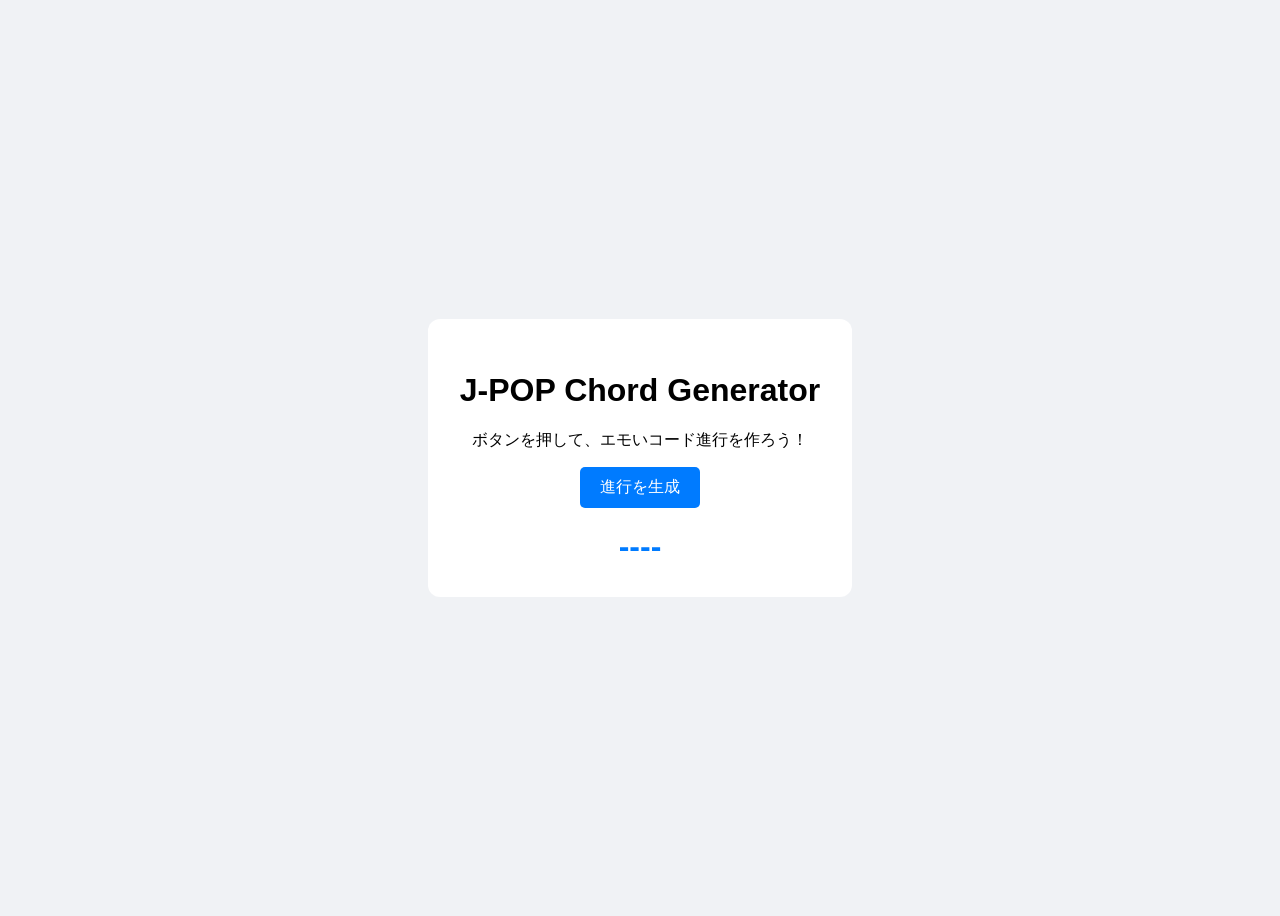
<file: index.html>
<!DOCTYPE html>
<html lang="ja">
<head>
    <meta charset="UTF-8">
    <link href="style.css" rel="stylesheet">
    <title>J-POP Chord Generator</title>
    <link rel="stylesheet" href="style.css">
</head>
<body>
    <div class="container">
        <h1>J-POP Chord Generator</h1>
        <p>ボタンを押して、エモいコード進行を作ろう！</p>
        <button id="generateBtn">進行を生成</button>
        <div id="display" class="chord-display">----</div>
    </div>
    <script src="script.js"></script>
</body>
</html>
</file>
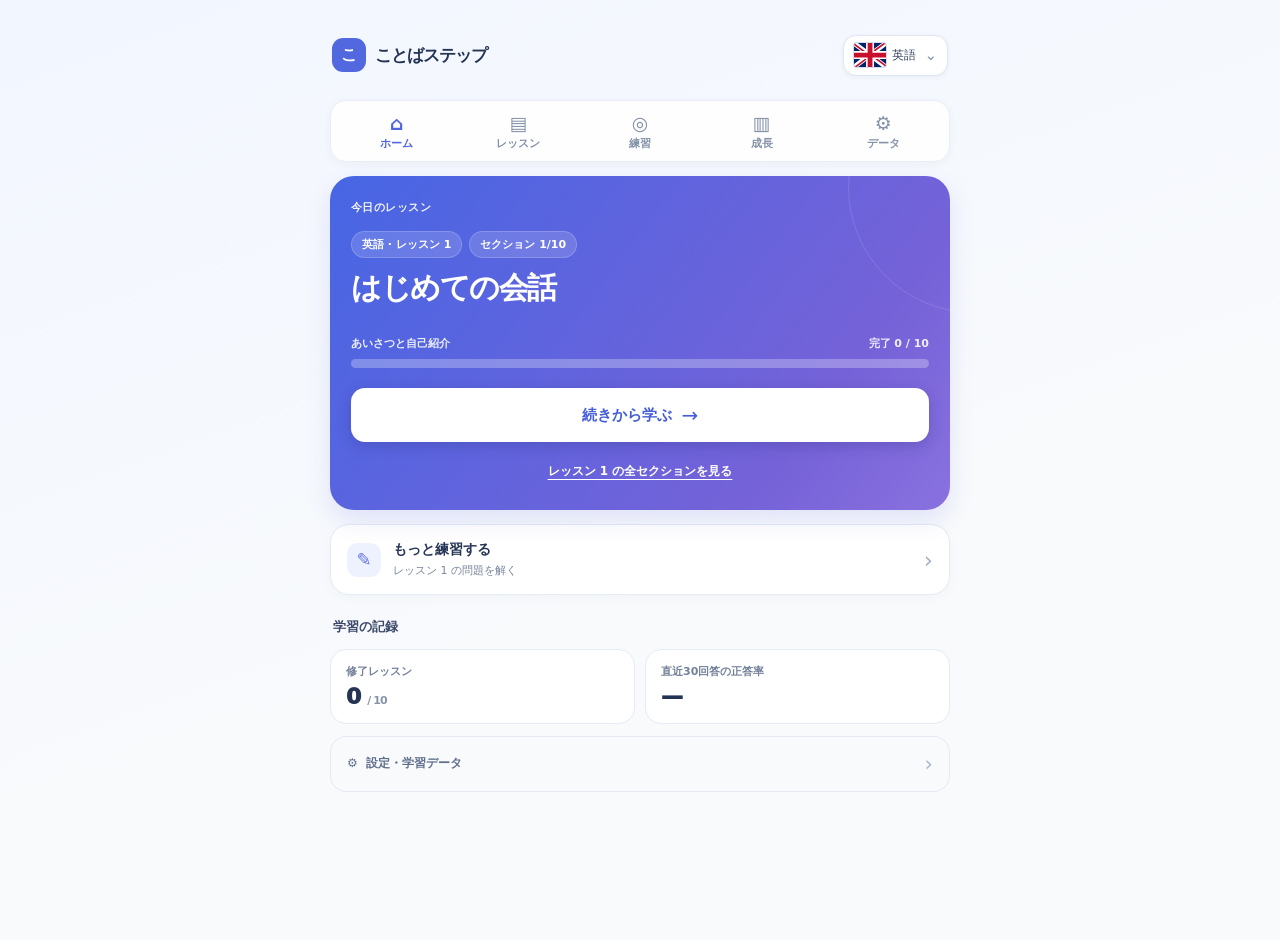
<file: kotoba/index.html>
<!DOCTYPE html>
<html lang="ja"><head><meta charset="UTF-8"><meta name="viewport" content="width=device-width,initial-scale=1"><title>ことばステップ v10 ・ 学習パス</title><style>
.ks-root{font-family:ui-rounded,"Hiragino Kaku Gothic ProN","Noto Sans JP",system-ui,sans-serif;color:#20304d;background:linear-gradient(160deg,#f2f6ff,#f8fafc 60%);padding:16px;border-radius:18px;min-height:620px}.ks-root *{box-sizing:border-box}.ks-root button,.ks-root select,.ks-root textarea{font:inherit}.ks-root button{cursor:pointer}.ks-root button:disabled{opacity:.46;cursor:default}.ks-shell{max-width:920px;margin:auto}.ks-top{display:flex;justify-content:space-between;align-items:center;gap:8px;flex-wrap:wrap;margin-bottom:20px}.ks-logo{font-weight:950;font-size:21px;letter-spacing:-.04em}.ks-logo b{display:inline-grid;place-items:center;background:#4f65e7;color:#fff;border-radius:12px;width:38px;height:38px;margin-right:8px}.ks-tabs{display:flex;gap:6px}.ks-tabs button{padding:9px 13px;border:0;background:#fff;color:#62708b;border-radius:12px;font-size:12px;font-weight:800}.ks-tabs button.ks-active{background:#e2eaff;color:#3651c2}.ks-hero{padding:25px;border-radius:21px;background:linear-gradient(105deg,#4665e5,#8065d7);color:#fff;display:flex;justify-content:space-between;align-items:center;gap:15px}.ks-hero h2{font-size:clamp(22px,4vw,29px);margin:7px 0}.ks-hero p{margin:7px 0;font-size:13px;line-height:1.65;color:#edf0ff}.ks-eyebrow{font-size:11px;letter-spacing:.1em;font-weight:900;opacity:.8}.ks-level{border:2px solid #ffffff6e;background:#ffffff20;border-radius:18px;text-align:center;padding:16px 22px;min-width:107px}.ks-level strong{font-size:32px;display:block}.ks-level span{font-size:10px}.ks-btn{display:inline-flex;align-items:center;justify-content:center;gap:7px;border:none;border-radius:12px;padding:12px 16px;background:#4865e8;color:#fff;font-weight:850;font-size:13px}.ks-btn.ks-main{background:#fff;color:#3b54dc}.ks-btn.ks-secondary{background:#eef1ff;color:#3b56c6}.ks-btn.ks-muted{background:#f0f2f8;color:#5d6b83}.ks-btn.ks-danger{background:#fff0f1;color:#bd3548}.ks-btn.ks-sm{padding:9px 11px;font-size:12px}.ks-grid3{display:grid;grid-template-columns:repeat(3,minmax(0,1fr));gap:11px}.ks-lang{border:2px solid #e4e9f4;text-align:left;background:white;border-radius:17px;padding:16px;min-width:0}.ks-lang.ks-picked{border-color:#6c80ec;background:#f7f8ff}.ks-lang .ks-flag{font-size:28px;display:block}.ks-lang strong{display:block;font-size:17px;margin:8px 0 3px}.ks-lang small{font-size:11px;color:#68758d}.ks-h3{font-size:17px;font-weight:950;margin:22px 0 12px}.ks-cols{display:grid;grid-template-columns:1fr 1fr;gap:13px;margin:13px 0}.ks-panel{background:#fff;border:1px solid #e3e9f2;border-radius:18px;padding:18px;min-width:0}.ks-panel h3{font-size:16px;margin:0 0 8px}.ks-sub{font-size:12px;color:#71809a;line-height:1.7}.ks-field{margin:12px 0;display:flex;justify-content:space-between;align-items:center;gap:8px;flex-wrap:wrap}.ks-field label{font-size:13px;font-weight:850}.ks-field select{border-radius:9px;border:1px solid #dfe5f0;padding:8px;background:#fff;color:#24344e}.ks-check{display:inline-flex;align-items:center;gap:5px;font-size:12px;font-weight:800}.ks-check input{accent-color:#4a65e5;width:16px;height:16px}.ks-progress-row{margin:13px 0}.ks-progress-row .ks-line{display:flex;justify-content:space-between;font-size:12px;margin-bottom:5px}.ks-track{height:8px;border-radius:20px;background:#edf0f7;overflow:hidden}.ks-track i{display:block;height:100%;background:linear-gradient(90deg,#556cf1,#34c5a8)}.ks-statline{display:grid;grid-template-columns:repeat(3,1fr);gap:7px}.ks-stat{background:#f5f7fc;border-radius:11px;padding:11px 8px;text-align:center}.ks-stat strong{font-size:20px;display:block}.ks-stat small{color:#6e7a8d;font-size:10px}.ks-note{background:#edf3ff;color:#596a88;border-radius:11px;padding:11px 13px;line-height:1.7;font-size:11px;margin:13px 0}.ks-section{margin:18px 0}.ks-lesson{max-width:720px;margin:0 auto}.ks-lesson-head{display:flex;gap:10px;align-items:center}.ks-lesson-head .ks-track{flex:1;height:12px}.ks-lesson-head span{font-weight:850;font-size:12px;color:#63718e}.ks-card{border:1px solid #dfe6f1;background:#fff;border-radius:20px;padding:23px;margin:17px 0}.ks-tag{display:inline-block;background:#edf1ff;color:#4c61c7;font-weight:850;font-size:11px;border-radius:8px;padding:7px 9px}.ks-card h2{font-size:21px;line-height:1.5;margin:16px 0}.ks-prompt{font-size:22px;font-weight:800;margin:16px 0;line-height:1.65;white-space:pre-wrap;overflow-wrap:anywhere}.ks-prompt.ks-reading{font-size:18px;border-left:4px solid #7891ee;background:#f7f9ff;padding:14px;border-radius:6px;font-weight:600}.ks-q{font-weight:800;font-size:14px;margin:15px 0}.ks-choices{display:grid;grid-template-columns:1fr 1fr;gap:10px}.ks-choice{border:2px solid #e3e9f2;background:#fff;color:#24344f;text-align:left;border-radius:13px;padding:15px;font-weight:750;min-height:63px}.ks-choice:hover:not(:disabled){border-color:#93a2ed}.ks-choice.ks-selected{border-color:#576fe9;background:#eef1ff}.ks-choice.ks-correct{border-color:#2bc39d;background:#e3fbf4}.ks-choice.ks-wrong{border-color:#e9596b;background:#ffeff0}.ks-tools{display:flex;justify-content:space-between;align-items:center;gap:8px;margin-top:18px;flex-wrap:wrap}.ks-feedback{border-radius:12px;padding:13px;font-size:13px;line-height:1.7;margin-top:15px}.ks-feedback.good{background:#e2faf1;color:#176c52}.ks-feedback.bad{background:#fff0ed;color:#ae394a}.ks-feedback strong{display:block}.ks-tiles{display:flex;gap:7px;flex-wrap:wrap;min-height:55px;padding:10px;border:1px dashed #bec9df;border-radius:12px;margin:13px 0;background:#f9fbff}.ks-tile{border:1px solid #cfd8eb;background:#fff;border-radius:9px;padding:10px;font-weight:800}.ks-tile:disabled{opacity:.3}.ks-stages{display:grid;grid-template-columns:repeat(4,minmax(0,1fr));gap:8px}.ks-stage{border:1px solid #e3e9f3;border-radius:12px;background:white;padding:12px}.ks-stage h4{margin:0 0 7px;font-size:13px}.ks-stage small{font-size:10px;color:#70809a}.ks-stage .ks-track{margin-top:10px}.ks-results{text-align:center;max-width:680px;margin:35px auto}.ks-results .ks-panel{padding:30px}.ks-medal{font-size:49px}.ks-results h2{font-size:27px}.ks-summaries{display:flex;gap:7px;justify-content:center;flex-wrap:wrap;margin:17px 0}.ks-chip{padding:7px 10px;background:#eef2ff;color:#5165aa;font-size:11px;border-radius:99px;font-weight:800}.ks-root textarea{width:100%;min-height:120px;border-radius:12px;border:1px solid #dfe5f0;padding:10px;font-size:11px}.ks-root .ks-hide{display:none}.ks-root button:focus-visible,.ks-root select:focus-visible,.ks-root textarea:focus-visible{outline:3px solid #a5b7ff;outline-offset:2px}@media(max-width:620px){.ks-root{padding:10px}.ks-hero{padding:17px}.ks-level{padding:10px;min-width:80px}.ks-level strong{font-size:26px}.ks-grid3{gap:6px}.ks-lang{padding:11px 7px;border-radius:12px}.ks-lang strong{font-size:13px}.ks-lang small{font-size:10px}.ks-lang .ks-flag{font-size:25px}.ks-cols{grid-template-columns:1fr}.ks-stages{grid-template-columns:1fr 1fr}.ks-choices{grid-template-columns:1fr}.ks-card{padding:16px}.ks-top{flex-direction:column;align-items:stretch}.ks-tabs{justify-content:space-between}.ks-tabs button{flex:1}.ks-statline{gap:5px}}

.ks-version{font-size:10px;color:#8592b4;font-weight:700}.ks-hero h2{font-size:clamp(21px,3.2vw,29px)}.ks-btn.ks-hero-outline{background:transparent;border:1px solid #ffffff8f;color:white}.ks-actions{display:flex;gap:9px;flex-wrap:wrap;margin-top:17px}.ks-heading{padding:4px 0 12px}.ks-heading h2{margin:7px 0;font-size:25px}.ks-eyebrow.ks-dark{color:#6179de}.ks-lvcard{text-align:left;cursor:pointer;color:#223556;min-height:112px}.ks-lvcard b{display:block;margin:7px 0;line-height:1.3;font-size:12px}.ks-lvcard.ks-focus{border:2px solid #627bff;background:#f4f6ff}.ks-lvcard .ks-track{margin:7px 0}.ks-stages{grid-template-columns:repeat(5,minmax(0,1fr))}.ks-focuspanel{margin:19px 0}.ks-focuspanel h2{margin:12px 0 4px}.ks-sectionlist{display:grid;gap:10px;margin-top:17px}.ks-unit{display:flex;align-items:center;gap:15px;padding:15px;background:#f8faff;border:1px solid #e4eafa;border-radius:13px}.ks-num{width:36px;height:36px;display:grid;place-items:center;border-radius:11px;color:#4d67de;background:#e7ebff;font-weight:950;flex:none}.ks-unitbody{flex:1;min-width:0}.ks-unitbody strong{display:block;margin:0 0 4px}.ks-unitbody p{margin:0 0 6px}.ks-study h2{margin:14px 0}.ks-studybadge{display:inline-block;background:#dff7ed;color:#176550;border-radius:9px;padding:7px 11px;margin-top:18px;font-size:12px;font-weight:900}.ks-explain{line-height:2;padding:15px;background:#f8faff;border-radius:13px;font-size:15px;margin:15px 0}.ks-formula{background:#edf1ff;border-left:4px solid #5f79ec;padding:16px;border-radius:10px;margin:16px 0}.ks-formula span{display:block;color:#61719c;font-size:11px;margin-bottom:9px}.ks-formula strong{font-size:19px}.ks-examples{display:grid;gap:9px;margin:17px 0}.ks-example{display:flex;align-items:center;gap:12px;padding:12px;border:1px solid #e0e8f5;border-radius:12px}.ks-example>span{flex:none;border-radius:8px;color:#4b65d8;background:#edf1ff;padding:5px 9px;font-weight:900}.ks-example>div{flex:1}.ks-example strong{font-size:15px}.ks-example p{color:#63738a;font-size:12px;margin:4px 0 0}.ks-answer{width:100%;padding:15px;border:2px solid #dfe6f5;border-radius:12px;color:#22324c;background:white;font:inherit;font-size:17px;margin:10px 0}.ks-answer:focus{outline:2px solid #8d9ffc;border-color:#7187ee}.ks-switch{display:flex;margin:12px 0;cursor:pointer}.ks-mt{margin-top:16px}.ks-center{justify-content:center}.ks-audio{display:flex;gap:11px;align-items:center;flex-wrap:wrap;padding:15px 0}.ks-progress-row{margin:10px 0}.ks-panel>.ks-btn{margin-top:10px}.ks-statline{margin:12px 0}.ks-root textarea{font-size:13px;line-height:1.5}.ks-root button{transition:background .12s,border-color .12s}.ks-stage.ks-lvcard:hover{background:#edf1ff}.ks-root input[type=checkbox]{accent-color:#546bec}.ks-root input:focus-visible{outline:3px solid #b1bffc}.ks-root h2{line-height:1.45}
@media(max-width:820px){.ks-stages{grid-template-columns:repeat(3,minmax(0,1fr))}.ks-tabs{flex-wrap:wrap}.ks-top{align-items:flex-start}.ks-unit{flex-wrap:wrap}.ks-unit .ks-btn{margin-left:51px}}
@media(max-width:620px){.ks-stages{grid-template-columns:repeat(2,minmax(0,1fr))}.ks-hero{align-items:flex-start;flex-direction:column}.ks-level{min-width:130px}.ks-unit{gap:8px}.ks-unit .ks-btn{margin-left:0}.ks-unitbody{min-width:calc(100% - 50px)}.ks-top{gap:13px}.ks-tabs button{padding:8px 7px;font-size:11px}.ks-actions .ks-btn{flex:1}.ks-example>div{min-width:0}.ks-lesson-head{flex-wrap:wrap}.ks-study{padding:14px}}

.ks-tabs button{white-space:nowrap}.ks-switch input{flex:none}.ks-root{word-break:normal}

/* v4: 画面右上の小さな国旗と、言語選択画面 */
.ks-topright{display:flex;align-items:center;gap:10px;min-width:0}
.ks-flagbutton{background:#fff;border:1px solid #dae3f5;border-radius:12px;min-height:39px;padding:5px 8px;display:inline-flex;align-items:center;gap:3px;box-shadow:0 3px 12px #2a46780b;flex:none}
.ks-flagbutton span:first-child{font-size:25px;line-height:1}
.ks-flagchevron{font-size:13px;color:#657694}
.ks-flagbutton:hover{background:#eef3ff;border-color:#7b91e6}
.ks-languagegrid .ks-lang{text-align:center;min-height:190px;padding:20px 12px}
.ks-languagegrid .ks-flag{font-size:48px}
.ks-languagegrid .ks-lang strong{font-size:19px}
.ks-languagegrid .ks-lang em{display:block;font-size:11px;color:#3656bd;margin-top:9px;font-style:normal;font-weight:800}
.ks-featurephrase{font-size:clamp(20px,3.5vw,28px);font-weight:850;color:#20365a;background:#f6f8ff;border:1px solid #e2e8ff;border-radius:16px;padding:24px 18px;line-height:1.6;overflow-wrap:anywhere;margin:19px 0}
.ks-vocbox{border:1px solid #d0e9dd;border-radius:14px;background:#f1fff8;padding:17px;margin-top:22px}
.ks-vocbox h3{margin:0 0 6px;color:#166a50}
.ks-btn.ks-wordbtn{background:#209b79;color:#fff}
.ks-btn.ks-wordbtn:hover{background:#178a69}
@media(max-width:620px){.ks-top{display:flex;flex-direction:column;align-items:stretch}.ks-topright{width:100%;justify-content:space-between;gap:5px}.ks-flagbutton{margin-left:auto;min-width:56px}.ks-languagegrid{grid-template-columns:repeat(3,minmax(0,1fr))}.ks-languagegrid .ks-lang{padding:16px 6px;min-height:168px}.ks-languagegrid .ks-flag{font-size:34px}.ks-languagegrid .ks-lang strong{font-size:14px}.ks-languagegrid .ks-lang small{font-size:10px}.ks-vocbox .ks-btn{width:100%}}
@media(max-width:420px){.ks-topright{flex-wrap:wrap}.ks-tabs{flex:1;min-width:235px}.ks-tabs button{font-size:10px;padding:8px 5px}.ks-flagbutton{min-width:46px}.ks-languagegrid{gap:5px}}

/* v4.1: mobile browser layout and reliable inline flag SVGs */
html{color-scheme:light}
body{margin:0;min-height:100vh;background:#f2f6ff}
.ks-root{border-radius:0;min-height:100vh;min-height:100dvh;padding:20px max(12px,env(safe-area-inset-right)) max(20px,env(safe-area-inset-bottom)) max(12px,env(safe-area-inset-left));overflow-x:clip}
.ks-shell{width:100%}
.ks-flagbutton span:first-child{display:flex;align-items:center}
.ks-flagbutton svg{width:34px;height:23px}
.ks-languagegrid .ks-flag svg{width:57px;height:38px}
.ks-root button,.ks-root select,.ks-root input{touch-action:manipulation}
@media(max-width:620px){
.ks-root{padding-top:max(12px,env(safe-area-inset-top))}
.ks-hero{flex-direction:column;align-items:stretch}
.ks-level{min-width:0;align-self:flex-start}
.ks-lesson-head{flex-wrap:wrap}
.ks-tools{align-items:stretch}
.ks-tools .ks-btn{min-height:42px}
.ks-languagegrid .ks-flag svg{width:52px;height:34px}
.ks-root input,.ks-root textarea{font-size:16px}
}

/* v5 practice selection -> level selection */
.ks-practicegrid{display:grid;grid-template-columns:repeat(2,minmax(0,1fr));gap:14px;margin:12px 0 20px}
.ks-practicecard{display:flex;gap:16px;align-items:center;text-align:left;background:#fff;color:#20304d;border:2px solid #e3e9f5;border-radius:20px;padding:20px 17px;min-height:115px;box-shadow:0 6px 20px #26397408;transition:border-color .15s,transform .15s,box-shadow .15s}
.ks-practicecard:hover,.ks-practicecard:focus-visible{border-color:#7287ec;box-shadow:0 8px 25px #4057bd18;transform:translateY(-1px)}
.ks-practiceicon{width:60px;height:60px;border-radius:17px;flex:none;display:grid;place-items:center;font-size:30px;background:#eef1ff}
.ks-practicebody{display:flex;flex-direction:column;gap:6px;flex:1;min-width:0}
.ks-practicebody strong{font-size:19px;font-weight:900}
.ks-practicebody small{font-size:12px;color:#697895;line-height:1.6}
.ks-practicearrow{font-size:29px;color:#8f9cbb}
.ks-mode-green .ks-practiceicon,.ks-mode-green.ks-modebadge{background:#dcf9ed}
.ks-mode-blue .ks-practiceicon,.ks-mode-blue.ks-modebadge{background:#e1f2ff}
.ks-mode-orange .ks-practiceicon,.ks-mode-orange.ks-modebadge{background:#fff0dc}
.ks-mode-pink .ks-practiceicon,.ks-mode-pink.ks-modebadge{background:#ffe8f1}
.ks-mode-purple .ks-practiceicon,.ks-mode-purple.ks-modebadge{background:#e9e9ff}
.ks-modeheading{display:flex;align-items:center;gap:16px;margin-top:10px}
.ks-modebadge{display:grid;place-items:center;flex:none;width:64px;height:64px;border-radius:17px;font-size:30px}
.ks-backlink{border:none;background:transparent;color:#5069cf;font-weight:850;padding:10px 0;font-size:13px}
.ks-root .ks-practicecard:focus-visible,.ks-backlink:focus-visible{outline:3px solid #8da6ff;outline-offset:2px}
@media(max-width:650px){.ks-practicegrid{grid-template-columns:1fr;gap:10px}.ks-practicecard{min-height:95px;padding:14px}.ks-practiceicon{width:52px;height:52px;font-size:27px}.ks-practicebody strong{font-size:17px}.ks-modeheading{gap:12px}.ks-modebadge{width:52px;height:52px;font-size:26px}}

/* v5.1 | Adopted A homepage only; lesson, practice and progress pages unchanged. */
.ks-home-page{font-family:ui-rounded,"Hiragino Kaku Gothic ProN","Noto Sans JP",system-ui,sans-serif;width:100%;max-width:620px;margin:0 auto;padding:0 0 92px;color:#243453}
.ks-home-page button{cursor:pointer;font:inherit;touch-action:manipulation}
.ks-home-page button:focus-visible{outline:3px solid #9f8aff;outline-offset:3px}
.ks-home-top{height:70px;display:flex;align-items:center;justify-content:space-between;gap:10px;padding:0 2px;margin:0 0 10px}
.ks-home-brand{display:flex;align-items:center;gap:9px;font-size:17px;letter-spacing:-.055em;font-weight:900;white-space:nowrap}
.ks-home-brandmark{display:grid;place-items:center;width:34px;height:34px;background:#5268df;color:#fff;border-radius:11px;font-size:16px;font-weight:950;letter-spacing:0;flex:none}
.ks-home-lang{min-height:41px;display:inline-flex;align-items:center;gap:6px;border:1px solid #dfe6f2;background:white;color:#344361;border-radius:13px;padding:6px 10px;font-size:12px!important;font-weight:850;box-shadow:0 1px 5px #1e315810;white-space:nowrap}
.ks-home-lang svg{width:28px!important;height:19px!important;border-radius:3px;flex:none}
.ks-home-chevron{font-size:15px;color:#8491aa;margin-left:2px}
.ks-home-hero{background:linear-gradient(127deg,#4766e4,#7562d8 76%,#8971df);color:#fff;border-radius:24px;padding:24px 21px 21px;min-height:315px;position:relative;overflow:hidden;box-shadow:0 10px 25px #5f69dc28}
.ks-home-hero::after{content:"";pointer-events:none;position:absolute;right:-150px;top:-115px;width:250px;height:250px;border:1px solid #ffffff20;border-radius:50%}
.ks-home-eyebrow{font-size:11px;font-weight:800;letter-spacing:.04em;opacity:.93;margin-bottom:16px}
.ks-home-tags{display:flex;flex-wrap:wrap;gap:7px;margin-bottom:10px}
.ks-home-tags span{border:1px solid #ffffff2e;background:#ffffff25;border-radius:100px;padding:5px 10px;color:#fff;font-size:11px;font-weight:800}
.ks-home-hero h1{font-size:clamp(23px,6.8vw,30px);line-height:1.3;letter-spacing:-.05em;margin:0 0 14px;font-weight:900;min-height:54px;overflow-wrap:anywhere}
.ks-home-progress{margin:0 0 20px}
.ks-home-progressmeta{display:flex;justify-content:space-between;align-items:baseline;gap:10px;font-size:11px;color:#eef0ff;margin-bottom:8px;font-weight:760}
.ks-home-progressmeta span:first-child{min-width:0;overflow-wrap:anywhere}
.ks-home-progressmeta span:last-child{flex:none}
.ks-home-progressbar{height:7px;border-radius:99px;overflow:hidden;background:#ffffff45}
.ks-home-progressbar i{display:block;height:100%;border-radius:inherit;background:white;transition:width .2s}
.ks-home-cta{width:100%;min-height:54px;display:flex;align-items:center;justify-content:center;gap:10px;border:0;border-radius:14px;background:#fff;color:#455ed8;font-weight:900!important;font-size:15px!important;box-shadow:0 4px 14px #212c7840}
.ks-home-cta span{font-size:20px;font-weight:500}
.ks-home-lower{padding:14px 0 0}
.ks-home-practice{width:100%;display:flex;align-items:center;text-align:left;gap:12px;padding:16px;border-radius:19px;background:white;border:1px solid #e5eaf4;color:#253554;box-shadow:0 3px 12px #2a376108}
.ks-home-practice-icon{width:34px;height:34px;display:grid;place-items:center;flex:none;background:#eef2ff;border-radius:11px;color:#6574e9;font-size:18px}
.ks-home-practice-copy{display:flex;flex-direction:column;gap:4px;flex:1;min-width:0}
.ks-home-practice-copy strong{font-size:14px;font-weight:850}
.ks-home-practice-copy small{color:#78859d;font-size:11px}
.ks-home-next{font-size:23px;font-weight:400;color:#a3afc4}
.ks-home-heading{font-size:13px;font-weight:850;margin:23px 3px 12px;color:#3c4968}
.ks-home-stats{display:grid;grid-template-columns:1fr 1fr;gap:10px}
.ks-home-stat{background:#fff;border:1px solid #e5eaf4;border-radius:16px;padding:14px 15px}
.ks-home-stat small{display:block;color:#73809a;font-weight:650;font-size:11px}
.ks-home-stat strong{display:block;font-size:22px;font-weight:950;letter-spacing:-.04em;margin-top:5px}
.ks-home-stat strong span{font-size:11px;font-weight:750;color:#8793a8}
.ks-home-settings{width:100%;margin-top:12px;display:flex;align-items:center;justify-content:space-between;padding:15px 16px;background:transparent;border:1px solid #e5eaf3;border-radius:16px;color:#60708c;font-size:12px!important;font-weight:850!important;text-align:left}
.ks-home-settings span:last-child{font-size:21px;color:#aab7cb;font-weight:400}
.ks-home-bottom{height:70px;display:flex;align-items:center;justify-content:space-around;gap:4px;background:#ffffffef;border:1px solid #e9edf7;border-radius:20px;margin-top:20px;box-shadow:0 4px 20px #1b2b4c0b;padding:4px 8px}
.ks-home-bottom button{flex:1;display:flex;align-items:center;justify-content:center;flex-direction:column;gap:3px;border:0;background:transparent;color:#8492a8;font-size:10px!important;font-weight:750;min-width:0;padding:5px 1px}
.ks-home-bottom button span{font-size:21px;line-height:22px;font-weight:600}
.ks-home-bottom button.ks-home-nav-active{color:#5166df}
@media(max-width:620px){
 .ks-root:has(.ks-home-page){padding:10px 15px max(16px,env(safe-area-inset-bottom));min-height:100dvh}
 .ks-home-page{padding-bottom:calc(86px + env(safe-area-inset-bottom))}
 .ks-home-top{height:70px;margin-bottom:8px}
 .ks-home-hero{padding:23px 20px 21px;min-height:318px}
 .ks-home-bottom{position:fixed;z-index:20;bottom:0;left:0;right:0;height:calc(72px + env(safe-area-inset-bottom));padding:0 14px env(safe-area-inset-bottom);border-radius:0;border:0;border-top:1px solid #e8ecf4;margin:0;box-shadow:0 -3px 14px #1b2b4c0a;backdrop-filter:blur(12px)}
}
@media(max-width:360px){.ks-home-hero{padding:20px 16px}.ks-home-brand{font-size:15px}.ks-home-lang{padding:6px 8px}.ks-home-hero h1{font-size:24px}}

/* v6 Home: navigation directly below brand, never fixed or out of the first viewport */
.ks-home-page{padding-bottom:24px}
.ks-home-bottom{position:static!important;z-index:auto!important;inset:auto!important;top:auto!important;bottom:auto!important;left:auto!important;right:auto!important;margin:0 0 14px!important;height:62px!important;min-height:62px;box-shadow:0 2px 10px #1b2b4c0b!important;border:1px solid #e9edf7!important;border-radius:16px!important;padding:4px 7px!important;background:#ffffffee}
.ks-home-bottom button{font-size:11px!important;gap:2px!important}
.ks-home-bottom button span{font-size:19px}
.ks-sectionspage .ks-sectionshead{display:flex;justify-content:space-between;gap:10px;align-items:center;flex-wrap:wrap;margin-bottom:12px}
.ks-sectionspage .ks-sectionshead b{font-size:12px;color:#66758e}
.ks-sectionspage .ks-unit{min-width:0;align-items:center;padding:12px;gap:10px}
.ks-sectionspage .ks-unitbody strong{font-size:13px;line-height:1.4}
.ks-sectionspage .ks-unitbody .ks-sub{margin:3px 0 0;display:-webkit-box;-webkit-box-orient:vertical;-webkit-line-clamp:2;overflow:hidden;line-height:1.55}
.ks-sectionspage .ks-unitbody .ks-chip{display:none}
.ks-sectionspage .ks-unit .ks-btn{flex:none;white-space:nowrap}
.ks-heading:has(>.ks-backlink)>.ks-backlink{display:block;width:fit-content;margin:0 0 16px}
.ks-heading:has(>.ks-backlink)>.ks-eyebrow{display:block}
.ks-learnlevel-grid .ks-lvcard{text-align:left}
@media(max-width:620px){
 .ks-home-page{padding-bottom:26px!important}
 .ks-home-bottom{backdrop-filter:none!important}
 .ks-home-hero{min-height:300px}
 .ks-learnlevel-grid{grid-template-columns:repeat(2,minmax(0,1fr))}
 .ks-sectionspage{padding:14px}
 .ks-sectionspage .ks-unit{gap:8px;align-items:flex-start}
 .ks-sectionspage .ks-unitbody{flex:1;min-width:0}
 .ks-sectionspage .ks-unit .ks-btn{padding:9px;font-size:11px}
}


/* ことばステップ v6 UI改善案 | selected states, progress, clarity */
.ks-root{
 --ui-primary:#4866df;--ui-primary-deep:#304fbd;--ui-soft:#eff3ff;
 --ui-success:#12846b;--ui-success-soft:#e7f7f0;
 --ui-warning:#85520d;--ui-warning-soft:#fff4dd;
}
.ks-lvcard{border:2px solid #e2e8f4;border-radius:16px;background:#fff;
 box-shadow:0 2px 7px rgba(42,58,104,.035);
 transition:background-color .18s,border-color .18s,box-shadow .18s,transform .18s;
}
@media(hover:hover){.ks-lvcard:hover{border-color:#adbbef;background:#f9faff;box-shadow:0 6px 18px rgba(50,76,150,.12);transform:translateY(-2px)}}
.ks-lvcard.ks-focus,.ks-lvcard[aria-pressed="true"]{
 border-color:var(--ui-primary);background:linear-gradient(145deg,#f1f4ff,#f9faff);
 box-shadow:0 0 0 3px rgba(72,102,223,.12),0 7px 18px rgba(52,79,181,.11)
}
.ks-lvcard:focus-visible,.ks-unit .ks-btn:focus-visible{outline:3px solid #7594ff;outline-offset:3px}
.ks-track{height:10px;border-radius:99px;background:#e9edf5;overflow:hidden}
.ks-track i{display:block;height:100%;border-radius:99px;background:#4277ed;transition:width .25s ease}
.ks-track .ks-fill-complete{background:linear-gradient(90deg,#15a583,#0e866e)}
.ks-home-progressbar{height:9px}
.ks-home-progressbar i{background:#f3f9ff}
.ks-status{display:inline-flex;align-items:center;gap:4px;align-self:flex-start;
 padding:4px 7px;border-radius:8px;font-size:11px;line-height:1.3;font-weight:800;
 background:#eef1f5;color:#53617a}
.ks-status.ks-unmeasured{background:var(--ui-warning-soft);color:var(--ui-warning)}
.ks-status.ks-measured{background:#eaf4ff;color:#285bb5}
.ks-status.ks-mastered{background:var(--ui-success-soft);color:#0c755d}
.ks-lvcard .ks-cardmeta{display:block;font-size:11px;color:#53627b;margin:7px 0 5px;font-weight:760}
.ks-lvcard .ks-status{margin-top:8px}
.ks-sectionspage .ks-unit.ks-section-done{border-color:#bde9d8;background:#f5fcf8}
.ks-sectionspage .ks-section-done .ks-num{background:#dff5eb;color:#0c775d}
.ks-quick-more{margin-top:12px;display:flex;justify-content:center}
.ks-quick-more button{color:#fff;border:0;background:transparent;font-size:12px;font-weight:800;text-decoration:underline;text-underline-offset:4px;cursor:pointer;padding:9px}
.ks-insights{display:grid;grid-template-columns:repeat(3,minmax(0,1fr));gap:10px;margin:14px 0 15px}
.ks-insight{background:#f6f8ff;border:1px solid #e6ecf6;border-radius:16px;padding:15px 10px;min-width:0}
.ks-insight strong{display:block;font-size:24px;line-height:1.2;color:#223452;letter-spacing:-.04em}
.ks-insight small{display:block;margin-top:7px;font-size:11px;line-height:1.45;color:#5e6e87;font-weight:750}
.ks-insight .ks-insight-unit{font-size:13px;letter-spacing:normal;color:#66738c;margin-left:2px}
.ks-insight.ks-streak strong{color:#9b4c27}
.ks-insight.ks-time strong{color:#2a62c3}
.ks-insight.ks-accuracy strong{color:#14775f}
.ks-data-clarify{font-size:11px;color:#64728b;line-height:1.65;margin:6px 0 0}
.ks-preview-banner{font-size:11px;color:#4458b1;text-align:center;background:#eef2ff;
 border-radius:9px;padding:7px 10px;margin:0 auto 12px;max-width:920px}
@media(max-width:620px){
 .ks-insights{gap:6px}
 .ks-insight{padding:12px 7px;border-radius:13px}
 .ks-insight strong{font-size:21px}
 .ks-insight small{font-size:10px}
 .ks-lvcard{min-height:124px}
}
@media(prefers-reduced-motion:reduce){.ks-lvcard,.ks-track i{transition:none}.ks-lvcard:hover{transform:none}}


/* v8 script-first curriculum + learning cards */
.ks-standard{display:block;font-size:11px;color:#506989;font-weight:800;margin:4px 0 7px}
.ks-root .ks-lesson h2{line-height:1.35}
.ks-foundation-examples{display:grid;grid-template-columns:repeat(2,minmax(0,1fr));gap:9px;margin:18px 0}
.ks-foundation-example{display:grid;grid-template-columns:1fr auto;gap:3px 5px;background:#f6f8ff;border:1px solid #e4ebfa;padding:13px;border-radius:14px;min-width:0}
.ks-foundation-example strong{grid-column:1;font-size:28px;color:#213665;overflow-wrap:anywhere;line-height:1.3}
.ks-foundation-example span{font-size:14px;font-weight:850;color:#3154ba}
.ks-foundation-example small{grid-column:1;font-size:11px;color:#65738c;line-height:1.5}
.ks-foundation-hear{grid-column:2;grid-row:1/4;align-self:center;background:#e7edff;border:none;border-radius:12px;min-width:38px;min-height:42px;cursor:pointer}
.ks-foundation-feature{display:flex;gap:12px;flex-wrap:wrap;margin:18px 0 13px;padding:16px;border-radius:18px;background:#f3f6ff;color:#253e86;align-items:center;justify-content:center;font-size:36px;font-weight:850;line-height:1.5}
.ks-foundation-question{min-height:105px;font-size:clamp(28px,7vw,48px);overflow-wrap:anywhere;text-align:center}
.ks-foundation-input{display:block;width:100%;max-width:580px;padding:16px 18px;font-size:23px;border-radius:14px;border:2px solid #bfcbea;color:#20304d;background:#fff;letter-spacing:.02em}
.ks-foundation-input:focus{outline:3px solid #cbd5ff;outline-offset:2px;border-color:#526ee8}
.ks-field-label{font-weight:820;color:#53617a;display:block;margin:8px 0}
.ks-foundation-score{text-align:center;margin:23px auto;font-size:56px;font-weight:900;color:#415ee2}
.ks-foundation-score span{font-size:16px;color:#606f8b;font-weight:750}
#ks-foundation-canvas{display:block;width:100%;max-width:450px;height:195px;margin:13px auto 15px;border:2px dashed #aebae4;border-radius:18px;background:repeating-linear-gradient(0deg,#fff,#fff 48%,#edf1fa 49%,#edf1fa 50%,#fff 51%);touch-action:none;cursor:crosshair}
.ks-root .ks-study .ks-tools{gap:12px;flex-wrap:wrap}
@media(max-width:460px){.ks-foundation-examples{gap:7px}.ks-foundation-example{padding:10px}.ks-foundation-example strong{font-size:25px}.ks-foundation-score{font-size:48px}}


/* v9: level reference beneath main navigation */
.ks-country-flag{display:inline-block;object-fit:cover;vertical-align:middle;border-radius:3px;box-shadow:0 0 0 1px #d4ddeb;flex:none}
.ks-flagbutton .ks-country-flag,.ks-home-lang .ks-country-flag{width:32px!important;height:24px!important}
.ks-languagegrid .ks-country-flag{width:62px!important;height:46px!important;border-radius:5px}
.ks-benchmark-link{width:100%;display:flex;align-items:center;gap:12px;min-height:66px;border:1px solid #dce4f5;border-radius:16px;background:#fff;text-align:left;padding:11px 15px;margin:12px 0 17px;box-shadow:0 3px 12px rgba(40,59,110,.045);cursor:pointer;color:#213456}
.ks-benchmark-link:hover{border-color:#a8b7e9;background:#fafbff}
.ks-benchmark-link:focus-visible,.ks-benchmark-item:focus-visible,.ks-backlink:focus-visible{outline:3px solid #7690ec;outline-offset:3px}
.ks-benchmark-symbol{display:grid;place-items:center;flex:none;width:38px;height:38px;border-radius:11px;background:#eef2ff;color:#4964d6;font-size:22px}
.ks-benchmark-copy{display:flex;flex-direction:column;gap:4px;flex:1;min-width:0}
.ks-benchmark-copy strong{font-size:13px;font-weight:850;letter-spacing:.01em}
.ks-benchmark-copy small{font-size:11px;font-weight:600;color:#64748b;overflow:hidden;text-overflow:ellipsis;white-space:nowrap}
.ks-benchmark-arrow{font-size:24px;color:#8e9ab2;font-weight:400}
.ks-benchmark-page{max-width:920px;margin:0 auto 24px}
.ks-benchmark-intro{margin:13px 0 18px}
.ks-benchmark-intro h1{font-size:clamp(24px,5vw,29px);letter-spacing:-.04em;margin:7px 0 8px}
.ks-benchmark-intro p{font-size:13px;line-height:1.7;color:#63718a;margin:0}
.ks-benchmark-list{display:grid;grid-template-columns:repeat(2,minmax(0,1fr));gap:10px}
.ks-benchmark-item{display:flex;gap:10px;text-align:left;align-items:flex-start;padding:13px 14px;background:#fff;border:1px solid #e2e8f4;border-radius:16px;cursor:pointer;color:#283a58;min-width:0}
.ks-benchmark-item:hover{border-color:#b3c1f0;background:#fafbff}
.ks-benchmark-index{display:grid;place-items:center;flex:0 0 30px;height:30px;border-radius:10px;background:#eaf0ff;color:#3553cb;font-weight:900;font-size:13px}
.ks-benchmark-item-body{display:flex;flex-direction:column;min-width:0;gap:8px;flex:1}
.ks-benchmark-item-top{display:flex;flex-direction:column;align-items:flex-start;gap:4px}
.ks-benchmark-item-top strong{font-size:14px;line-height:1.35}
.ks-benchmark-mini{font-size:10px;color:#677793;white-space:nowrap}
.ks-benchmark-level{font-size:12px;font-weight:750;color:#3658c3;background:#edf2ff;padding:5px 8px;border-radius:7px;align-self:flex-start;line-height:1.4}
.ks-benchmark-track{height:6px;width:100%;display:block;border-radius:99px;background:#e9eef7;overflow:hidden}
.ks-benchmark-track i{height:100%;display:block;background:#4277ed;border-radius:99px}
.ks-benchmark-caution{font-size:12px;color:#6b7890;line-height:1.75;padding:12px 4px}
.ks-home-page .ks-benchmark-link{margin-top:10px;margin-bottom:14px}
@media(max-width:650px){.ks-benchmark-list{grid-template-columns:1fr}.ks-benchmark-link{padding:10px 12px}.ks-benchmark-copy small{font-size:10px}.ks-benchmark-item{padding:13px}.ks-home-bottom button{padding:5px 1px}}

/* Learning Path v10 - desktop and mobile */
.ks-path-page{max-width:1000px;margin:0 auto 30px;padding:2px 0 12px}
.ks-path-intro{padding:14px 4px 10px}
.ks-path-eyebrow{font-size:11px;color:#576cdb;font-weight:900;letter-spacing:.12em}
.ks-path-intro h1{font-size:clamp(23px,3vw,31px);margin:8px 0 7px;letter-spacing:-.04em;color:#223451}
.ks-path-intro p{font-size:12px;line-height:1.75;color:#687993;margin:0}
.ks-path-legend{display:flex;flex-wrap:wrap;gap:8px;margin:12px 0 14px}
.ks-path-key{background:#fff;border:1px solid #e1e7f3;color:#596a86;font-weight:800;font-size:11px;border-radius:40px;padding:8px 11px;display:inline-flex;gap:7px;align-items:center}
.ks-path-key-dot{height:10px;width:10px;border-radius:50%;background:#a9b3c8}
.ks-path-key-dot.is-done{background:#26bd8d}.ks-path-key-dot.is-current{background:#6874ef}
.ks-path-container{background:linear-gradient(180deg,#fafbff,#f7f9ff 45%,#f8fafc);border-radius:24px;border:1px solid #e6ecf8;padding:22px 20px 28px;overflow:visible}
.ks-path-steps{position:relative;display:flex;flex-direction:column;gap:24px;padding:18px 8px 14px}
.ks-path-steps::before{content:"";position:absolute;z-index:0;top:2px;bottom:2px;left:50%;transform:translateX(-50%);width:6px;border-radius:20px;background:#cdd7ed;box-shadow:inset 0 0 0 1px #bfcde7}
.ks-path-step{position:relative;display:grid;grid-template-columns:minmax(0,1fr) 106px minmax(0,1fr);align-items:center;min-height:140px;isolation:isolate}
.ks-path-center{grid-row:1;grid-column:2;display:flex;align-items:center;justify-content:center;z-index:2;position:relative}
.ks-path-node{display:flex;align-items:center;justify-content:center;position:relative;width:80px;height:80px;flex:none;border-radius:50%;border:5px solid #fff;cursor:pointer;font-size:29px;font-weight:900;font-family:inherit;transition:transform .18s, box-shadow .18s;line-height:1;touch-action:manipulation}
.ks-path-node:hover{transform:translateY(-3px) scale(1.035)}
.ks-path-node:focus-visible,.ks-path-card-action:focus-visible{outline:3px solid #3759e6;outline-offset:4px}
.ks-path-node.is-done{background:linear-gradient(145deg,#39d7a5,#139e76);color:#fff;box-shadow:0 10px 18px #1caa7b44,0 0 0 5px #d9faed}
.ks-path-node.is-current{background:linear-gradient(145deg,#7989ff,#5569e7);color:#fff;box-shadow:0 12px 24px #4a59bd4d,0 0 0 7px #dfe4ff}
.ks-path-node.is-locked{background:#e7ebf3;color:#8a97ac;box-shadow:0 6px 16px #3646671b,0 0 0 5px #f2f4f8}
.ks-path-node-index{position:absolute;bottom:-6px;right:-7px;display:flex;align-items:center;justify-content:center;height:27px;min-width:27px;padding:0 5px;border-radius:30px;background:#fff;color:#33415d;font-size:11px;box-shadow:0 3px 8px #283e6826;border:1px solid #e5e9f3}
.ks-path-card{grid-row:1;background:#fff;border:1px solid #e1e8f6;border-radius:19px;padding:16px 17px 14px;max-width:390px;width:100%;box-shadow:0 6px 20px #3145670b;position:relative;z-index:1;min-width:0}
.ks-path-step.is-left .ks-path-card{grid-column:1;justify-self:end;margin-right:12px}
.ks-path-step.is-right .ks-path-card{grid-column:3;justify-self:start;margin-left:12px}
.ks-path-card::after{content:"";width:12px;height:2px;background:#cbd5eb;position:absolute;top:50%}
.ks-path-step.is-left .ks-path-card::after{right:-12px}.ks-path-step.is-right .ks-path-card::after{left:-12px}
.ks-path-step.is-current .ks-path-card{border-color:#aab7ff;box-shadow:0 10px 30px #5266d119;background:linear-gradient(160deg,#fff,#fbfbff)}
.ks-path-cardheader{display:flex;align-items:center;justify-content:space-between;gap:8px;margin-bottom:7px}
.ks-path-num{font-size:11px;font-weight:900;color:#7786a2;letter-spacing:.04em}
.ks-path-state{font-size:10px;font-weight:900;white-space:nowrap;display:inline-flex;gap:5px;align-items:center;border-radius:99px;padding:5px 9px;background:#f0f2f6;color:#68758b}
.ks-path-state.is-done{background:#e7f9f1;color:#17815e}.ks-path-state.is-current{background:#ecedff;color:#4c5dde}
.ks-path-title{font-size:16px;color:#233450;font-weight:900;margin:0 0 6px;line-height:1.48;overflow-wrap:anywhere;letter-spacing:-.015em}
.ks-path-standard{color:#6e7b96;font-size:11px;line-height:1.6;margin:0 0 11px}
.ks-path-progressbar{height:7px;border-radius:20px;background:#eaf0f7;overflow:hidden;margin:10px 0 6px}
.ks-path-progressbar i{display:block;height:100%;background:#7185ee;border-radius:20px}
.ks-path-progressbar i.is-done{background:#27bd8c}
.ks-path-progress-text{font-size:11px;color:#73819a;font-weight:750}
.ks-path-card-action{background:#eef1ff;color:#475fd8;border:0;border-radius:10px;padding:10px 12px;font-size:12px;font-weight:900;cursor:pointer;min-height:38px;white-space:nowrap}
.ks-path-card-action:hover{background:#e1e7ff}.ks-path-card-action.is-done{color:#148260;background:#e4f8ee}
.ks-path-cardfooter{display:flex;align-items:center;justify-content:space-between;gap:9px;margin-top:9px}
.ks-path-note{border-radius:14px;background:#fff;border:1px solid #e5eaf6;color:#687993;padding:12px 14px;font-size:11px;line-height:1.7;margin-top:16px}
@media(max-width:700px){
.ks-path-page{padding:0}.ks-path-container{border-radius:18px;padding:13px 10px 22px}.ks-path-steps{padding:12px 1px;gap:16px}
.ks-path-steps::before{left:37px;transform:none;width:5px}
.ks-path-step{grid-template-columns:74px minmax(0,1fr);align-items:center;min-height:118px}
.ks-path-center{grid-column:1;grid-row:1;justify-content:flex-start;align-self:start;padding-top:10px;padding-left:2px}
.ks-path-node{width:70px;height:70px;font-size:25px;border-width:4px}
.ks-path-card,.ks-path-step.is-left .ks-path-card,.ks-path-step.is-right .ks-path-card{grid-column:2;grid-row:1;justify-self:stretch;max-width:none;margin:0 0 0 8px;padding:13px 12px 12px;border-radius:15px}
.ks-path-step.is-left .ks-path-card::after,.ks-path-step.is-right .ks-path-card::after{left:-10px;right:auto;width:10px;top:36px}
.ks-path-cardheader{flex-wrap:wrap;gap:4px}.ks-path-title{font-size:14px}.ks-path-cardfooter{flex-wrap:wrap}.ks-path-legend{gap:5px}.ks-path-key{font-size:10px;padding:6px 9px}
}
@media(prefers-reduced-motion:reduce){.ks-path-node{transition:none}}

</style></head><body><div id="kotoba-app" class="ks-root"><div class="ks-shell" id="ks-view"></div></div><script> const LESSONS={
 en:{
 v:[`hello=こんにちは;thank you=ありがとう;water=水;bread=パン;cat=猫;dog=犬;book=本;friend=友達;today=今日;tomorrow=明日;school=学校;coffee=コーヒー`, `station=駅;ticket=切符;breakfast=朝食;dinner=夕食;usually=普段;busy=忙しい;movie=映画;travel=旅行;weekend=週末;weather=天気;question=質問;answer=答え`, `appointment=予約;recommend=おすすめする;improve=改善する;experience=経験;direction=方向;already=すでに;perhaps=おそらく;reason=理由;explain=説明する;borrow=借りる;arrive=到着する;decide=決める`, `although=〜だけれども;unless=〜でない限り;despite=〜にもかかわらず;opportunity=機会;evidence=証拠;benefit=利点;concern=懸念;assumption=仮定;consequence=影響;reliable=信頼できる;efficient=効率的な;perspective=視点`],
 g:[`I ___ a student.~am~is~are~be~I に続くbe動詞は am。;She ___ cats.~likes~like~liking~to like~三人称単数の現在形には -s を付けます。;This is ___ apple.~an~a~the~are~母音で始まる単数名詞には an を使えます。;___ you from Japan?~Are~Is~Am~Be~主語 you には Are。`, `He ___ to work every day.~goes~go~going~gone~he は三人称単数なので goes。;Where ___ you go yesterday?~did~do~does~are~過去の疑問文には did。;I am ___ dinner now.~cooking~cook~cooked~cooks~現在進行形は be + -ing。;She is taller ___ me.~than~then~to~with~比較級には than。`, `I have lived here ___ 2020.~since~for~during~until~開始時点には since。;The letter ___ yesterday.~was sent~sent by~sending~has send~過去の受動態は was + 過去分詞。;This is the person ___ helped me.~who~where~when~whose~人を説明する関係代名詞は who。;Could you tell me where the station ___?~is~does~are~be~間接疑問文では通常の語順になります。`, `If I ___ you, I would apologize.~were~am~will be~be~現実と異なる仮定では If I were you。;Had I known, I ___ helped.~would have~will have~had~have~過去の仮定に反する結果は would have + 過去分詞。;___ the rain, we played.~Despite~Although~Because~Unless~名詞句 the rain の前は前置詞 Despite。;Not only he but also I ___ ready.~am~is~are~be~近い主語 I に一致します。`],
 l:[`Hello, how are you?=こんにちは、お元気ですか？;I like music.=私は音楽が好きです。;Where is my book?=私の本はどこですか？;Thank you very much.=本当にありがとうございます。`, `I take the train every morning.=私は毎朝電車に乗ります。;Are you free tomorrow?=明日は空いていますか？;I watched a movie yesterday.=私は昨日映画を見ました。;The station is near here.=駅はこの近くです。`, `Could you recommend a restaurant?=おすすめのレストランはありますか？;I have already finished my homework.=私はすでに宿題を終えました。;I would like to change my appointment.=予約を変更したいです。;Perhaps we should leave earlier.=もっと早く出発したほうがいいかもしれません。`, `Although it was difficult, we succeeded.=難しかったけれど、私たちは成功しました。;We need more reliable evidence.=もっと信頼できる証拠が必要です。;Unless it rains, the event will take place.=雨が降らない限りイベントは開催されます。;Efficiency is not the only concern.=効率だけが懸念事項ではありません。`],
 r:[`Mia has a dog. The dog is small and friendly.~ミアが飼っているのは？~犬~猫~鳥~魚~has a dog が手がかりです。;Ken lives in Tokyo. He likes reading books.~ケンの趣味は？~読書~水泳~料理~ダンス~likes reading books です。`, `Tom works at a cafe. He starts at nine every morning.~トムが仕事を始める時刻は？~午前9時~午前7時~正午~午後6時~starts at nine every morning に注目。;The library is closed today. It will open again tomorrow.~図書館はいつ再開する？~明日~今日~来週~昨日~tomorrow は明日。`, `We reserved a table for three, but one friend cannot come. I will call the restaurant.~電話する主な理由は？~予約人数の変更~道を尋ねる~料理への苦情~開店時間の確認~1人が来られなくなりました。;The museum is free on Fridays. On other days, adults pay ten dollars.~金曜日の入館料は？~無料~10ドル~5ドル~20ドル~free on Fridays です。`, `The team postponed the launch because tests revealed a safety issue.~発売延期の理由は？~安全上の問題~予算不足~悪天候~人員不足~because 以下が延期の理由です。;The reviewer recommends a different model because the battery is unreliable.~別の機種を勧める理由は？~電池の信頼性が低い~本体が高価~画面が暗い~重すぎる~unreliable は信頼できないという意味です。`],
 o:[`私は音楽が好きです。~I /like /music.~I like music.~主語→動詞→目的語。;これは私の本です。~This /is /my /book.~This is my book.~be動詞と所有格 my。`, `彼女は今勉強しています。~She /is /studying /now.~She is studying now.~be + -ing の現在進行形。;あなたはどこに住んでいますか？~Where /do /you /live?~Where do you live?~疑問詞 + do you + 動詞原形。`, `私は3年間英語を勉強しています。~I /have /studied /English /for /three years.~I have studied English for three years.~継続を表す現在完了。;駅までの行き方を教えてください。~Please /tell /me /how /to /get /to the station.~Please tell me how to get to the station.~how to get to ... は行き方。`, `時間があれば参加するのに。~If /I /had /time, /I /would /join.~If I had time, I would join.~仮定法過去は If + 過去形、would + 原形。;彼女は問題を解決しただけでなく原因も説明した。~She /not only /solved /the problem /but also /explained /the cause.~She not only solved the problem but also explained the cause.~not only ... but also ...。`]
 },
 ko:{
 v:[`안녕하세요=こんにちは;감사합니다=ありがとうございます;물=水;밥=ご飯;책=本;고양이=猫;개=犬;친구=友達;오늘=今日;내일=明日;학교=学校;커피=コーヒー`, `아침=朝;저녁=夕方;지하철=地下鉄;역=駅;표=切符;회사=会社;바쁘다=忙しい;어제=昨日;시간=時間;음식=食べ物;주말=週末;날씨=天気`, `예약=予約;방향=方向;짐=荷物;추천하다=おすすめする;경험=経験;이유=理由;보통=普段;가끔=時々;벌써=すでに;필요하다=必要だ;가능하다=可能だ;도착하다=到着する`, `그러나=しかし;그럼에도=それにもかかわらず;만약=もし;기회=機会;결정=決定;증거=証拠;장점=長所;우려=懸念;가정=仮定;결과=結果;신뢰하다=信頼する;효율적=効率的`],
 g:[`저는 학생___.~입니다~있습니다~갑니다~합니다~学生ですは 학생입니다。;학교___ 가요.~에~를~은~의~移動先は 에。;물___ 마셔요.~을~를~이~가~パッチムのある 물 には 을。;책___ 있어요.~이~가~를~에~パッチムのある 책 には 이。`, `어제 영화를 ___.~봤어요~봐요~볼 거예요~보세요~어제 に合わせて過去形。;내일 학교에 ___.~갈 거예요~갔어요~갑니다만~가던~未来の予定は 갈 거예요。;지금 밥을 ___.~먹고 있어요~먹었어요~먹을 거예요~먹습니다만~動作進行は -고 있어요。;커피를 ___ 않아요.~마시지~마셔서~마시고~마실~-지 않아요 は否定形。`, `비가 오___ 집에 있을 거예요.~면~고~지만~에서~条件は -면。;한국어를 잘하___ 싶어요.~고~서~면~지만~-고 싶어요 は〜したい。;버스가 늦___ 택시를 탔어요.~어서~지만~거나~면~原因の -어서。;선생님께서 지금 ___.~계세요~있어~있니~있는~尊敬の表現で 계세요。`, `아무리 바쁘___ 운동을 해요.~더라도~어서~고~면~譲歩の -더라도。;시간이 있___ 같이 갈 텐데요.~으면~어서~지만~다가~パッチムがある 있다 には -으면。;문제가 해결되___ 알려 주세요.~면~지만~고~기~条件は -면。;그 사실을 알___ 좋았을 텐데요.~았으면~고~는~자~過去の仮定です。`],
 l:[`안녕하세요. 반갑습니다.=こんにちは。お会いできてうれしいです。;저는 학생이에요.=私は学生です。;물을 주세요.=水をください。;책을 읽어요.=本を読みます。`, `내일 시간이 있어요?=明日時間がありますか？;지하철역이 어디예요?=地下鉄の駅はどこですか？;어제 영화를 봤어요.=昨日映画を見ました。;지금 조금 바빠요.=今、少し忙しいです。`, `예약을 변경하고 싶어요.=予約を変更したいです。;이 근처에 호텔이 있나요?=この近くにホテルはありますか？;벌써 숙제를 끝냈어요.=もう宿題を終えました。;시간이 더 필요해요.=もっと時間が必要です。`, `증거가 충분하지 않습니다.=証拠が十分ではありません。;효율적인 방법을 찾아야 해요.=効率的な方法を探す必要があります。;시간이 없다면 내일 해도 돼요.=時間がなければ明日してもいいです。;이 결정에는 장점도 있습니다.=この決定には長所もあります。`],
 r:[`민수는 학생입니다. 매일 학교에 갑니다.~ミンスの職業は？~学生~医師~料理人~運転手~학생 は学生です。;오늘은 월요일입니다. 지수는 책을 읽어요.~ジスは何をしますか？~本を読む~映画を見る~走る~料理する~책을 읽어요 とあります。`, `수진은 아침 일곱 시에 일어납니다. 여덟 시에 학교에 갑니다.~スジンが学校へ行く時刻は？~8時~7時~9時~6時~여덟 시 は8時。;도서관은 오늘 쉽니다. 내일 다시 엽니다.~図書館の再開はいつ？~明日~今日~来週~昨日~내일 は明日。`, `민지는 친구와 식당에 가려고 했지만 친구가 아파서 혼자 갔어요.~ミンジが一人で行った理由は？~友達の体調不良~道が分からない~雨が降った~予約がない~친구가 아파서 とあります。;이번 주 금요일에는 박물관 입장료가 무료입니다.~無料で入れるのは？~金曜日~月曜日~土曜日~水曜日~금요일 は金曜日。`, `회사는 안전 문제를 발견해서 새 제품 출시를 연기했습니다.~新製品を延期した理由は？~安全上の問題~予算不足~祝日~材料不足~안전 문제 は安全問題。;이 제품은 가격이 저렴하지만 배터리 성능이 안정적이지 않습니다.~製品の弱点は？~電池性能が不安定~価格が高い~画面が小さい~重すぎる~안정적이지 않습니다 は安定しないという意味。`],
 o:[`私は学生です。~저는 /학생이에요.~저는 학생이에요.~저는 は「私は」。;水をください。~물을 /주세요.~물을 주세요.~목적격 조사 을。`, `私は昨日映画を見ました。~저는 /어제 /영화를 /봤어요.~저는 어제 영화를 봤어요.~過去形 봤어요。;明日学校へ行きます。~내일 /학교에 /갈 거예요.~내일 학교에 갈 거예요.~未来表現 -ㄹ 거예요。`, `韓国語を勉強したいです。~한국어를 /공부하고 /싶어요.~한국어를 공부하고 싶어요.~動詞 -고 싶어요。;雨が降れば家にいます。~비가 /오면 /집에 /있을 거예요.~비가 오면 집에 있을 거예요.~条件の -면。`, `時間があれば一緒に行けるのに。~시간이 /있으면 /같이 /갈 텐데요.~시간이 있으면 같이 갈 텐데요.~仮定の -으면。;難しくても挑戦します。~어렵더라도 /도전할 거예요.~어렵더라도 도전할 거예요.~譲歩の -더라도。`]
 },
 zh:{
 v:[`你好=こんにちは;谢谢=ありがとう;水=水;米饭=ご飯;书=本;猫=猫;狗=犬;朋友=友達;今天=今日;明天=明日;学校=学校;咖啡=コーヒー`, `早上=朝;晚上=夜;地铁=地下鉄;车站=駅;车票=切符;公司=会社;忙=忙しい;昨天=昨日;时间=時間;食物=食べ物;周末=週末;天气=天気`, `预约=予約;方向=方向;行李=荷物;推荐=おすすめする;经验=経験;原因=理由;通常=普段;有时候=時々;已经=すでに;需要=必要とする;可以=できる;到达=到着する`, `但是=しかし;尽管=〜にもかかわらず;如果=もし;机会=機会;决定=決定;证据=証拠;优点=長所;担忧=懸念;假设=仮定;结果=結果;可靠=信頼できる;效率=効率`],
 g:[`我___学生。~是~有~在~会~AはBだ、には 是。;我___一本书。~有~是~在~会~所有を表す 有。;她___喝茶。~喜欢~是~有~在~好きだには 喜欢。;你___日本人吗？~是~有~会~给~判断文の疑問形は 是 ... 吗。`, `我昨天___电影。~看了~看~要看~正在看~完了動作を示す 了。;他___学习中文。~正在~已经了~还了~过了~進行中は 正在。;明天我___去北京。~要~了~过~着~未来の意図は 要。;这个比那个___。~大~最大~很的~大的~比較文 比 ... 大。`, `我___去过上海。~已经~正在了~会了~得了~経験を示す 过 を伴う表現です。;___下雨，我们就不去了。~如果~虽然~但是~因为~条件は 如果。;我把书___桌子上了。~放在~放得~给~比~把構文で位置を指定する 放在。;你知道他___在哪里吗？~住~住了的~是住~在住了~埋め込み疑問の中で 住在哪里。`, `___天气不好，我们还是出发了。~虽然~因为~如果~为了~逆接の 〜にもかかわらず は 虽然。;我宁愿走路，___坐出租车。~也不~所以~因为~或者~宁愿 A 也不 B は「BよりAしたい」。;只有认真准备，___能成功。~才~就了~得~过~只有 ... 才 ... は必要条件。;这件事值得我们认真___。~考虑~考虑了过~考虑得~考虑在~值得 + 動詞は「〜する価値がある」。`],
 l:[`你好，很高兴认识你。=こんにちは、お会いできてうれしいです。;我是学生。=私は学生です。;请给我一杯水。=水を一杯ください。;我喜欢看书。=私は読書が好きです。`, `你明天有时间吗？=明日は時間がありますか？;地铁站在哪里？=地下鉄の駅はどこですか？;我昨天看了电影。=私は昨日映画を見ました。;我现在有点忙。=今、少し忙しいです。`, `我想更改预约。=予約を変更したいです。;这附近有酒店吗？=この近くにホテルはありますか？;我已经做完作业了。=私はすでに宿題を終えました。;我需要更多时间。=もっと時間が必要です。`, `我们需要更可靠的证据。=もっと信頼できる証拠が必要です。;这个决定可能带来后果。=この決定は影響をもたらす可能性があります。;如果不下雨，活动就会举行。=雨が降らなければイベントは開催されます。;效率并不是唯一的问题。=効率だけが問題なのではありません。`],
 r:[`小明是一名学生。他每天去学校。~小明は何をしていますか？~学生~医者~先生~料理人~学生 とあります。;小丽喜欢猫。她有两只猫。~小丽が飼っている猫は何匹？~2匹~1匹~3匹~4匹~两只 は2匹。`, `我每天七点起床，八点去学校。~学校へ出発する時刻は？~8時~7時~9時~6時~八点 は8時。;图书馆今天不开门，明天再开放。~図書館が再開するのは？~明日~今日~来週~昨日~明天 は明日。`, `我们原来订了三个人的位子，但是一位朋友不能来了。~変更すべき予約人数は？~3人から2人~2人から3人~3人から4人~変更不要~一位朋友不能来了。;这个博物馆每周五免费开放。~無料入館できる曜日は？~金曜日~月曜日~土曜日~火曜日~周五 は金曜日。`, `由于检测发现了安全问题，公司决定推迟产品发布。~発売延期の理由は？~安全上の問題~予算不足~天気~人員不足~安全问题 が原因。;这个设备虽然价格不高，但是电池不太可靠。~この製品の弱点は？~電池の信頼性~価格の高さ~サイズの大きさ~画面の暗さ~电池不太可靠 です。`],
 o:[`私は学生です。~我 /是 /学生。~我是学生。~主語 + 是 + 名詞。;私は水を飲みます。~我 /喝 /水。~我喝水。~主語 + 動詞 + 目的語。`, `私は昨日映画を見ました。~我 /昨天 /看了 /电影。~我昨天看了电影。~时间副词 + 了。;彼女は中国語を勉強しています。~她 /正在 /学习 /中文。~她正在学习中文。~正在 は進行。`, `私はすでに宿題を終えました。~我 /已经 /做完 /作业了。~我已经做完作业了。~已经 ... 了。;雨が降れば行きません。~如果 /下雨，/我 /就不去。~如果下雨，我就不去。~如果 ... 就 ...。`, `天気は悪いけれど私たちは出発しました。~虽然 /天气不好，/我们 /还是 /出发了。~虽然天气不好，我们还是出发了。~虽然 ... 还是 ...。;信頼できる証拠が必要です。~我们 /需要 /可靠的 /证据。~我们需要可靠的证据。~需要 は「必要とする」。`]
 }};

// ことばステップ：各言語10レベル × 2セクション。例文・説明・小テストは独立して編集可能。
const SC=(title,why,pattern,examples,tip,quiz)=>({title,why,pattern,examples,tip,quiz});
const LV=(title,goal,a,b)=>({title,goal,sections:[a,b]});
const COURSE={
 en:[
 LV('あいさつと自己紹介','基本の文と音の構造を知る',
 SC('はじめての会話','英語は相手へのあいさつと自分の名前から始めます。Hello はいつでも使え、Good morning は朝のあいさつです。','Hello. / My name is ...',['Hello.=こんにちは。','My name is Yuki.=私の名前はユキです。','Nice to meet you.=はじめまして。','Thank you.=ありがとう。'],'英語では文の最初を大文字にし、文末に句点や感嘆符を置きます。',['「はじめまして」に合うのは？','Nice to meet you.','I am hungry.','See you yesterday.','初対面の決まったあいさつです。']),
 SC('I am と This is','I は「私」、am は「〜です」を表します。人や物を指して説明するときは This is を使います。','I am + 名詞 / This is + 名詞',['I am a student.=私は学生です。','This is a book.=これは本です。','I am happy.=私はうれしいです。','This is my friend.=こちらは私の友達です。'],'a は「ひとつの」の意味。職業を示す単数名詞の前にも付けます。',['「私は学生です」に合うのは？','I am a student.','I is student.','Me student.','主語 I に対応する be 動詞は am です。'])),
 LV('身近な物と日常','動詞・疑問文・基本の語順',
 SC('英語の基本語順','英語の多くの文は「だれが→何をする→何を」で組み立てます。日本語と語順が異なります。','主語 + 動詞 + 目的語',['I like music.=私は音楽が好きです。','She reads books.=彼女は本を読みます。','We drink water.=私たちは水を飲みます。','He plays tennis.=彼はテニスをします。'],'he / she の現在形では一般に動詞に -s が付きます。',['She の後の自然な動詞は？','likes','like','liking','三人称単数・現在形には -s が付きます。']),
 SC('質問する・否定する','一般動詞の疑問文では Do を前に置きます。he/she では Does。否定は do not / does not を使います。','Do you + 動詞原形 ...?',['Do you like coffee?=コーヒーは好きですか？','I do not eat meat.=私は肉を食べません。','Where do you live?=どこに住んでいますか？','Does she work here?=彼女はここで働いていますか？'],'Does を使う場合、後ろの動詞は原形に戻します。',['正しい疑問文は？','Does he play?','Does he plays?','Do he playing?','Does が三単現を担当するため play は原形です。'])),
 LV('昨日と明日の話','過去・未来と現在進行形',
 SC('過去形で思い出を話す','過去に起きたことは動詞の過去形を使います。規則動詞は -ed、不規則動詞は変化を覚えます。','yesterday + 過去形',['I watched a movie yesterday.=私は昨日映画を見ました。','She went to the station.=彼女は駅へ行きました。','We ate dinner.=私たちは夕食を食べました。','Did you sleep well?=よく眠れましたか？'],'did を使った疑問文の動詞は原形です。',['go の過去形は？','went','goed','going','go は不規則変化で went になります。']),
 SC('今していることと予定','進行中の動作は be + -ing、未来の予定は be going to を使うのが基本です。','am/is/are + -ing / going to + 動詞',['I am studying now.=私は今勉強しています。','They are cooking dinner.=彼らは夕食を作っています。','I am going to travel tomorrow.=私は明日旅行する予定です。','It is raining.=雨が降っています。'],'現在形は習慣、現在進行形は進行中の行動という違いがあります。',['今まさに読んでいる表現は？','I am reading.','I read every day.','I read yesterday.','be + -ing が進行中を表します。'])),
 LV('経験と説明','現在完了・比較・関係詞への入口',
 SC('過去と今をつなぐ現在完了','have/has + 過去分詞は、過去の経験や現在に続く状態を表します。since は開始点、for は期間です。','have + 過去分詞',['I have visited Seoul twice.=私はソウルに2回行ったことがあります。','She has lived here for years.=彼女は長年ここに住んでいます。','I have already finished it.=私はもうそれを終えました。','Have you ever tried it?=試したことはありますか？'],'yesterday のような明確な過去時点とは、通常は単純過去形を使います。',['「2020年から」は？','since 2020','for 2020','during 2020','since は開始時点を示します。']),
 SC('比較と文をつなぐ言葉','比較級は than と組み合わせ、関係代名詞 who/which/that で名詞に説明を加えられます。','比較級 + than / 名詞 + who ...',['This route is faster than that one.=この道はあの道より速いです。','This is the person who helped me.=こちらが私を助けてくれた人です。','The book that I bought was useful.=私が買った本は役立ちました。','This is the most reliable option.=これが最も信頼できる選択肢です。'],'who は人、which は物を説明する場合に使えます。',['人を修飾する語は？','who','where','when','who は人を指す関係代名詞です。'])),
 LV('意図と義務','助動詞・依頼・義務の強さを区別する',
 SC('can / should / must','助動詞は行動に能力・助言・義務などの意味を加えます。後ろには動詞の原形を置きます。','助動詞 + 動詞原形',['You should check the schedule.=予定を確認したほうがいいです。','You must wear a helmet.=ヘルメットを着用しなければなりません。','You do not have to come.=来る必要はありません。','Can you help me?=手伝ってくれますか？'],'must not は禁止、do not have to は不要です。意味が異なります。',['「来る必要はない」に合うのは？','You do not have to come.','You must not come.','You cannot come.','do not have to は義務がないことです。']),
 SC('ていねいなお願い','Would you / Could you は、相手への配慮を示す依頼に使われます。would like to は「〜したい」です。','Could you + 動詞原形 ...?',['Could you repeat that?=もう一度言っていただけますか？','I would like to make a reservation.=予約をしたいです。','Would you mind opening the window?=窓を開けていただけますか？','Could you tell me the price?=値段を教えていただけますか？'],'Would you mind の後ろは -ing。応答の Yes/No に注意します。',['Would you mind の後ろは？','opening','to open','open','mind の後ろは動名詞です。'])),
 LV('原因と条件','because / although / if の論理',
 SC('理由と譲歩を区別','because は理由、although は予想に反する事実、despite は名詞句につなげる前置詞です。','because + 文 / despite + 名詞',['We stayed home because it rained.=雨が降ったので家にいました。','Although it rained, we went out.=雨が降ったけれど外出しました。','Despite the delay, we arrived on time.=遅延にもかかわらず時間どおり到着しました。','I left early because I was tired.=疲れたので早く帰りました。'],'despite の直後に「主語 + 動詞」の文をそのまま置けません。',['空欄を埋める語は？ ___ the rain, we continued.','Despite','Although','Because','the rain は名詞句なので Despite が合います。']),
 SC('条件と結果をつなぐ','現実的な未来条件は if + 現在形、結果は will などで表します。unless は「〜でない限り」です。','If + 現在形, ... will ...',['If it rains, we will cancel the trip.=雨なら旅行を中止します。','Unless you hurry, you will miss the train.=急がないと電車に乗り遅れます。','If I have time, I will call you.=時間があれば電話します。','We will leave unless the weather gets worse.=天候が悪化しなければ出発します。'],'未来の条件節では、普通 will ではなく現在形を使います。',['未来条件の正しい文は？','If it rains, we will stay.','If it will rain, we stay.','If raining, we will staying.','if 節は現在形で表せます。'])),
 LV('過去を具体的に語る','過去完了・受動態を使って経緯を伝える',
 SC('過去の前に起きた出来事','過去完了 had + 過去分詞は、基準となる過去よりも前の出来事を示します。','had + 過去分詞',['When I arrived, the meeting had started.=着いた時には会議は始まっていました。','She had left before I called.=私が電話する前に彼女は出発していました。','I realized I had made a mistake.=自分が間違えていたと気づきました。','We had already eaten when he came.=彼が来た時、私たちは食事を済ませていました。'],'単なる過去の列挙と、時間順序を明示する過去完了の差を意識します。',['基準より前の行為は？','had finished','has finishing','will finished','had + 過去分詞が過去より前です。']),
 SC('行為を受ける側を主語に','受動態は be + 過去分詞。誰が行ったかより、何が行われたかを重視します。','be + 過去分詞',['The report was submitted yesterday.=その報告書は昨日提出されました。','The bridge is being repaired.=その橋は修理されています。','The decision has been announced.=決定が発表されました。','The files were deleted by mistake.=ファイルは誤って削除されました。'],'時制によって be 動詞を変化させます。',['現在進行中の受動態は？','is being repaired','is repairing','has repairing','be being + 過去分詞が進行中の受動態です。'])),
 LV('仮定して考える','現実と異なる条件と推測',
 SC('今と異なる仮定','現実とは違う状況を仮定するとき、if 節は過去形、主節には would などを使います。','If + 過去形, would + 動詞',['If I had more time, I would study more.=時間がもっとあればもっと勉強するのに。','If I were you, I would ask first.=私なら先に尋ねます。','She would join us if she were free.=暇なら彼女も参加するでしょう。','If it were cheaper, I would buy it.=もっと安ければ買うのに。'],'if 節が過去形でも「過去の出来事」とは限りません。',['仮定法の自然な形は？','If I were you','If I am you yesterday','If I will be you','仮定法では If I were you を使えます。']),
 SC('過去の後悔と推論','過去に起きなかったことは if + had + 過去分詞、結果は would have + 過去分詞。','If + had p.p., would have p.p.',['If I had known, I would have helped.=知っていたら手伝ったのに。','She might have forgotten the meeting.=彼女は会議を忘れたのかもしれません。','I should have checked it earlier.=もっと早く確認すべきでした。','If we had left earlier, we would have arrived on time.=早く出ていれば時間どおり着いたのに。'],'should have + 過去分詞は「〜すべきだった」という後悔にも使います。',['過去の後悔は？','should have checked','should check tomorrow','can checking','should have + 過去分詞です。'])),
 LV('論理的に意見を述べる','主張・根拠・反論を一貫して伝える',
 SC('根拠から結論へ','学術的な英文では、事実・解釈・結論を混同しないように語を使い分けます。','evidence → inference → conclusion',['The evidence suggests a possible link.=証拠は関連の可能性を示唆しています。','This conclusion depends on an assumption.=この結論はある仮定に依存します。','The results do not necessarily prove causation.=結果は必ずしも因果関係を証明しません。','We need to distinguish correlation from causation.=相関と因果を区別する必要があります。'],'suggest と prove では主張の確実性が大きく違います。',['証拠が可能性を示唆するだけなら？','suggests','proves conclusively','guarantees','弱い根拠には控えめな動詞を使います。']),
 SC('反論と限定','however / nevertheless / provided that などで、論旨を保ちながら例外や条件を示します。','claim → limitation → response',['The method is efficient; however, it may be biased.=その方法は効率的ですが、偏りがあるかもしれません。','Provided that the data are accurate, the result is reliable.=データが正確なら結果は信頼できます。','Nevertheless, the evidence remains insufficient.=それでも証拠は不十分なままです。','The proposal is feasible to some extent.=その提案はある程度実現可能です。'],'however は接続副詞。2つの独立節を単にカンマでつなげません。',['provided that の意味は？','〜という条件で','〜にもかかわらず','〜した直後','条件を限定する表現です。'])),
 LV('複雑な内容を読み解く','高度な構文と含意を読み取る',
 SC('省略と倒置を見抜く','倒置では通常の語順が入れ替わります。否定的表現の文頭移動は助動詞と主語の倒置を招きます。','Never + 助動詞 + 主語 + 動詞',['Rarely have we seen such a result.=このような結果はめったに見られません。','Not until later did I understand the cause.=後になって初めて原因が分かりました。','Only then did the problem become clear.=そのとき初めて問題が明確になりました。','Had I known, I would have acted differently.=知っていたら違う行動をしていたでしょう。'],'Had I known は If I had known の if を省略した倒置です。',['否定語で始まる倒置として自然なのは？','Rarely have I seen it.','Rarely I have seen it.','Rarely I saw have it.','否定的副詞が文頭にあると助動詞が前に出ます。']),
 SC('含意と文脈の判断','精読では「書かれたこと」「推測できること」「断定できないこと」を分けます。文章の限定表現に着目します。','may / might / likely / not necessarily',['The policy may reduce costs, but the evidence is limited.=その政策は費用を減らすかもしれませんが証拠は限定的です。','This is not necessarily the best solution.=これが必ずしも最良の解決策ではありません。','The findings are consistent with the hypothesis.=結果は仮説と矛盾しません。','An alternative explanation cannot be ruled out.=別の説明も排除できません。'],'consistent with は「証明した」ではなく「矛盾しない」に近い表現です。',['cannot be ruled out は？','排除できない','完全に証明された','あり得ない','否定し切れないという慎重な表現です。'])),
 ],
 ko:[
 LV('ハングルとあいさつ','文字の組み合わせと定型表現を理解する',
 SC('ハングルの読み方','子音と母音をひとつの音節ブロックに組み合わせます。가 は ㄱ + ㅏ、한 は ㅎ + ㅏ + ㄴ です。','子音 + 母音 (+ パッチム)',['가=カ（音節）','나=ナ（音節）','안녕하세요.=こんにちは。','감사합니다.=ありがとうございます。'],'ㄱ・ㄴ・ㄷ は子音、ㅏ・ㅓ・ㅗ は母音。まず形と音を結びつけます。',['가 を構成する母音は？','ㅏ','ㅗ','ㅜ','가 は ㄱ と ㅏ です。']),
 SC('自己紹介をする','丁寧な「〜です」は名詞に 입니다 を付けます。日常会話では 이에요 / 예요 も使います。','저는 + 名詞 + 입니다',['저는 학생입니다.=私は学生です。','제 이름은 유키입니다.=私の名前はユキです。','이것은 책이에요.=これは本です。','반갑습니다.=お会いできてうれしいです。'],'パッチムのある名詞には 이에요、ない名詞には 예요 が基本です。',['학생 に付ける自然な形は？','학생이에요','학생예요','학생아요','학생 にはパッチムがあるため 이에요。'])),
 LV('助詞と基本の動詞','語順、主題、目的語の形を身につける',
 SC('韓国語の基本語順','韓国語は日本語と同じく、述語が基本的に最後に来ます。助詞は単語の役割を示します。','主語/話題 + 目的語 + 動詞',['저는 커피를 마셔요.=私はコーヒーを飲みます。','친구가 학교에 가요.=友達が学校に行きます。','책을 읽어요.=本を読みます。','물이 있어요.=水があります。'],'は/が/を はそれぞれ 은/는、이/가、을/를 に対応。パッチムで形が変わります。',['물 に付く目的格助詞は？','을','를','는','물 はパッチムがあるので 을。']),
 SC('動詞を丁寧に言う','辞書形 다 を取り、語幹に 아요 / 어요 などを付けて会話で使います。','가다 → 가요 / 먹다 → 먹어요',['학교에 가요.=学校へ行きます。','밥을 먹어요.=ご飯を食べます。','한국어를 공부해요.=韓国語を勉強します。','오늘은 바빠요.=今日は忙しいです。'],'하다 は会話体で 해요 になります。',['하다 の丁寧な会話形は？','해요','하아요','하이다','하다 は 해요 と変化します。'])),
 LV('時制と予定','昨日・今・明日を区別する',
 SC('過去と現在進行','過去形は 았어요 / 었어요 を用い、進行中は -고 있어요 を付けます。','보다 → 봤어요 / 먹다 → 먹고 있어요',['어제 영화를 봤어요.=昨日映画を見ました。','지금 공부하고 있어요.=今勉強しています。','아침에 밥을 먹었어요.=朝ご飯を食べました。','친구를 기다리고 있어요.=友達を待っています。'],'지금 は「今」、어제 は「昨日」。時を表す語と時制を一致させましょう。',['「今勉強しています」は？','지금 공부하고 있어요.','지금 공부했어요.','지금 공부할 거예요.','-고 있어요 は進行中です。']),
 SC('未来と予定を話す','-ㄹ/을 거예요 は予定・推量を表します。動詞の語幹末のパッチムで形が変わります。','가다 → 갈 거예요 / 먹다 → 먹을 거예요',['내일 서울에 갈 거예요.=明日ソウルへ行く予定です。','주말에 쉴 거예요.=週末は休むつもりです。','저녁에 공부할 거예요.=夕方勉強する予定です。','친구를 만날 거예요.=友達に会う予定です。'],'내일 は未来。動作を行う意図を表す言い方です。',['가다 の未来表現は？','갈 거예요','갔어요','가고 있어요','가다 の語幹に ㄹ 거예요 が付きます。'])),
 LV('希望と理由','したいこと、理由、依頼を説明する',
 SC('希望と必要性','-고 싶어요 は「〜したい」。-아/어야 해요 は「〜しなければならない」です。','動詞語幹 + 고 싶어요',['한국에 가고 싶어요.=韓国へ行きたいです。','물을 마시고 싶어요.=水を飲みたいです。','일찍 자야 해요.=早く寝なければなりません。','예약을 확인해야 해요.=予約を確認する必要があります。'],'第三者の希望を話すときは -고 싶어하다 などを用いる場合があります。',['「勉強したい」は？','공부하고 싶어요','공부해서 싶어요','공부하고 있어요','-고 싶어요 を使います。']),
 SC('理由と依頼','-아서/어서 は理由を示し、-아/어 주세요 はお願いを表します。','理由 + 아서/어서',['늦어서 죄송해요.=遅れてすみません。','비가 와서 못 갔어요.=雨が降ったので行けませんでした。','다시 말해 주세요.=もう一度言ってください。','천천히 말씀해 주세요.=ゆっくり話してください。'],'理由と後続行動のつながりを意識して読みましょう。',['「もう一度言ってください」は？','다시 말해 주세요','다시 말할 거예요','다시 말했어요','주세요 は依頼の形です。'])),
 LV('条件と禁止','できる、できない、してはいけない',
 SC('条件を作る -면','条件は語幹に -면 / -으면 を付けて表します。「〜なら」を意味します。','가다 → 가면 / 있다 → 있으면',['시간이 있으면 전화해 주세요.=時間があれば電話してください。','비가 오면 집에 있을 거예요.=雨なら家にいます。','괜찮으면 같이 가요.=よければ一緒に行きましょう。','늦으면 먼저 가세요.=遅れるなら先に行ってください。'],'語幹末にパッチムがある場合は通常 -으면 を付けます。',['있다 の条件形は？','있으면','있면','있고','パッチムありは -으면。']),
 SC('可能・禁止・不要','-(으)ㄹ 수 있다 は可能、-(으)면 안 되다 は禁止、-지 않아도 되다 は不要です。','할 수 있어요 / 하면 안 돼요',['한국어를 읽을 수 있어요.=韓国語を読むことができます。','여기에서 사진을 찍으면 안 돼요.=ここでは写真を撮ってはいけません。','내일 오지 않아도 돼요.=明日は来なくても大丈夫です。','지금 가도 돼요.=今行ってもいいです。'],'禁止と義務がないことを混同しないようにしましょう。',['「来なくてもよい」は？','오지 않아도 돼요','오면 안 돼요','꼭 와야 해요','-지 않아도 되다 は不要を表します。'])),
 LV('敬語と引用','相手に合わせた言い方、伝聞',
 SC('尊敬表現 -시-','相手や話題の人物を高めるために、述語に -시- を用います。いらっしゃる/いる は 계시다。','가다 → 가세요 / 있다 → 계세요',['선생님이 오세요.=先生がいらっしゃいます。','할머니께서 집에 계세요.=おばあさんは家にいらっしゃいます。','잠시 기다려 주세요.=少々お待ちください。','어디에 계세요?=どちらにいらっしゃいますか？'],'相手を高める語と、自分をへりくだる語は別です。',['尊敬表現の「いらっしゃいます」は？','계세요','있어','있니','계시다 は 있다 の尊敬語です。']),
 SC('聞いた内容を伝える','発言や情報の引用には -다고 하다 などを使います。品詞・文型で形が変わります。','動詞 + ㄴ/는다고 하다',['친구가 내일 온다고 했어요.=友達が明日来ると言いました。','그 사람이 바쁘다고 해요.=その人は忙しいそうです。','선생님이 공부하라고 했어요.=先生が勉強しなさいと言いました。','비가 온다고 들었어요.=雨が降ると聞きました。'],'「聞いた」と「自分で確かめた」を区別できます。',['「〜だと聞きました」に使うのは？','다고 들었어요','기 때문에','고 싶어요','引用形式に 들었어요 を付けます。'])),
 LV('経験と変化','経験、状態の変化、結果',
 SC('経験 -아/어 본 적 있다','試したことがある経験には -아/어 본 적 있다 を使います。','가다 → 가 본 적 있어요',['한국에 가 본 적 있어요.=韓国に行ったことがあります。','이 음식을 먹어 본 적 없어요.=この料理を食べたことがありません。','그 영화를 본 적 있어요.=その映画を見たことがあります。','직접 해 본 적이 없어요.=自分でやったことがありません。'],'「今している」ことではなく過去の経験を伝えます。',['経験がない表現は？','해 본 적 없어요','하고 있어요','할 거예요','본 적 없어요 は経験がないこと。']),
 SC('状態が変わる -게 되다','自分の意志だけでなく、状況の変化や結果として「〜することになった」を表します。','動詞/形容詞語幹 + 게 되다',['한국에서 일하게 됐어요.=韓国で働くことになりました。','한국어를 이해하게 됐어요.=韓国語が分かるようになりました。','계획이 바뀌게 됐어요.=計画が変わることになりました。','그 소식을 알게 됐어요.=その知らせを知ることになりました。'],'積極的な意志の「〜するつもり」と違う意味合いです。',['「働くことになりました」は？','일하게 됐어요','일하고 싶어요','일하고 있어요','-게 되다 は変化や経緯を表します。'])),
 LV('仮定と譲歩','現実と違う想定、逆接',
 SC('推測と反実仮想','-(으)ㄹ 텐데 は「〜だろうに／〜はずなのに」など文脈で推量・残念さを表します。','-(으)ㄹ 텐데',['시간이 있으면 같이 갈 텐데요.=時間があれば一緒に行けるのに。','조금 일찍 왔으면 좋았을 텐데요.=もう少し早く来ればよかったのに。','많이 피곤할 텐데 쉬세요.=とても疲れているでしょうから休んでください。','그때 알았으면 도왔을 텐데요.=そのとき知っていたら助けたのに。'],'現実と異なる想定か、単なる推量かは文脈によります。',['「〜だったらよかったのに」の語尾に近いのは？','았으면 좋았을 텐데','고 있어요','아야 해요','過去についての残念さを表せます。']),
 SC('逆接 -더라도 / -지만','-더라도 は「たとえ〜しても」、-지만 は「〜だが」。条件の強さに違いがあります。','動詞 + 더라도',['어렵더라도 포기하지 않을 거예요.=難しくても諦めません。','비가 오더라도 출발할 거예요.=たとえ雨でも出発します。','싸지만 품질이 좋아요.=安いけれど品質がいいです。','시간이 없더라도 확인해 주세요.=時間がなくても確認してください。'],'想定した困難を認めても結果が変わらないなら -더라도 が合います。',['「たとえ雨でも」は？','비가 오더라도','비가 오고','비가 와서','-더라도 は譲歩です。'])),
 LV('複雑な説明','情報の根拠や判断を述べる',
 SC('〜という点・はず','-다는 점 は内容を名詞化して「〜という点」、-(으)ㄹ 것이다 は推量・未来を表します。','-다는 점 / -(으)ㄹ 것이다',['문제가 복잡하다는 점을 인정해요.=問題が複雑だという点を認めます。','이 결과는 중요한 의미가 있어요.=この結果には重要な意味があります。','비용이 늘어날 것으로 보여요.=費用は増えると見られます。','시간이 부족하다는 점이 문제예요.=時間が足りない点が問題です。'],'事実、解釈、予測のどれを述べているか明示します。',['「〜という点」に使うのは？','다는 점','고 싶다','지 마세요','内容を名詞化して「点」として扱います。']),
 SC('形式ばった説明と対比','-는 반면에 は「〜する一方」、-에 따르면 は「〜によると」で、文章読解に重要です。','A 는 반면에 B',['자료에 따르면 수요가 증가했습니다.=資料によると需要が増えました。','비용은 줄어든 반면에 시간은 늘었어요.=費用が減った一方で時間は増えました。','결과를 확인할 필요가 있습니다.=結果を確認する必要があります。','근거가 충분하지 않다는 지적이 있어요.=根拠が十分でないとの指摘があります。'],'情報源を示す表現に注目してください。',['「〜によると」は？','에 따르면','고 나서','더라도','資料など情報源を示す表現です。'])),
 LV('高度な文章理解','文脈・含意・慎重な主張を読む',
 SC('確実性の違い','可能性を示す -ㄹ 수 있다、断定を避ける -다고 단정할 수 없다 などを区別します。','〜일 가능성이 있다',['이 결과가 원인을 증명한다고 볼 수는 없어요.=この結果が原因を証明したとはいえません。','다른 설명이 가능할 수도 있습니다.=別の説明も可能かもしれません。','그 주장은 근거가 부족합니다.=その主張は根拠が不足しています。','가능성과 확실성을 구분해야 해요.=可能性と確実性を区別すべきです。'],'「矛盾しない」と「証明された」を取り違えないことが重要です。',['「断定できない」に近いのは？','단정할 수 없어요','반드시 사실이에요','완전히 증명됐어요','단정하다 は断定することです。']),
 SC('長文の論理関係を追う','一方・とはいえ・にもかかわらず、の接続関係を見分けながら筆者の主張を読む練習です。','반면에 / 그럼에도 불구하고',['비용이 낮은 반면에 위험은 커졌습니다.=費用が低い一方で危険は増しました。','그럼에도 불구하고 계획을 유지했습니다.=それにもかかわらず計画を維持しました。','추가적인 검증이 필요하다는 의견이 있습니다.=追加検証が必要との意見があります。','이 자료만으로 결론을 내릴 수는 없습니다.=この資料だけでは結論を出せません。'],'限定表現「〜だけでは」「必ずしも」を読み落とさないこと。',['「それにもかかわらず」は？','그럼에도 불구하고','때문에','만약','譲歩・逆接を表します。'])),
 ],
 zh:[
 LV('発音とあいさつ','ピンイン、声調、自己紹介の入口',
 SC('声調とピンイン','中国語（普通話）は音の高さの動き＝声調で意味が変わります。ピンインは発音を表す補助表記です。','mā / má / mǎ / mà',['你好。=こんにちは。','谢谢。=ありがとう。','我是学生。=私は学生です。','我叫小明。=私はシャオミンといいます。'],'ma の音でも声調が違うと意味が異なります。漢字だけでなく音声も学びましょう。',['普通話の声調の役割は？','意味を区別する','文字数を増やす','必ず語順を変える','声調は単語の区別に重要です。']),
 SC('是 と自己紹介','中国語の典型的な判断文は「主語 + 是 + 名詞」。形容詞述語では通常 是 を使いません。','我 + 是 + 学生',['我是日本人。=私は日本人です。','他是老师。=彼は先生です。','这是一杯茶。=これはお茶一杯です。','我很忙。=私は忙しいです。'],'我很忙 のような形容詞文は 是 が要りません。',['「私は学生です」は？','我是学生。','我是很忙。','我学生是。','主語 + 是 + 名詞です。'])),
 LV('動詞と疑問文','基本語順と疑問の作り方',
 SC('語順は主語・動詞・目的語','中国語は主に SVO（主語→動詞→目的語）。動詞は時制で活用しないため時間語や助詞が重要です。','主語 + 動詞 + 目的語',['我喝水。=私は水を飲みます。','她喜欢音乐。=彼女は音楽が好きです。','我每天学习中文。=私は毎日中国語を勉強します。','他们看电影。=彼らは映画を見ます。'],'動詞の形は主語の人称・数で変わりません。',['正しい基本語順は？','我喝水。','喝我水。','水我喝是。','主語→動詞→目的語が基本です。']),
 SC('吗 と疑問詞','はい/いいえで答える疑問は文末に 吗。どこ・何・誰などは疑問詞を該当位置に置きます。','文 + 吗？',['你喝茶吗？=お茶を飲みますか？','你住在哪里？=どこに住んでいますか？','这是什么？=これは何ですか？','他是谁？=彼は誰ですか？'],'疑問詞がある場合、基本的に 吗 は付けません。',['「どこに住んでいますか」は？','你住在哪里？','你吗住哪里？','在哪里吗你？','疑問詞を答えに相当する位置に置きます。'])),
 LV('時間と進行','時間語と 了 / 在 の違い',
 SC('完了の 了','完了を示す動詞直後の 了 は、行為が実現したことを示します。ただし 了 があれば必ず過去とは限りません。','動詞 + 了 + 目的語',['我昨天买了书。=私は昨日本を買いました。','她吃了早饭。=彼女は朝食を食べました。','我们看了电影。=私たちは映画を見ました。','他去了北京。=彼は北京に行きました。'],'「過去形」を示す語尾ではなく、完了・変化の文脈で理解します。',['行為の完了を示すのは？','了','吗','呢','動詞後の 了 は完了を示すことがあります。']),
 SC('進行中を示す 在 / 正在','まさに行っていることは 在 / 正在 + 動詞で表します。','正在 + 動詞',['我正在学习中文。=私は今中国語を勉強しています。','她在做饭。=彼女は料理をしています。','我们正在等朋友。=私たちは友達を待っています。','你在看什么？=何を見ていますか？'],'時間を表す「今天、明天、昨天」と合わせて読みます。',['進行中の意味は？','正在学习','学了','会学习','正在 + 動詞が進行中です。'])),
 LV('比較と経験','比・过・可能の言い方',
 SC('比較文を作る','比 を使う比較は「A 比 B + 形容詞」。差の程度も述べられます。','A + 比 + B + 形容詞',['今天比昨天冷。=今日は昨日より寒いです。','这个比那个贵。=これはあれより高いです。','他比我高一点儿。=彼は私より少し背が高いです。','坐地铁比开车快。=地下鉄に乗るほうが車より速いです。'],'比 を使うとき、通常「比...很大」のようには言いません。',['比較文の自然な語順は？','这个比那个贵。','这个贵比那个。','比这个那个贵。','A 比 B + 形容詞です。']),
 SC('経験の 过 と可能','動詞に 过 を付けると経験を表します。できる・許可などには 会/能/可以 を使い分けます。','動詞 + 过',['我去过上海。=私は上海に行ったことがあります。','我没去过韩国。=私は韓国に行ったことがありません。','我会说一点儿中文。=私は中国語を少し話せます。','现在可以进去吗？=今入ってもよいですか？'],'没(有) + 動詞 + 过 で経験がないことを表します。',['「行ったことがない」は？','没去过','不去了','没正在去','経験の否定は 没(有) ... 过。'])),
 LV('条件と理由','もし〜なら、なぜなら',
 SC('如果…就…','条件を表す 如果 ... 就 ... は「もし〜なら〜」。条件部分と結果部分の区別が重要です。','如果 + 条件，就 + 結果',['如果下雨，我们就不去了。=雨なら私たちは行きません。','如果有时间，我就给你打电话。=時間があれば電話します。','如果你同意，我们就开始。=賛成なら始めます。','如果太贵，我就不买。=高すぎるなら買いません。'],'如果 は省略可能な場合もありますが、就 は結果との結びつきを示します。',['結果を導く語は？','就','把','过','如果 ... 就 ... の 就 です。']),
 SC('因为…所以… / 虽然…但是…','原因と逆接の接続を区別します。因为...所以 は「〜だから」、虽然...但是 は「〜だけれど」です。','因为 A，所以 B',['因为堵车，所以我迟到了。=渋滞したので遅刻しました。','虽然很忙，但是我会去。=忙しいけれど行きます。','因为生病，我没去学校。=病気なので学校に行きませんでした。','虽然便宜，但是质量很好。=安いけれど品質は良いです。'],'「原因」と「予想と異なる結果」を見分ける練習です。',['「〜だけれども」は？','虽然','因为','为了','虽然 は譲歩です。'])),
 LV('把構文と補語','動作の結果を詳しく説明する',
 SC('把構文で対象を前に','対象に何らかの処置・変化を与えるとき、把 + 目的語 + 動詞 + 結果などを使います。','主語 + 把 + 目的語 + 動詞 + 補語',['请把门关上。=ドアを閉めてください。','我把书放在桌子上了。=私は本を机の上に置きました。','他把问题解决了。=彼は問題を解決しました。','把名字写下来。=名前を書き留めてください。'],'把 の後ろには具体的な対象が来やすく、動詞の後ろに結果・方向などが必要です。',['把構文として自然なのは？','把门关上。','把门关。','关把门。','結果の 关上 が必要です。']),
 SC('結果補語と程度補語','看懂 は「見て理解する」、写完 は「書き終える」。動詞の後ろの結果・程度で内容が変わります。','動詞 + 懂/完/好',['我看懂了这篇文章。=私はこの文章を理解しました。','她写完了报告。=彼女は報告書を書き終えました。','我听不懂。=聞いても分かりません。','他跑得很快。=彼は速く走ります。'],'「動作を行った」と「結果を達成した」を分けて考えます。',['「聞いても理解できない」は？','听不懂','不听见过','听得完','听不懂 は可能補語の否定です。'])),
 LV('推測と伝聞','確実性の程度を表す',
 SC('可能性は 可能 / 应该 / 也许','確実だとは断定できない情報を扱う場合、可能性・予想を表す語を使います。','也许 / 可能 / 应该',['他可能已经走了。=彼はもう出発したかもしれません。','明天应该会下雨。=明日は雨が降るでしょう。','也许我们需要更多数据。=もっとデータが必要かもしれません。','这不一定是正确答案。=これが必ずしも正しい答えとは限りません。'],'不一定 は「必ずしも〜ではない」で、完全否定ではありません。',['「必ずしも〜とは限らない」は？','不一定','一定不','已经','不一定 は断定を避けます。']),
 SC('他者の発言を説明','听说 は「聞くところによると」、据说 は「〜といわれている」。直接経験か伝聞かに注意します。','听说 + 内容',['听说他换工作了。=彼は転職したそうです。','据说这个方法很有效。=この方法は効果的だと言われています。','我亲眼看到了结果。=私は結果を自分の目で見ました。','这个消息还没有得到证实。=このニュースはまだ確認されていません。'],'出所のない噂は断定せず、聞いた情報として伝えられます。',['「聞くところによると」は？','听说','一定','所以','听说 は伝聞を示します。'])),
 LV('譲歩と選択','たとえ〜でも、どちらかと言えば',
 SC('尽管 / 即使','尽管 は実際にある障害、即使 は仮定の障害を表すことが多いです。','尽管 A，还是 B / 即使 A，也 B',['尽管很累，他还是继续工作。=疲れていたけれど彼は仕事を続けました。','即使失败，我也想尝试。=たとえ失敗しても挑戦したいです。','尽管有风险，我们仍然决定试验。=危険があっても試験を決めました。','即使下雨，活动也会举行。=たとえ雨でもイベントは行われます。'],'実際の事実なのか、仮定なのかを読み取ります。',['仮定の「たとえ〜でも」は？','即使','因为','只有','即使 は仮定的な譲歩です。']),
 SC('宁愿 / 与其','好みや意思決定を比較するとき、宁愿 A 也不 B / 与其 B 不如 A を使います。','宁愿 A 也不 B',['我宁愿走路，也不坐出租车。=タクシーより歩きたいです。','与其等，不如现在开始。=待つより今始めたほうがいいです。','我宁愿慢一点，也要保证安全。=少し遅くても安全を優先したいです。','与其猜测，不如核实事实。=推測するより事実を確認したほうがいいです。'],'選択と理由を併せて読み取ります。',['「〜するより...したほうがいい」は？','与其…不如…','虽然…但是…','因为…所以…','与其...不如... は比較選択を表します。'])),
 LV('根拠を述べる','必要条件・原因・結果を分析する',
 SC('只有…才… / 只要…就…','只有 は必要条件、只要 は十分条件を示しやすい表現です。論理的に異なります。','只有 A 才 B / 只要 A 就 B',['只有努力学习，才能掌握。=努力して学んでこそ習得できます。','只要有网络，就能连接。=ネットがあれば接続できます。','只有确认事实，才能作出判断。=事実を確認してこそ判断できます。','只要遵守规则，就可以参加。=規則を守れば参加できます。'],'必要条件と十分条件は同じではありません。',['必要条件を導くのは？','只有…才…','虽然…但是…','因为…所以…','只有...才... は「〜して初めて」です。']),
 SC('依据と结论','依据 は「〜に基づいて」、导致 は「〜を引き起こす」。資料の事実と結論を区別します。','根据 A，可以推断 B',['根据调查结果，需求正在增加。=調査結果によれば需要は増えています。','这个变化可能导致新的问题。=この変化は新たな問題を引き起こすかもしれません。','我们还需要进一步验证。=さらに検証する必要があります。','这个结论缺乏充分依据。=この結論には十分な根拠がありません。'],'可能导致 は因果関係の断定ではありません。',['「根拠が不足している」は？','缺乏充分依据','已经彻底证明','完全没有可能','缺乏充分依据 は根拠が十分でないこと。'])),
 LV('高度な読解','慎重な結論・反証・含意',
 SC('断定と可能性を分ける','不一定・未必・不能排除 などは強い断定を避ける表現です。推論の確実性を読み解きます。','不一定 / 未必 / 不能排除',['结果不一定支持这个假设。=結果は必ずしもこの仮説を支持しません。','我们不能排除其他解释。=別の解釈を排除できません。','相关性并不等于因果关系。=相関は因果関係と同じではありません。','目前的证据还不足以下结论。=現在の証拠ではまだ結論を出すには不十分です。'],'「証拠と整合的である」を「証明された」と解釈しないでください。',['「排除できない」は？','不能排除','完全否定','已经确认','不能排除 は可能性を残します。']),
 SC('譲歩と論証の流れ','しかし／それでも／ただし、にあたる接続や限定で論理構造を理解します。','然而 / 尽管如此 / 除非',['这个方案成本较低，然而风险更高。=この案は低コストですがリスクが高いです。','尽管如此，我们仍需审慎判断。=それでも慎重に判断する必要があります。','除非有新的证据，否则不能修改结论。=新しい証拠がない限り結論を変更できません。','这些发现仍有待进一步研究。=これらの発見はさらなる研究を要します。'],'结论（結論）と 证据（証拠）、反例（反例）の関係を追います。',['「〜でない限り」は？','除非','已经','尽管','除非 ... 否则 ... は例外条件を表します。'])),
 ]
};

// 3言語×10レベル×3追加セクション。編集元は extended_lessons.tsv。
const EXTRA_SECTIONS={"en":[[{"title":"主語と代名詞","why":"英文では「誰について話すか」を先に示すことが基本です。I、you、he、she、we、they を使い分けます。","pattern":"I / you / he / she / we / they","tip":"人名や複数の人を代名詞に置き換えてみましょう。","examples":["I am ready.=私は準備できています。","You are kind.=あなたは親切です。","He is my brother.=彼は私の兄（弟）です。","They are my classmates.=彼らは私のクラスメートです。"]},{"title":"身の回りのもの","why":"身近な名詞を覚えると、This is や That is で簡単な説明ができます。","pattern":"This is a ... / That is a ...","tip":"近くのものには this、離れたものには that を使います。","examples":["This is a pen.=これはペンです。","That is a chair.=あれは椅子です。","I have a phone.=私は電話を持っています。","The door is open.=ドアが開いています。"]},{"title":"短い質問と返事","why":"be 動詞の質問は主語の前に be 動詞を置きます。返事でも同じ be 動詞を使います。","pattern":"Are you ...? / Is this ...?","tip":"Yes と No の返事では主語と動詞も合わせましょう。","examples":["Are you a student?=あなたは学生ですか？","Yes, I am.=はい、そうです。","Is this your bag?=これはあなたのかばんですか？","No, it is not.=いいえ、違います。"]}],[{"title":"家族と所有","why":"「私の」「彼女の」などの所有を表す語を覚えます。名詞の前に置いて使います。","pattern":"my / your / his / her / our / their","tip":"he と his、she と her を混同しないようにします。","examples":["This is my sister.=こちらは私の姉（妹）です。","His father is a doctor.=彼の父は医者です。","Her name is Mina.=彼女の名前はミナです。","Our house is small.=私たちの家は小さいです。"]},{"title":"時間と曜日","why":"時間や曜日を答える練習をします。時刻には at、曜日には on を使うのが基本です。","pattern":"at seven / on Monday","tip":"in the morning、in the afternoon も一緒に覚えましょう。","examples":["It is seven o'clock.=7時です。","I wake up at six.=私は6時に起きます。","We meet on Friday.=私たちは金曜日に会います。","The class starts at nine.=授業は9時に始まります。"]},{"title":"食べ物と買い物","why":"食べ物の名前と、ほしい物を簡単に伝える表現を練習します。","pattern":"I want ... / How much is ...?","tip":"数えられる名詞の単数形には a / an が必要になることがあります。","examples":["I want an apple.=リンゴが1個ほしいです。","We need some bread.=パンが少し必要です。","How much is this?=これはいくらですか？","I would like tea.=紅茶をいただきたいです。"]}],[{"title":"習慣と頻度","why":"現在形は習慣も表します。always、usually、sometimes、never で頻度を調整します。","pattern":"usually + 動詞 / be + often","tip":"一般動詞の前、be 動詞の後に置くことが多いです。","examples":["I usually study at night.=私は普段夜に勉強します。","She always walks to school.=彼女はいつも徒歩で通学します。","We sometimes eat out.=私たちは時々外食します。","He is often busy.=彼はよく忙しくしています。"]},{"title":"予定と約束","why":"日付、曜日、開始時刻を伝えて予定を組み立てます。未来の予定には現在進行形も使えます。","pattern":"I'm meeting ... tomorrow","tip":"進行形を予定に使えるのは、具体的な手配のある場合が多いです。","examples":["I am meeting Tom tomorrow.=私は明日トムに会う予定です。","The train leaves at eight.=列車は8時に出ます。","We have a meeting on Tuesday.=火曜日に会議があります。","Are you free this weekend?=今週末は空いていますか？"]},{"title":"道案内と場所","why":"場所を示す前置詞と命令文で道を説明します。","pattern":"turn left / next to / across from","tip":"go straight は「まっすぐ進む」、turn right は「右に曲がる」です。","examples":["Go straight for two blocks.=2区画まっすぐ進んでください。","Turn left at the bank.=銀行で左に曲がってください。","The shop is next to the station.=店は駅の隣です。","The park is across from the library.=公園は図書館の向かいです。"]}],[{"title":"過去形との違い","why":"過去の一点を述べるときは過去形、今までの経験や結果を述べるときは現在完了形を使い分けます。","pattern":"I went ... yesterday / I have been ...","tip":"yesterday と ever の役割の違いを確認しましょう。","examples":["I went to Kyoto last year.=私は昨年京都へ行きました。","I have been to Kyoto twice.=私は京都へ2回行ったことがあります。","She lost her key yesterday.=彼女は昨日鍵をなくしました。","She has lost her key.=彼女は鍵をなくしてしまいました。"]},{"title":"比較を詳しく話す","why":"比較級や最上級に加え、as ... as を使うと同程度を表せます。","pattern":"as + 形容詞 + as","tip":"less than は「〜ほどではない」という比較に使えます。","examples":["This task is harder than that one.=この課題はあの課題より難しいです。","He runs as fast as I do.=彼は私と同じくらい速く走ります。","This one is less expensive.=こちらの方が安いです。","It is the least risky option.=それは最も危険性が低い選択肢です。"]},{"title":"人と物を説明する","why":"関係代名詞を使うと、人や物をひとつの文で詳しく説明できます。","pattern":"the person who ... / the thing that ...","tip":"説明部分の主語・目的語の位置を確認しましょう。","examples":["The woman who called is my teacher.=電話してきた女性は私の先生です。","This is a tool that saves time.=これは時間を節約できる道具です。","I know the place where he works.=彼の働く場所を知っています。","The laptop I bought is light.=私が買ったノートPCは軽いです。"]}],[{"title":"許可と能力の違い","why":"can は能力にも許可にも使いますが、may はより形式的な許可を求める場面で使われます。","pattern":"Can I ...? / May I ...?","tip":"依頼するときの can と能力を表す can を区別しましょう。","examples":["Can you swim?=あなたは泳げますか？","May I ask a question?=質問してもよろしいでしょうか？","You may leave now.=もう退出しても構いません。","I cannot attend tomorrow.=私は明日出席できません。"]},{"title":"助言を比べる","why":"should、had better、must を使い分けると、助言や義務の強さを伝えられます。","pattern":"should / had better / must","tip":"mustn't は「禁止」、don't have to は「不要」です。","examples":["You should get some rest.=少し休んだほうがいいです。","You had better leave early.=早めに出たほうがいいです。","You must not enter here.=ここに入ってはいけません。","You don't have to wait.=待つ必要はありません。"]},{"title":"希望と計画","why":"want to、plan to、intend to は似ていますが意図の強さや具体性が違います。","pattern":"want to / plan to / intend to","tip":"動詞の後ろに to 不定詞を置きます。","examples":["I want to learn Korean.=韓国語を学びたいです。","We plan to move next year.=私たちは来年引っ越す予定です。","She intends to apply.=彼女は応募するつもりです。","I hope to see you again.=またお会いしたいです。"]}],[{"title":"原因と結果","why":"because、therefore、as a result で理由と結果の関係を説明できます。","pattern":"because + 文 / therefore, + 文","tip":"接続詞と接続副詞は文のつなげ方が異なります。","examples":["The roads were closed because of snow.=雪のため道路が閉鎖されました。","He was ill, so he stayed home.=彼は病気だったので家にいました。","The test failed. Therefore, we repeated it.=実験は失敗したため、やり直しました。","As a result, sales decreased.=その結果、売上が減少しました。"]},{"title":"譲歩と対比","why":"although、however、whereas は、予想に反する事実や二つの事柄の対照を表します。","pattern":"although / whereas / however","tip":"although と but をひとつの従属節構造で重ねないようにします。","examples":["Although it was late, she continued.=遅い時間だったが彼女は続けました。","The first plan is cheap, whereas the second is fast.=第一案は安い一方、第二案は速いです。","However, there is another problem.=しかし別の問題があります。","Even though I was tired, I worked.=疲れていたけれど働きました。"]},{"title":"自分の意見を述べる","why":"意見を述べるときは、主張だけでなく理由や条件も加えると伝わりやすくなります。","pattern":"I think ... because ...","tip":"事実と自分の考えは区別して述べましょう。","examples":["I think this method is useful.=この方法は役立つと思います。","In my opinion, the risk is too high.=私の考えではリスクが高すぎます。","I agree with your point.=あなたの意見に賛成です。","I disagree for two reasons.=二つの理由から反対です。"]}],[{"title":"受動態の時制","why":"受動態は時制に応じて be 動詞などを変化させます。","pattern":"was built / is being built / has been built","tip":"受動態でも「いつ起きたか」を表現できます。","examples":["The bridge was built in 1990.=橋は1990年に建設されました。","The bridge is being repaired.=橋は修理中です。","The bridge has been repaired.=橋の修理は済みました。","The plan will be announced tomorrow.=計画は明日発表されます。"]},{"title":"時間の前後関係","why":"過去完了はある過去時点より前の出来事を示します。before、after、by the time と組み合わせます。","pattern":"by the time + 過去形, had + 過去分詞","tip":"過去の出来事の順番を意識しましょう。","examples":["By the time I arrived, she had left.=私が着いた頃には彼女は去っていました。","He had finished before noon.=彼は正午前に終えていました。","After we had eaten, we left.=食事を終えた後、出発しました。","I had never seen that before.=それ以前には見たことがありませんでした。"]},{"title":"人の発言を伝える","why":"人の言葉を間接話法で伝えるときは、時制や代名詞を調整する場合があります。","pattern":"said that ... / told me that ...","tip":"tell は「誰に」を表す目的語を取りやすいです。","examples":["She said that she was tired.=彼女は疲れていると言いました。","He told me that he was busy.=彼は忙しいと私に言いました。","They asked whether I was ready.=彼らは準備ができたか尋ねました。","She explained why she had left.=彼女はなぜ去ったか説明しました。"]}],[{"title":"仮定法と現実","why":"現実と違う条件を仮定するとき、現在の話でも if 節に過去形を使います。","pattern":"If I were ..., I would ...","tip":"条件の非現実性を表すための過去形です。","examples":["If I were rich, I would travel more.=お金持ちならもっと旅行するのに。","If he knew the answer, he would tell us.=答えを知っていれば彼は教えてくれるでしょうに。","I would buy it if it were cheaper.=もっと安ければ買うのに。","If she had time, she could join us.=時間があれば彼女も参加できるのに。"]},{"title":"過去の条件を考える","why":"起こらなかった過去を振り返り、結果も仮定する表現を練習します。","pattern":"If + had + p.p., would have + p.p.","tip":"現実に起きた出来事とは区別しましょう。","examples":["If I had studied, I would have passed.=勉強していれば合格したのに。","If they had called, we could have helped.=電話してくれれば手伝えたのに。","She would have come if she had known.=知っていれば彼女は来たでしょうに。","We might have missed the train.=私たちは電車に乗り遅れていたかもしれません。"]},{"title":"推量の確かさ","why":"must、might、can't と現在・過去の形で、証拠からの推量の確かさを調整します。","pattern":"must be / might have + p.p.","tip":"推量の must は義務ではなく「きっと〜だ」を示します。","examples":["He must be at home.=彼は家にいるに違いありません。","She might be asleep.=彼女は眠っているかもしれません。","That can't be true.=それが本当のはずはありません。","He must have forgotten.=彼は忘れたに違いありません。"]}],[{"title":"主張と証拠","why":"主張を強くするより、どの程度証拠が支持しているかを示す語の選択が重要です。","pattern":"evidence suggests / data indicate","tip":"indicate や suggest と prove は意味が異なります。","examples":["The data indicate a gradual increase.=データは緩やかな増加を示しています。","The findings suggest a connection.=結果は関連を示唆しています。","The claim lacks sufficient evidence.=その主張には十分な証拠がありません。","A single example cannot establish a trend.=一例だけでは傾向を確立できません。"]},{"title":"反論を公平に扱う","why":"反対意見を理解したうえで、限定や反証を示す言い方を練習します。","pattern":"although / nevertheless / in contrast","tip":"極端な断定よりも根拠に基づく表現を使いましょう。","examples":["Critics argue that the cost is excessive.=批判者は費用が過大だと主張しています。","Nevertheless, the benefits may outweigh it.=それでも利益がそれを上回るかもしれません。","In contrast, the second approach is flexible.=対照的に第二の方法は柔軟です。","This objection deserves consideration.=この反論は検討する価値があります。"]},{"title":"レポートの文章","why":"客観的な文章では、方法・結果・解釈を順番に整理します。","pattern":"method → results → interpretation","tip":"観察結果と、その結果の意味づけを混同しないことが重要です。","examples":["The study examined three groups.=その研究は3群を調べました。","Participants completed a questionnaire.=参加者は質問票に回答しました。","The results differed between groups.=結果は群によって異なりました。","Further analysis is required.=さらなる分析が必要です。"]}],[{"title":"倒置で強調する","why":"否定語や限定語を文頭に置くと、助動詞と主語が倒置することがあります。","pattern":"Never have I ... / Only then did ...","tip":"倒置は強調や文章のリズムのために使われます。","examples":["Never have I faced such a dilemma.=このようなジレンマに直面したことはありません。","Only then did I realize the problem.=その時になって初めて問題に気づきました。","Under no circumstances should you proceed.=いかなる状況でも進めてはいけません。","Seldom do we see this pattern.=このパターンはめったに見られません。"]},{"title":"断定を避ける表現","why":"学術的な文章では、根拠の強さに合わせて可能性や限定を示します。","pattern":"may / appears to / not necessarily","tip":"可能性を述べることと、断定することは異なります。","examples":["This may account for the difference.=これが違いを説明するかもしれません。","The intervention appears to be effective.=その介入は効果的であるように見えます。","The results are not necessarily generalizable.=その結果は必ずしも一般化できません。","The evidence remains inconclusive.=証拠はまだ結論を出すには不十分です。"]},{"title":"高度な読解の論理","why":"文章の主張・制約・推論を分けて読み、書かれていない結論を勝手に加えない練習です。","pattern":"claim → qualification → implication","tip":"可能性を示す文から必然的な結論を導かないようにします。","examples":["The correlation alone does not establish causation.=相関だけでは因果関係を証明しません。","An alternative explanation remains possible.=別の説明があり得ます。","The conclusion holds only under these assumptions.=この結論はこれらの前提の下でのみ成り立ちます。","The passage leaves the question unresolved.=文章はその問題に結論を出していません。"]}]],"ko":[[{"title":"基本子音の形","why":"ハングルは子音と母音を組み合わせて音節を作ります。基本子音の音の違いを意識します。","pattern":"ㄱ / ㄴ / ㄷ / ㄹ / ㅁ","tip":"日本語のカナ表記は近似であり、韓国語の発音と完全には一致しません。","examples":["가=（音節）カに近い音","나=（音節）ナに近い音","다=（音節）タに近い音","마=（音節）マに近い音"]},{"title":"基本母音を覚える","why":"ハングルの母音には口の開き方や唇の形による違いがあります。","pattern":"ㅏ / ㅓ / ㅗ / ㅜ","tip":"ㅓとㅗは日本語の「オ」と同じ音ではありません。","examples":["아=アに近い母音","어=オに近いが唇を丸めない母音","오=唇を丸めるオに近い母音","우=ウに近い母音"]},{"title":"すぐ使える言葉","why":"短い定型表現を使って相手に意思を伝えます。","pattern":"네 / 아니요 / 괜찮아요","tip":"丁寧な会話では表情や声の調子も大切です。","examples":["네, 맞아요.=はい、そうです。","아니요, 아니에요.=いいえ、違います。","괜찮아요.=大丈夫です。","죄송합니다.=申し訳ありません。"]}],[{"title":"主題と主語","why":"은/는 は話題、이/가 は主語を示します。文脈に応じて焦点が変わります。","pattern":"은/는 vs 이/가","tip":"パッチムの有無で助詞の形が変わります。","examples":["저는 학생이에요.=私は学生です。","누가 왔어요?=誰が来ましたか？","친구가 왔어요.=友達が来ました。","오늘은 날씨가 좋아요.=今日は天気がいいです。"]},{"title":"位置と存在","why":"있어요/없어요 と位置の語を使って物の場所を説明します。","pattern":"위에 / 아래에 / 옆에","tip":"場所を表す名詞のあとに 에 を付けることが多いです。","examples":["책이 책상 위에 있어요.=本が机の上にあります。","고양이가 의자 아래에 있어요.=猫が椅子の下にいます。","학교가 집 옆에 있어요.=学校は家の隣にあります。","시간이 없어요.=時間がありません。"]},{"title":"否定の作り方","why":"안 と 못 は、しない意思とできない事情を区別する際によく使われます。","pattern":"안 + 動詞 / 못 + 動詞","tip":"文脈により、안 は単純な否定、못 は能力や状況による不可能を示します。","examples":["저는 커피를 안 마셔요.=私はコーヒーを飲みません。","오늘은 못 가요.=今日は行けません。","그건 제 것이 아니에요.=それは私の物ではありません。","지금 바쁘지 않아요.=今は忙しくありません。"]}],[{"title":"過去の出来事","why":"-았어요/-었어요 は過去を表します。動詞の語幹によって形が変わります。","pattern":"가다→갔어요 / 먹다→먹었어요","tip":"昨日や先週と組み合わせて使います。","examples":["어제 영화를 봤어요.=昨日映画を見ました。","지난주에 친구를 만났어요.=先週友達に会いました。","아침을 먹었어요.=朝食を食べました。","어디에 갔어요?=どこへ行きましたか？"]},{"title":"未来と予定","why":"-(으)ㄹ 거예요 を使って未来や予定を話します。","pattern":"가다→갈 거예요 / 먹다→먹을 거예요","tip":"パッチムの有無によって形が変わります。","examples":["내일 공부할 거예요.=明日勉強するつもりです。","주말에 쉴 거예요.=週末に休むつもりです。","비가 올 거예요.=雨が降るでしょう。","언제 출발할 거예요?=いつ出発する予定ですか？"]},{"title":"数字と時間","why":"漢数詞と固有数詞を使う場面を区別して、時間や数量を伝えます。","pattern":"세 시 / 삼 분","tip":"時刻の「〜時」には固有数詞、「〜分」には漢数詞を使います。","examples":["세 시예요.=3時です。","삼십 분 걸려요.=30分かかります。","사과 두 개 주세요.=リンゴを2個ください。","오늘은 십일월이에요.=今は11月です。"]}],[{"title":"敬語の基本","why":"相手への敬意を表す -(으)세요 や 주무시다 などを覚えます。","pattern":"-(으)세요 / 주무시다","tip":"敬語は相手との関係や場面によって使い分けます。","examples":["여기 앉으세요.=こちらにお座りください。","선생님이 오세요.=先生がいらっしゃいます。","할머니가 주무세요.=祖母はお休みになっています。","천천히 말씀하세요.=ゆっくりお話しください。"]},{"title":"理由をつなぐ","why":"-아서/-어서 と -(으)니까 は理由を表します。命令・勧誘との相性に違いがあります。","pattern":"-아서/-어서 / -(으)니까","tip":"-(으)니까 は理由を説明して依頼する文にも使いやすいです。","examples":["비가 와서 집에 있었어요.=雨が降ったので家にいました。","피곤해서 일찍 잤어요.=疲れて早く寝ました。","늦었으니까 빨리 가세요.=遅れたので急いでください。","배가 고파서 밥을 먹었어요.=お腹が空いたので食事をしました。"]},{"title":"対比と逆接","why":"-지만 や 그런데 を使って、二つの状況を対比させます。","pattern":"-지만 / 그런데","tip":"しかしを示す語でも文中の位置や使い方が違います。","examples":["작지만 편해요.=小さいですが快適です。","비싸지만 맛있어요.=高いけれどおいしいです。","가고 싶지만 시간이 없어요.=行きたいですが時間がありません。","날씨는 좋은데 바람이 강해요.=天気はよいですが風が強いです。"]}],[{"title":"許可と禁止","why":"-아도/-어도 돼요 と -(으)면 안 돼요 を使い分けます。","pattern":"-아도 돼요 / -(으)면 안 돼요","tip":"丁寧な言い方は場面に応じて調整します。","examples":["여기 앉아도 돼요?=ここに座ってもいいですか？","사진을 찍으면 안 돼요.=写真を撮ってはいけません。","지금 들어가도 돼요.=今入ってもいいです。","문을 열어도 돼요?=ドアを開けてもいいですか？"]},{"title":"義務と必要","why":"-아야/-어야 해요 で必要な行動や義務を表します。","pattern":"공부해야 해요 / 가야 해요","tip":"안 해도 돼요 は「しなくてもよい」という意味です。","examples":["숙제를 해야 해요.=宿題をしなければなりません。","지금 출발해야 해요.=今出発しなければなりません。","기다리지 않아도 돼요.=待たなくても大丈夫です。","약을 먹어야 해요.=薬を飲まなければなりません。"]},{"title":"経験を伝える","why":"-(으)ㄴ 적이 있어요 は経験の有無を伝えます。","pattern":"가 본 적이 있어요","tip":"-아/어 보다 と組み合わせて経験を示すことがあります。","examples":["한국에 가 본 적이 있어요.=韓国へ行ったことがあります。","이 음식을 먹어 봤어요.=この料理を食べてみました。","그 사람을 만난 적이 없어요.=その人に会ったことがありません。","영화를 본 적이 있어요?=映画を見たことがありますか？"]}],[{"title":"現実的な条件","why":"-(으)면 は「〜なら」「〜すると」を表します。","pattern":"시간이 있으면 ...","tip":"条件に加えて、意図や結果も一緒に伝えます。","examples":["시간이 있으면 전화하세요.=時間があれば電話してください。","비가 오면 집에 있을 거예요.=雨が降れば家にいるつもりです。","돈이 있으면 살게요.=お金があれば買います。","어려우면 질문하세요.=難しければ質問してください。"]},{"title":"推量と可能性","why":"-(으)ㄹ 것 같아요 は推量や予想をやわらかく述べる表現です。","pattern":"비가 올 것 같아요","tip":"推量を断定と混同しないようにしましょう。","examples":["내일 추울 것 같아요.=明日は寒そうです。","그 사람은 바쁠 것 같아요.=その人は忙しそうです。","조금 늦을 것 같아요.=少し遅れそうです。","문제가 있을 것 같아요.=問題がありそうです。"]},{"title":"順序を説明する","why":"-고 나서 や -기 전에 を使い、行動の順番を伝えます。","pattern":"-고 나서 / -기 전에","tip":"時間順序が意味に影響するため順番を正確に言いましょう。","examples":["밥을 먹고 나서 공부했어요.=食事をしてから勉強しました。","자기 전에 책을 읽어요.=寝る前に本を読みます。","숙제를 끝낸 후에 쉬었어요.=宿題を終えた後に休みました。","출발하기 전에 확인하세요.=出発する前に確認してください。"]}],[{"title":"間接話法の入口","why":"他人の発言を -다고 해요 などで伝えます。","pattern":"바쁘다고 해요 / 간다고 해요","tip":"形容詞と動詞では引用形の作り方が異なります。","examples":["친구가 바쁘다고 해요.=友達は忙しいと言っています。","내일 온다고 했어요.=明日来ると言いました。","좋다고 생각해요.=よいと思います。","비가 온다고 들었어요.=雨が降ると聞きました。"]},{"title":"受動の表現","why":"韓国語にも行為を受ける側から説明する表現があります。すべてが同じ形で作れるわけではありません。","pattern":"열리다 / 닫히다 / 보이다","tip":"受動に対応する動詞は語彙として覚える必要がある場合があります。","examples":["문이 열렸어요.=ドアが開きました。","창문이 닫혔어요.=窓が閉まりました。","산이 보여요.=山が見えます。","이 책은 많이 읽혀요.=この本はよく読まれます。"]},{"title":"名詞化と説明","why":"-는 것 で動作を名詞のように扱い、考えや好みを説明します。","pattern":"동사 + 는 것","tip":"日本語の「〜すること」に近い働きです。","examples":["한국어를 배우는 것이 재미있어요.=韓国語を学ぶことは楽しいです。","운동하는 것을 좋아해요.=運動することが好きです。","일찍 일어나는 게 어려워요.=早起きするのは難しいです。","책 읽는 것을 즐겨요.=本を読むことを楽しみます。"]}],[{"title":"仮定的な想像","why":"-(으)ㄴ다면/-는다면 を使うと仮定を明確に表せます。","pattern":"시간이 있다면 ...","tip":"現実の状況から離れた想像にも使われます。","examples":["시간이 더 있다면 좋겠어요.=もっと時間があればいいのに。","제가 왕이라면 바꾸겠어요.=私が王なら変えるでしょう。","다시 시작한다면 다르게 할 거예요.=やり直すなら違う方法にします。","선택할 수 있다면 이것을 고르겠어요.=選べるならこれを選びます。"]},{"title":"後悔と振り返り","why":"-(으)ㄹ 걸 그랬어요 は、やらなかったことへの後悔を表せます。","pattern":"미리 할 걸 그랬어요","tip":"過去を振り返る時の気持ちを含みます。","examples":["좀 더 공부할 걸 그랬어요.=もっと勉強すればよかったです。","일찍 갈 걸 그랬어요.=早く行けばよかったです。","말하지 말 걸 그랬어요.=言わなければよかったです。","우산을 가져올 걸 그랬어요.=傘を持ってくればよかったです。"]},{"title":"譲歩を伝える","why":"-더라도 は「たとえ〜しても」という意味で使います。","pattern":"비가 오더라도 ...","tip":"ある条件でも結論が変わらないことを表します。","examples":["비가 오더라도 갈 거예요.=雨が降っても行くつもりです。","힘들더라도 포기하지 마세요.=大変でも諦めないでください。","늦더라도 연락하세요.=遅くなっても連絡してください。","실패하더라도 다시 해 볼게요.=失敗してもまた試します。"]}],[{"title":"証拠と解釈","why":"学術的な表現では事実と推論を区別します。","pattern":"결과는 ... 시사합니다","tip":"시사하다 は「示唆する」であり、断定とは異なります。","examples":["결과는 가능성을 시사합니다.=結果は可能性を示唆します。","이 가설에는 근거가 필요합니다.=この仮説には根拠が必要です。","자료가 충분하지 않습니다.=資料は十分ではありません。","상관관계는 인과관계를 의미하지 않습니다.=相関関係は因果関係を意味しません。"]},{"title":"反対意見と限定","why":"見解の相違を丁寧に述べ、主張の範囲を限定します。","pattern":"한편 / 반면에 / 다만","tip":"単純な賛否にせず、条件や例外を示しましょう。","examples":["한편 다른 의견도 있습니다.=一方、別の意見もあります。","첫 번째 방법은 빠른 반면에 비쌉니다.=第一の方法は速い反面高いです。","다만 비용을 고려해야 합니다.=ただし費用を考慮する必要があります。","이 주장에는 한계가 있습니다.=この主張には限界があります。"]},{"title":"文章の構成","why":"報告文で研究の目的・方法・結果・結論を整理します。","pattern":"목적 → 방법 → 결과 → 결론","tip":"論理をつなぐ表現を練習します。","examples":["이 연구의 목적은 비교입니다.=この研究の目的は比較です。","세 가지 방법을 사용했습니다.=三つの方法を用いました。","결과에 차이가 나타났습니다.=結果に差が現れました。","추가 연구가 필요합니다.=追加の研究が必要です。"]}],[{"title":"複雑な条件","why":"-는 한、-에 따라、-에 비추어 などを読み分けます。","pattern":"...는 한 / ...에 따라","tip":"条件の範囲や基準を明示する表現です。","examples":["규칙을 지키는 한 문제없습니다.=規則を守る限り問題ありません。","상황에 따라 판단이 달라집니다.=状況によって判断が変わります。","증거에 비추어 결론을 내립니다.=証拠に照らして結論を出します。","조건이 충족되어야 합니다.=条件が満たされなければなりません。"]},{"title":"慎重な断定","why":"-다고 볼 수 있다、-는 것으로 보인다 で結論の確かさを調整します。","pattern":"...라고 볼 수 있습니다","tip":"推測と証明を区別します。","examples":["그렇게 볼 수 있습니다.=そのように見ることができます。","원인이 복합적인 것으로 보입니다.=原因は複合的とみられます。","반드시 그렇다고 할 수는 없습니다.=必ずしもそうとは言えません。","다른 해석도 가능합니다.=別の解釈も可能です。"]},{"title":"高度な文脈理解","why":"接続表現の論理に注目し、結論がどこまで支持されるか判断します。","pattern":"비록 ...지만 / 그럼에도 불구하고","tip":"接続表現が変われば主張の含意も変わります。","examples":["비록 어렵지만 시도하겠습니다.=難しいですが挑戦します。","그럼에도 불구하고 의문은 남습니다.=それにもかかわらず疑問は残ります。","이 결과만으로는 단정할 수 없습니다.=この結果だけでは断定できません。","맥락을 함께 고려해야 합니다.=文脈も合わせて考慮しなければなりません。"]}]],"zh":[[{"title":"ピンインと声調","why":"中国語の音はピンインで表記できます。同じ音節でも声調によって意味が変わることがあります。","pattern":"mā / má / mǎ / mà","tip":"声調は語の意味を区別する大切な情報です。","examples":["妈妈。=お母さん。","马。=馬。","你好。=こんにちは。","谢谢。=ありがとう。"]},{"title":"人称代名詞","why":"私・あなた・彼らなどを表す語と、簡単な主語述語の文を学びます。","pattern":"我 / 你 / 他 / 她 / 我们","tip":"中国語では動詞が人称によって変化しません。","examples":["我是学生。=私は学生です。","你是老师吗？=あなたは先生ですか？","她是我的朋友。=彼女は私の友達です。","我们是同学。=私たちはクラスメートです。"]},{"title":"質問の作り方","why":"「〜ですか」は文末に 吗 を置くと作れる場合が多いです。","pattern":"文 + 吗？","tip":"疑問詞を使う質問では通常 吗 は必要ありません。","examples":["你好吗？=お元気ですか？","你忙吗？=忙しいですか？","你叫什么名字？=お名前は何ですか？","他是谁？=彼は誰ですか？"]}],[{"title":"是・有・在","why":"是 は判断、有 は所有・存在、在 は場所を表す際に使います。","pattern":"是 / 有 / 在","tip":"それぞれの意味に応じて使い分けます。","examples":["我是日本人。=私は日本人です。","我有一本书。=私は本を1冊持っています。","老师在教室。=先生は教室にいます。","这里有一家店。=ここには店が1軒あります。"]},{"title":"所有を表す 的","why":"「誰の」「何の」を表す際に 的 を使います。","pattern":"我的书 / 你的朋友","tip":"家族関係などで 的 を省略する場合もあります。","examples":["这是我的手机。=これは私の携帯電話です。","那是他的车。=あれは彼の車です。","她的名字很好听。=彼女の名前は響きがよいです。","我们的老师来了。=私たちの先生が来ました。"]},{"title":"数字と量詞","why":"中国語では数と名詞の間に量詞を置くことが一般的です。","pattern":"一 + 个 / 本 / 杯 + 名詞","tip":"本は書籍、杯は飲み物などで使います。","examples":["我有三本书。=私は本を3冊持っています。","请给我一杯水。=水を1杯ください。","这里有两个人。=ここには2人います。","我买了一张票。=私は切符を1枚買いました。"]}],[{"title":"完了を表す 了","why":"動作の完了には動詞の後に 了 を置くことがあります。過去形と完全に同じではありません。","pattern":"动词 + 了","tip":"時間や文脈によって 了 の働きは変化します。","examples":["我买了苹果。=私はリンゴを買いました。","他看了电影。=彼は映画を見ました。","我们吃了饭。=私たちは食事をしました。","她写了信。=彼女は手紙を書きました。"]},{"title":"否定の 不 と 没","why":"不 は一般的な否定、没（有）は行為の未完了や経験の否定などで使います。","pattern":"不 + 動詞 / 没(有) + 動詞","tip":"過去の行為を否定するときに 没 を使う例が多いです。","examples":["我不喝咖啡。=私はコーヒーを飲みません。","我昨天没去学校。=私は昨日学校に行きませんでした。","他还没吃饭。=彼はまだ食事をしていません。","这本书不贵。=この本は高くありません。"]},{"title":"時を表す語","why":"中国語では時間を表す語を文頭や主語の後に置きます。","pattern":"我明天去 / 明天我去","tip":"語順の変化を確認しましょう。","examples":["我明天去北京。=私は明日北京に行きます。","昨天他很忙。=昨日彼はとても忙しかったです。","我们下周见面。=私たちは来週会います。","她每天学习中文。=彼女は毎日中国語を勉強します。"]}],[{"title":"比較の 比","why":"二つのものを比較するとき、A 比 B + 形容詞 の形を使えます。","pattern":"A 比 B + 形容詞","tip":"もっと差を表す場合は 更 などを使います。","examples":["今天比昨天冷。=今日は昨日より寒いです。","我的房间比你的大。=私の部屋はあなたの部屋より大きいです。","坐地铁比打车便宜。=地下鉄はタクシーより安いです。","这个问题比那个难。=この問題はあの問題より難しいです。"]},{"title":"経験の 过","why":"動詞の後の 过 は「〜したことがある」という経験を表します。","pattern":"动词 + 过","tip":"否定は 没(有) + 動詞 + 过 などで作ります。","examples":["我去过上海。=私は上海に行ったことがあります。","你吃过这个吗？=あなたはこれを食べたことがありますか？","我没看过那部电影。=私はその映画を見たことがありません。","她学过法语。=彼女はフランス語を学んだことがあります。"]},{"title":"方向と移動","why":"来・去 と方向補語で、動作の向きや移動を表します。","pattern":"走进来 / 拿出去","tip":"話し手の位置を基準に 来 と 去 を使い分けます。","examples":["请进来。=入ってきてください。","他走出去了。=彼は外へ出ていきました。","把书拿过来。=本をこちらに持ってきてください。","她跑上楼去了。=彼女は階上へ駆け上がっていきました。"]}],[{"title":"会・能・可以","why":"会 は習得能力、能 は可能な状況や能力、可以 は許可などの意味を持ちます。","pattern":"会 / 能 / 可以","tip":"同じ「できる」でも場面によって適切な語が異なります。","examples":["我会说一点中文。=私は少し中国語を話せます。","今天我不能去。=今日は私は行けません。","这里可以拍照吗？=ここで写真を撮ってもいいですか？","他会开车。=彼は車を運転できます。"]},{"title":"義務と助言","why":"应该 は助言、必须 は強い必要、不要 は「〜しないで」を表します。","pattern":"应该 / 必须 / 不要","tip":"不必 は「〜する必要はない」です。","examples":["你应该休息。=あなたは休んだほうがいいです。","我们必须准时到。=私たちは時間どおりに着かなければなりません。","不要在这里吸烟。=ここで喫煙しないでください。","你不必担心。=心配する必要はありません。"]},{"title":"ていねいな依頼","why":"请、帮、麻烦 などを使い、相手への依頼を丁寧に伝えます。","pattern":"请 ... / 能帮我 ... 吗？","tip":"お願いを言うときは語調も大切です。","examples":["请再说一遍。=もう一度言ってください。","能帮我一下吗？=ちょっと手伝ってもらえますか？","麻烦你等一下。=少し待っていただけますか？","请给我看一下。=少し見せてください。"]}],[{"title":"理由と結果","why":"因为 ... 所以 ... を使って理由と結果を明示します。","pattern":"因为 A，所以 B","tip":"会話では片方だけを使うこともあります。","examples":["因为下雨，所以我没出去。=雨だったので外出しませんでした。","因为太累了，我早睡了。=疲れすぎたので早く寝ました。","天气很好，所以我们散步了。=天気がよいので散歩しました。","因为堵车，他迟到了。=渋滞のため彼は遅刻しました。"]},{"title":"条件と結果","why":"如果 ... 就 ... は、条件が満たされたときの結果を示します。","pattern":"如果 A，就 B","tip":"条件を示す文はよく主文の前に置きます。","examples":["如果明天下雨，我们就不去。=明日雨なら私たちは行きません。","如果你有时间，就给我打电话。=時間があれば電話してください。","如果便宜一点，我就买。=もう少し安ければ買います。","如果不懂，就问老师。=分からなければ先生に聞いてください。"]},{"title":"逆接と対照","why":"虽然 ... 但是 ... は「〜だけれども」を表します。","pattern":"虽然 A，但是 B","tip":"話し言葉では 但是 を省略する場合もあります。","examples":["虽然很贵，但是质量很好。=高価ですが品質はよいです。","虽然下雨了，他还是出门了。=雨が降りましたが彼は出かけました。","这个方法简单，但是不够准确。=この方法は簡単ですが十分に正確ではありません。","他很年轻，却很有经验。=彼は若いのに経験豊富です。"]}],[{"title":"把構文の基本","why":"把 を使うと目的語にどう働きかけ、どう変化させたかを示せます。","pattern":"把 + 目的語 + 動詞 + 結果","tip":"動詞の後に結果や方向などを伴うことが多いです。","examples":["请把门关上。=ドアを閉めてください。","我把作业写完了。=私は宿題を書き終えました。","他把杯子放在桌上。=彼はコップを机に置きました。","把名字写在这里。=ここに名前を書いてください。"]},{"title":"被構文の基本","why":"被 を使うと、行為を受けた側から出来事を説明できます。","pattern":"主語 + 被 + 行為者 + 動詞","tip":"被 が省略される受動表現もあります。","examples":["我的自行车被偷了。=私の自転車は盗まれました。","窗户被风吹开了。=窓が風で開きました。","这本书被很多人读过。=この本は多くの人に読まれたことがあります。","计划被取消了。=計画は取り消されました。"]},{"title":"結果補語を理解する","why":"動詞の後の 完、懂、到 などで動作の結果を示します。","pattern":"动词 + 完 / 懂 / 到","tip":"動作したことと、目的を達成したことは区別します。","examples":["我看完了这本书。=私はこの本を読み終えました。","你听懂了吗？=聞いて理解できましたか？","我找到了钥匙。=私は鍵を見つけました。","他没有听清楚。=彼ははっきり聞き取れませんでした。"]}],[{"title":"既然で理由を前提に","why":"既然 は、既に認められている事情を前提として結論を述べます。","pattern":"既然 A，就 B","tip":"単なる理由の 因为 とニュアンスが違います。","examples":["既然你来了，就坐一会儿吧。=せっかく来たのだから少し座っていってください。","既然决定了，就开始吧。=決めたのなら始めましょう。","既然时间不够，我们就简化计划。=時間が足りないのだから計画を簡略化しましょう。","既然如此，我同意。=そういうことなら賛成します。"]},{"title":"譲歩の 即使","why":"即使 ... 也 ... は「たとえ〜でも」を意味します。","pattern":"即使 A，也 B","tip":"条件が変わっても主文が成立することを表します。","examples":["即使下雨，我也要去。=雨でも私は行くつもりです。","即使很难，也不要放弃。=難しくても諦めないでください。","即使失败，我们也会再试。=失敗してももう一度試します。","即使没有帮助，他也能完成。=助けがなくても彼は完成できます。"]},{"title":"仮定の 要是","why":"要是 ... 就 ... は会話でよく使う仮定の表現です。","pattern":"要是 A，就 B","tip":"如果 と似ていますが、やや口語的です。","examples":["要是有空，我就去。=暇なら行きます。","要是早知道就好了。=もっと早く知っていればよかったです。","要是你不舒服，就休息吧。=具合が悪いなら休んでください。","要是能重来，我会换一种方法。=やり直せるなら別の方法を選びます。"]}],[{"title":"根拠のある主張","why":"研究や報告では、根拠に基づいて結論の強さを調整します。","pattern":"数据表明 / 研究显示","tip":"表明 と 证明 は主張の強さが違います。","examples":["数据显示差异很明显。=データは差が明らかであることを示しています。","研究表明存在一定联系。=研究は一定の関連があることを示しています。","证据不足以支持结论。=証拠は結論を支持するには不十分です。","相关性不等于因果性。=相関は因果と同じではありません。"]},{"title":"論点を比較する","why":"一方面 ... 另一方面 ... を使って議論の両面を整理します。","pattern":"一方面 A，另一方面 B","tip":"一面的な主張を避けましょう。","examples":["一方面成本低，另一方面效率不高。=一方で費用は低いものの、他方で効率は高くありません。","与此相比，第二种方案更灵活。=これと比較すると第二案はより柔軟です。","不过，这种解释有局限性。=ただし、この説明には限界があります。","我们还需要考虑风险。=リスクも考慮する必要があります。"]},{"title":"報告の構成","why":"研究の目的・方法・結果を順に伝える文章を練習します。","pattern":"目的 → 方法 → 结果","tip":"結果の記述と解釈を分けます。","examples":["本研究的目的是比较两种方法。=本研究の目的は二つの方法の比較です。","我们收集了三组数据。=私たちは3群のデータを集めました。","结果显示两组存在差异。=結果は2群に差があることを示しました。","还需要进一步分析。=さらに分析する必要があります。"]}],[{"title":"高度な条件表現","why":"只有 ... 才 ...、除非 ... 否则 ... など必要条件を読み分けます。","pattern":"只有 A，才 B / 除非 A，否则 B","tip":"必要条件と十分条件を混同しないようにします。","examples":["只有仔细检查，才能发现问题。=注意深く確認して初めて問題を見つけられます。","除非得到许可，否则不能进入。=許可を得ない限り入れません。","只要努力，就有机会。=努力さえすれば機会があります。","无论结果如何，我们都要负责。=結果がどうであれ、責任を持つべきです。"]},{"title":"確実性を調整する","why":"可能、未必、不能排除 を使って、断定できない内容を慎重に伝えます。","pattern":"可能 / 未必 / 不能排除","tip":"根拠の範囲を超えた断定を避けます。","examples":["这种解释未必正确。=この説明は必ずしも正しいとは限りません。","目前不能排除其他原因。=現時点では別の原因を排除できません。","这一结果可能受到偏差影响。=この結果は偏りの影響を受けた可能性があります。","证据尚不足以得出结论。=証拠はまだ結論を出すには不十分です。"]},{"title":"文章の含意を読み取る","why":"複雑な文章を、根拠・仮定・結論に分解して読む練習をします。","pattern":"前提 → 证据 → 结论","tip":"「示唆される」ことと「証明される」ことは異なります。","examples":["这并不意味着所有情况都相同。=これはすべての状況が同じだという意味ではありません。","结论取决于前提是否成立。=結論は前提が成立するかどうかに依存します。","还存在其他合理解释。=ほかにも合理的な説明が存在します。","作者没有对这个问题作出明确判断。=筆者はこの問題に明確な判断を示していません。"]}]]};
for(const lang of Object.keys(COURSE))for(let li=0;li<COURSE[lang].length;li++){
 const unit=COURSE[lang][li];
 const extra=EXTRA_SECTIONS[lang][li];
 for(const sect of extra){
  const e=sect.examples.map(x=>x.split('='));
  const target=e[0][0],good=e[0][1];
  const wrong=e.slice(1).map(p=>p[1]);
  unit.sections.push(SC(sect.title,sect.why,sect.pattern,sect.examples,sect.tip,[`「${target}」の意味は？`,good,wrong[0],wrong[1],`「${target}」は「${good}」という意味です。` ]));
 }
}

// v6: 追加の学習教材（既存5セクションの後に5件ずつ追加）
// 以前のセクション番号 0〜4 と保存済み学習履歴を維持する。
const EXTRA_V6={"en":[[{"title":"別れ際の一言","why":"別れ際のあいさつは状況や次に会う時期によって変わります。","pattern":"See you ... / Have a ...","tip":"Goodbye は一般的な別れの言葉です。","examples":["See you tomorrow.=また明日会いましょう。","Have a nice day.=良い一日を。"]},{"title":"名前と出身を伝える","why":"出身地と名前を組み合わせると、自己紹介を一歩深められます。","pattern":"I am from ... / I live in ...","tip":"from は出身地、live in は現在住んでいる場所を表します。","examples":["I am from Japan.=私は日本出身です。","I live in Tokyo.=私は東京に住んでいます。"]},{"title":"複数の人を紹介する","why":"人を一人ではなく複数人として紹介する場合は、主語と be 動詞の組を変えます。","pattern":"We are ... / They are ...","tip":"we と they の後には通常 are を使います。","examples":["We are friends.=私たちは友達です。","They are students.=彼らは学生です。"]},{"title":"近くと遠くを区別する","why":"近くのものは this、遠くのものは that。複数なら these と those を使います。","pattern":"this / that / these / those","tip":"these と those は複数を表すので are と組み合わせます。","examples":["These are my keys.=これらは私の鍵です。","Those are your shoes.=あれらはあなたの靴です。"]},{"title":"聞き返して確認する","why":"知らないことを無理に答えず、聞き返したり確認したりする表現を身につけます。","pattern":"Sorry? / What does ... mean?","tip":"丁寧に聞き返すなら Could you repeat that? も使えます。","examples":["Could you repeat that?=もう一度言っていただけますか？","What does this mean?=これはどういう意味ですか？"]}],[{"title":"好き嫌いを広げる","why":"like だけでなく love、prefer、hate で好みの強さを表します。","pattern":"prefer A to B","tip":"prefer A to B は「B より A を好む」です。","examples":["I prefer tea to coffee.=私はコーヒーより紅茶が好きです。","She loves cooking.=彼女は料理が大好きです。"]},{"title":"短い答えの作り方","why":"Do / Does で聞かれた質問には、同じ助動詞で短く答えられます。","pattern":"Yes, I do. / No, she doesn't.","tip":"doesn't の後の動詞は原形にします。","examples":["Do you play tennis?=テニスをしますか？","No, I don't.=いいえ、しません。"]},{"title":"持ち物を説明する","why":"have と has の違いを理解すると所有や関係を説明できます。","pattern":"I have ... / He has ...","tip":"he/she/it の現在形は has を使います。","examples":["My sister has a bicycle.=妹は自転車を持っています。","I have two cats.=私は猫を二匹飼っています。"]},{"title":"前置詞で時を言う","why":"時刻・曜日・月で at、on、in を使い分けます。","pattern":"at 7 / on Monday / in July","tip":"特定の時刻に at、曜日に on、月や季節に in が基本です。","examples":["The shop opens at ten.=その店は10時に開きます。","My birthday is in May.=私の誕生日は5月です。"]},{"title":"数と量を伝える","why":"数えられる名詞の複数形と、数えられない名詞の量を区別します。","pattern":"two apples / some water","tip":"water のような不可算名詞には通常 -s を付けません。","examples":["We need three eggs.=卵が三つ必要です。","Can I have some water?=お水をいただけますか？"]}],[{"title":"過去の質問をする","why":"過去の行動について尋ねるときは Did + 動詞の原形を使います。","pattern":"Did you + 動詞原形 ...?","tip":"過去を示す did があるとき本動詞は原形に戻ります。","examples":["Did you watch the game?=その試合を見ましたか？","I didn't go yesterday.=私は昨日行きませんでした。"]},{"title":"進行中と習慣を比べる","why":"「今していること」と「普段すること」を現在進行形と現在形で分けます。","pattern":"I am doing ... / I do ...","tip":"now は進行形、every day は現在形がよく合います。","examples":["I am reading now.=私は今読書しています。","I read before bed.=私は寝る前に本を読みます。"]},{"title":"一日の流れを語る","why":"習慣の順番を first、then、after that でつなぎます。","pattern":"first / then / finally","tip":"短い接続語で文章の流れが分かりやすくなります。","examples":["First, I make breakfast.=まず朝食を作ります。","Then I take the bus.=それからバスに乗ります。"]},{"title":"誘いを受ける・断る","why":"約束を取り付ける際に、誘いへの自然な返事を学びます。","pattern":"Would you like to ...? / I'd love to.","tip":"断るときは理由を簡単に付けると丁寧です。","examples":["Would you like to join us?=私たちと一緒に参加しませんか？","I'd love to, but I'm busy.=ぜひ参加したいのですが、忙しいです。"]},{"title":"移動手段を説明する","why":"電車や徒歩などの移動手段を by と on foot で示します。","pattern":"by train / on foot","tip":"交通手段の by の後には通常冠詞を置きません。","examples":["I go to work by train.=私は電車で通勤します。","We went there on foot.=私たちはそこへ歩いて行きました。"]}],[{"title":"完了した直後を伝える","why":"現在完了形に just を加えると、直前に終わったことを表します。","pattern":"have just + 過去分詞","tip":"just は通常 have と過去分詞の間に置きます。","examples":["I have just finished lunch.=ちょうど昼食を終えたところです。","She has already left.=彼女はもう出発しました。"]},{"title":"長さと継続を表す","why":"since と for を使い分けて、いつからどのくらい続くかを伝えます。","pattern":"since 2020 / for three years","tip":"since は起点、for は期間を示します。","examples":["I have lived here for five years.=私はここに5年間住んでいます。","He has worked here since April.=彼は4月からここで働いています。"]},{"title":"程度を比べる","why":"much、a little を使うと比較級に差の程度を加えられます。","pattern":"much better / a little harder","tip":"very better とは言わず、much better などを使います。","examples":["This route is much shorter.=この道はずっと短いです。","Today is a little colder.=今日は少し寒いです。"]},{"title":"理由を加えて説明する","why":"関係節により名詞を限定すると、複数の候補から対象を特定できます。","pattern":"the book that I borrowed","tip":"目的語の関係代名詞は省略されることがあります。","examples":["The book I borrowed was interesting.=借りた本は面白かったです。","The man who lives next door is kind.=隣に住む男性は親切です。"]},{"title":"目的を言い表す","why":"to 不定詞を使い「〜するために」という目的を伝えます。","pattern":"to + 動詞原形","tip":"I went to ... to buy ... のように行動と目的を結びます。","examples":["I went out to buy milk.=牛乳を買うために外出しました。","She studies hard to pass the exam.=彼女は試験に合格するために熱心に勉強します。"]}],[{"title":"申し出と依頼の違い","why":"Would you like ...? は申し出、Could you ...? は相手への依頼です。","pattern":"Would you like ...? / Could you ...?","tip":"動詞の原形が続く依頼と名詞が続く申し出を区別します。","examples":["Would you like some tea?=紅茶はいかがですか？","Could you close the window?=窓を閉めていただけますか？"]},{"title":"可能性を表す may と might","why":"may と might で不確かな推測を示せます。","pattern":"may / might + 動詞原形","tip":"文脈により確実性の差は小さい場合もあります。","examples":["It might rain later.=あとで雨が降るかもしれません。","She may be at home.=彼女は家にいるかもしれません。"]},{"title":"禁止と不要を区別する","why":"must not は禁止、do not have to は必要がないことです。","pattern":"mustn't / don't have to","tip":"「しなくてよい」を mustn't にすると意味が変わります。","examples":["You mustn't park here.=ここに駐車してはいけません。","You don't have to hurry.=急ぐ必要はありません。"]},{"title":"助言をやわらかく伝える","why":"If I were you や You could を使い、命令せずに提案できます。","pattern":"If I were you, I'd ...","tip":"仮定の形が助言の強さを和らげます。","examples":["If I were you, I'd rest.=私なら休みます。","You could try another way.=別の方法を試してもよいでしょう。"]},{"title":"計画と意志を分ける","why":"be going to は意図や予測、will はその場の意志や予測によく使います。","pattern":"be going to / will","tip":"どちらも未来を表せますが、話す状況に注目します。","examples":["I'm going to study tonight.=今夜は勉強するつもりです。","I'll help you with that.=それなら私が手伝います。"]}],[{"title":"理由を複数示す","why":"because に加えて since、as を使うと説明の流れを変えられます。","pattern":"since / as + 文","tip":"since には「〜以来」の意味もあるため文脈が大切です。","examples":["Since it was late, we left.=遅かったので帰りました。","As the road was closed, we walked.=道路が閉鎖されていたので歩きました。"]},{"title":"例外条件を付ける","why":"unless は「〜でない限り」を一語で表します。","pattern":"unless + 文","tip":"unless は if ... not と近い意味です。","examples":["Unless it rains, we'll go.=雨が降らない限り行きます。","You can't enter unless you have a ticket.=チケットがなければ入れません。"]},{"title":"結果をはっきり示す","why":"so ... that 構文で程度と結果をつなぎます。","pattern":"so + 形容詞 + that ...","tip":"that 以下で何が起こったかを伝えます。","examples":["It was so cold that we stayed home.=とても寒かったので家にいました。","She was so tired that she fell asleep.=彼女はとても疲れて眠ってしまいました。"]},{"title":"対比を整理する","why":"on the other hand と whereas は対比する二つの事実を結びます。","pattern":"whereas / on the other hand","tip":"同じ側面を比較すると違いが伝わりやすくなります。","examples":["I prefer tea, whereas he prefers coffee.=私は紅茶が好きですが彼はコーヒーが好きです。","This plan is cheaper; on the other hand, it takes longer.=この案は安い一方で時間がかかります。"]},{"title":"意見の強さを調整する","why":"I believe と I suppose で確信の強さを調整します。","pattern":"I believe ... / I suppose ...","tip":"客観的事実と自分の推測を区別して話しましょう。","examples":["I believe the plan will work.=この計画はうまくいくと思います。","I suppose we could wait.=待ってもよいのではないかと思います。"]}],[{"title":"過去の時点より前","why":"by the time や before によって、過去の二つの出来事の順序を明確にします。","pattern":"had + 過去分詞 / by the time","tip":"過去完了は過去の基準点より前の出来事を表せます。","examples":["By the time I arrived, the movie had started.=私が着いた時には映画が始まっていました。","She had left before I called.=私が電話する前に彼女は出かけていました。"]},{"title":"受動態と行為者","why":"by を使うと受動態でも行為をした人を伝えられます。","pattern":"be + 過去分詞 + by ...","tip":"誰がしたかが不要なら by 以下は省けます。","examples":["The bridge was built by local workers.=その橋は地元の作業員によって建設されました。","The report was written yesterday.=その報告書は昨日書かれました。"]},{"title":"完了の受動態","why":"過去から今までの変化を受動態の現在完了で伝えます。","pattern":"have been + 過去分詞","tip":"has と have は主語に合わせます。","examples":["The files have been updated.=ファイルは更新されています。","A new rule has been introduced.=新しい規則が導入されました。"]},{"title":"時間の接続詞","why":"after、until、as soon as で出来事のタイミングをつなげます。","pattern":"as soon as + 文","tip":"未来のことでも時間の副詞節では現在形を使うことが多いです。","examples":["Call me as soon as you arrive.=着いたらすぐ電話してください。","We waited until the rain stopped.=雨がやむまで待ちました。"]},{"title":"間接話法の時制","why":"過去の発言を伝える際には、文脈により時制が一段過去に移ることがあります。","pattern":"said (that) ...","tip":"現在でも変わらない事実なら時制を維持することもあります。","examples":["He said that he was busy.=彼は忙しいと言いました。","She told me she had finished.=彼女は終わらせたと私に伝えました。"]}],[{"title":"非現実の願い","why":"I wish を使い、現実と違う状況への願いを表します。","pattern":"I wish + 過去形","tip":"現在の願いでも過去形で距離を表します。","examples":["I wish I knew the answer.=答えを知っていればなあ。","I wish I had more time.=もっと時間があればなあ。"]},{"title":"可能だったはずを話す","why":"could have は過去に可能だったこと、might have は過去の不確かな推測を表します。","pattern":"could have / might have + 過去分詞","tip":"過去の事実だと決めつける表現ではありません。","examples":["We could have taken a taxi.=私たちはタクシーに乗ることもできたはずです。","He might have forgotten.=彼は忘れたのかもしれません。"]},{"title":"混合仮定法","why":"過去の出来事が現在に及ぼす仮の影響を表します。","pattern":"If + 過去完了, would + 動詞原形","tip":"条件は過去、結果は現在という時間のずれがあります。","examples":["If I had slept well, I would feel better now.=よく眠っていたら今もっと体調がいいでしょう。","If she had studied abroad, she might speak French now.=留学していたら今フランス語を話せたかもしれません。"]},{"title":"条件と譲歩を合わせる","why":"even if は「たとえ〜でも」で、条件に左右されないことを表します。","pattern":"even if + 文","tip":"even though は既知の事実との対比に使われることが多いです。","examples":["Even if it rains, I'll go.=たとえ雨でも行きます。","Even though it rained, we went.=雨が降ったのに私たちは行きました。"]},{"title":"推論の確実度","why":"must have と can't have で過去について強い推論を表します。","pattern":"must have / can't have + 過去分詞","tip":"must have は過去の義務ではなく推論の意味になることがあります。","examples":["She must have been tired.=彼女は疲れていたに違いありません。","He can't have seen it.=彼がそれを見たはずがありません。"]}],[{"title":"結論への道筋","why":"therefore と consequently は根拠から結論を示す接続語です。","pattern":"therefore / consequently","tip":"接続副詞の前後の文のつながりを確認しましょう。","examples":["The data were incomplete; therefore, we delayed the decision.=データが不完全だったため決定を延期しました。","Costs increased; consequently, profits fell.=費用が増加し、その結果利益が減りました。"]},{"title":"範囲を限定する","why":"in some cases や to some extent により、主張を必要以上に広げない表現を学びます。","pattern":"in some cases / to some extent","tip":"all や always の強い断定との違いが大切です。","examples":["This is true in some cases.=これは一部の場合に当てはまります。","I agree to some extent.=ある程度は賛成です。"]},{"title":"相関と因果","why":"correlation と causation は異なります。文章で因果を断定していないか検討します。","pattern":"be associated with / cause","tip":"associated with だけでは因果は証明されません。","examples":["Sleep is associated with memory performance.=睡眠は記憶の成績と関連しています。","This does not prove that stress caused the change.=これはストレスが変化を引き起こした証明にはなりません。"]},{"title":"反例を扱う","why":"however や nevertheless を使って、予想に反する例を公正に示します。","pattern":"however / nevertheless","tip":"反例を無視せず、主張の条件を見直しましょう。","examples":["The method is fast; however, it is less accurate.=その方法は速いですが精度は低めです。","The sample was small; nevertheless, the pattern was consistent.=標本は小さかったものの傾向は一貫していました。"]},{"title":"読み手を意識した説明","why":"in contrast や for example を使い、主張の構造を読み手に示します。","pattern":"for example / in contrast","tip":"実例と比較を組み合わせると説明が具体化します。","examples":["For example, smaller groups responded differently.=例えば小さな集団は異なる反応を示しました。","In contrast, the control group showed no change.=対照群には対照的に変化が見られませんでした。"]}],[{"title":"省略の復元","why":"複雑な文章では繰り返しを避けるために文の一部が省略されます。","pattern":"although + 形容詞 / when + 過去分詞","tip":"省略した主語を補うと構造が分かりやすくなります。","examples":["Although difficult, the task is possible.=難しいものの、その課題は可能です。","When asked, she declined to comment.=尋ねられたとき彼女はコメントを控えました。"]},{"title":"強調構文を読み取る","why":"It is ... that 構文は文中の特定の要素を強調します。","pattern":"It is ... that ...","tip":"強調されていない基本文に戻して意味を確認します。","examples":["It was the timing that caused the problem.=問題を引き起こしたのはタイミングでした。","It is this distinction that matters.=重要なのはこの区別です。"]},{"title":"婉曲的な否定","why":"not necessarily や far from で強い肯定を避けたり見直したりできます。","pattern":"not necessarily / far from","tip":"not necessarily は「必ずしも〜ない」であり完全な否定ではありません。","examples":["This is not necessarily a mistake.=これは必ずしも間違いではありません。","The issue is far from resolved.=問題は解決にはほど遠い状態です。"]},{"title":"根拠の限界を述べる","why":"データの制約を示し、主張の確実性を慎重に評価します。","pattern":"the evidence suggests / cannot rule out","tip":"suggests は proves より弱い主張です。","examples":["The evidence suggests a possible link.=証拠は関連の可能性を示唆します。","We cannot rule out other explanations.=別の説明の可能性も否定できません。"]},{"title":"条件付きの結論","why":"前提を明示した上で結論を述べると誤解を減らせます。","pattern":"provided that / assuming that","tip":"仮定が満たされない場合、結論も変わり得ます。","examples":["The plan works provided that costs remain stable.=費用が安定していれば計画は機能します。","Assuming the estimate is correct, we have enough time.=推定が正しければ時間は十分あります。"]}]],"ko":[[{"title":"別れのあいさつ","why":"韓国語では相手が去るのか自分が去るのかによって別れの言葉が変わります。","pattern":"안녕히 가세요 / 안녕히 계세요","tip":"가세요 は去る相手に、계세요 は残る相手に使います。","examples":["안녕히 가세요.=さようなら（去る人へ）。","안녕히 계세요.=さようなら（残る人へ）。"]},{"title":"自己紹介の一歩先","why":"名前に加え出身地も伝える練習をします。","pattern":"저는 ... 출신이에요","tip":"저 は丁寧な「私」、출신 は出身です。","examples":["저는 일본 출신이에요.=私は日本出身です。","저는 도쿄에서 왔어요.=私は東京から来ました。"]},{"title":"パッチムに慣れる","why":"ハングルの音節の下に付く子音をパッチムと呼びます。読み方を例で覚えましょう。","pattern":"밥 / 책 / 집","tip":"パッチムでは子音の発音が単純化されることがあります。","examples":["밥을 먹어요.=ご飯を食べます。","책이 있어요.=本があります。"]},{"title":"母音の組み合わせ","why":"ㅏ と ㅓ、ㅗ と ㅜ の音を区別して単語に結びつけます。","pattern":"아 / 어 / 오 / 우","tip":"日本語の母音と完全に同じとは限りません。","examples":["어디예요?=どこですか？","우유를 마셔요.=牛乳を飲みます。"]},{"title":"初対面で尋ねる","why":"名前や国を聞く質問を身につけます。","pattern":"이름이 뭐예요?","tip":"뭐예요 は「何ですか」を表します。","examples":["이름이 뭐예요?=お名前は何ですか？","어느 나라 사람이에요?=どこの国の人ですか？"]}],[{"title":"目的語の助詞","why":"을/를 は動作の対象を示します。語末のパッチムで形が変わります。","pattern":"명사 + 을/를","tip":"パッチムありは 을、なしは 를 が基本です。","examples":["물을 마셔요.=水を飲みます。","책을 읽어요.=本を読みます。"]},{"title":"動詞の語幹","why":"辞書形の 다 を取った語幹に語尾を付けて活用します。","pattern":"먹다 → 먹어요","tip":"母音によって 아요 と 어요 が使い分けられます。","examples":["공부해요.=勉強します。","친구를 만나요.=友達に会います。"]},{"title":"主題を切り替える","why":"은/는 は話の話題を示します。이/가 と比べて使い方を見てみます。","pattern":"저는 / 제가","tip":"対比や話題提示には 은/는 がよく使われます。","examples":["저는 커피를 마셔요.=私はコーヒーを飲みます。","제가 할게요.=私がやります。"]},{"title":"どこにあるか尋ねる","why":"場所を表す 에 と存在を表す 있어요/없어요 を組み合わせます。","pattern":"...에 있어요?","tip":"場所を尋ねるときは 어디에 を使います。","examples":["화장실이 어디에 있어요?=トイレはどこにありますか？","책상 위에 있어요.=机の上にあります。"]},{"title":"できないことを伝える","why":"안 は一般的な否定、못 は能力や事情でできないことを示します。","pattern":"안 / 못 + 動詞","tip":"안 と 못 では理由やニュアンスが異なります。","examples":["오늘은 못 가요.=今日は行けません。","저는 고기를 안 먹어요.=私は肉を食べません。"]}],[{"title":"昨日の行動を詳しく","why":"過去形 -았어요/-었어요 を使って過去の動作を説明します。","pattern":"어제 + 過去形","tip":"하다 は 했어요 に変わります。","examples":["어제 영화를 봤어요.=昨日映画を見ました。","집에서 쉬었어요.=家で休みました。"]},{"title":"今していること","why":" -고 있어요 は進行中の動作を表します。","pattern":"동사 + 고 있어요","tip":"習慣は普通 -아요/-어요 で話すことが多いです。","examples":["지금 숙제를 하고 있어요.=今宿題をしています。","버스를 기다리고 있어요.=バスを待っています。"]},{"title":"明日の予定を話す","why":" -려고 해요 は「〜しようと思います」という意図を表します。","pattern":"동사 + (으)려고 해요","tip":"予定の意図を述べるときに便利です。","examples":["내일 일찍 일어나려고 해요.=明日は早起きしようと思います。","주말에 여행하려고 해요.=週末に旅行しようと思います。"]},{"title":"数字を数え分ける","why":"韓国語には固有数詞と漢数詞があり、数えるものによって使い分けます。","pattern":"한 개 / 두 명 / 삼 분","tip":"時刻の「時」は固有数詞、「分」は漢数詞が基本です。","examples":["사과 두 개 주세요.=リンゴを二個ください。","지금 세 시예요.=今3時です。"]},{"title":"日付と時刻を指定する","why":"월、일、요일 を使い、日にちと曜日を区別します。","pattern":"월 / 일 / 요일","tip":"날짜 は日付、시간 は時間です。","examples":["회의는 월요일이에요.=会議は月曜日です。","수업은 아홉 시에 시작해요.=授業は9時に始まります。"]}],[{"title":"希望の理由を加える","why":" -고 싶어요 に理由を続けると希望が具体的になります。","pattern":"...고 싶어서 ...","tip":"싶다 は希望、-아서/-어서 は理由にも使われます。","examples":["한국어를 배우고 싶어요.=韓国語を学びたいです。","쉬고 싶어서 집에 왔어요.=休みたくて家に帰りました。"]},{"title":"お願いを柔らかく","why":" -아/어 주세요 と -아/어 주시겠어요? でお願いの丁寧さを調整します。","pattern":"...해 주세요 / ...주시겠어요?","tip":"주세요 は日常的、주시겠어요 はより丁寧な依頼です。","examples":["천천히 말해 주세요.=ゆっくり話してください。","문을 닫아 주시겠어요?=ドアを閉めていただけますか？"]},{"title":"丁寧な主語と動詞","why":"年長者や目上の人について話すとき尊敬形を使います。","pattern":"계세요 / 드세요","tip":"있어요 の尊敬形が 계세요 です。","examples":["선생님이 교실에 계세요.=先生は教室にいらっしゃいます。","할머니가 식사하세요.=祖母が食事をなさいます。"]},{"title":"理由の言い換え","why":" -기 때문에 は理由を説明する表現です。","pattern":"...기 때문에 ...","tip":"だからという結論はその後で述べます。","examples":["비가 오기 때문에 집에 있어요.=雨が降るので家にいます。","시간이 없기 때문에 택시를 탔어요.=時間がないのでタクシーに乗りました。"]},{"title":"しかしを自然につなぐ","why":"그런데 と 그렇지만 のニュアンスを確認し、文をつなぎます。","pattern":"그런데 / 그렇지만","tip":"그런데 は話題を切り替えるときにも使います。","examples":["날씨는 좋아요. 그런데 바람이 세요.=天気はいいです。でも風が強いです。","비싸지만 품질이 좋아요.=高いですが品質が良いです。"]}],[{"title":"条件のある約束","why":" -(으)면 を使って、実現する条件と結果を述べます。","pattern":"시간이 있으면 ...","tip":"語幹のパッチムで 으면/면 が変わります。","examples":["시간이 있으면 전화해 주세요.=時間があれば電話してください。","비가 오면 안 갈 거예요.=雨が降ったら行きません。"]},{"title":"可能性の話し方","why":" -(으)ㄹ 수 있어요 で能力や可能性を表します。","pattern":"할 수 있어요","tip":"できない場合は 할 수 없어요 です。","examples":["저는 운전할 수 있어요.=私は運転できます。","이 문제를 풀 수 없어요.=この問題を解けません。"]},{"title":"許可を尋ねる","why":" -아/어도 돼요? で「〜してもよいですか」を尋ねます。","pattern":"...아/어도 돼요?","tip":"許可と能力の意味を混同しないようにします。","examples":["여기 앉아도 돼요?=ここに座ってもいいですか？","사진을 찍어도 돼요?=写真を撮ってもいいですか？"]},{"title":"義務を丁寧に伝える","why":" -아/어야 해요 は「〜しなければならない」です。","pattern":"...아/어야 해요","tip":"禁止とは違い、行う必要を表します。","examples":["약을 먹어야 해요.=薬を飲まなければなりません。","오늘 보고서를 내야 해요.=今日報告書を出さなければなりません。"]},{"title":"経験したことを尋ねる","why":" -아/어 본 적 있어요? で経験の有無を尋ねます。","pattern":"...본 적 있어요?","tip":"過去に一度でも経験したかが焦点です。","examples":["제주도에 가 본 적 있어요?=済州島に行ったことがありますか？","이 음식을 먹어 본 적 없어요.=この料理を食べたことがありません。"]}],[{"title":"尊敬表現の聞き方","why":"尊敬語でも相手の予定や行動を尋ねられます。","pattern":"언제 오세요? / 무엇을 하세요?","tip":"場面に応じて 높임말 の丁寧さを選びます。","examples":["사장님은 언제 오세요?=社長はいついらっしゃいますか？","어머님은 무엇을 하세요?=お母様は何をなさいますか？"]},{"title":"伝聞の短縮形","why":" -대요 は人から聞いた話を日常的に伝える形です。","pattern":"...대요 / ...래요","tip":"原形 -다고 해요 と話し言葉の -대요 を比較します。","examples":["내일 비가 온대요.=明日は雨が降るそうです。","친구가 학생이래요.=友達は学生だそうです。"]},{"title":"もし時間があれば","why":"条件節と提案を組み合わせ、具体的な行動につなげます。","pattern":"...으면 같이 ...","tip":"一つの文で条件と依頼を表せます。","examples":["시간이 나면 같이 점심 먹어요.=時間ができたら一緒に昼食を食べましょう。","괜찮으면 내일 만나요.=よければ明日会いましょう。"]},{"title":"推測をやわらかくする","why":" -것 같아요 は断定を避けた推測・感想を示します。","pattern":"...것 같아요","tip":"動詞・形容詞で前の形が変わります。","examples":["오늘은 추울 것 같아요.=今日は寒そうです。","그 사람이 맞는 것 같아요.=その人で合っているようです。"]},{"title":"動作の順番を示す","why":" -고 나서 は一つの動作を終えたあとに次の動作をします。","pattern":"...고 나서 ...","tip":"順序に意味がある行動に使います。","examples":["밥을 먹고 나서 공부해요.=ご飯を食べてから勉強します。","숙제를 끝내고 나서 쉬었어요.=宿題を終えてから休みました。"]}],[{"title":"失敗と経験を区別する","why":" -아/어 버리다 は行為が完了したことや話し手の感情を表せます。","pattern":"...아/어 버렸어요","tip":"残念さやすっきりした気持ちは文脈で決まります。","examples":["휴대폰을 잃어버렸어요.=携帯電話をなくしてしまいました。","숙제를 다 해 버렸어요.=宿題を全部終えてしまいました。"]},{"title":"自然に変わる状況","why":" -아/어지다 で状態の変化を表します。","pattern":"...아/어지다","tip":"形容詞の語幹に付くと「〜くなる」です。","examples":["날씨가 따뜻해졌어요.=天気が暖かくなりました。","한국어가 쉬워졌어요.=韓国語が簡単になりました。"]},{"title":"他人の話を間接的に","why":" -냐고 하다 は疑問文を間接的に引用するときに使います。","pattern":"...냐고 물었어요","tip":"直接引用と間接引用では文の形が変わります。","examples":["친구가 어디 가냐고 물었어요.=友達がどこへ行くのか尋ねました。","선생님이 숙제를 했냐고 물으셨어요.=先生が宿題をしたか尋ねられました。"]},{"title":"受け身と自然な出来事","why":" -이/히/리/기 が動詞に付く受動表現を観察します。","pattern":"문이 열리다 / 길이 보이다","tip":"すべての動詞が同じ形になるわけではありません。","examples":["문이 열렸어요.=ドアが開きました。","산이 멀리 보여요.=山が遠くに見えます。"]},{"title":"行動を名詞にする","why":" -는 것 で行動そのものを名詞として扱えます。","pattern":"동사 + 는 것","tip":"好きなこと・難しいことを説明できます。","examples":["책을 읽는 것을 좋아해요.=本を読むのが好きです。","일찍 일어나는 게 어려워요.=早起きするのが難しいです。"]}],[{"title":"もし〜だったら","why":" -았/었으면 좋겠어요 は実際と違う願望を表します。","pattern":"...았/었으면 좋겠어요","tip":"過去形の形でも願いの対象が現在・未来の場合があります。","examples":["시간이 더 많았으면 좋겠어요.=もっと時間があればいいのに。","내일 날씨가 좋았으면 좋겠어요.=明日は天気が良いといいな。"]},{"title":"過去の別の選択","why":" -(으)ㄹ 걸 그랬어요 は「〜すればよかった」と後悔する表現です。","pattern":"...ㄹ 걸 그랬어요","tip":"実際にしなかった行動への後悔です。","examples":["우산을 가져올 걸 그랬어요.=傘を持ってくればよかったです。","좀 더 일찍 갈 걸 그랬어요.=もう少し早く行けばよかったです。"]},{"title":"予想が外れたとき","why":" -(으)ㄹ 줄 알았어요 は予想・認識の違いを表せます。","pattern":"...ㄹ 줄 알았어요","tip":"後ろに 하지만 を置けば現実との差を伝えられます。","examples":["시험이 쉬울 줄 알았어요.=試験は簡単だと思っていました。","벌써 끝났을 줄 알았어요.=もう終わったと思っていました。"]},{"title":"困難でも続ける","why":" -는데도 は「〜なのに」と予想外の結果を表します。","pattern":"...는데도 ...","tip":"逆接と譲歩の関係を確認します。","examples":["비가 오는데도 뛰었어요.=雨が降っているのに走りました。","바쁜데도 도와줬어요.=忙しいのに手伝ってくれました。"]},{"title":"譲歩と強い決意","why":" -더라도 は「たとえ〜しても」です。","pattern":"...더라도 ...","tip":"仮定の条件にかかわらず結果が続きます。","examples":["늦더라도 꼭 갈게요.=遅れても必ず行きます。","어렵더라도 포기하지 마세요.=難しくても諦めないでください。"]}],[{"title":"論点を一つに絞る","why":" -다는 점에서 は特定の観点や理由を述べます。","pattern":"...다는 점에서","tip":"一般論とこの観点での評価を分けます。","examples":["비용이 적다는 점에서 유리해요.=費用が少ないという点で有利です。","시간이 걸린다는 점이 문제예요.=時間がかかるという点が問題です。"]},{"title":"見込みと証拠","why":" -(으)ㄹ 가능성이 있다 で「可能性がある」と示します。","pattern":"...가능성이 있어요","tip":"事実確定と可能性の区別が大切です。","examples":["가격이 오를 가능성이 있어요.=価格が上がる可能性があります。","오류가 발생할 가능성이 낮아요.=エラーが発生する可能性は低いです。"]},{"title":"情報の出典を示す","why":" -에 따르면 は何を根拠としているか示す表現です。","pattern":"...에 따르면 ...","tip":"自分の意見と資料の記述を区別します。","examples":["보고서에 따르면 비용이 줄었어요.=報告書によれば費用は減りました。","조사 결과에 따르면 차이가 작아요.=調査結果によれば差は小さいです。"]},{"title":"反論を整理して述べる","why":" -기는 하지만 は一部を認めてから別の判断を述べます。","pattern":"...기는 하지만 ...","tip":"相手の指摘を全部否定しない言い方です。","examples":["좋기는 하지만 너무 비싸요.=良いことは良いですが高すぎます。","필요하기는 하지만 서두를 이유는 없어요.=必要ではありますが急ぐ理由はありません。"]},{"title":"文章をまとめる","why":"따라서 と 반면에 は結論と対比をつなぎます。","pattern":"따라서 / 반면에","tip":"前後の関係を見て適切に選びます。","examples":["자료가 부족합니다. 따라서 결론을 내리기 어렵습니다.=資料が不足しています。したがって結論を出すのは難しいです。","비용은 줄었지만 반면에 시간이 더 들었습니다.=費用は減りましたが、一方で時間は余計にかかりました。"]}],[{"title":"必ずとは限らない","why":"반드시 ... 것은 아니다 で断定を弱めます。","pattern":"반드시 ... 것은 아니다","tip":"一部の反例があることと完全な否定は異なります。","examples":["빠르다고 반드시 좋은 것은 아니에요.=速いからといって必ず良いわけではありません。","모든 변화가 나쁜 것은 아니에요.=すべての変化が悪いわけではありません。"]},{"title":"条件付きの判断","why":" -는 한 は「〜する限り」という条件や範囲を示します。","pattern":"...는 한 ...","tip":"条件が変われば判断も変わり得ます。","examples":["문제가 없는 한 계속하겠습니다.=問題がない限り続けます。","이 조건이 유지되는 한 결과는 같아요.=この条件が維持される限り結果は同じです。"]},{"title":"研究から読み取れること","why":"시사하다 は示唆する意味で、証明と区別します。","pattern":"...시사합니다","tip":"断定し過ぎない学術的表現に注意します。","examples":["이 결과는 연관성을 시사합니다.=この結果は関連性を示唆しています。","증거만으로는 원인을 확정할 수 없습니다.=証拠だけでは原因を確定できません。"]},{"title":"言い換えて明確にする","why":"다시 말해 は内容を言い換えて整理します。","pattern":"다시 말해 / 즉","tip":"同じ意味をより短く伝えるときに使います。","examples":["다시 말해, 시간이 더 필요합니다.=言い換えると、さらに時間が必要です。","즉, 두 결과는 같지 않습니다.=つまり二つの結果は同じではありません。"]},{"title":"異なる解釈を示す","why":"한편 と 다만 で別の視点と留保を提示します。","pattern":"한편 / 다만","tip":"単純な賛否で終わらず条件や例外を示します。","examples":["한편 다른 해석도 가능합니다.=一方、別の解釈も可能です。","다만 표본이 작다는 한계가 있습니다.=ただし標本が小さいという限界があります。"]}]],"zh":[[{"title":"別れとお礼","why":"別れ際と感謝の基本表現を学び、短い会話をつなぎます。","pattern":"再见 / 谢谢 / 不客气","tip":"不客气 は感謝されたときの返事です。","examples":["明天见！=また明日！","不用谢。=どういたしまして。"]},{"title":"名前と国を伝える","why":"自己紹介に名前と出身地を加えて伝えます。","pattern":"我叫 ... / 我来自 ...","tip":"叫 は名前を名乗るとき、来自 は出身を表すときに使います。","examples":["我叫小林。=私は小林といいます。","我来自日本。=私は日本出身です。"]},{"title":"四声の違いを聞く","why":"声調の違いは語の意味に関わります。代表的な音を整理します。","pattern":"mā / má / mǎ / mà","tip":"同じ ma でも声調が変われば意味が変わります。","examples":["妈妈在家。=母は家にいます。","我想买书。=私は本を買いたいです。"]},{"title":"人を呼びかける","why":"我、你、他、她 と、複数形の 们 を使い分けます。","pattern":"我们 / 你们 / 他们","tip":"人称代名詞の複数形には 们 が付きます。","examples":["你们好吗？=皆さんお元気ですか？","我们是朋友。=私たちは友達です。"]},{"title":"簡単に聞き返す","why":"分からない内容を聞き返す表現を身につけます。","pattern":"请再说一遍 / 什么意思?","tip":"请 を付けると丁寧な依頼になります。","examples":["请再说一遍。=もう一度言ってください。","这个词是什么意思？=この単語はどういう意味ですか？"]}],[{"title":"何をするか伝える","why":"中国語の基本語順は主語・動詞・目的語です。場所・時の語句にも注目します。","pattern":"我 + 动词 + 宾语","tip":"動詞は原則として主語によって活用しません。","examples":["我每天喝茶。=私は毎日お茶を飲みます。","她喜欢音乐。=彼女は音楽が好きです。"]},{"title":"選択式の疑問文","why":"还是 を使えば二つの選択肢から尋ねることができます。","pattern":"A 还是 B?","tip":"肯定の「または」は 或者 を使います。","examples":["你喝茶还是咖啡？=お茶とコーヒーのどちらを飲みますか？","你坐车还是走路？=車に乗りますか、それとも歩きますか？"]},{"title":"場所を示す","why":"在 の後に場所を置き、いる場所や行為の場所を表します。","pattern":"在 + 場所","tip":"有 は存在、在 は位置に焦点を当てます。","examples":["我在图书馆。=私は図書館にいます。","他在家学习。=彼は家で勉強しています。"]},{"title":"家族を紹介する","why":"所有を表す 的 を使い、家族や持ち物を説明します。","pattern":"我的 / 你的 / 他的","tip":"親族のような近しい関係では 的 を省くことも多いです。","examples":["这是我的姐姐。=こちらは私の姉です。","他的书在桌子上。=彼の本は机の上にあります。"]},{"title":"数と量詞を組み合わせる","why":"中国語では数詞と名詞の間に量詞を置きます。","pattern":"数字 + 量词 + 名词","tip":"本には 本、人には 个 や 位 などを使います。","examples":["我有三本书。=私は本を三冊持っています。","这里有两个人。=ここに二人います。"]}],[{"title":"完了と状態の変化","why":"了 は出来事の完了だけでなく状態の変化も示すことがあります。","pattern":"动词 + 了 / ...了","tip":"了 が必ず過去形を意味するわけではありません。","examples":["我买了一张票。=私はチケットを一枚買いました。","天黑了。=暗くなりました。"]},{"title":"いま行っている動作","why":"正在 は進行中の行動を明示します。","pattern":"正在 + 动词","tip":"着 は状態の持続を表すことがあります。","examples":["他们正在开会。=彼らは会議中です。","我正在做饭。=私は料理を作っています。"]},{"title":"もう終わったかを聞く","why":"動作の完了について 了吗 と 还没 で質問・回答します。","pattern":"...了吗? / 还没...","tip":"否定の完了は 没（有）を使うのが一般的です。","examples":["你吃饭了吗？=もう食事をしましたか？","我还没吃。=私はまだ食べていません。"]},{"title":"まだしない・しなかった","why":"不 は習慣や意志の否定、没 は起きなかった出来事にも使います。","pattern":"不 + 动词 / 没 + 动词","tip":"否定の対象が習慣か過去の出来事かに注目します。","examples":["我不喝咖啡。=私はコーヒーを飲みません。","昨天我没去学校。=昨日私は学校に行きませんでした。"]},{"title":"時間の位置を覚える","why":"時間を表す語句は主語の後、動詞の前に置くのが基本です。","pattern":"我明天去...","tip":"時間語は文頭に置くこともできます。","examples":["我明天去北京。=私は明日北京へ行きます。","他晚上八点回来。=彼は夜8時に戻ります。"]}],[{"title":"より大きい・小さい","why":"比 の後に比較対象を置いて差を表します。","pattern":"A 比 B + 形容词","tip":"比較の形容詞に通常 很 は付けません。","examples":["这条路比那条路短。=この道はあの道より短いです。","今天比昨天热。=今日は昨日より暑いです。"]},{"title":"したことがある","why":"过 は経験を表します。回数を表す語と組み合わせられます。","pattern":"动词 + 过","tip":"以前経験があっても現在は違う場合があります。","examples":["我去过上海两次。=私は上海に二回行ったことがあります。","她没吃过这个菜。=彼女はこの料理を食べたことがありません。"]},{"title":"差の程度を示す","why":"比 と 多了、一点儿 などを組み合わせて差の大きさを伝えます。","pattern":"比 ... 多了 / 一点儿","tip":"差の程度は形容詞の後に置きます。","examples":["今天比昨天冷一点儿。=今日は昨日より少し寒いです。","这本书比那本贵多了。=この本はあの本よりずっと高いです。"]},{"title":"移動方向を具体的に","why":"来 と 去 で話し手から見た移動方向を表します。","pattern":"进来 / 出去","tip":"来 は話し手に近づく方向、去 は遠ざかる方向です。","examples":["请进来。=入ってきてください。","他走出去了。=彼は外へ出ていきました。"]},{"title":"できることの違い","why":"会 は習得した技能、能 は条件・能力、可以 は許可を表せます。","pattern":"会 / 能 / 可以","tip":"日本語の「できる」だけで同じと考えないようにします。","examples":["我会说一点儿中文。=私は中国語を少し話せます。","这里可以拍照吗？=ここで写真を撮ってもいいですか？"]}],[{"title":"仮定の条件を追加する","why":"要是 は If に近い口語的な仮定の条件です。","pattern":"要是 ... 就 ...","tip":"もし〜なら、という条件を結果の前に置きます。","examples":["要是下雨，我们就不去。=雨が降ったら私たちは行きません。","要是有时间，我就帮你。=時間があれば手伝います。"]},{"title":"理由を丁寧に述べる","why":"由于 は文章で理由を示すときによく使われます。","pattern":"由于 ... 因此 ...","tip":"原因と結果の関係を整理して読みます。","examples":["由于天气不好，比赛取消了。=天候が悪いため試合は中止になりました。","由于时间有限，我们提前出发。=時間が限られているので早めに出発します。"]},{"title":"依頼に応じる","why":"麻烦你 を使うと相手に何かをお願いする表現になります。","pattern":"麻烦你 ...","tip":"命令より柔らかな依頼になります。","examples":["麻烦你开一下门。=すみませんがドアを開けてください。","请帮我看一下。=少し見てもらえますか？"]},{"title":"義務の強さを示す","why":"应该 は助言、必须 は強い義務を表します。","pattern":"应该 / 必须","tip":"禁止には 不许 や 不能 を使うことがあります。","examples":["你应该休息。=あなたは休んだほうがいいです。","进入这里必须登记。=ここに入るには登録が必要です。"]},{"title":"選択を提案する","why":"不如 や 最好 で助言や提案を表します。","pattern":"不如 ... / 最好 ...","tip":"状況を見て押しつけにならない形を選びます。","examples":["我们不如坐地铁吧。=地下鉄に乗るほうがよさそうです。","你最好早点出门。=早めに出発したほうがいいですよ。"]}],[{"title":"目的語を前に出す","why":"把 は行為の対象を動詞の前に置き、処理の結果を説明します。","pattern":"把 + 目的语 + 动词 + 结果","tip":"具体的な対象をどうしたかが中心です。","examples":["请把门关上。=ドアを閉めてください。","我把手机放在桌子上了。=携帯電話を机の上に置きました。"]},{"title":"終わった結果を示す","why":"動詞の後に 完、好 などを置いて結果を伝えます。","pattern":"做完 / 准备好","tip":"動作と結果をセットで理解しましょう。","examples":["我做完作业了。=宿題を終えました。","饭已经做好了。=ご飯はもうできています。"]},{"title":"結果として起きたこと","why":"因此 と 结果 は結果を導く言葉ですが、文章や口語で使い方が異なります。","pattern":"因此 / 结果","tip":"接続語がつなぐ因果関係に注目します。","examples":["路上堵车，因此我们迟到了。=渋滞したため私たちは遅刻しました。","他没带钥匙，结果进不了门。=彼は鍵を持っておらず、結局中に入れませんでした。"]},{"title":"条件が整ったとき","why":"只要 ... 就 ... は条件が満たされれば可能になることを表します。","pattern":"只要 ... 就 ...","tip":"「〜さえすれば」という十分条件の意味です。","examples":["只要努力，就有机会。=努力さえすればチャンスがあります。","只要你同意，我们就开始。=あなたが賛成すれば始めます。"]},{"title":"対立しながら認める","why":"尽管 は現実の事柄を認めながら、逆の結果を述べられます。","pattern":"尽管 ... 但是 ...","tip":"逆接と譲歩の関係を整理しましょう。","examples":["尽管很累，他还是来了。=とても疲れていたのに彼は来ました。","尽管下雨，我们仍然出发。=雨にもかかわらず出発しました。"]}],[{"title":"確かさの異なる推量","why":"大概 と 恐怕 などで推測の確信や懸念を表します。","pattern":"大概 / 恐怕","tip":"恐怕 には望ましくない予測のニュアンスがあります。","examples":["他大概已经到了。=彼はおそらくもう到着しています。","恐怕今天来不及了。=残念ながら今日は間に合わなさそうです。"]},{"title":"人の発言を間接に述べる","why":"据说 は「〜だそうだ」、听说 は聞いた話を表します。","pattern":"据说 / 听说","tip":"伝聞は自分が確認した事実とは違います。","examples":["听说你要搬家。=引っ越すそうですね。","据说明天会下雪。=明日は雪が降るそうです。"]},{"title":"対象を指定して片づける","why":"把 と場所補語の組み合わせで「何をどこへ」を表します。","pattern":"把 ... 放在 ...","tip":"処理される対象は把 の後に置きます。","examples":["请把书放回书架。=本を本棚に戻してください。","他把照片贴在墙上。=彼は写真を壁に貼りました。"]},{"title":"受け身の被構文","why":"被 は誰かによる行為を受けたことを表します。","pattern":"被 + 行為者 + 動詞","tip":"行為者を省略することもできます。","examples":["我的包被人拿走了。=私のかばんは誰かに持ち去られました。","窗户被风吹开了。=窓が風で開きました。"]},{"title":"気づいた結果を話す","why":"看见、听懂 などは動作の達成を表す結果補語です。","pattern":"看见 / 听懂","tip":"単に見る・聞くことと理解・認知の結果を区別します。","examples":["我听懂了老师的话。=先生の言葉が聞いて理解できました。","你看见那个人了吗？=あの人を見かけましたか？"]}],[{"title":"前提が分かったら","why":"既然 ... 就 ... は既に認めた前提から結論を導きます。","pattern":"既然 ... 就 ...","tip":"もしの話ではなく、前提を受けた判断です。","examples":["既然你同意，我们就开始。=あなたが賛成しているのだから始めましょう。","既然已经来了，就进去看看吧。=せっかく来たのだから入って見てみましょう。"]},{"title":"よりよい選択を示す","why":"宁可 ... 也不 ... で選好を強く表します。","pattern":"宁可 ... 也不 ...","tip":"どちらを避けたいかが文の焦点です。","examples":["我宁可走路，也不坐出租车。=私はタクシーに乗るくらいなら歩きます。","他宁可等，也不改变计划。=彼は計画を変えるより待つほうを選びます。"]},{"title":"不利な条件を踏まえる","why":"即便 は「たとえ〜でも」という仮定の譲歩を示します。","pattern":"即便 ... 也 ...","tip":"否定的な条件でも結果は変わらないと述べます。","examples":["即便失败，我也想再试一次。=たとえ失敗してももう一度試したいです。","即便时间很短，也要认真准备。=時間が短くても真剣に準備しなければなりません。"]},{"title":"予想と違っても続ける","why":"哪怕 ... 也 ... は極端な条件でも判断を変えない表現です。","pattern":"哪怕 ... 也 ...","tip":"仮の譲歩を強調します。","examples":["哪怕只有一天，我也要参加。=たとえ一日だけでも参加したいです。","哪怕下大雨，他也会去。=大雨でも彼は行くでしょう。"]},{"title":"仮定と注意を結びつける","why":"万一 は万が一の事態を想定して備える表現です。","pattern":"万一 ... 就 ...","tip":"起こる確率が低くても備えたい状況に使います。","examples":["万一迟到了，请给我打电话。=万一遅刻したら電話してください。","万一出问题，我们就暂停。=万一問題が起きたら一時停止します。"]}],[{"title":"必要条件を理解する","why":"只有 ... 才 ... は条件がなければ結果が成立しないことを表します。","pattern":"只有 ... 才 ...","tip":"只要 ... 就 ... の十分条件との違いが重要です。","examples":["只有通过考试，才能毕业。=試験に合格して初めて卒業できます。","只有仔细检查，才会发现问题。=慎重に確認して初めて問題を発見できます。"]},{"title":"根拠の出典を示す","why":"根据 ... で判断の根拠を明示します。","pattern":"根据 + 资料 / 数据","tip":"データの記述と自分の解釈を分けましょう。","examples":["根据调查，人数有所增加。=調査によると人数がやや増えました。","根据现有证据，原因还不明确。=現在の証拠では原因はまだ不明です。"]},{"title":"主張を限定する","why":"在一定程度上 を使い、当てはまる範囲を限定します。","pattern":"在一定程度上 ...","tip":"一部で真実であっても常に正しいとは限りません。","examples":["这个办法在一定程度上有效。=この方法はある程度有効です。","这一结论并非适用于所有情况。=この結論はすべての場合に当てはまるわけではありません。"]},{"title":"比較して違いを説明する","why":"相比之下 は比較から目立つ違いを示します。","pattern":"相比之下 ...","tip":"比 と異なり前の文全体を対比することができます。","examples":["相比之下，第二种方法更稳定。=それに比べて二つ目の方法はより安定しています。","前者成本低，后者效率高。=前者は費用が低く、後者は効率が高いです。"]},{"title":"結果をまとめる","why":"综上所述 と 因此 で論旨をまとめます。","pattern":"综上所述 / 因此","tip":"文書の結論部で根拠から判断につなげます。","examples":["综上所述，这个方案值得考虑。=以上をまとめると、この案は検討する価値があります。","因此，我们暂时保留原计划。=したがって、しばらく元の計画を維持します。"]}],[{"title":"単なる一致と因果","why":"并不意味着 は表面的な事実から過剰な結論を導かない表現です。","pattern":"...并不意味着 ...","tip":"A と B が同時に起こっても A が B の原因とは限りません。","examples":["同时发生并不意味着存在因果关系。=同時に起きたからといって因果関係があるわけではありません。","相关并不等于因果。=相関は因果と同じではありません。"]},{"title":"例外を明示する","why":"除非 ... 否则 ... で例外の条件を示します。","pattern":"除非 ... 否则 ...","tip":"禁止や条件付きの主張で使われます。","examples":["除非有新的证据，否则不能下结论。=新しい証拠がない限り結論は出せません。","除非天气恶化，否则计划不变。=天候が悪化しない限り計画は変えません。"]},{"title":"確実性を慎重に述べる","why":"似乎 と 未必 で断定を避け、可能性を示します。","pattern":"似乎 / 未必","tip":"未必 は「必ずしも〜とは限らない」です。","examples":["结果似乎支持这一假设。=結果はこの仮説を支持しているようです。","这种方法未必适合所有人。=この方法がすべての人に合うとは限りません。"]},{"title":"条件付きで結論を出す","why":"在 ... 前提下 で判断が成立する条件を示します。","pattern":"在 ... 的前提下 ...","tip":"前提が変わると判断も変わり得ます。","examples":["在数据可靠的前提下，这个结论成立。=データが信頼できるという前提ならこの結論は成立します。","在资源有限的情况下，我们需要排序。=資源が限られる状況では優先順位が必要です。"]},{"title":"視点の違いを読み解く","why":"从 ... 角度来看 で、どの観点で評価しているかを明らかにします。","pattern":"从 ... 角度来看 ...","tip":"一つの観点で優れていても全体では異なる場合があります。","examples":["从成本的角度来看，这个选择合理。=費用の観点から見ればこの選択は合理的です。","从长期来看，还需要更多证据。=長期的に見ればさらに証拠が必要です。"]}]]};
for(const lang of Object.keys(COURSE))for(let lv=0;lv<10;lv++){
 const unit=COURSE[lang][lv];
 if(unit.sections.length!==5)throw new Error('Expected five previous sections for '+lang+' Lv.'+(lv+1));
 for(let j=0;j<5;j++){
  const item=EXTRA_V6[lang][lv][j];
  const old=unit.sections[j];
  // 新規の例文２つに既習の例文を追加。同じ意味の選択肢は作らない。
  const examples=[...item.examples];
  for(const ex of [...old.examples.slice(2),...old.examples.slice(0,2),...unit.sections.slice(0,5).flatMap(s=>s.examples)]){
   if(examples.length>=4)break;
   const jp=ex.split('=')[1];
   if(jp&&!examples.some(v=>v.split('=')[1]===jp))examples.push(ex);
  }
  if(examples.length!==4)throw new Error('Insufficient distinct examples');
  const e=examples.map(v=>v.split('='));
  const explanation=`${item.title}：${item.why}`;
  const quiz=[`「${e[0][0]}」の意味は？`,e[0][1],e[1][1],e[2][1],explanation];
  unit.sections.push(SC(item.title,item.why,item.pattern,examples,item.tip,quiz));
 }
}

// 単語専用トレーニング。編集元は vocabulary.tsv。
const WORD_SETS={"en":[[["hello","こんにちは"],["goodbye","さようなら"],["name","名前"],["student","学生"],["teacher","先生"],["friend","友達"],["book","本"],["water","水"],["morning","朝"],["thank you","ありがとう"],["yes","はい"],["no","いいえ"],["chair","椅子"],["door","ドア"]],[["family","家族"],["sister","姉または妹"],["brother","兄または弟"],["father","父"],["mother","母"],["Friday","金曜日"],["morning","朝"],["apple","リンゴ"],["bread","パン"],["coffee","コーヒー"],["price","値段"],["shop","店"],["doctor","医者"],["hour","時間"]],[["yesterday","昨日"],["tomorrow","明日"],["usually","普段は"],["sometimes","時々"],["never","決してない"],["station","駅"],["library","図書館"],["meeting","会議"],["travel","旅行"],["left","左"],["right","右"],["weekend","週末"],["direction","方向"],["appointment","約束"]],[["experience","経験"],["already","すでに"],["since","以来"],["during","〜の間に"],["faster","より速い"],["reliable","信頼できる"],["relative","関係のある"],["comparison","比較"],["expensive","高価な"],["route","道筋"],["recently","最近"],["improve","改善する"],["describe","説明する"],["difference","違い"]],[["permission","許可"],["obligation","義務"],["advice","助言"],["necessary","必要な"],["forbidden","禁止された"],["attend","出席する"],["reservation","予約"],["repeat","繰り返す"],["helmet","ヘルメット"],["intend","意図する"],["offer","申し出る"],["request","依頼"],["apply","応募する"],["require","要求する"]],[["because","なぜなら"],["although","〜だけれども"],["despite","〜にもかかわらず"],["unless","〜でない限り"],["therefore","したがって"],["consequence","結果"],["assumption","仮定"],["condition","条件"],["opinion","意見"],["contrast","対照"],["however","しかし"],["result","結果"],["argue","主張する"],["reason","理由"]],[["passive","受動の"],["previous","以前の"],["reported","伝えられた"],["announce","発表する"],["submit","提出する"],["repair","修理する"],["decision","決定"],["document","文書"],["sequence","順序"],["explain","説明する"],["complete","完了する"],["mistake","間違い"],["statement","発言"],["deadline","締切"]],[["hypothetical","仮定上の"],["regret","後悔"],["deduction","推論"],["possibility","可能性"],["unlikely","ありそうにない"],["assume","仮定する"],["alternative","代替の"],["circumstance","状況"],["consequence","結果"],["realistic","現実的な"],["imagine","想像する"],["probability","確率"],["estimate","推定する"],["uncertain","不確かな"]],[["evidence","証拠"],["inference","推論"],["conclusion","結論"],["correlation","相関"],["causation","因果関係"],["hypothesis","仮説"],["bias","偏り"],["participant","参加者"],["questionnaire","質問票"],["objection","反論"],["limitation","限界"],["feasible","実現可能な"],["interpretation","解釈"],["sufficient","十分な"]],[["inconclusive","決定的でない"],["qualification","限定条件"],["implication","含意"],["generalizable","一般化できる"],["ambiguity","曖昧さ"],["intervention","介入"],["underlying","根底にある"],["premise","前提"],["counterexample","反例"],["nevertheless","それにもかかわらず"],["inevitable","不可避の"],["nuance","微妙な意味の違い"],["assumption","仮定"],["dilemma","ジレンマ"]]],"ko":[[["안녕하세요","こんにちは"],["감사합니다","ありがとうございます"],["안녕히 가세요","さようなら（相手が去る）"],["네","はい"],["아니요","いいえ"],["이름","名前"],["학생","学生"],["선생님","先生"],["친구","友達"],["책","本"],["물","水"],["학교","学校"],["가","音節「ガ」に近い"],["나","音節「ナ」に近い"]],[["가족","家族"],["집","家"],["아버지","父"],["어머니","母"],["커피","コーヒー"],["책상","机"],["의자","椅子"],["옆","隣"],["위","上"],["아래","下"],["시간","時間"],["없어요","ありません"],["있어요","あります"],["지금","今"]],[["어제","昨日"],["내일","明日"],["주말","週末"],["지난주","先週"],["영화","映画"],["아침","朝"],["점심","昼食"],["저녁","夕食"],["언제","いつ"],["출발","出発"],["기다리다","待つ"],["날씨","天気"],["공부하다","勉強する"],["쉬다","休む"]],[["비싸다","高価だ"],["편하다","快適だ"],["하지만","しかし"],["그래서","それで"],["비가 오다","雨が降る"],["피곤하다","疲れる"],["늦다","遅い"],["선생님","先生"],["할머니","祖母"],["말씀","お言葉"],["이유","理由"],["바람","風"],["강하다","強い"],["천천히","ゆっくり"]],[["허락","許可"],["금지","禁止"],["필요","必要"],["약","薬"],["숙제","宿題"],["질문","質問"],["사진","写真"],["기다리다","待つ"],["경험","経験"],["한국","韓国"],["음식","食べ物"],["가능하다","可能だ"],["시작하다","始める"],["반드시","必ず"]],[["조건","条件"],["가능성","可能性"],["순서","順序"],["만약","もし"],["그러면","それなら"],["왜냐하면","なぜなら"],["문제","問題"],["연락하다","連絡する"],["출발하다","出発する"],["확인하다","確認する"],["끝내다","終える"],["예상하다","予想する"],["어렵다","難しい"],["포기하다","諦める"]],[["전달하다","伝える"],["간접","間接"],["수동","受動"],["설명하다","説明する"],["열리다","開く（自動詞）"],["닫히다","閉まる"],["보이다","見える"],["읽히다","読まれる"],["생각","考え"],["의견","意見"],["기억","記憶"],["발언","発言"],["즐기다","楽しむ"],["내용","内容"]],[["가정","仮定"],["후회","後悔"],["가능하다","可能だ"],["선택하다","選ぶ"],["실패하다","失敗する"],["시도하다","試みる"],["포기하다","諦める"],["만약","もし"],["다시","再び"],["다르게","違って"],["시간","時間"],["상황","状況"],["우산","傘"],["그럼에도","それにもかかわらず"]],[["증거","証拠"],["근거","根拠"],["가설","仮説"],["결론","結論"],["자료","資料"],["연구","研究"],["결과","結果"],["비교","比較"],["차이","差"],["분석","分析"],["상관관계","相関関係"],["인과관계","因果関係"],["한계","限界"],["추가","追加"]],[["전제","前提"],["가정","仮定"],["해석","解釈"],["추론","推論"],["맥락","文脈"],["단정하다","断定する"],["불충분하다","不十分だ"],["판단","判断"],["충족하다","満たす"],["복합적","複合的"],["의문","疑問"],["가능성","可能性"],["조건","条件"],["기준","基準"]]],"zh":[[["你好","こんにちは"],["谢谢","ありがとう"],["再见","さようなら"],["我","私"],["你","あなた"],["他","彼"],["她","彼女"],["学生","学生"],["老师","先生"],["朋友","友達"],["名字","名前"],["妈妈","母"],["好","よい"],["忙","忙しい"]],[["家","家"],["手机","携帯電話"],["书","本"],["水","水"],["杯","杯（量詞）"],["本","本（量詞）"],["个","個（量詞）"],["钱","お金"],["有","持っている"],["在","〜にいる"],["教室","教室"],["车","車"],["票","切符"],["两","二（量に使う）"]],[["昨天","昨日"],["明天","明日"],["下周","来週"],["现在","今"],["每天","毎日"],["已经","すでに"],["还没","まだ〜していない"],["看","見る"],["写","書く"],["买","買う"],["去","行く"],["吃","食べる"],["学习","勉強する"],["时间","時間"]],[["比较","比較する"],["便宜","安い"],["贵","高い"],["以前","以前"],["经验","経験"],["旅行","旅行"],["上海","上海"],["电影","映画"],["法语","フランス語"],["过","経験の助詞"],["进来","入ってくる"],["出去","出ていく"],["拿","持つ"],["发现","発見する"]],[["应该","〜すべき"],["必须","〜しなければならない"],["可以","〜してもよい"],["能够","〜できる"],["可能","可能性"],["休息","休む"],["准时","時間どおりに"],["需要","必要とする"],["帮忙","手伝う"],["麻烦","お手数ですが"],["问题","問題"],["请","どうぞ"],["允许","許可する"],["担心","心配する"]],[["原因","原因"],["结果","結果"],["因为","〜なので"],["所以","だから"],["如果","もし"],["就","そこで"],["虽然","〜だけれども"],["但是","しかし"],["堵车","渋滞"],["迟到","遅刻する"],["效率","効率"],["准确","正確な"],["条件","条件"],["方法","方法"]],[["把","目的語を示す構文標識"],["被","受動を示す語"],["完成","完成する"],["取消","取り消す"],["关上","閉める"],["写完","書き終える"],["放在","〜に置く"],["听懂","聞いて理解する"],["找到","探し当てる"],["清楚","はっきり"],["结果","結果"],["方向","方向"],["处理","処理する"],["计划","計画"]],[["既然","〜なのだから"],["即使","たとえ〜でも"],["要是","もし"],["假设","仮定する"],["机会","機会"],["放弃","諦める"],["简化","簡略化する"],["决定","決める"],["失败","失敗"],["重来","やり直す"],["无论","〜にかかわらず"],["如此","このように"],["选择","選択する"],["责任","責任"]],[["证据","証拠"],["数据","データ"],["研究","研究"],["表明","示す"],["证明","証明する"],["相关性","相関性"],["因果性","因果性"],["结论","結論"],["分析","分析"],["比较","比較する"],["局限性","限界"],["风险","リスク"],["效率","効率"],["进一步","さらに"]],[["前提","前提"],["推论","推論"],["解释","解釈"],["假设","仮定"],["未必","必ずしも〜とは限らない"],["排除","排除する"],["偏差","偏り"],["成立","成立する"],["条件","条件"],["责任","責任"],["意味着","意味する"],["无论","〜にかかわらず"],["明确","明確な"],["谨慎","慎重な"]]]};

// F: 入力型文法、R: 推論を伴う読解（選択肢は意味が近いものを配置）
const ADV={
 en:{
 4:[
 'F|If I ___ more time, I would join you.|had|仮定法過去は、現実と異なる今の条件を過去形で表します。',
 'F|The documents ___ checked before they were sent.|were|過去の受動態は were + 過去分詞です。',
 'R|The proposal may be affordable, but there is insufficient evidence that it would work in practice. The team therefore chose not to adopt it yet.|なぜ採用を見送った？|実際に機能する根拠が足りないため|費用が高すぎたため|法律で禁止されたため|提案の内容を知らなかったため|affordable と effective は別です。',
 'R|A reviewer said the device was easy to use but unreliable during long trips. She recommended it only to people who rarely travel.|どんな人向けという限定が付いた？|旅行が少ない人|毎週旅行する人|操作が複雑でもよい人|長時間の外出が多い人|評価は使いやすさと信頼性の両面から読みます。'
 ],
 5:[
 'F|You ___ not have to attend; it is optional.|do|不要は do not have to、禁止は must not。',
 'F|Would you mind ___ the window?|opening|mind の後ろは動名詞。',
 'R|Attendance is voluntary, but anyone who joins must complete the safety briefing first.|参加しない人にも説明会が必須？|いいえ、参加する人だけ必須|全員必須|参加者も任意|説明会は廃止された|voluntary と must の範囲を区別します。',
 'R|The team could have finished sooner, but the manager insisted on double-checking all measurements.|マネージャーが優先したのは？|測定値の確認|作業速度|経費の削減|作業人数の増員|insisted on が判断の中心です。'
 ],
 6:[
 'F|___ the unexpected costs, the plan continued.|Despite|名詞句を続ける場合は Despite。',
 'F|Unless you ___ the form today, your registration will be canceled.|submit|unless 節は通常現在形です。',
 'R|The experiment worked under controlled conditions; however, the authors warned that the outcome might differ outside the lab.|研究者が慎重だった理由は？|実環境でも同じ結果とは限らない|実験室でも失敗した|結果が完全に証明された|実験を実施していない|controlled conditions という制限に注目。',
 'R|Unless the supplier confirms delivery by Friday, the event will be postponed. No confirmation has arrived yet.|現時点で確実に言えることは？|期日までの確認が必要|延期が確定した|予定通りの開催が確定した|仕入先が拒否した|まだ金曜日前なら結論は出ません。'
 ],
 7:[
 'F|By the time we got there, the lecture ___ already started.|had|過去の時点より前なので過去完了。',
 'F|The issue ___ being investigated when the report was leaked.|was|過去進行の受動態は was being + 過去分詞。',
 'R|The company announced its policy after employees had already changed their schedules to meet the old rules.|社員が予定を変えたのは発表より前？|はい|いいえ|同時|判断できない|had changed が発表より前の出来事を示します。',
 'R|The system was said to have been repaired, but the same fault appeared again during testing.|報告と試験で食い違っているのは？|修理完了と不具合の再発|試験を実施したか|誰が修理したか|修理費の額|受動態と but の対比。'
 ],
 8:[
 'F|If she ___ known about the risk, she would have canceled the test.|had|過去の反実仮想は if + had + 過去分詞。',
 'F|I should ___ verified the data before publishing.|have|後悔の should have + 過去分詞。',
 'R|If the sensors had been calibrated properly, the data would probably have been usable. In fact, they were not calibrated.|実際に起きたこととして最も妥当なのは？|センサー調整が不十分だった|データは必ず使えた|調整は完璧だった|試験は行われなかった|反実仮想から実際と異なる条件を読み取れます。',
 'R|He said he might have misunderstood the instructions, not that the instructions were definitely wrong.|発言の確実性は？|自分の誤解の可能性を示した|指示の誤りを断定した|誤解はあり得ない|確認を完了した|might have は可能性です。'
 ],
 9:[
 'F|The data suggest a relationship but do not ___ causation.|prove|相関があるだけで因果関係を証明しません。',
 'F|Provided ___ all requirements are met, approval will be granted.|that|provided that は条件を示す接続詞。',
 'R|The researchers found a correlation between screen time and stress, but the study did not control for sleep quality.|慎重な結論はどれ？|交絡要因が残っており因果は確定しない|画面時間がストレスの唯一の原因|睡眠の影響が完全に除かれた|関連すら観測されなかった|交絡要因に注意。',
 'R|A proposal would lower initial costs, whereas long-term maintenance could be substantially higher. No total-cost estimate was provided.|提案の限界は？|長期の総費用が比較できない|初期費用が不明|保守費用が必ず安い|維持費が存在しない|初期費用だけでは判断できません。'
 ],
 10:[
 'F|Rarely ___ such a disagreement been reported.|has|否定的副詞文頭の倒置は助動詞を主語より前に置きます。',
 'F|Not until the data were reviewed ___ the error become clear.|did|Not until ... did + 主語 + 動詞原形。',
 'R|The findings are consistent with the model, although alternative mechanisms have not been excluded. Replication with a larger sample is needed.|どこまで結論できる？|モデルと矛盾しないが確定はできない|モデルが唯一の説明と証明された|再現研究は不要|代替説明は全否定された|consistent with と proved を区別。',
 'R|The policy may be effective only where enforcement is strong. Therefore a national rollout could fail even if the initial pilot succeeds.|試験と全国展開が異なる可能性の理由は？|施行環境が場所によって違うため|試験は必ず失敗するため|費用が明記されているため|規則が同一だから|only where は条件の限定です。'
 ]
 },
 ko:{
 4:[
 'F|한국어를 공부하___ 싶어요.|고|-고 싶다 は希望を表します。',
 'F|비가 오___ 집에 있을 거예요.|면|動詞語幹に -면 を付けた条件形です。',
 'R|민지는 일찍 출발했지만 사고 때문에 약속 장소에 늦게 도착했어요. 친구에게 사과했어요.|遅刻した原因は？|事故のため|寝坊したため|忘れ物をしたため|友達が遅れたため|하지만 前後の関係を読めます。',
 'R|가게 문은 열려 있지만 오늘은 현금으로 결제할 수 없대요.|今できないことは？|現金で支払うこと|店に入ること|商品の確認|店員に質問|現金払いへの制限です。'
 ],
 5:[
 'F|시간이 있___ 전화해 주세요.|으면|있다 の語幹にはパッチムがあるので -으면。',
 'F|여기에서 사진을 찍___ 안 돼요.|으면|禁止の -(으)면 안 되다。',
 'R|행사에 참가하지 않아도 되지만, 참가하는 사람은 미리 신청해야 합니다.|事前申請が必要なのは？|参加する人|参加しない人|全員|誰も必要ない|義務の対象を見分けます。',
 'R|버스를 탈 수는 있지만 시간이 너무 오래 걸려서 저는 지하철을 택했어요.|地下鉄を選んだ理由は？|バスは時間がかかりすぎる|バスには乗れない|地下鉄は禁止|運賃は無料|可能だが選ばなかったという対比です。'
 ],
 6:[
 'F|선생님께서 학교에 ___ .|계세요|尊敬の存在表現 계시다。',
 'F|친구가 내일 온___ 했어요.|다고|来ると伝聞する形で 온다고。',
 'R|선생님께서 다음 주에 시험이 있다고 말씀하셨어요. 학생들은 시험 날짜를 확인했어요.|試験の日程情報はどこから？|先生の発言|学生の推測|ニュース記事|宿題の結果|말씀하셨어요 は尊敬表現。',
 'R|친구에게서 기차가 지연된다고 들었지만 아직 공식 발표는 없어요.|情報について言えることは？|友人からの伝聞で公式未確認|公式に確定済み|列車は定刻|運行が中止された|伝聞と公式確認を分けます。'
 ],
 7:[
 'F|한국에 가 ___ 적이 있어요.|본|経験の 가 본 적 が自然です。',
 'F|새 회사에서 일하___ 됐어요.|게|新しい状況への変化は -게 되다。',
 'R|그는 처음에는 한국어를 잘 못했지만 매일 연습해서 이제는 뉴스를 이해하게 됐어요.|変化を示す内容は？|ニュースを理解できるようになった|すでに流暢だった|練習をやめた|ニュースに興味がない|-게 되다 は変化。',
 'R|그 음식은 먹어 본 적이 있지만 만드는 방법은 몰라요.|正しい理解は？|食べた経験はあるが作り方は知らない|作る経験がある|食べたこともない|作り方も知っている|経験の範囲を区別します。'
 ],
 8:[
 'F|아무리 바쁘___ 운동할 거예요.|더라도|譲歩の -더라도。',
 'F|그때 알았___ 도와줬을 텐데요.|으면|過去の反実仮想の条件形。',
 'R|그는 시간이 있었으면 참가했을 텐데 실제로는 일이 너무 많아서 집에 있었어요.|実際に参加した？|いいえ|はい|半分だけ|文章から判断できない|反実仮想が参加しなかった事実を示します。',
 'R|비가 오더라도 행사는 취소하지 않겠다고 했는데, 태풍이 오면 안전 때문에 중단할 수도 있대요.|主張は無条件？|いいえ、安全上の例外がある|はい、あらゆる天候で開催|台風で必ず開催|雨では必ず中止|譲歩に例外条件が付きます。'
 ],
 9:[
 'F|비용이 줄어든 ___ 시간이 늘었어요.|반면에|対比の 반면에。',
 'F|자료에 ___ 수요가 증가했어요.|따르면|情報源を示す 에 따르면。',
 'R|설문 결과 만족도가 상승했지만 응답자의 수가 적어 일반화하기는 어렵다고 연구진이 설명했어요.|研究者が慎重な理由は？|回答者数が少ない|満足度が下がった|研究をしていない|質問が一つもない|小標本の一般化限界です。',
 'R|새 시스템은 처리 속도가 빠른 반면에 오류를 발견하기 어려울 수 있어요.|適切な評価は？|速さの利点と発見しにくさが共存する|速いので弱点はない|必ず停止する|処理が遅くなった|반면에 は対照を示します。'
 ],
 10:[
 'F|이 결과만으로 원인을 증명했다고 ___ 수 없어요.|볼|「証明したとはみなせない」볼 수 없다。',
 'F|다른 설명을 ___ 수는 없어요.|배제할|排除できないは 배제할 수 없다。',
 'R|실험 결과가 가설과 일치했지만 자료가 제한적이어서 다른 설명도 가능하다고 연구자는 말했어요.|妥当な結論は？|仮説を支持するが唯一の原因とは言えない|仮説が完全に証明された|別の説明は排除済み|実験結果が出ていない|整合と証明は違います。',
 'R|비용이 낮아졌음에도 불구하고 부작용에 관한 자료가 부족하다는 점 때문에 도입을 보류했어요.|導入見送りの主要な理由は？|副作用データの不足|費用の上昇|試験の中止|人員不足|理由の焦点は資料不足です。'
 ]
 },
 zh:{
 4:[
 'F|我___去过上海。|已经|已经 は経験の完了などと結びつきます。',
 'F|他比我___。|高|A 比 B + 形容詞。',
 'R|他去过北京三次，却从来没有去过上海。朋友邀请他下个月一起去上海。|確実に言えることは？|上海に行った経験はない|北京には行ったことがない|来月の旅は確定|北京へは一度だけ|却 と 从来没有 に注目。',
 'R|这家店的东西比以前便宜，不过送货时间更长了。|変化の正しい説明は？|価格は下がり配送は遅くなった|価格も配送も改善|価格は上がった|配送は速くなった|不过 が逆接です。'
 ],
 5:[
 'F|如果明天下雨，我们___不去。|就|如果 ... 就 ... の呼応。',
 'F|___他很忙，但是他还是来了。|虽然|譲歩の 虽然 ... 但是 ...。',
 'R|因为道路封闭，原定上午到达的货物要推迟到下午，不过会议照常举行。|延期されたのは？|荷物の到着|会議そのもの|道路工事|午後の作業すべて|会議は予定どおりです。',
 'R|如果天气没有好转，比赛就改到室内进行，而不是直接取消。|天候悪化時の対応は？|屋内に変更する|中止する|翌月に延期する|屋外のまま|改到室内 と 取消 を区別。'
 ],
 6:[
 'F|请___门关上。|把|把構文は対象を前に置きます。',
 'F|我已经___完作业了。|做|結果補語は 做完。',
 'R|工作人员把入口关上了，但已经买票的游客可以从侧门进去。|入場について正しいのは？|購入済みの人は側面の入口から入れる|全員入場禁止|通常入口は開いている|切符は無効|关上 の結果と例外を読みます。',
 'R|他看了文章三遍，最后还是没看懂其中的关键论点。|正しい内容は？|繰り返し読んでも要点を理解できなかった|読まなかった|一度で理解した|文章が短すぎた|看 と 看懂 の差。'
 ],
 7:[
 'F|他___已经离开了。|可能|推測は 可能。',
 'F|听___他换工作了。|说|听说 は伝聞。',
 'R|有人说这个产品很安全，但目前还没有独立机构发布检测报告。|慎重な判断は？|安全という主張は未検証|安全が独立検証済み|製品は必ず危険|検査は不要|情報源の確認が重要です。',
 'R|我听说会议改到了周五，但日程表上还写着周四。|日程は確定した？|いいえ、情報が食い違う|金曜に確定した|木曜に確定した|開催中止が確定した|伝聞と公式表が矛盾しています。'
 ],
 8:[
 'F|___失败，我也不会放弃。|即使|仮定の譲歩 即使。',
 'F|与其猜测，___核实事实。|不如|与其 ... 不如 ... です。',
 'R|尽管培训费用较高，公司还是决定实施，因为长期来看可以减少重大失误。|導入理由として妥当なのは？|長期的なミス削減を重視|費用が無料になった|研修時間をゼロにした|重大ミスを増やすため|短期費用と長期効果を比べます。',
 'R|即使调查结果与预测一致，研究者也表示还需要重复验证。|研究者の態度は？|予測と一致しても再検証が必要|一致したため検証は不要|予測は必ず誤り|検証が禁止された|即使 ... 也 ... です。'
 ],
 9:[
 'F|只有确认事实，___能作出判断。|才|必要条件 只有...才...。',
 'F|这个结论___充分的证据。|缺乏|根拠が不足するとき 缺乏。',
 'R|只有完成安全测试，产品才能上市。测试正在进行，因此发布日期尚未确定。|最も妥当な理解は？|発売前に安全試験完了が必要|発売日は確定済み|試験なしで発売できる|試験は失敗確定|必要条件と未完了を読みます。',
 'R|报告指出两组数据有明显相关性，但无法排除年龄造成的影响。|因果関係については？|年齢の影響が残り断定できない|因果関係を完全に証明した|相関も存在しない|年齢は全く関係しない|交絡の可能性があります。'
 ],
 10:[
 'F|相关性并不___因果关系。|等于|相関は因果と同一ではありません。',
 'F|除非有新的证据，___不能修改结论。|否则|除非 ... 否则 ...。',
 'R|研究表明新方法可能提高效率，但样本规模有限，且没有对照组。因此作者没有声称因果关系已经得到证明。|筆者の結論に近いのは？|可能性はあるが証明には不足|有効性は完全に証明された|効果は存在しないと確定|対照群が十分ある|サンプルと対照群の限界です。',
 'R|政策实施后事故减少了，但同期交通量也明显下降，研究人员认为不能只据此推断政策有效。|推論が慎重な理由は？|交通量減少も事故減少を説明できる|事故は増えた|政策は実施されていない|交通量は不変|他の原因候補があるためです。'
 ]
 }
};

(()=>{
 'use strict';
 const host=document.getElementById('kotoba-app');
 if(!host)return;
 const root=host.querySelector('#ks-view');
 // 国旗はlipis/flag-icons (MIT) から取り込んだ正しいSVG。詳細: flags/LICENSE
const FLAG={
 en:'<img class="ks-country-flag" src="flags/gb.svg" alt="" width="42" height="28">',
 ko:'<img class="ks-country-flag" src="flags/kr.svg" alt="" width="42" height="28">',
 zh:'<img class="ks-country-flag" src="flags/cn.svg" alt="" width="42" height="28">'
};
// v8: 明示的な文字・発音入門。英語/韓国語/中国語でレッスン数は揃えない。
// editable raw records also included as kotoba_v8_foundations.json in ZIP.
const FOUNDATIONS_V8={"ko":[{"title":"ハングル入門Ⅰ","goal":"母音と子音を組み立て、ハングルの一文字を読んで書く","standard":"文字・発音入門（試験級なし）","sections":[{"title":"ハングルの組み立て","why":"韓国語の文字は子音と母音の部品を四角い1文字に組みます。「가」は ㄱ と ㅏ を組んだ1音節です。","pattern":"가 = ga ・ 나 = na ・ 다 = da ・ 마 = ma","tip":"一つの四角が一つの音節。文字の形と音を結びつけて覚えます。","examples":[{"script":"가","reading":"ga","meaning":"ガの音"},{"script":"나","reading":"na","meaning":"ナの音"},{"script":"다","reading":"da","meaning":"ダの音"},{"script":"마","reading":"ma","meaning":"マの音"},{"script":"바","reading":"ba","meaning":"バの音"},{"script":"사","reading":"sa","meaning":"サの音"}],"kind":"script","drills":[{"mode":"read","question":"「가」の読みをローマ字で入力","prompt":"가","correct":"ga","explain":"가 → ga（ガの音）"},{"mode":"read","question":"「나」の読みをローマ字で入力","prompt":"나","correct":"na","explain":"나 → na（ナの音）"},{"mode":"read","question":"「다」の読みをローマ字で入力","prompt":"다","correct":"da","explain":"다 → da（ダの音）"},{"mode":"read","question":"「마」の読みをローマ字で入力","prompt":"마","correct":"ma","explain":"마 → ma（マの音）"},{"mode":"write","question":"次の読みをハングルで入力","prompt":"da","correct":"다","explain":"다 → da（ダの音）"},{"mode":"write","question":"次の読みをハングルで入力","prompt":"ma","correct":"마","explain":"마 → ma（マの音）"},{"mode":"write","question":"次の読みをハングルで入力","prompt":"ba","correct":"바","explain":"바 → ba（バの音）"},{"mode":"write","question":"次の読みをハングルで入力","prompt":"sa","correct":"사","explain":"사 → sa（サの音）"}]},{"title":"母音 ㅏ と ㅓ","why":"ㅏ は a、ㅓ は eo と表記します。どちらも口の開き方が違います。","pattern":"가 = ga ・ 거 = geo ・ 나 = na ・ 너 = neo","tip":"ㅓ を日本語の「オ」と全く同じと考えず、音声でも確認しましょう。","examples":[{"script":"가","reading":"ga","meaning":"ガの音"},{"script":"거","reading":"geo","meaning":"ゴに近いオの音"},{"script":"나","reading":"na","meaning":"ナの音"},{"script":"너","reading":"neo","meaning":"ノに近いオの音"},{"script":"다","reading":"da","meaning":"ダの音"},{"script":"더","reading":"deo","meaning":"ドに近いオの音"}],"kind":"script","drills":[{"mode":"read","question":"「가」の読みをローマ字で入力","prompt":"가","correct":"ga","explain":"가 → ga（ガの音）"},{"mode":"read","question":"「거」の読みをローマ字で入力","prompt":"거","correct":"geo","explain":"거 → geo（ゴに近いオの音）"},{"mode":"read","question":"「나」の読みをローマ字で入力","prompt":"나","correct":"na","explain":"나 → na（ナの音）"},{"mode":"read","question":"「너」の読みをローマ字で入力","prompt":"너","correct":"neo","explain":"너 → neo（ノに近いオの音）"},{"mode":"write","question":"次の読みをハングルで入力","prompt":"na","correct":"나","explain":"나 → na（ナの音）"},{"mode":"write","question":"次の読みをハングルで入力","prompt":"neo","correct":"너","explain":"너 → neo（ノに近いオの音）"},{"mode":"write","question":"次の読みをハングルで入力","prompt":"da","correct":"다","explain":"다 → da（ダの音）"},{"mode":"write","question":"次の読みをハングルで入力","prompt":"deo","correct":"더","explain":"더 → deo（ドに近いオの音）"}]},{"title":"母音 ㅗ と ㅜ","why":"ㅗ は o、ㅜ は u。どちらも口を丸める母音です。","pattern":"고 = go ・ 구 = gu ・ 노 = no ・ 누 = nu","tip":"読めたと思ったら、文字を隠して読みを入力しましょう。","examples":[{"script":"고","reading":"go","meaning":"ゴの音"},{"script":"구","reading":"gu","meaning":"グの音"},{"script":"노","reading":"no","meaning":"ノの音"},{"script":"누","reading":"nu","meaning":"ヌの音"},{"script":"도","reading":"do","meaning":"ドの音"},{"script":"두","reading":"du","meaning":"ドゥの音"}],"kind":"script","drills":[{"mode":"read","question":"「고」の読みをローマ字で入力","prompt":"고","correct":"go","explain":"고 → go（ゴの音）"},{"mode":"read","question":"「구」の読みをローマ字で入力","prompt":"구","correct":"gu","explain":"구 → gu（グの音）"},{"mode":"read","question":"「노」の読みをローマ字で入力","prompt":"노","correct":"no","explain":"노 → no（ノの音）"},{"mode":"read","question":"「누」の読みをローマ字で入力","prompt":"누","correct":"nu","explain":"누 → nu（ヌの音）"},{"mode":"write","question":"次の読みをハングルで入力","prompt":"no","correct":"노","explain":"노 → no（ノの音）"},{"mode":"write","question":"次の読みをハングルで入力","prompt":"nu","correct":"누","explain":"누 → nu（ヌの音）"},{"mode":"write","question":"次の読みをハングルで入力","prompt":"do","correct":"도","explain":"도 → do（ドの音）"},{"mode":"write","question":"次の読みをハングルで入力","prompt":"du","correct":"두","explain":"두 → du（ドゥの音）"}]},{"title":"母音 ㅡ と ㅣ","why":"ㅡ は eu、ㅣ は i。ㅡ は日本語の「ウ」と異なり唇を丸めません。","pattern":"그 = geu ・ 기 = gi ・ 느 = neu ・ 니 = ni","tip":"시 の実際の音は「シ」に近くなりますが、ローマ字表記では si と書きます。","examples":[{"script":"그","reading":"geu","meaning":"グに近い音"},{"script":"기","reading":"gi","meaning":"ギの音"},{"script":"느","reading":"neu","meaning":"ヌに近い音"},{"script":"니","reading":"ni","meaning":"ニの音"},{"script":"스","reading":"seu","meaning":"スに近い音"},{"script":"시","reading":"si","meaning":"シの音"}],"kind":"script","drills":[{"mode":"read","question":"「그」の読みをローマ字で入力","prompt":"그","correct":"geu","explain":"그 → geu（グに近い音）"},{"mode":"read","question":"「기」の読みをローマ字で入力","prompt":"기","correct":"gi","explain":"기 → gi（ギの音）"},{"mode":"read","question":"「느」の読みをローマ字で入力","prompt":"느","correct":"neu","explain":"느 → neu（ヌに近い音）"},{"mode":"read","question":"「니」の読みをローマ字で入力","prompt":"니","correct":"ni","explain":"니 → ni（ニの音）"},{"mode":"write","question":"次の読みをハングルで入力","prompt":"neu","correct":"느","explain":"느 → neu（ヌに近い音）"},{"mode":"write","question":"次の読みをハングルで入力","prompt":"ni","correct":"니","explain":"니 → ni（ニの音）"},{"mode":"write","question":"次の読みをハングルで入力","prompt":"seu","correct":"스","explain":"스 → seu（スに近い音）"},{"mode":"write","question":"次の読みをハングルで入力","prompt":"si","correct":"시","explain":"시 → si（シの音）"}]},{"title":"母音 ㅑ・ㅕ","why":"ㅑ は ya、ㅕ は yeo。母音の前に y の音が加わります。","pattern":"야 = ya ・ 여 = yeo ・ 갸 = gya ・ 겨 = gyeo","tip":"読めたと思ったら、文字を隠して読みを入力しましょう。","examples":[{"script":"야","reading":"ya","meaning":"ヤの音"},{"script":"여","reading":"yeo","meaning":"ヨに近い音"},{"script":"갸","reading":"gya","meaning":"ギャの音"},{"script":"겨","reading":"gyeo","meaning":"ギョに近い音"},{"script":"냐","reading":"nya","meaning":"ニャの音"},{"script":"녀","reading":"nyeo","meaning":"ニョに近い音"}],"kind":"script","drills":[{"mode":"read","question":"「야」の読みをローマ字で入力","prompt":"야","correct":"ya","explain":"야 → ya（ヤの音）"},{"mode":"read","question":"「여」の読みをローマ字で入力","prompt":"여","correct":"yeo","explain":"여 → yeo（ヨに近い音）"},{"mode":"read","question":"「갸」の読みをローマ字で入力","prompt":"갸","correct":"gya","explain":"갸 → gya（ギャの音）"},{"mode":"read","question":"「겨」の読みをローマ字で入力","prompt":"겨","correct":"gyeo","explain":"겨 → gyeo（ギョに近い音）"},{"mode":"write","question":"次の読みをハングルで入力","prompt":"gya","correct":"갸","explain":"갸 → gya（ギャの音）"},{"mode":"write","question":"次の読みをハングルで入力","prompt":"gyeo","correct":"겨","explain":"겨 → gyeo（ギョに近い音）"},{"mode":"write","question":"次の読みをハングルで入力","prompt":"nya","correct":"냐","explain":"냐 → nya（ニャの音）"},{"mode":"write","question":"次の読みをハングルで入力","prompt":"nyeo","correct":"녀","explain":"녀 → nyeo（ニョに近い音）"}]},{"title":"母音 ㅛ・ㅠ","why":"ㅛ は yo、ㅠ は yu。母音の位置と組み合わせ方に注目します。","pattern":"요 = yo ・ 유 = yu ・ 교 = gyo ・ 규 = gyu","tip":"読めたと思ったら、文字を隠して読みを入力しましょう。","examples":[{"script":"요","reading":"yo","meaning":"ヨの音"},{"script":"유","reading":"yu","meaning":"ユの音"},{"script":"교","reading":"gyo","meaning":"ギョの音"},{"script":"규","reading":"gyu","meaning":"ギュの音"},{"script":"뇨","reading":"nyo","meaning":"ニョの音"},{"script":"뉴","reading":"nyu","meaning":"ニュの音"}],"kind":"script","drills":[{"mode":"read","question":"「요」の読みをローマ字で入力","prompt":"요","correct":"yo","explain":"요 → yo（ヨの音）"},{"mode":"read","question":"「유」の読みをローマ字で入力","prompt":"유","correct":"yu","explain":"유 → yu（ユの音）"},{"mode":"read","question":"「교」の読みをローマ字で入力","prompt":"교","correct":"gyo","explain":"교 → gyo（ギョの音）"},{"mode":"read","question":"「규」の読みをローマ字で入力","prompt":"규","correct":"gyu","explain":"규 → gyu（ギュの音）"},{"mode":"write","question":"次の読みをハングルで入力","prompt":"gyo","correct":"교","explain":"교 → gyo（ギョの音）"},{"mode":"write","question":"次の読みをハングルで入力","prompt":"gyu","correct":"규","explain":"규 → gyu（ギュの音）"},{"mode":"write","question":"次の読みをハングルで入力","prompt":"nyo","correct":"뇨","explain":"뇨 → nyo（ニョの音）"},{"mode":"write","question":"次の読みをハングルで入力","prompt":"nyu","correct":"뉴","explain":"뉴 → nyu（ニュの音）"}]},{"title":"子音 ㄱ・ㄴ・ㄷ","why":"同じ母音 ㅏ を付けると、先頭の子音だけが変化します。","pattern":"가 = ga ・ 나 = na ・ 다 = da ・ 고 = go","tip":"読めたと思ったら、文字を隠して読みを入力しましょう。","examples":[{"script":"가","reading":"ga","meaning":"ガの音"},{"script":"나","reading":"na","meaning":"ナの音"},{"script":"다","reading":"da","meaning":"ダの音"},{"script":"고","reading":"go","meaning":"ゴの音"},{"script":"노","reading":"no","meaning":"ノの音"},{"script":"도","reading":"do","meaning":"ドの音"}],"kind":"script","drills":[{"mode":"read","question":"「가」の読みをローマ字で入力","prompt":"가","correct":"ga","explain":"가 → ga（ガの音）"},{"mode":"read","question":"「나」の読みをローマ字で入力","prompt":"나","correct":"na","explain":"나 → na（ナの音）"},{"mode":"read","question":"「다」の読みをローマ字で入力","prompt":"다","correct":"da","explain":"다 → da（ダの音）"},{"mode":"read","question":"「고」の読みをローマ字で入力","prompt":"고","correct":"go","explain":"고 → go（ゴの音）"},{"mode":"write","question":"次の読みをハングルで入力","prompt":"da","correct":"다","explain":"다 → da（ダの音）"},{"mode":"write","question":"次の読みをハングルで入力","prompt":"go","correct":"고","explain":"고 → go（ゴの音）"},{"mode":"write","question":"次の読みをハングルで入力","prompt":"no","correct":"노","explain":"노 → no（ノの音）"},{"mode":"write","question":"次の読みをハングルで入力","prompt":"do","correct":"도","explain":"도 → do（ドの音）"}]},{"title":"子音 ㄹ・ㅁ・ㅂ","why":"ㄹ は語の位置によって r / l の音になり、ㅁ は m、ㅂ は b / p に近い音です。","pattern":"라 = ra ・ 마 = ma ・ 바 = ba ・ 로 = ro","tip":"読めたと思ったら、文字を隠して読みを入力しましょう。","examples":[{"script":"라","reading":"ra","meaning":"ラの音"},{"script":"마","reading":"ma","meaning":"マの音"},{"script":"바","reading":"ba","meaning":"バの音"},{"script":"로","reading":"ro","meaning":"ロの音"},{"script":"모","reading":"mo","meaning":"モの音"},{"script":"보","reading":"bo","meaning":"ボの音"}],"kind":"script","drills":[{"mode":"read","question":"「라」の読みをローマ字で入力","prompt":"라","correct":"ra","explain":"라 → ra（ラの音）"},{"mode":"read","question":"「마」の読みをローマ字で入力","prompt":"마","correct":"ma","explain":"마 → ma（マの音）"},{"mode":"read","question":"「바」の読みをローマ字で入力","prompt":"바","correct":"ba","explain":"바 → ba（バの音）"},{"mode":"read","question":"「로」の読みをローマ字で入力","prompt":"로","correct":"ro","explain":"로 → ro（ロの音）"},{"mode":"write","question":"次の読みをハングルで入力","prompt":"ba","correct":"바","explain":"바 → ba（バの音）"},{"mode":"write","question":"次の読みをハングルで入力","prompt":"ro","correct":"로","explain":"로 → ro（ロの音）"},{"mode":"write","question":"次の読みをハングルで入力","prompt":"mo","correct":"모","explain":"모 → mo（モの音）"},{"mode":"write","question":"次の読みをハングルで入力","prompt":"bo","correct":"보","explain":"보 → bo（ボの音）"}]},{"title":"子音 ㅅ・ㅇ・ㅈ","why":"ㅅ は s、ㅈ は j。ㅇ は母音で始まる音節の最初では音を出しません。","pattern":"사 = sa ・ 아 = a ・ 자 = ja ・ 소 = so","tip":"読めたと思ったら、文字を隠して読みを入力しましょう。","examples":[{"script":"사","reading":"sa","meaning":"サの音"},{"script":"아","reading":"a","meaning":"アの音"},{"script":"자","reading":"ja","meaning":"ジャの音"},{"script":"소","reading":"so","meaning":"ソの音"},{"script":"오","reading":"o","meaning":"オの音"},{"script":"조","reading":"jo","meaning":"ジョの音"}],"kind":"script","drills":[{"mode":"read","question":"「사」の読みをローマ字で入力","prompt":"사","correct":"sa","explain":"사 → sa（サの音）"},{"mode":"read","question":"「아」の読みをローマ字で入力","prompt":"아","correct":"a","explain":"아 → a（アの音）"},{"mode":"read","question":"「자」の読みをローマ字で入力","prompt":"자","correct":"ja","explain":"자 → ja（ジャの音）"},{"mode":"read","question":"「소」の読みをローマ字で入力","prompt":"소","correct":"so","explain":"소 → so（ソの音）"},{"mode":"write","question":"次の読みをハングルで入力","prompt":"ja","correct":"자","explain":"자 → ja（ジャの音）"},{"mode":"write","question":"次の読みをハングルで入力","prompt":"so","correct":"소","explain":"소 → so（ソの音）"},{"mode":"write","question":"次の読みをハングルで入力","prompt":"o","correct":"오","explain":"오 → o（オの音）"},{"mode":"write","question":"次の読みをハングルで入力","prompt":"jo","correct":"조","explain":"조 → jo（ジョの音）"}]},{"title":"激音 ㅊ・ㅋ・ㅌ・ㅍ・ㅎ","why":"息を強く出す子音も区別できるようにしましょう。音節を見て読みを思い出します。","pattern":"차 = cha ・ 카 = ka ・ 타 = ta ・ 파 = pa","tip":"ローマ字は韓国語の発音を完全には表せません。音声でも確認しましょう。","examples":[{"script":"차","reading":"cha","meaning":"チャの音"},{"script":"카","reading":"ka","meaning":"カの音"},{"script":"타","reading":"ta","meaning":"タの音"},{"script":"파","reading":"pa","meaning":"パの音"},{"script":"하","reading":"ha","meaning":"ハの音"},{"script":"호","reading":"ho","meaning":"ホの音"}],"kind":"script","drills":[{"mode":"read","question":"「차」の読みをローマ字で入力","prompt":"차","correct":"cha","explain":"차 → cha（チャの音）"},{"mode":"read","question":"「카」の読みをローマ字で入力","prompt":"카","correct":"ka","explain":"카 → ka（カの音）"},{"mode":"read","question":"「타」の読みをローマ字で入力","prompt":"타","correct":"ta","explain":"타 → ta（タの音）"},{"mode":"read","question":"「파」の読みをローマ字で入力","prompt":"파","correct":"pa","explain":"파 → pa（パの音）"},{"mode":"write","question":"次の読みをハングルで入力","prompt":"ta","correct":"타","explain":"타 → ta（タの音）"},{"mode":"write","question":"次の読みをハングルで入力","prompt":"pa","correct":"파","explain":"파 → pa（パの音）"},{"mode":"write","question":"次の読みをハングルで入力","prompt":"ha","correct":"하","explain":"하 → ha（ハの音）"},{"mode":"write","question":"次の読みをハングルで入力","prompt":"ho","correct":"호","explain":"호 → ho（ホの音）"}]}],"foundation":true},{"title":"ハングル入門Ⅱ","goal":"パッチム・二重母音から身近な単語の読み書きへ","standard":"文字・発音入門（試験級なし）","sections":[{"title":"パッチム ㄴ","why":"子音が文字の下に付くと、音節の終わりの音（パッチム）になります。","pattern":"산 = san ・ 안 = an ・ 문 = mun ・ 눈 = nun","tip":"ㄴ の終わりの音は n です。","examples":[{"script":"산","reading":"san","meaning":"山"},{"script":"안","reading":"an","meaning":"内側・安らか"},{"script":"문","reading":"mun","meaning":"ドア"},{"script":"눈","reading":"nun","meaning":"目・雪"},{"script":"돈","reading":"don","meaning":"お金"},{"script":"손","reading":"son","meaning":"手"}],"kind":"script","drills":[{"mode":"read","question":"「산」の読みをローマ字で入力","prompt":"산","correct":"san","explain":"산 → san（山）"},{"mode":"read","question":"「안」の読みをローマ字で入力","prompt":"안","correct":"an","explain":"안 → an（内側・安らか）"},{"mode":"read","question":"「문」の読みをローマ字で入力","prompt":"문","correct":"mun","explain":"문 → mun（ドア）"},{"mode":"read","question":"「눈」の読みをローマ字で入力","prompt":"눈","correct":"nun","explain":"눈 → nun（目・雪）"},{"mode":"write","question":"次の読みをハングルで入力","prompt":"mun","correct":"문","explain":"문 → mun（ドア）"},{"mode":"write","question":"次の読みをハングルで入力","prompt":"nun","correct":"눈","explain":"눈 → nun（目・雪）"},{"mode":"write","question":"次の読みをハングルで入力","prompt":"don","correct":"돈","explain":"돈 → don（お金）"},{"mode":"write","question":"次の読みをハングルで入力","prompt":"son","correct":"손","explain":"손 → son（手）"}]},{"title":"パッチム ㅁ・ㅇ","why":"語末の ㅁ は m、ㅇ は ng の鼻音です。","pattern":"밤 = bam ・ 몸 = mom ・ 봄 = bom ・ 강 = gang","tip":"ㄴ / ㅁ / ㅇ の鼻音は日本語話者には区別が難しいので音で確認しましょう。","examples":[{"script":"밤","reading":"bam","meaning":"夜"},{"script":"몸","reading":"mom","meaning":"体"},{"script":"봄","reading":"bom","meaning":"春"},{"script":"강","reading":"gang","meaning":"川"},{"script":"방","reading":"bang","meaning":"部屋"},{"script":"공","reading":"gong","meaning":"ボール"}],"kind":"script","drills":[{"mode":"read","question":"「밤」の読みをローマ字で入力","prompt":"밤","correct":"bam","explain":"밤 → bam（夜）"},{"mode":"read","question":"「몸」の読みをローマ字で入力","prompt":"몸","correct":"mom","explain":"몸 → mom（体）"},{"mode":"read","question":"「봄」の読みをローマ字で入力","prompt":"봄","correct":"bom","explain":"봄 → bom（春）"},{"mode":"read","question":"「강」の読みをローマ字で入力","prompt":"강","correct":"gang","explain":"강 → gang（川）"},{"mode":"write","question":"次の読みをハングルで入力","prompt":"bom","correct":"봄","explain":"봄 → bom（春）"},{"mode":"write","question":"次の読みをハングルで入力","prompt":"gang","correct":"강","explain":"강 → gang（川）"},{"mode":"write","question":"次の読みをハングルで入力","prompt":"bang","correct":"방","explain":"방 → bang（部屋）"},{"mode":"write","question":"次の読みをハングルで入力","prompt":"gong","correct":"공","explain":"공 → gong（ボール）"}]},{"title":"パッチム ㄹ・ㄱ","why":"ㄹ は l、ㄱ は終わりでは k に近い音です。","pattern":"물 = mul ・ 달 = dal ・ 말 = mal ・ 국 = guk","tip":"語末では息を強く吐き出さない終わりの子音にも注意します。","examples":[{"script":"물","reading":"mul","meaning":"水"},{"script":"달","reading":"dal","meaning":"月"},{"script":"말","reading":"mal","meaning":"言葉・馬"},{"script":"국","reading":"guk","meaning":"国・スープ"},{"script":"목","reading":"mok","meaning":"首"},{"script":"책","reading":"chaek","meaning":"本"}],"kind":"script","drills":[{"mode":"read","question":"「물」の読みをローマ字で入力","prompt":"물","correct":"mul","explain":"물 → mul（水）"},{"mode":"read","question":"「달」の読みをローマ字で入力","prompt":"달","correct":"dal","explain":"달 → dal（月）"},{"mode":"read","question":"「말」の読みをローマ字で入力","prompt":"말","correct":"mal","explain":"말 → mal（言葉・馬）"},{"mode":"read","question":"「국」の読みをローマ字で入力","prompt":"국","correct":"guk","explain":"국 → guk（国・スープ）"},{"mode":"write","question":"次の読みをハングルで入力","prompt":"mal","correct":"말","explain":"말 → mal（言葉・馬）"},{"mode":"write","question":"次の読みをハングルで入力","prompt":"guk","correct":"국","explain":"국 → guk（国・スープ）"},{"mode":"write","question":"次の読みをハングルで入力","prompt":"mok","correct":"목","explain":"목 → mok（首）"},{"mode":"write","question":"次の読みをハングルで入力","prompt":"chaek","correct":"책","explain":"책 → chaek（本）"}]},{"title":"パッチム ㅂ・ㄷ","why":"パッチムの ㅂ は p、ㄷ は t に近い音です。","pattern":"밥 = bap ・ 입 = ip ・ 집 = jip ・ 앞 = ap","tip":"낮 は標準的な発音で 낟 と同じ終わりの音になります。ローマ字は発音を基準に示しています。","examples":[{"script":"밥","reading":"bap","meaning":"ご飯"},{"script":"입","reading":"ip","meaning":"口"},{"script":"집","reading":"jip","meaning":"家"},{"script":"앞","reading":"ap","meaning":"前"},{"script":"옷","reading":"ot","meaning":"服"},{"script":"낮","reading":"nat","meaning":"昼"}],"kind":"script","drills":[{"mode":"read","question":"「밥」の読みをローマ字で入力","prompt":"밥","correct":"bap","explain":"밥 → bap（ご飯）"},{"mode":"read","question":"「입」の読みをローマ字で入力","prompt":"입","correct":"ip","explain":"입 → ip（口）"},{"mode":"read","question":"「집」の読みをローマ字で入力","prompt":"집","correct":"jip","explain":"집 → jip（家）"},{"mode":"read","question":"「앞」の読みをローマ字で入力","prompt":"앞","correct":"ap","explain":"앞 → ap（前）"},{"mode":"write","question":"次の読みをハングルで入力","prompt":"jip","correct":"집","explain":"집 → jip（家）"},{"mode":"write","question":"次の読みをハングルで入力","prompt":"ap","correct":"앞","explain":"앞 → ap（前）"},{"mode":"write","question":"次の読みをハングルで入力","prompt":"ot","correct":"옷","explain":"옷 → ot（服）"},{"mode":"write","question":"次の読みをハングルで入力","prompt":"nat","correct":"낮","explain":"낮 → nat（昼）"}]},{"title":"母音 ㅐ・ㅔ","why":"ㅐ は ae、ㅔ は e と綴ります。現代の標準韓国語では音が近くなることが多いです。","pattern":"내 = nae ・ 네 = ne ・ 개 = gae ・ 게 = ge","tip":"発音が似ていても文字の綴りを区別して覚えます。","examples":[{"script":"내","reading":"nae","meaning":"私の"},{"script":"네","reading":"ne","meaning":"はい"},{"script":"개","reading":"gae","meaning":"犬"},{"script":"게","reading":"ge","meaning":"カニ"},{"script":"배","reading":"bae","meaning":"船・梨"},{"script":"세","reading":"se","meaning":"三（漢字数詞の語幹）"}],"kind":"script","drills":[{"mode":"read","question":"「내」の読みをローマ字で入力","prompt":"내","correct":"nae","explain":"내 → nae（私の）"},{"mode":"read","question":"「네」の読みをローマ字で入力","prompt":"네","correct":"ne","explain":"네 → ne（はい）"},{"mode":"read","question":"「개」の読みをローマ字で入力","prompt":"개","correct":"gae","explain":"개 → gae（犬）"},{"mode":"read","question":"「게」の読みをローマ字で入力","prompt":"게","correct":"ge","explain":"게 → ge（カニ）"},{"mode":"write","question":"次の読みをハングルで入力","prompt":"gae","correct":"개","explain":"개 → gae（犬）"},{"mode":"write","question":"次の読みをハングルで入力","prompt":"ge","correct":"게","explain":"게 → ge（カニ）"},{"mode":"write","question":"次の読みをハングルで入力","prompt":"bae","correct":"배","explain":"배 → bae（船・梨）"},{"mode":"write","question":"次の読みをハングルで入力","prompt":"se","correct":"세","explain":"세 → se（三（漢字数詞の語幹））"}]},{"title":"合成母音 ㅘ・ㅝ","why":"ㅘ は wa、ㅝ は wo。二つの母音が一つの音節に収まります。","pattern":"와 = wa ・ 워 = wo ・ 과 = gwa ・ 궈 = gwo","tip":"存在しない単語も音節の読みの練習として扱います。","examples":[{"script":"와","reading":"wa","meaning":"来て（오다の活用）"},{"script":"워","reading":"wo","meaning":"ウォの音"},{"script":"과","reading":"gwa","meaning":"科・課"},{"script":"궈","reading":"gwo","meaning":"グォの音"},{"script":"봐","reading":"bwa","meaning":"見て"},{"script":"줘","reading":"jwo","meaning":"ちょうだい"}],"kind":"script","drills":[{"mode":"read","question":"「와」の読みをローマ字で入力","prompt":"와","correct":"wa","explain":"와 → wa（来て（오다の活用））"},{"mode":"read","question":"「워」の読みをローマ字で入力","prompt":"워","correct":"wo","explain":"워 → wo（ウォの音）"},{"mode":"read","question":"「과」の読みをローマ字で入力","prompt":"과","correct":"gwa","explain":"과 → gwa（科・課）"},{"mode":"read","question":"「궈」の読みをローマ字で入力","prompt":"궈","correct":"gwo","explain":"궈 → gwo（グォの音）"},{"mode":"write","question":"次の読みをハングルで入力","prompt":"gwa","correct":"과","explain":"과 → gwa（科・課）"},{"mode":"write","question":"次の読みをハングルで入力","prompt":"gwo","correct":"궈","explain":"궈 → gwo（グォの音）"},{"mode":"write","question":"次の読みをハングルで入力","prompt":"bwa","correct":"봐","explain":"봐 → bwa（見て）"},{"mode":"write","question":"次の読みをハングルで入力","prompt":"jwo","correct":"줘","explain":"줘 → jwo（ちょうだい）"}]},{"title":"濃音 ㄲ・ㄸ・ㅃ","why":"似た音の子音は平音・激音・濃音に分かれます。濃音は pp / tt のように書きます。","pattern":"까 = kka ・ 따 = tta ・ 빠 = ppa ・ 꼬 = kko","tip":"濃音と激音は音の高さや発声も異なるため音声確認が重要です。","examples":[{"script":"까","reading":"kka","meaning":"ッカに近い音"},{"script":"따","reading":"tta","meaning":"ッタに近い音"},{"script":"빠","reading":"ppa","meaning":"ッパに近い音"},{"script":"꼬","reading":"kko","meaning":"ッコに近い音"},{"script":"또","reading":"tto","meaning":"また"},{"script":"빵","reading":"ppang","meaning":"パン"}],"kind":"script","drills":[{"mode":"read","question":"「까」の読みをローマ字で入力","prompt":"까","correct":"kka","explain":"까 → kka（ッカに近い音）"},{"mode":"read","question":"「따」の読みをローマ字で入力","prompt":"따","correct":"tta","explain":"따 → tta（ッタに近い音）"},{"mode":"read","question":"「빠」の読みをローマ字で入力","prompt":"빠","correct":"ppa","explain":"빠 → ppa（ッパに近い音）"},{"mode":"read","question":"「꼬」の読みをローマ字で入力","prompt":"꼬","correct":"kko","explain":"꼬 → kko（ッコに近い音）"},{"mode":"write","question":"次の読みをハングルで入力","prompt":"ppa","correct":"빠","explain":"빠 → ppa（ッパに近い音）"},{"mode":"write","question":"次の読みをハングルで入力","prompt":"kko","correct":"꼬","explain":"꼬 → kko（ッコに近い音）"},{"mode":"write","question":"次の読みをハングルで入力","prompt":"tto","correct":"또","explain":"또 → tto（また）"},{"mode":"write","question":"次の読みをハングルで入力","prompt":"ppang","correct":"빵","explain":"빵 → ppang（パン）"}]},{"title":"身近な単語を読む","why":"一字ずつ音節を分解して読めることが、単語を増やす土台になります。","pattern":"나라 = nara ・ 나무 = namu ・ 바다 = bada ・ 사람 = saram","tip":"読めたと思ったら、文字を隠して読みを入力しましょう。","examples":[{"script":"나라","reading":"nara","meaning":"国"},{"script":"나무","reading":"namu","meaning":"木"},{"script":"바다","reading":"bada","meaning":"海"},{"script":"사람","reading":"saram","meaning":"人"},{"script":"가방","reading":"gabang","meaning":"かばん"},{"script":"사과","reading":"sagwa","meaning":"りんご"}],"kind":"script","drills":[{"mode":"read","question":"「나라」の読みをローマ字で入力","prompt":"나라","correct":"nara","explain":"나라 → nara（国）"},{"mode":"read","question":"「나무」の読みをローマ字で入力","prompt":"나무","correct":"namu","explain":"나무 → namu（木）"},{"mode":"read","question":"「바다」の読みをローマ字で入力","prompt":"바다","correct":"bada","explain":"바다 → bada（海）"},{"mode":"read","question":"「사람」の読みをローマ字で入力","prompt":"사람","correct":"saram","explain":"사람 → saram（人）"},{"mode":"write","question":"次の読みをハングルで入力","prompt":"bada","correct":"바다","explain":"바다 → bada（海）"},{"mode":"write","question":"次の読みをハングルで入力","prompt":"saram","correct":"사람","explain":"사람 → saram（人）"},{"mode":"write","question":"次の読みをハングルで入力","prompt":"gabang","correct":"가방","explain":"가방 → gabang（かばん）"},{"mode":"write","question":"次の読みをハングルで入力","prompt":"sagwa","correct":"사과","explain":"사과 → sagwa（りんご）"}]},{"title":"学校と生活の単語","why":"子音やパッチムを含んだ二字以上の単語を読んで入力します。","pattern":"학교 = hakgyo ・ 친구 = chingu ・ 이름 = ireum ・ 음악 = eumak","tip":"読めたと思ったら、文字を隠して読みを入力しましょう。","examples":[{"script":"학교","reading":"hakgyo","meaning":"学校"},{"script":"친구","reading":"chingu","meaning":"友達"},{"script":"이름","reading":"ireum","meaning":"名前"},{"script":"음악","reading":"eumak","meaning":"音楽"},{"script":"시간","reading":"sigan","meaning":"時間"},{"script":"시장","reading":"sijang","meaning":"市場"}],"kind":"script","drills":[{"mode":"read","question":"「학교」の読みをローマ字で入力","prompt":"학교","correct":"hakgyo","explain":"학교 → hakgyo（学校）"},{"mode":"read","question":"「친구」の読みをローマ字で入力","prompt":"친구","correct":"chingu","explain":"친구 → chingu（友達）"},{"mode":"read","question":"「이름」の読みをローマ字で入力","prompt":"이름","correct":"ireum","explain":"이름 → ireum（名前）"},{"mode":"read","question":"「음악」の読みをローマ字で入力","prompt":"음악","correct":"eumak","explain":"음악 → eumak（音楽）"},{"mode":"write","question":"次の読みをハングルで入力","prompt":"ireum","correct":"이름","explain":"이름 → ireum（名前）"},{"mode":"write","question":"次の読みをハングルで入力","prompt":"eumak","correct":"음악","explain":"음악 → eumak（音楽）"},{"mode":"write","question":"次の読みをハングルで入力","prompt":"sigan","correct":"시간","explain":"시간 → sigan（時間）"},{"mode":"write","question":"次の読みをハングルで入力","prompt":"sijang","correct":"시장","explain":"시장 → sijang（市場）"}]},{"title":"ハングルをまとめて読む","why":"習った子音・母音・パッチムを使う単語を最後に総復習します。","pattern":"한국 = hanguk ・ 사랑 = sarang ・ 한글 = hangeul ・ 안녕 = annyeong","tip":"完了しても発音・綴りの定着は繰り返し確認しましょう。","examples":[{"script":"한국","reading":"hanguk","meaning":"韓国"},{"script":"사랑","reading":"sarang","meaning":"愛"},{"script":"한글","reading":"hangeul","meaning":"ハングル"},{"script":"안녕","reading":"annyeong","meaning":"こんにちは・さようなら（くだけた形）"},{"script":"오늘","reading":"oneul","meaning":"今日"},{"script":"내일","reading":"naeil","meaning":"明日"}],"kind":"script","drills":[{"mode":"read","question":"「한국」の読みをローマ字で入力","prompt":"한국","correct":"hanguk","explain":"한국 → hanguk（韓国）"},{"mode":"read","question":"「사랑」の読みをローマ字で入力","prompt":"사랑","correct":"sarang","explain":"사랑 → sarang（愛）"},{"mode":"read","question":"「한글」の読みをローマ字で入力","prompt":"한글","correct":"hangeul","explain":"한글 → hangeul（ハングル）"},{"mode":"read","question":"「안녕」の読みをローマ字で入力","prompt":"안녕","correct":"annyeong","explain":"안녕 → annyeong（こんにちは・さようなら（くだけた形））"},{"mode":"write","question":"次の読みをハングルで入力","prompt":"hangeul","correct":"한글","explain":"한글 → hangeul（ハングル）"},{"mode":"write","question":"次の読みをハングルで入力","prompt":"annyeong","correct":"안녕","explain":"안녕 → annyeong（こんにちは・さようなら（くだけた形））"},{"mode":"write","question":"次の読みをハングルで入力","prompt":"oneul","correct":"오늘","explain":"오늘 → oneul（今日）"},{"mode":"write","question":"次の読みをハングルで入力","prompt":"naeil","correct":"내일","explain":"내일 → naeil（明日）"}]}],"foundation":true}],"zh":[{"title":"ピンインと声調","goal":"ピンインの綴りと第1〜4声を区別し、発音を表記する","standard":"文字・発音入門（試験級なし）","sections":[{"title":"ピンインと第1声","why":"ピンインは中国語の発音を表すアルファベット表記です。横棒（ˉ）は高く平らな第1声。","pattern":"妈 = ma1 ・ 八 = ba1 ・ 他 = ta1 ・ 书 = shu1","tip":"1は第1声。音声で高さを確かめます。","examples":[{"script":"妈","reading":"ma1","meaning":"お母さん"},{"script":"八","reading":"ba1","meaning":"八"},{"script":"他","reading":"ta1","meaning":"彼"},{"script":"书","reading":"shu1","meaning":"本"},{"script":"山","reading":"shan1","meaning":"山"},{"script":"花","reading":"hua1","meaning":"花"}],"kind":"tone","drills":[{"mode":"read","question":"「妈」のピンインを声調番号で入力（例：ni3）","prompt":"妈","correct":"ma1","explain":"妈 → ma1（お母さん）"},{"mode":"read","question":"「八」のピンインを声調番号で入力（例：ni3）","prompt":"八","correct":"ba1","explain":"八 → ba1（八）"},{"mode":"read","question":"「他」のピンインを声調番号で入力（例：ni3）","prompt":"他","correct":"ta1","explain":"他 → ta1（彼）"},{"mode":"read","question":"「书」のピンインを声調番号で入力（例：ni3）","prompt":"书","correct":"shu1","explain":"书 → shu1（本）"},{"mode":"write","question":"次の意味を表す漢字を入力","prompt":"彼","correct":"他","explain":"他 → ta1（彼）"},{"mode":"write","question":"次の意味を表す漢字を入力","prompt":"本","correct":"书","explain":"书 → shu1（本）"},{"mode":"write","question":"次の意味を表す漢字を入力","prompt":"山","correct":"山","explain":"山 → shan1（山）"},{"mode":"write","question":"次の意味を表す漢字を入力","prompt":"花","correct":"花","explain":"花 → hua1（花）"}]},{"title":"上がる第2声","why":"アクセント記号（´）は第2声。低いところから上がります。","pattern":"麻 = ma2 ・ 十 = shi2 ・ 人 = ren2 ・ 学 = xue2","tip":"2は第2声。","examples":[{"script":"麻","reading":"ma2","meaning":"麻"},{"script":"十","reading":"shi2","meaning":"十"},{"script":"人","reading":"ren2","meaning":"人"},{"script":"学","reading":"xue2","meaning":"学ぶ"},{"script":"来","reading":"lai2","meaning":"来る"},{"script":"茶","reading":"cha2","meaning":"お茶"}],"kind":"tone","drills":[{"mode":"read","question":"「麻」のピンインを声調番号で入力（例：ni3）","prompt":"麻","correct":"ma2","explain":"麻 → ma2（麻）"},{"mode":"read","question":"「十」のピンインを声調番号で入力（例：ni3）","prompt":"十","correct":"shi2","explain":"十 → shi2（十）"},{"mode":"read","question":"「人」のピンインを声調番号で入力（例：ni3）","prompt":"人","correct":"ren2","explain":"人 → ren2（人）"},{"mode":"read","question":"「学」のピンインを声調番号で入力（例：ni3）","prompt":"学","correct":"xue2","explain":"学 → xue2（学ぶ）"},{"mode":"write","question":"次の意味を表す漢字を入力","prompt":"人","correct":"人","explain":"人 → ren2（人）"},{"mode":"write","question":"次の意味を表す漢字を入力","prompt":"学ぶ","correct":"学","explain":"学 → xue2（学ぶ）"},{"mode":"write","question":"次の意味を表す漢字を入力","prompt":"来る","correct":"来","explain":"来 → lai2（来る）"},{"mode":"write","question":"次の意味を表す漢字を入力","prompt":"お茶","correct":"茶","explain":"茶 → cha2（お茶）"}]},{"title":"下がって上がる第3声","why":"vのような記号（ˇ）は第3声。実際の会話では発音が変わることもあります。","pattern":"马 = ma3 ・ 你 = ni3 ・ 我 = wo3 ・ 好 = hao3","tip":"3は第3声。","examples":[{"script":"马","reading":"ma3","meaning":"馬"},{"script":"你","reading":"ni3","meaning":"あなた"},{"script":"我","reading":"wo3","meaning":"私"},{"script":"好","reading":"hao3","meaning":"よい"},{"script":"五","reading":"wu3","meaning":"五"},{"script":"水","reading":"shui3","meaning":"水"}],"kind":"tone","drills":[{"mode":"read","question":"「马」のピンインを声調番号で入力（例：ni3）","prompt":"马","correct":"ma3","explain":"马 → ma3（馬）"},{"mode":"read","question":"「你」のピンインを声調番号で入力（例：ni3）","prompt":"你","correct":"ni3","explain":"你 → ni3（あなた）"},{"mode":"read","question":"「我」のピンインを声調番号で入力（例：ni3）","prompt":"我","correct":"wo3","explain":"我 → wo3（私）"},{"mode":"read","question":"「好」のピンインを声調番号で入力（例：ni3）","prompt":"好","correct":"hao3","explain":"好 → hao3（よい）"},{"mode":"write","question":"次の意味を表す漢字を入力","prompt":"私","correct":"我","explain":"我 → wo3（私）"},{"mode":"write","question":"次の意味を表す漢字を入力","prompt":"よい","correct":"好","explain":"好 → hao3（よい）"},{"mode":"write","question":"次の意味を表す漢字を入力","prompt":"五","correct":"五","explain":"五 → wu3（五）"},{"mode":"write","question":"次の意味を表す漢字を入力","prompt":"水","correct":"水","explain":"水 → shui3（水）"}]},{"title":"鋭く下がる第4声","why":"右下がりの記号（`）は第4声。高いところから急に下がります。","pattern":"骂 = ma4 ・ 大 = da4 ・ 四 = si4 ・ 是 = shi4","tip":"4は第4声。","examples":[{"script":"骂","reading":"ma4","meaning":"ののしる"},{"script":"大","reading":"da4","meaning":"大きい"},{"script":"四","reading":"si4","meaning":"四"},{"script":"是","reading":"shi4","meaning":"〜である"},{"script":"看","reading":"kan4","meaning":"見る"},{"script":"去","reading":"qu4","meaning":"行く"}],"kind":"tone","drills":[{"mode":"read","question":"「骂」のピンインを声調番号で入力（例：ni3）","prompt":"骂","correct":"ma4","explain":"骂 → ma4（ののしる）"},{"mode":"read","question":"「大」のピンインを声調番号で入力（例：ni3）","prompt":"大","correct":"da4","explain":"大 → da4（大きい）"},{"mode":"read","question":"「四」のピンインを声調番号で入力（例：ni3）","prompt":"四","correct":"si4","explain":"四 → si4（四）"},{"mode":"read","question":"「是」のピンインを声調番号で入力（例：ni3）","prompt":"是","correct":"shi4","explain":"是 → shi4（〜である）"},{"mode":"write","question":"次の意味を表す漢字を入力","prompt":"四","correct":"四","explain":"四 → si4（四）"},{"mode":"write","question":"次の意味を表す漢字を入力","prompt":"〜である","correct":"是","explain":"是 → shi4（〜である）"},{"mode":"write","question":"次の意味を表す漢字を入力","prompt":"見る","correct":"看","explain":"看 → kan4（見る）"},{"mode":"write","question":"次の意味を表す漢字を入力","prompt":"行く","correct":"去","explain":"去 → qu4（行く）"}]},{"title":"無声音と母音の組み合わせ","why":"同じ韻母でも声母が変わると別の音になります。","pattern":"八 = ba1 ・ 怕 = pa4 ・ 妈 = ma1 ・ 他 = ta1","tip":"b と p、d と t は息の出し方に注意。","examples":[{"script":"八","reading":"ba1","meaning":"八"},{"script":"怕","reading":"pa4","meaning":"怖い"},{"script":"妈","reading":"ma1","meaning":"お母さん"},{"script":"他","reading":"ta1","meaning":"彼"},{"script":"大","reading":"da4","meaning":"大きい"},{"script":"拿","reading":"na2","meaning":"持つ"}],"kind":"tone","drills":[{"mode":"read","question":"「八」のピンインを声調番号で入力（例：ni3）","prompt":"八","correct":"ba1","explain":"八 → ba1（八）"},{"mode":"read","question":"「怕」のピンインを声調番号で入力（例：ni3）","prompt":"怕","correct":"pa4","explain":"怕 → pa4（怖い）"},{"mode":"read","question":"「妈」のピンインを声調番号で入力（例：ni3）","prompt":"妈","correct":"ma1","explain":"妈 → ma1（お母さん）"},{"mode":"read","question":"「他」のピンインを声調番号で入力（例：ni3）","prompt":"他","correct":"ta1","explain":"他 → ta1（彼）"},{"mode":"write","question":"次の意味を表す漢字を入力","prompt":"お母さん","correct":"妈","explain":"妈 → ma1（お母さん）"},{"mode":"write","question":"次の意味を表す漢字を入力","prompt":"彼","correct":"他","explain":"他 → ta1（彼）"},{"mode":"write","question":"次の意味を表す漢字を入力","prompt":"大きい","correct":"大","explain":"大 → da4（大きい）"},{"mode":"write","question":"次の意味を表す漢字を入力","prompt":"持つ","correct":"拿","explain":"拿 → na2（持つ）"}]},{"title":"ピンイン zh / ch / sh","why":"舌を巻く音は日本語の「シ」「チ」と完全には一致しません。","pattern":"中 = zhong1 ・ 吃 = chi1 ・ 书 = shu1 ・ 日 = ri4","tip":"音声で舌の位置の違いを確かめます。","examples":[{"script":"中","reading":"zhong1","meaning":"中央"},{"script":"吃","reading":"chi1","meaning":"食べる"},{"script":"书","reading":"shu1","meaning":"本"},{"script":"日","reading":"ri4","meaning":"日"},{"script":"知","reading":"zhi1","meaning":"知る"},{"script":"十","reading":"shi2","meaning":"十"}],"kind":"tone","drills":[{"mode":"read","question":"「中」のピンインを声調番号で入力（例：ni3）","prompt":"中","correct":"zhong1","explain":"中 → zhong1（中央）"},{"mode":"read","question":"「吃」のピンインを声調番号で入力（例：ni3）","prompt":"吃","correct":"chi1","explain":"吃 → chi1（食べる）"},{"mode":"read","question":"「书」のピンインを声調番号で入力（例：ni3）","prompt":"书","correct":"shu1","explain":"书 → shu1（本）"},{"mode":"read","question":"「日」のピンインを声調番号で入力（例：ni3）","prompt":"日","correct":"ri4","explain":"日 → ri4（日）"},{"mode":"write","question":"次の意味を表す漢字を入力","prompt":"本","correct":"书","explain":"书 → shu1（本）"},{"mode":"write","question":"次の意味を表す漢字を入力","prompt":"日","correct":"日","explain":"日 → ri4（日）"},{"mode":"write","question":"次の意味を表す漢字を入力","prompt":"知る","correct":"知","explain":"知 → zhi1（知る）"},{"mode":"write","question":"次の意味を表す漢字を入力","prompt":"十","correct":"十","explain":"十 → shi2（十）"}]},{"title":"ピンイン j / q / x","why":"j・q・x は日本語にそのまま対応する音がありません。","pattern":"鸡 = ji1 ・ 七 = qi1 ・ 西 = xi1 ・ 家 = jia1","tip":"q は強く息が出る音です。","examples":[{"script":"鸡","reading":"ji1","meaning":"鶏"},{"script":"七","reading":"qi1","meaning":"七"},{"script":"西","reading":"xi1","meaning":"西"},{"script":"家","reading":"jia1","meaning":"家"},{"script":"去","reading":"qu4","meaning":"行く"},{"script":"学","reading":"xue2","meaning":"学ぶ"}],"kind":"tone","drills":[{"mode":"read","question":"「鸡」のピンインを声調番号で入力（例：ni3）","prompt":"鸡","correct":"ji1","explain":"鸡 → ji1（鶏）"},{"mode":"read","question":"「七」のピンインを声調番号で入力（例：ni3）","prompt":"七","correct":"qi1","explain":"七 → qi1（七）"},{"mode":"read","question":"「西」のピンインを声調番号で入力（例：ni3）","prompt":"西","correct":"xi1","explain":"西 → xi1（西）"},{"mode":"read","question":"「家」のピンインを声調番号で入力（例：ni3）","prompt":"家","correct":"jia1","explain":"家 → jia1（家）"},{"mode":"write","question":"次の意味を表す漢字を入力","prompt":"西","correct":"西","explain":"西 → xi1（西）"},{"mode":"write","question":"次の意味を表す漢字を入力","prompt":"家","correct":"家","explain":"家 → jia1（家）"},{"mode":"write","question":"次の意味を表す漢字を入力","prompt":"行く","correct":"去","explain":"去 → qu4（行く）"},{"mode":"write","question":"次の意味を表す漢字を入力","prompt":"学ぶ","correct":"学","explain":"学 → xue2（学ぶ）"}]},{"title":"ピンインと声調の総復習","why":"アルファベットだけでなく声調を組み合わせて読みます。","pattern":"你 = ni3 ・ 好 = hao3 ・ 茶 = cha2 ・ 书 = shu1","tip":"第1〜4声を正しく書き分けてください。","examples":[{"script":"你","reading":"ni3","meaning":"あなた"},{"script":"好","reading":"hao3","meaning":"よい"},{"script":"茶","reading":"cha2","meaning":"お茶"},{"script":"书","reading":"shu1","meaning":"本"},{"script":"水","reading":"shui3","meaning":"水"},{"script":"四","reading":"si4","meaning":"四"}],"kind":"tone","drills":[{"mode":"read","question":"「你」のピンインを声調番号で入力（例：ni3）","prompt":"你","correct":"ni3","explain":"你 → ni3（あなた）"},{"mode":"read","question":"「好」のピンインを声調番号で入力（例：ni3）","prompt":"好","correct":"hao3","explain":"好 → hao3（よい）"},{"mode":"read","question":"「茶」のピンインを声調番号で入力（例：ni3）","prompt":"茶","correct":"cha2","explain":"茶 → cha2（お茶）"},{"mode":"read","question":"「书」のピンインを声調番号で入力（例：ni3）","prompt":"书","correct":"shu1","explain":"书 → shu1（本）"},{"mode":"write","question":"次の意味を表す漢字を入力","prompt":"お茶","correct":"茶","explain":"茶 → cha2（お茶）"},{"mode":"write","question":"次の意味を表す漢字を入力","prompt":"本","correct":"书","explain":"书 → shu1（本）"},{"mode":"write","question":"次の意味を表す漢字を入力","prompt":"水","correct":"水","explain":"水 → shui3（水）"},{"mode":"write","question":"次の意味を表す漢字を入力","prompt":"四","correct":"四","explain":"四 → si4（四）"}]}],"foundation":true},{"title":"漢字の形と読み","goal":"基本漢字を見て読み・意味・字形を自力で入力する","standard":"HSK学習前の文字入門","sections":[{"title":"漢字 一・二・三","why":"横線の数と意味を結びつけます。形だけでなく、読みの声調を確認します。","pattern":"一 = yi1 ・ 二 = er4 ・ 三 = san1 ・ 十 = shi2","tip":"読めたと思ったら、文字を隠して読みを入力しましょう。","examples":[{"script":"一","reading":"yi1","meaning":"一"},{"script":"二","reading":"er4","meaning":"二"},{"script":"三","reading":"san1","meaning":"三"},{"script":"十","reading":"shi2","meaning":"十"},{"script":"四","reading":"si4","meaning":"四"},{"script":"五","reading":"wu3","meaning":"五"}],"kind":"hanzi","drills":[{"mode":"read","question":"「一」のピンインを声調番号で入力（例：ni3）","prompt":"一","correct":"yi1","explain":"一 → yi1（一）"},{"mode":"read","question":"「二」のピンインを声調番号で入力（例：ni3）","prompt":"二","correct":"er4","explain":"二 → er4（二）"},{"mode":"read","question":"「三」のピンインを声調番号で入力（例：ni3）","prompt":"三","correct":"san1","explain":"三 → san1（三）"},{"mode":"read","question":"「十」のピンインを声調番号で入力（例：ni3）","prompt":"十","correct":"shi2","explain":"十 → shi2（十）"},{"mode":"write","question":"次の意味を表す漢字を入力","prompt":"三","correct":"三","explain":"三 → san1（三）"},{"mode":"write","question":"次の意味を表す漢字を入力","prompt":"十","correct":"十","explain":"十 → shi2（十）"},{"mode":"write","question":"次の意味を表す漢字を入力","prompt":"四","correct":"四","explain":"四 → si4（四）"},{"mode":"write","question":"次の意味を表す漢字を入力","prompt":"五","correct":"五","explain":"五 → wu3（五）"}]},{"title":"人と大きさ","why":"少ない画数の漢字から、形・意味・音を学びます。","pattern":"人 = ren2 ・ 大 = da4 ・ 小 = xiao3 ・ 个 = ge4","tip":"読めたと思ったら、文字を隠して読みを入力しましょう。","examples":[{"script":"人","reading":"ren2","meaning":"人"},{"script":"大","reading":"da4","meaning":"大きい"},{"script":"小","reading":"xiao3","meaning":"小さい"},{"script":"个","reading":"ge4","meaning":"個（量詞）"},{"script":"女","reading":"nv3","meaning":"女"},{"script":"子","reading":"zi3","meaning":"子"}],"kind":"hanzi","drills":[{"mode":"read","question":"「人」のピンインを声調番号で入力（例：ni3）","prompt":"人","correct":"ren2","explain":"人 → ren2（人）"},{"mode":"read","question":"「大」のピンインを声調番号で入力（例：ni3）","prompt":"大","correct":"da4","explain":"大 → da4（大きい）"},{"mode":"read","question":"「小」のピンインを声調番号で入力（例：ni3）","prompt":"小","correct":"xiao3","explain":"小 → xiao3（小さい）"},{"mode":"read","question":"「个」のピンインを声調番号で入力（例：ni3）","prompt":"个","correct":"ge4","explain":"个 → ge4（個（量詞））"},{"mode":"write","question":"次の意味を表す漢字を入力","prompt":"小さい","correct":"小","explain":"小 → xiao3（小さい）"},{"mode":"write","question":"次の意味を表す漢字を入力","prompt":"個（量詞）","correct":"个","explain":"个 → ge4（個（量詞））"},{"mode":"write","question":"次の意味を表す漢字を入力","prompt":"女","correct":"女","explain":"女 → nv3（女）"},{"mode":"write","question":"次の意味を表す漢字を入力","prompt":"子","correct":"子","explain":"子 → zi3（子）"}]},{"title":"口・日・目","why":"似た形の四角い漢字を見分け、読めるようにします。","pattern":"口 = kou3 ・ 日 = ri4 ・ 目 = mu4 ・ 中 = zhong1","tip":"読めたと思ったら、文字を隠して読みを入力しましょう。","examples":[{"script":"口","reading":"kou3","meaning":"口"},{"script":"日","reading":"ri4","meaning":"日"},{"script":"目","reading":"mu4","meaning":"目"},{"script":"中","reading":"zhong1","meaning":"中"},{"script":"田","reading":"tian2","meaning":"田"},{"script":"白","reading":"bai2","meaning":"白"}],"kind":"hanzi","drills":[{"mode":"read","question":"「口」のピンインを声調番号で入力（例：ni3）","prompt":"口","correct":"kou3","explain":"口 → kou3（口）"},{"mode":"read","question":"「日」のピンインを声調番号で入力（例：ni3）","prompt":"日","correct":"ri4","explain":"日 → ri4（日）"},{"mode":"read","question":"「目」のピンインを声調番号で入力（例：ni3）","prompt":"目","correct":"mu4","explain":"目 → mu4（目）"},{"mode":"read","question":"「中」のピンインを声調番号で入力（例：ni3）","prompt":"中","correct":"zhong1","explain":"中 → zhong1（中）"},{"mode":"write","question":"次の意味を表す漢字を入力","prompt":"目","correct":"目","explain":"目 → mu4（目）"},{"mode":"write","question":"次の意味を表す漢字を入力","prompt":"中","correct":"中","explain":"中 → zhong1（中）"},{"mode":"write","question":"次の意味を表す漢字を入力","prompt":"田","correct":"田","explain":"田 → tian2（田）"},{"mode":"write","question":"次の意味を表す漢字を入力","prompt":"白","correct":"白","explain":"白 → bai2（白）"}]},{"title":"水・火・木","why":"自然に関する基礎漢字の字形と読みを覚えます。","pattern":"水 = shui3 ・ 火 = huo3 ・ 木 = mu4 ・ 山 = shan1","tip":"読めたと思ったら、文字を隠して読みを入力しましょう。","examples":[{"script":"水","reading":"shui3","meaning":"水"},{"script":"火","reading":"huo3","meaning":"火"},{"script":"木","reading":"mu4","meaning":"木"},{"script":"山","reading":"shan1","meaning":"山"},{"script":"土","reading":"tu3","meaning":"土"},{"script":"石","reading":"shi2","meaning":"石"}],"kind":"hanzi","drills":[{"mode":"read","question":"「水」のピンインを声調番号で入力（例：ni3）","prompt":"水","correct":"shui3","explain":"水 → shui3（水）"},{"mode":"read","question":"「火」のピンインを声調番号で入力（例：ni3）","prompt":"火","correct":"huo3","explain":"火 → huo3（火）"},{"mode":"read","question":"「木」のピンインを声調番号で入力（例：ni3）","prompt":"木","correct":"mu4","explain":"木 → mu4（木）"},{"mode":"read","question":"「山」のピンインを声調番号で入力（例：ni3）","prompt":"山","correct":"shan1","explain":"山 → shan1（山）"},{"mode":"write","question":"次の意味を表す漢字を入力","prompt":"木","correct":"木","explain":"木 → mu4（木）"},{"mode":"write","question":"次の意味を表す漢字を入力","prompt":"山","correct":"山","explain":"山 → shan1（山）"},{"mode":"write","question":"次の意味を表す漢字を入力","prompt":"土","correct":"土","explain":"土 → tu3（土）"},{"mode":"write","question":"次の意味を表す漢字を入力","prompt":"石","correct":"石","explain":"石 → shi2（石）"}]},{"title":"位置を表す漢字","why":"位置や方向の漢字は文章の中でも頻出します。","pattern":"上 = shang4 ・ 下 = xia4 ・ 左 = zuo3 ・ 右 = you4","tip":"読めたと思ったら、文字を隠して読みを入力しましょう。","examples":[{"script":"上","reading":"shang4","meaning":"上"},{"script":"下","reading":"xia4","meaning":"下"},{"script":"左","reading":"zuo3","meaning":"左"},{"script":"右","reading":"you4","meaning":"右"},{"script":"东","reading":"dong1","meaning":"東"},{"script":"西","reading":"xi1","meaning":"西"}],"kind":"hanzi","drills":[{"mode":"read","question":"「上」のピンインを声調番号で入力（例：ni3）","prompt":"上","correct":"shang4","explain":"上 → shang4（上）"},{"mode":"read","question":"「下」のピンインを声調番号で入力（例：ni3）","prompt":"下","correct":"xia4","explain":"下 → xia4（下）"},{"mode":"read","question":"「左」のピンインを声調番号で入力（例：ni3）","prompt":"左","correct":"zuo3","explain":"左 → zuo3（左）"},{"mode":"read","question":"「右」のピンインを声調番号で入力（例：ni3）","prompt":"右","correct":"you4","explain":"右 → you4（右）"},{"mode":"write","question":"次の意味を表す漢字を入力","prompt":"左","correct":"左","explain":"左 → zuo3（左）"},{"mode":"write","question":"次の意味を表す漢字を入力","prompt":"右","correct":"右","explain":"右 → you4（右）"},{"mode":"write","question":"次の意味を表す漢字を入力","prompt":"東","correct":"东","explain":"东 → dong1（東）"},{"mode":"write","question":"次の意味を表す漢字を入力","prompt":"西","correct":"西","explain":"西 → xi1（西）"}]},{"title":"時と天気の漢字","why":"日常の短い語句を見て意味をつなげます。","pattern":"月 = yue4 ・ 年 = nian2 ・ 天 = tian1 ・ 雨 = yu3","tip":"読めたと思ったら、文字を隠して読みを入力しましょう。","examples":[{"script":"月","reading":"yue4","meaning":"月"},{"script":"年","reading":"nian2","meaning":"年"},{"script":"天","reading":"tian1","meaning":"空・日"},{"script":"雨","reading":"yu3","meaning":"雨"},{"script":"风","reading":"feng1","meaning":"風"},{"script":"云","reading":"yun2","meaning":"雲"}],"kind":"hanzi","drills":[{"mode":"read","question":"「月」のピンインを声調番号で入力（例：ni3）","prompt":"月","correct":"yue4","explain":"月 → yue4（月）"},{"mode":"read","question":"「年」のピンインを声調番号で入力（例：ni3）","prompt":"年","correct":"nian2","explain":"年 → nian2（年）"},{"mode":"read","question":"「天」のピンインを声調番号で入力（例：ni3）","prompt":"天","correct":"tian1","explain":"天 → tian1（空・日）"},{"mode":"read","question":"「雨」のピンインを声調番号で入力（例：ni3）","prompt":"雨","correct":"yu3","explain":"雨 → yu3（雨）"},{"mode":"write","question":"次の意味を表す漢字を入力","prompt":"空・日","correct":"天","explain":"天 → tian1（空・日）"},{"mode":"write","question":"次の意味を表す漢字を入力","prompt":"雨","correct":"雨","explain":"雨 → yu3（雨）"},{"mode":"write","question":"次の意味を表す漢字を入力","prompt":"風","correct":"风","explain":"风 → feng1（風）"},{"mode":"write","question":"次の意味を表す漢字を入力","prompt":"雲","correct":"云","explain":"云 → yun2（雲）"}]},{"title":"人を指す漢字","why":"会話によく使う人称を、文字の形・意味・発音で関連付けます。","pattern":"我 = wo3 ・ 你 = ni3 ・ 他 = ta1 ・ 她 = ta1","tip":"men5 は軽声の表記です。","examples":[{"script":"我","reading":"wo3","meaning":"私"},{"script":"你","reading":"ni3","meaning":"あなた"},{"script":"他","reading":"ta1","meaning":"彼"},{"script":"她","reading":"ta1","meaning":"彼女"},{"script":"们","reading":"men5","meaning":"複数を表す字"},{"script":"谁","reading":"shei2","meaning":"誰"}],"kind":"hanzi","drills":[{"mode":"read","question":"「我」のピンインを声調番号で入力（例：ni3）","prompt":"我","correct":"wo3","explain":"我 → wo3（私）"},{"mode":"read","question":"「你」のピンインを声調番号で入力（例：ni3）","prompt":"你","correct":"ni3","explain":"你 → ni3（あなた）"},{"mode":"read","question":"「他」のピンインを声調番号で入力（例：ni3）","prompt":"他","correct":"ta1","explain":"他 → ta1（彼）"},{"mode":"read","question":"「她」のピンインを声調番号で入力（例：ni3）","prompt":"她","correct":"ta1","explain":"她 → ta1（彼女）"},{"mode":"write","question":"次の意味を表す漢字を入力","prompt":"彼","correct":"他","explain":"他 → ta1（彼）"},{"mode":"write","question":"次の意味を表す漢字を入力","prompt":"彼女","correct":"她","explain":"她 → ta1（彼女）"},{"mode":"write","question":"次の意味を表す漢字を入力","prompt":"複数を表す字","correct":"们","explain":"们 → men5（複数を表す字）"},{"mode":"write","question":"次の意味を表す漢字を入力","prompt":"誰","correct":"谁","explain":"谁 → shei2（誰）"}]},{"title":"漢字の形を見分ける","why":"似た字に引っ張られず、正確に読みと入力ができるか確認します。","pattern":"日 = ri4 ・ 目 = mu4 ・ 人 = ren2 ・ 入 = ru4","tip":"読めたと思ったら、文字を隠して読みを入力しましょう。","examples":[{"script":"日","reading":"ri4","meaning":"日"},{"script":"目","reading":"mu4","meaning":"目"},{"script":"人","reading":"ren2","meaning":"人"},{"script":"入","reading":"ru4","meaning":"入る"},{"script":"大","reading":"da4","meaning":"大きい"},{"script":"太","reading":"tai4","meaning":"とても"}],"kind":"hanzi","drills":[{"mode":"read","question":"「日」のピンインを声調番号で入力（例：ni3）","prompt":"日","correct":"ri4","explain":"日 → ri4（日）"},{"mode":"read","question":"「目」のピンインを声調番号で入力（例：ni3）","prompt":"目","correct":"mu4","explain":"目 → mu4（目）"},{"mode":"read","question":"「人」のピンインを声調番号で入力（例：ni3）","prompt":"人","correct":"ren2","explain":"人 → ren2（人）"},{"mode":"read","question":"「入」のピンインを声調番号で入力（例：ni3）","prompt":"入","correct":"ru4","explain":"入 → ru4（入る）"},{"mode":"write","question":"次の意味を表す漢字を入力","prompt":"人","correct":"人","explain":"人 → ren2（人）"},{"mode":"write","question":"次の意味を表す漢字を入力","prompt":"入る","correct":"入","explain":"入 → ru4（入る）"},{"mode":"write","question":"次の意味を表す漢字を入力","prompt":"大きい","correct":"大","explain":"大 → da4（大きい）"},{"mode":"write","question":"次の意味を表す漢字を入力","prompt":"とても","correct":"太","explain":"太 → tai4（とても）"}]}],"foundation":true},{"title":"漢字と最初の単語","goal":"一字から二字以上へ、発音と意味を結びつける","standard":"HSK初級に向けた導入","sections":[{"title":"あいさつ 你好","why":"二字を一語として読み、文字ごとの意味も確認します。","pattern":"你 = ni3 ・ 好 = hao3 ・ 你好 = ni3hao3 ・ 谢谢 = xie4xie5","tip":"読めたと思ったら、文字を隠して読みを入力しましょう。","examples":[{"script":"你","reading":"ni3","meaning":"あなた"},{"script":"好","reading":"hao3","meaning":"よい"},{"script":"你好","reading":"ni3hao3","meaning":"こんにちは"},{"script":"谢谢","reading":"xie4xie5","meaning":"ありがとう"},{"script":"再见","reading":"zai4jian4","meaning":"さようなら"},{"script":"请","reading":"qing3","meaning":"どうぞ"}],"kind":"hanzi","drills":[{"mode":"read","question":"「你」のピンインを声調番号で入力（例：ni3）","prompt":"你","correct":"ni3","explain":"你 → ni3（あなた）"},{"mode":"read","question":"「好」のピンインを声調番号で入力（例：ni3）","prompt":"好","correct":"hao3","explain":"好 → hao3（よい）"},{"mode":"read","question":"「你好」のピンインを声調番号で入力（例：ni3）","prompt":"你好","correct":"ni3hao3","explain":"你好 → ni3hao3（こんにちは）"},{"mode":"read","question":"「谢谢」のピンインを声調番号で入力（例：ni3）","prompt":"谢谢","correct":"xie4xie5","explain":"谢谢 → xie4xie5（ありがとう）"},{"mode":"write","question":"次の意味を表す漢字を入力","prompt":"こんにちは","correct":"你好","explain":"你好 → ni3hao3（こんにちは）"},{"mode":"write","question":"次の意味を表す漢字を入力","prompt":"ありがとう","correct":"谢谢","explain":"谢谢 → xie4xie5（ありがとう）"},{"mode":"write","question":"次の意味を表す漢字を入力","prompt":"さようなら","correct":"再见","explain":"再见 → zai4jian4（さようなら）"},{"mode":"write","question":"次の意味を表す漢字を入力","prompt":"どうぞ","correct":"请","explain":"请 → qing3（どうぞ）"}]},{"title":"自己紹介する","why":"誰について話すかを漢字で読んで理解します。","pattern":"我 = wo3 ・ 你 = ni3 ・ 他 = ta1 ・ 是 = shi4","tip":"読めたと思ったら、文字を隠して読みを入力しましょう。","examples":[{"script":"我","reading":"wo3","meaning":"私"},{"script":"你","reading":"ni3","meaning":"あなた"},{"script":"他","reading":"ta1","meaning":"彼"},{"script":"是","reading":"shi4","meaning":"〜である"},{"script":"人","reading":"ren2","meaning":"人"},{"script":"日本","reading":"ri4ben3","meaning":"日本"}],"kind":"hanzi","drills":[{"mode":"read","question":"「我」のピンインを声調番号で入力（例：ni3）","prompt":"我","correct":"wo3","explain":"我 → wo3（私）"},{"mode":"read","question":"「你」のピンインを声調番号で入力（例：ni3）","prompt":"你","correct":"ni3","explain":"你 → ni3（あなた）"},{"mode":"read","question":"「他」のピンインを声調番号で入力（例：ni3）","prompt":"他","correct":"ta1","explain":"他 → ta1（彼）"},{"mode":"read","question":"「是」のピンインを声調番号で入力（例：ni3）","prompt":"是","correct":"shi4","explain":"是 → shi4（〜である）"},{"mode":"write","question":"次の意味を表す漢字を入力","prompt":"彼","correct":"他","explain":"他 → ta1（彼）"},{"mode":"write","question":"次の意味を表す漢字を入力","prompt":"〜である","correct":"是","explain":"是 → shi4（〜である）"},{"mode":"write","question":"次の意味を表す漢字を入力","prompt":"人","correct":"人","explain":"人 → ren2（人）"},{"mode":"write","question":"次の意味を表す漢字を入力","prompt":"日本","correct":"日本","explain":"日本 → ri4ben3（日本）"}]},{"title":"肯定と否定","why":"是・不・有・没有を学び、短い表現を読めるようにします。","pattern":"是 = shi4 ・ 不 = bu4 ・ 有 = you3 ・ 没有 = mei2you3","tip":"読めたと思ったら、文字を隠して読みを入力しましょう。","examples":[{"script":"是","reading":"shi4","meaning":"〜である"},{"script":"不","reading":"bu4","meaning":"〜ではない"},{"script":"有","reading":"you3","meaning":"ある・持つ"},{"script":"没有","reading":"mei2you3","meaning":"ない"},{"script":"对","reading":"dui4","meaning":"正しい"},{"script":"错","reading":"cuo4","meaning":"間違い"}],"kind":"hanzi","drills":[{"mode":"read","question":"「是」のピンインを声調番号で入力（例：ni3）","prompt":"是","correct":"shi4","explain":"是 → shi4（〜である）"},{"mode":"read","question":"「不」のピンインを声調番号で入力（例：ni3）","prompt":"不","correct":"bu4","explain":"不 → bu4（〜ではない）"},{"mode":"read","question":"「有」のピンインを声調番号で入力（例：ni3）","prompt":"有","correct":"you3","explain":"有 → you3（ある・持つ）"},{"mode":"read","question":"「没有」のピンインを声調番号で入力（例：ni3）","prompt":"没有","correct":"mei2you3","explain":"没有 → mei2you3（ない）"},{"mode":"write","question":"次の意味を表す漢字を入力","prompt":"ある・持つ","correct":"有","explain":"有 → you3（ある・持つ）"},{"mode":"write","question":"次の意味を表す漢字を入力","prompt":"ない","correct":"没有","explain":"没有 → mei2you3（ない）"},{"mode":"write","question":"次の意味を表す漢字を入力","prompt":"正しい","correct":"对","explain":"对 → dui4（正しい）"},{"mode":"write","question":"次の意味を表す漢字を入力","prompt":"間違い","correct":"错","explain":"错 → cuo4（間違い）"}]},{"title":"数を読む","why":"一字の数と十以上の組み立て方を確認します。","pattern":"一 = yi1 ・ 二 = er4 ・ 三 = san1 ・ 十 = shi2","tip":"読めたと思ったら、文字を隠して読みを入力しましょう。","examples":[{"script":"一","reading":"yi1","meaning":"一"},{"script":"二","reading":"er4","meaning":"二"},{"script":"三","reading":"san1","meaning":"三"},{"script":"十","reading":"shi2","meaning":"十"},{"script":"百","reading":"bai3","meaning":"百"},{"script":"零","reading":"ling2","meaning":"ゼロ"}],"kind":"hanzi","drills":[{"mode":"read","question":"「一」のピンインを声調番号で入力（例：ni3）","prompt":"一","correct":"yi1","explain":"一 → yi1（一）"},{"mode":"read","question":"「二」のピンインを声調番号で入力（例：ni3）","prompt":"二","correct":"er4","explain":"二 → er4（二）"},{"mode":"read","question":"「三」のピンインを声調番号で入力（例：ni3）","prompt":"三","correct":"san1","explain":"三 → san1（三）"},{"mode":"read","question":"「十」のピンインを声調番号で入力（例：ni3）","prompt":"十","correct":"shi2","explain":"十 → shi2（十）"},{"mode":"write","question":"次の意味を表す漢字を入力","prompt":"三","correct":"三","explain":"三 → san1（三）"},{"mode":"write","question":"次の意味を表す漢字を入力","prompt":"十","correct":"十","explain":"十 → shi2（十）"},{"mode":"write","question":"次の意味を表す漢字を入力","prompt":"百","correct":"百","explain":"百 → bai3（百）"},{"mode":"write","question":"次の意味を表す漢字を入力","prompt":"ゼロ","correct":"零","explain":"零 → ling2（ゼロ）"}]},{"title":"学ぶ・読む・書く","why":"学習で頻出する動詞を認識し、読みを書きます。","pattern":"学 = xue2 ・ 读 = du2 ・ 写 = xie3 ・ 说 = shuo1","tip":"読めたと思ったら、文字を隠して読みを入力しましょう。","examples":[{"script":"学","reading":"xue2","meaning":"学ぶ"},{"script":"读","reading":"du2","meaning":"読む"},{"script":"写","reading":"xie3","meaning":"書く"},{"script":"说","reading":"shuo1","meaning":"話す"},{"script":"听","reading":"ting1","meaning":"聞く"},{"script":"看","reading":"kan4","meaning":"見る"}],"kind":"hanzi","drills":[{"mode":"read","question":"「学」のピンインを声調番号で入力（例：ni3）","prompt":"学","correct":"xue2","explain":"学 → xue2（学ぶ）"},{"mode":"read","question":"「读」のピンインを声調番号で入力（例：ni3）","prompt":"读","correct":"du2","explain":"读 → du2（読む）"},{"mode":"read","question":"「写」のピンインを声調番号で入力（例：ni3）","prompt":"写","correct":"xie3","explain":"写 → xie3（書く）"},{"mode":"read","question":"「说」のピンインを声調番号で入力（例：ni3）","prompt":"说","correct":"shuo1","explain":"说 → shuo1（話す）"},{"mode":"write","question":"次の意味を表す漢字を入力","prompt":"書く","correct":"写","explain":"写 → xie3（書く）"},{"mode":"write","question":"次の意味を表す漢字を入力","prompt":"話す","correct":"说","explain":"说 → shuo1（話す）"},{"mode":"write","question":"次の意味を表す漢字を入力","prompt":"聞く","correct":"听","explain":"听 → ting1（聞く）"},{"mode":"write","question":"次の意味を表す漢字を入力","prompt":"見る","correct":"看","explain":"看 → kan4（見る）"}]},{"title":"言語と人","why":"二字以上の組み合わせを字単位で読めるようにします。","pattern":"中文 = zhong1wen2 ・ 汉字 = han4zi4 ・ 学生 = xue2sheng1 ・ 老师 = lao3shi1","tip":"読めたと思ったら、文字を隠して読みを入力しましょう。","examples":[{"script":"中文","reading":"zhong1wen2","meaning":"中国語"},{"script":"汉字","reading":"han4zi4","meaning":"漢字"},{"script":"学生","reading":"xue2sheng1","meaning":"学生"},{"script":"老师","reading":"lao3shi1","meaning":"先生"},{"script":"朋友","reading":"peng2you5","meaning":"友達"},{"script":"学校","reading":"xue2xiao4","meaning":"学校"}],"kind":"hanzi","drills":[{"mode":"read","question":"「中文」のピンインを声調番号で入力（例：ni3）","prompt":"中文","correct":"zhong1wen2","explain":"中文 → zhong1wen2（中国語）"},{"mode":"read","question":"「汉字」のピンインを声調番号で入力（例：ni3）","prompt":"汉字","correct":"han4zi4","explain":"汉字 → han4zi4（漢字）"},{"mode":"read","question":"「学生」のピンインを声調番号で入力（例：ni3）","prompt":"学生","correct":"xue2sheng1","explain":"学生 → xue2sheng1（学生）"},{"mode":"read","question":"「老师」のピンインを声調番号で入力（例：ni3）","prompt":"老师","correct":"lao3shi1","explain":"老师 → lao3shi1（先生）"},{"mode":"write","question":"次の意味を表す漢字を入力","prompt":"学生","correct":"学生","explain":"学生 → xue2sheng1（学生）"},{"mode":"write","question":"次の意味を表す漢字を入力","prompt":"先生","correct":"老师","explain":"老师 → lao3shi1（先生）"},{"mode":"write","question":"次の意味を表す漢字を入力","prompt":"友達","correct":"朋友","explain":"朋友 → peng2you5（友達）"},{"mode":"write","question":"次の意味を表す漢字を入力","prompt":"学校","correct":"学校","explain":"学校 → xue2xiao4（学校）"}]},{"title":"身近なもの","why":"意味が予想できる場合でも、中国語の音と字形を確認します。","pattern":"书 = shu1 ・ 水 = shui3 ・ 茶 = cha2 ・ 饭 = fan4","tip":"読めたと思ったら、文字を隠して読みを入力しましょう。","examples":[{"script":"书","reading":"shu1","meaning":"本"},{"script":"水","reading":"shui3","meaning":"水"},{"script":"茶","reading":"cha2","meaning":"お茶"},{"script":"饭","reading":"fan4","meaning":"ご飯"},{"script":"钱","reading":"qian2","meaning":"お金"},{"script":"车","reading":"che1","meaning":"車"}],"kind":"hanzi","drills":[{"mode":"read","question":"「书」のピンインを声調番号で入力（例：ni3）","prompt":"书","correct":"shu1","explain":"书 → shu1（本）"},{"mode":"read","question":"「水」のピンインを声調番号で入力（例：ni3）","prompt":"水","correct":"shui3","explain":"水 → shui3（水）"},{"mode":"read","question":"「茶」のピンインを声調番号で入力（例：ni3）","prompt":"茶","correct":"cha2","explain":"茶 → cha2（お茶）"},{"mode":"read","question":"「饭」のピンインを声調番号で入力（例：ni3）","prompt":"饭","correct":"fan4","explain":"饭 → fan4（ご飯）"},{"mode":"write","question":"次の意味を表す漢字を入力","prompt":"お茶","correct":"茶","explain":"茶 → cha2（お茶）"},{"mode":"write","question":"次の意味を表す漢字を入力","prompt":"ご飯","correct":"饭","explain":"饭 → fan4（ご飯）"},{"mode":"write","question":"次の意味を表す漢字を入力","prompt":"お金","correct":"钱","explain":"钱 → qian2（お金）"},{"mode":"write","question":"次の意味を表す漢字を入力","prompt":"車","correct":"车","explain":"车 → che1（車）"}]},{"title":"文字入門の最終確認","why":"習った漢字を見て、ローマ字と漢字の両方向に書けるか確認します。","pattern":"中国 = zhong1guo2 ・ 你好 = ni3hao3 ・ 学习 = xue2xi2 ・ 认识 = ren4shi5","tip":"読めたと思ったら、文字を隠して読みを入力しましょう。","examples":[{"script":"中国","reading":"zhong1guo2","meaning":"中国"},{"script":"你好","reading":"ni3hao3","meaning":"こんにちは"},{"script":"学习","reading":"xue2xi2","meaning":"学習する"},{"script":"认识","reading":"ren4shi5","meaning":"知っている"},{"script":"天气","reading":"tian1qi4","meaning":"天気"},{"script":"名字","reading":"ming2zi5","meaning":"名前"}],"kind":"hanzi","drills":[{"mode":"read","question":"「中国」のピンインを声調番号で入力（例：ni3）","prompt":"中国","correct":"zhong1guo2","explain":"中国 → zhong1guo2（中国）"},{"mode":"read","question":"「你好」のピンインを声調番号で入力（例：ni3）","prompt":"你好","correct":"ni3hao3","explain":"你好 → ni3hao3（こんにちは）"},{"mode":"read","question":"「学习」のピンインを声調番号で入力（例：ni3）","prompt":"学习","correct":"xue2xi2","explain":"学习 → xue2xi2（学習する）"},{"mode":"read","question":"「认识」のピンインを声調番号で入力（例：ni3）","prompt":"认识","correct":"ren4shi5","explain":"认识 → ren4shi5（知っている）"},{"mode":"write","question":"次の意味を表す漢字を入力","prompt":"学習する","correct":"学习","explain":"学习 → xue2xi2（学習する）"},{"mode":"write","question":"次の意味を表す漢字を入力","prompt":"知っている","correct":"认识","explain":"认识 → ren4shi5（知っている）"},{"mode":"write","question":"次の意味を表す漢字を入力","prompt":"天気","correct":"天气","explain":"天气 → tian1qi4（天気）"},{"mode":"write","question":"次の意味を表す漢字を入力","prompt":"名前","correct":"名字","explain":"名字 → ming2zi5（名前）"}]}],"foundation":true}]};
const INTRO_SHIFT={en:0,ko:FOUNDATIONS_V8.ko.length,zh:FOUNDATIONS_V8.zh.length};
for(const lang of ['ko','zh']){
 for(const unit of FOUNDATIONS_V8[lang])for(const section of unit.sections){
  section.characters=section.examples;
  section.examples=section.characters.map(x=>x.script+'='+x.meaning);
  const a=section.characters;
  section.quiz=['「'+a[0].script+'」の意味は？',a[0].meaning,a[1].meaning,a[2].meaning,'意味だけでなく、読みと字形を自由入力で確認しましょう。'];
 }
 COURSE[lang].unshift(...FOUNDATIONS_V8[lang]);
}
// 公的指標の記述子を参考に教材の位置づけを付ける。公式の級・認定ではない。
COURSE.en.forEach((u,i)=>u.standard=i===0?'CEFR Pre-A1を参考':i<=2?'CEFR A1の話題を参考':i<=5?'CEFR A2の話題を参考':'CEFR B1以上の話題を参考');
COURSE.ko.forEach((u,i)=>u.standard||=(i<5?'TOPIK 1級の話題を参考':i<9?'TOPIK 2級の話題を参考':'TOPIK中級領域の話題を参考'));
COURSE.zh.forEach((u,i)=>u.standard||=(i<6?'HSK初級領域の話題を参考':i<10?'HSK初中級領域の話題を参考':'HSK中級領域の話題を参考'));

const LANG={en:[FLAG.en,'英語','en-US'],ko:[FLAG.ko,'韓国語','ko-KR'],zh:[FLAG.zh,'中国語','zh-CN']};
 const SK={v:['🧩','意味・単語'],g:['✍️','文法'],w:['🖊️','英作文・作文'],l:['🎧','リスニング'],r:['📖','読解'],o:['🧱','語順'],s:['🎙️','スピーキング']};
 const KEY='kotoba_web_v3'; // 既存の本番学習履歴と同じキーを維持
 const supportsSpeech=!!(window.SpeechRecognition||window.webkitSpeechRecognition);
 let data;
 const fresh=()=>({lang:'en',count:10,audio:true,reading:true,speaking:false,focusLevel:1,learned:{en:{},ko:{},zh:{}},history:[],complete:0,activeMs:{en:0,ko:0,zh:0},lastStudy:{},curriculumVersion:0});
 try{data={...fresh(),...JSON.parse(localStorage.getItem(KEY)||'{}')};}catch(_){data=fresh();}
 // 旧バージョンで解いた記録は残すが、新教材の修了扱いにはしない。
 if(!data.migrated){try{let old=JSON.parse(localStorage.getItem('kotoba_web_preview_v2')||'null');if(old&&Array.isArray(old.history)&&!data.history.length){data.history=old.history.map(h=>({id:h.id,lang:h.lang,level:Number(h.id.split('-')[2])||1,type:h.id.split('-')[1],correct:!!h.correct,time:h.time||Date.now(),old:true}));data.complete=old.complete||0;}}catch(_){}data.migrated=true;}
 if(!LANG[data.lang])data.lang='en';if(![5,10,15,20].includes(+data.count))data.count=10;
 if(!data.learned||typeof data.learned!=='object')data.learned={en:{},ko:{},zh:{}};
 if(!Array.isArray(data.history))data.history=[];if(!data.activeMs||typeof data.activeMs!=='object')data.activeMs={en:0,ko:0,zh:0};if(!data.lastStudy||typeof data.lastStudy!=='object')data.lastStudy={};if(!Number.isInteger(+data.focusLevel))data.focusLevel=1;
 // 以前の韓国語/中国語コースの進捗を、新しい文字入門の後に移動する。
 function migrateCurriculum(){
  if(+data.curriculumVersion>=8)return;
  for(const lang of ['ko','zh']){
   const shift=INTRO_SHIFT[lang];
   const old=data.learned?.[lang]||{};
   data.learned[lang]=Object.fromEntries(Object.entries(old).map(([lev,record])=>[String(+lev+shift),record]));
   for(const item of data.history||[]){
    if(item.lang!==lang)continue;
    if(Number.isFinite(+item.level))item.level=+item.level+shift;
    if(typeof item.id==='string')item.id=item.id.replace(new RegExp('^('+lang+'-(?:advanced-[fr]|word-(?:pick|type)|write|meaning|dict|say|check|listenplus|speakplus|readingplus|[vglrosw]))-(\\d+)(-.+)$'),(match,p,n,suffix)=>p+'-'+(+n+shift)+suffix);
   }
   const recent=data.lastStudy?.[lang];if(recent&&Number.isFinite(+recent.level))recent.level=+recent.level+shift;
  }
  if(['ko','zh'].includes(data.lang))data.focusLevel=1;
  data.curriculumVersion=8;
 }
 migrateCurriculum();

 let page='home',session=null,quiz=null,note='',recognition=null,microphoneActive=false,trainingMode='mixed';
 let clockStart=null,lastTouch=Date.now();
 const activePage=()=>page==='study'||page==='quiz';
 function clockCheckpoint(){
  const now=Date.now();
  if(clockStart!==null){
   const countedUntil=Math.min(now,lastTouch+120000);
   const increment=Math.max(0,countedUntil-clockStart);
   if(increment){data.activeMs[data.lang]=(Number(data.activeMs[data.lang])||0)+increment;}
  }
  clockStart=activePage()&&!document.hidden?now:null;
 }
 function touchActivity(){clockCheckpoint();lastTouch=Date.now();}
 document.addEventListener('visibilitychange',()=>{clockCheckpoint();save();});
 window.setInterval(()=>{if(clockStart!==null){clockCheckpoint();save();}},15000);

 const esc=s=>String(s??'').replace(/[&<>"']/g,c=>({'&':'&amp;','<':'&lt;','>':'&gt;','"':'&quot;',"'":'&#39;'}[c]));
 const shuffle=a=>{const b=[...a];for(let i=b.length-1;i>0;i--){let j=Math.floor(Math.random()*(i+1));[b[i],b[j]]=[b[j],b[i]];}return b;};
 function save(){try{localStorage.setItem(KEY,JSON.stringify(data));}catch(_){note='このプレビュー環境では自動保存できない場合があります。学習データをバックアップしてください。';}}
 function safeStop(){try{recognition?.abort();}catch(_){}recognition=null;microphoneActive=false;try{window.speechSynthesis?.cancel();}catch(_){} }
 function normalize(s){return String(s??'').normalize('NFKC').toLowerCase().replace(/[\s\u200b.,!?，。？！、．・。'"“”‘’;:：；()（）\-–—]/g,'');}
 function distance(a,b){const x=normalize(a),y=normalize(b);if(!x||!y)return 0;let prev=Array.from({length:y.length+1},(_,i)=>i);for(let i=1;i<=x.length;i++){let cur=[i];for(let j=1;j<=y.length;j++)cur[j]=Math.min(cur[j-1]+1,prev[j]+1,prev[j-1]+(x[i-1]===y[j-1]?0:1));prev=cur;}return 1-prev[y.length]/Math.max(x.length,y.length);}
 function isCorrect(q,reply){const options=Array.isArray(q.accept)?q.accept:[q.correct];const v=normalize(reply);if(q.type==='s')return options.some(o=>distance(o,v)>=.82);return options.some(o=>normalize(o)===v);}
 function formatExample(v){let a=v.indexOf('=');return a===-1?[v,'']:[v.slice(0,a),v.slice(a+1)];}
 // 旧トレーニング問題を読込み。レッスン4以上は安易に推測できる選択式を減らす。
 const BANK=[];
 Object.entries(LESSONS).forEach(([lang,gr])=>Object.entries(gr).forEach(([type,levels])=>levels.forEach((string,i)=>string.split(';').filter(Boolean).forEach((raw,j)=>{
   const level=i+1+INTRO_SHIFT[lang];if(i+1>3&&type!=='o')return;
   let q={id:`${lang}-${type}-${level}-${j}`,lang,type,level};
   if(type==='v'||type==='l'){const a=raw.indexOf('=');q.prompt=raw.slice(0,a);q.correct=raw.slice(a+1);q.explain=type==='v'?`${q.prompt} は「${q.correct}」です。`:'音声を再生し、意味を確認しましょう。';q.mode='pick';}
   else{const p=raw.split('~');if(type==='g'){Object.assign(q,{prompt:p[0],correct:p[1],options:p.slice(1,5),explain:p[5],mode:'pick'});}else if(type==='r'){Object.assign(q,{prompt:p[0],question:p[1],correct:p[2],options:p.slice(2,6),explain:p[6],mode:'pick'});}else{Object.assign(q,{prompt:p[0],tiles:p[1].split(' /'),correct:p[2],explain:p[3],mode:'order'});}}
   BANK.push(q);
 }))));
 // 教材に出てきた例文をそのままトレーニングの対象にする（学習内容と評価の整合性）。
 Object.entries(COURSE).forEach(([lang,levels])=>levels.forEach((levelObj,index)=>{
  const level=index+1;
  const all=levelObj.sections.flatMap(s=>s.examples.map(formatExample));
  levelObj.sections.forEach((section,si)=>{
   section.examples.forEach((e,ei)=>{const [target,ja]=formatExample(e);if(!ja)return;
    BANK.push({id:`${lang}-write-${level}-${si}-${ei}`,lang,level,type:'w',mode:'type',prompt:ja,correct:target,explain:`${section.title}：${section.why}`,section:si});
    const alternatives=[...new Set(all.filter(p=>p[1]!==ja).map(p=>p[1]))].slice(0,7);
    const distractors=shuffle(alternatives).slice(0,3);
    if(distractors.length>=3)BANK.push({id:`${lang}-meaning-${level}-${si}-${ei}`,lang,level,type:'v',mode:'pick',prompt:target,correct:ja,options:[ja,...distractors],explain:`${target} = ${ja}`});
    if(ei<2&&target.length>=4){BANK.push({id:`${lang}-dict-${level}-${si}-${ei}`,lang,level,type:'l',mode:'type',prompt:target,question:'聞こえた文をその言語で入力してください',correct:target,explain:`聞き取り：${target} = ${ja}`});}
    if(ei===0||ei===2){BANK.push({id:`${lang}-say-${level}-${si}-${ei}`,lang,level,type:'s',mode:'type',prompt:target,correct:target,explain:`読み上げる文：${target} = ${ja}`});}
   });
   const z=section.quiz;
   BANK.push({id:`${lang}-check-${level}-${si}`,lang,level,type:'g',mode:'pick',prompt:z[0],correct:z[1],options:z.slice(1,4),explain:z[4]});
  });
 }));
  // 5種類から独立した練習ができるよう、各レッスンに音声・発話・読解の課題を用意する。
  // 読解の本文は同じセクションの2文を組み合わせ、内容を確認する。
  Object.entries(COURSE).forEach(([lang,levels])=>levels.forEach((levelObj,li)=>{
   const level=li+1;
   const translations=levelObj.sections.flatMap(sec=>sec.examples.map(e=>formatExample(e)[1])).filter(Boolean);
   levelObj.sections.forEach((sec,si)=>sec.examples.forEach((raw,ei)=>{
    const [target,ja]=formatExample(raw),[follow]=formatExample(sec.examples[(ei+1)%sec.examples.length]);
    if(!target||!ja)return;
    if(ei>=2||target.length<4)BANK.push({id:`${lang}-listenplus-${level}-${si}-${ei}`,lang,level,type:'l',mode:'type',prompt:target,question:'聞こえた言葉や文を、その言語で入力してください',correct:target,explain:`${target} = ${ja}`});
    if(ei===1||ei===3)BANK.push({id:`${lang}-speakplus-${level}-${si}-${ei}`,lang,level,type:'s',mode:'type',prompt:target,correct:target,explain:`${target} = ${ja}`});
    const alternatives=[...new Set(translations.filter(t=>t!==ja))];
    const options=[ja,...shuffle(alternatives).slice(0,3)];
    if(options.length===4)BANK.push({id:`${lang}-readingplus-${level}-${si}-${ei}`,lang,level,type:'r',mode:level>=4?'type':'pick',prompt:`${target} ${follow}`,question:level>=4?'本文の最初の文を日本語に訳してください':'本文の最初の文はどんな意味ですか？',correct:ja,options:level>=4?undefined:options,explain:`最初の文：${target} = ${ja}`});
   }));
  }));
 // センテンスではなく単語・短語句のみを練習する専用問題。
 Object.entries(WORD_SETS).forEach(([lang,levels])=>levels.forEach((pairs,li)=>pairs.forEach(([word,jp],wi)=>{
   const level=li+1+INTRO_SHIFT[lang];
   // 対訳選択と、日本語から外国語を思い出す入力式の両方向を用意。
   const others=pairs.filter(([w,j])=>w!==word&&j!==jp).map(([w,j])=>j);
   BANK.push({id:`${lang}-word-pick-${level}-${wi}`,lang,level,type:'v',category:'word',mode:'pick',prompt:word,correct:jp,options:[jp,...others.slice(0,3)],explain:`${word} = ${jp}`});
   BANK.push({id:`${lang}-word-type-${level}-${wi}`,lang,level,type:'v',category:'word',mode:'type',prompt:jp,correct:word,explain:`${word} = ${jp}`});
 })));
 Object.entries(ADV).forEach(([lang,lvls])=>Object.entries(lvls).forEach(([level,items])=>items.forEach((raw,i)=>{
   const a=raw.split('|');const p=+level+INTRO_SHIFT[lang];
   if(a[0]==='F')BANK.push({id:`${lang}-advanced-f-${p}-${i}`,lang,level:p,type:'g',mode:'type',prompt:a[1],correct:a[2],explain:a[3]});
   else if(a[0]==='R')BANK.push({id:`${lang}-advanced-r-${p}-${i}`,lang,level:p,type:'r',mode:'pick',prompt:a[1],question:a[2],correct:a[3],options:a.slice(3,7),explain:a[7]});
 })));
 // レベル4以上は作問型を優先し、推測だけで突破できないようにする。
 function score(lang=data.lang){
   const hist=data.history.filter(h=>h.lang===lang&&!h.skipped&&h.category!=='word');
   const wordHist=data.history.filter(h=>h.lang===lang&&!h.skipped&&h.category==='word');
   const perLevel=COURSE[lang].map((unit,i)=>{
    const lev=i+1,arr=hist.filter(h=>h.level===lev),latest=arr.slice(-20),recent=latest.length?latest.filter(h=>h.correct).length/latest.length:null;
    const unique=new Set(arr.map(h=>h.id)).size,skills=new Set(arr.map(h=>h.type)).size;
    const productive=new Set(arr.filter(h=>h.type==='w'||(h.type==='g'&&h.mode==='type')||h.type==='s').map(h=>h.id)).size;
    const sec=data.learned?.[lang]?.[lev]||{};
    const sections=Object.values(sec).filter(v=>v?.passed).length;
    const mastered=sections===unit.sections.length; // 教材修了。練習正答率は判定条件にしない。
    const progress=Math.round(100*sections/Math.max(1,unit.sections.length));
    return{lev,unit,attempts:arr.length,unique,skills,productive,sections,totalSections:unit.sections.length,recent,mastered,progress};
   });
   let current=perLevel.find(p=>!p.mastered)?.lev||COURSE[lang].length;
   const bySkill=Object.fromEntries(Object.keys(SK).map(k=>{const items=hist.filter(h=>h.type===k),tail=items.slice(-20);return[k,{count:items.length,unique:new Set(items.map(h=>h.id)).size,accuracy:tail.length?tail.filter(h=>h.correct).length/tail.length:null}];}));
   return{perLevel,current,bySkill,attempts:hist.length,unique:new Set(hist.map(h=>h.id)).size,overall:hist.length?hist.slice(-30).filter(h=>h.correct).length/Math.min(30,hist.length):null,words:{attempts:wordHist.length,unique:new Set(wordHist.map(h=>h.id)).size,accuracy:wordHist.length?wordHist.slice(-30).filter(h=>h.correct).length/Math.min(30,wordHist.length):null}};
 }
 const bar=n=>`<div class="ks-track" role="progressbar" aria-label="教材・練習の進行率" aria-valuemin="0" aria-valuemax="100" aria-valuenow="${Math.round(Math.max(0,Math.min(100,n||0)))}"><i class="${n>=100?'ks-fill-complete':'ks-fill-active'}" style="width:${Math.max(0,Math.min(100,n||0))}%"></i></div>`;

 const benchmarkName={en:'CEFR',ko:'TOPIK',zh:'HSK'};
 const benchmarkRange=(u)=>{
   const raw=String(u?.standard||'');
   if(!raw||raw.includes('試験級なし')||raw.includes('受験前')||raw.includes('学習前'))return '文字・発音入門（試験級なし）';
   return raw.replace('の話題を参考','の学習範囲（参考）').replace('を参考','（参考）');
 };
 const benchmarkBar=()=>{
   const s=score(),level=Math.max(1,Math.min(COURSE[data.lang].length,+s.current||1)),u=COURSE[data.lang][level-1];
   return `<button type="button" class="ks-benchmark-link" data-act="benchmark" aria-label="レッスンと${benchmarkName[data.lang]}の対応表を開く">
     <span class="ks-benchmark-symbol" aria-hidden="true">▤</span>
     <span class="ks-benchmark-copy"><strong>レッスンと習熟度の目安</strong><small>${LANG[data.lang][1]} ・ レッスン ${level}/${COURSE[data.lang].length}　${esc(benchmarkRange(u))}</small></span>
     <span class="ks-benchmark-arrow" aria-hidden="true">›</span>
   </button>`;
 };
 function benchmarkView(){
  const stats=score(), lang=LANG[data.lang][1], standard=benchmarkName[data.lang];
  const active=getNextLesson(data.lang).level;
  return h('benchmark')+`<main class="ks-path-page">
    <button type="button" class="ks-backlink" data-act="benchmarkBack">← レッスンへ戻る</button>
    <header class="ks-path-intro"><span class="ks-path-eyebrow">LEARNING PATH</span><h1>${lang}の学習パス</h1>
      <p>レッスンの進み具合と、${standard}を参考にした学習範囲を確認できます。</p></header>
    <div class="ks-path-legend" aria-label="パスの状態"><span class="ks-path-key"><i class="ks-path-key-dot is-done"></i>完了済み</span><span class="ks-path-key"><i class="ks-path-key-dot is-current"></i>学習中</span><span class="ks-path-key"><i class="ks-path-key-dot"></i>未解放</span></div>
    <div class="ks-path-container"><div class="ks-path-steps">${COURSE[data.lang].map((unit,i)=>{
      const summary=stats.perLevel[i],total=unit.sections.length,done=summary.sections,pct=Math.min(100,Math.round(100*done/total));
      const state=done===total?'done':i+1===active?'current':'locked';
      const status=state==='done'?'完了済み':state==='current'?'学習中':'未解放';
      const mark=state==='done'?'✓':state==='current'?'▶':'🔒',side=i%2===0?'left':'right';
      return `<article class="ks-path-step is-${side} is-${state}">
        <div class="ks-path-center"><button type="button" class="ks-path-node is-${state}" data-act="openLessonSections" data-level="${i+1}" aria-label="レッスン${i+1}・${esc(unit.title)}のセクションへ"><span aria-hidden="true">${mark}</span><span class="ks-path-node-index" aria-hidden="true">${i+1}</span></button></div>
        <section class="ks-path-card"><div class="ks-path-cardheader"><span class="ks-path-num">LESSON ${String(i+1).padStart(2,'0')}</span><span class="ks-path-state is-${state}">${status}</span></div>
        <h2 class="ks-path-title">${esc(unit.title)}</h2><p class="ks-path-standard">${esc(benchmarkRange(unit))}</p>
        <div class="ks-path-progressbar" role="progressbar" aria-label="レッスン${i+1}の進捗" aria-valuenow="${pct}" aria-valuemin="0" aria-valuemax="100"><i class="is-${state}" style="width:${pct}%"></i></div>
        <div class="ks-path-cardfooter"><span class="ks-path-progress-text">${done}/${total} セクション完了</span><button type="button" class="ks-path-card-action ${state==='done'?'is-done':''}" data-act="openLessonSections" data-level="${i+1}">${state==='done'?'復習する':state==='current'?'続きから学ぶ':'内容を見る'} →</button></div>
        </section></article>`;
    }).join('')}</div></div>
    <p class="ks-path-note">※ パスの色分けは教材セクションの完了状況に基づく目安です。「未解放」はパス上の次の学習候補を示す表示で、レッスン一覧からはいつでも自由に学べます。${standard}の公式試験への合格・習熟度を保証するものではありません。</p>
  </main>`;
}
 const h=(name)=>`<div class="ks-top"><div class="ks-logo"><b>こ</b> ことばステップ <small class="ks-version">v10</small></div><div class="ks-topright"><nav class="ks-tabs">${[['home','ホーム'],['learn','レッスン'],['train','練習'],['stats','成長'],['data','データ']].map(([a,b])=>`<button type="button" data-act="nav" data-page="${a}" class="${name===a?'ks-active':''}">${b}</button>`).join('')}</nav><button type="button" class="ks-flagbutton" data-act="languages" aria-label="学ぶ言語を切り替え" title="言語を切り替える"><span aria-hidden="true">${LANG[data.lang][0]}</span><span class="ks-flagchevron">⌄</span></button></div></div>`;

 const langCards=()=>`<div class="ks-grid3 ks-languagegrid">${Object.entries(LANG).map(([k,v])=>{let s=score(k);return`<button type="button" class="ks-lang ${k===data.lang?'ks-picked':''}" data-act="lang" data-lang="${k}"><span class="ks-flag">${v[0]}</span><strong>${v[1]}</strong><small>レッスン ${s.current}/${COURSE[k].length} ・ ${s.perLevel.filter(x=>x.mastered).length}レッスン修了</small>${k===data.lang?'<em>現在学習中 ✓</em>':''}</button>`}).join('')}</div>`;
 function languageView(){return h('language')+`<div class="ks-heading"><span class="ks-eyebrow ks-dark">LANGUAGE</span><h2>🌏 学習する言語を選ぶ</h2><p class="ks-sub">国旗を押すと言語を切り替えます。言語ごとに学習記録を保存します。</p></div>${langCards()}<div class="ks-actions"><button class="ks-btn ks-muted" data-act="nav" data-page="home">← ホームへ戻る</button></div>`;}

 function smallProgress(level,stat){
  const s=stat.perLevel[level-1],u=COURSE[data.lang][level-1];
  const pct=Math.round(100*s.sections/Math.max(1,s.totalSections));
  const selected=+data.focusLevel===level;
  const status=s.mastered?'<span class="ks-status ks-mastered">✓ 教材修了</span>':s.recent===null?`<span class="ks-status ${selected?'ks-unmeasured':''}">◌ 練習未測定</span>`:`<span class="ks-status ks-measured">直近正答 ${Math.round(s.recent*100)}%</span>`;
  return `<button type="button" class="ks-stage ks-lvcard ${selected?'ks-focus':''}" data-act="focus" data-level="${level}" aria-pressed="${selected}" aria-label="レッスン${level} ${esc(u.title)}、${s.sections}/${s.totalSections}セクション完了、${s.recent===null?'練習未測定':`直近正答${Math.round(s.recent*100)}%`}">
   <span class="ks-leveltext">レッスン ${level}</span><b>${esc(u.title)}</b>
   <span class="ks-cardmeta">教材 ${s.sections}/${s.totalSections}</span>
   ${bar(pct)}${status}</button>`;
 }

 function getNextLesson(lang=data.lang){
  const courses=COURSE[lang];
  const passed=(lev,sec)=>!!data.learned?.[lang]?.[lev]?.[sec]?.passed;
  const search=(lev,sec)=>{
   for(let l=lev;l<=courses.length;l++){
    const from=l===lev?sec:0;
    for(let j=from;j<courses[l-1].sections.length;j++)if(!passed(l,j))return {level:l,section:j};
   }
   return null;
  };
  // 未学習の文字入門が残っている場合は、直近の応用教材より先に提案する。
  for(let l=1;l<=INTRO_SHIFT[lang];l++){
   for(let j=0;j<courses[l-1].sections.length;j++)if(!passed(l,j))return {level:l,section:j};
  }
  const recent=data.lastStudy?.[lang];
  if(recent&&courses[recent.level-1]?.sections?.[recent.section]){
   return search(recent.level,passed(recent.level,recent.section)?recent.section+1:recent.section)
    || search(1,0)||{level:recent.level,section:recent.section};
  }
  let latest=null;
  for(const [level,sections] of Object.entries(data.learned?.[lang]||{})){
   for(const [section,rec] of Object.entries(sections||{})){
    if(rec?.passed&&Number.isFinite(+rec.time)&&+rec.time>0&&(!latest||rec.time>latest.time))latest={level:+level,section:+section,time:+rec.time};
   }
  }
  if(latest)return search(latest.level,latest.section+1)||search(1,0)||{level:latest.level,section:latest.section};
  const f=Math.max(1,Math.min(COURSE[lang].length,Number(data.focusLevel)||1));
  return search(f,0)||search(1,0)||{level:f,section:0};
 }
 const localDay=stamp=>{const d=new Date(stamp);return `${d.getFullYear()}-${String(d.getMonth()+1).padStart(2,'0')}-${String(d.getDate()).padStart(2,'0')}`;};
 function streakDays(lang=data.lang){
  const active=new Set();
  for(const a of data.history){if(a.lang===lang&&!a.skipped&&a.time)active.add(localDay(a.time));}
  for(const sections of Object.values(data.learned?.[lang]||{})){
   for(const x of Object.values(sections||{})){if(x?.passed&&x.time)active.add(localDay(x.time));}
  }
  const d=new Date();d.setHours(12,0,0,0);
  if(!active.has(localDay(d))){d.setDate(d.getDate()-1);if(!active.has(localDay(d)))return 0;}
  let length=0;while(active.has(localDay(d))&&length<10000){length++;d.setDate(d.getDate()-1);}
  return length;
 }
 const measuredMinutes=lang=>Math.floor(Math.max(0,Number(data.activeMs?.[lang])||0)/60000);
 function home(){
  const stat=score();
  const target=getNextLesson(data.lang);
  const lv=target.level,section=target.section,unit=COURSE[data.lang][lv-1];
  const done=unit.sections.filter((_,i)=>!!data.learned?.[data.lang]?.[lv]?.[i]?.passed).length;
  const total=unit.sections.length;
  const part=unit.sections[section];
  const percent=Math.round(done/total*100);
  const mastered=stat.perLevel.filter(x=>x.mastered).length;
  const overall=stat.overall===null?'—':Math.round(stat.overall*100)+'%';
  const flag=LANG[data.lang][0];
  const language=LANG[data.lang][1];
  return `<div class="ks-home-page">
   <header class="ks-home-top">
    <div class="ks-home-brand"><span class="ks-home-brandmark">こ</span><span>ことばステップ</span></div>
    <button type="button" class="ks-home-lang" data-act="languages" aria-label="学習言語を切り替える：現在${language}"><span aria-hidden="true">${flag}</span><span>${language}</span><span class="ks-home-chevron" aria-hidden="true">⌄</span></button>
   </header>
   <nav class="ks-home-bottom" aria-label="メインメニュー">
    <button type="button" data-act="nav" data-page="home" class="ks-home-nav-active" aria-current="page"><span aria-hidden="true">⌂</span>ホーム</button>
    <button type="button" data-act="nav" data-page="learn"><span aria-hidden="true">▤</span>レッスン</button>
    <button type="button" data-act="nav" data-page="train"><span aria-hidden="true">◎</span>練習</button>
    <button type="button" data-act="nav" data-page="stats"><span aria-hidden="true">▥</span>成長</button>
    <button type="button" data-act="nav" data-page="data"><span aria-hidden="true">⚙</span>データ</button>
   </nav>
   <section class="ks-home-hero" aria-labelledby="ks-home-lesson-title">
     <div class="ks-home-eyebrow">今日のレッスン</div>
     <div class="ks-home-tags"><span>${language} · レッスン ${lv}</span><span>セクション ${section+1}/${total}</span></div>
     <h1 id="ks-home-lesson-title">${esc(part.title)}</h1>
     <div class="ks-home-progress" aria-label="${esc(unit.title)}の進捗、${done} / ${total} セクション完了">
       <div class="ks-home-progressmeta"><span>${esc(unit.title)}</span><span>完了 ${done} / ${total}</span></div>
       <div class="ks-home-progressbar"><i style="width:${percent}%"></i></div>
     </div>
     <button type="button" class="ks-home-cta" data-act="study" data-level="${lv}" data-sec="${section}">${done===total?'復習する':'続きから学ぶ'}<span aria-hidden="true">→</span></button>
     <div class="ks-quick-more"><button type="button" data-act="openLessonSections" data-level="${lv}">レッスン ${lv} の全セクションを見る</button></div>
   </section>
   <div class="ks-home-lower">
    <button type="button" class="ks-home-practice" data-act="nav" data-page="train"><span class="ks-home-practice-icon" aria-hidden="true">✎</span><span class="ks-home-practice-copy"><strong>もっと練習する</strong><small>レッスン ${lv} の問題を解く</small></span><span class="ks-home-next" aria-hidden="true">›</span></button>
    <h2 class="ks-home-heading">学習の記録</h2>
    <div class="ks-home-stats">
     <div class="ks-home-stat"><small>修了レッスン</small><strong>${mastered} <span>/ ${COURSE[data.lang].length}</span></strong></div>
     <div class="ks-home-stat"><small>直近30回答の正答率</small><strong>${overall}</strong></div>
    </div>
    <button type="button" class="ks-home-settings" data-act="nav" data-page="data"><span>⚙ &nbsp;設定・学習データ</span><span aria-hidden="true">›</span></button>
   </div>

  </div>`;
 }
 function learn(){
  let s=score();
  return h('learn')+benchmarkBar()+`<div class="ks-heading"><span class="ks-eyebrow ks-dark">LESSONS / ${LANG[data.lang][1]}</span><h2>📚 レッスンを選ぶ</h2><p class="ks-sub">学びたいレッスンを選ぶと、そのレッスンのセクション一覧が開きます。</p></div><div class="ks-stages ks-learnlevel-grid">${s.perLevel.map(x=>smallProgress(x.lev,s)).join('')}</div>`;
 }
 function lessonSections(){
  const s=score(),f=Math.max(1,Math.min(COURSE[data.lang].length,+data.focusLevel||s.current));
  const unit=COURSE[data.lang][f-1],state=data.learned?.[data.lang]?.[f]||{};
  const done=unit.sections.filter((_,i)=>!!state[i]?.passed).length;
  const pct=Math.round(done/unit.sections.length*100);
  return h('learn')+`<div class="ks-heading"><button type="button" class="ks-backlink" data-act="nav" data-page="learn">← レッスン一覧へ戻る</button><span class="ks-eyebrow ks-dark">LESSONS / ${LANG[data.lang][1]} / LESSON ${f}</span><h2>${esc(unit.title)}</h2><p class="ks-sub">${esc(unit.goal)}</p></div><section class="ks-panel ks-focuspanel ks-sectionspage"><div class="ks-sectionshead"><span class="ks-tag">レッスン ${f} / ${COURSE[data.lang].length}</span><b>${done} / ${unit.sections.length} セクション完了</b></div>${bar(pct)}<h3 class="ks-h3">セクションを選ぶ</h3><div class="ks-sectionlist">${unit.sections.map((part,i)=>{let passed=!!state[i]?.passed;return`<div class="ks-unit ${passed?'ks-section-done':''}"><div class="ks-num">${passed?'✓':i+1}</div><div class="ks-unitbody"><strong>セクション ${i+1}：${esc(part.title)}</strong><p class="ks-sub">${esc(part.why.slice(0,68))}${part.why.length>68?'…':''}</p><span class="ks-chip">${passed?'理解チェック合格':'これから学ぶ'}</span></div><button type="button" class="ks-btn ks-secondary" data-act="study" data-level="${f}" data-sec="${i}">${passed?'復習する':'学ぶ →'}</button></div>`;}).join('')}</div><div class="ks-actions"><button class="ks-btn ks-secondary" data-act="fromlevel" data-level="${f}">レッスン ${f} のトレーニングへ →</button><button class="ks-btn ks-muted" data-act="nav" data-page="learn">← 別のレッスンを選ぶ</button></div></section>`;
 }
 function studyStart(level,section){safeStop();data.focusLevel=level;data.lastStudy[data.lang]={level,section,time:Date.now()};session={level,section,step:0,selected:null,checked:false,correct:false,revealed:false,practiceSelected:null,practiceChecked:false,options:shuffle([...COURSE[data.lang][level-1].sections[section].quiz.slice(1,4)]),typedCorrect:false,typedChecked:false,typedAnswer:'',order:shuffle([...Array(COURSE[data.lang][level-1].sections[section].drills?.length||0).keys()]),firstTry:{},didCheck:false,lastAnswer:'',drillCorrect:false};page='study';save();render();}

 function readPinyinNumber(value){
  const raw=String(value||'').normalize('NFKC').toLowerCase().trim();
  const d={ā:['a',1],á:['a',2],ǎ:['a',3],à:['a',4],ē:['e',1],é:['e',2],ě:['e',3],è:['e',4],ī:['i',1],í:['i',2],ǐ:['i',3],ì:['i',4],ō:['o',1],ó:['o',2],ǒ:['o',3],ò:['o',4],ū:['u',1],ú:['u',2],ǔ:['u',3],ù:['u',4],ǖ:['v',1],ǘ:['v',2],ǚ:['v',3],ǜ:['v',4]};
  return raw.replace(/[āáǎàēéěèīíǐìōóǒòūúǔùǖǘǚǜ]/g,mark=>{const [letter,tone]=d[mark];return letter+tone;}).replace(/[\s'\-]/g,'').replace(/ü/g,'v');
 }
 function matchFoundationAnswer(input,expected){
  const clean=v=>normalize(readPinyinNumber(v)).replace(/[^\p{L}\p{N}\uac00-\ud7a3]/gu,'');
  // Preserve Hangul and Hanzi; romanized syllables and tone numbers are exact.
  return clean(input)===clean(expected);
 }
 function foundationView(){
  const u=COURSE[data.lang][session.level-1],sec=u.sections[session.section];
  const k=session.step,drills=sec.drills,total=drills.length+4,last=total-1;
  const first=session.firstTry||{},right=Object.values(first).filter(v=>v===true).length;
  let content='';
  if(k===0){content=`<span class="ks-studybadge">文字から学ぶ / 01</span><h2>${esc(sec.title)}</h2><p class="ks-sub">このレッスンで覚えること</p><div class="ks-explain">${esc(sec.why)}</div><div class="ks-note">「読める」「文字を入力できる」を、選択式ではなく後半8問の自由入力で確認します。</div>`;}
  else if(k===1){content=`<span class="ks-studybadge">お手本と音 / 02</span><h2>文字・読み・意味をつなげる</h2><div class="ks-foundation-examples">${sec.characters.map(x=>`<div class="ks-foundation-example"><strong>${esc(x.script)}</strong><span>${esc(x.reading)}</span><small>${esc(x.meaning)}</small><button type="button" class="ks-foundation-hear" data-act="hear" data-text="${esc(x.script)}" aria-label="${esc(x.script)}を音声で再生">🔊</button></div>`).join('')}</div><p class="ks-data-clarify">中国語の声調は数字の1〜4（軽声は5）で入力します。韓国語のローマ字は学習用の表記で、実際の音は音声で確認します。</p>`;}
  else if(k===2){content=`<span class="ks-studybadge">字形を覚える / 03</span><h2>指でなぞって書く</h2><p class="ks-sub">見本を見ながら指・マウスで書き、書き終わったら文字を隠してもう一度書いてみましょう。</p><div class="ks-foundation-feature">${sec.characters.slice(0,4).map(x=>`<span>${esc(x.script)}</span>`).join('')}</div><canvas id="ks-foundation-canvas" width="330" height="185" aria-label="自由に文字を書く練習用スペース"></canvas><button type="button" class="ks-btn ks-secondary ks-sm" data-act="clearCanvas">消してやり直す</button><p class="ks-data-clarify">ここは手書きの練習欄です。筆順や字形の正誤を自動採点する機能はまだありません。</p>`;}
  else if(k<last){
   const idx=session.order[k-3],q=drills[idx],given=session.didCheck;
   content=`<span class="ks-studybadge">読み書きの確認 ${k-2} / ${drills.length}</span><h2>${q.mode==='read'?'文字を読んで入力':'文字を思い出して入力'}</h2><p class="ks-sub">${esc(q.question)}</p><div class="ks-foundation-feature ks-foundation-question">${esc(q.prompt)}</div><label class="ks-field-label" for="ks-foundation-answer">自分の答え</label><input id="ks-foundation-answer" class="ks-foundation-input" type="text" inputmode="text" autocomplete="off" autocapitalize="off" spellcheck="false" placeholder="${q.mode==='read'?(data.lang==='ko'?'例：ga':'例：ni3'):'学習した文字を入力'}" value="${esc(session.lastAnswer||'')}" ${given?'readonly':''} />${q.mode==='write'?'<p class="ks-data-clarify">文字入力には端末の韓国語・中国語キーボードが使用できます。先ほどのなぞり書きで字形も確認しましょう。</p>':''}${given?`<div class="ks-feedback ${session.drillCorrect?'good':'bad'}">${session.drillCorrect?'✓ 正解':'今回の答え：'+esc(q.correct)}<p>${esc(q.explain)}</p>${session.drillCorrect?'':'正解を確認してから次に進めます。この問題は一発正解に含まれません。'}</div>`:''}`;
  }else{
    const passed=right>=7;
    session.correct=passed;
    content=`<span class="ks-studybadge">文字の確認結果</span><h2>${passed?'✓ このセクションを修了！':'もう一度、文字から思い出そう'}</h2><div class="ks-foundation-score">${right}<span> / ${drills.length} 問 一発正解</span></div><p class="ks-sub">${passed?'理解チェックに合格しました。読みと文字入力の両方を継続して練習しましょう。':'セクション修了には8問中7問以上の一発正解が必要です。解説を見た問題を復習したら再挑戦してください。'}</p><div class="ks-note">練習タブは任意です。レッスンの中だけで文字の読みと入力を確認できます。</div>`;
  }
  const button=k<3?`<button class="ks-btn" data-act="foundationNext">次へ →</button>`:k<last?session.didCheck?`<button class="ks-btn" data-act="foundationNext">${k===last-1?'結果を見る':'次の問題へ'} →</button>`:`<button class="ks-btn" data-act="foundationCheck">答え合わせ</button>`:session.correct?`<button class="ks-btn" data-act="studyFinish">学習完了 ✓</button>`:`<button class="ks-btn" data-act="foundationRetry">8問をもう一度解く</button>`;
  return h('learn')+`<div class="ks-lesson"><div class="ks-lesson-head"><button class="ks-btn ks-muted ks-sm" data-act="nav" data-page="home">⌂ ホーム</button><button class="ks-btn ks-muted ks-sm" data-act="nav" data-page="learnsections">× 中断</button>${bar((k+1)/total*100)}<span>${k+1} / ${total}</span></div><div class="ks-card ks-study"><span class="ks-tag">${LANG[data.lang][0]} レッスン ${session.level} / セクション ${session.section+1} · 文字入門</span>${content}<div class="ks-tools"><button class="ks-btn ks-muted" data-act="foundationBack">← 戻る</button><div>${button}</div></div></div></div>`;
 }
 function attachFoundationCanvas(){
  const el=root.querySelector('#ks-foundation-canvas');if(!el)return;
  const ctx=el.getContext('2d');ctx.lineCap='round';ctx.lineJoin='round';ctx.strokeStyle='#304bc7';ctx.lineWidth=6;
  let down=false;
  const pos=e=>{const box=el.getBoundingClientRect();return[(e.clientX-box.left)*el.width/box.width,(e.clientY-box.top)*el.height/box.height];};
  el.addEventListener('pointerdown',e=>{e.preventDefault();down=true;el.setPointerCapture(e.pointerId);const [x,y]=pos(e);ctx.beginPath();ctx.moveTo(x,y);});
  el.addEventListener('pointermove',e=>{if(!down)return;e.preventDefault();const [x,y]=pos(e);ctx.lineTo(x,y);ctx.stroke();});
  for(const type of ['pointerup','pointercancel','lostpointercapture'])el.addEventListener(type,()=>{down=false;});
 }

 function studyView(){if(!session)return learn();const u=COURSE[data.lang][session.level-1],s=u.sections[session.section],k=session.step,examples=s.examples.map(formatExample);if(s.drills)return foundationView();
 const stepName=['学ぶ内容','重要な形','例文①','例文②','例文③','例文④','練習① 意味を選ぶ','練習② 自分で思い出す','ポイント整理','理解チェック','最後の自由入力'][k];
 let content='';
 if(k===0)content=`<div class="ks-studybadge">01 / 学習のねらい</div><h2>${esc(s.title)}</h2><p class="ks-sub">このセクションで学ぶこと</p><div class="ks-explain">${esc(s.why)}</div><div class="ks-note">💡 まずは意味を理解しましょう。暗記だけでなく使い方を考えてみてください。</div>`;
 else if(k===1)content=`<div class="ks-studybadge">02 / 形をつかむ</div><h2>重要な表現・ルール</h2><div class="ks-formula"><span>今回覚えたい形</span><strong>${esc(s.pattern)}</strong></div><div class="ks-explain">${esc(s.why)}</div><div class="ks-note">${esc(s.tip)}</div>`;
 else if(k>=2&&k<=5){let [target,jp]=examples[k-2];content=`<div class="ks-studybadge">${String(k+1).padStart(2,'0')} / 例文を使って学ぶ</div><h2>例文 ${k-1} / 4</h2><p class="ks-sub">最初は外国語の意味を予想してみましょう。</p><div class="ks-featurephrase">${esc(target)}</div><div class="ks-actions"><button class="ks-btn ks-secondary" data-act="studyReveal">${session.revealed?'訳を隠す':'日本語訳を見る'}</button><button class="ks-btn ks-muted" data-act="hear" data-text="${esc(target)}">🔊 発音を聞く</button></div>${session.revealed?`<div class="ks-feedback good">${esc(jp)}</div>`:''}<div class="ks-note">今回の基本形：${esc(s.pattern)}</div>`;}
 else if(k===6){let [target,jp]=examples[1],options=shuffle(examples.filter((_,i)=>i!==1).map(x=>x[1]).slice(0,3).concat(jp));const order=session.practiceOptions||(session.practiceOptions=options);content=`<div class="ks-studybadge">07 / ミニ練習</div><h2>次の文の意味を選ぼう</h2><div class="ks-featurephrase">${esc(target)}</div><div class="ks-choices">${order.map((a,i)=>`<button class="ks-choice ${session.practiceSelected===i?'ks-selected':''} ${session.practiceChecked&&a===jp?'ks-correct':''} ${session.practiceChecked&&session.practiceSelected===i&&a!==jp?'ks-wrong':''}" data-act="studyPracticePick" data-idx="${i}" ${session.practiceChecked?'disabled':''}>${esc(a)}</button>`).join('')}</div>${session.practiceChecked?`<div class="ks-feedback ${order[session.practiceSelected]===jp?'good':'bad'}">正しい意味：${esc(jp)}</div>`:''}`;}
 else if(k===7){let [target,jp]=examples[2];content=`<div class="ks-studybadge">08 / アウトプット練習</div><h2>日本語から自分で考える</h2><div class="ks-explain">${esc(jp)}</div><p class="ks-sub">この日本語を学習中の言語でどう表すか、答えを見る前に声に出すか頭で組み立ててみましょう。</p><button class="ks-btn ks-secondary" data-act="studyReveal">${session.revealed?'答えを隠す':'模範解答を見る'}</button>${session.revealed?`<div class="ks-feedback good"><b>${esc(target)}</b><div class="ks-actions"><button class="ks-btn ks-muted ks-sm" data-act="hear" data-text="${esc(target)}">🔊 音声</button></div></div>`:''}`;}
 else if(k===8)content=`<div class="ks-studybadge">09 / まとめ</div><h2>ここまでのポイントを整理</h2><div class="ks-formula"><span>身につけたい形</span><strong>${esc(s.pattern)}</strong></div><div class="ks-note">${esc(s.tip)}</div><div class="ks-examples">${examples.map(([a,b],i)=>`<div class="ks-example"><span>${i+1}</span><div><strong>${esc(a)}</strong><p>${esc(b)}</p></div></div>`).join('')}</div>`;
 else if(k===9)content=`<div class="ks-studybadge">10 / 理解チェック</div><h2>${esc(s.quiz[0])}</h2><div class="ks-choices">${session.options.map((a,i)=>`<button class="ks-choice ${session.selected===i?'ks-selected':''} ${session.checked&&a===s.quiz[1]?'ks-correct':''} ${session.checked&&session.selected===i&&a!==s.quiz[1]?'ks-wrong':''}" data-act="studyChoice" data-idx="${i}" ${session.checked?'disabled':''}>${esc(a)}</button>`).join('')}</div>${session.checked?`<div class="ks-feedback ${session.correct?'good':'bad'}"><strong>${session.correct?'✓ 理解チェック合格':'× もう一度確認しよう'}</strong>${esc(s.quiz[4])}</div>`:''}`;
 else {const [target,jp]=examples[3];content=`<div class="ks-studybadge">11 / 最後の自由入力</div><h2>選択肢なしで文を作ろう</h2><p class="ks-sub">次の日本語を学習中の言語で入力してください。</p><div class="ks-explain">${esc(jp)}</div><label class="ks-field-label" for="ks-study-typed">自分の答え</label><input id="ks-study-typed" class="ks-foundation-input" type="text" autocomplete="off" spellcheck="false" autocapitalize="off" placeholder="外国語で入力" value="${esc(session.typedAnswer||'')}" ${session.typedCorrect?'readonly':''}/>${session.typedChecked?`<div class="ks-feedback ${session.typedCorrect?'good':'bad'}">${session.typedCorrect?'✓ 自分で書けました！':'語順・文字をもう一度確認して入力してください。'}${session.typedCorrect?'':'<p>ヒントは前の学習ページにあります。選択だけでなく文字で思い出せるようにしましょう。</p>'}</div>`:''}<p class="ks-data-clarify">自由入力は模範解答との照合です。別の自然な言い方は正解として認識されないことがあります。</p>`;}
 const button=k===10?session.typedCorrect?`<button class="ks-btn" data-act="studyFinish">教材を修了 ✓</button>`:`<button class="ks-btn" data-act="studyTypeCheck">自分の答えを確認</button>`:k===9&&!session.checked?`<button class="ks-btn" data-act="studyCheck" ${session.selected===null?'disabled':''}>答えを確認</button>`:k===9?session.correct?`<button class="ks-btn" data-act="studyNext">最後の自由入力へ →</button>`:`<button class="ks-btn ks-secondary" data-act="studyRetry">もう一度答える</button>`:`<button class="ks-btn" data-act="studyNext">${k===8?'理解チェックへ':'次へ'} →</button>`;
 return h('learn')+`<div class="ks-lesson"><div class="ks-lesson-head"><button class="ks-btn ks-muted ks-sm" data-act="nav" data-page="home">⌂ ホーム</button><button class="ks-btn ks-muted ks-sm" data-act="nav" data-page="learn">× 中断</button>${bar((k+1)/11*100)}<span>${k+1} / 11</span></div><div class="ks-card ks-study"><span class="ks-tag">${LANG[data.lang][0]} レッスン ${session.level} / セクション ${session.section+1}　 ${stepName}</span>${content}<div class="ks-tools"><button class="ks-btn ks-muted" data-act="studyBack">← ${k===0?'セクション一覧':'戻る'}</button><div>${button}</div></div></div></div>`;
 }

 const PRACTICE_MODES={
  mixed:{icon:'🧠',title:'総合問題',short:'総合',desc:'単語・文法・聞き取り・読解・作文などを組み合わせて確認',accent:'purple'},
  words:{icon:'🧩',title:'単語',short:'単語',desc:'単語と短い表現の意味・書き取りに集中',accent:'green'},
  listening:{icon:'🎧',title:'リスニング',short:'聞き取り',desc:'音声を聞いて、聞こえた言葉や文を入力',accent:'blue'},
  reading:{icon:'📖',title:'リーディング',short:'読解',desc:'文章の内容を読み取り、意味を答える',accent:'orange'},
  speaking:{icon:'🎙️',title:'スピーキング',short:'発話',desc:'マイクに向かって発話し、音声認識で確認',accent:'pink'}
 };
 const practiceAvailable=(mode,level=data.focusLevel)=>BANK.filter(q=>q.lang===data.lang&&q.level===+level&&(mode==='words'?q.category==='word':mode==='mixed'?q.category!=='word':q.type===({listening:'l',reading:'r',speaking:'s'}[mode]))).length;
 function trainingMenu(){const s=score();return h('train')+`<div class="ks-heading"><span class="ks-eyebrow ks-dark">PRACTICE / ${LANG[data.lang][1]}</span><h2>🧠 練習する</h2><p class="ks-sub">まず練習する内容を選んでください。次の画面でレッスンを選びます。</p></div><div class="ks-practicegrid">${Object.entries(PRACTICE_MODES).map(([k,v])=>`<button class="ks-practicecard ks-mode-${v.accent}" data-act="practiceMode" data-mode="${k}" type="button"><span class="ks-practiceicon">${v.icon}</span><span class="ks-practicebody"><strong>${v.title}</strong><small>${v.desc}</small></span><span class="ks-practicearrow">›</span></button>`).join('')}</div><div class="ks-note">各練習は選んだレッスンに対応。1回5〜20問で、何度でも挑戦できます。マイクが使えない場合はスピーキングの開始前にご案内します。</div>`;}
 function training(){let s=score(),f=Math.max(1,Math.min(COURSE[data.lang].length,+data.focusLevel||1)),u=COURSE[data.lang][f-1],info=PRACTICE_MODES[trainingMode],available=practiceAvailable(trainingMode,f),history=data.history.filter(q=>q.lang===data.lang&&q.level===f&&!q.skipped&&(trainingMode==='words'?q.category==='word':trainingMode==='mixed'?q.category!=='word':q.type===({listening:'l',reading:'r',speaking:'s'}[trainingMode]))),last=history.slice(-20),accuracy=last.length?Math.round(last.filter(x=>x.correct).length/last.length*100):null,unsupported=trainingMode==='speaking'&&!supportsSpeech;
 return h('train')+`<div class="ks-heading"><button class="ks-backlink" data-act="nav" data-page="train">← 練習の種類を選び直す</button><div class="ks-modeheading"><div class="ks-modebadge ks-mode-${info.accent}">${info.icon}</div><div><span class="ks-eyebrow ks-dark">${LANG[data.lang][1]} / ${info.short.toUpperCase()}</span><h2>${info.title} トレーニング</h2><p class="ks-sub">${info.desc}</p></div></div></div><h3 class="ks-h3">① レッスンを選ぶ</h3><div class="ks-stages">${s.perLevel.map(x=>smallProgress(x.lev,s)).join('')}</div><div class="ks-cols"><section class="ks-panel"><h3>レッスン ${f} ${esc(u.title)}</h3><p class="ks-sub">${esc(u.goal)}</p><div class="ks-statline"><div class="ks-stat"><strong>${available}</strong><small>この種類の問題</small></div><div class="ks-stat"><strong>${history.length}</strong><small>回答数</small></div><div class="ks-stat"><strong>${accuracy===null?'—':accuracy+'%'}</strong><small>直近の正答率</small></div></div><button class="ks-btn ks-secondary" data-act="nav" data-page="learn">← このレッスンの教材を見る</button></section><section class="ks-panel"><h3>② 出題設定</h3><div class="ks-field"><label for="ks-count">1回の問題数（最大20問）</label><select id="ks-count">${[5,10,15,20].map(v=>`<option value="${v}" ${+data.count===v?'selected':''}>${v}問</option>`).join('')}</select></div>${trainingMode==='mixed'?`<p class="ks-sub">総合問題に含める分野を選んでください。</p><label class="ks-check ks-switch"><input type="checkbox" id="ks-audio" ${data.audio?'checked':''}> 🎧 リスニングを出す</label><label class="ks-check ks-switch"><input type="checkbox" id="ks-reading" ${data.reading?'checked':''}> 📖 リーディングを出す</label><label class="ks-check ks-switch"><input type="checkbox" id="ks-speaking" ${data.speaking?'checked':''} ${supportsSpeech?'':'disabled'}> 🎙️ スピーキングを出す</label>`:`<div class="ks-note">${info.icon} ${info.title}の問題だけを出題します。総合問題のON/OFF設定には影響されません。</div>`}${note?`<div class="ks-note" role="status">${esc(note)}</div>`:''}${unsupported?'<div class="ks-note" role="status">このブラウザは音声認識に対応していないため、スピーキングを開始できません。対応ブラウザとマイク権限をご確認ください。</div>':''}${available===0?'<div class="ks-note">このレッスンの問題は準備中です。</div>':''}<div class="ks-actions"><button class="ks-btn" data-act="startQuiz" ${available===0||unsupported?'disabled':''}>▶ ${info.title}を始める</button><button class="ks-btn ks-secondary" data-act="reviewQuiz" ${available===0||unsupported?'disabled':''}>↺ この種類の苦手を復習</button></div><p class="ks-sub">間違えた問題を優先して出題。対象が少ないときは選んだ問題数より少なくなります。</p></section></div><div class="ks-note">音声・読解・発話の問題は途中でスキップ可能。スキップは採点対象外です。スピーキングは文字起こしの照合であり、発音の正確さの認定ではありません。</div>`;}
 function pick(review=false,mode=trainingMode){const level=Math.max(1,Math.min(COURSE[data.lang].length,+data.focusLevel||1));const selected={listening:'l',reading:'r',speaking:'s'}[mode];let pool=BANK.filter(q=>q.lang===data.lang&&q.level===level&&(mode==='words'?q.category==='word':mode==='mixed'?q.category!=='word':q.type===selected)&&(mode!=='mixed'||((data.audio||q.type!=='l')&&(data.reading||q.type!=='r')&&(data.speaking&&supportsSpeech||q.type!=='s'))));
  const byId={};data.history.filter(h=>h.lang===data.lang).forEach(h=>(byId[h.id]??=[]).push(h));
  if(review)pool=pool.filter(q=>byId[q.id]?.some(h=>!h.correct));
  if(!pool.length){note=review?'このレッスンにはまだ、この種類の復習対象がありません。':'この条件で出題できる問題がありません。';page='trainlevel';render();return null;}
  pool=shuffle(pool).map(q=>{const hist=byId[q.id]||[],wrong=hist.slice(-2).filter(h=>!h.correct).length;const newQ=hist.length===0;const free=q.mode==='type'&&(q.type==='g'||q.type==='w');return{q,w:(newQ?3:1)+(wrong*3)+(level>=4&&free?2:0)+Math.random()*2};}).sort((a,b)=>b.w-a.w).map(x=>x.q);
  let chosen=[],used=new Set();const kinds=mode==='words'?['v']:mode!=='mixed'?[selected]:level>=4?['w','g','r','l','s','v','o']:['v','g','w','l','r','o','s'];
  for(const t of kinds){const q=pool.find(q=>q.type===t&&!used.has(q.id));if(q&&chosen.length<data.count){chosen.push(q);used.add(q.id);}}
  for(const q of pool){if(chosen.length>=data.count)break;if(used.has(q.id))continue;if(mode==='mixed'&&level>=4&&q.mode==='pick'&&chosen.filter(x=>x.mode==='pick').length>=Math.max(2,Math.floor(data.count*.4)))continue;chosen.push(q);used.add(q.id);}
  if(chosen.length<data.count){for(const q of pool){if(chosen.length>=data.count)break;if(!used.has(q.id)){chosen.push(q);used.add(q.id);}}}
  return shuffle(chosen);
 }
 function startQuiz(review=false){safeStop();note='';if(trainingMode==='speaking'&&!supportsSpeech){note='このブラウザでは音声認識を利用できません。';page='trainlevel';render();return;}let qs=pick(review);if(!qs)return;quiz={kind:trainingMode,level:+data.focusLevel,qs,idx:0,results:[],phase:'question',chosen:null,order:[],options:[],tiles:[],feedback:null,recognized:'',speechCaptured:false};page='quiz';prep();render();}
 function prep(){let q=quiz.qs[quiz.idx];quiz.phase='question';quiz.chosen=null;quiz.feedback=null;quiz.order=[];quiz.recognized='';quiz.speechCaptured=false;microphoneActive=false;quiz.tiles=shuffle((q.tiles||[]).map((x,i)=>({t:x,i})));let opts=q.options;if(!opts&&q.mode==='pick'){opts=[q.correct,...shuffle(BANK.filter(x=>x.lang===q.lang&&x.level===q.level&&x.type===q.type&&x.correct!==q.correct).map(x=>x.correct)).slice(0,3)];opts=[...new Set(opts)];}quiz.options=shuffle(opts||[]);}
 function quizView(){if(!quiz)return training();let q=quiz.qs[quiz.idx],type=SK[q.type],end=quiz.phase!=='question',canSkip=['l','r','s'].includes(q.type);
  const title=quiz.kind==='words'?(q.mode==='type'?'日本語から単語を入力しよう':'単語の意味を選ぼう'):q.type==='v'?'意味を考えよう':q.type==='g'?'文法・表現を完成させよう':q.type==='w'?'日本語から文章を作ろう':q.type==='l'?'音を聞いて答えよう':q.type==='r'?'文章を読み取ろう':q.type==='s'?'文章を声に出そう':'語順を整えよう';
  const prompt=q.type==='l'?`<div class="ks-audio"><button class="ks-btn ks-secondary" data-act="hear" data-text="${esc(q.prompt)}">🔊 音声を再生</button><span class="ks-sub">読み上げ内容は回答後に表示されます</span></div>`:q.type==='s'?`<div class="ks-prompt">${esc(q.prompt)}</div><button class="ks-btn ks-secondary" data-act="record" ${end?'disabled':''}>🎙️ ${microphoneActive?'録音中…':'話して認識する'}</button><p class="ks-sub" id="ks-micnote">話した内容を文字として認識します。マイクを使えない場合はスキップしてください。</p>`:`<div class="ks-prompt ${q.type==='r'?'ks-reading':''}">${esc(q.prompt)}</div>`;
  let body='';if(q.mode==='pick')body=`<div class="ks-choices">${quiz.options.map((a,i)=>{let cl=quiz.chosen===a?'ks-selected':'';if(end){if(a===q.correct)cl='ks-correct';else if(quiz.chosen===a)cl='ks-wrong';}return`<button class="ks-choice ${cl}" data-act="pick" data-idx="${i}" ${end?'disabled':''}>${esc(a)}</button>`}).join('')}</div>`;
  else if(q.mode==='order')body=`<div class="ks-q">上段に単語を並べる</div><div class="ks-tiles">${quiz.order.map((v,i)=>`<button class="ks-tile" data-act="untile" data-idx="${i}" ${end?'disabled':''}>${esc(quiz.tiles[v].t)} ×</button>`).join('')||'<span class="ks-sub">下の単語を順に選択</span>'}</div><div class="ks-tiles">${quiz.tiles.map((v,i)=>`<button class="ks-tile" data-act="tile" data-idx="${i}" ${end||quiz.order.includes(i)?'disabled':''}>${esc(v.t)}</button>`).join('')}</div>`;
  else body=`<label class="ks-q" for="ks-answer">${q.type==='l'?'聞こえた内容を文字で入力':q.type==='s'?'音声認識の結果（編集可）':q.type==='g'?'空欄に入る語句を入力':'自分の言葉で入力（選択肢なし）'}</label><input class="ks-answer" id="ks-answer" autocomplete="off" spellcheck="false" placeholder="${q.type==='s'?'マイクを押して話してください':'ここに回答を入力'}" value="${esc(quiz.chosen||'')}" ${q.type==='s'?'readonly':''} ${end?'disabled':''}><p class="ks-sub">${q.type==='s'?'マイクで認識した言葉だけを採点します（発音の精密判定ではありません）。':'入力式は教材の模範解答を基準に機械判定します。別の自然な言い方が不正解になる場合があります。'}</p>`;
  const fb=end?`<div class="ks-feedback ${quiz.feedback.correct?'good':'bad'}"><strong>${quiz.feedback.skipped?'⏭ スキップ（採点対象外）':quiz.feedback.correct?'✓ 正解！':'× もう少し！'}</strong><div>模範解答：<b>${esc(q.correct)}</b></div><div>${esc(q.explain||'')}</div></div>`:'';
  return h('train')+`<div class="ks-lesson"><div class="ks-lesson-head"><button class="ks-btn ks-muted ks-sm" data-act="nav" data-page="home">⌂ ホーム</button><button class="ks-btn ks-muted ks-sm" data-act="nav" data-page="trainlevel">× 中断</button>${bar(quiz.idx/quiz.qs.length*100)}<span>${quiz.idx+1}/${quiz.qs.length}</span></div><section class="ks-card"><span class="ks-tag">${type[0]} ${type[1]} ・ レッスン ${q.level} ${q.mode==='type'?'・入力式':''}</span><h2>${title}</h2>${prompt}${q.type==='r'?`<button class="ks-btn ks-muted ks-sm" data-act="hear" data-text="${esc(q.prompt)}">🔊 文章を読み上げる（任意）</button>`:''}${q.question?`<div class="ks-q">${esc(q.question)}</div>`:''}${body}${fb}${note?`<p class="ks-sub">${esc(note)}</p>`:''}<div class="ks-tools"><div>${!end&&canSkip?`<button class="ks-btn ks-muted" data-act="skip">⏭ スキップ</button>`:''}</div><div>${end?`<button class="ks-btn" data-act="next">${quiz.idx+1===quiz.qs.length?'結果を見る →':'次の問題 →'}</button>`:q.mode==='pick'?'<span class="ks-sub">選択肢を選ぶと採点されます</span>':`<button class="ks-btn" data-act="check" ${q.type==='s'&&!quiz.speechCaptured?'disabled':''}>回答する ✓</button>`}</div></div></section></div>`;
 }
 function recordAnswer(value,skipped=false){if(!quiz||quiz.phase!=='question')return;safeStop();const q=quiz.qs[quiz.idx];if(q.type==='s'&&!skipped&&!quiz.speechCaptured)return;const correct=!skipped&&isCorrect(q,value);quiz.chosen=value;quiz.phase='feedback';quiz.feedback={correct,skipped};quiz.results.push({type:q.type,correct,skipped});if(!skipped){data.history.push({id:q.id,lang:q.lang,level:q.level,type:q.type,mode:q.mode,category:q.category||'mixed',correct,time:Date.now()});data.history=data.history.slice(-15000);save();}render();}
 function next(){if(!quiz)return;safeStop();if(quiz.idx+1>=quiz.qs.length){data.complete++;save();page='result';render();}else{quiz.idx++;prep();render();}}
 function results(){let a=quiz?.results||[],correct=a.filter(x=>x.correct).length,skipped=a.filter(x=>x.skipped).length,incorrect=a.length-correct-skipped,pct=correct+incorrect?Math.round(100*correct/(correct+incorrect)):null;
 return h('train')+`<div class="ks-results"><section class="ks-panel"><div class="ks-medal">${pct===null?'📘':pct>=80?'🏆':'🌱'}</div><h2>${PRACTICE_MODES[quiz.kind].title}トレーニング完了！</h2><p class="ks-sub">レッスン ${quiz.level} の成績を記録しました。間違えた問題は「苦手を復習」に出やすくなります。</p><div class="ks-statline"><div class="ks-stat"><strong>${pct===null?'—':pct+'%'}</strong><small>採点対象の正答率</small></div><div class="ks-stat"><strong>${correct}</strong><small>正解</small></div><div class="ks-stat"><strong>${incorrect}</strong><small>不正解</small></div></div><div class="ks-summaries"><span class="ks-chip">スキップ ${skipped}問</span><span class="ks-chip">${a.length}問出題</span></div><div class="ks-actions ks-center"><button class="ks-btn" data-act="startQuiz">もう一度 ▶</button><button class="ks-btn ks-secondary" data-act="nav" data-page="stats">成長記録</button><button class="ks-btn ks-muted" data-act="nav" data-page="trainlevel">レッスン選択へ</button><button class="ks-btn ks-muted" data-act="nav" data-page="train">練習の種類へ</button></div></section></div>`;}
 function statsView(){
  clockCheckpoint();save();
  const s=score(),streak=streakDays(),mins=measuredMinutes(data.lang),acc=s.overall===null?'—':Math.round(s.overall*100)+'%';
  return h('stats')+`<h2>📈 ${LANG[data.lang][1]}の成長記録</h2>
  <div class="ks-insights" aria-label="学習の主な指標">
   <div class="ks-insight ks-streak"><strong>${streak}<span class="ks-insight-unit">日</span></strong><small>連続学習日数</small></div>
   <div class="ks-insight ks-time"><strong>${mins}<span class="ks-insight-unit">分</span></strong><small>計測した学習時間</small></div>
   <div class="ks-insight ks-accuracy"><strong>${acc}</strong><small>直近30回答の正答率</small></div>
  </div>
  <p class="ks-data-clarify">学習時間はこの改善版で教材・問題を開いている間だけ計測します（無操作が長い時間・バックグラウンドは除外）。旧版の時間は不明のため加算していません。連続日数は教材合格または問題回答があった日で集計しています。</p>
  <div class="ks-cols"><section class="ks-panel"><h3>現在 レッスン ${s.current} / ${COURSE[data.lang].length}</h3><div class="ks-statline"><div class="ks-stat"><strong>${s.attempts}</strong><small>回答した問題数</small></div><div class="ks-stat"><strong>${s.unique}</strong><small>異なる問題</small></div><div class="ks-stat"><strong>${s.overall===null?'—':Math.round(s.overall*100)+'%'}</strong><small>直近30回答</small></div></div><p class="ks-sub">各Lvで教材10セクション合格、異なる10問、3形式以上、入力・発話の回答2〜4問、直近10回答以上で正答率80%以上を目安に修了。未測定は未測定のまま。</p></section><section class="ks-panel"><h3>分野別の最近の正答率</h3>${Object.entries(SK).map(([key,t])=>{let c=s.bySkill[key],pct=c.accuracy===null?0:Math.round(c.accuracy*100);return`<div class="ks-progress-row"><div class="ks-line"><b>${t[0]} ${t[1]}</b><span>${c.accuracy===null?'未測定':pct+'%'}・${c.unique}種類</span></div>${bar(pct)}</div>`;}).join('')}</section></div><div class="ks-panel ks-mt"><h3>🧩 単語トレーニングの記録</h3><div class="ks-statline"><div class="ks-stat"><strong>${s.words.attempts}</strong><small>単語の回答数</small></div><div class="ks-stat"><strong>${s.words.unique}</strong><small>異なる単語問題</small></div><div class="ks-stat"><strong>${s.words.accuracy===null?'—':Math.round(s.words.accuracy*100)+'%'}</strong><small>直近30回答の正答率</small></div></div><p class="ks-sub">単語だけの正答率では文法・会話などの総合的な習得度は上がりません。</p></div><h3 class="ks-h3">レッスン別の達成状況</h3><div class="ks-stages">${s.perLevel.map(x=>smallProgress(x.lev,s)).join('')}</div><div class="ks-panel ks-mt"><h3>選択中 レッスン ${data.focusLevel}：${esc(COURSE[data.lang][data.focusLevel-1].title)}</h3>${(()=>{const x=s.perLevel[data.focusLevel-1];return`<div class="ks-statline"><div class="ks-stat"><strong>${x.sections}/${x.totalSections}</strong><small>教材セクション</small></div><div class="ks-stat"><strong>${x.unique}/10</strong><small>異なる問題</small></div><div class="ks-stat"><strong>${x.recent===null?'—':Math.round(x.recent*100)+'%'}</strong><small>直近正答率</small></div></div><p class="ks-sub">問題形式：${x.skills}/3 ・ 入力/発話した異なる問題：${x.productive}/${x.lev>=4?4:2}</p>`;})()}</div><div class="ks-note">この数値はアプリの収録教材に対する理解度・運用の推定であり、CEFR・TOPIK・HSKなどの正式な習熟度認定ではありません。話す力や実際の聞き取り能力まで、問題数だけで正確に断定することはできません。</div>`;}
 function dataView(){return h('data')+`<h2>📦 学習データ</h2><section class="ks-panel"><p class="ks-sub">この改善プレビューは本番データと別に保存します。通常の学習記録とは同期されません。必要ならバックアップしてください。</p><div class="ks-actions"><button class="ks-btn ks-secondary" data-act="export">バックアップを表示</button><button class="ks-btn ks-muted" data-act="copy">コピーする</button></div><label class="ks-q" for="ks-backup">保存する文字列（JSON形式）</label><textarea id="ks-backup" rows="5" placeholder="上のボタンで表示します"></textarea><h3>バックアップを読み込む</h3><textarea id="ks-restore" rows="5" placeholder="以前コピーしたJSONを貼り付け"></textarea><div class="ks-actions"><button class="ks-btn" data-act="restore">復元する</button><button class="ks-btn ks-danger" data-act="resetAsk">学習記録を初期化</button></div><div class="ks-note" id="ks-data-note">${esc(note||'読み込み時は現在の学習履歴を上書きします。')}</div><p class="ks-sub">収録トレーニング問題：${BANK.length}問（3言語合計）。費用・ライフ・広告・回数制限なし。</p></section>`;}
 function render(){if(!root)return;clockCheckpoint();save();let html=page==='home'?home():page==='language'?languageView():page==='learn'?learn():page==='learnsections'?lessonSections():page==='study'?studyView():page==='train'?trainingMenu():page==='trainlevel'?training():page==='quiz'?quizView():page==='result'?results():page==='stats'?statsView():page==='benchmark'?benchmarkView():dataView();root.innerHTML=html;attachFoundationCanvas();}
 function navigate(nextPage){safeStop();if(!['home','language','learn','learnsections','train','trainlevel','stats','data','benchmark'].includes(nextPage))nextPage='home';page=nextPage;session=null;quiz=null;render();}
 function speak(text){if(!('speechSynthesis' in window)){note='この環境では音声再生できません。スキップできます。';render();return;}try{window.speechSynthesis.cancel();let msg=new SpeechSynthesisUtterance(text);msg.lang=LANG[data.lang][2];msg.rate=.84;window.speechSynthesis.speak(msg);}catch(_){note='この環境で音声を再生できません。';render();}}
 function listenMic(){if(!quiz||quiz.phase!=='question')return;const SR=window.SpeechRecognition||window.webkitSpeechRecognition;if(!SR){note='音声認識に対応していません。スキップしてください。';render();return;}safeStop();try{recognition=new SR();recognition.lang=LANG[data.lang][2];recognition.interimResults=false;recognition.maxAlternatives=1;recognition.onresult=(event)=>{let txt=event.results?.[0]?.[0]?.transcript||'';quiz.chosen=txt;quiz.speechCaptured=!!txt;microphoneActive=false;const el=root.querySelector('#ks-answer');if(el)el.value=txt;const submit=root.querySelector('[data-act="check"]');if(submit)submit.disabled=!quiz.speechCaptured;const status=root.querySelector('#ks-micnote');if(status)status.textContent='認識しました。確認して回答してください。';};recognition.onerror=(e)=>{microphoneActive=false;note=`マイクを利用できません（${e.error||'権限/通信'}）。スキップできます。`;const el=root.querySelector('#ks-micnote');if(el)el.textContent=note;};recognition.onend=()=>{microphoneActive=false;};recognition.start();microphoneActive=true;const el=root.querySelector('#ks-micnote');if(el)el.textContent='聞き取っています…';}catch(_){note='音声認識を開始できません。ブラウザの権限をご確認ください。';render();}}
 function finishStudy(){if(!session)return;const l=session.level,i=session.section;if(!data.learned[data.lang])data.learned[data.lang]={};if(!data.learned[data.lang][l])data.learned[data.lang][l]={};const prev=data.learned[data.lang][l][i]||{};data.learned[data.lang][l][i]={...prev,seen:true,passed:!!((session.correct&&(COURSE[data.lang][l-1].sections[i].drills||session.typedCorrect))||prev.passed),time:Date.now()};save();navigate('learnsections');}
 root.addEventListener('pointerdown',touchActivity,{capture:true});
 root.addEventListener('keydown',touchActivity,{capture:true});
 root.addEventListener('change',e=>{const id=e.target.id;if(id==='ks-count'){data.count=+e.target.value;save();}if(id==='ks-audio'){data.audio=e.target.checked;save();}if(id==='ks-reading'){data.reading=e.target.checked;save();}if(id==='ks-speaking'){data.speaking=e.target.checked&&supportsSpeech;save();}});
 let benchmarkFromPage='home';
 root.addEventListener('click',async e=>{let b=e.target.closest('[data-act]');if(!b||!root.contains(b))return;e.preventDefault();let act=b.dataset.act;
  try{
   if(act==='nav'){navigate(b.dataset.page);}
   else if(act==='benchmark'){benchmarkFromPage=page==='benchmark'?'home':page;navigate('benchmark');}
   else if(act==='benchmarkBack'){navigate(benchmarkFromPage);}
   else if(act==='languages'){navigate('language');}
   else if(act==='lang'){safeStop();data.lang=b.dataset.lang;data.focusLevel=score().current;save();navigate('home');}
   else if(act==='focus'){data.focusLevel=+b.dataset.level;save();if(page==='learn')navigate('learnsections');else render();}
   else if(act==='study'){studyStart(+b.dataset.level,+b.dataset.sec);}
   else if(act==='openLessonSections'){data.focusLevel=+b.dataset.level;save();navigate('learnsections');}

   else if(act==='foundationNext'){
    if(!session)return;
    const sec=COURSE[data.lang][session.level-1]?.sections[session.section];
    if(!sec?.drills)return;
    if(session.step>=3&&session.step<3+sec.drills.length&&!session.didCheck)return;
    session.step=Math.min(sec.drills.length+3,session.step+1);
    session.didCheck=false;session.lastAnswer='';session.drillCorrect=false;render();
   }
   else if(act==='foundationBack'){
    if(!session)return;
    if(session.step===0)navigate('learnsections');
    else{session.step--;session.didCheck=false;session.lastAnswer='';session.drillCorrect=false;render();}
   }
   else if(act==='foundationCheck'){
    if(!session)return;
    const section=COURSE[data.lang][session.level-1].sections[session.section];
    const idx=session.order[session.step-3];
    const q=section?.drills?.[idx];
    const value=root.querySelector('#ks-foundation-answer')?.value?.trim()||'';
    if(!q||!value){root.querySelector('#ks-foundation-answer')?.focus();return;}
    const ok=matchFoundationAnswer(value,q.correct);
    if(session.firstTry[idx]===undefined)session.firstTry[idx]=ok;
    session.drillCorrect=ok;session.didCheck=true;session.lastAnswer=value;render();
   }
   else if(act==='foundationRetry'){
    if(!session)return;
    const section=COURSE[data.lang][session.level-1].sections[session.section];
    session.step=3;session.order=shuffle([...Array(section.drills.length).keys()]);session.firstTry={};session.lastAnswer='';session.didCheck=false;session.drillCorrect=false;session.correct=false;render();
   }
   else if(act==='clearCanvas'){const c=root.querySelector('#ks-foundation-canvas');if(c)c.getContext('2d').clearRect(0,0,c.width,c.height);}
   else if(act==='studyTypeCheck'){if(!session)return;const sec=COURSE[data.lang][session.level-1].sections[session.section];if(sec.drills||session.step!==10||!session.correct)return;const expected=formatExample(sec.examples[3])[0];const value=root.querySelector('#ks-study-typed')?.value?.trim()||'';if(!value){root.querySelector('#ks-study-typed')?.focus();return;}session.typedAnswer=value;session.typedCorrect=normalize(value)===normalize(expected);session.typedChecked=true;render();}
   else if(act==='studyNext'){if(session.step===9&&!session.correct)return;session.step=Math.min(10,session.step+1);session.revealed=false;render();}
   else if(act==='studyBack'){if(session.step===0)navigate('learnsections');else{session.step--;session.checked=false;session.revealed=false;render();}}
   else if(act==='studyReveal'){session.revealed=!session.revealed;render();}
   else if(act==='studyPracticePick'){if(session&&session.step===6&&!session.practiceChecked){session.practiceSelected=+b.dataset.idx;session.practiceChecked=true;render();}}
   else if(act==='studyChoice'){if(session&&!session.checked){session.selected=+b.dataset.idx;render();}}
   else if(act==='studyCheck'){if(session&&session.selected!==null){session.checked=true;session.correct=session.options[session.selected]===COURSE[data.lang][session.level-1].sections[session.section].quiz[1];render();}}
   else if(act==='studyRetry'){session.selected=null;session.checked=false;render();}
   else if(act==='studyFinish'){if(!session)return;const sec=COURSE[data.lang][session.level-1].sections[session.section];if(session.correct&&(sec.drills||session.typedCorrect))finishStudy();}
   else if(act==='fromlevel'){data.focusLevel=+b.dataset.level;trainingMode='mixed';save();navigate('trainlevel');}
    else if(act==='practiceMode'){if(PRACTICE_MODES[b.dataset.mode]){trainingMode=b.dataset.mode;note='';navigate('trainlevel');}}
   else if(act==='startQuiz'){startQuiz(false);}
   else if(act==='startWords'){trainingMode='words';startQuiz(false);}
   else if(act==='reviewWords'){trainingMode='words';startQuiz(true);}
   else if(act==='reviewQuiz'){startQuiz(true);}
   else if(act==='pick'){if(quiz?.phase==='question')recordAnswer(quiz.options[+b.dataset.idx]);}
   else if(act==='tile'){if(quiz?.phase==='question'){let idx=+b.dataset.idx;if(!quiz.order.includes(idx))quiz.order.push(idx);render();}}
   else if(act==='untile'){if(quiz?.phase==='question'){quiz.order.splice(+b.dataset.idx,1);render();}}
   else if(act==='check'){if(!quiz||quiz.phase!=='question')return;let q=quiz.qs[quiz.idx];if(q.type==='s'&&!quiz.speechCaptured)return;if(q.mode==='order'){if(quiz.order.length!==quiz.tiles.length){note='すべての単語を並べてください。';return;}recordAnswer(quiz.order.map(i=>quiz.tiles[i].t).join(' '));}else{let input=root.querySelector('#ks-answer');const v=input?.value?.trim()||'';if(!v){input?.focus();return;}recordAnswer(v);}}
   else if(act==='skip'){recordAnswer('',true);}
   else if(act==='next'){next();}
   else if(act==='hear'){speak(b.dataset.text);}
   else if(act==='record'){listenMic();}
   else if(act==='export'){root.querySelector('#ks-backup').value=JSON.stringify(data);}
   else if(act==='copy'){let area=root.querySelector('#ks-backup');if(!area.value)area.value=JSON.stringify(data);area.select();try{await navigator.clipboard.writeText(area.value);note='コピーしました。';}catch(_){note='コピーできない場合は選択中の文字列を手動でコピーしてください。';}root.querySelector('#ks-data-note').textContent=note;}
   else if(act==='restore'){try{const obj=JSON.parse(root.querySelector('#ks-restore').value);if(!obj||!LANG[obj.lang]||!Array.isArray(obj.history)||!obj.learned)throw Error('bad');data={...fresh(),...obj};migrateCurriculum();save();note='読み込みが完了しました。';navigate('home');}catch(_){note='形式が違うため読み込めませんでした。';root.querySelector('#ks-data-note').textContent=note;}}
   else if(act==='resetAsk'){root.querySelector('#ks-data-note').innerHTML='<strong>本当に全言語の学習データを消去しますか？</strong> <button class="ks-btn ks-danger ks-sm" data-act="resetFinal">削除を確定する</button>';}
   else if(act==='resetFinal'){data=fresh();save();note='学習履歴を初期化しました。';navigate('home');}
  }catch(error){note='操作中に問題が発生しました。ホームへ戻って続けられます。';try{console.error('Kotoba Step error',error);}catch(_){}if(page==='quiz'||page==='study'){const el=root.querySelector('.ks-tools');if(el)el.insertAdjacentHTML('beforeend',`<div class="ks-note">${esc(note)}</div>`);}else render();}
 });
 root.addEventListener('keydown',e=>{if(e.key==='Enter'&&e.target.id==='ks-study-typed'){e.preventDefault();root.querySelector('[data-act="studyTypeCheck"]')?.click();}if(e.key==='Enter'&&e.target.id==='ks-foundation-answer'){e.preventDefault();root.querySelector('[data-act="foundationCheck"]')?.click();}if(e.key==='Enter'&&e.target.id==='ks-answer'&&quiz?.phase==='question'){e.preventDefault();const v=e.target.value?.trim();if(v)recordAnswer(v);}});
 save();render();
})();
</script></body></html>
</file>
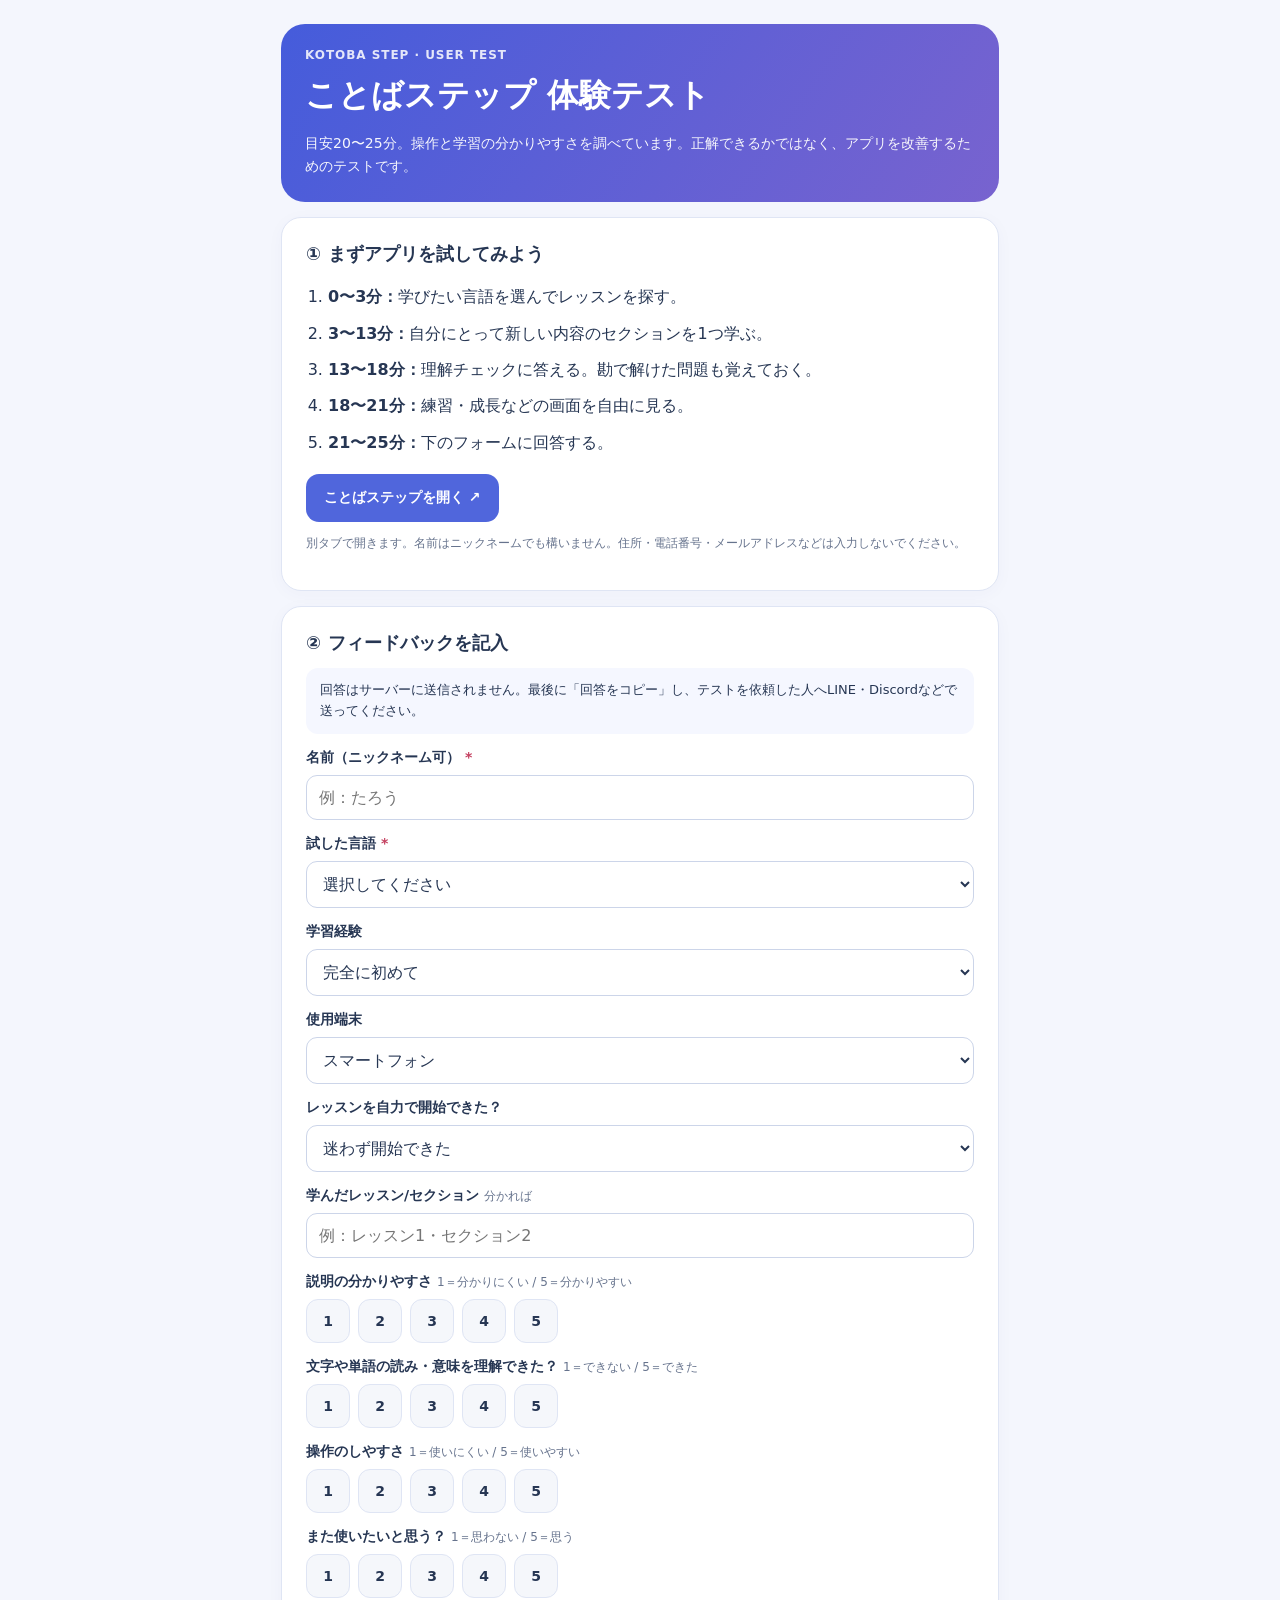
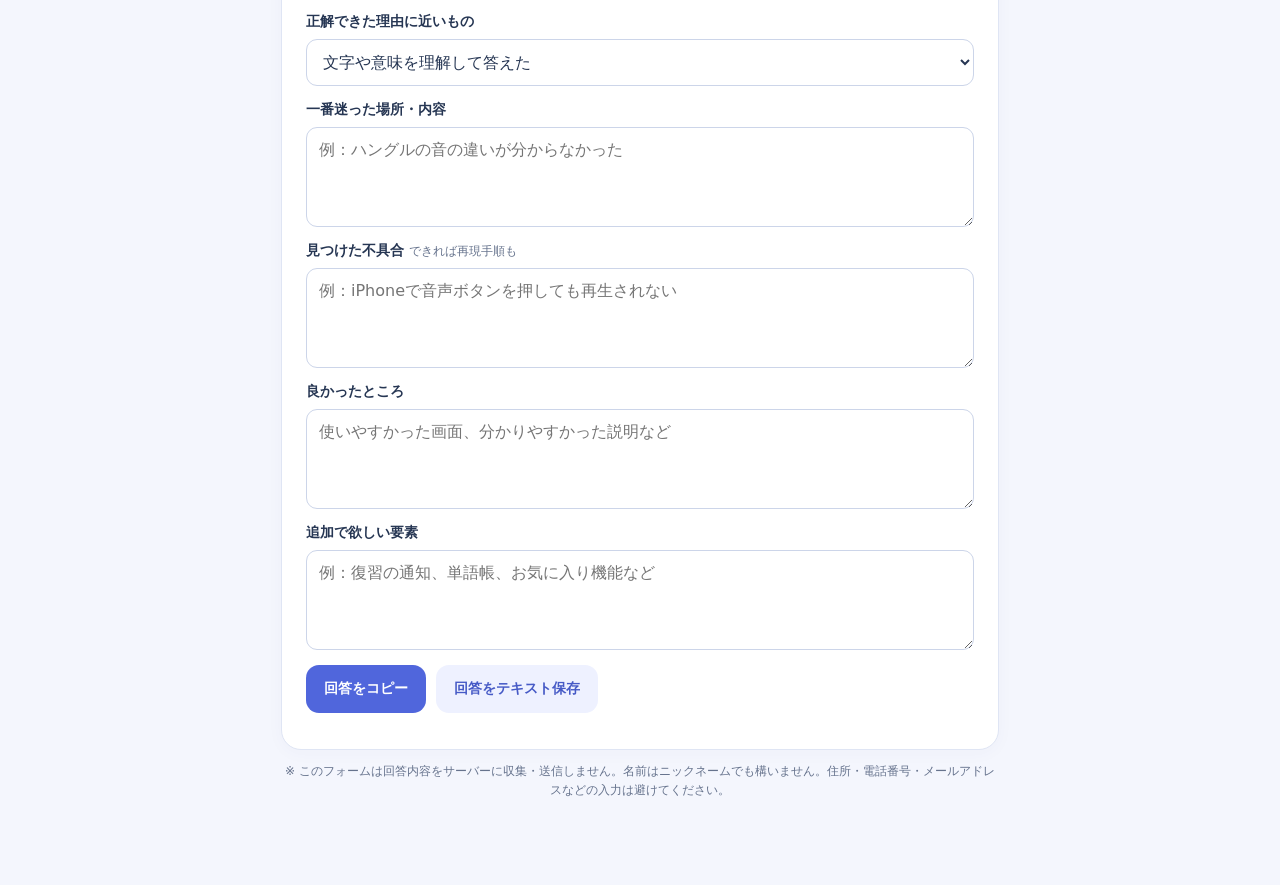
<file: kotoba/tester-feedback/index.html>
<!DOCTYPE html><html lang="ja"><head><meta charset="utf-8"><meta name="viewport" content="width=device-width,initial-scale=1">
<title>ことばステップ｜体験テストとフィードバック</title>
<style>
:root{color-scheme:light;--ink:#263653;--muted:#66738d;--line:#dfe5f4;--blue:#5066dc;--bg:#f4f6fd}*{box-sizing:border-box}body{margin:0;background:var(--bg);font-family:system-ui,"Noto Sans JP",sans-serif;color:var(--ink)}.wrap{max-width:750px;margin:auto;padding:24px 16px 72px}header{background:linear-gradient(125deg,#455cdb,#7863cf);border-radius:24px;color:#fff;padding:24px}.eyebrow{font-size:12px;font-weight:800;letter-spacing:.08em;opacity:.85}h1{font-size:clamp(23px,6vw,32px);margin:12px 0}h2{font-size:18px;margin:0 0 12px}p{line-height:1.65}header p{font-size:14px;opacity:.95;margin-bottom:0}.panel{padding:24px;margin-top:15px;background:#fff;border:1px solid var(--line);border-radius:20px;box-shadow:0 3px 17px #354b7d08}ol{padding-left:22px;line-height:1.9}li{margin:6px 0}.note{font-size:12px;color:var(--muted)}.field{margin:15px 0}label{display:block;font-size:14px;font-weight:750;margin-bottom:8px}.hint{font-size:12px;font-weight:400;color:var(--muted)}input,select,textarea{display:block;width:100%;max-width:100%;font:inherit;font-size:16px;padding:12px;border:1.5px solid #ccd5e9;border-radius:11px;background:white;color:var(--ink)}textarea{min-height:100px;resize:vertical}.rater{display:flex;flex-wrap:wrap;gap:8px}.rater label{position:relative;display:flex;align-items:center;justify-content:center;min-width:44px;height:44px;background:#f5f7fb;border:1px solid var(--line);border-radius:12px;cursor:pointer;margin:0}.rater input{position:absolute;opacity:0;width:100%;height:100%;cursor:pointer;margin:0}.rater label:has(input:checked){background:#ebefff;border-color:var(--blue);color:#304bcc}.rater label:has(input:focus-visible){outline:3px solid #8496f5}.actions{display:flex;flex-wrap:wrap;gap:10px}.button{display:inline-flex;align-items:center;justify-content:center;min-height:48px;padding:12px 18px;border:0;border-radius:13px;background:#5066dc;color:#fff;font-size:14px;font-weight:850;cursor:pointer;text-decoration:none}.button.secondary{background:#eef1ff;color:#465ac6}.button.ghost{background:#e8edf5;color:#36445c}.error{color:#ad374b;font-weight:650;font-size:13px}.result{font-size:13px;white-space:pre-wrap;background:#f6f8fc;padding:16px;border-radius:12px;border:1px solid var(--line);display:none;line-height:1.7;overflow-wrap:anywhere}.result.visible{display:block}.form-help{padding:12px 14px;background:#f5f7ff;border-radius:12px;font-size:13px;line-height:1.6}.required{color:#c44060}a{color:#344fc3}@media(max-width:520px){.panel{padding:18px}.wrap{padding:12px 11px 50px}header{padding:20px}.actions .button{flex:1 1 100%}}
</style></head><body><div class="wrap"><header><div class="eyebrow">KOTOBA STEP · USER TEST</div><h1>ことばステップ 体験テスト</h1><p>目安20〜25分。操作と学習の分かりやすさを調べています。正解できるかではなく、アプリを改善するためのテストです。</p></header>
<section class="panel"><h2>① まずアプリを試してみよう</h2><ol><li><b>0〜3分：</b>学びたい言語を選んでレッスンを探す。</li><li><b>3〜13分：</b>自分にとって新しい内容のセクションを1つ学ぶ。</li><li><b>13〜18分：</b>理解チェックに答える。勘で解けた問題も覚えておく。</li><li><b>18〜21分：</b>練習・成長などの画面を自由に見る。</li><li><b>21〜25分：</b>下のフォームに回答する。</li></ol><a href="https://haruya15.github.io/kotoba/v10/" target="_blank" rel="noopener" class="button">ことばステップを開く ↗</a><p class="note">別タブで開きます。名前はニックネームでも構いません。住所・電話番号・メールアドレスなどは入力しないでください。</p></section>
<form id="survey" class="panel" autocomplete="off"><h2>② フィードバックを記入</h2><p class="form-help">回答はサーバーに送信されません。最後に「回答をコピー」し、テストを依頼した人へLINE・Discordなどで送ってください。</p>
<div class="field"><label for="tester">名前（ニックネーム可） <span class="required">*</span></label><input id="tester" name="testerName" maxlength="40" required autocomplete="nickname" placeholder="例：たろう"></div>
<div class="field"><label for="language">試した言語 <span class="required">*</span></label><select id="language" required><option value="">選択してください</option><option>韓国語</option><option>中国語</option><option>英語</option></select></div>
<div class="field"><label for="prior">学習経験</label><select id="prior"><option>完全に初めて</option><option>少し勉強したことがある</option><option>以前から学んでいる</option></select></div>
<div class="field"><label for="device">使用端末</label><select id="device"><option>スマートフォン</option><option>PC</option><option>タブレット</option></select></div>
<div class="field"><label for="start">レッスンを自力で開始できた？</label><select id="start"><option>迷わず開始できた</option><option>少し迷った</option><option>開始できなかった</option></select></div>
<div class="field"><label for="lesson">学んだレッスン/セクション <span class="hint">分かれば</span></label><input id="lesson" placeholder="例：レッスン1・セクション2"></div>
<div class="field"><label>説明の分かりやすさ <span class="hint">1＝分かりにくい / 5＝分かりやすい</span></label><div class="rater" data-name="clarity"></div></div>
<div class="field"><label>文字や単語の読み・意味を理解できた？ <span class="hint">1＝できない / 5＝できた</span></label><div class="rater" data-name="literacy"></div></div>
<div class="field"><label>操作のしやすさ <span class="hint">1＝使いにくい / 5＝使いやすい</span></label><div class="rater" data-name="usability"></div></div>
<div class="field"><label>また使いたいと思う？ <span class="hint">1＝思わない / 5＝思う</span></label><div class="rater" data-name="intent"></div></div>
<div class="field"><label for="guess">正解できた理由に近いもの</label><select id="guess"><option>文字や意味を理解して答えた</option><option>正解を覚えていただけ</option><option>消去法や勘で当てた問題が多かった</option><option>正解できなかった/未実施</option></select></div>
<div class="field"><label for="difficulty">一番迷った場所・内容</label><textarea id="difficulty" placeholder="例：ハングルの音の違いが分からなかった"></textarea></div>
<div class="field"><label for="bug">見つけた不具合 <span class="hint">できれば再現手順も</span></label><textarea id="bug" placeholder="例：iPhoneで音声ボタンを押しても再生されない"></textarea></div>
<div class="field"><label for="good">良かったところ</label><textarea id="good" placeholder="使いやすかった画面、分かりやすかった説明など"></textarea></div>
<div class="field"><label for="improve">追加で欲しい要素</label><textarea id="improve" placeholder="例：復習の通知、単語帳、お気に入り機能など"></textarea></div>
<div class="actions"><button type="button" class="button" id="copy">回答をコピー</button><button type="button" class="button secondary" id="download">回答をテキスト保存</button></div>
<p id="feedback" class="note" role="status" aria-live="polite"></p><pre class="result" id="output" tabindex="0"></pre></form>
<p class="note" style="text-align:center">※ このフォームは回答内容をサーバーに収集・送信しません。名前はニックネームでも構いません。住所・電話番号・メールアドレスなどの入力は避けてください。</p></div>
<script>
const survey=document.getElementById('survey');
for(const block of document.querySelectorAll('.rater')){
 const k=block.dataset.name;for(let i=1;i<=5;i++){const l=document.createElement('label');const a=document.createElement('input');a.type='radio';a.name=k;a.value=String(i);a.setAttribute('aria-label',k+' '+i+'点');const span=document.createElement('span');span.textContent=String(i);l.append(a,span);block.append(l);}
}
const fields=[['名前','tester'],['言語','language'],['経験','prior'],['端末','device'],['開始できたか','start'],['教材','lesson'],['答え方','guess'],['難しかった場所','difficulty'],['不具合','bug'],['良かったところ','good'],['追加で欲しい要素','improve']];
function makeText(){const val=(id)=>document.getElementById(id).value.trim();if(!val('tester')||!val('language')){document.getElementById('feedback').textContent='名前と言語を入力してください。';return null}
let t='【ことばステップ テスト回答】\n';for(const [label,id] of fields)t+=label+'：'+(val(id)||'未回答')+'\n';for(const [label,key] of [['説明の分かりやすさ','clarity'],['文字・単語の理解','literacy'],['操作のしやすさ','usability'],['継続意向','intent']])t+=label+'：'+(survey.querySelector('input[name="'+key+'"]:checked')?.value||'未回答')+'/5\n';return t;}
function show(t){const out=document.getElementById('output');out.textContent=t;out.classList.add('visible');}
document.getElementById('copy').addEventListener('click',async()=>{const t=makeText();if(!t)return;show(t);try{await navigator.clipboard.writeText(t);document.getElementById('feedback').textContent='コピーしました。依頼した人に貼り付けて送ってください。'}catch(_){document.getElementById('feedback').textContent='下の回答を長押ししてコピーしてください。'}});
document.getElementById('download').addEventListener('click',()=>{const t=makeText();if(!t)return;show(t);const blob=new Blob([t],{type:'text/plain;charset=utf-8'});const u=URL.createObjectURL(blob);const a=document.createElement('a');a.href=u;a.download='kotoba-feedback-'+(document.getElementById('tester').value.trim().replace(/[^\p{L}\p{N}_-]/gu,'').slice(0,40)||'response')+'.txt';a.click();setTimeout(()=>URL.revokeObjectURL(u),5000);document.getElementById('feedback').textContent='保存したテキストを依頼した人に送ってください。'});
</script></body></html>
</file>
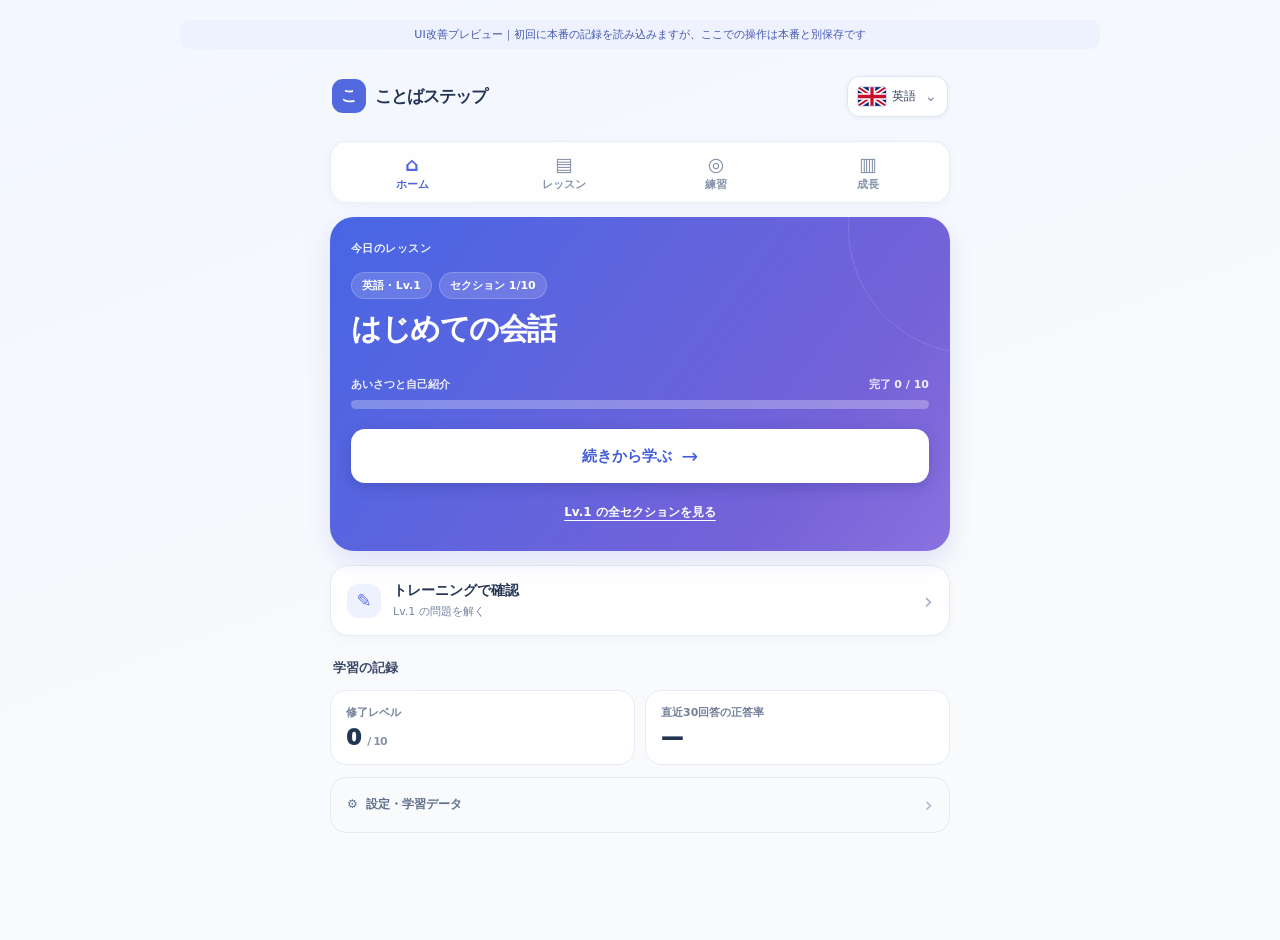
<file: kotoba/ui-preview/index.html>
<!DOCTYPE html>
<html lang="ja"><head><meta charset="UTF-8"><meta name="viewport" content="width=device-width,initial-scale=1"><title>ことばステップ v6 UI改善プレビュー</title><style>
.ks-root{font-family:ui-rounded,"Hiragino Kaku Gothic ProN","Noto Sans JP",system-ui,sans-serif;color:#20304d;background:linear-gradient(160deg,#f2f6ff,#f8fafc 60%);padding:16px;border-radius:18px;min-height:620px}.ks-root *{box-sizing:border-box}.ks-root button,.ks-root select,.ks-root textarea{font:inherit}.ks-root button{cursor:pointer}.ks-root button:disabled{opacity:.46;cursor:default}.ks-shell{max-width:920px;margin:auto}.ks-top{display:flex;justify-content:space-between;align-items:center;gap:8px;flex-wrap:wrap;margin-bottom:20px}.ks-logo{font-weight:950;font-size:21px;letter-spacing:-.04em}.ks-logo b{display:inline-grid;place-items:center;background:#4f65e7;color:#fff;border-radius:12px;width:38px;height:38px;margin-right:8px}.ks-tabs{display:flex;gap:6px}.ks-tabs button{padding:9px 13px;border:0;background:#fff;color:#62708b;border-radius:12px;font-size:12px;font-weight:800}.ks-tabs button.ks-active{background:#e2eaff;color:#3651c2}.ks-hero{padding:25px;border-radius:21px;background:linear-gradient(105deg,#4665e5,#8065d7);color:#fff;display:flex;justify-content:space-between;align-items:center;gap:15px}.ks-hero h2{font-size:clamp(22px,4vw,29px);margin:7px 0}.ks-hero p{margin:7px 0;font-size:13px;line-height:1.65;color:#edf0ff}.ks-eyebrow{font-size:11px;letter-spacing:.1em;font-weight:900;opacity:.8}.ks-level{border:2px solid #ffffff6e;background:#ffffff20;border-radius:18px;text-align:center;padding:16px 22px;min-width:107px}.ks-level strong{font-size:32px;display:block}.ks-level span{font-size:10px}.ks-btn{display:inline-flex;align-items:center;justify-content:center;gap:7px;border:none;border-radius:12px;padding:12px 16px;background:#4865e8;color:#fff;font-weight:850;font-size:13px}.ks-btn.ks-main{background:#fff;color:#3b54dc}.ks-btn.ks-secondary{background:#eef1ff;color:#3b56c6}.ks-btn.ks-muted{background:#f0f2f8;color:#5d6b83}.ks-btn.ks-danger{background:#fff0f1;color:#bd3548}.ks-btn.ks-sm{padding:9px 11px;font-size:12px}.ks-grid3{display:grid;grid-template-columns:repeat(3,minmax(0,1fr));gap:11px}.ks-lang{border:2px solid #e4e9f4;text-align:left;background:white;border-radius:17px;padding:16px;min-width:0}.ks-lang.ks-picked{border-color:#6c80ec;background:#f7f8ff}.ks-lang .ks-flag{font-size:28px;display:block}.ks-lang strong{display:block;font-size:17px;margin:8px 0 3px}.ks-lang small{font-size:11px;color:#68758d}.ks-h3{font-size:17px;font-weight:950;margin:22px 0 12px}.ks-cols{display:grid;grid-template-columns:1fr 1fr;gap:13px;margin:13px 0}.ks-panel{background:#fff;border:1px solid #e3e9f2;border-radius:18px;padding:18px;min-width:0}.ks-panel h3{font-size:16px;margin:0 0 8px}.ks-sub{font-size:12px;color:#71809a;line-height:1.7}.ks-field{margin:12px 0;display:flex;justify-content:space-between;align-items:center;gap:8px;flex-wrap:wrap}.ks-field label{font-size:13px;font-weight:850}.ks-field select{border-radius:9px;border:1px solid #dfe5f0;padding:8px;background:#fff;color:#24344e}.ks-check{display:inline-flex;align-items:center;gap:5px;font-size:12px;font-weight:800}.ks-check input{accent-color:#4a65e5;width:16px;height:16px}.ks-progress-row{margin:13px 0}.ks-progress-row .ks-line{display:flex;justify-content:space-between;font-size:12px;margin-bottom:5px}.ks-track{height:8px;border-radius:20px;background:#edf0f7;overflow:hidden}.ks-track i{display:block;height:100%;background:linear-gradient(90deg,#556cf1,#34c5a8)}.ks-statline{display:grid;grid-template-columns:repeat(3,1fr);gap:7px}.ks-stat{background:#f5f7fc;border-radius:11px;padding:11px 8px;text-align:center}.ks-stat strong{font-size:20px;display:block}.ks-stat small{color:#6e7a8d;font-size:10px}.ks-note{background:#edf3ff;color:#596a88;border-radius:11px;padding:11px 13px;line-height:1.7;font-size:11px;margin:13px 0}.ks-section{margin:18px 0}.ks-lesson{max-width:720px;margin:0 auto}.ks-lesson-head{display:flex;gap:10px;align-items:center}.ks-lesson-head .ks-track{flex:1;height:12px}.ks-lesson-head span{font-weight:850;font-size:12px;color:#63718e}.ks-card{border:1px solid #dfe6f1;background:#fff;border-radius:20px;padding:23px;margin:17px 0}.ks-tag{display:inline-block;background:#edf1ff;color:#4c61c7;font-weight:850;font-size:11px;border-radius:8px;padding:7px 9px}.ks-card h2{font-size:21px;line-height:1.5;margin:16px 0}.ks-prompt{font-size:22px;font-weight:800;margin:16px 0;line-height:1.65;white-space:pre-wrap;overflow-wrap:anywhere}.ks-prompt.ks-reading{font-size:18px;border-left:4px solid #7891ee;background:#f7f9ff;padding:14px;border-radius:6px;font-weight:600}.ks-q{font-weight:800;font-size:14px;margin:15px 0}.ks-choices{display:grid;grid-template-columns:1fr 1fr;gap:10px}.ks-choice{border:2px solid #e3e9f2;background:#fff;color:#24344f;text-align:left;border-radius:13px;padding:15px;font-weight:750;min-height:63px}.ks-choice:hover:not(:disabled){border-color:#93a2ed}.ks-choice.ks-selected{border-color:#576fe9;background:#eef1ff}.ks-choice.ks-correct{border-color:#2bc39d;background:#e3fbf4}.ks-choice.ks-wrong{border-color:#e9596b;background:#ffeff0}.ks-tools{display:flex;justify-content:space-between;align-items:center;gap:8px;margin-top:18px;flex-wrap:wrap}.ks-feedback{border-radius:12px;padding:13px;font-size:13px;line-height:1.7;margin-top:15px}.ks-feedback.good{background:#e2faf1;color:#176c52}.ks-feedback.bad{background:#fff0ed;color:#ae394a}.ks-feedback strong{display:block}.ks-tiles{display:flex;gap:7px;flex-wrap:wrap;min-height:55px;padding:10px;border:1px dashed #bec9df;border-radius:12px;margin:13px 0;background:#f9fbff}.ks-tile{border:1px solid #cfd8eb;background:#fff;border-radius:9px;padding:10px;font-weight:800}.ks-tile:disabled{opacity:.3}.ks-stages{display:grid;grid-template-columns:repeat(4,minmax(0,1fr));gap:8px}.ks-stage{border:1px solid #e3e9f3;border-radius:12px;background:white;padding:12px}.ks-stage h4{margin:0 0 7px;font-size:13px}.ks-stage small{font-size:10px;color:#70809a}.ks-stage .ks-track{margin-top:10px}.ks-results{text-align:center;max-width:680px;margin:35px auto}.ks-results .ks-panel{padding:30px}.ks-medal{font-size:49px}.ks-results h2{font-size:27px}.ks-summaries{display:flex;gap:7px;justify-content:center;flex-wrap:wrap;margin:17px 0}.ks-chip{padding:7px 10px;background:#eef2ff;color:#5165aa;font-size:11px;border-radius:99px;font-weight:800}.ks-root textarea{width:100%;min-height:120px;border-radius:12px;border:1px solid #dfe5f0;padding:10px;font-size:11px}.ks-root .ks-hide{display:none}.ks-root button:focus-visible,.ks-root select:focus-visible,.ks-root textarea:focus-visible{outline:3px solid #a5b7ff;outline-offset:2px}@media(max-width:620px){.ks-root{padding:10px}.ks-hero{padding:17px}.ks-level{padding:10px;min-width:80px}.ks-level strong{font-size:26px}.ks-grid3{gap:6px}.ks-lang{padding:11px 7px;border-radius:12px}.ks-lang strong{font-size:13px}.ks-lang small{font-size:10px}.ks-lang .ks-flag{font-size:25px}.ks-cols{grid-template-columns:1fr}.ks-stages{grid-template-columns:1fr 1fr}.ks-choices{grid-template-columns:1fr}.ks-card{padding:16px}.ks-top{flex-direction:column;align-items:stretch}.ks-tabs{justify-content:space-between}.ks-tabs button{flex:1}.ks-statline{gap:5px}}

.ks-version{font-size:10px;color:#8592b4;font-weight:700}.ks-hero h2{font-size:clamp(21px,3.2vw,29px)}.ks-btn.ks-hero-outline{background:transparent;border:1px solid #ffffff8f;color:white}.ks-actions{display:flex;gap:9px;flex-wrap:wrap;margin-top:17px}.ks-heading{padding:4px 0 12px}.ks-heading h2{margin:7px 0;font-size:25px}.ks-eyebrow.ks-dark{color:#6179de}.ks-lvcard{text-align:left;cursor:pointer;color:#223556;min-height:112px}.ks-lvcard b{display:block;margin:7px 0;line-height:1.3;font-size:12px}.ks-lvcard.ks-focus{border:2px solid #627bff;background:#f4f6ff}.ks-lvcard .ks-track{margin:7px 0}.ks-stages{grid-template-columns:repeat(5,minmax(0,1fr))}.ks-focuspanel{margin:19px 0}.ks-focuspanel h2{margin:12px 0 4px}.ks-sectionlist{display:grid;gap:10px;margin-top:17px}.ks-unit{display:flex;align-items:center;gap:15px;padding:15px;background:#f8faff;border:1px solid #e4eafa;border-radius:13px}.ks-num{width:36px;height:36px;display:grid;place-items:center;border-radius:11px;color:#4d67de;background:#e7ebff;font-weight:950;flex:none}.ks-unitbody{flex:1;min-width:0}.ks-unitbody strong{display:block;margin:0 0 4px}.ks-unitbody p{margin:0 0 6px}.ks-study h2{margin:14px 0}.ks-studybadge{display:inline-block;background:#dff7ed;color:#176550;border-radius:9px;padding:7px 11px;margin-top:18px;font-size:12px;font-weight:900}.ks-explain{line-height:2;padding:15px;background:#f8faff;border-radius:13px;font-size:15px;margin:15px 0}.ks-formula{background:#edf1ff;border-left:4px solid #5f79ec;padding:16px;border-radius:10px;margin:16px 0}.ks-formula span{display:block;color:#61719c;font-size:11px;margin-bottom:9px}.ks-formula strong{font-size:19px}.ks-examples{display:grid;gap:9px;margin:17px 0}.ks-example{display:flex;align-items:center;gap:12px;padding:12px;border:1px solid #e0e8f5;border-radius:12px}.ks-example>span{flex:none;border-radius:8px;color:#4b65d8;background:#edf1ff;padding:5px 9px;font-weight:900}.ks-example>div{flex:1}.ks-example strong{font-size:15px}.ks-example p{color:#63738a;font-size:12px;margin:4px 0 0}.ks-answer{width:100%;padding:15px;border:2px solid #dfe6f5;border-radius:12px;color:#22324c;background:white;font:inherit;font-size:17px;margin:10px 0}.ks-answer:focus{outline:2px solid #8d9ffc;border-color:#7187ee}.ks-switch{display:flex;margin:12px 0;cursor:pointer}.ks-mt{margin-top:16px}.ks-center{justify-content:center}.ks-audio{display:flex;gap:11px;align-items:center;flex-wrap:wrap;padding:15px 0}.ks-progress-row{margin:10px 0}.ks-panel>.ks-btn{margin-top:10px}.ks-statline{margin:12px 0}.ks-root textarea{font-size:13px;line-height:1.5}.ks-root button{transition:background .12s,border-color .12s}.ks-stage.ks-lvcard:hover{background:#edf1ff}.ks-root input[type=checkbox]{accent-color:#546bec}.ks-root input:focus-visible{outline:3px solid #b1bffc}.ks-root h2{line-height:1.45}
@media(max-width:820px){.ks-stages{grid-template-columns:repeat(3,minmax(0,1fr))}.ks-tabs{flex-wrap:wrap}.ks-top{align-items:flex-start}.ks-unit{flex-wrap:wrap}.ks-unit .ks-btn{margin-left:51px}}
@media(max-width:620px){.ks-stages{grid-template-columns:repeat(2,minmax(0,1fr))}.ks-hero{align-items:flex-start;flex-direction:column}.ks-level{min-width:130px}.ks-unit{gap:8px}.ks-unit .ks-btn{margin-left:0}.ks-unitbody{min-width:calc(100% - 50px)}.ks-top{gap:13px}.ks-tabs button{padding:8px 7px;font-size:11px}.ks-actions .ks-btn{flex:1}.ks-example>div{min-width:0}.ks-lesson-head{flex-wrap:wrap}.ks-study{padding:14px}}

.ks-tabs button{white-space:nowrap}.ks-switch input{flex:none}.ks-root{word-break:normal}

/* v4: 画面右上の小さな国旗と、言語選択画面 */
.ks-topright{display:flex;align-items:center;gap:10px;min-width:0}
.ks-flagbutton{background:#fff;border:1px solid #dae3f5;border-radius:12px;min-height:39px;padding:5px 8px;display:inline-flex;align-items:center;gap:3px;box-shadow:0 3px 12px #2a46780b;flex:none}
.ks-flagbutton span:first-child{font-size:25px;line-height:1}
.ks-flagchevron{font-size:13px;color:#657694}
.ks-flagbutton:hover{background:#eef3ff;border-color:#7b91e6}
.ks-languagegrid .ks-lang{text-align:center;min-height:190px;padding:20px 12px}
.ks-languagegrid .ks-flag{font-size:48px}
.ks-languagegrid .ks-lang strong{font-size:19px}
.ks-languagegrid .ks-lang em{display:block;font-size:11px;color:#3656bd;margin-top:9px;font-style:normal;font-weight:800}
.ks-featurephrase{font-size:clamp(20px,3.5vw,28px);font-weight:850;color:#20365a;background:#f6f8ff;border:1px solid #e2e8ff;border-radius:16px;padding:24px 18px;line-height:1.6;overflow-wrap:anywhere;margin:19px 0}
.ks-vocbox{border:1px solid #d0e9dd;border-radius:14px;background:#f1fff8;padding:17px;margin-top:22px}
.ks-vocbox h3{margin:0 0 6px;color:#166a50}
.ks-btn.ks-wordbtn{background:#209b79;color:#fff}
.ks-btn.ks-wordbtn:hover{background:#178a69}
@media(max-width:620px){.ks-top{display:flex;flex-direction:column;align-items:stretch}.ks-topright{width:100%;justify-content:space-between;gap:5px}.ks-flagbutton{margin-left:auto;min-width:56px}.ks-languagegrid{grid-template-columns:repeat(3,minmax(0,1fr))}.ks-languagegrid .ks-lang{padding:16px 6px;min-height:168px}.ks-languagegrid .ks-flag{font-size:34px}.ks-languagegrid .ks-lang strong{font-size:14px}.ks-languagegrid .ks-lang small{font-size:10px}.ks-vocbox .ks-btn{width:100%}}
@media(max-width:420px){.ks-topright{flex-wrap:wrap}.ks-tabs{flex:1;min-width:235px}.ks-tabs button{font-size:10px;padding:8px 5px}.ks-flagbutton{min-width:46px}.ks-languagegrid{gap:5px}}

/* v4.1: mobile browser layout and reliable inline flag SVGs */
html{color-scheme:light}
body{margin:0;min-height:100vh;background:#f2f6ff}
.ks-root{border-radius:0;min-height:100vh;min-height:100dvh;padding:20px max(12px,env(safe-area-inset-right)) max(20px,env(safe-area-inset-bottom)) max(12px,env(safe-area-inset-left));overflow-x:clip}
.ks-shell{width:100%}
.ks-flagbutton span:first-child{display:flex;align-items:center}
.ks-flagbutton svg{width:34px;height:23px}
.ks-languagegrid .ks-flag svg{width:57px;height:38px}
.ks-root button,.ks-root select,.ks-root input{touch-action:manipulation}
@media(max-width:620px){
.ks-root{padding-top:max(12px,env(safe-area-inset-top))}
.ks-hero{flex-direction:column;align-items:stretch}
.ks-level{min-width:0;align-self:flex-start}
.ks-lesson-head{flex-wrap:wrap}
.ks-tools{align-items:stretch}
.ks-tools .ks-btn{min-height:42px}
.ks-languagegrid .ks-flag svg{width:52px;height:34px}
.ks-root input,.ks-root textarea{font-size:16px}
}

/* v5 practice selection -> level selection */
.ks-practicegrid{display:grid;grid-template-columns:repeat(2,minmax(0,1fr));gap:14px;margin:12px 0 20px}
.ks-practicecard{display:flex;gap:16px;align-items:center;text-align:left;background:#fff;color:#20304d;border:2px solid #e3e9f5;border-radius:20px;padding:20px 17px;min-height:115px;box-shadow:0 6px 20px #26397408;transition:border-color .15s,transform .15s,box-shadow .15s}
.ks-practicecard:hover,.ks-practicecard:focus-visible{border-color:#7287ec;box-shadow:0 8px 25px #4057bd18;transform:translateY(-1px)}
.ks-practiceicon{width:60px;height:60px;border-radius:17px;flex:none;display:grid;place-items:center;font-size:30px;background:#eef1ff}
.ks-practicebody{display:flex;flex-direction:column;gap:6px;flex:1;min-width:0}
.ks-practicebody strong{font-size:19px;font-weight:900}
.ks-practicebody small{font-size:12px;color:#697895;line-height:1.6}
.ks-practicearrow{font-size:29px;color:#8f9cbb}
.ks-mode-green .ks-practiceicon,.ks-mode-green.ks-modebadge{background:#dcf9ed}
.ks-mode-blue .ks-practiceicon,.ks-mode-blue.ks-modebadge{background:#e1f2ff}
.ks-mode-orange .ks-practiceicon,.ks-mode-orange.ks-modebadge{background:#fff0dc}
.ks-mode-pink .ks-practiceicon,.ks-mode-pink.ks-modebadge{background:#ffe8f1}
.ks-mode-purple .ks-practiceicon,.ks-mode-purple.ks-modebadge{background:#e9e9ff}
.ks-modeheading{display:flex;align-items:center;gap:16px;margin-top:10px}
.ks-modebadge{display:grid;place-items:center;flex:none;width:64px;height:64px;border-radius:17px;font-size:30px}
.ks-backlink{border:none;background:transparent;color:#5069cf;font-weight:850;padding:10px 0;font-size:13px}
.ks-root .ks-practicecard:focus-visible,.ks-backlink:focus-visible{outline:3px solid #8da6ff;outline-offset:2px}
@media(max-width:650px){.ks-practicegrid{grid-template-columns:1fr;gap:10px}.ks-practicecard{min-height:95px;padding:14px}.ks-practiceicon{width:52px;height:52px;font-size:27px}.ks-practicebody strong{font-size:17px}.ks-modeheading{gap:12px}.ks-modebadge{width:52px;height:52px;font-size:26px}}

/* v5.1 | Adopted A homepage only; lesson, practice and progress pages unchanged. */
.ks-home-page{font-family:ui-rounded,"Hiragino Kaku Gothic ProN","Noto Sans JP",system-ui,sans-serif;width:100%;max-width:620px;margin:0 auto;padding:0 0 92px;color:#243453}
.ks-home-page button{cursor:pointer;font:inherit;touch-action:manipulation}
.ks-home-page button:focus-visible{outline:3px solid #9f8aff;outline-offset:3px}
.ks-home-top{height:70px;display:flex;align-items:center;justify-content:space-between;gap:10px;padding:0 2px;margin:0 0 10px}
.ks-home-brand{display:flex;align-items:center;gap:9px;font-size:17px;letter-spacing:-.055em;font-weight:900;white-space:nowrap}
.ks-home-brandmark{display:grid;place-items:center;width:34px;height:34px;background:#5268df;color:#fff;border-radius:11px;font-size:16px;font-weight:950;letter-spacing:0;flex:none}
.ks-home-lang{min-height:41px;display:inline-flex;align-items:center;gap:6px;border:1px solid #dfe6f2;background:white;color:#344361;border-radius:13px;padding:6px 10px;font-size:12px!important;font-weight:850;box-shadow:0 1px 5px #1e315810;white-space:nowrap}
.ks-home-lang svg{width:28px!important;height:19px!important;border-radius:3px;flex:none}
.ks-home-chevron{font-size:15px;color:#8491aa;margin-left:2px}
.ks-home-hero{background:linear-gradient(127deg,#4766e4,#7562d8 76%,#8971df);color:#fff;border-radius:24px;padding:24px 21px 21px;min-height:315px;position:relative;overflow:hidden;box-shadow:0 10px 25px #5f69dc28}
.ks-home-hero::after{content:"";pointer-events:none;position:absolute;right:-150px;top:-115px;width:250px;height:250px;border:1px solid #ffffff20;border-radius:50%}
.ks-home-eyebrow{font-size:11px;font-weight:800;letter-spacing:.04em;opacity:.93;margin-bottom:16px}
.ks-home-tags{display:flex;flex-wrap:wrap;gap:7px;margin-bottom:10px}
.ks-home-tags span{border:1px solid #ffffff2e;background:#ffffff25;border-radius:100px;padding:5px 10px;color:#fff;font-size:11px;font-weight:800}
.ks-home-hero h1{font-size:clamp(23px,6.8vw,30px);line-height:1.3;letter-spacing:-.05em;margin:0 0 14px;font-weight:900;min-height:54px;overflow-wrap:anywhere}
.ks-home-progress{margin:0 0 20px}
.ks-home-progressmeta{display:flex;justify-content:space-between;align-items:baseline;gap:10px;font-size:11px;color:#eef0ff;margin-bottom:8px;font-weight:760}
.ks-home-progressmeta span:first-child{min-width:0;overflow-wrap:anywhere}
.ks-home-progressmeta span:last-child{flex:none}
.ks-home-progressbar{height:7px;border-radius:99px;overflow:hidden;background:#ffffff45}
.ks-home-progressbar i{display:block;height:100%;border-radius:inherit;background:white;transition:width .2s}
.ks-home-cta{width:100%;min-height:54px;display:flex;align-items:center;justify-content:center;gap:10px;border:0;border-radius:14px;background:#fff;color:#455ed8;font-weight:900!important;font-size:15px!important;box-shadow:0 4px 14px #212c7840}
.ks-home-cta span{font-size:20px;font-weight:500}
.ks-home-lower{padding:14px 0 0}
.ks-home-practice{width:100%;display:flex;align-items:center;text-align:left;gap:12px;padding:16px;border-radius:19px;background:white;border:1px solid #e5eaf4;color:#253554;box-shadow:0 3px 12px #2a376108}
.ks-home-practice-icon{width:34px;height:34px;display:grid;place-items:center;flex:none;background:#eef2ff;border-radius:11px;color:#6574e9;font-size:18px}
.ks-home-practice-copy{display:flex;flex-direction:column;gap:4px;flex:1;min-width:0}
.ks-home-practice-copy strong{font-size:14px;font-weight:850}
.ks-home-practice-copy small{color:#78859d;font-size:11px}
.ks-home-next{font-size:23px;font-weight:400;color:#a3afc4}
.ks-home-heading{font-size:13px;font-weight:850;margin:23px 3px 12px;color:#3c4968}
.ks-home-stats{display:grid;grid-template-columns:1fr 1fr;gap:10px}
.ks-home-stat{background:#fff;border:1px solid #e5eaf4;border-radius:16px;padding:14px 15px}
.ks-home-stat small{display:block;color:#73809a;font-weight:650;font-size:11px}
.ks-home-stat strong{display:block;font-size:22px;font-weight:950;letter-spacing:-.04em;margin-top:5px}
.ks-home-stat strong span{font-size:11px;font-weight:750;color:#8793a8}
.ks-home-settings{width:100%;margin-top:12px;display:flex;align-items:center;justify-content:space-between;padding:15px 16px;background:transparent;border:1px solid #e5eaf3;border-radius:16px;color:#60708c;font-size:12px!important;font-weight:850!important;text-align:left}
.ks-home-settings span:last-child{font-size:21px;color:#aab7cb;font-weight:400}
.ks-home-bottom{height:70px;display:flex;align-items:center;justify-content:space-around;gap:4px;background:#ffffffef;border:1px solid #e9edf7;border-radius:20px;margin-top:20px;box-shadow:0 4px 20px #1b2b4c0b;padding:4px 8px}
.ks-home-bottom button{flex:1;display:flex;align-items:center;justify-content:center;flex-direction:column;gap:3px;border:0;background:transparent;color:#8492a8;font-size:10px!important;font-weight:750;min-width:0;padding:5px 1px}
.ks-home-bottom button span{font-size:21px;line-height:22px;font-weight:600}
.ks-home-bottom button.ks-home-nav-active{color:#5166df}
@media(max-width:620px){
 .ks-root:has(.ks-home-page){padding:10px 15px max(16px,env(safe-area-inset-bottom));min-height:100dvh}
 .ks-home-page{padding-bottom:calc(86px + env(safe-area-inset-bottom))}
 .ks-home-top{height:70px;margin-bottom:8px}
 .ks-home-hero{padding:23px 20px 21px;min-height:318px}
 .ks-home-bottom{position:fixed;z-index:20;bottom:0;left:0;right:0;height:calc(72px + env(safe-area-inset-bottom));padding:0 14px env(safe-area-inset-bottom);border-radius:0;border:0;border-top:1px solid #e8ecf4;margin:0;box-shadow:0 -3px 14px #1b2b4c0a;backdrop-filter:blur(12px)}
}
@media(max-width:360px){.ks-home-hero{padding:20px 16px}.ks-home-brand{font-size:15px}.ks-home-lang{padding:6px 8px}.ks-home-hero h1{font-size:24px}}

/* v6 Home: navigation directly below brand, never fixed or out of the first viewport */
.ks-home-page{padding-bottom:24px}
.ks-home-bottom{position:static!important;z-index:auto!important;inset:auto!important;top:auto!important;bottom:auto!important;left:auto!important;right:auto!important;margin:0 0 14px!important;height:62px!important;min-height:62px;box-shadow:0 2px 10px #1b2b4c0b!important;border:1px solid #e9edf7!important;border-radius:16px!important;padding:4px 7px!important;background:#ffffffee}
.ks-home-bottom button{font-size:11px!important;gap:2px!important}
.ks-home-bottom button span{font-size:19px}
.ks-sectionspage .ks-sectionshead{display:flex;justify-content:space-between;gap:10px;align-items:center;flex-wrap:wrap;margin-bottom:12px}
.ks-sectionspage .ks-sectionshead b{font-size:12px;color:#66758e}
.ks-sectionspage .ks-unit{min-width:0;align-items:center;padding:12px;gap:10px}
.ks-sectionspage .ks-unitbody strong{font-size:13px;line-height:1.4}
.ks-sectionspage .ks-unitbody .ks-sub{margin:3px 0 0;display:-webkit-box;-webkit-box-orient:vertical;-webkit-line-clamp:2;overflow:hidden;line-height:1.55}
.ks-sectionspage .ks-unitbody .ks-chip{display:none}
.ks-sectionspage .ks-unit .ks-btn{flex:none;white-space:nowrap}
.ks-heading:has(>.ks-backlink)>.ks-backlink{display:block;width:fit-content;margin:0 0 16px}
.ks-heading:has(>.ks-backlink)>.ks-eyebrow{display:block}
.ks-learnlevel-grid .ks-lvcard{text-align:left}
@media(max-width:620px){
 .ks-home-page{padding-bottom:26px!important}
 .ks-home-bottom{backdrop-filter:none!important}
 .ks-home-hero{min-height:300px}
 .ks-learnlevel-grid{grid-template-columns:repeat(2,minmax(0,1fr))}
 .ks-sectionspage{padding:14px}
 .ks-sectionspage .ks-unit{gap:8px;align-items:flex-start}
 .ks-sectionspage .ks-unitbody{flex:1;min-width:0}
 .ks-sectionspage .ks-unit .ks-btn{padding:9px;font-size:11px}
}


/* ことばステップ v6 UI改善案 | selected states, progress, clarity */
.ks-root{
 --ui-primary:#4866df;--ui-primary-deep:#304fbd;--ui-soft:#eff3ff;
 --ui-success:#12846b;--ui-success-soft:#e7f7f0;
 --ui-warning:#85520d;--ui-warning-soft:#fff4dd;
}
.ks-lvcard{border:2px solid #e2e8f4;border-radius:16px;background:#fff;
 box-shadow:0 2px 7px rgba(42,58,104,.035);
 transition:background-color .18s,border-color .18s,box-shadow .18s,transform .18s;
}
@media(hover:hover){.ks-lvcard:hover{border-color:#adbbef;background:#f9faff;box-shadow:0 6px 18px rgba(50,76,150,.12);transform:translateY(-2px)}}
.ks-lvcard.ks-focus,.ks-lvcard[aria-pressed="true"]{
 border-color:var(--ui-primary);background:linear-gradient(145deg,#f1f4ff,#f9faff);
 box-shadow:0 0 0 3px rgba(72,102,223,.12),0 7px 18px rgba(52,79,181,.11)
}
.ks-lvcard:focus-visible,.ks-unit .ks-btn:focus-visible{outline:3px solid #7594ff;outline-offset:3px}
.ks-track{height:10px;border-radius:99px;background:#e9edf5;overflow:hidden}
.ks-track i{display:block;height:100%;border-radius:99px;background:#4277ed;transition:width .25s ease}
.ks-track .ks-fill-complete{background:linear-gradient(90deg,#15a583,#0e866e)}
.ks-home-progressbar{height:9px}
.ks-home-progressbar i{background:#f3f9ff}
.ks-status{display:inline-flex;align-items:center;gap:4px;align-self:flex-start;
 padding:4px 7px;border-radius:8px;font-size:11px;line-height:1.3;font-weight:800;
 background:#eef1f5;color:#53617a}
.ks-status.ks-unmeasured{background:var(--ui-warning-soft);color:var(--ui-warning)}
.ks-status.ks-measured{background:#eaf4ff;color:#285bb5}
.ks-status.ks-mastered{background:var(--ui-success-soft);color:#0c755d}
.ks-lvcard .ks-cardmeta{display:block;font-size:11px;color:#53627b;margin:7px 0 5px;font-weight:760}
.ks-lvcard .ks-status{margin-top:8px}
.ks-sectionspage .ks-unit.ks-section-done{border-color:#bde9d8;background:#f5fcf8}
.ks-sectionspage .ks-section-done .ks-num{background:#dff5eb;color:#0c775d}
.ks-quick-more{margin-top:12px;display:flex;justify-content:center}
.ks-quick-more button{color:#fff;border:0;background:transparent;font-size:12px;font-weight:800;text-decoration:underline;text-underline-offset:4px;cursor:pointer;padding:9px}
.ks-insights{display:grid;grid-template-columns:repeat(3,minmax(0,1fr));gap:10px;margin:14px 0 15px}
.ks-insight{background:#f6f8ff;border:1px solid #e6ecf6;border-radius:16px;padding:15px 10px;min-width:0}
.ks-insight strong{display:block;font-size:24px;line-height:1.2;color:#223452;letter-spacing:-.04em}
.ks-insight small{display:block;margin-top:7px;font-size:11px;line-height:1.45;color:#5e6e87;font-weight:750}
.ks-insight .ks-insight-unit{font-size:13px;letter-spacing:normal;color:#66738c;margin-left:2px}
.ks-insight.ks-streak strong{color:#9b4c27}
.ks-insight.ks-time strong{color:#2a62c3}
.ks-insight.ks-accuracy strong{color:#14775f}
.ks-data-clarify{font-size:11px;color:#64728b;line-height:1.65;margin:6px 0 0}
.ks-preview-banner{font-size:11px;color:#4458b1;text-align:center;background:#eef2ff;
 border-radius:9px;padding:7px 10px;margin:0 auto 12px;max-width:920px}
@media(max-width:620px){
 .ks-insights{gap:6px}
 .ks-insight{padding:12px 7px;border-radius:13px}
 .ks-insight strong{font-size:21px}
 .ks-insight small{font-size:10px}
 .ks-lvcard{min-height:124px}
}
@media(prefers-reduced-motion:reduce){.ks-lvcard,.ks-track i{transition:none}.ks-lvcard:hover{transform:none}}

</style></head><body><div id="kotoba-app" class="ks-root"><div class="ks-shell" id="ks-view"></div></div><script> const LESSONS={
 en:{
 v:[`hello=こんにちは;thank you=ありがとう;water=水;bread=パン;cat=猫;dog=犬;book=本;friend=友達;today=今日;tomorrow=明日;school=学校;coffee=コーヒー`, `station=駅;ticket=切符;breakfast=朝食;dinner=夕食;usually=普段;busy=忙しい;movie=映画;travel=旅行;weekend=週末;weather=天気;question=質問;answer=答え`, `appointment=予約;recommend=おすすめする;improve=改善する;experience=経験;direction=方向;already=すでに;perhaps=おそらく;reason=理由;explain=説明する;borrow=借りる;arrive=到着する;decide=決める`, `although=〜だけれども;unless=〜でない限り;despite=〜にもかかわらず;opportunity=機会;evidence=証拠;benefit=利点;concern=懸念;assumption=仮定;consequence=影響;reliable=信頼できる;efficient=効率的な;perspective=視点`],
 g:[`I ___ a student.~am~is~are~be~I に続くbe動詞は am。;She ___ cats.~likes~like~liking~to like~三人称単数の現在形には -s を付けます。;This is ___ apple.~an~a~the~are~母音で始まる単数名詞には an を使えます。;___ you from Japan?~Are~Is~Am~Be~主語 you には Are。`, `He ___ to work every day.~goes~go~going~gone~he は三人称単数なので goes。;Where ___ you go yesterday?~did~do~does~are~過去の疑問文には did。;I am ___ dinner now.~cooking~cook~cooked~cooks~現在進行形は be + -ing。;She is taller ___ me.~than~then~to~with~比較級には than。`, `I have lived here ___ 2020.~since~for~during~until~開始時点には since。;The letter ___ yesterday.~was sent~sent by~sending~has send~過去の受動態は was + 過去分詞。;This is the person ___ helped me.~who~where~when~whose~人を説明する関係代名詞は who。;Could you tell me where the station ___?~is~does~are~be~間接疑問文では通常の語順になります。`, `If I ___ you, I would apologize.~were~am~will be~be~現実と異なる仮定では If I were you。;Had I known, I ___ helped.~would have~will have~had~have~過去の仮定に反する結果は would have + 過去分詞。;___ the rain, we played.~Despite~Although~Because~Unless~名詞句 the rain の前は前置詞 Despite。;Not only he but also I ___ ready.~am~is~are~be~近い主語 I に一致します。`],
 l:[`Hello, how are you?=こんにちは、お元気ですか？;I like music.=私は音楽が好きです。;Where is my book?=私の本はどこですか？;Thank you very much.=本当にありがとうございます。`, `I take the train every morning.=私は毎朝電車に乗ります。;Are you free tomorrow?=明日は空いていますか？;I watched a movie yesterday.=私は昨日映画を見ました。;The station is near here.=駅はこの近くです。`, `Could you recommend a restaurant?=おすすめのレストランはありますか？;I have already finished my homework.=私はすでに宿題を終えました。;I would like to change my appointment.=予約を変更したいです。;Perhaps we should leave earlier.=もっと早く出発したほうがいいかもしれません。`, `Although it was difficult, we succeeded.=難しかったけれど、私たちは成功しました。;We need more reliable evidence.=もっと信頼できる証拠が必要です。;Unless it rains, the event will take place.=雨が降らない限りイベントは開催されます。;Efficiency is not the only concern.=効率だけが懸念事項ではありません。`],
 r:[`Mia has a dog. The dog is small and friendly.~ミアが飼っているのは？~犬~猫~鳥~魚~has a dog が手がかりです。;Ken lives in Tokyo. He likes reading books.~ケンの趣味は？~読書~水泳~料理~ダンス~likes reading books です。`, `Tom works at a cafe. He starts at nine every morning.~トムが仕事を始める時刻は？~午前9時~午前7時~正午~午後6時~starts at nine every morning に注目。;The library is closed today. It will open again tomorrow.~図書館はいつ再開する？~明日~今日~来週~昨日~tomorrow は明日。`, `We reserved a table for three, but one friend cannot come. I will call the restaurant.~電話する主な理由は？~予約人数の変更~道を尋ねる~料理への苦情~開店時間の確認~1人が来られなくなりました。;The museum is free on Fridays. On other days, adults pay ten dollars.~金曜日の入館料は？~無料~10ドル~5ドル~20ドル~free on Fridays です。`, `The team postponed the launch because tests revealed a safety issue.~発売延期の理由は？~安全上の問題~予算不足~悪天候~人員不足~because 以下が延期の理由です。;The reviewer recommends a different model because the battery is unreliable.~別の機種を勧める理由は？~電池の信頼性が低い~本体が高価~画面が暗い~重すぎる~unreliable は信頼できないという意味です。`],
 o:[`私は音楽が好きです。~I /like /music.~I like music.~主語→動詞→目的語。;これは私の本です。~This /is /my /book.~This is my book.~be動詞と所有格 my。`, `彼女は今勉強しています。~She /is /studying /now.~She is studying now.~be + -ing の現在進行形。;あなたはどこに住んでいますか？~Where /do /you /live?~Where do you live?~疑問詞 + do you + 動詞原形。`, `私は3年間英語を勉強しています。~I /have /studied /English /for /three years.~I have studied English for three years.~継続を表す現在完了。;駅までの行き方を教えてください。~Please /tell /me /how /to /get /to the station.~Please tell me how to get to the station.~how to get to ... は行き方。`, `時間があれば参加するのに。~If /I /had /time, /I /would /join.~If I had time, I would join.~仮定法過去は If + 過去形、would + 原形。;彼女は問題を解決しただけでなく原因も説明した。~She /not only /solved /the problem /but also /explained /the cause.~She not only solved the problem but also explained the cause.~not only ... but also ...。`]
 },
 ko:{
 v:[`안녕하세요=こんにちは;감사합니다=ありがとうございます;물=水;밥=ご飯;책=本;고양이=猫;개=犬;친구=友達;오늘=今日;내일=明日;학교=学校;커피=コーヒー`, `아침=朝;저녁=夕方;지하철=地下鉄;역=駅;표=切符;회사=会社;바쁘다=忙しい;어제=昨日;시간=時間;음식=食べ物;주말=週末;날씨=天気`, `예약=予約;방향=方向;짐=荷物;추천하다=おすすめする;경험=経験;이유=理由;보통=普段;가끔=時々;벌써=すでに;필요하다=必要だ;가능하다=可能だ;도착하다=到着する`, `그러나=しかし;그럼에도=それにもかかわらず;만약=もし;기회=機会;결정=決定;증거=証拠;장점=長所;우려=懸念;가정=仮定;결과=結果;신뢰하다=信頼する;효율적=効率的`],
 g:[`저는 학생___.~입니다~있습니다~갑니다~합니다~学生ですは 학생입니다。;학교___ 가요.~에~를~은~의~移動先は 에。;물___ 마셔요.~을~를~이~가~パッチムのある 물 には 을。;책___ 있어요.~이~가~를~에~パッチムのある 책 には 이。`, `어제 영화를 ___.~봤어요~봐요~볼 거예요~보세요~어제 に合わせて過去形。;내일 학교에 ___.~갈 거예요~갔어요~갑니다만~가던~未来の予定は 갈 거예요。;지금 밥을 ___.~먹고 있어요~먹었어요~먹을 거예요~먹습니다만~動作進行は -고 있어요。;커피를 ___ 않아요.~마시지~마셔서~마시고~마실~-지 않아요 は否定形。`, `비가 오___ 집에 있을 거예요.~면~고~지만~에서~条件は -면。;한국어를 잘하___ 싶어요.~고~서~면~지만~-고 싶어요 は〜したい。;버스가 늦___ 택시를 탔어요.~어서~지만~거나~면~原因の -어서。;선생님께서 지금 ___.~계세요~있어~있니~있는~尊敬の表現で 계세요。`, `아무리 바쁘___ 운동을 해요.~더라도~어서~고~면~譲歩の -더라도。;시간이 있___ 같이 갈 텐데요.~으면~어서~지만~다가~パッチムがある 있다 には -으면。;문제가 해결되___ 알려 주세요.~면~지만~고~기~条件は -면。;그 사실을 알___ 좋았을 텐데요.~았으면~고~는~자~過去の仮定です。`],
 l:[`안녕하세요. 반갑습니다.=こんにちは。お会いできてうれしいです。;저는 학생이에요.=私は学生です。;물을 주세요.=水をください。;책을 읽어요.=本を読みます。`, `내일 시간이 있어요?=明日時間がありますか？;지하철역이 어디예요?=地下鉄の駅はどこですか？;어제 영화를 봤어요.=昨日映画を見ました。;지금 조금 바빠요.=今、少し忙しいです。`, `예약을 변경하고 싶어요.=予約を変更したいです。;이 근처에 호텔이 있나요?=この近くにホテルはありますか？;벌써 숙제를 끝냈어요.=もう宿題を終えました。;시간이 더 필요해요.=もっと時間が必要です。`, `증거가 충분하지 않습니다.=証拠が十分ではありません。;효율적인 방법을 찾아야 해요.=効率的な方法を探す必要があります。;시간이 없다면 내일 해도 돼요.=時間がなければ明日してもいいです。;이 결정에는 장점도 있습니다.=この決定には長所もあります。`],
 r:[`민수는 학생입니다. 매일 학교에 갑니다.~ミンスの職業は？~学生~医師~料理人~運転手~학생 は学生です。;오늘은 월요일입니다. 지수는 책을 읽어요.~ジスは何をしますか？~本を読む~映画を見る~走る~料理する~책을 읽어요 とあります。`, `수진은 아침 일곱 시에 일어납니다. 여덟 시에 학교에 갑니다.~スジンが学校へ行く時刻は？~8時~7時~9時~6時~여덟 시 は8時。;도서관은 오늘 쉽니다. 내일 다시 엽니다.~図書館の再開はいつ？~明日~今日~来週~昨日~내일 は明日。`, `민지는 친구와 식당에 가려고 했지만 친구가 아파서 혼자 갔어요.~ミンジが一人で行った理由は？~友達の体調不良~道が分からない~雨が降った~予約がない~친구가 아파서 とあります。;이번 주 금요일에는 박물관 입장료가 무료입니다.~無料で入れるのは？~金曜日~月曜日~土曜日~水曜日~금요일 は金曜日。`, `회사는 안전 문제를 발견해서 새 제품 출시를 연기했습니다.~新製品を延期した理由は？~安全上の問題~予算不足~祝日~材料不足~안전 문제 は安全問題。;이 제품은 가격이 저렴하지만 배터리 성능이 안정적이지 않습니다.~製品の弱点は？~電池性能が不安定~価格が高い~画面が小さい~重すぎる~안정적이지 않습니다 は安定しないという意味。`],
 o:[`私は学生です。~저는 /학생이에요.~저는 학생이에요.~저는 は「私は」。;水をください。~물을 /주세요.~물을 주세요.~목적격 조사 을。`, `私は昨日映画を見ました。~저는 /어제 /영화를 /봤어요.~저는 어제 영화를 봤어요.~過去形 봤어요。;明日学校へ行きます。~내일 /학교에 /갈 거예요.~내일 학교에 갈 거예요.~未来表現 -ㄹ 거예요。`, `韓国語を勉強したいです。~한국어를 /공부하고 /싶어요.~한국어를 공부하고 싶어요.~動詞 -고 싶어요。;雨が降れば家にいます。~비가 /오면 /집에 /있을 거예요.~비가 오면 집에 있을 거예요.~条件の -면。`, `時間があれば一緒に行けるのに。~시간이 /있으면 /같이 /갈 텐데요.~시간이 있으면 같이 갈 텐데요.~仮定の -으면。;難しくても挑戦します。~어렵더라도 /도전할 거예요.~어렵더라도 도전할 거예요.~譲歩の -더라도。`]
 },
 zh:{
 v:[`你好=こんにちは;谢谢=ありがとう;水=水;米饭=ご飯;书=本;猫=猫;狗=犬;朋友=友達;今天=今日;明天=明日;学校=学校;咖啡=コーヒー`, `早上=朝;晚上=夜;地铁=地下鉄;车站=駅;车票=切符;公司=会社;忙=忙しい;昨天=昨日;时间=時間;食物=食べ物;周末=週末;天气=天気`, `预约=予約;方向=方向;行李=荷物;推荐=おすすめする;经验=経験;原因=理由;通常=普段;有时候=時々;已经=すでに;需要=必要とする;可以=できる;到达=到着する`, `但是=しかし;尽管=〜にもかかわらず;如果=もし;机会=機会;决定=決定;证据=証拠;优点=長所;担忧=懸念;假设=仮定;结果=結果;可靠=信頼できる;效率=効率`],
 g:[`我___学生。~是~有~在~会~AはBだ、には 是。;我___一本书。~有~是~在~会~所有を表す 有。;她___喝茶。~喜欢~是~有~在~好きだには 喜欢。;你___日本人吗？~是~有~会~给~判断文の疑問形は 是 ... 吗。`, `我昨天___电影。~看了~看~要看~正在看~完了動作を示す 了。;他___学习中文。~正在~已经了~还了~过了~進行中は 正在。;明天我___去北京。~要~了~过~着~未来の意図は 要。;这个比那个___。~大~最大~很的~大的~比較文 比 ... 大。`, `我___去过上海。~已经~正在了~会了~得了~経験を示す 过 を伴う表現です。;___下雨，我们就不去了。~如果~虽然~但是~因为~条件は 如果。;我把书___桌子上了。~放在~放得~给~比~把構文で位置を指定する 放在。;你知道他___在哪里吗？~住~住了的~是住~在住了~埋め込み疑問の中で 住在哪里。`, `___天气不好，我们还是出发了。~虽然~因为~如果~为了~逆接の 〜にもかかわらず は 虽然。;我宁愿走路，___坐出租车。~也不~所以~因为~或者~宁愿 A 也不 B は「BよりAしたい」。;只有认真准备，___能成功。~才~就了~得~过~只有 ... 才 ... は必要条件。;这件事值得我们认真___。~考虑~考虑了过~考虑得~考虑在~值得 + 動詞は「〜する価値がある」。`],
 l:[`你好，很高兴认识你。=こんにちは、お会いできてうれしいです。;我是学生。=私は学生です。;请给我一杯水。=水を一杯ください。;我喜欢看书。=私は読書が好きです。`, `你明天有时间吗？=明日は時間がありますか？;地铁站在哪里？=地下鉄の駅はどこですか？;我昨天看了电影。=私は昨日映画を見ました。;我现在有点忙。=今、少し忙しいです。`, `我想更改预约。=予約を変更したいです。;这附近有酒店吗？=この近くにホテルはありますか？;我已经做完作业了。=私はすでに宿題を終えました。;我需要更多时间。=もっと時間が必要です。`, `我们需要更可靠的证据。=もっと信頼できる証拠が必要です。;这个决定可能带来后果。=この決定は影響をもたらす可能性があります。;如果不下雨，活动就会举行。=雨が降らなければイベントは開催されます。;效率并不是唯一的问题。=効率だけが問題なのではありません。`],
 r:[`小明是一名学生。他每天去学校。~小明は何をしていますか？~学生~医者~先生~料理人~学生 とあります。;小丽喜欢猫。她有两只猫。~小丽が飼っている猫は何匹？~2匹~1匹~3匹~4匹~两只 は2匹。`, `我每天七点起床，八点去学校。~学校へ出発する時刻は？~8時~7時~9時~6時~八点 は8時。;图书馆今天不开门，明天再开放。~図書館が再開するのは？~明日~今日~来週~昨日~明天 は明日。`, `我们原来订了三个人的位子，但是一位朋友不能来了。~変更すべき予約人数は？~3人から2人~2人から3人~3人から4人~変更不要~一位朋友不能来了。;这个博物馆每周五免费开放。~無料入館できる曜日は？~金曜日~月曜日~土曜日~火曜日~周五 は金曜日。`, `由于检测发现了安全问题，公司决定推迟产品发布。~発売延期の理由は？~安全上の問題~予算不足~天気~人員不足~安全问题 が原因。;这个设备虽然价格不高，但是电池不太可靠。~この製品の弱点は？~電池の信頼性~価格の高さ~サイズの大きさ~画面の暗さ~电池不太可靠 です。`],
 o:[`私は学生です。~我 /是 /学生。~我是学生。~主語 + 是 + 名詞。;私は水を飲みます。~我 /喝 /水。~我喝水。~主語 + 動詞 + 目的語。`, `私は昨日映画を見ました。~我 /昨天 /看了 /电影。~我昨天看了电影。~时间副词 + 了。;彼女は中国語を勉強しています。~她 /正在 /学习 /中文。~她正在学习中文。~正在 は進行。`, `私はすでに宿題を終えました。~我 /已经 /做完 /作业了。~我已经做完作业了。~已经 ... 了。;雨が降れば行きません。~如果 /下雨，/我 /就不去。~如果下雨，我就不去。~如果 ... 就 ...。`, `天気は悪いけれど私たちは出発しました。~虽然 /天气不好，/我们 /还是 /出发了。~虽然天气不好，我们还是出发了。~虽然 ... 还是 ...。;信頼できる証拠が必要です。~我们 /需要 /可靠的 /证据。~我们需要可靠的证据。~需要 は「必要とする」。`]
 }};

// ことばステップ：各言語10レベル × 2セクション。例文・説明・小テストは独立して編集可能。
const SC=(title,why,pattern,examples,tip,quiz)=>({title,why,pattern,examples,tip,quiz});
const LV=(title,goal,a,b)=>({title,goal,sections:[a,b]});
const COURSE={
 en:[
 LV('あいさつと自己紹介','基本の文と音の構造を知る',
 SC('はじめての会話','英語は相手へのあいさつと自分の名前から始めます。Hello はいつでも使え、Good morning は朝のあいさつです。','Hello. / My name is ...',['Hello.=こんにちは。','My name is Yuki.=私の名前はユキです。','Nice to meet you.=はじめまして。','Thank you.=ありがとう。'],'英語では文の最初を大文字にし、文末に句点や感嘆符を置きます。',['「はじめまして」に合うのは？','Nice to meet you.','I am hungry.','See you yesterday.','初対面の決まったあいさつです。']),
 SC('I am と This is','I は「私」、am は「〜です」を表します。人や物を指して説明するときは This is を使います。','I am + 名詞 / This is + 名詞',['I am a student.=私は学生です。','This is a book.=これは本です。','I am happy.=私はうれしいです。','This is my friend.=こちらは私の友達です。'],'a は「ひとつの」の意味。職業を示す単数名詞の前にも付けます。',['「私は学生です」に合うのは？','I am a student.','I is student.','Me student.','主語 I に対応する be 動詞は am です。'])),
 LV('身近な物と日常','動詞・疑問文・基本の語順',
 SC('英語の基本語順','英語の多くの文は「だれが→何をする→何を」で組み立てます。日本語と語順が異なります。','主語 + 動詞 + 目的語',['I like music.=私は音楽が好きです。','She reads books.=彼女は本を読みます。','We drink water.=私たちは水を飲みます。','He plays tennis.=彼はテニスをします。'],'he / she の現在形では一般に動詞に -s が付きます。',['She の後の自然な動詞は？','likes','like','liking','三人称単数・現在形には -s が付きます。']),
 SC('質問する・否定する','一般動詞の疑問文では Do を前に置きます。he/she では Does。否定は do not / does not を使います。','Do you + 動詞原形 ...?',['Do you like coffee?=コーヒーは好きですか？','I do not eat meat.=私は肉を食べません。','Where do you live?=どこに住んでいますか？','Does she work here?=彼女はここで働いていますか？'],'Does を使う場合、後ろの動詞は原形に戻します。',['正しい疑問文は？','Does he play?','Does he plays?','Do he playing?','Does が三単現を担当するため play は原形です。'])),
 LV('昨日と明日の話','過去・未来と現在進行形',
 SC('過去形で思い出を話す','過去に起きたことは動詞の過去形を使います。規則動詞は -ed、不規則動詞は変化を覚えます。','yesterday + 過去形',['I watched a movie yesterday.=私は昨日映画を見ました。','She went to the station.=彼女は駅へ行きました。','We ate dinner.=私たちは夕食を食べました。','Did you sleep well?=よく眠れましたか？'],'did を使った疑問文の動詞は原形です。',['go の過去形は？','went','goed','going','go は不規則変化で went になります。']),
 SC('今していることと予定','進行中の動作は be + -ing、未来の予定は be going to を使うのが基本です。','am/is/are + -ing / going to + 動詞',['I am studying now.=私は今勉強しています。','They are cooking dinner.=彼らは夕食を作っています。','I am going to travel tomorrow.=私は明日旅行する予定です。','It is raining.=雨が降っています。'],'現在形は習慣、現在進行形は進行中の行動という違いがあります。',['今まさに読んでいる表現は？','I am reading.','I read every day.','I read yesterday.','be + -ing が進行中を表します。'])),
 LV('経験と説明','現在完了・比較・関係詞への入口',
 SC('過去と今をつなぐ現在完了','have/has + 過去分詞は、過去の経験や現在に続く状態を表します。since は開始点、for は期間です。','have + 過去分詞',['I have visited Seoul twice.=私はソウルに2回行ったことがあります。','She has lived here for years.=彼女は長年ここに住んでいます。','I have already finished it.=私はもうそれを終えました。','Have you ever tried it?=試したことはありますか？'],'yesterday のような明確な過去時点とは、通常は単純過去形を使います。',['「2020年から」は？','since 2020','for 2020','during 2020','since は開始時点を示します。']),
 SC('比較と文をつなぐ言葉','比較級は than と組み合わせ、関係代名詞 who/which/that で名詞に説明を加えられます。','比較級 + than / 名詞 + who ...',['This route is faster than that one.=この道はあの道より速いです。','This is the person who helped me.=こちらが私を助けてくれた人です。','The book that I bought was useful.=私が買った本は役立ちました。','This is the most reliable option.=これが最も信頼できる選択肢です。'],'who は人、which は物を説明する場合に使えます。',['人を修飾する語は？','who','where','when','who は人を指す関係代名詞です。'])),
 LV('意図と義務','助動詞・依頼・義務の強さを区別する',
 SC('can / should / must','助動詞は行動に能力・助言・義務などの意味を加えます。後ろには動詞の原形を置きます。','助動詞 + 動詞原形',['You should check the schedule.=予定を確認したほうがいいです。','You must wear a helmet.=ヘルメットを着用しなければなりません。','You do not have to come.=来る必要はありません。','Can you help me?=手伝ってくれますか？'],'must not は禁止、do not have to は不要です。意味が異なります。',['「来る必要はない」に合うのは？','You do not have to come.','You must not come.','You cannot come.','do not have to は義務がないことです。']),
 SC('ていねいなお願い','Would you / Could you は、相手への配慮を示す依頼に使われます。would like to は「〜したい」です。','Could you + 動詞原形 ...?',['Could you repeat that?=もう一度言っていただけますか？','I would like to make a reservation.=予約をしたいです。','Would you mind opening the window?=窓を開けていただけますか？','Could you tell me the price?=値段を教えていただけますか？'],'Would you mind の後ろは -ing。応答の Yes/No に注意します。',['Would you mind の後ろは？','opening','to open','open','mind の後ろは動名詞です。'])),
 LV('原因と条件','because / although / if の論理',
 SC('理由と譲歩を区別','because は理由、although は予想に反する事実、despite は名詞句につなげる前置詞です。','because + 文 / despite + 名詞',['We stayed home because it rained.=雨が降ったので家にいました。','Although it rained, we went out.=雨が降ったけれど外出しました。','Despite the delay, we arrived on time.=遅延にもかかわらず時間どおり到着しました。','I left early because I was tired.=疲れたので早く帰りました。'],'despite の直後に「主語 + 動詞」の文をそのまま置けません。',['空欄を埋める語は？ ___ the rain, we continued.','Despite','Although','Because','the rain は名詞句なので Despite が合います。']),
 SC('条件と結果をつなぐ','現実的な未来条件は if + 現在形、結果は will などで表します。unless は「〜でない限り」です。','If + 現在形, ... will ...',['If it rains, we will cancel the trip.=雨なら旅行を中止します。','Unless you hurry, you will miss the train.=急がないと電車に乗り遅れます。','If I have time, I will call you.=時間があれば電話します。','We will leave unless the weather gets worse.=天候が悪化しなければ出発します。'],'未来の条件節では、普通 will ではなく現在形を使います。',['未来条件の正しい文は？','If it rains, we will stay.','If it will rain, we stay.','If raining, we will staying.','if 節は現在形で表せます。'])),
 LV('過去を具体的に語る','過去完了・受動態を使って経緯を伝える',
 SC('過去の前に起きた出来事','過去完了 had + 過去分詞は、基準となる過去よりも前の出来事を示します。','had + 過去分詞',['When I arrived, the meeting had started.=着いた時には会議は始まっていました。','She had left before I called.=私が電話する前に彼女は出発していました。','I realized I had made a mistake.=自分が間違えていたと気づきました。','We had already eaten when he came.=彼が来た時、私たちは食事を済ませていました。'],'単なる過去の列挙と、時間順序を明示する過去完了の差を意識します。',['基準より前の行為は？','had finished','has finishing','will finished','had + 過去分詞が過去より前です。']),
 SC('行為を受ける側を主語に','受動態は be + 過去分詞。誰が行ったかより、何が行われたかを重視します。','be + 過去分詞',['The report was submitted yesterday.=その報告書は昨日提出されました。','The bridge is being repaired.=その橋は修理されています。','The decision has been announced.=決定が発表されました。','The files were deleted by mistake.=ファイルは誤って削除されました。'],'時制によって be 動詞を変化させます。',['現在進行中の受動態は？','is being repaired','is repairing','has repairing','be being + 過去分詞が進行中の受動態です。'])),
 LV('仮定して考える','現実と異なる条件と推測',
 SC('今と異なる仮定','現実とは違う状況を仮定するとき、if 節は過去形、主節には would などを使います。','If + 過去形, would + 動詞',['If I had more time, I would study more.=時間がもっとあればもっと勉強するのに。','If I were you, I would ask first.=私なら先に尋ねます。','She would join us if she were free.=暇なら彼女も参加するでしょう。','If it were cheaper, I would buy it.=もっと安ければ買うのに。'],'if 節が過去形でも「過去の出来事」とは限りません。',['仮定法の自然な形は？','If I were you','If I am you yesterday','If I will be you','仮定法では If I were you を使えます。']),
 SC('過去の後悔と推論','過去に起きなかったことは if + had + 過去分詞、結果は would have + 過去分詞。','If + had p.p., would have p.p.',['If I had known, I would have helped.=知っていたら手伝ったのに。','She might have forgotten the meeting.=彼女は会議を忘れたのかもしれません。','I should have checked it earlier.=もっと早く確認すべきでした。','If we had left earlier, we would have arrived on time.=早く出ていれば時間どおり着いたのに。'],'should have + 過去分詞は「〜すべきだった」という後悔にも使います。',['過去の後悔は？','should have checked','should check tomorrow','can checking','should have + 過去分詞です。'])),
 LV('論理的に意見を述べる','主張・根拠・反論を一貫して伝える',
 SC('根拠から結論へ','学術的な英文では、事実・解釈・結論を混同しないように語を使い分けます。','evidence → inference → conclusion',['The evidence suggests a possible link.=証拠は関連の可能性を示唆しています。','This conclusion depends on an assumption.=この結論はある仮定に依存します。','The results do not necessarily prove causation.=結果は必ずしも因果関係を証明しません。','We need to distinguish correlation from causation.=相関と因果を区別する必要があります。'],'suggest と prove では主張の確実性が大きく違います。',['証拠が可能性を示唆するだけなら？','suggests','proves conclusively','guarantees','弱い根拠には控えめな動詞を使います。']),
 SC('反論と限定','however / nevertheless / provided that などで、論旨を保ちながら例外や条件を示します。','claim → limitation → response',['The method is efficient; however, it may be biased.=その方法は効率的ですが、偏りがあるかもしれません。','Provided that the data are accurate, the result is reliable.=データが正確なら結果は信頼できます。','Nevertheless, the evidence remains insufficient.=それでも証拠は不十分なままです。','The proposal is feasible to some extent.=その提案はある程度実現可能です。'],'however は接続副詞。2つの独立節を単にカンマでつなげません。',['provided that の意味は？','〜という条件で','〜にもかかわらず','〜した直後','条件を限定する表現です。'])),
 LV('複雑な内容を読み解く','高度な構文と含意を読み取る',
 SC('省略と倒置を見抜く','倒置では通常の語順が入れ替わります。否定的表現の文頭移動は助動詞と主語の倒置を招きます。','Never + 助動詞 + 主語 + 動詞',['Rarely have we seen such a result.=このような結果はめったに見られません。','Not until later did I understand the cause.=後になって初めて原因が分かりました。','Only then did the problem become clear.=そのとき初めて問題が明確になりました。','Had I known, I would have acted differently.=知っていたら違う行動をしていたでしょう。'],'Had I known は If I had known の if を省略した倒置です。',['否定語で始まる倒置として自然なのは？','Rarely have I seen it.','Rarely I have seen it.','Rarely I saw have it.','否定的副詞が文頭にあると助動詞が前に出ます。']),
 SC('含意と文脈の判断','精読では「書かれたこと」「推測できること」「断定できないこと」を分けます。文章の限定表現に着目します。','may / might / likely / not necessarily',['The policy may reduce costs, but the evidence is limited.=その政策は費用を減らすかもしれませんが証拠は限定的です。','This is not necessarily the best solution.=これが必ずしも最良の解決策ではありません。','The findings are consistent with the hypothesis.=結果は仮説と矛盾しません。','An alternative explanation cannot be ruled out.=別の説明も排除できません。'],'consistent with は「証明した」ではなく「矛盾しない」に近い表現です。',['cannot be ruled out は？','排除できない','完全に証明された','あり得ない','否定し切れないという慎重な表現です。'])),
 ],
 ko:[
 LV('ハングルとあいさつ','文字の組み合わせと定型表現を理解する',
 SC('ハングルの読み方','子音と母音をひとつの音節ブロックに組み合わせます。가 は ㄱ + ㅏ、한 は ㅎ + ㅏ + ㄴ です。','子音 + 母音 (+ パッチム)',['가=カ（音節）','나=ナ（音節）','안녕하세요.=こんにちは。','감사합니다.=ありがとうございます。'],'ㄱ・ㄴ・ㄷ は子音、ㅏ・ㅓ・ㅗ は母音。まず形と音を結びつけます。',['가 を構成する母音は？','ㅏ','ㅗ','ㅜ','가 は ㄱ と ㅏ です。']),
 SC('自己紹介をする','丁寧な「〜です」は名詞に 입니다 を付けます。日常会話では 이에요 / 예요 も使います。','저는 + 名詞 + 입니다',['저는 학생입니다.=私は学生です。','제 이름은 유키입니다.=私の名前はユキです。','이것은 책이에요.=これは本です。','반갑습니다.=お会いできてうれしいです。'],'パッチムのある名詞には 이에요、ない名詞には 예요 が基本です。',['학생 に付ける自然な形は？','학생이에요','학생예요','학생아요','학생 にはパッチムがあるため 이에요。'])),
 LV('助詞と基本の動詞','語順、主題、目的語の形を身につける',
 SC('韓国語の基本語順','韓国語は日本語と同じく、述語が基本的に最後に来ます。助詞は単語の役割を示します。','主語/話題 + 目的語 + 動詞',['저는 커피를 마셔요.=私はコーヒーを飲みます。','친구가 학교에 가요.=友達が学校に行きます。','책을 읽어요.=本を読みます。','물이 있어요.=水があります。'],'は/が/を はそれぞれ 은/는、이/가、을/를 に対応。パッチムで形が変わります。',['물 に付く目的格助詞は？','을','를','는','물 はパッチムがあるので 을。']),
 SC('動詞を丁寧に言う','辞書形 다 を取り、語幹に 아요 / 어요 などを付けて会話で使います。','가다 → 가요 / 먹다 → 먹어요',['학교에 가요.=学校へ行きます。','밥을 먹어요.=ご飯を食べます。','한국어를 공부해요.=韓国語を勉強します。','오늘은 바빠요.=今日は忙しいです。'],'하다 は会話体で 해요 になります。',['하다 の丁寧な会話形は？','해요','하아요','하이다','하다 は 해요 と変化します。'])),
 LV('時制と予定','昨日・今・明日を区別する',
 SC('過去と現在進行','過去形は 았어요 / 었어요 を用い、進行中は -고 있어요 を付けます。','보다 → 봤어요 / 먹다 → 먹고 있어요',['어제 영화를 봤어요.=昨日映画を見ました。','지금 공부하고 있어요.=今勉強しています。','아침에 밥을 먹었어요.=朝ご飯を食べました。','친구를 기다리고 있어요.=友達を待っています。'],'지금 は「今」、어제 は「昨日」。時を表す語と時制を一致させましょう。',['「今勉強しています」は？','지금 공부하고 있어요.','지금 공부했어요.','지금 공부할 거예요.','-고 있어요 は進行中です。']),
 SC('未来と予定を話す','-ㄹ/을 거예요 は予定・推量を表します。動詞の語幹末のパッチムで形が変わります。','가다 → 갈 거예요 / 먹다 → 먹을 거예요',['내일 서울에 갈 거예요.=明日ソウルへ行く予定です。','주말에 쉴 거예요.=週末は休むつもりです。','저녁에 공부할 거예요.=夕方勉強する予定です。','친구를 만날 거예요.=友達に会う予定です。'],'내일 は未来。動作を行う意図を表す言い方です。',['가다 の未来表現は？','갈 거예요','갔어요','가고 있어요','가다 の語幹に ㄹ 거예요 が付きます。'])),
 LV('希望と理由','したいこと、理由、依頼を説明する',
 SC('希望と必要性','-고 싶어요 は「〜したい」。-아/어야 해요 は「〜しなければならない」です。','動詞語幹 + 고 싶어요',['한국에 가고 싶어요.=韓国へ行きたいです。','물을 마시고 싶어요.=水を飲みたいです。','일찍 자야 해요.=早く寝なければなりません。','예약을 확인해야 해요.=予約を確認する必要があります。'],'第三者の希望を話すときは -고 싶어하다 などを用いる場合があります。',['「勉強したい」は？','공부하고 싶어요','공부해서 싶어요','공부하고 있어요','-고 싶어요 を使います。']),
 SC('理由と依頼','-아서/어서 は理由を示し、-아/어 주세요 はお願いを表します。','理由 + 아서/어서',['늦어서 죄송해요.=遅れてすみません。','비가 와서 못 갔어요.=雨が降ったので行けませんでした。','다시 말해 주세요.=もう一度言ってください。','천천히 말씀해 주세요.=ゆっくり話してください。'],'理由と後続行動のつながりを意識して読みましょう。',['「もう一度言ってください」は？','다시 말해 주세요','다시 말할 거예요','다시 말했어요','주세요 は依頼の形です。'])),
 LV('条件と禁止','できる、できない、してはいけない',
 SC('条件を作る -면','条件は語幹に -면 / -으면 を付けて表します。「〜なら」を意味します。','가다 → 가면 / 있다 → 있으면',['시간이 있으면 전화해 주세요.=時間があれば電話してください。','비가 오면 집에 있을 거예요.=雨なら家にいます。','괜찮으면 같이 가요.=よければ一緒に行きましょう。','늦으면 먼저 가세요.=遅れるなら先に行ってください。'],'語幹末にパッチムがある場合は通常 -으면 を付けます。',['있다 の条件形は？','있으면','있면','있고','パッチムありは -으면。']),
 SC('可能・禁止・不要','-(으)ㄹ 수 있다 は可能、-(으)면 안 되다 は禁止、-지 않아도 되다 は不要です。','할 수 있어요 / 하면 안 돼요',['한국어를 읽을 수 있어요.=韓国語を読むことができます。','여기에서 사진을 찍으면 안 돼요.=ここでは写真を撮ってはいけません。','내일 오지 않아도 돼요.=明日は来なくても大丈夫です。','지금 가도 돼요.=今行ってもいいです。'],'禁止と義務がないことを混同しないようにしましょう。',['「来なくてもよい」は？','오지 않아도 돼요','오면 안 돼요','꼭 와야 해요','-지 않아도 되다 は不要を表します。'])),
 LV('敬語と引用','相手に合わせた言い方、伝聞',
 SC('尊敬表現 -시-','相手や話題の人物を高めるために、述語に -시- を用います。いらっしゃる/いる は 계시다。','가다 → 가세요 / 있다 → 계세요',['선생님이 오세요.=先生がいらっしゃいます。','할머니께서 집에 계세요.=おばあさんは家にいらっしゃいます。','잠시 기다려 주세요.=少々お待ちください。','어디에 계세요?=どちらにいらっしゃいますか？'],'相手を高める語と、自分をへりくだる語は別です。',['尊敬表現の「いらっしゃいます」は？','계세요','있어','있니','계시다 は 있다 の尊敬語です。']),
 SC('聞いた内容を伝える','発言や情報の引用には -다고 하다 などを使います。品詞・文型で形が変わります。','動詞 + ㄴ/는다고 하다',['친구가 내일 온다고 했어요.=友達が明日来ると言いました。','그 사람이 바쁘다고 해요.=その人は忙しいそうです。','선생님이 공부하라고 했어요.=先生が勉強しなさいと言いました。','비가 온다고 들었어요.=雨が降ると聞きました。'],'「聞いた」と「自分で確かめた」を区別できます。',['「〜だと聞きました」に使うのは？','다고 들었어요','기 때문에','고 싶어요','引用形式に 들었어요 を付けます。'])),
 LV('経験と変化','経験、状態の変化、結果',
 SC('経験 -아/어 본 적 있다','試したことがある経験には -아/어 본 적 있다 を使います。','가다 → 가 본 적 있어요',['한국에 가 본 적 있어요.=韓国に行ったことがあります。','이 음식을 먹어 본 적 없어요.=この料理を食べたことがありません。','그 영화를 본 적 있어요.=その映画を見たことがあります。','직접 해 본 적이 없어요.=自分でやったことがありません。'],'「今している」ことではなく過去の経験を伝えます。',['経験がない表現は？','해 본 적 없어요','하고 있어요','할 거예요','본 적 없어요 は経験がないこと。']),
 SC('状態が変わる -게 되다','自分の意志だけでなく、状況の変化や結果として「〜することになった」を表します。','動詞/形容詞語幹 + 게 되다',['한국에서 일하게 됐어요.=韓国で働くことになりました。','한국어를 이해하게 됐어요.=韓国語が分かるようになりました。','계획이 바뀌게 됐어요.=計画が変わることになりました。','그 소식을 알게 됐어요.=その知らせを知ることになりました。'],'積極的な意志の「〜するつもり」と違う意味合いです。',['「働くことになりました」は？','일하게 됐어요','일하고 싶어요','일하고 있어요','-게 되다 は変化や経緯を表します。'])),
 LV('仮定と譲歩','現実と違う想定、逆接',
 SC('推測と反実仮想','-(으)ㄹ 텐데 は「〜だろうに／〜はずなのに」など文脈で推量・残念さを表します。','-(으)ㄹ 텐데',['시간이 있으면 같이 갈 텐데요.=時間があれば一緒に行けるのに。','조금 일찍 왔으면 좋았을 텐데요.=もう少し早く来ればよかったのに。','많이 피곤할 텐데 쉬세요.=とても疲れているでしょうから休んでください。','그때 알았으면 도왔을 텐데요.=そのとき知っていたら助けたのに。'],'現実と異なる想定か、単なる推量かは文脈によります。',['「〜だったらよかったのに」の語尾に近いのは？','았으면 좋았을 텐데','고 있어요','아야 해요','過去についての残念さを表せます。']),
 SC('逆接 -더라도 / -지만','-더라도 は「たとえ〜しても」、-지만 は「〜だが」。条件の強さに違いがあります。','動詞 + 더라도',['어렵더라도 포기하지 않을 거예요.=難しくても諦めません。','비가 오더라도 출발할 거예요.=たとえ雨でも出発します。','싸지만 품질이 좋아요.=安いけれど品質がいいです。','시간이 없더라도 확인해 주세요.=時間がなくても確認してください。'],'想定した困難を認めても結果が変わらないなら -더라도 が合います。',['「たとえ雨でも」は？','비가 오더라도','비가 오고','비가 와서','-더라도 は譲歩です。'])),
 LV('複雑な説明','情報の根拠や判断を述べる',
 SC('〜という点・はず','-다는 점 は内容を名詞化して「〜という点」、-(으)ㄹ 것이다 は推量・未来を表します。','-다는 점 / -(으)ㄹ 것이다',['문제가 복잡하다는 점을 인정해요.=問題が複雑だという点を認めます。','이 결과는 중요한 의미가 있어요.=この結果には重要な意味があります。','비용이 늘어날 것으로 보여요.=費用は増えると見られます。','시간이 부족하다는 점이 문제예요.=時間が足りない点が問題です。'],'事実、解釈、予測のどれを述べているか明示します。',['「〜という点」に使うのは？','다는 점','고 싶다','지 마세요','内容を名詞化して「点」として扱います。']),
 SC('形式ばった説明と対比','-는 반면에 は「〜する一方」、-에 따르면 は「〜によると」で、文章読解に重要です。','A 는 반면에 B',['자료에 따르면 수요가 증가했습니다.=資料によると需要が増えました。','비용은 줄어든 반면에 시간은 늘었어요.=費用が減った一方で時間は増えました。','결과를 확인할 필요가 있습니다.=結果を確認する必要があります。','근거가 충분하지 않다는 지적이 있어요.=根拠が十分でないとの指摘があります。'],'情報源を示す表現に注目してください。',['「〜によると」は？','에 따르면','고 나서','더라도','資料など情報源を示す表現です。'])),
 LV('高度な文章理解','文脈・含意・慎重な主張を読む',
 SC('確実性の違い','可能性を示す -ㄹ 수 있다、断定を避ける -다고 단정할 수 없다 などを区別します。','〜일 가능성이 있다',['이 결과가 원인을 증명한다고 볼 수는 없어요.=この結果が原因を証明したとはいえません。','다른 설명이 가능할 수도 있습니다.=別の説明も可能かもしれません。','그 주장은 근거가 부족합니다.=その主張は根拠が不足しています。','가능성과 확실성을 구분해야 해요.=可能性と確実性を区別すべきです。'],'「矛盾しない」と「証明された」を取り違えないことが重要です。',['「断定できない」に近いのは？','단정할 수 없어요','반드시 사실이에요','완전히 증명됐어요','단정하다 は断定することです。']),
 SC('長文の論理関係を追う','一方・とはいえ・にもかかわらず、の接続関係を見分けながら筆者の主張を読む練習です。','반면에 / 그럼에도 불구하고',['비용이 낮은 반면에 위험은 커졌습니다.=費用が低い一方で危険は増しました。','그럼에도 불구하고 계획을 유지했습니다.=それにもかかわらず計画を維持しました。','추가적인 검증이 필요하다는 의견이 있습니다.=追加検証が必要との意見があります。','이 자료만으로 결론을 내릴 수는 없습니다.=この資料だけでは結論を出せません。'],'限定表現「〜だけでは」「必ずしも」を読み落とさないこと。',['「それにもかかわらず」は？','그럼에도 불구하고','때문에','만약','譲歩・逆接を表します。'])),
 ],
 zh:[
 LV('発音とあいさつ','ピンイン、声調、自己紹介の入口',
 SC('声調とピンイン','中国語（普通話）は音の高さの動き＝声調で意味が変わります。ピンインは発音を表す補助表記です。','mā / má / mǎ / mà',['你好。=こんにちは。','谢谢。=ありがとう。','我是学生。=私は学生です。','我叫小明。=私はシャオミンといいます。'],'ma の音でも声調が違うと意味が異なります。漢字だけでなく音声も学びましょう。',['普通話の声調の役割は？','意味を区別する','文字数を増やす','必ず語順を変える','声調は単語の区別に重要です。']),
 SC('是 と自己紹介','中国語の典型的な判断文は「主語 + 是 + 名詞」。形容詞述語では通常 是 を使いません。','我 + 是 + 学生',['我是日本人。=私は日本人です。','他是老师。=彼は先生です。','这是一杯茶。=これはお茶一杯です。','我很忙。=私は忙しいです。'],'我很忙 のような形容詞文は 是 が要りません。',['「私は学生です」は？','我是学生。','我是很忙。','我学生是。','主語 + 是 + 名詞です。'])),
 LV('動詞と疑問文','基本語順と疑問の作り方',
 SC('語順は主語・動詞・目的語','中国語は主に SVO（主語→動詞→目的語）。動詞は時制で活用しないため時間語や助詞が重要です。','主語 + 動詞 + 目的語',['我喝水。=私は水を飲みます。','她喜欢音乐。=彼女は音楽が好きです。','我每天学习中文。=私は毎日中国語を勉強します。','他们看电影。=彼らは映画を見ます。'],'動詞の形は主語の人称・数で変わりません。',['正しい基本語順は？','我喝水。','喝我水。','水我喝是。','主語→動詞→目的語が基本です。']),
 SC('吗 と疑問詞','はい/いいえで答える疑問は文末に 吗。どこ・何・誰などは疑問詞を該当位置に置きます。','文 + 吗？',['你喝茶吗？=お茶を飲みますか？','你住在哪里？=どこに住んでいますか？','这是什么？=これは何ですか？','他是谁？=彼は誰ですか？'],'疑問詞がある場合、基本的に 吗 は付けません。',['「どこに住んでいますか」は？','你住在哪里？','你吗住哪里？','在哪里吗你？','疑問詞を答えに相当する位置に置きます。'])),
 LV('時間と進行','時間語と 了 / 在 の違い',
 SC('完了の 了','完了を示す動詞直後の 了 は、行為が実現したことを示します。ただし 了 があれば必ず過去とは限りません。','動詞 + 了 + 目的語',['我昨天买了书。=私は昨日本を買いました。','她吃了早饭。=彼女は朝食を食べました。','我们看了电影。=私たちは映画を見ました。','他去了北京。=彼は北京に行きました。'],'「過去形」を示す語尾ではなく、完了・変化の文脈で理解します。',['行為の完了を示すのは？','了','吗','呢','動詞後の 了 は完了を示すことがあります。']),
 SC('進行中を示す 在 / 正在','まさに行っていることは 在 / 正在 + 動詞で表します。','正在 + 動詞',['我正在学习中文。=私は今中国語を勉強しています。','她在做饭。=彼女は料理をしています。','我们正在等朋友。=私たちは友達を待っています。','你在看什么？=何を見ていますか？'],'時間を表す「今天、明天、昨天」と合わせて読みます。',['進行中の意味は？','正在学习','学了','会学习','正在 + 動詞が進行中です。'])),
 LV('比較と経験','比・过・可能の言い方',
 SC('比較文を作る','比 を使う比較は「A 比 B + 形容詞」。差の程度も述べられます。','A + 比 + B + 形容詞',['今天比昨天冷。=今日は昨日より寒いです。','这个比那个贵。=これはあれより高いです。','他比我高一点儿。=彼は私より少し背が高いです。','坐地铁比开车快。=地下鉄に乗るほうが車より速いです。'],'比 を使うとき、通常「比...很大」のようには言いません。',['比較文の自然な語順は？','这个比那个贵。','这个贵比那个。','比这个那个贵。','A 比 B + 形容詞です。']),
 SC('経験の 过 と可能','動詞に 过 を付けると経験を表します。できる・許可などには 会/能/可以 を使い分けます。','動詞 + 过',['我去过上海。=私は上海に行ったことがあります。','我没去过韩国。=私は韓国に行ったことがありません。','我会说一点儿中文。=私は中国語を少し話せます。','现在可以进去吗？=今入ってもよいですか？'],'没(有) + 動詞 + 过 で経験がないことを表します。',['「行ったことがない」は？','没去过','不去了','没正在去','経験の否定は 没(有) ... 过。'])),
 LV('条件と理由','もし〜なら、なぜなら',
 SC('如果…就…','条件を表す 如果 ... 就 ... は「もし〜なら〜」。条件部分と結果部分の区別が重要です。','如果 + 条件，就 + 結果',['如果下雨，我们就不去了。=雨なら私たちは行きません。','如果有时间，我就给你打电话。=時間があれば電話します。','如果你同意，我们就开始。=賛成なら始めます。','如果太贵，我就不买。=高すぎるなら買いません。'],'如果 は省略可能な場合もありますが、就 は結果との結びつきを示します。',['結果を導く語は？','就','把','过','如果 ... 就 ... の 就 です。']),
 SC('因为…所以… / 虽然…但是…','原因と逆接の接続を区別します。因为...所以 は「〜だから」、虽然...但是 は「〜だけれど」です。','因为 A，所以 B',['因为堵车，所以我迟到了。=渋滞したので遅刻しました。','虽然很忙，但是我会去。=忙しいけれど行きます。','因为生病，我没去学校。=病気なので学校に行きませんでした。','虽然便宜，但是质量很好。=安いけれど品質は良いです。'],'「原因」と「予想と異なる結果」を見分ける練習です。',['「〜だけれども」は？','虽然','因为','为了','虽然 は譲歩です。'])),
 LV('把構文と補語','動作の結果を詳しく説明する',
 SC('把構文で対象を前に','対象に何らかの処置・変化を与えるとき、把 + 目的語 + 動詞 + 結果などを使います。','主語 + 把 + 目的語 + 動詞 + 補語',['请把门关上。=ドアを閉めてください。','我把书放在桌子上了。=私は本を机の上に置きました。','他把问题解决了。=彼は問題を解決しました。','把名字写下来。=名前を書き留めてください。'],'把 の後ろには具体的な対象が来やすく、動詞の後ろに結果・方向などが必要です。',['把構文として自然なのは？','把门关上。','把门关。','关把门。','結果の 关上 が必要です。']),
 SC('結果補語と程度補語','看懂 は「見て理解する」、写完 は「書き終える」。動詞の後ろの結果・程度で内容が変わります。','動詞 + 懂/完/好',['我看懂了这篇文章。=私はこの文章を理解しました。','她写完了报告。=彼女は報告書を書き終えました。','我听不懂。=聞いても分かりません。','他跑得很快。=彼は速く走ります。'],'「動作を行った」と「結果を達成した」を分けて考えます。',['「聞いても理解できない」は？','听不懂','不听见过','听得完','听不懂 は可能補語の否定です。'])),
 LV('推測と伝聞','確実性の程度を表す',
 SC('可能性は 可能 / 应该 / 也许','確実だとは断定できない情報を扱う場合、可能性・予想を表す語を使います。','也许 / 可能 / 应该',['他可能已经走了。=彼はもう出発したかもしれません。','明天应该会下雨。=明日は雨が降るでしょう。','也许我们需要更多数据。=もっとデータが必要かもしれません。','这不一定是正确答案。=これが必ずしも正しい答えとは限りません。'],'不一定 は「必ずしも〜ではない」で、完全否定ではありません。',['「必ずしも〜とは限らない」は？','不一定','一定不','已经','不一定 は断定を避けます。']),
 SC('他者の発言を説明','听说 は「聞くところによると」、据说 は「〜といわれている」。直接経験か伝聞かに注意します。','听说 + 内容',['听说他换工作了。=彼は転職したそうです。','据说这个方法很有效。=この方法は効果的だと言われています。','我亲眼看到了结果。=私は結果を自分の目で見ました。','这个消息还没有得到证实。=このニュースはまだ確認されていません。'],'出所のない噂は断定せず、聞いた情報として伝えられます。',['「聞くところによると」は？','听说','一定','所以','听说 は伝聞を示します。'])),
 LV('譲歩と選択','たとえ〜でも、どちらかと言えば',
 SC('尽管 / 即使','尽管 は実際にある障害、即使 は仮定の障害を表すことが多いです。','尽管 A，还是 B / 即使 A，也 B',['尽管很累，他还是继续工作。=疲れていたけれど彼は仕事を続けました。','即使失败，我也想尝试。=たとえ失敗しても挑戦したいです。','尽管有风险，我们仍然决定试验。=危険があっても試験を決めました。','即使下雨，活动也会举行。=たとえ雨でもイベントは行われます。'],'実際の事実なのか、仮定なのかを読み取ります。',['仮定の「たとえ〜でも」は？','即使','因为','只有','即使 は仮定的な譲歩です。']),
 SC('宁愿 / 与其','好みや意思決定を比較するとき、宁愿 A 也不 B / 与其 B 不如 A を使います。','宁愿 A 也不 B',['我宁愿走路，也不坐出租车。=タクシーより歩きたいです。','与其等，不如现在开始。=待つより今始めたほうがいいです。','我宁愿慢一点，也要保证安全。=少し遅くても安全を優先したいです。','与其猜测，不如核实事实。=推測するより事実を確認したほうがいいです。'],'選択と理由を併せて読み取ります。',['「〜するより...したほうがいい」は？','与其…不如…','虽然…但是…','因为…所以…','与其...不如... は比較選択を表します。'])),
 LV('根拠を述べる','必要条件・原因・結果を分析する',
 SC('只有…才… / 只要…就…','只有 は必要条件、只要 は十分条件を示しやすい表現です。論理的に異なります。','只有 A 才 B / 只要 A 就 B',['只有努力学习，才能掌握。=努力して学んでこそ習得できます。','只要有网络，就能连接。=ネットがあれば接続できます。','只有确认事实，才能作出判断。=事実を確認してこそ判断できます。','只要遵守规则，就可以参加。=規則を守れば参加できます。'],'必要条件と十分条件は同じではありません。',['必要条件を導くのは？','只有…才…','虽然…但是…','因为…所以…','只有...才... は「〜して初めて」です。']),
 SC('依据と结论','依据 は「〜に基づいて」、导致 は「〜を引き起こす」。資料の事実と結論を区別します。','根据 A，可以推断 B',['根据调查结果，需求正在增加。=調査結果によれば需要は増えています。','这个变化可能导致新的问题。=この変化は新たな問題を引き起こすかもしれません。','我们还需要进一步验证。=さらに検証する必要があります。','这个结论缺乏充分依据。=この結論には十分な根拠がありません。'],'可能导致 は因果関係の断定ではありません。',['「根拠が不足している」は？','缺乏充分依据','已经彻底证明','完全没有可能','缺乏充分依据 は根拠が十分でないこと。'])),
 LV('高度な読解','慎重な結論・反証・含意',
 SC('断定と可能性を分ける','不一定・未必・不能排除 などは強い断定を避ける表現です。推論の確実性を読み解きます。','不一定 / 未必 / 不能排除',['结果不一定支持这个假设。=結果は必ずしもこの仮説を支持しません。','我们不能排除其他解释。=別の解釈を排除できません。','相关性并不等于因果关系。=相関は因果関係と同じではありません。','目前的证据还不足以下结论。=現在の証拠ではまだ結論を出すには不十分です。'],'「証拠と整合的である」を「証明された」と解釈しないでください。',['「排除できない」は？','不能排除','完全否定','已经确认','不能排除 は可能性を残します。']),
 SC('譲歩と論証の流れ','しかし／それでも／ただし、にあたる接続や限定で論理構造を理解します。','然而 / 尽管如此 / 除非',['这个方案成本较低，然而风险更高。=この案は低コストですがリスクが高いです。','尽管如此，我们仍需审慎判断。=それでも慎重に判断する必要があります。','除非有新的证据，否则不能修改结论。=新しい証拠がない限り結論を変更できません。','这些发现仍有待进一步研究。=これらの発見はさらなる研究を要します。'],'结论（結論）と 证据（証拠）、反例（反例）の関係を追います。',['「〜でない限り」は？','除非','已经','尽管','除非 ... 否则 ... は例外条件を表します。'])),
 ]
};

// 3言語×10レベル×3追加セクション。編集元は extended_lessons.tsv。
const EXTRA_SECTIONS={"en":[[{"title":"主語と代名詞","why":"英文では「誰について話すか」を先に示すことが基本です。I、you、he、she、we、they を使い分けます。","pattern":"I / you / he / she / we / they","tip":"人名や複数の人を代名詞に置き換えてみましょう。","examples":["I am ready.=私は準備できています。","You are kind.=あなたは親切です。","He is my brother.=彼は私の兄（弟）です。","They are my classmates.=彼らは私のクラスメートです。"]},{"title":"身の回りのもの","why":"身近な名詞を覚えると、This is や That is で簡単な説明ができます。","pattern":"This is a ... / That is a ...","tip":"近くのものには this、離れたものには that を使います。","examples":["This is a pen.=これはペンです。","That is a chair.=あれは椅子です。","I have a phone.=私は電話を持っています。","The door is open.=ドアが開いています。"]},{"title":"短い質問と返事","why":"be 動詞の質問は主語の前に be 動詞を置きます。返事でも同じ be 動詞を使います。","pattern":"Are you ...? / Is this ...?","tip":"Yes と No の返事では主語と動詞も合わせましょう。","examples":["Are you a student?=あなたは学生ですか？","Yes, I am.=はい、そうです。","Is this your bag?=これはあなたのかばんですか？","No, it is not.=いいえ、違います。"]}],[{"title":"家族と所有","why":"「私の」「彼女の」などの所有を表す語を覚えます。名詞の前に置いて使います。","pattern":"my / your / his / her / our / their","tip":"he と his、she と her を混同しないようにします。","examples":["This is my sister.=こちらは私の姉（妹）です。","His father is a doctor.=彼の父は医者です。","Her name is Mina.=彼女の名前はミナです。","Our house is small.=私たちの家は小さいです。"]},{"title":"時間と曜日","why":"時間や曜日を答える練習をします。時刻には at、曜日には on を使うのが基本です。","pattern":"at seven / on Monday","tip":"in the morning、in the afternoon も一緒に覚えましょう。","examples":["It is seven o'clock.=7時です。","I wake up at six.=私は6時に起きます。","We meet on Friday.=私たちは金曜日に会います。","The class starts at nine.=授業は9時に始まります。"]},{"title":"食べ物と買い物","why":"食べ物の名前と、ほしい物を簡単に伝える表現を練習します。","pattern":"I want ... / How much is ...?","tip":"数えられる名詞の単数形には a / an が必要になることがあります。","examples":["I want an apple.=リンゴが1個ほしいです。","We need some bread.=パンが少し必要です。","How much is this?=これはいくらですか？","I would like tea.=紅茶をいただきたいです。"]}],[{"title":"習慣と頻度","why":"現在形は習慣も表します。always、usually、sometimes、never で頻度を調整します。","pattern":"usually + 動詞 / be + often","tip":"一般動詞の前、be 動詞の後に置くことが多いです。","examples":["I usually study at night.=私は普段夜に勉強します。","She always walks to school.=彼女はいつも徒歩で通学します。","We sometimes eat out.=私たちは時々外食します。","He is often busy.=彼はよく忙しくしています。"]},{"title":"予定と約束","why":"日付、曜日、開始時刻を伝えて予定を組み立てます。未来の予定には現在進行形も使えます。","pattern":"I'm meeting ... tomorrow","tip":"進行形を予定に使えるのは、具体的な手配のある場合が多いです。","examples":["I am meeting Tom tomorrow.=私は明日トムに会う予定です。","The train leaves at eight.=列車は8時に出ます。","We have a meeting on Tuesday.=火曜日に会議があります。","Are you free this weekend?=今週末は空いていますか？"]},{"title":"道案内と場所","why":"場所を示す前置詞と命令文で道を説明します。","pattern":"turn left / next to / across from","tip":"go straight は「まっすぐ進む」、turn right は「右に曲がる」です。","examples":["Go straight for two blocks.=2区画まっすぐ進んでください。","Turn left at the bank.=銀行で左に曲がってください。","The shop is next to the station.=店は駅の隣です。","The park is across from the library.=公園は図書館の向かいです。"]}],[{"title":"過去形との違い","why":"過去の一点を述べるときは過去形、今までの経験や結果を述べるときは現在完了形を使い分けます。","pattern":"I went ... yesterday / I have been ...","tip":"yesterday と ever の役割の違いを確認しましょう。","examples":["I went to Kyoto last year.=私は昨年京都へ行きました。","I have been to Kyoto twice.=私は京都へ2回行ったことがあります。","She lost her key yesterday.=彼女は昨日鍵をなくしました。","She has lost her key.=彼女は鍵をなくしてしまいました。"]},{"title":"比較を詳しく話す","why":"比較級や最上級に加え、as ... as を使うと同程度を表せます。","pattern":"as + 形容詞 + as","tip":"less than は「〜ほどではない」という比較に使えます。","examples":["This task is harder than that one.=この課題はあの課題より難しいです。","He runs as fast as I do.=彼は私と同じくらい速く走ります。","This one is less expensive.=こちらの方が安いです。","It is the least risky option.=それは最も危険性が低い選択肢です。"]},{"title":"人と物を説明する","why":"関係代名詞を使うと、人や物をひとつの文で詳しく説明できます。","pattern":"the person who ... / the thing that ...","tip":"説明部分の主語・目的語の位置を確認しましょう。","examples":["The woman who called is my teacher.=電話してきた女性は私の先生です。","This is a tool that saves time.=これは時間を節約できる道具です。","I know the place where he works.=彼の働く場所を知っています。","The laptop I bought is light.=私が買ったノートPCは軽いです。"]}],[{"title":"許可と能力の違い","why":"can は能力にも許可にも使いますが、may はより形式的な許可を求める場面で使われます。","pattern":"Can I ...? / May I ...?","tip":"依頼するときの can と能力を表す can を区別しましょう。","examples":["Can you swim?=あなたは泳げますか？","May I ask a question?=質問してもよろしいでしょうか？","You may leave now.=もう退出しても構いません。","I cannot attend tomorrow.=私は明日出席できません。"]},{"title":"助言を比べる","why":"should、had better、must を使い分けると、助言や義務の強さを伝えられます。","pattern":"should / had better / must","tip":"mustn't は「禁止」、don't have to は「不要」です。","examples":["You should get some rest.=少し休んだほうがいいです。","You had better leave early.=早めに出たほうがいいです。","You must not enter here.=ここに入ってはいけません。","You don't have to wait.=待つ必要はありません。"]},{"title":"希望と計画","why":"want to、plan to、intend to は似ていますが意図の強さや具体性が違います。","pattern":"want to / plan to / intend to","tip":"動詞の後ろに to 不定詞を置きます。","examples":["I want to learn Korean.=韓国語を学びたいです。","We plan to move next year.=私たちは来年引っ越す予定です。","She intends to apply.=彼女は応募するつもりです。","I hope to see you again.=またお会いしたいです。"]}],[{"title":"原因と結果","why":"because、therefore、as a result で理由と結果の関係を説明できます。","pattern":"because + 文 / therefore, + 文","tip":"接続詞と接続副詞は文のつなげ方が異なります。","examples":["The roads were closed because of snow.=雪のため道路が閉鎖されました。","He was ill, so he stayed home.=彼は病気だったので家にいました。","The test failed. Therefore, we repeated it.=実験は失敗したため、やり直しました。","As a result, sales decreased.=その結果、売上が減少しました。"]},{"title":"譲歩と対比","why":"although、however、whereas は、予想に反する事実や二つの事柄の対照を表します。","pattern":"although / whereas / however","tip":"although と but をひとつの従属節構造で重ねないようにします。","examples":["Although it was late, she continued.=遅い時間だったが彼女は続けました。","The first plan is cheap, whereas the second is fast.=第一案は安い一方、第二案は速いです。","However, there is another problem.=しかし別の問題があります。","Even though I was tired, I worked.=疲れていたけれど働きました。"]},{"title":"自分の意見を述べる","why":"意見を述べるときは、主張だけでなく理由や条件も加えると伝わりやすくなります。","pattern":"I think ... because ...","tip":"事実と自分の考えは区別して述べましょう。","examples":["I think this method is useful.=この方法は役立つと思います。","In my opinion, the risk is too high.=私の考えではリスクが高すぎます。","I agree with your point.=あなたの意見に賛成です。","I disagree for two reasons.=二つの理由から反対です。"]}],[{"title":"受動態の時制","why":"受動態は時制に応じて be 動詞などを変化させます。","pattern":"was built / is being built / has been built","tip":"受動態でも「いつ起きたか」を表現できます。","examples":["The bridge was built in 1990.=橋は1990年に建設されました。","The bridge is being repaired.=橋は修理中です。","The bridge has been repaired.=橋の修理は済みました。","The plan will be announced tomorrow.=計画は明日発表されます。"]},{"title":"時間の前後関係","why":"過去完了はある過去時点より前の出来事を示します。before、after、by the time と組み合わせます。","pattern":"by the time + 過去形, had + 過去分詞","tip":"過去の出来事の順番を意識しましょう。","examples":["By the time I arrived, she had left.=私が着いた頃には彼女は去っていました。","He had finished before noon.=彼は正午前に終えていました。","After we had eaten, we left.=食事を終えた後、出発しました。","I had never seen that before.=それ以前には見たことがありませんでした。"]},{"title":"人の発言を伝える","why":"人の言葉を間接話法で伝えるときは、時制や代名詞を調整する場合があります。","pattern":"said that ... / told me that ...","tip":"tell は「誰に」を表す目的語を取りやすいです。","examples":["She said that she was tired.=彼女は疲れていると言いました。","He told me that he was busy.=彼は忙しいと私に言いました。","They asked whether I was ready.=彼らは準備ができたか尋ねました。","She explained why she had left.=彼女はなぜ去ったか説明しました。"]}],[{"title":"仮定法と現実","why":"現実と違う条件を仮定するとき、現在の話でも if 節に過去形を使います。","pattern":"If I were ..., I would ...","tip":"条件の非現実性を表すための過去形です。","examples":["If I were rich, I would travel more.=お金持ちならもっと旅行するのに。","If he knew the answer, he would tell us.=答えを知っていれば彼は教えてくれるでしょうに。","I would buy it if it were cheaper.=もっと安ければ買うのに。","If she had time, she could join us.=時間があれば彼女も参加できるのに。"]},{"title":"過去の条件を考える","why":"起こらなかった過去を振り返り、結果も仮定する表現を練習します。","pattern":"If + had + p.p., would have + p.p.","tip":"現実に起きた出来事とは区別しましょう。","examples":["If I had studied, I would have passed.=勉強していれば合格したのに。","If they had called, we could have helped.=電話してくれれば手伝えたのに。","She would have come if she had known.=知っていれば彼女は来たでしょうに。","We might have missed the train.=私たちは電車に乗り遅れていたかもしれません。"]},{"title":"推量の確かさ","why":"must、might、can't と現在・過去の形で、証拠からの推量の確かさを調整します。","pattern":"must be / might have + p.p.","tip":"推量の must は義務ではなく「きっと〜だ」を示します。","examples":["He must be at home.=彼は家にいるに違いありません。","She might be asleep.=彼女は眠っているかもしれません。","That can't be true.=それが本当のはずはありません。","He must have forgotten.=彼は忘れたに違いありません。"]}],[{"title":"主張と証拠","why":"主張を強くするより、どの程度証拠が支持しているかを示す語の選択が重要です。","pattern":"evidence suggests / data indicate","tip":"indicate や suggest と prove は意味が異なります。","examples":["The data indicate a gradual increase.=データは緩やかな増加を示しています。","The findings suggest a connection.=結果は関連を示唆しています。","The claim lacks sufficient evidence.=その主張には十分な証拠がありません。","A single example cannot establish a trend.=一例だけでは傾向を確立できません。"]},{"title":"反論を公平に扱う","why":"反対意見を理解したうえで、限定や反証を示す言い方を練習します。","pattern":"although / nevertheless / in contrast","tip":"極端な断定よりも根拠に基づく表現を使いましょう。","examples":["Critics argue that the cost is excessive.=批判者は費用が過大だと主張しています。","Nevertheless, the benefits may outweigh it.=それでも利益がそれを上回るかもしれません。","In contrast, the second approach is flexible.=対照的に第二の方法は柔軟です。","This objection deserves consideration.=この反論は検討する価値があります。"]},{"title":"レポートの文章","why":"客観的な文章では、方法・結果・解釈を順番に整理します。","pattern":"method → results → interpretation","tip":"観察結果と、その結果の意味づけを混同しないことが重要です。","examples":["The study examined three groups.=その研究は3群を調べました。","Participants completed a questionnaire.=参加者は質問票に回答しました。","The results differed between groups.=結果は群によって異なりました。","Further analysis is required.=さらなる分析が必要です。"]}],[{"title":"倒置で強調する","why":"否定語や限定語を文頭に置くと、助動詞と主語が倒置することがあります。","pattern":"Never have I ... / Only then did ...","tip":"倒置は強調や文章のリズムのために使われます。","examples":["Never have I faced such a dilemma.=このようなジレンマに直面したことはありません。","Only then did I realize the problem.=その時になって初めて問題に気づきました。","Under no circumstances should you proceed.=いかなる状況でも進めてはいけません。","Seldom do we see this pattern.=このパターンはめったに見られません。"]},{"title":"断定を避ける表現","why":"学術的な文章では、根拠の強さに合わせて可能性や限定を示します。","pattern":"may / appears to / not necessarily","tip":"可能性を述べることと、断定することは異なります。","examples":["This may account for the difference.=これが違いを説明するかもしれません。","The intervention appears to be effective.=その介入は効果的であるように見えます。","The results are not necessarily generalizable.=その結果は必ずしも一般化できません。","The evidence remains inconclusive.=証拠はまだ結論を出すには不十分です。"]},{"title":"高度な読解の論理","why":"文章の主張・制約・推論を分けて読み、書かれていない結論を勝手に加えない練習です。","pattern":"claim → qualification → implication","tip":"可能性を示す文から必然的な結論を導かないようにします。","examples":["The correlation alone does not establish causation.=相関だけでは因果関係を証明しません。","An alternative explanation remains possible.=別の説明があり得ます。","The conclusion holds only under these assumptions.=この結論はこれらの前提の下でのみ成り立ちます。","The passage leaves the question unresolved.=文章はその問題に結論を出していません。"]}]],"ko":[[{"title":"基本子音の形","why":"ハングルは子音と母音を組み合わせて音節を作ります。基本子音の音の違いを意識します。","pattern":"ㄱ / ㄴ / ㄷ / ㄹ / ㅁ","tip":"日本語のカナ表記は近似であり、韓国語の発音と完全には一致しません。","examples":["가=（音節）カに近い音","나=（音節）ナに近い音","다=（音節）タに近い音","마=（音節）マに近い音"]},{"title":"基本母音を覚える","why":"ハングルの母音には口の開き方や唇の形による違いがあります。","pattern":"ㅏ / ㅓ / ㅗ / ㅜ","tip":"ㅓとㅗは日本語の「オ」と同じ音ではありません。","examples":["아=アに近い母音","어=オに近いが唇を丸めない母音","오=唇を丸めるオに近い母音","우=ウに近い母音"]},{"title":"すぐ使える言葉","why":"短い定型表現を使って相手に意思を伝えます。","pattern":"네 / 아니요 / 괜찮아요","tip":"丁寧な会話では表情や声の調子も大切です。","examples":["네, 맞아요.=はい、そうです。","아니요, 아니에요.=いいえ、違います。","괜찮아요.=大丈夫です。","죄송합니다.=申し訳ありません。"]}],[{"title":"主題と主語","why":"은/는 は話題、이/가 は主語を示します。文脈に応じて焦点が変わります。","pattern":"은/는 vs 이/가","tip":"パッチムの有無で助詞の形が変わります。","examples":["저는 학생이에요.=私は学生です。","누가 왔어요?=誰が来ましたか？","친구가 왔어요.=友達が来ました。","오늘은 날씨가 좋아요.=今日は天気がいいです。"]},{"title":"位置と存在","why":"있어요/없어요 と位置の語を使って物の場所を説明します。","pattern":"위에 / 아래에 / 옆에","tip":"場所を表す名詞のあとに 에 を付けることが多いです。","examples":["책이 책상 위에 있어요.=本が机の上にあります。","고양이가 의자 아래에 있어요.=猫が椅子の下にいます。","학교가 집 옆에 있어요.=学校は家の隣にあります。","시간이 없어요.=時間がありません。"]},{"title":"否定の作り方","why":"안 と 못 は、しない意思とできない事情を区別する際によく使われます。","pattern":"안 + 動詞 / 못 + 動詞","tip":"文脈により、안 は単純な否定、못 は能力や状況による不可能を示します。","examples":["저는 커피를 안 마셔요.=私はコーヒーを飲みません。","오늘은 못 가요.=今日は行けません。","그건 제 것이 아니에요.=それは私の物ではありません。","지금 바쁘지 않아요.=今は忙しくありません。"]}],[{"title":"過去の出来事","why":"-았어요/-었어요 は過去を表します。動詞の語幹によって形が変わります。","pattern":"가다→갔어요 / 먹다→먹었어요","tip":"昨日や先週と組み合わせて使います。","examples":["어제 영화를 봤어요.=昨日映画を見ました。","지난주에 친구를 만났어요.=先週友達に会いました。","아침을 먹었어요.=朝食を食べました。","어디에 갔어요?=どこへ行きましたか？"]},{"title":"未来と予定","why":"-(으)ㄹ 거예요 を使って未来や予定を話します。","pattern":"가다→갈 거예요 / 먹다→먹을 거예요","tip":"パッチムの有無によって形が変わります。","examples":["내일 공부할 거예요.=明日勉強するつもりです。","주말에 쉴 거예요.=週末に休むつもりです。","비가 올 거예요.=雨が降るでしょう。","언제 출발할 거예요?=いつ出発する予定ですか？"]},{"title":"数字と時間","why":"漢数詞と固有数詞を使う場面を区別して、時間や数量を伝えます。","pattern":"세 시 / 삼 분","tip":"時刻の「〜時」には固有数詞、「〜分」には漢数詞を使います。","examples":["세 시예요.=3時です。","삼십 분 걸려요.=30分かかります。","사과 두 개 주세요.=リンゴを2個ください。","오늘은 십일월이에요.=今は11月です。"]}],[{"title":"敬語の基本","why":"相手への敬意を表す -(으)세요 や 주무시다 などを覚えます。","pattern":"-(으)세요 / 주무시다","tip":"敬語は相手との関係や場面によって使い分けます。","examples":["여기 앉으세요.=こちらにお座りください。","선생님이 오세요.=先生がいらっしゃいます。","할머니가 주무세요.=祖母はお休みになっています。","천천히 말씀하세요.=ゆっくりお話しください。"]},{"title":"理由をつなぐ","why":"-아서/-어서 と -(으)니까 は理由を表します。命令・勧誘との相性に違いがあります。","pattern":"-아서/-어서 / -(으)니까","tip":"-(으)니까 は理由を説明して依頼する文にも使いやすいです。","examples":["비가 와서 집에 있었어요.=雨が降ったので家にいました。","피곤해서 일찍 잤어요.=疲れて早く寝ました。","늦었으니까 빨리 가세요.=遅れたので急いでください。","배가 고파서 밥을 먹었어요.=お腹が空いたので食事をしました。"]},{"title":"対比と逆接","why":"-지만 や 그런데 を使って、二つの状況を対比させます。","pattern":"-지만 / 그런데","tip":"しかしを示す語でも文中の位置や使い方が違います。","examples":["작지만 편해요.=小さいですが快適です。","비싸지만 맛있어요.=高いけれどおいしいです。","가고 싶지만 시간이 없어요.=行きたいですが時間がありません。","날씨는 좋은데 바람이 강해요.=天気はよいですが風が強いです。"]}],[{"title":"許可と禁止","why":"-아도/-어도 돼요 と -(으)면 안 돼요 を使い分けます。","pattern":"-아도 돼요 / -(으)면 안 돼요","tip":"丁寧な言い方は場面に応じて調整します。","examples":["여기 앉아도 돼요?=ここに座ってもいいですか？","사진을 찍으면 안 돼요.=写真を撮ってはいけません。","지금 들어가도 돼요.=今入ってもいいです。","문을 열어도 돼요?=ドアを開けてもいいですか？"]},{"title":"義務と必要","why":"-아야/-어야 해요 で必要な行動や義務を表します。","pattern":"공부해야 해요 / 가야 해요","tip":"안 해도 돼요 は「しなくてもよい」という意味です。","examples":["숙제를 해야 해요.=宿題をしなければなりません。","지금 출발해야 해요.=今出発しなければなりません。","기다리지 않아도 돼요.=待たなくても大丈夫です。","약을 먹어야 해요.=薬を飲まなければなりません。"]},{"title":"経験を伝える","why":"-(으)ㄴ 적이 있어요 は経験の有無を伝えます。","pattern":"가 본 적이 있어요","tip":"-아/어 보다 と組み合わせて経験を示すことがあります。","examples":["한국에 가 본 적이 있어요.=韓国へ行ったことがあります。","이 음식을 먹어 봤어요.=この料理を食べてみました。","그 사람을 만난 적이 없어요.=その人に会ったことがありません。","영화를 본 적이 있어요?=映画を見たことがありますか？"]}],[{"title":"現実的な条件","why":"-(으)면 は「〜なら」「〜すると」を表します。","pattern":"시간이 있으면 ...","tip":"条件に加えて、意図や結果も一緒に伝えます。","examples":["시간이 있으면 전화하세요.=時間があれば電話してください。","비가 오면 집에 있을 거예요.=雨が降れば家にいるつもりです。","돈이 있으면 살게요.=お金があれば買います。","어려우면 질문하세요.=難しければ質問してください。"]},{"title":"推量と可能性","why":"-(으)ㄹ 것 같아요 は推量や予想をやわらかく述べる表現です。","pattern":"비가 올 것 같아요","tip":"推量を断定と混同しないようにしましょう。","examples":["내일 추울 것 같아요.=明日は寒そうです。","그 사람은 바쁠 것 같아요.=その人は忙しそうです。","조금 늦을 것 같아요.=少し遅れそうです。","문제가 있을 것 같아요.=問題がありそうです。"]},{"title":"順序を説明する","why":"-고 나서 や -기 전에 を使い、行動の順番を伝えます。","pattern":"-고 나서 / -기 전에","tip":"時間順序が意味に影響するため順番を正確に言いましょう。","examples":["밥을 먹고 나서 공부했어요.=食事をしてから勉強しました。","자기 전에 책을 읽어요.=寝る前に本を読みます。","숙제를 끝낸 후에 쉬었어요.=宿題を終えた後に休みました。","출발하기 전에 확인하세요.=出発する前に確認してください。"]}],[{"title":"間接話法の入口","why":"他人の発言を -다고 해요 などで伝えます。","pattern":"바쁘다고 해요 / 간다고 해요","tip":"形容詞と動詞では引用形の作り方が異なります。","examples":["친구가 바쁘다고 해요.=友達は忙しいと言っています。","내일 온다고 했어요.=明日来ると言いました。","좋다고 생각해요.=よいと思います。","비가 온다고 들었어요.=雨が降ると聞きました。"]},{"title":"受動の表現","why":"韓国語にも行為を受ける側から説明する表現があります。すべてが同じ形で作れるわけではありません。","pattern":"열리다 / 닫히다 / 보이다","tip":"受動に対応する動詞は語彙として覚える必要がある場合があります。","examples":["문이 열렸어요.=ドアが開きました。","창문이 닫혔어요.=窓が閉まりました。","산이 보여요.=山が見えます。","이 책은 많이 읽혀요.=この本はよく読まれます。"]},{"title":"名詞化と説明","why":"-는 것 で動作を名詞のように扱い、考えや好みを説明します。","pattern":"동사 + 는 것","tip":"日本語の「〜すること」に近い働きです。","examples":["한국어를 배우는 것이 재미있어요.=韓国語を学ぶことは楽しいです。","운동하는 것을 좋아해요.=運動することが好きです。","일찍 일어나는 게 어려워요.=早起きするのは難しいです。","책 읽는 것을 즐겨요.=本を読むことを楽しみます。"]}],[{"title":"仮定的な想像","why":"-(으)ㄴ다면/-는다면 を使うと仮定を明確に表せます。","pattern":"시간이 있다면 ...","tip":"現実の状況から離れた想像にも使われます。","examples":["시간이 더 있다면 좋겠어요.=もっと時間があればいいのに。","제가 왕이라면 바꾸겠어요.=私が王なら変えるでしょう。","다시 시작한다면 다르게 할 거예요.=やり直すなら違う方法にします。","선택할 수 있다면 이것을 고르겠어요.=選べるならこれを選びます。"]},{"title":"後悔と振り返り","why":"-(으)ㄹ 걸 그랬어요 は、やらなかったことへの後悔を表せます。","pattern":"미리 할 걸 그랬어요","tip":"過去を振り返る時の気持ちを含みます。","examples":["좀 더 공부할 걸 그랬어요.=もっと勉強すればよかったです。","일찍 갈 걸 그랬어요.=早く行けばよかったです。","말하지 말 걸 그랬어요.=言わなければよかったです。","우산을 가져올 걸 그랬어요.=傘を持ってくればよかったです。"]},{"title":"譲歩を伝える","why":"-더라도 は「たとえ〜しても」という意味で使います。","pattern":"비가 오더라도 ...","tip":"ある条件でも結論が変わらないことを表します。","examples":["비가 오더라도 갈 거예요.=雨が降っても行くつもりです。","힘들더라도 포기하지 마세요.=大変でも諦めないでください。","늦더라도 연락하세요.=遅くなっても連絡してください。","실패하더라도 다시 해 볼게요.=失敗してもまた試します。"]}],[{"title":"証拠と解釈","why":"学術的な表現では事実と推論を区別します。","pattern":"결과는 ... 시사합니다","tip":"시사하다 は「示唆する」であり、断定とは異なります。","examples":["결과는 가능성을 시사합니다.=結果は可能性を示唆します。","이 가설에는 근거가 필요합니다.=この仮説には根拠が必要です。","자료가 충분하지 않습니다.=資料は十分ではありません。","상관관계는 인과관계를 의미하지 않습니다.=相関関係は因果関係を意味しません。"]},{"title":"反対意見と限定","why":"見解の相違を丁寧に述べ、主張の範囲を限定します。","pattern":"한편 / 반면에 / 다만","tip":"単純な賛否にせず、条件や例外を示しましょう。","examples":["한편 다른 의견도 있습니다.=一方、別の意見もあります。","첫 번째 방법은 빠른 반면에 비쌉니다.=第一の方法は速い反面高いです。","다만 비용을 고려해야 합니다.=ただし費用を考慮する必要があります。","이 주장에는 한계가 있습니다.=この主張には限界があります。"]},{"title":"文章の構成","why":"報告文で研究の目的・方法・結果・結論を整理します。","pattern":"목적 → 방법 → 결과 → 결론","tip":"論理をつなぐ表現を練習します。","examples":["이 연구의 목적은 비교입니다.=この研究の目的は比較です。","세 가지 방법을 사용했습니다.=三つの方法を用いました。","결과에 차이가 나타났습니다.=結果に差が現れました。","추가 연구가 필요합니다.=追加の研究が必要です。"]}],[{"title":"複雑な条件","why":"-는 한、-에 따라、-에 비추어 などを読み分けます。","pattern":"...는 한 / ...에 따라","tip":"条件の範囲や基準を明示する表現です。","examples":["규칙을 지키는 한 문제없습니다.=規則を守る限り問題ありません。","상황에 따라 판단이 달라집니다.=状況によって判断が変わります。","증거에 비추어 결론을 내립니다.=証拠に照らして結論を出します。","조건이 충족되어야 합니다.=条件が満たされなければなりません。"]},{"title":"慎重な断定","why":"-다고 볼 수 있다、-는 것으로 보인다 で結論の確かさを調整します。","pattern":"...라고 볼 수 있습니다","tip":"推測と証明を区別します。","examples":["그렇게 볼 수 있습니다.=そのように見ることができます。","원인이 복합적인 것으로 보입니다.=原因は複合的とみられます。","반드시 그렇다고 할 수는 없습니다.=必ずしもそうとは言えません。","다른 해석도 가능합니다.=別の解釈も可能です。"]},{"title":"高度な文脈理解","why":"接続表現の論理に注目し、結論がどこまで支持されるか判断します。","pattern":"비록 ...지만 / 그럼에도 불구하고","tip":"接続表現が変われば主張の含意も変わります。","examples":["비록 어렵지만 시도하겠습니다.=難しいですが挑戦します。","그럼에도 불구하고 의문은 남습니다.=それにもかかわらず疑問は残ります。","이 결과만으로는 단정할 수 없습니다.=この結果だけでは断定できません。","맥락을 함께 고려해야 합니다.=文脈も合わせて考慮しなければなりません。"]}]],"zh":[[{"title":"ピンインと声調","why":"中国語の音はピンインで表記できます。同じ音節でも声調によって意味が変わることがあります。","pattern":"mā / má / mǎ / mà","tip":"声調は語の意味を区別する大切な情報です。","examples":["妈妈。=お母さん。","马。=馬。","你好。=こんにちは。","谢谢。=ありがとう。"]},{"title":"人称代名詞","why":"私・あなた・彼らなどを表す語と、簡単な主語述語の文を学びます。","pattern":"我 / 你 / 他 / 她 / 我们","tip":"中国語では動詞が人称によって変化しません。","examples":["我是学生。=私は学生です。","你是老师吗？=あなたは先生ですか？","她是我的朋友。=彼女は私の友達です。","我们是同学。=私たちはクラスメートです。"]},{"title":"質問の作り方","why":"「〜ですか」は文末に 吗 を置くと作れる場合が多いです。","pattern":"文 + 吗？","tip":"疑問詞を使う質問では通常 吗 は必要ありません。","examples":["你好吗？=お元気ですか？","你忙吗？=忙しいですか？","你叫什么名字？=お名前は何ですか？","他是谁？=彼は誰ですか？"]}],[{"title":"是・有・在","why":"是 は判断、有 は所有・存在、在 は場所を表す際に使います。","pattern":"是 / 有 / 在","tip":"それぞれの意味に応じて使い分けます。","examples":["我是日本人。=私は日本人です。","我有一本书。=私は本を1冊持っています。","老师在教室。=先生は教室にいます。","这里有一家店。=ここには店が1軒あります。"]},{"title":"所有を表す 的","why":"「誰の」「何の」を表す際に 的 を使います。","pattern":"我的书 / 你的朋友","tip":"家族関係などで 的 を省略する場合もあります。","examples":["这是我的手机。=これは私の携帯電話です。","那是他的车。=あれは彼の車です。","她的名字很好听。=彼女の名前は響きがよいです。","我们的老师来了。=私たちの先生が来ました。"]},{"title":"数字と量詞","why":"中国語では数と名詞の間に量詞を置くことが一般的です。","pattern":"一 + 个 / 本 / 杯 + 名詞","tip":"本は書籍、杯は飲み物などで使います。","examples":["我有三本书。=私は本を3冊持っています。","请给我一杯水。=水を1杯ください。","这里有两个人。=ここには2人います。","我买了一张票。=私は切符を1枚買いました。"]}],[{"title":"完了を表す 了","why":"動作の完了には動詞の後に 了 を置くことがあります。過去形と完全に同じではありません。","pattern":"动词 + 了","tip":"時間や文脈によって 了 の働きは変化します。","examples":["我买了苹果。=私はリンゴを買いました。","他看了电影。=彼は映画を見ました。","我们吃了饭。=私たちは食事をしました。","她写了信。=彼女は手紙を書きました。"]},{"title":"否定の 不 と 没","why":"不 は一般的な否定、没（有）は行為の未完了や経験の否定などで使います。","pattern":"不 + 動詞 / 没(有) + 動詞","tip":"過去の行為を否定するときに 没 を使う例が多いです。","examples":["我不喝咖啡。=私はコーヒーを飲みません。","我昨天没去学校。=私は昨日学校に行きませんでした。","他还没吃饭。=彼はまだ食事をしていません。","这本书不贵。=この本は高くありません。"]},{"title":"時を表す語","why":"中国語では時間を表す語を文頭や主語の後に置きます。","pattern":"我明天去 / 明天我去","tip":"語順の変化を確認しましょう。","examples":["我明天去北京。=私は明日北京に行きます。","昨天他很忙。=昨日彼はとても忙しかったです。","我们下周见面。=私たちは来週会います。","她每天学习中文。=彼女は毎日中国語を勉強します。"]}],[{"title":"比較の 比","why":"二つのものを比較するとき、A 比 B + 形容詞 の形を使えます。","pattern":"A 比 B + 形容詞","tip":"もっと差を表す場合は 更 などを使います。","examples":["今天比昨天冷。=今日は昨日より寒いです。","我的房间比你的大。=私の部屋はあなたの部屋より大きいです。","坐地铁比打车便宜。=地下鉄はタクシーより安いです。","这个问题比那个难。=この問題はあの問題より難しいです。"]},{"title":"経験の 过","why":"動詞の後の 过 は「〜したことがある」という経験を表します。","pattern":"动词 + 过","tip":"否定は 没(有) + 動詞 + 过 などで作ります。","examples":["我去过上海。=私は上海に行ったことがあります。","你吃过这个吗？=あなたはこれを食べたことがありますか？","我没看过那部电影。=私はその映画を見たことがありません。","她学过法语。=彼女はフランス語を学んだことがあります。"]},{"title":"方向と移動","why":"来・去 と方向補語で、動作の向きや移動を表します。","pattern":"走进来 / 拿出去","tip":"話し手の位置を基準に 来 と 去 を使い分けます。","examples":["请进来。=入ってきてください。","他走出去了。=彼は外へ出ていきました。","把书拿过来。=本をこちらに持ってきてください。","她跑上楼去了。=彼女は階上へ駆け上がっていきました。"]}],[{"title":"会・能・可以","why":"会 は習得能力、能 は可能な状況や能力、可以 は許可などの意味を持ちます。","pattern":"会 / 能 / 可以","tip":"同じ「できる」でも場面によって適切な語が異なります。","examples":["我会说一点中文。=私は少し中国語を話せます。","今天我不能去。=今日は私は行けません。","这里可以拍照吗？=ここで写真を撮ってもいいですか？","他会开车。=彼は車を運転できます。"]},{"title":"義務と助言","why":"应该 は助言、必须 は強い必要、不要 は「〜しないで」を表します。","pattern":"应该 / 必须 / 不要","tip":"不必 は「〜する必要はない」です。","examples":["你应该休息。=あなたは休んだほうがいいです。","我们必须准时到。=私たちは時間どおりに着かなければなりません。","不要在这里吸烟。=ここで喫煙しないでください。","你不必担心。=心配する必要はありません。"]},{"title":"ていねいな依頼","why":"请、帮、麻烦 などを使い、相手への依頼を丁寧に伝えます。","pattern":"请 ... / 能帮我 ... 吗？","tip":"お願いを言うときは語調も大切です。","examples":["请再说一遍。=もう一度言ってください。","能帮我一下吗？=ちょっと手伝ってもらえますか？","麻烦你等一下。=少し待っていただけますか？","请给我看一下。=少し見せてください。"]}],[{"title":"理由と結果","why":"因为 ... 所以 ... を使って理由と結果を明示します。","pattern":"因为 A，所以 B","tip":"会話では片方だけを使うこともあります。","examples":["因为下雨，所以我没出去。=雨だったので外出しませんでした。","因为太累了，我早睡了。=疲れすぎたので早く寝ました。","天气很好，所以我们散步了。=天気がよいので散歩しました。","因为堵车，他迟到了。=渋滞のため彼は遅刻しました。"]},{"title":"条件と結果","why":"如果 ... 就 ... は、条件が満たされたときの結果を示します。","pattern":"如果 A，就 B","tip":"条件を示す文はよく主文の前に置きます。","examples":["如果明天下雨，我们就不去。=明日雨なら私たちは行きません。","如果你有时间，就给我打电话。=時間があれば電話してください。","如果便宜一点，我就买。=もう少し安ければ買います。","如果不懂，就问老师。=分からなければ先生に聞いてください。"]},{"title":"逆接と対照","why":"虽然 ... 但是 ... は「〜だけれども」を表します。","pattern":"虽然 A，但是 B","tip":"話し言葉では 但是 を省略する場合もあります。","examples":["虽然很贵，但是质量很好。=高価ですが品質はよいです。","虽然下雨了，他还是出门了。=雨が降りましたが彼は出かけました。","这个方法简单，但是不够准确。=この方法は簡単ですが十分に正確ではありません。","他很年轻，却很有经验。=彼は若いのに経験豊富です。"]}],[{"title":"把構文の基本","why":"把 を使うと目的語にどう働きかけ、どう変化させたかを示せます。","pattern":"把 + 目的語 + 動詞 + 結果","tip":"動詞の後に結果や方向などを伴うことが多いです。","examples":["请把门关上。=ドアを閉めてください。","我把作业写完了。=私は宿題を書き終えました。","他把杯子放在桌上。=彼はコップを机に置きました。","把名字写在这里。=ここに名前を書いてください。"]},{"title":"被構文の基本","why":"被 を使うと、行為を受けた側から出来事を説明できます。","pattern":"主語 + 被 + 行為者 + 動詞","tip":"被 が省略される受動表現もあります。","examples":["我的自行车被偷了。=私の自転車は盗まれました。","窗户被风吹开了。=窓が風で開きました。","这本书被很多人读过。=この本は多くの人に読まれたことがあります。","计划被取消了。=計画は取り消されました。"]},{"title":"結果補語を理解する","why":"動詞の後の 完、懂、到 などで動作の結果を示します。","pattern":"动词 + 完 / 懂 / 到","tip":"動作したことと、目的を達成したことは区別します。","examples":["我看完了这本书。=私はこの本を読み終えました。","你听懂了吗？=聞いて理解できましたか？","我找到了钥匙。=私は鍵を見つけました。","他没有听清楚。=彼ははっきり聞き取れませんでした。"]}],[{"title":"既然で理由を前提に","why":"既然 は、既に認められている事情を前提として結論を述べます。","pattern":"既然 A，就 B","tip":"単なる理由の 因为 とニュアンスが違います。","examples":["既然你来了，就坐一会儿吧。=せっかく来たのだから少し座っていってください。","既然决定了，就开始吧。=決めたのなら始めましょう。","既然时间不够，我们就简化计划。=時間が足りないのだから計画を簡略化しましょう。","既然如此，我同意。=そういうことなら賛成します。"]},{"title":"譲歩の 即使","why":"即使 ... 也 ... は「たとえ〜でも」を意味します。","pattern":"即使 A，也 B","tip":"条件が変わっても主文が成立することを表します。","examples":["即使下雨，我也要去。=雨でも私は行くつもりです。","即使很难，也不要放弃。=難しくても諦めないでください。","即使失败，我们也会再试。=失敗してももう一度試します。","即使没有帮助，他也能完成。=助けがなくても彼は完成できます。"]},{"title":"仮定の 要是","why":"要是 ... 就 ... は会話でよく使う仮定の表現です。","pattern":"要是 A，就 B","tip":"如果 と似ていますが、やや口語的です。","examples":["要是有空，我就去。=暇なら行きます。","要是早知道就好了。=もっと早く知っていればよかったです。","要是你不舒服，就休息吧。=具合が悪いなら休んでください。","要是能重来，我会换一种方法。=やり直せるなら別の方法を選びます。"]}],[{"title":"根拠のある主張","why":"研究や報告では、根拠に基づいて結論の強さを調整します。","pattern":"数据表明 / 研究显示","tip":"表明 と 证明 は主張の強さが違います。","examples":["数据显示差异很明显。=データは差が明らかであることを示しています。","研究表明存在一定联系。=研究は一定の関連があることを示しています。","证据不足以支持结论。=証拠は結論を支持するには不十分です。","相关性不等于因果性。=相関は因果と同じではありません。"]},{"title":"論点を比較する","why":"一方面 ... 另一方面 ... を使って議論の両面を整理します。","pattern":"一方面 A，另一方面 B","tip":"一面的な主張を避けましょう。","examples":["一方面成本低，另一方面效率不高。=一方で費用は低いものの、他方で効率は高くありません。","与此相比，第二种方案更灵活。=これと比較すると第二案はより柔軟です。","不过，这种解释有局限性。=ただし、この説明には限界があります。","我们还需要考虑风险。=リスクも考慮する必要があります。"]},{"title":"報告の構成","why":"研究の目的・方法・結果を順に伝える文章を練習します。","pattern":"目的 → 方法 → 结果","tip":"結果の記述と解釈を分けます。","examples":["本研究的目的是比较两种方法。=本研究の目的は二つの方法の比較です。","我们收集了三组数据。=私たちは3群のデータを集めました。","结果显示两组存在差异。=結果は2群に差があることを示しました。","还需要进一步分析。=さらに分析する必要があります。"]}],[{"title":"高度な条件表現","why":"只有 ... 才 ...、除非 ... 否则 ... など必要条件を読み分けます。","pattern":"只有 A，才 B / 除非 A，否则 B","tip":"必要条件と十分条件を混同しないようにします。","examples":["只有仔细检查，才能发现问题。=注意深く確認して初めて問題を見つけられます。","除非得到许可，否则不能进入。=許可を得ない限り入れません。","只要努力，就有机会。=努力さえすれば機会があります。","无论结果如何，我们都要负责。=結果がどうであれ、責任を持つべきです。"]},{"title":"確実性を調整する","why":"可能、未必、不能排除 を使って、断定できない内容を慎重に伝えます。","pattern":"可能 / 未必 / 不能排除","tip":"根拠の範囲を超えた断定を避けます。","examples":["这种解释未必正确。=この説明は必ずしも正しいとは限りません。","目前不能排除其他原因。=現時点では別の原因を排除できません。","这一结果可能受到偏差影响。=この結果は偏りの影響を受けた可能性があります。","证据尚不足以得出结论。=証拠はまだ結論を出すには不十分です。"]},{"title":"文章の含意を読み取る","why":"複雑な文章を、根拠・仮定・結論に分解して読む練習をします。","pattern":"前提 → 证据 → 结论","tip":"「示唆される」ことと「証明される」ことは異なります。","examples":["这并不意味着所有情况都相同。=これはすべての状況が同じだという意味ではありません。","结论取决于前提是否成立。=結論は前提が成立するかどうかに依存します。","还存在其他合理解释。=ほかにも合理的な説明が存在します。","作者没有对这个问题作出明确判断。=筆者はこの問題に明確な判断を示していません。"]}]]};
for(const lang of Object.keys(COURSE))for(let li=0;li<COURSE[lang].length;li++){
 const unit=COURSE[lang][li];
 const extra=EXTRA_SECTIONS[lang][li];
 for(const sect of extra){
  const e=sect.examples.map(x=>x.split('='));
  const target=e[0][0],good=e[0][1];
  const wrong=e.slice(1).map(p=>p[1]);
  unit.sections.push(SC(sect.title,sect.why,sect.pattern,sect.examples,sect.tip,[`「${target}」の意味は？`,good,wrong[0],wrong[1],`「${target}」は「${good}」という意味です。` ]));
 }
}

// v6: 追加の学習教材（既存5セクションの後に5件ずつ追加）
// 以前のセクション番号 0〜4 と保存済み学習履歴を維持する。
const EXTRA_V6={"en":[[{"title":"別れ際の一言","why":"別れ際のあいさつは状況や次に会う時期によって変わります。","pattern":"See you ... / Have a ...","tip":"Goodbye は一般的な別れの言葉です。","examples":["See you tomorrow.=また明日会いましょう。","Have a nice day.=良い一日を。"]},{"title":"名前と出身を伝える","why":"出身地と名前を組み合わせると、自己紹介を一歩深められます。","pattern":"I am from ... / I live in ...","tip":"from は出身地、live in は現在住んでいる場所を表します。","examples":["I am from Japan.=私は日本出身です。","I live in Tokyo.=私は東京に住んでいます。"]},{"title":"複数の人を紹介する","why":"人を一人ではなく複数人として紹介する場合は、主語と be 動詞の組を変えます。","pattern":"We are ... / They are ...","tip":"we と they の後には通常 are を使います。","examples":["We are friends.=私たちは友達です。","They are students.=彼らは学生です。"]},{"title":"近くと遠くを区別する","why":"近くのものは this、遠くのものは that。複数なら these と those を使います。","pattern":"this / that / these / those","tip":"these と those は複数を表すので are と組み合わせます。","examples":["These are my keys.=これらは私の鍵です。","Those are your shoes.=あれらはあなたの靴です。"]},{"title":"聞き返して確認する","why":"知らないことを無理に答えず、聞き返したり確認したりする表現を身につけます。","pattern":"Sorry? / What does ... mean?","tip":"丁寧に聞き返すなら Could you repeat that? も使えます。","examples":["Could you repeat that?=もう一度言っていただけますか？","What does this mean?=これはどういう意味ですか？"]}],[{"title":"好き嫌いを広げる","why":"like だけでなく love、prefer、hate で好みの強さを表します。","pattern":"prefer A to B","tip":"prefer A to B は「B より A を好む」です。","examples":["I prefer tea to coffee.=私はコーヒーより紅茶が好きです。","She loves cooking.=彼女は料理が大好きです。"]},{"title":"短い答えの作り方","why":"Do / Does で聞かれた質問には、同じ助動詞で短く答えられます。","pattern":"Yes, I do. / No, she doesn't.","tip":"doesn't の後の動詞は原形にします。","examples":["Do you play tennis?=テニスをしますか？","No, I don't.=いいえ、しません。"]},{"title":"持ち物を説明する","why":"have と has の違いを理解すると所有や関係を説明できます。","pattern":"I have ... / He has ...","tip":"he/she/it の現在形は has を使います。","examples":["My sister has a bicycle.=妹は自転車を持っています。","I have two cats.=私は猫を二匹飼っています。"]},{"title":"前置詞で時を言う","why":"時刻・曜日・月で at、on、in を使い分けます。","pattern":"at 7 / on Monday / in July","tip":"特定の時刻に at、曜日に on、月や季節に in が基本です。","examples":["The shop opens at ten.=その店は10時に開きます。","My birthday is in May.=私の誕生日は5月です。"]},{"title":"数と量を伝える","why":"数えられる名詞の複数形と、数えられない名詞の量を区別します。","pattern":"two apples / some water","tip":"water のような不可算名詞には通常 -s を付けません。","examples":["We need three eggs.=卵が三つ必要です。","Can I have some water?=お水をいただけますか？"]}],[{"title":"過去の質問をする","why":"過去の行動について尋ねるときは Did + 動詞の原形を使います。","pattern":"Did you + 動詞原形 ...?","tip":"過去を示す did があるとき本動詞は原形に戻ります。","examples":["Did you watch the game?=その試合を見ましたか？","I didn't go yesterday.=私は昨日行きませんでした。"]},{"title":"進行中と習慣を比べる","why":"「今していること」と「普段すること」を現在進行形と現在形で分けます。","pattern":"I am doing ... / I do ...","tip":"now は進行形、every day は現在形がよく合います。","examples":["I am reading now.=私は今読書しています。","I read before bed.=私は寝る前に本を読みます。"]},{"title":"一日の流れを語る","why":"習慣の順番を first、then、after that でつなぎます。","pattern":"first / then / finally","tip":"短い接続語で文章の流れが分かりやすくなります。","examples":["First, I make breakfast.=まず朝食を作ります。","Then I take the bus.=それからバスに乗ります。"]},{"title":"誘いを受ける・断る","why":"約束を取り付ける際に、誘いへの自然な返事を学びます。","pattern":"Would you like to ...? / I'd love to.","tip":"断るときは理由を簡単に付けると丁寧です。","examples":["Would you like to join us?=私たちと一緒に参加しませんか？","I'd love to, but I'm busy.=ぜひ参加したいのですが、忙しいです。"]},{"title":"移動手段を説明する","why":"電車や徒歩などの移動手段を by と on foot で示します。","pattern":"by train / on foot","tip":"交通手段の by の後には通常冠詞を置きません。","examples":["I go to work by train.=私は電車で通勤します。","We went there on foot.=私たちはそこへ歩いて行きました。"]}],[{"title":"完了した直後を伝える","why":"現在完了形に just を加えると、直前に終わったことを表します。","pattern":"have just + 過去分詞","tip":"just は通常 have と過去分詞の間に置きます。","examples":["I have just finished lunch.=ちょうど昼食を終えたところです。","She has already left.=彼女はもう出発しました。"]},{"title":"長さと継続を表す","why":"since と for を使い分けて、いつからどのくらい続くかを伝えます。","pattern":"since 2020 / for three years","tip":"since は起点、for は期間を示します。","examples":["I have lived here for five years.=私はここに5年間住んでいます。","He has worked here since April.=彼は4月からここで働いています。"]},{"title":"程度を比べる","why":"much、a little を使うと比較級に差の程度を加えられます。","pattern":"much better / a little harder","tip":"very better とは言わず、much better などを使います。","examples":["This route is much shorter.=この道はずっと短いです。","Today is a little colder.=今日は少し寒いです。"]},{"title":"理由を加えて説明する","why":"関係節により名詞を限定すると、複数の候補から対象を特定できます。","pattern":"the book that I borrowed","tip":"目的語の関係代名詞は省略されることがあります。","examples":["The book I borrowed was interesting.=借りた本は面白かったです。","The man who lives next door is kind.=隣に住む男性は親切です。"]},{"title":"目的を言い表す","why":"to 不定詞を使い「〜するために」という目的を伝えます。","pattern":"to + 動詞原形","tip":"I went to ... to buy ... のように行動と目的を結びます。","examples":["I went out to buy milk.=牛乳を買うために外出しました。","She studies hard to pass the exam.=彼女は試験に合格するために熱心に勉強します。"]}],[{"title":"申し出と依頼の違い","why":"Would you like ...? は申し出、Could you ...? は相手への依頼です。","pattern":"Would you like ...? / Could you ...?","tip":"動詞の原形が続く依頼と名詞が続く申し出を区別します。","examples":["Would you like some tea?=紅茶はいかがですか？","Could you close the window?=窓を閉めていただけますか？"]},{"title":"可能性を表す may と might","why":"may と might で不確かな推測を示せます。","pattern":"may / might + 動詞原形","tip":"文脈により確実性の差は小さい場合もあります。","examples":["It might rain later.=あとで雨が降るかもしれません。","She may be at home.=彼女は家にいるかもしれません。"]},{"title":"禁止と不要を区別する","why":"must not は禁止、do not have to は必要がないことです。","pattern":"mustn't / don't have to","tip":"「しなくてよい」を mustn't にすると意味が変わります。","examples":["You mustn't park here.=ここに駐車してはいけません。","You don't have to hurry.=急ぐ必要はありません。"]},{"title":"助言をやわらかく伝える","why":"If I were you や You could を使い、命令せずに提案できます。","pattern":"If I were you, I'd ...","tip":"仮定の形が助言の強さを和らげます。","examples":["If I were you, I'd rest.=私なら休みます。","You could try another way.=別の方法を試してもよいでしょう。"]},{"title":"計画と意志を分ける","why":"be going to は意図や予測、will はその場の意志や予測によく使います。","pattern":"be going to / will","tip":"どちらも未来を表せますが、話す状況に注目します。","examples":["I'm going to study tonight.=今夜は勉強するつもりです。","I'll help you with that.=それなら私が手伝います。"]}],[{"title":"理由を複数示す","why":"because に加えて since、as を使うと説明の流れを変えられます。","pattern":"since / as + 文","tip":"since には「〜以来」の意味もあるため文脈が大切です。","examples":["Since it was late, we left.=遅かったので帰りました。","As the road was closed, we walked.=道路が閉鎖されていたので歩きました。"]},{"title":"例外条件を付ける","why":"unless は「〜でない限り」を一語で表します。","pattern":"unless + 文","tip":"unless は if ... not と近い意味です。","examples":["Unless it rains, we'll go.=雨が降らない限り行きます。","You can't enter unless you have a ticket.=チケットがなければ入れません。"]},{"title":"結果をはっきり示す","why":"so ... that 構文で程度と結果をつなぎます。","pattern":"so + 形容詞 + that ...","tip":"that 以下で何が起こったかを伝えます。","examples":["It was so cold that we stayed home.=とても寒かったので家にいました。","She was so tired that she fell asleep.=彼女はとても疲れて眠ってしまいました。"]},{"title":"対比を整理する","why":"on the other hand と whereas は対比する二つの事実を結びます。","pattern":"whereas / on the other hand","tip":"同じ側面を比較すると違いが伝わりやすくなります。","examples":["I prefer tea, whereas he prefers coffee.=私は紅茶が好きですが彼はコーヒーが好きです。","This plan is cheaper; on the other hand, it takes longer.=この案は安い一方で時間がかかります。"]},{"title":"意見の強さを調整する","why":"I believe と I suppose で確信の強さを調整します。","pattern":"I believe ... / I suppose ...","tip":"客観的事実と自分の推測を区別して話しましょう。","examples":["I believe the plan will work.=この計画はうまくいくと思います。","I suppose we could wait.=待ってもよいのではないかと思います。"]}],[{"title":"過去の時点より前","why":"by the time や before によって、過去の二つの出来事の順序を明確にします。","pattern":"had + 過去分詞 / by the time","tip":"過去完了は過去の基準点より前の出来事を表せます。","examples":["By the time I arrived, the movie had started.=私が着いた時には映画が始まっていました。","She had left before I called.=私が電話する前に彼女は出かけていました。"]},{"title":"受動態と行為者","why":"by を使うと受動態でも行為をした人を伝えられます。","pattern":"be + 過去分詞 + by ...","tip":"誰がしたかが不要なら by 以下は省けます。","examples":["The bridge was built by local workers.=その橋は地元の作業員によって建設されました。","The report was written yesterday.=その報告書は昨日書かれました。"]},{"title":"完了の受動態","why":"過去から今までの変化を受動態の現在完了で伝えます。","pattern":"have been + 過去分詞","tip":"has と have は主語に合わせます。","examples":["The files have been updated.=ファイルは更新されています。","A new rule has been introduced.=新しい規則が導入されました。"]},{"title":"時間の接続詞","why":"after、until、as soon as で出来事のタイミングをつなげます。","pattern":"as soon as + 文","tip":"未来のことでも時間の副詞節では現在形を使うことが多いです。","examples":["Call me as soon as you arrive.=着いたらすぐ電話してください。","We waited until the rain stopped.=雨がやむまで待ちました。"]},{"title":"間接話法の時制","why":"過去の発言を伝える際には、文脈により時制が一段過去に移ることがあります。","pattern":"said (that) ...","tip":"現在でも変わらない事実なら時制を維持することもあります。","examples":["He said that he was busy.=彼は忙しいと言いました。","She told me she had finished.=彼女は終わらせたと私に伝えました。"]}],[{"title":"非現実の願い","why":"I wish を使い、現実と違う状況への願いを表します。","pattern":"I wish + 過去形","tip":"現在の願いでも過去形で距離を表します。","examples":["I wish I knew the answer.=答えを知っていればなあ。","I wish I had more time.=もっと時間があればなあ。"]},{"title":"可能だったはずを話す","why":"could have は過去に可能だったこと、might have は過去の不確かな推測を表します。","pattern":"could have / might have + 過去分詞","tip":"過去の事実だと決めつける表現ではありません。","examples":["We could have taken a taxi.=私たちはタクシーに乗ることもできたはずです。","He might have forgotten.=彼は忘れたのかもしれません。"]},{"title":"混合仮定法","why":"過去の出来事が現在に及ぼす仮の影響を表します。","pattern":"If + 過去完了, would + 動詞原形","tip":"条件は過去、結果は現在という時間のずれがあります。","examples":["If I had slept well, I would feel better now.=よく眠っていたら今もっと体調がいいでしょう。","If she had studied abroad, she might speak French now.=留学していたら今フランス語を話せたかもしれません。"]},{"title":"条件と譲歩を合わせる","why":"even if は「たとえ〜でも」で、条件に左右されないことを表します。","pattern":"even if + 文","tip":"even though は既知の事実との対比に使われることが多いです。","examples":["Even if it rains, I'll go.=たとえ雨でも行きます。","Even though it rained, we went.=雨が降ったのに私たちは行きました。"]},{"title":"推論の確実度","why":"must have と can't have で過去について強い推論を表します。","pattern":"must have / can't have + 過去分詞","tip":"must have は過去の義務ではなく推論の意味になることがあります。","examples":["She must have been tired.=彼女は疲れていたに違いありません。","He can't have seen it.=彼がそれを見たはずがありません。"]}],[{"title":"結論への道筋","why":"therefore と consequently は根拠から結論を示す接続語です。","pattern":"therefore / consequently","tip":"接続副詞の前後の文のつながりを確認しましょう。","examples":["The data were incomplete; therefore, we delayed the decision.=データが不完全だったため決定を延期しました。","Costs increased; consequently, profits fell.=費用が増加し、その結果利益が減りました。"]},{"title":"範囲を限定する","why":"in some cases や to some extent により、主張を必要以上に広げない表現を学びます。","pattern":"in some cases / to some extent","tip":"all や always の強い断定との違いが大切です。","examples":["This is true in some cases.=これは一部の場合に当てはまります。","I agree to some extent.=ある程度は賛成です。"]},{"title":"相関と因果","why":"correlation と causation は異なります。文章で因果を断定していないか検討します。","pattern":"be associated with / cause","tip":"associated with だけでは因果は証明されません。","examples":["Sleep is associated with memory performance.=睡眠は記憶の成績と関連しています。","This does not prove that stress caused the change.=これはストレスが変化を引き起こした証明にはなりません。"]},{"title":"反例を扱う","why":"however や nevertheless を使って、予想に反する例を公正に示します。","pattern":"however / nevertheless","tip":"反例を無視せず、主張の条件を見直しましょう。","examples":["The method is fast; however, it is less accurate.=その方法は速いですが精度は低めです。","The sample was small; nevertheless, the pattern was consistent.=標本は小さかったものの傾向は一貫していました。"]},{"title":"読み手を意識した説明","why":"in contrast や for example を使い、主張の構造を読み手に示します。","pattern":"for example / in contrast","tip":"実例と比較を組み合わせると説明が具体化します。","examples":["For example, smaller groups responded differently.=例えば小さな集団は異なる反応を示しました。","In contrast, the control group showed no change.=対照群には対照的に変化が見られませんでした。"]}],[{"title":"省略の復元","why":"複雑な文章では繰り返しを避けるために文の一部が省略されます。","pattern":"although + 形容詞 / when + 過去分詞","tip":"省略した主語を補うと構造が分かりやすくなります。","examples":["Although difficult, the task is possible.=難しいものの、その課題は可能です。","When asked, she declined to comment.=尋ねられたとき彼女はコメントを控えました。"]},{"title":"強調構文を読み取る","why":"It is ... that 構文は文中の特定の要素を強調します。","pattern":"It is ... that ...","tip":"強調されていない基本文に戻して意味を確認します。","examples":["It was the timing that caused the problem.=問題を引き起こしたのはタイミングでした。","It is this distinction that matters.=重要なのはこの区別です。"]},{"title":"婉曲的な否定","why":"not necessarily や far from で強い肯定を避けたり見直したりできます。","pattern":"not necessarily / far from","tip":"not necessarily は「必ずしも〜ない」であり完全な否定ではありません。","examples":["This is not necessarily a mistake.=これは必ずしも間違いではありません。","The issue is far from resolved.=問題は解決にはほど遠い状態です。"]},{"title":"根拠の限界を述べる","why":"データの制約を示し、主張の確実性を慎重に評価します。","pattern":"the evidence suggests / cannot rule out","tip":"suggests は proves より弱い主張です。","examples":["The evidence suggests a possible link.=証拠は関連の可能性を示唆します。","We cannot rule out other explanations.=別の説明の可能性も否定できません。"]},{"title":"条件付きの結論","why":"前提を明示した上で結論を述べると誤解を減らせます。","pattern":"provided that / assuming that","tip":"仮定が満たされない場合、結論も変わり得ます。","examples":["The plan works provided that costs remain stable.=費用が安定していれば計画は機能します。","Assuming the estimate is correct, we have enough time.=推定が正しければ時間は十分あります。"]}]],"ko":[[{"title":"別れのあいさつ","why":"韓国語では相手が去るのか自分が去るのかによって別れの言葉が変わります。","pattern":"안녕히 가세요 / 안녕히 계세요","tip":"가세요 は去る相手に、계세요 は残る相手に使います。","examples":["안녕히 가세요.=さようなら（去る人へ）。","안녕히 계세요.=さようなら（残る人へ）。"]},{"title":"自己紹介の一歩先","why":"名前に加え出身地も伝える練習をします。","pattern":"저는 ... 출신이에요","tip":"저 は丁寧な「私」、출신 は出身です。","examples":["저는 일본 출신이에요.=私は日本出身です。","저는 도쿄에서 왔어요.=私は東京から来ました。"]},{"title":"パッチムに慣れる","why":"ハングルの音節の下に付く子音をパッチムと呼びます。読み方を例で覚えましょう。","pattern":"밥 / 책 / 집","tip":"パッチムでは子音の発音が単純化されることがあります。","examples":["밥을 먹어요.=ご飯を食べます。","책이 있어요.=本があります。"]},{"title":"母音の組み合わせ","why":"ㅏ と ㅓ、ㅗ と ㅜ の音を区別して単語に結びつけます。","pattern":"아 / 어 / 오 / 우","tip":"日本語の母音と完全に同じとは限りません。","examples":["어디예요?=どこですか？","우유를 마셔요.=牛乳を飲みます。"]},{"title":"初対面で尋ねる","why":"名前や国を聞く質問を身につけます。","pattern":"이름이 뭐예요?","tip":"뭐예요 は「何ですか」を表します。","examples":["이름이 뭐예요?=お名前は何ですか？","어느 나라 사람이에요?=どこの国の人ですか？"]}],[{"title":"目的語の助詞","why":"을/를 は動作の対象を示します。語末のパッチムで形が変わります。","pattern":"명사 + 을/를","tip":"パッチムありは 을、なしは 를 が基本です。","examples":["물을 마셔요.=水を飲みます。","책을 읽어요.=本を読みます。"]},{"title":"動詞の語幹","why":"辞書形の 다 を取った語幹に語尾を付けて活用します。","pattern":"먹다 → 먹어요","tip":"母音によって 아요 と 어요 が使い分けられます。","examples":["공부해요.=勉強します。","친구를 만나요.=友達に会います。"]},{"title":"主題を切り替える","why":"은/는 は話の話題を示します。이/가 と比べて使い方を見てみます。","pattern":"저는 / 제가","tip":"対比や話題提示には 은/는 がよく使われます。","examples":["저는 커피를 마셔요.=私はコーヒーを飲みます。","제가 할게요.=私がやります。"]},{"title":"どこにあるか尋ねる","why":"場所を表す 에 と存在を表す 있어요/없어요 を組み合わせます。","pattern":"...에 있어요?","tip":"場所を尋ねるときは 어디에 を使います。","examples":["화장실이 어디에 있어요?=トイレはどこにありますか？","책상 위에 있어요.=机の上にあります。"]},{"title":"できないことを伝える","why":"안 は一般的な否定、못 は能力や事情でできないことを示します。","pattern":"안 / 못 + 動詞","tip":"안 と 못 では理由やニュアンスが異なります。","examples":["오늘은 못 가요.=今日は行けません。","저는 고기를 안 먹어요.=私は肉を食べません。"]}],[{"title":"昨日の行動を詳しく","why":"過去形 -았어요/-었어요 を使って過去の動作を説明します。","pattern":"어제 + 過去形","tip":"하다 は 했어요 に変わります。","examples":["어제 영화를 봤어요.=昨日映画を見ました。","집에서 쉬었어요.=家で休みました。"]},{"title":"今していること","why":" -고 있어요 は進行中の動作を表します。","pattern":"동사 + 고 있어요","tip":"習慣は普通 -아요/-어요 で話すことが多いです。","examples":["지금 숙제를 하고 있어요.=今宿題をしています。","버스를 기다리고 있어요.=バスを待っています。"]},{"title":"明日の予定を話す","why":" -려고 해요 は「〜しようと思います」という意図を表します。","pattern":"동사 + (으)려고 해요","tip":"予定の意図を述べるときに便利です。","examples":["내일 일찍 일어나려고 해요.=明日は早起きしようと思います。","주말에 여행하려고 해요.=週末に旅行しようと思います。"]},{"title":"数字を数え分ける","why":"韓国語には固有数詞と漢数詞があり、数えるものによって使い分けます。","pattern":"한 개 / 두 명 / 삼 분","tip":"時刻の「時」は固有数詞、「分」は漢数詞が基本です。","examples":["사과 두 개 주세요.=リンゴを二個ください。","지금 세 시예요.=今3時です。"]},{"title":"日付と時刻を指定する","why":"월、일、요일 を使い、日にちと曜日を区別します。","pattern":"월 / 일 / 요일","tip":"날짜 は日付、시간 は時間です。","examples":["회의는 월요일이에요.=会議は月曜日です。","수업은 아홉 시에 시작해요.=授業は9時に始まります。"]}],[{"title":"希望の理由を加える","why":" -고 싶어요 に理由を続けると希望が具体的になります。","pattern":"...고 싶어서 ...","tip":"싶다 は希望、-아서/-어서 は理由にも使われます。","examples":["한국어를 배우고 싶어요.=韓国語を学びたいです。","쉬고 싶어서 집에 왔어요.=休みたくて家に帰りました。"]},{"title":"お願いを柔らかく","why":" -아/어 주세요 と -아/어 주시겠어요? でお願いの丁寧さを調整します。","pattern":"...해 주세요 / ...주시겠어요?","tip":"주세요 は日常的、주시겠어요 はより丁寧な依頼です。","examples":["천천히 말해 주세요.=ゆっくり話してください。","문을 닫아 주시겠어요?=ドアを閉めていただけますか？"]},{"title":"丁寧な主語と動詞","why":"年長者や目上の人について話すとき尊敬形を使います。","pattern":"계세요 / 드세요","tip":"있어요 の尊敬形が 계세요 です。","examples":["선생님이 교실에 계세요.=先生は教室にいらっしゃいます。","할머니가 식사하세요.=祖母が食事をなさいます。"]},{"title":"理由の言い換え","why":" -기 때문에 は理由を説明する表現です。","pattern":"...기 때문에 ...","tip":"だからという結論はその後で述べます。","examples":["비가 오기 때문에 집에 있어요.=雨が降るので家にいます。","시간이 없기 때문에 택시를 탔어요.=時間がないのでタクシーに乗りました。"]},{"title":"しかしを自然につなぐ","why":"그런데 と 그렇지만 のニュアンスを確認し、文をつなぎます。","pattern":"그런데 / 그렇지만","tip":"그런데 は話題を切り替えるときにも使います。","examples":["날씨는 좋아요. 그런데 바람이 세요.=天気はいいです。でも風が強いです。","비싸지만 품질이 좋아요.=高いですが品質が良いです。"]}],[{"title":"条件のある約束","why":" -(으)면 を使って、実現する条件と結果を述べます。","pattern":"시간이 있으면 ...","tip":"語幹のパッチムで 으면/면 が変わります。","examples":["시간이 있으면 전화해 주세요.=時間があれば電話してください。","비가 오면 안 갈 거예요.=雨が降ったら行きません。"]},{"title":"可能性の話し方","why":" -(으)ㄹ 수 있어요 で能力や可能性を表します。","pattern":"할 수 있어요","tip":"できない場合は 할 수 없어요 です。","examples":["저는 운전할 수 있어요.=私は運転できます。","이 문제를 풀 수 없어요.=この問題を解けません。"]},{"title":"許可を尋ねる","why":" -아/어도 돼요? で「〜してもよいですか」を尋ねます。","pattern":"...아/어도 돼요?","tip":"許可と能力の意味を混同しないようにします。","examples":["여기 앉아도 돼요?=ここに座ってもいいですか？","사진을 찍어도 돼요?=写真を撮ってもいいですか？"]},{"title":"義務を丁寧に伝える","why":" -아/어야 해요 は「〜しなければならない」です。","pattern":"...아/어야 해요","tip":"禁止とは違い、行う必要を表します。","examples":["약을 먹어야 해요.=薬を飲まなければなりません。","오늘 보고서를 내야 해요.=今日報告書を出さなければなりません。"]},{"title":"経験したことを尋ねる","why":" -아/어 본 적 있어요? で経験の有無を尋ねます。","pattern":"...본 적 있어요?","tip":"過去に一度でも経験したかが焦点です。","examples":["제주도에 가 본 적 있어요?=済州島に行ったことがありますか？","이 음식을 먹어 본 적 없어요.=この料理を食べたことがありません。"]}],[{"title":"尊敬表現の聞き方","why":"尊敬語でも相手の予定や行動を尋ねられます。","pattern":"언제 오세요? / 무엇을 하세요?","tip":"場面に応じて 높임말 の丁寧さを選びます。","examples":["사장님은 언제 오세요?=社長はいついらっしゃいますか？","어머님은 무엇을 하세요?=お母様は何をなさいますか？"]},{"title":"伝聞の短縮形","why":" -대요 は人から聞いた話を日常的に伝える形です。","pattern":"...대요 / ...래요","tip":"原形 -다고 해요 と話し言葉の -대요 を比較します。","examples":["내일 비가 온대요.=明日は雨が降るそうです。","친구가 학생이래요.=友達は学生だそうです。"]},{"title":"もし時間があれば","why":"条件節と提案を組み合わせ、具体的な行動につなげます。","pattern":"...으면 같이 ...","tip":"一つの文で条件と依頼を表せます。","examples":["시간이 나면 같이 점심 먹어요.=時間ができたら一緒に昼食を食べましょう。","괜찮으면 내일 만나요.=よければ明日会いましょう。"]},{"title":"推測をやわらかくする","why":" -것 같아요 は断定を避けた推測・感想を示します。","pattern":"...것 같아요","tip":"動詞・形容詞で前の形が変わります。","examples":["오늘은 추울 것 같아요.=今日は寒そうです。","그 사람이 맞는 것 같아요.=その人で合っているようです。"]},{"title":"動作の順番を示す","why":" -고 나서 は一つの動作を終えたあとに次の動作をします。","pattern":"...고 나서 ...","tip":"順序に意味がある行動に使います。","examples":["밥을 먹고 나서 공부해요.=ご飯を食べてから勉強します。","숙제를 끝내고 나서 쉬었어요.=宿題を終えてから休みました。"]}],[{"title":"失敗と経験を区別する","why":" -아/어 버리다 は行為が完了したことや話し手の感情を表せます。","pattern":"...아/어 버렸어요","tip":"残念さやすっきりした気持ちは文脈で決まります。","examples":["휴대폰을 잃어버렸어요.=携帯電話をなくしてしまいました。","숙제를 다 해 버렸어요.=宿題を全部終えてしまいました。"]},{"title":"自然に変わる状況","why":" -아/어지다 で状態の変化を表します。","pattern":"...아/어지다","tip":"形容詞の語幹に付くと「〜くなる」です。","examples":["날씨가 따뜻해졌어요.=天気が暖かくなりました。","한국어가 쉬워졌어요.=韓国語が簡単になりました。"]},{"title":"他人の話を間接的に","why":" -냐고 하다 は疑問文を間接的に引用するときに使います。","pattern":"...냐고 물었어요","tip":"直接引用と間接引用では文の形が変わります。","examples":["친구가 어디 가냐고 물었어요.=友達がどこへ行くのか尋ねました。","선생님이 숙제를 했냐고 물으셨어요.=先生が宿題をしたか尋ねられました。"]},{"title":"受け身と自然な出来事","why":" -이/히/리/기 が動詞に付く受動表現を観察します。","pattern":"문이 열리다 / 길이 보이다","tip":"すべての動詞が同じ形になるわけではありません。","examples":["문이 열렸어요.=ドアが開きました。","산이 멀리 보여요.=山が遠くに見えます。"]},{"title":"行動を名詞にする","why":" -는 것 で行動そのものを名詞として扱えます。","pattern":"동사 + 는 것","tip":"好きなこと・難しいことを説明できます。","examples":["책을 읽는 것을 좋아해요.=本を読むのが好きです。","일찍 일어나는 게 어려워요.=早起きするのが難しいです。"]}],[{"title":"もし〜だったら","why":" -았/었으면 좋겠어요 は実際と違う願望を表します。","pattern":"...았/었으면 좋겠어요","tip":"過去形の形でも願いの対象が現在・未来の場合があります。","examples":["시간이 더 많았으면 좋겠어요.=もっと時間があればいいのに。","내일 날씨가 좋았으면 좋겠어요.=明日は天気が良いといいな。"]},{"title":"過去の別の選択","why":" -(으)ㄹ 걸 그랬어요 は「〜すればよかった」と後悔する表現です。","pattern":"...ㄹ 걸 그랬어요","tip":"実際にしなかった行動への後悔です。","examples":["우산을 가져올 걸 그랬어요.=傘を持ってくればよかったです。","좀 더 일찍 갈 걸 그랬어요.=もう少し早く行けばよかったです。"]},{"title":"予想が外れたとき","why":" -(으)ㄹ 줄 알았어요 は予想・認識の違いを表せます。","pattern":"...ㄹ 줄 알았어요","tip":"後ろに 하지만 を置けば現実との差を伝えられます。","examples":["시험이 쉬울 줄 알았어요.=試験は簡単だと思っていました。","벌써 끝났을 줄 알았어요.=もう終わったと思っていました。"]},{"title":"困難でも続ける","why":" -는데도 は「〜なのに」と予想外の結果を表します。","pattern":"...는데도 ...","tip":"逆接と譲歩の関係を確認します。","examples":["비가 오는데도 뛰었어요.=雨が降っているのに走りました。","바쁜데도 도와줬어요.=忙しいのに手伝ってくれました。"]},{"title":"譲歩と強い決意","why":" -더라도 は「たとえ〜しても」です。","pattern":"...더라도 ...","tip":"仮定の条件にかかわらず結果が続きます。","examples":["늦더라도 꼭 갈게요.=遅れても必ず行きます。","어렵더라도 포기하지 마세요.=難しくても諦めないでください。"]}],[{"title":"論点を一つに絞る","why":" -다는 점에서 は特定の観点や理由を述べます。","pattern":"...다는 점에서","tip":"一般論とこの観点での評価を分けます。","examples":["비용이 적다는 점에서 유리해요.=費用が少ないという点で有利です。","시간이 걸린다는 점이 문제예요.=時間がかかるという点が問題です。"]},{"title":"見込みと証拠","why":" -(으)ㄹ 가능성이 있다 で「可能性がある」と示します。","pattern":"...가능성이 있어요","tip":"事実確定と可能性の区別が大切です。","examples":["가격이 오를 가능성이 있어요.=価格が上がる可能性があります。","오류가 발생할 가능성이 낮아요.=エラーが発生する可能性は低いです。"]},{"title":"情報の出典を示す","why":" -에 따르면 は何を根拠としているか示す表現です。","pattern":"...에 따르면 ...","tip":"自分の意見と資料の記述を区別します。","examples":["보고서에 따르면 비용이 줄었어요.=報告書によれば費用は減りました。","조사 결과에 따르면 차이가 작아요.=調査結果によれば差は小さいです。"]},{"title":"反論を整理して述べる","why":" -기는 하지만 は一部を認めてから別の判断を述べます。","pattern":"...기는 하지만 ...","tip":"相手の指摘を全部否定しない言い方です。","examples":["좋기는 하지만 너무 비싸요.=良いことは良いですが高すぎます。","필요하기는 하지만 서두를 이유는 없어요.=必要ではありますが急ぐ理由はありません。"]},{"title":"文章をまとめる","why":"따라서 と 반면에 は結論と対比をつなぎます。","pattern":"따라서 / 반면에","tip":"前後の関係を見て適切に選びます。","examples":["자료가 부족합니다. 따라서 결론을 내리기 어렵습니다.=資料が不足しています。したがって結論を出すのは難しいです。","비용은 줄었지만 반면에 시간이 더 들었습니다.=費用は減りましたが、一方で時間は余計にかかりました。"]}],[{"title":"必ずとは限らない","why":"반드시 ... 것은 아니다 で断定を弱めます。","pattern":"반드시 ... 것은 아니다","tip":"一部の反例があることと完全な否定は異なります。","examples":["빠르다고 반드시 좋은 것은 아니에요.=速いからといって必ず良いわけではありません。","모든 변화가 나쁜 것은 아니에요.=すべての変化が悪いわけではありません。"]},{"title":"条件付きの判断","why":" -는 한 は「〜する限り」という条件や範囲を示します。","pattern":"...는 한 ...","tip":"条件が変われば判断も変わり得ます。","examples":["문제가 없는 한 계속하겠습니다.=問題がない限り続けます。","이 조건이 유지되는 한 결과는 같아요.=この条件が維持される限り結果は同じです。"]},{"title":"研究から読み取れること","why":"시사하다 は示唆する意味で、証明と区別します。","pattern":"...시사합니다","tip":"断定し過ぎない学術的表現に注意します。","examples":["이 결과는 연관성을 시사합니다.=この結果は関連性を示唆しています。","증거만으로는 원인을 확정할 수 없습니다.=証拠だけでは原因を確定できません。"]},{"title":"言い換えて明確にする","why":"다시 말해 は内容を言い換えて整理します。","pattern":"다시 말해 / 즉","tip":"同じ意味をより短く伝えるときに使います。","examples":["다시 말해, 시간이 더 필요합니다.=言い換えると、さらに時間が必要です。","즉, 두 결과는 같지 않습니다.=つまり二つの結果は同じではありません。"]},{"title":"異なる解釈を示す","why":"한편 と 다만 で別の視点と留保を提示します。","pattern":"한편 / 다만","tip":"単純な賛否で終わらず条件や例外を示します。","examples":["한편 다른 해석도 가능합니다.=一方、別の解釈も可能です。","다만 표본이 작다는 한계가 있습니다.=ただし標本が小さいという限界があります。"]}]],"zh":[[{"title":"別れとお礼","why":"別れ際と感謝の基本表現を学び、短い会話をつなぎます。","pattern":"再见 / 谢谢 / 不客气","tip":"不客气 は感謝されたときの返事です。","examples":["明天见！=また明日！","不用谢。=どういたしまして。"]},{"title":"名前と国を伝える","why":"自己紹介に名前と出身地を加えて伝えます。","pattern":"我叫 ... / 我来自 ...","tip":"叫 は名前を名乗るとき、来自 は出身を表すときに使います。","examples":["我叫小林。=私は小林といいます。","我来自日本。=私は日本出身です。"]},{"title":"四声の違いを聞く","why":"声調の違いは語の意味に関わります。代表的な音を整理します。","pattern":"mā / má / mǎ / mà","tip":"同じ ma でも声調が変われば意味が変わります。","examples":["妈妈在家。=母は家にいます。","我想买书。=私は本を買いたいです。"]},{"title":"人を呼びかける","why":"我、你、他、她 と、複数形の 们 を使い分けます。","pattern":"我们 / 你们 / 他们","tip":"人称代名詞の複数形には 们 が付きます。","examples":["你们好吗？=皆さんお元気ですか？","我们是朋友。=私たちは友達です。"]},{"title":"簡単に聞き返す","why":"分からない内容を聞き返す表現を身につけます。","pattern":"请再说一遍 / 什么意思?","tip":"请 を付けると丁寧な依頼になります。","examples":["请再说一遍。=もう一度言ってください。","这个词是什么意思？=この単語はどういう意味ですか？"]}],[{"title":"何をするか伝える","why":"中国語の基本語順は主語・動詞・目的語です。場所・時の語句にも注目します。","pattern":"我 + 动词 + 宾语","tip":"動詞は原則として主語によって活用しません。","examples":["我每天喝茶。=私は毎日お茶を飲みます。","她喜欢音乐。=彼女は音楽が好きです。"]},{"title":"選択式の疑問文","why":"还是 を使えば二つの選択肢から尋ねることができます。","pattern":"A 还是 B?","tip":"肯定の「または」は 或者 を使います。","examples":["你喝茶还是咖啡？=お茶とコーヒーのどちらを飲みますか？","你坐车还是走路？=車に乗りますか、それとも歩きますか？"]},{"title":"場所を示す","why":"在 の後に場所を置き、いる場所や行為の場所を表します。","pattern":"在 + 場所","tip":"有 は存在、在 は位置に焦点を当てます。","examples":["我在图书馆。=私は図書館にいます。","他在家学习。=彼は家で勉強しています。"]},{"title":"家族を紹介する","why":"所有を表す 的 を使い、家族や持ち物を説明します。","pattern":"我的 / 你的 / 他的","tip":"親族のような近しい関係では 的 を省くことも多いです。","examples":["这是我的姐姐。=こちらは私の姉です。","他的书在桌子上。=彼の本は机の上にあります。"]},{"title":"数と量詞を組み合わせる","why":"中国語では数詞と名詞の間に量詞を置きます。","pattern":"数字 + 量词 + 名词","tip":"本には 本、人には 个 や 位 などを使います。","examples":["我有三本书。=私は本を三冊持っています。","这里有两个人。=ここに二人います。"]}],[{"title":"完了と状態の変化","why":"了 は出来事の完了だけでなく状態の変化も示すことがあります。","pattern":"动词 + 了 / ...了","tip":"了 が必ず過去形を意味するわけではありません。","examples":["我买了一张票。=私はチケットを一枚買いました。","天黑了。=暗くなりました。"]},{"title":"いま行っている動作","why":"正在 は進行中の行動を明示します。","pattern":"正在 + 动词","tip":"着 は状態の持続を表すことがあります。","examples":["他们正在开会。=彼らは会議中です。","我正在做饭。=私は料理を作っています。"]},{"title":"もう終わったかを聞く","why":"動作の完了について 了吗 と 还没 で質問・回答します。","pattern":"...了吗? / 还没...","tip":"否定の完了は 没（有）を使うのが一般的です。","examples":["你吃饭了吗？=もう食事をしましたか？","我还没吃。=私はまだ食べていません。"]},{"title":"まだしない・しなかった","why":"不 は習慣や意志の否定、没 は起きなかった出来事にも使います。","pattern":"不 + 动词 / 没 + 动词","tip":"否定の対象が習慣か過去の出来事かに注目します。","examples":["我不喝咖啡。=私はコーヒーを飲みません。","昨天我没去学校。=昨日私は学校に行きませんでした。"]},{"title":"時間の位置を覚える","why":"時間を表す語句は主語の後、動詞の前に置くのが基本です。","pattern":"我明天去...","tip":"時間語は文頭に置くこともできます。","examples":["我明天去北京。=私は明日北京へ行きます。","他晚上八点回来。=彼は夜8時に戻ります。"]}],[{"title":"より大きい・小さい","why":"比 の後に比較対象を置いて差を表します。","pattern":"A 比 B + 形容词","tip":"比較の形容詞に通常 很 は付けません。","examples":["这条路比那条路短。=この道はあの道より短いです。","今天比昨天热。=今日は昨日より暑いです。"]},{"title":"したことがある","why":"过 は経験を表します。回数を表す語と組み合わせられます。","pattern":"动词 + 过","tip":"以前経験があっても現在は違う場合があります。","examples":["我去过上海两次。=私は上海に二回行ったことがあります。","她没吃过这个菜。=彼女はこの料理を食べたことがありません。"]},{"title":"差の程度を示す","why":"比 と 多了、一点儿 などを組み合わせて差の大きさを伝えます。","pattern":"比 ... 多了 / 一点儿","tip":"差の程度は形容詞の後に置きます。","examples":["今天比昨天冷一点儿。=今日は昨日より少し寒いです。","这本书比那本贵多了。=この本はあの本よりずっと高いです。"]},{"title":"移動方向を具体的に","why":"来 と 去 で話し手から見た移動方向を表します。","pattern":"进来 / 出去","tip":"来 は話し手に近づく方向、去 は遠ざかる方向です。","examples":["请进来。=入ってきてください。","他走出去了。=彼は外へ出ていきました。"]},{"title":"できることの違い","why":"会 は習得した技能、能 は条件・能力、可以 は許可を表せます。","pattern":"会 / 能 / 可以","tip":"日本語の「できる」だけで同じと考えないようにします。","examples":["我会说一点儿中文。=私は中国語を少し話せます。","这里可以拍照吗？=ここで写真を撮ってもいいですか？"]}],[{"title":"仮定の条件を追加する","why":"要是 は If に近い口語的な仮定の条件です。","pattern":"要是 ... 就 ...","tip":"もし〜なら、という条件を結果の前に置きます。","examples":["要是下雨，我们就不去。=雨が降ったら私たちは行きません。","要是有时间，我就帮你。=時間があれば手伝います。"]},{"title":"理由を丁寧に述べる","why":"由于 は文章で理由を示すときによく使われます。","pattern":"由于 ... 因此 ...","tip":"原因と結果の関係を整理して読みます。","examples":["由于天气不好，比赛取消了。=天候が悪いため試合は中止になりました。","由于时间有限，我们提前出发。=時間が限られているので早めに出発します。"]},{"title":"依頼に応じる","why":"麻烦你 を使うと相手に何かをお願いする表現になります。","pattern":"麻烦你 ...","tip":"命令より柔らかな依頼になります。","examples":["麻烦你开一下门。=すみませんがドアを開けてください。","请帮我看一下。=少し見てもらえますか？"]},{"title":"義務の強さを示す","why":"应该 は助言、必须 は強い義務を表します。","pattern":"应该 / 必须","tip":"禁止には 不许 や 不能 を使うことがあります。","examples":["你应该休息。=あなたは休んだほうがいいです。","进入这里必须登记。=ここに入るには登録が必要です。"]},{"title":"選択を提案する","why":"不如 や 最好 で助言や提案を表します。","pattern":"不如 ... / 最好 ...","tip":"状況を見て押しつけにならない形を選びます。","examples":["我们不如坐地铁吧。=地下鉄に乗るほうがよさそうです。","你最好早点出门。=早めに出発したほうがいいですよ。"]}],[{"title":"目的語を前に出す","why":"把 は行為の対象を動詞の前に置き、処理の結果を説明します。","pattern":"把 + 目的语 + 动词 + 结果","tip":"具体的な対象をどうしたかが中心です。","examples":["请把门关上。=ドアを閉めてください。","我把手机放在桌子上了。=携帯電話を机の上に置きました。"]},{"title":"終わった結果を示す","why":"動詞の後に 完、好 などを置いて結果を伝えます。","pattern":"做完 / 准备好","tip":"動作と結果をセットで理解しましょう。","examples":["我做完作业了。=宿題を終えました。","饭已经做好了。=ご飯はもうできています。"]},{"title":"結果として起きたこと","why":"因此 と 结果 は結果を導く言葉ですが、文章や口語で使い方が異なります。","pattern":"因此 / 结果","tip":"接続語がつなぐ因果関係に注目します。","examples":["路上堵车，因此我们迟到了。=渋滞したため私たちは遅刻しました。","他没带钥匙，结果进不了门。=彼は鍵を持っておらず、結局中に入れませんでした。"]},{"title":"条件が整ったとき","why":"只要 ... 就 ... は条件が満たされれば可能になることを表します。","pattern":"只要 ... 就 ...","tip":"「〜さえすれば」という十分条件の意味です。","examples":["只要努力，就有机会。=努力さえすればチャンスがあります。","只要你同意，我们就开始。=あなたが賛成すれば始めます。"]},{"title":"対立しながら認める","why":"尽管 は現実の事柄を認めながら、逆の結果を述べられます。","pattern":"尽管 ... 但是 ...","tip":"逆接と譲歩の関係を整理しましょう。","examples":["尽管很累，他还是来了。=とても疲れていたのに彼は来ました。","尽管下雨，我们仍然出发。=雨にもかかわらず出発しました。"]}],[{"title":"確かさの異なる推量","why":"大概 と 恐怕 などで推測の確信や懸念を表します。","pattern":"大概 / 恐怕","tip":"恐怕 には望ましくない予測のニュアンスがあります。","examples":["他大概已经到了。=彼はおそらくもう到着しています。","恐怕今天来不及了。=残念ながら今日は間に合わなさそうです。"]},{"title":"人の発言を間接に述べる","why":"据说 は「〜だそうだ」、听说 は聞いた話を表します。","pattern":"据说 / 听说","tip":"伝聞は自分が確認した事実とは違います。","examples":["听说你要搬家。=引っ越すそうですね。","据说明天会下雪。=明日は雪が降るそうです。"]},{"title":"対象を指定して片づける","why":"把 と場所補語の組み合わせで「何をどこへ」を表します。","pattern":"把 ... 放在 ...","tip":"処理される対象は把 の後に置きます。","examples":["请把书放回书架。=本を本棚に戻してください。","他把照片贴在墙上。=彼は写真を壁に貼りました。"]},{"title":"受け身の被構文","why":"被 は誰かによる行為を受けたことを表します。","pattern":"被 + 行為者 + 動詞","tip":"行為者を省略することもできます。","examples":["我的包被人拿走了。=私のかばんは誰かに持ち去られました。","窗户被风吹开了。=窓が風で開きました。"]},{"title":"気づいた結果を話す","why":"看见、听懂 などは動作の達成を表す結果補語です。","pattern":"看见 / 听懂","tip":"単に見る・聞くことと理解・認知の結果を区別します。","examples":["我听懂了老师的话。=先生の言葉が聞いて理解できました。","你看见那个人了吗？=あの人を見かけましたか？"]}],[{"title":"前提が分かったら","why":"既然 ... 就 ... は既に認めた前提から結論を導きます。","pattern":"既然 ... 就 ...","tip":"もしの話ではなく、前提を受けた判断です。","examples":["既然你同意，我们就开始。=あなたが賛成しているのだから始めましょう。","既然已经来了，就进去看看吧。=せっかく来たのだから入って見てみましょう。"]},{"title":"よりよい選択を示す","why":"宁可 ... 也不 ... で選好を強く表します。","pattern":"宁可 ... 也不 ...","tip":"どちらを避けたいかが文の焦点です。","examples":["我宁可走路，也不坐出租车。=私はタクシーに乗るくらいなら歩きます。","他宁可等，也不改变计划。=彼は計画を変えるより待つほうを選びます。"]},{"title":"不利な条件を踏まえる","why":"即便 は「たとえ〜でも」という仮定の譲歩を示します。","pattern":"即便 ... 也 ...","tip":"否定的な条件でも結果は変わらないと述べます。","examples":["即便失败，我也想再试一次。=たとえ失敗してももう一度試したいです。","即便时间很短，也要认真准备。=時間が短くても真剣に準備しなければなりません。"]},{"title":"予想と違っても続ける","why":"哪怕 ... 也 ... は極端な条件でも判断を変えない表現です。","pattern":"哪怕 ... 也 ...","tip":"仮の譲歩を強調します。","examples":["哪怕只有一天，我也要参加。=たとえ一日だけでも参加したいです。","哪怕下大雨，他也会去。=大雨でも彼は行くでしょう。"]},{"title":"仮定と注意を結びつける","why":"万一 は万が一の事態を想定して備える表現です。","pattern":"万一 ... 就 ...","tip":"起こる確率が低くても備えたい状況に使います。","examples":["万一迟到了，请给我打电话。=万一遅刻したら電話してください。","万一出问题，我们就暂停。=万一問題が起きたら一時停止します。"]}],[{"title":"必要条件を理解する","why":"只有 ... 才 ... は条件がなければ結果が成立しないことを表します。","pattern":"只有 ... 才 ...","tip":"只要 ... 就 ... の十分条件との違いが重要です。","examples":["只有通过考试，才能毕业。=試験に合格して初めて卒業できます。","只有仔细检查，才会发现问题。=慎重に確認して初めて問題を発見できます。"]},{"title":"根拠の出典を示す","why":"根据 ... で判断の根拠を明示します。","pattern":"根据 + 资料 / 数据","tip":"データの記述と自分の解釈を分けましょう。","examples":["根据调查，人数有所增加。=調査によると人数がやや増えました。","根据现有证据，原因还不明确。=現在の証拠では原因はまだ不明です。"]},{"title":"主張を限定する","why":"在一定程度上 を使い、当てはまる範囲を限定します。","pattern":"在一定程度上 ...","tip":"一部で真実であっても常に正しいとは限りません。","examples":["这个办法在一定程度上有效。=この方法はある程度有効です。","这一结论并非适用于所有情况。=この結論はすべての場合に当てはまるわけではありません。"]},{"title":"比較して違いを説明する","why":"相比之下 は比較から目立つ違いを示します。","pattern":"相比之下 ...","tip":"比 と異なり前の文全体を対比することができます。","examples":["相比之下，第二种方法更稳定。=それに比べて二つ目の方法はより安定しています。","前者成本低，后者效率高。=前者は費用が低く、後者は効率が高いです。"]},{"title":"結果をまとめる","why":"综上所述 と 因此 で論旨をまとめます。","pattern":"综上所述 / 因此","tip":"文書の結論部で根拠から判断につなげます。","examples":["综上所述，这个方案值得考虑。=以上をまとめると、この案は検討する価値があります。","因此，我们暂时保留原计划。=したがって、しばらく元の計画を維持します。"]}],[{"title":"単なる一致と因果","why":"并不意味着 は表面的な事実から過剰な結論を導かない表現です。","pattern":"...并不意味着 ...","tip":"A と B が同時に起こっても A が B の原因とは限りません。","examples":["同时发生并不意味着存在因果关系。=同時に起きたからといって因果関係があるわけではありません。","相关并不等于因果。=相関は因果と同じではありません。"]},{"title":"例外を明示する","why":"除非 ... 否则 ... で例外の条件を示します。","pattern":"除非 ... 否则 ...","tip":"禁止や条件付きの主張で使われます。","examples":["除非有新的证据，否则不能下结论。=新しい証拠がない限り結論は出せません。","除非天气恶化，否则计划不变。=天候が悪化しない限り計画は変えません。"]},{"title":"確実性を慎重に述べる","why":"似乎 と 未必 で断定を避け、可能性を示します。","pattern":"似乎 / 未必","tip":"未必 は「必ずしも〜とは限らない」です。","examples":["结果似乎支持这一假设。=結果はこの仮説を支持しているようです。","这种方法未必适合所有人。=この方法がすべての人に合うとは限りません。"]},{"title":"条件付きで結論を出す","why":"在 ... 前提下 で判断が成立する条件を示します。","pattern":"在 ... 的前提下 ...","tip":"前提が変わると判断も変わり得ます。","examples":["在数据可靠的前提下，这个结论成立。=データが信頼できるという前提ならこの結論は成立します。","在资源有限的情况下，我们需要排序。=資源が限られる状況では優先順位が必要です。"]},{"title":"視点の違いを読み解く","why":"从 ... 角度来看 で、どの観点で評価しているかを明らかにします。","pattern":"从 ... 角度来看 ...","tip":"一つの観点で優れていても全体では異なる場合があります。","examples":["从成本的角度来看，这个选择合理。=費用の観点から見ればこの選択は合理的です。","从长期来看，还需要更多证据。=長期的に見ればさらに証拠が必要です。"]}]]};
for(const lang of Object.keys(COURSE))for(let lv=0;lv<10;lv++){
 const unit=COURSE[lang][lv];
 if(unit.sections.length!==5)throw new Error('Expected five previous sections for '+lang+' Lv.'+(lv+1));
 for(let j=0;j<5;j++){
  const item=EXTRA_V6[lang][lv][j];
  const old=unit.sections[j];
  // 新規の例文２つに既習の例文を追加。同じ意味の選択肢は作らない。
  const examples=[...item.examples];
  for(const ex of [...old.examples.slice(2),...old.examples.slice(0,2),...unit.sections.slice(0,5).flatMap(s=>s.examples)]){
   if(examples.length>=4)break;
   const jp=ex.split('=')[1];
   if(jp&&!examples.some(v=>v.split('=')[1]===jp))examples.push(ex);
  }
  if(examples.length!==4)throw new Error('Insufficient distinct examples');
  const e=examples.map(v=>v.split('='));
  const explanation=`${item.title}：${item.why}`;
  const quiz=[`「${e[0][0]}」の意味は？`,e[0][1],e[1][1],e[2][1],explanation];
  unit.sections.push(SC(item.title,item.why,item.pattern,examples,item.tip,quiz));
 }
}

// 単語専用トレーニング。編集元は vocabulary.tsv。
const WORD_SETS={"en":[[["hello","こんにちは"],["goodbye","さようなら"],["name","名前"],["student","学生"],["teacher","先生"],["friend","友達"],["book","本"],["water","水"],["morning","朝"],["thank you","ありがとう"],["yes","はい"],["no","いいえ"],["chair","椅子"],["door","ドア"]],[["family","家族"],["sister","姉または妹"],["brother","兄または弟"],["father","父"],["mother","母"],["Friday","金曜日"],["morning","朝"],["apple","リンゴ"],["bread","パン"],["coffee","コーヒー"],["price","値段"],["shop","店"],["doctor","医者"],["hour","時間"]],[["yesterday","昨日"],["tomorrow","明日"],["usually","普段は"],["sometimes","時々"],["never","決してない"],["station","駅"],["library","図書館"],["meeting","会議"],["travel","旅行"],["left","左"],["right","右"],["weekend","週末"],["direction","方向"],["appointment","約束"]],[["experience","経験"],["already","すでに"],["since","以来"],["during","〜の間に"],["faster","より速い"],["reliable","信頼できる"],["relative","関係のある"],["comparison","比較"],["expensive","高価な"],["route","道筋"],["recently","最近"],["improve","改善する"],["describe","説明する"],["difference","違い"]],[["permission","許可"],["obligation","義務"],["advice","助言"],["necessary","必要な"],["forbidden","禁止された"],["attend","出席する"],["reservation","予約"],["repeat","繰り返す"],["helmet","ヘルメット"],["intend","意図する"],["offer","申し出る"],["request","依頼"],["apply","応募する"],["require","要求する"]],[["because","なぜなら"],["although","〜だけれども"],["despite","〜にもかかわらず"],["unless","〜でない限り"],["therefore","したがって"],["consequence","結果"],["assumption","仮定"],["condition","条件"],["opinion","意見"],["contrast","対照"],["however","しかし"],["result","結果"],["argue","主張する"],["reason","理由"]],[["passive","受動の"],["previous","以前の"],["reported","伝えられた"],["announce","発表する"],["submit","提出する"],["repair","修理する"],["decision","決定"],["document","文書"],["sequence","順序"],["explain","説明する"],["complete","完了する"],["mistake","間違い"],["statement","発言"],["deadline","締切"]],[["hypothetical","仮定上の"],["regret","後悔"],["deduction","推論"],["possibility","可能性"],["unlikely","ありそうにない"],["assume","仮定する"],["alternative","代替の"],["circumstance","状況"],["consequence","結果"],["realistic","現実的な"],["imagine","想像する"],["probability","確率"],["estimate","推定する"],["uncertain","不確かな"]],[["evidence","証拠"],["inference","推論"],["conclusion","結論"],["correlation","相関"],["causation","因果関係"],["hypothesis","仮説"],["bias","偏り"],["participant","参加者"],["questionnaire","質問票"],["objection","反論"],["limitation","限界"],["feasible","実現可能な"],["interpretation","解釈"],["sufficient","十分な"]],[["inconclusive","決定的でない"],["qualification","限定条件"],["implication","含意"],["generalizable","一般化できる"],["ambiguity","曖昧さ"],["intervention","介入"],["underlying","根底にある"],["premise","前提"],["counterexample","反例"],["nevertheless","それにもかかわらず"],["inevitable","不可避の"],["nuance","微妙な意味の違い"],["assumption","仮定"],["dilemma","ジレンマ"]]],"ko":[[["안녕하세요","こんにちは"],["감사합니다","ありがとうございます"],["안녕히 가세요","さようなら（相手が去る）"],["네","はい"],["아니요","いいえ"],["이름","名前"],["학생","学生"],["선생님","先生"],["친구","友達"],["책","本"],["물","水"],["학교","学校"],["가","音節「ガ」に近い"],["나","音節「ナ」に近い"]],[["가족","家族"],["집","家"],["아버지","父"],["어머니","母"],["커피","コーヒー"],["책상","机"],["의자","椅子"],["옆","隣"],["위","上"],["아래","下"],["시간","時間"],["없어요","ありません"],["있어요","あります"],["지금","今"]],[["어제","昨日"],["내일","明日"],["주말","週末"],["지난주","先週"],["영화","映画"],["아침","朝"],["점심","昼食"],["저녁","夕食"],["언제","いつ"],["출발","出発"],["기다리다","待つ"],["날씨","天気"],["공부하다","勉強する"],["쉬다","休む"]],[["비싸다","高価だ"],["편하다","快適だ"],["하지만","しかし"],["그래서","それで"],["비가 오다","雨が降る"],["피곤하다","疲れる"],["늦다","遅い"],["선생님","先生"],["할머니","祖母"],["말씀","お言葉"],["이유","理由"],["바람","風"],["강하다","強い"],["천천히","ゆっくり"]],[["허락","許可"],["금지","禁止"],["필요","必要"],["약","薬"],["숙제","宿題"],["질문","質問"],["사진","写真"],["기다리다","待つ"],["경험","経験"],["한국","韓国"],["음식","食べ物"],["가능하다","可能だ"],["시작하다","始める"],["반드시","必ず"]],[["조건","条件"],["가능성","可能性"],["순서","順序"],["만약","もし"],["그러면","それなら"],["왜냐하면","なぜなら"],["문제","問題"],["연락하다","連絡する"],["출발하다","出発する"],["확인하다","確認する"],["끝내다","終える"],["예상하다","予想する"],["어렵다","難しい"],["포기하다","諦める"]],[["전달하다","伝える"],["간접","間接"],["수동","受動"],["설명하다","説明する"],["열리다","開く（自動詞）"],["닫히다","閉まる"],["보이다","見える"],["읽히다","読まれる"],["생각","考え"],["의견","意見"],["기억","記憶"],["발언","発言"],["즐기다","楽しむ"],["내용","内容"]],[["가정","仮定"],["후회","後悔"],["가능하다","可能だ"],["선택하다","選ぶ"],["실패하다","失敗する"],["시도하다","試みる"],["포기하다","諦める"],["만약","もし"],["다시","再び"],["다르게","違って"],["시간","時間"],["상황","状況"],["우산","傘"],["그럼에도","それにもかかわらず"]],[["증거","証拠"],["근거","根拠"],["가설","仮説"],["결론","結論"],["자료","資料"],["연구","研究"],["결과","結果"],["비교","比較"],["차이","差"],["분석","分析"],["상관관계","相関関係"],["인과관계","因果関係"],["한계","限界"],["추가","追加"]],[["전제","前提"],["가정","仮定"],["해석","解釈"],["추론","推論"],["맥락","文脈"],["단정하다","断定する"],["불충분하다","不十分だ"],["판단","判断"],["충족하다","満たす"],["복합적","複合的"],["의문","疑問"],["가능성","可能性"],["조건","条件"],["기준","基準"]]],"zh":[[["你好","こんにちは"],["谢谢","ありがとう"],["再见","さようなら"],["我","私"],["你","あなた"],["他","彼"],["她","彼女"],["学生","学生"],["老师","先生"],["朋友","友達"],["名字","名前"],["妈妈","母"],["好","よい"],["忙","忙しい"]],[["家","家"],["手机","携帯電話"],["书","本"],["水","水"],["杯","杯（量詞）"],["本","本（量詞）"],["个","個（量詞）"],["钱","お金"],["有","持っている"],["在","〜にいる"],["教室","教室"],["车","車"],["票","切符"],["两","二（量に使う）"]],[["昨天","昨日"],["明天","明日"],["下周","来週"],["现在","今"],["每天","毎日"],["已经","すでに"],["还没","まだ〜していない"],["看","見る"],["写","書く"],["买","買う"],["去","行く"],["吃","食べる"],["学习","勉強する"],["时间","時間"]],[["比较","比較する"],["便宜","安い"],["贵","高い"],["以前","以前"],["经验","経験"],["旅行","旅行"],["上海","上海"],["电影","映画"],["法语","フランス語"],["过","経験の助詞"],["进来","入ってくる"],["出去","出ていく"],["拿","持つ"],["发现","発見する"]],[["应该","〜すべき"],["必须","〜しなければならない"],["可以","〜してもよい"],["能够","〜できる"],["可能","可能性"],["休息","休む"],["准时","時間どおりに"],["需要","必要とする"],["帮忙","手伝う"],["麻烦","お手数ですが"],["问题","問題"],["请","どうぞ"],["允许","許可する"],["担心","心配する"]],[["原因","原因"],["结果","結果"],["因为","〜なので"],["所以","だから"],["如果","もし"],["就","そこで"],["虽然","〜だけれども"],["但是","しかし"],["堵车","渋滞"],["迟到","遅刻する"],["效率","効率"],["准确","正確な"],["条件","条件"],["方法","方法"]],[["把","目的語を示す構文標識"],["被","受動を示す語"],["完成","完成する"],["取消","取り消す"],["关上","閉める"],["写完","書き終える"],["放在","〜に置く"],["听懂","聞いて理解する"],["找到","探し当てる"],["清楚","はっきり"],["结果","結果"],["方向","方向"],["处理","処理する"],["计划","計画"]],[["既然","〜なのだから"],["即使","たとえ〜でも"],["要是","もし"],["假设","仮定する"],["机会","機会"],["放弃","諦める"],["简化","簡略化する"],["决定","決める"],["失败","失敗"],["重来","やり直す"],["无论","〜にかかわらず"],["如此","このように"],["选择","選択する"],["责任","責任"]],[["证据","証拠"],["数据","データ"],["研究","研究"],["表明","示す"],["证明","証明する"],["相关性","相関性"],["因果性","因果性"],["结论","結論"],["分析","分析"],["比较","比較する"],["局限性","限界"],["风险","リスク"],["效率","効率"],["进一步","さらに"]],[["前提","前提"],["推论","推論"],["解释","解釈"],["假设","仮定"],["未必","必ずしも〜とは限らない"],["排除","排除する"],["偏差","偏り"],["成立","成立する"],["条件","条件"],["责任","責任"],["意味着","意味する"],["无论","〜にかかわらず"],["明确","明確な"],["谨慎","慎重な"]]]};

// F: 入力型文法、R: 推論を伴う読解（選択肢は意味が近いものを配置）
const ADV={
 en:{
 4:[
 'F|If I ___ more time, I would join you.|had|仮定法過去は、現実と異なる今の条件を過去形で表します。',
 'F|The documents ___ checked before they were sent.|were|過去の受動態は were + 過去分詞です。',
 'R|The proposal may be affordable, but there is insufficient evidence that it would work in practice. The team therefore chose not to adopt it yet.|なぜ採用を見送った？|実際に機能する根拠が足りないため|費用が高すぎたため|法律で禁止されたため|提案の内容を知らなかったため|affordable と effective は別です。',
 'R|A reviewer said the device was easy to use but unreliable during long trips. She recommended it only to people who rarely travel.|どんな人向けという限定が付いた？|旅行が少ない人|毎週旅行する人|操作が複雑でもよい人|長時間の外出が多い人|評価は使いやすさと信頼性の両面から読みます。'
 ],
 5:[
 'F|You ___ not have to attend; it is optional.|do|不要は do not have to、禁止は must not。',
 'F|Would you mind ___ the window?|opening|mind の後ろは動名詞。',
 'R|Attendance is voluntary, but anyone who joins must complete the safety briefing first.|参加しない人にも説明会が必須？|いいえ、参加する人だけ必須|全員必須|参加者も任意|説明会は廃止された|voluntary と must の範囲を区別します。',
 'R|The team could have finished sooner, but the manager insisted on double-checking all measurements.|マネージャーが優先したのは？|測定値の確認|作業速度|経費の削減|作業人数の増員|insisted on が判断の中心です。'
 ],
 6:[
 'F|___ the unexpected costs, the plan continued.|Despite|名詞句を続ける場合は Despite。',
 'F|Unless you ___ the form today, your registration will be canceled.|submit|unless 節は通常現在形です。',
 'R|The experiment worked under controlled conditions; however, the authors warned that the outcome might differ outside the lab.|研究者が慎重だった理由は？|実環境でも同じ結果とは限らない|実験室でも失敗した|結果が完全に証明された|実験を実施していない|controlled conditions という制限に注目。',
 'R|Unless the supplier confirms delivery by Friday, the event will be postponed. No confirmation has arrived yet.|現時点で確実に言えることは？|期日までの確認が必要|延期が確定した|予定通りの開催が確定した|仕入先が拒否した|まだ金曜日前なら結論は出ません。'
 ],
 7:[
 'F|By the time we got there, the lecture ___ already started.|had|過去の時点より前なので過去完了。',
 'F|The issue ___ being investigated when the report was leaked.|was|過去進行の受動態は was being + 過去分詞。',
 'R|The company announced its policy after employees had already changed their schedules to meet the old rules.|社員が予定を変えたのは発表より前？|はい|いいえ|同時|判断できない|had changed が発表より前の出来事を示します。',
 'R|The system was said to have been repaired, but the same fault appeared again during testing.|報告と試験で食い違っているのは？|修理完了と不具合の再発|試験を実施したか|誰が修理したか|修理費の額|受動態と but の対比。'
 ],
 8:[
 'F|If she ___ known about the risk, she would have canceled the test.|had|過去の反実仮想は if + had + 過去分詞。',
 'F|I should ___ verified the data before publishing.|have|後悔の should have + 過去分詞。',
 'R|If the sensors had been calibrated properly, the data would probably have been usable. In fact, they were not calibrated.|実際に起きたこととして最も妥当なのは？|センサー調整が不十分だった|データは必ず使えた|調整は完璧だった|試験は行われなかった|反実仮想から実際と異なる条件を読み取れます。',
 'R|He said he might have misunderstood the instructions, not that the instructions were definitely wrong.|発言の確実性は？|自分の誤解の可能性を示した|指示の誤りを断定した|誤解はあり得ない|確認を完了した|might have は可能性です。'
 ],
 9:[
 'F|The data suggest a relationship but do not ___ causation.|prove|相関があるだけで因果関係を証明しません。',
 'F|Provided ___ all requirements are met, approval will be granted.|that|provided that は条件を示す接続詞。',
 'R|The researchers found a correlation between screen time and stress, but the study did not control for sleep quality.|慎重な結論はどれ？|交絡要因が残っており因果は確定しない|画面時間がストレスの唯一の原因|睡眠の影響が完全に除かれた|関連すら観測されなかった|交絡要因に注意。',
 'R|A proposal would lower initial costs, whereas long-term maintenance could be substantially higher. No total-cost estimate was provided.|提案の限界は？|長期の総費用が比較できない|初期費用が不明|保守費用が必ず安い|維持費が存在しない|初期費用だけでは判断できません。'
 ],
 10:[
 'F|Rarely ___ such a disagreement been reported.|has|否定的副詞文頭の倒置は助動詞を主語より前に置きます。',
 'F|Not until the data were reviewed ___ the error become clear.|did|Not until ... did + 主語 + 動詞原形。',
 'R|The findings are consistent with the model, although alternative mechanisms have not been excluded. Replication with a larger sample is needed.|どこまで結論できる？|モデルと矛盾しないが確定はできない|モデルが唯一の説明と証明された|再現研究は不要|代替説明は全否定された|consistent with と proved を区別。',
 'R|The policy may be effective only where enforcement is strong. Therefore a national rollout could fail even if the initial pilot succeeds.|試験と全国展開が異なる可能性の理由は？|施行環境が場所によって違うため|試験は必ず失敗するため|費用が明記されているため|規則が同一だから|only where は条件の限定です。'
 ]
 },
 ko:{
 4:[
 'F|한국어를 공부하___ 싶어요.|고|-고 싶다 は希望を表します。',
 'F|비가 오___ 집에 있을 거예요.|면|動詞語幹に -면 を付けた条件形です。',
 'R|민지는 일찍 출발했지만 사고 때문에 약속 장소에 늦게 도착했어요. 친구에게 사과했어요.|遅刻した原因は？|事故のため|寝坊したため|忘れ物をしたため|友達が遅れたため|하지만 前後の関係を読めます。',
 'R|가게 문은 열려 있지만 오늘은 현금으로 결제할 수 없대요.|今できないことは？|現金で支払うこと|店に入ること|商品の確認|店員に質問|現金払いへの制限です。'
 ],
 5:[
 'F|시간이 있___ 전화해 주세요.|으면|있다 の語幹にはパッチムがあるので -으면。',
 'F|여기에서 사진을 찍___ 안 돼요.|으면|禁止の -(으)면 안 되다。',
 'R|행사에 참가하지 않아도 되지만, 참가하는 사람은 미리 신청해야 합니다.|事前申請が必要なのは？|参加する人|参加しない人|全員|誰も必要ない|義務の対象を見分けます。',
 'R|버스를 탈 수는 있지만 시간이 너무 오래 걸려서 저는 지하철을 택했어요.|地下鉄を選んだ理由は？|バスは時間がかかりすぎる|バスには乗れない|地下鉄は禁止|運賃は無料|可能だが選ばなかったという対比です。'
 ],
 6:[
 'F|선생님께서 학교에 ___ .|계세요|尊敬の存在表現 계시다。',
 'F|친구가 내일 온___ 했어요.|다고|来ると伝聞する形で 온다고。',
 'R|선생님께서 다음 주에 시험이 있다고 말씀하셨어요. 학생들은 시험 날짜를 확인했어요.|試験の日程情報はどこから？|先生の発言|学生の推測|ニュース記事|宿題の結果|말씀하셨어요 は尊敬表現。',
 'R|친구에게서 기차가 지연된다고 들었지만 아직 공식 발표는 없어요.|情報について言えることは？|友人からの伝聞で公式未確認|公式に確定済み|列車は定刻|運行が中止された|伝聞と公式確認を分けます。'
 ],
 7:[
 'F|한국에 가 ___ 적이 있어요.|본|経験の 가 본 적 が自然です。',
 'F|새 회사에서 일하___ 됐어요.|게|新しい状況への変化は -게 되다。',
 'R|그는 처음에는 한국어를 잘 못했지만 매일 연습해서 이제는 뉴스를 이해하게 됐어요.|変化を示す内容は？|ニュースを理解できるようになった|すでに流暢だった|練習をやめた|ニュースに興味がない|-게 되다 は変化。',
 'R|그 음식은 먹어 본 적이 있지만 만드는 방법은 몰라요.|正しい理解は？|食べた経験はあるが作り方は知らない|作る経験がある|食べたこともない|作り方も知っている|経験の範囲を区別します。'
 ],
 8:[
 'F|아무리 바쁘___ 운동할 거예요.|더라도|譲歩の -더라도。',
 'F|그때 알았___ 도와줬을 텐데요.|으면|過去の反実仮想の条件形。',
 'R|그는 시간이 있었으면 참가했을 텐데 실제로는 일이 너무 많아서 집에 있었어요.|実際に参加した？|いいえ|はい|半分だけ|文章から判断できない|反実仮想が参加しなかった事実を示します。',
 'R|비가 오더라도 행사는 취소하지 않겠다고 했는데, 태풍이 오면 안전 때문에 중단할 수도 있대요.|主張は無条件？|いいえ、安全上の例外がある|はい、あらゆる天候で開催|台風で必ず開催|雨では必ず中止|譲歩に例外条件が付きます。'
 ],
 9:[
 'F|비용이 줄어든 ___ 시간이 늘었어요.|반면에|対比の 반면에。',
 'F|자료에 ___ 수요가 증가했어요.|따르면|情報源を示す 에 따르면。',
 'R|설문 결과 만족도가 상승했지만 응답자의 수가 적어 일반화하기는 어렵다고 연구진이 설명했어요.|研究者が慎重な理由は？|回答者数が少ない|満足度が下がった|研究をしていない|質問が一つもない|小標本の一般化限界です。',
 'R|새 시스템은 처리 속도가 빠른 반면에 오류를 발견하기 어려울 수 있어요.|適切な評価は？|速さの利点と発見しにくさが共存する|速いので弱点はない|必ず停止する|処理が遅くなった|반면에 は対照を示します。'
 ],
 10:[
 'F|이 결과만으로 원인을 증명했다고 ___ 수 없어요.|볼|「証明したとはみなせない」볼 수 없다。',
 'F|다른 설명을 ___ 수는 없어요.|배제할|排除できないは 배제할 수 없다。',
 'R|실험 결과가 가설과 일치했지만 자료가 제한적이어서 다른 설명도 가능하다고 연구자는 말했어요.|妥当な結論は？|仮説を支持するが唯一の原因とは言えない|仮説が完全に証明された|別の説明は排除済み|実験結果が出ていない|整合と証明は違います。',
 'R|비용이 낮아졌음에도 불구하고 부작용에 관한 자료가 부족하다는 점 때문에 도입을 보류했어요.|導入見送りの主要な理由は？|副作用データの不足|費用の上昇|試験の中止|人員不足|理由の焦点は資料不足です。'
 ]
 },
 zh:{
 4:[
 'F|我___去过上海。|已经|已经 は経験の完了などと結びつきます。',
 'F|他比我___。|高|A 比 B + 形容詞。',
 'R|他去过北京三次，却从来没有去过上海。朋友邀请他下个月一起去上海。|確実に言えることは？|上海に行った経験はない|北京には行ったことがない|来月の旅は確定|北京へは一度だけ|却 と 从来没有 に注目。',
 'R|这家店的东西比以前便宜，不过送货时间更长了。|変化の正しい説明は？|価格は下がり配送は遅くなった|価格も配送も改善|価格は上がった|配送は速くなった|不过 が逆接です。'
 ],
 5:[
 'F|如果明天下雨，我们___不去。|就|如果 ... 就 ... の呼応。',
 'F|___他很忙，但是他还是来了。|虽然|譲歩の 虽然 ... 但是 ...。',
 'R|因为道路封闭，原定上午到达的货物要推迟到下午，不过会议照常举行。|延期されたのは？|荷物の到着|会議そのもの|道路工事|午後の作業すべて|会議は予定どおりです。',
 'R|如果天气没有好转，比赛就改到室内进行，而不是直接取消。|天候悪化時の対応は？|屋内に変更する|中止する|翌月に延期する|屋外のまま|改到室内 と 取消 を区別。'
 ],
 6:[
 'F|请___门关上。|把|把構文は対象を前に置きます。',
 'F|我已经___完作业了。|做|結果補語は 做完。',
 'R|工作人员把入口关上了，但已经买票的游客可以从侧门进去。|入場について正しいのは？|購入済みの人は側面の入口から入れる|全員入場禁止|通常入口は開いている|切符は無効|关上 の結果と例外を読みます。',
 'R|他看了文章三遍，最后还是没看懂其中的关键论点。|正しい内容は？|繰り返し読んでも要点を理解できなかった|読まなかった|一度で理解した|文章が短すぎた|看 と 看懂 の差。'
 ],
 7:[
 'F|他___已经离开了。|可能|推測は 可能。',
 'F|听___他换工作了。|说|听说 は伝聞。',
 'R|有人说这个产品很安全，但目前还没有独立机构发布检测报告。|慎重な判断は？|安全という主張は未検証|安全が独立検証済み|製品は必ず危険|検査は不要|情報源の確認が重要です。',
 'R|我听说会议改到了周五，但日程表上还写着周四。|日程は確定した？|いいえ、情報が食い違う|金曜に確定した|木曜に確定した|開催中止が確定した|伝聞と公式表が矛盾しています。'
 ],
 8:[
 'F|___失败，我也不会放弃。|即使|仮定の譲歩 即使。',
 'F|与其猜测，___核实事实。|不如|与其 ... 不如 ... です。',
 'R|尽管培训费用较高，公司还是决定实施，因为长期来看可以减少重大失误。|導入理由として妥当なのは？|長期的なミス削減を重視|費用が無料になった|研修時間をゼロにした|重大ミスを増やすため|短期費用と長期効果を比べます。',
 'R|即使调查结果与预测一致，研究者也表示还需要重复验证。|研究者の態度は？|予測と一致しても再検証が必要|一致したため検証は不要|予測は必ず誤り|検証が禁止された|即使 ... 也 ... です。'
 ],
 9:[
 'F|只有确认事实，___能作出判断。|才|必要条件 只有...才...。',
 'F|这个结论___充分的证据。|缺乏|根拠が不足するとき 缺乏。',
 'R|只有完成安全测试，产品才能上市。测试正在进行，因此发布日期尚未确定。|最も妥当な理解は？|発売前に安全試験完了が必要|発売日は確定済み|試験なしで発売できる|試験は失敗確定|必要条件と未完了を読みます。',
 'R|报告指出两组数据有明显相关性，但无法排除年龄造成的影响。|因果関係については？|年齢の影響が残り断定できない|因果関係を完全に証明した|相関も存在しない|年齢は全く関係しない|交絡の可能性があります。'
 ],
 10:[
 'F|相关性并不___因果关系。|等于|相関は因果と同一ではありません。',
 'F|除非有新的证据，___不能修改结论。|否则|除非 ... 否则 ...。',
 'R|研究表明新方法可能提高效率，但样本规模有限，且没有对照组。因此作者没有声称因果关系已经得到证明。|筆者の結論に近いのは？|可能性はあるが証明には不足|有効性は完全に証明された|効果は存在しないと確定|対照群が十分ある|サンプルと対照群の限界です。',
 'R|政策实施后事故减少了，但同期交通量也明显下降，研究人员认为不能只据此推断政策有效。|推論が慎重な理由は？|交通量減少も事故減少を説明できる|事故は増えた|政策は実施されていない|交通量は不変|他の原因候補があるためです。'
 ]
 }
};

(()=>{
 'use strict';
 const host=document.getElementById('kotoba-app');
 if(!host)return;
 const root=host.querySelector('#ks-view');
 const flagSvg=(body)=>'<svg xmlns="http://www.w3.org/2000/svg" viewBox="0 0 60 40" width="42" height="28" role="img" aria-label="国旗" style="display:inline-block;border-radius:3px;vertical-align:middle;box-shadow:0 0 0 1px #d4ddeb;overflow:hidden">'+body+'</svg>';
const FLAG={
 en:flagSvg('<rect width="60" height="40" fill="#012169"/><path d="M-4 -3L64 43M64 -3L-4 43" stroke="#fff" stroke-width="11"/><path d="M-4 -3L64 43M64 -3L-4 43" stroke="#c8102e" stroke-width="4"/><path d="M30 0V40M0 20H60" stroke="#fff" stroke-width="14"/><path d="M30 0V40M0 20H60" stroke="#c8102e" stroke-width="7"/>'),
 ko:flagSvg('<rect width="60" height="40" fill="#fff"/><path d="M30 11a9 9 0 0 1 0 18a4.5 4.5 0 0 0 0-9a4.5 4.5 0 0 1 0-9z" fill="#cd2e3a"/><path d="M30 29a9 9 0 0 1 0-18a4.5 4.5 0 0 0 0 9a4.5 4.5 0 0 1 0 9z" fill="#0047a0"/><path d="M11 10l2-3m1 6l2-3m1 6l2-3M41 26l2-3m1 6l2-3m1 6l2-3M41 13l-2-3m5 6l-2-3m5 6l-2-3M11 27l2-3m1 6l2-3m1 6l2-3" stroke="#111" stroke-width="2.2"/>'),
 zh:flagSvg('<rect width="60" height="40" fill="#de2910"/><path d="M12 6l1.9 5.8H20l-4.9 3.6l1.9 5.8l-5-3.6l-5 3.6l1.9-5.8L4 11.8h6.1z" fill="#ffde00"/><g fill="#ffde00"><circle cx="25" cy="6" r="2"/><circle cx="29" cy="12" r="2"/><circle cx="28" cy="20" r="2"/><circle cx="24" cy="26" r="2"/></g>')
};
const LANG={en:[FLAG.en,'英語','en-US'],ko:[FLAG.ko,'韓国語','ko-KR'],zh:[FLAG.zh,'中国語','zh-CN']};
 const SK={v:['🧩','意味・単語'],g:['✍️','文法'],w:['🖊️','英作文・作文'],l:['🎧','リスニング'],r:['📖','読解'],o:['🧱','語順'],s:['🎙️','スピーキング']};
 const KEY='kotoba_ui_preview_v7'; // 本番とは別保存。初回だけ既存の学習履歴を読み込む
 const supportsSpeech=!!(window.SpeechRecognition||window.webkitSpeechRecognition);
 let data;
 const fresh=()=>({lang:'en',count:10,audio:true,reading:true,speaking:false,focusLevel:1,learned:{en:{},ko:{},zh:{}},history:[],complete:0,activeMs:{en:0,ko:0,zh:0},lastStudy:{}});
 try{data={...fresh(),...JSON.parse(localStorage.getItem(KEY)||localStorage.getItem('kotoba_web_v3')||'{}')};}catch(_){data=fresh();}
 // 旧バージョンで解いた記録は残すが、新教材の修了扱いにはしない。
 if(!data.migrated){try{let old=JSON.parse(localStorage.getItem('kotoba_web_preview_v2')||'null');if(old&&Array.isArray(old.history)&&!data.history.length){data.history=old.history.map(h=>({id:h.id,lang:h.lang,level:Number(h.id.split('-')[2])||1,type:h.id.split('-')[1],correct:!!h.correct,time:h.time||Date.now(),old:true}));data.complete=old.complete||0;}}catch(_){}data.migrated=true;}
 if(!LANG[data.lang])data.lang='en';if(![5,10,15,20].includes(+data.count))data.count=10;
 if(!data.learned||typeof data.learned!=='object')data.learned={en:{},ko:{},zh:{}};
 if(!Array.isArray(data.history))data.history=[];if(!data.activeMs||typeof data.activeMs!=='object')data.activeMs={en:0,ko:0,zh:0};if(!data.lastStudy||typeof data.lastStudy!=='object')data.lastStudy={};if(!Number.isInteger(+data.focusLevel))data.focusLevel=1;
 let page='home',session=null,quiz=null,note='',recognition=null,microphoneActive=false,trainingMode='mixed';
 let clockStart=null,lastTouch=Date.now();
 const activePage=()=>page==='study'||page==='quiz';
 function clockCheckpoint(){
  const now=Date.now();
  if(clockStart!==null){
   const countedUntil=Math.min(now,lastTouch+120000);
   const increment=Math.max(0,countedUntil-clockStart);
   if(increment){data.activeMs[data.lang]=(Number(data.activeMs[data.lang])||0)+increment;}
  }
  clockStart=activePage()&&!document.hidden?now:null;
 }
 function touchActivity(){clockCheckpoint();lastTouch=Date.now();}
 document.addEventListener('visibilitychange',()=>{clockCheckpoint();save();});
 window.setInterval(()=>{if(clockStart!==null){clockCheckpoint();save();}},15000);

 const esc=s=>String(s??'').replace(/[&<>"']/g,c=>({'&':'&amp;','<':'&lt;','>':'&gt;','"':'&quot;',"'":'&#39;'}[c]));
 const shuffle=a=>{const b=[...a];for(let i=b.length-1;i>0;i--){let j=Math.floor(Math.random()*(i+1));[b[i],b[j]]=[b[j],b[i]];}return b;};
 function save(){try{localStorage.setItem(KEY,JSON.stringify(data));}catch(_){note='このプレビュー環境では自動保存できない場合があります。学習データをバックアップしてください。';}}
 function safeStop(){try{recognition?.abort();}catch(_){}recognition=null;microphoneActive=false;try{window.speechSynthesis?.cancel();}catch(_){} }
 function normalize(s){return String(s??'').normalize('NFKC').toLowerCase().replace(/[\s\u200b.,!?，。？！、．・。'"“”‘’;:：；()（）\-–—]/g,'');}
 function distance(a,b){const x=normalize(a),y=normalize(b);if(!x||!y)return 0;let prev=Array.from({length:y.length+1},(_,i)=>i);for(let i=1;i<=x.length;i++){let cur=[i];for(let j=1;j<=y.length;j++)cur[j]=Math.min(cur[j-1]+1,prev[j]+1,prev[j-1]+(x[i-1]===y[j-1]?0:1));prev=cur;}return 1-prev[y.length]/Math.max(x.length,y.length);}
 function isCorrect(q,reply){const options=Array.isArray(q.accept)?q.accept:[q.correct];const v=normalize(reply);if(q.type==='s')return options.some(o=>distance(o,v)>=.82);return options.some(o=>normalize(o)===v);}
 function formatExample(v){let a=v.indexOf('=');return a===-1?[v,'']:[v.slice(0,a),v.slice(a+1)];}
 // 旧トレーニング問題を読込み。Lv.4以上は安易に推測できる選択式を減らす。
 const BANK=[];
 Object.entries(LESSONS).forEach(([lang,gr])=>Object.entries(gr).forEach(([type,levels])=>levels.forEach((string,i)=>string.split(';').filter(Boolean).forEach((raw,j)=>{
   const level=i+1;if(level>3&&type!=='o')return;
   let q={id:`${lang}-${type}-${level}-${j}`,lang,type,level};
   if(type==='v'||type==='l'){const a=raw.indexOf('=');q.prompt=raw.slice(0,a);q.correct=raw.slice(a+1);q.explain=type==='v'?`${q.prompt} は「${q.correct}」です。`:'音声を再生し、意味を確認しましょう。';q.mode='pick';}
   else{const p=raw.split('~');if(type==='g'){Object.assign(q,{prompt:p[0],correct:p[1],options:p.slice(1,5),explain:p[5],mode:'pick'});}else if(type==='r'){Object.assign(q,{prompt:p[0],question:p[1],correct:p[2],options:p.slice(2,6),explain:p[6],mode:'pick'});}else{Object.assign(q,{prompt:p[0],tiles:p[1].split(' /'),correct:p[2],explain:p[3],mode:'order'});}}
   BANK.push(q);
 }))));
 // 教材に出てきた例文をそのままトレーニングの対象にする（学習内容と評価の整合性）。
 Object.entries(COURSE).forEach(([lang,levels])=>levels.forEach((levelObj,index)=>{
  const level=index+1;
  const all=levelObj.sections.flatMap(s=>s.examples.map(formatExample));
  levelObj.sections.forEach((section,si)=>{
   section.examples.forEach((e,ei)=>{const [target,ja]=formatExample(e);if(!ja)return;
    BANK.push({id:`${lang}-write-${level}-${si}-${ei}`,lang,level,type:'w',mode:'type',prompt:ja,correct:target,explain:`${section.title}：${section.why}`,section:si});
    const alternatives=[...new Set(all.filter(p=>p[1]!==ja).map(p=>p[1]))].slice(0,7);
    const distractors=shuffle(alternatives).slice(0,3);
    if(distractors.length>=3)BANK.push({id:`${lang}-meaning-${level}-${si}-${ei}`,lang,level,type:'v',mode:'pick',prompt:target,correct:ja,options:[ja,...distractors],explain:`${target} = ${ja}`});
    if(ei<2&&target.length>=4){BANK.push({id:`${lang}-dict-${level}-${si}-${ei}`,lang,level,type:'l',mode:'type',prompt:target,question:'聞こえた文をその言語で入力してください',correct:target,explain:`聞き取り：${target} = ${ja}`});}
    if(ei===0||ei===2){BANK.push({id:`${lang}-say-${level}-${si}-${ei}`,lang,level,type:'s',mode:'type',prompt:target,correct:target,explain:`読み上げる文：${target} = ${ja}`});}
   });
   const z=section.quiz;
   BANK.push({id:`${lang}-check-${level}-${si}`,lang,level,type:'g',mode:'pick',prompt:z[0],correct:z[1],options:z.slice(1,4),explain:z[4]});
  });
 }));
  // 5種類から独立した練習ができるよう、各レベルに音声・発話・読解の課題を用意する。
  // 読解の本文は同じセクションの2文を組み合わせ、内容を確認する。
  Object.entries(COURSE).forEach(([lang,levels])=>levels.forEach((levelObj,li)=>{
   const level=li+1;
   const translations=levelObj.sections.flatMap(sec=>sec.examples.map(e=>formatExample(e)[1])).filter(Boolean);
   levelObj.sections.forEach((sec,si)=>sec.examples.forEach((raw,ei)=>{
    const [target,ja]=formatExample(raw),[follow]=formatExample(sec.examples[(ei+1)%sec.examples.length]);
    if(!target||!ja)return;
    if(ei>=2||target.length<4)BANK.push({id:`${lang}-listenplus-${level}-${si}-${ei}`,lang,level,type:'l',mode:'type',prompt:target,question:'聞こえた言葉や文を、その言語で入力してください',correct:target,explain:`${target} = ${ja}`});
    if(ei===1||ei===3)BANK.push({id:`${lang}-speakplus-${level}-${si}-${ei}`,lang,level,type:'s',mode:'type',prompt:target,correct:target,explain:`${target} = ${ja}`});
    const alternatives=[...new Set(translations.filter(t=>t!==ja))];
    const options=[ja,...shuffle(alternatives).slice(0,3)];
    if(options.length===4)BANK.push({id:`${lang}-readingplus-${level}-${si}-${ei}`,lang,level,type:'r',mode:level>=4?'type':'pick',prompt:`${target} ${follow}`,question:level>=4?'本文の最初の文を日本語に訳してください':'本文の最初の文はどんな意味ですか？',correct:ja,options:level>=4?undefined:options,explain:`最初の文：${target} = ${ja}`});
   }));
  }));
 // センテンスではなく単語・短語句のみを練習する専用問題。
 Object.entries(WORD_SETS).forEach(([lang,levels])=>levels.forEach((pairs,li)=>pairs.forEach(([word,jp],wi)=>{
   const level=li+1;
   // 対訳選択と、日本語から外国語を思い出す入力式の両方向を用意。
   const others=pairs.filter(([w,j])=>w!==word&&j!==jp).map(([w,j])=>j);
   BANK.push({id:`${lang}-word-pick-${level}-${wi}`,lang,level,type:'v',category:'word',mode:'pick',prompt:word,correct:jp,options:[jp,...others.slice(0,3)],explain:`${word} = ${jp}`});
   BANK.push({id:`${lang}-word-type-${level}-${wi}`,lang,level,type:'v',category:'word',mode:'type',prompt:jp,correct:word,explain:`${word} = ${jp}`});
 })));
 Object.entries(ADV).forEach(([lang,lvls])=>Object.entries(lvls).forEach(([level,items])=>items.forEach((raw,i)=>{
   const a=raw.split('|');const p=+level;
   if(a[0]==='F')BANK.push({id:`${lang}-advanced-f-${p}-${i}`,lang,level:p,type:'g',mode:'type',prompt:a[1],correct:a[2],explain:a[3]});
   else if(a[0]==='R')BANK.push({id:`${lang}-advanced-r-${p}-${i}`,lang,level:p,type:'r',mode:'pick',prompt:a[1],question:a[2],correct:a[3],options:a.slice(3,7),explain:a[7]});
 })));
 // レベル4以上は作問型を優先し、推測だけで突破できないようにする。
 function score(lang=data.lang){
   const hist=data.history.filter(h=>h.lang===lang&&!h.skipped&&h.category!=='word');
   const wordHist=data.history.filter(h=>h.lang===lang&&!h.skipped&&h.category==='word');
   const perLevel=COURSE[lang].map((unit,i)=>{
    const lev=i+1,arr=hist.filter(h=>h.level===lev),latest=arr.slice(-20),recent=latest.length?latest.filter(h=>h.correct).length/latest.length:null;
    const unique=new Set(arr.map(h=>h.id)).size,skills=new Set(arr.map(h=>h.type)).size;
    const productive=new Set(arr.filter(h=>h.type==='w'||(h.type==='g'&&h.mode==='type')||h.type==='s').map(h=>h.id)).size;
    const sec=data.learned?.[lang]?.[lev]||{};
    const sections=Object.values(sec).filter(v=>v?.passed).length;
    const mastered=sections>=unit.sections.length&&unique>=10&&skills>=3&&productive>= (lev>=4?4:2)&&recent!==null&&recent>=.8&&latest.length>=10;
    const progress=Math.round(100*(.25*Math.min(1,sections/unit.sections.length)+.25*Math.min(1,unique/10)+.15*Math.min(1,skills/3)+.15*Math.min(1,productive/(lev>=4?4:2))+.2*Math.min(1,(recent||0)/.8)));
    return{lev,unit,attempts:arr.length,unique,skills,productive,sections,totalSections:unit.sections.length,recent,mastered,progress};
   });
   let current=perLevel.find(p=>!p.mastered)?.lev||10;
   const bySkill=Object.fromEntries(Object.keys(SK).map(k=>{const items=hist.filter(h=>h.type===k),tail=items.slice(-20);return[k,{count:items.length,unique:new Set(items.map(h=>h.id)).size,accuracy:tail.length?tail.filter(h=>h.correct).length/tail.length:null}];}));
   return{perLevel,current,bySkill,attempts:hist.length,unique:new Set(hist.map(h=>h.id)).size,overall:hist.length?hist.slice(-30).filter(h=>h.correct).length/Math.min(30,hist.length):null,words:{attempts:wordHist.length,unique:new Set(wordHist.map(h=>h.id)).size,accuracy:wordHist.length?wordHist.slice(-30).filter(h=>h.correct).length/Math.min(30,wordHist.length):null}};
 }
 const bar=n=>`<div class="ks-track" role="progressbar" aria-label="教材・練習の進行率" aria-valuemin="0" aria-valuemax="100" aria-valuenow="${Math.round(Math.max(0,Math.min(100,n||0)))}"><i class="${n>=100?'ks-fill-complete':'ks-fill-active'}" style="width:${Math.max(0,Math.min(100,n||0))}%"></i></div>`;
 const h=(name)=>`<div class="ks-top"><div class="ks-logo"><b>こ</b> ことばステップ <small class="ks-version">v6 UI案</small></div><div class="ks-topright"><nav class="ks-tabs">${[['home','ホーム'],['learn','レッスン'],['train','練習'],['stats','成長'],['data','データ']].map(([a,b])=>`<button type="button" data-act="nav" data-page="${a}" class="${name===a?'ks-active':''}">${b}</button>`).join('')}</nav><button type="button" class="ks-flagbutton" data-act="languages" aria-label="学ぶ言語を切り替え" title="言語を切り替える"><span aria-hidden="true">${LANG[data.lang][0]}</span><span class="ks-flagchevron">⌄</span></button></div></div>`;

 const langCards=()=>`<div class="ks-grid3 ks-languagegrid">${Object.entries(LANG).map(([k,v])=>{let s=score(k);return`<button type="button" class="ks-lang ${k===data.lang?'ks-picked':''}" data-act="lang" data-lang="${k}"><span class="ks-flag">${v[0]}</span><strong>${v[1]}</strong><small>Lv.${s.current}/10 ・ ${s.perLevel.filter(x=>x.mastered).length}レベル修了</small>${k===data.lang?'<em>現在学習中 ✓</em>':''}</button>`}).join('')}</div>`;
 function languageView(){return h('language')+`<div class="ks-heading"><span class="ks-eyebrow ks-dark">LANGUAGE</span><h2>🌏 学習する言語を選ぶ</h2><p class="ks-sub">国旗を押すと言語を切り替えます。言語ごとに学習記録を保存します。</p></div>${langCards()}<div class="ks-actions"><button class="ks-btn ks-muted" data-act="nav" data-page="home">← ホームへ戻る</button></div>`;}

 function smallProgress(level,stat){
  const s=stat.perLevel[level-1],u=COURSE[data.lang][level-1];
  const pct=Math.round(100*s.sections/Math.max(1,s.totalSections));
  const selected=+data.focusLevel===level;
  const status=s.mastered?'<span class="ks-status ks-mastered">✓ 習得済</span>':s.recent===null?`<span class="ks-status ${selected?'ks-unmeasured':''}">◌ テスト未測定</span>`:`<span class="ks-status ks-measured">直近正答 ${Math.round(s.recent*100)}%</span>`;
  return `<button type="button" class="ks-stage ks-lvcard ${selected?'ks-focus':''}" data-act="focus" data-level="${level}" aria-pressed="${selected}" aria-label="レベル${level} ${esc(u.title)}、${s.sections}/${s.totalSections}セクション完了、${s.recent===null?'テスト未測定':`直近正答${Math.round(s.recent*100)}%`}">
   <span class="ks-leveltext">Lv.${level}</span><b>${esc(u.title)}</b>
   <span class="ks-cardmeta">教材 ${s.sections}/${s.totalSections}</span>
   ${bar(pct)}${status}</button>`;
 }

 function getNextLesson(lang=data.lang){
  const courses=COURSE[lang];
  const passed=(lev,sec)=>!!data.learned?.[lang]?.[lev]?.[sec]?.passed;
  const search=(lev,sec)=>{
   for(let l=lev;l<=courses.length;l++){
    const from=l===lev?sec:0;
    for(let j=from;j<courses[l-1].sections.length;j++)if(!passed(l,j))return {level:l,section:j};
   }
   return null;
  };
  const recent=data.lastStudy?.[lang];
  if(recent&&courses[recent.level-1]?.sections?.[recent.section]){
   return search(recent.level,passed(recent.level,recent.section)?recent.section+1:recent.section)
    || search(1,0)||{level:recent.level,section:recent.section};
  }
  let latest=null;
  for(const [level,sections] of Object.entries(data.learned?.[lang]||{})){
   for(const [section,rec] of Object.entries(sections||{})){
    if(rec?.passed&&Number.isFinite(+rec.time)&&+rec.time>0&&(!latest||rec.time>latest.time))latest={level:+level,section:+section,time:+rec.time};
   }
  }
  if(latest)return search(latest.level,latest.section+1)||search(1,0)||{level:latest.level,section:latest.section};
  const f=Math.max(1,Math.min(10,Number(data.focusLevel)||1));
  return search(f,0)||search(1,0)||{level:f,section:0};
 }
 const localDay=stamp=>{const d=new Date(stamp);return `${d.getFullYear()}-${String(d.getMonth()+1).padStart(2,'0')}-${String(d.getDate()).padStart(2,'0')}`;};
 function streakDays(lang=data.lang){
  const active=new Set();
  for(const a of data.history){if(a.lang===lang&&!a.skipped&&a.time)active.add(localDay(a.time));}
  for(const sections of Object.values(data.learned?.[lang]||{})){
   for(const x of Object.values(sections||{})){if(x?.passed&&x.time)active.add(localDay(x.time));}
  }
  const d=new Date();d.setHours(12,0,0,0);
  if(!active.has(localDay(d))){d.setDate(d.getDate()-1);if(!active.has(localDay(d)))return 0;}
  let length=0;while(active.has(localDay(d))&&length<10000){length++;d.setDate(d.getDate()-1);}
  return length;
 }
 const measuredMinutes=lang=>Math.floor(Math.max(0,Number(data.activeMs?.[lang])||0)/60000);
 function home(){
  const stat=score();
  const target=getNextLesson(data.lang);
  const lv=target.level,section=target.section,unit=COURSE[data.lang][lv-1];
  const done=unit.sections.filter((_,i)=>!!data.learned?.[data.lang]?.[lv]?.[i]?.passed).length;
  const total=unit.sections.length;
  const part=unit.sections[section];
  const percent=Math.round(done/total*100);
  const mastered=stat.perLevel.filter(x=>x.mastered).length;
  const overall=stat.overall===null?'—':Math.round(stat.overall*100)+'%';
  const flag=LANG[data.lang][0];
  const language=LANG[data.lang][1];
  return `<div class="ks-home-page">
   <header class="ks-home-top">
    <div class="ks-home-brand"><span class="ks-home-brandmark">こ</span><span>ことばステップ</span></div>
    <button type="button" class="ks-home-lang" data-act="languages" aria-label="学習言語を切り替える：現在${language}"><span aria-hidden="true">${flag}</span><span>${language}</span><span class="ks-home-chevron" aria-hidden="true">⌄</span></button>
   </header>
   <nav class="ks-home-bottom" aria-label="メインメニュー">
    <button type="button" data-act="nav" data-page="home" class="ks-home-nav-active" aria-current="page"><span aria-hidden="true">⌂</span>ホーム</button>
    <button type="button" data-act="nav" data-page="learn"><span aria-hidden="true">▤</span>レッスン</button>
    <button type="button" data-act="nav" data-page="train"><span aria-hidden="true">◎</span>練習</button>
    <button type="button" data-act="nav" data-page="stats"><span aria-hidden="true">▥</span>成長</button>
   </nav>
   <section class="ks-home-hero" aria-labelledby="ks-home-lesson-title">
     <div class="ks-home-eyebrow">今日のレッスン</div>
     <div class="ks-home-tags"><span>${language} · Lv.${lv}</span><span>セクション ${section+1}/${total}</span></div>
     <h1 id="ks-home-lesson-title">${esc(part.title)}</h1>
     <div class="ks-home-progress" aria-label="${esc(unit.title)}の進捗、${done} / ${total} セクション完了">
       <div class="ks-home-progressmeta"><span>${esc(unit.title)}</span><span>完了 ${done} / ${total}</span></div>
       <div class="ks-home-progressbar"><i style="width:${percent}%"></i></div>
     </div>
     <button type="button" class="ks-home-cta" data-act="study" data-level="${lv}" data-sec="${section}">${done===total?'復習する':'続きから学ぶ'}<span aria-hidden="true">→</span></button>
     <div class="ks-quick-more"><button type="button" data-act="openLessonSections" data-level="${lv}">Lv.${lv} の全セクションを見る</button></div>
   </section>
   <div class="ks-home-lower">
    <button type="button" class="ks-home-practice" data-act="nav" data-page="train"><span class="ks-home-practice-icon" aria-hidden="true">✎</span><span class="ks-home-practice-copy"><strong>トレーニングで確認</strong><small>Lv.${lv} の問題を解く</small></span><span class="ks-home-next" aria-hidden="true">›</span></button>
    <h2 class="ks-home-heading">学習の記録</h2>
    <div class="ks-home-stats">
     <div class="ks-home-stat"><small>修了レベル</small><strong>${mastered} <span>/ 10</span></strong></div>
     <div class="ks-home-stat"><small>直近30回答の正答率</small><strong>${overall}</strong></div>
    </div>
    <button type="button" class="ks-home-settings" data-act="nav" data-page="data"><span>⚙ &nbsp;設定・学習データ</span><span aria-hidden="true">›</span></button>
   </div>

  </div>`;
 }
 function learn(){
  let s=score();
  return h('learn')+`<div class="ks-heading"><span class="ks-eyebrow ks-dark">LESSONS / ${LANG[data.lang][1]}</span><h2>📚 レベルを選ぶ</h2><p class="ks-sub">学びたいレベルを選ぶと、そのレベルのセクション一覧が開きます。</p></div><div class="ks-stages ks-learnlevel-grid">${s.perLevel.map(x=>smallProgress(x.lev,s)).join('')}</div>`;
 }
 function lessonSections(){
  const s=score(),f=Math.max(1,Math.min(10,+data.focusLevel||s.current));
  const unit=COURSE[data.lang][f-1],state=data.learned?.[data.lang]?.[f]||{};
  const done=unit.sections.filter((_,i)=>!!state[i]?.passed).length;
  const pct=Math.round(done/unit.sections.length*100);
  return h('learn')+`<div class="ks-heading"><button type="button" class="ks-backlink" data-act="nav" data-page="learn">← レベル一覧へ戻る</button><span class="ks-eyebrow ks-dark">LESSONS / ${LANG[data.lang][1]} / LV.${f}</span><h2>${esc(unit.title)}</h2><p class="ks-sub">${esc(unit.goal)}</p></div><section class="ks-panel ks-focuspanel ks-sectionspage"><div class="ks-sectionshead"><span class="ks-tag">Lv.${f} / 10</span><b>${done} / ${unit.sections.length} セクション完了</b></div>${bar(pct)}<h3 class="ks-h3">セクションを選ぶ</h3><div class="ks-sectionlist">${unit.sections.map((part,i)=>{let passed=!!state[i]?.passed;return`<div class="ks-unit ${passed?'ks-section-done':''}"><div class="ks-num">${passed?'✓':i+1}</div><div class="ks-unitbody"><strong>セクション ${i+1}：${esc(part.title)}</strong><p class="ks-sub">${esc(part.why.slice(0,68))}${part.why.length>68?'…':''}</p><span class="ks-chip">${passed?'理解チェック合格':'これから学ぶ'}</span></div><button type="button" class="ks-btn ks-secondary" data-act="study" data-level="${f}" data-sec="${i}">${passed?'復習する':'学ぶ →'}</button></div>`;}).join('')}</div><div class="ks-actions"><button class="ks-btn ks-secondary" data-act="fromlevel" data-level="${f}">Lv.${f} のトレーニングへ →</button><button class="ks-btn ks-muted" data-act="nav" data-page="learn">← 別のレベルを選ぶ</button></div></section>`;
 }
 function studyStart(level,section){safeStop();data.focusLevel=level;data.lastStudy[data.lang]={level,section,time:Date.now()};session={level,section,step:0,selected:null,checked:false,correct:false,revealed:false,practiceSelected:null,practiceChecked:false,options:shuffle([...COURSE[data.lang][level-1].sections[section].quiz.slice(1,4)])};page='study';save();render();}
 function studyView(){if(!session)return learn();const u=COURSE[data.lang][session.level-1],s=u.sections[session.section],k=session.step,examples=s.examples.map(formatExample);
 const stepName=['学ぶ内容','重要な形','例文①','例文②','例文③','例文④','練習① 意味を選ぶ','練習② 自分で思い出す','ポイント整理','理解チェック'][k];
 let content='';
 if(k===0)content=`<div class="ks-studybadge">01 / 学習のねらい</div><h2>${esc(s.title)}</h2><p class="ks-sub">このセクションで学ぶこと</p><div class="ks-explain">${esc(s.why)}</div><div class="ks-note">💡 まずは意味を理解しましょう。暗記だけでなく使い方を考えてみてください。</div>`;
 else if(k===1)content=`<div class="ks-studybadge">02 / 形をつかむ</div><h2>重要な表現・ルール</h2><div class="ks-formula"><span>今回覚えたい形</span><strong>${esc(s.pattern)}</strong></div><div class="ks-explain">${esc(s.why)}</div><div class="ks-note">${esc(s.tip)}</div>`;
 else if(k>=2&&k<=5){let [target,jp]=examples[k-2];content=`<div class="ks-studybadge">${String(k+1).padStart(2,'0')} / 例文を使って学ぶ</div><h2>例文 ${k-1} / 4</h2><p class="ks-sub">最初は外国語の意味を予想してみましょう。</p><div class="ks-featurephrase">${esc(target)}</div><div class="ks-actions"><button class="ks-btn ks-secondary" data-act="studyReveal">${session.revealed?'訳を隠す':'日本語訳を見る'}</button><button class="ks-btn ks-muted" data-act="hear" data-text="${esc(target)}">🔊 発音を聞く</button></div>${session.revealed?`<div class="ks-feedback good">${esc(jp)}</div>`:''}<div class="ks-note">今回の基本形：${esc(s.pattern)}</div>`;}
 else if(k===6){let [target,jp]=examples[1],options=shuffle(examples.filter((_,i)=>i!==1).map(x=>x[1]).slice(0,3).concat(jp));const order=session.practiceOptions||(session.practiceOptions=options);content=`<div class="ks-studybadge">07 / ミニ練習</div><h2>次の文の意味を選ぼう</h2><div class="ks-featurephrase">${esc(target)}</div><div class="ks-choices">${order.map((a,i)=>`<button class="ks-choice ${session.practiceSelected===i?'ks-selected':''} ${session.practiceChecked&&a===jp?'ks-correct':''} ${session.practiceChecked&&session.practiceSelected===i&&a!==jp?'ks-wrong':''}" data-act="studyPracticePick" data-idx="${i}" ${session.practiceChecked?'disabled':''}>${esc(a)}</button>`).join('')}</div>${session.practiceChecked?`<div class="ks-feedback ${order[session.practiceSelected]===jp?'good':'bad'}">正しい意味：${esc(jp)}</div>`:''}`;}
 else if(k===7){let [target,jp]=examples[2];content=`<div class="ks-studybadge">08 / アウトプット練習</div><h2>日本語から自分で考える</h2><div class="ks-explain">${esc(jp)}</div><p class="ks-sub">この日本語を学習中の言語でどう表すか、答えを見る前に声に出すか頭で組み立ててみましょう。</p><button class="ks-btn ks-secondary" data-act="studyReveal">${session.revealed?'答えを隠す':'模範解答を見る'}</button>${session.revealed?`<div class="ks-feedback good"><b>${esc(target)}</b><div class="ks-actions"><button class="ks-btn ks-muted ks-sm" data-act="hear" data-text="${esc(target)}">🔊 音声</button></div></div>`:''}`;}
 else if(k===8)content=`<div class="ks-studybadge">09 / まとめ</div><h2>ここまでのポイントを整理</h2><div class="ks-formula"><span>身につけたい形</span><strong>${esc(s.pattern)}</strong></div><div class="ks-note">${esc(s.tip)}</div><div class="ks-examples">${examples.map(([a,b],i)=>`<div class="ks-example"><span>${i+1}</span><div><strong>${esc(a)}</strong><p>${esc(b)}</p></div></div>`).join('')}</div>`;
 else content=`<div class="ks-studybadge">10 / 理解チェック</div><h2>${esc(s.quiz[0])}</h2><div class="ks-choices">${session.options.map((a,i)=>`<button class="ks-choice ${session.selected===i?'ks-selected':''} ${session.checked&&a===s.quiz[1]?'ks-correct':''} ${session.checked&&session.selected===i&&a!==s.quiz[1]?'ks-wrong':''}" data-act="studyChoice" data-idx="${i}" ${session.checked?'disabled':''}>${esc(a)}</button>`).join('')}</div>${session.checked?`<div class="ks-feedback ${session.correct?'good':'bad'}"><strong>${session.correct?'✓ 理解チェック合格':'× もう一度確認しよう'}</strong>${esc(s.quiz[4])}</div>`:''}`;
 const button=k===9&&!session.checked?`<button class="ks-btn" data-act="studyCheck" ${session.selected===null?'disabled':''}>答えを確認</button>`:k===9?`<button class="ks-btn ${session.correct?'':'ks-secondary'}" data-act="studyFinish">${session.correct?'学習完了 ✓':'解説を確認して戻る'}</button>${!session.correct?'<button class="ks-btn" data-act="studyRetry">もう一度答える</button>':''}`:`<button class="ks-btn" data-act="studyNext">${k===8?'理解チェックへ':'次へ'} →</button>`;
 return h('learn')+`<div class="ks-lesson"><div class="ks-lesson-head"><button class="ks-btn ks-muted ks-sm" data-act="nav" data-page="home">⌂ ホーム</button><button class="ks-btn ks-muted ks-sm" data-act="nav" data-page="learn">× 中断</button>${bar((k+1)/10*100)}<span>${k+1} / 10</span></div><div class="ks-card ks-study"><span class="ks-tag">${LANG[data.lang][0]} Lv.${session.level} / セクション ${session.section+1}　 ${stepName}</span>${content}<div class="ks-tools"><button class="ks-btn ks-muted" data-act="studyBack">← ${k===0?'セクション一覧':'戻る'}</button><div>${button}</div></div></div></div>`;
 }

 const PRACTICE_MODES={
  mixed:{icon:'🧠',title:'総合問題',short:'総合',desc:'単語・文法・聞き取り・読解・作文などを組み合わせて確認',accent:'purple'},
  words:{icon:'🧩',title:'単語',short:'単語',desc:'単語と短い表現の意味・書き取りに集中',accent:'green'},
  listening:{icon:'🎧',title:'リスニング',short:'聞き取り',desc:'音声を聞いて、聞こえた言葉や文を入力',accent:'blue'},
  reading:{icon:'📖',title:'リーディング',short:'読解',desc:'文章の内容を読み取り、意味を答える',accent:'orange'},
  speaking:{icon:'🎙️',title:'スピーキング',short:'発話',desc:'マイクに向かって発話し、音声認識で確認',accent:'pink'}
 };
 const practiceAvailable=(mode,level=data.focusLevel)=>BANK.filter(q=>q.lang===data.lang&&q.level===+level&&(mode==='words'?q.category==='word':mode==='mixed'?q.category!=='word':q.type===({listening:'l',reading:'r',speaking:'s'}[mode]))).length;
 function trainingMenu(){const s=score();return h('train')+`<div class="ks-heading"><span class="ks-eyebrow ks-dark">PRACTICE / ${LANG[data.lang][1]}</span><h2>🧠 練習する</h2><p class="ks-sub">まず練習する内容を選んでください。次の画面でレベルを選びます。</p></div><div class="ks-practicegrid">${Object.entries(PRACTICE_MODES).map(([k,v])=>`<button class="ks-practicecard ks-mode-${v.accent}" data-act="practiceMode" data-mode="${k}" type="button"><span class="ks-practiceicon">${v.icon}</span><span class="ks-practicebody"><strong>${v.title}</strong><small>${v.desc}</small></span><span class="ks-practicearrow">›</span></button>`).join('')}</div><div class="ks-note">各練習はレベル1〜10に対応。1回5〜20問で、何度でも挑戦できます。マイクが使えない場合はスピーキングの開始前にご案内します。</div>`;}
 function training(){let s=score(),f=Math.max(1,Math.min(10,+data.focusLevel||1)),u=COURSE[data.lang][f-1],info=PRACTICE_MODES[trainingMode],available=practiceAvailable(trainingMode,f),history=data.history.filter(q=>q.lang===data.lang&&q.level===f&&!q.skipped&&(trainingMode==='words'?q.category==='word':trainingMode==='mixed'?q.category!=='word':q.type===({listening:'l',reading:'r',speaking:'s'}[trainingMode]))),last=history.slice(-20),accuracy=last.length?Math.round(last.filter(x=>x.correct).length/last.length*100):null,unsupported=trainingMode==='speaking'&&!supportsSpeech;
 return h('train')+`<div class="ks-heading"><button class="ks-backlink" data-act="nav" data-page="train">← 練習の種類を選び直す</button><div class="ks-modeheading"><div class="ks-modebadge ks-mode-${info.accent}">${info.icon}</div><div><span class="ks-eyebrow ks-dark">${LANG[data.lang][1]} / ${info.short.toUpperCase()}</span><h2>${info.title} トレーニング</h2><p class="ks-sub">${info.desc}</p></div></div></div><h3 class="ks-h3">① レベルを選ぶ</h3><div class="ks-stages">${s.perLevel.map(x=>smallProgress(x.lev,s)).join('')}</div><div class="ks-cols"><section class="ks-panel"><h3>Lv.${f} ${esc(u.title)}</h3><p class="ks-sub">${esc(u.goal)}</p><div class="ks-statline"><div class="ks-stat"><strong>${available}</strong><small>この種類の問題</small></div><div class="ks-stat"><strong>${history.length}</strong><small>回答数</small></div><div class="ks-stat"><strong>${accuracy===null?'—':accuracy+'%'}</strong><small>直近の正答率</small></div></div><button class="ks-btn ks-secondary" data-act="nav" data-page="learn">← このレベルの教材を見る</button></section><section class="ks-panel"><h3>② 出題設定</h3><div class="ks-field"><label for="ks-count">1回の問題数（最大20問）</label><select id="ks-count">${[5,10,15,20].map(v=>`<option value="${v}" ${+data.count===v?'selected':''}>${v}問</option>`).join('')}</select></div>${trainingMode==='mixed'?`<p class="ks-sub">総合問題に含める分野を選んでください。</p><label class="ks-check ks-switch"><input type="checkbox" id="ks-audio" ${data.audio?'checked':''}> 🎧 リスニングを出す</label><label class="ks-check ks-switch"><input type="checkbox" id="ks-reading" ${data.reading?'checked':''}> 📖 リーディングを出す</label><label class="ks-check ks-switch"><input type="checkbox" id="ks-speaking" ${data.speaking?'checked':''} ${supportsSpeech?'':'disabled'}> 🎙️ スピーキングを出す</label>`:`<div class="ks-note">${info.icon} ${info.title}の問題だけを出題します。総合問題のON/OFF設定には影響されません。</div>`}${note?`<div class="ks-note" role="status">${esc(note)}</div>`:''}${unsupported?'<div class="ks-note" role="status">このブラウザは音声認識に対応していないため、スピーキングを開始できません。対応ブラウザとマイク権限をご確認ください。</div>':''}${available===0?'<div class="ks-note">このレベルの問題は準備中です。</div>':''}<div class="ks-actions"><button class="ks-btn" data-act="startQuiz" ${available===0||unsupported?'disabled':''}>▶ ${info.title}を始める</button><button class="ks-btn ks-secondary" data-act="reviewQuiz" ${available===0||unsupported?'disabled':''}>↺ この種類の苦手を復習</button></div><p class="ks-sub">間違えた問題を優先して出題。対象が少ないときは選んだ問題数より少なくなります。</p></section></div><div class="ks-note">音声・読解・発話の問題は途中でスキップ可能。スキップは採点対象外です。スピーキングは文字起こしの照合であり、発音の正確さの認定ではありません。</div>`;}
 function pick(review=false,mode=trainingMode){const level=Math.max(1,Math.min(10,+data.focusLevel||1));const selected={listening:'l',reading:'r',speaking:'s'}[mode];let pool=BANK.filter(q=>q.lang===data.lang&&q.level===level&&(mode==='words'?q.category==='word':mode==='mixed'?q.category!=='word':q.type===selected)&&(mode!=='mixed'||((data.audio||q.type!=='l')&&(data.reading||q.type!=='r')&&(data.speaking&&supportsSpeech||q.type!=='s'))));
  const byId={};data.history.filter(h=>h.lang===data.lang).forEach(h=>(byId[h.id]??=[]).push(h));
  if(review)pool=pool.filter(q=>byId[q.id]?.some(h=>!h.correct));
  if(!pool.length){note=review?'このレベルにはまだ、この種類の復習対象がありません。':'この条件で出題できる問題がありません。';page='trainlevel';render();return null;}
  pool=shuffle(pool).map(q=>{const hist=byId[q.id]||[],wrong=hist.slice(-2).filter(h=>!h.correct).length;const newQ=hist.length===0;const free=q.mode==='type'&&(q.type==='g'||q.type==='w');return{q,w:(newQ?3:1)+(wrong*3)+(level>=4&&free?2:0)+Math.random()*2};}).sort((a,b)=>b.w-a.w).map(x=>x.q);
  let chosen=[],used=new Set();const kinds=mode==='words'?['v']:mode!=='mixed'?[selected]:level>=4?['w','g','r','l','s','v','o']:['v','g','w','l','r','o','s'];
  for(const t of kinds){const q=pool.find(q=>q.type===t&&!used.has(q.id));if(q&&chosen.length<data.count){chosen.push(q);used.add(q.id);}}
  for(const q of pool){if(chosen.length>=data.count)break;if(used.has(q.id))continue;if(mode==='mixed'&&level>=4&&q.mode==='pick'&&chosen.filter(x=>x.mode==='pick').length>=Math.max(2,Math.floor(data.count*.4)))continue;chosen.push(q);used.add(q.id);}
  if(chosen.length<data.count){for(const q of pool){if(chosen.length>=data.count)break;if(!used.has(q.id)){chosen.push(q);used.add(q.id);}}}
  return shuffle(chosen);
 }
 function startQuiz(review=false){safeStop();note='';if(trainingMode==='speaking'&&!supportsSpeech){note='このブラウザでは音声認識を利用できません。';page='trainlevel';render();return;}let qs=pick(review);if(!qs)return;quiz={kind:trainingMode,level:+data.focusLevel,qs,idx:0,results:[],phase:'question',chosen:null,order:[],options:[],tiles:[],feedback:null,recognized:'',speechCaptured:false};page='quiz';prep();render();}
 function prep(){let q=quiz.qs[quiz.idx];quiz.phase='question';quiz.chosen=null;quiz.feedback=null;quiz.order=[];quiz.recognized='';quiz.speechCaptured=false;microphoneActive=false;quiz.tiles=shuffle((q.tiles||[]).map((x,i)=>({t:x,i})));let opts=q.options;if(!opts&&q.mode==='pick'){opts=[q.correct,...shuffle(BANK.filter(x=>x.lang===q.lang&&x.level===q.level&&x.type===q.type&&x.correct!==q.correct).map(x=>x.correct)).slice(0,3)];opts=[...new Set(opts)];}quiz.options=shuffle(opts||[]);}
 function quizView(){if(!quiz)return training();let q=quiz.qs[quiz.idx],type=SK[q.type],end=quiz.phase!=='question',canSkip=['l','r','s'].includes(q.type);
  const title=quiz.kind==='words'?(q.mode==='type'?'日本語から単語を入力しよう':'単語の意味を選ぼう'):q.type==='v'?'意味を考えよう':q.type==='g'?'文法・表現を完成させよう':q.type==='w'?'日本語から文章を作ろう':q.type==='l'?'音を聞いて答えよう':q.type==='r'?'文章を読み取ろう':q.type==='s'?'文章を声に出そう':'語順を整えよう';
  const prompt=q.type==='l'?`<div class="ks-audio"><button class="ks-btn ks-secondary" data-act="hear" data-text="${esc(q.prompt)}">🔊 音声を再生</button><span class="ks-sub">読み上げ内容は回答後に表示されます</span></div>`:q.type==='s'?`<div class="ks-prompt">${esc(q.prompt)}</div><button class="ks-btn ks-secondary" data-act="record" ${end?'disabled':''}>🎙️ ${microphoneActive?'録音中…':'話して認識する'}</button><p class="ks-sub" id="ks-micnote">話した内容を文字として認識します。マイクを使えない場合はスキップしてください。</p>`:`<div class="ks-prompt ${q.type==='r'?'ks-reading':''}">${esc(q.prompt)}</div>`;
  let body='';if(q.mode==='pick')body=`<div class="ks-choices">${quiz.options.map((a,i)=>{let cl=quiz.chosen===a?'ks-selected':'';if(end){if(a===q.correct)cl='ks-correct';else if(quiz.chosen===a)cl='ks-wrong';}return`<button class="ks-choice ${cl}" data-act="pick" data-idx="${i}" ${end?'disabled':''}>${esc(a)}</button>`}).join('')}</div>`;
  else if(q.mode==='order')body=`<div class="ks-q">上段に単語を並べる</div><div class="ks-tiles">${quiz.order.map((v,i)=>`<button class="ks-tile" data-act="untile" data-idx="${i}" ${end?'disabled':''}>${esc(quiz.tiles[v].t)} ×</button>`).join('')||'<span class="ks-sub">下の単語を順に選択</span>'}</div><div class="ks-tiles">${quiz.tiles.map((v,i)=>`<button class="ks-tile" data-act="tile" data-idx="${i}" ${end||quiz.order.includes(i)?'disabled':''}>${esc(v.t)}</button>`).join('')}</div>`;
  else body=`<label class="ks-q" for="ks-answer">${q.type==='l'?'聞こえた内容を文字で入力':q.type==='s'?'音声認識の結果（編集可）':q.type==='g'?'空欄に入る語句を入力':'自分の言葉で入力（選択肢なし）'}</label><input class="ks-answer" id="ks-answer" autocomplete="off" spellcheck="false" placeholder="${q.type==='s'?'マイクを押して話してください':'ここに回答を入力'}" value="${esc(quiz.chosen||'')}" ${q.type==='s'?'readonly':''} ${end?'disabled':''}><p class="ks-sub">${q.type==='s'?'マイクで認識した言葉だけを採点します（発音の精密判定ではありません）。':'入力式は教材の模範解答を基準に機械判定します。別の自然な言い方が不正解になる場合があります。'}</p>`;
  const fb=end?`<div class="ks-feedback ${quiz.feedback.correct?'good':'bad'}"><strong>${quiz.feedback.skipped?'⏭ スキップ（採点対象外）':quiz.feedback.correct?'✓ 正解！':'× もう少し！'}</strong><div>模範解答：<b>${esc(q.correct)}</b></div><div>${esc(q.explain||'')}</div></div>`:'';
  return h('train')+`<div class="ks-lesson"><div class="ks-lesson-head"><button class="ks-btn ks-muted ks-sm" data-act="nav" data-page="home">⌂ ホーム</button><button class="ks-btn ks-muted ks-sm" data-act="nav" data-page="trainlevel">× 中断</button>${bar(quiz.idx/quiz.qs.length*100)}<span>${quiz.idx+1}/${quiz.qs.length}</span></div><section class="ks-card"><span class="ks-tag">${type[0]} ${type[1]} ・ Lv.${q.level} ${q.mode==='type'?'・入力式':''}</span><h2>${title}</h2>${prompt}${q.type==='r'?`<button class="ks-btn ks-muted ks-sm" data-act="hear" data-text="${esc(q.prompt)}">🔊 文章を読み上げる（任意）</button>`:''}${q.question?`<div class="ks-q">${esc(q.question)}</div>`:''}${body}${fb}${note?`<p class="ks-sub">${esc(note)}</p>`:''}<div class="ks-tools"><div>${!end&&canSkip?`<button class="ks-btn ks-muted" data-act="skip">⏭ スキップ</button>`:''}</div><div>${end?`<button class="ks-btn" data-act="next">${quiz.idx+1===quiz.qs.length?'結果を見る →':'次の問題 →'}</button>`:q.mode==='pick'?'<span class="ks-sub">選択肢を選ぶと採点されます</span>':`<button class="ks-btn" data-act="check" ${q.type==='s'&&!quiz.speechCaptured?'disabled':''}>回答する ✓</button>`}</div></div></section></div>`;
 }
 function recordAnswer(value,skipped=false){if(!quiz||quiz.phase!=='question')return;safeStop();const q=quiz.qs[quiz.idx];if(q.type==='s'&&!skipped&&!quiz.speechCaptured)return;const correct=!skipped&&isCorrect(q,value);quiz.chosen=value;quiz.phase='feedback';quiz.feedback={correct,skipped};quiz.results.push({type:q.type,correct,skipped});if(!skipped){data.history.push({id:q.id,lang:q.lang,level:q.level,type:q.type,mode:q.mode,category:q.category||'mixed',correct,time:Date.now()});data.history=data.history.slice(-15000);save();}render();}
 function next(){if(!quiz)return;safeStop();if(quiz.idx+1>=quiz.qs.length){data.complete++;save();page='result';render();}else{quiz.idx++;prep();render();}}
 function results(){let a=quiz?.results||[],correct=a.filter(x=>x.correct).length,skipped=a.filter(x=>x.skipped).length,incorrect=a.length-correct-skipped,pct=correct+incorrect?Math.round(100*correct/(correct+incorrect)):null;
 return h('train')+`<div class="ks-results"><section class="ks-panel"><div class="ks-medal">${pct===null?'📘':pct>=80?'🏆':'🌱'}</div><h2>${PRACTICE_MODES[quiz.kind].title}トレーニング完了！</h2><p class="ks-sub">Lv.${quiz.level} の成績を記録しました。間違えた問題は「苦手を復習」に出やすくなります。</p><div class="ks-statline"><div class="ks-stat"><strong>${pct===null?'—':pct+'%'}</strong><small>採点対象の正答率</small></div><div class="ks-stat"><strong>${correct}</strong><small>正解</small></div><div class="ks-stat"><strong>${incorrect}</strong><small>不正解</small></div></div><div class="ks-summaries"><span class="ks-chip">スキップ ${skipped}問</span><span class="ks-chip">${a.length}問出題</span></div><div class="ks-actions ks-center"><button class="ks-btn" data-act="startQuiz">もう一度 ▶</button><button class="ks-btn ks-secondary" data-act="nav" data-page="stats">成長記録</button><button class="ks-btn ks-muted" data-act="nav" data-page="trainlevel">レベル選択へ</button><button class="ks-btn ks-muted" data-act="nav" data-page="train">練習の種類へ</button></div></section></div>`;}
 function statsView(){
  clockCheckpoint();save();
  const s=score(),streak=streakDays(),mins=measuredMinutes(data.lang),acc=s.overall===null?'—':Math.round(s.overall*100)+'%';
  return h('stats')+`<h2>📈 ${LANG[data.lang][1]}の成長記録</h2>
  <div class="ks-insights" aria-label="学習の主な指標">
   <div class="ks-insight ks-streak"><strong>${streak}<span class="ks-insight-unit">日</span></strong><small>連続学習日数</small></div>
   <div class="ks-insight ks-time"><strong>${mins}<span class="ks-insight-unit">分</span></strong><small>計測した学習時間</small></div>
   <div class="ks-insight ks-accuracy"><strong>${acc}</strong><small>直近30回答の正答率</small></div>
  </div>
  <p class="ks-data-clarify">学習時間はこの改善版で教材・問題を開いている間だけ計測します（無操作が長い時間・バックグラウンドは除外）。旧版の時間は不明のため加算していません。連続日数は教材合格または問題回答があった日で集計しています。</p>
  <div class="ks-cols"><section class="ks-panel"><h3>現在 Lv.${s.current} / 10</h3><div class="ks-statline"><div class="ks-stat"><strong>${s.attempts}</strong><small>回答した問題数</small></div><div class="ks-stat"><strong>${s.unique}</strong><small>異なる問題</small></div><div class="ks-stat"><strong>${s.overall===null?'—':Math.round(s.overall*100)+'%'}</strong><small>直近30回答</small></div></div><p class="ks-sub">各Lvで教材10セクション合格、異なる10問、3形式以上、入力・発話の回答2〜4問、直近10回答以上で正答率80%以上を目安に修了。未測定は未測定のまま。</p></section><section class="ks-panel"><h3>分野別の最近の正答率</h3>${Object.entries(SK).map(([key,t])=>{let c=s.bySkill[key],pct=c.accuracy===null?0:Math.round(c.accuracy*100);return`<div class="ks-progress-row"><div class="ks-line"><b>${t[0]} ${t[1]}</b><span>${c.accuracy===null?'未測定':pct+'%'}・${c.unique}種類</span></div>${bar(pct)}</div>`;}).join('')}</section></div><div class="ks-panel ks-mt"><h3>🧩 単語トレーニングの記録</h3><div class="ks-statline"><div class="ks-stat"><strong>${s.words.attempts}</strong><small>単語の回答数</small></div><div class="ks-stat"><strong>${s.words.unique}</strong><small>異なる単語問題</small></div><div class="ks-stat"><strong>${s.words.accuracy===null?'—':Math.round(s.words.accuracy*100)+'%'}</strong><small>直近30回答の正答率</small></div></div><p class="ks-sub">単語だけの正答率では文法・会話などの総合レベルは上がりません。</p></div><h3 class="ks-h3">レベル別の達成状況</h3><div class="ks-stages">${s.perLevel.map(x=>smallProgress(x.lev,s)).join('')}</div><div class="ks-panel ks-mt"><h3>選択中 Lv.${data.focusLevel}：${esc(COURSE[data.lang][data.focusLevel-1].title)}</h3>${(()=>{const x=s.perLevel[data.focusLevel-1];return`<div class="ks-statline"><div class="ks-stat"><strong>${x.sections}/${x.totalSections}</strong><small>教材セクション</small></div><div class="ks-stat"><strong>${x.unique}/10</strong><small>異なる問題</small></div><div class="ks-stat"><strong>${x.recent===null?'—':Math.round(x.recent*100)+'%'}</strong><small>直近正答率</small></div></div><p class="ks-sub">問題形式：${x.skills}/3 ・ 入力/発話した異なる問題：${x.productive}/${x.lev>=4?4:2}</p>`;})()}</div><div class="ks-note">この数値はアプリの収録教材に対する理解度・運用の推定であり、CEFR・TOPIK・HSKなどの正式な習熟度認定ではありません。話す力や実際の聞き取り能力まで、問題数だけで正確に断定することはできません。</div>`;}
 function dataView(){return h('data')+`<h2>📦 学習データ</h2><section class="ks-panel"><p class="ks-sub">この改善プレビューは本番データと別に保存します。通常の学習記録とは同期されません。必要ならバックアップしてください。</p><div class="ks-actions"><button class="ks-btn ks-secondary" data-act="export">バックアップを表示</button><button class="ks-btn ks-muted" data-act="copy">コピーする</button></div><label class="ks-q" for="ks-backup">保存する文字列（JSON形式）</label><textarea id="ks-backup" rows="5" placeholder="上のボタンで表示します"></textarea><h3>バックアップを読み込む</h3><textarea id="ks-restore" rows="5" placeholder="以前コピーしたJSONを貼り付け"></textarea><div class="ks-actions"><button class="ks-btn" data-act="restore">復元する</button><button class="ks-btn ks-danger" data-act="resetAsk">学習記録を初期化</button></div><div class="ks-note" id="ks-data-note">${esc(note||'読み込み時は現在の学習履歴を上書きします。')}</div><p class="ks-sub">収録トレーニング問題：${BANK.length}問（3言語合計）。費用・ライフ・広告・回数制限なし。</p></section>`;}
 function render(){if(!root)return;clockCheckpoint();save();let html=page==='home'?home():page==='language'?languageView():page==='learn'?learn():page==='learnsections'?lessonSections():page==='study'?studyView():page==='train'?trainingMenu():page==='trainlevel'?training():page==='quiz'?quizView():page==='result'?results():page==='stats'?statsView():dataView();root.innerHTML=`<div class="ks-preview-banner">UI改善プレビュー｜初回に本番の記録を読み込みますが、ここでの操作は本番と別保存です</div>`+html;}
 function navigate(nextPage){safeStop();if(!['home','language','learn','learnsections','train','trainlevel','stats','data'].includes(nextPage))nextPage='home';page=nextPage;session=null;quiz=null;render();}
 function speak(text){if(!('speechSynthesis' in window)){note='この環境では音声再生できません。スキップできます。';render();return;}try{window.speechSynthesis.cancel();let msg=new SpeechSynthesisUtterance(text);msg.lang=LANG[data.lang][2];msg.rate=.84;window.speechSynthesis.speak(msg);}catch(_){note='この環境で音声を再生できません。';render();}}
 function listenMic(){if(!quiz||quiz.phase!=='question')return;const SR=window.SpeechRecognition||window.webkitSpeechRecognition;if(!SR){note='音声認識に対応していません。スキップしてください。';render();return;}safeStop();try{recognition=new SR();recognition.lang=LANG[data.lang][2];recognition.interimResults=false;recognition.maxAlternatives=1;recognition.onresult=(event)=>{let txt=event.results?.[0]?.[0]?.transcript||'';quiz.chosen=txt;quiz.speechCaptured=!!txt;microphoneActive=false;const el=root.querySelector('#ks-answer');if(el)el.value=txt;const submit=root.querySelector('[data-act="check"]');if(submit)submit.disabled=!quiz.speechCaptured;const status=root.querySelector('#ks-micnote');if(status)status.textContent='認識しました。確認して回答してください。';};recognition.onerror=(e)=>{microphoneActive=false;note=`マイクを利用できません（${e.error||'権限/通信'}）。スキップできます。`;const el=root.querySelector('#ks-micnote');if(el)el.textContent=note;};recognition.onend=()=>{microphoneActive=false;};recognition.start();microphoneActive=true;const el=root.querySelector('#ks-micnote');if(el)el.textContent='聞き取っています…';}catch(_){note='音声認識を開始できません。ブラウザの権限をご確認ください。';render();}}
 function finishStudy(){if(!session)return;const l=session.level,i=session.section;if(!data.learned[data.lang])data.learned[data.lang]={};if(!data.learned[data.lang][l])data.learned[data.lang][l]={};const prev=data.learned[data.lang][l][i]||{};data.learned[data.lang][l][i]={...prev,seen:true,passed:!!(session.correct||prev.passed),time:Date.now()};save();navigate('learnsections');}
 root.addEventListener('pointerdown',touchActivity,{capture:true});
 root.addEventListener('keydown',touchActivity,{capture:true});
 root.addEventListener('change',e=>{const id=e.target.id;if(id==='ks-count'){data.count=+e.target.value;save();}if(id==='ks-audio'){data.audio=e.target.checked;save();}if(id==='ks-reading'){data.reading=e.target.checked;save();}if(id==='ks-speaking'){data.speaking=e.target.checked&&supportsSpeech;save();}});
 root.addEventListener('click',async e=>{let b=e.target.closest('[data-act]');if(!b||!root.contains(b))return;e.preventDefault();let act=b.dataset.act;
  try{
   if(act==='nav'){navigate(b.dataset.page);}
   else if(act==='languages'){navigate('language');}
   else if(act==='lang'){safeStop();data.lang=b.dataset.lang;data.focusLevel=score().current;save();navigate('home');}
   else if(act==='focus'){data.focusLevel=+b.dataset.level;save();if(page==='learn')navigate('learnsections');else render();}
   else if(act==='study'){studyStart(+b.dataset.level,+b.dataset.sec);}
   else if(act==='openLessonSections'){data.focusLevel=+b.dataset.level;save();navigate('learnsections');}
   else if(act==='studyNext'){session.step=Math.min(9,session.step+1);session.revealed=false;render();}
   else if(act==='studyBack'){if(session.step===0)navigate('learnsections');else{session.step--;session.checked=false;session.revealed=false;render();}}
   else if(act==='studyReveal'){session.revealed=!session.revealed;render();}
   else if(act==='studyPracticePick'){if(session&&session.step===6&&!session.practiceChecked){session.practiceSelected=+b.dataset.idx;session.practiceChecked=true;render();}}
   else if(act==='studyChoice'){if(session&&!session.checked){session.selected=+b.dataset.idx;render();}}
   else if(act==='studyCheck'){if(session&&session.selected!==null){session.checked=true;session.correct=session.options[session.selected]===COURSE[data.lang][session.level-1].sections[session.section].quiz[1];render();}}
   else if(act==='studyRetry'){session.selected=null;session.checked=false;render();}
   else if(act==='studyFinish'){finishStudy();}
   else if(act==='fromlevel'){data.focusLevel=+b.dataset.level;trainingMode='mixed';save();navigate('trainlevel');}
    else if(act==='practiceMode'){if(PRACTICE_MODES[b.dataset.mode]){trainingMode=b.dataset.mode;note='';navigate('trainlevel');}}
   else if(act==='startQuiz'){startQuiz(false);}
   else if(act==='startWords'){trainingMode='words';startQuiz(false);}
   else if(act==='reviewWords'){trainingMode='words';startQuiz(true);}
   else if(act==='reviewQuiz'){startQuiz(true);}
   else if(act==='pick'){if(quiz?.phase==='question')recordAnswer(quiz.options[+b.dataset.idx]);}
   else if(act==='tile'){if(quiz?.phase==='question'){let idx=+b.dataset.idx;if(!quiz.order.includes(idx))quiz.order.push(idx);render();}}
   else if(act==='untile'){if(quiz?.phase==='question'){quiz.order.splice(+b.dataset.idx,1);render();}}
   else if(act==='check'){if(!quiz||quiz.phase!=='question')return;let q=quiz.qs[quiz.idx];if(q.type==='s'&&!quiz.speechCaptured)return;if(q.mode==='order'){if(quiz.order.length!==quiz.tiles.length){note='すべての単語を並べてください。';return;}recordAnswer(quiz.order.map(i=>quiz.tiles[i].t).join(' '));}else{let input=root.querySelector('#ks-answer');const v=input?.value?.trim()||'';if(!v){input?.focus();return;}recordAnswer(v);}}
   else if(act==='skip'){recordAnswer('',true);}
   else if(act==='next'){next();}
   else if(act==='hear'){speak(b.dataset.text);}
   else if(act==='record'){listenMic();}
   else if(act==='export'){root.querySelector('#ks-backup').value=JSON.stringify(data);}
   else if(act==='copy'){let area=root.querySelector('#ks-backup');if(!area.value)area.value=JSON.stringify(data);area.select();try{await navigator.clipboard.writeText(area.value);note='コピーしました。';}catch(_){note='コピーできない場合は選択中の文字列を手動でコピーしてください。';}root.querySelector('#ks-data-note').textContent=note;}
   else if(act==='restore'){try{const obj=JSON.parse(root.querySelector('#ks-restore').value);if(!obj||!LANG[obj.lang]||!Array.isArray(obj.history)||!obj.learned)throw Error('bad');data={...fresh(),...obj};save();note='読み込みが完了しました。';navigate('home');}catch(_){note='形式が違うため読み込めませんでした。';root.querySelector('#ks-data-note').textContent=note;}}
   else if(act==='resetAsk'){root.querySelector('#ks-data-note').innerHTML='<strong>本当に全言語の学習データを消去しますか？</strong> <button class="ks-btn ks-danger ks-sm" data-act="resetFinal">削除を確定する</button>';}
   else if(act==='resetFinal'){data=fresh();save();note='学習履歴を初期化しました。';navigate('home');}
  }catch(error){note='操作中に問題が発生しました。ホームへ戻って続けられます。';try{console.error('Kotoba Step error',error);}catch(_){}if(page==='quiz'||page==='study'){const el=root.querySelector('.ks-tools');if(el)el.insertAdjacentHTML('beforeend',`<div class="ks-note">${esc(note)}</div>`);}else render();}
 });
 root.addEventListener('keydown',e=>{if(e.key==='Enter'&&e.target.id==='ks-answer'&&quiz?.phase==='question'){e.preventDefault();const v=e.target.value?.trim();if(v)recordAnswer(v);}});
 save();render();
})();
</script></body></html>
</file>
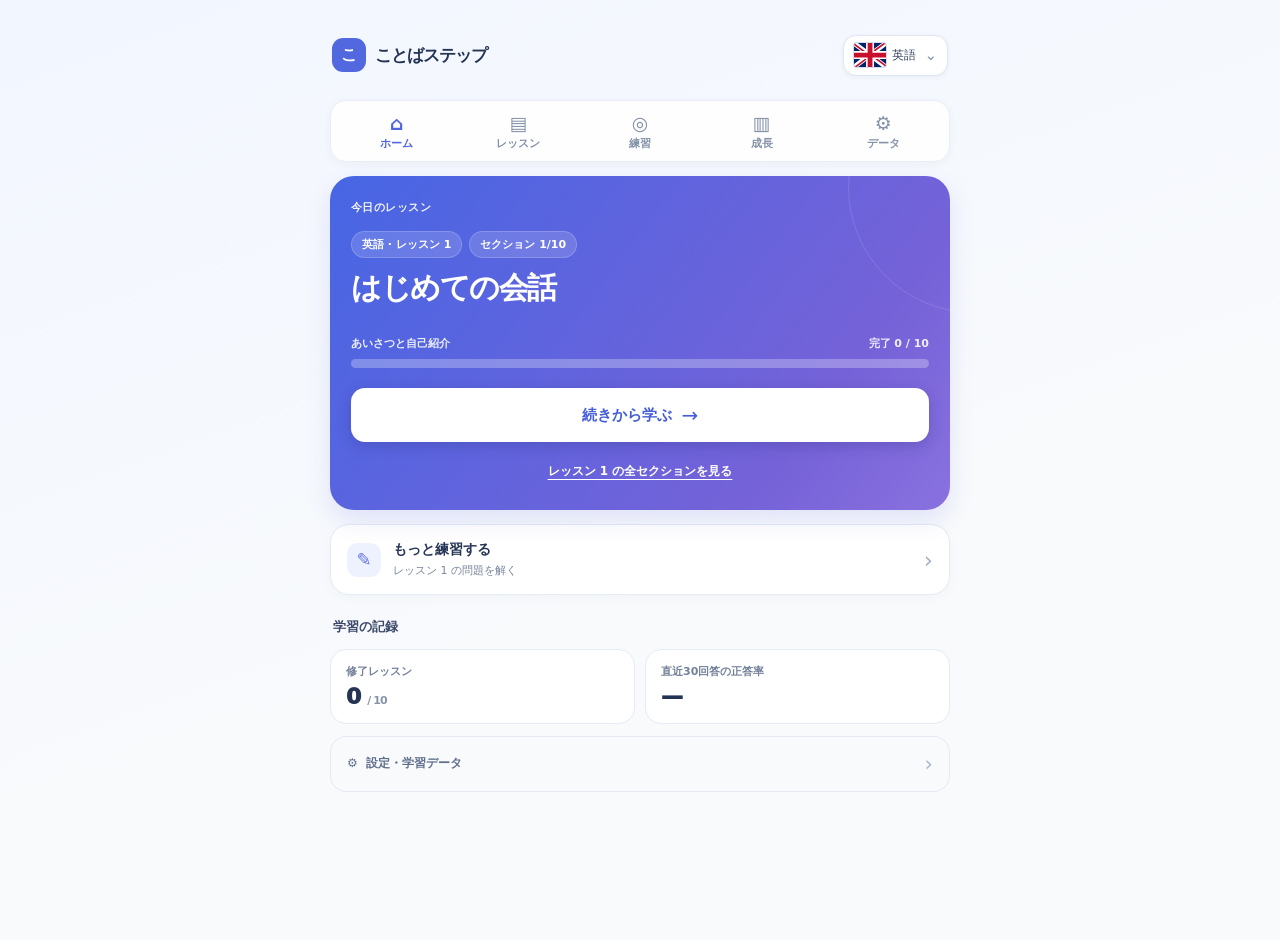
<file: kotoba/v10/index.html>
<!DOCTYPE html>
<html lang="ja"><head><meta charset="UTF-8"><meta name="viewport" content="width=device-width,initial-scale=1"><title>ことばステップ v10 ・ 学習パス</title><style>
.ks-root{font-family:ui-rounded,"Hiragino Kaku Gothic ProN","Noto Sans JP",system-ui,sans-serif;color:#20304d;background:linear-gradient(160deg,#f2f6ff,#f8fafc 60%);padding:16px;border-radius:18px;min-height:620px}.ks-root *{box-sizing:border-box}.ks-root button,.ks-root select,.ks-root textarea{font:inherit}.ks-root button{cursor:pointer}.ks-root button:disabled{opacity:.46;cursor:default}.ks-shell{max-width:920px;margin:auto}.ks-top{display:flex;justify-content:space-between;align-items:center;gap:8px;flex-wrap:wrap;margin-bottom:20px}.ks-logo{font-weight:950;font-size:21px;letter-spacing:-.04em}.ks-logo b{display:inline-grid;place-items:center;background:#4f65e7;color:#fff;border-radius:12px;width:38px;height:38px;margin-right:8px}.ks-tabs{display:flex;gap:6px}.ks-tabs button{padding:9px 13px;border:0;background:#fff;color:#62708b;border-radius:12px;font-size:12px;font-weight:800}.ks-tabs button.ks-active{background:#e2eaff;color:#3651c2}.ks-hero{padding:25px;border-radius:21px;background:linear-gradient(105deg,#4665e5,#8065d7);color:#fff;display:flex;justify-content:space-between;align-items:center;gap:15px}.ks-hero h2{font-size:clamp(22px,4vw,29px);margin:7px 0}.ks-hero p{margin:7px 0;font-size:13px;line-height:1.65;color:#edf0ff}.ks-eyebrow{font-size:11px;letter-spacing:.1em;font-weight:900;opacity:.8}.ks-level{border:2px solid #ffffff6e;background:#ffffff20;border-radius:18px;text-align:center;padding:16px 22px;min-width:107px}.ks-level strong{font-size:32px;display:block}.ks-level span{font-size:10px}.ks-btn{display:inline-flex;align-items:center;justify-content:center;gap:7px;border:none;border-radius:12px;padding:12px 16px;background:#4865e8;color:#fff;font-weight:850;font-size:13px}.ks-btn.ks-main{background:#fff;color:#3b54dc}.ks-btn.ks-secondary{background:#eef1ff;color:#3b56c6}.ks-btn.ks-muted{background:#f0f2f8;color:#5d6b83}.ks-btn.ks-danger{background:#fff0f1;color:#bd3548}.ks-btn.ks-sm{padding:9px 11px;font-size:12px}.ks-grid3{display:grid;grid-template-columns:repeat(3,minmax(0,1fr));gap:11px}.ks-lang{border:2px solid #e4e9f4;text-align:left;background:white;border-radius:17px;padding:16px;min-width:0}.ks-lang.ks-picked{border-color:#6c80ec;background:#f7f8ff}.ks-lang .ks-flag{font-size:28px;display:block}.ks-lang strong{display:block;font-size:17px;margin:8px 0 3px}.ks-lang small{font-size:11px;color:#68758d}.ks-h3{font-size:17px;font-weight:950;margin:22px 0 12px}.ks-cols{display:grid;grid-template-columns:1fr 1fr;gap:13px;margin:13px 0}.ks-panel{background:#fff;border:1px solid #e3e9f2;border-radius:18px;padding:18px;min-width:0}.ks-panel h3{font-size:16px;margin:0 0 8px}.ks-sub{font-size:12px;color:#71809a;line-height:1.7}.ks-field{margin:12px 0;display:flex;justify-content:space-between;align-items:center;gap:8px;flex-wrap:wrap}.ks-field label{font-size:13px;font-weight:850}.ks-field select{border-radius:9px;border:1px solid #dfe5f0;padding:8px;background:#fff;color:#24344e}.ks-check{display:inline-flex;align-items:center;gap:5px;font-size:12px;font-weight:800}.ks-check input{accent-color:#4a65e5;width:16px;height:16px}.ks-progress-row{margin:13px 0}.ks-progress-row .ks-line{display:flex;justify-content:space-between;font-size:12px;margin-bottom:5px}.ks-track{height:8px;border-radius:20px;background:#edf0f7;overflow:hidden}.ks-track i{display:block;height:100%;background:linear-gradient(90deg,#556cf1,#34c5a8)}.ks-statline{display:grid;grid-template-columns:repeat(3,1fr);gap:7px}.ks-stat{background:#f5f7fc;border-radius:11px;padding:11px 8px;text-align:center}.ks-stat strong{font-size:20px;display:block}.ks-stat small{color:#6e7a8d;font-size:10px}.ks-note{background:#edf3ff;color:#596a88;border-radius:11px;padding:11px 13px;line-height:1.7;font-size:11px;margin:13px 0}.ks-section{margin:18px 0}.ks-lesson{max-width:720px;margin:0 auto}.ks-lesson-head{display:flex;gap:10px;align-items:center}.ks-lesson-head .ks-track{flex:1;height:12px}.ks-lesson-head span{font-weight:850;font-size:12px;color:#63718e}.ks-card{border:1px solid #dfe6f1;background:#fff;border-radius:20px;padding:23px;margin:17px 0}.ks-tag{display:inline-block;background:#edf1ff;color:#4c61c7;font-weight:850;font-size:11px;border-radius:8px;padding:7px 9px}.ks-card h2{font-size:21px;line-height:1.5;margin:16px 0}.ks-prompt{font-size:22px;font-weight:800;margin:16px 0;line-height:1.65;white-space:pre-wrap;overflow-wrap:anywhere}.ks-prompt.ks-reading{font-size:18px;border-left:4px solid #7891ee;background:#f7f9ff;padding:14px;border-radius:6px;font-weight:600}.ks-q{font-weight:800;font-size:14px;margin:15px 0}.ks-choices{display:grid;grid-template-columns:1fr 1fr;gap:10px}.ks-choice{border:2px solid #e3e9f2;background:#fff;color:#24344f;text-align:left;border-radius:13px;padding:15px;font-weight:750;min-height:63px}.ks-choice:hover:not(:disabled){border-color:#93a2ed}.ks-choice.ks-selected{border-color:#576fe9;background:#eef1ff}.ks-choice.ks-correct{border-color:#2bc39d;background:#e3fbf4}.ks-choice.ks-wrong{border-color:#e9596b;background:#ffeff0}.ks-tools{display:flex;justify-content:space-between;align-items:center;gap:8px;margin-top:18px;flex-wrap:wrap}.ks-feedback{border-radius:12px;padding:13px;font-size:13px;line-height:1.7;margin-top:15px}.ks-feedback.good{background:#e2faf1;color:#176c52}.ks-feedback.bad{background:#fff0ed;color:#ae394a}.ks-feedback strong{display:block}.ks-tiles{display:flex;gap:7px;flex-wrap:wrap;min-height:55px;padding:10px;border:1px dashed #bec9df;border-radius:12px;margin:13px 0;background:#f9fbff}.ks-tile{border:1px solid #cfd8eb;background:#fff;border-radius:9px;padding:10px;font-weight:800}.ks-tile:disabled{opacity:.3}.ks-stages{display:grid;grid-template-columns:repeat(4,minmax(0,1fr));gap:8px}.ks-stage{border:1px solid #e3e9f3;border-radius:12px;background:white;padding:12px}.ks-stage h4{margin:0 0 7px;font-size:13px}.ks-stage small{font-size:10px;color:#70809a}.ks-stage .ks-track{margin-top:10px}.ks-results{text-align:center;max-width:680px;margin:35px auto}.ks-results .ks-panel{padding:30px}.ks-medal{font-size:49px}.ks-results h2{font-size:27px}.ks-summaries{display:flex;gap:7px;justify-content:center;flex-wrap:wrap;margin:17px 0}.ks-chip{padding:7px 10px;background:#eef2ff;color:#5165aa;font-size:11px;border-radius:99px;font-weight:800}.ks-root textarea{width:100%;min-height:120px;border-radius:12px;border:1px solid #dfe5f0;padding:10px;font-size:11px}.ks-root .ks-hide{display:none}.ks-root button:focus-visible,.ks-root select:focus-visible,.ks-root textarea:focus-visible{outline:3px solid #a5b7ff;outline-offset:2px}@media(max-width:620px){.ks-root{padding:10px}.ks-hero{padding:17px}.ks-level{padding:10px;min-width:80px}.ks-level strong{font-size:26px}.ks-grid3{gap:6px}.ks-lang{padding:11px 7px;border-radius:12px}.ks-lang strong{font-size:13px}.ks-lang small{font-size:10px}.ks-lang .ks-flag{font-size:25px}.ks-cols{grid-template-columns:1fr}.ks-stages{grid-template-columns:1fr 1fr}.ks-choices{grid-template-columns:1fr}.ks-card{padding:16px}.ks-top{flex-direction:column;align-items:stretch}.ks-tabs{justify-content:space-between}.ks-tabs button{flex:1}.ks-statline{gap:5px}}

.ks-version{font-size:10px;color:#8592b4;font-weight:700}.ks-hero h2{font-size:clamp(21px,3.2vw,29px)}.ks-btn.ks-hero-outline{background:transparent;border:1px solid #ffffff8f;color:white}.ks-actions{display:flex;gap:9px;flex-wrap:wrap;margin-top:17px}.ks-heading{padding:4px 0 12px}.ks-heading h2{margin:7px 0;font-size:25px}.ks-eyebrow.ks-dark{color:#6179de}.ks-lvcard{text-align:left;cursor:pointer;color:#223556;min-height:112px}.ks-lvcard b{display:block;margin:7px 0;line-height:1.3;font-size:12px}.ks-lvcard.ks-focus{border:2px solid #627bff;background:#f4f6ff}.ks-lvcard .ks-track{margin:7px 0}.ks-stages{grid-template-columns:repeat(5,minmax(0,1fr))}.ks-focuspanel{margin:19px 0}.ks-focuspanel h2{margin:12px 0 4px}.ks-sectionlist{display:grid;gap:10px;margin-top:17px}.ks-unit{display:flex;align-items:center;gap:15px;padding:15px;background:#f8faff;border:1px solid #e4eafa;border-radius:13px}.ks-num{width:36px;height:36px;display:grid;place-items:center;border-radius:11px;color:#4d67de;background:#e7ebff;font-weight:950;flex:none}.ks-unitbody{flex:1;min-width:0}.ks-unitbody strong{display:block;margin:0 0 4px}.ks-unitbody p{margin:0 0 6px}.ks-study h2{margin:14px 0}.ks-studybadge{display:inline-block;background:#dff7ed;color:#176550;border-radius:9px;padding:7px 11px;margin-top:18px;font-size:12px;font-weight:900}.ks-explain{line-height:2;padding:15px;background:#f8faff;border-radius:13px;font-size:15px;margin:15px 0}.ks-formula{background:#edf1ff;border-left:4px solid #5f79ec;padding:16px;border-radius:10px;margin:16px 0}.ks-formula span{display:block;color:#61719c;font-size:11px;margin-bottom:9px}.ks-formula strong{font-size:19px}.ks-examples{display:grid;gap:9px;margin:17px 0}.ks-example{display:flex;align-items:center;gap:12px;padding:12px;border:1px solid #e0e8f5;border-radius:12px}.ks-example>span{flex:none;border-radius:8px;color:#4b65d8;background:#edf1ff;padding:5px 9px;font-weight:900}.ks-example>div{flex:1}.ks-example strong{font-size:15px}.ks-example p{color:#63738a;font-size:12px;margin:4px 0 0}.ks-answer{width:100%;padding:15px;border:2px solid #dfe6f5;border-radius:12px;color:#22324c;background:white;font:inherit;font-size:17px;margin:10px 0}.ks-answer:focus{outline:2px solid #8d9ffc;border-color:#7187ee}.ks-switch{display:flex;margin:12px 0;cursor:pointer}.ks-mt{margin-top:16px}.ks-center{justify-content:center}.ks-audio{display:flex;gap:11px;align-items:center;flex-wrap:wrap;padding:15px 0}.ks-progress-row{margin:10px 0}.ks-panel>.ks-btn{margin-top:10px}.ks-statline{margin:12px 0}.ks-root textarea{font-size:13px;line-height:1.5}.ks-root button{transition:background .12s,border-color .12s}.ks-stage.ks-lvcard:hover{background:#edf1ff}.ks-root input[type=checkbox]{accent-color:#546bec}.ks-root input:focus-visible{outline:3px solid #b1bffc}.ks-root h2{line-height:1.45}
@media(max-width:820px){.ks-stages{grid-template-columns:repeat(3,minmax(0,1fr))}.ks-tabs{flex-wrap:wrap}.ks-top{align-items:flex-start}.ks-unit{flex-wrap:wrap}.ks-unit .ks-btn{margin-left:51px}}
@media(max-width:620px){.ks-stages{grid-template-columns:repeat(2,minmax(0,1fr))}.ks-hero{align-items:flex-start;flex-direction:column}.ks-level{min-width:130px}.ks-unit{gap:8px}.ks-unit .ks-btn{margin-left:0}.ks-unitbody{min-width:calc(100% - 50px)}.ks-top{gap:13px}.ks-tabs button{padding:8px 7px;font-size:11px}.ks-actions .ks-btn{flex:1}.ks-example>div{min-width:0}.ks-lesson-head{flex-wrap:wrap}.ks-study{padding:14px}}

.ks-tabs button{white-space:nowrap}.ks-switch input{flex:none}.ks-root{word-break:normal}

/* v4: 画面右上の小さな国旗と、言語選択画面 */
.ks-topright{display:flex;align-items:center;gap:10px;min-width:0}
.ks-flagbutton{background:#fff;border:1px solid #dae3f5;border-radius:12px;min-height:39px;padding:5px 8px;display:inline-flex;align-items:center;gap:3px;box-shadow:0 3px 12px #2a46780b;flex:none}
.ks-flagbutton span:first-child{font-size:25px;line-height:1}
.ks-flagchevron{font-size:13px;color:#657694}
.ks-flagbutton:hover{background:#eef3ff;border-color:#7b91e6}
.ks-languagegrid .ks-lang{text-align:center;min-height:190px;padding:20px 12px}
.ks-languagegrid .ks-flag{font-size:48px}
.ks-languagegrid .ks-lang strong{font-size:19px}
.ks-languagegrid .ks-lang em{display:block;font-size:11px;color:#3656bd;margin-top:9px;font-style:normal;font-weight:800}
.ks-featurephrase{font-size:clamp(20px,3.5vw,28px);font-weight:850;color:#20365a;background:#f6f8ff;border:1px solid #e2e8ff;border-radius:16px;padding:24px 18px;line-height:1.6;overflow-wrap:anywhere;margin:19px 0}
.ks-vocbox{border:1px solid #d0e9dd;border-radius:14px;background:#f1fff8;padding:17px;margin-top:22px}
.ks-vocbox h3{margin:0 0 6px;color:#166a50}
.ks-btn.ks-wordbtn{background:#209b79;color:#fff}
.ks-btn.ks-wordbtn:hover{background:#178a69}
@media(max-width:620px){.ks-top{display:flex;flex-direction:column;align-items:stretch}.ks-topright{width:100%;justify-content:space-between;gap:5px}.ks-flagbutton{margin-left:auto;min-width:56px}.ks-languagegrid{grid-template-columns:repeat(3,minmax(0,1fr))}.ks-languagegrid .ks-lang{padding:16px 6px;min-height:168px}.ks-languagegrid .ks-flag{font-size:34px}.ks-languagegrid .ks-lang strong{font-size:14px}.ks-languagegrid .ks-lang small{font-size:10px}.ks-vocbox .ks-btn{width:100%}}
@media(max-width:420px){.ks-topright{flex-wrap:wrap}.ks-tabs{flex:1;min-width:235px}.ks-tabs button{font-size:10px;padding:8px 5px}.ks-flagbutton{min-width:46px}.ks-languagegrid{gap:5px}}

/* v4.1: mobile browser layout and reliable inline flag SVGs */
html{color-scheme:light}
body{margin:0;min-height:100vh;background:#f2f6ff}
.ks-root{border-radius:0;min-height:100vh;min-height:100dvh;padding:20px max(12px,env(safe-area-inset-right)) max(20px,env(safe-area-inset-bottom)) max(12px,env(safe-area-inset-left));overflow-x:clip}
.ks-shell{width:100%}
.ks-flagbutton span:first-child{display:flex;align-items:center}
.ks-flagbutton svg{width:34px;height:23px}
.ks-languagegrid .ks-flag svg{width:57px;height:38px}
.ks-root button,.ks-root select,.ks-root input{touch-action:manipulation}
@media(max-width:620px){
.ks-root{padding-top:max(12px,env(safe-area-inset-top))}
.ks-hero{flex-direction:column;align-items:stretch}
.ks-level{min-width:0;align-self:flex-start}
.ks-lesson-head{flex-wrap:wrap}
.ks-tools{align-items:stretch}
.ks-tools .ks-btn{min-height:42px}
.ks-languagegrid .ks-flag svg{width:52px;height:34px}
.ks-root input,.ks-root textarea{font-size:16px}
}

/* v5 practice selection -> level selection */
.ks-practicegrid{display:grid;grid-template-columns:repeat(2,minmax(0,1fr));gap:14px;margin:12px 0 20px}
.ks-practicecard{display:flex;gap:16px;align-items:center;text-align:left;background:#fff;color:#20304d;border:2px solid #e3e9f5;border-radius:20px;padding:20px 17px;min-height:115px;box-shadow:0 6px 20px #26397408;transition:border-color .15s,transform .15s,box-shadow .15s}
.ks-practicecard:hover,.ks-practicecard:focus-visible{border-color:#7287ec;box-shadow:0 8px 25px #4057bd18;transform:translateY(-1px)}
.ks-practiceicon{width:60px;height:60px;border-radius:17px;flex:none;display:grid;place-items:center;font-size:30px;background:#eef1ff}
.ks-practicebody{display:flex;flex-direction:column;gap:6px;flex:1;min-width:0}
.ks-practicebody strong{font-size:19px;font-weight:900}
.ks-practicebody small{font-size:12px;color:#697895;line-height:1.6}
.ks-practicearrow{font-size:29px;color:#8f9cbb}
.ks-mode-green .ks-practiceicon,.ks-mode-green.ks-modebadge{background:#dcf9ed}
.ks-mode-blue .ks-practiceicon,.ks-mode-blue.ks-modebadge{background:#e1f2ff}
.ks-mode-orange .ks-practiceicon,.ks-mode-orange.ks-modebadge{background:#fff0dc}
.ks-mode-pink .ks-practiceicon,.ks-mode-pink.ks-modebadge{background:#ffe8f1}
.ks-mode-purple .ks-practiceicon,.ks-mode-purple.ks-modebadge{background:#e9e9ff}
.ks-modeheading{display:flex;align-items:center;gap:16px;margin-top:10px}
.ks-modebadge{display:grid;place-items:center;flex:none;width:64px;height:64px;border-radius:17px;font-size:30px}
.ks-backlink{border:none;background:transparent;color:#5069cf;font-weight:850;padding:10px 0;font-size:13px}
.ks-root .ks-practicecard:focus-visible,.ks-backlink:focus-visible{outline:3px solid #8da6ff;outline-offset:2px}
@media(max-width:650px){.ks-practicegrid{grid-template-columns:1fr;gap:10px}.ks-practicecard{min-height:95px;padding:14px}.ks-practiceicon{width:52px;height:52px;font-size:27px}.ks-practicebody strong{font-size:17px}.ks-modeheading{gap:12px}.ks-modebadge{width:52px;height:52px;font-size:26px}}

/* v5.1 | Adopted A homepage only; lesson, practice and progress pages unchanged. */
.ks-home-page{font-family:ui-rounded,"Hiragino Kaku Gothic ProN","Noto Sans JP",system-ui,sans-serif;width:100%;max-width:620px;margin:0 auto;padding:0 0 92px;color:#243453}
.ks-home-page button{cursor:pointer;font:inherit;touch-action:manipulation}
.ks-home-page button:focus-visible{outline:3px solid #9f8aff;outline-offset:3px}
.ks-home-top{height:70px;display:flex;align-items:center;justify-content:space-between;gap:10px;padding:0 2px;margin:0 0 10px}
.ks-home-brand{display:flex;align-items:center;gap:9px;font-size:17px;letter-spacing:-.055em;font-weight:900;white-space:nowrap}
.ks-home-brandmark{display:grid;place-items:center;width:34px;height:34px;background:#5268df;color:#fff;border-radius:11px;font-size:16px;font-weight:950;letter-spacing:0;flex:none}
.ks-home-lang{min-height:41px;display:inline-flex;align-items:center;gap:6px;border:1px solid #dfe6f2;background:white;color:#344361;border-radius:13px;padding:6px 10px;font-size:12px!important;font-weight:850;box-shadow:0 1px 5px #1e315810;white-space:nowrap}
.ks-home-lang svg{width:28px!important;height:19px!important;border-radius:3px;flex:none}
.ks-home-chevron{font-size:15px;color:#8491aa;margin-left:2px}
.ks-home-hero{background:linear-gradient(127deg,#4766e4,#7562d8 76%,#8971df);color:#fff;border-radius:24px;padding:24px 21px 21px;min-height:315px;position:relative;overflow:hidden;box-shadow:0 10px 25px #5f69dc28}
.ks-home-hero::after{content:"";pointer-events:none;position:absolute;right:-150px;top:-115px;width:250px;height:250px;border:1px solid #ffffff20;border-radius:50%}
.ks-home-eyebrow{font-size:11px;font-weight:800;letter-spacing:.04em;opacity:.93;margin-bottom:16px}
.ks-home-tags{display:flex;flex-wrap:wrap;gap:7px;margin-bottom:10px}
.ks-home-tags span{border:1px solid #ffffff2e;background:#ffffff25;border-radius:100px;padding:5px 10px;color:#fff;font-size:11px;font-weight:800}
.ks-home-hero h1{font-size:clamp(23px,6.8vw,30px);line-height:1.3;letter-spacing:-.05em;margin:0 0 14px;font-weight:900;min-height:54px;overflow-wrap:anywhere}
.ks-home-progress{margin:0 0 20px}
.ks-home-progressmeta{display:flex;justify-content:space-between;align-items:baseline;gap:10px;font-size:11px;color:#eef0ff;margin-bottom:8px;font-weight:760}
.ks-home-progressmeta span:first-child{min-width:0;overflow-wrap:anywhere}
.ks-home-progressmeta span:last-child{flex:none}
.ks-home-progressbar{height:7px;border-radius:99px;overflow:hidden;background:#ffffff45}
.ks-home-progressbar i{display:block;height:100%;border-radius:inherit;background:white;transition:width .2s}
.ks-home-cta{width:100%;min-height:54px;display:flex;align-items:center;justify-content:center;gap:10px;border:0;border-radius:14px;background:#fff;color:#455ed8;font-weight:900!important;font-size:15px!important;box-shadow:0 4px 14px #212c7840}
.ks-home-cta span{font-size:20px;font-weight:500}
.ks-home-lower{padding:14px 0 0}
.ks-home-practice{width:100%;display:flex;align-items:center;text-align:left;gap:12px;padding:16px;border-radius:19px;background:white;border:1px solid #e5eaf4;color:#253554;box-shadow:0 3px 12px #2a376108}
.ks-home-practice-icon{width:34px;height:34px;display:grid;place-items:center;flex:none;background:#eef2ff;border-radius:11px;color:#6574e9;font-size:18px}
.ks-home-practice-copy{display:flex;flex-direction:column;gap:4px;flex:1;min-width:0}
.ks-home-practice-copy strong{font-size:14px;font-weight:850}
.ks-home-practice-copy small{color:#78859d;font-size:11px}
.ks-home-next{font-size:23px;font-weight:400;color:#a3afc4}
.ks-home-heading{font-size:13px;font-weight:850;margin:23px 3px 12px;color:#3c4968}
.ks-home-stats{display:grid;grid-template-columns:1fr 1fr;gap:10px}
.ks-home-stat{background:#fff;border:1px solid #e5eaf4;border-radius:16px;padding:14px 15px}
.ks-home-stat small{display:block;color:#73809a;font-weight:650;font-size:11px}
.ks-home-stat strong{display:block;font-size:22px;font-weight:950;letter-spacing:-.04em;margin-top:5px}
.ks-home-stat strong span{font-size:11px;font-weight:750;color:#8793a8}
.ks-home-settings{width:100%;margin-top:12px;display:flex;align-items:center;justify-content:space-between;padding:15px 16px;background:transparent;border:1px solid #e5eaf3;border-radius:16px;color:#60708c;font-size:12px!important;font-weight:850!important;text-align:left}
.ks-home-settings span:last-child{font-size:21px;color:#aab7cb;font-weight:400}
.ks-home-bottom{height:70px;display:flex;align-items:center;justify-content:space-around;gap:4px;background:#ffffffef;border:1px solid #e9edf7;border-radius:20px;margin-top:20px;box-shadow:0 4px 20px #1b2b4c0b;padding:4px 8px}
.ks-home-bottom button{flex:1;display:flex;align-items:center;justify-content:center;flex-direction:column;gap:3px;border:0;background:transparent;color:#8492a8;font-size:10px!important;font-weight:750;min-width:0;padding:5px 1px}
.ks-home-bottom button span{font-size:21px;line-height:22px;font-weight:600}
.ks-home-bottom button.ks-home-nav-active{color:#5166df}
@media(max-width:620px){
 .ks-root:has(.ks-home-page){padding:10px 15px max(16px,env(safe-area-inset-bottom));min-height:100dvh}
 .ks-home-page{padding-bottom:calc(86px + env(safe-area-inset-bottom))}
 .ks-home-top{height:70px;margin-bottom:8px}
 .ks-home-hero{padding:23px 20px 21px;min-height:318px}
 .ks-home-bottom{position:fixed;z-index:20;bottom:0;left:0;right:0;height:calc(72px + env(safe-area-inset-bottom));padding:0 14px env(safe-area-inset-bottom);border-radius:0;border:0;border-top:1px solid #e8ecf4;margin:0;box-shadow:0 -3px 14px #1b2b4c0a;backdrop-filter:blur(12px)}
}
@media(max-width:360px){.ks-home-hero{padding:20px 16px}.ks-home-brand{font-size:15px}.ks-home-lang{padding:6px 8px}.ks-home-hero h1{font-size:24px}}

/* v6 Home: navigation directly below brand, never fixed or out of the first viewport */
.ks-home-page{padding-bottom:24px}
.ks-home-bottom{position:static!important;z-index:auto!important;inset:auto!important;top:auto!important;bottom:auto!important;left:auto!important;right:auto!important;margin:0 0 14px!important;height:62px!important;min-height:62px;box-shadow:0 2px 10px #1b2b4c0b!important;border:1px solid #e9edf7!important;border-radius:16px!important;padding:4px 7px!important;background:#ffffffee}
.ks-home-bottom button{font-size:11px!important;gap:2px!important}
.ks-home-bottom button span{font-size:19px}
.ks-sectionspage .ks-sectionshead{display:flex;justify-content:space-between;gap:10px;align-items:center;flex-wrap:wrap;margin-bottom:12px}
.ks-sectionspage .ks-sectionshead b{font-size:12px;color:#66758e}
.ks-sectionspage .ks-unit{min-width:0;align-items:center;padding:12px;gap:10px}
.ks-sectionspage .ks-unitbody strong{font-size:13px;line-height:1.4}
.ks-sectionspage .ks-unitbody .ks-sub{margin:3px 0 0;display:-webkit-box;-webkit-box-orient:vertical;-webkit-line-clamp:2;overflow:hidden;line-height:1.55}
.ks-sectionspage .ks-unitbody .ks-chip{display:none}
.ks-sectionspage .ks-unit .ks-btn{flex:none;white-space:nowrap}
.ks-heading:has(>.ks-backlink)>.ks-backlink{display:block;width:fit-content;margin:0 0 16px}
.ks-heading:has(>.ks-backlink)>.ks-eyebrow{display:block}
.ks-learnlevel-grid .ks-lvcard{text-align:left}
@media(max-width:620px){
 .ks-home-page{padding-bottom:26px!important}
 .ks-home-bottom{backdrop-filter:none!important}
 .ks-home-hero{min-height:300px}
 .ks-learnlevel-grid{grid-template-columns:repeat(2,minmax(0,1fr))}
 .ks-sectionspage{padding:14px}
 .ks-sectionspage .ks-unit{gap:8px;align-items:flex-start}
 .ks-sectionspage .ks-unitbody{flex:1;min-width:0}
 .ks-sectionspage .ks-unit .ks-btn{padding:9px;font-size:11px}
}


/* ことばステップ v6 UI改善案 | selected states, progress, clarity */
.ks-root{
 --ui-primary:#4866df;--ui-primary-deep:#304fbd;--ui-soft:#eff3ff;
 --ui-success:#12846b;--ui-success-soft:#e7f7f0;
 --ui-warning:#85520d;--ui-warning-soft:#fff4dd;
}
.ks-lvcard{border:2px solid #e2e8f4;border-radius:16px;background:#fff;
 box-shadow:0 2px 7px rgba(42,58,104,.035);
 transition:background-color .18s,border-color .18s,box-shadow .18s,transform .18s;
}
@media(hover:hover){.ks-lvcard:hover{border-color:#adbbef;background:#f9faff;box-shadow:0 6px 18px rgba(50,76,150,.12);transform:translateY(-2px)}}
.ks-lvcard.ks-focus,.ks-lvcard[aria-pressed="true"]{
 border-color:var(--ui-primary);background:linear-gradient(145deg,#f1f4ff,#f9faff);
 box-shadow:0 0 0 3px rgba(72,102,223,.12),0 7px 18px rgba(52,79,181,.11)
}
.ks-lvcard:focus-visible,.ks-unit .ks-btn:focus-visible{outline:3px solid #7594ff;outline-offset:3px}
.ks-track{height:10px;border-radius:99px;background:#e9edf5;overflow:hidden}
.ks-track i{display:block;height:100%;border-radius:99px;background:#4277ed;transition:width .25s ease}
.ks-track .ks-fill-complete{background:linear-gradient(90deg,#15a583,#0e866e)}
.ks-home-progressbar{height:9px}
.ks-home-progressbar i{background:#f3f9ff}
.ks-status{display:inline-flex;align-items:center;gap:4px;align-self:flex-start;
 padding:4px 7px;border-radius:8px;font-size:11px;line-height:1.3;font-weight:800;
 background:#eef1f5;color:#53617a}
.ks-status.ks-unmeasured{background:var(--ui-warning-soft);color:var(--ui-warning)}
.ks-status.ks-measured{background:#eaf4ff;color:#285bb5}
.ks-status.ks-mastered{background:var(--ui-success-soft);color:#0c755d}
.ks-lvcard .ks-cardmeta{display:block;font-size:11px;color:#53627b;margin:7px 0 5px;font-weight:760}
.ks-lvcard .ks-status{margin-top:8px}
.ks-sectionspage .ks-unit.ks-section-done{border-color:#bde9d8;background:#f5fcf8}
.ks-sectionspage .ks-section-done .ks-num{background:#dff5eb;color:#0c775d}
.ks-quick-more{margin-top:12px;display:flex;justify-content:center}
.ks-quick-more button{color:#fff;border:0;background:transparent;font-size:12px;font-weight:800;text-decoration:underline;text-underline-offset:4px;cursor:pointer;padding:9px}
.ks-insights{display:grid;grid-template-columns:repeat(3,minmax(0,1fr));gap:10px;margin:14px 0 15px}
.ks-insight{background:#f6f8ff;border:1px solid #e6ecf6;border-radius:16px;padding:15px 10px;min-width:0}
.ks-insight strong{display:block;font-size:24px;line-height:1.2;color:#223452;letter-spacing:-.04em}
.ks-insight small{display:block;margin-top:7px;font-size:11px;line-height:1.45;color:#5e6e87;font-weight:750}
.ks-insight .ks-insight-unit{font-size:13px;letter-spacing:normal;color:#66738c;margin-left:2px}
.ks-insight.ks-streak strong{color:#9b4c27}
.ks-insight.ks-time strong{color:#2a62c3}
.ks-insight.ks-accuracy strong{color:#14775f}
.ks-data-clarify{font-size:11px;color:#64728b;line-height:1.65;margin:6px 0 0}
.ks-preview-banner{font-size:11px;color:#4458b1;text-align:center;background:#eef2ff;
 border-radius:9px;padding:7px 10px;margin:0 auto 12px;max-width:920px}
@media(max-width:620px){
 .ks-insights{gap:6px}
 .ks-insight{padding:12px 7px;border-radius:13px}
 .ks-insight strong{font-size:21px}
 .ks-insight small{font-size:10px}
 .ks-lvcard{min-height:124px}
}
@media(prefers-reduced-motion:reduce){.ks-lvcard,.ks-track i{transition:none}.ks-lvcard:hover{transform:none}}


/* v8 script-first curriculum + learning cards */
.ks-standard{display:block;font-size:11px;color:#506989;font-weight:800;margin:4px 0 7px}
.ks-root .ks-lesson h2{line-height:1.35}
.ks-foundation-examples{display:grid;grid-template-columns:repeat(2,minmax(0,1fr));gap:9px;margin:18px 0}
.ks-foundation-example{display:grid;grid-template-columns:1fr auto;gap:3px 5px;background:#f6f8ff;border:1px solid #e4ebfa;padding:13px;border-radius:14px;min-width:0}
.ks-foundation-example strong{grid-column:1;font-size:28px;color:#213665;overflow-wrap:anywhere;line-height:1.3}
.ks-foundation-example span{font-size:14px;font-weight:850;color:#3154ba}
.ks-foundation-example small{grid-column:1;font-size:11px;color:#65738c;line-height:1.5}
.ks-foundation-hear{grid-column:2;grid-row:1/4;align-self:center;background:#e7edff;border:none;border-radius:12px;min-width:38px;min-height:42px;cursor:pointer}
.ks-foundation-feature{display:flex;gap:12px;flex-wrap:wrap;margin:18px 0 13px;padding:16px;border-radius:18px;background:#f3f6ff;color:#253e86;align-items:center;justify-content:center;font-size:36px;font-weight:850;line-height:1.5}
.ks-foundation-question{min-height:105px;font-size:clamp(28px,7vw,48px);overflow-wrap:anywhere;text-align:center}
.ks-foundation-input{display:block;width:100%;max-width:580px;padding:16px 18px;font-size:23px;border-radius:14px;border:2px solid #bfcbea;color:#20304d;background:#fff;letter-spacing:.02em}
.ks-foundation-input:focus{outline:3px solid #cbd5ff;outline-offset:2px;border-color:#526ee8}
.ks-field-label{font-weight:820;color:#53617a;display:block;margin:8px 0}
.ks-foundation-score{text-align:center;margin:23px auto;font-size:56px;font-weight:900;color:#415ee2}
.ks-foundation-score span{font-size:16px;color:#606f8b;font-weight:750}
#ks-foundation-canvas{display:block;width:100%;max-width:450px;height:195px;margin:13px auto 15px;border:2px dashed #aebae4;border-radius:18px;background:repeating-linear-gradient(0deg,#fff,#fff 48%,#edf1fa 49%,#edf1fa 50%,#fff 51%);touch-action:none;cursor:crosshair}
.ks-root .ks-study .ks-tools{gap:12px;flex-wrap:wrap}
@media(max-width:460px){.ks-foundation-examples{gap:7px}.ks-foundation-example{padding:10px}.ks-foundation-example strong{font-size:25px}.ks-foundation-score{font-size:48px}}


/* v9: level reference beneath main navigation */
.ks-country-flag{display:inline-block;object-fit:cover;vertical-align:middle;border-radius:3px;box-shadow:0 0 0 1px #d4ddeb;flex:none}
.ks-flagbutton .ks-country-flag,.ks-home-lang .ks-country-flag{width:32px!important;height:24px!important}
.ks-languagegrid .ks-country-flag{width:62px!important;height:46px!important;border-radius:5px}
.ks-benchmark-link{width:100%;display:flex;align-items:center;gap:12px;min-height:66px;border:1px solid #dce4f5;border-radius:16px;background:#fff;text-align:left;padding:11px 15px;margin:12px 0 17px;box-shadow:0 3px 12px rgba(40,59,110,.045);cursor:pointer;color:#213456}
.ks-benchmark-link:hover{border-color:#a8b7e9;background:#fafbff}
.ks-benchmark-link:focus-visible,.ks-benchmark-item:focus-visible,.ks-backlink:focus-visible{outline:3px solid #7690ec;outline-offset:3px}
.ks-benchmark-symbol{display:grid;place-items:center;flex:none;width:38px;height:38px;border-radius:11px;background:#eef2ff;color:#4964d6;font-size:22px}
.ks-benchmark-copy{display:flex;flex-direction:column;gap:4px;flex:1;min-width:0}
.ks-benchmark-copy strong{font-size:13px;font-weight:850;letter-spacing:.01em}
.ks-benchmark-copy small{font-size:11px;font-weight:600;color:#64748b;overflow:hidden;text-overflow:ellipsis;white-space:nowrap}
.ks-benchmark-arrow{font-size:24px;color:#8e9ab2;font-weight:400}
.ks-benchmark-page{max-width:920px;margin:0 auto 24px}
.ks-benchmark-intro{margin:13px 0 18px}
.ks-benchmark-intro h1{font-size:clamp(24px,5vw,29px);letter-spacing:-.04em;margin:7px 0 8px}
.ks-benchmark-intro p{font-size:13px;line-height:1.7;color:#63718a;margin:0}
.ks-benchmark-list{display:grid;grid-template-columns:repeat(2,minmax(0,1fr));gap:10px}
.ks-benchmark-item{display:flex;gap:10px;text-align:left;align-items:flex-start;padding:13px 14px;background:#fff;border:1px solid #e2e8f4;border-radius:16px;cursor:pointer;color:#283a58;min-width:0}
.ks-benchmark-item:hover{border-color:#b3c1f0;background:#fafbff}
.ks-benchmark-index{display:grid;place-items:center;flex:0 0 30px;height:30px;border-radius:10px;background:#eaf0ff;color:#3553cb;font-weight:900;font-size:13px}
.ks-benchmark-item-body{display:flex;flex-direction:column;min-width:0;gap:8px;flex:1}
.ks-benchmark-item-top{display:flex;flex-direction:column;align-items:flex-start;gap:4px}
.ks-benchmark-item-top strong{font-size:14px;line-height:1.35}
.ks-benchmark-mini{font-size:10px;color:#677793;white-space:nowrap}
.ks-benchmark-level{font-size:12px;font-weight:750;color:#3658c3;background:#edf2ff;padding:5px 8px;border-radius:7px;align-self:flex-start;line-height:1.4}
.ks-benchmark-track{height:6px;width:100%;display:block;border-radius:99px;background:#e9eef7;overflow:hidden}
.ks-benchmark-track i{height:100%;display:block;background:#4277ed;border-radius:99px}
.ks-benchmark-caution{font-size:12px;color:#6b7890;line-height:1.75;padding:12px 4px}
.ks-home-page .ks-benchmark-link{margin-top:10px;margin-bottom:14px}
@media(max-width:650px){.ks-benchmark-list{grid-template-columns:1fr}.ks-benchmark-link{padding:10px 12px}.ks-benchmark-copy small{font-size:10px}.ks-benchmark-item{padding:13px}.ks-home-bottom button{padding:5px 1px}}

/* Learning Path v10 - desktop and mobile */
.ks-path-page{max-width:1000px;margin:0 auto 30px;padding:2px 0 12px}
.ks-path-intro{padding:14px 4px 10px}
.ks-path-eyebrow{font-size:11px;color:#576cdb;font-weight:900;letter-spacing:.12em}
.ks-path-intro h1{font-size:clamp(23px,3vw,31px);margin:8px 0 7px;letter-spacing:-.04em;color:#223451}
.ks-path-intro p{font-size:12px;line-height:1.75;color:#687993;margin:0}
.ks-path-legend{display:flex;flex-wrap:wrap;gap:8px;margin:12px 0 14px}
.ks-path-key{background:#fff;border:1px solid #e1e7f3;color:#596a86;font-weight:800;font-size:11px;border-radius:40px;padding:8px 11px;display:inline-flex;gap:7px;align-items:center}
.ks-path-key-dot{height:10px;width:10px;border-radius:50%;background:#a9b3c8}
.ks-path-key-dot.is-done{background:#26bd8d}.ks-path-key-dot.is-current{background:#6874ef}
.ks-path-container{background:linear-gradient(180deg,#fafbff,#f7f9ff 45%,#f8fafc);border-radius:24px;border:1px solid #e6ecf8;padding:22px 20px 28px;overflow:visible}
.ks-path-steps{position:relative;display:flex;flex-direction:column;gap:24px;padding:18px 8px 14px}
.ks-path-steps::before{content:"";position:absolute;z-index:0;top:2px;bottom:2px;left:50%;transform:translateX(-50%);width:6px;border-radius:20px;background:#cdd7ed;box-shadow:inset 0 0 0 1px #bfcde7}
.ks-path-step{position:relative;display:grid;grid-template-columns:minmax(0,1fr) 106px minmax(0,1fr);align-items:center;min-height:140px;isolation:isolate}
.ks-path-center{grid-row:1;grid-column:2;display:flex;align-items:center;justify-content:center;z-index:2;position:relative}
.ks-path-node{display:flex;align-items:center;justify-content:center;position:relative;width:80px;height:80px;flex:none;border-radius:50%;border:5px solid #fff;cursor:pointer;font-size:29px;font-weight:900;font-family:inherit;transition:transform .18s, box-shadow .18s;line-height:1;touch-action:manipulation}
.ks-path-node:hover{transform:translateY(-3px) scale(1.035)}
.ks-path-node:focus-visible,.ks-path-card-action:focus-visible{outline:3px solid #3759e6;outline-offset:4px}
.ks-path-node.is-done{background:linear-gradient(145deg,#39d7a5,#139e76);color:#fff;box-shadow:0 10px 18px #1caa7b44,0 0 0 5px #d9faed}
.ks-path-node.is-current{background:linear-gradient(145deg,#7989ff,#5569e7);color:#fff;box-shadow:0 12px 24px #4a59bd4d,0 0 0 7px #dfe4ff}
.ks-path-node.is-locked{background:#e7ebf3;color:#8a97ac;box-shadow:0 6px 16px #3646671b,0 0 0 5px #f2f4f8}
.ks-path-node-index{position:absolute;bottom:-6px;right:-7px;display:flex;align-items:center;justify-content:center;height:27px;min-width:27px;padding:0 5px;border-radius:30px;background:#fff;color:#33415d;font-size:11px;box-shadow:0 3px 8px #283e6826;border:1px solid #e5e9f3}
.ks-path-card{grid-row:1;background:#fff;border:1px solid #e1e8f6;border-radius:19px;padding:16px 17px 14px;max-width:390px;width:100%;box-shadow:0 6px 20px #3145670b;position:relative;z-index:1;min-width:0}
.ks-path-step.is-left .ks-path-card{grid-column:1;justify-self:end;margin-right:12px}
.ks-path-step.is-right .ks-path-card{grid-column:3;justify-self:start;margin-left:12px}
.ks-path-card::after{content:"";width:12px;height:2px;background:#cbd5eb;position:absolute;top:50%}
.ks-path-step.is-left .ks-path-card::after{right:-12px}.ks-path-step.is-right .ks-path-card::after{left:-12px}
.ks-path-step.is-current .ks-path-card{border-color:#aab7ff;box-shadow:0 10px 30px #5266d119;background:linear-gradient(160deg,#fff,#fbfbff)}
.ks-path-cardheader{display:flex;align-items:center;justify-content:space-between;gap:8px;margin-bottom:7px}
.ks-path-num{font-size:11px;font-weight:900;color:#7786a2;letter-spacing:.04em}
.ks-path-state{font-size:10px;font-weight:900;white-space:nowrap;display:inline-flex;gap:5px;align-items:center;border-radius:99px;padding:5px 9px;background:#f0f2f6;color:#68758b}
.ks-path-state.is-done{background:#e7f9f1;color:#17815e}.ks-path-state.is-current{background:#ecedff;color:#4c5dde}
.ks-path-title{font-size:16px;color:#233450;font-weight:900;margin:0 0 6px;line-height:1.48;overflow-wrap:anywhere;letter-spacing:-.015em}
.ks-path-standard{color:#6e7b96;font-size:11px;line-height:1.6;margin:0 0 11px}
.ks-path-progressbar{height:7px;border-radius:20px;background:#eaf0f7;overflow:hidden;margin:10px 0 6px}
.ks-path-progressbar i{display:block;height:100%;background:#7185ee;border-radius:20px}
.ks-path-progressbar i.is-done{background:#27bd8c}
.ks-path-progress-text{font-size:11px;color:#73819a;font-weight:750}
.ks-path-card-action{background:#eef1ff;color:#475fd8;border:0;border-radius:10px;padding:10px 12px;font-size:12px;font-weight:900;cursor:pointer;min-height:38px;white-space:nowrap}
.ks-path-card-action:hover{background:#e1e7ff}.ks-path-card-action.is-done{color:#148260;background:#e4f8ee}
.ks-path-cardfooter{display:flex;align-items:center;justify-content:space-between;gap:9px;margin-top:9px}
.ks-path-note{border-radius:14px;background:#fff;border:1px solid #e5eaf6;color:#687993;padding:12px 14px;font-size:11px;line-height:1.7;margin-top:16px}
@media(max-width:700px){
.ks-path-page{padding:0}.ks-path-container{border-radius:18px;padding:13px 10px 22px}.ks-path-steps{padding:12px 1px;gap:16px}
.ks-path-steps::before{left:37px;transform:none;width:5px}
.ks-path-step{grid-template-columns:74px minmax(0,1fr);align-items:center;min-height:118px}
.ks-path-center{grid-column:1;grid-row:1;justify-content:flex-start;align-self:start;padding-top:10px;padding-left:2px}
.ks-path-node{width:70px;height:70px;font-size:25px;border-width:4px}
.ks-path-card,.ks-path-step.is-left .ks-path-card,.ks-path-step.is-right .ks-path-card{grid-column:2;grid-row:1;justify-self:stretch;max-width:none;margin:0 0 0 8px;padding:13px 12px 12px;border-radius:15px}
.ks-path-step.is-left .ks-path-card::after,.ks-path-step.is-right .ks-path-card::after{left:-10px;right:auto;width:10px;top:36px}
.ks-path-cardheader{flex-wrap:wrap;gap:4px}.ks-path-title{font-size:14px}.ks-path-cardfooter{flex-wrap:wrap}.ks-path-legend{gap:5px}.ks-path-key{font-size:10px;padding:6px 9px}
}
@media(prefers-reduced-motion:reduce){.ks-path-node{transition:none}}

</style></head><body><div id="kotoba-app" class="ks-root"><div class="ks-shell" id="ks-view"></div></div><script> const LESSONS={
 en:{
 v:[`hello=こんにちは;thank you=ありがとう;water=水;bread=パン;cat=猫;dog=犬;book=本;friend=友達;today=今日;tomorrow=明日;school=学校;coffee=コーヒー`, `station=駅;ticket=切符;breakfast=朝食;dinner=夕食;usually=普段;busy=忙しい;movie=映画;travel=旅行;weekend=週末;weather=天気;question=質問;answer=答え`, `appointment=予約;recommend=おすすめする;improve=改善する;experience=経験;direction=方向;already=すでに;perhaps=おそらく;reason=理由;explain=説明する;borrow=借りる;arrive=到着する;decide=決める`, `although=〜だけれども;unless=〜でない限り;despite=〜にもかかわらず;opportunity=機会;evidence=証拠;benefit=利点;concern=懸念;assumption=仮定;consequence=影響;reliable=信頼できる;efficient=効率的な;perspective=視点`],
 g:[`I ___ a student.~am~is~are~be~I に続くbe動詞は am。;She ___ cats.~likes~like~liking~to like~三人称単数の現在形には -s を付けます。;This is ___ apple.~an~a~the~are~母音で始まる単数名詞には an を使えます。;___ you from Japan?~Are~Is~Am~Be~主語 you には Are。`, `He ___ to work every day.~goes~go~going~gone~he は三人称単数なので goes。;Where ___ you go yesterday?~did~do~does~are~過去の疑問文には did。;I am ___ dinner now.~cooking~cook~cooked~cooks~現在進行形は be + -ing。;She is taller ___ me.~than~then~to~with~比較級には than。`, `I have lived here ___ 2020.~since~for~during~until~開始時点には since。;The letter ___ yesterday.~was sent~sent by~sending~has send~過去の受動態は was + 過去分詞。;This is the person ___ helped me.~who~where~when~whose~人を説明する関係代名詞は who。;Could you tell me where the station ___?~is~does~are~be~間接疑問文では通常の語順になります。`, `If I ___ you, I would apologize.~were~am~will be~be~現実と異なる仮定では If I were you。;Had I known, I ___ helped.~would have~will have~had~have~過去の仮定に反する結果は would have + 過去分詞。;___ the rain, we played.~Despite~Although~Because~Unless~名詞句 the rain の前は前置詞 Despite。;Not only he but also I ___ ready.~am~is~are~be~近い主語 I に一致します。`],
 l:[`Hello, how are you?=こんにちは、お元気ですか？;I like music.=私は音楽が好きです。;Where is my book?=私の本はどこですか？;Thank you very much.=本当にありがとうございます。`, `I take the train every morning.=私は毎朝電車に乗ります。;Are you free tomorrow?=明日は空いていますか？;I watched a movie yesterday.=私は昨日映画を見ました。;The station is near here.=駅はこの近くです。`, `Could you recommend a restaurant?=おすすめのレストランはありますか？;I have already finished my homework.=私はすでに宿題を終えました。;I would like to change my appointment.=予約を変更したいです。;Perhaps we should leave earlier.=もっと早く出発したほうがいいかもしれません。`, `Although it was difficult, we succeeded.=難しかったけれど、私たちは成功しました。;We need more reliable evidence.=もっと信頼できる証拠が必要です。;Unless it rains, the event will take place.=雨が降らない限りイベントは開催されます。;Efficiency is not the only concern.=効率だけが懸念事項ではありません。`],
 r:[`Mia has a dog. The dog is small and friendly.~ミアが飼っているのは？~犬~猫~鳥~魚~has a dog が手がかりです。;Ken lives in Tokyo. He likes reading books.~ケンの趣味は？~読書~水泳~料理~ダンス~likes reading books です。`, `Tom works at a cafe. He starts at nine every morning.~トムが仕事を始める時刻は？~午前9時~午前7時~正午~午後6時~starts at nine every morning に注目。;The library is closed today. It will open again tomorrow.~図書館はいつ再開する？~明日~今日~来週~昨日~tomorrow は明日。`, `We reserved a table for three, but one friend cannot come. I will call the restaurant.~電話する主な理由は？~予約人数の変更~道を尋ねる~料理への苦情~開店時間の確認~1人が来られなくなりました。;The museum is free on Fridays. On other days, adults pay ten dollars.~金曜日の入館料は？~無料~10ドル~5ドル~20ドル~free on Fridays です。`, `The team postponed the launch because tests revealed a safety issue.~発売延期の理由は？~安全上の問題~予算不足~悪天候~人員不足~because 以下が延期の理由です。;The reviewer recommends a different model because the battery is unreliable.~別の機種を勧める理由は？~電池の信頼性が低い~本体が高価~画面が暗い~重すぎる~unreliable は信頼できないという意味です。`],
 o:[`私は音楽が好きです。~I /like /music.~I like music.~主語→動詞→目的語。;これは私の本です。~This /is /my /book.~This is my book.~be動詞と所有格 my。`, `彼女は今勉強しています。~She /is /studying /now.~She is studying now.~be + -ing の現在進行形。;あなたはどこに住んでいますか？~Where /do /you /live?~Where do you live?~疑問詞 + do you + 動詞原形。`, `私は3年間英語を勉強しています。~I /have /studied /English /for /three years.~I have studied English for three years.~継続を表す現在完了。;駅までの行き方を教えてください。~Please /tell /me /how /to /get /to the station.~Please tell me how to get to the station.~how to get to ... は行き方。`, `時間があれば参加するのに。~If /I /had /time, /I /would /join.~If I had time, I would join.~仮定法過去は If + 過去形、would + 原形。;彼女は問題を解決しただけでなく原因も説明した。~She /not only /solved /the problem /but also /explained /the cause.~She not only solved the problem but also explained the cause.~not only ... but also ...。`]
 },
 ko:{
 v:[`안녕하세요=こんにちは;감사합니다=ありがとうございます;물=水;밥=ご飯;책=本;고양이=猫;개=犬;친구=友達;오늘=今日;내일=明日;학교=学校;커피=コーヒー`, `아침=朝;저녁=夕方;지하철=地下鉄;역=駅;표=切符;회사=会社;바쁘다=忙しい;어제=昨日;시간=時間;음식=食べ物;주말=週末;날씨=天気`, `예약=予約;방향=方向;짐=荷物;추천하다=おすすめする;경험=経験;이유=理由;보통=普段;가끔=時々;벌써=すでに;필요하다=必要だ;가능하다=可能だ;도착하다=到着する`, `그러나=しかし;그럼에도=それにもかかわらず;만약=もし;기회=機会;결정=決定;증거=証拠;장점=長所;우려=懸念;가정=仮定;결과=結果;신뢰하다=信頼する;효율적=効率的`],
 g:[`저는 학생___.~입니다~있습니다~갑니다~합니다~学生ですは 학생입니다。;학교___ 가요.~에~를~은~의~移動先は 에。;물___ 마셔요.~을~를~이~가~パッチムのある 물 には 을。;책___ 있어요.~이~가~를~에~パッチムのある 책 には 이。`, `어제 영화를 ___.~봤어요~봐요~볼 거예요~보세요~어제 に合わせて過去形。;내일 학교에 ___.~갈 거예요~갔어요~갑니다만~가던~未来の予定は 갈 거예요。;지금 밥을 ___.~먹고 있어요~먹었어요~먹을 거예요~먹습니다만~動作進行は -고 있어요。;커피를 ___ 않아요.~마시지~마셔서~마시고~마실~-지 않아요 は否定形。`, `비가 오___ 집에 있을 거예요.~면~고~지만~에서~条件は -면。;한국어를 잘하___ 싶어요.~고~서~면~지만~-고 싶어요 は〜したい。;버스가 늦___ 택시를 탔어요.~어서~지만~거나~면~原因の -어서。;선생님께서 지금 ___.~계세요~있어~있니~있는~尊敬の表現で 계세요。`, `아무리 바쁘___ 운동을 해요.~더라도~어서~고~면~譲歩の -더라도。;시간이 있___ 같이 갈 텐데요.~으면~어서~지만~다가~パッチムがある 있다 には -으면。;문제가 해결되___ 알려 주세요.~면~지만~고~기~条件は -면。;그 사실을 알___ 좋았을 텐데요.~았으면~고~는~자~過去の仮定です。`],
 l:[`안녕하세요. 반갑습니다.=こんにちは。お会いできてうれしいです。;저는 학생이에요.=私は学生です。;물을 주세요.=水をください。;책을 읽어요.=本を読みます。`, `내일 시간이 있어요?=明日時間がありますか？;지하철역이 어디예요?=地下鉄の駅はどこですか？;어제 영화를 봤어요.=昨日映画を見ました。;지금 조금 바빠요.=今、少し忙しいです。`, `예약을 변경하고 싶어요.=予約を変更したいです。;이 근처에 호텔이 있나요?=この近くにホテルはありますか？;벌써 숙제를 끝냈어요.=もう宿題を終えました。;시간이 더 필요해요.=もっと時間が必要です。`, `증거가 충분하지 않습니다.=証拠が十分ではありません。;효율적인 방법을 찾아야 해요.=効率的な方法を探す必要があります。;시간이 없다면 내일 해도 돼요.=時間がなければ明日してもいいです。;이 결정에는 장점도 있습니다.=この決定には長所もあります。`],
 r:[`민수는 학생입니다. 매일 학교에 갑니다.~ミンスの職業は？~学生~医師~料理人~運転手~학생 は学生です。;오늘은 월요일입니다. 지수는 책을 읽어요.~ジスは何をしますか？~本を読む~映画を見る~走る~料理する~책을 읽어요 とあります。`, `수진은 아침 일곱 시에 일어납니다. 여덟 시에 학교에 갑니다.~スジンが学校へ行く時刻は？~8時~7時~9時~6時~여덟 시 は8時。;도서관은 오늘 쉽니다. 내일 다시 엽니다.~図書館の再開はいつ？~明日~今日~来週~昨日~내일 は明日。`, `민지는 친구와 식당에 가려고 했지만 친구가 아파서 혼자 갔어요.~ミンジが一人で行った理由は？~友達の体調不良~道が分からない~雨が降った~予約がない~친구가 아파서 とあります。;이번 주 금요일에는 박물관 입장료가 무료입니다.~無料で入れるのは？~金曜日~月曜日~土曜日~水曜日~금요일 は金曜日。`, `회사는 안전 문제를 발견해서 새 제품 출시를 연기했습니다.~新製品を延期した理由は？~安全上の問題~予算不足~祝日~材料不足~안전 문제 は安全問題。;이 제품은 가격이 저렴하지만 배터리 성능이 안정적이지 않습니다.~製品の弱点は？~電池性能が不安定~価格が高い~画面が小さい~重すぎる~안정적이지 않습니다 は安定しないという意味。`],
 o:[`私は学生です。~저는 /학생이에요.~저는 학생이에요.~저는 は「私は」。;水をください。~물을 /주세요.~물을 주세요.~목적격 조사 을。`, `私は昨日映画を見ました。~저는 /어제 /영화를 /봤어요.~저는 어제 영화를 봤어요.~過去形 봤어요。;明日学校へ行きます。~내일 /학교에 /갈 거예요.~내일 학교에 갈 거예요.~未来表現 -ㄹ 거예요。`, `韓国語を勉強したいです。~한국어를 /공부하고 /싶어요.~한국어를 공부하고 싶어요.~動詞 -고 싶어요。;雨が降れば家にいます。~비가 /오면 /집에 /있을 거예요.~비가 오면 집에 있을 거예요.~条件の -면。`, `時間があれば一緒に行けるのに。~시간이 /있으면 /같이 /갈 텐데요.~시간이 있으면 같이 갈 텐데요.~仮定の -으면。;難しくても挑戦します。~어렵더라도 /도전할 거예요.~어렵더라도 도전할 거예요.~譲歩の -더라도。`]
 },
 zh:{
 v:[`你好=こんにちは;谢谢=ありがとう;水=水;米饭=ご飯;书=本;猫=猫;狗=犬;朋友=友達;今天=今日;明天=明日;学校=学校;咖啡=コーヒー`, `早上=朝;晚上=夜;地铁=地下鉄;车站=駅;车票=切符;公司=会社;忙=忙しい;昨天=昨日;时间=時間;食物=食べ物;周末=週末;天气=天気`, `预约=予約;方向=方向;行李=荷物;推荐=おすすめする;经验=経験;原因=理由;通常=普段;有时候=時々;已经=すでに;需要=必要とする;可以=できる;到达=到着する`, `但是=しかし;尽管=〜にもかかわらず;如果=もし;机会=機会;决定=決定;证据=証拠;优点=長所;担忧=懸念;假设=仮定;结果=結果;可靠=信頼できる;效率=効率`],
 g:[`我___学生。~是~有~在~会~AはBだ、には 是。;我___一本书。~有~是~在~会~所有を表す 有。;她___喝茶。~喜欢~是~有~在~好きだには 喜欢。;你___日本人吗？~是~有~会~给~判断文の疑問形は 是 ... 吗。`, `我昨天___电影。~看了~看~要看~正在看~完了動作を示す 了。;他___学习中文。~正在~已经了~还了~过了~進行中は 正在。;明天我___去北京。~要~了~过~着~未来の意図は 要。;这个比那个___。~大~最大~很的~大的~比較文 比 ... 大。`, `我___去过上海。~已经~正在了~会了~得了~経験を示す 过 を伴う表現です。;___下雨，我们就不去了。~如果~虽然~但是~因为~条件は 如果。;我把书___桌子上了。~放在~放得~给~比~把構文で位置を指定する 放在。;你知道他___在哪里吗？~住~住了的~是住~在住了~埋め込み疑問の中で 住在哪里。`, `___天气不好，我们还是出发了。~虽然~因为~如果~为了~逆接の 〜にもかかわらず は 虽然。;我宁愿走路，___坐出租车。~也不~所以~因为~或者~宁愿 A 也不 B は「BよりAしたい」。;只有认真准备，___能成功。~才~就了~得~过~只有 ... 才 ... は必要条件。;这件事值得我们认真___。~考虑~考虑了过~考虑得~考虑在~值得 + 動詞は「〜する価値がある」。`],
 l:[`你好，很高兴认识你。=こんにちは、お会いできてうれしいです。;我是学生。=私は学生です。;请给我一杯水。=水を一杯ください。;我喜欢看书。=私は読書が好きです。`, `你明天有时间吗？=明日は時間がありますか？;地铁站在哪里？=地下鉄の駅はどこですか？;我昨天看了电影。=私は昨日映画を見ました。;我现在有点忙。=今、少し忙しいです。`, `我想更改预约。=予約を変更したいです。;这附近有酒店吗？=この近くにホテルはありますか？;我已经做完作业了。=私はすでに宿題を終えました。;我需要更多时间。=もっと時間が必要です。`, `我们需要更可靠的证据。=もっと信頼できる証拠が必要です。;这个决定可能带来后果。=この決定は影響をもたらす可能性があります。;如果不下雨，活动就会举行。=雨が降らなければイベントは開催されます。;效率并不是唯一的问题。=効率だけが問題なのではありません。`],
 r:[`小明是一名学生。他每天去学校。~小明は何をしていますか？~学生~医者~先生~料理人~学生 とあります。;小丽喜欢猫。她有两只猫。~小丽が飼っている猫は何匹？~2匹~1匹~3匹~4匹~两只 は2匹。`, `我每天七点起床，八点去学校。~学校へ出発する時刻は？~8時~7時~9時~6時~八点 は8時。;图书馆今天不开门，明天再开放。~図書館が再開するのは？~明日~今日~来週~昨日~明天 は明日。`, `我们原来订了三个人的位子，但是一位朋友不能来了。~変更すべき予約人数は？~3人から2人~2人から3人~3人から4人~変更不要~一位朋友不能来了。;这个博物馆每周五免费开放。~無料入館できる曜日は？~金曜日~月曜日~土曜日~火曜日~周五 は金曜日。`, `由于检测发现了安全问题，公司决定推迟产品发布。~発売延期の理由は？~安全上の問題~予算不足~天気~人員不足~安全问题 が原因。;这个设备虽然价格不高，但是电池不太可靠。~この製品の弱点は？~電池の信頼性~価格の高さ~サイズの大きさ~画面の暗さ~电池不太可靠 です。`],
 o:[`私は学生です。~我 /是 /学生。~我是学生。~主語 + 是 + 名詞。;私は水を飲みます。~我 /喝 /水。~我喝水。~主語 + 動詞 + 目的語。`, `私は昨日映画を見ました。~我 /昨天 /看了 /电影。~我昨天看了电影。~时间副词 + 了。;彼女は中国語を勉強しています。~她 /正在 /学习 /中文。~她正在学习中文。~正在 は進行。`, `私はすでに宿題を終えました。~我 /已经 /做完 /作业了。~我已经做完作业了。~已经 ... 了。;雨が降れば行きません。~如果 /下雨，/我 /就不去。~如果下雨，我就不去。~如果 ... 就 ...。`, `天気は悪いけれど私たちは出発しました。~虽然 /天气不好，/我们 /还是 /出发了。~虽然天气不好，我们还是出发了。~虽然 ... 还是 ...。;信頼できる証拠が必要です。~我们 /需要 /可靠的 /证据。~我们需要可靠的证据。~需要 は「必要とする」。`]
 }};

// ことばステップ：各言語10レベル × 2セクション。例文・説明・小テストは独立して編集可能。
const SC=(title,why,pattern,examples,tip,quiz)=>({title,why,pattern,examples,tip,quiz});
const LV=(title,goal,a,b)=>({title,goal,sections:[a,b]});
const COURSE={
 en:[
 LV('あいさつと自己紹介','基本の文と音の構造を知る',
 SC('はじめての会話','英語は相手へのあいさつと自分の名前から始めます。Hello はいつでも使え、Good morning は朝のあいさつです。','Hello. / My name is ...',['Hello.=こんにちは。','My name is Yuki.=私の名前はユキです。','Nice to meet you.=はじめまして。','Thank you.=ありがとう。'],'英語では文の最初を大文字にし、文末に句点や感嘆符を置きます。',['「はじめまして」に合うのは？','Nice to meet you.','I am hungry.','See you yesterday.','初対面の決まったあいさつです。']),
 SC('I am と This is','I は「私」、am は「〜です」を表します。人や物を指して説明するときは This is を使います。','I am + 名詞 / This is + 名詞',['I am a student.=私は学生です。','This is a book.=これは本です。','I am happy.=私はうれしいです。','This is my friend.=こちらは私の友達です。'],'a は「ひとつの」の意味。職業を示す単数名詞の前にも付けます。',['「私は学生です」に合うのは？','I am a student.','I is student.','Me student.','主語 I に対応する be 動詞は am です。'])),
 LV('身近な物と日常','動詞・疑問文・基本の語順',
 SC('英語の基本語順','英語の多くの文は「だれが→何をする→何を」で組み立てます。日本語と語順が異なります。','主語 + 動詞 + 目的語',['I like music.=私は音楽が好きです。','She reads books.=彼女は本を読みます。','We drink water.=私たちは水を飲みます。','He plays tennis.=彼はテニスをします。'],'he / she の現在形では一般に動詞に -s が付きます。',['She の後の自然な動詞は？','likes','like','liking','三人称単数・現在形には -s が付きます。']),
 SC('質問する・否定する','一般動詞の疑問文では Do を前に置きます。he/she では Does。否定は do not / does not を使います。','Do you + 動詞原形 ...?',['Do you like coffee?=コーヒーは好きですか？','I do not eat meat.=私は肉を食べません。','Where do you live?=どこに住んでいますか？','Does she work here?=彼女はここで働いていますか？'],'Does を使う場合、後ろの動詞は原形に戻します。',['正しい疑問文は？','Does he play?','Does he plays?','Do he playing?','Does が三単現を担当するため play は原形です。'])),
 LV('昨日と明日の話','過去・未来と現在進行形',
 SC('過去形で思い出を話す','過去に起きたことは動詞の過去形を使います。規則動詞は -ed、不規則動詞は変化を覚えます。','yesterday + 過去形',['I watched a movie yesterday.=私は昨日映画を見ました。','She went to the station.=彼女は駅へ行きました。','We ate dinner.=私たちは夕食を食べました。','Did you sleep well?=よく眠れましたか？'],'did を使った疑問文の動詞は原形です。',['go の過去形は？','went','goed','going','go は不規則変化で went になります。']),
 SC('今していることと予定','進行中の動作は be + -ing、未来の予定は be going to を使うのが基本です。','am/is/are + -ing / going to + 動詞',['I am studying now.=私は今勉強しています。','They are cooking dinner.=彼らは夕食を作っています。','I am going to travel tomorrow.=私は明日旅行する予定です。','It is raining.=雨が降っています。'],'現在形は習慣、現在進行形は進行中の行動という違いがあります。',['今まさに読んでいる表現は？','I am reading.','I read every day.','I read yesterday.','be + -ing が進行中を表します。'])),
 LV('経験と説明','現在完了・比較・関係詞への入口',
 SC('過去と今をつなぐ現在完了','have/has + 過去分詞は、過去の経験や現在に続く状態を表します。since は開始点、for は期間です。','have + 過去分詞',['I have visited Seoul twice.=私はソウルに2回行ったことがあります。','She has lived here for years.=彼女は長年ここに住んでいます。','I have already finished it.=私はもうそれを終えました。','Have you ever tried it?=試したことはありますか？'],'yesterday のような明確な過去時点とは、通常は単純過去形を使います。',['「2020年から」は？','since 2020','for 2020','during 2020','since は開始時点を示します。']),
 SC('比較と文をつなぐ言葉','比較級は than と組み合わせ、関係代名詞 who/which/that で名詞に説明を加えられます。','比較級 + than / 名詞 + who ...',['This route is faster than that one.=この道はあの道より速いです。','This is the person who helped me.=こちらが私を助けてくれた人です。','The book that I bought was useful.=私が買った本は役立ちました。','This is the most reliable option.=これが最も信頼できる選択肢です。'],'who は人、which は物を説明する場合に使えます。',['人を修飾する語は？','who','where','when','who は人を指す関係代名詞です。'])),
 LV('意図と義務','助動詞・依頼・義務の強さを区別する',
 SC('can / should / must','助動詞は行動に能力・助言・義務などの意味を加えます。後ろには動詞の原形を置きます。','助動詞 + 動詞原形',['You should check the schedule.=予定を確認したほうがいいです。','You must wear a helmet.=ヘルメットを着用しなければなりません。','You do not have to come.=来る必要はありません。','Can you help me?=手伝ってくれますか？'],'must not は禁止、do not have to は不要です。意味が異なります。',['「来る必要はない」に合うのは？','You do not have to come.','You must not come.','You cannot come.','do not have to は義務がないことです。']),
 SC('ていねいなお願い','Would you / Could you は、相手への配慮を示す依頼に使われます。would like to は「〜したい」です。','Could you + 動詞原形 ...?',['Could you repeat that?=もう一度言っていただけますか？','I would like to make a reservation.=予約をしたいです。','Would you mind opening the window?=窓を開けていただけますか？','Could you tell me the price?=値段を教えていただけますか？'],'Would you mind の後ろは -ing。応答の Yes/No に注意します。',['Would you mind の後ろは？','opening','to open','open','mind の後ろは動名詞です。'])),
 LV('原因と条件','because / although / if の論理',
 SC('理由と譲歩を区別','because は理由、although は予想に反する事実、despite は名詞句につなげる前置詞です。','because + 文 / despite + 名詞',['We stayed home because it rained.=雨が降ったので家にいました。','Although it rained, we went out.=雨が降ったけれど外出しました。','Despite the delay, we arrived on time.=遅延にもかかわらず時間どおり到着しました。','I left early because I was tired.=疲れたので早く帰りました。'],'despite の直後に「主語 + 動詞」の文をそのまま置けません。',['空欄を埋める語は？ ___ the rain, we continued.','Despite','Although','Because','the rain は名詞句なので Despite が合います。']),
 SC('条件と結果をつなぐ','現実的な未来条件は if + 現在形、結果は will などで表します。unless は「〜でない限り」です。','If + 現在形, ... will ...',['If it rains, we will cancel the trip.=雨なら旅行を中止します。','Unless you hurry, you will miss the train.=急がないと電車に乗り遅れます。','If I have time, I will call you.=時間があれば電話します。','We will leave unless the weather gets worse.=天候が悪化しなければ出発します。'],'未来の条件節では、普通 will ではなく現在形を使います。',['未来条件の正しい文は？','If it rains, we will stay.','If it will rain, we stay.','If raining, we will staying.','if 節は現在形で表せます。'])),
 LV('過去を具体的に語る','過去完了・受動態を使って経緯を伝える',
 SC('過去の前に起きた出来事','過去完了 had + 過去分詞は、基準となる過去よりも前の出来事を示します。','had + 過去分詞',['When I arrived, the meeting had started.=着いた時には会議は始まっていました。','She had left before I called.=私が電話する前に彼女は出発していました。','I realized I had made a mistake.=自分が間違えていたと気づきました。','We had already eaten when he came.=彼が来た時、私たちは食事を済ませていました。'],'単なる過去の列挙と、時間順序を明示する過去完了の差を意識します。',['基準より前の行為は？','had finished','has finishing','will finished','had + 過去分詞が過去より前です。']),
 SC('行為を受ける側を主語に','受動態は be + 過去分詞。誰が行ったかより、何が行われたかを重視します。','be + 過去分詞',['The report was submitted yesterday.=その報告書は昨日提出されました。','The bridge is being repaired.=その橋は修理されています。','The decision has been announced.=決定が発表されました。','The files were deleted by mistake.=ファイルは誤って削除されました。'],'時制によって be 動詞を変化させます。',['現在進行中の受動態は？','is being repaired','is repairing','has repairing','be being + 過去分詞が進行中の受動態です。'])),
 LV('仮定して考える','現実と異なる条件と推測',
 SC('今と異なる仮定','現実とは違う状況を仮定するとき、if 節は過去形、主節には would などを使います。','If + 過去形, would + 動詞',['If I had more time, I would study more.=時間がもっとあればもっと勉強するのに。','If I were you, I would ask first.=私なら先に尋ねます。','She would join us if she were free.=暇なら彼女も参加するでしょう。','If it were cheaper, I would buy it.=もっと安ければ買うのに。'],'if 節が過去形でも「過去の出来事」とは限りません。',['仮定法の自然な形は？','If I were you','If I am you yesterday','If I will be you','仮定法では If I were you を使えます。']),
 SC('過去の後悔と推論','過去に起きなかったことは if + had + 過去分詞、結果は would have + 過去分詞。','If + had p.p., would have p.p.',['If I had known, I would have helped.=知っていたら手伝ったのに。','She might have forgotten the meeting.=彼女は会議を忘れたのかもしれません。','I should have checked it earlier.=もっと早く確認すべきでした。','If we had left earlier, we would have arrived on time.=早く出ていれば時間どおり着いたのに。'],'should have + 過去分詞は「〜すべきだった」という後悔にも使います。',['過去の後悔は？','should have checked','should check tomorrow','can checking','should have + 過去分詞です。'])),
 LV('論理的に意見を述べる','主張・根拠・反論を一貫して伝える',
 SC('根拠から結論へ','学術的な英文では、事実・解釈・結論を混同しないように語を使い分けます。','evidence → inference → conclusion',['The evidence suggests a possible link.=証拠は関連の可能性を示唆しています。','This conclusion depends on an assumption.=この結論はある仮定に依存します。','The results do not necessarily prove causation.=結果は必ずしも因果関係を証明しません。','We need to distinguish correlation from causation.=相関と因果を区別する必要があります。'],'suggest と prove では主張の確実性が大きく違います。',['証拠が可能性を示唆するだけなら？','suggests','proves conclusively','guarantees','弱い根拠には控えめな動詞を使います。']),
 SC('反論と限定','however / nevertheless / provided that などで、論旨を保ちながら例外や条件を示します。','claim → limitation → response',['The method is efficient; however, it may be biased.=その方法は効率的ですが、偏りがあるかもしれません。','Provided that the data are accurate, the result is reliable.=データが正確なら結果は信頼できます。','Nevertheless, the evidence remains insufficient.=それでも証拠は不十分なままです。','The proposal is feasible to some extent.=その提案はある程度実現可能です。'],'however は接続副詞。2つの独立節を単にカンマでつなげません。',['provided that の意味は？','〜という条件で','〜にもかかわらず','〜した直後','条件を限定する表現です。'])),
 LV('複雑な内容を読み解く','高度な構文と含意を読み取る',
 SC('省略と倒置を見抜く','倒置では通常の語順が入れ替わります。否定的表現の文頭移動は助動詞と主語の倒置を招きます。','Never + 助動詞 + 主語 + 動詞',['Rarely have we seen such a result.=このような結果はめったに見られません。','Not until later did I understand the cause.=後になって初めて原因が分かりました。','Only then did the problem become clear.=そのとき初めて問題が明確になりました。','Had I known, I would have acted differently.=知っていたら違う行動をしていたでしょう。'],'Had I known は If I had known の if を省略した倒置です。',['否定語で始まる倒置として自然なのは？','Rarely have I seen it.','Rarely I have seen it.','Rarely I saw have it.','否定的副詞が文頭にあると助動詞が前に出ます。']),
 SC('含意と文脈の判断','精読では「書かれたこと」「推測できること」「断定できないこと」を分けます。文章の限定表現に着目します。','may / might / likely / not necessarily',['The policy may reduce costs, but the evidence is limited.=その政策は費用を減らすかもしれませんが証拠は限定的です。','This is not necessarily the best solution.=これが必ずしも最良の解決策ではありません。','The findings are consistent with the hypothesis.=結果は仮説と矛盾しません。','An alternative explanation cannot be ruled out.=別の説明も排除できません。'],'consistent with は「証明した」ではなく「矛盾しない」に近い表現です。',['cannot be ruled out は？','排除できない','完全に証明された','あり得ない','否定し切れないという慎重な表現です。'])),
 ],
 ko:[
 LV('ハングルとあいさつ','文字の組み合わせと定型表現を理解する',
 SC('ハングルの読み方','子音と母音をひとつの音節ブロックに組み合わせます。가 は ㄱ + ㅏ、한 は ㅎ + ㅏ + ㄴ です。','子音 + 母音 (+ パッチム)',['가=カ（音節）','나=ナ（音節）','안녕하세요.=こんにちは。','감사합니다.=ありがとうございます。'],'ㄱ・ㄴ・ㄷ は子音、ㅏ・ㅓ・ㅗ は母音。まず形と音を結びつけます。',['가 を構成する母音は？','ㅏ','ㅗ','ㅜ','가 は ㄱ と ㅏ です。']),
 SC('自己紹介をする','丁寧な「〜です」は名詞に 입니다 を付けます。日常会話では 이에요 / 예요 も使います。','저는 + 名詞 + 입니다',['저는 학생입니다.=私は学生です。','제 이름은 유키입니다.=私の名前はユキです。','이것은 책이에요.=これは本です。','반갑습니다.=お会いできてうれしいです。'],'パッチムのある名詞には 이에요、ない名詞には 예요 が基本です。',['학생 に付ける自然な形は？','학생이에요','학생예요','학생아요','학생 にはパッチムがあるため 이에요。'])),
 LV('助詞と基本の動詞','語順、主題、目的語の形を身につける',
 SC('韓国語の基本語順','韓国語は日本語と同じく、述語が基本的に最後に来ます。助詞は単語の役割を示します。','主語/話題 + 目的語 + 動詞',['저는 커피를 마셔요.=私はコーヒーを飲みます。','친구가 학교에 가요.=友達が学校に行きます。','책을 읽어요.=本を読みます。','물이 있어요.=水があります。'],'は/が/を はそれぞれ 은/는、이/가、을/를 に対応。パッチムで形が変わります。',['물 に付く目的格助詞は？','을','를','는','물 はパッチムがあるので 을。']),
 SC('動詞を丁寧に言う','辞書形 다 を取り、語幹に 아요 / 어요 などを付けて会話で使います。','가다 → 가요 / 먹다 → 먹어요',['학교에 가요.=学校へ行きます。','밥을 먹어요.=ご飯を食べます。','한국어를 공부해요.=韓国語を勉強します。','오늘은 바빠요.=今日は忙しいです。'],'하다 は会話体で 해요 になります。',['하다 の丁寧な会話形は？','해요','하아요','하이다','하다 は 해요 と変化します。'])),
 LV('時制と予定','昨日・今・明日を区別する',
 SC('過去と現在進行','過去形は 았어요 / 었어요 を用い、進行中は -고 있어요 を付けます。','보다 → 봤어요 / 먹다 → 먹고 있어요',['어제 영화를 봤어요.=昨日映画を見ました。','지금 공부하고 있어요.=今勉強しています。','아침에 밥을 먹었어요.=朝ご飯を食べました。','친구를 기다리고 있어요.=友達を待っています。'],'지금 は「今」、어제 は「昨日」。時を表す語と時制を一致させましょう。',['「今勉強しています」は？','지금 공부하고 있어요.','지금 공부했어요.','지금 공부할 거예요.','-고 있어요 は進行中です。']),
 SC('未来と予定を話す','-ㄹ/을 거예요 は予定・推量を表します。動詞の語幹末のパッチムで形が変わります。','가다 → 갈 거예요 / 먹다 → 먹을 거예요',['내일 서울에 갈 거예요.=明日ソウルへ行く予定です。','주말에 쉴 거예요.=週末は休むつもりです。','저녁에 공부할 거예요.=夕方勉強する予定です。','친구를 만날 거예요.=友達に会う予定です。'],'내일 は未来。動作を行う意図を表す言い方です。',['가다 の未来表現は？','갈 거예요','갔어요','가고 있어요','가다 の語幹に ㄹ 거예요 が付きます。'])),
 LV('希望と理由','したいこと、理由、依頼を説明する',
 SC('希望と必要性','-고 싶어요 は「〜したい」。-아/어야 해요 は「〜しなければならない」です。','動詞語幹 + 고 싶어요',['한국에 가고 싶어요.=韓国へ行きたいです。','물을 마시고 싶어요.=水を飲みたいです。','일찍 자야 해요.=早く寝なければなりません。','예약을 확인해야 해요.=予約を確認する必要があります。'],'第三者の希望を話すときは -고 싶어하다 などを用いる場合があります。',['「勉強したい」は？','공부하고 싶어요','공부해서 싶어요','공부하고 있어요','-고 싶어요 を使います。']),
 SC('理由と依頼','-아서/어서 は理由を示し、-아/어 주세요 はお願いを表します。','理由 + 아서/어서',['늦어서 죄송해요.=遅れてすみません。','비가 와서 못 갔어요.=雨が降ったので行けませんでした。','다시 말해 주세요.=もう一度言ってください。','천천히 말씀해 주세요.=ゆっくり話してください。'],'理由と後続行動のつながりを意識して読みましょう。',['「もう一度言ってください」は？','다시 말해 주세요','다시 말할 거예요','다시 말했어요','주세요 は依頼の形です。'])),
 LV('条件と禁止','できる、できない、してはいけない',
 SC('条件を作る -면','条件は語幹に -면 / -으면 を付けて表します。「〜なら」を意味します。','가다 → 가면 / 있다 → 있으면',['시간이 있으면 전화해 주세요.=時間があれば電話してください。','비가 오면 집에 있을 거예요.=雨なら家にいます。','괜찮으면 같이 가요.=よければ一緒に行きましょう。','늦으면 먼저 가세요.=遅れるなら先に行ってください。'],'語幹末にパッチムがある場合は通常 -으면 を付けます。',['있다 の条件形は？','있으면','있면','있고','パッチムありは -으면。']),
 SC('可能・禁止・不要','-(으)ㄹ 수 있다 は可能、-(으)면 안 되다 は禁止、-지 않아도 되다 は不要です。','할 수 있어요 / 하면 안 돼요',['한국어를 읽을 수 있어요.=韓国語を読むことができます。','여기에서 사진을 찍으면 안 돼요.=ここでは写真を撮ってはいけません。','내일 오지 않아도 돼요.=明日は来なくても大丈夫です。','지금 가도 돼요.=今行ってもいいです。'],'禁止と義務がないことを混同しないようにしましょう。',['「来なくてもよい」は？','오지 않아도 돼요','오면 안 돼요','꼭 와야 해요','-지 않아도 되다 は不要を表します。'])),
 LV('敬語と引用','相手に合わせた言い方、伝聞',
 SC('尊敬表現 -시-','相手や話題の人物を高めるために、述語に -시- を用います。いらっしゃる/いる は 계시다。','가다 → 가세요 / 있다 → 계세요',['선생님이 오세요.=先生がいらっしゃいます。','할머니께서 집에 계세요.=おばあさんは家にいらっしゃいます。','잠시 기다려 주세요.=少々お待ちください。','어디에 계세요?=どちらにいらっしゃいますか？'],'相手を高める語と、自分をへりくだる語は別です。',['尊敬表現の「いらっしゃいます」は？','계세요','있어','있니','계시다 は 있다 の尊敬語です。']),
 SC('聞いた内容を伝える','発言や情報の引用には -다고 하다 などを使います。品詞・文型で形が変わります。','動詞 + ㄴ/는다고 하다',['친구가 내일 온다고 했어요.=友達が明日来ると言いました。','그 사람이 바쁘다고 해요.=その人は忙しいそうです。','선생님이 공부하라고 했어요.=先生が勉強しなさいと言いました。','비가 온다고 들었어요.=雨が降ると聞きました。'],'「聞いた」と「自分で確かめた」を区別できます。',['「〜だと聞きました」に使うのは？','다고 들었어요','기 때문에','고 싶어요','引用形式に 들었어요 を付けます。'])),
 LV('経験と変化','経験、状態の変化、結果',
 SC('経験 -아/어 본 적 있다','試したことがある経験には -아/어 본 적 있다 を使います。','가다 → 가 본 적 있어요',['한국에 가 본 적 있어요.=韓国に行ったことがあります。','이 음식을 먹어 본 적 없어요.=この料理を食べたことがありません。','그 영화를 본 적 있어요.=その映画を見たことがあります。','직접 해 본 적이 없어요.=自分でやったことがありません。'],'「今している」ことではなく過去の経験を伝えます。',['経験がない表現は？','해 본 적 없어요','하고 있어요','할 거예요','본 적 없어요 は経験がないこと。']),
 SC('状態が変わる -게 되다','自分の意志だけでなく、状況の変化や結果として「〜することになった」を表します。','動詞/形容詞語幹 + 게 되다',['한국에서 일하게 됐어요.=韓国で働くことになりました。','한국어를 이해하게 됐어요.=韓国語が分かるようになりました。','계획이 바뀌게 됐어요.=計画が変わることになりました。','그 소식을 알게 됐어요.=その知らせを知ることになりました。'],'積極的な意志の「〜するつもり」と違う意味合いです。',['「働くことになりました」は？','일하게 됐어요','일하고 싶어요','일하고 있어요','-게 되다 は変化や経緯を表します。'])),
 LV('仮定と譲歩','現実と違う想定、逆接',
 SC('推測と反実仮想','-(으)ㄹ 텐데 は「〜だろうに／〜はずなのに」など文脈で推量・残念さを表します。','-(으)ㄹ 텐데',['시간이 있으면 같이 갈 텐데요.=時間があれば一緒に行けるのに。','조금 일찍 왔으면 좋았을 텐데요.=もう少し早く来ればよかったのに。','많이 피곤할 텐데 쉬세요.=とても疲れているでしょうから休んでください。','그때 알았으면 도왔을 텐데요.=そのとき知っていたら助けたのに。'],'現実と異なる想定か、単なる推量かは文脈によります。',['「〜だったらよかったのに」の語尾に近いのは？','았으면 좋았을 텐데','고 있어요','아야 해요','過去についての残念さを表せます。']),
 SC('逆接 -더라도 / -지만','-더라도 は「たとえ〜しても」、-지만 は「〜だが」。条件の強さに違いがあります。','動詞 + 더라도',['어렵더라도 포기하지 않을 거예요.=難しくても諦めません。','비가 오더라도 출발할 거예요.=たとえ雨でも出発します。','싸지만 품질이 좋아요.=安いけれど品質がいいです。','시간이 없더라도 확인해 주세요.=時間がなくても確認してください。'],'想定した困難を認めても結果が変わらないなら -더라도 が合います。',['「たとえ雨でも」は？','비가 오더라도','비가 오고','비가 와서','-더라도 は譲歩です。'])),
 LV('複雑な説明','情報の根拠や判断を述べる',
 SC('〜という点・はず','-다는 점 は内容を名詞化して「〜という点」、-(으)ㄹ 것이다 は推量・未来を表します。','-다는 점 / -(으)ㄹ 것이다',['문제가 복잡하다는 점을 인정해요.=問題が複雑だという点を認めます。','이 결과는 중요한 의미가 있어요.=この結果には重要な意味があります。','비용이 늘어날 것으로 보여요.=費用は増えると見られます。','시간이 부족하다는 점이 문제예요.=時間が足りない点が問題です。'],'事実、解釈、予測のどれを述べているか明示します。',['「〜という点」に使うのは？','다는 점','고 싶다','지 마세요','内容を名詞化して「点」として扱います。']),
 SC('形式ばった説明と対比','-는 반면에 は「〜する一方」、-에 따르면 は「〜によると」で、文章読解に重要です。','A 는 반면에 B',['자료에 따르면 수요가 증가했습니다.=資料によると需要が増えました。','비용은 줄어든 반면에 시간은 늘었어요.=費用が減った一方で時間は増えました。','결과를 확인할 필요가 있습니다.=結果を確認する必要があります。','근거가 충분하지 않다는 지적이 있어요.=根拠が十分でないとの指摘があります。'],'情報源を示す表現に注目してください。',['「〜によると」は？','에 따르면','고 나서','더라도','資料など情報源を示す表現です。'])),
 LV('高度な文章理解','文脈・含意・慎重な主張を読む',
 SC('確実性の違い','可能性を示す -ㄹ 수 있다、断定を避ける -다고 단정할 수 없다 などを区別します。','〜일 가능성이 있다',['이 결과가 원인을 증명한다고 볼 수는 없어요.=この結果が原因を証明したとはいえません。','다른 설명이 가능할 수도 있습니다.=別の説明も可能かもしれません。','그 주장은 근거가 부족합니다.=その主張は根拠が不足しています。','가능성과 확실성을 구분해야 해요.=可能性と確実性を区別すべきです。'],'「矛盾しない」と「証明された」を取り違えないことが重要です。',['「断定できない」に近いのは？','단정할 수 없어요','반드시 사실이에요','완전히 증명됐어요','단정하다 は断定することです。']),
 SC('長文の論理関係を追う','一方・とはいえ・にもかかわらず、の接続関係を見分けながら筆者の主張を読む練習です。','반면에 / 그럼에도 불구하고',['비용이 낮은 반면에 위험은 커졌습니다.=費用が低い一方で危険は増しました。','그럼에도 불구하고 계획을 유지했습니다.=それにもかかわらず計画を維持しました。','추가적인 검증이 필요하다는 의견이 있습니다.=追加検証が必要との意見があります。','이 자료만으로 결론을 내릴 수는 없습니다.=この資料だけでは結論を出せません。'],'限定表現「〜だけでは」「必ずしも」を読み落とさないこと。',['「それにもかかわらず」は？','그럼에도 불구하고','때문에','만약','譲歩・逆接を表します。'])),
 ],
 zh:[
 LV('発音とあいさつ','ピンイン、声調、自己紹介の入口',
 SC('声調とピンイン','中国語（普通話）は音の高さの動き＝声調で意味が変わります。ピンインは発音を表す補助表記です。','mā / má / mǎ / mà',['你好。=こんにちは。','谢谢。=ありがとう。','我是学生。=私は学生です。','我叫小明。=私はシャオミンといいます。'],'ma の音でも声調が違うと意味が異なります。漢字だけでなく音声も学びましょう。',['普通話の声調の役割は？','意味を区別する','文字数を増やす','必ず語順を変える','声調は単語の区別に重要です。']),
 SC('是 と自己紹介','中国語の典型的な判断文は「主語 + 是 + 名詞」。形容詞述語では通常 是 を使いません。','我 + 是 + 学生',['我是日本人。=私は日本人です。','他是老师。=彼は先生です。','这是一杯茶。=これはお茶一杯です。','我很忙。=私は忙しいです。'],'我很忙 のような形容詞文は 是 が要りません。',['「私は学生です」は？','我是学生。','我是很忙。','我学生是。','主語 + 是 + 名詞です。'])),
 LV('動詞と疑問文','基本語順と疑問の作り方',
 SC('語順は主語・動詞・目的語','中国語は主に SVO（主語→動詞→目的語）。動詞は時制で活用しないため時間語や助詞が重要です。','主語 + 動詞 + 目的語',['我喝水。=私は水を飲みます。','她喜欢音乐。=彼女は音楽が好きです。','我每天学习中文。=私は毎日中国語を勉強します。','他们看电影。=彼らは映画を見ます。'],'動詞の形は主語の人称・数で変わりません。',['正しい基本語順は？','我喝水。','喝我水。','水我喝是。','主語→動詞→目的語が基本です。']),
 SC('吗 と疑問詞','はい/いいえで答える疑問は文末に 吗。どこ・何・誰などは疑問詞を該当位置に置きます。','文 + 吗？',['你喝茶吗？=お茶を飲みますか？','你住在哪里？=どこに住んでいますか？','这是什么？=これは何ですか？','他是谁？=彼は誰ですか？'],'疑問詞がある場合、基本的に 吗 は付けません。',['「どこに住んでいますか」は？','你住在哪里？','你吗住哪里？','在哪里吗你？','疑問詞を答えに相当する位置に置きます。'])),
 LV('時間と進行','時間語と 了 / 在 の違い',
 SC('完了の 了','完了を示す動詞直後の 了 は、行為が実現したことを示します。ただし 了 があれば必ず過去とは限りません。','動詞 + 了 + 目的語',['我昨天买了书。=私は昨日本を買いました。','她吃了早饭。=彼女は朝食を食べました。','我们看了电影。=私たちは映画を見ました。','他去了北京。=彼は北京に行きました。'],'「過去形」を示す語尾ではなく、完了・変化の文脈で理解します。',['行為の完了を示すのは？','了','吗','呢','動詞後の 了 は完了を示すことがあります。']),
 SC('進行中を示す 在 / 正在','まさに行っていることは 在 / 正在 + 動詞で表します。','正在 + 動詞',['我正在学习中文。=私は今中国語を勉強しています。','她在做饭。=彼女は料理をしています。','我们正在等朋友。=私たちは友達を待っています。','你在看什么？=何を見ていますか？'],'時間を表す「今天、明天、昨天」と合わせて読みます。',['進行中の意味は？','正在学习','学了','会学习','正在 + 動詞が進行中です。'])),
 LV('比較と経験','比・过・可能の言い方',
 SC('比較文を作る','比 を使う比較は「A 比 B + 形容詞」。差の程度も述べられます。','A + 比 + B + 形容詞',['今天比昨天冷。=今日は昨日より寒いです。','这个比那个贵。=これはあれより高いです。','他比我高一点儿。=彼は私より少し背が高いです。','坐地铁比开车快。=地下鉄に乗るほうが車より速いです。'],'比 を使うとき、通常「比...很大」のようには言いません。',['比較文の自然な語順は？','这个比那个贵。','这个贵比那个。','比这个那个贵。','A 比 B + 形容詞です。']),
 SC('経験の 过 と可能','動詞に 过 を付けると経験を表します。できる・許可などには 会/能/可以 を使い分けます。','動詞 + 过',['我去过上海。=私は上海に行ったことがあります。','我没去过韩国。=私は韓国に行ったことがありません。','我会说一点儿中文。=私は中国語を少し話せます。','现在可以进去吗？=今入ってもよいですか？'],'没(有) + 動詞 + 过 で経験がないことを表します。',['「行ったことがない」は？','没去过','不去了','没正在去','経験の否定は 没(有) ... 过。'])),
 LV('条件と理由','もし〜なら、なぜなら',
 SC('如果…就…','条件を表す 如果 ... 就 ... は「もし〜なら〜」。条件部分と結果部分の区別が重要です。','如果 + 条件，就 + 結果',['如果下雨，我们就不去了。=雨なら私たちは行きません。','如果有时间，我就给你打电话。=時間があれば電話します。','如果你同意，我们就开始。=賛成なら始めます。','如果太贵，我就不买。=高すぎるなら買いません。'],'如果 は省略可能な場合もありますが、就 は結果との結びつきを示します。',['結果を導く語は？','就','把','过','如果 ... 就 ... の 就 です。']),
 SC('因为…所以… / 虽然…但是…','原因と逆接の接続を区別します。因为...所以 は「〜だから」、虽然...但是 は「〜だけれど」です。','因为 A，所以 B',['因为堵车，所以我迟到了。=渋滞したので遅刻しました。','虽然很忙，但是我会去。=忙しいけれど行きます。','因为生病，我没去学校。=病気なので学校に行きませんでした。','虽然便宜，但是质量很好。=安いけれど品質は良いです。'],'「原因」と「予想と異なる結果」を見分ける練習です。',['「〜だけれども」は？','虽然','因为','为了','虽然 は譲歩です。'])),
 LV('把構文と補語','動作の結果を詳しく説明する',
 SC('把構文で対象を前に','対象に何らかの処置・変化を与えるとき、把 + 目的語 + 動詞 + 結果などを使います。','主語 + 把 + 目的語 + 動詞 + 補語',['请把门关上。=ドアを閉めてください。','我把书放在桌子上了。=私は本を机の上に置きました。','他把问题解决了。=彼は問題を解決しました。','把名字写下来。=名前を書き留めてください。'],'把 の後ろには具体的な対象が来やすく、動詞の後ろに結果・方向などが必要です。',['把構文として自然なのは？','把门关上。','把门关。','关把门。','結果の 关上 が必要です。']),
 SC('結果補語と程度補語','看懂 は「見て理解する」、写完 は「書き終える」。動詞の後ろの結果・程度で内容が変わります。','動詞 + 懂/完/好',['我看懂了这篇文章。=私はこの文章を理解しました。','她写完了报告。=彼女は報告書を書き終えました。','我听不懂。=聞いても分かりません。','他跑得很快。=彼は速く走ります。'],'「動作を行った」と「結果を達成した」を分けて考えます。',['「聞いても理解できない」は？','听不懂','不听见过','听得完','听不懂 は可能補語の否定です。'])),
 LV('推測と伝聞','確実性の程度を表す',
 SC('可能性は 可能 / 应该 / 也许','確実だとは断定できない情報を扱う場合、可能性・予想を表す語を使います。','也许 / 可能 / 应该',['他可能已经走了。=彼はもう出発したかもしれません。','明天应该会下雨。=明日は雨が降るでしょう。','也许我们需要更多数据。=もっとデータが必要かもしれません。','这不一定是正确答案。=これが必ずしも正しい答えとは限りません。'],'不一定 は「必ずしも〜ではない」で、完全否定ではありません。',['「必ずしも〜とは限らない」は？','不一定','一定不','已经','不一定 は断定を避けます。']),
 SC('他者の発言を説明','听说 は「聞くところによると」、据说 は「〜といわれている」。直接経験か伝聞かに注意します。','听说 + 内容',['听说他换工作了。=彼は転職したそうです。','据说这个方法很有效。=この方法は効果的だと言われています。','我亲眼看到了结果。=私は結果を自分の目で見ました。','这个消息还没有得到证实。=このニュースはまだ確認されていません。'],'出所のない噂は断定せず、聞いた情報として伝えられます。',['「聞くところによると」は？','听说','一定','所以','听说 は伝聞を示します。'])),
 LV('譲歩と選択','たとえ〜でも、どちらかと言えば',
 SC('尽管 / 即使','尽管 は実際にある障害、即使 は仮定の障害を表すことが多いです。','尽管 A，还是 B / 即使 A，也 B',['尽管很累，他还是继续工作。=疲れていたけれど彼は仕事を続けました。','即使失败，我也想尝试。=たとえ失敗しても挑戦したいです。','尽管有风险，我们仍然决定试验。=危険があっても試験を決めました。','即使下雨，活动也会举行。=たとえ雨でもイベントは行われます。'],'実際の事実なのか、仮定なのかを読み取ります。',['仮定の「たとえ〜でも」は？','即使','因为','只有','即使 は仮定的な譲歩です。']),
 SC('宁愿 / 与其','好みや意思決定を比較するとき、宁愿 A 也不 B / 与其 B 不如 A を使います。','宁愿 A 也不 B',['我宁愿走路，也不坐出租车。=タクシーより歩きたいです。','与其等，不如现在开始。=待つより今始めたほうがいいです。','我宁愿慢一点，也要保证安全。=少し遅くても安全を優先したいです。','与其猜测，不如核实事实。=推測するより事実を確認したほうがいいです。'],'選択と理由を併せて読み取ります。',['「〜するより...したほうがいい」は？','与其…不如…','虽然…但是…','因为…所以…','与其...不如... は比較選択を表します。'])),
 LV('根拠を述べる','必要条件・原因・結果を分析する',
 SC('只有…才… / 只要…就…','只有 は必要条件、只要 は十分条件を示しやすい表現です。論理的に異なります。','只有 A 才 B / 只要 A 就 B',['只有努力学习，才能掌握。=努力して学んでこそ習得できます。','只要有网络，就能连接。=ネットがあれば接続できます。','只有确认事实，才能作出判断。=事実を確認してこそ判断できます。','只要遵守规则，就可以参加。=規則を守れば参加できます。'],'必要条件と十分条件は同じではありません。',['必要条件を導くのは？','只有…才…','虽然…但是…','因为…所以…','只有...才... は「〜して初めて」です。']),
 SC('依据と结论','依据 は「〜に基づいて」、导致 は「〜を引き起こす」。資料の事実と結論を区別します。','根据 A，可以推断 B',['根据调查结果，需求正在增加。=調査結果によれば需要は増えています。','这个变化可能导致新的问题。=この変化は新たな問題を引き起こすかもしれません。','我们还需要进一步验证。=さらに検証する必要があります。','这个结论缺乏充分依据。=この結論には十分な根拠がありません。'],'可能导致 は因果関係の断定ではありません。',['「根拠が不足している」は？','缺乏充分依据','已经彻底证明','完全没有可能','缺乏充分依据 は根拠が十分でないこと。'])),
 LV('高度な読解','慎重な結論・反証・含意',
 SC('断定と可能性を分ける','不一定・未必・不能排除 などは強い断定を避ける表現です。推論の確実性を読み解きます。','不一定 / 未必 / 不能排除',['结果不一定支持这个假设。=結果は必ずしもこの仮説を支持しません。','我们不能排除其他解释。=別の解釈を排除できません。','相关性并不等于因果关系。=相関は因果関係と同じではありません。','目前的证据还不足以下结论。=現在の証拠ではまだ結論を出すには不十分です。'],'「証拠と整合的である」を「証明された」と解釈しないでください。',['「排除できない」は？','不能排除','完全否定','已经确认','不能排除 は可能性を残します。']),
 SC('譲歩と論証の流れ','しかし／それでも／ただし、にあたる接続や限定で論理構造を理解します。','然而 / 尽管如此 / 除非',['这个方案成本较低，然而风险更高。=この案は低コストですがリスクが高いです。','尽管如此，我们仍需审慎判断。=それでも慎重に判断する必要があります。','除非有新的证据，否则不能修改结论。=新しい証拠がない限り結論を変更できません。','这些发现仍有待进一步研究。=これらの発見はさらなる研究を要します。'],'结论（結論）と 证据（証拠）、反例（反例）の関係を追います。',['「〜でない限り」は？','除非','已经','尽管','除非 ... 否则 ... は例外条件を表します。'])),
 ]
};

// 3言語×10レベル×3追加セクション。編集元は extended_lessons.tsv。
const EXTRA_SECTIONS={"en":[[{"title":"主語と代名詞","why":"英文では「誰について話すか」を先に示すことが基本です。I、you、he、she、we、they を使い分けます。","pattern":"I / you / he / she / we / they","tip":"人名や複数の人を代名詞に置き換えてみましょう。","examples":["I am ready.=私は準備できています。","You are kind.=あなたは親切です。","He is my brother.=彼は私の兄（弟）です。","They are my classmates.=彼らは私のクラスメートです。"]},{"title":"身の回りのもの","why":"身近な名詞を覚えると、This is や That is で簡単な説明ができます。","pattern":"This is a ... / That is a ...","tip":"近くのものには this、離れたものには that を使います。","examples":["This is a pen.=これはペンです。","That is a chair.=あれは椅子です。","I have a phone.=私は電話を持っています。","The door is open.=ドアが開いています。"]},{"title":"短い質問と返事","why":"be 動詞の質問は主語の前に be 動詞を置きます。返事でも同じ be 動詞を使います。","pattern":"Are you ...? / Is this ...?","tip":"Yes と No の返事では主語と動詞も合わせましょう。","examples":["Are you a student?=あなたは学生ですか？","Yes, I am.=はい、そうです。","Is this your bag?=これはあなたのかばんですか？","No, it is not.=いいえ、違います。"]}],[{"title":"家族と所有","why":"「私の」「彼女の」などの所有を表す語を覚えます。名詞の前に置いて使います。","pattern":"my / your / his / her / our / their","tip":"he と his、she と her を混同しないようにします。","examples":["This is my sister.=こちらは私の姉（妹）です。","His father is a doctor.=彼の父は医者です。","Her name is Mina.=彼女の名前はミナです。","Our house is small.=私たちの家は小さいです。"]},{"title":"時間と曜日","why":"時間や曜日を答える練習をします。時刻には at、曜日には on を使うのが基本です。","pattern":"at seven / on Monday","tip":"in the morning、in the afternoon も一緒に覚えましょう。","examples":["It is seven o'clock.=7時です。","I wake up at six.=私は6時に起きます。","We meet on Friday.=私たちは金曜日に会います。","The class starts at nine.=授業は9時に始まります。"]},{"title":"食べ物と買い物","why":"食べ物の名前と、ほしい物を簡単に伝える表現を練習します。","pattern":"I want ... / How much is ...?","tip":"数えられる名詞の単数形には a / an が必要になることがあります。","examples":["I want an apple.=リンゴが1個ほしいです。","We need some bread.=パンが少し必要です。","How much is this?=これはいくらですか？","I would like tea.=紅茶をいただきたいです。"]}],[{"title":"習慣と頻度","why":"現在形は習慣も表します。always、usually、sometimes、never で頻度を調整します。","pattern":"usually + 動詞 / be + often","tip":"一般動詞の前、be 動詞の後に置くことが多いです。","examples":["I usually study at night.=私は普段夜に勉強します。","She always walks to school.=彼女はいつも徒歩で通学します。","We sometimes eat out.=私たちは時々外食します。","He is often busy.=彼はよく忙しくしています。"]},{"title":"予定と約束","why":"日付、曜日、開始時刻を伝えて予定を組み立てます。未来の予定には現在進行形も使えます。","pattern":"I'm meeting ... tomorrow","tip":"進行形を予定に使えるのは、具体的な手配のある場合が多いです。","examples":["I am meeting Tom tomorrow.=私は明日トムに会う予定です。","The train leaves at eight.=列車は8時に出ます。","We have a meeting on Tuesday.=火曜日に会議があります。","Are you free this weekend?=今週末は空いていますか？"]},{"title":"道案内と場所","why":"場所を示す前置詞と命令文で道を説明します。","pattern":"turn left / next to / across from","tip":"go straight は「まっすぐ進む」、turn right は「右に曲がる」です。","examples":["Go straight for two blocks.=2区画まっすぐ進んでください。","Turn left at the bank.=銀行で左に曲がってください。","The shop is next to the station.=店は駅の隣です。","The park is across from the library.=公園は図書館の向かいです。"]}],[{"title":"過去形との違い","why":"過去の一点を述べるときは過去形、今までの経験や結果を述べるときは現在完了形を使い分けます。","pattern":"I went ... yesterday / I have been ...","tip":"yesterday と ever の役割の違いを確認しましょう。","examples":["I went to Kyoto last year.=私は昨年京都へ行きました。","I have been to Kyoto twice.=私は京都へ2回行ったことがあります。","She lost her key yesterday.=彼女は昨日鍵をなくしました。","She has lost her key.=彼女は鍵をなくしてしまいました。"]},{"title":"比較を詳しく話す","why":"比較級や最上級に加え、as ... as を使うと同程度を表せます。","pattern":"as + 形容詞 + as","tip":"less than は「〜ほどではない」という比較に使えます。","examples":["This task is harder than that one.=この課題はあの課題より難しいです。","He runs as fast as I do.=彼は私と同じくらい速く走ります。","This one is less expensive.=こちらの方が安いです。","It is the least risky option.=それは最も危険性が低い選択肢です。"]},{"title":"人と物を説明する","why":"関係代名詞を使うと、人や物をひとつの文で詳しく説明できます。","pattern":"the person who ... / the thing that ...","tip":"説明部分の主語・目的語の位置を確認しましょう。","examples":["The woman who called is my teacher.=電話してきた女性は私の先生です。","This is a tool that saves time.=これは時間を節約できる道具です。","I know the place where he works.=彼の働く場所を知っています。","The laptop I bought is light.=私が買ったノートPCは軽いです。"]}],[{"title":"許可と能力の違い","why":"can は能力にも許可にも使いますが、may はより形式的な許可を求める場面で使われます。","pattern":"Can I ...? / May I ...?","tip":"依頼するときの can と能力を表す can を区別しましょう。","examples":["Can you swim?=あなたは泳げますか？","May I ask a question?=質問してもよろしいでしょうか？","You may leave now.=もう退出しても構いません。","I cannot attend tomorrow.=私は明日出席できません。"]},{"title":"助言を比べる","why":"should、had better、must を使い分けると、助言や義務の強さを伝えられます。","pattern":"should / had better / must","tip":"mustn't は「禁止」、don't have to は「不要」です。","examples":["You should get some rest.=少し休んだほうがいいです。","You had better leave early.=早めに出たほうがいいです。","You must not enter here.=ここに入ってはいけません。","You don't have to wait.=待つ必要はありません。"]},{"title":"希望と計画","why":"want to、plan to、intend to は似ていますが意図の強さや具体性が違います。","pattern":"want to / plan to / intend to","tip":"動詞の後ろに to 不定詞を置きます。","examples":["I want to learn Korean.=韓国語を学びたいです。","We plan to move next year.=私たちは来年引っ越す予定です。","She intends to apply.=彼女は応募するつもりです。","I hope to see you again.=またお会いしたいです。"]}],[{"title":"原因と結果","why":"because、therefore、as a result で理由と結果の関係を説明できます。","pattern":"because + 文 / therefore, + 文","tip":"接続詞と接続副詞は文のつなげ方が異なります。","examples":["The roads were closed because of snow.=雪のため道路が閉鎖されました。","He was ill, so he stayed home.=彼は病気だったので家にいました。","The test failed. Therefore, we repeated it.=実験は失敗したため、やり直しました。","As a result, sales decreased.=その結果、売上が減少しました。"]},{"title":"譲歩と対比","why":"although、however、whereas は、予想に反する事実や二つの事柄の対照を表します。","pattern":"although / whereas / however","tip":"although と but をひとつの従属節構造で重ねないようにします。","examples":["Although it was late, she continued.=遅い時間だったが彼女は続けました。","The first plan is cheap, whereas the second is fast.=第一案は安い一方、第二案は速いです。","However, there is another problem.=しかし別の問題があります。","Even though I was tired, I worked.=疲れていたけれど働きました。"]},{"title":"自分の意見を述べる","why":"意見を述べるときは、主張だけでなく理由や条件も加えると伝わりやすくなります。","pattern":"I think ... because ...","tip":"事実と自分の考えは区別して述べましょう。","examples":["I think this method is useful.=この方法は役立つと思います。","In my opinion, the risk is too high.=私の考えではリスクが高すぎます。","I agree with your point.=あなたの意見に賛成です。","I disagree for two reasons.=二つの理由から反対です。"]}],[{"title":"受動態の時制","why":"受動態は時制に応じて be 動詞などを変化させます。","pattern":"was built / is being built / has been built","tip":"受動態でも「いつ起きたか」を表現できます。","examples":["The bridge was built in 1990.=橋は1990年に建設されました。","The bridge is being repaired.=橋は修理中です。","The bridge has been repaired.=橋の修理は済みました。","The plan will be announced tomorrow.=計画は明日発表されます。"]},{"title":"時間の前後関係","why":"過去完了はある過去時点より前の出来事を示します。before、after、by the time と組み合わせます。","pattern":"by the time + 過去形, had + 過去分詞","tip":"過去の出来事の順番を意識しましょう。","examples":["By the time I arrived, she had left.=私が着いた頃には彼女は去っていました。","He had finished before noon.=彼は正午前に終えていました。","After we had eaten, we left.=食事を終えた後、出発しました。","I had never seen that before.=それ以前には見たことがありませんでした。"]},{"title":"人の発言を伝える","why":"人の言葉を間接話法で伝えるときは、時制や代名詞を調整する場合があります。","pattern":"said that ... / told me that ...","tip":"tell は「誰に」を表す目的語を取りやすいです。","examples":["She said that she was tired.=彼女は疲れていると言いました。","He told me that he was busy.=彼は忙しいと私に言いました。","They asked whether I was ready.=彼らは準備ができたか尋ねました。","She explained why she had left.=彼女はなぜ去ったか説明しました。"]}],[{"title":"仮定法と現実","why":"現実と違う条件を仮定するとき、現在の話でも if 節に過去形を使います。","pattern":"If I were ..., I would ...","tip":"条件の非現実性を表すための過去形です。","examples":["If I were rich, I would travel more.=お金持ちならもっと旅行するのに。","If he knew the answer, he would tell us.=答えを知っていれば彼は教えてくれるでしょうに。","I would buy it if it were cheaper.=もっと安ければ買うのに。","If she had time, she could join us.=時間があれば彼女も参加できるのに。"]},{"title":"過去の条件を考える","why":"起こらなかった過去を振り返り、結果も仮定する表現を練習します。","pattern":"If + had + p.p., would have + p.p.","tip":"現実に起きた出来事とは区別しましょう。","examples":["If I had studied, I would have passed.=勉強していれば合格したのに。","If they had called, we could have helped.=電話してくれれば手伝えたのに。","She would have come if she had known.=知っていれば彼女は来たでしょうに。","We might have missed the train.=私たちは電車に乗り遅れていたかもしれません。"]},{"title":"推量の確かさ","why":"must、might、can't と現在・過去の形で、証拠からの推量の確かさを調整します。","pattern":"must be / might have + p.p.","tip":"推量の must は義務ではなく「きっと〜だ」を示します。","examples":["He must be at home.=彼は家にいるに違いありません。","She might be asleep.=彼女は眠っているかもしれません。","That can't be true.=それが本当のはずはありません。","He must have forgotten.=彼は忘れたに違いありません。"]}],[{"title":"主張と証拠","why":"主張を強くするより、どの程度証拠が支持しているかを示す語の選択が重要です。","pattern":"evidence suggests / data indicate","tip":"indicate や suggest と prove は意味が異なります。","examples":["The data indicate a gradual increase.=データは緩やかな増加を示しています。","The findings suggest a connection.=結果は関連を示唆しています。","The claim lacks sufficient evidence.=その主張には十分な証拠がありません。","A single example cannot establish a trend.=一例だけでは傾向を確立できません。"]},{"title":"反論を公平に扱う","why":"反対意見を理解したうえで、限定や反証を示す言い方を練習します。","pattern":"although / nevertheless / in contrast","tip":"極端な断定よりも根拠に基づく表現を使いましょう。","examples":["Critics argue that the cost is excessive.=批判者は費用が過大だと主張しています。","Nevertheless, the benefits may outweigh it.=それでも利益がそれを上回るかもしれません。","In contrast, the second approach is flexible.=対照的に第二の方法は柔軟です。","This objection deserves consideration.=この反論は検討する価値があります。"]},{"title":"レポートの文章","why":"客観的な文章では、方法・結果・解釈を順番に整理します。","pattern":"method → results → interpretation","tip":"観察結果と、その結果の意味づけを混同しないことが重要です。","examples":["The study examined three groups.=その研究は3群を調べました。","Participants completed a questionnaire.=参加者は質問票に回答しました。","The results differed between groups.=結果は群によって異なりました。","Further analysis is required.=さらなる分析が必要です。"]}],[{"title":"倒置で強調する","why":"否定語や限定語を文頭に置くと、助動詞と主語が倒置することがあります。","pattern":"Never have I ... / Only then did ...","tip":"倒置は強調や文章のリズムのために使われます。","examples":["Never have I faced such a dilemma.=このようなジレンマに直面したことはありません。","Only then did I realize the problem.=その時になって初めて問題に気づきました。","Under no circumstances should you proceed.=いかなる状況でも進めてはいけません。","Seldom do we see this pattern.=このパターンはめったに見られません。"]},{"title":"断定を避ける表現","why":"学術的な文章では、根拠の強さに合わせて可能性や限定を示します。","pattern":"may / appears to / not necessarily","tip":"可能性を述べることと、断定することは異なります。","examples":["This may account for the difference.=これが違いを説明するかもしれません。","The intervention appears to be effective.=その介入は効果的であるように見えます。","The results are not necessarily generalizable.=その結果は必ずしも一般化できません。","The evidence remains inconclusive.=証拠はまだ結論を出すには不十分です。"]},{"title":"高度な読解の論理","why":"文章の主張・制約・推論を分けて読み、書かれていない結論を勝手に加えない練習です。","pattern":"claim → qualification → implication","tip":"可能性を示す文から必然的な結論を導かないようにします。","examples":["The correlation alone does not establish causation.=相関だけでは因果関係を証明しません。","An alternative explanation remains possible.=別の説明があり得ます。","The conclusion holds only under these assumptions.=この結論はこれらの前提の下でのみ成り立ちます。","The passage leaves the question unresolved.=文章はその問題に結論を出していません。"]}]],"ko":[[{"title":"基本子音の形","why":"ハングルは子音と母音を組み合わせて音節を作ります。基本子音の音の違いを意識します。","pattern":"ㄱ / ㄴ / ㄷ / ㄹ / ㅁ","tip":"日本語のカナ表記は近似であり、韓国語の発音と完全には一致しません。","examples":["가=（音節）カに近い音","나=（音節）ナに近い音","다=（音節）タに近い音","마=（音節）マに近い音"]},{"title":"基本母音を覚える","why":"ハングルの母音には口の開き方や唇の形による違いがあります。","pattern":"ㅏ / ㅓ / ㅗ / ㅜ","tip":"ㅓとㅗは日本語の「オ」と同じ音ではありません。","examples":["아=アに近い母音","어=オに近いが唇を丸めない母音","오=唇を丸めるオに近い母音","우=ウに近い母音"]},{"title":"すぐ使える言葉","why":"短い定型表現を使って相手に意思を伝えます。","pattern":"네 / 아니요 / 괜찮아요","tip":"丁寧な会話では表情や声の調子も大切です。","examples":["네, 맞아요.=はい、そうです。","아니요, 아니에요.=いいえ、違います。","괜찮아요.=大丈夫です。","죄송합니다.=申し訳ありません。"]}],[{"title":"主題と主語","why":"은/는 は話題、이/가 は主語を示します。文脈に応じて焦点が変わります。","pattern":"은/는 vs 이/가","tip":"パッチムの有無で助詞の形が変わります。","examples":["저는 학생이에요.=私は学生です。","누가 왔어요?=誰が来ましたか？","친구가 왔어요.=友達が来ました。","오늘은 날씨가 좋아요.=今日は天気がいいです。"]},{"title":"位置と存在","why":"있어요/없어요 と位置の語を使って物の場所を説明します。","pattern":"위에 / 아래에 / 옆에","tip":"場所を表す名詞のあとに 에 を付けることが多いです。","examples":["책이 책상 위에 있어요.=本が机の上にあります。","고양이가 의자 아래에 있어요.=猫が椅子の下にいます。","학교가 집 옆에 있어요.=学校は家の隣にあります。","시간이 없어요.=時間がありません。"]},{"title":"否定の作り方","why":"안 と 못 は、しない意思とできない事情を区別する際によく使われます。","pattern":"안 + 動詞 / 못 + 動詞","tip":"文脈により、안 は単純な否定、못 は能力や状況による不可能を示します。","examples":["저는 커피를 안 마셔요.=私はコーヒーを飲みません。","오늘은 못 가요.=今日は行けません。","그건 제 것이 아니에요.=それは私の物ではありません。","지금 바쁘지 않아요.=今は忙しくありません。"]}],[{"title":"過去の出来事","why":"-았어요/-었어요 は過去を表します。動詞の語幹によって形が変わります。","pattern":"가다→갔어요 / 먹다→먹었어요","tip":"昨日や先週と組み合わせて使います。","examples":["어제 영화를 봤어요.=昨日映画を見ました。","지난주에 친구를 만났어요.=先週友達に会いました。","아침을 먹었어요.=朝食を食べました。","어디에 갔어요?=どこへ行きましたか？"]},{"title":"未来と予定","why":"-(으)ㄹ 거예요 を使って未来や予定を話します。","pattern":"가다→갈 거예요 / 먹다→먹을 거예요","tip":"パッチムの有無によって形が変わります。","examples":["내일 공부할 거예요.=明日勉強するつもりです。","주말에 쉴 거예요.=週末に休むつもりです。","비가 올 거예요.=雨が降るでしょう。","언제 출발할 거예요?=いつ出発する予定ですか？"]},{"title":"数字と時間","why":"漢数詞と固有数詞を使う場面を区別して、時間や数量を伝えます。","pattern":"세 시 / 삼 분","tip":"時刻の「〜時」には固有数詞、「〜分」には漢数詞を使います。","examples":["세 시예요.=3時です。","삼십 분 걸려요.=30分かかります。","사과 두 개 주세요.=リンゴを2個ください。","오늘은 십일월이에요.=今は11月です。"]}],[{"title":"敬語の基本","why":"相手への敬意を表す -(으)세요 や 주무시다 などを覚えます。","pattern":"-(으)세요 / 주무시다","tip":"敬語は相手との関係や場面によって使い分けます。","examples":["여기 앉으세요.=こちらにお座りください。","선생님이 오세요.=先生がいらっしゃいます。","할머니가 주무세요.=祖母はお休みになっています。","천천히 말씀하세요.=ゆっくりお話しください。"]},{"title":"理由をつなぐ","why":"-아서/-어서 と -(으)니까 は理由を表します。命令・勧誘との相性に違いがあります。","pattern":"-아서/-어서 / -(으)니까","tip":"-(으)니까 は理由を説明して依頼する文にも使いやすいです。","examples":["비가 와서 집에 있었어요.=雨が降ったので家にいました。","피곤해서 일찍 잤어요.=疲れて早く寝ました。","늦었으니까 빨리 가세요.=遅れたので急いでください。","배가 고파서 밥을 먹었어요.=お腹が空いたので食事をしました。"]},{"title":"対比と逆接","why":"-지만 や 그런데 を使って、二つの状況を対比させます。","pattern":"-지만 / 그런데","tip":"しかしを示す語でも文中の位置や使い方が違います。","examples":["작지만 편해요.=小さいですが快適です。","비싸지만 맛있어요.=高いけれどおいしいです。","가고 싶지만 시간이 없어요.=行きたいですが時間がありません。","날씨는 좋은데 바람이 강해요.=天気はよいですが風が強いです。"]}],[{"title":"許可と禁止","why":"-아도/-어도 돼요 と -(으)면 안 돼요 を使い分けます。","pattern":"-아도 돼요 / -(으)면 안 돼요","tip":"丁寧な言い方は場面に応じて調整します。","examples":["여기 앉아도 돼요?=ここに座ってもいいですか？","사진을 찍으면 안 돼요.=写真を撮ってはいけません。","지금 들어가도 돼요.=今入ってもいいです。","문을 열어도 돼요?=ドアを開けてもいいですか？"]},{"title":"義務と必要","why":"-아야/-어야 해요 で必要な行動や義務を表します。","pattern":"공부해야 해요 / 가야 해요","tip":"안 해도 돼요 は「しなくてもよい」という意味です。","examples":["숙제를 해야 해요.=宿題をしなければなりません。","지금 출발해야 해요.=今出発しなければなりません。","기다리지 않아도 돼요.=待たなくても大丈夫です。","약을 먹어야 해요.=薬を飲まなければなりません。"]},{"title":"経験を伝える","why":"-(으)ㄴ 적이 있어요 は経験の有無を伝えます。","pattern":"가 본 적이 있어요","tip":"-아/어 보다 と組み合わせて経験を示すことがあります。","examples":["한국에 가 본 적이 있어요.=韓国へ行ったことがあります。","이 음식을 먹어 봤어요.=この料理を食べてみました。","그 사람을 만난 적이 없어요.=その人に会ったことがありません。","영화를 본 적이 있어요?=映画を見たことがありますか？"]}],[{"title":"現実的な条件","why":"-(으)면 は「〜なら」「〜すると」を表します。","pattern":"시간이 있으면 ...","tip":"条件に加えて、意図や結果も一緒に伝えます。","examples":["시간이 있으면 전화하세요.=時間があれば電話してください。","비가 오면 집에 있을 거예요.=雨が降れば家にいるつもりです。","돈이 있으면 살게요.=お金があれば買います。","어려우면 질문하세요.=難しければ質問してください。"]},{"title":"推量と可能性","why":"-(으)ㄹ 것 같아요 は推量や予想をやわらかく述べる表現です。","pattern":"비가 올 것 같아요","tip":"推量を断定と混同しないようにしましょう。","examples":["내일 추울 것 같아요.=明日は寒そうです。","그 사람은 바쁠 것 같아요.=その人は忙しそうです。","조금 늦을 것 같아요.=少し遅れそうです。","문제가 있을 것 같아요.=問題がありそうです。"]},{"title":"順序を説明する","why":"-고 나서 や -기 전에 を使い、行動の順番を伝えます。","pattern":"-고 나서 / -기 전에","tip":"時間順序が意味に影響するため順番を正確に言いましょう。","examples":["밥을 먹고 나서 공부했어요.=食事をしてから勉強しました。","자기 전에 책을 읽어요.=寝る前に本を読みます。","숙제를 끝낸 후에 쉬었어요.=宿題を終えた後に休みました。","출발하기 전에 확인하세요.=出発する前に確認してください。"]}],[{"title":"間接話法の入口","why":"他人の発言を -다고 해요 などで伝えます。","pattern":"바쁘다고 해요 / 간다고 해요","tip":"形容詞と動詞では引用形の作り方が異なります。","examples":["친구가 바쁘다고 해요.=友達は忙しいと言っています。","내일 온다고 했어요.=明日来ると言いました。","좋다고 생각해요.=よいと思います。","비가 온다고 들었어요.=雨が降ると聞きました。"]},{"title":"受動の表現","why":"韓国語にも行為を受ける側から説明する表現があります。すべてが同じ形で作れるわけではありません。","pattern":"열리다 / 닫히다 / 보이다","tip":"受動に対応する動詞は語彙として覚える必要がある場合があります。","examples":["문이 열렸어요.=ドアが開きました。","창문이 닫혔어요.=窓が閉まりました。","산이 보여요.=山が見えます。","이 책은 많이 읽혀요.=この本はよく読まれます。"]},{"title":"名詞化と説明","why":"-는 것 で動作を名詞のように扱い、考えや好みを説明します。","pattern":"동사 + 는 것","tip":"日本語の「〜すること」に近い働きです。","examples":["한국어를 배우는 것이 재미있어요.=韓国語を学ぶことは楽しいです。","운동하는 것을 좋아해요.=運動することが好きです。","일찍 일어나는 게 어려워요.=早起きするのは難しいです。","책 읽는 것을 즐겨요.=本を読むことを楽しみます。"]}],[{"title":"仮定的な想像","why":"-(으)ㄴ다면/-는다면 を使うと仮定を明確に表せます。","pattern":"시간이 있다면 ...","tip":"現実の状況から離れた想像にも使われます。","examples":["시간이 더 있다면 좋겠어요.=もっと時間があればいいのに。","제가 왕이라면 바꾸겠어요.=私が王なら変えるでしょう。","다시 시작한다면 다르게 할 거예요.=やり直すなら違う方法にします。","선택할 수 있다면 이것을 고르겠어요.=選べるならこれを選びます。"]},{"title":"後悔と振り返り","why":"-(으)ㄹ 걸 그랬어요 は、やらなかったことへの後悔を表せます。","pattern":"미리 할 걸 그랬어요","tip":"過去を振り返る時の気持ちを含みます。","examples":["좀 더 공부할 걸 그랬어요.=もっと勉強すればよかったです。","일찍 갈 걸 그랬어요.=早く行けばよかったです。","말하지 말 걸 그랬어요.=言わなければよかったです。","우산을 가져올 걸 그랬어요.=傘を持ってくればよかったです。"]},{"title":"譲歩を伝える","why":"-더라도 は「たとえ〜しても」という意味で使います。","pattern":"비가 오더라도 ...","tip":"ある条件でも結論が変わらないことを表します。","examples":["비가 오더라도 갈 거예요.=雨が降っても行くつもりです。","힘들더라도 포기하지 마세요.=大変でも諦めないでください。","늦더라도 연락하세요.=遅くなっても連絡してください。","실패하더라도 다시 해 볼게요.=失敗してもまた試します。"]}],[{"title":"証拠と解釈","why":"学術的な表現では事実と推論を区別します。","pattern":"결과는 ... 시사합니다","tip":"시사하다 は「示唆する」であり、断定とは異なります。","examples":["결과는 가능성을 시사합니다.=結果は可能性を示唆します。","이 가설에는 근거가 필요합니다.=この仮説には根拠が必要です。","자료가 충분하지 않습니다.=資料は十分ではありません。","상관관계는 인과관계를 의미하지 않습니다.=相関関係は因果関係を意味しません。"]},{"title":"反対意見と限定","why":"見解の相違を丁寧に述べ、主張の範囲を限定します。","pattern":"한편 / 반면에 / 다만","tip":"単純な賛否にせず、条件や例外を示しましょう。","examples":["한편 다른 의견도 있습니다.=一方、別の意見もあります。","첫 번째 방법은 빠른 반면에 비쌉니다.=第一の方法は速い反面高いです。","다만 비용을 고려해야 합니다.=ただし費用を考慮する必要があります。","이 주장에는 한계가 있습니다.=この主張には限界があります。"]},{"title":"文章の構成","why":"報告文で研究の目的・方法・結果・結論を整理します。","pattern":"목적 → 방법 → 결과 → 결론","tip":"論理をつなぐ表現を練習します。","examples":["이 연구의 목적은 비교입니다.=この研究の目的は比較です。","세 가지 방법을 사용했습니다.=三つの方法を用いました。","결과에 차이가 나타났습니다.=結果に差が現れました。","추가 연구가 필요합니다.=追加の研究が必要です。"]}],[{"title":"複雑な条件","why":"-는 한、-에 따라、-에 비추어 などを読み分けます。","pattern":"...는 한 / ...에 따라","tip":"条件の範囲や基準を明示する表現です。","examples":["규칙을 지키는 한 문제없습니다.=規則を守る限り問題ありません。","상황에 따라 판단이 달라집니다.=状況によって判断が変わります。","증거에 비추어 결론을 내립니다.=証拠に照らして結論を出します。","조건이 충족되어야 합니다.=条件が満たされなければなりません。"]},{"title":"慎重な断定","why":"-다고 볼 수 있다、-는 것으로 보인다 で結論の確かさを調整します。","pattern":"...라고 볼 수 있습니다","tip":"推測と証明を区別します。","examples":["그렇게 볼 수 있습니다.=そのように見ることができます。","원인이 복합적인 것으로 보입니다.=原因は複合的とみられます。","반드시 그렇다고 할 수는 없습니다.=必ずしもそうとは言えません。","다른 해석도 가능합니다.=別の解釈も可能です。"]},{"title":"高度な文脈理解","why":"接続表現の論理に注目し、結論がどこまで支持されるか判断します。","pattern":"비록 ...지만 / 그럼에도 불구하고","tip":"接続表現が変われば主張の含意も変わります。","examples":["비록 어렵지만 시도하겠습니다.=難しいですが挑戦します。","그럼에도 불구하고 의문은 남습니다.=それにもかかわらず疑問は残ります。","이 결과만으로는 단정할 수 없습니다.=この結果だけでは断定できません。","맥락을 함께 고려해야 합니다.=文脈も合わせて考慮しなければなりません。"]}]],"zh":[[{"title":"ピンインと声調","why":"中国語の音はピンインで表記できます。同じ音節でも声調によって意味が変わることがあります。","pattern":"mā / má / mǎ / mà","tip":"声調は語の意味を区別する大切な情報です。","examples":["妈妈。=お母さん。","马。=馬。","你好。=こんにちは。","谢谢。=ありがとう。"]},{"title":"人称代名詞","why":"私・あなた・彼らなどを表す語と、簡単な主語述語の文を学びます。","pattern":"我 / 你 / 他 / 她 / 我们","tip":"中国語では動詞が人称によって変化しません。","examples":["我是学生。=私は学生です。","你是老师吗？=あなたは先生ですか？","她是我的朋友。=彼女は私の友達です。","我们是同学。=私たちはクラスメートです。"]},{"title":"質問の作り方","why":"「〜ですか」は文末に 吗 を置くと作れる場合が多いです。","pattern":"文 + 吗？","tip":"疑問詞を使う質問では通常 吗 は必要ありません。","examples":["你好吗？=お元気ですか？","你忙吗？=忙しいですか？","你叫什么名字？=お名前は何ですか？","他是谁？=彼は誰ですか？"]}],[{"title":"是・有・在","why":"是 は判断、有 は所有・存在、在 は場所を表す際に使います。","pattern":"是 / 有 / 在","tip":"それぞれの意味に応じて使い分けます。","examples":["我是日本人。=私は日本人です。","我有一本书。=私は本を1冊持っています。","老师在教室。=先生は教室にいます。","这里有一家店。=ここには店が1軒あります。"]},{"title":"所有を表す 的","why":"「誰の」「何の」を表す際に 的 を使います。","pattern":"我的书 / 你的朋友","tip":"家族関係などで 的 を省略する場合もあります。","examples":["这是我的手机。=これは私の携帯電話です。","那是他的车。=あれは彼の車です。","她的名字很好听。=彼女の名前は響きがよいです。","我们的老师来了。=私たちの先生が来ました。"]},{"title":"数字と量詞","why":"中国語では数と名詞の間に量詞を置くことが一般的です。","pattern":"一 + 个 / 本 / 杯 + 名詞","tip":"本は書籍、杯は飲み物などで使います。","examples":["我有三本书。=私は本を3冊持っています。","请给我一杯水。=水を1杯ください。","这里有两个人。=ここには2人います。","我买了一张票。=私は切符を1枚買いました。"]}],[{"title":"完了を表す 了","why":"動作の完了には動詞の後に 了 を置くことがあります。過去形と完全に同じではありません。","pattern":"动词 + 了","tip":"時間や文脈によって 了 の働きは変化します。","examples":["我买了苹果。=私はリンゴを買いました。","他看了电影。=彼は映画を見ました。","我们吃了饭。=私たちは食事をしました。","她写了信。=彼女は手紙を書きました。"]},{"title":"否定の 不 と 没","why":"不 は一般的な否定、没（有）は行為の未完了や経験の否定などで使います。","pattern":"不 + 動詞 / 没(有) + 動詞","tip":"過去の行為を否定するときに 没 を使う例が多いです。","examples":["我不喝咖啡。=私はコーヒーを飲みません。","我昨天没去学校。=私は昨日学校に行きませんでした。","他还没吃饭。=彼はまだ食事をしていません。","这本书不贵。=この本は高くありません。"]},{"title":"時を表す語","why":"中国語では時間を表す語を文頭や主語の後に置きます。","pattern":"我明天去 / 明天我去","tip":"語順の変化を確認しましょう。","examples":["我明天去北京。=私は明日北京に行きます。","昨天他很忙。=昨日彼はとても忙しかったです。","我们下周见面。=私たちは来週会います。","她每天学习中文。=彼女は毎日中国語を勉強します。"]}],[{"title":"比較の 比","why":"二つのものを比較するとき、A 比 B + 形容詞 の形を使えます。","pattern":"A 比 B + 形容詞","tip":"もっと差を表す場合は 更 などを使います。","examples":["今天比昨天冷。=今日は昨日より寒いです。","我的房间比你的大。=私の部屋はあなたの部屋より大きいです。","坐地铁比打车便宜。=地下鉄はタクシーより安いです。","这个问题比那个难。=この問題はあの問題より難しいです。"]},{"title":"経験の 过","why":"動詞の後の 过 は「〜したことがある」という経験を表します。","pattern":"动词 + 过","tip":"否定は 没(有) + 動詞 + 过 などで作ります。","examples":["我去过上海。=私は上海に行ったことがあります。","你吃过这个吗？=あなたはこれを食べたことがありますか？","我没看过那部电影。=私はその映画を見たことがありません。","她学过法语。=彼女はフランス語を学んだことがあります。"]},{"title":"方向と移動","why":"来・去 と方向補語で、動作の向きや移動を表します。","pattern":"走进来 / 拿出去","tip":"話し手の位置を基準に 来 と 去 を使い分けます。","examples":["请进来。=入ってきてください。","他走出去了。=彼は外へ出ていきました。","把书拿过来。=本をこちらに持ってきてください。","她跑上楼去了。=彼女は階上へ駆け上がっていきました。"]}],[{"title":"会・能・可以","why":"会 は習得能力、能 は可能な状況や能力、可以 は許可などの意味を持ちます。","pattern":"会 / 能 / 可以","tip":"同じ「できる」でも場面によって適切な語が異なります。","examples":["我会说一点中文。=私は少し中国語を話せます。","今天我不能去。=今日は私は行けません。","这里可以拍照吗？=ここで写真を撮ってもいいですか？","他会开车。=彼は車を運転できます。"]},{"title":"義務と助言","why":"应该 は助言、必须 は強い必要、不要 は「〜しないで」を表します。","pattern":"应该 / 必须 / 不要","tip":"不必 は「〜する必要はない」です。","examples":["你应该休息。=あなたは休んだほうがいいです。","我们必须准时到。=私たちは時間どおりに着かなければなりません。","不要在这里吸烟。=ここで喫煙しないでください。","你不必担心。=心配する必要はありません。"]},{"title":"ていねいな依頼","why":"请、帮、麻烦 などを使い、相手への依頼を丁寧に伝えます。","pattern":"请 ... / 能帮我 ... 吗？","tip":"お願いを言うときは語調も大切です。","examples":["请再说一遍。=もう一度言ってください。","能帮我一下吗？=ちょっと手伝ってもらえますか？","麻烦你等一下。=少し待っていただけますか？","请给我看一下。=少し見せてください。"]}],[{"title":"理由と結果","why":"因为 ... 所以 ... を使って理由と結果を明示します。","pattern":"因为 A，所以 B","tip":"会話では片方だけを使うこともあります。","examples":["因为下雨，所以我没出去。=雨だったので外出しませんでした。","因为太累了，我早睡了。=疲れすぎたので早く寝ました。","天气很好，所以我们散步了。=天気がよいので散歩しました。","因为堵车，他迟到了。=渋滞のため彼は遅刻しました。"]},{"title":"条件と結果","why":"如果 ... 就 ... は、条件が満たされたときの結果を示します。","pattern":"如果 A，就 B","tip":"条件を示す文はよく主文の前に置きます。","examples":["如果明天下雨，我们就不去。=明日雨なら私たちは行きません。","如果你有时间，就给我打电话。=時間があれば電話してください。","如果便宜一点，我就买。=もう少し安ければ買います。","如果不懂，就问老师。=分からなければ先生に聞いてください。"]},{"title":"逆接と対照","why":"虽然 ... 但是 ... は「〜だけれども」を表します。","pattern":"虽然 A，但是 B","tip":"話し言葉では 但是 を省略する場合もあります。","examples":["虽然很贵，但是质量很好。=高価ですが品質はよいです。","虽然下雨了，他还是出门了。=雨が降りましたが彼は出かけました。","这个方法简单，但是不够准确。=この方法は簡単ですが十分に正確ではありません。","他很年轻，却很有经验。=彼は若いのに経験豊富です。"]}],[{"title":"把構文の基本","why":"把 を使うと目的語にどう働きかけ、どう変化させたかを示せます。","pattern":"把 + 目的語 + 動詞 + 結果","tip":"動詞の後に結果や方向などを伴うことが多いです。","examples":["请把门关上。=ドアを閉めてください。","我把作业写完了。=私は宿題を書き終えました。","他把杯子放在桌上。=彼はコップを机に置きました。","把名字写在这里。=ここに名前を書いてください。"]},{"title":"被構文の基本","why":"被 を使うと、行為を受けた側から出来事を説明できます。","pattern":"主語 + 被 + 行為者 + 動詞","tip":"被 が省略される受動表現もあります。","examples":["我的自行车被偷了。=私の自転車は盗まれました。","窗户被风吹开了。=窓が風で開きました。","这本书被很多人读过。=この本は多くの人に読まれたことがあります。","计划被取消了。=計画は取り消されました。"]},{"title":"結果補語を理解する","why":"動詞の後の 完、懂、到 などで動作の結果を示します。","pattern":"动词 + 完 / 懂 / 到","tip":"動作したことと、目的を達成したことは区別します。","examples":["我看完了这本书。=私はこの本を読み終えました。","你听懂了吗？=聞いて理解できましたか？","我找到了钥匙。=私は鍵を見つけました。","他没有听清楚。=彼ははっきり聞き取れませんでした。"]}],[{"title":"既然で理由を前提に","why":"既然 は、既に認められている事情を前提として結論を述べます。","pattern":"既然 A，就 B","tip":"単なる理由の 因为 とニュアンスが違います。","examples":["既然你来了，就坐一会儿吧。=せっかく来たのだから少し座っていってください。","既然决定了，就开始吧。=決めたのなら始めましょう。","既然时间不够，我们就简化计划。=時間が足りないのだから計画を簡略化しましょう。","既然如此，我同意。=そういうことなら賛成します。"]},{"title":"譲歩の 即使","why":"即使 ... 也 ... は「たとえ〜でも」を意味します。","pattern":"即使 A，也 B","tip":"条件が変わっても主文が成立することを表します。","examples":["即使下雨，我也要去。=雨でも私は行くつもりです。","即使很难，也不要放弃。=難しくても諦めないでください。","即使失败，我们也会再试。=失敗してももう一度試します。","即使没有帮助，他也能完成。=助けがなくても彼は完成できます。"]},{"title":"仮定の 要是","why":"要是 ... 就 ... は会話でよく使う仮定の表現です。","pattern":"要是 A，就 B","tip":"如果 と似ていますが、やや口語的です。","examples":["要是有空，我就去。=暇なら行きます。","要是早知道就好了。=もっと早く知っていればよかったです。","要是你不舒服，就休息吧。=具合が悪いなら休んでください。","要是能重来，我会换一种方法。=やり直せるなら別の方法を選びます。"]}],[{"title":"根拠のある主張","why":"研究や報告では、根拠に基づいて結論の強さを調整します。","pattern":"数据表明 / 研究显示","tip":"表明 と 证明 は主張の強さが違います。","examples":["数据显示差异很明显。=データは差が明らかであることを示しています。","研究表明存在一定联系。=研究は一定の関連があることを示しています。","证据不足以支持结论。=証拠は結論を支持するには不十分です。","相关性不等于因果性。=相関は因果と同じではありません。"]},{"title":"論点を比較する","why":"一方面 ... 另一方面 ... を使って議論の両面を整理します。","pattern":"一方面 A，另一方面 B","tip":"一面的な主張を避けましょう。","examples":["一方面成本低，另一方面效率不高。=一方で費用は低いものの、他方で効率は高くありません。","与此相比，第二种方案更灵活。=これと比較すると第二案はより柔軟です。","不过，这种解释有局限性。=ただし、この説明には限界があります。","我们还需要考虑风险。=リスクも考慮する必要があります。"]},{"title":"報告の構成","why":"研究の目的・方法・結果を順に伝える文章を練習します。","pattern":"目的 → 方法 → 结果","tip":"結果の記述と解釈を分けます。","examples":["本研究的目的是比较两种方法。=本研究の目的は二つの方法の比較です。","我们收集了三组数据。=私たちは3群のデータを集めました。","结果显示两组存在差异。=結果は2群に差があることを示しました。","还需要进一步分析。=さらに分析する必要があります。"]}],[{"title":"高度な条件表現","why":"只有 ... 才 ...、除非 ... 否则 ... など必要条件を読み分けます。","pattern":"只有 A，才 B / 除非 A，否则 B","tip":"必要条件と十分条件を混同しないようにします。","examples":["只有仔细检查，才能发现问题。=注意深く確認して初めて問題を見つけられます。","除非得到许可，否则不能进入。=許可を得ない限り入れません。","只要努力，就有机会。=努力さえすれば機会があります。","无论结果如何，我们都要负责。=結果がどうであれ、責任を持つべきです。"]},{"title":"確実性を調整する","why":"可能、未必、不能排除 を使って、断定できない内容を慎重に伝えます。","pattern":"可能 / 未必 / 不能排除","tip":"根拠の範囲を超えた断定を避けます。","examples":["这种解释未必正确。=この説明は必ずしも正しいとは限りません。","目前不能排除其他原因。=現時点では別の原因を排除できません。","这一结果可能受到偏差影响。=この結果は偏りの影響を受けた可能性があります。","证据尚不足以得出结论。=証拠はまだ結論を出すには不十分です。"]},{"title":"文章の含意を読み取る","why":"複雑な文章を、根拠・仮定・結論に分解して読む練習をします。","pattern":"前提 → 证据 → 结论","tip":"「示唆される」ことと「証明される」ことは異なります。","examples":["这并不意味着所有情况都相同。=これはすべての状況が同じだという意味ではありません。","结论取决于前提是否成立。=結論は前提が成立するかどうかに依存します。","还存在其他合理解释。=ほかにも合理的な説明が存在します。","作者没有对这个问题作出明确判断。=筆者はこの問題に明確な判断を示していません。"]}]]};
for(const lang of Object.keys(COURSE))for(let li=0;li<COURSE[lang].length;li++){
 const unit=COURSE[lang][li];
 const extra=EXTRA_SECTIONS[lang][li];
 for(const sect of extra){
  const e=sect.examples.map(x=>x.split('='));
  const target=e[0][0],good=e[0][1];
  const wrong=e.slice(1).map(p=>p[1]);
  unit.sections.push(SC(sect.title,sect.why,sect.pattern,sect.examples,sect.tip,[`「${target}」の意味は？`,good,wrong[0],wrong[1],`「${target}」は「${good}」という意味です。` ]));
 }
}

// v6: 追加の学習教材（既存5セクションの後に5件ずつ追加）
// 以前のセクション番号 0〜4 と保存済み学習履歴を維持する。
const EXTRA_V6={"en":[[{"title":"別れ際の一言","why":"別れ際のあいさつは状況や次に会う時期によって変わります。","pattern":"See you ... / Have a ...","tip":"Goodbye は一般的な別れの言葉です。","examples":["See you tomorrow.=また明日会いましょう。","Have a nice day.=良い一日を。"]},{"title":"名前と出身を伝える","why":"出身地と名前を組み合わせると、自己紹介を一歩深められます。","pattern":"I am from ... / I live in ...","tip":"from は出身地、live in は現在住んでいる場所を表します。","examples":["I am from Japan.=私は日本出身です。","I live in Tokyo.=私は東京に住んでいます。"]},{"title":"複数の人を紹介する","why":"人を一人ではなく複数人として紹介する場合は、主語と be 動詞の組を変えます。","pattern":"We are ... / They are ...","tip":"we と they の後には通常 are を使います。","examples":["We are friends.=私たちは友達です。","They are students.=彼らは学生です。"]},{"title":"近くと遠くを区別する","why":"近くのものは this、遠くのものは that。複数なら these と those を使います。","pattern":"this / that / these / those","tip":"these と those は複数を表すので are と組み合わせます。","examples":["These are my keys.=これらは私の鍵です。","Those are your shoes.=あれらはあなたの靴です。"]},{"title":"聞き返して確認する","why":"知らないことを無理に答えず、聞き返したり確認したりする表現を身につけます。","pattern":"Sorry? / What does ... mean?","tip":"丁寧に聞き返すなら Could you repeat that? も使えます。","examples":["Could you repeat that?=もう一度言っていただけますか？","What does this mean?=これはどういう意味ですか？"]}],[{"title":"好き嫌いを広げる","why":"like だけでなく love、prefer、hate で好みの強さを表します。","pattern":"prefer A to B","tip":"prefer A to B は「B より A を好む」です。","examples":["I prefer tea to coffee.=私はコーヒーより紅茶が好きです。","She loves cooking.=彼女は料理が大好きです。"]},{"title":"短い答えの作り方","why":"Do / Does で聞かれた質問には、同じ助動詞で短く答えられます。","pattern":"Yes, I do. / No, she doesn't.","tip":"doesn't の後の動詞は原形にします。","examples":["Do you play tennis?=テニスをしますか？","No, I don't.=いいえ、しません。"]},{"title":"持ち物を説明する","why":"have と has の違いを理解すると所有や関係を説明できます。","pattern":"I have ... / He has ...","tip":"he/she/it の現在形は has を使います。","examples":["My sister has a bicycle.=妹は自転車を持っています。","I have two cats.=私は猫を二匹飼っています。"]},{"title":"前置詞で時を言う","why":"時刻・曜日・月で at、on、in を使い分けます。","pattern":"at 7 / on Monday / in July","tip":"特定の時刻に at、曜日に on、月や季節に in が基本です。","examples":["The shop opens at ten.=その店は10時に開きます。","My birthday is in May.=私の誕生日は5月です。"]},{"title":"数と量を伝える","why":"数えられる名詞の複数形と、数えられない名詞の量を区別します。","pattern":"two apples / some water","tip":"water のような不可算名詞には通常 -s を付けません。","examples":["We need three eggs.=卵が三つ必要です。","Can I have some water?=お水をいただけますか？"]}],[{"title":"過去の質問をする","why":"過去の行動について尋ねるときは Did + 動詞の原形を使います。","pattern":"Did you + 動詞原形 ...?","tip":"過去を示す did があるとき本動詞は原形に戻ります。","examples":["Did you watch the game?=その試合を見ましたか？","I didn't go yesterday.=私は昨日行きませんでした。"]},{"title":"進行中と習慣を比べる","why":"「今していること」と「普段すること」を現在進行形と現在形で分けます。","pattern":"I am doing ... / I do ...","tip":"now は進行形、every day は現在形がよく合います。","examples":["I am reading now.=私は今読書しています。","I read before bed.=私は寝る前に本を読みます。"]},{"title":"一日の流れを語る","why":"習慣の順番を first、then、after that でつなぎます。","pattern":"first / then / finally","tip":"短い接続語で文章の流れが分かりやすくなります。","examples":["First, I make breakfast.=まず朝食を作ります。","Then I take the bus.=それからバスに乗ります。"]},{"title":"誘いを受ける・断る","why":"約束を取り付ける際に、誘いへの自然な返事を学びます。","pattern":"Would you like to ...? / I'd love to.","tip":"断るときは理由を簡単に付けると丁寧です。","examples":["Would you like to join us?=私たちと一緒に参加しませんか？","I'd love to, but I'm busy.=ぜひ参加したいのですが、忙しいです。"]},{"title":"移動手段を説明する","why":"電車や徒歩などの移動手段を by と on foot で示します。","pattern":"by train / on foot","tip":"交通手段の by の後には通常冠詞を置きません。","examples":["I go to work by train.=私は電車で通勤します。","We went there on foot.=私たちはそこへ歩いて行きました。"]}],[{"title":"完了した直後を伝える","why":"現在完了形に just を加えると、直前に終わったことを表します。","pattern":"have just + 過去分詞","tip":"just は通常 have と過去分詞の間に置きます。","examples":["I have just finished lunch.=ちょうど昼食を終えたところです。","She has already left.=彼女はもう出発しました。"]},{"title":"長さと継続を表す","why":"since と for を使い分けて、いつからどのくらい続くかを伝えます。","pattern":"since 2020 / for three years","tip":"since は起点、for は期間を示します。","examples":["I have lived here for five years.=私はここに5年間住んでいます。","He has worked here since April.=彼は4月からここで働いています。"]},{"title":"程度を比べる","why":"much、a little を使うと比較級に差の程度を加えられます。","pattern":"much better / a little harder","tip":"very better とは言わず、much better などを使います。","examples":["This route is much shorter.=この道はずっと短いです。","Today is a little colder.=今日は少し寒いです。"]},{"title":"理由を加えて説明する","why":"関係節により名詞を限定すると、複数の候補から対象を特定できます。","pattern":"the book that I borrowed","tip":"目的語の関係代名詞は省略されることがあります。","examples":["The book I borrowed was interesting.=借りた本は面白かったです。","The man who lives next door is kind.=隣に住む男性は親切です。"]},{"title":"目的を言い表す","why":"to 不定詞を使い「〜するために」という目的を伝えます。","pattern":"to + 動詞原形","tip":"I went to ... to buy ... のように行動と目的を結びます。","examples":["I went out to buy milk.=牛乳を買うために外出しました。","She studies hard to pass the exam.=彼女は試験に合格するために熱心に勉強します。"]}],[{"title":"申し出と依頼の違い","why":"Would you like ...? は申し出、Could you ...? は相手への依頼です。","pattern":"Would you like ...? / Could you ...?","tip":"動詞の原形が続く依頼と名詞が続く申し出を区別します。","examples":["Would you like some tea?=紅茶はいかがですか？","Could you close the window?=窓を閉めていただけますか？"]},{"title":"可能性を表す may と might","why":"may と might で不確かな推測を示せます。","pattern":"may / might + 動詞原形","tip":"文脈により確実性の差は小さい場合もあります。","examples":["It might rain later.=あとで雨が降るかもしれません。","She may be at home.=彼女は家にいるかもしれません。"]},{"title":"禁止と不要を区別する","why":"must not は禁止、do not have to は必要がないことです。","pattern":"mustn't / don't have to","tip":"「しなくてよい」を mustn't にすると意味が変わります。","examples":["You mustn't park here.=ここに駐車してはいけません。","You don't have to hurry.=急ぐ必要はありません。"]},{"title":"助言をやわらかく伝える","why":"If I were you や You could を使い、命令せずに提案できます。","pattern":"If I were you, I'd ...","tip":"仮定の形が助言の強さを和らげます。","examples":["If I were you, I'd rest.=私なら休みます。","You could try another way.=別の方法を試してもよいでしょう。"]},{"title":"計画と意志を分ける","why":"be going to は意図や予測、will はその場の意志や予測によく使います。","pattern":"be going to / will","tip":"どちらも未来を表せますが、話す状況に注目します。","examples":["I'm going to study tonight.=今夜は勉強するつもりです。","I'll help you with that.=それなら私が手伝います。"]}],[{"title":"理由を複数示す","why":"because に加えて since、as を使うと説明の流れを変えられます。","pattern":"since / as + 文","tip":"since には「〜以来」の意味もあるため文脈が大切です。","examples":["Since it was late, we left.=遅かったので帰りました。","As the road was closed, we walked.=道路が閉鎖されていたので歩きました。"]},{"title":"例外条件を付ける","why":"unless は「〜でない限り」を一語で表します。","pattern":"unless + 文","tip":"unless は if ... not と近い意味です。","examples":["Unless it rains, we'll go.=雨が降らない限り行きます。","You can't enter unless you have a ticket.=チケットがなければ入れません。"]},{"title":"結果をはっきり示す","why":"so ... that 構文で程度と結果をつなぎます。","pattern":"so + 形容詞 + that ...","tip":"that 以下で何が起こったかを伝えます。","examples":["It was so cold that we stayed home.=とても寒かったので家にいました。","She was so tired that she fell asleep.=彼女はとても疲れて眠ってしまいました。"]},{"title":"対比を整理する","why":"on the other hand と whereas は対比する二つの事実を結びます。","pattern":"whereas / on the other hand","tip":"同じ側面を比較すると違いが伝わりやすくなります。","examples":["I prefer tea, whereas he prefers coffee.=私は紅茶が好きですが彼はコーヒーが好きです。","This plan is cheaper; on the other hand, it takes longer.=この案は安い一方で時間がかかります。"]},{"title":"意見の強さを調整する","why":"I believe と I suppose で確信の強さを調整します。","pattern":"I believe ... / I suppose ...","tip":"客観的事実と自分の推測を区別して話しましょう。","examples":["I believe the plan will work.=この計画はうまくいくと思います。","I suppose we could wait.=待ってもよいのではないかと思います。"]}],[{"title":"過去の時点より前","why":"by the time や before によって、過去の二つの出来事の順序を明確にします。","pattern":"had + 過去分詞 / by the time","tip":"過去完了は過去の基準点より前の出来事を表せます。","examples":["By the time I arrived, the movie had started.=私が着いた時には映画が始まっていました。","She had left before I called.=私が電話する前に彼女は出かけていました。"]},{"title":"受動態と行為者","why":"by を使うと受動態でも行為をした人を伝えられます。","pattern":"be + 過去分詞 + by ...","tip":"誰がしたかが不要なら by 以下は省けます。","examples":["The bridge was built by local workers.=その橋は地元の作業員によって建設されました。","The report was written yesterday.=その報告書は昨日書かれました。"]},{"title":"完了の受動態","why":"過去から今までの変化を受動態の現在完了で伝えます。","pattern":"have been + 過去分詞","tip":"has と have は主語に合わせます。","examples":["The files have been updated.=ファイルは更新されています。","A new rule has been introduced.=新しい規則が導入されました。"]},{"title":"時間の接続詞","why":"after、until、as soon as で出来事のタイミングをつなげます。","pattern":"as soon as + 文","tip":"未来のことでも時間の副詞節では現在形を使うことが多いです。","examples":["Call me as soon as you arrive.=着いたらすぐ電話してください。","We waited until the rain stopped.=雨がやむまで待ちました。"]},{"title":"間接話法の時制","why":"過去の発言を伝える際には、文脈により時制が一段過去に移ることがあります。","pattern":"said (that) ...","tip":"現在でも変わらない事実なら時制を維持することもあります。","examples":["He said that he was busy.=彼は忙しいと言いました。","She told me she had finished.=彼女は終わらせたと私に伝えました。"]}],[{"title":"非現実の願い","why":"I wish を使い、現実と違う状況への願いを表します。","pattern":"I wish + 過去形","tip":"現在の願いでも過去形で距離を表します。","examples":["I wish I knew the answer.=答えを知っていればなあ。","I wish I had more time.=もっと時間があればなあ。"]},{"title":"可能だったはずを話す","why":"could have は過去に可能だったこと、might have は過去の不確かな推測を表します。","pattern":"could have / might have + 過去分詞","tip":"過去の事実だと決めつける表現ではありません。","examples":["We could have taken a taxi.=私たちはタクシーに乗ることもできたはずです。","He might have forgotten.=彼は忘れたのかもしれません。"]},{"title":"混合仮定法","why":"過去の出来事が現在に及ぼす仮の影響を表します。","pattern":"If + 過去完了, would + 動詞原形","tip":"条件は過去、結果は現在という時間のずれがあります。","examples":["If I had slept well, I would feel better now.=よく眠っていたら今もっと体調がいいでしょう。","If she had studied abroad, she might speak French now.=留学していたら今フランス語を話せたかもしれません。"]},{"title":"条件と譲歩を合わせる","why":"even if は「たとえ〜でも」で、条件に左右されないことを表します。","pattern":"even if + 文","tip":"even though は既知の事実との対比に使われることが多いです。","examples":["Even if it rains, I'll go.=たとえ雨でも行きます。","Even though it rained, we went.=雨が降ったのに私たちは行きました。"]},{"title":"推論の確実度","why":"must have と can't have で過去について強い推論を表します。","pattern":"must have / can't have + 過去分詞","tip":"must have は過去の義務ではなく推論の意味になることがあります。","examples":["She must have been tired.=彼女は疲れていたに違いありません。","He can't have seen it.=彼がそれを見たはずがありません。"]}],[{"title":"結論への道筋","why":"therefore と consequently は根拠から結論を示す接続語です。","pattern":"therefore / consequently","tip":"接続副詞の前後の文のつながりを確認しましょう。","examples":["The data were incomplete; therefore, we delayed the decision.=データが不完全だったため決定を延期しました。","Costs increased; consequently, profits fell.=費用が増加し、その結果利益が減りました。"]},{"title":"範囲を限定する","why":"in some cases や to some extent により、主張を必要以上に広げない表現を学びます。","pattern":"in some cases / to some extent","tip":"all や always の強い断定との違いが大切です。","examples":["This is true in some cases.=これは一部の場合に当てはまります。","I agree to some extent.=ある程度は賛成です。"]},{"title":"相関と因果","why":"correlation と causation は異なります。文章で因果を断定していないか検討します。","pattern":"be associated with / cause","tip":"associated with だけでは因果は証明されません。","examples":["Sleep is associated with memory performance.=睡眠は記憶の成績と関連しています。","This does not prove that stress caused the change.=これはストレスが変化を引き起こした証明にはなりません。"]},{"title":"反例を扱う","why":"however や nevertheless を使って、予想に反する例を公正に示します。","pattern":"however / nevertheless","tip":"反例を無視せず、主張の条件を見直しましょう。","examples":["The method is fast; however, it is less accurate.=その方法は速いですが精度は低めです。","The sample was small; nevertheless, the pattern was consistent.=標本は小さかったものの傾向は一貫していました。"]},{"title":"読み手を意識した説明","why":"in contrast や for example を使い、主張の構造を読み手に示します。","pattern":"for example / in contrast","tip":"実例と比較を組み合わせると説明が具体化します。","examples":["For example, smaller groups responded differently.=例えば小さな集団は異なる反応を示しました。","In contrast, the control group showed no change.=対照群には対照的に変化が見られませんでした。"]}],[{"title":"省略の復元","why":"複雑な文章では繰り返しを避けるために文の一部が省略されます。","pattern":"although + 形容詞 / when + 過去分詞","tip":"省略した主語を補うと構造が分かりやすくなります。","examples":["Although difficult, the task is possible.=難しいものの、その課題は可能です。","When asked, she declined to comment.=尋ねられたとき彼女はコメントを控えました。"]},{"title":"強調構文を読み取る","why":"It is ... that 構文は文中の特定の要素を強調します。","pattern":"It is ... that ...","tip":"強調されていない基本文に戻して意味を確認します。","examples":["It was the timing that caused the problem.=問題を引き起こしたのはタイミングでした。","It is this distinction that matters.=重要なのはこの区別です。"]},{"title":"婉曲的な否定","why":"not necessarily や far from で強い肯定を避けたり見直したりできます。","pattern":"not necessarily / far from","tip":"not necessarily は「必ずしも〜ない」であり完全な否定ではありません。","examples":["This is not necessarily a mistake.=これは必ずしも間違いではありません。","The issue is far from resolved.=問題は解決にはほど遠い状態です。"]},{"title":"根拠の限界を述べる","why":"データの制約を示し、主張の確実性を慎重に評価します。","pattern":"the evidence suggests / cannot rule out","tip":"suggests は proves より弱い主張です。","examples":["The evidence suggests a possible link.=証拠は関連の可能性を示唆します。","We cannot rule out other explanations.=別の説明の可能性も否定できません。"]},{"title":"条件付きの結論","why":"前提を明示した上で結論を述べると誤解を減らせます。","pattern":"provided that / assuming that","tip":"仮定が満たされない場合、結論も変わり得ます。","examples":["The plan works provided that costs remain stable.=費用が安定していれば計画は機能します。","Assuming the estimate is correct, we have enough time.=推定が正しければ時間は十分あります。"]}]],"ko":[[{"title":"別れのあいさつ","why":"韓国語では相手が去るのか自分が去るのかによって別れの言葉が変わります。","pattern":"안녕히 가세요 / 안녕히 계세요","tip":"가세요 は去る相手に、계세요 は残る相手に使います。","examples":["안녕히 가세요.=さようなら（去る人へ）。","안녕히 계세요.=さようなら（残る人へ）。"]},{"title":"自己紹介の一歩先","why":"名前に加え出身地も伝える練習をします。","pattern":"저는 ... 출신이에요","tip":"저 は丁寧な「私」、출신 は出身です。","examples":["저는 일본 출신이에요.=私は日本出身です。","저는 도쿄에서 왔어요.=私は東京から来ました。"]},{"title":"パッチムに慣れる","why":"ハングルの音節の下に付く子音をパッチムと呼びます。読み方を例で覚えましょう。","pattern":"밥 / 책 / 집","tip":"パッチムでは子音の発音が単純化されることがあります。","examples":["밥을 먹어요.=ご飯を食べます。","책이 있어요.=本があります。"]},{"title":"母音の組み合わせ","why":"ㅏ と ㅓ、ㅗ と ㅜ の音を区別して単語に結びつけます。","pattern":"아 / 어 / 오 / 우","tip":"日本語の母音と完全に同じとは限りません。","examples":["어디예요?=どこですか？","우유를 마셔요.=牛乳を飲みます。"]},{"title":"初対面で尋ねる","why":"名前や国を聞く質問を身につけます。","pattern":"이름이 뭐예요?","tip":"뭐예요 は「何ですか」を表します。","examples":["이름이 뭐예요?=お名前は何ですか？","어느 나라 사람이에요?=どこの国の人ですか？"]}],[{"title":"目的語の助詞","why":"을/를 は動作の対象を示します。語末のパッチムで形が変わります。","pattern":"명사 + 을/를","tip":"パッチムありは 을、なしは 를 が基本です。","examples":["물을 마셔요.=水を飲みます。","책을 읽어요.=本を読みます。"]},{"title":"動詞の語幹","why":"辞書形の 다 を取った語幹に語尾を付けて活用します。","pattern":"먹다 → 먹어요","tip":"母音によって 아요 と 어요 が使い分けられます。","examples":["공부해요.=勉強します。","친구를 만나요.=友達に会います。"]},{"title":"主題を切り替える","why":"은/는 は話の話題を示します。이/가 と比べて使い方を見てみます。","pattern":"저는 / 제가","tip":"対比や話題提示には 은/는 がよく使われます。","examples":["저는 커피를 마셔요.=私はコーヒーを飲みます。","제가 할게요.=私がやります。"]},{"title":"どこにあるか尋ねる","why":"場所を表す 에 と存在を表す 있어요/없어요 を組み合わせます。","pattern":"...에 있어요?","tip":"場所を尋ねるときは 어디에 を使います。","examples":["화장실이 어디에 있어요?=トイレはどこにありますか？","책상 위에 있어요.=机の上にあります。"]},{"title":"できないことを伝える","why":"안 は一般的な否定、못 は能力や事情でできないことを示します。","pattern":"안 / 못 + 動詞","tip":"안 と 못 では理由やニュアンスが異なります。","examples":["오늘은 못 가요.=今日は行けません。","저는 고기를 안 먹어요.=私は肉を食べません。"]}],[{"title":"昨日の行動を詳しく","why":"過去形 -았어요/-었어요 を使って過去の動作を説明します。","pattern":"어제 + 過去形","tip":"하다 は 했어요 に変わります。","examples":["어제 영화를 봤어요.=昨日映画を見ました。","집에서 쉬었어요.=家で休みました。"]},{"title":"今していること","why":" -고 있어요 は進行中の動作を表します。","pattern":"동사 + 고 있어요","tip":"習慣は普通 -아요/-어요 で話すことが多いです。","examples":["지금 숙제를 하고 있어요.=今宿題をしています。","버스를 기다리고 있어요.=バスを待っています。"]},{"title":"明日の予定を話す","why":" -려고 해요 は「〜しようと思います」という意図を表します。","pattern":"동사 + (으)려고 해요","tip":"予定の意図を述べるときに便利です。","examples":["내일 일찍 일어나려고 해요.=明日は早起きしようと思います。","주말에 여행하려고 해요.=週末に旅行しようと思います。"]},{"title":"数字を数え分ける","why":"韓国語には固有数詞と漢数詞があり、数えるものによって使い分けます。","pattern":"한 개 / 두 명 / 삼 분","tip":"時刻の「時」は固有数詞、「分」は漢数詞が基本です。","examples":["사과 두 개 주세요.=リンゴを二個ください。","지금 세 시예요.=今3時です。"]},{"title":"日付と時刻を指定する","why":"월、일、요일 を使い、日にちと曜日を区別します。","pattern":"월 / 일 / 요일","tip":"날짜 は日付、시간 は時間です。","examples":["회의는 월요일이에요.=会議は月曜日です。","수업은 아홉 시에 시작해요.=授業は9時に始まります。"]}],[{"title":"希望の理由を加える","why":" -고 싶어요 に理由を続けると希望が具体的になります。","pattern":"...고 싶어서 ...","tip":"싶다 は希望、-아서/-어서 は理由にも使われます。","examples":["한국어를 배우고 싶어요.=韓国語を学びたいです。","쉬고 싶어서 집에 왔어요.=休みたくて家に帰りました。"]},{"title":"お願いを柔らかく","why":" -아/어 주세요 と -아/어 주시겠어요? でお願いの丁寧さを調整します。","pattern":"...해 주세요 / ...주시겠어요?","tip":"주세요 は日常的、주시겠어요 はより丁寧な依頼です。","examples":["천천히 말해 주세요.=ゆっくり話してください。","문을 닫아 주시겠어요?=ドアを閉めていただけますか？"]},{"title":"丁寧な主語と動詞","why":"年長者や目上の人について話すとき尊敬形を使います。","pattern":"계세요 / 드세요","tip":"있어요 の尊敬形が 계세요 です。","examples":["선생님이 교실에 계세요.=先生は教室にいらっしゃいます。","할머니가 식사하세요.=祖母が食事をなさいます。"]},{"title":"理由の言い換え","why":" -기 때문에 は理由を説明する表現です。","pattern":"...기 때문에 ...","tip":"だからという結論はその後で述べます。","examples":["비가 오기 때문에 집에 있어요.=雨が降るので家にいます。","시간이 없기 때문에 택시를 탔어요.=時間がないのでタクシーに乗りました。"]},{"title":"しかしを自然につなぐ","why":"그런데 と 그렇지만 のニュアンスを確認し、文をつなぎます。","pattern":"그런데 / 그렇지만","tip":"그런데 は話題を切り替えるときにも使います。","examples":["날씨는 좋아요. 그런데 바람이 세요.=天気はいいです。でも風が強いです。","비싸지만 품질이 좋아요.=高いですが品質が良いです。"]}],[{"title":"条件のある約束","why":" -(으)면 を使って、実現する条件と結果を述べます。","pattern":"시간이 있으면 ...","tip":"語幹のパッチムで 으면/면 が変わります。","examples":["시간이 있으면 전화해 주세요.=時間があれば電話してください。","비가 오면 안 갈 거예요.=雨が降ったら行きません。"]},{"title":"可能性の話し方","why":" -(으)ㄹ 수 있어요 で能力や可能性を表します。","pattern":"할 수 있어요","tip":"できない場合は 할 수 없어요 です。","examples":["저는 운전할 수 있어요.=私は運転できます。","이 문제를 풀 수 없어요.=この問題を解けません。"]},{"title":"許可を尋ねる","why":" -아/어도 돼요? で「〜してもよいですか」を尋ねます。","pattern":"...아/어도 돼요?","tip":"許可と能力の意味を混同しないようにします。","examples":["여기 앉아도 돼요?=ここに座ってもいいですか？","사진을 찍어도 돼요?=写真を撮ってもいいですか？"]},{"title":"義務を丁寧に伝える","why":" -아/어야 해요 は「〜しなければならない」です。","pattern":"...아/어야 해요","tip":"禁止とは違い、行う必要を表します。","examples":["약을 먹어야 해요.=薬を飲まなければなりません。","오늘 보고서를 내야 해요.=今日報告書を出さなければなりません。"]},{"title":"経験したことを尋ねる","why":" -아/어 본 적 있어요? で経験の有無を尋ねます。","pattern":"...본 적 있어요?","tip":"過去に一度でも経験したかが焦点です。","examples":["제주도에 가 본 적 있어요?=済州島に行ったことがありますか？","이 음식을 먹어 본 적 없어요.=この料理を食べたことがありません。"]}],[{"title":"尊敬表現の聞き方","why":"尊敬語でも相手の予定や行動を尋ねられます。","pattern":"언제 오세요? / 무엇을 하세요?","tip":"場面に応じて 높임말 の丁寧さを選びます。","examples":["사장님은 언제 오세요?=社長はいついらっしゃいますか？","어머님은 무엇을 하세요?=お母様は何をなさいますか？"]},{"title":"伝聞の短縮形","why":" -대요 は人から聞いた話を日常的に伝える形です。","pattern":"...대요 / ...래요","tip":"原形 -다고 해요 と話し言葉の -대요 を比較します。","examples":["내일 비가 온대요.=明日は雨が降るそうです。","친구가 학생이래요.=友達は学生だそうです。"]},{"title":"もし時間があれば","why":"条件節と提案を組み合わせ、具体的な行動につなげます。","pattern":"...으면 같이 ...","tip":"一つの文で条件と依頼を表せます。","examples":["시간이 나면 같이 점심 먹어요.=時間ができたら一緒に昼食を食べましょう。","괜찮으면 내일 만나요.=よければ明日会いましょう。"]},{"title":"推測をやわらかくする","why":" -것 같아요 は断定を避けた推測・感想を示します。","pattern":"...것 같아요","tip":"動詞・形容詞で前の形が変わります。","examples":["오늘은 추울 것 같아요.=今日は寒そうです。","그 사람이 맞는 것 같아요.=その人で合っているようです。"]},{"title":"動作の順番を示す","why":" -고 나서 は一つの動作を終えたあとに次の動作をします。","pattern":"...고 나서 ...","tip":"順序に意味がある行動に使います。","examples":["밥을 먹고 나서 공부해요.=ご飯を食べてから勉強します。","숙제를 끝내고 나서 쉬었어요.=宿題を終えてから休みました。"]}],[{"title":"失敗と経験を区別する","why":" -아/어 버리다 は行為が完了したことや話し手の感情を表せます。","pattern":"...아/어 버렸어요","tip":"残念さやすっきりした気持ちは文脈で決まります。","examples":["휴대폰을 잃어버렸어요.=携帯電話をなくしてしまいました。","숙제를 다 해 버렸어요.=宿題を全部終えてしまいました。"]},{"title":"自然に変わる状況","why":" -아/어지다 で状態の変化を表します。","pattern":"...아/어지다","tip":"形容詞の語幹に付くと「〜くなる」です。","examples":["날씨가 따뜻해졌어요.=天気が暖かくなりました。","한국어가 쉬워졌어요.=韓国語が簡単になりました。"]},{"title":"他人の話を間接的に","why":" -냐고 하다 は疑問文を間接的に引用するときに使います。","pattern":"...냐고 물었어요","tip":"直接引用と間接引用では文の形が変わります。","examples":["친구가 어디 가냐고 물었어요.=友達がどこへ行くのか尋ねました。","선생님이 숙제를 했냐고 물으셨어요.=先生が宿題をしたか尋ねられました。"]},{"title":"受け身と自然な出来事","why":" -이/히/리/기 が動詞に付く受動表現を観察します。","pattern":"문이 열리다 / 길이 보이다","tip":"すべての動詞が同じ形になるわけではありません。","examples":["문이 열렸어요.=ドアが開きました。","산이 멀리 보여요.=山が遠くに見えます。"]},{"title":"行動を名詞にする","why":" -는 것 で行動そのものを名詞として扱えます。","pattern":"동사 + 는 것","tip":"好きなこと・難しいことを説明できます。","examples":["책을 읽는 것을 좋아해요.=本を読むのが好きです。","일찍 일어나는 게 어려워요.=早起きするのが難しいです。"]}],[{"title":"もし〜だったら","why":" -았/었으면 좋겠어요 は実際と違う願望を表します。","pattern":"...았/었으면 좋겠어요","tip":"過去形の形でも願いの対象が現在・未来の場合があります。","examples":["시간이 더 많았으면 좋겠어요.=もっと時間があればいいのに。","내일 날씨가 좋았으면 좋겠어요.=明日は天気が良いといいな。"]},{"title":"過去の別の選択","why":" -(으)ㄹ 걸 그랬어요 は「〜すればよかった」と後悔する表現です。","pattern":"...ㄹ 걸 그랬어요","tip":"実際にしなかった行動への後悔です。","examples":["우산을 가져올 걸 그랬어요.=傘を持ってくればよかったです。","좀 더 일찍 갈 걸 그랬어요.=もう少し早く行けばよかったです。"]},{"title":"予想が外れたとき","why":" -(으)ㄹ 줄 알았어요 は予想・認識の違いを表せます。","pattern":"...ㄹ 줄 알았어요","tip":"後ろに 하지만 を置けば現実との差を伝えられます。","examples":["시험이 쉬울 줄 알았어요.=試験は簡単だと思っていました。","벌써 끝났을 줄 알았어요.=もう終わったと思っていました。"]},{"title":"困難でも続ける","why":" -는데도 は「〜なのに」と予想外の結果を表します。","pattern":"...는데도 ...","tip":"逆接と譲歩の関係を確認します。","examples":["비가 오는데도 뛰었어요.=雨が降っているのに走りました。","바쁜데도 도와줬어요.=忙しいのに手伝ってくれました。"]},{"title":"譲歩と強い決意","why":" -더라도 は「たとえ〜しても」です。","pattern":"...더라도 ...","tip":"仮定の条件にかかわらず結果が続きます。","examples":["늦더라도 꼭 갈게요.=遅れても必ず行きます。","어렵더라도 포기하지 마세요.=難しくても諦めないでください。"]}],[{"title":"論点を一つに絞る","why":" -다는 점에서 は特定の観点や理由を述べます。","pattern":"...다는 점에서","tip":"一般論とこの観点での評価を分けます。","examples":["비용이 적다는 점에서 유리해요.=費用が少ないという点で有利です。","시간이 걸린다는 점이 문제예요.=時間がかかるという点が問題です。"]},{"title":"見込みと証拠","why":" -(으)ㄹ 가능성이 있다 で「可能性がある」と示します。","pattern":"...가능성이 있어요","tip":"事実確定と可能性の区別が大切です。","examples":["가격이 오를 가능성이 있어요.=価格が上がる可能性があります。","오류가 발생할 가능성이 낮아요.=エラーが発生する可能性は低いです。"]},{"title":"情報の出典を示す","why":" -에 따르면 は何を根拠としているか示す表現です。","pattern":"...에 따르면 ...","tip":"自分の意見と資料の記述を区別します。","examples":["보고서에 따르면 비용이 줄었어요.=報告書によれば費用は減りました。","조사 결과에 따르면 차이가 작아요.=調査結果によれば差は小さいです。"]},{"title":"反論を整理して述べる","why":" -기는 하지만 は一部を認めてから別の判断を述べます。","pattern":"...기는 하지만 ...","tip":"相手の指摘を全部否定しない言い方です。","examples":["좋기는 하지만 너무 비싸요.=良いことは良いですが高すぎます。","필요하기는 하지만 서두를 이유는 없어요.=必要ではありますが急ぐ理由はありません。"]},{"title":"文章をまとめる","why":"따라서 と 반면에 は結論と対比をつなぎます。","pattern":"따라서 / 반면에","tip":"前後の関係を見て適切に選びます。","examples":["자료가 부족합니다. 따라서 결론을 내리기 어렵습니다.=資料が不足しています。したがって結論を出すのは難しいです。","비용은 줄었지만 반면에 시간이 더 들었습니다.=費用は減りましたが、一方で時間は余計にかかりました。"]}],[{"title":"必ずとは限らない","why":"반드시 ... 것은 아니다 で断定を弱めます。","pattern":"반드시 ... 것은 아니다","tip":"一部の反例があることと完全な否定は異なります。","examples":["빠르다고 반드시 좋은 것은 아니에요.=速いからといって必ず良いわけではありません。","모든 변화가 나쁜 것은 아니에요.=すべての変化が悪いわけではありません。"]},{"title":"条件付きの判断","why":" -는 한 は「〜する限り」という条件や範囲を示します。","pattern":"...는 한 ...","tip":"条件が変われば判断も変わり得ます。","examples":["문제가 없는 한 계속하겠습니다.=問題がない限り続けます。","이 조건이 유지되는 한 결과는 같아요.=この条件が維持される限り結果は同じです。"]},{"title":"研究から読み取れること","why":"시사하다 は示唆する意味で、証明と区別します。","pattern":"...시사합니다","tip":"断定し過ぎない学術的表現に注意します。","examples":["이 결과는 연관성을 시사합니다.=この結果は関連性を示唆しています。","증거만으로는 원인을 확정할 수 없습니다.=証拠だけでは原因を確定できません。"]},{"title":"言い換えて明確にする","why":"다시 말해 は内容を言い換えて整理します。","pattern":"다시 말해 / 즉","tip":"同じ意味をより短く伝えるときに使います。","examples":["다시 말해, 시간이 더 필요합니다.=言い換えると、さらに時間が必要です。","즉, 두 결과는 같지 않습니다.=つまり二つの結果は同じではありません。"]},{"title":"異なる解釈を示す","why":"한편 と 다만 で別の視点と留保を提示します。","pattern":"한편 / 다만","tip":"単純な賛否で終わらず条件や例外を示します。","examples":["한편 다른 해석도 가능합니다.=一方、別の解釈も可能です。","다만 표본이 작다는 한계가 있습니다.=ただし標本が小さいという限界があります。"]}]],"zh":[[{"title":"別れとお礼","why":"別れ際と感謝の基本表現を学び、短い会話をつなぎます。","pattern":"再见 / 谢谢 / 不客气","tip":"不客气 は感謝されたときの返事です。","examples":["明天见！=また明日！","不用谢。=どういたしまして。"]},{"title":"名前と国を伝える","why":"自己紹介に名前と出身地を加えて伝えます。","pattern":"我叫 ... / 我来自 ...","tip":"叫 は名前を名乗るとき、来自 は出身を表すときに使います。","examples":["我叫小林。=私は小林といいます。","我来自日本。=私は日本出身です。"]},{"title":"四声の違いを聞く","why":"声調の違いは語の意味に関わります。代表的な音を整理します。","pattern":"mā / má / mǎ / mà","tip":"同じ ma でも声調が変われば意味が変わります。","examples":["妈妈在家。=母は家にいます。","我想买书。=私は本を買いたいです。"]},{"title":"人を呼びかける","why":"我、你、他、她 と、複数形の 们 を使い分けます。","pattern":"我们 / 你们 / 他们","tip":"人称代名詞の複数形には 们 が付きます。","examples":["你们好吗？=皆さんお元気ですか？","我们是朋友。=私たちは友達です。"]},{"title":"簡単に聞き返す","why":"分からない内容を聞き返す表現を身につけます。","pattern":"请再说一遍 / 什么意思?","tip":"请 を付けると丁寧な依頼になります。","examples":["请再说一遍。=もう一度言ってください。","这个词是什么意思？=この単語はどういう意味ですか？"]}],[{"title":"何をするか伝える","why":"中国語の基本語順は主語・動詞・目的語です。場所・時の語句にも注目します。","pattern":"我 + 动词 + 宾语","tip":"動詞は原則として主語によって活用しません。","examples":["我每天喝茶。=私は毎日お茶を飲みます。","她喜欢音乐。=彼女は音楽が好きです。"]},{"title":"選択式の疑問文","why":"还是 を使えば二つの選択肢から尋ねることができます。","pattern":"A 还是 B?","tip":"肯定の「または」は 或者 を使います。","examples":["你喝茶还是咖啡？=お茶とコーヒーのどちらを飲みますか？","你坐车还是走路？=車に乗りますか、それとも歩きますか？"]},{"title":"場所を示す","why":"在 の後に場所を置き、いる場所や行為の場所を表します。","pattern":"在 + 場所","tip":"有 は存在、在 は位置に焦点を当てます。","examples":["我在图书馆。=私は図書館にいます。","他在家学习。=彼は家で勉強しています。"]},{"title":"家族を紹介する","why":"所有を表す 的 を使い、家族や持ち物を説明します。","pattern":"我的 / 你的 / 他的","tip":"親族のような近しい関係では 的 を省くことも多いです。","examples":["这是我的姐姐。=こちらは私の姉です。","他的书在桌子上。=彼の本は机の上にあります。"]},{"title":"数と量詞を組み合わせる","why":"中国語では数詞と名詞の間に量詞を置きます。","pattern":"数字 + 量词 + 名词","tip":"本には 本、人には 个 や 位 などを使います。","examples":["我有三本书。=私は本を三冊持っています。","这里有两个人。=ここに二人います。"]}],[{"title":"完了と状態の変化","why":"了 は出来事の完了だけでなく状態の変化も示すことがあります。","pattern":"动词 + 了 / ...了","tip":"了 が必ず過去形を意味するわけではありません。","examples":["我买了一张票。=私はチケットを一枚買いました。","天黑了。=暗くなりました。"]},{"title":"いま行っている動作","why":"正在 は進行中の行動を明示します。","pattern":"正在 + 动词","tip":"着 は状態の持続を表すことがあります。","examples":["他们正在开会。=彼らは会議中です。","我正在做饭。=私は料理を作っています。"]},{"title":"もう終わったかを聞く","why":"動作の完了について 了吗 と 还没 で質問・回答します。","pattern":"...了吗? / 还没...","tip":"否定の完了は 没（有）を使うのが一般的です。","examples":["你吃饭了吗？=もう食事をしましたか？","我还没吃。=私はまだ食べていません。"]},{"title":"まだしない・しなかった","why":"不 は習慣や意志の否定、没 は起きなかった出来事にも使います。","pattern":"不 + 动词 / 没 + 动词","tip":"否定の対象が習慣か過去の出来事かに注目します。","examples":["我不喝咖啡。=私はコーヒーを飲みません。","昨天我没去学校。=昨日私は学校に行きませんでした。"]},{"title":"時間の位置を覚える","why":"時間を表す語句は主語の後、動詞の前に置くのが基本です。","pattern":"我明天去...","tip":"時間語は文頭に置くこともできます。","examples":["我明天去北京。=私は明日北京へ行きます。","他晚上八点回来。=彼は夜8時に戻ります。"]}],[{"title":"より大きい・小さい","why":"比 の後に比較対象を置いて差を表します。","pattern":"A 比 B + 形容词","tip":"比較の形容詞に通常 很 は付けません。","examples":["这条路比那条路短。=この道はあの道より短いです。","今天比昨天热。=今日は昨日より暑いです。"]},{"title":"したことがある","why":"过 は経験を表します。回数を表す語と組み合わせられます。","pattern":"动词 + 过","tip":"以前経験があっても現在は違う場合があります。","examples":["我去过上海两次。=私は上海に二回行ったことがあります。","她没吃过这个菜。=彼女はこの料理を食べたことがありません。"]},{"title":"差の程度を示す","why":"比 と 多了、一点儿 などを組み合わせて差の大きさを伝えます。","pattern":"比 ... 多了 / 一点儿","tip":"差の程度は形容詞の後に置きます。","examples":["今天比昨天冷一点儿。=今日は昨日より少し寒いです。","这本书比那本贵多了。=この本はあの本よりずっと高いです。"]},{"title":"移動方向を具体的に","why":"来 と 去 で話し手から見た移動方向を表します。","pattern":"进来 / 出去","tip":"来 は話し手に近づく方向、去 は遠ざかる方向です。","examples":["请进来。=入ってきてください。","他走出去了。=彼は外へ出ていきました。"]},{"title":"できることの違い","why":"会 は習得した技能、能 は条件・能力、可以 は許可を表せます。","pattern":"会 / 能 / 可以","tip":"日本語の「できる」だけで同じと考えないようにします。","examples":["我会说一点儿中文。=私は中国語を少し話せます。","这里可以拍照吗？=ここで写真を撮ってもいいですか？"]}],[{"title":"仮定の条件を追加する","why":"要是 は If に近い口語的な仮定の条件です。","pattern":"要是 ... 就 ...","tip":"もし〜なら、という条件を結果の前に置きます。","examples":["要是下雨，我们就不去。=雨が降ったら私たちは行きません。","要是有时间，我就帮你。=時間があれば手伝います。"]},{"title":"理由を丁寧に述べる","why":"由于 は文章で理由を示すときによく使われます。","pattern":"由于 ... 因此 ...","tip":"原因と結果の関係を整理して読みます。","examples":["由于天气不好，比赛取消了。=天候が悪いため試合は中止になりました。","由于时间有限，我们提前出发。=時間が限られているので早めに出発します。"]},{"title":"依頼に応じる","why":"麻烦你 を使うと相手に何かをお願いする表現になります。","pattern":"麻烦你 ...","tip":"命令より柔らかな依頼になります。","examples":["麻烦你开一下门。=すみませんがドアを開けてください。","请帮我看一下。=少し見てもらえますか？"]},{"title":"義務の強さを示す","why":"应该 は助言、必须 は強い義務を表します。","pattern":"应该 / 必须","tip":"禁止には 不许 や 不能 を使うことがあります。","examples":["你应该休息。=あなたは休んだほうがいいです。","进入这里必须登记。=ここに入るには登録が必要です。"]},{"title":"選択を提案する","why":"不如 や 最好 で助言や提案を表します。","pattern":"不如 ... / 最好 ...","tip":"状況を見て押しつけにならない形を選びます。","examples":["我们不如坐地铁吧。=地下鉄に乗るほうがよさそうです。","你最好早点出门。=早めに出発したほうがいいですよ。"]}],[{"title":"目的語を前に出す","why":"把 は行為の対象を動詞の前に置き、処理の結果を説明します。","pattern":"把 + 目的语 + 动词 + 结果","tip":"具体的な対象をどうしたかが中心です。","examples":["请把门关上。=ドアを閉めてください。","我把手机放在桌子上了。=携帯電話を机の上に置きました。"]},{"title":"終わった結果を示す","why":"動詞の後に 完、好 などを置いて結果を伝えます。","pattern":"做完 / 准备好","tip":"動作と結果をセットで理解しましょう。","examples":["我做完作业了。=宿題を終えました。","饭已经做好了。=ご飯はもうできています。"]},{"title":"結果として起きたこと","why":"因此 と 结果 は結果を導く言葉ですが、文章や口語で使い方が異なります。","pattern":"因此 / 结果","tip":"接続語がつなぐ因果関係に注目します。","examples":["路上堵车，因此我们迟到了。=渋滞したため私たちは遅刻しました。","他没带钥匙，结果进不了门。=彼は鍵を持っておらず、結局中に入れませんでした。"]},{"title":"条件が整ったとき","why":"只要 ... 就 ... は条件が満たされれば可能になることを表します。","pattern":"只要 ... 就 ...","tip":"「〜さえすれば」という十分条件の意味です。","examples":["只要努力，就有机会。=努力さえすればチャンスがあります。","只要你同意，我们就开始。=あなたが賛成すれば始めます。"]},{"title":"対立しながら認める","why":"尽管 は現実の事柄を認めながら、逆の結果を述べられます。","pattern":"尽管 ... 但是 ...","tip":"逆接と譲歩の関係を整理しましょう。","examples":["尽管很累，他还是来了。=とても疲れていたのに彼は来ました。","尽管下雨，我们仍然出发。=雨にもかかわらず出発しました。"]}],[{"title":"確かさの異なる推量","why":"大概 と 恐怕 などで推測の確信や懸念を表します。","pattern":"大概 / 恐怕","tip":"恐怕 には望ましくない予測のニュアンスがあります。","examples":["他大概已经到了。=彼はおそらくもう到着しています。","恐怕今天来不及了。=残念ながら今日は間に合わなさそうです。"]},{"title":"人の発言を間接に述べる","why":"据说 は「〜だそうだ」、听说 は聞いた話を表します。","pattern":"据说 / 听说","tip":"伝聞は自分が確認した事実とは違います。","examples":["听说你要搬家。=引っ越すそうですね。","据说明天会下雪。=明日は雪が降るそうです。"]},{"title":"対象を指定して片づける","why":"把 と場所補語の組み合わせで「何をどこへ」を表します。","pattern":"把 ... 放在 ...","tip":"処理される対象は把 の後に置きます。","examples":["请把书放回书架。=本を本棚に戻してください。","他把照片贴在墙上。=彼は写真を壁に貼りました。"]},{"title":"受け身の被構文","why":"被 は誰かによる行為を受けたことを表します。","pattern":"被 + 行為者 + 動詞","tip":"行為者を省略することもできます。","examples":["我的包被人拿走了。=私のかばんは誰かに持ち去られました。","窗户被风吹开了。=窓が風で開きました。"]},{"title":"気づいた結果を話す","why":"看见、听懂 などは動作の達成を表す結果補語です。","pattern":"看见 / 听懂","tip":"単に見る・聞くことと理解・認知の結果を区別します。","examples":["我听懂了老师的话。=先生の言葉が聞いて理解できました。","你看见那个人了吗？=あの人を見かけましたか？"]}],[{"title":"前提が分かったら","why":"既然 ... 就 ... は既に認めた前提から結論を導きます。","pattern":"既然 ... 就 ...","tip":"もしの話ではなく、前提を受けた判断です。","examples":["既然你同意，我们就开始。=あなたが賛成しているのだから始めましょう。","既然已经来了，就进去看看吧。=せっかく来たのだから入って見てみましょう。"]},{"title":"よりよい選択を示す","why":"宁可 ... 也不 ... で選好を強く表します。","pattern":"宁可 ... 也不 ...","tip":"どちらを避けたいかが文の焦点です。","examples":["我宁可走路，也不坐出租车。=私はタクシーに乗るくらいなら歩きます。","他宁可等，也不改变计划。=彼は計画を変えるより待つほうを選びます。"]},{"title":"不利な条件を踏まえる","why":"即便 は「たとえ〜でも」という仮定の譲歩を示します。","pattern":"即便 ... 也 ...","tip":"否定的な条件でも結果は変わらないと述べます。","examples":["即便失败，我也想再试一次。=たとえ失敗してももう一度試したいです。","即便时间很短，也要认真准备。=時間が短くても真剣に準備しなければなりません。"]},{"title":"予想と違っても続ける","why":"哪怕 ... 也 ... は極端な条件でも判断を変えない表現です。","pattern":"哪怕 ... 也 ...","tip":"仮の譲歩を強調します。","examples":["哪怕只有一天，我也要参加。=たとえ一日だけでも参加したいです。","哪怕下大雨，他也会去。=大雨でも彼は行くでしょう。"]},{"title":"仮定と注意を結びつける","why":"万一 は万が一の事態を想定して備える表現です。","pattern":"万一 ... 就 ...","tip":"起こる確率が低くても備えたい状況に使います。","examples":["万一迟到了，请给我打电话。=万一遅刻したら電話してください。","万一出问题，我们就暂停。=万一問題が起きたら一時停止します。"]}],[{"title":"必要条件を理解する","why":"只有 ... 才 ... は条件がなければ結果が成立しないことを表します。","pattern":"只有 ... 才 ...","tip":"只要 ... 就 ... の十分条件との違いが重要です。","examples":["只有通过考试，才能毕业。=試験に合格して初めて卒業できます。","只有仔细检查，才会发现问题。=慎重に確認して初めて問題を発見できます。"]},{"title":"根拠の出典を示す","why":"根据 ... で判断の根拠を明示します。","pattern":"根据 + 资料 / 数据","tip":"データの記述と自分の解釈を分けましょう。","examples":["根据调查，人数有所增加。=調査によると人数がやや増えました。","根据现有证据，原因还不明确。=現在の証拠では原因はまだ不明です。"]},{"title":"主張を限定する","why":"在一定程度上 を使い、当てはまる範囲を限定します。","pattern":"在一定程度上 ...","tip":"一部で真実であっても常に正しいとは限りません。","examples":["这个办法在一定程度上有效。=この方法はある程度有効です。","这一结论并非适用于所有情况。=この結論はすべての場合に当てはまるわけではありません。"]},{"title":"比較して違いを説明する","why":"相比之下 は比較から目立つ違いを示します。","pattern":"相比之下 ...","tip":"比 と異なり前の文全体を対比することができます。","examples":["相比之下，第二种方法更稳定。=それに比べて二つ目の方法はより安定しています。","前者成本低，后者效率高。=前者は費用が低く、後者は効率が高いです。"]},{"title":"結果をまとめる","why":"综上所述 と 因此 で論旨をまとめます。","pattern":"综上所述 / 因此","tip":"文書の結論部で根拠から判断につなげます。","examples":["综上所述，这个方案值得考虑。=以上をまとめると、この案は検討する価値があります。","因此，我们暂时保留原计划。=したがって、しばらく元の計画を維持します。"]}],[{"title":"単なる一致と因果","why":"并不意味着 は表面的な事実から過剰な結論を導かない表現です。","pattern":"...并不意味着 ...","tip":"A と B が同時に起こっても A が B の原因とは限りません。","examples":["同时发生并不意味着存在因果关系。=同時に起きたからといって因果関係があるわけではありません。","相关并不等于因果。=相関は因果と同じではありません。"]},{"title":"例外を明示する","why":"除非 ... 否则 ... で例外の条件を示します。","pattern":"除非 ... 否则 ...","tip":"禁止や条件付きの主張で使われます。","examples":["除非有新的证据，否则不能下结论。=新しい証拠がない限り結論は出せません。","除非天气恶化，否则计划不变。=天候が悪化しない限り計画は変えません。"]},{"title":"確実性を慎重に述べる","why":"似乎 と 未必 で断定を避け、可能性を示します。","pattern":"似乎 / 未必","tip":"未必 は「必ずしも〜とは限らない」です。","examples":["结果似乎支持这一假设。=結果はこの仮説を支持しているようです。","这种方法未必适合所有人。=この方法がすべての人に合うとは限りません。"]},{"title":"条件付きで結論を出す","why":"在 ... 前提下 で判断が成立する条件を示します。","pattern":"在 ... 的前提下 ...","tip":"前提が変わると判断も変わり得ます。","examples":["在数据可靠的前提下，这个结论成立。=データが信頼できるという前提ならこの結論は成立します。","在资源有限的情况下，我们需要排序。=資源が限られる状況では優先順位が必要です。"]},{"title":"視点の違いを読み解く","why":"从 ... 角度来看 で、どの観点で評価しているかを明らかにします。","pattern":"从 ... 角度来看 ...","tip":"一つの観点で優れていても全体では異なる場合があります。","examples":["从成本的角度来看，这个选择合理。=費用の観点から見ればこの選択は合理的です。","从长期来看，还需要更多证据。=長期的に見ればさらに証拠が必要です。"]}]]};
for(const lang of Object.keys(COURSE))for(let lv=0;lv<10;lv++){
 const unit=COURSE[lang][lv];
 if(unit.sections.length!==5)throw new Error('Expected five previous sections for '+lang+' Lv.'+(lv+1));
 for(let j=0;j<5;j++){
  const item=EXTRA_V6[lang][lv][j];
  const old=unit.sections[j];
  // 新規の例文２つに既習の例文を追加。同じ意味の選択肢は作らない。
  const examples=[...item.examples];
  for(const ex of [...old.examples.slice(2),...old.examples.slice(0,2),...unit.sections.slice(0,5).flatMap(s=>s.examples)]){
   if(examples.length>=4)break;
   const jp=ex.split('=')[1];
   if(jp&&!examples.some(v=>v.split('=')[1]===jp))examples.push(ex);
  }
  if(examples.length!==4)throw new Error('Insufficient distinct examples');
  const e=examples.map(v=>v.split('='));
  const explanation=`${item.title}：${item.why}`;
  const quiz=[`「${e[0][0]}」の意味は？`,e[0][1],e[1][1],e[2][1],explanation];
  unit.sections.push(SC(item.title,item.why,item.pattern,examples,item.tip,quiz));
 }
}

// 単語専用トレーニング。編集元は vocabulary.tsv。
const WORD_SETS={"en":[[["hello","こんにちは"],["goodbye","さようなら"],["name","名前"],["student","学生"],["teacher","先生"],["friend","友達"],["book","本"],["water","水"],["morning","朝"],["thank you","ありがとう"],["yes","はい"],["no","いいえ"],["chair","椅子"],["door","ドア"]],[["family","家族"],["sister","姉または妹"],["brother","兄または弟"],["father","父"],["mother","母"],["Friday","金曜日"],["morning","朝"],["apple","リンゴ"],["bread","パン"],["coffee","コーヒー"],["price","値段"],["shop","店"],["doctor","医者"],["hour","時間"]],[["yesterday","昨日"],["tomorrow","明日"],["usually","普段は"],["sometimes","時々"],["never","決してない"],["station","駅"],["library","図書館"],["meeting","会議"],["travel","旅行"],["left","左"],["right","右"],["weekend","週末"],["direction","方向"],["appointment","約束"]],[["experience","経験"],["already","すでに"],["since","以来"],["during","〜の間に"],["faster","より速い"],["reliable","信頼できる"],["relative","関係のある"],["comparison","比較"],["expensive","高価な"],["route","道筋"],["recently","最近"],["improve","改善する"],["describe","説明する"],["difference","違い"]],[["permission","許可"],["obligation","義務"],["advice","助言"],["necessary","必要な"],["forbidden","禁止された"],["attend","出席する"],["reservation","予約"],["repeat","繰り返す"],["helmet","ヘルメット"],["intend","意図する"],["offer","申し出る"],["request","依頼"],["apply","応募する"],["require","要求する"]],[["because","なぜなら"],["although","〜だけれども"],["despite","〜にもかかわらず"],["unless","〜でない限り"],["therefore","したがって"],["consequence","結果"],["assumption","仮定"],["condition","条件"],["opinion","意見"],["contrast","対照"],["however","しかし"],["result","結果"],["argue","主張する"],["reason","理由"]],[["passive","受動の"],["previous","以前の"],["reported","伝えられた"],["announce","発表する"],["submit","提出する"],["repair","修理する"],["decision","決定"],["document","文書"],["sequence","順序"],["explain","説明する"],["complete","完了する"],["mistake","間違い"],["statement","発言"],["deadline","締切"]],[["hypothetical","仮定上の"],["regret","後悔"],["deduction","推論"],["possibility","可能性"],["unlikely","ありそうにない"],["assume","仮定する"],["alternative","代替の"],["circumstance","状況"],["consequence","結果"],["realistic","現実的な"],["imagine","想像する"],["probability","確率"],["estimate","推定する"],["uncertain","不確かな"]],[["evidence","証拠"],["inference","推論"],["conclusion","結論"],["correlation","相関"],["causation","因果関係"],["hypothesis","仮説"],["bias","偏り"],["participant","参加者"],["questionnaire","質問票"],["objection","反論"],["limitation","限界"],["feasible","実現可能な"],["interpretation","解釈"],["sufficient","十分な"]],[["inconclusive","決定的でない"],["qualification","限定条件"],["implication","含意"],["generalizable","一般化できる"],["ambiguity","曖昧さ"],["intervention","介入"],["underlying","根底にある"],["premise","前提"],["counterexample","反例"],["nevertheless","それにもかかわらず"],["inevitable","不可避の"],["nuance","微妙な意味の違い"],["assumption","仮定"],["dilemma","ジレンマ"]]],"ko":[[["안녕하세요","こんにちは"],["감사합니다","ありがとうございます"],["안녕히 가세요","さようなら（相手が去る）"],["네","はい"],["아니요","いいえ"],["이름","名前"],["학생","学生"],["선생님","先生"],["친구","友達"],["책","本"],["물","水"],["학교","学校"],["가","音節「ガ」に近い"],["나","音節「ナ」に近い"]],[["가족","家族"],["집","家"],["아버지","父"],["어머니","母"],["커피","コーヒー"],["책상","机"],["의자","椅子"],["옆","隣"],["위","上"],["아래","下"],["시간","時間"],["없어요","ありません"],["있어요","あります"],["지금","今"]],[["어제","昨日"],["내일","明日"],["주말","週末"],["지난주","先週"],["영화","映画"],["아침","朝"],["점심","昼食"],["저녁","夕食"],["언제","いつ"],["출발","出発"],["기다리다","待つ"],["날씨","天気"],["공부하다","勉強する"],["쉬다","休む"]],[["비싸다","高価だ"],["편하다","快適だ"],["하지만","しかし"],["그래서","それで"],["비가 오다","雨が降る"],["피곤하다","疲れる"],["늦다","遅い"],["선생님","先生"],["할머니","祖母"],["말씀","お言葉"],["이유","理由"],["바람","風"],["강하다","強い"],["천천히","ゆっくり"]],[["허락","許可"],["금지","禁止"],["필요","必要"],["약","薬"],["숙제","宿題"],["질문","質問"],["사진","写真"],["기다리다","待つ"],["경험","経験"],["한국","韓国"],["음식","食べ物"],["가능하다","可能だ"],["시작하다","始める"],["반드시","必ず"]],[["조건","条件"],["가능성","可能性"],["순서","順序"],["만약","もし"],["그러면","それなら"],["왜냐하면","なぜなら"],["문제","問題"],["연락하다","連絡する"],["출발하다","出発する"],["확인하다","確認する"],["끝내다","終える"],["예상하다","予想する"],["어렵다","難しい"],["포기하다","諦める"]],[["전달하다","伝える"],["간접","間接"],["수동","受動"],["설명하다","説明する"],["열리다","開く（自動詞）"],["닫히다","閉まる"],["보이다","見える"],["읽히다","読まれる"],["생각","考え"],["의견","意見"],["기억","記憶"],["발언","発言"],["즐기다","楽しむ"],["내용","内容"]],[["가정","仮定"],["후회","後悔"],["가능하다","可能だ"],["선택하다","選ぶ"],["실패하다","失敗する"],["시도하다","試みる"],["포기하다","諦める"],["만약","もし"],["다시","再び"],["다르게","違って"],["시간","時間"],["상황","状況"],["우산","傘"],["그럼에도","それにもかかわらず"]],[["증거","証拠"],["근거","根拠"],["가설","仮説"],["결론","結論"],["자료","資料"],["연구","研究"],["결과","結果"],["비교","比較"],["차이","差"],["분석","分析"],["상관관계","相関関係"],["인과관계","因果関係"],["한계","限界"],["추가","追加"]],[["전제","前提"],["가정","仮定"],["해석","解釈"],["추론","推論"],["맥락","文脈"],["단정하다","断定する"],["불충분하다","不十分だ"],["판단","判断"],["충족하다","満たす"],["복합적","複合的"],["의문","疑問"],["가능성","可能性"],["조건","条件"],["기준","基準"]]],"zh":[[["你好","こんにちは"],["谢谢","ありがとう"],["再见","さようなら"],["我","私"],["你","あなた"],["他","彼"],["她","彼女"],["学生","学生"],["老师","先生"],["朋友","友達"],["名字","名前"],["妈妈","母"],["好","よい"],["忙","忙しい"]],[["家","家"],["手机","携帯電話"],["书","本"],["水","水"],["杯","杯（量詞）"],["本","本（量詞）"],["个","個（量詞）"],["钱","お金"],["有","持っている"],["在","〜にいる"],["教室","教室"],["车","車"],["票","切符"],["两","二（量に使う）"]],[["昨天","昨日"],["明天","明日"],["下周","来週"],["现在","今"],["每天","毎日"],["已经","すでに"],["还没","まだ〜していない"],["看","見る"],["写","書く"],["买","買う"],["去","行く"],["吃","食べる"],["学习","勉強する"],["时间","時間"]],[["比较","比較する"],["便宜","安い"],["贵","高い"],["以前","以前"],["经验","経験"],["旅行","旅行"],["上海","上海"],["电影","映画"],["法语","フランス語"],["过","経験の助詞"],["进来","入ってくる"],["出去","出ていく"],["拿","持つ"],["发现","発見する"]],[["应该","〜すべき"],["必须","〜しなければならない"],["可以","〜してもよい"],["能够","〜できる"],["可能","可能性"],["休息","休む"],["准时","時間どおりに"],["需要","必要とする"],["帮忙","手伝う"],["麻烦","お手数ですが"],["问题","問題"],["请","どうぞ"],["允许","許可する"],["担心","心配する"]],[["原因","原因"],["结果","結果"],["因为","〜なので"],["所以","だから"],["如果","もし"],["就","そこで"],["虽然","〜だけれども"],["但是","しかし"],["堵车","渋滞"],["迟到","遅刻する"],["效率","効率"],["准确","正確な"],["条件","条件"],["方法","方法"]],[["把","目的語を示す構文標識"],["被","受動を示す語"],["完成","完成する"],["取消","取り消す"],["关上","閉める"],["写完","書き終える"],["放在","〜に置く"],["听懂","聞いて理解する"],["找到","探し当てる"],["清楚","はっきり"],["结果","結果"],["方向","方向"],["处理","処理する"],["计划","計画"]],[["既然","〜なのだから"],["即使","たとえ〜でも"],["要是","もし"],["假设","仮定する"],["机会","機会"],["放弃","諦める"],["简化","簡略化する"],["决定","決める"],["失败","失敗"],["重来","やり直す"],["无论","〜にかかわらず"],["如此","このように"],["选择","選択する"],["责任","責任"]],[["证据","証拠"],["数据","データ"],["研究","研究"],["表明","示す"],["证明","証明する"],["相关性","相関性"],["因果性","因果性"],["结论","結論"],["分析","分析"],["比较","比較する"],["局限性","限界"],["风险","リスク"],["效率","効率"],["进一步","さらに"]],[["前提","前提"],["推论","推論"],["解释","解釈"],["假设","仮定"],["未必","必ずしも〜とは限らない"],["排除","排除する"],["偏差","偏り"],["成立","成立する"],["条件","条件"],["责任","責任"],["意味着","意味する"],["无论","〜にかかわらず"],["明确","明確な"],["谨慎","慎重な"]]]};

// F: 入力型文法、R: 推論を伴う読解（選択肢は意味が近いものを配置）
const ADV={
 en:{
 4:[
 'F|If I ___ more time, I would join you.|had|仮定法過去は、現実と異なる今の条件を過去形で表します。',
 'F|The documents ___ checked before they were sent.|were|過去の受動態は were + 過去分詞です。',
 'R|The proposal may be affordable, but there is insufficient evidence that it would work in practice. The team therefore chose not to adopt it yet.|なぜ採用を見送った？|実際に機能する根拠が足りないため|費用が高すぎたため|法律で禁止されたため|提案の内容を知らなかったため|affordable と effective は別です。',
 'R|A reviewer said the device was easy to use but unreliable during long trips. She recommended it only to people who rarely travel.|どんな人向けという限定が付いた？|旅行が少ない人|毎週旅行する人|操作が複雑でもよい人|長時間の外出が多い人|評価は使いやすさと信頼性の両面から読みます。'
 ],
 5:[
 'F|You ___ not have to attend; it is optional.|do|不要は do not have to、禁止は must not。',
 'F|Would you mind ___ the window?|opening|mind の後ろは動名詞。',
 'R|Attendance is voluntary, but anyone who joins must complete the safety briefing first.|参加しない人にも説明会が必須？|いいえ、参加する人だけ必須|全員必須|参加者も任意|説明会は廃止された|voluntary と must の範囲を区別します。',
 'R|The team could have finished sooner, but the manager insisted on double-checking all measurements.|マネージャーが優先したのは？|測定値の確認|作業速度|経費の削減|作業人数の増員|insisted on が判断の中心です。'
 ],
 6:[
 'F|___ the unexpected costs, the plan continued.|Despite|名詞句を続ける場合は Despite。',
 'F|Unless you ___ the form today, your registration will be canceled.|submit|unless 節は通常現在形です。',
 'R|The experiment worked under controlled conditions; however, the authors warned that the outcome might differ outside the lab.|研究者が慎重だった理由は？|実環境でも同じ結果とは限らない|実験室でも失敗した|結果が完全に証明された|実験を実施していない|controlled conditions という制限に注目。',
 'R|Unless the supplier confirms delivery by Friday, the event will be postponed. No confirmation has arrived yet.|現時点で確実に言えることは？|期日までの確認が必要|延期が確定した|予定通りの開催が確定した|仕入先が拒否した|まだ金曜日前なら結論は出ません。'
 ],
 7:[
 'F|By the time we got there, the lecture ___ already started.|had|過去の時点より前なので過去完了。',
 'F|The issue ___ being investigated when the report was leaked.|was|過去進行の受動態は was being + 過去分詞。',
 'R|The company announced its policy after employees had already changed their schedules to meet the old rules.|社員が予定を変えたのは発表より前？|はい|いいえ|同時|判断できない|had changed が発表より前の出来事を示します。',
 'R|The system was said to have been repaired, but the same fault appeared again during testing.|報告と試験で食い違っているのは？|修理完了と不具合の再発|試験を実施したか|誰が修理したか|修理費の額|受動態と but の対比。'
 ],
 8:[
 'F|If she ___ known about the risk, she would have canceled the test.|had|過去の反実仮想は if + had + 過去分詞。',
 'F|I should ___ verified the data before publishing.|have|後悔の should have + 過去分詞。',
 'R|If the sensors had been calibrated properly, the data would probably have been usable. In fact, they were not calibrated.|実際に起きたこととして最も妥当なのは？|センサー調整が不十分だった|データは必ず使えた|調整は完璧だった|試験は行われなかった|反実仮想から実際と異なる条件を読み取れます。',
 'R|He said he might have misunderstood the instructions, not that the instructions were definitely wrong.|発言の確実性は？|自分の誤解の可能性を示した|指示の誤りを断定した|誤解はあり得ない|確認を完了した|might have は可能性です。'
 ],
 9:[
 'F|The data suggest a relationship but do not ___ causation.|prove|相関があるだけで因果関係を証明しません。',
 'F|Provided ___ all requirements are met, approval will be granted.|that|provided that は条件を示す接続詞。',
 'R|The researchers found a correlation between screen time and stress, but the study did not control for sleep quality.|慎重な結論はどれ？|交絡要因が残っており因果は確定しない|画面時間がストレスの唯一の原因|睡眠の影響が完全に除かれた|関連すら観測されなかった|交絡要因に注意。',
 'R|A proposal would lower initial costs, whereas long-term maintenance could be substantially higher. No total-cost estimate was provided.|提案の限界は？|長期の総費用が比較できない|初期費用が不明|保守費用が必ず安い|維持費が存在しない|初期費用だけでは判断できません。'
 ],
 10:[
 'F|Rarely ___ such a disagreement been reported.|has|否定的副詞文頭の倒置は助動詞を主語より前に置きます。',
 'F|Not until the data were reviewed ___ the error become clear.|did|Not until ... did + 主語 + 動詞原形。',
 'R|The findings are consistent with the model, although alternative mechanisms have not been excluded. Replication with a larger sample is needed.|どこまで結論できる？|モデルと矛盾しないが確定はできない|モデルが唯一の説明と証明された|再現研究は不要|代替説明は全否定された|consistent with と proved を区別。',
 'R|The policy may be effective only where enforcement is strong. Therefore a national rollout could fail even if the initial pilot succeeds.|試験と全国展開が異なる可能性の理由は？|施行環境が場所によって違うため|試験は必ず失敗するため|費用が明記されているため|規則が同一だから|only where は条件の限定です。'
 ]
 },
 ko:{
 4:[
 'F|한국어를 공부하___ 싶어요.|고|-고 싶다 は希望を表します。',
 'F|비가 오___ 집에 있을 거예요.|면|動詞語幹に -면 を付けた条件形です。',
 'R|민지는 일찍 출발했지만 사고 때문에 약속 장소에 늦게 도착했어요. 친구에게 사과했어요.|遅刻した原因は？|事故のため|寝坊したため|忘れ物をしたため|友達が遅れたため|하지만 前後の関係を読めます。',
 'R|가게 문은 열려 있지만 오늘은 현금으로 결제할 수 없대요.|今できないことは？|現金で支払うこと|店に入ること|商品の確認|店員に質問|現金払いへの制限です。'
 ],
 5:[
 'F|시간이 있___ 전화해 주세요.|으면|있다 の語幹にはパッチムがあるので -으면。',
 'F|여기에서 사진을 찍___ 안 돼요.|으면|禁止の -(으)면 안 되다。',
 'R|행사에 참가하지 않아도 되지만, 참가하는 사람은 미리 신청해야 합니다.|事前申請が必要なのは？|参加する人|参加しない人|全員|誰も必要ない|義務の対象を見分けます。',
 'R|버스를 탈 수는 있지만 시간이 너무 오래 걸려서 저는 지하철을 택했어요.|地下鉄を選んだ理由は？|バスは時間がかかりすぎる|バスには乗れない|地下鉄は禁止|運賃は無料|可能だが選ばなかったという対比です。'
 ],
 6:[
 'F|선생님께서 학교에 ___ .|계세요|尊敬の存在表現 계시다。',
 'F|친구가 내일 온___ 했어요.|다고|来ると伝聞する形で 온다고。',
 'R|선생님께서 다음 주에 시험이 있다고 말씀하셨어요. 학생들은 시험 날짜를 확인했어요.|試験の日程情報はどこから？|先生の発言|学生の推測|ニュース記事|宿題の結果|말씀하셨어요 は尊敬表現。',
 'R|친구에게서 기차가 지연된다고 들었지만 아직 공식 발표는 없어요.|情報について言えることは？|友人からの伝聞で公式未確認|公式に確定済み|列車は定刻|運行が中止された|伝聞と公式確認を分けます。'
 ],
 7:[
 'F|한국에 가 ___ 적이 있어요.|본|経験の 가 본 적 が自然です。',
 'F|새 회사에서 일하___ 됐어요.|게|新しい状況への変化は -게 되다。',
 'R|그는 처음에는 한국어를 잘 못했지만 매일 연습해서 이제는 뉴스를 이해하게 됐어요.|変化を示す内容は？|ニュースを理解できるようになった|すでに流暢だった|練習をやめた|ニュースに興味がない|-게 되다 は変化。',
 'R|그 음식은 먹어 본 적이 있지만 만드는 방법은 몰라요.|正しい理解は？|食べた経験はあるが作り方は知らない|作る経験がある|食べたこともない|作り方も知っている|経験の範囲を区別します。'
 ],
 8:[
 'F|아무리 바쁘___ 운동할 거예요.|더라도|譲歩の -더라도。',
 'F|그때 알았___ 도와줬을 텐데요.|으면|過去の反実仮想の条件形。',
 'R|그는 시간이 있었으면 참가했을 텐데 실제로는 일이 너무 많아서 집에 있었어요.|実際に参加した？|いいえ|はい|半分だけ|文章から判断できない|反実仮想が参加しなかった事実を示します。',
 'R|비가 오더라도 행사는 취소하지 않겠다고 했는데, 태풍이 오면 안전 때문에 중단할 수도 있대요.|主張は無条件？|いいえ、安全上の例外がある|はい、あらゆる天候で開催|台風で必ず開催|雨では必ず中止|譲歩に例外条件が付きます。'
 ],
 9:[
 'F|비용이 줄어든 ___ 시간이 늘었어요.|반면에|対比の 반면에。',
 'F|자료에 ___ 수요가 증가했어요.|따르면|情報源を示す 에 따르면。',
 'R|설문 결과 만족도가 상승했지만 응답자의 수가 적어 일반화하기는 어렵다고 연구진이 설명했어요.|研究者が慎重な理由は？|回答者数が少ない|満足度が下がった|研究をしていない|質問が一つもない|小標本の一般化限界です。',
 'R|새 시스템은 처리 속도가 빠른 반면에 오류를 발견하기 어려울 수 있어요.|適切な評価は？|速さの利点と発見しにくさが共存する|速いので弱点はない|必ず停止する|処理が遅くなった|반면에 は対照を示します。'
 ],
 10:[
 'F|이 결과만으로 원인을 증명했다고 ___ 수 없어요.|볼|「証明したとはみなせない」볼 수 없다。',
 'F|다른 설명을 ___ 수는 없어요.|배제할|排除できないは 배제할 수 없다。',
 'R|실험 결과가 가설과 일치했지만 자료가 제한적이어서 다른 설명도 가능하다고 연구자는 말했어요.|妥当な結論は？|仮説を支持するが唯一の原因とは言えない|仮説が完全に証明された|別の説明は排除済み|実験結果が出ていない|整合と証明は違います。',
 'R|비용이 낮아졌음에도 불구하고 부작용에 관한 자료가 부족하다는 점 때문에 도입을 보류했어요.|導入見送りの主要な理由は？|副作用データの不足|費用の上昇|試験の中止|人員不足|理由の焦点は資料不足です。'
 ]
 },
 zh:{
 4:[
 'F|我___去过上海。|已经|已经 は経験の完了などと結びつきます。',
 'F|他比我___。|高|A 比 B + 形容詞。',
 'R|他去过北京三次，却从来没有去过上海。朋友邀请他下个月一起去上海。|確実に言えることは？|上海に行った経験はない|北京には行ったことがない|来月の旅は確定|北京へは一度だけ|却 と 从来没有 に注目。',
 'R|这家店的东西比以前便宜，不过送货时间更长了。|変化の正しい説明は？|価格は下がり配送は遅くなった|価格も配送も改善|価格は上がった|配送は速くなった|不过 が逆接です。'
 ],
 5:[
 'F|如果明天下雨，我们___不去。|就|如果 ... 就 ... の呼応。',
 'F|___他很忙，但是他还是来了。|虽然|譲歩の 虽然 ... 但是 ...。',
 'R|因为道路封闭，原定上午到达的货物要推迟到下午，不过会议照常举行。|延期されたのは？|荷物の到着|会議そのもの|道路工事|午後の作業すべて|会議は予定どおりです。',
 'R|如果天气没有好转，比赛就改到室内进行，而不是直接取消。|天候悪化時の対応は？|屋内に変更する|中止する|翌月に延期する|屋外のまま|改到室内 と 取消 を区別。'
 ],
 6:[
 'F|请___门关上。|把|把構文は対象を前に置きます。',
 'F|我已经___完作业了。|做|結果補語は 做完。',
 'R|工作人员把入口关上了，但已经买票的游客可以从侧门进去。|入場について正しいのは？|購入済みの人は側面の入口から入れる|全員入場禁止|通常入口は開いている|切符は無効|关上 の結果と例外を読みます。',
 'R|他看了文章三遍，最后还是没看懂其中的关键论点。|正しい内容は？|繰り返し読んでも要点を理解できなかった|読まなかった|一度で理解した|文章が短すぎた|看 と 看懂 の差。'
 ],
 7:[
 'F|他___已经离开了。|可能|推測は 可能。',
 'F|听___他换工作了。|说|听说 は伝聞。',
 'R|有人说这个产品很安全，但目前还没有独立机构发布检测报告。|慎重な判断は？|安全という主張は未検証|安全が独立検証済み|製品は必ず危険|検査は不要|情報源の確認が重要です。',
 'R|我听说会议改到了周五，但日程表上还写着周四。|日程は確定した？|いいえ、情報が食い違う|金曜に確定した|木曜に確定した|開催中止が確定した|伝聞と公式表が矛盾しています。'
 ],
 8:[
 'F|___失败，我也不会放弃。|即使|仮定の譲歩 即使。',
 'F|与其猜测，___核实事实。|不如|与其 ... 不如 ... です。',
 'R|尽管培训费用较高，公司还是决定实施，因为长期来看可以减少重大失误。|導入理由として妥当なのは？|長期的なミス削減を重視|費用が無料になった|研修時間をゼロにした|重大ミスを増やすため|短期費用と長期効果を比べます。',
 'R|即使调查结果与预测一致，研究者也表示还需要重复验证。|研究者の態度は？|予測と一致しても再検証が必要|一致したため検証は不要|予測は必ず誤り|検証が禁止された|即使 ... 也 ... です。'
 ],
 9:[
 'F|只有确认事实，___能作出判断。|才|必要条件 只有...才...。',
 'F|这个结论___充分的证据。|缺乏|根拠が不足するとき 缺乏。',
 'R|只有完成安全测试，产品才能上市。测试正在进行，因此发布日期尚未确定。|最も妥当な理解は？|発売前に安全試験完了が必要|発売日は確定済み|試験なしで発売できる|試験は失敗確定|必要条件と未完了を読みます。',
 'R|报告指出两组数据有明显相关性，但无法排除年龄造成的影响。|因果関係については？|年齢の影響が残り断定できない|因果関係を完全に証明した|相関も存在しない|年齢は全く関係しない|交絡の可能性があります。'
 ],
 10:[
 'F|相关性并不___因果关系。|等于|相関は因果と同一ではありません。',
 'F|除非有新的证据，___不能修改结论。|否则|除非 ... 否则 ...。',
 'R|研究表明新方法可能提高效率，但样本规模有限，且没有对照组。因此作者没有声称因果关系已经得到证明。|筆者の結論に近いのは？|可能性はあるが証明には不足|有効性は完全に証明された|効果は存在しないと確定|対照群が十分ある|サンプルと対照群の限界です。',
 'R|政策实施后事故减少了，但同期交通量也明显下降，研究人员认为不能只据此推断政策有效。|推論が慎重な理由は？|交通量減少も事故減少を説明できる|事故は増えた|政策は実施されていない|交通量は不変|他の原因候補があるためです。'
 ]
 }
};

(()=>{
 'use strict';
 const host=document.getElementById('kotoba-app');
 if(!host)return;
 const root=host.querySelector('#ks-view');
 // 国旗はlipis/flag-icons (MIT) から取り込んだ正しいSVG。詳細: flags/LICENSE
const FLAG={
 en:'<img class="ks-country-flag" src="../flags/gb.svg" alt="" width="42" height="28">',
 ko:'<img class="ks-country-flag" src="../flags/kr.svg" alt="" width="42" height="28">',
 zh:'<img class="ks-country-flag" src="../flags/cn.svg" alt="" width="42" height="28">'
};
// v8: 明示的な文字・発音入門。英語/韓国語/中国語でレッスン数は揃えない。
// editable raw records also included as kotoba_v8_foundations.json in ZIP.
const FOUNDATIONS_V8={"ko":[{"title":"ハングル入門Ⅰ","goal":"母音と子音を組み立て、ハングルの一文字を読んで書く","standard":"文字・発音入門（試験級なし）","sections":[{"title":"ハングルの組み立て","why":"韓国語の文字は子音と母音の部品を四角い1文字に組みます。「가」は ㄱ と ㅏ を組んだ1音節です。","pattern":"가 = ga ・ 나 = na ・ 다 = da ・ 마 = ma","tip":"一つの四角が一つの音節。文字の形と音を結びつけて覚えます。","examples":[{"script":"가","reading":"ga","meaning":"ガの音"},{"script":"나","reading":"na","meaning":"ナの音"},{"script":"다","reading":"da","meaning":"ダの音"},{"script":"마","reading":"ma","meaning":"マの音"},{"script":"바","reading":"ba","meaning":"バの音"},{"script":"사","reading":"sa","meaning":"サの音"}],"kind":"script","drills":[{"mode":"read","question":"「가」の読みをローマ字で入力","prompt":"가","correct":"ga","explain":"가 → ga（ガの音）"},{"mode":"read","question":"「나」の読みをローマ字で入力","prompt":"나","correct":"na","explain":"나 → na（ナの音）"},{"mode":"read","question":"「다」の読みをローマ字で入力","prompt":"다","correct":"da","explain":"다 → da（ダの音）"},{"mode":"read","question":"「마」の読みをローマ字で入力","prompt":"마","correct":"ma","explain":"마 → ma（マの音）"},{"mode":"write","question":"次の読みをハングルで入力","prompt":"da","correct":"다","explain":"다 → da（ダの音）"},{"mode":"write","question":"次の読みをハングルで入力","prompt":"ma","correct":"마","explain":"마 → ma（マの音）"},{"mode":"write","question":"次の読みをハングルで入力","prompt":"ba","correct":"바","explain":"바 → ba（バの音）"},{"mode":"write","question":"次の読みをハングルで入力","prompt":"sa","correct":"사","explain":"사 → sa（サの音）"}]},{"title":"母音 ㅏ と ㅓ","why":"ㅏ は a、ㅓ は eo と表記します。どちらも口の開き方が違います。","pattern":"가 = ga ・ 거 = geo ・ 나 = na ・ 너 = neo","tip":"ㅓ を日本語の「オ」と全く同じと考えず、音声でも確認しましょう。","examples":[{"script":"가","reading":"ga","meaning":"ガの音"},{"script":"거","reading":"geo","meaning":"ゴに近いオの音"},{"script":"나","reading":"na","meaning":"ナの音"},{"script":"너","reading":"neo","meaning":"ノに近いオの音"},{"script":"다","reading":"da","meaning":"ダの音"},{"script":"더","reading":"deo","meaning":"ドに近いオの音"}],"kind":"script","drills":[{"mode":"read","question":"「가」の読みをローマ字で入力","prompt":"가","correct":"ga","explain":"가 → ga（ガの音）"},{"mode":"read","question":"「거」の読みをローマ字で入力","prompt":"거","correct":"geo","explain":"거 → geo（ゴに近いオの音）"},{"mode":"read","question":"「나」の読みをローマ字で入力","prompt":"나","correct":"na","explain":"나 → na（ナの音）"},{"mode":"read","question":"「너」の読みをローマ字で入力","prompt":"너","correct":"neo","explain":"너 → neo（ノに近いオの音）"},{"mode":"write","question":"次の読みをハングルで入力","prompt":"na","correct":"나","explain":"나 → na（ナの音）"},{"mode":"write","question":"次の読みをハングルで入力","prompt":"neo","correct":"너","explain":"너 → neo（ノに近いオの音）"},{"mode":"write","question":"次の読みをハングルで入力","prompt":"da","correct":"다","explain":"다 → da（ダの音）"},{"mode":"write","question":"次の読みをハングルで入力","prompt":"deo","correct":"더","explain":"더 → deo（ドに近いオの音）"}]},{"title":"母音 ㅗ と ㅜ","why":"ㅗ は o、ㅜ は u。どちらも口を丸める母音です。","pattern":"고 = go ・ 구 = gu ・ 노 = no ・ 누 = nu","tip":"読めたと思ったら、文字を隠して読みを入力しましょう。","examples":[{"script":"고","reading":"go","meaning":"ゴの音"},{"script":"구","reading":"gu","meaning":"グの音"},{"script":"노","reading":"no","meaning":"ノの音"},{"script":"누","reading":"nu","meaning":"ヌの音"},{"script":"도","reading":"do","meaning":"ドの音"},{"script":"두","reading":"du","meaning":"ドゥの音"}],"kind":"script","drills":[{"mode":"read","question":"「고」の読みをローマ字で入力","prompt":"고","correct":"go","explain":"고 → go（ゴの音）"},{"mode":"read","question":"「구」の読みをローマ字で入力","prompt":"구","correct":"gu","explain":"구 → gu（グの音）"},{"mode":"read","question":"「노」の読みをローマ字で入力","prompt":"노","correct":"no","explain":"노 → no（ノの音）"},{"mode":"read","question":"「누」の読みをローマ字で入力","prompt":"누","correct":"nu","explain":"누 → nu（ヌの音）"},{"mode":"write","question":"次の読みをハングルで入力","prompt":"no","correct":"노","explain":"노 → no（ノの音）"},{"mode":"write","question":"次の読みをハングルで入力","prompt":"nu","correct":"누","explain":"누 → nu（ヌの音）"},{"mode":"write","question":"次の読みをハングルで入力","prompt":"do","correct":"도","explain":"도 → do（ドの音）"},{"mode":"write","question":"次の読みをハングルで入力","prompt":"du","correct":"두","explain":"두 → du（ドゥの音）"}]},{"title":"母音 ㅡ と ㅣ","why":"ㅡ は eu、ㅣ は i。ㅡ は日本語の「ウ」と異なり唇を丸めません。","pattern":"그 = geu ・ 기 = gi ・ 느 = neu ・ 니 = ni","tip":"시 の実際の音は「シ」に近くなりますが、ローマ字表記では si と書きます。","examples":[{"script":"그","reading":"geu","meaning":"グに近い音"},{"script":"기","reading":"gi","meaning":"ギの音"},{"script":"느","reading":"neu","meaning":"ヌに近い音"},{"script":"니","reading":"ni","meaning":"ニの音"},{"script":"스","reading":"seu","meaning":"スに近い音"},{"script":"시","reading":"si","meaning":"シの音"}],"kind":"script","drills":[{"mode":"read","question":"「그」の読みをローマ字で入力","prompt":"그","correct":"geu","explain":"그 → geu（グに近い音）"},{"mode":"read","question":"「기」の読みをローマ字で入力","prompt":"기","correct":"gi","explain":"기 → gi（ギの音）"},{"mode":"read","question":"「느」の読みをローマ字で入力","prompt":"느","correct":"neu","explain":"느 → neu（ヌに近い音）"},{"mode":"read","question":"「니」の読みをローマ字で入力","prompt":"니","correct":"ni","explain":"니 → ni（ニの音）"},{"mode":"write","question":"次の読みをハングルで入力","prompt":"neu","correct":"느","explain":"느 → neu（ヌに近い音）"},{"mode":"write","question":"次の読みをハングルで入力","prompt":"ni","correct":"니","explain":"니 → ni（ニの音）"},{"mode":"write","question":"次の読みをハングルで入力","prompt":"seu","correct":"스","explain":"스 → seu（スに近い音）"},{"mode":"write","question":"次の読みをハングルで入力","prompt":"si","correct":"시","explain":"시 → si（シの音）"}]},{"title":"母音 ㅑ・ㅕ","why":"ㅑ は ya、ㅕ は yeo。母音の前に y の音が加わります。","pattern":"야 = ya ・ 여 = yeo ・ 갸 = gya ・ 겨 = gyeo","tip":"読めたと思ったら、文字を隠して読みを入力しましょう。","examples":[{"script":"야","reading":"ya","meaning":"ヤの音"},{"script":"여","reading":"yeo","meaning":"ヨに近い音"},{"script":"갸","reading":"gya","meaning":"ギャの音"},{"script":"겨","reading":"gyeo","meaning":"ギョに近い音"},{"script":"냐","reading":"nya","meaning":"ニャの音"},{"script":"녀","reading":"nyeo","meaning":"ニョに近い音"}],"kind":"script","drills":[{"mode":"read","question":"「야」の読みをローマ字で入力","prompt":"야","correct":"ya","explain":"야 → ya（ヤの音）"},{"mode":"read","question":"「여」の読みをローマ字で入力","prompt":"여","correct":"yeo","explain":"여 → yeo（ヨに近い音）"},{"mode":"read","question":"「갸」の読みをローマ字で入力","prompt":"갸","correct":"gya","explain":"갸 → gya（ギャの音）"},{"mode":"read","question":"「겨」の読みをローマ字で入力","prompt":"겨","correct":"gyeo","explain":"겨 → gyeo（ギョに近い音）"},{"mode":"write","question":"次の読みをハングルで入力","prompt":"gya","correct":"갸","explain":"갸 → gya（ギャの音）"},{"mode":"write","question":"次の読みをハングルで入力","prompt":"gyeo","correct":"겨","explain":"겨 → gyeo（ギョに近い音）"},{"mode":"write","question":"次の読みをハングルで入力","prompt":"nya","correct":"냐","explain":"냐 → nya（ニャの音）"},{"mode":"write","question":"次の読みをハングルで入力","prompt":"nyeo","correct":"녀","explain":"녀 → nyeo（ニョに近い音）"}]},{"title":"母音 ㅛ・ㅠ","why":"ㅛ は yo、ㅠ は yu。母音の位置と組み合わせ方に注目します。","pattern":"요 = yo ・ 유 = yu ・ 교 = gyo ・ 규 = gyu","tip":"読めたと思ったら、文字を隠して読みを入力しましょう。","examples":[{"script":"요","reading":"yo","meaning":"ヨの音"},{"script":"유","reading":"yu","meaning":"ユの音"},{"script":"교","reading":"gyo","meaning":"ギョの音"},{"script":"규","reading":"gyu","meaning":"ギュの音"},{"script":"뇨","reading":"nyo","meaning":"ニョの音"},{"script":"뉴","reading":"nyu","meaning":"ニュの音"}],"kind":"script","drills":[{"mode":"read","question":"「요」の読みをローマ字で入力","prompt":"요","correct":"yo","explain":"요 → yo（ヨの音）"},{"mode":"read","question":"「유」の読みをローマ字で入力","prompt":"유","correct":"yu","explain":"유 → yu（ユの音）"},{"mode":"read","question":"「교」の読みをローマ字で入力","prompt":"교","correct":"gyo","explain":"교 → gyo（ギョの音）"},{"mode":"read","question":"「규」の読みをローマ字で入力","prompt":"규","correct":"gyu","explain":"규 → gyu（ギュの音）"},{"mode":"write","question":"次の読みをハングルで入力","prompt":"gyo","correct":"교","explain":"교 → gyo（ギョの音）"},{"mode":"write","question":"次の読みをハングルで入力","prompt":"gyu","correct":"규","explain":"규 → gyu（ギュの音）"},{"mode":"write","question":"次の読みをハングルで入力","prompt":"nyo","correct":"뇨","explain":"뇨 → nyo（ニョの音）"},{"mode":"write","question":"次の読みをハングルで入力","prompt":"nyu","correct":"뉴","explain":"뉴 → nyu（ニュの音）"}]},{"title":"子音 ㄱ・ㄴ・ㄷ","why":"同じ母音 ㅏ を付けると、先頭の子音だけが変化します。","pattern":"가 = ga ・ 나 = na ・ 다 = da ・ 고 = go","tip":"読めたと思ったら、文字を隠して読みを入力しましょう。","examples":[{"script":"가","reading":"ga","meaning":"ガの音"},{"script":"나","reading":"na","meaning":"ナの音"},{"script":"다","reading":"da","meaning":"ダの音"},{"script":"고","reading":"go","meaning":"ゴの音"},{"script":"노","reading":"no","meaning":"ノの音"},{"script":"도","reading":"do","meaning":"ドの音"}],"kind":"script","drills":[{"mode":"read","question":"「가」の読みをローマ字で入力","prompt":"가","correct":"ga","explain":"가 → ga（ガの音）"},{"mode":"read","question":"「나」の読みをローマ字で入力","prompt":"나","correct":"na","explain":"나 → na（ナの音）"},{"mode":"read","question":"「다」の読みをローマ字で入力","prompt":"다","correct":"da","explain":"다 → da（ダの音）"},{"mode":"read","question":"「고」の読みをローマ字で入力","prompt":"고","correct":"go","explain":"고 → go（ゴの音）"},{"mode":"write","question":"次の読みをハングルで入力","prompt":"da","correct":"다","explain":"다 → da（ダの音）"},{"mode":"write","question":"次の読みをハングルで入力","prompt":"go","correct":"고","explain":"고 → go（ゴの音）"},{"mode":"write","question":"次の読みをハングルで入力","prompt":"no","correct":"노","explain":"노 → no（ノの音）"},{"mode":"write","question":"次の読みをハングルで入力","prompt":"do","correct":"도","explain":"도 → do（ドの音）"}]},{"title":"子音 ㄹ・ㅁ・ㅂ","why":"ㄹ は語の位置によって r / l の音になり、ㅁ は m、ㅂ は b / p に近い音です。","pattern":"라 = ra ・ 마 = ma ・ 바 = ba ・ 로 = ro","tip":"読めたと思ったら、文字を隠して読みを入力しましょう。","examples":[{"script":"라","reading":"ra","meaning":"ラの音"},{"script":"마","reading":"ma","meaning":"マの音"},{"script":"바","reading":"ba","meaning":"バの音"},{"script":"로","reading":"ro","meaning":"ロの音"},{"script":"모","reading":"mo","meaning":"モの音"},{"script":"보","reading":"bo","meaning":"ボの音"}],"kind":"script","drills":[{"mode":"read","question":"「라」の読みをローマ字で入力","prompt":"라","correct":"ra","explain":"라 → ra（ラの音）"},{"mode":"read","question":"「마」の読みをローマ字で入力","prompt":"마","correct":"ma","explain":"마 → ma（マの音）"},{"mode":"read","question":"「바」の読みをローマ字で入力","prompt":"바","correct":"ba","explain":"바 → ba（バの音）"},{"mode":"read","question":"「로」の読みをローマ字で入力","prompt":"로","correct":"ro","explain":"로 → ro（ロの音）"},{"mode":"write","question":"次の読みをハングルで入力","prompt":"ba","correct":"바","explain":"바 → ba（バの音）"},{"mode":"write","question":"次の読みをハングルで入力","prompt":"ro","correct":"로","explain":"로 → ro（ロの音）"},{"mode":"write","question":"次の読みをハングルで入力","prompt":"mo","correct":"모","explain":"모 → mo（モの音）"},{"mode":"write","question":"次の読みをハングルで入力","prompt":"bo","correct":"보","explain":"보 → bo（ボの音）"}]},{"title":"子音 ㅅ・ㅇ・ㅈ","why":"ㅅ は s、ㅈ は j。ㅇ は母音で始まる音節の最初では音を出しません。","pattern":"사 = sa ・ 아 = a ・ 자 = ja ・ 소 = so","tip":"読めたと思ったら、文字を隠して読みを入力しましょう。","examples":[{"script":"사","reading":"sa","meaning":"サの音"},{"script":"아","reading":"a","meaning":"アの音"},{"script":"자","reading":"ja","meaning":"ジャの音"},{"script":"소","reading":"so","meaning":"ソの音"},{"script":"오","reading":"o","meaning":"オの音"},{"script":"조","reading":"jo","meaning":"ジョの音"}],"kind":"script","drills":[{"mode":"read","question":"「사」の読みをローマ字で入力","prompt":"사","correct":"sa","explain":"사 → sa（サの音）"},{"mode":"read","question":"「아」の読みをローマ字で入力","prompt":"아","correct":"a","explain":"아 → a（アの音）"},{"mode":"read","question":"「자」の読みをローマ字で入力","prompt":"자","correct":"ja","explain":"자 → ja（ジャの音）"},{"mode":"read","question":"「소」の読みをローマ字で入力","prompt":"소","correct":"so","explain":"소 → so（ソの音）"},{"mode":"write","question":"次の読みをハングルで入力","prompt":"ja","correct":"자","explain":"자 → ja（ジャの音）"},{"mode":"write","question":"次の読みをハングルで入力","prompt":"so","correct":"소","explain":"소 → so（ソの音）"},{"mode":"write","question":"次の読みをハングルで入力","prompt":"o","correct":"오","explain":"오 → o（オの音）"},{"mode":"write","question":"次の読みをハングルで入力","prompt":"jo","correct":"조","explain":"조 → jo（ジョの音）"}]},{"title":"激音 ㅊ・ㅋ・ㅌ・ㅍ・ㅎ","why":"息を強く出す子音も区別できるようにしましょう。音節を見て読みを思い出します。","pattern":"차 = cha ・ 카 = ka ・ 타 = ta ・ 파 = pa","tip":"ローマ字は韓国語の発音を完全には表せません。音声でも確認しましょう。","examples":[{"script":"차","reading":"cha","meaning":"チャの音"},{"script":"카","reading":"ka","meaning":"カの音"},{"script":"타","reading":"ta","meaning":"タの音"},{"script":"파","reading":"pa","meaning":"パの音"},{"script":"하","reading":"ha","meaning":"ハの音"},{"script":"호","reading":"ho","meaning":"ホの音"}],"kind":"script","drills":[{"mode":"read","question":"「차」の読みをローマ字で入力","prompt":"차","correct":"cha","explain":"차 → cha（チャの音）"},{"mode":"read","question":"「카」の読みをローマ字で入力","prompt":"카","correct":"ka","explain":"카 → ka（カの音）"},{"mode":"read","question":"「타」の読みをローマ字で入力","prompt":"타","correct":"ta","explain":"타 → ta（タの音）"},{"mode":"read","question":"「파」の読みをローマ字で入力","prompt":"파","correct":"pa","explain":"파 → pa（パの音）"},{"mode":"write","question":"次の読みをハングルで入力","prompt":"ta","correct":"타","explain":"타 → ta（タの音）"},{"mode":"write","question":"次の読みをハングルで入力","prompt":"pa","correct":"파","explain":"파 → pa（パの音）"},{"mode":"write","question":"次の読みをハングルで入力","prompt":"ha","correct":"하","explain":"하 → ha（ハの音）"},{"mode":"write","question":"次の読みをハングルで入力","prompt":"ho","correct":"호","explain":"호 → ho（ホの音）"}]}],"foundation":true},{"title":"ハングル入門Ⅱ","goal":"パッチム・二重母音から身近な単語の読み書きへ","standard":"文字・発音入門（試験級なし）","sections":[{"title":"パッチム ㄴ","why":"子音が文字の下に付くと、音節の終わりの音（パッチム）になります。","pattern":"산 = san ・ 안 = an ・ 문 = mun ・ 눈 = nun","tip":"ㄴ の終わりの音は n です。","examples":[{"script":"산","reading":"san","meaning":"山"},{"script":"안","reading":"an","meaning":"内側・安らか"},{"script":"문","reading":"mun","meaning":"ドア"},{"script":"눈","reading":"nun","meaning":"目・雪"},{"script":"돈","reading":"don","meaning":"お金"},{"script":"손","reading":"son","meaning":"手"}],"kind":"script","drills":[{"mode":"read","question":"「산」の読みをローマ字で入力","prompt":"산","correct":"san","explain":"산 → san（山）"},{"mode":"read","question":"「안」の読みをローマ字で入力","prompt":"안","correct":"an","explain":"안 → an（内側・安らか）"},{"mode":"read","question":"「문」の読みをローマ字で入力","prompt":"문","correct":"mun","explain":"문 → mun（ドア）"},{"mode":"read","question":"「눈」の読みをローマ字で入力","prompt":"눈","correct":"nun","explain":"눈 → nun（目・雪）"},{"mode":"write","question":"次の読みをハングルで入力","prompt":"mun","correct":"문","explain":"문 → mun（ドア）"},{"mode":"write","question":"次の読みをハングルで入力","prompt":"nun","correct":"눈","explain":"눈 → nun（目・雪）"},{"mode":"write","question":"次の読みをハングルで入力","prompt":"don","correct":"돈","explain":"돈 → don（お金）"},{"mode":"write","question":"次の読みをハングルで入力","prompt":"son","correct":"손","explain":"손 → son（手）"}]},{"title":"パッチム ㅁ・ㅇ","why":"語末の ㅁ は m、ㅇ は ng の鼻音です。","pattern":"밤 = bam ・ 몸 = mom ・ 봄 = bom ・ 강 = gang","tip":"ㄴ / ㅁ / ㅇ の鼻音は日本語話者には区別が難しいので音で確認しましょう。","examples":[{"script":"밤","reading":"bam","meaning":"夜"},{"script":"몸","reading":"mom","meaning":"体"},{"script":"봄","reading":"bom","meaning":"春"},{"script":"강","reading":"gang","meaning":"川"},{"script":"방","reading":"bang","meaning":"部屋"},{"script":"공","reading":"gong","meaning":"ボール"}],"kind":"script","drills":[{"mode":"read","question":"「밤」の読みをローマ字で入力","prompt":"밤","correct":"bam","explain":"밤 → bam（夜）"},{"mode":"read","question":"「몸」の読みをローマ字で入力","prompt":"몸","correct":"mom","explain":"몸 → mom（体）"},{"mode":"read","question":"「봄」の読みをローマ字で入力","prompt":"봄","correct":"bom","explain":"봄 → bom（春）"},{"mode":"read","question":"「강」の読みをローマ字で入力","prompt":"강","correct":"gang","explain":"강 → gang（川）"},{"mode":"write","question":"次の読みをハングルで入力","prompt":"bom","correct":"봄","explain":"봄 → bom（春）"},{"mode":"write","question":"次の読みをハングルで入力","prompt":"gang","correct":"강","explain":"강 → gang（川）"},{"mode":"write","question":"次の読みをハングルで入力","prompt":"bang","correct":"방","explain":"방 → bang（部屋）"},{"mode":"write","question":"次の読みをハングルで入力","prompt":"gong","correct":"공","explain":"공 → gong（ボール）"}]},{"title":"パッチム ㄹ・ㄱ","why":"ㄹ は l、ㄱ は終わりでは k に近い音です。","pattern":"물 = mul ・ 달 = dal ・ 말 = mal ・ 국 = guk","tip":"語末では息を強く吐き出さない終わりの子音にも注意します。","examples":[{"script":"물","reading":"mul","meaning":"水"},{"script":"달","reading":"dal","meaning":"月"},{"script":"말","reading":"mal","meaning":"言葉・馬"},{"script":"국","reading":"guk","meaning":"国・スープ"},{"script":"목","reading":"mok","meaning":"首"},{"script":"책","reading":"chaek","meaning":"本"}],"kind":"script","drills":[{"mode":"read","question":"「물」の読みをローマ字で入力","prompt":"물","correct":"mul","explain":"물 → mul（水）"},{"mode":"read","question":"「달」の読みをローマ字で入力","prompt":"달","correct":"dal","explain":"달 → dal（月）"},{"mode":"read","question":"「말」の読みをローマ字で入力","prompt":"말","correct":"mal","explain":"말 → mal（言葉・馬）"},{"mode":"read","question":"「국」の読みをローマ字で入力","prompt":"국","correct":"guk","explain":"국 → guk（国・スープ）"},{"mode":"write","question":"次の読みをハングルで入力","prompt":"mal","correct":"말","explain":"말 → mal（言葉・馬）"},{"mode":"write","question":"次の読みをハングルで入力","prompt":"guk","correct":"국","explain":"국 → guk（国・スープ）"},{"mode":"write","question":"次の読みをハングルで入力","prompt":"mok","correct":"목","explain":"목 → mok（首）"},{"mode":"write","question":"次の読みをハングルで入力","prompt":"chaek","correct":"책","explain":"책 → chaek（本）"}]},{"title":"パッチム ㅂ・ㄷ","why":"パッチムの ㅂ は p、ㄷ は t に近い音です。","pattern":"밥 = bap ・ 입 = ip ・ 집 = jip ・ 앞 = ap","tip":"낮 は標準的な発音で 낟 と同じ終わりの音になります。ローマ字は発音を基準に示しています。","examples":[{"script":"밥","reading":"bap","meaning":"ご飯"},{"script":"입","reading":"ip","meaning":"口"},{"script":"집","reading":"jip","meaning":"家"},{"script":"앞","reading":"ap","meaning":"前"},{"script":"옷","reading":"ot","meaning":"服"},{"script":"낮","reading":"nat","meaning":"昼"}],"kind":"script","drills":[{"mode":"read","question":"「밥」の読みをローマ字で入力","prompt":"밥","correct":"bap","explain":"밥 → bap（ご飯）"},{"mode":"read","question":"「입」の読みをローマ字で入力","prompt":"입","correct":"ip","explain":"입 → ip（口）"},{"mode":"read","question":"「집」の読みをローマ字で入力","prompt":"집","correct":"jip","explain":"집 → jip（家）"},{"mode":"read","question":"「앞」の読みをローマ字で入力","prompt":"앞","correct":"ap","explain":"앞 → ap（前）"},{"mode":"write","question":"次の読みをハングルで入力","prompt":"jip","correct":"집","explain":"집 → jip（家）"},{"mode":"write","question":"次の読みをハングルで入力","prompt":"ap","correct":"앞","explain":"앞 → ap（前）"},{"mode":"write","question":"次の読みをハングルで入力","prompt":"ot","correct":"옷","explain":"옷 → ot（服）"},{"mode":"write","question":"次の読みをハングルで入力","prompt":"nat","correct":"낮","explain":"낮 → nat（昼）"}]},{"title":"母音 ㅐ・ㅔ","why":"ㅐ は ae、ㅔ は e と綴ります。現代の標準韓国語では音が近くなることが多いです。","pattern":"내 = nae ・ 네 = ne ・ 개 = gae ・ 게 = ge","tip":"発音が似ていても文字の綴りを区別して覚えます。","examples":[{"script":"내","reading":"nae","meaning":"私の"},{"script":"네","reading":"ne","meaning":"はい"},{"script":"개","reading":"gae","meaning":"犬"},{"script":"게","reading":"ge","meaning":"カニ"},{"script":"배","reading":"bae","meaning":"船・梨"},{"script":"세","reading":"se","meaning":"三（漢字数詞の語幹）"}],"kind":"script","drills":[{"mode":"read","question":"「내」の読みをローマ字で入力","prompt":"내","correct":"nae","explain":"내 → nae（私の）"},{"mode":"read","question":"「네」の読みをローマ字で入力","prompt":"네","correct":"ne","explain":"네 → ne（はい）"},{"mode":"read","question":"「개」の読みをローマ字で入力","prompt":"개","correct":"gae","explain":"개 → gae（犬）"},{"mode":"read","question":"「게」の読みをローマ字で入力","prompt":"게","correct":"ge","explain":"게 → ge（カニ）"},{"mode":"write","question":"次の読みをハングルで入力","prompt":"gae","correct":"개","explain":"개 → gae（犬）"},{"mode":"write","question":"次の読みをハングルで入力","prompt":"ge","correct":"게","explain":"게 → ge（カニ）"},{"mode":"write","question":"次の読みをハングルで入力","prompt":"bae","correct":"배","explain":"배 → bae（船・梨）"},{"mode":"write","question":"次の読みをハングルで入力","prompt":"se","correct":"세","explain":"세 → se（三（漢字数詞の語幹））"}]},{"title":"合成母音 ㅘ・ㅝ","why":"ㅘ は wa、ㅝ は wo。二つの母音が一つの音節に収まります。","pattern":"와 = wa ・ 워 = wo ・ 과 = gwa ・ 궈 = gwo","tip":"存在しない単語も音節の読みの練習として扱います。","examples":[{"script":"와","reading":"wa","meaning":"来て（오다の活用）"},{"script":"워","reading":"wo","meaning":"ウォの音"},{"script":"과","reading":"gwa","meaning":"科・課"},{"script":"궈","reading":"gwo","meaning":"グォの音"},{"script":"봐","reading":"bwa","meaning":"見て"},{"script":"줘","reading":"jwo","meaning":"ちょうだい"}],"kind":"script","drills":[{"mode":"read","question":"「와」の読みをローマ字で入力","prompt":"와","correct":"wa","explain":"와 → wa（来て（오다の活用））"},{"mode":"read","question":"「워」の読みをローマ字で入力","prompt":"워","correct":"wo","explain":"워 → wo（ウォの音）"},{"mode":"read","question":"「과」の読みをローマ字で入力","prompt":"과","correct":"gwa","explain":"과 → gwa（科・課）"},{"mode":"read","question":"「궈」の読みをローマ字で入力","prompt":"궈","correct":"gwo","explain":"궈 → gwo（グォの音）"},{"mode":"write","question":"次の読みをハングルで入力","prompt":"gwa","correct":"과","explain":"과 → gwa（科・課）"},{"mode":"write","question":"次の読みをハングルで入力","prompt":"gwo","correct":"궈","explain":"궈 → gwo（グォの音）"},{"mode":"write","question":"次の読みをハングルで入力","prompt":"bwa","correct":"봐","explain":"봐 → bwa（見て）"},{"mode":"write","question":"次の読みをハングルで入力","prompt":"jwo","correct":"줘","explain":"줘 → jwo（ちょうだい）"}]},{"title":"濃音 ㄲ・ㄸ・ㅃ","why":"似た音の子音は平音・激音・濃音に分かれます。濃音は pp / tt のように書きます。","pattern":"까 = kka ・ 따 = tta ・ 빠 = ppa ・ 꼬 = kko","tip":"濃音と激音は音の高さや発声も異なるため音声確認が重要です。","examples":[{"script":"까","reading":"kka","meaning":"ッカに近い音"},{"script":"따","reading":"tta","meaning":"ッタに近い音"},{"script":"빠","reading":"ppa","meaning":"ッパに近い音"},{"script":"꼬","reading":"kko","meaning":"ッコに近い音"},{"script":"또","reading":"tto","meaning":"また"},{"script":"빵","reading":"ppang","meaning":"パン"}],"kind":"script","drills":[{"mode":"read","question":"「까」の読みをローマ字で入力","prompt":"까","correct":"kka","explain":"까 → kka（ッカに近い音）"},{"mode":"read","question":"「따」の読みをローマ字で入力","prompt":"따","correct":"tta","explain":"따 → tta（ッタに近い音）"},{"mode":"read","question":"「빠」の読みをローマ字で入力","prompt":"빠","correct":"ppa","explain":"빠 → ppa（ッパに近い音）"},{"mode":"read","question":"「꼬」の読みをローマ字で入力","prompt":"꼬","correct":"kko","explain":"꼬 → kko（ッコに近い音）"},{"mode":"write","question":"次の読みをハングルで入力","prompt":"ppa","correct":"빠","explain":"빠 → ppa（ッパに近い音）"},{"mode":"write","question":"次の読みをハングルで入力","prompt":"kko","correct":"꼬","explain":"꼬 → kko（ッコに近い音）"},{"mode":"write","question":"次の読みをハングルで入力","prompt":"tto","correct":"또","explain":"또 → tto（また）"},{"mode":"write","question":"次の読みをハングルで入力","prompt":"ppang","correct":"빵","explain":"빵 → ppang（パン）"}]},{"title":"身近な単語を読む","why":"一字ずつ音節を分解して読めることが、単語を増やす土台になります。","pattern":"나라 = nara ・ 나무 = namu ・ 바다 = bada ・ 사람 = saram","tip":"読めたと思ったら、文字を隠して読みを入力しましょう。","examples":[{"script":"나라","reading":"nara","meaning":"国"},{"script":"나무","reading":"namu","meaning":"木"},{"script":"바다","reading":"bada","meaning":"海"},{"script":"사람","reading":"saram","meaning":"人"},{"script":"가방","reading":"gabang","meaning":"かばん"},{"script":"사과","reading":"sagwa","meaning":"りんご"}],"kind":"script","drills":[{"mode":"read","question":"「나라」の読みをローマ字で入力","prompt":"나라","correct":"nara","explain":"나라 → nara（国）"},{"mode":"read","question":"「나무」の読みをローマ字で入力","prompt":"나무","correct":"namu","explain":"나무 → namu（木）"},{"mode":"read","question":"「바다」の読みをローマ字で入力","prompt":"바다","correct":"bada","explain":"바다 → bada（海）"},{"mode":"read","question":"「사람」の読みをローマ字で入力","prompt":"사람","correct":"saram","explain":"사람 → saram（人）"},{"mode":"write","question":"次の読みをハングルで入力","prompt":"bada","correct":"바다","explain":"바다 → bada（海）"},{"mode":"write","question":"次の読みをハングルで入力","prompt":"saram","correct":"사람","explain":"사람 → saram（人）"},{"mode":"write","question":"次の読みをハングルで入力","prompt":"gabang","correct":"가방","explain":"가방 → gabang（かばん）"},{"mode":"write","question":"次の読みをハングルで入力","prompt":"sagwa","correct":"사과","explain":"사과 → sagwa（りんご）"}]},{"title":"学校と生活の単語","why":"子音やパッチムを含んだ二字以上の単語を読んで入力します。","pattern":"학교 = hakgyo ・ 친구 = chingu ・ 이름 = ireum ・ 음악 = eumak","tip":"読めたと思ったら、文字を隠して読みを入力しましょう。","examples":[{"script":"학교","reading":"hakgyo","meaning":"学校"},{"script":"친구","reading":"chingu","meaning":"友達"},{"script":"이름","reading":"ireum","meaning":"名前"},{"script":"음악","reading":"eumak","meaning":"音楽"},{"script":"시간","reading":"sigan","meaning":"時間"},{"script":"시장","reading":"sijang","meaning":"市場"}],"kind":"script","drills":[{"mode":"read","question":"「학교」の読みをローマ字で入力","prompt":"학교","correct":"hakgyo","explain":"학교 → hakgyo（学校）"},{"mode":"read","question":"「친구」の読みをローマ字で入力","prompt":"친구","correct":"chingu","explain":"친구 → chingu（友達）"},{"mode":"read","question":"「이름」の読みをローマ字で入力","prompt":"이름","correct":"ireum","explain":"이름 → ireum（名前）"},{"mode":"read","question":"「음악」の読みをローマ字で入力","prompt":"음악","correct":"eumak","explain":"음악 → eumak（音楽）"},{"mode":"write","question":"次の読みをハングルで入力","prompt":"ireum","correct":"이름","explain":"이름 → ireum（名前）"},{"mode":"write","question":"次の読みをハングルで入力","prompt":"eumak","correct":"음악","explain":"음악 → eumak（音楽）"},{"mode":"write","question":"次の読みをハングルで入力","prompt":"sigan","correct":"시간","explain":"시간 → sigan（時間）"},{"mode":"write","question":"次の読みをハングルで入力","prompt":"sijang","correct":"시장","explain":"시장 → sijang（市場）"}]},{"title":"ハングルをまとめて読む","why":"習った子音・母音・パッチムを使う単語を最後に総復習します。","pattern":"한국 = hanguk ・ 사랑 = sarang ・ 한글 = hangeul ・ 안녕 = annyeong","tip":"完了しても発音・綴りの定着は繰り返し確認しましょう。","examples":[{"script":"한국","reading":"hanguk","meaning":"韓国"},{"script":"사랑","reading":"sarang","meaning":"愛"},{"script":"한글","reading":"hangeul","meaning":"ハングル"},{"script":"안녕","reading":"annyeong","meaning":"こんにちは・さようなら（くだけた形）"},{"script":"오늘","reading":"oneul","meaning":"今日"},{"script":"내일","reading":"naeil","meaning":"明日"}],"kind":"script","drills":[{"mode":"read","question":"「한국」の読みをローマ字で入力","prompt":"한국","correct":"hanguk","explain":"한국 → hanguk（韓国）"},{"mode":"read","question":"「사랑」の読みをローマ字で入力","prompt":"사랑","correct":"sarang","explain":"사랑 → sarang（愛）"},{"mode":"read","question":"「한글」の読みをローマ字で入力","prompt":"한글","correct":"hangeul","explain":"한글 → hangeul（ハングル）"},{"mode":"read","question":"「안녕」の読みをローマ字で入力","prompt":"안녕","correct":"annyeong","explain":"안녕 → annyeong（こんにちは・さようなら（くだけた形））"},{"mode":"write","question":"次の読みをハングルで入力","prompt":"hangeul","correct":"한글","explain":"한글 → hangeul（ハングル）"},{"mode":"write","question":"次の読みをハングルで入力","prompt":"annyeong","correct":"안녕","explain":"안녕 → annyeong（こんにちは・さようなら（くだけた形））"},{"mode":"write","question":"次の読みをハングルで入力","prompt":"oneul","correct":"오늘","explain":"오늘 → oneul（今日）"},{"mode":"write","question":"次の読みをハングルで入力","prompt":"naeil","correct":"내일","explain":"내일 → naeil（明日）"}]}],"foundation":true}],"zh":[{"title":"ピンインと声調","goal":"ピンインの綴りと第1〜4声を区別し、発音を表記する","standard":"文字・発音入門（試験級なし）","sections":[{"title":"ピンインと第1声","why":"ピンインは中国語の発音を表すアルファベット表記です。横棒（ˉ）は高く平らな第1声。","pattern":"妈 = ma1 ・ 八 = ba1 ・ 他 = ta1 ・ 书 = shu1","tip":"1は第1声。音声で高さを確かめます。","examples":[{"script":"妈","reading":"ma1","meaning":"お母さん"},{"script":"八","reading":"ba1","meaning":"八"},{"script":"他","reading":"ta1","meaning":"彼"},{"script":"书","reading":"shu1","meaning":"本"},{"script":"山","reading":"shan1","meaning":"山"},{"script":"花","reading":"hua1","meaning":"花"}],"kind":"tone","drills":[{"mode":"read","question":"「妈」のピンインを声調番号で入力（例：ni3）","prompt":"妈","correct":"ma1","explain":"妈 → ma1（お母さん）"},{"mode":"read","question":"「八」のピンインを声調番号で入力（例：ni3）","prompt":"八","correct":"ba1","explain":"八 → ba1（八）"},{"mode":"read","question":"「他」のピンインを声調番号で入力（例：ni3）","prompt":"他","correct":"ta1","explain":"他 → ta1（彼）"},{"mode":"read","question":"「书」のピンインを声調番号で入力（例：ni3）","prompt":"书","correct":"shu1","explain":"书 → shu1（本）"},{"mode":"write","question":"次の意味を表す漢字を入力","prompt":"彼","correct":"他","explain":"他 → ta1（彼）"},{"mode":"write","question":"次の意味を表す漢字を入力","prompt":"本","correct":"书","explain":"书 → shu1（本）"},{"mode":"write","question":"次の意味を表す漢字を入力","prompt":"山","correct":"山","explain":"山 → shan1（山）"},{"mode":"write","question":"次の意味を表す漢字を入力","prompt":"花","correct":"花","explain":"花 → hua1（花）"}]},{"title":"上がる第2声","why":"アクセント記号（´）は第2声。低いところから上がります。","pattern":"麻 = ma2 ・ 十 = shi2 ・ 人 = ren2 ・ 学 = xue2","tip":"2は第2声。","examples":[{"script":"麻","reading":"ma2","meaning":"麻"},{"script":"十","reading":"shi2","meaning":"十"},{"script":"人","reading":"ren2","meaning":"人"},{"script":"学","reading":"xue2","meaning":"学ぶ"},{"script":"来","reading":"lai2","meaning":"来る"},{"script":"茶","reading":"cha2","meaning":"お茶"}],"kind":"tone","drills":[{"mode":"read","question":"「麻」のピンインを声調番号で入力（例：ni3）","prompt":"麻","correct":"ma2","explain":"麻 → ma2（麻）"},{"mode":"read","question":"「十」のピンインを声調番号で入力（例：ni3）","prompt":"十","correct":"shi2","explain":"十 → shi2（十）"},{"mode":"read","question":"「人」のピンインを声調番号で入力（例：ni3）","prompt":"人","correct":"ren2","explain":"人 → ren2（人）"},{"mode":"read","question":"「学」のピンインを声調番号で入力（例：ni3）","prompt":"学","correct":"xue2","explain":"学 → xue2（学ぶ）"},{"mode":"write","question":"次の意味を表す漢字を入力","prompt":"人","correct":"人","explain":"人 → ren2（人）"},{"mode":"write","question":"次の意味を表す漢字を入力","prompt":"学ぶ","correct":"学","explain":"学 → xue2（学ぶ）"},{"mode":"write","question":"次の意味を表す漢字を入力","prompt":"来る","correct":"来","explain":"来 → lai2（来る）"},{"mode":"write","question":"次の意味を表す漢字を入力","prompt":"お茶","correct":"茶","explain":"茶 → cha2（お茶）"}]},{"title":"下がって上がる第3声","why":"vのような記号（ˇ）は第3声。実際の会話では発音が変わることもあります。","pattern":"马 = ma3 ・ 你 = ni3 ・ 我 = wo3 ・ 好 = hao3","tip":"3は第3声。","examples":[{"script":"马","reading":"ma3","meaning":"馬"},{"script":"你","reading":"ni3","meaning":"あなた"},{"script":"我","reading":"wo3","meaning":"私"},{"script":"好","reading":"hao3","meaning":"よい"},{"script":"五","reading":"wu3","meaning":"五"},{"script":"水","reading":"shui3","meaning":"水"}],"kind":"tone","drills":[{"mode":"read","question":"「马」のピンインを声調番号で入力（例：ni3）","prompt":"马","correct":"ma3","explain":"马 → ma3（馬）"},{"mode":"read","question":"「你」のピンインを声調番号で入力（例：ni3）","prompt":"你","correct":"ni3","explain":"你 → ni3（あなた）"},{"mode":"read","question":"「我」のピンインを声調番号で入力（例：ni3）","prompt":"我","correct":"wo3","explain":"我 → wo3（私）"},{"mode":"read","question":"「好」のピンインを声調番号で入力（例：ni3）","prompt":"好","correct":"hao3","explain":"好 → hao3（よい）"},{"mode":"write","question":"次の意味を表す漢字を入力","prompt":"私","correct":"我","explain":"我 → wo3（私）"},{"mode":"write","question":"次の意味を表す漢字を入力","prompt":"よい","correct":"好","explain":"好 → hao3（よい）"},{"mode":"write","question":"次の意味を表す漢字を入力","prompt":"五","correct":"五","explain":"五 → wu3（五）"},{"mode":"write","question":"次の意味を表す漢字を入力","prompt":"水","correct":"水","explain":"水 → shui3（水）"}]},{"title":"鋭く下がる第4声","why":"右下がりの記号（`）は第4声。高いところから急に下がります。","pattern":"骂 = ma4 ・ 大 = da4 ・ 四 = si4 ・ 是 = shi4","tip":"4は第4声。","examples":[{"script":"骂","reading":"ma4","meaning":"ののしる"},{"script":"大","reading":"da4","meaning":"大きい"},{"script":"四","reading":"si4","meaning":"四"},{"script":"是","reading":"shi4","meaning":"〜である"},{"script":"看","reading":"kan4","meaning":"見る"},{"script":"去","reading":"qu4","meaning":"行く"}],"kind":"tone","drills":[{"mode":"read","question":"「骂」のピンインを声調番号で入力（例：ni3）","prompt":"骂","correct":"ma4","explain":"骂 → ma4（ののしる）"},{"mode":"read","question":"「大」のピンインを声調番号で入力（例：ni3）","prompt":"大","correct":"da4","explain":"大 → da4（大きい）"},{"mode":"read","question":"「四」のピンインを声調番号で入力（例：ni3）","prompt":"四","correct":"si4","explain":"四 → si4（四）"},{"mode":"read","question":"「是」のピンインを声調番号で入力（例：ni3）","prompt":"是","correct":"shi4","explain":"是 → shi4（〜である）"},{"mode":"write","question":"次の意味を表す漢字を入力","prompt":"四","correct":"四","explain":"四 → si4（四）"},{"mode":"write","question":"次の意味を表す漢字を入力","prompt":"〜である","correct":"是","explain":"是 → shi4（〜である）"},{"mode":"write","question":"次の意味を表す漢字を入力","prompt":"見る","correct":"看","explain":"看 → kan4（見る）"},{"mode":"write","question":"次の意味を表す漢字を入力","prompt":"行く","correct":"去","explain":"去 → qu4（行く）"}]},{"title":"無声音と母音の組み合わせ","why":"同じ韻母でも声母が変わると別の音になります。","pattern":"八 = ba1 ・ 怕 = pa4 ・ 妈 = ma1 ・ 他 = ta1","tip":"b と p、d と t は息の出し方に注意。","examples":[{"script":"八","reading":"ba1","meaning":"八"},{"script":"怕","reading":"pa4","meaning":"怖い"},{"script":"妈","reading":"ma1","meaning":"お母さん"},{"script":"他","reading":"ta1","meaning":"彼"},{"script":"大","reading":"da4","meaning":"大きい"},{"script":"拿","reading":"na2","meaning":"持つ"}],"kind":"tone","drills":[{"mode":"read","question":"「八」のピンインを声調番号で入力（例：ni3）","prompt":"八","correct":"ba1","explain":"八 → ba1（八）"},{"mode":"read","question":"「怕」のピンインを声調番号で入力（例：ni3）","prompt":"怕","correct":"pa4","explain":"怕 → pa4（怖い）"},{"mode":"read","question":"「妈」のピンインを声調番号で入力（例：ni3）","prompt":"妈","correct":"ma1","explain":"妈 → ma1（お母さん）"},{"mode":"read","question":"「他」のピンインを声調番号で入力（例：ni3）","prompt":"他","correct":"ta1","explain":"他 → ta1（彼）"},{"mode":"write","question":"次の意味を表す漢字を入力","prompt":"お母さん","correct":"妈","explain":"妈 → ma1（お母さん）"},{"mode":"write","question":"次の意味を表す漢字を入力","prompt":"彼","correct":"他","explain":"他 → ta1（彼）"},{"mode":"write","question":"次の意味を表す漢字を入力","prompt":"大きい","correct":"大","explain":"大 → da4（大きい）"},{"mode":"write","question":"次の意味を表す漢字を入力","prompt":"持つ","correct":"拿","explain":"拿 → na2（持つ）"}]},{"title":"ピンイン zh / ch / sh","why":"舌を巻く音は日本語の「シ」「チ」と完全には一致しません。","pattern":"中 = zhong1 ・ 吃 = chi1 ・ 书 = shu1 ・ 日 = ri4","tip":"音声で舌の位置の違いを確かめます。","examples":[{"script":"中","reading":"zhong1","meaning":"中央"},{"script":"吃","reading":"chi1","meaning":"食べる"},{"script":"书","reading":"shu1","meaning":"本"},{"script":"日","reading":"ri4","meaning":"日"},{"script":"知","reading":"zhi1","meaning":"知る"},{"script":"十","reading":"shi2","meaning":"十"}],"kind":"tone","drills":[{"mode":"read","question":"「中」のピンインを声調番号で入力（例：ni3）","prompt":"中","correct":"zhong1","explain":"中 → zhong1（中央）"},{"mode":"read","question":"「吃」のピンインを声調番号で入力（例：ni3）","prompt":"吃","correct":"chi1","explain":"吃 → chi1（食べる）"},{"mode":"read","question":"「书」のピンインを声調番号で入力（例：ni3）","prompt":"书","correct":"shu1","explain":"书 → shu1（本）"},{"mode":"read","question":"「日」のピンインを声調番号で入力（例：ni3）","prompt":"日","correct":"ri4","explain":"日 → ri4（日）"},{"mode":"write","question":"次の意味を表す漢字を入力","prompt":"本","correct":"书","explain":"书 → shu1（本）"},{"mode":"write","question":"次の意味を表す漢字を入力","prompt":"日","correct":"日","explain":"日 → ri4（日）"},{"mode":"write","question":"次の意味を表す漢字を入力","prompt":"知る","correct":"知","explain":"知 → zhi1（知る）"},{"mode":"write","question":"次の意味を表す漢字を入力","prompt":"十","correct":"十","explain":"十 → shi2（十）"}]},{"title":"ピンイン j / q / x","why":"j・q・x は日本語にそのまま対応する音がありません。","pattern":"鸡 = ji1 ・ 七 = qi1 ・ 西 = xi1 ・ 家 = jia1","tip":"q は強く息が出る音です。","examples":[{"script":"鸡","reading":"ji1","meaning":"鶏"},{"script":"七","reading":"qi1","meaning":"七"},{"script":"西","reading":"xi1","meaning":"西"},{"script":"家","reading":"jia1","meaning":"家"},{"script":"去","reading":"qu4","meaning":"行く"},{"script":"学","reading":"xue2","meaning":"学ぶ"}],"kind":"tone","drills":[{"mode":"read","question":"「鸡」のピンインを声調番号で入力（例：ni3）","prompt":"鸡","correct":"ji1","explain":"鸡 → ji1（鶏）"},{"mode":"read","question":"「七」のピンインを声調番号で入力（例：ni3）","prompt":"七","correct":"qi1","explain":"七 → qi1（七）"},{"mode":"read","question":"「西」のピンインを声調番号で入力（例：ni3）","prompt":"西","correct":"xi1","explain":"西 → xi1（西）"},{"mode":"read","question":"「家」のピンインを声調番号で入力（例：ni3）","prompt":"家","correct":"jia1","explain":"家 → jia1（家）"},{"mode":"write","question":"次の意味を表す漢字を入力","prompt":"西","correct":"西","explain":"西 → xi1（西）"},{"mode":"write","question":"次の意味を表す漢字を入力","prompt":"家","correct":"家","explain":"家 → jia1（家）"},{"mode":"write","question":"次の意味を表す漢字を入力","prompt":"行く","correct":"去","explain":"去 → qu4（行く）"},{"mode":"write","question":"次の意味を表す漢字を入力","prompt":"学ぶ","correct":"学","explain":"学 → xue2（学ぶ）"}]},{"title":"ピンインと声調の総復習","why":"アルファベットだけでなく声調を組み合わせて読みます。","pattern":"你 = ni3 ・ 好 = hao3 ・ 茶 = cha2 ・ 书 = shu1","tip":"第1〜4声を正しく書き分けてください。","examples":[{"script":"你","reading":"ni3","meaning":"あなた"},{"script":"好","reading":"hao3","meaning":"よい"},{"script":"茶","reading":"cha2","meaning":"お茶"},{"script":"书","reading":"shu1","meaning":"本"},{"script":"水","reading":"shui3","meaning":"水"},{"script":"四","reading":"si4","meaning":"四"}],"kind":"tone","drills":[{"mode":"read","question":"「你」のピンインを声調番号で入力（例：ni3）","prompt":"你","correct":"ni3","explain":"你 → ni3（あなた）"},{"mode":"read","question":"「好」のピンインを声調番号で入力（例：ni3）","prompt":"好","correct":"hao3","explain":"好 → hao3（よい）"},{"mode":"read","question":"「茶」のピンインを声調番号で入力（例：ni3）","prompt":"茶","correct":"cha2","explain":"茶 → cha2（お茶）"},{"mode":"read","question":"「书」のピンインを声調番号で入力（例：ni3）","prompt":"书","correct":"shu1","explain":"书 → shu1（本）"},{"mode":"write","question":"次の意味を表す漢字を入力","prompt":"お茶","correct":"茶","explain":"茶 → cha2（お茶）"},{"mode":"write","question":"次の意味を表す漢字を入力","prompt":"本","correct":"书","explain":"书 → shu1（本）"},{"mode":"write","question":"次の意味を表す漢字を入力","prompt":"水","correct":"水","explain":"水 → shui3（水）"},{"mode":"write","question":"次の意味を表す漢字を入力","prompt":"四","correct":"四","explain":"四 → si4（四）"}]}],"foundation":true},{"title":"漢字の形と読み","goal":"基本漢字を見て読み・意味・字形を自力で入力する","standard":"HSK学習前の文字入門","sections":[{"title":"漢字 一・二・三","why":"横線の数と意味を結びつけます。形だけでなく、読みの声調を確認します。","pattern":"一 = yi1 ・ 二 = er4 ・ 三 = san1 ・ 十 = shi2","tip":"読めたと思ったら、文字を隠して読みを入力しましょう。","examples":[{"script":"一","reading":"yi1","meaning":"一"},{"script":"二","reading":"er4","meaning":"二"},{"script":"三","reading":"san1","meaning":"三"},{"script":"十","reading":"shi2","meaning":"十"},{"script":"四","reading":"si4","meaning":"四"},{"script":"五","reading":"wu3","meaning":"五"}],"kind":"hanzi","drills":[{"mode":"read","question":"「一」のピンインを声調番号で入力（例：ni3）","prompt":"一","correct":"yi1","explain":"一 → yi1（一）"},{"mode":"read","question":"「二」のピンインを声調番号で入力（例：ni3）","prompt":"二","correct":"er4","explain":"二 → er4（二）"},{"mode":"read","question":"「三」のピンインを声調番号で入力（例：ni3）","prompt":"三","correct":"san1","explain":"三 → san1（三）"},{"mode":"read","question":"「十」のピンインを声調番号で入力（例：ni3）","prompt":"十","correct":"shi2","explain":"十 → shi2（十）"},{"mode":"write","question":"次の意味を表す漢字を入力","prompt":"三","correct":"三","explain":"三 → san1（三）"},{"mode":"write","question":"次の意味を表す漢字を入力","prompt":"十","correct":"十","explain":"十 → shi2（十）"},{"mode":"write","question":"次の意味を表す漢字を入力","prompt":"四","correct":"四","explain":"四 → si4（四）"},{"mode":"write","question":"次の意味を表す漢字を入力","prompt":"五","correct":"五","explain":"五 → wu3（五）"}]},{"title":"人と大きさ","why":"少ない画数の漢字から、形・意味・音を学びます。","pattern":"人 = ren2 ・ 大 = da4 ・ 小 = xiao3 ・ 个 = ge4","tip":"読めたと思ったら、文字を隠して読みを入力しましょう。","examples":[{"script":"人","reading":"ren2","meaning":"人"},{"script":"大","reading":"da4","meaning":"大きい"},{"script":"小","reading":"xiao3","meaning":"小さい"},{"script":"个","reading":"ge4","meaning":"個（量詞）"},{"script":"女","reading":"nv3","meaning":"女"},{"script":"子","reading":"zi3","meaning":"子"}],"kind":"hanzi","drills":[{"mode":"read","question":"「人」のピンインを声調番号で入力（例：ni3）","prompt":"人","correct":"ren2","explain":"人 → ren2（人）"},{"mode":"read","question":"「大」のピンインを声調番号で入力（例：ni3）","prompt":"大","correct":"da4","explain":"大 → da4（大きい）"},{"mode":"read","question":"「小」のピンインを声調番号で入力（例：ni3）","prompt":"小","correct":"xiao3","explain":"小 → xiao3（小さい）"},{"mode":"read","question":"「个」のピンインを声調番号で入力（例：ni3）","prompt":"个","correct":"ge4","explain":"个 → ge4（個（量詞））"},{"mode":"write","question":"次の意味を表す漢字を入力","prompt":"小さい","correct":"小","explain":"小 → xiao3（小さい）"},{"mode":"write","question":"次の意味を表す漢字を入力","prompt":"個（量詞）","correct":"个","explain":"个 → ge4（個（量詞））"},{"mode":"write","question":"次の意味を表す漢字を入力","prompt":"女","correct":"女","explain":"女 → nv3（女）"},{"mode":"write","question":"次の意味を表す漢字を入力","prompt":"子","correct":"子","explain":"子 → zi3（子）"}]},{"title":"口・日・目","why":"似た形の四角い漢字を見分け、読めるようにします。","pattern":"口 = kou3 ・ 日 = ri4 ・ 目 = mu4 ・ 中 = zhong1","tip":"読めたと思ったら、文字を隠して読みを入力しましょう。","examples":[{"script":"口","reading":"kou3","meaning":"口"},{"script":"日","reading":"ri4","meaning":"日"},{"script":"目","reading":"mu4","meaning":"目"},{"script":"中","reading":"zhong1","meaning":"中"},{"script":"田","reading":"tian2","meaning":"田"},{"script":"白","reading":"bai2","meaning":"白"}],"kind":"hanzi","drills":[{"mode":"read","question":"「口」のピンインを声調番号で入力（例：ni3）","prompt":"口","correct":"kou3","explain":"口 → kou3（口）"},{"mode":"read","question":"「日」のピンインを声調番号で入力（例：ni3）","prompt":"日","correct":"ri4","explain":"日 → ri4（日）"},{"mode":"read","question":"「目」のピンインを声調番号で入力（例：ni3）","prompt":"目","correct":"mu4","explain":"目 → mu4（目）"},{"mode":"read","question":"「中」のピンインを声調番号で入力（例：ni3）","prompt":"中","correct":"zhong1","explain":"中 → zhong1（中）"},{"mode":"write","question":"次の意味を表す漢字を入力","prompt":"目","correct":"目","explain":"目 → mu4（目）"},{"mode":"write","question":"次の意味を表す漢字を入力","prompt":"中","correct":"中","explain":"中 → zhong1（中）"},{"mode":"write","question":"次の意味を表す漢字を入力","prompt":"田","correct":"田","explain":"田 → tian2（田）"},{"mode":"write","question":"次の意味を表す漢字を入力","prompt":"白","correct":"白","explain":"白 → bai2（白）"}]},{"title":"水・火・木","why":"自然に関する基礎漢字の字形と読みを覚えます。","pattern":"水 = shui3 ・ 火 = huo3 ・ 木 = mu4 ・ 山 = shan1","tip":"読めたと思ったら、文字を隠して読みを入力しましょう。","examples":[{"script":"水","reading":"shui3","meaning":"水"},{"script":"火","reading":"huo3","meaning":"火"},{"script":"木","reading":"mu4","meaning":"木"},{"script":"山","reading":"shan1","meaning":"山"},{"script":"土","reading":"tu3","meaning":"土"},{"script":"石","reading":"shi2","meaning":"石"}],"kind":"hanzi","drills":[{"mode":"read","question":"「水」のピンインを声調番号で入力（例：ni3）","prompt":"水","correct":"shui3","explain":"水 → shui3（水）"},{"mode":"read","question":"「火」のピンインを声調番号で入力（例：ni3）","prompt":"火","correct":"huo3","explain":"火 → huo3（火）"},{"mode":"read","question":"「木」のピンインを声調番号で入力（例：ni3）","prompt":"木","correct":"mu4","explain":"木 → mu4（木）"},{"mode":"read","question":"「山」のピンインを声調番号で入力（例：ni3）","prompt":"山","correct":"shan1","explain":"山 → shan1（山）"},{"mode":"write","question":"次の意味を表す漢字を入力","prompt":"木","correct":"木","explain":"木 → mu4（木）"},{"mode":"write","question":"次の意味を表す漢字を入力","prompt":"山","correct":"山","explain":"山 → shan1（山）"},{"mode":"write","question":"次の意味を表す漢字を入力","prompt":"土","correct":"土","explain":"土 → tu3（土）"},{"mode":"write","question":"次の意味を表す漢字を入力","prompt":"石","correct":"石","explain":"石 → shi2（石）"}]},{"title":"位置を表す漢字","why":"位置や方向の漢字は文章の中でも頻出します。","pattern":"上 = shang4 ・ 下 = xia4 ・ 左 = zuo3 ・ 右 = you4","tip":"読めたと思ったら、文字を隠して読みを入力しましょう。","examples":[{"script":"上","reading":"shang4","meaning":"上"},{"script":"下","reading":"xia4","meaning":"下"},{"script":"左","reading":"zuo3","meaning":"左"},{"script":"右","reading":"you4","meaning":"右"},{"script":"东","reading":"dong1","meaning":"東"},{"script":"西","reading":"xi1","meaning":"西"}],"kind":"hanzi","drills":[{"mode":"read","question":"「上」のピンインを声調番号で入力（例：ni3）","prompt":"上","correct":"shang4","explain":"上 → shang4（上）"},{"mode":"read","question":"「下」のピンインを声調番号で入力（例：ni3）","prompt":"下","correct":"xia4","explain":"下 → xia4（下）"},{"mode":"read","question":"「左」のピンインを声調番号で入力（例：ni3）","prompt":"左","correct":"zuo3","explain":"左 → zuo3（左）"},{"mode":"read","question":"「右」のピンインを声調番号で入力（例：ni3）","prompt":"右","correct":"you4","explain":"右 → you4（右）"},{"mode":"write","question":"次の意味を表す漢字を入力","prompt":"左","correct":"左","explain":"左 → zuo3（左）"},{"mode":"write","question":"次の意味を表す漢字を入力","prompt":"右","correct":"右","explain":"右 → you4（右）"},{"mode":"write","question":"次の意味を表す漢字を入力","prompt":"東","correct":"东","explain":"东 → dong1（東）"},{"mode":"write","question":"次の意味を表す漢字を入力","prompt":"西","correct":"西","explain":"西 → xi1（西）"}]},{"title":"時と天気の漢字","why":"日常の短い語句を見て意味をつなげます。","pattern":"月 = yue4 ・ 年 = nian2 ・ 天 = tian1 ・ 雨 = yu3","tip":"読めたと思ったら、文字を隠して読みを入力しましょう。","examples":[{"script":"月","reading":"yue4","meaning":"月"},{"script":"年","reading":"nian2","meaning":"年"},{"script":"天","reading":"tian1","meaning":"空・日"},{"script":"雨","reading":"yu3","meaning":"雨"},{"script":"风","reading":"feng1","meaning":"風"},{"script":"云","reading":"yun2","meaning":"雲"}],"kind":"hanzi","drills":[{"mode":"read","question":"「月」のピンインを声調番号で入力（例：ni3）","prompt":"月","correct":"yue4","explain":"月 → yue4（月）"},{"mode":"read","question":"「年」のピンインを声調番号で入力（例：ni3）","prompt":"年","correct":"nian2","explain":"年 → nian2（年）"},{"mode":"read","question":"「天」のピンインを声調番号で入力（例：ni3）","prompt":"天","correct":"tian1","explain":"天 → tian1（空・日）"},{"mode":"read","question":"「雨」のピンインを声調番号で入力（例：ni3）","prompt":"雨","correct":"yu3","explain":"雨 → yu3（雨）"},{"mode":"write","question":"次の意味を表す漢字を入力","prompt":"空・日","correct":"天","explain":"天 → tian1（空・日）"},{"mode":"write","question":"次の意味を表す漢字を入力","prompt":"雨","correct":"雨","explain":"雨 → yu3（雨）"},{"mode":"write","question":"次の意味を表す漢字を入力","prompt":"風","correct":"风","explain":"风 → feng1（風）"},{"mode":"write","question":"次の意味を表す漢字を入力","prompt":"雲","correct":"云","explain":"云 → yun2（雲）"}]},{"title":"人を指す漢字","why":"会話によく使う人称を、文字の形・意味・発音で関連付けます。","pattern":"我 = wo3 ・ 你 = ni3 ・ 他 = ta1 ・ 她 = ta1","tip":"men5 は軽声の表記です。","examples":[{"script":"我","reading":"wo3","meaning":"私"},{"script":"你","reading":"ni3","meaning":"あなた"},{"script":"他","reading":"ta1","meaning":"彼"},{"script":"她","reading":"ta1","meaning":"彼女"},{"script":"们","reading":"men5","meaning":"複数を表す字"},{"script":"谁","reading":"shei2","meaning":"誰"}],"kind":"hanzi","drills":[{"mode":"read","question":"「我」のピンインを声調番号で入力（例：ni3）","prompt":"我","correct":"wo3","explain":"我 → wo3（私）"},{"mode":"read","question":"「你」のピンインを声調番号で入力（例：ni3）","prompt":"你","correct":"ni3","explain":"你 → ni3（あなた）"},{"mode":"read","question":"「他」のピンインを声調番号で入力（例：ni3）","prompt":"他","correct":"ta1","explain":"他 → ta1（彼）"},{"mode":"read","question":"「她」のピンインを声調番号で入力（例：ni3）","prompt":"她","correct":"ta1","explain":"她 → ta1（彼女）"},{"mode":"write","question":"次の意味を表す漢字を入力","prompt":"彼","correct":"他","explain":"他 → ta1（彼）"},{"mode":"write","question":"次の意味を表す漢字を入力","prompt":"彼女","correct":"她","explain":"她 → ta1（彼女）"},{"mode":"write","question":"次の意味を表す漢字を入力","prompt":"複数を表す字","correct":"们","explain":"们 → men5（複数を表す字）"},{"mode":"write","question":"次の意味を表す漢字を入力","prompt":"誰","correct":"谁","explain":"谁 → shei2（誰）"}]},{"title":"漢字の形を見分ける","why":"似た字に引っ張られず、正確に読みと入力ができるか確認します。","pattern":"日 = ri4 ・ 目 = mu4 ・ 人 = ren2 ・ 入 = ru4","tip":"読めたと思ったら、文字を隠して読みを入力しましょう。","examples":[{"script":"日","reading":"ri4","meaning":"日"},{"script":"目","reading":"mu4","meaning":"目"},{"script":"人","reading":"ren2","meaning":"人"},{"script":"入","reading":"ru4","meaning":"入る"},{"script":"大","reading":"da4","meaning":"大きい"},{"script":"太","reading":"tai4","meaning":"とても"}],"kind":"hanzi","drills":[{"mode":"read","question":"「日」のピンインを声調番号で入力（例：ni3）","prompt":"日","correct":"ri4","explain":"日 → ri4（日）"},{"mode":"read","question":"「目」のピンインを声調番号で入力（例：ni3）","prompt":"目","correct":"mu4","explain":"目 → mu4（目）"},{"mode":"read","question":"「人」のピンインを声調番号で入力（例：ni3）","prompt":"人","correct":"ren2","explain":"人 → ren2（人）"},{"mode":"read","question":"「入」のピンインを声調番号で入力（例：ni3）","prompt":"入","correct":"ru4","explain":"入 → ru4（入る）"},{"mode":"write","question":"次の意味を表す漢字を入力","prompt":"人","correct":"人","explain":"人 → ren2（人）"},{"mode":"write","question":"次の意味を表す漢字を入力","prompt":"入る","correct":"入","explain":"入 → ru4（入る）"},{"mode":"write","question":"次の意味を表す漢字を入力","prompt":"大きい","correct":"大","explain":"大 → da4（大きい）"},{"mode":"write","question":"次の意味を表す漢字を入力","prompt":"とても","correct":"太","explain":"太 → tai4（とても）"}]}],"foundation":true},{"title":"漢字と最初の単語","goal":"一字から二字以上へ、発音と意味を結びつける","standard":"HSK初級に向けた導入","sections":[{"title":"あいさつ 你好","why":"二字を一語として読み、文字ごとの意味も確認します。","pattern":"你 = ni3 ・ 好 = hao3 ・ 你好 = ni3hao3 ・ 谢谢 = xie4xie5","tip":"読めたと思ったら、文字を隠して読みを入力しましょう。","examples":[{"script":"你","reading":"ni3","meaning":"あなた"},{"script":"好","reading":"hao3","meaning":"よい"},{"script":"你好","reading":"ni3hao3","meaning":"こんにちは"},{"script":"谢谢","reading":"xie4xie5","meaning":"ありがとう"},{"script":"再见","reading":"zai4jian4","meaning":"さようなら"},{"script":"请","reading":"qing3","meaning":"どうぞ"}],"kind":"hanzi","drills":[{"mode":"read","question":"「你」のピンインを声調番号で入力（例：ni3）","prompt":"你","correct":"ni3","explain":"你 → ni3（あなた）"},{"mode":"read","question":"「好」のピンインを声調番号で入力（例：ni3）","prompt":"好","correct":"hao3","explain":"好 → hao3（よい）"},{"mode":"read","question":"「你好」のピンインを声調番号で入力（例：ni3）","prompt":"你好","correct":"ni3hao3","explain":"你好 → ni3hao3（こんにちは）"},{"mode":"read","question":"「谢谢」のピンインを声調番号で入力（例：ni3）","prompt":"谢谢","correct":"xie4xie5","explain":"谢谢 → xie4xie5（ありがとう）"},{"mode":"write","question":"次の意味を表す漢字を入力","prompt":"こんにちは","correct":"你好","explain":"你好 → ni3hao3（こんにちは）"},{"mode":"write","question":"次の意味を表す漢字を入力","prompt":"ありがとう","correct":"谢谢","explain":"谢谢 → xie4xie5（ありがとう）"},{"mode":"write","question":"次の意味を表す漢字を入力","prompt":"さようなら","correct":"再见","explain":"再见 → zai4jian4（さようなら）"},{"mode":"write","question":"次の意味を表す漢字を入力","prompt":"どうぞ","correct":"请","explain":"请 → qing3（どうぞ）"}]},{"title":"自己紹介する","why":"誰について話すかを漢字で読んで理解します。","pattern":"我 = wo3 ・ 你 = ni3 ・ 他 = ta1 ・ 是 = shi4","tip":"読めたと思ったら、文字を隠して読みを入力しましょう。","examples":[{"script":"我","reading":"wo3","meaning":"私"},{"script":"你","reading":"ni3","meaning":"あなた"},{"script":"他","reading":"ta1","meaning":"彼"},{"script":"是","reading":"shi4","meaning":"〜である"},{"script":"人","reading":"ren2","meaning":"人"},{"script":"日本","reading":"ri4ben3","meaning":"日本"}],"kind":"hanzi","drills":[{"mode":"read","question":"「我」のピンインを声調番号で入力（例：ni3）","prompt":"我","correct":"wo3","explain":"我 → wo3（私）"},{"mode":"read","question":"「你」のピンインを声調番号で入力（例：ni3）","prompt":"你","correct":"ni3","explain":"你 → ni3（あなた）"},{"mode":"read","question":"「他」のピンインを声調番号で入力（例：ni3）","prompt":"他","correct":"ta1","explain":"他 → ta1（彼）"},{"mode":"read","question":"「是」のピンインを声調番号で入力（例：ni3）","prompt":"是","correct":"shi4","explain":"是 → shi4（〜である）"},{"mode":"write","question":"次の意味を表す漢字を入力","prompt":"彼","correct":"他","explain":"他 → ta1（彼）"},{"mode":"write","question":"次の意味を表す漢字を入力","prompt":"〜である","correct":"是","explain":"是 → shi4（〜である）"},{"mode":"write","question":"次の意味を表す漢字を入力","prompt":"人","correct":"人","explain":"人 → ren2（人）"},{"mode":"write","question":"次の意味を表す漢字を入力","prompt":"日本","correct":"日本","explain":"日本 → ri4ben3（日本）"}]},{"title":"肯定と否定","why":"是・不・有・没有を学び、短い表現を読めるようにします。","pattern":"是 = shi4 ・ 不 = bu4 ・ 有 = you3 ・ 没有 = mei2you3","tip":"読めたと思ったら、文字を隠して読みを入力しましょう。","examples":[{"script":"是","reading":"shi4","meaning":"〜である"},{"script":"不","reading":"bu4","meaning":"〜ではない"},{"script":"有","reading":"you3","meaning":"ある・持つ"},{"script":"没有","reading":"mei2you3","meaning":"ない"},{"script":"对","reading":"dui4","meaning":"正しい"},{"script":"错","reading":"cuo4","meaning":"間違い"}],"kind":"hanzi","drills":[{"mode":"read","question":"「是」のピンインを声調番号で入力（例：ni3）","prompt":"是","correct":"shi4","explain":"是 → shi4（〜である）"},{"mode":"read","question":"「不」のピンインを声調番号で入力（例：ni3）","prompt":"不","correct":"bu4","explain":"不 → bu4（〜ではない）"},{"mode":"read","question":"「有」のピンインを声調番号で入力（例：ni3）","prompt":"有","correct":"you3","explain":"有 → you3（ある・持つ）"},{"mode":"read","question":"「没有」のピンインを声調番号で入力（例：ni3）","prompt":"没有","correct":"mei2you3","explain":"没有 → mei2you3（ない）"},{"mode":"write","question":"次の意味を表す漢字を入力","prompt":"ある・持つ","correct":"有","explain":"有 → you3（ある・持つ）"},{"mode":"write","question":"次の意味を表す漢字を入力","prompt":"ない","correct":"没有","explain":"没有 → mei2you3（ない）"},{"mode":"write","question":"次の意味を表す漢字を入力","prompt":"正しい","correct":"对","explain":"对 → dui4（正しい）"},{"mode":"write","question":"次の意味を表す漢字を入力","prompt":"間違い","correct":"错","explain":"错 → cuo4（間違い）"}]},{"title":"数を読む","why":"一字の数と十以上の組み立て方を確認します。","pattern":"一 = yi1 ・ 二 = er4 ・ 三 = san1 ・ 十 = shi2","tip":"読めたと思ったら、文字を隠して読みを入力しましょう。","examples":[{"script":"一","reading":"yi1","meaning":"一"},{"script":"二","reading":"er4","meaning":"二"},{"script":"三","reading":"san1","meaning":"三"},{"script":"十","reading":"shi2","meaning":"十"},{"script":"百","reading":"bai3","meaning":"百"},{"script":"零","reading":"ling2","meaning":"ゼロ"}],"kind":"hanzi","drills":[{"mode":"read","question":"「一」のピンインを声調番号で入力（例：ni3）","prompt":"一","correct":"yi1","explain":"一 → yi1（一）"},{"mode":"read","question":"「二」のピンインを声調番号で入力（例：ni3）","prompt":"二","correct":"er4","explain":"二 → er4（二）"},{"mode":"read","question":"「三」のピンインを声調番号で入力（例：ni3）","prompt":"三","correct":"san1","explain":"三 → san1（三）"},{"mode":"read","question":"「十」のピンインを声調番号で入力（例：ni3）","prompt":"十","correct":"shi2","explain":"十 → shi2（十）"},{"mode":"write","question":"次の意味を表す漢字を入力","prompt":"三","correct":"三","explain":"三 → san1（三）"},{"mode":"write","question":"次の意味を表す漢字を入力","prompt":"十","correct":"十","explain":"十 → shi2（十）"},{"mode":"write","question":"次の意味を表す漢字を入力","prompt":"百","correct":"百","explain":"百 → bai3（百）"},{"mode":"write","question":"次の意味を表す漢字を入力","prompt":"ゼロ","correct":"零","explain":"零 → ling2（ゼロ）"}]},{"title":"学ぶ・読む・書く","why":"学習で頻出する動詞を認識し、読みを書きます。","pattern":"学 = xue2 ・ 读 = du2 ・ 写 = xie3 ・ 说 = shuo1","tip":"読めたと思ったら、文字を隠して読みを入力しましょう。","examples":[{"script":"学","reading":"xue2","meaning":"学ぶ"},{"script":"读","reading":"du2","meaning":"読む"},{"script":"写","reading":"xie3","meaning":"書く"},{"script":"说","reading":"shuo1","meaning":"話す"},{"script":"听","reading":"ting1","meaning":"聞く"},{"script":"看","reading":"kan4","meaning":"見る"}],"kind":"hanzi","drills":[{"mode":"read","question":"「学」のピンインを声調番号で入力（例：ni3）","prompt":"学","correct":"xue2","explain":"学 → xue2（学ぶ）"},{"mode":"read","question":"「读」のピンインを声調番号で入力（例：ni3）","prompt":"读","correct":"du2","explain":"读 → du2（読む）"},{"mode":"read","question":"「写」のピンインを声調番号で入力（例：ni3）","prompt":"写","correct":"xie3","explain":"写 → xie3（書く）"},{"mode":"read","question":"「说」のピンインを声調番号で入力（例：ni3）","prompt":"说","correct":"shuo1","explain":"说 → shuo1（話す）"},{"mode":"write","question":"次の意味を表す漢字を入力","prompt":"書く","correct":"写","explain":"写 → xie3（書く）"},{"mode":"write","question":"次の意味を表す漢字を入力","prompt":"話す","correct":"说","explain":"说 → shuo1（話す）"},{"mode":"write","question":"次の意味を表す漢字を入力","prompt":"聞く","correct":"听","explain":"听 → ting1（聞く）"},{"mode":"write","question":"次の意味を表す漢字を入力","prompt":"見る","correct":"看","explain":"看 → kan4（見る）"}]},{"title":"言語と人","why":"二字以上の組み合わせを字単位で読めるようにします。","pattern":"中文 = zhong1wen2 ・ 汉字 = han4zi4 ・ 学生 = xue2sheng1 ・ 老师 = lao3shi1","tip":"読めたと思ったら、文字を隠して読みを入力しましょう。","examples":[{"script":"中文","reading":"zhong1wen2","meaning":"中国語"},{"script":"汉字","reading":"han4zi4","meaning":"漢字"},{"script":"学生","reading":"xue2sheng1","meaning":"学生"},{"script":"老师","reading":"lao3shi1","meaning":"先生"},{"script":"朋友","reading":"peng2you5","meaning":"友達"},{"script":"学校","reading":"xue2xiao4","meaning":"学校"}],"kind":"hanzi","drills":[{"mode":"read","question":"「中文」のピンインを声調番号で入力（例：ni3）","prompt":"中文","correct":"zhong1wen2","explain":"中文 → zhong1wen2（中国語）"},{"mode":"read","question":"「汉字」のピンインを声調番号で入力（例：ni3）","prompt":"汉字","correct":"han4zi4","explain":"汉字 → han4zi4（漢字）"},{"mode":"read","question":"「学生」のピンインを声調番号で入力（例：ni3）","prompt":"学生","correct":"xue2sheng1","explain":"学生 → xue2sheng1（学生）"},{"mode":"read","question":"「老师」のピンインを声調番号で入力（例：ni3）","prompt":"老师","correct":"lao3shi1","explain":"老师 → lao3shi1（先生）"},{"mode":"write","question":"次の意味を表す漢字を入力","prompt":"学生","correct":"学生","explain":"学生 → xue2sheng1（学生）"},{"mode":"write","question":"次の意味を表す漢字を入力","prompt":"先生","correct":"老师","explain":"老师 → lao3shi1（先生）"},{"mode":"write","question":"次の意味を表す漢字を入力","prompt":"友達","correct":"朋友","explain":"朋友 → peng2you5（友達）"},{"mode":"write","question":"次の意味を表す漢字を入力","prompt":"学校","correct":"学校","explain":"学校 → xue2xiao4（学校）"}]},{"title":"身近なもの","why":"意味が予想できる場合でも、中国語の音と字形を確認します。","pattern":"书 = shu1 ・ 水 = shui3 ・ 茶 = cha2 ・ 饭 = fan4","tip":"読めたと思ったら、文字を隠して読みを入力しましょう。","examples":[{"script":"书","reading":"shu1","meaning":"本"},{"script":"水","reading":"shui3","meaning":"水"},{"script":"茶","reading":"cha2","meaning":"お茶"},{"script":"饭","reading":"fan4","meaning":"ご飯"},{"script":"钱","reading":"qian2","meaning":"お金"},{"script":"车","reading":"che1","meaning":"車"}],"kind":"hanzi","drills":[{"mode":"read","question":"「书」のピンインを声調番号で入力（例：ni3）","prompt":"书","correct":"shu1","explain":"书 → shu1（本）"},{"mode":"read","question":"「水」のピンインを声調番号で入力（例：ni3）","prompt":"水","correct":"shui3","explain":"水 → shui3（水）"},{"mode":"read","question":"「茶」のピンインを声調番号で入力（例：ni3）","prompt":"茶","correct":"cha2","explain":"茶 → cha2（お茶）"},{"mode":"read","question":"「饭」のピンインを声調番号で入力（例：ni3）","prompt":"饭","correct":"fan4","explain":"饭 → fan4（ご飯）"},{"mode":"write","question":"次の意味を表す漢字を入力","prompt":"お茶","correct":"茶","explain":"茶 → cha2（お茶）"},{"mode":"write","question":"次の意味を表す漢字を入力","prompt":"ご飯","correct":"饭","explain":"饭 → fan4（ご飯）"},{"mode":"write","question":"次の意味を表す漢字を入力","prompt":"お金","correct":"钱","explain":"钱 → qian2（お金）"},{"mode":"write","question":"次の意味を表す漢字を入力","prompt":"車","correct":"车","explain":"车 → che1（車）"}]},{"title":"文字入門の最終確認","why":"習った漢字を見て、ローマ字と漢字の両方向に書けるか確認します。","pattern":"中国 = zhong1guo2 ・ 你好 = ni3hao3 ・ 学习 = xue2xi2 ・ 认识 = ren4shi5","tip":"読めたと思ったら、文字を隠して読みを入力しましょう。","examples":[{"script":"中国","reading":"zhong1guo2","meaning":"中国"},{"script":"你好","reading":"ni3hao3","meaning":"こんにちは"},{"script":"学习","reading":"xue2xi2","meaning":"学習する"},{"script":"认识","reading":"ren4shi5","meaning":"知っている"},{"script":"天气","reading":"tian1qi4","meaning":"天気"},{"script":"名字","reading":"ming2zi5","meaning":"名前"}],"kind":"hanzi","drills":[{"mode":"read","question":"「中国」のピンインを声調番号で入力（例：ni3）","prompt":"中国","correct":"zhong1guo2","explain":"中国 → zhong1guo2（中国）"},{"mode":"read","question":"「你好」のピンインを声調番号で入力（例：ni3）","prompt":"你好","correct":"ni3hao3","explain":"你好 → ni3hao3（こんにちは）"},{"mode":"read","question":"「学习」のピンインを声調番号で入力（例：ni3）","prompt":"学习","correct":"xue2xi2","explain":"学习 → xue2xi2（学習する）"},{"mode":"read","question":"「认识」のピンインを声調番号で入力（例：ni3）","prompt":"认识","correct":"ren4shi5","explain":"认识 → ren4shi5（知っている）"},{"mode":"write","question":"次の意味を表す漢字を入力","prompt":"学習する","correct":"学习","explain":"学习 → xue2xi2（学習する）"},{"mode":"write","question":"次の意味を表す漢字を入力","prompt":"知っている","correct":"认识","explain":"认识 → ren4shi5（知っている）"},{"mode":"write","question":"次の意味を表す漢字を入力","prompt":"天気","correct":"天气","explain":"天气 → tian1qi4（天気）"},{"mode":"write","question":"次の意味を表す漢字を入力","prompt":"名前","correct":"名字","explain":"名字 → ming2zi5（名前）"}]}],"foundation":true}]};
const INTRO_SHIFT={en:0,ko:FOUNDATIONS_V8.ko.length,zh:FOUNDATIONS_V8.zh.length};
for(const lang of ['ko','zh']){
 for(const unit of FOUNDATIONS_V8[lang])for(const section of unit.sections){
  section.characters=section.examples;
  section.examples=section.characters.map(x=>x.script+'='+x.meaning);
  const a=section.characters;
  section.quiz=['「'+a[0].script+'」の意味は？',a[0].meaning,a[1].meaning,a[2].meaning,'意味だけでなく、読みと字形を自由入力で確認しましょう。'];
 }
 COURSE[lang].unshift(...FOUNDATIONS_V8[lang]);
}
// 公的指標の記述子を参考に教材の位置づけを付ける。公式の級・認定ではない。
COURSE.en.forEach((u,i)=>u.standard=i===0?'CEFR Pre-A1を参考':i<=2?'CEFR A1の話題を参考':i<=5?'CEFR A2の話題を参考':'CEFR B1以上の話題を参考');
COURSE.ko.forEach((u,i)=>u.standard||=(i<5?'TOPIK 1級の話題を参考':i<9?'TOPIK 2級の話題を参考':'TOPIK中級領域の話題を参考'));
COURSE.zh.forEach((u,i)=>u.standard||=(i<6?'HSK初級領域の話題を参考':i<10?'HSK初中級領域の話題を参考':'HSK中級領域の話題を参考'));

const LANG={en:[FLAG.en,'英語','en-US'],ko:[FLAG.ko,'韓国語','ko-KR'],zh:[FLAG.zh,'中国語','zh-CN']};
 const SK={v:['🧩','意味・単語'],g:['✍️','文法'],w:['🖊️','英作文・作文'],l:['🎧','リスニング'],r:['📖','読解'],o:['🧱','語順'],s:['🎙️','スピーキング']};
 const KEY='kotoba_web_v3'; // 既存の本番学習履歴と同じキーを維持
 const supportsSpeech=!!(window.SpeechRecognition||window.webkitSpeechRecognition);
 let data;
 const fresh=()=>({lang:'en',count:10,audio:true,reading:true,speaking:false,focusLevel:1,learned:{en:{},ko:{},zh:{}},history:[],complete:0,activeMs:{en:0,ko:0,zh:0},lastStudy:{},curriculumVersion:0});
 try{data={...fresh(),...JSON.parse(localStorage.getItem(KEY)||'{}')};}catch(_){data=fresh();}
 // 旧バージョンで解いた記録は残すが、新教材の修了扱いにはしない。
 if(!data.migrated){try{let old=JSON.parse(localStorage.getItem('kotoba_web_preview_v2')||'null');if(old&&Array.isArray(old.history)&&!data.history.length){data.history=old.history.map(h=>({id:h.id,lang:h.lang,level:Number(h.id.split('-')[2])||1,type:h.id.split('-')[1],correct:!!h.correct,time:h.time||Date.now(),old:true}));data.complete=old.complete||0;}}catch(_){}data.migrated=true;}
 if(!LANG[data.lang])data.lang='en';if(![5,10,15,20].includes(+data.count))data.count=10;
 if(!data.learned||typeof data.learned!=='object')data.learned={en:{},ko:{},zh:{}};
 if(!Array.isArray(data.history))data.history=[];if(!data.activeMs||typeof data.activeMs!=='object')data.activeMs={en:0,ko:0,zh:0};if(!data.lastStudy||typeof data.lastStudy!=='object')data.lastStudy={};if(!Number.isInteger(+data.focusLevel))data.focusLevel=1;
 // 以前の韓国語/中国語コースの進捗を、新しい文字入門の後に移動する。
 function migrateCurriculum(){
  if(+data.curriculumVersion>=8)return;
  for(const lang of ['ko','zh']){
   const shift=INTRO_SHIFT[lang];
   const old=data.learned?.[lang]||{};
   data.learned[lang]=Object.fromEntries(Object.entries(old).map(([lev,record])=>[String(+lev+shift),record]));
   for(const item of data.history||[]){
    if(item.lang!==lang)continue;
    if(Number.isFinite(+item.level))item.level=+item.level+shift;
    if(typeof item.id==='string')item.id=item.id.replace(new RegExp('^('+lang+'-(?:advanced-[fr]|word-(?:pick|type)|write|meaning|dict|say|check|listenplus|speakplus|readingplus|[vglrosw]))-(\\d+)(-.+)$'),(match,p,n,suffix)=>p+'-'+(+n+shift)+suffix);
   }
   const recent=data.lastStudy?.[lang];if(recent&&Number.isFinite(+recent.level))recent.level=+recent.level+shift;
  }
  if(['ko','zh'].includes(data.lang))data.focusLevel=1;
  data.curriculumVersion=8;
 }
 migrateCurriculum();

 let page='home',session=null,quiz=null,note='',recognition=null,microphoneActive=false,trainingMode='mixed';
 let clockStart=null,lastTouch=Date.now();
 const activePage=()=>page==='study'||page==='quiz';
 function clockCheckpoint(){
  const now=Date.now();
  if(clockStart!==null){
   const countedUntil=Math.min(now,lastTouch+120000);
   const increment=Math.max(0,countedUntil-clockStart);
   if(increment){data.activeMs[data.lang]=(Number(data.activeMs[data.lang])||0)+increment;}
  }
  clockStart=activePage()&&!document.hidden?now:null;
 }
 function touchActivity(){clockCheckpoint();lastTouch=Date.now();}
 document.addEventListener('visibilitychange',()=>{clockCheckpoint();save();});
 window.setInterval(()=>{if(clockStart!==null){clockCheckpoint();save();}},15000);

 const esc=s=>String(s??'').replace(/[&<>"']/g,c=>({'&':'&amp;','<':'&lt;','>':'&gt;','"':'&quot;',"'":'&#39;'}[c]));
 const shuffle=a=>{const b=[...a];for(let i=b.length-1;i>0;i--){let j=Math.floor(Math.random()*(i+1));[b[i],b[j]]=[b[j],b[i]];}return b;};
 function save(){try{localStorage.setItem(KEY,JSON.stringify(data));}catch(_){note='このプレビュー環境では自動保存できない場合があります。学習データをバックアップしてください。';}}
 function safeStop(){try{recognition?.abort();}catch(_){}recognition=null;microphoneActive=false;try{window.speechSynthesis?.cancel();}catch(_){} }
 function normalize(s){return String(s??'').normalize('NFKC').toLowerCase().replace(/[\s\u200b.,!?，。？！、．・。'"“”‘’;:：；()（）\-–—]/g,'');}
 function distance(a,b){const x=normalize(a),y=normalize(b);if(!x||!y)return 0;let prev=Array.from({length:y.length+1},(_,i)=>i);for(let i=1;i<=x.length;i++){let cur=[i];for(let j=1;j<=y.length;j++)cur[j]=Math.min(cur[j-1]+1,prev[j]+1,prev[j-1]+(x[i-1]===y[j-1]?0:1));prev=cur;}return 1-prev[y.length]/Math.max(x.length,y.length);}
 function isCorrect(q,reply){const options=Array.isArray(q.accept)?q.accept:[q.correct];const v=normalize(reply);if(q.type==='s')return options.some(o=>distance(o,v)>=.82);return options.some(o=>normalize(o)===v);}
 function formatExample(v){let a=v.indexOf('=');return a===-1?[v,'']:[v.slice(0,a),v.slice(a+1)];}
 // 旧トレーニング問題を読込み。レッスン4以上は安易に推測できる選択式を減らす。
 const BANK=[];
 Object.entries(LESSONS).forEach(([lang,gr])=>Object.entries(gr).forEach(([type,levels])=>levels.forEach((string,i)=>string.split(';').filter(Boolean).forEach((raw,j)=>{
   const level=i+1+INTRO_SHIFT[lang];if(i+1>3&&type!=='o')return;
   let q={id:`${lang}-${type}-${level}-${j}`,lang,type,level};
   if(type==='v'||type==='l'){const a=raw.indexOf('=');q.prompt=raw.slice(0,a);q.correct=raw.slice(a+1);q.explain=type==='v'?`${q.prompt} は「${q.correct}」です。`:'音声を再生し、意味を確認しましょう。';q.mode='pick';}
   else{const p=raw.split('~');if(type==='g'){Object.assign(q,{prompt:p[0],correct:p[1],options:p.slice(1,5),explain:p[5],mode:'pick'});}else if(type==='r'){Object.assign(q,{prompt:p[0],question:p[1],correct:p[2],options:p.slice(2,6),explain:p[6],mode:'pick'});}else{Object.assign(q,{prompt:p[0],tiles:p[1].split(' /'),correct:p[2],explain:p[3],mode:'order'});}}
   BANK.push(q);
 }))));
 // 教材に出てきた例文をそのままトレーニングの対象にする（学習内容と評価の整合性）。
 Object.entries(COURSE).forEach(([lang,levels])=>levels.forEach((levelObj,index)=>{
  const level=index+1;
  const all=levelObj.sections.flatMap(s=>s.examples.map(formatExample));
  levelObj.sections.forEach((section,si)=>{
   section.examples.forEach((e,ei)=>{const [target,ja]=formatExample(e);if(!ja)return;
    BANK.push({id:`${lang}-write-${level}-${si}-${ei}`,lang,level,type:'w',mode:'type',prompt:ja,correct:target,explain:`${section.title}：${section.why}`,section:si});
    const alternatives=[...new Set(all.filter(p=>p[1]!==ja).map(p=>p[1]))].slice(0,7);
    const distractors=shuffle(alternatives).slice(0,3);
    if(distractors.length>=3)BANK.push({id:`${lang}-meaning-${level}-${si}-${ei}`,lang,level,type:'v',mode:'pick',prompt:target,correct:ja,options:[ja,...distractors],explain:`${target} = ${ja}`});
    if(ei<2&&target.length>=4){BANK.push({id:`${lang}-dict-${level}-${si}-${ei}`,lang,level,type:'l',mode:'type',prompt:target,question:'聞こえた文をその言語で入力してください',correct:target,explain:`聞き取り：${target} = ${ja}`});}
    if(ei===0||ei===2){BANK.push({id:`${lang}-say-${level}-${si}-${ei}`,lang,level,type:'s',mode:'type',prompt:target,correct:target,explain:`読み上げる文：${target} = ${ja}`});}
   });
   const z=section.quiz;
   BANK.push({id:`${lang}-check-${level}-${si}`,lang,level,type:'g',mode:'pick',prompt:z[0],correct:z[1],options:z.slice(1,4),explain:z[4]});
  });
 }));
  // 5種類から独立した練習ができるよう、各レッスンに音声・発話・読解の課題を用意する。
  // 読解の本文は同じセクションの2文を組み合わせ、内容を確認する。
  Object.entries(COURSE).forEach(([lang,levels])=>levels.forEach((levelObj,li)=>{
   const level=li+1;
   const translations=levelObj.sections.flatMap(sec=>sec.examples.map(e=>formatExample(e)[1])).filter(Boolean);
   levelObj.sections.forEach((sec,si)=>sec.examples.forEach((raw,ei)=>{
    const [target,ja]=formatExample(raw),[follow]=formatExample(sec.examples[(ei+1)%sec.examples.length]);
    if(!target||!ja)return;
    if(ei>=2||target.length<4)BANK.push({id:`${lang}-listenplus-${level}-${si}-${ei}`,lang,level,type:'l',mode:'type',prompt:target,question:'聞こえた言葉や文を、その言語で入力してください',correct:target,explain:`${target} = ${ja}`});
    if(ei===1||ei===3)BANK.push({id:`${lang}-speakplus-${level}-${si}-${ei}`,lang,level,type:'s',mode:'type',prompt:target,correct:target,explain:`${target} = ${ja}`});
    const alternatives=[...new Set(translations.filter(t=>t!==ja))];
    const options=[ja,...shuffle(alternatives).slice(0,3)];
    if(options.length===4)BANK.push({id:`${lang}-readingplus-${level}-${si}-${ei}`,lang,level,type:'r',mode:level>=4?'type':'pick',prompt:`${target} ${follow}`,question:level>=4?'本文の最初の文を日本語に訳してください':'本文の最初の文はどんな意味ですか？',correct:ja,options:level>=4?undefined:options,explain:`最初の文：${target} = ${ja}`});
   }));
  }));
 // センテンスではなく単語・短語句のみを練習する専用問題。
 Object.entries(WORD_SETS).forEach(([lang,levels])=>levels.forEach((pairs,li)=>pairs.forEach(([word,jp],wi)=>{
   const level=li+1+INTRO_SHIFT[lang];
   // 対訳選択と、日本語から外国語を思い出す入力式の両方向を用意。
   const others=pairs.filter(([w,j])=>w!==word&&j!==jp).map(([w,j])=>j);
   BANK.push({id:`${lang}-word-pick-${level}-${wi}`,lang,level,type:'v',category:'word',mode:'pick',prompt:word,correct:jp,options:[jp,...others.slice(0,3)],explain:`${word} = ${jp}`});
   BANK.push({id:`${lang}-word-type-${level}-${wi}`,lang,level,type:'v',category:'word',mode:'type',prompt:jp,correct:word,explain:`${word} = ${jp}`});
 })));
 Object.entries(ADV).forEach(([lang,lvls])=>Object.entries(lvls).forEach(([level,items])=>items.forEach((raw,i)=>{
   const a=raw.split('|');const p=+level+INTRO_SHIFT[lang];
   if(a[0]==='F')BANK.push({id:`${lang}-advanced-f-${p}-${i}`,lang,level:p,type:'g',mode:'type',prompt:a[1],correct:a[2],explain:a[3]});
   else if(a[0]==='R')BANK.push({id:`${lang}-advanced-r-${p}-${i}`,lang,level:p,type:'r',mode:'pick',prompt:a[1],question:a[2],correct:a[3],options:a.slice(3,7),explain:a[7]});
 })));
 // レベル4以上は作問型を優先し、推測だけで突破できないようにする。
 function score(lang=data.lang){
   const hist=data.history.filter(h=>h.lang===lang&&!h.skipped&&h.category!=='word');
   const wordHist=data.history.filter(h=>h.lang===lang&&!h.skipped&&h.category==='word');
   const perLevel=COURSE[lang].map((unit,i)=>{
    const lev=i+1,arr=hist.filter(h=>h.level===lev),latest=arr.slice(-20),recent=latest.length?latest.filter(h=>h.correct).length/latest.length:null;
    const unique=new Set(arr.map(h=>h.id)).size,skills=new Set(arr.map(h=>h.type)).size;
    const productive=new Set(arr.filter(h=>h.type==='w'||(h.type==='g'&&h.mode==='type')||h.type==='s').map(h=>h.id)).size;
    const sec=data.learned?.[lang]?.[lev]||{};
    const sections=Object.values(sec).filter(v=>v?.passed).length;
    const mastered=sections===unit.sections.length; // 教材修了。練習正答率は判定条件にしない。
    const progress=Math.round(100*sections/Math.max(1,unit.sections.length));
    return{lev,unit,attempts:arr.length,unique,skills,productive,sections,totalSections:unit.sections.length,recent,mastered,progress};
   });
   let current=perLevel.find(p=>!p.mastered)?.lev||COURSE[lang].length;
   const bySkill=Object.fromEntries(Object.keys(SK).map(k=>{const items=hist.filter(h=>h.type===k),tail=items.slice(-20);return[k,{count:items.length,unique:new Set(items.map(h=>h.id)).size,accuracy:tail.length?tail.filter(h=>h.correct).length/tail.length:null}];}));
   return{perLevel,current,bySkill,attempts:hist.length,unique:new Set(hist.map(h=>h.id)).size,overall:hist.length?hist.slice(-30).filter(h=>h.correct).length/Math.min(30,hist.length):null,words:{attempts:wordHist.length,unique:new Set(wordHist.map(h=>h.id)).size,accuracy:wordHist.length?wordHist.slice(-30).filter(h=>h.correct).length/Math.min(30,wordHist.length):null}};
 }
 const bar=n=>`<div class="ks-track" role="progressbar" aria-label="教材・練習の進行率" aria-valuemin="0" aria-valuemax="100" aria-valuenow="${Math.round(Math.max(0,Math.min(100,n||0)))}"><i class="${n>=100?'ks-fill-complete':'ks-fill-active'}" style="width:${Math.max(0,Math.min(100,n||0))}%"></i></div>`;

 const benchmarkName={en:'CEFR',ko:'TOPIK',zh:'HSK'};
 const benchmarkRange=(u)=>{
   const raw=String(u?.standard||'');
   if(!raw||raw.includes('試験級なし')||raw.includes('受験前')||raw.includes('学習前'))return '文字・発音入門（試験級なし）';
   return raw.replace('の話題を参考','の学習範囲（参考）').replace('を参考','（参考）');
 };
 const benchmarkBar=()=>{
   const s=score(),level=Math.max(1,Math.min(COURSE[data.lang].length,+s.current||1)),u=COURSE[data.lang][level-1];
   return `<button type="button" class="ks-benchmark-link" data-act="benchmark" aria-label="レッスンと${benchmarkName[data.lang]}の対応表を開く">
     <span class="ks-benchmark-symbol" aria-hidden="true">▤</span>
     <span class="ks-benchmark-copy"><strong>レッスンと習熟度の目安</strong><small>${LANG[data.lang][1]} ・ レッスン ${level}/${COURSE[data.lang].length}　${esc(benchmarkRange(u))}</small></span>
     <span class="ks-benchmark-arrow" aria-hidden="true">›</span>
   </button>`;
 };
 function benchmarkView(){
  const stats=score(), lang=LANG[data.lang][1], standard=benchmarkName[data.lang];
  const active=getNextLesson(data.lang).level;
  return h('benchmark')+`<main class="ks-path-page">
    <button type="button" class="ks-backlink" data-act="benchmarkBack">← レッスンへ戻る</button>
    <header class="ks-path-intro"><span class="ks-path-eyebrow">LEARNING PATH</span><h1>${lang}の学習パス</h1>
      <p>レッスンの進み具合と、${standard}を参考にした学習範囲を確認できます。</p></header>
    <div class="ks-path-legend" aria-label="パスの状態"><span class="ks-path-key"><i class="ks-path-key-dot is-done"></i>完了済み</span><span class="ks-path-key"><i class="ks-path-key-dot is-current"></i>学習中</span><span class="ks-path-key"><i class="ks-path-key-dot"></i>未解放</span></div>
    <div class="ks-path-container"><div class="ks-path-steps">${COURSE[data.lang].map((unit,i)=>{
      const summary=stats.perLevel[i],total=unit.sections.length,done=summary.sections,pct=Math.min(100,Math.round(100*done/total));
      const state=done===total?'done':i+1===active?'current':'locked';
      const status=state==='done'?'完了済み':state==='current'?'学習中':'未解放';
      const mark=state==='done'?'✓':state==='current'?'▶':'🔒',side=i%2===0?'left':'right';
      return `<article class="ks-path-step is-${side} is-${state}">
        <div class="ks-path-center"><button type="button" class="ks-path-node is-${state}" data-act="openLessonSections" data-level="${i+1}" aria-label="レッスン${i+1}・${esc(unit.title)}のセクションへ"><span aria-hidden="true">${mark}</span><span class="ks-path-node-index" aria-hidden="true">${i+1}</span></button></div>
        <section class="ks-path-card"><div class="ks-path-cardheader"><span class="ks-path-num">LESSON ${String(i+1).padStart(2,'0')}</span><span class="ks-path-state is-${state}">${status}</span></div>
        <h2 class="ks-path-title">${esc(unit.title)}</h2><p class="ks-path-standard">${esc(benchmarkRange(unit))}</p>
        <div class="ks-path-progressbar" role="progressbar" aria-label="レッスン${i+1}の進捗" aria-valuenow="${pct}" aria-valuemin="0" aria-valuemax="100"><i class="is-${state}" style="width:${pct}%"></i></div>
        <div class="ks-path-cardfooter"><span class="ks-path-progress-text">${done}/${total} セクション完了</span><button type="button" class="ks-path-card-action ${state==='done'?'is-done':''}" data-act="openLessonSections" data-level="${i+1}">${state==='done'?'復習する':state==='current'?'続きから学ぶ':'内容を見る'} →</button></div>
        </section></article>`;
    }).join('')}</div></div>
    <p class="ks-path-note">※ パスの色分けは教材セクションの完了状況に基づく目安です。「未解放」はパス上の次の学習候補を示す表示で、レッスン一覧からはいつでも自由に学べます。${standard}の公式試験への合格・習熟度を保証するものではありません。</p>
  </main>`;
}
 const h=(name)=>`<div class="ks-top"><div class="ks-logo"><b>こ</b> ことばステップ <small class="ks-version">v10</small></div><div class="ks-topright"><nav class="ks-tabs">${[['home','ホーム'],['learn','レッスン'],['train','練習'],['stats','成長'],['data','データ']].map(([a,b])=>`<button type="button" data-act="nav" data-page="${a}" class="${name===a?'ks-active':''}">${b}</button>`).join('')}</nav><button type="button" class="ks-flagbutton" data-act="languages" aria-label="学ぶ言語を切り替え" title="言語を切り替える"><span aria-hidden="true">${LANG[data.lang][0]}</span><span class="ks-flagchevron">⌄</span></button></div></div>`;

 const langCards=()=>`<div class="ks-grid3 ks-languagegrid">${Object.entries(LANG).map(([k,v])=>{let s=score(k);return`<button type="button" class="ks-lang ${k===data.lang?'ks-picked':''}" data-act="lang" data-lang="${k}"><span class="ks-flag">${v[0]}</span><strong>${v[1]}</strong><small>レッスン ${s.current}/${COURSE[k].length} ・ ${s.perLevel.filter(x=>x.mastered).length}レッスン修了</small>${k===data.lang?'<em>現在学習中 ✓</em>':''}</button>`}).join('')}</div>`;
 function languageView(){return h('language')+`<div class="ks-heading"><span class="ks-eyebrow ks-dark">LANGUAGE</span><h2>🌏 学習する言語を選ぶ</h2><p class="ks-sub">国旗を押すと言語を切り替えます。言語ごとに学習記録を保存します。</p></div>${langCards()}<div class="ks-actions"><button class="ks-btn ks-muted" data-act="nav" data-page="home">← ホームへ戻る</button></div>`;}

 function smallProgress(level,stat){
  const s=stat.perLevel[level-1],u=COURSE[data.lang][level-1];
  const pct=Math.round(100*s.sections/Math.max(1,s.totalSections));
  const selected=+data.focusLevel===level;
  const status=s.mastered?'<span class="ks-status ks-mastered">✓ 教材修了</span>':s.recent===null?`<span class="ks-status ${selected?'ks-unmeasured':''}">◌ 練習未測定</span>`:`<span class="ks-status ks-measured">直近正答 ${Math.round(s.recent*100)}%</span>`;
  return `<button type="button" class="ks-stage ks-lvcard ${selected?'ks-focus':''}" data-act="focus" data-level="${level}" aria-pressed="${selected}" aria-label="レッスン${level} ${esc(u.title)}、${s.sections}/${s.totalSections}セクション完了、${s.recent===null?'練習未測定':`直近正答${Math.round(s.recent*100)}%`}">
   <span class="ks-leveltext">レッスン ${level}</span><b>${esc(u.title)}</b>
   <span class="ks-cardmeta">教材 ${s.sections}/${s.totalSections}</span>
   ${bar(pct)}${status}</button>`;
 }

 function getNextLesson(lang=data.lang){
  const courses=COURSE[lang];
  const passed=(lev,sec)=>!!data.learned?.[lang]?.[lev]?.[sec]?.passed;
  const search=(lev,sec)=>{
   for(let l=lev;l<=courses.length;l++){
    const from=l===lev?sec:0;
    for(let j=from;j<courses[l-1].sections.length;j++)if(!passed(l,j))return {level:l,section:j};
   }
   return null;
  };
  // 未学習の文字入門が残っている場合は、直近の応用教材より先に提案する。
  for(let l=1;l<=INTRO_SHIFT[lang];l++){
   for(let j=0;j<courses[l-1].sections.length;j++)if(!passed(l,j))return {level:l,section:j};
  }
  const recent=data.lastStudy?.[lang];
  if(recent&&courses[recent.level-1]?.sections?.[recent.section]){
   return search(recent.level,passed(recent.level,recent.section)?recent.section+1:recent.section)
    || search(1,0)||{level:recent.level,section:recent.section};
  }
  let latest=null;
  for(const [level,sections] of Object.entries(data.learned?.[lang]||{})){
   for(const [section,rec] of Object.entries(sections||{})){
    if(rec?.passed&&Number.isFinite(+rec.time)&&+rec.time>0&&(!latest||rec.time>latest.time))latest={level:+level,section:+section,time:+rec.time};
   }
  }
  if(latest)return search(latest.level,latest.section+1)||search(1,0)||{level:latest.level,section:latest.section};
  const f=Math.max(1,Math.min(COURSE[lang].length,Number(data.focusLevel)||1));
  return search(f,0)||search(1,0)||{level:f,section:0};
 }
 const localDay=stamp=>{const d=new Date(stamp);return `${d.getFullYear()}-${String(d.getMonth()+1).padStart(2,'0')}-${String(d.getDate()).padStart(2,'0')}`;};
 function streakDays(lang=data.lang){
  const active=new Set();
  for(const a of data.history){if(a.lang===lang&&!a.skipped&&a.time)active.add(localDay(a.time));}
  for(const sections of Object.values(data.learned?.[lang]||{})){
   for(const x of Object.values(sections||{})){if(x?.passed&&x.time)active.add(localDay(x.time));}
  }
  const d=new Date();d.setHours(12,0,0,0);
  if(!active.has(localDay(d))){d.setDate(d.getDate()-1);if(!active.has(localDay(d)))return 0;}
  let length=0;while(active.has(localDay(d))&&length<10000){length++;d.setDate(d.getDate()-1);}
  return length;
 }
 const measuredMinutes=lang=>Math.floor(Math.max(0,Number(data.activeMs?.[lang])||0)/60000);
 function home(){
  const stat=score();
  const target=getNextLesson(data.lang);
  const lv=target.level,section=target.section,unit=COURSE[data.lang][lv-1];
  const done=unit.sections.filter((_,i)=>!!data.learned?.[data.lang]?.[lv]?.[i]?.passed).length;
  const total=unit.sections.length;
  const part=unit.sections[section];
  const percent=Math.round(done/total*100);
  const mastered=stat.perLevel.filter(x=>x.mastered).length;
  const overall=stat.overall===null?'—':Math.round(stat.overall*100)+'%';
  const flag=LANG[data.lang][0];
  const language=LANG[data.lang][1];
  return `<div class="ks-home-page">
   <header class="ks-home-top">
    <div class="ks-home-brand"><span class="ks-home-brandmark">こ</span><span>ことばステップ</span></div>
    <button type="button" class="ks-home-lang" data-act="languages" aria-label="学習言語を切り替える：現在${language}"><span aria-hidden="true">${flag}</span><span>${language}</span><span class="ks-home-chevron" aria-hidden="true">⌄</span></button>
   </header>
   <nav class="ks-home-bottom" aria-label="メインメニュー">
    <button type="button" data-act="nav" data-page="home" class="ks-home-nav-active" aria-current="page"><span aria-hidden="true">⌂</span>ホーム</button>
    <button type="button" data-act="nav" data-page="learn"><span aria-hidden="true">▤</span>レッスン</button>
    <button type="button" data-act="nav" data-page="train"><span aria-hidden="true">◎</span>練習</button>
    <button type="button" data-act="nav" data-page="stats"><span aria-hidden="true">▥</span>成長</button>
    <button type="button" data-act="nav" data-page="data"><span aria-hidden="true">⚙</span>データ</button>
   </nav>
   <section class="ks-home-hero" aria-labelledby="ks-home-lesson-title">
     <div class="ks-home-eyebrow">今日のレッスン</div>
     <div class="ks-home-tags"><span>${language} · レッスン ${lv}</span><span>セクション ${section+1}/${total}</span></div>
     <h1 id="ks-home-lesson-title">${esc(part.title)}</h1>
     <div class="ks-home-progress" aria-label="${esc(unit.title)}の進捗、${done} / ${total} セクション完了">
       <div class="ks-home-progressmeta"><span>${esc(unit.title)}</span><span>完了 ${done} / ${total}</span></div>
       <div class="ks-home-progressbar"><i style="width:${percent}%"></i></div>
     </div>
     <button type="button" class="ks-home-cta" data-act="study" data-level="${lv}" data-sec="${section}">${done===total?'復習する':'続きから学ぶ'}<span aria-hidden="true">→</span></button>
     <div class="ks-quick-more"><button type="button" data-act="openLessonSections" data-level="${lv}">レッスン ${lv} の全セクションを見る</button></div>
   </section>
   <div class="ks-home-lower">
    <button type="button" class="ks-home-practice" data-act="nav" data-page="train"><span class="ks-home-practice-icon" aria-hidden="true">✎</span><span class="ks-home-practice-copy"><strong>もっと練習する</strong><small>レッスン ${lv} の問題を解く</small></span><span class="ks-home-next" aria-hidden="true">›</span></button>
    <h2 class="ks-home-heading">学習の記録</h2>
    <div class="ks-home-stats">
     <div class="ks-home-stat"><small>修了レッスン</small><strong>${mastered} <span>/ ${COURSE[data.lang].length}</span></strong></div>
     <div class="ks-home-stat"><small>直近30回答の正答率</small><strong>${overall}</strong></div>
    </div>
    <button type="button" class="ks-home-settings" data-act="nav" data-page="data"><span>⚙ &nbsp;設定・学習データ</span><span aria-hidden="true">›</span></button>
   </div>

  </div>`;
 }
 function learn(){
  let s=score();
  return h('learn')+benchmarkBar()+`<div class="ks-heading"><span class="ks-eyebrow ks-dark">LESSONS / ${LANG[data.lang][1]}</span><h2>📚 レッスンを選ぶ</h2><p class="ks-sub">学びたいレッスンを選ぶと、そのレッスンのセクション一覧が開きます。</p></div><div class="ks-stages ks-learnlevel-grid">${s.perLevel.map(x=>smallProgress(x.lev,s)).join('')}</div>`;
 }
 function lessonSections(){
  const s=score(),f=Math.max(1,Math.min(COURSE[data.lang].length,+data.focusLevel||s.current));
  const unit=COURSE[data.lang][f-1],state=data.learned?.[data.lang]?.[f]||{};
  const done=unit.sections.filter((_,i)=>!!state[i]?.passed).length;
  const pct=Math.round(done/unit.sections.length*100);
  return h('learn')+`<div class="ks-heading"><button type="button" class="ks-backlink" data-act="nav" data-page="learn">← レッスン一覧へ戻る</button><span class="ks-eyebrow ks-dark">LESSONS / ${LANG[data.lang][1]} / LESSON ${f}</span><h2>${esc(unit.title)}</h2><p class="ks-sub">${esc(unit.goal)}</p></div><section class="ks-panel ks-focuspanel ks-sectionspage"><div class="ks-sectionshead"><span class="ks-tag">レッスン ${f} / ${COURSE[data.lang].length}</span><b>${done} / ${unit.sections.length} セクション完了</b></div>${bar(pct)}<h3 class="ks-h3">セクションを選ぶ</h3><div class="ks-sectionlist">${unit.sections.map((part,i)=>{let passed=!!state[i]?.passed;return`<div class="ks-unit ${passed?'ks-section-done':''}"><div class="ks-num">${passed?'✓':i+1}</div><div class="ks-unitbody"><strong>セクション ${i+1}：${esc(part.title)}</strong><p class="ks-sub">${esc(part.why.slice(0,68))}${part.why.length>68?'…':''}</p><span class="ks-chip">${passed?'理解チェック合格':'これから学ぶ'}</span></div><button type="button" class="ks-btn ks-secondary" data-act="study" data-level="${f}" data-sec="${i}">${passed?'復習する':'学ぶ →'}</button></div>`;}).join('')}</div><div class="ks-actions"><button class="ks-btn ks-secondary" data-act="fromlevel" data-level="${f}">レッスン ${f} のトレーニングへ →</button><button class="ks-btn ks-muted" data-act="nav" data-page="learn">← 別のレッスンを選ぶ</button></div></section>`;
 }
 function studyStart(level,section){safeStop();data.focusLevel=level;data.lastStudy[data.lang]={level,section,time:Date.now()};session={level,section,step:0,selected:null,checked:false,correct:false,revealed:false,practiceSelected:null,practiceChecked:false,options:shuffle([...COURSE[data.lang][level-1].sections[section].quiz.slice(1,4)]),typedCorrect:false,typedChecked:false,typedAnswer:'',order:shuffle([...Array(COURSE[data.lang][level-1].sections[section].drills?.length||0).keys()]),firstTry:{},didCheck:false,lastAnswer:'',drillCorrect:false};page='study';save();render();}

 function readPinyinNumber(value){
  const raw=String(value||'').normalize('NFKC').toLowerCase().trim();
  const d={ā:['a',1],á:['a',2],ǎ:['a',3],à:['a',4],ē:['e',1],é:['e',2],ě:['e',3],è:['e',4],ī:['i',1],í:['i',2],ǐ:['i',3],ì:['i',4],ō:['o',1],ó:['o',2],ǒ:['o',3],ò:['o',4],ū:['u',1],ú:['u',2],ǔ:['u',3],ù:['u',4],ǖ:['v',1],ǘ:['v',2],ǚ:['v',3],ǜ:['v',4]};
  return raw.replace(/[āáǎàēéěèīíǐìōóǒòūúǔùǖǘǚǜ]/g,mark=>{const [letter,tone]=d[mark];return letter+tone;}).replace(/[\s'\-]/g,'').replace(/ü/g,'v');
 }
 function matchFoundationAnswer(input,expected){
  const clean=v=>normalize(readPinyinNumber(v)).replace(/[^\p{L}\p{N}\uac00-\ud7a3]/gu,'');
  // Preserve Hangul and Hanzi; romanized syllables and tone numbers are exact.
  return clean(input)===clean(expected);
 }
 function foundationView(){
  const u=COURSE[data.lang][session.level-1],sec=u.sections[session.section];
  const k=session.step,drills=sec.drills,total=drills.length+4,last=total-1;
  const first=session.firstTry||{},right=Object.values(first).filter(v=>v===true).length;
  let content='';
  if(k===0){content=`<span class="ks-studybadge">文字から学ぶ / 01</span><h2>${esc(sec.title)}</h2><p class="ks-sub">このレッスンで覚えること</p><div class="ks-explain">${esc(sec.why)}</div><div class="ks-note">「読める」「文字を入力できる」を、選択式ではなく後半8問の自由入力で確認します。</div>`;}
  else if(k===1){content=`<span class="ks-studybadge">お手本と音 / 02</span><h2>文字・読み・意味をつなげる</h2><div class="ks-foundation-examples">${sec.characters.map(x=>`<div class="ks-foundation-example"><strong>${esc(x.script)}</strong><span>${esc(x.reading)}</span><small>${esc(x.meaning)}</small><button type="button" class="ks-foundation-hear" data-act="hear" data-text="${esc(x.script)}" aria-label="${esc(x.script)}を音声で再生">🔊</button></div>`).join('')}</div><p class="ks-data-clarify">中国語の声調は数字の1〜4（軽声は5）で入力します。韓国語のローマ字は学習用の表記で、実際の音は音声で確認します。</p>`;}
  else if(k===2){content=`<span class="ks-studybadge">字形を覚える / 03</span><h2>指でなぞって書く</h2><p class="ks-sub">見本を見ながら指・マウスで書き、書き終わったら文字を隠してもう一度書いてみましょう。</p><div class="ks-foundation-feature">${sec.characters.slice(0,4).map(x=>`<span>${esc(x.script)}</span>`).join('')}</div><canvas id="ks-foundation-canvas" width="330" height="185" aria-label="自由に文字を書く練習用スペース"></canvas><button type="button" class="ks-btn ks-secondary ks-sm" data-act="clearCanvas">消してやり直す</button><p class="ks-data-clarify">ここは手書きの練習欄です。筆順や字形の正誤を自動採点する機能はまだありません。</p>`;}
  else if(k<last){
   const idx=session.order[k-3],q=drills[idx],given=session.didCheck;
   content=`<span class="ks-studybadge">読み書きの確認 ${k-2} / ${drills.length}</span><h2>${q.mode==='read'?'文字を読んで入力':'文字を思い出して入力'}</h2><p class="ks-sub">${esc(q.question)}</p><div class="ks-foundation-feature ks-foundation-question">${esc(q.prompt)}</div><label class="ks-field-label" for="ks-foundation-answer">自分の答え</label><input id="ks-foundation-answer" class="ks-foundation-input" type="text" inputmode="text" autocomplete="off" autocapitalize="off" spellcheck="false" placeholder="${q.mode==='read'?(data.lang==='ko'?'例：ga':'例：ni3'):'学習した文字を入力'}" value="${esc(session.lastAnswer||'')}" ${given?'readonly':''} />${q.mode==='write'?'<p class="ks-data-clarify">文字入力には端末の韓国語・中国語キーボードが使用できます。先ほどのなぞり書きで字形も確認しましょう。</p>':''}${given?`<div class="ks-feedback ${session.drillCorrect?'good':'bad'}">${session.drillCorrect?'✓ 正解':'今回の答え：'+esc(q.correct)}<p>${esc(q.explain)}</p>${session.drillCorrect?'':'正解を確認してから次に進めます。この問題は一発正解に含まれません。'}</div>`:''}`;
  }else{
    const passed=right>=7;
    session.correct=passed;
    content=`<span class="ks-studybadge">文字の確認結果</span><h2>${passed?'✓ このセクションを修了！':'もう一度、文字から思い出そう'}</h2><div class="ks-foundation-score">${right}<span> / ${drills.length} 問 一発正解</span></div><p class="ks-sub">${passed?'理解チェックに合格しました。読みと文字入力の両方を継続して練習しましょう。':'セクション修了には8問中7問以上の一発正解が必要です。解説を見た問題を復習したら再挑戦してください。'}</p><div class="ks-note">練習タブは任意です。レッスンの中だけで文字の読みと入力を確認できます。</div>`;
  }
  const button=k<3?`<button class="ks-btn" data-act="foundationNext">次へ →</button>`:k<last?session.didCheck?`<button class="ks-btn" data-act="foundationNext">${k===last-1?'結果を見る':'次の問題へ'} →</button>`:`<button class="ks-btn" data-act="foundationCheck">答え合わせ</button>`:session.correct?`<button class="ks-btn" data-act="studyFinish">学習完了 ✓</button>`:`<button class="ks-btn" data-act="foundationRetry">8問をもう一度解く</button>`;
  return h('learn')+`<div class="ks-lesson"><div class="ks-lesson-head"><button class="ks-btn ks-muted ks-sm" data-act="nav" data-page="home">⌂ ホーム</button><button class="ks-btn ks-muted ks-sm" data-act="nav" data-page="learnsections">× 中断</button>${bar((k+1)/total*100)}<span>${k+1} / ${total}</span></div><div class="ks-card ks-study"><span class="ks-tag">${LANG[data.lang][0]} レッスン ${session.level} / セクション ${session.section+1} · 文字入門</span>${content}<div class="ks-tools"><button class="ks-btn ks-muted" data-act="foundationBack">← 戻る</button><div>${button}</div></div></div></div>`;
 }
 function attachFoundationCanvas(){
  const el=root.querySelector('#ks-foundation-canvas');if(!el)return;
  const ctx=el.getContext('2d');ctx.lineCap='round';ctx.lineJoin='round';ctx.strokeStyle='#304bc7';ctx.lineWidth=6;
  let down=false;
  const pos=e=>{const box=el.getBoundingClientRect();return[(e.clientX-box.left)*el.width/box.width,(e.clientY-box.top)*el.height/box.height];};
  el.addEventListener('pointerdown',e=>{e.preventDefault();down=true;el.setPointerCapture(e.pointerId);const [x,y]=pos(e);ctx.beginPath();ctx.moveTo(x,y);});
  el.addEventListener('pointermove',e=>{if(!down)return;e.preventDefault();const [x,y]=pos(e);ctx.lineTo(x,y);ctx.stroke();});
  for(const type of ['pointerup','pointercancel','lostpointercapture'])el.addEventListener(type,()=>{down=false;});
 }

 function studyView(){if(!session)return learn();const u=COURSE[data.lang][session.level-1],s=u.sections[session.section],k=session.step,examples=s.examples.map(formatExample);if(s.drills)return foundationView();
 const stepName=['学ぶ内容','重要な形','例文①','例文②','例文③','例文④','練習① 意味を選ぶ','練習② 自分で思い出す','ポイント整理','理解チェック','最後の自由入力'][k];
 let content='';
 if(k===0)content=`<div class="ks-studybadge">01 / 学習のねらい</div><h2>${esc(s.title)}</h2><p class="ks-sub">このセクションで学ぶこと</p><div class="ks-explain">${esc(s.why)}</div><div class="ks-note">💡 まずは意味を理解しましょう。暗記だけでなく使い方を考えてみてください。</div>`;
 else if(k===1)content=`<div class="ks-studybadge">02 / 形をつかむ</div><h2>重要な表現・ルール</h2><div class="ks-formula"><span>今回覚えたい形</span><strong>${esc(s.pattern)}</strong></div><div class="ks-explain">${esc(s.why)}</div><div class="ks-note">${esc(s.tip)}</div>`;
 else if(k>=2&&k<=5){let [target,jp]=examples[k-2];content=`<div class="ks-studybadge">${String(k+1).padStart(2,'0')} / 例文を使って学ぶ</div><h2>例文 ${k-1} / 4</h2><p class="ks-sub">最初は外国語の意味を予想してみましょう。</p><div class="ks-featurephrase">${esc(target)}</div><div class="ks-actions"><button class="ks-btn ks-secondary" data-act="studyReveal">${session.revealed?'訳を隠す':'日本語訳を見る'}</button><button class="ks-btn ks-muted" data-act="hear" data-text="${esc(target)}">🔊 発音を聞く</button></div>${session.revealed?`<div class="ks-feedback good">${esc(jp)}</div>`:''}<div class="ks-note">今回の基本形：${esc(s.pattern)}</div>`;}
 else if(k===6){let [target,jp]=examples[1],options=shuffle(examples.filter((_,i)=>i!==1).map(x=>x[1]).slice(0,3).concat(jp));const order=session.practiceOptions||(session.practiceOptions=options);content=`<div class="ks-studybadge">07 / ミニ練習</div><h2>次の文の意味を選ぼう</h2><div class="ks-featurephrase">${esc(target)}</div><div class="ks-choices">${order.map((a,i)=>`<button class="ks-choice ${session.practiceSelected===i?'ks-selected':''} ${session.practiceChecked&&a===jp?'ks-correct':''} ${session.practiceChecked&&session.practiceSelected===i&&a!==jp?'ks-wrong':''}" data-act="studyPracticePick" data-idx="${i}" ${session.practiceChecked?'disabled':''}>${esc(a)}</button>`).join('')}</div>${session.practiceChecked?`<div class="ks-feedback ${order[session.practiceSelected]===jp?'good':'bad'}">正しい意味：${esc(jp)}</div>`:''}`;}
 else if(k===7){let [target,jp]=examples[2];content=`<div class="ks-studybadge">08 / アウトプット練習</div><h2>日本語から自分で考える</h2><div class="ks-explain">${esc(jp)}</div><p class="ks-sub">この日本語を学習中の言語でどう表すか、答えを見る前に声に出すか頭で組み立ててみましょう。</p><button class="ks-btn ks-secondary" data-act="studyReveal">${session.revealed?'答えを隠す':'模範解答を見る'}</button>${session.revealed?`<div class="ks-feedback good"><b>${esc(target)}</b><div class="ks-actions"><button class="ks-btn ks-muted ks-sm" data-act="hear" data-text="${esc(target)}">🔊 音声</button></div></div>`:''}`;}
 else if(k===8)content=`<div class="ks-studybadge">09 / まとめ</div><h2>ここまでのポイントを整理</h2><div class="ks-formula"><span>身につけたい形</span><strong>${esc(s.pattern)}</strong></div><div class="ks-note">${esc(s.tip)}</div><div class="ks-examples">${examples.map(([a,b],i)=>`<div class="ks-example"><span>${i+1}</span><div><strong>${esc(a)}</strong><p>${esc(b)}</p></div></div>`).join('')}</div>`;
 else if(k===9)content=`<div class="ks-studybadge">10 / 理解チェック</div><h2>${esc(s.quiz[0])}</h2><div class="ks-choices">${session.options.map((a,i)=>`<button class="ks-choice ${session.selected===i?'ks-selected':''} ${session.checked&&a===s.quiz[1]?'ks-correct':''} ${session.checked&&session.selected===i&&a!==s.quiz[1]?'ks-wrong':''}" data-act="studyChoice" data-idx="${i}" ${session.checked?'disabled':''}>${esc(a)}</button>`).join('')}</div>${session.checked?`<div class="ks-feedback ${session.correct?'good':'bad'}"><strong>${session.correct?'✓ 理解チェック合格':'× もう一度確認しよう'}</strong>${esc(s.quiz[4])}</div>`:''}`;
 else {const [target,jp]=examples[3];content=`<div class="ks-studybadge">11 / 最後の自由入力</div><h2>選択肢なしで文を作ろう</h2><p class="ks-sub">次の日本語を学習中の言語で入力してください。</p><div class="ks-explain">${esc(jp)}</div><label class="ks-field-label" for="ks-study-typed">自分の答え</label><input id="ks-study-typed" class="ks-foundation-input" type="text" autocomplete="off" spellcheck="false" autocapitalize="off" placeholder="外国語で入力" value="${esc(session.typedAnswer||'')}" ${session.typedCorrect?'readonly':''}/>${session.typedChecked?`<div class="ks-feedback ${session.typedCorrect?'good':'bad'}">${session.typedCorrect?'✓ 自分で書けました！':'語順・文字をもう一度確認して入力してください。'}${session.typedCorrect?'':'<p>ヒントは前の学習ページにあります。選択だけでなく文字で思い出せるようにしましょう。</p>'}</div>`:''}<p class="ks-data-clarify">自由入力は模範解答との照合です。別の自然な言い方は正解として認識されないことがあります。</p>`;}
 const button=k===10?session.typedCorrect?`<button class="ks-btn" data-act="studyFinish">教材を修了 ✓</button>`:`<button class="ks-btn" data-act="studyTypeCheck">自分の答えを確認</button>`:k===9&&!session.checked?`<button class="ks-btn" data-act="studyCheck" ${session.selected===null?'disabled':''}>答えを確認</button>`:k===9?session.correct?`<button class="ks-btn" data-act="studyNext">最後の自由入力へ →</button>`:`<button class="ks-btn ks-secondary" data-act="studyRetry">もう一度答える</button>`:`<button class="ks-btn" data-act="studyNext">${k===8?'理解チェックへ':'次へ'} →</button>`;
 return h('learn')+`<div class="ks-lesson"><div class="ks-lesson-head"><button class="ks-btn ks-muted ks-sm" data-act="nav" data-page="home">⌂ ホーム</button><button class="ks-btn ks-muted ks-sm" data-act="nav" data-page="learn">× 中断</button>${bar((k+1)/11*100)}<span>${k+1} / 11</span></div><div class="ks-card ks-study"><span class="ks-tag">${LANG[data.lang][0]} レッスン ${session.level} / セクション ${session.section+1}　 ${stepName}</span>${content}<div class="ks-tools"><button class="ks-btn ks-muted" data-act="studyBack">← ${k===0?'セクション一覧':'戻る'}</button><div>${button}</div></div></div></div>`;
 }

 const PRACTICE_MODES={
  mixed:{icon:'🧠',title:'総合問題',short:'総合',desc:'単語・文法・聞き取り・読解・作文などを組み合わせて確認',accent:'purple'},
  words:{icon:'🧩',title:'単語',short:'単語',desc:'単語と短い表現の意味・書き取りに集中',accent:'green'},
  listening:{icon:'🎧',title:'リスニング',short:'聞き取り',desc:'音声を聞いて、聞こえた言葉や文を入力',accent:'blue'},
  reading:{icon:'📖',title:'リーディング',short:'読解',desc:'文章の内容を読み取り、意味を答える',accent:'orange'},
  speaking:{icon:'🎙️',title:'スピーキング',short:'発話',desc:'マイクに向かって発話し、音声認識で確認',accent:'pink'}
 };
 const practiceAvailable=(mode,level=data.focusLevel)=>BANK.filter(q=>q.lang===data.lang&&q.level===+level&&(mode==='words'?q.category==='word':mode==='mixed'?q.category!=='word':q.type===({listening:'l',reading:'r',speaking:'s'}[mode]))).length;
 function trainingMenu(){const s=score();return h('train')+`<div class="ks-heading"><span class="ks-eyebrow ks-dark">PRACTICE / ${LANG[data.lang][1]}</span><h2>🧠 練習する</h2><p class="ks-sub">まず練習する内容を選んでください。次の画面でレッスンを選びます。</p></div><div class="ks-practicegrid">${Object.entries(PRACTICE_MODES).map(([k,v])=>`<button class="ks-practicecard ks-mode-${v.accent}" data-act="practiceMode" data-mode="${k}" type="button"><span class="ks-practiceicon">${v.icon}</span><span class="ks-practicebody"><strong>${v.title}</strong><small>${v.desc}</small></span><span class="ks-practicearrow">›</span></button>`).join('')}</div><div class="ks-note">各練習は選んだレッスンに対応。1回5〜20問で、何度でも挑戦できます。マイクが使えない場合はスピーキングの開始前にご案内します。</div>`;}
 function training(){let s=score(),f=Math.max(1,Math.min(COURSE[data.lang].length,+data.focusLevel||1)),u=COURSE[data.lang][f-1],info=PRACTICE_MODES[trainingMode],available=practiceAvailable(trainingMode,f),history=data.history.filter(q=>q.lang===data.lang&&q.level===f&&!q.skipped&&(trainingMode==='words'?q.category==='word':trainingMode==='mixed'?q.category!=='word':q.type===({listening:'l',reading:'r',speaking:'s'}[trainingMode]))),last=history.slice(-20),accuracy=last.length?Math.round(last.filter(x=>x.correct).length/last.length*100):null,unsupported=trainingMode==='speaking'&&!supportsSpeech;
 return h('train')+`<div class="ks-heading"><button class="ks-backlink" data-act="nav" data-page="train">← 練習の種類を選び直す</button><div class="ks-modeheading"><div class="ks-modebadge ks-mode-${info.accent}">${info.icon}</div><div><span class="ks-eyebrow ks-dark">${LANG[data.lang][1]} / ${info.short.toUpperCase()}</span><h2>${info.title} トレーニング</h2><p class="ks-sub">${info.desc}</p></div></div></div><h3 class="ks-h3">① レッスンを選ぶ</h3><div class="ks-stages">${s.perLevel.map(x=>smallProgress(x.lev,s)).join('')}</div><div class="ks-cols"><section class="ks-panel"><h3>レッスン ${f} ${esc(u.title)}</h3><p class="ks-sub">${esc(u.goal)}</p><div class="ks-statline"><div class="ks-stat"><strong>${available}</strong><small>この種類の問題</small></div><div class="ks-stat"><strong>${history.length}</strong><small>回答数</small></div><div class="ks-stat"><strong>${accuracy===null?'—':accuracy+'%'}</strong><small>直近の正答率</small></div></div><button class="ks-btn ks-secondary" data-act="nav" data-page="learn">← このレッスンの教材を見る</button></section><section class="ks-panel"><h3>② 出題設定</h3><div class="ks-field"><label for="ks-count">1回の問題数（最大20問）</label><select id="ks-count">${[5,10,15,20].map(v=>`<option value="${v}" ${+data.count===v?'selected':''}>${v}問</option>`).join('')}</select></div>${trainingMode==='mixed'?`<p class="ks-sub">総合問題に含める分野を選んでください。</p><label class="ks-check ks-switch"><input type="checkbox" id="ks-audio" ${data.audio?'checked':''}> 🎧 リスニングを出す</label><label class="ks-check ks-switch"><input type="checkbox" id="ks-reading" ${data.reading?'checked':''}> 📖 リーディングを出す</label><label class="ks-check ks-switch"><input type="checkbox" id="ks-speaking" ${data.speaking?'checked':''} ${supportsSpeech?'':'disabled'}> 🎙️ スピーキングを出す</label>`:`<div class="ks-note">${info.icon} ${info.title}の問題だけを出題します。総合問題のON/OFF設定には影響されません。</div>`}${note?`<div class="ks-note" role="status">${esc(note)}</div>`:''}${unsupported?'<div class="ks-note" role="status">このブラウザは音声認識に対応していないため、スピーキングを開始できません。対応ブラウザとマイク権限をご確認ください。</div>':''}${available===0?'<div class="ks-note">このレッスンの問題は準備中です。</div>':''}<div class="ks-actions"><button class="ks-btn" data-act="startQuiz" ${available===0||unsupported?'disabled':''}>▶ ${info.title}を始める</button><button class="ks-btn ks-secondary" data-act="reviewQuiz" ${available===0||unsupported?'disabled':''}>↺ この種類の苦手を復習</button></div><p class="ks-sub">間違えた問題を優先して出題。対象が少ないときは選んだ問題数より少なくなります。</p></section></div><div class="ks-note">音声・読解・発話の問題は途中でスキップ可能。スキップは採点対象外です。スピーキングは文字起こしの照合であり、発音の正確さの認定ではありません。</div>`;}
 function pick(review=false,mode=trainingMode){const level=Math.max(1,Math.min(COURSE[data.lang].length,+data.focusLevel||1));const selected={listening:'l',reading:'r',speaking:'s'}[mode];let pool=BANK.filter(q=>q.lang===data.lang&&q.level===level&&(mode==='words'?q.category==='word':mode==='mixed'?q.category!=='word':q.type===selected)&&(mode!=='mixed'||((data.audio||q.type!=='l')&&(data.reading||q.type!=='r')&&(data.speaking&&supportsSpeech||q.type!=='s'))));
  const byId={};data.history.filter(h=>h.lang===data.lang).forEach(h=>(byId[h.id]??=[]).push(h));
  if(review)pool=pool.filter(q=>byId[q.id]?.some(h=>!h.correct));
  if(!pool.length){note=review?'このレッスンにはまだ、この種類の復習対象がありません。':'この条件で出題できる問題がありません。';page='trainlevel';render();return null;}
  pool=shuffle(pool).map(q=>{const hist=byId[q.id]||[],wrong=hist.slice(-2).filter(h=>!h.correct).length;const newQ=hist.length===0;const free=q.mode==='type'&&(q.type==='g'||q.type==='w');return{q,w:(newQ?3:1)+(wrong*3)+(level>=4&&free?2:0)+Math.random()*2};}).sort((a,b)=>b.w-a.w).map(x=>x.q);
  let chosen=[],used=new Set();const kinds=mode==='words'?['v']:mode!=='mixed'?[selected]:level>=4?['w','g','r','l','s','v','o']:['v','g','w','l','r','o','s'];
  for(const t of kinds){const q=pool.find(q=>q.type===t&&!used.has(q.id));if(q&&chosen.length<data.count){chosen.push(q);used.add(q.id);}}
  for(const q of pool){if(chosen.length>=data.count)break;if(used.has(q.id))continue;if(mode==='mixed'&&level>=4&&q.mode==='pick'&&chosen.filter(x=>x.mode==='pick').length>=Math.max(2,Math.floor(data.count*.4)))continue;chosen.push(q);used.add(q.id);}
  if(chosen.length<data.count){for(const q of pool){if(chosen.length>=data.count)break;if(!used.has(q.id)){chosen.push(q);used.add(q.id);}}}
  return shuffle(chosen);
 }
 function startQuiz(review=false){safeStop();note='';if(trainingMode==='speaking'&&!supportsSpeech){note='このブラウザでは音声認識を利用できません。';page='trainlevel';render();return;}let qs=pick(review);if(!qs)return;quiz={kind:trainingMode,level:+data.focusLevel,qs,idx:0,results:[],phase:'question',chosen:null,order:[],options:[],tiles:[],feedback:null,recognized:'',speechCaptured:false};page='quiz';prep();render();}
 function prep(){let q=quiz.qs[quiz.idx];quiz.phase='question';quiz.chosen=null;quiz.feedback=null;quiz.order=[];quiz.recognized='';quiz.speechCaptured=false;microphoneActive=false;quiz.tiles=shuffle((q.tiles||[]).map((x,i)=>({t:x,i})));let opts=q.options;if(!opts&&q.mode==='pick'){opts=[q.correct,...shuffle(BANK.filter(x=>x.lang===q.lang&&x.level===q.level&&x.type===q.type&&x.correct!==q.correct).map(x=>x.correct)).slice(0,3)];opts=[...new Set(opts)];}quiz.options=shuffle(opts||[]);}
 function quizView(){if(!quiz)return training();let q=quiz.qs[quiz.idx],type=SK[q.type],end=quiz.phase!=='question',canSkip=['l','r','s'].includes(q.type);
  const title=quiz.kind==='words'?(q.mode==='type'?'日本語から単語を入力しよう':'単語の意味を選ぼう'):q.type==='v'?'意味を考えよう':q.type==='g'?'文法・表現を完成させよう':q.type==='w'?'日本語から文章を作ろう':q.type==='l'?'音を聞いて答えよう':q.type==='r'?'文章を読み取ろう':q.type==='s'?'文章を声に出そう':'語順を整えよう';
  const prompt=q.type==='l'?`<div class="ks-audio"><button class="ks-btn ks-secondary" data-act="hear" data-text="${esc(q.prompt)}">🔊 音声を再生</button><span class="ks-sub">読み上げ内容は回答後に表示されます</span></div>`:q.type==='s'?`<div class="ks-prompt">${esc(q.prompt)}</div><button class="ks-btn ks-secondary" data-act="record" ${end?'disabled':''}>🎙️ ${microphoneActive?'録音中…':'話して認識する'}</button><p class="ks-sub" id="ks-micnote">話した内容を文字として認識します。マイクを使えない場合はスキップしてください。</p>`:`<div class="ks-prompt ${q.type==='r'?'ks-reading':''}">${esc(q.prompt)}</div>`;
  let body='';if(q.mode==='pick')body=`<div class="ks-choices">${quiz.options.map((a,i)=>{let cl=quiz.chosen===a?'ks-selected':'';if(end){if(a===q.correct)cl='ks-correct';else if(quiz.chosen===a)cl='ks-wrong';}return`<button class="ks-choice ${cl}" data-act="pick" data-idx="${i}" ${end?'disabled':''}>${esc(a)}</button>`}).join('')}</div>`;
  else if(q.mode==='order')body=`<div class="ks-q">上段に単語を並べる</div><div class="ks-tiles">${quiz.order.map((v,i)=>`<button class="ks-tile" data-act="untile" data-idx="${i}" ${end?'disabled':''}>${esc(quiz.tiles[v].t)} ×</button>`).join('')||'<span class="ks-sub">下の単語を順に選択</span>'}</div><div class="ks-tiles">${quiz.tiles.map((v,i)=>`<button class="ks-tile" data-act="tile" data-idx="${i}" ${end||quiz.order.includes(i)?'disabled':''}>${esc(v.t)}</button>`).join('')}</div>`;
  else body=`<label class="ks-q" for="ks-answer">${q.type==='l'?'聞こえた内容を文字で入力':q.type==='s'?'音声認識の結果（編集可）':q.type==='g'?'空欄に入る語句を入力':'自分の言葉で入力（選択肢なし）'}</label><input class="ks-answer" id="ks-answer" autocomplete="off" spellcheck="false" placeholder="${q.type==='s'?'マイクを押して話してください':'ここに回答を入力'}" value="${esc(quiz.chosen||'')}" ${q.type==='s'?'readonly':''} ${end?'disabled':''}><p class="ks-sub">${q.type==='s'?'マイクで認識した言葉だけを採点します（発音の精密判定ではありません）。':'入力式は教材の模範解答を基準に機械判定します。別の自然な言い方が不正解になる場合があります。'}</p>`;
  const fb=end?`<div class="ks-feedback ${quiz.feedback.correct?'good':'bad'}"><strong>${quiz.feedback.skipped?'⏭ スキップ（採点対象外）':quiz.feedback.correct?'✓ 正解！':'× もう少し！'}</strong><div>模範解答：<b>${esc(q.correct)}</b></div><div>${esc(q.explain||'')}</div></div>`:'';
  return h('train')+`<div class="ks-lesson"><div class="ks-lesson-head"><button class="ks-btn ks-muted ks-sm" data-act="nav" data-page="home">⌂ ホーム</button><button class="ks-btn ks-muted ks-sm" data-act="nav" data-page="trainlevel">× 中断</button>${bar(quiz.idx/quiz.qs.length*100)}<span>${quiz.idx+1}/${quiz.qs.length}</span></div><section class="ks-card"><span class="ks-tag">${type[0]} ${type[1]} ・ レッスン ${q.level} ${q.mode==='type'?'・入力式':''}</span><h2>${title}</h2>${prompt}${q.type==='r'?`<button class="ks-btn ks-muted ks-sm" data-act="hear" data-text="${esc(q.prompt)}">🔊 文章を読み上げる（任意）</button>`:''}${q.question?`<div class="ks-q">${esc(q.question)}</div>`:''}${body}${fb}${note?`<p class="ks-sub">${esc(note)}</p>`:''}<div class="ks-tools"><div>${!end&&canSkip?`<button class="ks-btn ks-muted" data-act="skip">⏭ スキップ</button>`:''}</div><div>${end?`<button class="ks-btn" data-act="next">${quiz.idx+1===quiz.qs.length?'結果を見る →':'次の問題 →'}</button>`:q.mode==='pick'?'<span class="ks-sub">選択肢を選ぶと採点されます</span>':`<button class="ks-btn" data-act="check" ${q.type==='s'&&!quiz.speechCaptured?'disabled':''}>回答する ✓</button>`}</div></div></section></div>`;
 }
 function recordAnswer(value,skipped=false){if(!quiz||quiz.phase!=='question')return;safeStop();const q=quiz.qs[quiz.idx];if(q.type==='s'&&!skipped&&!quiz.speechCaptured)return;const correct=!skipped&&isCorrect(q,value);quiz.chosen=value;quiz.phase='feedback';quiz.feedback={correct,skipped};quiz.results.push({type:q.type,correct,skipped});if(!skipped){data.history.push({id:q.id,lang:q.lang,level:q.level,type:q.type,mode:q.mode,category:q.category||'mixed',correct,time:Date.now()});data.history=data.history.slice(-15000);save();}render();}
 function next(){if(!quiz)return;safeStop();if(quiz.idx+1>=quiz.qs.length){data.complete++;save();page='result';render();}else{quiz.idx++;prep();render();}}
 function results(){let a=quiz?.results||[],correct=a.filter(x=>x.correct).length,skipped=a.filter(x=>x.skipped).length,incorrect=a.length-correct-skipped,pct=correct+incorrect?Math.round(100*correct/(correct+incorrect)):null;
 return h('train')+`<div class="ks-results"><section class="ks-panel"><div class="ks-medal">${pct===null?'📘':pct>=80?'🏆':'🌱'}</div><h2>${PRACTICE_MODES[quiz.kind].title}トレーニング完了！</h2><p class="ks-sub">レッスン ${quiz.level} の成績を記録しました。間違えた問題は「苦手を復習」に出やすくなります。</p><div class="ks-statline"><div class="ks-stat"><strong>${pct===null?'—':pct+'%'}</strong><small>採点対象の正答率</small></div><div class="ks-stat"><strong>${correct}</strong><small>正解</small></div><div class="ks-stat"><strong>${incorrect}</strong><small>不正解</small></div></div><div class="ks-summaries"><span class="ks-chip">スキップ ${skipped}問</span><span class="ks-chip">${a.length}問出題</span></div><div class="ks-actions ks-center"><button class="ks-btn" data-act="startQuiz">もう一度 ▶</button><button class="ks-btn ks-secondary" data-act="nav" data-page="stats">成長記録</button><button class="ks-btn ks-muted" data-act="nav" data-page="trainlevel">レッスン選択へ</button><button class="ks-btn ks-muted" data-act="nav" data-page="train">練習の種類へ</button></div></section></div>`;}
 function statsView(){
  clockCheckpoint();save();
  const s=score(),streak=streakDays(),mins=measuredMinutes(data.lang),acc=s.overall===null?'—':Math.round(s.overall*100)+'%';
  return h('stats')+`<h2>📈 ${LANG[data.lang][1]}の成長記録</h2>
  <div class="ks-insights" aria-label="学習の主な指標">
   <div class="ks-insight ks-streak"><strong>${streak}<span class="ks-insight-unit">日</span></strong><small>連続学習日数</small></div>
   <div class="ks-insight ks-time"><strong>${mins}<span class="ks-insight-unit">分</span></strong><small>計測した学習時間</small></div>
   <div class="ks-insight ks-accuracy"><strong>${acc}</strong><small>直近30回答の正答率</small></div>
  </div>
  <p class="ks-data-clarify">学習時間はこの改善版で教材・問題を開いている間だけ計測します（無操作が長い時間・バックグラウンドは除外）。旧版の時間は不明のため加算していません。連続日数は教材合格または問題回答があった日で集計しています。</p>
  <div class="ks-cols"><section class="ks-panel"><h3>現在 レッスン ${s.current} / ${COURSE[data.lang].length}</h3><div class="ks-statline"><div class="ks-stat"><strong>${s.attempts}</strong><small>回答した問題数</small></div><div class="ks-stat"><strong>${s.unique}</strong><small>異なる問題</small></div><div class="ks-stat"><strong>${s.overall===null?'—':Math.round(s.overall*100)+'%'}</strong><small>直近30回答</small></div></div><p class="ks-sub">各Lvで教材10セクション合格、異なる10問、3形式以上、入力・発話の回答2〜4問、直近10回答以上で正答率80%以上を目安に修了。未測定は未測定のまま。</p></section><section class="ks-panel"><h3>分野別の最近の正答率</h3>${Object.entries(SK).map(([key,t])=>{let c=s.bySkill[key],pct=c.accuracy===null?0:Math.round(c.accuracy*100);return`<div class="ks-progress-row"><div class="ks-line"><b>${t[0]} ${t[1]}</b><span>${c.accuracy===null?'未測定':pct+'%'}・${c.unique}種類</span></div>${bar(pct)}</div>`;}).join('')}</section></div><div class="ks-panel ks-mt"><h3>🧩 単語トレーニングの記録</h3><div class="ks-statline"><div class="ks-stat"><strong>${s.words.attempts}</strong><small>単語の回答数</small></div><div class="ks-stat"><strong>${s.words.unique}</strong><small>異なる単語問題</small></div><div class="ks-stat"><strong>${s.words.accuracy===null?'—':Math.round(s.words.accuracy*100)+'%'}</strong><small>直近30回答の正答率</small></div></div><p class="ks-sub">単語だけの正答率では文法・会話などの総合的な習得度は上がりません。</p></div><h3 class="ks-h3">レッスン別の達成状況</h3><div class="ks-stages">${s.perLevel.map(x=>smallProgress(x.lev,s)).join('')}</div><div class="ks-panel ks-mt"><h3>選択中 レッスン ${data.focusLevel}：${esc(COURSE[data.lang][data.focusLevel-1].title)}</h3>${(()=>{const x=s.perLevel[data.focusLevel-1];return`<div class="ks-statline"><div class="ks-stat"><strong>${x.sections}/${x.totalSections}</strong><small>教材セクション</small></div><div class="ks-stat"><strong>${x.unique}/10</strong><small>異なる問題</small></div><div class="ks-stat"><strong>${x.recent===null?'—':Math.round(x.recent*100)+'%'}</strong><small>直近正答率</small></div></div><p class="ks-sub">問題形式：${x.skills}/3 ・ 入力/発話した異なる問題：${x.productive}/${x.lev>=4?4:2}</p>`;})()}</div><div class="ks-note">この数値はアプリの収録教材に対する理解度・運用の推定であり、CEFR・TOPIK・HSKなどの正式な習熟度認定ではありません。話す力や実際の聞き取り能力まで、問題数だけで正確に断定することはできません。</div>`;}
 function dataView(){return h('data')+`<h2>📦 学習データ</h2><section class="ks-panel"><p class="ks-sub">この改善プレビューは本番データと別に保存します。通常の学習記録とは同期されません。必要ならバックアップしてください。</p><div class="ks-actions"><button class="ks-btn ks-secondary" data-act="export">バックアップを表示</button><button class="ks-btn ks-muted" data-act="copy">コピーする</button></div><label class="ks-q" for="ks-backup">保存する文字列（JSON形式）</label><textarea id="ks-backup" rows="5" placeholder="上のボタンで表示します"></textarea><h3>バックアップを読み込む</h3><textarea id="ks-restore" rows="5" placeholder="以前コピーしたJSONを貼り付け"></textarea><div class="ks-actions"><button class="ks-btn" data-act="restore">復元する</button><button class="ks-btn ks-danger" data-act="resetAsk">学習記録を初期化</button></div><div class="ks-note" id="ks-data-note">${esc(note||'読み込み時は現在の学習履歴を上書きします。')}</div><p class="ks-sub">収録トレーニング問題：${BANK.length}問（3言語合計）。費用・ライフ・広告・回数制限なし。</p></section>`;}
 function render(){if(!root)return;clockCheckpoint();save();let html=page==='home'?home():page==='language'?languageView():page==='learn'?learn():page==='learnsections'?lessonSections():page==='study'?studyView():page==='train'?trainingMenu():page==='trainlevel'?training():page==='quiz'?quizView():page==='result'?results():page==='stats'?statsView():page==='benchmark'?benchmarkView():dataView();root.innerHTML=html;attachFoundationCanvas();}
 function navigate(nextPage){safeStop();if(!['home','language','learn','learnsections','train','trainlevel','stats','data','benchmark'].includes(nextPage))nextPage='home';page=nextPage;session=null;quiz=null;render();}
 function speak(text){if(!('speechSynthesis' in window)){note='この環境では音声再生できません。スキップできます。';render();return;}try{window.speechSynthesis.cancel();let msg=new SpeechSynthesisUtterance(text);msg.lang=LANG[data.lang][2];msg.rate=.84;window.speechSynthesis.speak(msg);}catch(_){note='この環境で音声を再生できません。';render();}}
 function listenMic(){if(!quiz||quiz.phase!=='question')return;const SR=window.SpeechRecognition||window.webkitSpeechRecognition;if(!SR){note='音声認識に対応していません。スキップしてください。';render();return;}safeStop();try{recognition=new SR();recognition.lang=LANG[data.lang][2];recognition.interimResults=false;recognition.maxAlternatives=1;recognition.onresult=(event)=>{let txt=event.results?.[0]?.[0]?.transcript||'';quiz.chosen=txt;quiz.speechCaptured=!!txt;microphoneActive=false;const el=root.querySelector('#ks-answer');if(el)el.value=txt;const submit=root.querySelector('[data-act="check"]');if(submit)submit.disabled=!quiz.speechCaptured;const status=root.querySelector('#ks-micnote');if(status)status.textContent='認識しました。確認して回答してください。';};recognition.onerror=(e)=>{microphoneActive=false;note=`マイクを利用できません（${e.error||'権限/通信'}）。スキップできます。`;const el=root.querySelector('#ks-micnote');if(el)el.textContent=note;};recognition.onend=()=>{microphoneActive=false;};recognition.start();microphoneActive=true;const el=root.querySelector('#ks-micnote');if(el)el.textContent='聞き取っています…';}catch(_){note='音声認識を開始できません。ブラウザの権限をご確認ください。';render();}}
 function finishStudy(){if(!session)return;const l=session.level,i=session.section;if(!data.learned[data.lang])data.learned[data.lang]={};if(!data.learned[data.lang][l])data.learned[data.lang][l]={};const prev=data.learned[data.lang][l][i]||{};data.learned[data.lang][l][i]={...prev,seen:true,passed:!!((session.correct&&(COURSE[data.lang][l-1].sections[i].drills||session.typedCorrect))||prev.passed),time:Date.now()};save();navigate('learnsections');}
 root.addEventListener('pointerdown',touchActivity,{capture:true});
 root.addEventListener('keydown',touchActivity,{capture:true});
 root.addEventListener('change',e=>{const id=e.target.id;if(id==='ks-count'){data.count=+e.target.value;save();}if(id==='ks-audio'){data.audio=e.target.checked;save();}if(id==='ks-reading'){data.reading=e.target.checked;save();}if(id==='ks-speaking'){data.speaking=e.target.checked&&supportsSpeech;save();}});
 let benchmarkFromPage='home';
 root.addEventListener('click',async e=>{let b=e.target.closest('[data-act]');if(!b||!root.contains(b))return;e.preventDefault();let act=b.dataset.act;
  try{
   if(act==='nav'){navigate(b.dataset.page);}
   else if(act==='benchmark'){benchmarkFromPage=page==='benchmark'?'home':page;navigate('benchmark');}
   else if(act==='benchmarkBack'){navigate(benchmarkFromPage);}
   else if(act==='languages'){navigate('language');}
   else if(act==='lang'){safeStop();data.lang=b.dataset.lang;data.focusLevel=score().current;save();navigate('home');}
   else if(act==='focus'){data.focusLevel=+b.dataset.level;save();if(page==='learn')navigate('learnsections');else render();}
   else if(act==='study'){studyStart(+b.dataset.level,+b.dataset.sec);}
   else if(act==='openLessonSections'){data.focusLevel=+b.dataset.level;save();navigate('learnsections');}

   else if(act==='foundationNext'){
    if(!session)return;
    const sec=COURSE[data.lang][session.level-1]?.sections[session.section];
    if(!sec?.drills)return;
    if(session.step>=3&&session.step<3+sec.drills.length&&!session.didCheck)return;
    session.step=Math.min(sec.drills.length+3,session.step+1);
    session.didCheck=false;session.lastAnswer='';session.drillCorrect=false;render();
   }
   else if(act==='foundationBack'){
    if(!session)return;
    if(session.step===0)navigate('learnsections');
    else{session.step--;session.didCheck=false;session.lastAnswer='';session.drillCorrect=false;render();}
   }
   else if(act==='foundationCheck'){
    if(!session)return;
    const section=COURSE[data.lang][session.level-1].sections[session.section];
    const idx=session.order[session.step-3];
    const q=section?.drills?.[idx];
    const value=root.querySelector('#ks-foundation-answer')?.value?.trim()||'';
    if(!q||!value){root.querySelector('#ks-foundation-answer')?.focus();return;}
    const ok=matchFoundationAnswer(value,q.correct);
    if(session.firstTry[idx]===undefined)session.firstTry[idx]=ok;
    session.drillCorrect=ok;session.didCheck=true;session.lastAnswer=value;render();
   }
   else if(act==='foundationRetry'){
    if(!session)return;
    const section=COURSE[data.lang][session.level-1].sections[session.section];
    session.step=3;session.order=shuffle([...Array(section.drills.length).keys()]);session.firstTry={};session.lastAnswer='';session.didCheck=false;session.drillCorrect=false;session.correct=false;render();
   }
   else if(act==='clearCanvas'){const c=root.querySelector('#ks-foundation-canvas');if(c)c.getContext('2d').clearRect(0,0,c.width,c.height);}
   else if(act==='studyTypeCheck'){if(!session)return;const sec=COURSE[data.lang][session.level-1].sections[session.section];if(sec.drills||session.step!==10||!session.correct)return;const expected=formatExample(sec.examples[3])[0];const value=root.querySelector('#ks-study-typed')?.value?.trim()||'';if(!value){root.querySelector('#ks-study-typed')?.focus();return;}session.typedAnswer=value;session.typedCorrect=normalize(value)===normalize(expected);session.typedChecked=true;render();}
   else if(act==='studyNext'){if(session.step===9&&!session.correct)return;session.step=Math.min(10,session.step+1);session.revealed=false;render();}
   else if(act==='studyBack'){if(session.step===0)navigate('learnsections');else{session.step--;session.checked=false;session.revealed=false;render();}}
   else if(act==='studyReveal'){session.revealed=!session.revealed;render();}
   else if(act==='studyPracticePick'){if(session&&session.step===6&&!session.practiceChecked){session.practiceSelected=+b.dataset.idx;session.practiceChecked=true;render();}}
   else if(act==='studyChoice'){if(session&&!session.checked){session.selected=+b.dataset.idx;render();}}
   else if(act==='studyCheck'){if(session&&session.selected!==null){session.checked=true;session.correct=session.options[session.selected]===COURSE[data.lang][session.level-1].sections[session.section].quiz[1];render();}}
   else if(act==='studyRetry'){session.selected=null;session.checked=false;render();}
   else if(act==='studyFinish'){if(!session)return;const sec=COURSE[data.lang][session.level-1].sections[session.section];if(session.correct&&(sec.drills||session.typedCorrect))finishStudy();}
   else if(act==='fromlevel'){data.focusLevel=+b.dataset.level;trainingMode='mixed';save();navigate('trainlevel');}
    else if(act==='practiceMode'){if(PRACTICE_MODES[b.dataset.mode]){trainingMode=b.dataset.mode;note='';navigate('trainlevel');}}
   else if(act==='startQuiz'){startQuiz(false);}
   else if(act==='startWords'){trainingMode='words';startQuiz(false);}
   else if(act==='reviewWords'){trainingMode='words';startQuiz(true);}
   else if(act==='reviewQuiz'){startQuiz(true);}
   else if(act==='pick'){if(quiz?.phase==='question')recordAnswer(quiz.options[+b.dataset.idx]);}
   else if(act==='tile'){if(quiz?.phase==='question'){let idx=+b.dataset.idx;if(!quiz.order.includes(idx))quiz.order.push(idx);render();}}
   else if(act==='untile'){if(quiz?.phase==='question'){quiz.order.splice(+b.dataset.idx,1);render();}}
   else if(act==='check'){if(!quiz||quiz.phase!=='question')return;let q=quiz.qs[quiz.idx];if(q.type==='s'&&!quiz.speechCaptured)return;if(q.mode==='order'){if(quiz.order.length!==quiz.tiles.length){note='すべての単語を並べてください。';return;}recordAnswer(quiz.order.map(i=>quiz.tiles[i].t).join(' '));}else{let input=root.querySelector('#ks-answer');const v=input?.value?.trim()||'';if(!v){input?.focus();return;}recordAnswer(v);}}
   else if(act==='skip'){recordAnswer('',true);}
   else if(act==='next'){next();}
   else if(act==='hear'){speak(b.dataset.text);}
   else if(act==='record'){listenMic();}
   else if(act==='export'){root.querySelector('#ks-backup').value=JSON.stringify(data);}
   else if(act==='copy'){let area=root.querySelector('#ks-backup');if(!area.value)area.value=JSON.stringify(data);area.select();try{await navigator.clipboard.writeText(area.value);note='コピーしました。';}catch(_){note='コピーできない場合は選択中の文字列を手動でコピーしてください。';}root.querySelector('#ks-data-note').textContent=note;}
   else if(act==='restore'){try{const obj=JSON.parse(root.querySelector('#ks-restore').value);if(!obj||!LANG[obj.lang]||!Array.isArray(obj.history)||!obj.learned)throw Error('bad');data={...fresh(),...obj};migrateCurriculum();save();note='読み込みが完了しました。';navigate('home');}catch(_){note='形式が違うため読み込めませんでした。';root.querySelector('#ks-data-note').textContent=note;}}
   else if(act==='resetAsk'){root.querySelector('#ks-data-note').innerHTML='<strong>本当に全言語の学習データを消去しますか？</strong> <button class="ks-btn ks-danger ks-sm" data-act="resetFinal">削除を確定する</button>';}
   else if(act==='resetFinal'){data=fresh();save();note='学習履歴を初期化しました。';navigate('home');}
  }catch(error){note='操作中に問題が発生しました。ホームへ戻って続けられます。';try{console.error('Kotoba Step error',error);}catch(_){}if(page==='quiz'||page==='study'){const el=root.querySelector('.ks-tools');if(el)el.insertAdjacentHTML('beforeend',`<div class="ks-note">${esc(note)}</div>`);}else render();}
 });
 root.addEventListener('keydown',e=>{if(e.key==='Enter'&&e.target.id==='ks-study-typed'){e.preventDefault();root.querySelector('[data-act="studyTypeCheck"]')?.click();}if(e.key==='Enter'&&e.target.id==='ks-foundation-answer'){e.preventDefault();root.querySelector('[data-act="foundationCheck"]')?.click();}if(e.key==='Enter'&&e.target.id==='ks-answer'&&quiz?.phase==='question'){e.preventDefault();const v=e.target.value?.trim();if(v)recordAnswer(v);}});
 save();render();
})();
</script></body></html>
</file>
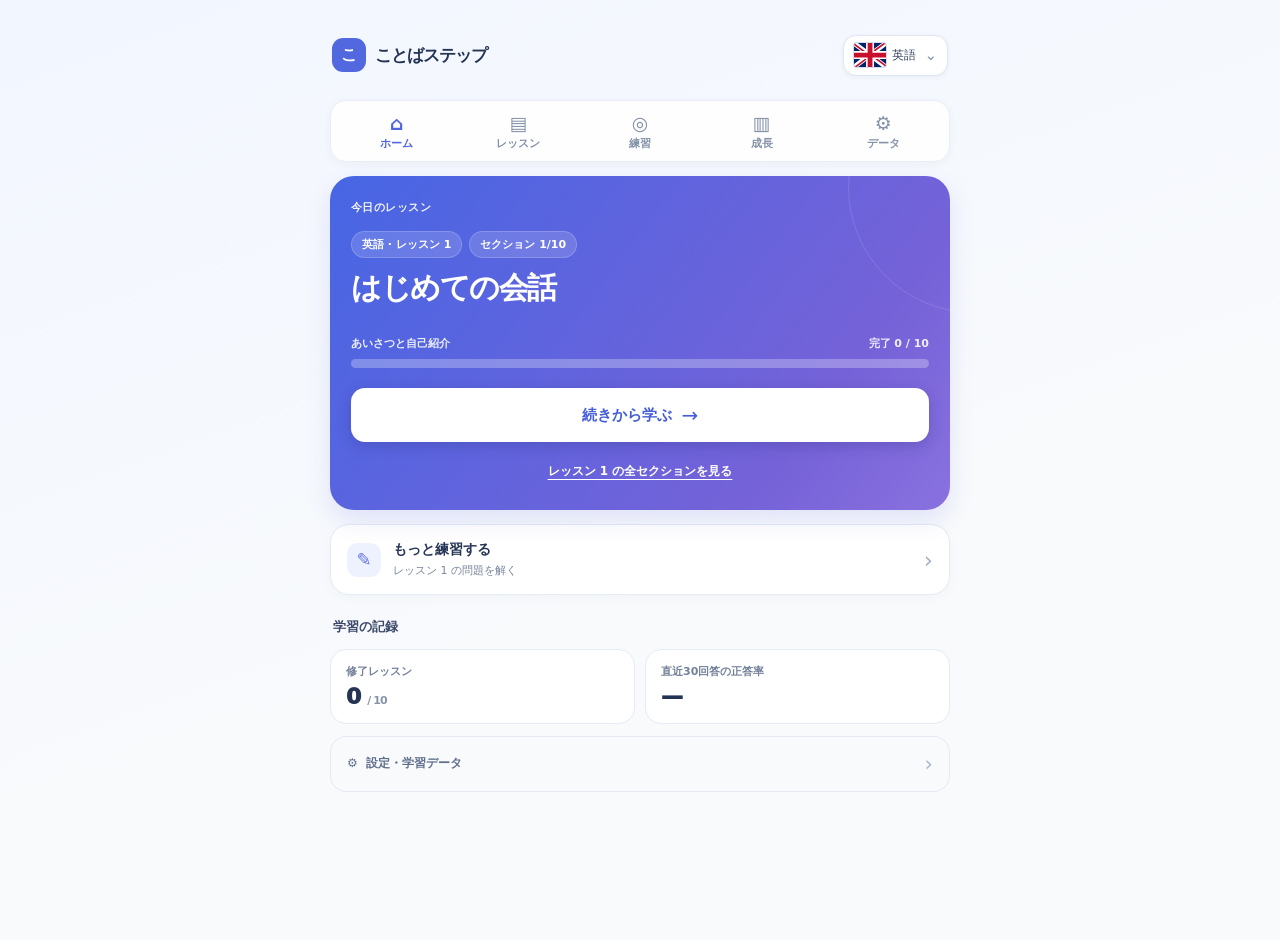
<file: kotoba/v11-1/index.html>
<!DOCTYPE html>
<!-- Flag vector assets: lipis/flag-icons (MIT), Copyright (c) 2013 Panayiotis Lipiridis.
The MIT License (MIT)

Copyright (c) 2013 Panayiotis Lipiridis

Permission is hereby granted, free of charge, to any person obtaining a copy of
this software and associated documentation files (the "Software"), to deal in
the Software without restriction, including without limitation the rights to
use, copy, modify, merge, publish, distribute, sublicense, and/or sell copies
of the Software, and to permit persons to whom the Software is furnished to do
so, subject to the following conditions:

The above copyright notice and this permission notice shall be included in all
copies or substantial portions of the Software.

THE SOFTWARE IS PROVIDED "AS IS", WITHOUT WARRANTY OF ANY KIND, EXPRESS OR
IMPLIED, INCLUDING BUT NOT LIMITED TO THE WARRANTIES OF MERCHANTABILITY,
FITNESS FOR A PARTICULAR PURPOSE AND NONINFRINGEMENT. IN NO EVENT SHALL THE
AUTHORS OR COPYRIGHT HOLDERS BE LIABLE FOR ANY CLAIM, DAMAGES OR OTHER
LIABILITY, WHETHER IN AN ACTION OF CONTRACT, TORT OR OTHERWISE, ARISING FROM,
OUT OF OR IN CONNECTION WITH THE SOFTWARE OR THE USE OR OTHER DEALINGS IN THE
SOFTWARE.
 -->
<html lang="ja"><head><meta charset="UTF-8"><meta name="viewport" content="width=device-width,initial-scale=1"><title>ことばステップ v11.1 ・ 重複解消と単語練習</title><style>
.ks-root{font-family:ui-rounded,"Hiragino Kaku Gothic ProN","Noto Sans JP",system-ui,sans-serif;color:#20304d;background:linear-gradient(160deg,#f2f6ff,#f8fafc 60%);padding:16px;border-radius:18px;min-height:620px}.ks-root *{box-sizing:border-box}.ks-root button,.ks-root select,.ks-root textarea{font:inherit}.ks-root button{cursor:pointer}.ks-root button:disabled{opacity:.46;cursor:default}.ks-shell{max-width:920px;margin:auto}.ks-top{display:flex;justify-content:space-between;align-items:center;gap:8px;flex-wrap:wrap;margin-bottom:20px}.ks-logo{font-weight:950;font-size:21px;letter-spacing:-.04em}.ks-logo b{display:inline-grid;place-items:center;background:#4f65e7;color:#fff;border-radius:12px;width:38px;height:38px;margin-right:8px}.ks-tabs{display:flex;gap:6px}.ks-tabs button{padding:9px 13px;border:0;background:#fff;color:#62708b;border-radius:12px;font-size:12px;font-weight:800}.ks-tabs button.ks-active{background:#e2eaff;color:#3651c2}.ks-hero{padding:25px;border-radius:21px;background:linear-gradient(105deg,#4665e5,#8065d7);color:#fff;display:flex;justify-content:space-between;align-items:center;gap:15px}.ks-hero h2{font-size:clamp(22px,4vw,29px);margin:7px 0}.ks-hero p{margin:7px 0;font-size:13px;line-height:1.65;color:#edf0ff}.ks-eyebrow{font-size:11px;letter-spacing:.1em;font-weight:900;opacity:.8}.ks-level{border:2px solid #ffffff6e;background:#ffffff20;border-radius:18px;text-align:center;padding:16px 22px;min-width:107px}.ks-level strong{font-size:32px;display:block}.ks-level span{font-size:10px}.ks-btn{display:inline-flex;align-items:center;justify-content:center;gap:7px;border:none;border-radius:12px;padding:12px 16px;background:#4865e8;color:#fff;font-weight:850;font-size:13px}.ks-btn.ks-main{background:#fff;color:#3b54dc}.ks-btn.ks-secondary{background:#eef1ff;color:#3b56c6}.ks-btn.ks-muted{background:#f0f2f8;color:#5d6b83}.ks-btn.ks-danger{background:#fff0f1;color:#bd3548}.ks-btn.ks-sm{padding:9px 11px;font-size:12px}.ks-grid3{display:grid;grid-template-columns:repeat(3,minmax(0,1fr));gap:11px}.ks-lang{border:2px solid #e4e9f4;text-align:left;background:white;border-radius:17px;padding:16px;min-width:0}.ks-lang.ks-picked{border-color:#6c80ec;background:#f7f8ff}.ks-lang .ks-flag{font-size:28px;display:block}.ks-lang strong{display:block;font-size:17px;margin:8px 0 3px}.ks-lang small{font-size:11px;color:#68758d}.ks-h3{font-size:17px;font-weight:950;margin:22px 0 12px}.ks-cols{display:grid;grid-template-columns:1fr 1fr;gap:13px;margin:13px 0}.ks-panel{background:#fff;border:1px solid #e3e9f2;border-radius:18px;padding:18px;min-width:0}.ks-panel h3{font-size:16px;margin:0 0 8px}.ks-sub{font-size:12px;color:#71809a;line-height:1.7}.ks-field{margin:12px 0;display:flex;justify-content:space-between;align-items:center;gap:8px;flex-wrap:wrap}.ks-field label{font-size:13px;font-weight:850}.ks-field select{border-radius:9px;border:1px solid #dfe5f0;padding:8px;background:#fff;color:#24344e}.ks-check{display:inline-flex;align-items:center;gap:5px;font-size:12px;font-weight:800}.ks-check input{accent-color:#4a65e5;width:16px;height:16px}.ks-progress-row{margin:13px 0}.ks-progress-row .ks-line{display:flex;justify-content:space-between;font-size:12px;margin-bottom:5px}.ks-track{height:8px;border-radius:20px;background:#edf0f7;overflow:hidden}.ks-track i{display:block;height:100%;background:linear-gradient(90deg,#556cf1,#34c5a8)}.ks-statline{display:grid;grid-template-columns:repeat(3,1fr);gap:7px}.ks-stat{background:#f5f7fc;border-radius:11px;padding:11px 8px;text-align:center}.ks-stat strong{font-size:20px;display:block}.ks-stat small{color:#6e7a8d;font-size:10px}.ks-note{background:#edf3ff;color:#596a88;border-radius:11px;padding:11px 13px;line-height:1.7;font-size:11px;margin:13px 0}.ks-section{margin:18px 0}.ks-lesson{max-width:720px;margin:0 auto}.ks-lesson-head{display:flex;gap:10px;align-items:center}.ks-lesson-head .ks-track{flex:1;height:12px}.ks-lesson-head span{font-weight:850;font-size:12px;color:#63718e}.ks-card{border:1px solid #dfe6f1;background:#fff;border-radius:20px;padding:23px;margin:17px 0}.ks-tag{display:inline-block;background:#edf1ff;color:#4c61c7;font-weight:850;font-size:11px;border-radius:8px;padding:7px 9px}.ks-card h2{font-size:21px;line-height:1.5;margin:16px 0}.ks-prompt{font-size:22px;font-weight:800;margin:16px 0;line-height:1.65;white-space:pre-wrap;overflow-wrap:anywhere}.ks-prompt.ks-reading{font-size:18px;border-left:4px solid #7891ee;background:#f7f9ff;padding:14px;border-radius:6px;font-weight:600}.ks-q{font-weight:800;font-size:14px;margin:15px 0}.ks-choices{display:grid;grid-template-columns:1fr 1fr;gap:10px}.ks-choice{border:2px solid #e3e9f2;background:#fff;color:#24344f;text-align:left;border-radius:13px;padding:15px;font-weight:750;min-height:63px}.ks-choice:hover:not(:disabled){border-color:#93a2ed}.ks-choice.ks-selected{border-color:#576fe9;background:#eef1ff}.ks-choice.ks-correct{border-color:#2bc39d;background:#e3fbf4}.ks-choice.ks-wrong{border-color:#e9596b;background:#ffeff0}.ks-tools{display:flex;justify-content:space-between;align-items:center;gap:8px;margin-top:18px;flex-wrap:wrap}.ks-feedback{border-radius:12px;padding:13px;font-size:13px;line-height:1.7;margin-top:15px}.ks-feedback.good{background:#e2faf1;color:#176c52}.ks-feedback.bad{background:#fff0ed;color:#ae394a}.ks-feedback strong{display:block}.ks-tiles{display:flex;gap:7px;flex-wrap:wrap;min-height:55px;padding:10px;border:1px dashed #bec9df;border-radius:12px;margin:13px 0;background:#f9fbff}.ks-tile{border:1px solid #cfd8eb;background:#fff;border-radius:9px;padding:10px;font-weight:800}.ks-tile:disabled{opacity:.3}.ks-stages{display:grid;grid-template-columns:repeat(4,minmax(0,1fr));gap:8px}.ks-stage{border:1px solid #e3e9f3;border-radius:12px;background:white;padding:12px}.ks-stage h4{margin:0 0 7px;font-size:13px}.ks-stage small{font-size:10px;color:#70809a}.ks-stage .ks-track{margin-top:10px}.ks-results{text-align:center;max-width:680px;margin:35px auto}.ks-results .ks-panel{padding:30px}.ks-medal{font-size:49px}.ks-results h2{font-size:27px}.ks-summaries{display:flex;gap:7px;justify-content:center;flex-wrap:wrap;margin:17px 0}.ks-chip{padding:7px 10px;background:#eef2ff;color:#5165aa;font-size:11px;border-radius:99px;font-weight:800}.ks-root textarea{width:100%;min-height:120px;border-radius:12px;border:1px solid #dfe5f0;padding:10px;font-size:11px}.ks-root .ks-hide{display:none}.ks-root button:focus-visible,.ks-root select:focus-visible,.ks-root textarea:focus-visible{outline:3px solid #a5b7ff;outline-offset:2px}@media(max-width:620px){.ks-root{padding:10px}.ks-hero{padding:17px}.ks-level{padding:10px;min-width:80px}.ks-level strong{font-size:26px}.ks-grid3{gap:6px}.ks-lang{padding:11px 7px;border-radius:12px}.ks-lang strong{font-size:13px}.ks-lang small{font-size:10px}.ks-lang .ks-flag{font-size:25px}.ks-cols{grid-template-columns:1fr}.ks-stages{grid-template-columns:1fr 1fr}.ks-choices{grid-template-columns:1fr}.ks-card{padding:16px}.ks-top{flex-direction:column;align-items:stretch}.ks-tabs{justify-content:space-between}.ks-tabs button{flex:1}.ks-statline{gap:5px}}

.ks-version{font-size:10px;color:#8592b4;font-weight:700}.ks-hero h2{font-size:clamp(21px,3.2vw,29px)}.ks-btn.ks-hero-outline{background:transparent;border:1px solid #ffffff8f;color:white}.ks-actions{display:flex;gap:9px;flex-wrap:wrap;margin-top:17px}.ks-heading{padding:4px 0 12px}.ks-heading h2{margin:7px 0;font-size:25px}.ks-eyebrow.ks-dark{color:#6179de}.ks-lvcard{text-align:left;cursor:pointer;color:#223556;min-height:112px}.ks-lvcard b{display:block;margin:7px 0;line-height:1.3;font-size:12px}.ks-lvcard.ks-focus{border:2px solid #627bff;background:#f4f6ff}.ks-lvcard .ks-track{margin:7px 0}.ks-stages{grid-template-columns:repeat(5,minmax(0,1fr))}.ks-focuspanel{margin:19px 0}.ks-focuspanel h2{margin:12px 0 4px}.ks-sectionlist{display:grid;gap:10px;margin-top:17px}.ks-unit{display:flex;align-items:center;gap:15px;padding:15px;background:#f8faff;border:1px solid #e4eafa;border-radius:13px}.ks-num{width:36px;height:36px;display:grid;place-items:center;border-radius:11px;color:#4d67de;background:#e7ebff;font-weight:950;flex:none}.ks-unitbody{flex:1;min-width:0}.ks-unitbody strong{display:block;margin:0 0 4px}.ks-unitbody p{margin:0 0 6px}.ks-study h2{margin:14px 0}.ks-studybadge{display:inline-block;background:#dff7ed;color:#176550;border-radius:9px;padding:7px 11px;margin-top:18px;font-size:12px;font-weight:900}.ks-explain{line-height:2;padding:15px;background:#f8faff;border-radius:13px;font-size:15px;margin:15px 0}.ks-formula{background:#edf1ff;border-left:4px solid #5f79ec;padding:16px;border-radius:10px;margin:16px 0}.ks-formula span{display:block;color:#61719c;font-size:11px;margin-bottom:9px}.ks-formula strong{font-size:19px}.ks-examples{display:grid;gap:9px;margin:17px 0}.ks-example{display:flex;align-items:center;gap:12px;padding:12px;border:1px solid #e0e8f5;border-radius:12px}.ks-example>span{flex:none;border-radius:8px;color:#4b65d8;background:#edf1ff;padding:5px 9px;font-weight:900}.ks-example>div{flex:1}.ks-example strong{font-size:15px}.ks-example p{color:#63738a;font-size:12px;margin:4px 0 0}.ks-answer{width:100%;padding:15px;border:2px solid #dfe6f5;border-radius:12px;color:#22324c;background:white;font:inherit;font-size:17px;margin:10px 0}.ks-answer:focus{outline:2px solid #8d9ffc;border-color:#7187ee}.ks-switch{display:flex;margin:12px 0;cursor:pointer}.ks-mt{margin-top:16px}.ks-center{justify-content:center}.ks-audio{display:flex;gap:11px;align-items:center;flex-wrap:wrap;padding:15px 0}.ks-progress-row{margin:10px 0}.ks-panel>.ks-btn{margin-top:10px}.ks-statline{margin:12px 0}.ks-root textarea{font-size:13px;line-height:1.5}.ks-root button{transition:background .12s,border-color .12s}.ks-stage.ks-lvcard:hover{background:#edf1ff}.ks-root input[type=checkbox]{accent-color:#546bec}.ks-root input:focus-visible{outline:3px solid #b1bffc}.ks-root h2{line-height:1.45}
@media(max-width:820px){.ks-stages{grid-template-columns:repeat(3,minmax(0,1fr))}.ks-tabs{flex-wrap:wrap}.ks-top{align-items:flex-start}.ks-unit{flex-wrap:wrap}.ks-unit .ks-btn{margin-left:51px}}
@media(max-width:620px){.ks-stages{grid-template-columns:repeat(2,minmax(0,1fr))}.ks-hero{align-items:flex-start;flex-direction:column}.ks-level{min-width:130px}.ks-unit{gap:8px}.ks-unit .ks-btn{margin-left:0}.ks-unitbody{min-width:calc(100% - 50px)}.ks-top{gap:13px}.ks-tabs button{padding:8px 7px;font-size:11px}.ks-actions .ks-btn{flex:1}.ks-example>div{min-width:0}.ks-lesson-head{flex-wrap:wrap}.ks-study{padding:14px}}

.ks-tabs button{white-space:nowrap}.ks-switch input{flex:none}.ks-root{word-break:normal}

/* v4: 画面右上の小さな国旗と、言語選択画面 */
.ks-topright{display:flex;align-items:center;gap:10px;min-width:0}
.ks-flagbutton{background:#fff;border:1px solid #dae3f5;border-radius:12px;min-height:39px;padding:5px 8px;display:inline-flex;align-items:center;gap:3px;box-shadow:0 3px 12px #2a46780b;flex:none}
.ks-flagbutton span:first-child{font-size:25px;line-height:1}
.ks-flagchevron{font-size:13px;color:#657694}
.ks-flagbutton:hover{background:#eef3ff;border-color:#7b91e6}
.ks-languagegrid .ks-lang{text-align:center;min-height:190px;padding:20px 12px}
.ks-languagegrid .ks-flag{font-size:48px}
.ks-languagegrid .ks-lang strong{font-size:19px}
.ks-languagegrid .ks-lang em{display:block;font-size:11px;color:#3656bd;margin-top:9px;font-style:normal;font-weight:800}
.ks-featurephrase{font-size:clamp(20px,3.5vw,28px);font-weight:850;color:#20365a;background:#f6f8ff;border:1px solid #e2e8ff;border-radius:16px;padding:24px 18px;line-height:1.6;overflow-wrap:anywhere;margin:19px 0}
.ks-vocbox{border:1px solid #d0e9dd;border-radius:14px;background:#f1fff8;padding:17px;margin-top:22px}
.ks-vocbox h3{margin:0 0 6px;color:#166a50}
.ks-btn.ks-wordbtn{background:#209b79;color:#fff}
.ks-btn.ks-wordbtn:hover{background:#178a69}
@media(max-width:620px){.ks-top{display:flex;flex-direction:column;align-items:stretch}.ks-topright{width:100%;justify-content:space-between;gap:5px}.ks-flagbutton{margin-left:auto;min-width:56px}.ks-languagegrid{grid-template-columns:repeat(3,minmax(0,1fr))}.ks-languagegrid .ks-lang{padding:16px 6px;min-height:168px}.ks-languagegrid .ks-flag{font-size:34px}.ks-languagegrid .ks-lang strong{font-size:14px}.ks-languagegrid .ks-lang small{font-size:10px}.ks-vocbox .ks-btn{width:100%}}
@media(max-width:420px){.ks-topright{flex-wrap:wrap}.ks-tabs{flex:1;min-width:235px}.ks-tabs button{font-size:10px;padding:8px 5px}.ks-flagbutton{min-width:46px}.ks-languagegrid{gap:5px}}

/* v4.1: mobile browser layout and reliable inline flag SVGs */
html{color-scheme:light}
body{margin:0;min-height:100vh;background:#f2f6ff}
.ks-root{border-radius:0;min-height:100vh;min-height:100dvh;padding:20px max(12px,env(safe-area-inset-right)) max(20px,env(safe-area-inset-bottom)) max(12px,env(safe-area-inset-left));overflow-x:clip}
.ks-shell{width:100%}
.ks-flagbutton span:first-child{display:flex;align-items:center}
.ks-flagbutton svg{width:34px;height:23px}
.ks-languagegrid .ks-flag svg{width:57px;height:38px}
.ks-root button,.ks-root select,.ks-root input{touch-action:manipulation}
@media(max-width:620px){
.ks-root{padding-top:max(12px,env(safe-area-inset-top))}
.ks-hero{flex-direction:column;align-items:stretch}
.ks-level{min-width:0;align-self:flex-start}
.ks-lesson-head{flex-wrap:wrap}
.ks-tools{align-items:stretch}
.ks-tools .ks-btn{min-height:42px}
.ks-languagegrid .ks-flag svg{width:52px;height:34px}
.ks-root input,.ks-root textarea{font-size:16px}
}

/* v5 practice selection -> level selection */
.ks-practicegrid{display:grid;grid-template-columns:repeat(2,minmax(0,1fr));gap:14px;margin:12px 0 20px}
.ks-practicecard{display:flex;gap:16px;align-items:center;text-align:left;background:#fff;color:#20304d;border:2px solid #e3e9f5;border-radius:20px;padding:20px 17px;min-height:115px;box-shadow:0 6px 20px #26397408;transition:border-color .15s,transform .15s,box-shadow .15s}
.ks-practicecard:hover,.ks-practicecard:focus-visible{border-color:#7287ec;box-shadow:0 8px 25px #4057bd18;transform:translateY(-1px)}
.ks-practiceicon{width:60px;height:60px;border-radius:17px;flex:none;display:grid;place-items:center;font-size:30px;background:#eef1ff}
.ks-practicebody{display:flex;flex-direction:column;gap:6px;flex:1;min-width:0}
.ks-practicebody strong{font-size:19px;font-weight:900}
.ks-practicebody small{font-size:12px;color:#697895;line-height:1.6}
.ks-practicearrow{font-size:29px;color:#8f9cbb}
.ks-mode-green .ks-practiceicon,.ks-mode-green.ks-modebadge{background:#dcf9ed}
.ks-mode-blue .ks-practiceicon,.ks-mode-blue.ks-modebadge{background:#e1f2ff}
.ks-mode-orange .ks-practiceicon,.ks-mode-orange.ks-modebadge{background:#fff0dc}
.ks-mode-pink .ks-practiceicon,.ks-mode-pink.ks-modebadge{background:#ffe8f1}
.ks-mode-purple .ks-practiceicon,.ks-mode-purple.ks-modebadge{background:#e9e9ff}
.ks-modeheading{display:flex;align-items:center;gap:16px;margin-top:10px}
.ks-modebadge{display:grid;place-items:center;flex:none;width:64px;height:64px;border-radius:17px;font-size:30px}
.ks-backlink{border:none;background:transparent;color:#5069cf;font-weight:850;padding:10px 0;font-size:13px}
.ks-root .ks-practicecard:focus-visible,.ks-backlink:focus-visible{outline:3px solid #8da6ff;outline-offset:2px}
@media(max-width:650px){.ks-practicegrid{grid-template-columns:1fr;gap:10px}.ks-practicecard{min-height:95px;padding:14px}.ks-practiceicon{width:52px;height:52px;font-size:27px}.ks-practicebody strong{font-size:17px}.ks-modeheading{gap:12px}.ks-modebadge{width:52px;height:52px;font-size:26px}}

/* v5.1 | Adopted A homepage only; lesson, practice and progress pages unchanged. */
.ks-home-page{font-family:ui-rounded,"Hiragino Kaku Gothic ProN","Noto Sans JP",system-ui,sans-serif;width:100%;max-width:620px;margin:0 auto;padding:0 0 92px;color:#243453}
.ks-home-page button{cursor:pointer;font:inherit;touch-action:manipulation}
.ks-home-page button:focus-visible{outline:3px solid #9f8aff;outline-offset:3px}
.ks-home-top{height:70px;display:flex;align-items:center;justify-content:space-between;gap:10px;padding:0 2px;margin:0 0 10px}
.ks-home-brand{display:flex;align-items:center;gap:9px;font-size:17px;letter-spacing:-.055em;font-weight:900;white-space:nowrap}
.ks-home-brandmark{display:grid;place-items:center;width:34px;height:34px;background:#5268df;color:#fff;border-radius:11px;font-size:16px;font-weight:950;letter-spacing:0;flex:none}
.ks-home-lang{min-height:41px;display:inline-flex;align-items:center;gap:6px;border:1px solid #dfe6f2;background:white;color:#344361;border-radius:13px;padding:6px 10px;font-size:12px!important;font-weight:850;box-shadow:0 1px 5px #1e315810;white-space:nowrap}
.ks-home-lang svg{width:28px!important;height:19px!important;border-radius:3px;flex:none}
.ks-home-chevron{font-size:15px;color:#8491aa;margin-left:2px}
.ks-home-hero{background:linear-gradient(127deg,#4766e4,#7562d8 76%,#8971df);color:#fff;border-radius:24px;padding:24px 21px 21px;min-height:315px;position:relative;overflow:hidden;box-shadow:0 10px 25px #5f69dc28}
.ks-home-hero::after{content:"";pointer-events:none;position:absolute;right:-150px;top:-115px;width:250px;height:250px;border:1px solid #ffffff20;border-radius:50%}
.ks-home-eyebrow{font-size:11px;font-weight:800;letter-spacing:.04em;opacity:.93;margin-bottom:16px}
.ks-home-tags{display:flex;flex-wrap:wrap;gap:7px;margin-bottom:10px}
.ks-home-tags span{border:1px solid #ffffff2e;background:#ffffff25;border-radius:100px;padding:5px 10px;color:#fff;font-size:11px;font-weight:800}
.ks-home-hero h1{font-size:clamp(23px,6.8vw,30px);line-height:1.3;letter-spacing:-.05em;margin:0 0 14px;font-weight:900;min-height:54px;overflow-wrap:anywhere}
.ks-home-progress{margin:0 0 20px}
.ks-home-progressmeta{display:flex;justify-content:space-between;align-items:baseline;gap:10px;font-size:11px;color:#eef0ff;margin-bottom:8px;font-weight:760}
.ks-home-progressmeta span:first-child{min-width:0;overflow-wrap:anywhere}
.ks-home-progressmeta span:last-child{flex:none}
.ks-home-progressbar{height:7px;border-radius:99px;overflow:hidden;background:#ffffff45}
.ks-home-progressbar i{display:block;height:100%;border-radius:inherit;background:white;transition:width .2s}
.ks-home-cta{width:100%;min-height:54px;display:flex;align-items:center;justify-content:center;gap:10px;border:0;border-radius:14px;background:#fff;color:#455ed8;font-weight:900!important;font-size:15px!important;box-shadow:0 4px 14px #212c7840}
.ks-home-cta span{font-size:20px;font-weight:500}
.ks-home-lower{padding:14px 0 0}
.ks-home-practice{width:100%;display:flex;align-items:center;text-align:left;gap:12px;padding:16px;border-radius:19px;background:white;border:1px solid #e5eaf4;color:#253554;box-shadow:0 3px 12px #2a376108}
.ks-home-practice-icon{width:34px;height:34px;display:grid;place-items:center;flex:none;background:#eef2ff;border-radius:11px;color:#6574e9;font-size:18px}
.ks-home-practice-copy{display:flex;flex-direction:column;gap:4px;flex:1;min-width:0}
.ks-home-practice-copy strong{font-size:14px;font-weight:850}
.ks-home-practice-copy small{color:#78859d;font-size:11px}
.ks-home-next{font-size:23px;font-weight:400;color:#a3afc4}
.ks-home-heading{font-size:13px;font-weight:850;margin:23px 3px 12px;color:#3c4968}
.ks-home-stats{display:grid;grid-template-columns:1fr 1fr;gap:10px}
.ks-home-stat{background:#fff;border:1px solid #e5eaf4;border-radius:16px;padding:14px 15px}
.ks-home-stat small{display:block;color:#73809a;font-weight:650;font-size:11px}
.ks-home-stat strong{display:block;font-size:22px;font-weight:950;letter-spacing:-.04em;margin-top:5px}
.ks-home-stat strong span{font-size:11px;font-weight:750;color:#8793a8}
.ks-home-settings{width:100%;margin-top:12px;display:flex;align-items:center;justify-content:space-between;padding:15px 16px;background:transparent;border:1px solid #e5eaf3;border-radius:16px;color:#60708c;font-size:12px!important;font-weight:850!important;text-align:left}
.ks-home-settings span:last-child{font-size:21px;color:#aab7cb;font-weight:400}
.ks-home-bottom{height:70px;display:flex;align-items:center;justify-content:space-around;gap:4px;background:#ffffffef;border:1px solid #e9edf7;border-radius:20px;margin-top:20px;box-shadow:0 4px 20px #1b2b4c0b;padding:4px 8px}
.ks-home-bottom button{flex:1;display:flex;align-items:center;justify-content:center;flex-direction:column;gap:3px;border:0;background:transparent;color:#8492a8;font-size:10px!important;font-weight:750;min-width:0;padding:5px 1px}
.ks-home-bottom button span{font-size:21px;line-height:22px;font-weight:600}
.ks-home-bottom button.ks-home-nav-active{color:#5166df}
@media(max-width:620px){
 .ks-root:has(.ks-home-page){padding:10px 15px max(16px,env(safe-area-inset-bottom));min-height:100dvh}
 .ks-home-page{padding-bottom:calc(86px + env(safe-area-inset-bottom))}
 .ks-home-top{height:70px;margin-bottom:8px}
 .ks-home-hero{padding:23px 20px 21px;min-height:318px}
 .ks-home-bottom{position:fixed;z-index:20;bottom:0;left:0;right:0;height:calc(72px + env(safe-area-inset-bottom));padding:0 14px env(safe-area-inset-bottom);border-radius:0;border:0;border-top:1px solid #e8ecf4;margin:0;box-shadow:0 -3px 14px #1b2b4c0a;backdrop-filter:blur(12px)}
}
@media(max-width:360px){.ks-home-hero{padding:20px 16px}.ks-home-brand{font-size:15px}.ks-home-lang{padding:6px 8px}.ks-home-hero h1{font-size:24px}}

/* v6 Home: navigation directly below brand, never fixed or out of the first viewport */
.ks-home-page{padding-bottom:24px}
.ks-home-bottom{position:static!important;z-index:auto!important;inset:auto!important;top:auto!important;bottom:auto!important;left:auto!important;right:auto!important;margin:0 0 14px!important;height:62px!important;min-height:62px;box-shadow:0 2px 10px #1b2b4c0b!important;border:1px solid #e9edf7!important;border-radius:16px!important;padding:4px 7px!important;background:#ffffffee}
.ks-home-bottom button{font-size:11px!important;gap:2px!important}
.ks-home-bottom button span{font-size:19px}
.ks-sectionspage .ks-sectionshead{display:flex;justify-content:space-between;gap:10px;align-items:center;flex-wrap:wrap;margin-bottom:12px}
.ks-sectionspage .ks-sectionshead b{font-size:12px;color:#66758e}
.ks-sectionspage .ks-unit{min-width:0;align-items:center;padding:12px;gap:10px}
.ks-sectionspage .ks-unitbody strong{font-size:13px;line-height:1.4}
.ks-sectionspage .ks-unitbody .ks-sub{margin:3px 0 0;display:-webkit-box;-webkit-box-orient:vertical;-webkit-line-clamp:2;overflow:hidden;line-height:1.55}
.ks-sectionspage .ks-unitbody .ks-chip{display:none}
.ks-sectionspage .ks-unit .ks-btn{flex:none;white-space:nowrap}
.ks-heading:has(>.ks-backlink)>.ks-backlink{display:block;width:fit-content;margin:0 0 16px}
.ks-heading:has(>.ks-backlink)>.ks-eyebrow{display:block}
.ks-learnlevel-grid .ks-lvcard{text-align:left}
@media(max-width:620px){
 .ks-home-page{padding-bottom:26px!important}
 .ks-home-bottom{backdrop-filter:none!important}
 .ks-home-hero{min-height:300px}
 .ks-learnlevel-grid{grid-template-columns:repeat(2,minmax(0,1fr))}
 .ks-sectionspage{padding:14px}
 .ks-sectionspage .ks-unit{gap:8px;align-items:flex-start}
 .ks-sectionspage .ks-unitbody{flex:1;min-width:0}
 .ks-sectionspage .ks-unit .ks-btn{padding:9px;font-size:11px}
}


/* ことばステップ v6 UI改善案 | selected states, progress, clarity */
.ks-root{
 --ui-primary:#4866df;--ui-primary-deep:#304fbd;--ui-soft:#eff3ff;
 --ui-success:#12846b;--ui-success-soft:#e7f7f0;
 --ui-warning:#85520d;--ui-warning-soft:#fff4dd;
}
.ks-lvcard{border:2px solid #e2e8f4;border-radius:16px;background:#fff;
 box-shadow:0 2px 7px rgba(42,58,104,.035);
 transition:background-color .18s,border-color .18s,box-shadow .18s,transform .18s;
}
@media(hover:hover){.ks-lvcard:hover{border-color:#adbbef;background:#f9faff;box-shadow:0 6px 18px rgba(50,76,150,.12);transform:translateY(-2px)}}
.ks-lvcard.ks-focus,.ks-lvcard[aria-pressed="true"]{
 border-color:var(--ui-primary);background:linear-gradient(145deg,#f1f4ff,#f9faff);
 box-shadow:0 0 0 3px rgba(72,102,223,.12),0 7px 18px rgba(52,79,181,.11)
}
.ks-lvcard:focus-visible,.ks-unit .ks-btn:focus-visible{outline:3px solid #7594ff;outline-offset:3px}
.ks-track{height:10px;border-radius:99px;background:#e9edf5;overflow:hidden}
.ks-track i{display:block;height:100%;border-radius:99px;background:#4277ed;transition:width .25s ease}
.ks-track .ks-fill-complete{background:linear-gradient(90deg,#15a583,#0e866e)}
.ks-home-progressbar{height:9px}
.ks-home-progressbar i{background:#f3f9ff}
.ks-status{display:inline-flex;align-items:center;gap:4px;align-self:flex-start;
 padding:4px 7px;border-radius:8px;font-size:11px;line-height:1.3;font-weight:800;
 background:#eef1f5;color:#53617a}
.ks-status.ks-unmeasured{background:var(--ui-warning-soft);color:var(--ui-warning)}
.ks-status.ks-measured{background:#eaf4ff;color:#285bb5}
.ks-status.ks-mastered{background:var(--ui-success-soft);color:#0c755d}
.ks-lvcard .ks-cardmeta{display:block;font-size:11px;color:#53627b;margin:7px 0 5px;font-weight:760}
.ks-lvcard .ks-status{margin-top:8px}
.ks-sectionspage .ks-unit.ks-section-done{border-color:#bde9d8;background:#f5fcf8}
.ks-sectionspage .ks-section-done .ks-num{background:#dff5eb;color:#0c775d}
.ks-quick-more{margin-top:12px;display:flex;justify-content:center}
.ks-quick-more button{color:#fff;border:0;background:transparent;font-size:12px;font-weight:800;text-decoration:underline;text-underline-offset:4px;cursor:pointer;padding:9px}
.ks-insights{display:grid;grid-template-columns:repeat(3,minmax(0,1fr));gap:10px;margin:14px 0 15px}
.ks-insight{background:#f6f8ff;border:1px solid #e6ecf6;border-radius:16px;padding:15px 10px;min-width:0}
.ks-insight strong{display:block;font-size:24px;line-height:1.2;color:#223452;letter-spacing:-.04em}
.ks-insight small{display:block;margin-top:7px;font-size:11px;line-height:1.45;color:#5e6e87;font-weight:750}
.ks-insight .ks-insight-unit{font-size:13px;letter-spacing:normal;color:#66738c;margin-left:2px}
.ks-insight.ks-streak strong{color:#9b4c27}
.ks-insight.ks-time strong{color:#2a62c3}
.ks-insight.ks-accuracy strong{color:#14775f}
.ks-data-clarify{font-size:11px;color:#64728b;line-height:1.65;margin:6px 0 0}
.ks-preview-banner{font-size:11px;color:#4458b1;text-align:center;background:#eef2ff;
 border-radius:9px;padding:7px 10px;margin:0 auto 12px;max-width:920px}
@media(max-width:620px){
 .ks-insights{gap:6px}
 .ks-insight{padding:12px 7px;border-radius:13px}
 .ks-insight strong{font-size:21px}
 .ks-insight small{font-size:10px}
 .ks-lvcard{min-height:124px}
}
@media(prefers-reduced-motion:reduce){.ks-lvcard,.ks-track i{transition:none}.ks-lvcard:hover{transform:none}}


/* v8 script-first curriculum + learning cards */
.ks-standard{display:block;font-size:11px;color:#506989;font-weight:800;margin:4px 0 7px}
.ks-root .ks-lesson h2{line-height:1.35}
.ks-foundation-examples{display:grid;grid-template-columns:repeat(2,minmax(0,1fr));gap:9px;margin:18px 0}
.ks-foundation-example{display:grid;grid-template-columns:1fr auto;gap:3px 5px;background:#f6f8ff;border:1px solid #e4ebfa;padding:13px;border-radius:14px;min-width:0}
.ks-foundation-example strong{grid-column:1;font-size:28px;color:#213665;overflow-wrap:anywhere;line-height:1.3}
.ks-foundation-example span{font-size:14px;font-weight:850;color:#3154ba}
.ks-foundation-example small{grid-column:1;font-size:11px;color:#65738c;line-height:1.5}
.ks-foundation-hear{grid-column:2;grid-row:1/4;align-self:center;background:#e7edff;border:none;border-radius:12px;min-width:38px;min-height:42px;cursor:pointer}
.ks-foundation-feature{display:flex;gap:12px;flex-wrap:wrap;margin:18px 0 13px;padding:16px;border-radius:18px;background:#f3f6ff;color:#253e86;align-items:center;justify-content:center;font-size:36px;font-weight:850;line-height:1.5}
.ks-foundation-question{min-height:105px;font-size:clamp(28px,7vw,48px);overflow-wrap:anywhere;text-align:center}
.ks-foundation-input{display:block;width:100%;max-width:580px;padding:16px 18px;font-size:23px;border-radius:14px;border:2px solid #bfcbea;color:#20304d;background:#fff;letter-spacing:.02em}
.ks-foundation-input:focus{outline:3px solid #cbd5ff;outline-offset:2px;border-color:#526ee8}
.ks-field-label{font-weight:820;color:#53617a;display:block;margin:8px 0}
.ks-foundation-score{text-align:center;margin:23px auto;font-size:56px;font-weight:900;color:#415ee2}
.ks-foundation-score span{font-size:16px;color:#606f8b;font-weight:750}
#ks-foundation-canvas{display:block;width:100%;max-width:450px;height:195px;margin:13px auto 15px;border:2px dashed #aebae4;border-radius:18px;background:repeating-linear-gradient(0deg,#fff,#fff 48%,#edf1fa 49%,#edf1fa 50%,#fff 51%);touch-action:none;cursor:crosshair}
.ks-root .ks-study .ks-tools{gap:12px;flex-wrap:wrap}
@media(max-width:460px){.ks-foundation-examples{gap:7px}.ks-foundation-example{padding:10px}.ks-foundation-example strong{font-size:25px}.ks-foundation-score{font-size:48px}}


/* v9: compact level-reference link directly under the navigation */
.ks-country-flag{display:inline-block;object-fit:cover;vertical-align:middle;border-radius:3px;box-shadow:0 0 0 1px #d4ddeb;flex:none}
.ks-flagbutton .ks-country-flag,.ks-home-lang .ks-country-flag{width:32px!important;height:24px!important}
.ks-languagegrid .ks-country-flag{width:62px!important;height:46px!important;border-radius:5px}
.ks-benchmark-link{width:100%;display:flex;align-items:center;gap:12px;min-height:66px;border:1px solid #dce4f5;border-radius:16px;background:#fff;text-align:left;padding:11px 15px;margin:12px 0 17px;box-shadow:0 3px 12px rgba(40,59,110,.045);cursor:pointer;color:#213456}
.ks-benchmark-link:hover{border-color:#a8b7e9;background:#fafbff}
.ks-benchmark-link:focus-visible,.ks-benchmark-item:focus-visible,.ks-backlink:focus-visible{outline:3px solid #7690ec;outline-offset:3px}
.ks-benchmark-symbol{display:grid;place-items:center;flex:none;width:38px;height:38px;border-radius:11px;background:#eef2ff;color:#4964d6;font-size:22px}
.ks-benchmark-copy{display:flex;flex-direction:column;gap:4px;flex:1;min-width:0}
.ks-benchmark-copy strong{font-size:13px;font-weight:850;letter-spacing:.01em}
.ks-benchmark-copy small{font-size:11px;font-weight:600;color:#64748b;overflow:hidden;text-overflow:ellipsis;white-space:nowrap}
.ks-benchmark-arrow{font-size:24px;color:#8e9ab2;font-weight:400}
.ks-benchmark-page{max-width:920px;margin:0 auto 24px}
.ks-benchmark-intro{margin:13px 0 18px}
.ks-benchmark-intro h1{font-size:clamp(24px,5vw,29px);letter-spacing:-.04em;margin:7px 0 8px}
.ks-benchmark-intro p{font-size:13px;line-height:1.7;color:#63718a;margin:0}
.ks-benchmark-list{display:grid;grid-template-columns:repeat(2,minmax(0,1fr));gap:10px}
.ks-benchmark-item{display:flex;gap:10px;text-align:left;align-items:flex-start;padding:13px 14px;background:#fff;border:1px solid #e2e8f4;border-radius:16px;cursor:pointer;color:#283a58;min-width:0}
.ks-benchmark-item:hover{border-color:#b3c1f0;background:#fafbff}
.ks-benchmark-index{display:grid;place-items:center;flex:0 0 30px;height:30px;border-radius:10px;background:#eaf0ff;color:#3553cb;font-weight:900;font-size:13px}
.ks-benchmark-item-body{display:flex;flex-direction:column;min-width:0;gap:8px;flex:1}
.ks-benchmark-item-top{display:flex;flex-direction:column;align-items:flex-start;gap:4px}
.ks-benchmark-item-top strong{font-size:14px;line-height:1.35}
.ks-benchmark-mini{font-size:10px;color:#677793;white-space:nowrap}
.ks-benchmark-level{font-size:12px;font-weight:750;color:#3658c3;background:#edf2ff;padding:5px 8px;border-radius:7px;align-self:flex-start;line-height:1.4}
.ks-benchmark-track{height:6px;width:100%;display:block;border-radius:99px;background:#e9eef7;overflow:hidden}
.ks-benchmark-track i{height:100%;display:block;background:#4277ed;border-radius:99px}
.ks-benchmark-caution{font-size:12px;color:#6b7890;line-height:1.75;padding:12px 4px}
.ks-home-page .ks-benchmark-link{margin-top:10px;margin-bottom:14px}
@media(max-width:650px){.ks-benchmark-list{grid-template-columns:1fr}.ks-benchmark-link{padding:10px 12px}.ks-benchmark-copy small{font-size:10px}.ks-benchmark-item{padding:13px}.ks-home-bottom button{padding:5px 1px}}
@media(prefers-reduced-motion:reduce){.ks-benchmark-link,.ks-benchmark-item{transition:none}}

/* 2026-11: Learning Path UI. Explicit grid placement is essential for PC. */
.ks-path-page{max-width:1000px;margin:0 auto 30px;padding:2px 0 12px}
.ks-path-intro{padding:14px 4px 10px}
.ks-path-eyebrow{font-size:11px;color:#576cdb;font-weight:900;letter-spacing:.12em}
.ks-path-intro h1{font-size:clamp(23px,3vw,31px);margin:8px 0 7px;letter-spacing:-.04em;color:#223451}
.ks-path-intro p{font-size:12px;line-height:1.75;color:#687993;margin:0}
.ks-path-legend{display:flex;flex-wrap:wrap;gap:8px;margin:12px 0 14px}
.ks-path-key{background:#fff;border:1px solid #e1e7f3;color:#596a86;font-weight:800;font-size:11px;border-radius:40px;padding:8px 11px;display:inline-flex;gap:7px;align-items:center}
.ks-path-key-dot{height:10px;width:10px;border-radius:50%;background:#a9b3c8}
.ks-path-key-dot.is-done{background:#26bd8d}.ks-path-key-dot.is-current{background:#6874ef}
.ks-path-container{background:linear-gradient(180deg,#fafbff,#f7f9ff 45%,#f8fafc);border-radius:24px;border:1px solid #e6ecf8;padding:22px 20px 28px;overflow:visible}
.ks-path-steps{position:relative;display:flex;flex-direction:column;gap:24px;padding:18px 8px 14px}
.ks-path-steps::before{content:"";position:absolute;z-index:0;top:2px;bottom:2px;left:50%;transform:translateX(-50%);width:6px;border-radius:20px;background:#cdd7ed;box-shadow:inset 0 0 0 1px #bfcde7}
.ks-path-step{position:relative;display:grid;grid-template-columns:minmax(0,1fr) 106px minmax(0,1fr);align-items:center;min-height:140px;isolation:isolate}
.ks-path-center{grid-row:1;grid-column:2;display:flex;align-items:center;justify-content:center;z-index:2;position:relative}
.ks-path-node{display:flex;align-items:center;justify-content:center;position:relative;width:80px;height:80px;flex:none;border-radius:50%;border:5px solid #fff;cursor:pointer;font-size:29px;font-weight:900;font-family:inherit;transition:transform .18s, box-shadow .18s;line-height:1;touch-action:manipulation}
.ks-path-node:hover{transform:translateY(-3px) scale(1.035)}
.ks-path-node:focus-visible,.ks-path-card-action:focus-visible{outline:3px solid #3759e6;outline-offset:4px}
.ks-path-node.is-done{background:linear-gradient(145deg,#39d7a5,#139e76);color:#fff;box-shadow:0 10px 18px #1caa7b44,0 0 0 5px #d9faed}
.ks-path-node.is-current{background:linear-gradient(145deg,#7989ff,#5569e7);color:#fff;box-shadow:0 12px 24px #4a59bd4d,0 0 0 7px #dfe4ff}
.ks-path-node.is-locked{background:#e7ebf3;color:#8a97ac;box-shadow:0 6px 16px #3646671b,0 0 0 5px #f2f4f8}
.ks-path-node-index{position:absolute;bottom:-6px;right:-7px;display:flex;align-items:center;justify-content:center;height:27px;min-width:27px;padding:0 5px;border-radius:30px;background:#fff;color:#33415d;font-size:11px;box-shadow:0 3px 8px #283e6826;border:1px solid #e5e9f3}
.ks-path-card{grid-row:1;background:#fff;border:1px solid #e1e8f6;border-radius:19px;padding:16px 17px 14px;max-width:390px;width:100%;box-shadow:0 6px 20px #3145670b;position:relative;z-index:1;min-width:0}
.ks-path-step.is-left .ks-path-card{grid-column:1;justify-self:end;margin-right:12px}
.ks-path-step.is-right .ks-path-card{grid-column:3;justify-self:start;margin-left:12px}
.ks-path-card::after{content:"";width:12px;height:2px;background:#cbd5eb;position:absolute;top:50%}
.ks-path-step.is-left .ks-path-card::after{right:-12px}.ks-path-step.is-right .ks-path-card::after{left:-12px}
.ks-path-step.is-current .ks-path-card{border-color:#aab7ff;box-shadow:0 10px 30px #5266d119;background:linear-gradient(160deg,#fff,#fbfbff)}
.ks-path-cardheader{display:flex;align-items:center;justify-content:space-between;gap:8px;margin-bottom:7px}
.ks-path-num{font-size:11px;font-weight:900;color:#7786a2;letter-spacing:.04em}
.ks-path-state{font-size:10px;font-weight:900;white-space:nowrap;display:inline-flex;gap:5px;align-items:center;border-radius:99px;padding:5px 9px;background:#f0f2f6;color:#68758b}
.ks-path-state.is-done{background:#e7f9f1;color:#17815e}.ks-path-state.is-current{background:#ecedff;color:#4c5dde}
.ks-path-title{font-size:16px;color:#233450;font-weight:900;margin:0 0 6px;line-height:1.48;overflow-wrap:anywhere;letter-spacing:-.015em}
.ks-path-standard{color:#6e7b96;font-size:11px;line-height:1.6;margin:0 0 11px}
.ks-path-progressbar{height:7px;border-radius:20px;background:#eaf0f7;overflow:hidden;margin:10px 0 6px}
.ks-path-progressbar i{display:block;height:100%;background:#7185ee;border-radius:20px}
.ks-path-progressbar i.is-done{background:#27bd8c}
.ks-path-progress-text{font-size:11px;color:#73819a;font-weight:750}
.ks-path-card-action{background:#eef1ff;color:#475fd8;border:0;border-radius:10px;padding:10px 12px;font-size:12px;font-weight:900;cursor:pointer;min-height:38px;white-space:nowrap}
.ks-path-card-action:hover{background:#e1e7ff}.ks-path-card-action.is-done{color:#148260;background:#e4f8ee}
.ks-path-cardfooter{display:flex;align-items:center;justify-content:space-between;gap:9px;margin-top:9px}
.ks-path-note{border-radius:14px;background:#fff;border:1px solid #e5eaf6;color:#687993;padding:12px 14px;font-size:11px;line-height:1.7;margin-top:16px}
@media(max-width:700px){
 .ks-path-page{padding:0}
 .ks-path-container{border-radius:18px;padding:13px 10px 22px}
 .ks-path-steps{padding:12px 1px;gap:16px}
 .ks-path-steps::before{left:37px;transform:none;width:5px}
 .ks-path-step{grid-template-columns:74px minmax(0,1fr);align-items:center;min-height:118px}
 .ks-path-center{grid-column:1;grid-row:1;justify-content:flex-start;align-self:start;padding-top:10px;padding-left:2px}
 .ks-path-node{width:70px;height:70px;font-size:25px;border-width:4px}
 .ks-path-card,.ks-path-step.is-left .ks-path-card,.ks-path-step.is-right .ks-path-card{grid-column:2;grid-row:1;justify-self:stretch;max-width:none;margin:0 0 0 8px;padding:13px 12px 12px;border-radius:15px}
 .ks-path-step.is-left .ks-path-card::after,.ks-path-step.is-right .ks-path-card::after{left:-10px;right:auto;width:10px;top:36px}
 .ks-path-cardheader{flex-wrap:wrap;gap:4px}
 .ks-path-title{font-size:14px}
 .ks-path-cardfooter{flex-wrap:wrap}
 .ks-path-legend{gap:5px}
 .ks-path-key{font-size:10px;padding:6px 9px}
}
@media(prefers-reduced-motion:reduce){.ks-path-node{transition:none}}


/* v11: compact reference tools and optional on-screen language keyboard */
.ks-ref-shortcuts{margin:17px 0 20px;padding:18px;border:1px solid #dce4f6;border-radius:19px;background:linear-gradient(135deg,#fff,#f4f7ff)}
.ks-ref-shortcuts h3{font-size:15px;letter-spacing:-.015em;margin:0 0 12px;color:#253957}
.ks-ref-shortcut-grid{display:grid;grid-template-columns:repeat(2,minmax(0,1fr));gap:11px}
.ks-ref-shortcut{display:flex;flex-direction:column;text-align:left;align-items:flex-start;gap:7px;border-radius:15px;border:1px solid #e0e5f5;background:#fff;padding:16px;color:#243b5d;cursor:pointer;min-height:115px;box-shadow:0 4px 15px rgba(50,70,120,.05)}
.ks-ref-shortcut span{font-size:25px}.ks-ref-shortcut strong{font-size:15px;font-weight:850}.ks-ref-shortcut small{font-size:12px;color:#687993}
.ks-ref-shortcut:hover{border-color:#b4c1f6;background:#f9faff}.ks-ref-shortcut:focus-visible,.ks-helper-toggle:focus-visible,.ks-keypad-key:focus-visible,.ks-ref-speak:focus-visible{outline:3px solid #829aff;outline-offset:2px}
.ks-ref-picker{display:grid;gap:8px;max-width:650px;margin:17px 0 22px}.ks-ref-picker label{font-size:13px;font-weight:800}.ks-ref-picker select{width:100%;min-height:46px;font:inherit;font-size:15px;padding:9px 13px;border:1px solid #ccd7ec;border-radius:13px;background:#fff;color:#263b5c}
.ks-ref-grid{display:grid;grid-template-columns:repeat(auto-fill,minmax(170px,1fr));gap:12px;margin-bottom:25px}
.ks-ref-card{border:1px solid #e1e7f3;border-radius:17px;padding:15px;background:#fff;display:flex;flex-direction:column;gap:9px;box-shadow:0 5px 19px rgba(55,72,112,.045)}
.ks-ref-card strong{font-size:21px;color:#22395c;overflow-wrap:anywhere}.ks-ref-card small{font-size:13px;color:#68758b;line-height:1.6}.ks-ref-speak{align-self:flex-start;min-height:40px;border:1px solid #e0e6fb;border-radius:10px;padding:7px 12px;background:#f4f6ff;color:#485fce;font-weight:750;cursor:pointer}
.ks-ref-grammar{display:grid;grid-template-columns:repeat(auto-fit,minmax(min(100%,310px),1fr));gap:14px}
.ks-ref-grammar-card{min-width:0;border:1px solid #e1e7f3;border-radius:18px;padding:18px;background:#fff;box-shadow:0 5px 19px rgba(55,72,112,.05)}
.ks-ref-grammar-top{display:flex;align-items:center;flex-wrap:wrap;gap:9px;margin-bottom:10px}.ks-ref-grammar-top h3{font-size:15px;margin:0}.ks-ref-grammar-card p{font-size:13px;line-height:1.75;color:#536584}
.ks-ref-examples{margin:12px 0;display:grid;gap:8px}.ks-ref-examples>div{padding:10px;border-radius:10px;background:#f5f7fd;display:flex;flex-direction:column;gap:3px}.ks-ref-examples b{font-size:13px;color:#2c4169}.ks-ref-examples small{font-size:12px;color:#687793;line-height:1.5}
.ks-helper-toggle{margin:9px 0;width:100%;min-height:46px;padding:10px 13px;border:1px solid #bac8f0;border-radius:13px;background:#f0f4ff;color:#405ac6;font-size:13px;font-weight:800;text-align:left;cursor:pointer}
.ks-input-helper{padding:13px;border-radius:15px;border:1px solid #d5dff3;background:#f8faff;margin:7px 0 12px}.ks-helper-hint{font-size:12px;color:#60718e;line-height:1.65;margin:0 0 10px}
.ks-keypad{display:flex;flex-wrap:wrap;gap:7px}.ks-keypad-key{flex:0 0 44px;min-width:44px;min-height:44px;font:inherit;font-size:19px;font-weight:750;color:#294069;border:1px solid #dae2f2;background:#fff;border-radius:11px;box-shadow:0 2px 0 rgba(35,51,90,.08);cursor:pointer}.ks-keypad-key:active{transform:translateY(1px)}.ks-keypad-key.is-special{font-size:13px;flex:1 0 68px;background:#eaf0ff;color:#405bc4}
@media(max-width:480px){.ks-ref-shortcuts{padding:13px}.ks-ref-grid{grid-template-columns:repeat(2,minmax(0,1fr));gap:9px}.ks-ref-card{padding:12px}.ks-ref-card strong{font-size:18px}.ks-ref-grammar{grid-template-columns:minmax(0,1fr)}.ks-keypad{gap:6px}.ks-keypad-key{flex-basis:42px;min-width:42px;min-height:46px}}

</style></head><body><div id="kotoba-app" class="ks-root"><div class="ks-shell" id="ks-view"></div></div><script> const LESSONS={
 en:{
 v:[`hello=こんにちは;thank you=ありがとう;water=水;bread=パン;cat=猫;dog=犬;book=本;friend=友達;today=今日;tomorrow=明日;school=学校;coffee=コーヒー`, `station=駅;ticket=切符;breakfast=朝食;dinner=夕食;usually=普段;busy=忙しい;movie=映画;travel=旅行;weekend=週末;weather=天気;question=質問;answer=答え`, `appointment=予約;recommend=おすすめする;improve=改善する;experience=経験;direction=方向;already=すでに;perhaps=おそらく;reason=理由;explain=説明する;borrow=借りる;arrive=到着する;decide=決める`, `although=〜だけれども;unless=〜でない限り;despite=〜にもかかわらず;opportunity=機会;evidence=証拠;benefit=利点;concern=懸念;assumption=仮定;consequence=影響;reliable=信頼できる;efficient=効率的な;perspective=視点`],
 g:[`I ___ a student.~am~is~are~be~I に続くbe動詞は am。;She ___ cats.~likes~like~liking~to like~三人称単数の現在形には -s を付けます。;This is ___ apple.~an~a~the~are~母音で始まる単数名詞には an を使えます。;___ you from Japan?~Are~Is~Am~Be~主語 you には Are。`, `He ___ to work every day.~goes~go~going~gone~he は三人称単数なので goes。;Where ___ you go yesterday?~did~do~does~are~過去の疑問文には did。;I am ___ dinner now.~cooking~cook~cooked~cooks~現在進行形は be + -ing。;She is taller ___ me.~than~then~to~with~比較級には than。`, `I have lived here ___ 2020.~since~for~during~until~開始時点には since。;The letter ___ yesterday.~was sent~sent by~sending~has send~過去の受動態は was + 過去分詞。;This is the person ___ helped me.~who~where~when~whose~人を説明する関係代名詞は who。;Could you tell me where the station ___?~is~does~are~be~間接疑問文では通常の語順になります。`, `If I ___ you, I would apologize.~were~am~will be~be~現実と異なる仮定では If I were you。;Had I known, I ___ helped.~would have~will have~had~have~過去の仮定に反する結果は would have + 過去分詞。;___ the rain, we played.~Despite~Although~Because~Unless~名詞句 the rain の前は前置詞 Despite。;Not only he but also I ___ ready.~am~is~are~be~近い主語 I に一致します。`],
 l:[`Hello, how are you?=こんにちは、お元気ですか？;I like music.=私は音楽が好きです。;Where is my book?=私の本はどこですか？;Thank you very much.=本当にありがとうございます。`, `I take the train every morning.=私は毎朝電車に乗ります。;Are you free tomorrow?=明日は空いていますか？;I watched a movie yesterday.=私は昨日映画を見ました。;The station is near here.=駅はこの近くです。`, `Could you recommend a restaurant?=おすすめのレストランはありますか？;I have already finished my homework.=私はすでに宿題を終えました。;I would like to change my appointment.=予約を変更したいです。;Perhaps we should leave earlier.=もっと早く出発したほうがいいかもしれません。`, `Although it was difficult, we succeeded.=難しかったけれど、私たちは成功しました。;We need more reliable evidence.=もっと信頼できる証拠が必要です。;Unless it rains, the event will take place.=雨が降らない限りイベントは開催されます。;Efficiency is not the only concern.=効率だけが懸念事項ではありません。`],
 r:[`Mia has a dog. The dog is small and friendly.~ミアが飼っているのは？~犬~猫~鳥~魚~has a dog が手がかりです。;Ken lives in Tokyo. He likes reading books.~ケンの趣味は？~読書~水泳~料理~ダンス~likes reading books です。`, `Tom works at a cafe. He starts at nine every morning.~トムが仕事を始める時刻は？~午前9時~午前7時~正午~午後6時~starts at nine every morning に注目。;The library is closed today. It will open again tomorrow.~図書館はいつ再開する？~明日~今日~来週~昨日~tomorrow は明日。`, `We reserved a table for three, but one friend cannot come. I will call the restaurant.~電話する主な理由は？~予約人数の変更~道を尋ねる~料理への苦情~開店時間の確認~1人が来られなくなりました。;The museum is free on Fridays. On other days, adults pay ten dollars.~金曜日の入館料は？~無料~10ドル~5ドル~20ドル~free on Fridays です。`, `The team postponed the launch because tests revealed a safety issue.~発売延期の理由は？~安全上の問題~予算不足~悪天候~人員不足~because 以下が延期の理由です。;The reviewer recommends a different model because the battery is unreliable.~別の機種を勧める理由は？~電池の信頼性が低い~本体が高価~画面が暗い~重すぎる~unreliable は信頼できないという意味です。`],
 o:[`私は音楽が好きです。~I /like /music.~I like music.~主語→動詞→目的語。;これは私の本です。~This /is /my /book.~This is my book.~be動詞と所有格 my。`, `彼女は今勉強しています。~She /is /studying /now.~She is studying now.~be + -ing の現在進行形。;あなたはどこに住んでいますか？~Where /do /you /live?~Where do you live?~疑問詞 + do you + 動詞原形。`, `私は3年間英語を勉強しています。~I /have /studied /English /for /three years.~I have studied English for three years.~継続を表す現在完了。;駅までの行き方を教えてください。~Please /tell /me /how /to /get /to the station.~Please tell me how to get to the station.~how to get to ... は行き方。`, `時間があれば参加するのに。~If /I /had /time, /I /would /join.~If I had time, I would join.~仮定法過去は If + 過去形、would + 原形。;彼女は問題を解決しただけでなく原因も説明した。~She /not only /solved /the problem /but also /explained /the cause.~She not only solved the problem but also explained the cause.~not only ... but also ...。`]
 },
 ko:{
 v:[`안녕하세요=こんにちは;감사합니다=ありがとうございます;물=水;밥=ご飯;책=本;고양이=猫;개=犬;친구=友達;오늘=今日;내일=明日;학교=学校;커피=コーヒー`, `아침=朝;저녁=夕方;지하철=地下鉄;역=駅;표=切符;회사=会社;바쁘다=忙しい;어제=昨日;시간=時間;음식=食べ物;주말=週末;날씨=天気`, `예약=予約;방향=方向;짐=荷物;추천하다=おすすめする;경험=経験;이유=理由;보통=普段;가끔=時々;벌써=すでに;필요하다=必要だ;가능하다=可能だ;도착하다=到着する`, `그러나=しかし;그럼에도=それにもかかわらず;만약=もし;기회=機会;결정=決定;증거=証拠;장점=長所;우려=懸念;가정=仮定;결과=結果;신뢰하다=信頼する;효율적=効率的`],
 g:[`저는 학생___.~입니다~있습니다~갑니다~합니다~学生ですは 학생입니다。;학교___ 가요.~에~를~은~의~移動先は 에。;물___ 마셔요.~을~를~이~가~パッチムのある 물 には 을。;책___ 있어요.~이~가~를~에~パッチムのある 책 には 이。`, `어제 영화를 ___.~봤어요~봐요~볼 거예요~보세요~어제 に合わせて過去形。;내일 학교에 ___.~갈 거예요~갔어요~갑니다만~가던~未来の予定は 갈 거예요。;지금 밥을 ___.~먹고 있어요~먹었어요~먹을 거예요~먹습니다만~動作進行は -고 있어요。;커피를 ___ 않아요.~마시지~마셔서~마시고~마실~-지 않아요 は否定形。`, `비가 오___ 집에 있을 거예요.~면~고~지만~에서~条件は -면。;한국어를 잘하___ 싶어요.~고~서~면~지만~-고 싶어요 は〜したい。;버스가 늦___ 택시를 탔어요.~어서~지만~거나~면~原因の -어서。;선생님께서 지금 ___.~계세요~있어~있니~있는~尊敬の表現で 계세요。`, `아무리 바쁘___ 운동을 해요.~더라도~어서~고~면~譲歩の -더라도。;시간이 있___ 같이 갈 텐데요.~으면~어서~지만~다가~パッチムがある 있다 には -으면。;문제가 해결되___ 알려 주세요.~면~지만~고~기~条件は -면。;그 사실을 알___ 좋았을 텐데요.~았으면~고~는~자~過去の仮定です。`],
 l:[`안녕하세요. 반갑습니다.=こんにちは。お会いできてうれしいです。;저는 학생이에요.=私は学生です。;물을 주세요.=水をください。;책을 읽어요.=本を読みます。`, `내일 시간이 있어요?=明日時間がありますか？;지하철역이 어디예요?=地下鉄の駅はどこですか？;어제 영화를 봤어요.=昨日映画を見ました。;지금 조금 바빠요.=今、少し忙しいです。`, `예약을 변경하고 싶어요.=予約を変更したいです。;이 근처에 호텔이 있나요?=この近くにホテルはありますか？;벌써 숙제를 끝냈어요.=もう宿題を終えました。;시간이 더 필요해요.=もっと時間が必要です。`, `증거가 충분하지 않습니다.=証拠が十分ではありません。;효율적인 방법을 찾아야 해요.=効率的な方法を探す必要があります。;시간이 없다면 내일 해도 돼요.=時間がなければ明日してもいいです。;이 결정에는 장점도 있습니다.=この決定には長所もあります。`],
 r:[`민수는 학생입니다. 매일 학교에 갑니다.~ミンスの職業は？~学生~医師~料理人~運転手~학생 は学生です。;오늘은 월요일입니다. 지수는 책을 읽어요.~ジスは何をしますか？~本を読む~映画を見る~走る~料理する~책을 읽어요 とあります。`, `수진은 아침 일곱 시에 일어납니다. 여덟 시에 학교에 갑니다.~スジンが学校へ行く時刻は？~8時~7時~9時~6時~여덟 시 は8時。;도서관은 오늘 쉽니다. 내일 다시 엽니다.~図書館の再開はいつ？~明日~今日~来週~昨日~내일 は明日。`, `민지는 친구와 식당에 가려고 했지만 친구가 아파서 혼자 갔어요.~ミンジが一人で行った理由は？~友達の体調不良~道が分からない~雨が降った~予約がない~친구가 아파서 とあります。;이번 주 금요일에는 박물관 입장료가 무료입니다.~無料で入れるのは？~金曜日~月曜日~土曜日~水曜日~금요일 は金曜日。`, `회사는 안전 문제를 발견해서 새 제품 출시를 연기했습니다.~新製品を延期した理由は？~安全上の問題~予算不足~祝日~材料不足~안전 문제 は安全問題。;이 제품은 가격이 저렴하지만 배터리 성능이 안정적이지 않습니다.~製品の弱点は？~電池性能が不安定~価格が高い~画面が小さい~重すぎる~안정적이지 않습니다 は安定しないという意味。`],
 o:[`私は学生です。~저는 /학생이에요.~저는 학생이에요.~저는 は「私は」。;水をください。~물을 /주세요.~물을 주세요.~목적격 조사 을。`, `私は昨日映画を見ました。~저는 /어제 /영화를 /봤어요.~저는 어제 영화를 봤어요.~過去形 봤어요。;明日学校へ行きます。~내일 /학교에 /갈 거예요.~내일 학교에 갈 거예요.~未来表現 -ㄹ 거예요。`, `韓国語を勉強したいです。~한국어를 /공부하고 /싶어요.~한국어를 공부하고 싶어요.~動詞 -고 싶어요。;雨が降れば家にいます。~비가 /오면 /집에 /있을 거예요.~비가 오면 집에 있을 거예요.~条件の -면。`, `時間があれば一緒に行けるのに。~시간이 /있으면 /같이 /갈 텐데요.~시간이 있으면 같이 갈 텐데요.~仮定の -으면。;難しくても挑戦します。~어렵더라도 /도전할 거예요.~어렵더라도 도전할 거예요.~譲歩の -더라도。`]
 },
 zh:{
 v:[`你好=こんにちは;谢谢=ありがとう;水=水;米饭=ご飯;书=本;猫=猫;狗=犬;朋友=友達;今天=今日;明天=明日;学校=学校;咖啡=コーヒー`, `早上=朝;晚上=夜;地铁=地下鉄;车站=駅;车票=切符;公司=会社;忙=忙しい;昨天=昨日;时间=時間;食物=食べ物;周末=週末;天气=天気`, `预约=予約;方向=方向;行李=荷物;推荐=おすすめする;经验=経験;原因=理由;通常=普段;有时候=時々;已经=すでに;需要=必要とする;可以=できる;到达=到着する`, `但是=しかし;尽管=〜にもかかわらず;如果=もし;机会=機会;决定=決定;证据=証拠;优点=長所;担忧=懸念;假设=仮定;结果=結果;可靠=信頼できる;效率=効率`],
 g:[`我___学生。~是~有~在~会~AはBだ、には 是。;我___一本书。~有~是~在~会~所有を表す 有。;她___喝茶。~喜欢~是~有~在~好きだには 喜欢。;你___日本人吗？~是~有~会~给~判断文の疑問形は 是 ... 吗。`, `我昨天___电影。~看了~看~要看~正在看~完了動作を示す 了。;他___学习中文。~正在~已经了~还了~过了~進行中は 正在。;明天我___去北京。~要~了~过~着~未来の意図は 要。;这个比那个___。~大~最大~很的~大的~比較文 比 ... 大。`, `我___去过上海。~已经~正在了~会了~得了~経験を示す 过 を伴う表現です。;___下雨，我们就不去了。~如果~虽然~但是~因为~条件は 如果。;我把书___桌子上了。~放在~放得~给~比~把構文で位置を指定する 放在。;你知道他___在哪里吗？~住~住了的~是住~在住了~埋め込み疑問の中で 住在哪里。`, `___天气不好，我们还是出发了。~虽然~因为~如果~为了~逆接の 〜にもかかわらず は 虽然。;我宁愿走路，___坐出租车。~也不~所以~因为~或者~宁愿 A 也不 B は「BよりAしたい」。;只有认真准备，___能成功。~才~就了~得~过~只有 ... 才 ... は必要条件。;这件事值得我们认真___。~考虑~考虑了过~考虑得~考虑在~值得 + 動詞は「〜する価値がある」。`],
 l:[`你好，很高兴认识你。=こんにちは、お会いできてうれしいです。;我是学生。=私は学生です。;请给我一杯水。=水を一杯ください。;我喜欢看书。=私は読書が好きです。`, `你明天有时间吗？=明日は時間がありますか？;地铁站在哪里？=地下鉄の駅はどこですか？;我昨天看了电影。=私は昨日映画を見ました。;我现在有点忙。=今、少し忙しいです。`, `我想更改预约。=予約を変更したいです。;这附近有酒店吗？=この近くにホテルはありますか？;我已经做完作业了。=私はすでに宿題を終えました。;我需要更多时间。=もっと時間が必要です。`, `我们需要更可靠的证据。=もっと信頼できる証拠が必要です。;这个决定可能带来后果。=この決定は影響をもたらす可能性があります。;如果不下雨，活动就会举行。=雨が降らなければイベントは開催されます。;效率并不是唯一的问题。=効率だけが問題なのではありません。`],
 r:[`小明是一名学生。他每天去学校。~小明は何をしていますか？~学生~医者~先生~料理人~学生 とあります。;小丽喜欢猫。她有两只猫。~小丽が飼っている猫は何匹？~2匹~1匹~3匹~4匹~两只 は2匹。`, `我每天七点起床，八点去学校。~学校へ出発する時刻は？~8時~7時~9時~6時~八点 は8時。;图书馆今天不开门，明天再开放。~図書館が再開するのは？~明日~今日~来週~昨日~明天 は明日。`, `我们原来订了三个人的位子，但是一位朋友不能来了。~変更すべき予約人数は？~3人から2人~2人から3人~3人から4人~変更不要~一位朋友不能来了。;这个博物馆每周五免费开放。~無料入館できる曜日は？~金曜日~月曜日~土曜日~火曜日~周五 は金曜日。`, `由于检测发现了安全问题，公司决定推迟产品发布。~発売延期の理由は？~安全上の問題~予算不足~天気~人員不足~安全问题 が原因。;这个设备虽然价格不高，但是电池不太可靠。~この製品の弱点は？~電池の信頼性~価格の高さ~サイズの大きさ~画面の暗さ~电池不太可靠 です。`],
 o:[`私は学生です。~我 /是 /学生。~我是学生。~主語 + 是 + 名詞。;私は水を飲みます。~我 /喝 /水。~我喝水。~主語 + 動詞 + 目的語。`, `私は昨日映画を見ました。~我 /昨天 /看了 /电影。~我昨天看了电影。~时间副词 + 了。;彼女は中国語を勉強しています。~她 /正在 /学习 /中文。~她正在学习中文。~正在 は進行。`, `私はすでに宿題を終えました。~我 /已经 /做完 /作业了。~我已经做完作业了。~已经 ... 了。;雨が降れば行きません。~如果 /下雨，/我 /就不去。~如果下雨，我就不去。~如果 ... 就 ...。`, `天気は悪いけれど私たちは出発しました。~虽然 /天气不好，/我们 /还是 /出发了。~虽然天气不好，我们还是出发了。~虽然 ... 还是 ...。;信頼できる証拠が必要です。~我们 /需要 /可靠的 /证据。~我们需要可靠的证据。~需要 は「必要とする」。`]
 }};

// ことばステップ：各言語10レベル × 2セクション。例文・説明・小テストは独立して編集可能。
const SC=(title,why,pattern,examples,tip,quiz)=>({title,why,pattern,examples,tip,quiz});
const LV=(title,goal,a,b)=>({title,goal,sections:[a,b]});
const COURSE={
 en:[
 LV('あいさつと自己紹介','基本の文と音の構造を知る',
 SC('はじめての会話','英語は相手へのあいさつと自分の名前から始めます。Hello はいつでも使え、Good morning は朝のあいさつです。','Hello. / My name is ...',['Hello.=こんにちは。','My name is Yuki.=私の名前はユキです。','Nice to meet you.=はじめまして。','Thank you.=ありがとう。'],'英語では文の最初を大文字にし、文末に句点や感嘆符を置きます。',['「はじめまして」に合うのは？','Nice to meet you.','I am hungry.','See you yesterday.','初対面の決まったあいさつです。']),
 SC('I am と This is','I は「私」、am は「〜です」を表します。人や物を指して説明するときは This is を使います。','I am + 名詞 / This is + 名詞',['I am a student.=私は学生です。','This is a book.=これは本です。','I am happy.=私はうれしいです。','This is my friend.=こちらは私の友達です。'],'a は「ひとつの」の意味。職業を示す単数名詞の前にも付けます。',['「私は学生です」に合うのは？','I am a student.','I is student.','Me student.','主語 I に対応する be 動詞は am です。'])),
 LV('身近な物と日常','動詞・疑問文・基本の語順',
 SC('英語の基本語順','英語の多くの文は「だれが→何をする→何を」で組み立てます。日本語と語順が異なります。','主語 + 動詞 + 目的語',['I like music.=私は音楽が好きです。','She reads books.=彼女は本を読みます。','We drink water.=私たちは水を飲みます。','He plays tennis.=彼はテニスをします。'],'he / she の現在形では一般に動詞に -s が付きます。',['She の後の自然な動詞は？','likes','like','liking','三人称単数・現在形には -s が付きます。']),
 SC('質問する・否定する','一般動詞の疑問文では Do を前に置きます。he/she では Does。否定は do not / does not を使います。','Do you + 動詞原形 ...?',['Do you like coffee?=コーヒーは好きですか？','I do not eat meat.=私は肉を食べません。','Where do you live?=どこに住んでいますか？','Does she work here?=彼女はここで働いていますか？'],'Does を使う場合、後ろの動詞は原形に戻します。',['正しい疑問文は？','Does he play?','Does he plays?','Do he playing?','Does が三単現を担当するため play は原形です。'])),
 LV('昨日と明日の話','過去・未来と現在進行形',
 SC('過去形で思い出を話す','過去に起きたことは動詞の過去形を使います。規則動詞は -ed、不規則動詞は変化を覚えます。','yesterday + 過去形',['I watched a movie yesterday.=私は昨日映画を見ました。','She went to the station.=彼女は駅へ行きました。','We ate dinner.=私たちは夕食を食べました。','Did you sleep well?=よく眠れましたか？'],'did を使った疑問文の動詞は原形です。',['go の過去形は？','went','goed','going','go は不規則変化で went になります。']),
 SC('今していることと予定','進行中の動作は be + -ing、未来の予定は be going to を使うのが基本です。','am/is/are + -ing / going to + 動詞',['I am studying now.=私は今勉強しています。','They are cooking dinner.=彼らは夕食を作っています。','I am going to travel tomorrow.=私は明日旅行する予定です。','It is raining.=雨が降っています。'],'現在形は習慣、現在進行形は進行中の行動という違いがあります。',['今まさに読んでいる表現は？','I am reading.','I read every day.','I read yesterday.','be + -ing が進行中を表します。'])),
 LV('経験と説明','現在完了・比較・関係詞への入口',
 SC('過去と今をつなぐ現在完了','have/has + 過去分詞は、過去の経験や現在に続く状態を表します。since は開始点、for は期間です。','have + 過去分詞',['I have visited Seoul twice.=私はソウルに2回行ったことがあります。','She has lived here for years.=彼女は長年ここに住んでいます。','I have already finished it.=私はもうそれを終えました。','Have you ever tried it?=試したことはありますか？'],'yesterday のような明確な過去時点とは、通常は単純過去形を使います。',['「2020年から」は？','since 2020','for 2020','during 2020','since は開始時点を示します。']),
 SC('比較と文をつなぐ言葉','比較級は than と組み合わせ、関係代名詞 who/which/that で名詞に説明を加えられます。','比較級 + than / 名詞 + who ...',['This route is faster than that one.=この道はあの道より速いです。','This is the person who helped me.=こちらが私を助けてくれた人です。','The book that I bought was useful.=私が買った本は役立ちました。','This is the most reliable option.=これが最も信頼できる選択肢です。'],'who は人、which は物を説明する場合に使えます。',['人を修飾する語は？','who','where','when','who は人を指す関係代名詞です。'])),
 LV('意図と義務','助動詞・依頼・義務の強さを区別する',
 SC('can / should / must','助動詞は行動に能力・助言・義務などの意味を加えます。後ろには動詞の原形を置きます。','助動詞 + 動詞原形',['You should check the schedule.=予定を確認したほうがいいです。','You must wear a helmet.=ヘルメットを着用しなければなりません。','You do not have to come.=来る必要はありません。','Can you help me?=手伝ってくれますか？'],'must not は禁止、do not have to は不要です。意味が異なります。',['「来る必要はない」に合うのは？','You do not have to come.','You must not come.','You cannot come.','do not have to は義務がないことです。']),
 SC('ていねいなお願い','Would you / Could you は、相手への配慮を示す依頼に使われます。would like to は「〜したい」です。','Could you + 動詞原形 ...?',['Could you repeat that?=もう一度言っていただけますか？','I would like to make a reservation.=予約をしたいです。','Would you mind opening the window?=窓を開けていただけますか？','Could you tell me the price?=値段を教えていただけますか？'],'Would you mind の後ろは -ing。応答の Yes/No に注意します。',['Would you mind の後ろは？','opening','to open','open','mind の後ろは動名詞です。'])),
 LV('原因と条件','because / although / if の論理',
 SC('理由と譲歩を区別','because は理由、although は予想に反する事実、despite は名詞句につなげる前置詞です。','because + 文 / despite + 名詞',['We stayed home because it rained.=雨が降ったので家にいました。','Although it rained, we went out.=雨が降ったけれど外出しました。','Despite the delay, we arrived on time.=遅延にもかかわらず時間どおり到着しました。','I left early because I was tired.=疲れたので早く帰りました。'],'despite の直後に「主語 + 動詞」の文をそのまま置けません。',['空欄を埋める語は？ ___ the rain, we continued.','Despite','Although','Because','the rain は名詞句なので Despite が合います。']),
 SC('条件と結果をつなぐ','現実的な未来条件は if + 現在形、結果は will などで表します。unless は「〜でない限り」です。','If + 現在形, ... will ...',['If it rains, we will cancel the trip.=雨なら旅行を中止します。','Unless you hurry, you will miss the train.=急がないと電車に乗り遅れます。','If I have time, I will call you.=時間があれば電話します。','We will leave unless the weather gets worse.=天候が悪化しなければ出発します。'],'未来の条件節では、普通 will ではなく現在形を使います。',['未来条件の正しい文は？','If it rains, we will stay.','If it will rain, we stay.','If raining, we will staying.','if 節は現在形で表せます。'])),
 LV('過去を具体的に語る','過去完了・受動態を使って経緯を伝える',
 SC('過去の前に起きた出来事','過去完了 had + 過去分詞は、基準となる過去よりも前の出来事を示します。','had + 過去分詞',['When I arrived, the meeting had started.=着いた時には会議は始まっていました。','She had left before I called.=私が電話する前に彼女は出発していました。','I realized I had made a mistake.=自分が間違えていたと気づきました。','We had already eaten when he came.=彼が来た時、私たちは食事を済ませていました。'],'単なる過去の列挙と、時間順序を明示する過去完了の差を意識します。',['基準より前の行為は？','had finished','has finishing','will finished','had + 過去分詞が過去より前です。']),
 SC('行為を受ける側を主語に','受動態は be + 過去分詞。誰が行ったかより、何が行われたかを重視します。','be + 過去分詞',['The report was submitted yesterday.=その報告書は昨日提出されました。','The bridge is being repaired.=その橋は修理されています。','The decision has been announced.=決定が発表されました。','The files were deleted by mistake.=ファイルは誤って削除されました。'],'時制によって be 動詞を変化させます。',['現在進行中の受動態は？','is being repaired','is repairing','has repairing','be being + 過去分詞が進行中の受動態です。'])),
 LV('仮定して考える','現実と異なる条件と推測',
 SC('今と異なる仮定','現実とは違う状況を仮定するとき、if 節は過去形、主節には would などを使います。','If + 過去形, would + 動詞',['If I had more time, I would study more.=時間がもっとあればもっと勉強するのに。','If I were you, I would ask first.=私なら先に尋ねます。','She would join us if she were free.=暇なら彼女も参加するでしょう。','If it were cheaper, I would buy it.=もっと安ければ買うのに。'],'if 節が過去形でも「過去の出来事」とは限りません。',['仮定法の自然な形は？','If I were you','If I am you yesterday','If I will be you','仮定法では If I were you を使えます。']),
 SC('過去の後悔と推論','過去に起きなかったことは if + had + 過去分詞、結果は would have + 過去分詞。','If + had p.p., would have p.p.',['If I had known, I would have helped.=知っていたら手伝ったのに。','She might have forgotten the meeting.=彼女は会議を忘れたのかもしれません。','I should have checked it earlier.=もっと早く確認すべきでした。','If we had left earlier, we would have arrived on time.=早く出ていれば時間どおり着いたのに。'],'should have + 過去分詞は「〜すべきだった」という後悔にも使います。',['過去の後悔は？','should have checked','should check tomorrow','can checking','should have + 過去分詞です。'])),
 LV('論理的に意見を述べる','主張・根拠・反論を一貫して伝える',
 SC('根拠から結論へ','学術的な英文では、事実・解釈・結論を混同しないように語を使い分けます。','evidence → inference → conclusion',['The evidence suggests a possible link.=証拠は関連の可能性を示唆しています。','This conclusion depends on an assumption.=この結論はある仮定に依存します。','The results do not necessarily prove causation.=結果は必ずしも因果関係を証明しません。','We need to distinguish correlation from causation.=相関と因果を区別する必要があります。'],'suggest と prove では主張の確実性が大きく違います。',['証拠が可能性を示唆するだけなら？','suggests','proves conclusively','guarantees','弱い根拠には控えめな動詞を使います。']),
 SC('反論と限定','however / nevertheless / provided that などで、論旨を保ちながら例外や条件を示します。','claim → limitation → response',['The method is efficient; however, it may be biased.=その方法は効率的ですが、偏りがあるかもしれません。','Provided that the data are accurate, the result is reliable.=データが正確なら結果は信頼できます。','Nevertheless, the evidence remains insufficient.=それでも証拠は不十分なままです。','The proposal is feasible to some extent.=その提案はある程度実現可能です。'],'however は接続副詞。2つの独立節を単にカンマでつなげません。',['provided that の意味は？','〜という条件で','〜にもかかわらず','〜した直後','条件を限定する表現です。'])),
 LV('複雑な内容を読み解く','高度な構文と含意を読み取る',
 SC('省略と倒置を見抜く','倒置では通常の語順が入れ替わります。否定的表現の文頭移動は助動詞と主語の倒置を招きます。','Never + 助動詞 + 主語 + 動詞',['Rarely have we seen such a result.=このような結果はめったに見られません。','Not until later did I understand the cause.=後になって初めて原因が分かりました。','Only then did the problem become clear.=そのとき初めて問題が明確になりました。','Had I known, I would have acted differently.=知っていたら違う行動をしていたでしょう。'],'Had I known は If I had known の if を省略した倒置です。',['否定語で始まる倒置として自然なのは？','Rarely have I seen it.','Rarely I have seen it.','Rarely I saw have it.','否定的副詞が文頭にあると助動詞が前に出ます。']),
 SC('含意と文脈の判断','精読では「書かれたこと」「推測できること」「断定できないこと」を分けます。文章の限定表現に着目します。','may / might / likely / not necessarily',['The policy may reduce costs, but the evidence is limited.=その政策は費用を減らすかもしれませんが証拠は限定的です。','This is not necessarily the best solution.=これが必ずしも最良の解決策ではありません。','The findings are consistent with the hypothesis.=結果は仮説と矛盾しません。','An alternative explanation cannot be ruled out.=別の説明も排除できません。'],'consistent with は「証明した」ではなく「矛盾しない」に近い表現です。',['cannot be ruled out は？','排除できない','完全に証明された','あり得ない','否定し切れないという慎重な表現です。'])),
 ],
 ko:[
 LV('ハングルとあいさつ','文字の組み合わせと定型表現を理解する',
 SC('ハングルの読み方','子音と母音をひとつの音節ブロックに組み合わせます。가 は ㄱ + ㅏ、한 は ㅎ + ㅏ + ㄴ です。','子音 + 母音 (+ パッチム)',['가=カ（音節）','나=ナ（音節）','안녕하세요.=こんにちは。','감사합니다.=ありがとうございます。'],'ㄱ・ㄴ・ㄷ は子音、ㅏ・ㅓ・ㅗ は母音。まず形と音を結びつけます。',['가 を構成する母音は？','ㅏ','ㅗ','ㅜ','가 は ㄱ と ㅏ です。']),
 SC('自己紹介をする','丁寧な「〜です」は名詞に 입니다 を付けます。日常会話では 이에요 / 예요 も使います。','저는 + 名詞 + 입니다',['저는 학생입니다.=私は学生です。','제 이름은 유키입니다.=私の名前はユキです。','이것은 책이에요.=これは本です。','반갑습니다.=お会いできてうれしいです。'],'パッチムのある名詞には 이에요、ない名詞には 예요 が基本です。',['학생 に付ける自然な形は？','학생이에요','학생예요','학생아요','학생 にはパッチムがあるため 이에요。'])),
 LV('助詞と基本の動詞','語順、主題、目的語の形を身につける',
 SC('韓国語の基本語順','韓国語は日本語と同じく、述語が基本的に最後に来ます。助詞は単語の役割を示します。','主語/話題 + 目的語 + 動詞',['저는 커피를 마셔요.=私はコーヒーを飲みます。','친구가 학교에 가요.=友達が学校に行きます。','책을 읽어요.=本を読みます。','물이 있어요.=水があります。'],'は/が/を はそれぞれ 은/는、이/가、을/를 に対応。パッチムで形が変わります。',['물 に付く目的格助詞は？','을','를','는','물 はパッチムがあるので 을。']),
 SC('動詞を丁寧に言う','辞書形 다 を取り、語幹に 아요 / 어요 などを付けて会話で使います。','가다 → 가요 / 먹다 → 먹어요',['학교에 가요.=学校へ行きます。','밥을 먹어요.=ご飯を食べます。','한국어를 공부해요.=韓国語を勉強します。','오늘은 바빠요.=今日は忙しいです。'],'하다 は会話体で 해요 になります。',['하다 の丁寧な会話形は？','해요','하아요','하이다','하다 は 해요 と変化します。'])),
 LV('時制と予定','昨日・今・明日を区別する',
 SC('過去と現在進行','過去形は 았어요 / 었어요 を用い、進行中は -고 있어요 を付けます。','보다 → 봤어요 / 먹다 → 먹고 있어요',['어제 영화를 봤어요.=昨日映画を見ました。','지금 공부하고 있어요.=今勉強しています。','아침에 밥을 먹었어요.=朝ご飯を食べました。','친구를 기다리고 있어요.=友達を待っています。'],'지금 は「今」、어제 は「昨日」。時を表す語と時制を一致させましょう。',['「今勉強しています」は？','지금 공부하고 있어요.','지금 공부했어요.','지금 공부할 거예요.','-고 있어요 は進行中です。']),
 SC('未来と予定を話す','-ㄹ/을 거예요 は予定・推量を表します。動詞の語幹末のパッチムで形が変わります。','가다 → 갈 거예요 / 먹다 → 먹을 거예요',['내일 서울에 갈 거예요.=明日ソウルへ行く予定です。','주말에 쉴 거예요.=週末は休むつもりです。','저녁에 공부할 거예요.=夕方勉強する予定です。','친구를 만날 거예요.=友達に会う予定です。'],'내일 は未来。動作を行う意図を表す言い方です。',['가다 の未来表現は？','갈 거예요','갔어요','가고 있어요','가다 の語幹に ㄹ 거예요 が付きます。'])),
 LV('希望と理由','したいこと、理由、依頼を説明する',
 SC('希望と必要性','-고 싶어요 は「〜したい」。-아/어야 해요 は「〜しなければならない」です。','動詞語幹 + 고 싶어요',['한국에 가고 싶어요.=韓国へ行きたいです。','물을 마시고 싶어요.=水を飲みたいです。','일찍 자야 해요.=早く寝なければなりません。','예약을 확인해야 해요.=予約を確認する必要があります。'],'第三者の希望を話すときは -고 싶어하다 などを用いる場合があります。',['「勉強したい」は？','공부하고 싶어요','공부해서 싶어요','공부하고 있어요','-고 싶어요 を使います。']),
 SC('理由と依頼','-아서/어서 は理由を示し、-아/어 주세요 はお願いを表します。','理由 + 아서/어서',['늦어서 죄송해요.=遅れてすみません。','비가 와서 못 갔어요.=雨が降ったので行けませんでした。','다시 말해 주세요.=もう一度言ってください。','천천히 말씀해 주세요.=ゆっくり話してください。'],'理由と後続行動のつながりを意識して読みましょう。',['「もう一度言ってください」は？','다시 말해 주세요','다시 말할 거예요','다시 말했어요','주세요 は依頼の形です。'])),
 LV('条件と禁止','できる、できない、してはいけない',
 SC('条件を作る -면','条件は語幹に -면 / -으면 を付けて表します。「〜なら」を意味します。','가다 → 가면 / 있다 → 있으면',['시간이 있으면 전화해 주세요.=時間があれば電話してください。','비가 오면 집에 있을 거예요.=雨なら家にいます。','괜찮으면 같이 가요.=よければ一緒に行きましょう。','늦으면 먼저 가세요.=遅れるなら先に行ってください。'],'語幹末にパッチムがある場合は通常 -으면 を付けます。',['있다 の条件形は？','있으면','있면','있고','パッチムありは -으면。']),
 SC('可能・禁止・不要','-(으)ㄹ 수 있다 は可能、-(으)면 안 되다 は禁止、-지 않아도 되다 は不要です。','할 수 있어요 / 하면 안 돼요',['한국어를 읽을 수 있어요.=韓国語を読むことができます。','여기에서 사진을 찍으면 안 돼요.=ここでは写真を撮ってはいけません。','내일 오지 않아도 돼요.=明日は来なくても大丈夫です。','지금 가도 돼요.=今行ってもいいです。'],'禁止と義務がないことを混同しないようにしましょう。',['「来なくてもよい」は？','오지 않아도 돼요','오면 안 돼요','꼭 와야 해요','-지 않아도 되다 は不要を表します。'])),
 LV('敬語と引用','相手に合わせた言い方、伝聞',
 SC('尊敬表現 -시-','相手や話題の人物を高めるために、述語に -시- を用います。いらっしゃる/いる は 계시다。','가다 → 가세요 / 있다 → 계세요',['선생님이 오세요.=先生がいらっしゃいます。','할머니께서 집에 계세요.=おばあさんは家にいらっしゃいます。','잠시 기다려 주세요.=少々お待ちください。','어디에 계세요?=どちらにいらっしゃいますか？'],'相手を高める語と、自分をへりくだる語は別です。',['尊敬表現の「いらっしゃいます」は？','계세요','있어','있니','계시다 は 있다 の尊敬語です。']),
 SC('聞いた内容を伝える','発言や情報の引用には -다고 하다 などを使います。品詞・文型で形が変わります。','動詞 + ㄴ/는다고 하다',['친구가 내일 온다고 했어요.=友達が明日来ると言いました。','그 사람이 바쁘다고 해요.=その人は忙しいそうです。','선생님이 공부하라고 했어요.=先生が勉強しなさいと言いました。','비가 온다고 들었어요.=雨が降ると聞きました。'],'「聞いた」と「自分で確かめた」を区別できます。',['「〜だと聞きました」に使うのは？','다고 들었어요','기 때문에','고 싶어요','引用形式に 들었어요 を付けます。'])),
 LV('経験と変化','経験、状態の変化、結果',
 SC('経験 -아/어 본 적 있다','試したことがある経験には -아/어 본 적 있다 を使います。','가다 → 가 본 적 있어요',['한국에 가 본 적 있어요.=韓国に行ったことがあります。','이 음식을 먹어 본 적 없어요.=この料理を食べたことがありません。','그 영화를 본 적 있어요.=その映画を見たことがあります。','직접 해 본 적이 없어요.=自分でやったことがありません。'],'「今している」ことではなく過去の経験を伝えます。',['経験がない表現は？','해 본 적 없어요','하고 있어요','할 거예요','본 적 없어요 は経験がないこと。']),
 SC('状態が変わる -게 되다','自分の意志だけでなく、状況の変化や結果として「〜することになった」を表します。','動詞/形容詞語幹 + 게 되다',['한국에서 일하게 됐어요.=韓国で働くことになりました。','한국어를 이해하게 됐어요.=韓国語が分かるようになりました。','계획이 바뀌게 됐어요.=計画が変わることになりました。','그 소식을 알게 됐어요.=その知らせを知ることになりました。'],'積極的な意志の「〜するつもり」と違う意味合いです。',['「働くことになりました」は？','일하게 됐어요','일하고 싶어요','일하고 있어요','-게 되다 は変化や経緯を表します。'])),
 LV('仮定と譲歩','現実と違う想定、逆接',
 SC('推測と反実仮想','-(으)ㄹ 텐데 は「〜だろうに／〜はずなのに」など文脈で推量・残念さを表します。','-(으)ㄹ 텐데',['시간이 있으면 같이 갈 텐데요.=時間があれば一緒に行けるのに。','조금 일찍 왔으면 좋았을 텐데요.=もう少し早く来ればよかったのに。','많이 피곤할 텐데 쉬세요.=とても疲れているでしょうから休んでください。','그때 알았으면 도왔을 텐데요.=そのとき知っていたら助けたのに。'],'現実と異なる想定か、単なる推量かは文脈によります。',['「〜だったらよかったのに」の語尾に近いのは？','았으면 좋았을 텐데','고 있어요','아야 해요','過去についての残念さを表せます。']),
 SC('逆接 -더라도 / -지만','-더라도 は「たとえ〜しても」、-지만 は「〜だが」。条件の強さに違いがあります。','動詞 + 더라도',['어렵더라도 포기하지 않을 거예요.=難しくても諦めません。','비가 오더라도 출발할 거예요.=たとえ雨でも出発します。','싸지만 품질이 좋아요.=安いけれど品質がいいです。','시간이 없더라도 확인해 주세요.=時間がなくても確認してください。'],'想定した困難を認めても結果が変わらないなら -더라도 が合います。',['「たとえ雨でも」は？','비가 오더라도','비가 오고','비가 와서','-더라도 は譲歩です。'])),
 LV('複雑な説明','情報の根拠や判断を述べる',
 SC('〜という点・はず','-다는 점 は内容を名詞化して「〜という点」、-(으)ㄹ 것이다 は推量・未来を表します。','-다는 점 / -(으)ㄹ 것이다',['문제가 복잡하다는 점을 인정해요.=問題が複雑だという点を認めます。','이 결과는 중요한 의미가 있어요.=この結果には重要な意味があります。','비용이 늘어날 것으로 보여요.=費用は増えると見られます。','시간이 부족하다는 점이 문제예요.=時間が足りない点が問題です。'],'事実、解釈、予測のどれを述べているか明示します。',['「〜という点」に使うのは？','다는 점','고 싶다','지 마세요','内容を名詞化して「点」として扱います。']),
 SC('形式ばった説明と対比','-는 반면에 は「〜する一方」、-에 따르면 は「〜によると」で、文章読解に重要です。','A 는 반면에 B',['자료에 따르면 수요가 증가했습니다.=資料によると需要が増えました。','비용은 줄어든 반면에 시간은 늘었어요.=費用が減った一方で時間は増えました。','결과를 확인할 필요가 있습니다.=結果を確認する必要があります。','근거가 충분하지 않다는 지적이 있어요.=根拠が十分でないとの指摘があります。'],'情報源を示す表現に注目してください。',['「〜によると」は？','에 따르면','고 나서','더라도','資料など情報源を示す表現です。'])),
 LV('高度な文章理解','文脈・含意・慎重な主張を読む',
 SC('確実性の違い','可能性を示す -ㄹ 수 있다、断定を避ける -다고 단정할 수 없다 などを区別します。','〜일 가능성이 있다',['이 결과가 원인을 증명한다고 볼 수는 없어요.=この結果が原因を証明したとはいえません。','다른 설명이 가능할 수도 있습니다.=別の説明も可能かもしれません。','그 주장은 근거가 부족합니다.=その主張は根拠が不足しています。','가능성과 확실성을 구분해야 해요.=可能性と確実性を区別すべきです。'],'「矛盾しない」と「証明された」を取り違えないことが重要です。',['「断定できない」に近いのは？','단정할 수 없어요','반드시 사실이에요','완전히 증명됐어요','단정하다 は断定することです。']),
 SC('長文の論理関係を追う','一方・とはいえ・にもかかわらず、の接続関係を見分けながら筆者の主張を読む練習です。','반면에 / 그럼에도 불구하고',['비용이 낮은 반면에 위험은 커졌습니다.=費用が低い一方で危険は増しました。','그럼에도 불구하고 계획을 유지했습니다.=それにもかかわらず計画を維持しました。','추가적인 검증이 필요하다는 의견이 있습니다.=追加検証が必要との意見があります。','이 자료만으로 결론을 내릴 수는 없습니다.=この資料だけでは結論を出せません。'],'限定表現「〜だけでは」「必ずしも」を読み落とさないこと。',['「それにもかかわらず」は？','그럼에도 불구하고','때문에','만약','譲歩・逆接を表します。'])),
 ],
 zh:[
 LV('発音とあいさつ','ピンイン、声調、自己紹介の入口',
 SC('声調とピンイン','中国語（普通話）は音の高さの動き＝声調で意味が変わります。ピンインは発音を表す補助表記です。','mā / má / mǎ / mà',['你好。=こんにちは。','谢谢。=ありがとう。','我是学生。=私は学生です。','我叫小明。=私はシャオミンといいます。'],'ma の音でも声調が違うと意味が異なります。漢字だけでなく音声も学びましょう。',['普通話の声調の役割は？','意味を区別する','文字数を増やす','必ず語順を変える','声調は単語の区別に重要です。']),
 SC('是 と自己紹介','中国語の典型的な判断文は「主語 + 是 + 名詞」。形容詞述語では通常 是 を使いません。','我 + 是 + 学生',['我是日本人。=私は日本人です。','他是老师。=彼は先生です。','这是一杯茶。=これはお茶一杯です。','我很忙。=私は忙しいです。'],'我很忙 のような形容詞文は 是 が要りません。',['「私は学生です」は？','我是学生。','我是很忙。','我学生是。','主語 + 是 + 名詞です。'])),
 LV('動詞と疑問文','基本語順と疑問の作り方',
 SC('語順は主語・動詞・目的語','中国語は主に SVO（主語→動詞→目的語）。動詞は時制で活用しないため時間語や助詞が重要です。','主語 + 動詞 + 目的語',['我喝水。=私は水を飲みます。','她喜欢音乐。=彼女は音楽が好きです。','我每天学习中文。=私は毎日中国語を勉強します。','他们看电影。=彼らは映画を見ます。'],'動詞の形は主語の人称・数で変わりません。',['正しい基本語順は？','我喝水。','喝我水。','水我喝是。','主語→動詞→目的語が基本です。']),
 SC('吗 と疑問詞','はい/いいえで答える疑問は文末に 吗。どこ・何・誰などは疑問詞を該当位置に置きます。','文 + 吗？',['你喝茶吗？=お茶を飲みますか？','你住在哪里？=どこに住んでいますか？','这是什么？=これは何ですか？','他是谁？=彼は誰ですか？'],'疑問詞がある場合、基本的に 吗 は付けません。',['「どこに住んでいますか」は？','你住在哪里？','你吗住哪里？','在哪里吗你？','疑問詞を答えに相当する位置に置きます。'])),
 LV('時間と進行','時間語と 了 / 在 の違い',
 SC('完了の 了','完了を示す動詞直後の 了 は、行為が実現したことを示します。ただし 了 があれば必ず過去とは限りません。','動詞 + 了 + 目的語',['我昨天买了书。=私は昨日本を買いました。','她吃了早饭。=彼女は朝食を食べました。','我们看了电影。=私たちは映画を見ました。','他去了北京。=彼は北京に行きました。'],'「過去形」を示す語尾ではなく、完了・変化の文脈で理解します。',['行為の完了を示すのは？','了','吗','呢','動詞後の 了 は完了を示すことがあります。']),
 SC('進行中を示す 在 / 正在','まさに行っていることは 在 / 正在 + 動詞で表します。','正在 + 動詞',['我正在学习中文。=私は今中国語を勉強しています。','她在做饭。=彼女は料理をしています。','我们正在等朋友。=私たちは友達を待っています。','你在看什么？=何を見ていますか？'],'時間を表す「今天、明天、昨天」と合わせて読みます。',['進行中の意味は？','正在学习','学了','会学习','正在 + 動詞が進行中です。'])),
 LV('比較と経験','比・过・可能の言い方',
 SC('比較文を作る','比 を使う比較は「A 比 B + 形容詞」。差の程度も述べられます。','A + 比 + B + 形容詞',['今天比昨天冷。=今日は昨日より寒いです。','这个比那个贵。=これはあれより高いです。','他比我高一点儿。=彼は私より少し背が高いです。','坐地铁比开车快。=地下鉄に乗るほうが車より速いです。'],'比 を使うとき、通常「比...很大」のようには言いません。',['比較文の自然な語順は？','这个比那个贵。','这个贵比那个。','比这个那个贵。','A 比 B + 形容詞です。']),
 SC('経験の 过 と可能','動詞に 过 を付けると経験を表します。できる・許可などには 会/能/可以 を使い分けます。','動詞 + 过',['我去过上海。=私は上海に行ったことがあります。','我没去过韩国。=私は韓国に行ったことがありません。','我会说一点儿中文。=私は中国語を少し話せます。','现在可以进去吗？=今入ってもよいですか？'],'没(有) + 動詞 + 过 で経験がないことを表します。',['「行ったことがない」は？','没去过','不去了','没正在去','経験の否定は 没(有) ... 过。'])),
 LV('条件と理由','もし〜なら、なぜなら',
 SC('如果…就…','条件を表す 如果 ... 就 ... は「もし〜なら〜」。条件部分と結果部分の区別が重要です。','如果 + 条件，就 + 結果',['如果下雨，我们就不去了。=雨なら私たちは行きません。','如果有时间，我就给你打电话。=時間があれば電話します。','如果你同意，我们就开始。=賛成なら始めます。','如果太贵，我就不买。=高すぎるなら買いません。'],'如果 は省略可能な場合もありますが、就 は結果との結びつきを示します。',['結果を導く語は？','就','把','过','如果 ... 就 ... の 就 です。']),
 SC('因为…所以… / 虽然…但是…','原因と逆接の接続を区別します。因为...所以 は「〜だから」、虽然...但是 は「〜だけれど」です。','因为 A，所以 B',['因为堵车，所以我迟到了。=渋滞したので遅刻しました。','虽然很忙，但是我会去。=忙しいけれど行きます。','因为生病，我没去学校。=病気なので学校に行きませんでした。','虽然便宜，但是质量很好。=安いけれど品質は良いです。'],'「原因」と「予想と異なる結果」を見分ける練習です。',['「〜だけれども」は？','虽然','因为','为了','虽然 は譲歩です。'])),
 LV('把構文と補語','動作の結果を詳しく説明する',
 SC('把構文で対象を前に','対象に何らかの処置・変化を与えるとき、把 + 目的語 + 動詞 + 結果などを使います。','主語 + 把 + 目的語 + 動詞 + 補語',['请把门关上。=ドアを閉めてください。','我把书放在桌子上了。=私は本を机の上に置きました。','他把问题解决了。=彼は問題を解決しました。','把名字写下来。=名前を書き留めてください。'],'把 の後ろには具体的な対象が来やすく、動詞の後ろに結果・方向などが必要です。',['把構文として自然なのは？','把门关上。','把门关。','关把门。','結果の 关上 が必要です。']),
 SC('結果補語と程度補語','看懂 は「見て理解する」、写完 は「書き終える」。動詞の後ろの結果・程度で内容が変わります。','動詞 + 懂/完/好',['我看懂了这篇文章。=私はこの文章を理解しました。','她写完了报告。=彼女は報告書を書き終えました。','我听不懂。=聞いても分かりません。','他跑得很快。=彼は速く走ります。'],'「動作を行った」と「結果を達成した」を分けて考えます。',['「聞いても理解できない」は？','听不懂','不听见过','听得完','听不懂 は可能補語の否定です。'])),
 LV('推測と伝聞','確実性の程度を表す',
 SC('可能性は 可能 / 应该 / 也许','確実だとは断定できない情報を扱う場合、可能性・予想を表す語を使います。','也许 / 可能 / 应该',['他可能已经走了。=彼はもう出発したかもしれません。','明天应该会下雨。=明日は雨が降るでしょう。','也许我们需要更多数据。=もっとデータが必要かもしれません。','这不一定是正确答案。=これが必ずしも正しい答えとは限りません。'],'不一定 は「必ずしも〜ではない」で、完全否定ではありません。',['「必ずしも〜とは限らない」は？','不一定','一定不','已经','不一定 は断定を避けます。']),
 SC('他者の発言を説明','听说 は「聞くところによると」、据说 は「〜といわれている」。直接経験か伝聞かに注意します。','听说 + 内容',['听说他换工作了。=彼は転職したそうです。','据说这个方法很有效。=この方法は効果的だと言われています。','我亲眼看到了结果。=私は結果を自分の目で見ました。','这个消息还没有得到证实。=このニュースはまだ確認されていません。'],'出所のない噂は断定せず、聞いた情報として伝えられます。',['「聞くところによると」は？','听说','一定','所以','听说 は伝聞を示します。'])),
 LV('譲歩と選択','たとえ〜でも、どちらかと言えば',
 SC('尽管 / 即使','尽管 は実際にある障害、即使 は仮定の障害を表すことが多いです。','尽管 A，还是 B / 即使 A，也 B',['尽管很累，他还是继续工作。=疲れていたけれど彼は仕事を続けました。','即使失败，我也想尝试。=たとえ失敗しても挑戦したいです。','尽管有风险，我们仍然决定试验。=危険があっても試験を決めました。','即使下雨，活动也会举行。=たとえ雨でもイベントは行われます。'],'実際の事実なのか、仮定なのかを読み取ります。',['仮定の「たとえ〜でも」は？','即使','因为','只有','即使 は仮定的な譲歩です。']),
 SC('宁愿 / 与其','好みや意思決定を比較するとき、宁愿 A 也不 B / 与其 B 不如 A を使います。','宁愿 A 也不 B',['我宁愿走路，也不坐出租车。=タクシーより歩きたいです。','与其等，不如现在开始。=待つより今始めたほうがいいです。','我宁愿慢一点，也要保证安全。=少し遅くても安全を優先したいです。','与其猜测，不如核实事实。=推測するより事実を確認したほうがいいです。'],'選択と理由を併せて読み取ります。',['「〜するより...したほうがいい」は？','与其…不如…','虽然…但是…','因为…所以…','与其...不如... は比較選択を表します。'])),
 LV('根拠を述べる','必要条件・原因・結果を分析する',
 SC('只有…才… / 只要…就…','只有 は必要条件、只要 は十分条件を示しやすい表現です。論理的に異なります。','只有 A 才 B / 只要 A 就 B',['只有努力学习，才能掌握。=努力して学んでこそ習得できます。','只要有网络，就能连接。=ネットがあれば接続できます。','只有确认事实，才能作出判断。=事実を確認してこそ判断できます。','只要遵守规则，就可以参加。=規則を守れば参加できます。'],'必要条件と十分条件は同じではありません。',['必要条件を導くのは？','只有…才…','虽然…但是…','因为…所以…','只有...才... は「〜して初めて」です。']),
 SC('依据と结论','依据 は「〜に基づいて」、导致 は「〜を引き起こす」。資料の事実と結論を区別します。','根据 A，可以推断 B',['根据调查结果，需求正在增加。=調査結果によれば需要は増えています。','这个变化可能导致新的问题。=この変化は新たな問題を引き起こすかもしれません。','我们还需要进一步验证。=さらに検証する必要があります。','这个结论缺乏充分依据。=この結論には十分な根拠がありません。'],'可能导致 は因果関係の断定ではありません。',['「根拠が不足している」は？','缺乏充分依据','已经彻底证明','完全没有可能','缺乏充分依据 は根拠が十分でないこと。'])),
 LV('高度な読解','慎重な結論・反証・含意',
 SC('断定と可能性を分ける','不一定・未必・不能排除 などは強い断定を避ける表現です。推論の確実性を読み解きます。','不一定 / 未必 / 不能排除',['结果不一定支持这个假设。=結果は必ずしもこの仮説を支持しません。','我们不能排除其他解释。=別の解釈を排除できません。','相关性并不等于因果关系。=相関は因果関係と同じではありません。','目前的证据还不足以下结论。=現在の証拠ではまだ結論を出すには不十分です。'],'「証拠と整合的である」を「証明された」と解釈しないでください。',['「排除できない」は？','不能排除','完全否定','已经确认','不能排除 は可能性を残します。']),
 SC('譲歩と論証の流れ','しかし／それでも／ただし、にあたる接続や限定で論理構造を理解します。','然而 / 尽管如此 / 除非',['这个方案成本较低，然而风险更高。=この案は低コストですがリスクが高いです。','尽管如此，我们仍需审慎判断。=それでも慎重に判断する必要があります。','除非有新的证据，否则不能修改结论。=新しい証拠がない限り結論を変更できません。','这些发现仍有待进一步研究。=これらの発見はさらなる研究を要します。'],'结论（結論）と 证据（証拠）、反例（反例）の関係を追います。',['「〜でない限り」は？','除非','已经','尽管','除非 ... 否则 ... は例外条件を表します。'])),
 ]
};

// 3言語×10レベル×3追加セクション。編集元は extended_lessons.tsv。
const EXTRA_SECTIONS={"en":[[{"title":"主語と代名詞","why":"英文では「誰について話すか」を先に示すことが基本です。I、you、he、she、we、they を使い分けます。","pattern":"I / you / he / she / we / they","tip":"人名や複数の人を代名詞に置き換えてみましょう。","examples":["I am ready.=私は準備できています。","You are kind.=あなたは親切です。","He is my brother.=彼は私の兄（弟）です。","They are my classmates.=彼らは私のクラスメートです。"]},{"title":"身の回りのもの","why":"身近な名詞を覚えると、This is や That is で簡単な説明ができます。","pattern":"This is a ... / That is a ...","tip":"近くのものには this、離れたものには that を使います。","examples":["This is a pen.=これはペンです。","That is a chair.=あれは椅子です。","I have a phone.=私は電話を持っています。","The door is open.=ドアが開いています。"]},{"title":"短い質問と返事","why":"be 動詞の質問は主語の前に be 動詞を置きます。返事でも同じ be 動詞を使います。","pattern":"Are you ...? / Is this ...?","tip":"Yes と No の返事では主語と動詞も合わせましょう。","examples":["Are you a student?=あなたは学生ですか？","Yes, I am.=はい、そうです。","Is this your bag?=これはあなたのかばんですか？","No, it is not.=いいえ、違います。"]}],[{"title":"家族と所有","why":"「私の」「彼女の」などの所有を表す語を覚えます。名詞の前に置いて使います。","pattern":"my / your / his / her / our / their","tip":"he と his、she と her を混同しないようにします。","examples":["This is my sister.=こちらは私の姉（妹）です。","His father is a doctor.=彼の父は医者です。","Her name is Mina.=彼女の名前はミナです。","Our house is small.=私たちの家は小さいです。"]},{"title":"時間と曜日","why":"時間や曜日を答える練習をします。時刻には at、曜日には on を使うのが基本です。","pattern":"at seven / on Monday","tip":"in the morning、in the afternoon も一緒に覚えましょう。","examples":["It is seven o'clock.=7時です。","I wake up at six.=私は6時に起きます。","We meet on Friday.=私たちは金曜日に会います。","The class starts at nine.=授業は9時に始まります。"]},{"title":"食べ物と買い物","why":"食べ物の名前と、ほしい物を簡単に伝える表現を練習します。","pattern":"I want ... / How much is ...?","tip":"数えられる名詞の単数形には a / an が必要になることがあります。","examples":["I want an apple.=リンゴが1個ほしいです。","We need some bread.=パンが少し必要です。","How much is this?=これはいくらですか？","I would like tea.=紅茶をいただきたいです。"]}],[{"title":"習慣と頻度","why":"現在形は習慣も表します。always、usually、sometimes、never で頻度を調整します。","pattern":"usually + 動詞 / be + often","tip":"一般動詞の前、be 動詞の後に置くことが多いです。","examples":["I usually study at night.=私は普段夜に勉強します。","She always walks to school.=彼女はいつも徒歩で通学します。","We sometimes eat out.=私たちは時々外食します。","He is often busy.=彼はよく忙しくしています。"]},{"title":"予定と約束","why":"日付、曜日、開始時刻を伝えて予定を組み立てます。未来の予定には現在進行形も使えます。","pattern":"I'm meeting ... tomorrow","tip":"進行形を予定に使えるのは、具体的な手配のある場合が多いです。","examples":["I am meeting Tom tomorrow.=私は明日トムに会う予定です。","The train leaves at eight.=列車は8時に出ます。","We have a meeting on Tuesday.=火曜日に会議があります。","Are you free this weekend?=今週末は空いていますか？"]},{"title":"道案内と場所","why":"場所を示す前置詞と命令文で道を説明します。","pattern":"turn left / next to / across from","tip":"go straight は「まっすぐ進む」、turn right は「右に曲がる」です。","examples":["Go straight for two blocks.=2区画まっすぐ進んでください。","Turn left at the bank.=銀行で左に曲がってください。","The shop is next to the station.=店は駅の隣です。","The park is across from the library.=公園は図書館の向かいです。"]}],[{"title":"過去形との違い","why":"過去の一点を述べるときは過去形、今までの経験や結果を述べるときは現在完了形を使い分けます。","pattern":"I went ... yesterday / I have been ...","tip":"yesterday と ever の役割の違いを確認しましょう。","examples":["I went to Kyoto last year.=私は昨年京都へ行きました。","I have been to Kyoto twice.=私は京都へ2回行ったことがあります。","She lost her key yesterday.=彼女は昨日鍵をなくしました。","She has lost her key.=彼女は鍵をなくしてしまいました。"]},{"title":"比較を詳しく話す","why":"比較級や最上級に加え、as ... as を使うと同程度を表せます。","pattern":"as + 形容詞 + as","tip":"less than は「〜ほどではない」という比較に使えます。","examples":["This task is harder than that one.=この課題はあの課題より難しいです。","He runs as fast as I do.=彼は私と同じくらい速く走ります。","This one is less expensive.=こちらの方が安いです。","It is the least risky option.=それは最も危険性が低い選択肢です。"]},{"title":"人と物を説明する","why":"関係代名詞を使うと、人や物をひとつの文で詳しく説明できます。","pattern":"the person who ... / the thing that ...","tip":"説明部分の主語・目的語の位置を確認しましょう。","examples":["The woman who called is my teacher.=電話してきた女性は私の先生です。","This is a tool that saves time.=これは時間を節約できる道具です。","I know the place where he works.=彼の働く場所を知っています。","The laptop I bought is light.=私が買ったノートPCは軽いです。"]}],[{"title":"許可と能力の違い","why":"can は能力にも許可にも使いますが、may はより形式的な許可を求める場面で使われます。","pattern":"Can I ...? / May I ...?","tip":"依頼するときの can と能力を表す can を区別しましょう。","examples":["Can you swim?=あなたは泳げますか？","May I ask a question?=質問してもよろしいでしょうか？","You may leave now.=もう退出しても構いません。","I cannot attend tomorrow.=私は明日出席できません。"]},{"title":"助言を比べる","why":"should、had better、must を使い分けると、助言や義務の強さを伝えられます。","pattern":"should / had better / must","tip":"mustn't は「禁止」、don't have to は「不要」です。","examples":["You should get some rest.=少し休んだほうがいいです。","You had better leave early.=早めに出たほうがいいです。","You must not enter here.=ここに入ってはいけません。","You don't have to wait.=待つ必要はありません。"]},{"title":"希望と計画","why":"want to、plan to、intend to は似ていますが意図の強さや具体性が違います。","pattern":"want to / plan to / intend to","tip":"動詞の後ろに to 不定詞を置きます。","examples":["I want to learn Korean.=韓国語を学びたいです。","We plan to move next year.=私たちは来年引っ越す予定です。","She intends to apply.=彼女は応募するつもりです。","I hope to see you again.=またお会いしたいです。"]}],[{"title":"原因と結果","why":"because、therefore、as a result で理由と結果の関係を説明できます。","pattern":"because + 文 / therefore, + 文","tip":"接続詞と接続副詞は文のつなげ方が異なります。","examples":["The roads were closed because of snow.=雪のため道路が閉鎖されました。","He was ill, so he stayed home.=彼は病気だったので家にいました。","The test failed. Therefore, we repeated it.=実験は失敗したため、やり直しました。","As a result, sales decreased.=その結果、売上が減少しました。"]},{"title":"譲歩と対比","why":"although、however、whereas は、予想に反する事実や二つの事柄の対照を表します。","pattern":"although / whereas / however","tip":"although と but をひとつの従属節構造で重ねないようにします。","examples":["Although it was late, she continued.=遅い時間だったが彼女は続けました。","The first plan is cheap, whereas the second is fast.=第一案は安い一方、第二案は速いです。","However, there is another problem.=しかし別の問題があります。","Even though I was tired, I worked.=疲れていたけれど働きました。"]},{"title":"自分の意見を述べる","why":"意見を述べるときは、主張だけでなく理由や条件も加えると伝わりやすくなります。","pattern":"I think ... because ...","tip":"事実と自分の考えは区別して述べましょう。","examples":["I think this method is useful.=この方法は役立つと思います。","In my opinion, the risk is too high.=私の考えではリスクが高すぎます。","I agree with your point.=あなたの意見に賛成です。","I disagree for two reasons.=二つの理由から反対です。"]}],[{"title":"受動態の時制","why":"受動態は時制に応じて be 動詞などを変化させます。","pattern":"was built / is being built / has been built","tip":"受動態でも「いつ起きたか」を表現できます。","examples":["The bridge was built in 1990.=橋は1990年に建設されました。","The bridge is being repaired.=橋は修理中です。","The bridge has been repaired.=橋の修理は済みました。","The plan will be announced tomorrow.=計画は明日発表されます。"]},{"title":"時間の前後関係","why":"過去完了はある過去時点より前の出来事を示します。before、after、by the time と組み合わせます。","pattern":"by the time + 過去形, had + 過去分詞","tip":"過去の出来事の順番を意識しましょう。","examples":["By the time I arrived, she had left.=私が着いた頃には彼女は去っていました。","He had finished before noon.=彼は正午前に終えていました。","After we had eaten, we left.=食事を終えた後、出発しました。","I had never seen that before.=それ以前には見たことがありませんでした。"]},{"title":"人の発言を伝える","why":"人の言葉を間接話法で伝えるときは、時制や代名詞を調整する場合があります。","pattern":"said that ... / told me that ...","tip":"tell は「誰に」を表す目的語を取りやすいです。","examples":["She said that she was tired.=彼女は疲れていると言いました。","He told me that he was busy.=彼は忙しいと私に言いました。","They asked whether I was ready.=彼らは準備ができたか尋ねました。","She explained why she had left.=彼女はなぜ去ったか説明しました。"]}],[{"title":"仮定法と現実","why":"現実と違う条件を仮定するとき、現在の話でも if 節に過去形を使います。","pattern":"If I were ..., I would ...","tip":"条件の非現実性を表すための過去形です。","examples":["If I were rich, I would travel more.=お金持ちならもっと旅行するのに。","If he knew the answer, he would tell us.=答えを知っていれば彼は教えてくれるでしょうに。","I would buy it if it were cheaper.=もっと安ければ買うのに。","If she had time, she could join us.=時間があれば彼女も参加できるのに。"]},{"title":"過去の条件を考える","why":"起こらなかった過去を振り返り、結果も仮定する表現を練習します。","pattern":"If + had + p.p., would have + p.p.","tip":"現実に起きた出来事とは区別しましょう。","examples":["If I had studied, I would have passed.=勉強していれば合格したのに。","If they had called, we could have helped.=電話してくれれば手伝えたのに。","She would have come if she had known.=知っていれば彼女は来たでしょうに。","We might have missed the train.=私たちは電車に乗り遅れていたかもしれません。"]},{"title":"推量の確かさ","why":"must、might、can't と現在・過去の形で、証拠からの推量の確かさを調整します。","pattern":"must be / might have + p.p.","tip":"推量の must は義務ではなく「きっと〜だ」を示します。","examples":["He must be at home.=彼は家にいるに違いありません。","She might be asleep.=彼女は眠っているかもしれません。","That can't be true.=それが本当のはずはありません。","He must have forgotten.=彼は忘れたに違いありません。"]}],[{"title":"主張と証拠","why":"主張を強くするより、どの程度証拠が支持しているかを示す語の選択が重要です。","pattern":"evidence suggests / data indicate","tip":"indicate や suggest と prove は意味が異なります。","examples":["The data indicate a gradual increase.=データは緩やかな増加を示しています。","The findings suggest a connection.=結果は関連を示唆しています。","The claim lacks sufficient evidence.=その主張には十分な証拠がありません。","A single example cannot establish a trend.=一例だけでは傾向を確立できません。"]},{"title":"反論を公平に扱う","why":"反対意見を理解したうえで、限定や反証を示す言い方を練習します。","pattern":"although / nevertheless / in contrast","tip":"極端な断定よりも根拠に基づく表現を使いましょう。","examples":["Critics argue that the cost is excessive.=批判者は費用が過大だと主張しています。","Nevertheless, the benefits may outweigh it.=それでも利益がそれを上回るかもしれません。","In contrast, the second approach is flexible.=対照的に第二の方法は柔軟です。","This objection deserves consideration.=この反論は検討する価値があります。"]},{"title":"レポートの文章","why":"客観的な文章では、方法・結果・解釈を順番に整理します。","pattern":"method → results → interpretation","tip":"観察結果と、その結果の意味づけを混同しないことが重要です。","examples":["The study examined three groups.=その研究は3群を調べました。","Participants completed a questionnaire.=参加者は質問票に回答しました。","The results differed between groups.=結果は群によって異なりました。","Further analysis is required.=さらなる分析が必要です。"]}],[{"title":"倒置で強調する","why":"否定語や限定語を文頭に置くと、助動詞と主語が倒置することがあります。","pattern":"Never have I ... / Only then did ...","tip":"倒置は強調や文章のリズムのために使われます。","examples":["Never have I faced such a dilemma.=このようなジレンマに直面したことはありません。","Only then did I realize the problem.=その時になって初めて問題に気づきました。","Under no circumstances should you proceed.=いかなる状況でも進めてはいけません。","Seldom do we see this pattern.=このパターンはめったに見られません。"]},{"title":"断定を避ける表現","why":"学術的な文章では、根拠の強さに合わせて可能性や限定を示します。","pattern":"may / appears to / not necessarily","tip":"可能性を述べることと、断定することは異なります。","examples":["This may account for the difference.=これが違いを説明するかもしれません。","The intervention appears to be effective.=その介入は効果的であるように見えます。","The results are not necessarily generalizable.=その結果は必ずしも一般化できません。","The evidence remains inconclusive.=証拠はまだ結論を出すには不十分です。"]},{"title":"高度な読解の論理","why":"文章の主張・制約・推論を分けて読み、書かれていない結論を勝手に加えない練習です。","pattern":"claim → qualification → implication","tip":"可能性を示す文から必然的な結論を導かないようにします。","examples":["The correlation alone does not establish causation.=相関だけでは因果関係を証明しません。","An alternative explanation remains possible.=別の説明があり得ます。","The conclusion holds only under these assumptions.=この結論はこれらの前提の下でのみ成り立ちます。","The passage leaves the question unresolved.=文章はその問題に結論を出していません。"]}]],"ko":[[{"title":"基本子音の形","why":"ハングルは子音と母音を組み合わせて音節を作ります。基本子音の音の違いを意識します。","pattern":"ㄱ / ㄴ / ㄷ / ㄹ / ㅁ","tip":"日本語のカナ表記は近似であり、韓国語の発音と完全には一致しません。","examples":["가=（音節）カに近い音","나=（音節）ナに近い音","다=（音節）タに近い音","마=（音節）マに近い音"]},{"title":"基本母音を覚える","why":"ハングルの母音には口の開き方や唇の形による違いがあります。","pattern":"ㅏ / ㅓ / ㅗ / ㅜ","tip":"ㅓとㅗは日本語の「オ」と同じ音ではありません。","examples":["아=アに近い母音","어=オに近いが唇を丸めない母音","오=唇を丸めるオに近い母音","우=ウに近い母音"]},{"title":"すぐ使える言葉","why":"短い定型表現を使って相手に意思を伝えます。","pattern":"네 / 아니요 / 괜찮아요","tip":"丁寧な会話では表情や声の調子も大切です。","examples":["네, 맞아요.=はい、そうです。","아니요, 아니에요.=いいえ、違います。","괜찮아요.=大丈夫です。","죄송합니다.=申し訳ありません。"]}],[{"title":"主題と主語","why":"은/는 は話題、이/가 は主語を示します。文脈に応じて焦点が変わります。","pattern":"은/는 vs 이/가","tip":"パッチムの有無で助詞の形が変わります。","examples":["저는 학생이에요.=私は学生です。","누가 왔어요?=誰が来ましたか？","친구가 왔어요.=友達が来ました。","오늘은 날씨가 좋아요.=今日は天気がいいです。"]},{"title":"位置と存在","why":"있어요/없어요 と位置の語を使って物の場所を説明します。","pattern":"위에 / 아래에 / 옆에","tip":"場所を表す名詞のあとに 에 を付けることが多いです。","examples":["책이 책상 위에 있어요.=本が机の上にあります。","고양이가 의자 아래에 있어요.=猫が椅子の下にいます。","학교가 집 옆에 있어요.=学校は家の隣にあります。","시간이 없어요.=時間がありません。"]},{"title":"否定の作り方","why":"안 と 못 は、しない意思とできない事情を区別する際によく使われます。","pattern":"안 + 動詞 / 못 + 動詞","tip":"文脈により、안 は単純な否定、못 は能力や状況による不可能を示します。","examples":["저는 커피를 안 마셔요.=私はコーヒーを飲みません。","오늘은 못 가요.=今日は行けません。","그건 제 것이 아니에요.=それは私の物ではありません。","지금 바쁘지 않아요.=今は忙しくありません。"]}],[{"title":"過去の出来事","why":"-았어요/-었어요 は過去を表します。動詞の語幹によって形が変わります。","pattern":"가다→갔어요 / 먹다→먹었어요","tip":"昨日や先週と組み合わせて使います。","examples":["어제 영화를 봤어요.=昨日映画を見ました。","지난주에 친구를 만났어요.=先週友達に会いました。","아침을 먹었어요.=朝食を食べました。","어디에 갔어요?=どこへ行きましたか？"]},{"title":"未来と予定","why":"-(으)ㄹ 거예요 を使って未来や予定を話します。","pattern":"가다→갈 거예요 / 먹다→먹을 거예요","tip":"パッチムの有無によって形が変わります。","examples":["내일 공부할 거예요.=明日勉強するつもりです。","주말에 쉴 거예요.=週末に休むつもりです。","비가 올 거예요.=雨が降るでしょう。","언제 출발할 거예요?=いつ出発する予定ですか？"]},{"title":"数字と時間","why":"漢数詞と固有数詞を使う場面を区別して、時間や数量を伝えます。","pattern":"세 시 / 삼 분","tip":"時刻の「〜時」には固有数詞、「〜分」には漢数詞を使います。","examples":["세 시예요.=3時です。","삼십 분 걸려요.=30分かかります。","사과 두 개 주세요.=リンゴを2個ください。","오늘은 십일월이에요.=今は11月です。"]}],[{"title":"敬語の基本","why":"相手への敬意を表す -(으)세요 や 주무시다 などを覚えます。","pattern":"-(으)세요 / 주무시다","tip":"敬語は相手との関係や場面によって使い分けます。","examples":["여기 앉으세요.=こちらにお座りください。","선생님이 오세요.=先生がいらっしゃいます。","할머니가 주무세요.=祖母はお休みになっています。","천천히 말씀하세요.=ゆっくりお話しください。"]},{"title":"理由をつなぐ","why":"-아서/-어서 と -(으)니까 は理由を表します。命令・勧誘との相性に違いがあります。","pattern":"-아서/-어서 / -(으)니까","tip":"-(으)니까 は理由を説明して依頼する文にも使いやすいです。","examples":["비가 와서 집에 있었어요.=雨が降ったので家にいました。","피곤해서 일찍 잤어요.=疲れて早く寝ました。","늦었으니까 빨리 가세요.=遅れたので急いでください。","배가 고파서 밥을 먹었어요.=お腹が空いたので食事をしました。"]},{"title":"対比と逆接","why":"-지만 や 그런데 を使って、二つの状況を対比させます。","pattern":"-지만 / 그런데","tip":"しかしを示す語でも文中の位置や使い方が違います。","examples":["작지만 편해요.=小さいですが快適です。","비싸지만 맛있어요.=高いけれどおいしいです。","가고 싶지만 시간이 없어요.=行きたいですが時間がありません。","날씨는 좋은데 바람이 강해요.=天気はよいですが風が強いです。"]}],[{"title":"許可と禁止","why":"-아도/-어도 돼요 と -(으)면 안 돼요 を使い分けます。","pattern":"-아도 돼요 / -(으)면 안 돼요","tip":"丁寧な言い方は場面に応じて調整します。","examples":["여기 앉아도 돼요?=ここに座ってもいいですか？","사진을 찍으면 안 돼요.=写真を撮ってはいけません。","지금 들어가도 돼요.=今入ってもいいです。","문을 열어도 돼요?=ドアを開けてもいいですか？"]},{"title":"義務と必要","why":"-아야/-어야 해요 で必要な行動や義務を表します。","pattern":"공부해야 해요 / 가야 해요","tip":"안 해도 돼요 は「しなくてもよい」という意味です。","examples":["숙제를 해야 해요.=宿題をしなければなりません。","지금 출발해야 해요.=今出発しなければなりません。","기다리지 않아도 돼요.=待たなくても大丈夫です。","약을 먹어야 해요.=薬を飲まなければなりません。"]},{"title":"経験を伝える","why":"-(으)ㄴ 적이 있어요 は経験の有無を伝えます。","pattern":"가 본 적이 있어요","tip":"-아/어 보다 と組み合わせて経験を示すことがあります。","examples":["한국에 가 본 적이 있어요.=韓国へ行ったことがあります。","이 음식을 먹어 봤어요.=この料理を食べてみました。","그 사람을 만난 적이 없어요.=その人に会ったことがありません。","영화를 본 적이 있어요?=映画を見たことがありますか？"]}],[{"title":"現実的な条件","why":"-(으)면 は「〜なら」「〜すると」を表します。","pattern":"시간이 있으면 ...","tip":"条件に加えて、意図や結果も一緒に伝えます。","examples":["시간이 있으면 전화하세요.=時間があれば電話してください。","비가 오면 집에 있을 거예요.=雨が降れば家にいるつもりです。","돈이 있으면 살게요.=お金があれば買います。","어려우면 질문하세요.=難しければ質問してください。"]},{"title":"推量と可能性","why":"-(으)ㄹ 것 같아요 は推量や予想をやわらかく述べる表現です。","pattern":"비가 올 것 같아요","tip":"推量を断定と混同しないようにしましょう。","examples":["내일 추울 것 같아요.=明日は寒そうです。","그 사람은 바쁠 것 같아요.=その人は忙しそうです。","조금 늦을 것 같아요.=少し遅れそうです。","문제가 있을 것 같아요.=問題がありそうです。"]},{"title":"順序を説明する","why":"-고 나서 や -기 전에 を使い、行動の順番を伝えます。","pattern":"-고 나서 / -기 전에","tip":"時間順序が意味に影響するため順番を正確に言いましょう。","examples":["밥을 먹고 나서 공부했어요.=食事をしてから勉強しました。","자기 전에 책을 읽어요.=寝る前に本を読みます。","숙제를 끝낸 후에 쉬었어요.=宿題を終えた後に休みました。","출발하기 전에 확인하세요.=出発する前に確認してください。"]}],[{"title":"間接話法の入口","why":"他人の発言を -다고 해요 などで伝えます。","pattern":"바쁘다고 해요 / 간다고 해요","tip":"形容詞と動詞では引用形の作り方が異なります。","examples":["친구가 바쁘다고 해요.=友達は忙しいと言っています。","내일 온다고 했어요.=明日来ると言いました。","좋다고 생각해요.=よいと思います。","비가 온다고 들었어요.=雨が降ると聞きました。"]},{"title":"受動の表現","why":"韓国語にも行為を受ける側から説明する表現があります。すべてが同じ形で作れるわけではありません。","pattern":"열리다 / 닫히다 / 보이다","tip":"受動に対応する動詞は語彙として覚える必要がある場合があります。","examples":["문이 열렸어요.=ドアが開きました。","창문이 닫혔어요.=窓が閉まりました。","산이 보여요.=山が見えます。","이 책은 많이 읽혀요.=この本はよく読まれます。"]},{"title":"名詞化と説明","why":"-는 것 で動作を名詞のように扱い、考えや好みを説明します。","pattern":"동사 + 는 것","tip":"日本語の「〜すること」に近い働きです。","examples":["한국어를 배우는 것이 재미있어요.=韓国語を学ぶことは楽しいです。","운동하는 것을 좋아해요.=運動することが好きです。","일찍 일어나는 게 어려워요.=早起きするのは難しいです。","책 읽는 것을 즐겨요.=本を読むことを楽しみます。"]}],[{"title":"仮定的な想像","why":"-(으)ㄴ다면/-는다면 を使うと仮定を明確に表せます。","pattern":"시간이 있다면 ...","tip":"現実の状況から離れた想像にも使われます。","examples":["시간이 더 있다면 좋겠어요.=もっと時間があればいいのに。","제가 왕이라면 바꾸겠어요.=私が王なら変えるでしょう。","다시 시작한다면 다르게 할 거예요.=やり直すなら違う方法にします。","선택할 수 있다면 이것을 고르겠어요.=選べるならこれを選びます。"]},{"title":"後悔と振り返り","why":"-(으)ㄹ 걸 그랬어요 は、やらなかったことへの後悔を表せます。","pattern":"미리 할 걸 그랬어요","tip":"過去を振り返る時の気持ちを含みます。","examples":["좀 더 공부할 걸 그랬어요.=もっと勉強すればよかったです。","일찍 갈 걸 그랬어요.=早く行けばよかったです。","말하지 말 걸 그랬어요.=言わなければよかったです。","우산을 가져올 걸 그랬어요.=傘を持ってくればよかったです。"]},{"title":"譲歩を伝える","why":"-더라도 は「たとえ〜しても」という意味で使います。","pattern":"비가 오더라도 ...","tip":"ある条件でも結論が変わらないことを表します。","examples":["비가 오더라도 갈 거예요.=雨が降っても行くつもりです。","힘들더라도 포기하지 마세요.=大変でも諦めないでください。","늦더라도 연락하세요.=遅くなっても連絡してください。","실패하더라도 다시 해 볼게요.=失敗してもまた試します。"]}],[{"title":"証拠と解釈","why":"学術的な表現では事実と推論を区別します。","pattern":"결과는 ... 시사합니다","tip":"시사하다 は「示唆する」であり、断定とは異なります。","examples":["결과는 가능성을 시사합니다.=結果は可能性を示唆します。","이 가설에는 근거가 필요합니다.=この仮説には根拠が必要です。","자료가 충분하지 않습니다.=資料は十分ではありません。","상관관계는 인과관계를 의미하지 않습니다.=相関関係は因果関係を意味しません。"]},{"title":"反対意見と限定","why":"見解の相違を丁寧に述べ、主張の範囲を限定します。","pattern":"한편 / 반면에 / 다만","tip":"単純な賛否にせず、条件や例外を示しましょう。","examples":["한편 다른 의견도 있습니다.=一方、別の意見もあります。","첫 번째 방법은 빠른 반면에 비쌉니다.=第一の方法は速い反面高いです。","다만 비용을 고려해야 합니다.=ただし費用を考慮する必要があります。","이 주장에는 한계가 있습니다.=この主張には限界があります。"]},{"title":"文章の構成","why":"報告文で研究の目的・方法・結果・結論を整理します。","pattern":"목적 → 방법 → 결과 → 결론","tip":"論理をつなぐ表現を練習します。","examples":["이 연구의 목적은 비교입니다.=この研究の目的は比較です。","세 가지 방법을 사용했습니다.=三つの方法を用いました。","결과에 차이가 나타났습니다.=結果に差が現れました。","추가 연구가 필요합니다.=追加の研究が必要です。"]}],[{"title":"複雑な条件","why":"-는 한、-에 따라、-에 비추어 などを読み分けます。","pattern":"...는 한 / ...에 따라","tip":"条件の範囲や基準を明示する表現です。","examples":["규칙을 지키는 한 문제없습니다.=規則を守る限り問題ありません。","상황에 따라 판단이 달라집니다.=状況によって判断が変わります。","증거에 비추어 결론을 내립니다.=証拠に照らして結論を出します。","조건이 충족되어야 합니다.=条件が満たされなければなりません。"]},{"title":"慎重な断定","why":"-다고 볼 수 있다、-는 것으로 보인다 で結論の確かさを調整します。","pattern":"...라고 볼 수 있습니다","tip":"推測と証明を区別します。","examples":["그렇게 볼 수 있습니다.=そのように見ることができます。","원인이 복합적인 것으로 보입니다.=原因は複合的とみられます。","반드시 그렇다고 할 수는 없습니다.=必ずしもそうとは言えません。","다른 해석도 가능합니다.=別の解釈も可能です。"]},{"title":"高度な文脈理解","why":"接続表現の論理に注目し、結論がどこまで支持されるか判断します。","pattern":"비록 ...지만 / 그럼에도 불구하고","tip":"接続表現が変われば主張の含意も変わります。","examples":["비록 어렵지만 시도하겠습니다.=難しいですが挑戦します。","그럼에도 불구하고 의문은 남습니다.=それにもかかわらず疑問は残ります。","이 결과만으로는 단정할 수 없습니다.=この結果だけでは断定できません。","맥락을 함께 고려해야 합니다.=文脈も合わせて考慮しなければなりません。"]}]],"zh":[[{"title":"ピンインと声調","why":"中国語の音はピンインで表記できます。同じ音節でも声調によって意味が変わることがあります。","pattern":"mā / má / mǎ / mà","tip":"声調は語の意味を区別する大切な情報です。","examples":["妈妈。=お母さん。","马。=馬。","你好。=こんにちは。","谢谢。=ありがとう。"]},{"title":"人称代名詞","why":"私・あなた・彼らなどを表す語と、簡単な主語述語の文を学びます。","pattern":"我 / 你 / 他 / 她 / 我们","tip":"中国語では動詞が人称によって変化しません。","examples":["我是学生。=私は学生です。","你是老师吗？=あなたは先生ですか？","她是我的朋友。=彼女は私の友達です。","我们是同学。=私たちはクラスメートです。"]},{"title":"質問の作り方","why":"「〜ですか」は文末に 吗 を置くと作れる場合が多いです。","pattern":"文 + 吗？","tip":"疑問詞を使う質問では通常 吗 は必要ありません。","examples":["你好吗？=お元気ですか？","你忙吗？=忙しいですか？","你叫什么名字？=お名前は何ですか？","他是谁？=彼は誰ですか？"]}],[{"title":"是・有・在","why":"是 は判断、有 は所有・存在、在 は場所を表す際に使います。","pattern":"是 / 有 / 在","tip":"それぞれの意味に応じて使い分けます。","examples":["我是日本人。=私は日本人です。","我有一本书。=私は本を1冊持っています。","老师在教室。=先生は教室にいます。","这里有一家店。=ここには店が1軒あります。"]},{"title":"所有を表す 的","why":"「誰の」「何の」を表す際に 的 を使います。","pattern":"我的书 / 你的朋友","tip":"家族関係などで 的 を省略する場合もあります。","examples":["这是我的手机。=これは私の携帯電話です。","那是他的车。=あれは彼の車です。","她的名字很好听。=彼女の名前は響きがよいです。","我们的老师来了。=私たちの先生が来ました。"]},{"title":"数字と量詞","why":"中国語では数と名詞の間に量詞を置くことが一般的です。","pattern":"一 + 个 / 本 / 杯 + 名詞","tip":"本は書籍、杯は飲み物などで使います。","examples":["我有三本书。=私は本を3冊持っています。","请给我一杯水。=水を1杯ください。","这里有两个人。=ここには2人います。","我买了一张票。=私は切符を1枚買いました。"]}],[{"title":"完了を表す 了","why":"動作の完了には動詞の後に 了 を置くことがあります。過去形と完全に同じではありません。","pattern":"动词 + 了","tip":"時間や文脈によって 了 の働きは変化します。","examples":["我买了苹果。=私はリンゴを買いました。","他看了电影。=彼は映画を見ました。","我们吃了饭。=私たちは食事をしました。","她写了信。=彼女は手紙を書きました。"]},{"title":"否定の 不 と 没","why":"不 は一般的な否定、没（有）は行為の未完了や経験の否定などで使います。","pattern":"不 + 動詞 / 没(有) + 動詞","tip":"過去の行為を否定するときに 没 を使う例が多いです。","examples":["我不喝咖啡。=私はコーヒーを飲みません。","我昨天没去学校。=私は昨日学校に行きませんでした。","他还没吃饭。=彼はまだ食事をしていません。","这本书不贵。=この本は高くありません。"]},{"title":"時を表す語","why":"中国語では時間を表す語を文頭や主語の後に置きます。","pattern":"我明天去 / 明天我去","tip":"語順の変化を確認しましょう。","examples":["我明天去北京。=私は明日北京に行きます。","昨天他很忙。=昨日彼はとても忙しかったです。","我们下周见面。=私たちは来週会います。","她每天学习中文。=彼女は毎日中国語を勉強します。"]}],[{"title":"比較の 比","why":"二つのものを比較するとき、A 比 B + 形容詞 の形を使えます。","pattern":"A 比 B + 形容詞","tip":"もっと差を表す場合は 更 などを使います。","examples":["今天比昨天冷。=今日は昨日より寒いです。","我的房间比你的大。=私の部屋はあなたの部屋より大きいです。","坐地铁比打车便宜。=地下鉄はタクシーより安いです。","这个问题比那个难。=この問題はあの問題より難しいです。"]},{"title":"経験の 过","why":"動詞の後の 过 は「〜したことがある」という経験を表します。","pattern":"动词 + 过","tip":"否定は 没(有) + 動詞 + 过 などで作ります。","examples":["我去过上海。=私は上海に行ったことがあります。","你吃过这个吗？=あなたはこれを食べたことがありますか？","我没看过那部电影。=私はその映画を見たことがありません。","她学过法语。=彼女はフランス語を学んだことがあります。"]},{"title":"方向と移動","why":"来・去 と方向補語で、動作の向きや移動を表します。","pattern":"走进来 / 拿出去","tip":"話し手の位置を基準に 来 と 去 を使い分けます。","examples":["请进来。=入ってきてください。","他走出去了。=彼は外へ出ていきました。","把书拿过来。=本をこちらに持ってきてください。","她跑上楼去了。=彼女は階上へ駆け上がっていきました。"]}],[{"title":"会・能・可以","why":"会 は習得能力、能 は可能な状況や能力、可以 は許可などの意味を持ちます。","pattern":"会 / 能 / 可以","tip":"同じ「できる」でも場面によって適切な語が異なります。","examples":["我会说一点中文。=私は少し中国語を話せます。","今天我不能去。=今日は私は行けません。","这里可以拍照吗？=ここで写真を撮ってもいいですか？","他会开车。=彼は車を運転できます。"]},{"title":"義務と助言","why":"应该 は助言、必须 は強い必要、不要 は「〜しないで」を表します。","pattern":"应该 / 必须 / 不要","tip":"不必 は「〜する必要はない」です。","examples":["你应该休息。=あなたは休んだほうがいいです。","我们必须准时到。=私たちは時間どおりに着かなければなりません。","不要在这里吸烟。=ここで喫煙しないでください。","你不必担心。=心配する必要はありません。"]},{"title":"ていねいな依頼","why":"请、帮、麻烦 などを使い、相手への依頼を丁寧に伝えます。","pattern":"请 ... / 能帮我 ... 吗？","tip":"お願いを言うときは語調も大切です。","examples":["请再说一遍。=もう一度言ってください。","能帮我一下吗？=ちょっと手伝ってもらえますか？","麻烦你等一下。=少し待っていただけますか？","请给我看一下。=少し見せてください。"]}],[{"title":"理由と結果","why":"因为 ... 所以 ... を使って理由と結果を明示します。","pattern":"因为 A，所以 B","tip":"会話では片方だけを使うこともあります。","examples":["因为下雨，所以我没出去。=雨だったので外出しませんでした。","因为太累了，我早睡了。=疲れすぎたので早く寝ました。","天气很好，所以我们散步了。=天気がよいので散歩しました。","因为堵车，他迟到了。=渋滞のため彼は遅刻しました。"]},{"title":"条件と結果","why":"如果 ... 就 ... は、条件が満たされたときの結果を示します。","pattern":"如果 A，就 B","tip":"条件を示す文はよく主文の前に置きます。","examples":["如果明天下雨，我们就不去。=明日雨なら私たちは行きません。","如果你有时间，就给我打电话。=時間があれば電話してください。","如果便宜一点，我就买。=もう少し安ければ買います。","如果不懂，就问老师。=分からなければ先生に聞いてください。"]},{"title":"逆接と対照","why":"虽然 ... 但是 ... は「〜だけれども」を表します。","pattern":"虽然 A，但是 B","tip":"話し言葉では 但是 を省略する場合もあります。","examples":["虽然很贵，但是质量很好。=高価ですが品質はよいです。","虽然下雨了，他还是出门了。=雨が降りましたが彼は出かけました。","这个方法简单，但是不够准确。=この方法は簡単ですが十分に正確ではありません。","他很年轻，却很有经验。=彼は若いのに経験豊富です。"]}],[{"title":"把構文の基本","why":"把 を使うと目的語にどう働きかけ、どう変化させたかを示せます。","pattern":"把 + 目的語 + 動詞 + 結果","tip":"動詞の後に結果や方向などを伴うことが多いです。","examples":["请把门关上。=ドアを閉めてください。","我把作业写完了。=私は宿題を書き終えました。","他把杯子放在桌上。=彼はコップを机に置きました。","把名字写在这里。=ここに名前を書いてください。"]},{"title":"被構文の基本","why":"被 を使うと、行為を受けた側から出来事を説明できます。","pattern":"主語 + 被 + 行為者 + 動詞","tip":"被 が省略される受動表現もあります。","examples":["我的自行车被偷了。=私の自転車は盗まれました。","窗户被风吹开了。=窓が風で開きました。","这本书被很多人读过。=この本は多くの人に読まれたことがあります。","计划被取消了。=計画は取り消されました。"]},{"title":"結果補語を理解する","why":"動詞の後の 完、懂、到 などで動作の結果を示します。","pattern":"动词 + 完 / 懂 / 到","tip":"動作したことと、目的を達成したことは区別します。","examples":["我看完了这本书。=私はこの本を読み終えました。","你听懂了吗？=聞いて理解できましたか？","我找到了钥匙。=私は鍵を見つけました。","他没有听清楚。=彼ははっきり聞き取れませんでした。"]}],[{"title":"既然で理由を前提に","why":"既然 は、既に認められている事情を前提として結論を述べます。","pattern":"既然 A，就 B","tip":"単なる理由の 因为 とニュアンスが違います。","examples":["既然你来了，就坐一会儿吧。=せっかく来たのだから少し座っていってください。","既然决定了，就开始吧。=決めたのなら始めましょう。","既然时间不够，我们就简化计划。=時間が足りないのだから計画を簡略化しましょう。","既然如此，我同意。=そういうことなら賛成します。"]},{"title":"譲歩の 即使","why":"即使 ... 也 ... は「たとえ〜でも」を意味します。","pattern":"即使 A，也 B","tip":"条件が変わっても主文が成立することを表します。","examples":["即使下雨，我也要去。=雨でも私は行くつもりです。","即使很难，也不要放弃。=難しくても諦めないでください。","即使失败，我们也会再试。=失敗してももう一度試します。","即使没有帮助，他也能完成。=助けがなくても彼は完成できます。"]},{"title":"仮定の 要是","why":"要是 ... 就 ... は会話でよく使う仮定の表現です。","pattern":"要是 A，就 B","tip":"如果 と似ていますが、やや口語的です。","examples":["要是有空，我就去。=暇なら行きます。","要是早知道就好了。=もっと早く知っていればよかったです。","要是你不舒服，就休息吧。=具合が悪いなら休んでください。","要是能重来，我会换一种方法。=やり直せるなら別の方法を選びます。"]}],[{"title":"根拠のある主張","why":"研究や報告では、根拠に基づいて結論の強さを調整します。","pattern":"数据表明 / 研究显示","tip":"表明 と 证明 は主張の強さが違います。","examples":["数据显示差异很明显。=データは差が明らかであることを示しています。","研究表明存在一定联系。=研究は一定の関連があることを示しています。","证据不足以支持结论。=証拠は結論を支持するには不十分です。","相关性不等于因果性。=相関は因果と同じではありません。"]},{"title":"論点を比較する","why":"一方面 ... 另一方面 ... を使って議論の両面を整理します。","pattern":"一方面 A，另一方面 B","tip":"一面的な主張を避けましょう。","examples":["一方面成本低，另一方面效率不高。=一方で費用は低いものの、他方で効率は高くありません。","与此相比，第二种方案更灵活。=これと比較すると第二案はより柔軟です。","不过，这种解释有局限性。=ただし、この説明には限界があります。","我们还需要考虑风险。=リスクも考慮する必要があります。"]},{"title":"報告の構成","why":"研究の目的・方法・結果を順に伝える文章を練習します。","pattern":"目的 → 方法 → 结果","tip":"結果の記述と解釈を分けます。","examples":["本研究的目的是比较两种方法。=本研究の目的は二つの方法の比較です。","我们收集了三组数据。=私たちは3群のデータを集めました。","结果显示两组存在差异。=結果は2群に差があることを示しました。","还需要进一步分析。=さらに分析する必要があります。"]}],[{"title":"高度な条件表現","why":"只有 ... 才 ...、除非 ... 否则 ... など必要条件を読み分けます。","pattern":"只有 A，才 B / 除非 A，否则 B","tip":"必要条件と十分条件を混同しないようにします。","examples":["只有仔细检查，才能发现问题。=注意深く確認して初めて問題を見つけられます。","除非得到许可，否则不能进入。=許可を得ない限り入れません。","只要努力，就有机会。=努力さえすれば機会があります。","无论结果如何，我们都要负责。=結果がどうであれ、責任を持つべきです。"]},{"title":"確実性を調整する","why":"可能、未必、不能排除 を使って、断定できない内容を慎重に伝えます。","pattern":"可能 / 未必 / 不能排除","tip":"根拠の範囲を超えた断定を避けます。","examples":["这种解释未必正确。=この説明は必ずしも正しいとは限りません。","目前不能排除其他原因。=現時点では別の原因を排除できません。","这一结果可能受到偏差影响。=この結果は偏りの影響を受けた可能性があります。","证据尚不足以得出结论。=証拠はまだ結論を出すには不十分です。"]},{"title":"文章の含意を読み取る","why":"複雑な文章を、根拠・仮定・結論に分解して読む練習をします。","pattern":"前提 → 证据 → 结论","tip":"「示唆される」ことと「証明される」ことは異なります。","examples":["这并不意味着所有情况都相同。=これはすべての状況が同じだという意味ではありません。","结论取决于前提是否成立。=結論は前提が成立するかどうかに依存します。","还存在其他合理解释。=ほかにも合理的な説明が存在します。","作者没有对这个问题作出明确判断。=筆者はこの問題に明確な判断を示していません。"]}]]};
for(const lang of Object.keys(COURSE))for(let li=0;li<COURSE[lang].length;li++){
 const unit=COURSE[lang][li];
 const extra=EXTRA_SECTIONS[lang][li];
 for(const sect of extra){
  const e=sect.examples.map(x=>x.split('='));
  const target=e[0][0],good=e[0][1];
  const wrong=e.slice(1).map(p=>p[1]);
  unit.sections.push(SC(sect.title,sect.why,sect.pattern,sect.examples,sect.tip,[`「${target}」の意味は？`,good,wrong[0],wrong[1],`「${target}」は「${good}」という意味です。` ]));
 }
}

// v6: 追加の学習教材（既存5セクションの後に5件ずつ追加）
// 以前のセクション番号 0〜4 と保存済み学習履歴を維持する。
const EXTRA_V6={"en":[[{"title":"別れ際の一言","why":"別れ際のあいさつは状況や次に会う時期によって変わります。","pattern":"See you ... / Have a ...","tip":"Goodbye は一般的な別れの言葉です。","examples":["See you tomorrow.=また明日会いましょう。","Have a nice day.=良い一日を。"]},{"title":"名前と出身を伝える","why":"出身地と名前を組み合わせると、自己紹介を一歩深められます。","pattern":"I am from ... / I live in ...","tip":"from は出身地、live in は現在住んでいる場所を表します。","examples":["I am from Japan.=私は日本出身です。","I live in Tokyo.=私は東京に住んでいます。"]},{"title":"複数の人を紹介する","why":"人を一人ではなく複数人として紹介する場合は、主語と be 動詞の組を変えます。","pattern":"We are ... / They are ...","tip":"we と they の後には通常 are を使います。","examples":["We are friends.=私たちは友達です。","They are students.=彼らは学生です。"]},{"title":"近くと遠くを区別する","why":"近くのものは this、遠くのものは that。複数なら these と those を使います。","pattern":"this / that / these / those","tip":"these と those は複数を表すので are と組み合わせます。","examples":["These are my keys.=これらは私の鍵です。","Those are your shoes.=あれらはあなたの靴です。"]},{"title":"聞き返して確認する","why":"知らないことを無理に答えず、聞き返したり確認したりする表現を身につけます。","pattern":"Sorry? / What does ... mean?","tip":"丁寧に聞き返すなら Could you repeat that? も使えます。","examples":["Could you repeat that?=もう一度言っていただけますか？","What does this mean?=これはどういう意味ですか？"]}],[{"title":"好き嫌いを広げる","why":"like だけでなく love、prefer、hate で好みの強さを表します。","pattern":"prefer A to B","tip":"prefer A to B は「B より A を好む」です。","examples":["I prefer tea to coffee.=私はコーヒーより紅茶が好きです。","She loves cooking.=彼女は料理が大好きです。"]},{"title":"短い答えの作り方","why":"Do / Does で聞かれた質問には、同じ助動詞で短く答えられます。","pattern":"Yes, I do. / No, she doesn't.","tip":"doesn't の後の動詞は原形にします。","examples":["Do you play tennis?=テニスをしますか？","No, I don't.=いいえ、しません。"]},{"title":"持ち物を説明する","why":"have と has の違いを理解すると所有や関係を説明できます。","pattern":"I have ... / He has ...","tip":"he/she/it の現在形は has を使います。","examples":["My sister has a bicycle.=妹は自転車を持っています。","I have two cats.=私は猫を二匹飼っています。"]},{"title":"前置詞で時を言う","why":"時刻・曜日・月で at、on、in を使い分けます。","pattern":"at 7 / on Monday / in July","tip":"特定の時刻に at、曜日に on、月や季節に in が基本です。","examples":["The shop opens at ten.=その店は10時に開きます。","My birthday is in May.=私の誕生日は5月です。"]},{"title":"数と量を伝える","why":"数えられる名詞の複数形と、数えられない名詞の量を区別します。","pattern":"two apples / some water","tip":"water のような不可算名詞には通常 -s を付けません。","examples":["We need three eggs.=卵が三つ必要です。","Can I have some water?=お水をいただけますか？"]}],[{"title":"過去の質問をする","why":"過去の行動について尋ねるときは Did + 動詞の原形を使います。","pattern":"Did you + 動詞原形 ...?","tip":"過去を示す did があるとき本動詞は原形に戻ります。","examples":["Did you watch the game?=その試合を見ましたか？","I didn't go yesterday.=私は昨日行きませんでした。"]},{"title":"進行中と習慣を比べる","why":"「今していること」と「普段すること」を現在進行形と現在形で分けます。","pattern":"I am doing ... / I do ...","tip":"now は進行形、every day は現在形がよく合います。","examples":["I am reading now.=私は今読書しています。","I read before bed.=私は寝る前に本を読みます。"]},{"title":"一日の流れを語る","why":"習慣の順番を first、then、after that でつなぎます。","pattern":"first / then / finally","tip":"短い接続語で文章の流れが分かりやすくなります。","examples":["First, I make breakfast.=まず朝食を作ります。","Then I take the bus.=それからバスに乗ります。"]},{"title":"誘いを受ける・断る","why":"約束を取り付ける際に、誘いへの自然な返事を学びます。","pattern":"Would you like to ...? / I'd love to.","tip":"断るときは理由を簡単に付けると丁寧です。","examples":["Would you like to join us?=私たちと一緒に参加しませんか？","I'd love to, but I'm busy.=ぜひ参加したいのですが、忙しいです。"]},{"title":"移動手段を説明する","why":"電車や徒歩などの移動手段を by と on foot で示します。","pattern":"by train / on foot","tip":"交通手段の by の後には通常冠詞を置きません。","examples":["I go to work by train.=私は電車で通勤します。","We went there on foot.=私たちはそこへ歩いて行きました。"]}],[{"title":"完了した直後を伝える","why":"現在完了形に just を加えると、直前に終わったことを表します。","pattern":"have just + 過去分詞","tip":"just は通常 have と過去分詞の間に置きます。","examples":["I have just finished lunch.=ちょうど昼食を終えたところです。","She has already left.=彼女はもう出発しました。"]},{"title":"長さと継続を表す","why":"since と for を使い分けて、いつからどのくらい続くかを伝えます。","pattern":"since 2020 / for three years","tip":"since は起点、for は期間を示します。","examples":["I have lived here for five years.=私はここに5年間住んでいます。","He has worked here since April.=彼は4月からここで働いています。"]},{"title":"程度を比べる","why":"much、a little を使うと比較級に差の程度を加えられます。","pattern":"much better / a little harder","tip":"very better とは言わず、much better などを使います。","examples":["This route is much shorter.=この道はずっと短いです。","Today is a little colder.=今日は少し寒いです。"]},{"title":"理由を加えて説明する","why":"関係節により名詞を限定すると、複数の候補から対象を特定できます。","pattern":"the book that I borrowed","tip":"目的語の関係代名詞は省略されることがあります。","examples":["The book I borrowed was interesting.=借りた本は面白かったです。","The man who lives next door is kind.=隣に住む男性は親切です。"]},{"title":"目的を言い表す","why":"to 不定詞を使い「〜するために」という目的を伝えます。","pattern":"to + 動詞原形","tip":"I went to ... to buy ... のように行動と目的を結びます。","examples":["I went out to buy milk.=牛乳を買うために外出しました。","She studies hard to pass the exam.=彼女は試験に合格するために熱心に勉強します。"]}],[{"title":"申し出と依頼の違い","why":"Would you like ...? は申し出、Could you ...? は相手への依頼です。","pattern":"Would you like ...? / Could you ...?","tip":"動詞の原形が続く依頼と名詞が続く申し出を区別します。","examples":["Would you like some tea?=紅茶はいかがですか？","Could you close the window?=窓を閉めていただけますか？"]},{"title":"可能性を表す may と might","why":"may と might で不確かな推測を示せます。","pattern":"may / might + 動詞原形","tip":"文脈により確実性の差は小さい場合もあります。","examples":["It might rain later.=あとで雨が降るかもしれません。","She may be at home.=彼女は家にいるかもしれません。"]},{"title":"禁止と不要を区別する","why":"must not は禁止、do not have to は必要がないことです。","pattern":"mustn't / don't have to","tip":"「しなくてよい」を mustn't にすると意味が変わります。","examples":["You mustn't park here.=ここに駐車してはいけません。","You don't have to hurry.=急ぐ必要はありません。"]},{"title":"助言をやわらかく伝える","why":"If I were you や You could を使い、命令せずに提案できます。","pattern":"If I were you, I'd ...","tip":"仮定の形が助言の強さを和らげます。","examples":["If I were you, I'd rest.=私なら休みます。","You could try another way.=別の方法を試してもよいでしょう。"]},{"title":"計画と意志を分ける","why":"be going to は意図や予測、will はその場の意志や予測によく使います。","pattern":"be going to / will","tip":"どちらも未来を表せますが、話す状況に注目します。","examples":["I'm going to study tonight.=今夜は勉強するつもりです。","I'll help you with that.=それなら私が手伝います。"]}],[{"title":"理由を複数示す","why":"because に加えて since、as を使うと説明の流れを変えられます。","pattern":"since / as + 文","tip":"since には「〜以来」の意味もあるため文脈が大切です。","examples":["Since it was late, we left.=遅かったので帰りました。","As the road was closed, we walked.=道路が閉鎖されていたので歩きました。"]},{"title":"例外条件を付ける","why":"unless は「〜でない限り」を一語で表します。","pattern":"unless + 文","tip":"unless は if ... not と近い意味です。","examples":["Unless it rains, we'll go.=雨が降らない限り行きます。","You can't enter unless you have a ticket.=チケットがなければ入れません。"]},{"title":"結果をはっきり示す","why":"so ... that 構文で程度と結果をつなぎます。","pattern":"so + 形容詞 + that ...","tip":"that 以下で何が起こったかを伝えます。","examples":["It was so cold that we stayed home.=とても寒かったので家にいました。","She was so tired that she fell asleep.=彼女はとても疲れて眠ってしまいました。"]},{"title":"対比を整理する","why":"on the other hand と whereas は対比する二つの事実を結びます。","pattern":"whereas / on the other hand","tip":"同じ側面を比較すると違いが伝わりやすくなります。","examples":["I prefer tea, whereas he prefers coffee.=私は紅茶が好きですが彼はコーヒーが好きです。","This plan is cheaper; on the other hand, it takes longer.=この案は安い一方で時間がかかります。"]},{"title":"意見の強さを調整する","why":"I believe と I suppose で確信の強さを調整します。","pattern":"I believe ... / I suppose ...","tip":"客観的事実と自分の推測を区別して話しましょう。","examples":["I believe the plan will work.=この計画はうまくいくと思います。","I suppose we could wait.=待ってもよいのではないかと思います。"]}],[{"title":"過去の時点より前","why":"by the time や before によって、過去の二つの出来事の順序を明確にします。","pattern":"had + 過去分詞 / by the time","tip":"過去完了は過去の基準点より前の出来事を表せます。","examples":["By the time I arrived, the movie had started.=私が着いた時には映画が始まっていました。","She had left before I called.=私が電話する前に彼女は出かけていました。"]},{"title":"受動態と行為者","why":"by を使うと受動態でも行為をした人を伝えられます。","pattern":"be + 過去分詞 + by ...","tip":"誰がしたかが不要なら by 以下は省けます。","examples":["The bridge was built by local workers.=その橋は地元の作業員によって建設されました。","The report was written yesterday.=その報告書は昨日書かれました。"]},{"title":"完了の受動態","why":"過去から今までの変化を受動態の現在完了で伝えます。","pattern":"have been + 過去分詞","tip":"has と have は主語に合わせます。","examples":["The files have been updated.=ファイルは更新されています。","A new rule has been introduced.=新しい規則が導入されました。"]},{"title":"時間の接続詞","why":"after、until、as soon as で出来事のタイミングをつなげます。","pattern":"as soon as + 文","tip":"未来のことでも時間の副詞節では現在形を使うことが多いです。","examples":["Call me as soon as you arrive.=着いたらすぐ電話してください。","We waited until the rain stopped.=雨がやむまで待ちました。"]},{"title":"間接話法の時制","why":"過去の発言を伝える際には、文脈により時制が一段過去に移ることがあります。","pattern":"said (that) ...","tip":"現在でも変わらない事実なら時制を維持することもあります。","examples":["He said that he was busy.=彼は忙しいと言いました。","She told me she had finished.=彼女は終わらせたと私に伝えました。"]}],[{"title":"非現実の願い","why":"I wish を使い、現実と違う状況への願いを表します。","pattern":"I wish + 過去形","tip":"現在の願いでも過去形で距離を表します。","examples":["I wish I knew the answer.=答えを知っていればなあ。","I wish I had more time.=もっと時間があればなあ。"]},{"title":"可能だったはずを話す","why":"could have は過去に可能だったこと、might have は過去の不確かな推測を表します。","pattern":"could have / might have + 過去分詞","tip":"過去の事実だと決めつける表現ではありません。","examples":["We could have taken a taxi.=私たちはタクシーに乗ることもできたはずです。","He might have forgotten.=彼は忘れたのかもしれません。"]},{"title":"混合仮定法","why":"過去の出来事が現在に及ぼす仮の影響を表します。","pattern":"If + 過去完了, would + 動詞原形","tip":"条件は過去、結果は現在という時間のずれがあります。","examples":["If I had slept well, I would feel better now.=よく眠っていたら今もっと体調がいいでしょう。","If she had studied abroad, she might speak French now.=留学していたら今フランス語を話せたかもしれません。"]},{"title":"条件と譲歩を合わせる","why":"even if は「たとえ〜でも」で、条件に左右されないことを表します。","pattern":"even if + 文","tip":"even though は既知の事実との対比に使われることが多いです。","examples":["Even if it rains, I'll go.=たとえ雨でも行きます。","Even though it rained, we went.=雨が降ったのに私たちは行きました。"]},{"title":"推論の確実度","why":"must have と can't have で過去について強い推論を表します。","pattern":"must have / can't have + 過去分詞","tip":"must have は過去の義務ではなく推論の意味になることがあります。","examples":["She must have been tired.=彼女は疲れていたに違いありません。","He can't have seen it.=彼がそれを見たはずがありません。"]}],[{"title":"結論への道筋","why":"therefore と consequently は根拠から結論を示す接続語です。","pattern":"therefore / consequently","tip":"接続副詞の前後の文のつながりを確認しましょう。","examples":["The data were incomplete; therefore, we delayed the decision.=データが不完全だったため決定を延期しました。","Costs increased; consequently, profits fell.=費用が増加し、その結果利益が減りました。"]},{"title":"範囲を限定する","why":"in some cases や to some extent により、主張を必要以上に広げない表現を学びます。","pattern":"in some cases / to some extent","tip":"all や always の強い断定との違いが大切です。","examples":["This is true in some cases.=これは一部の場合に当てはまります。","I agree to some extent.=ある程度は賛成です。"]},{"title":"相関と因果","why":"correlation と causation は異なります。文章で因果を断定していないか検討します。","pattern":"be associated with / cause","tip":"associated with だけでは因果は証明されません。","examples":["Sleep is associated with memory performance.=睡眠は記憶の成績と関連しています。","This does not prove that stress caused the change.=これはストレスが変化を引き起こした証明にはなりません。"]},{"title":"反例を扱う","why":"however や nevertheless を使って、予想に反する例を公正に示します。","pattern":"however / nevertheless","tip":"反例を無視せず、主張の条件を見直しましょう。","examples":["The method is fast; however, it is less accurate.=その方法は速いですが精度は低めです。","The sample was small; nevertheless, the pattern was consistent.=標本は小さかったものの傾向は一貫していました。"]},{"title":"読み手を意識した説明","why":"in contrast や for example を使い、主張の構造を読み手に示します。","pattern":"for example / in contrast","tip":"実例と比較を組み合わせると説明が具体化します。","examples":["For example, smaller groups responded differently.=例えば小さな集団は異なる反応を示しました。","In contrast, the control group showed no change.=対照群には対照的に変化が見られませんでした。"]}],[{"title":"省略の復元","why":"複雑な文章では繰り返しを避けるために文の一部が省略されます。","pattern":"although + 形容詞 / when + 過去分詞","tip":"省略した主語を補うと構造が分かりやすくなります。","examples":["Although difficult, the task is possible.=難しいものの、その課題は可能です。","When asked, she declined to comment.=尋ねられたとき彼女はコメントを控えました。"]},{"title":"強調構文を読み取る","why":"It is ... that 構文は文中の特定の要素を強調します。","pattern":"It is ... that ...","tip":"強調されていない基本文に戻して意味を確認します。","examples":["It was the timing that caused the problem.=問題を引き起こしたのはタイミングでした。","It is this distinction that matters.=重要なのはこの区別です。"]},{"title":"婉曲的な否定","why":"not necessarily や far from で強い肯定を避けたり見直したりできます。","pattern":"not necessarily / far from","tip":"not necessarily は「必ずしも〜ない」であり完全な否定ではありません。","examples":["This is not necessarily a mistake.=これは必ずしも間違いではありません。","The issue is far from resolved.=問題は解決にはほど遠い状態です。"]},{"title":"根拠の限界を述べる","why":"データの制約を示し、主張の確実性を慎重に評価します。","pattern":"the evidence suggests / cannot rule out","tip":"suggests は proves より弱い主張です。","examples":["The evidence suggests a possible link.=証拠は関連の可能性を示唆します。","We cannot rule out other explanations.=別の説明の可能性も否定できません。"]},{"title":"条件付きの結論","why":"前提を明示した上で結論を述べると誤解を減らせます。","pattern":"provided that / assuming that","tip":"仮定が満たされない場合、結論も変わり得ます。","examples":["The plan works provided that costs remain stable.=費用が安定していれば計画は機能します。","Assuming the estimate is correct, we have enough time.=推定が正しければ時間は十分あります。"]}]],"ko":[[{"title":"別れのあいさつ","why":"韓国語では相手が去るのか自分が去るのかによって別れの言葉が変わります。","pattern":"안녕히 가세요 / 안녕히 계세요","tip":"가세요 は去る相手に、계세요 は残る相手に使います。","examples":["안녕히 가세요.=さようなら（去る人へ）。","안녕히 계세요.=さようなら（残る人へ）。"]},{"title":"自己紹介の一歩先","why":"名前に加え出身地も伝える練習をします。","pattern":"저는 ... 출신이에요","tip":"저 は丁寧な「私」、출신 は出身です。","examples":["저는 일본 출신이에요.=私は日本出身です。","저는 도쿄에서 왔어요.=私は東京から来ました。"]},{"title":"パッチムに慣れる","why":"ハングルの音節の下に付く子音をパッチムと呼びます。読み方を例で覚えましょう。","pattern":"밥 / 책 / 집","tip":"パッチムでは子音の発音が単純化されることがあります。","examples":["밥을 먹어요.=ご飯を食べます。","책이 있어요.=本があります。"]},{"title":"母音の組み合わせ","why":"ㅏ と ㅓ、ㅗ と ㅜ の音を区別して単語に結びつけます。","pattern":"아 / 어 / 오 / 우","tip":"日本語の母音と完全に同じとは限りません。","examples":["어디예요?=どこですか？","우유를 마셔요.=牛乳を飲みます。"]},{"title":"初対面で尋ねる","why":"名前や国を聞く質問を身につけます。","pattern":"이름이 뭐예요?","tip":"뭐예요 は「何ですか」を表します。","examples":["이름이 뭐예요?=お名前は何ですか？","어느 나라 사람이에요?=どこの国の人ですか？"]}],[{"title":"目的語の助詞","why":"을/를 は動作の対象を示します。語末のパッチムで形が変わります。","pattern":"명사 + 을/를","tip":"パッチムありは 을、なしは 를 が基本です。","examples":["물을 마셔요.=水を飲みます。","책을 읽어요.=本を読みます。"]},{"title":"動詞の語幹","why":"辞書形の 다 を取った語幹に語尾を付けて活用します。","pattern":"먹다 → 먹어요","tip":"母音によって 아요 と 어요 が使い分けられます。","examples":["공부해요.=勉強します。","친구를 만나요.=友達に会います。"]},{"title":"主題を切り替える","why":"은/는 は話の話題を示します。이/가 と比べて使い方を見てみます。","pattern":"저는 / 제가","tip":"対比や話題提示には 은/는 がよく使われます。","examples":["저는 커피를 마셔요.=私はコーヒーを飲みます。","제가 할게요.=私がやります。"]},{"title":"どこにあるか尋ねる","why":"場所を表す 에 と存在を表す 있어요/없어요 を組み合わせます。","pattern":"...에 있어요?","tip":"場所を尋ねるときは 어디에 を使います。","examples":["화장실이 어디에 있어요?=トイレはどこにありますか？","책상 위에 있어요.=机の上にあります。"]},{"title":"できないことを伝える","why":"안 は一般的な否定、못 は能力や事情でできないことを示します。","pattern":"안 / 못 + 動詞","tip":"안 と 못 では理由やニュアンスが異なります。","examples":["오늘은 못 가요.=今日は行けません。","저는 고기를 안 먹어요.=私は肉を食べません。"]}],[{"title":"昨日の行動を詳しく","why":"過去形 -았어요/-었어요 を使って過去の動作を説明します。","pattern":"어제 + 過去形","tip":"하다 は 했어요 に変わります。","examples":["어제 영화를 봤어요.=昨日映画を見ました。","집에서 쉬었어요.=家で休みました。"]},{"title":"今していること","why":" -고 있어요 は進行中の動作を表します。","pattern":"동사 + 고 있어요","tip":"習慣は普通 -아요/-어요 で話すことが多いです。","examples":["지금 숙제를 하고 있어요.=今宿題をしています。","버스를 기다리고 있어요.=バスを待っています。"]},{"title":"明日の予定を話す","why":" -려고 해요 は「〜しようと思います」という意図を表します。","pattern":"동사 + (으)려고 해요","tip":"予定の意図を述べるときに便利です。","examples":["내일 일찍 일어나려고 해요.=明日は早起きしようと思います。","주말에 여행하려고 해요.=週末に旅行しようと思います。"]},{"title":"数字を数え分ける","why":"韓国語には固有数詞と漢数詞があり、数えるものによって使い分けます。","pattern":"한 개 / 두 명 / 삼 분","tip":"時刻の「時」は固有数詞、「分」は漢数詞が基本です。","examples":["사과 두 개 주세요.=リンゴを二個ください。","지금 세 시예요.=今3時です。"]},{"title":"日付と時刻を指定する","why":"월、일、요일 を使い、日にちと曜日を区別します。","pattern":"월 / 일 / 요일","tip":"날짜 は日付、시간 は時間です。","examples":["회의는 월요일이에요.=会議は月曜日です。","수업은 아홉 시에 시작해요.=授業は9時に始まります。"]}],[{"title":"希望の理由を加える","why":" -고 싶어요 に理由を続けると希望が具体的になります。","pattern":"...고 싶어서 ...","tip":"싶다 は希望、-아서/-어서 は理由にも使われます。","examples":["한국어를 배우고 싶어요.=韓国語を学びたいです。","쉬고 싶어서 집에 왔어요.=休みたくて家に帰りました。"]},{"title":"お願いを柔らかく","why":" -아/어 주세요 と -아/어 주시겠어요? でお願いの丁寧さを調整します。","pattern":"...해 주세요 / ...주시겠어요?","tip":"주세요 は日常的、주시겠어요 はより丁寧な依頼です。","examples":["천천히 말해 주세요.=ゆっくり話してください。","문을 닫아 주시겠어요?=ドアを閉めていただけますか？"]},{"title":"丁寧な主語と動詞","why":"年長者や目上の人について話すとき尊敬形を使います。","pattern":"계세요 / 드세요","tip":"있어요 の尊敬形が 계세요 です。","examples":["선생님이 교실에 계세요.=先生は教室にいらっしゃいます。","할머니가 식사하세요.=祖母が食事をなさいます。"]},{"title":"理由の言い換え","why":" -기 때문에 は理由を説明する表現です。","pattern":"...기 때문에 ...","tip":"だからという結論はその後で述べます。","examples":["비가 오기 때문에 집에 있어요.=雨が降るので家にいます。","시간이 없기 때문에 택시를 탔어요.=時間がないのでタクシーに乗りました。"]},{"title":"しかしを自然につなぐ","why":"그런데 と 그렇지만 のニュアンスを確認し、文をつなぎます。","pattern":"그런데 / 그렇지만","tip":"그런데 は話題を切り替えるときにも使います。","examples":["날씨는 좋아요. 그런데 바람이 세요.=天気はいいです。でも風が強いです。","비싸지만 품질이 좋아요.=高いですが品質が良いです。"]}],[{"title":"条件のある約束","why":" -(으)면 を使って、実現する条件と結果を述べます。","pattern":"시간이 있으면 ...","tip":"語幹のパッチムで 으면/면 が変わります。","examples":["시간이 있으면 전화해 주세요.=時間があれば電話してください。","비가 오면 안 갈 거예요.=雨が降ったら行きません。"]},{"title":"可能性の話し方","why":" -(으)ㄹ 수 있어요 で能力や可能性を表します。","pattern":"할 수 있어요","tip":"できない場合は 할 수 없어요 です。","examples":["저는 운전할 수 있어요.=私は運転できます。","이 문제를 풀 수 없어요.=この問題を解けません。"]},{"title":"許可を尋ねる","why":" -아/어도 돼요? で「〜してもよいですか」を尋ねます。","pattern":"...아/어도 돼요?","tip":"許可と能力の意味を混同しないようにします。","examples":["여기 앉아도 돼요?=ここに座ってもいいですか？","사진을 찍어도 돼요?=写真を撮ってもいいですか？"]},{"title":"義務を丁寧に伝える","why":" -아/어야 해요 は「〜しなければならない」です。","pattern":"...아/어야 해요","tip":"禁止とは違い、行う必要を表します。","examples":["약을 먹어야 해요.=薬を飲まなければなりません。","오늘 보고서를 내야 해요.=今日報告書を出さなければなりません。"]},{"title":"経験したことを尋ねる","why":" -아/어 본 적 있어요? で経験の有無を尋ねます。","pattern":"...본 적 있어요?","tip":"過去に一度でも経験したかが焦点です。","examples":["제주도에 가 본 적 있어요?=済州島に行ったことがありますか？","이 음식을 먹어 본 적 없어요.=この料理を食べたことがありません。"]}],[{"title":"尊敬表現の聞き方","why":"尊敬語でも相手の予定や行動を尋ねられます。","pattern":"언제 오세요? / 무엇을 하세요?","tip":"場面に応じて 높임말 の丁寧さを選びます。","examples":["사장님은 언제 오세요?=社長はいついらっしゃいますか？","어머님은 무엇을 하세요?=お母様は何をなさいますか？"]},{"title":"伝聞の短縮形","why":" -대요 は人から聞いた話を日常的に伝える形です。","pattern":"...대요 / ...래요","tip":"原形 -다고 해요 と話し言葉の -대요 を比較します。","examples":["내일 비가 온대요.=明日は雨が降るそうです。","친구가 학생이래요.=友達は学生だそうです。"]},{"title":"もし時間があれば","why":"条件節と提案を組み合わせ、具体的な行動につなげます。","pattern":"...으면 같이 ...","tip":"一つの文で条件と依頼を表せます。","examples":["시간이 나면 같이 점심 먹어요.=時間ができたら一緒に昼食を食べましょう。","괜찮으면 내일 만나요.=よければ明日会いましょう。"]},{"title":"推測をやわらかくする","why":" -것 같아요 は断定を避けた推測・感想を示します。","pattern":"...것 같아요","tip":"動詞・形容詞で前の形が変わります。","examples":["오늘은 추울 것 같아요.=今日は寒そうです。","그 사람이 맞는 것 같아요.=その人で合っているようです。"]},{"title":"動作の順番を示す","why":" -고 나서 は一つの動作を終えたあとに次の動作をします。","pattern":"...고 나서 ...","tip":"順序に意味がある行動に使います。","examples":["밥을 먹고 나서 공부해요.=ご飯を食べてから勉強します。","숙제를 끝내고 나서 쉬었어요.=宿題を終えてから休みました。"]}],[{"title":"失敗と経験を区別する","why":" -아/어 버리다 は行為が完了したことや話し手の感情を表せます。","pattern":"...아/어 버렸어요","tip":"残念さやすっきりした気持ちは文脈で決まります。","examples":["휴대폰을 잃어버렸어요.=携帯電話をなくしてしまいました。","숙제를 다 해 버렸어요.=宿題を全部終えてしまいました。"]},{"title":"自然に変わる状況","why":" -아/어지다 で状態の変化を表します。","pattern":"...아/어지다","tip":"形容詞の語幹に付くと「〜くなる」です。","examples":["날씨가 따뜻해졌어요.=天気が暖かくなりました。","한국어가 쉬워졌어요.=韓国語が簡単になりました。"]},{"title":"他人の話を間接的に","why":" -냐고 하다 は疑問文を間接的に引用するときに使います。","pattern":"...냐고 물었어요","tip":"直接引用と間接引用では文の形が変わります。","examples":["친구가 어디 가냐고 물었어요.=友達がどこへ行くのか尋ねました。","선생님이 숙제를 했냐고 물으셨어요.=先生が宿題をしたか尋ねられました。"]},{"title":"受け身と自然な出来事","why":" -이/히/리/기 が動詞に付く受動表現を観察します。","pattern":"문이 열리다 / 길이 보이다","tip":"すべての動詞が同じ形になるわけではありません。","examples":["문이 열렸어요.=ドアが開きました。","산이 멀리 보여요.=山が遠くに見えます。"]},{"title":"行動を名詞にする","why":" -는 것 で行動そのものを名詞として扱えます。","pattern":"동사 + 는 것","tip":"好きなこと・難しいことを説明できます。","examples":["책을 읽는 것을 좋아해요.=本を読むのが好きです。","일찍 일어나는 게 어려워요.=早起きするのが難しいです。"]}],[{"title":"もし〜だったら","why":" -았/었으면 좋겠어요 は実際と違う願望を表します。","pattern":"...았/었으면 좋겠어요","tip":"過去形の形でも願いの対象が現在・未来の場合があります。","examples":["시간이 더 많았으면 좋겠어요.=もっと時間があればいいのに。","내일 날씨가 좋았으면 좋겠어요.=明日は天気が良いといいな。"]},{"title":"過去の別の選択","why":" -(으)ㄹ 걸 그랬어요 は「〜すればよかった」と後悔する表現です。","pattern":"...ㄹ 걸 그랬어요","tip":"実際にしなかった行動への後悔です。","examples":["우산을 가져올 걸 그랬어요.=傘を持ってくればよかったです。","좀 더 일찍 갈 걸 그랬어요.=もう少し早く行けばよかったです。"]},{"title":"予想が外れたとき","why":" -(으)ㄹ 줄 알았어요 は予想・認識の違いを表せます。","pattern":"...ㄹ 줄 알았어요","tip":"後ろに 하지만 を置けば現実との差を伝えられます。","examples":["시험이 쉬울 줄 알았어요.=試験は簡単だと思っていました。","벌써 끝났을 줄 알았어요.=もう終わったと思っていました。"]},{"title":"困難でも続ける","why":" -는데도 は「〜なのに」と予想外の結果を表します。","pattern":"...는데도 ...","tip":"逆接と譲歩の関係を確認します。","examples":["비가 오는데도 뛰었어요.=雨が降っているのに走りました。","바쁜데도 도와줬어요.=忙しいのに手伝ってくれました。"]},{"title":"譲歩と強い決意","why":" -더라도 は「たとえ〜しても」です。","pattern":"...더라도 ...","tip":"仮定の条件にかかわらず結果が続きます。","examples":["늦더라도 꼭 갈게요.=遅れても必ず行きます。","어렵더라도 포기하지 마세요.=難しくても諦めないでください。"]}],[{"title":"論点を一つに絞る","why":" -다는 점에서 は特定の観点や理由を述べます。","pattern":"...다는 점에서","tip":"一般論とこの観点での評価を分けます。","examples":["비용이 적다는 점에서 유리해요.=費用が少ないという点で有利です。","시간이 걸린다는 점이 문제예요.=時間がかかるという点が問題です。"]},{"title":"見込みと証拠","why":" -(으)ㄹ 가능성이 있다 で「可能性がある」と示します。","pattern":"...가능성이 있어요","tip":"事実確定と可能性の区別が大切です。","examples":["가격이 오를 가능성이 있어요.=価格が上がる可能性があります。","오류가 발생할 가능성이 낮아요.=エラーが発生する可能性は低いです。"]},{"title":"情報の出典を示す","why":" -에 따르면 は何を根拠としているか示す表現です。","pattern":"...에 따르면 ...","tip":"自分の意見と資料の記述を区別します。","examples":["보고서에 따르면 비용이 줄었어요.=報告書によれば費用は減りました。","조사 결과에 따르면 차이가 작아요.=調査結果によれば差は小さいです。"]},{"title":"反論を整理して述べる","why":" -기는 하지만 は一部を認めてから別の判断を述べます。","pattern":"...기는 하지만 ...","tip":"相手の指摘を全部否定しない言い方です。","examples":["좋기는 하지만 너무 비싸요.=良いことは良いですが高すぎます。","필요하기는 하지만 서두를 이유는 없어요.=必要ではありますが急ぐ理由はありません。"]},{"title":"文章をまとめる","why":"따라서 と 반면에 は結論と対比をつなぎます。","pattern":"따라서 / 반면에","tip":"前後の関係を見て適切に選びます。","examples":["자료가 부족합니다. 따라서 결론을 내리기 어렵습니다.=資料が不足しています。したがって結論を出すのは難しいです。","비용은 줄었지만 반면에 시간이 더 들었습니다.=費用は減りましたが、一方で時間は余計にかかりました。"]}],[{"title":"必ずとは限らない","why":"반드시 ... 것은 아니다 で断定を弱めます。","pattern":"반드시 ... 것은 아니다","tip":"一部の反例があることと完全な否定は異なります。","examples":["빠르다고 반드시 좋은 것은 아니에요.=速いからといって必ず良いわけではありません。","모든 변화가 나쁜 것은 아니에요.=すべての変化が悪いわけではありません。"]},{"title":"条件付きの判断","why":" -는 한 は「〜する限り」という条件や範囲を示します。","pattern":"...는 한 ...","tip":"条件が変われば判断も変わり得ます。","examples":["문제가 없는 한 계속하겠습니다.=問題がない限り続けます。","이 조건이 유지되는 한 결과는 같아요.=この条件が維持される限り結果は同じです。"]},{"title":"研究から読み取れること","why":"시사하다 は示唆する意味で、証明と区別します。","pattern":"...시사합니다","tip":"断定し過ぎない学術的表現に注意します。","examples":["이 결과는 연관성을 시사합니다.=この結果は関連性を示唆しています。","증거만으로는 원인을 확정할 수 없습니다.=証拠だけでは原因を確定できません。"]},{"title":"言い換えて明確にする","why":"다시 말해 は内容を言い換えて整理します。","pattern":"다시 말해 / 즉","tip":"同じ意味をより短く伝えるときに使います。","examples":["다시 말해, 시간이 더 필요합니다.=言い換えると、さらに時間が必要です。","즉, 두 결과는 같지 않습니다.=つまり二つの結果は同じではありません。"]},{"title":"異なる解釈を示す","why":"한편 と 다만 で別の視点と留保を提示します。","pattern":"한편 / 다만","tip":"単純な賛否で終わらず条件や例外を示します。","examples":["한편 다른 해석도 가능합니다.=一方、別の解釈も可能です。","다만 표본이 작다는 한계가 있습니다.=ただし標本が小さいという限界があります。"]}]],"zh":[[{"title":"別れとお礼","why":"別れ際と感謝の基本表現を学び、短い会話をつなぎます。","pattern":"再见 / 谢谢 / 不客气","tip":"不客气 は感謝されたときの返事です。","examples":["明天见！=また明日！","不用谢。=どういたしまして。"]},{"title":"名前と国を伝える","why":"自己紹介に名前と出身地を加えて伝えます。","pattern":"我叫 ... / 我来自 ...","tip":"叫 は名前を名乗るとき、来自 は出身を表すときに使います。","examples":["我叫小林。=私は小林といいます。","我来自日本。=私は日本出身です。"]},{"title":"四声の違いを聞く","why":"声調の違いは語の意味に関わります。代表的な音を整理します。","pattern":"mā / má / mǎ / mà","tip":"同じ ma でも声調が変われば意味が変わります。","examples":["妈妈在家。=母は家にいます。","我想买书。=私は本を買いたいです。"]},{"title":"人を呼びかける","why":"我、你、他、她 と、複数形の 们 を使い分けます。","pattern":"我们 / 你们 / 他们","tip":"人称代名詞の複数形には 们 が付きます。","examples":["你们好吗？=皆さんお元気ですか？","我们是朋友。=私たちは友達です。"]},{"title":"簡単に聞き返す","why":"分からない内容を聞き返す表現を身につけます。","pattern":"请再说一遍 / 什么意思?","tip":"请 を付けると丁寧な依頼になります。","examples":["请再说一遍。=もう一度言ってください。","这个词是什么意思？=この単語はどういう意味ですか？"]}],[{"title":"何をするか伝える","why":"中国語の基本語順は主語・動詞・目的語です。場所・時の語句にも注目します。","pattern":"我 + 动词 + 宾语","tip":"動詞は原則として主語によって活用しません。","examples":["我每天喝茶。=私は毎日お茶を飲みます。","她喜欢音乐。=彼女は音楽が好きです。"]},{"title":"選択式の疑問文","why":"还是 を使えば二つの選択肢から尋ねることができます。","pattern":"A 还是 B?","tip":"肯定の「または」は 或者 を使います。","examples":["你喝茶还是咖啡？=お茶とコーヒーのどちらを飲みますか？","你坐车还是走路？=車に乗りますか、それとも歩きますか？"]},{"title":"場所を示す","why":"在 の後に場所を置き、いる場所や行為の場所を表します。","pattern":"在 + 場所","tip":"有 は存在、在 は位置に焦点を当てます。","examples":["我在图书馆。=私は図書館にいます。","他在家学习。=彼は家で勉強しています。"]},{"title":"家族を紹介する","why":"所有を表す 的 を使い、家族や持ち物を説明します。","pattern":"我的 / 你的 / 他的","tip":"親族のような近しい関係では 的 を省くことも多いです。","examples":["这是我的姐姐。=こちらは私の姉です。","他的书在桌子上。=彼の本は机の上にあります。"]},{"title":"数と量詞を組み合わせる","why":"中国語では数詞と名詞の間に量詞を置きます。","pattern":"数字 + 量词 + 名词","tip":"本には 本、人には 个 や 位 などを使います。","examples":["我有三本书。=私は本を三冊持っています。","这里有两个人。=ここに二人います。"]}],[{"title":"完了と状態の変化","why":"了 は出来事の完了だけでなく状態の変化も示すことがあります。","pattern":"动词 + 了 / ...了","tip":"了 が必ず過去形を意味するわけではありません。","examples":["我买了一张票。=私はチケットを一枚買いました。","天黑了。=暗くなりました。"]},{"title":"いま行っている動作","why":"正在 は進行中の行動を明示します。","pattern":"正在 + 动词","tip":"着 は状態の持続を表すことがあります。","examples":["他们正在开会。=彼らは会議中です。","我正在做饭。=私は料理を作っています。"]},{"title":"もう終わったかを聞く","why":"動作の完了について 了吗 と 还没 で質問・回答します。","pattern":"...了吗? / 还没...","tip":"否定の完了は 没（有）を使うのが一般的です。","examples":["你吃饭了吗？=もう食事をしましたか？","我还没吃。=私はまだ食べていません。"]},{"title":"まだしない・しなかった","why":"不 は習慣や意志の否定、没 は起きなかった出来事にも使います。","pattern":"不 + 动词 / 没 + 动词","tip":"否定の対象が習慣か過去の出来事かに注目します。","examples":["我不喝咖啡。=私はコーヒーを飲みません。","昨天我没去学校。=昨日私は学校に行きませんでした。"]},{"title":"時間の位置を覚える","why":"時間を表す語句は主語の後、動詞の前に置くのが基本です。","pattern":"我明天去...","tip":"時間語は文頭に置くこともできます。","examples":["我明天去北京。=私は明日北京へ行きます。","他晚上八点回来。=彼は夜8時に戻ります。"]}],[{"title":"より大きい・小さい","why":"比 の後に比較対象を置いて差を表します。","pattern":"A 比 B + 形容词","tip":"比較の形容詞に通常 很 は付けません。","examples":["这条路比那条路短。=この道はあの道より短いです。","今天比昨天热。=今日は昨日より暑いです。"]},{"title":"したことがある","why":"过 は経験を表します。回数を表す語と組み合わせられます。","pattern":"动词 + 过","tip":"以前経験があっても現在は違う場合があります。","examples":["我去过上海两次。=私は上海に二回行ったことがあります。","她没吃过这个菜。=彼女はこの料理を食べたことがありません。"]},{"title":"差の程度を示す","why":"比 と 多了、一点儿 などを組み合わせて差の大きさを伝えます。","pattern":"比 ... 多了 / 一点儿","tip":"差の程度は形容詞の後に置きます。","examples":["今天比昨天冷一点儿。=今日は昨日より少し寒いです。","这本书比那本贵多了。=この本はあの本よりずっと高いです。"]},{"title":"移動方向を具体的に","why":"来 と 去 で話し手から見た移動方向を表します。","pattern":"进来 / 出去","tip":"来 は話し手に近づく方向、去 は遠ざかる方向です。","examples":["请进来。=入ってきてください。","他走出去了。=彼は外へ出ていきました。"]},{"title":"できることの違い","why":"会 は習得した技能、能 は条件・能力、可以 は許可を表せます。","pattern":"会 / 能 / 可以","tip":"日本語の「できる」だけで同じと考えないようにします。","examples":["我会说一点儿中文。=私は中国語を少し話せます。","这里可以拍照吗？=ここで写真を撮ってもいいですか？"]}],[{"title":"仮定の条件を追加する","why":"要是 は If に近い口語的な仮定の条件です。","pattern":"要是 ... 就 ...","tip":"もし〜なら、という条件を結果の前に置きます。","examples":["要是下雨，我们就不去。=雨が降ったら私たちは行きません。","要是有时间，我就帮你。=時間があれば手伝います。"]},{"title":"理由を丁寧に述べる","why":"由于 は文章で理由を示すときによく使われます。","pattern":"由于 ... 因此 ...","tip":"原因と結果の関係を整理して読みます。","examples":["由于天气不好，比赛取消了。=天候が悪いため試合は中止になりました。","由于时间有限，我们提前出发。=時間が限られているので早めに出発します。"]},{"title":"依頼に応じる","why":"麻烦你 を使うと相手に何かをお願いする表現になります。","pattern":"麻烦你 ...","tip":"命令より柔らかな依頼になります。","examples":["麻烦你开一下门。=すみませんがドアを開けてください。","请帮我看一下。=少し見てもらえますか？"]},{"title":"義務の強さを示す","why":"应该 は助言、必须 は強い義務を表します。","pattern":"应该 / 必须","tip":"禁止には 不许 や 不能 を使うことがあります。","examples":["你应该休息。=あなたは休んだほうがいいです。","进入这里必须登记。=ここに入るには登録が必要です。"]},{"title":"選択を提案する","why":"不如 や 最好 で助言や提案を表します。","pattern":"不如 ... / 最好 ...","tip":"状況を見て押しつけにならない形を選びます。","examples":["我们不如坐地铁吧。=地下鉄に乗るほうがよさそうです。","你最好早点出门。=早めに出発したほうがいいですよ。"]}],[{"title":"目的語を前に出す","why":"把 は行為の対象を動詞の前に置き、処理の結果を説明します。","pattern":"把 + 目的语 + 动词 + 结果","tip":"具体的な対象をどうしたかが中心です。","examples":["请把门关上。=ドアを閉めてください。","我把手机放在桌子上了。=携帯電話を机の上に置きました。"]},{"title":"終わった結果を示す","why":"動詞の後に 完、好 などを置いて結果を伝えます。","pattern":"做完 / 准备好","tip":"動作と結果をセットで理解しましょう。","examples":["我做完作业了。=宿題を終えました。","饭已经做好了。=ご飯はもうできています。"]},{"title":"結果として起きたこと","why":"因此 と 结果 は結果を導く言葉ですが、文章や口語で使い方が異なります。","pattern":"因此 / 结果","tip":"接続語がつなぐ因果関係に注目します。","examples":["路上堵车，因此我们迟到了。=渋滞したため私たちは遅刻しました。","他没带钥匙，结果进不了门。=彼は鍵を持っておらず、結局中に入れませんでした。"]},{"title":"条件が整ったとき","why":"只要 ... 就 ... は条件が満たされれば可能になることを表します。","pattern":"只要 ... 就 ...","tip":"「〜さえすれば」という十分条件の意味です。","examples":["只要努力，就有机会。=努力さえすればチャンスがあります。","只要你同意，我们就开始。=あなたが賛成すれば始めます。"]},{"title":"対立しながら認める","why":"尽管 は現実の事柄を認めながら、逆の結果を述べられます。","pattern":"尽管 ... 但是 ...","tip":"逆接と譲歩の関係を整理しましょう。","examples":["尽管很累，他还是来了。=とても疲れていたのに彼は来ました。","尽管下雨，我们仍然出发。=雨にもかかわらず出発しました。"]}],[{"title":"確かさの異なる推量","why":"大概 と 恐怕 などで推測の確信や懸念を表します。","pattern":"大概 / 恐怕","tip":"恐怕 には望ましくない予測のニュアンスがあります。","examples":["他大概已经到了。=彼はおそらくもう到着しています。","恐怕今天来不及了。=残念ながら今日は間に合わなさそうです。"]},{"title":"人の発言を間接に述べる","why":"据说 は「〜だそうだ」、听说 は聞いた話を表します。","pattern":"据说 / 听说","tip":"伝聞は自分が確認した事実とは違います。","examples":["听说你要搬家。=引っ越すそうですね。","据说明天会下雪。=明日は雪が降るそうです。"]},{"title":"対象を指定して片づける","why":"把 と場所補語の組み合わせで「何をどこへ」を表します。","pattern":"把 ... 放在 ...","tip":"処理される対象は把 の後に置きます。","examples":["请把书放回书架。=本を本棚に戻してください。","他把照片贴在墙上。=彼は写真を壁に貼りました。"]},{"title":"受け身の被構文","why":"被 は誰かによる行為を受けたことを表します。","pattern":"被 + 行為者 + 動詞","tip":"行為者を省略することもできます。","examples":["我的包被人拿走了。=私のかばんは誰かに持ち去られました。","窗户被风吹开了。=窓が風で開きました。"]},{"title":"気づいた結果を話す","why":"看见、听懂 などは動作の達成を表す結果補語です。","pattern":"看见 / 听懂","tip":"単に見る・聞くことと理解・認知の結果を区別します。","examples":["我听懂了老师的话。=先生の言葉が聞いて理解できました。","你看见那个人了吗？=あの人を見かけましたか？"]}],[{"title":"前提が分かったら","why":"既然 ... 就 ... は既に認めた前提から結論を導きます。","pattern":"既然 ... 就 ...","tip":"もしの話ではなく、前提を受けた判断です。","examples":["既然你同意，我们就开始。=あなたが賛成しているのだから始めましょう。","既然已经来了，就进去看看吧。=せっかく来たのだから入って見てみましょう。"]},{"title":"よりよい選択を示す","why":"宁可 ... 也不 ... で選好を強く表します。","pattern":"宁可 ... 也不 ...","tip":"どちらを避けたいかが文の焦点です。","examples":["我宁可走路，也不坐出租车。=私はタクシーに乗るくらいなら歩きます。","他宁可等，也不改变计划。=彼は計画を変えるより待つほうを選びます。"]},{"title":"不利な条件を踏まえる","why":"即便 は「たとえ〜でも」という仮定の譲歩を示します。","pattern":"即便 ... 也 ...","tip":"否定的な条件でも結果は変わらないと述べます。","examples":["即便失败，我也想再试一次。=たとえ失敗してももう一度試したいです。","即便时间很短，也要认真准备。=時間が短くても真剣に準備しなければなりません。"]},{"title":"予想と違っても続ける","why":"哪怕 ... 也 ... は極端な条件でも判断を変えない表現です。","pattern":"哪怕 ... 也 ...","tip":"仮の譲歩を強調します。","examples":["哪怕只有一天，我也要参加。=たとえ一日だけでも参加したいです。","哪怕下大雨，他也会去。=大雨でも彼は行くでしょう。"]},{"title":"仮定と注意を結びつける","why":"万一 は万が一の事態を想定して備える表現です。","pattern":"万一 ... 就 ...","tip":"起こる確率が低くても備えたい状況に使います。","examples":["万一迟到了，请给我打电话。=万一遅刻したら電話してください。","万一出问题，我们就暂停。=万一問題が起きたら一時停止します。"]}],[{"title":"必要条件を理解する","why":"只有 ... 才 ... は条件がなければ結果が成立しないことを表します。","pattern":"只有 ... 才 ...","tip":"只要 ... 就 ... の十分条件との違いが重要です。","examples":["只有通过考试，才能毕业。=試験に合格して初めて卒業できます。","只有仔细检查，才会发现问题。=慎重に確認して初めて問題を発見できます。"]},{"title":"根拠の出典を示す","why":"根据 ... で判断の根拠を明示します。","pattern":"根据 + 资料 / 数据","tip":"データの記述と自分の解釈を分けましょう。","examples":["根据调查，人数有所增加。=調査によると人数がやや増えました。","根据现有证据，原因还不明确。=現在の証拠では原因はまだ不明です。"]},{"title":"主張を限定する","why":"在一定程度上 を使い、当てはまる範囲を限定します。","pattern":"在一定程度上 ...","tip":"一部で真実であっても常に正しいとは限りません。","examples":["这个办法在一定程度上有效。=この方法はある程度有効です。","这一结论并非适用于所有情况。=この結論はすべての場合に当てはまるわけではありません。"]},{"title":"比較して違いを説明する","why":"相比之下 は比較から目立つ違いを示します。","pattern":"相比之下 ...","tip":"比 と異なり前の文全体を対比することができます。","examples":["相比之下，第二种方法更稳定。=それに比べて二つ目の方法はより安定しています。","前者成本低，后者效率高。=前者は費用が低く、後者は効率が高いです。"]},{"title":"結果をまとめる","why":"综上所述 と 因此 で論旨をまとめます。","pattern":"综上所述 / 因此","tip":"文書の結論部で根拠から判断につなげます。","examples":["综上所述，这个方案值得考虑。=以上をまとめると、この案は検討する価値があります。","因此，我们暂时保留原计划。=したがって、しばらく元の計画を維持します。"]}],[{"title":"単なる一致と因果","why":"并不意味着 は表面的な事実から過剰な結論を導かない表現です。","pattern":"...并不意味着 ...","tip":"A と B が同時に起こっても A が B の原因とは限りません。","examples":["同时发生并不意味着存在因果关系。=同時に起きたからといって因果関係があるわけではありません。","相关并不等于因果。=相関は因果と同じではありません。"]},{"title":"例外を明示する","why":"除非 ... 否则 ... で例外の条件を示します。","pattern":"除非 ... 否则 ...","tip":"禁止や条件付きの主張で使われます。","examples":["除非有新的证据，否则不能下结论。=新しい証拠がない限り結論は出せません。","除非天气恶化，否则计划不变。=天候が悪化しない限り計画は変えません。"]},{"title":"確実性を慎重に述べる","why":"似乎 と 未必 で断定を避け、可能性を示します。","pattern":"似乎 / 未必","tip":"未必 は「必ずしも〜とは限らない」です。","examples":["结果似乎支持这一假设。=結果はこの仮説を支持しているようです。","这种方法未必适合所有人。=この方法がすべての人に合うとは限りません。"]},{"title":"条件付きで結論を出す","why":"在 ... 前提下 で判断が成立する条件を示します。","pattern":"在 ... 的前提下 ...","tip":"前提が変わると判断も変わり得ます。","examples":["在数据可靠的前提下，这个结论成立。=データが信頼できるという前提ならこの結論は成立します。","在资源有限的情况下，我们需要排序。=資源が限られる状況では優先順位が必要です。"]},{"title":"視点の違いを読み解く","why":"从 ... 角度来看 で、どの観点で評価しているかを明らかにします。","pattern":"从 ... 角度来看 ...","tip":"一つの観点で優れていても全体では異なる場合があります。","examples":["从成本的角度来看，这个选择合理。=費用の観点から見ればこの選択は合理的です。","从长期来看，还需要更多证据。=長期的に見ればさらに証拠が必要です。"]}]]};
for(const lang of Object.keys(COURSE))for(let lv=0;lv<10;lv++){
 const unit=COURSE[lang][lv];
 if(unit.sections.length!==5)throw new Error('Expected five previous sections for '+lang+' Lv.'+(lv+1));
 for(let j=0;j<5;j++){
  const item=EXTRA_V6[lang][lv][j];
  const old=unit.sections[j];
  // このセクションの2例文だけを使って「学ぶ→復習→最後に自力入力」にする。
  // 他セクションからの例文流用は学習目標と修了問題がずれるため禁止。
  const examples=[...item.examples]; // セクション固有の表現だけを使う。固定数に合わせて複製しない。
  if(!examples.length)throw new Error('No examples for '+lang+' lesson '+(lv+1));
  const e=examples.map(v=>v.split('='));
  const explanation=`${item.title}：${item.why}`;
  const alternatives=unit.sections.slice(0,5).flatMap(sec=>sec.examples.map(raw=>raw.split('=')[1])).filter(Boolean);
  const wrong=[...new Set([e[1][1],...alternatives].filter(jp=>jp!==e[0][1]))];
  const quiz=[`「${e[0][0]}」の意味は？`,e[0][1],wrong[0],wrong[1],explanation];
  unit.sections.push(SC(item.title,item.why,item.pattern,examples,item.tip,quiz));
 }
}

// 単語専用トレーニング。編集元は vocabulary.tsv。
const WORD_SETS={"en":[[["hello","こんにちは"],["goodbye","さようなら"],["name","名前"],["student","学生"],["teacher","先生"],["friend","友達"],["book","本"],["water","水"],["morning","朝"],["thank you","ありがとう"],["yes","はい"],["no","いいえ"],["chair","椅子"],["door","ドア"]],[["family","家族"],["sister","姉または妹"],["brother","兄または弟"],["father","父"],["mother","母"],["Friday","金曜日"],["morning","朝"],["apple","リンゴ"],["bread","パン"],["coffee","コーヒー"],["price","値段"],["shop","店"],["doctor","医者"],["hour","時間"]],[["yesterday","昨日"],["tomorrow","明日"],["usually","普段は"],["sometimes","時々"],["never","決してない"],["station","駅"],["library","図書館"],["meeting","会議"],["travel","旅行"],["left","左"],["right","右"],["weekend","週末"],["direction","方向"],["appointment","約束"]],[["experience","経験"],["already","すでに"],["since","以来"],["during","〜の間に"],["faster","より速い"],["reliable","信頼できる"],["relative","関係のある"],["comparison","比較"],["expensive","高価な"],["route","道筋"],["recently","最近"],["improve","改善する"],["describe","説明する"],["difference","違い"]],[["permission","許可"],["obligation","義務"],["advice","助言"],["necessary","必要な"],["forbidden","禁止された"],["attend","出席する"],["reservation","予約"],["repeat","繰り返す"],["helmet","ヘルメット"],["intend","意図する"],["offer","申し出る"],["request","依頼"],["apply","応募する"],["require","要求する"]],[["because","なぜなら"],["although","〜だけれども"],["despite","〜にもかかわらず"],["unless","〜でない限り"],["therefore","したがって"],["consequence","結果"],["assumption","仮定"],["condition","条件"],["opinion","意見"],["contrast","対照"],["however","しかし"],["result","結果"],["argue","主張する"],["reason","理由"]],[["passive","受動の"],["previous","以前の"],["reported","伝えられた"],["announce","発表する"],["submit","提出する"],["repair","修理する"],["decision","決定"],["document","文書"],["sequence","順序"],["explain","説明する"],["complete","完了する"],["mistake","間違い"],["statement","発言"],["deadline","締切"]],[["hypothetical","仮定上の"],["regret","後悔"],["deduction","推論"],["possibility","可能性"],["unlikely","ありそうにない"],["assume","仮定する"],["alternative","代替の"],["circumstance","状況"],["consequence","結果"],["realistic","現実的な"],["imagine","想像する"],["probability","確率"],["estimate","推定する"],["uncertain","不確かな"]],[["evidence","証拠"],["inference","推論"],["conclusion","結論"],["correlation","相関"],["causation","因果関係"],["hypothesis","仮説"],["bias","偏り"],["participant","参加者"],["questionnaire","質問票"],["objection","反論"],["limitation","限界"],["feasible","実現可能な"],["interpretation","解釈"],["sufficient","十分な"]],[["inconclusive","決定的でない"],["qualification","限定条件"],["implication","含意"],["generalizable","一般化できる"],["ambiguity","曖昧さ"],["intervention","介入"],["underlying","根底にある"],["premise","前提"],["counterexample","反例"],["nevertheless","それにもかかわらず"],["inevitable","不可避の"],["nuance","微妙な意味の違い"],["assumption","仮定"],["dilemma","ジレンマ"]]],"ko":[[["안녕하세요","こんにちは"],["감사합니다","ありがとうございます"],["안녕히 가세요","さようなら（相手が去る）"],["네","はい"],["아니요","いいえ"],["이름","名前"],["학생","学生"],["선생님","先生"],["친구","友達"],["책","本"],["물","水"],["학교","学校"],["가","音節「ガ」に近い"],["나","音節「ナ」に近い"]],[["가족","家族"],["집","家"],["아버지","父"],["어머니","母"],["커피","コーヒー"],["책상","机"],["의자","椅子"],["옆","隣"],["위","上"],["아래","下"],["시간","時間"],["없어요","ありません"],["있어요","あります"],["지금","今"]],[["어제","昨日"],["내일","明日"],["주말","週末"],["지난주","先週"],["영화","映画"],["아침","朝"],["점심","昼食"],["저녁","夕食"],["언제","いつ"],["출발","出発"],["기다리다","待つ"],["날씨","天気"],["공부하다","勉強する"],["쉬다","休む"]],[["비싸다","高価だ"],["편하다","快適だ"],["하지만","しかし"],["그래서","それで"],["비가 오다","雨が降る"],["피곤하다","疲れる"],["늦다","遅い"],["선생님","先生"],["할머니","祖母"],["말씀","お言葉"],["이유","理由"],["바람","風"],["강하다","強い"],["천천히","ゆっくり"]],[["허락","許可"],["금지","禁止"],["필요","必要"],["약","薬"],["숙제","宿題"],["질문","質問"],["사진","写真"],["기다리다","待つ"],["경험","経験"],["한국","韓国"],["음식","食べ物"],["가능하다","可能だ"],["시작하다","始める"],["반드시","必ず"]],[["조건","条件"],["가능성","可能性"],["순서","順序"],["만약","もし"],["그러면","それなら"],["왜냐하면","なぜなら"],["문제","問題"],["연락하다","連絡する"],["출발하다","出発する"],["확인하다","確認する"],["끝내다","終える"],["예상하다","予想する"],["어렵다","難しい"],["포기하다","諦める"]],[["전달하다","伝える"],["간접","間接"],["수동","受動"],["설명하다","説明する"],["열리다","開く（自動詞）"],["닫히다","閉まる"],["보이다","見える"],["읽히다","読まれる"],["생각","考え"],["의견","意見"],["기억","記憶"],["발언","発言"],["즐기다","楽しむ"],["내용","内容"]],[["가정","仮定"],["후회","後悔"],["가능하다","可能だ"],["선택하다","選ぶ"],["실패하다","失敗する"],["시도하다","試みる"],["포기하다","諦める"],["만약","もし"],["다시","再び"],["다르게","違って"],["시간","時間"],["상황","状況"],["우산","傘"],["그럼에도","それにもかかわらず"]],[["증거","証拠"],["근거","根拠"],["가설","仮説"],["결론","結論"],["자료","資料"],["연구","研究"],["결과","結果"],["비교","比較"],["차이","差"],["분석","分析"],["상관관계","相関関係"],["인과관계","因果関係"],["한계","限界"],["추가","追加"]],[["전제","前提"],["가정","仮定"],["해석","解釈"],["추론","推論"],["맥락","文脈"],["단정하다","断定する"],["불충분하다","不十分だ"],["판단","判断"],["충족하다","満たす"],["복합적","複合的"],["의문","疑問"],["가능성","可能性"],["조건","条件"],["기준","基準"]]],"zh":[[["你好","こんにちは"],["谢谢","ありがとう"],["再见","さようなら"],["我","私"],["你","あなた"],["他","彼"],["她","彼女"],["学生","学生"],["老师","先生"],["朋友","友達"],["名字","名前"],["妈妈","母"],["好","よい"],["忙","忙しい"]],[["家","家"],["手机","携帯電話"],["书","本"],["水","水"],["杯","杯（量詞）"],["本","本（量詞）"],["个","個（量詞）"],["钱","お金"],["有","持っている"],["在","〜にいる"],["教室","教室"],["车","車"],["票","切符"],["两","二（量に使う）"]],[["昨天","昨日"],["明天","明日"],["下周","来週"],["现在","今"],["每天","毎日"],["已经","すでに"],["还没","まだ〜していない"],["看","見る"],["写","書く"],["买","買う"],["去","行く"],["吃","食べる"],["学习","勉強する"],["时间","時間"]],[["比较","比較する"],["便宜","安い"],["贵","高い"],["以前","以前"],["经验","経験"],["旅行","旅行"],["上海","上海"],["电影","映画"],["法语","フランス語"],["过","経験の助詞"],["进来","入ってくる"],["出去","出ていく"],["拿","持つ"],["发现","発見する"]],[["应该","〜すべき"],["必须","〜しなければならない"],["可以","〜してもよい"],["能够","〜できる"],["可能","可能性"],["休息","休む"],["准时","時間どおりに"],["需要","必要とする"],["帮忙","手伝う"],["麻烦","お手数ですが"],["问题","問題"],["请","どうぞ"],["允许","許可する"],["担心","心配する"]],[["原因","原因"],["结果","結果"],["因为","〜なので"],["所以","だから"],["如果","もし"],["就","そこで"],["虽然","〜だけれども"],["但是","しかし"],["堵车","渋滞"],["迟到","遅刻する"],["效率","効率"],["准确","正確な"],["条件","条件"],["方法","方法"]],[["把","目的語を示す構文標識"],["被","受動を示す語"],["完成","完成する"],["取消","取り消す"],["关上","閉める"],["写完","書き終える"],["放在","〜に置く"],["听懂","聞いて理解する"],["找到","探し当てる"],["清楚","はっきり"],["结果","結果"],["方向","方向"],["处理","処理する"],["计划","計画"]],[["既然","〜なのだから"],["即使","たとえ〜でも"],["要是","もし"],["假设","仮定する"],["机会","機会"],["放弃","諦める"],["简化","簡略化する"],["决定","決める"],["失败","失敗"],["重来","やり直す"],["无论","〜にかかわらず"],["如此","このように"],["选择","選択する"],["责任","責任"]],[["证据","証拠"],["数据","データ"],["研究","研究"],["表明","示す"],["证明","証明する"],["相关性","相関性"],["因果性","因果性"],["结论","結論"],["分析","分析"],["比较","比較する"],["局限性","限界"],["风险","リスク"],["效率","効率"],["进一步","さらに"]],[["前提","前提"],["推论","推論"],["解释","解釈"],["假设","仮定"],["未必","必ずしも〜とは限らない"],["排除","排除する"],["偏差","偏り"],["成立","成立する"],["条件","条件"],["责任","責任"],["意味着","意味する"],["无论","〜にかかわらず"],["明确","明確な"],["谨慎","慎重な"]]]};

// F: 入力型文法、R: 推論を伴う読解（選択肢は意味が近いものを配置）
const ADV={
 en:{
 4:[
 'F|If I ___ more time, I would join you.|had|仮定法過去は、現実と異なる今の条件を過去形で表します。',
 'F|The documents ___ checked before they were sent.|were|過去の受動態は were + 過去分詞です。',
 'R|The proposal may be affordable, but there is insufficient evidence that it would work in practice. The team therefore chose not to adopt it yet.|なぜ採用を見送った？|実際に機能する根拠が足りないため|費用が高すぎたため|法律で禁止されたため|提案の内容を知らなかったため|affordable と effective は別です。',
 'R|A reviewer said the device was easy to use but unreliable during long trips. She recommended it only to people who rarely travel.|どんな人向けという限定が付いた？|旅行が少ない人|毎週旅行する人|操作が複雑でもよい人|長時間の外出が多い人|評価は使いやすさと信頼性の両面から読みます。'
 ],
 5:[
 'F|You ___ not have to attend; it is optional.|do|不要は do not have to、禁止は must not。',
 'F|Would you mind ___ the window?|opening|mind の後ろは動名詞。',
 'R|Attendance is voluntary, but anyone who joins must complete the safety briefing first.|参加しない人にも説明会が必須？|いいえ、参加する人だけ必須|全員必須|参加者も任意|説明会は廃止された|voluntary と must の範囲を区別します。',
 'R|The team could have finished sooner, but the manager insisted on double-checking all measurements.|マネージャーが優先したのは？|測定値の確認|作業速度|経費の削減|作業人数の増員|insisted on が判断の中心です。'
 ],
 6:[
 'F|___ the unexpected costs, the plan continued.|Despite|名詞句を続ける場合は Despite。',
 'F|Unless you ___ the form today, your registration will be canceled.|submit|unless 節は通常現在形です。',
 'R|The experiment worked under controlled conditions; however, the authors warned that the outcome might differ outside the lab.|研究者が慎重だった理由は？|実環境でも同じ結果とは限らない|実験室でも失敗した|結果が完全に証明された|実験を実施していない|controlled conditions という制限に注目。',
 'R|Unless the supplier confirms delivery by Friday, the event will be postponed. No confirmation has arrived yet.|現時点で確実に言えることは？|期日までの確認が必要|延期が確定した|予定通りの開催が確定した|仕入先が拒否した|まだ金曜日前なら結論は出ません。'
 ],
 7:[
 'F|By the time we got there, the lecture ___ already started.|had|過去の時点より前なので過去完了。',
 'F|The issue ___ being investigated when the report was leaked.|was|過去進行の受動態は was being + 過去分詞。',
 'R|The company announced its policy after employees had already changed their schedules to meet the old rules.|社員が予定を変えたのは発表より前？|はい|いいえ|同時|判断できない|had changed が発表より前の出来事を示します。',
 'R|The system was said to have been repaired, but the same fault appeared again during testing.|報告と試験で食い違っているのは？|修理完了と不具合の再発|試験を実施したか|誰が修理したか|修理費の額|受動態と but の対比。'
 ],
 8:[
 'F|If she ___ known about the risk, she would have canceled the test.|had|過去の反実仮想は if + had + 過去分詞。',
 'F|I should ___ verified the data before publishing.|have|後悔の should have + 過去分詞。',
 'R|If the sensors had been calibrated properly, the data would probably have been usable. In fact, they were not calibrated.|実際に起きたこととして最も妥当なのは？|センサー調整が不十分だった|データは必ず使えた|調整は完璧だった|試験は行われなかった|反実仮想から実際と異なる条件を読み取れます。',
 'R|He said he might have misunderstood the instructions, not that the instructions were definitely wrong.|発言の確実性は？|自分の誤解の可能性を示した|指示の誤りを断定した|誤解はあり得ない|確認を完了した|might have は可能性です。'
 ],
 9:[
 'F|The data suggest a relationship but do not ___ causation.|prove|相関があるだけで因果関係を証明しません。',
 'F|Provided ___ all requirements are met, approval will be granted.|that|provided that は条件を示す接続詞。',
 'R|The researchers found a correlation between screen time and stress, but the study did not control for sleep quality.|慎重な結論はどれ？|交絡要因が残っており因果は確定しない|画面時間がストレスの唯一の原因|睡眠の影響が完全に除かれた|関連すら観測されなかった|交絡要因に注意。',
 'R|A proposal would lower initial costs, whereas long-term maintenance could be substantially higher. No total-cost estimate was provided.|提案の限界は？|長期の総費用が比較できない|初期費用が不明|保守費用が必ず安い|維持費が存在しない|初期費用だけでは判断できません。'
 ],
 10:[
 'F|Rarely ___ such a disagreement been reported.|has|否定的副詞文頭の倒置は助動詞を主語より前に置きます。',
 'F|Not until the data were reviewed ___ the error become clear.|did|Not until ... did + 主語 + 動詞原形。',
 'R|The findings are consistent with the model, although alternative mechanisms have not been excluded. Replication with a larger sample is needed.|どこまで結論できる？|モデルと矛盾しないが確定はできない|モデルが唯一の説明と証明された|再現研究は不要|代替説明は全否定された|consistent with と proved を区別。',
 'R|The policy may be effective only where enforcement is strong. Therefore a national rollout could fail even if the initial pilot succeeds.|試験と全国展開が異なる可能性の理由は？|施行環境が場所によって違うため|試験は必ず失敗するため|費用が明記されているため|規則が同一だから|only where は条件の限定です。'
 ]
 },
 ko:{
 4:[
 'F|한국어를 공부하___ 싶어요.|고|-고 싶다 は希望を表します。',
 'F|비가 오___ 집에 있을 거예요.|면|動詞語幹に -면 を付けた条件形です。',
 'R|민지는 일찍 출발했지만 사고 때문에 약속 장소에 늦게 도착했어요. 친구에게 사과했어요.|遅刻した原因は？|事故のため|寝坊したため|忘れ物をしたため|友達が遅れたため|하지만 前後の関係を読めます。',
 'R|가게 문은 열려 있지만 오늘은 현금으로 결제할 수 없대요.|今できないことは？|現金で支払うこと|店に入ること|商品の確認|店員に質問|現金払いへの制限です。'
 ],
 5:[
 'F|시간이 있___ 전화해 주세요.|으면|있다 の語幹にはパッチムがあるので -으면。',
 'F|여기에서 사진을 찍___ 안 돼요.|으면|禁止の -(으)면 안 되다。',
 'R|행사에 참가하지 않아도 되지만, 참가하는 사람은 미리 신청해야 합니다.|事前申請が必要なのは？|参加する人|参加しない人|全員|誰も必要ない|義務の対象を見分けます。',
 'R|버스를 탈 수는 있지만 시간이 너무 오래 걸려서 저는 지하철을 택했어요.|地下鉄を選んだ理由は？|バスは時間がかかりすぎる|バスには乗れない|地下鉄は禁止|運賃は無料|可能だが選ばなかったという対比です。'
 ],
 6:[
 'F|선생님께서 학교에 ___ .|계세요|尊敬の存在表現 계시다。',
 'F|친구가 내일 온___ 했어요.|다고|来ると伝聞する形で 온다고。',
 'R|선생님께서 다음 주에 시험이 있다고 말씀하셨어요. 학생들은 시험 날짜를 확인했어요.|試験の日程情報はどこから？|先生の発言|学生の推測|ニュース記事|宿題の結果|말씀하셨어요 は尊敬表現。',
 'R|친구에게서 기차가 지연된다고 들었지만 아직 공식 발표는 없어요.|情報について言えることは？|友人からの伝聞で公式未確認|公式に確定済み|列車は定刻|運行が中止された|伝聞と公式確認を分けます。'
 ],
 7:[
 'F|한국에 가 ___ 적이 있어요.|본|経験の 가 본 적 が自然です。',
 'F|새 회사에서 일하___ 됐어요.|게|新しい状況への変化は -게 되다。',
 'R|그는 처음에는 한국어를 잘 못했지만 매일 연습해서 이제는 뉴스를 이해하게 됐어요.|変化を示す内容は？|ニュースを理解できるようになった|すでに流暢だった|練習をやめた|ニュースに興味がない|-게 되다 は変化。',
 'R|그 음식은 먹어 본 적이 있지만 만드는 방법은 몰라요.|正しい理解は？|食べた経験はあるが作り方は知らない|作る経験がある|食べたこともない|作り方も知っている|経験の範囲を区別します。'
 ],
 8:[
 'F|아무리 바쁘___ 운동할 거예요.|더라도|譲歩の -더라도。',
 'F|그때 알았___ 도와줬을 텐데요.|으면|過去の反実仮想の条件形。',
 'R|그는 시간이 있었으면 참가했을 텐데 실제로는 일이 너무 많아서 집에 있었어요.|実際に参加した？|いいえ|はい|半分だけ|文章から判断できない|反実仮想が参加しなかった事実を示します。',
 'R|비가 오더라도 행사는 취소하지 않겠다고 했는데, 태풍이 오면 안전 때문에 중단할 수도 있대요.|主張は無条件？|いいえ、安全上の例外がある|はい、あらゆる天候で開催|台風で必ず開催|雨では必ず中止|譲歩に例外条件が付きます。'
 ],
 9:[
 'F|비용이 줄어든 ___ 시간이 늘었어요.|반면에|対比の 반면에。',
 'F|자료에 ___ 수요가 증가했어요.|따르면|情報源を示す 에 따르면。',
 'R|설문 결과 만족도가 상승했지만 응답자의 수가 적어 일반화하기는 어렵다고 연구진이 설명했어요.|研究者が慎重な理由は？|回答者数が少ない|満足度が下がった|研究をしていない|質問が一つもない|小標本の一般化限界です。',
 'R|새 시스템은 처리 속도가 빠른 반면에 오류를 발견하기 어려울 수 있어요.|適切な評価は？|速さの利点と発見しにくさが共存する|速いので弱点はない|必ず停止する|処理が遅くなった|반면에 は対照を示します。'
 ],
 10:[
 'F|이 결과만으로 원인을 증명했다고 ___ 수 없어요.|볼|「証明したとはみなせない」볼 수 없다。',
 'F|다른 설명을 ___ 수는 없어요.|배제할|排除できないは 배제할 수 없다。',
 'R|실험 결과가 가설과 일치했지만 자료가 제한적이어서 다른 설명도 가능하다고 연구자는 말했어요.|妥当な結論は？|仮説を支持するが唯一の原因とは言えない|仮説が完全に証明された|別の説明は排除済み|実験結果が出ていない|整合と証明は違います。',
 'R|비용이 낮아졌음에도 불구하고 부작용에 관한 자료가 부족하다는 점 때문에 도입을 보류했어요.|導入見送りの主要な理由は？|副作用データの不足|費用の上昇|試験の中止|人員不足|理由の焦点は資料不足です。'
 ]
 },
 zh:{
 4:[
 'F|我___去过上海。|已经|已经 は経験の完了などと結びつきます。',
 'F|他比我___。|高|A 比 B + 形容詞。',
 'R|他去过北京三次，却从来没有去过上海。朋友邀请他下个月一起去上海。|確実に言えることは？|上海に行った経験はない|北京には行ったことがない|来月の旅は確定|北京へは一度だけ|却 と 从来没有 に注目。',
 'R|这家店的东西比以前便宜，不过送货时间更长了。|変化の正しい説明は？|価格は下がり配送は遅くなった|価格も配送も改善|価格は上がった|配送は速くなった|不过 が逆接です。'
 ],
 5:[
 'F|如果明天下雨，我们___不去。|就|如果 ... 就 ... の呼応。',
 'F|___他很忙，但是他还是来了。|虽然|譲歩の 虽然 ... 但是 ...。',
 'R|因为道路封闭，原定上午到达的货物要推迟到下午，不过会议照常举行。|延期されたのは？|荷物の到着|会議そのもの|道路工事|午後の作業すべて|会議は予定どおりです。',
 'R|如果天气没有好转，比赛就改到室内进行，而不是直接取消。|天候悪化時の対応は？|屋内に変更する|中止する|翌月に延期する|屋外のまま|改到室内 と 取消 を区別。'
 ],
 6:[
 'F|请___门关上。|把|把構文は対象を前に置きます。',
 'F|我已经___完作业了。|做|結果補語は 做完。',
 'R|工作人员把入口关上了，但已经买票的游客可以从侧门进去。|入場について正しいのは？|購入済みの人は側面の入口から入れる|全員入場禁止|通常入口は開いている|切符は無効|关上 の結果と例外を読みます。',
 'R|他看了文章三遍，最后还是没看懂其中的关键论点。|正しい内容は？|繰り返し読んでも要点を理解できなかった|読まなかった|一度で理解した|文章が短すぎた|看 と 看懂 の差。'
 ],
 7:[
 'F|他___已经离开了。|可能|推測は 可能。',
 'F|听___他换工作了。|说|听说 は伝聞。',
 'R|有人说这个产品很安全，但目前还没有独立机构发布检测报告。|慎重な判断は？|安全という主張は未検証|安全が独立検証済み|製品は必ず危険|検査は不要|情報源の確認が重要です。',
 'R|我听说会议改到了周五，但日程表上还写着周四。|日程は確定した？|いいえ、情報が食い違う|金曜に確定した|木曜に確定した|開催中止が確定した|伝聞と公式表が矛盾しています。'
 ],
 8:[
 'F|___失败，我也不会放弃。|即使|仮定の譲歩 即使。',
 'F|与其猜测，___核实事实。|不如|与其 ... 不如 ... です。',
 'R|尽管培训费用较高，公司还是决定实施，因为长期来看可以减少重大失误。|導入理由として妥当なのは？|長期的なミス削減を重視|費用が無料になった|研修時間をゼロにした|重大ミスを増やすため|短期費用と長期効果を比べます。',
 'R|即使调查结果与预测一致，研究者也表示还需要重复验证。|研究者の態度は？|予測と一致しても再検証が必要|一致したため検証は不要|予測は必ず誤り|検証が禁止された|即使 ... 也 ... です。'
 ],
 9:[
 'F|只有确认事实，___能作出判断。|才|必要条件 只有...才...。',
 'F|这个结论___充分的证据。|缺乏|根拠が不足するとき 缺乏。',
 'R|只有完成安全测试，产品才能上市。测试正在进行，因此发布日期尚未确定。|最も妥当な理解は？|発売前に安全試験完了が必要|発売日は確定済み|試験なしで発売できる|試験は失敗確定|必要条件と未完了を読みます。',
 'R|报告指出两组数据有明显相关性，但无法排除年龄造成的影响。|因果関係については？|年齢の影響が残り断定できない|因果関係を完全に証明した|相関も存在しない|年齢は全く関係しない|交絡の可能性があります。'
 ],
 10:[
 'F|相关性并不___因果关系。|等于|相関は因果と同一ではありません。',
 'F|除非有新的证据，___不能修改结论。|否则|除非 ... 否则 ...。',
 'R|研究表明新方法可能提高效率，但样本规模有限，且没有对照组。因此作者没有声称因果关系已经得到证明。|筆者の結論に近いのは？|可能性はあるが証明には不足|有効性は完全に証明された|効果は存在しないと確定|対照群が十分ある|サンプルと対照群の限界です。',
 'R|政策实施后事故减少了，但同期交通量也明显下降，研究人员认为不能只据此推断政策有效。|推論が慎重な理由は？|交通量減少も事故減少を説明できる|事故は増えた|政策は実施されていない|交通量は不変|他の原因候補があるためです。'
 ]
 }
};

(()=>{
 'use strict';
 const host=document.getElementById('kotoba-app');
 if(!host)return;
 const root=host.querySelector('#ks-view');
 // Faithful country flag SVGs from lipis/flag-icons (MIT licensed; full notice in HTML header and LICENSE-flags.txt).
const FLAG={
 en:'<img class="ks-country-flag" src="[data-uri]" alt="" width="42" height="28">',
 ko:'<img class="ks-country-flag" src="[data-uri]" alt="" width="42" height="28">',
 zh:'<img class="ks-country-flag" src="[data-uri]" alt="" width="42" height="28">'
};

// v8: 明示的な文字・発音入門。英語/韓国語/中国語でレッスン数は揃えない。
// editable raw records also included as kotoba_v8_foundations.json in ZIP.
const FOUNDATIONS_V8={"ko":[{"title":"ハングル入門Ⅰ","goal":"母音と子音を組み立て、ハングルの一文字を読んで書く","standard":"文字・発音入門（試験級なし）","sections":[{"title":"ハングルの組み立て","why":"韓国語の文字は子音と母音の部品を四角い1文字に組みます。「가」は ㄱ と ㅏ を組んだ1音節です。","pattern":"가 = ga ・ 나 = na ・ 다 = da ・ 마 = ma","tip":"一つの四角が一つの音節。文字の形と音を結びつけて覚えます。","examples":[{"script":"가","reading":"ga","meaning":"ガの音"},{"script":"나","reading":"na","meaning":"ナの音"},{"script":"다","reading":"da","meaning":"ダの音"},{"script":"마","reading":"ma","meaning":"マの音"},{"script":"바","reading":"ba","meaning":"バの音"},{"script":"사","reading":"sa","meaning":"サの音"}],"kind":"script","drills":[{"mode":"read","question":"「가」の読みをローマ字で入力","prompt":"가","correct":"ga","explain":"가 → ga（ガの音）"},{"mode":"read","question":"「나」の読みをローマ字で入力","prompt":"나","correct":"na","explain":"나 → na（ナの音）"},{"mode":"read","question":"「다」の読みをローマ字で入力","prompt":"다","correct":"da","explain":"다 → da（ダの音）"},{"mode":"read","question":"「마」の読みをローマ字で入力","prompt":"마","correct":"ma","explain":"마 → ma（マの音）"},{"mode":"write","question":"次の読みをハングルで入力","prompt":"da","correct":"다","explain":"다 → da（ダの音）"},{"mode":"write","question":"次の読みをハングルで入力","prompt":"ma","correct":"마","explain":"마 → ma（マの音）"},{"mode":"write","question":"次の読みをハングルで入力","prompt":"ba","correct":"바","explain":"바 → ba（バの音）"},{"mode":"write","question":"次の読みをハングルで入力","prompt":"sa","correct":"사","explain":"사 → sa（サの音）"}]},{"title":"母音 ㅏ と ㅓ","why":"ㅏ は a、ㅓ は eo と表記します。どちらも口の開き方が違います。","pattern":"가 = ga ・ 거 = geo ・ 나 = na ・ 너 = neo","tip":"ㅓ を日本語の「オ」と全く同じと考えず、音声でも確認しましょう。","examples":[{"script":"가","reading":"ga","meaning":"ガの音"},{"script":"거","reading":"geo","meaning":"ゴに近いオの音"},{"script":"나","reading":"na","meaning":"ナの音"},{"script":"너","reading":"neo","meaning":"ノに近いオの音"},{"script":"다","reading":"da","meaning":"ダの音"},{"script":"더","reading":"deo","meaning":"ドに近いオの音"}],"kind":"script","drills":[{"mode":"read","question":"「가」の読みをローマ字で入力","prompt":"가","correct":"ga","explain":"가 → ga（ガの音）"},{"mode":"read","question":"「거」の読みをローマ字で入力","prompt":"거","correct":"geo","explain":"거 → geo（ゴに近いオの音）"},{"mode":"read","question":"「나」の読みをローマ字で入力","prompt":"나","correct":"na","explain":"나 → na（ナの音）"},{"mode":"read","question":"「너」の読みをローマ字で入力","prompt":"너","correct":"neo","explain":"너 → neo（ノに近いオの音）"},{"mode":"write","question":"次の読みをハングルで入力","prompt":"na","correct":"나","explain":"나 → na（ナの音）"},{"mode":"write","question":"次の読みをハングルで入力","prompt":"neo","correct":"너","explain":"너 → neo（ノに近いオの音）"},{"mode":"write","question":"次の読みをハングルで入力","prompt":"da","correct":"다","explain":"다 → da（ダの音）"},{"mode":"write","question":"次の読みをハングルで入力","prompt":"deo","correct":"더","explain":"더 → deo（ドに近いオの音）"}]},{"title":"母音 ㅗ と ㅜ","why":"ㅗ は o、ㅜ は u。どちらも口を丸める母音です。","pattern":"고 = go ・ 구 = gu ・ 노 = no ・ 누 = nu","tip":"読めたと思ったら、文字を隠して読みを入力しましょう。","examples":[{"script":"고","reading":"go","meaning":"ゴの音"},{"script":"구","reading":"gu","meaning":"グの音"},{"script":"노","reading":"no","meaning":"ノの音"},{"script":"누","reading":"nu","meaning":"ヌの音"},{"script":"도","reading":"do","meaning":"ドの音"},{"script":"두","reading":"du","meaning":"ドゥの音"}],"kind":"script","drills":[{"mode":"read","question":"「고」の読みをローマ字で入力","prompt":"고","correct":"go","explain":"고 → go（ゴの音）"},{"mode":"read","question":"「구」の読みをローマ字で入力","prompt":"구","correct":"gu","explain":"구 → gu（グの音）"},{"mode":"read","question":"「노」の読みをローマ字で入力","prompt":"노","correct":"no","explain":"노 → no（ノの音）"},{"mode":"read","question":"「누」の読みをローマ字で入力","prompt":"누","correct":"nu","explain":"누 → nu（ヌの音）"},{"mode":"write","question":"次の読みをハングルで入力","prompt":"no","correct":"노","explain":"노 → no（ノの音）"},{"mode":"write","question":"次の読みをハングルで入力","prompt":"nu","correct":"누","explain":"누 → nu（ヌの音）"},{"mode":"write","question":"次の読みをハングルで入力","prompt":"do","correct":"도","explain":"도 → do（ドの音）"},{"mode":"write","question":"次の読みをハングルで入力","prompt":"du","correct":"두","explain":"두 → du（ドゥの音）"}]},{"title":"母音 ㅡ と ㅣ","why":"ㅡ は eu、ㅣ は i。ㅡ は日本語の「ウ」と異なり唇を丸めません。","pattern":"그 = geu ・ 기 = gi ・ 느 = neu ・ 니 = ni","tip":"시 の実際の音は「シ」に近くなりますが、ローマ字表記では si と書きます。","examples":[{"script":"그","reading":"geu","meaning":"グに近い音"},{"script":"기","reading":"gi","meaning":"ギの音"},{"script":"느","reading":"neu","meaning":"ヌに近い音"},{"script":"니","reading":"ni","meaning":"ニの音"},{"script":"스","reading":"seu","meaning":"スに近い音"},{"script":"시","reading":"si","meaning":"シの音"}],"kind":"script","drills":[{"mode":"read","question":"「그」の読みをローマ字で入力","prompt":"그","correct":"geu","explain":"그 → geu（グに近い音）"},{"mode":"read","question":"「기」の読みをローマ字で入力","prompt":"기","correct":"gi","explain":"기 → gi（ギの音）"},{"mode":"read","question":"「느」の読みをローマ字で入力","prompt":"느","correct":"neu","explain":"느 → neu（ヌに近い音）"},{"mode":"read","question":"「니」の読みをローマ字で入力","prompt":"니","correct":"ni","explain":"니 → ni（ニの音）"},{"mode":"write","question":"次の読みをハングルで入力","prompt":"neu","correct":"느","explain":"느 → neu（ヌに近い音）"},{"mode":"write","question":"次の読みをハングルで入力","prompt":"ni","correct":"니","explain":"니 → ni（ニの音）"},{"mode":"write","question":"次の読みをハングルで入力","prompt":"seu","correct":"스","explain":"스 → seu（スに近い音）"},{"mode":"write","question":"次の読みをハングルで入力","prompt":"si","correct":"시","explain":"시 → si（シの音）"}]},{"title":"母音 ㅑ・ㅕ","why":"ㅑ は ya、ㅕ は yeo。母音の前に y の音が加わります。","pattern":"야 = ya ・ 여 = yeo ・ 갸 = gya ・ 겨 = gyeo","tip":"読めたと思ったら、文字を隠して読みを入力しましょう。","examples":[{"script":"야","reading":"ya","meaning":"ヤの音"},{"script":"여","reading":"yeo","meaning":"ヨに近い音"},{"script":"갸","reading":"gya","meaning":"ギャの音"},{"script":"겨","reading":"gyeo","meaning":"ギョに近い音"},{"script":"냐","reading":"nya","meaning":"ニャの音"},{"script":"녀","reading":"nyeo","meaning":"ニョに近い音"}],"kind":"script","drills":[{"mode":"read","question":"「야」の読みをローマ字で入力","prompt":"야","correct":"ya","explain":"야 → ya（ヤの音）"},{"mode":"read","question":"「여」の読みをローマ字で入力","prompt":"여","correct":"yeo","explain":"여 → yeo（ヨに近い音）"},{"mode":"read","question":"「갸」の読みをローマ字で入力","prompt":"갸","correct":"gya","explain":"갸 → gya（ギャの音）"},{"mode":"read","question":"「겨」の読みをローマ字で入力","prompt":"겨","correct":"gyeo","explain":"겨 → gyeo（ギョに近い音）"},{"mode":"write","question":"次の読みをハングルで入力","prompt":"gya","correct":"갸","explain":"갸 → gya（ギャの音）"},{"mode":"write","question":"次の読みをハングルで入力","prompt":"gyeo","correct":"겨","explain":"겨 → gyeo（ギョに近い音）"},{"mode":"write","question":"次の読みをハングルで入力","prompt":"nya","correct":"냐","explain":"냐 → nya（ニャの音）"},{"mode":"write","question":"次の読みをハングルで入力","prompt":"nyeo","correct":"녀","explain":"녀 → nyeo（ニョに近い音）"}]},{"title":"母音 ㅛ・ㅠ","why":"ㅛ は yo、ㅠ は yu。母音の位置と組み合わせ方に注目します。","pattern":"요 = yo ・ 유 = yu ・ 교 = gyo ・ 규 = gyu","tip":"読めたと思ったら、文字を隠して読みを入力しましょう。","examples":[{"script":"요","reading":"yo","meaning":"ヨの音"},{"script":"유","reading":"yu","meaning":"ユの音"},{"script":"교","reading":"gyo","meaning":"ギョの音"},{"script":"규","reading":"gyu","meaning":"ギュの音"},{"script":"뇨","reading":"nyo","meaning":"ニョの音"},{"script":"뉴","reading":"nyu","meaning":"ニュの音"}],"kind":"script","drills":[{"mode":"read","question":"「요」の読みをローマ字で入力","prompt":"요","correct":"yo","explain":"요 → yo（ヨの音）"},{"mode":"read","question":"「유」の読みをローマ字で入力","prompt":"유","correct":"yu","explain":"유 → yu（ユの音）"},{"mode":"read","question":"「교」の読みをローマ字で入力","prompt":"교","correct":"gyo","explain":"교 → gyo（ギョの音）"},{"mode":"read","question":"「규」の読みをローマ字で入力","prompt":"규","correct":"gyu","explain":"규 → gyu（ギュの音）"},{"mode":"write","question":"次の読みをハングルで入力","prompt":"gyo","correct":"교","explain":"교 → gyo（ギョの音）"},{"mode":"write","question":"次の読みをハングルで入力","prompt":"gyu","correct":"규","explain":"규 → gyu（ギュの音）"},{"mode":"write","question":"次の読みをハングルで入力","prompt":"nyo","correct":"뇨","explain":"뇨 → nyo（ニョの音）"},{"mode":"write","question":"次の読みをハングルで入力","prompt":"nyu","correct":"뉴","explain":"뉴 → nyu（ニュの音）"}]},{"title":"子音 ㄱ・ㄴ・ㄷ","why":"同じ母音 ㅏ を付けると、先頭の子音だけが変化します。","pattern":"가 = ga ・ 나 = na ・ 다 = da ・ 고 = go","tip":"読めたと思ったら、文字を隠して読みを入力しましょう。","examples":[{"script":"가","reading":"ga","meaning":"ガの音"},{"script":"나","reading":"na","meaning":"ナの音"},{"script":"다","reading":"da","meaning":"ダの音"},{"script":"고","reading":"go","meaning":"ゴの音"},{"script":"노","reading":"no","meaning":"ノの音"},{"script":"도","reading":"do","meaning":"ドの音"}],"kind":"script","drills":[{"mode":"read","question":"「가」の読みをローマ字で入力","prompt":"가","correct":"ga","explain":"가 → ga（ガの音）"},{"mode":"read","question":"「나」の読みをローマ字で入力","prompt":"나","correct":"na","explain":"나 → na（ナの音）"},{"mode":"read","question":"「다」の読みをローマ字で入力","prompt":"다","correct":"da","explain":"다 → da（ダの音）"},{"mode":"read","question":"「고」の読みをローマ字で入力","prompt":"고","correct":"go","explain":"고 → go（ゴの音）"},{"mode":"write","question":"次の読みをハングルで入力","prompt":"da","correct":"다","explain":"다 → da（ダの音）"},{"mode":"write","question":"次の読みをハングルで入力","prompt":"go","correct":"고","explain":"고 → go（ゴの音）"},{"mode":"write","question":"次の読みをハングルで入力","prompt":"no","correct":"노","explain":"노 → no（ノの音）"},{"mode":"write","question":"次の読みをハングルで入力","prompt":"do","correct":"도","explain":"도 → do（ドの音）"}]},{"title":"子音 ㄹ・ㅁ・ㅂ","why":"ㄹ は語の位置によって r / l の音になり、ㅁ は m、ㅂ は b / p に近い音です。","pattern":"라 = ra ・ 마 = ma ・ 바 = ba ・ 로 = ro","tip":"読めたと思ったら、文字を隠して読みを入力しましょう。","examples":[{"script":"라","reading":"ra","meaning":"ラの音"},{"script":"마","reading":"ma","meaning":"マの音"},{"script":"바","reading":"ba","meaning":"バの音"},{"script":"로","reading":"ro","meaning":"ロの音"},{"script":"모","reading":"mo","meaning":"モの音"},{"script":"보","reading":"bo","meaning":"ボの音"}],"kind":"script","drills":[{"mode":"read","question":"「라」の読みをローマ字で入力","prompt":"라","correct":"ra","explain":"라 → ra（ラの音）"},{"mode":"read","question":"「마」の読みをローマ字で入力","prompt":"마","correct":"ma","explain":"마 → ma（マの音）"},{"mode":"read","question":"「바」の読みをローマ字で入力","prompt":"바","correct":"ba","explain":"바 → ba（バの音）"},{"mode":"read","question":"「로」の読みをローマ字で入力","prompt":"로","correct":"ro","explain":"로 → ro（ロの音）"},{"mode":"write","question":"次の読みをハングルで入力","prompt":"ba","correct":"바","explain":"바 → ba（バの音）"},{"mode":"write","question":"次の読みをハングルで入力","prompt":"ro","correct":"로","explain":"로 → ro（ロの音）"},{"mode":"write","question":"次の読みをハングルで入力","prompt":"mo","correct":"모","explain":"모 → mo（モの音）"},{"mode":"write","question":"次の読みをハングルで入力","prompt":"bo","correct":"보","explain":"보 → bo（ボの音）"}]},{"title":"子音 ㅅ・ㅇ・ㅈ","why":"ㅅ は s、ㅈ は j。ㅇ は母音で始まる音節の最初では音を出しません。","pattern":"사 = sa ・ 아 = a ・ 자 = ja ・ 소 = so","tip":"読めたと思ったら、文字を隠して読みを入力しましょう。","examples":[{"script":"사","reading":"sa","meaning":"サの音"},{"script":"아","reading":"a","meaning":"アの音"},{"script":"자","reading":"ja","meaning":"ジャの音"},{"script":"소","reading":"so","meaning":"ソの音"},{"script":"오","reading":"o","meaning":"オの音"},{"script":"조","reading":"jo","meaning":"ジョの音"}],"kind":"script","drills":[{"mode":"read","question":"「사」の読みをローマ字で入力","prompt":"사","correct":"sa","explain":"사 → sa（サの音）"},{"mode":"read","question":"「아」の読みをローマ字で入力","prompt":"아","correct":"a","explain":"아 → a（アの音）"},{"mode":"read","question":"「자」の読みをローマ字で入力","prompt":"자","correct":"ja","explain":"자 → ja（ジャの音）"},{"mode":"read","question":"「소」の読みをローマ字で入力","prompt":"소","correct":"so","explain":"소 → so（ソの音）"},{"mode":"write","question":"次の読みをハングルで入力","prompt":"ja","correct":"자","explain":"자 → ja（ジャの音）"},{"mode":"write","question":"次の読みをハングルで入力","prompt":"so","correct":"소","explain":"소 → so（ソの音）"},{"mode":"write","question":"次の読みをハングルで入力","prompt":"o","correct":"오","explain":"오 → o（オの音）"},{"mode":"write","question":"次の読みをハングルで入力","prompt":"jo","correct":"조","explain":"조 → jo（ジョの音）"}]},{"title":"激音 ㅊ・ㅋ・ㅌ・ㅍ・ㅎ","why":"息を強く出す子音も区別できるようにしましょう。音節を見て読みを思い出します。","pattern":"차 = cha ・ 카 = ka ・ 타 = ta ・ 파 = pa","tip":"ローマ字は韓国語の発音を完全には表せません。音声でも確認しましょう。","examples":[{"script":"차","reading":"cha","meaning":"チャの音"},{"script":"카","reading":"ka","meaning":"カの音"},{"script":"타","reading":"ta","meaning":"タの音"},{"script":"파","reading":"pa","meaning":"パの音"},{"script":"하","reading":"ha","meaning":"ハの音"},{"script":"호","reading":"ho","meaning":"ホの音"}],"kind":"script","drills":[{"mode":"read","question":"「차」の読みをローマ字で入力","prompt":"차","correct":"cha","explain":"차 → cha（チャの音）"},{"mode":"read","question":"「카」の読みをローマ字で入力","prompt":"카","correct":"ka","explain":"카 → ka（カの音）"},{"mode":"read","question":"「타」の読みをローマ字で入力","prompt":"타","correct":"ta","explain":"타 → ta（タの音）"},{"mode":"read","question":"「파」の読みをローマ字で入力","prompt":"파","correct":"pa","explain":"파 → pa（パの音）"},{"mode":"write","question":"次の読みをハングルで入力","prompt":"ta","correct":"타","explain":"타 → ta（タの音）"},{"mode":"write","question":"次の読みをハングルで入力","prompt":"pa","correct":"파","explain":"파 → pa（パの音）"},{"mode":"write","question":"次の読みをハングルで入力","prompt":"ha","correct":"하","explain":"하 → ha（ハの音）"},{"mode":"write","question":"次の読みをハングルで入力","prompt":"ho","correct":"호","explain":"호 → ho（ホの音）"}]}],"foundation":true},{"title":"ハングル入門Ⅱ","goal":"パッチム・二重母音から身近な単語の読み書きへ","standard":"文字・発音入門（試験級なし）","sections":[{"title":"パッチム ㄴ","why":"子音が文字の下に付くと、音節の終わりの音（パッチム）になります。","pattern":"산 = san ・ 안 = an ・ 문 = mun ・ 눈 = nun","tip":"ㄴ の終わりの音は n です。","examples":[{"script":"산","reading":"san","meaning":"山"},{"script":"안","reading":"an","meaning":"内側・安らか"},{"script":"문","reading":"mun","meaning":"ドア"},{"script":"눈","reading":"nun","meaning":"目・雪"},{"script":"돈","reading":"don","meaning":"お金"},{"script":"손","reading":"son","meaning":"手"}],"kind":"script","drills":[{"mode":"read","question":"「산」の読みをローマ字で入力","prompt":"산","correct":"san","explain":"산 → san（山）"},{"mode":"read","question":"「안」の読みをローマ字で入力","prompt":"안","correct":"an","explain":"안 → an（内側・安らか）"},{"mode":"read","question":"「문」の読みをローマ字で入力","prompt":"문","correct":"mun","explain":"문 → mun（ドア）"},{"mode":"read","question":"「눈」の読みをローマ字で入力","prompt":"눈","correct":"nun","explain":"눈 → nun（目・雪）"},{"mode":"write","question":"次の読みをハングルで入力","prompt":"mun","correct":"문","explain":"문 → mun（ドア）"},{"mode":"write","question":"次の読みをハングルで入力","prompt":"nun","correct":"눈","explain":"눈 → nun（目・雪）"},{"mode":"write","question":"次の読みをハングルで入力","prompt":"don","correct":"돈","explain":"돈 → don（お金）"},{"mode":"write","question":"次の読みをハングルで入力","prompt":"son","correct":"손","explain":"손 → son（手）"}]},{"title":"パッチム ㅁ・ㅇ","why":"語末の ㅁ は m、ㅇ は ng の鼻音です。","pattern":"밤 = bam ・ 몸 = mom ・ 봄 = bom ・ 강 = gang","tip":"ㄴ / ㅁ / ㅇ の鼻音は日本語話者には区別が難しいので音で確認しましょう。","examples":[{"script":"밤","reading":"bam","meaning":"夜"},{"script":"몸","reading":"mom","meaning":"体"},{"script":"봄","reading":"bom","meaning":"春"},{"script":"강","reading":"gang","meaning":"川"},{"script":"방","reading":"bang","meaning":"部屋"},{"script":"공","reading":"gong","meaning":"ボール"}],"kind":"script","drills":[{"mode":"read","question":"「밤」の読みをローマ字で入力","prompt":"밤","correct":"bam","explain":"밤 → bam（夜）"},{"mode":"read","question":"「몸」の読みをローマ字で入力","prompt":"몸","correct":"mom","explain":"몸 → mom（体）"},{"mode":"read","question":"「봄」の読みをローマ字で入力","prompt":"봄","correct":"bom","explain":"봄 → bom（春）"},{"mode":"read","question":"「강」の読みをローマ字で入力","prompt":"강","correct":"gang","explain":"강 → gang（川）"},{"mode":"write","question":"次の読みをハングルで入力","prompt":"bom","correct":"봄","explain":"봄 → bom（春）"},{"mode":"write","question":"次の読みをハングルで入力","prompt":"gang","correct":"강","explain":"강 → gang（川）"},{"mode":"write","question":"次の読みをハングルで入力","prompt":"bang","correct":"방","explain":"방 → bang（部屋）"},{"mode":"write","question":"次の読みをハングルで入力","prompt":"gong","correct":"공","explain":"공 → gong（ボール）"}]},{"title":"パッチム ㄹ・ㄱ","why":"ㄹ は l、ㄱ は終わりでは k に近い音です。","pattern":"물 = mul ・ 달 = dal ・ 말 = mal ・ 국 = guk","tip":"語末では息を強く吐き出さない終わりの子音にも注意します。","examples":[{"script":"물","reading":"mul","meaning":"水"},{"script":"달","reading":"dal","meaning":"月"},{"script":"말","reading":"mal","meaning":"言葉・馬"},{"script":"국","reading":"guk","meaning":"国・スープ"},{"script":"목","reading":"mok","meaning":"首"},{"script":"책","reading":"chaek","meaning":"本"}],"kind":"script","drills":[{"mode":"read","question":"「물」の読みをローマ字で入力","prompt":"물","correct":"mul","explain":"물 → mul（水）"},{"mode":"read","question":"「달」の読みをローマ字で入力","prompt":"달","correct":"dal","explain":"달 → dal（月）"},{"mode":"read","question":"「말」の読みをローマ字で入力","prompt":"말","correct":"mal","explain":"말 → mal（言葉・馬）"},{"mode":"read","question":"「국」の読みをローマ字で入力","prompt":"국","correct":"guk","explain":"국 → guk（国・スープ）"},{"mode":"write","question":"次の読みをハングルで入力","prompt":"mal","correct":"말","explain":"말 → mal（言葉・馬）"},{"mode":"write","question":"次の読みをハングルで入力","prompt":"guk","correct":"국","explain":"국 → guk（国・スープ）"},{"mode":"write","question":"次の読みをハングルで入力","prompt":"mok","correct":"목","explain":"목 → mok（首）"},{"mode":"write","question":"次の読みをハングルで入力","prompt":"chaek","correct":"책","explain":"책 → chaek（本）"}]},{"title":"パッチム ㅂ・ㄷ","why":"パッチムの ㅂ は p、ㄷ は t に近い音です。","pattern":"밥 = bap ・ 입 = ip ・ 집 = jip ・ 앞 = ap","tip":"낮 は標準的な発音で 낟 と同じ終わりの音になります。ローマ字は発音を基準に示しています。","examples":[{"script":"밥","reading":"bap","meaning":"ご飯"},{"script":"입","reading":"ip","meaning":"口"},{"script":"집","reading":"jip","meaning":"家"},{"script":"앞","reading":"ap","meaning":"前"},{"script":"옷","reading":"ot","meaning":"服"},{"script":"낮","reading":"nat","meaning":"昼"}],"kind":"script","drills":[{"mode":"read","question":"「밥」の読みをローマ字で入力","prompt":"밥","correct":"bap","explain":"밥 → bap（ご飯）"},{"mode":"read","question":"「입」の読みをローマ字で入力","prompt":"입","correct":"ip","explain":"입 → ip（口）"},{"mode":"read","question":"「집」の読みをローマ字で入力","prompt":"집","correct":"jip","explain":"집 → jip（家）"},{"mode":"read","question":"「앞」の読みをローマ字で入力","prompt":"앞","correct":"ap","explain":"앞 → ap（前）"},{"mode":"write","question":"次の読みをハングルで入力","prompt":"jip","correct":"집","explain":"집 → jip（家）"},{"mode":"write","question":"次の読みをハングルで入力","prompt":"ap","correct":"앞","explain":"앞 → ap（前）"},{"mode":"write","question":"次の読みをハングルで入力","prompt":"ot","correct":"옷","explain":"옷 → ot（服）"},{"mode":"write","question":"次の読みをハングルで入力","prompt":"nat","correct":"낮","explain":"낮 → nat（昼）"}]},{"title":"母音 ㅐ・ㅔ","why":"ㅐ は ae、ㅔ は e と綴ります。現代の標準韓国語では音が近くなることが多いです。","pattern":"내 = nae ・ 네 = ne ・ 개 = gae ・ 게 = ge","tip":"発音が似ていても文字の綴りを区別して覚えます。","examples":[{"script":"내","reading":"nae","meaning":"私の"},{"script":"네","reading":"ne","meaning":"はい"},{"script":"개","reading":"gae","meaning":"犬"},{"script":"게","reading":"ge","meaning":"カニ"},{"script":"배","reading":"bae","meaning":"船・梨"},{"script":"세","reading":"se","meaning":"三（漢字数詞の語幹）"}],"kind":"script","drills":[{"mode":"read","question":"「내」の読みをローマ字で入力","prompt":"내","correct":"nae","explain":"내 → nae（私の）"},{"mode":"read","question":"「네」の読みをローマ字で入力","prompt":"네","correct":"ne","explain":"네 → ne（はい）"},{"mode":"read","question":"「개」の読みをローマ字で入力","prompt":"개","correct":"gae","explain":"개 → gae（犬）"},{"mode":"read","question":"「게」の読みをローマ字で入力","prompt":"게","correct":"ge","explain":"게 → ge（カニ）"},{"mode":"write","question":"次の読みをハングルで入力","prompt":"gae","correct":"개","explain":"개 → gae（犬）"},{"mode":"write","question":"次の読みをハングルで入力","prompt":"ge","correct":"게","explain":"게 → ge（カニ）"},{"mode":"write","question":"次の読みをハングルで入力","prompt":"bae","correct":"배","explain":"배 → bae（船・梨）"},{"mode":"write","question":"次の読みをハングルで入力","prompt":"se","correct":"세","explain":"세 → se（三（漢字数詞の語幹））"}]},{"title":"合成母音 ㅘ・ㅝ","why":"ㅘ は wa、ㅝ は wo。二つの母音が一つの音節に収まります。","pattern":"와 = wa ・ 워 = wo ・ 과 = gwa ・ 궈 = gwo","tip":"存在しない単語も音節の読みの練習として扱います。","examples":[{"script":"와","reading":"wa","meaning":"来て（오다の活用）"},{"script":"워","reading":"wo","meaning":"ウォの音"},{"script":"과","reading":"gwa","meaning":"科・課"},{"script":"궈","reading":"gwo","meaning":"グォの音"},{"script":"봐","reading":"bwa","meaning":"見て"},{"script":"줘","reading":"jwo","meaning":"ちょうだい"}],"kind":"script","drills":[{"mode":"read","question":"「와」の読みをローマ字で入力","prompt":"와","correct":"wa","explain":"와 → wa（来て（오다の活用））"},{"mode":"read","question":"「워」の読みをローマ字で入力","prompt":"워","correct":"wo","explain":"워 → wo（ウォの音）"},{"mode":"read","question":"「과」の読みをローマ字で入力","prompt":"과","correct":"gwa","explain":"과 → gwa（科・課）"},{"mode":"read","question":"「궈」の読みをローマ字で入力","prompt":"궈","correct":"gwo","explain":"궈 → gwo（グォの音）"},{"mode":"write","question":"次の読みをハングルで入力","prompt":"gwa","correct":"과","explain":"과 → gwa（科・課）"},{"mode":"write","question":"次の読みをハングルで入力","prompt":"gwo","correct":"궈","explain":"궈 → gwo（グォの音）"},{"mode":"write","question":"次の読みをハングルで入力","prompt":"bwa","correct":"봐","explain":"봐 → bwa（見て）"},{"mode":"write","question":"次の読みをハングルで入力","prompt":"jwo","correct":"줘","explain":"줘 → jwo（ちょうだい）"}]},{"title":"濃音 ㄲ・ㄸ・ㅃ","why":"似た音の子音は平音・激音・濃音に分かれます。濃音は pp / tt のように書きます。","pattern":"까 = kka ・ 따 = tta ・ 빠 = ppa ・ 꼬 = kko","tip":"濃音と激音は音の高さや発声も異なるため音声確認が重要です。","examples":[{"script":"까","reading":"kka","meaning":"ッカに近い音"},{"script":"따","reading":"tta","meaning":"ッタに近い音"},{"script":"빠","reading":"ppa","meaning":"ッパに近い音"},{"script":"꼬","reading":"kko","meaning":"ッコに近い音"},{"script":"또","reading":"tto","meaning":"また"},{"script":"빵","reading":"ppang","meaning":"パン"}],"kind":"script","drills":[{"mode":"read","question":"「까」の読みをローマ字で入力","prompt":"까","correct":"kka","explain":"까 → kka（ッカに近い音）"},{"mode":"read","question":"「따」の読みをローマ字で入力","prompt":"따","correct":"tta","explain":"따 → tta（ッタに近い音）"},{"mode":"read","question":"「빠」の読みをローマ字で入力","prompt":"빠","correct":"ppa","explain":"빠 → ppa（ッパに近い音）"},{"mode":"read","question":"「꼬」の読みをローマ字で入力","prompt":"꼬","correct":"kko","explain":"꼬 → kko（ッコに近い音）"},{"mode":"write","question":"次の読みをハングルで入力","prompt":"ppa","correct":"빠","explain":"빠 → ppa（ッパに近い音）"},{"mode":"write","question":"次の読みをハングルで入力","prompt":"kko","correct":"꼬","explain":"꼬 → kko（ッコに近い音）"},{"mode":"write","question":"次の読みをハングルで入力","prompt":"tto","correct":"또","explain":"또 → tto（また）"},{"mode":"write","question":"次の読みをハングルで入力","prompt":"ppang","correct":"빵","explain":"빵 → ppang（パン）"}]},{"title":"身近な単語を読む","why":"一字ずつ音節を分解して読めることが、単語を増やす土台になります。","pattern":"나라 = nara ・ 나무 = namu ・ 바다 = bada ・ 사람 = saram","tip":"読めたと思ったら、文字を隠して読みを入力しましょう。","examples":[{"script":"나라","reading":"nara","meaning":"国"},{"script":"나무","reading":"namu","meaning":"木"},{"script":"바다","reading":"bada","meaning":"海"},{"script":"사람","reading":"saram","meaning":"人"},{"script":"가방","reading":"gabang","meaning":"かばん"},{"script":"사과","reading":"sagwa","meaning":"りんご"}],"kind":"script","drills":[{"mode":"read","question":"「나라」の読みをローマ字で入力","prompt":"나라","correct":"nara","explain":"나라 → nara（国）"},{"mode":"read","question":"「나무」の読みをローマ字で入力","prompt":"나무","correct":"namu","explain":"나무 → namu（木）"},{"mode":"read","question":"「바다」の読みをローマ字で入力","prompt":"바다","correct":"bada","explain":"바다 → bada（海）"},{"mode":"read","question":"「사람」の読みをローマ字で入力","prompt":"사람","correct":"saram","explain":"사람 → saram（人）"},{"mode":"write","question":"次の読みをハングルで入力","prompt":"bada","correct":"바다","explain":"바다 → bada（海）"},{"mode":"write","question":"次の読みをハングルで入力","prompt":"saram","correct":"사람","explain":"사람 → saram（人）"},{"mode":"write","question":"次の読みをハングルで入力","prompt":"gabang","correct":"가방","explain":"가방 → gabang（かばん）"},{"mode":"write","question":"次の読みをハングルで入力","prompt":"sagwa","correct":"사과","explain":"사과 → sagwa（りんご）"}]},{"title":"学校と生活の単語","why":"子音やパッチムを含んだ二字以上の単語を読んで入力します。","pattern":"학교 = hakgyo ・ 친구 = chingu ・ 이름 = ireum ・ 음악 = eumak","tip":"読めたと思ったら、文字を隠して読みを入力しましょう。","examples":[{"script":"학교","reading":"hakgyo","meaning":"学校"},{"script":"친구","reading":"chingu","meaning":"友達"},{"script":"이름","reading":"ireum","meaning":"名前"},{"script":"음악","reading":"eumak","meaning":"音楽"},{"script":"시간","reading":"sigan","meaning":"時間"},{"script":"시장","reading":"sijang","meaning":"市場"}],"kind":"script","drills":[{"mode":"read","question":"「학교」の読みをローマ字で入力","prompt":"학교","correct":"hakgyo","explain":"학교 → hakgyo（学校）"},{"mode":"read","question":"「친구」の読みをローマ字で入力","prompt":"친구","correct":"chingu","explain":"친구 → chingu（友達）"},{"mode":"read","question":"「이름」の読みをローマ字で入力","prompt":"이름","correct":"ireum","explain":"이름 → ireum（名前）"},{"mode":"read","question":"「음악」の読みをローマ字で入力","prompt":"음악","correct":"eumak","explain":"음악 → eumak（音楽）"},{"mode":"write","question":"次の読みをハングルで入力","prompt":"ireum","correct":"이름","explain":"이름 → ireum（名前）"},{"mode":"write","question":"次の読みをハングルで入力","prompt":"eumak","correct":"음악","explain":"음악 → eumak（音楽）"},{"mode":"write","question":"次の読みをハングルで入力","prompt":"sigan","correct":"시간","explain":"시간 → sigan（時間）"},{"mode":"write","question":"次の読みをハングルで入力","prompt":"sijang","correct":"시장","explain":"시장 → sijang（市場）"}]},{"title":"ハングルをまとめて読む","why":"習った子音・母音・パッチムを使う単語を最後に総復習します。","pattern":"한국 = hanguk ・ 사랑 = sarang ・ 한글 = hangeul ・ 안녕 = annyeong","tip":"完了しても発音・綴りの定着は繰り返し確認しましょう。","examples":[{"script":"한국","reading":"hanguk","meaning":"韓国"},{"script":"사랑","reading":"sarang","meaning":"愛"},{"script":"한글","reading":"hangeul","meaning":"ハングル"},{"script":"안녕","reading":"annyeong","meaning":"こんにちは・さようなら（くだけた形）"},{"script":"오늘","reading":"oneul","meaning":"今日"},{"script":"내일","reading":"naeil","meaning":"明日"}],"kind":"script","drills":[{"mode":"read","question":"「한국」の読みをローマ字で入力","prompt":"한국","correct":"hanguk","explain":"한국 → hanguk（韓国）"},{"mode":"read","question":"「사랑」の読みをローマ字で入力","prompt":"사랑","correct":"sarang","explain":"사랑 → sarang（愛）"},{"mode":"read","question":"「한글」の読みをローマ字で入力","prompt":"한글","correct":"hangeul","explain":"한글 → hangeul（ハングル）"},{"mode":"read","question":"「안녕」の読みをローマ字で入力","prompt":"안녕","correct":"annyeong","explain":"안녕 → annyeong（こんにちは・さようなら（くだけた形））"},{"mode":"write","question":"次の読みをハングルで入力","prompt":"hangeul","correct":"한글","explain":"한글 → hangeul（ハングル）"},{"mode":"write","question":"次の読みをハングルで入力","prompt":"annyeong","correct":"안녕","explain":"안녕 → annyeong（こんにちは・さようなら（くだけた形））"},{"mode":"write","question":"次の読みをハングルで入力","prompt":"oneul","correct":"오늘","explain":"오늘 → oneul（今日）"},{"mode":"write","question":"次の読みをハングルで入力","prompt":"naeil","correct":"내일","explain":"내일 → naeil（明日）"}]}],"foundation":true}],"zh":[{"title":"ピンインと声調","goal":"ピンインの綴りと第1〜4声を区別し、発音を表記する","standard":"文字・発音入門（試験級なし）","sections":[{"title":"ピンインと第1声","why":"ピンインは中国語の発音を表すアルファベット表記です。横棒（ˉ）は高く平らな第1声。","pattern":"妈 = ma1 ・ 八 = ba1 ・ 他 = ta1 ・ 书 = shu1","tip":"1は第1声。音声で高さを確かめます。","examples":[{"script":"妈","reading":"ma1","meaning":"お母さん"},{"script":"八","reading":"ba1","meaning":"八"},{"script":"他","reading":"ta1","meaning":"彼"},{"script":"书","reading":"shu1","meaning":"本"},{"script":"山","reading":"shan1","meaning":"山"},{"script":"花","reading":"hua1","meaning":"花"}],"kind":"tone","drills":[{"mode":"read","question":"「妈」のピンインを声調番号で入力（例：ni3）","prompt":"妈","correct":"ma1","explain":"妈 → ma1（お母さん）"},{"mode":"read","question":"「八」のピンインを声調番号で入力（例：ni3）","prompt":"八","correct":"ba1","explain":"八 → ba1（八）"},{"mode":"read","question":"「他」のピンインを声調番号で入力（例：ni3）","prompt":"他","correct":"ta1","explain":"他 → ta1（彼）"},{"mode":"read","question":"「书」のピンインを声調番号で入力（例：ni3）","prompt":"书","correct":"shu1","explain":"书 → shu1（本）"},{"mode":"write","question":"次の意味を表す漢字を入力","prompt":"彼","correct":"他","explain":"他 → ta1（彼）"},{"mode":"write","question":"次の意味を表す漢字を入力","prompt":"本","correct":"书","explain":"书 → shu1（本）"},{"mode":"write","question":"次の意味を表す漢字を入力","prompt":"山","correct":"山","explain":"山 → shan1（山）"},{"mode":"write","question":"次の意味を表す漢字を入力","prompt":"花","correct":"花","explain":"花 → hua1（花）"}]},{"title":"上がる第2声","why":"アクセント記号（´）は第2声。低いところから上がります。","pattern":"麻 = ma2 ・ 十 = shi2 ・ 人 = ren2 ・ 学 = xue2","tip":"2は第2声。","examples":[{"script":"麻","reading":"ma2","meaning":"麻"},{"script":"十","reading":"shi2","meaning":"十"},{"script":"人","reading":"ren2","meaning":"人"},{"script":"学","reading":"xue2","meaning":"学ぶ"},{"script":"来","reading":"lai2","meaning":"来る"},{"script":"茶","reading":"cha2","meaning":"お茶"}],"kind":"tone","drills":[{"mode":"read","question":"「麻」のピンインを声調番号で入力（例：ni3）","prompt":"麻","correct":"ma2","explain":"麻 → ma2（麻）"},{"mode":"read","question":"「十」のピンインを声調番号で入力（例：ni3）","prompt":"十","correct":"shi2","explain":"十 → shi2（十）"},{"mode":"read","question":"「人」のピンインを声調番号で入力（例：ni3）","prompt":"人","correct":"ren2","explain":"人 → ren2（人）"},{"mode":"read","question":"「学」のピンインを声調番号で入力（例：ni3）","prompt":"学","correct":"xue2","explain":"学 → xue2（学ぶ）"},{"mode":"write","question":"次の意味を表す漢字を入力","prompt":"人","correct":"人","explain":"人 → ren2（人）"},{"mode":"write","question":"次の意味を表す漢字を入力","prompt":"学ぶ","correct":"学","explain":"学 → xue2（学ぶ）"},{"mode":"write","question":"次の意味を表す漢字を入力","prompt":"来る","correct":"来","explain":"来 → lai2（来る）"},{"mode":"write","question":"次の意味を表す漢字を入力","prompt":"お茶","correct":"茶","explain":"茶 → cha2（お茶）"}]},{"title":"下がって上がる第3声","why":"vのような記号（ˇ）は第3声。実際の会話では発音が変わることもあります。","pattern":"马 = ma3 ・ 你 = ni3 ・ 我 = wo3 ・ 好 = hao3","tip":"3は第3声。","examples":[{"script":"马","reading":"ma3","meaning":"馬"},{"script":"你","reading":"ni3","meaning":"あなた"},{"script":"我","reading":"wo3","meaning":"私"},{"script":"好","reading":"hao3","meaning":"よい"},{"script":"五","reading":"wu3","meaning":"五"},{"script":"水","reading":"shui3","meaning":"水"}],"kind":"tone","drills":[{"mode":"read","question":"「马」のピンインを声調番号で入力（例：ni3）","prompt":"马","correct":"ma3","explain":"马 → ma3（馬）"},{"mode":"read","question":"「你」のピンインを声調番号で入力（例：ni3）","prompt":"你","correct":"ni3","explain":"你 → ni3（あなた）"},{"mode":"read","question":"「我」のピンインを声調番号で入力（例：ni3）","prompt":"我","correct":"wo3","explain":"我 → wo3（私）"},{"mode":"read","question":"「好」のピンインを声調番号で入力（例：ni3）","prompt":"好","correct":"hao3","explain":"好 → hao3（よい）"},{"mode":"write","question":"次の意味を表す漢字を入力","prompt":"私","correct":"我","explain":"我 → wo3（私）"},{"mode":"write","question":"次の意味を表す漢字を入力","prompt":"よい","correct":"好","explain":"好 → hao3（よい）"},{"mode":"write","question":"次の意味を表す漢字を入力","prompt":"五","correct":"五","explain":"五 → wu3（五）"},{"mode":"write","question":"次の意味を表す漢字を入力","prompt":"水","correct":"水","explain":"水 → shui3（水）"}]},{"title":"鋭く下がる第4声","why":"右下がりの記号（`）は第4声。高いところから急に下がります。","pattern":"骂 = ma4 ・ 大 = da4 ・ 四 = si4 ・ 是 = shi4","tip":"4は第4声。","examples":[{"script":"骂","reading":"ma4","meaning":"ののしる"},{"script":"大","reading":"da4","meaning":"大きい"},{"script":"四","reading":"si4","meaning":"四"},{"script":"是","reading":"shi4","meaning":"〜である"},{"script":"看","reading":"kan4","meaning":"見る"},{"script":"去","reading":"qu4","meaning":"行く"}],"kind":"tone","drills":[{"mode":"read","question":"「骂」のピンインを声調番号で入力（例：ni3）","prompt":"骂","correct":"ma4","explain":"骂 → ma4（ののしる）"},{"mode":"read","question":"「大」のピンインを声調番号で入力（例：ni3）","prompt":"大","correct":"da4","explain":"大 → da4（大きい）"},{"mode":"read","question":"「四」のピンインを声調番号で入力（例：ni3）","prompt":"四","correct":"si4","explain":"四 → si4（四）"},{"mode":"read","question":"「是」のピンインを声調番号で入力（例：ni3）","prompt":"是","correct":"shi4","explain":"是 → shi4（〜である）"},{"mode":"write","question":"次の意味を表す漢字を入力","prompt":"四","correct":"四","explain":"四 → si4（四）"},{"mode":"write","question":"次の意味を表す漢字を入力","prompt":"〜である","correct":"是","explain":"是 → shi4（〜である）"},{"mode":"write","question":"次の意味を表す漢字を入力","prompt":"見る","correct":"看","explain":"看 → kan4（見る）"},{"mode":"write","question":"次の意味を表す漢字を入力","prompt":"行く","correct":"去","explain":"去 → qu4（行く）"}]},{"title":"無声音と母音の組み合わせ","why":"同じ韻母でも声母が変わると別の音になります。","pattern":"八 = ba1 ・ 怕 = pa4 ・ 妈 = ma1 ・ 他 = ta1","tip":"b と p、d と t は息の出し方に注意。","examples":[{"script":"八","reading":"ba1","meaning":"八"},{"script":"怕","reading":"pa4","meaning":"怖い"},{"script":"妈","reading":"ma1","meaning":"お母さん"},{"script":"他","reading":"ta1","meaning":"彼"},{"script":"大","reading":"da4","meaning":"大きい"},{"script":"拿","reading":"na2","meaning":"持つ"}],"kind":"tone","drills":[{"mode":"read","question":"「八」のピンインを声調番号で入力（例：ni3）","prompt":"八","correct":"ba1","explain":"八 → ba1（八）"},{"mode":"read","question":"「怕」のピンインを声調番号で入力（例：ni3）","prompt":"怕","correct":"pa4","explain":"怕 → pa4（怖い）"},{"mode":"read","question":"「妈」のピンインを声調番号で入力（例：ni3）","prompt":"妈","correct":"ma1","explain":"妈 → ma1（お母さん）"},{"mode":"read","question":"「他」のピンインを声調番号で入力（例：ni3）","prompt":"他","correct":"ta1","explain":"他 → ta1（彼）"},{"mode":"write","question":"次の意味を表す漢字を入力","prompt":"お母さん","correct":"妈","explain":"妈 → ma1（お母さん）"},{"mode":"write","question":"次の意味を表す漢字を入力","prompt":"彼","correct":"他","explain":"他 → ta1（彼）"},{"mode":"write","question":"次の意味を表す漢字を入力","prompt":"大きい","correct":"大","explain":"大 → da4（大きい）"},{"mode":"write","question":"次の意味を表す漢字を入力","prompt":"持つ","correct":"拿","explain":"拿 → na2（持つ）"}]},{"title":"ピンイン zh / ch / sh","why":"舌を巻く音は日本語の「シ」「チ」と完全には一致しません。","pattern":"中 = zhong1 ・ 吃 = chi1 ・ 书 = shu1 ・ 日 = ri4","tip":"音声で舌の位置の違いを確かめます。","examples":[{"script":"中","reading":"zhong1","meaning":"中央"},{"script":"吃","reading":"chi1","meaning":"食べる"},{"script":"书","reading":"shu1","meaning":"本"},{"script":"日","reading":"ri4","meaning":"日"},{"script":"知","reading":"zhi1","meaning":"知る"},{"script":"十","reading":"shi2","meaning":"十"}],"kind":"tone","drills":[{"mode":"read","question":"「中」のピンインを声調番号で入力（例：ni3）","prompt":"中","correct":"zhong1","explain":"中 → zhong1（中央）"},{"mode":"read","question":"「吃」のピンインを声調番号で入力（例：ni3）","prompt":"吃","correct":"chi1","explain":"吃 → chi1（食べる）"},{"mode":"read","question":"「书」のピンインを声調番号で入力（例：ni3）","prompt":"书","correct":"shu1","explain":"书 → shu1（本）"},{"mode":"read","question":"「日」のピンインを声調番号で入力（例：ni3）","prompt":"日","correct":"ri4","explain":"日 → ri4（日）"},{"mode":"write","question":"次の意味を表す漢字を入力","prompt":"本","correct":"书","explain":"书 → shu1（本）"},{"mode":"write","question":"次の意味を表す漢字を入力","prompt":"日","correct":"日","explain":"日 → ri4（日）"},{"mode":"write","question":"次の意味を表す漢字を入力","prompt":"知る","correct":"知","explain":"知 → zhi1（知る）"},{"mode":"write","question":"次の意味を表す漢字を入力","prompt":"十","correct":"十","explain":"十 → shi2（十）"}]},{"title":"ピンイン j / q / x","why":"j・q・x は日本語にそのまま対応する音がありません。","pattern":"鸡 = ji1 ・ 七 = qi1 ・ 西 = xi1 ・ 家 = jia1","tip":"q は強く息が出る音です。","examples":[{"script":"鸡","reading":"ji1","meaning":"鶏"},{"script":"七","reading":"qi1","meaning":"七"},{"script":"西","reading":"xi1","meaning":"西"},{"script":"家","reading":"jia1","meaning":"家"},{"script":"去","reading":"qu4","meaning":"行く"},{"script":"学","reading":"xue2","meaning":"学ぶ"}],"kind":"tone","drills":[{"mode":"read","question":"「鸡」のピンインを声調番号で入力（例：ni3）","prompt":"鸡","correct":"ji1","explain":"鸡 → ji1（鶏）"},{"mode":"read","question":"「七」のピンインを声調番号で入力（例：ni3）","prompt":"七","correct":"qi1","explain":"七 → qi1（七）"},{"mode":"read","question":"「西」のピンインを声調番号で入力（例：ni3）","prompt":"西","correct":"xi1","explain":"西 → xi1（西）"},{"mode":"read","question":"「家」のピンインを声調番号で入力（例：ni3）","prompt":"家","correct":"jia1","explain":"家 → jia1（家）"},{"mode":"write","question":"次の意味を表す漢字を入力","prompt":"西","correct":"西","explain":"西 → xi1（西）"},{"mode":"write","question":"次の意味を表す漢字を入力","prompt":"家","correct":"家","explain":"家 → jia1（家）"},{"mode":"write","question":"次の意味を表す漢字を入力","prompt":"行く","correct":"去","explain":"去 → qu4（行く）"},{"mode":"write","question":"次の意味を表す漢字を入力","prompt":"学ぶ","correct":"学","explain":"学 → xue2（学ぶ）"}]},{"title":"ピンインと声調の総復習","why":"アルファベットだけでなく声調を組み合わせて読みます。","pattern":"你 = ni3 ・ 好 = hao3 ・ 茶 = cha2 ・ 书 = shu1","tip":"第1〜4声を正しく書き分けてください。","examples":[{"script":"你","reading":"ni3","meaning":"あなた"},{"script":"好","reading":"hao3","meaning":"よい"},{"script":"茶","reading":"cha2","meaning":"お茶"},{"script":"书","reading":"shu1","meaning":"本"},{"script":"水","reading":"shui3","meaning":"水"},{"script":"四","reading":"si4","meaning":"四"}],"kind":"tone","drills":[{"mode":"read","question":"「你」のピンインを声調番号で入力（例：ni3）","prompt":"你","correct":"ni3","explain":"你 → ni3（あなた）"},{"mode":"read","question":"「好」のピンインを声調番号で入力（例：ni3）","prompt":"好","correct":"hao3","explain":"好 → hao3（よい）"},{"mode":"read","question":"「茶」のピンインを声調番号で入力（例：ni3）","prompt":"茶","correct":"cha2","explain":"茶 → cha2（お茶）"},{"mode":"read","question":"「书」のピンインを声調番号で入力（例：ni3）","prompt":"书","correct":"shu1","explain":"书 → shu1（本）"},{"mode":"write","question":"次の意味を表す漢字を入力","prompt":"お茶","correct":"茶","explain":"茶 → cha2（お茶）"},{"mode":"write","question":"次の意味を表す漢字を入力","prompt":"本","correct":"书","explain":"书 → shu1（本）"},{"mode":"write","question":"次の意味を表す漢字を入力","prompt":"水","correct":"水","explain":"水 → shui3（水）"},{"mode":"write","question":"次の意味を表す漢字を入力","prompt":"四","correct":"四","explain":"四 → si4（四）"}]}],"foundation":true},{"title":"漢字の形と読み","goal":"基本漢字を見て読み・意味・字形を自力で入力する","standard":"HSK学習前の文字入門","sections":[{"title":"漢字 一・二・三","why":"横線の数と意味を結びつけます。形だけでなく、読みの声調を確認します。","pattern":"一 = yi1 ・ 二 = er4 ・ 三 = san1 ・ 十 = shi2","tip":"読めたと思ったら、文字を隠して読みを入力しましょう。","examples":[{"script":"一","reading":"yi1","meaning":"一"},{"script":"二","reading":"er4","meaning":"二"},{"script":"三","reading":"san1","meaning":"三"},{"script":"十","reading":"shi2","meaning":"十"},{"script":"四","reading":"si4","meaning":"四"},{"script":"五","reading":"wu3","meaning":"五"}],"kind":"hanzi","drills":[{"mode":"read","question":"「一」のピンインを声調番号で入力（例：ni3）","prompt":"一","correct":"yi1","explain":"一 → yi1（一）"},{"mode":"read","question":"「二」のピンインを声調番号で入力（例：ni3）","prompt":"二","correct":"er4","explain":"二 → er4（二）"},{"mode":"read","question":"「三」のピンインを声調番号で入力（例：ni3）","prompt":"三","correct":"san1","explain":"三 → san1（三）"},{"mode":"read","question":"「十」のピンインを声調番号で入力（例：ni3）","prompt":"十","correct":"shi2","explain":"十 → shi2（十）"},{"mode":"write","question":"次の意味を表す漢字を入力","prompt":"三","correct":"三","explain":"三 → san1（三）"},{"mode":"write","question":"次の意味を表す漢字を入力","prompt":"十","correct":"十","explain":"十 → shi2（十）"},{"mode":"write","question":"次の意味を表す漢字を入力","prompt":"四","correct":"四","explain":"四 → si4（四）"},{"mode":"write","question":"次の意味を表す漢字を入力","prompt":"五","correct":"五","explain":"五 → wu3（五）"}]},{"title":"人と大きさ","why":"少ない画数の漢字から、形・意味・音を学びます。","pattern":"人 = ren2 ・ 大 = da4 ・ 小 = xiao3 ・ 个 = ge4","tip":"読めたと思ったら、文字を隠して読みを入力しましょう。","examples":[{"script":"人","reading":"ren2","meaning":"人"},{"script":"大","reading":"da4","meaning":"大きい"},{"script":"小","reading":"xiao3","meaning":"小さい"},{"script":"个","reading":"ge4","meaning":"個（量詞）"},{"script":"女","reading":"nv3","meaning":"女"},{"script":"子","reading":"zi3","meaning":"子"}],"kind":"hanzi","drills":[{"mode":"read","question":"「人」のピンインを声調番号で入力（例：ni3）","prompt":"人","correct":"ren2","explain":"人 → ren2（人）"},{"mode":"read","question":"「大」のピンインを声調番号で入力（例：ni3）","prompt":"大","correct":"da4","explain":"大 → da4（大きい）"},{"mode":"read","question":"「小」のピンインを声調番号で入力（例：ni3）","prompt":"小","correct":"xiao3","explain":"小 → xiao3（小さい）"},{"mode":"read","question":"「个」のピンインを声調番号で入力（例：ni3）","prompt":"个","correct":"ge4","explain":"个 → ge4（個（量詞））"},{"mode":"write","question":"次の意味を表す漢字を入力","prompt":"小さい","correct":"小","explain":"小 → xiao3（小さい）"},{"mode":"write","question":"次の意味を表す漢字を入力","prompt":"個（量詞）","correct":"个","explain":"个 → ge4（個（量詞））"},{"mode":"write","question":"次の意味を表す漢字を入力","prompt":"女","correct":"女","explain":"女 → nv3（女）"},{"mode":"write","question":"次の意味を表す漢字を入力","prompt":"子","correct":"子","explain":"子 → zi3（子）"}]},{"title":"口・日・目","why":"似た形の四角い漢字を見分け、読めるようにします。","pattern":"口 = kou3 ・ 日 = ri4 ・ 目 = mu4 ・ 中 = zhong1","tip":"読めたと思ったら、文字を隠して読みを入力しましょう。","examples":[{"script":"口","reading":"kou3","meaning":"口"},{"script":"日","reading":"ri4","meaning":"日"},{"script":"目","reading":"mu4","meaning":"目"},{"script":"中","reading":"zhong1","meaning":"中"},{"script":"田","reading":"tian2","meaning":"田"},{"script":"白","reading":"bai2","meaning":"白"}],"kind":"hanzi","drills":[{"mode":"read","question":"「口」のピンインを声調番号で入力（例：ni3）","prompt":"口","correct":"kou3","explain":"口 → kou3（口）"},{"mode":"read","question":"「日」のピンインを声調番号で入力（例：ni3）","prompt":"日","correct":"ri4","explain":"日 → ri4（日）"},{"mode":"read","question":"「目」のピンインを声調番号で入力（例：ni3）","prompt":"目","correct":"mu4","explain":"目 → mu4（目）"},{"mode":"read","question":"「中」のピンインを声調番号で入力（例：ni3）","prompt":"中","correct":"zhong1","explain":"中 → zhong1（中）"},{"mode":"write","question":"次の意味を表す漢字を入力","prompt":"目","correct":"目","explain":"目 → mu4（目）"},{"mode":"write","question":"次の意味を表す漢字を入力","prompt":"中","correct":"中","explain":"中 → zhong1（中）"},{"mode":"write","question":"次の意味を表す漢字を入力","prompt":"田","correct":"田","explain":"田 → tian2（田）"},{"mode":"write","question":"次の意味を表す漢字を入力","prompt":"白","correct":"白","explain":"白 → bai2（白）"}]},{"title":"水・火・木","why":"自然に関する基礎漢字の字形と読みを覚えます。","pattern":"水 = shui3 ・ 火 = huo3 ・ 木 = mu4 ・ 山 = shan1","tip":"読めたと思ったら、文字を隠して読みを入力しましょう。","examples":[{"script":"水","reading":"shui3","meaning":"水"},{"script":"火","reading":"huo3","meaning":"火"},{"script":"木","reading":"mu4","meaning":"木"},{"script":"山","reading":"shan1","meaning":"山"},{"script":"土","reading":"tu3","meaning":"土"},{"script":"石","reading":"shi2","meaning":"石"}],"kind":"hanzi","drills":[{"mode":"read","question":"「水」のピンインを声調番号で入力（例：ni3）","prompt":"水","correct":"shui3","explain":"水 → shui3（水）"},{"mode":"read","question":"「火」のピンインを声調番号で入力（例：ni3）","prompt":"火","correct":"huo3","explain":"火 → huo3（火）"},{"mode":"read","question":"「木」のピンインを声調番号で入力（例：ni3）","prompt":"木","correct":"mu4","explain":"木 → mu4（木）"},{"mode":"read","question":"「山」のピンインを声調番号で入力（例：ni3）","prompt":"山","correct":"shan1","explain":"山 → shan1（山）"},{"mode":"write","question":"次の意味を表す漢字を入力","prompt":"木","correct":"木","explain":"木 → mu4（木）"},{"mode":"write","question":"次の意味を表す漢字を入力","prompt":"山","correct":"山","explain":"山 → shan1（山）"},{"mode":"write","question":"次の意味を表す漢字を入力","prompt":"土","correct":"土","explain":"土 → tu3（土）"},{"mode":"write","question":"次の意味を表す漢字を入力","prompt":"石","correct":"石","explain":"石 → shi2（石）"}]},{"title":"位置を表す漢字","why":"位置や方向の漢字は文章の中でも頻出します。","pattern":"上 = shang4 ・ 下 = xia4 ・ 左 = zuo3 ・ 右 = you4","tip":"読めたと思ったら、文字を隠して読みを入力しましょう。","examples":[{"script":"上","reading":"shang4","meaning":"上"},{"script":"下","reading":"xia4","meaning":"下"},{"script":"左","reading":"zuo3","meaning":"左"},{"script":"右","reading":"you4","meaning":"右"},{"script":"东","reading":"dong1","meaning":"東"},{"script":"西","reading":"xi1","meaning":"西"}],"kind":"hanzi","drills":[{"mode":"read","question":"「上」のピンインを声調番号で入力（例：ni3）","prompt":"上","correct":"shang4","explain":"上 → shang4（上）"},{"mode":"read","question":"「下」のピンインを声調番号で入力（例：ni3）","prompt":"下","correct":"xia4","explain":"下 → xia4（下）"},{"mode":"read","question":"「左」のピンインを声調番号で入力（例：ni3）","prompt":"左","correct":"zuo3","explain":"左 → zuo3（左）"},{"mode":"read","question":"「右」のピンインを声調番号で入力（例：ni3）","prompt":"右","correct":"you4","explain":"右 → you4（右）"},{"mode":"write","question":"次の意味を表す漢字を入力","prompt":"左","correct":"左","explain":"左 → zuo3（左）"},{"mode":"write","question":"次の意味を表す漢字を入力","prompt":"右","correct":"右","explain":"右 → you4（右）"},{"mode":"write","question":"次の意味を表す漢字を入力","prompt":"東","correct":"东","explain":"东 → dong1（東）"},{"mode":"write","question":"次の意味を表す漢字を入力","prompt":"西","correct":"西","explain":"西 → xi1（西）"}]},{"title":"時と天気の漢字","why":"日常の短い語句を見て意味をつなげます。","pattern":"月 = yue4 ・ 年 = nian2 ・ 天 = tian1 ・ 雨 = yu3","tip":"読めたと思ったら、文字を隠して読みを入力しましょう。","examples":[{"script":"月","reading":"yue4","meaning":"月"},{"script":"年","reading":"nian2","meaning":"年"},{"script":"天","reading":"tian1","meaning":"空・日"},{"script":"雨","reading":"yu3","meaning":"雨"},{"script":"风","reading":"feng1","meaning":"風"},{"script":"云","reading":"yun2","meaning":"雲"}],"kind":"hanzi","drills":[{"mode":"read","question":"「月」のピンインを声調番号で入力（例：ni3）","prompt":"月","correct":"yue4","explain":"月 → yue4（月）"},{"mode":"read","question":"「年」のピンインを声調番号で入力（例：ni3）","prompt":"年","correct":"nian2","explain":"年 → nian2（年）"},{"mode":"read","question":"「天」のピンインを声調番号で入力（例：ni3）","prompt":"天","correct":"tian1","explain":"天 → tian1（空・日）"},{"mode":"read","question":"「雨」のピンインを声調番号で入力（例：ni3）","prompt":"雨","correct":"yu3","explain":"雨 → yu3（雨）"},{"mode":"write","question":"次の意味を表す漢字を入力","prompt":"空・日","correct":"天","explain":"天 → tian1（空・日）"},{"mode":"write","question":"次の意味を表す漢字を入力","prompt":"雨","correct":"雨","explain":"雨 → yu3（雨）"},{"mode":"write","question":"次の意味を表す漢字を入力","prompt":"風","correct":"风","explain":"风 → feng1（風）"},{"mode":"write","question":"次の意味を表す漢字を入力","prompt":"雲","correct":"云","explain":"云 → yun2（雲）"}]},{"title":"人を指す漢字","why":"会話によく使う人称を、文字の形・意味・発音で関連付けます。","pattern":"我 = wo3 ・ 你 = ni3 ・ 他 = ta1 ・ 她 = ta1","tip":"men5 は軽声の表記です。","examples":[{"script":"我","reading":"wo3","meaning":"私"},{"script":"你","reading":"ni3","meaning":"あなた"},{"script":"他","reading":"ta1","meaning":"彼"},{"script":"她","reading":"ta1","meaning":"彼女"},{"script":"们","reading":"men5","meaning":"複数を表す字"},{"script":"谁","reading":"shei2","meaning":"誰"}],"kind":"hanzi","drills":[{"mode":"read","question":"「我」のピンインを声調番号で入力（例：ni3）","prompt":"我","correct":"wo3","explain":"我 → wo3（私）"},{"mode":"read","question":"「你」のピンインを声調番号で入力（例：ni3）","prompt":"你","correct":"ni3","explain":"你 → ni3（あなた）"},{"mode":"read","question":"「他」のピンインを声調番号で入力（例：ni3）","prompt":"他","correct":"ta1","explain":"他 → ta1（彼）"},{"mode":"read","question":"「她」のピンインを声調番号で入力（例：ni3）","prompt":"她","correct":"ta1","explain":"她 → ta1（彼女）"},{"mode":"write","question":"次の意味を表す漢字を入力","prompt":"彼","correct":"他","explain":"他 → ta1（彼）"},{"mode":"write","question":"次の意味を表す漢字を入力","prompt":"彼女","correct":"她","explain":"她 → ta1（彼女）"},{"mode":"write","question":"次の意味を表す漢字を入力","prompt":"複数を表す字","correct":"们","explain":"们 → men5（複数を表す字）"},{"mode":"write","question":"次の意味を表す漢字を入力","prompt":"誰","correct":"谁","explain":"谁 → shei2（誰）"}]},{"title":"漢字の形を見分ける","why":"似た字に引っ張られず、正確に読みと入力ができるか確認します。","pattern":"日 = ri4 ・ 目 = mu4 ・ 人 = ren2 ・ 入 = ru4","tip":"読めたと思ったら、文字を隠して読みを入力しましょう。","examples":[{"script":"日","reading":"ri4","meaning":"日"},{"script":"目","reading":"mu4","meaning":"目"},{"script":"人","reading":"ren2","meaning":"人"},{"script":"入","reading":"ru4","meaning":"入る"},{"script":"大","reading":"da4","meaning":"大きい"},{"script":"太","reading":"tai4","meaning":"とても"}],"kind":"hanzi","drills":[{"mode":"read","question":"「日」のピンインを声調番号で入力（例：ni3）","prompt":"日","correct":"ri4","explain":"日 → ri4（日）"},{"mode":"read","question":"「目」のピンインを声調番号で入力（例：ni3）","prompt":"目","correct":"mu4","explain":"目 → mu4（目）"},{"mode":"read","question":"「人」のピンインを声調番号で入力（例：ni3）","prompt":"人","correct":"ren2","explain":"人 → ren2（人）"},{"mode":"read","question":"「入」のピンインを声調番号で入力（例：ni3）","prompt":"入","correct":"ru4","explain":"入 → ru4（入る）"},{"mode":"write","question":"次の意味を表す漢字を入力","prompt":"人","correct":"人","explain":"人 → ren2（人）"},{"mode":"write","question":"次の意味を表す漢字を入力","prompt":"入る","correct":"入","explain":"入 → ru4（入る）"},{"mode":"write","question":"次の意味を表す漢字を入力","prompt":"大きい","correct":"大","explain":"大 → da4（大きい）"},{"mode":"write","question":"次の意味を表す漢字を入力","prompt":"とても","correct":"太","explain":"太 → tai4（とても）"}]}],"foundation":true},{"title":"漢字と最初の単語","goal":"一字から二字以上へ、発音と意味を結びつける","standard":"HSK初級に向けた導入","sections":[{"title":"あいさつ 你好","why":"二字を一語として読み、文字ごとの意味も確認します。","pattern":"你 = ni3 ・ 好 = hao3 ・ 你好 = ni3hao3 ・ 谢谢 = xie4xie5","tip":"読めたと思ったら、文字を隠して読みを入力しましょう。","examples":[{"script":"你","reading":"ni3","meaning":"あなた"},{"script":"好","reading":"hao3","meaning":"よい"},{"script":"你好","reading":"ni3hao3","meaning":"こんにちは"},{"script":"谢谢","reading":"xie4xie5","meaning":"ありがとう"},{"script":"再见","reading":"zai4jian4","meaning":"さようなら"},{"script":"请","reading":"qing3","meaning":"どうぞ"}],"kind":"hanzi","drills":[{"mode":"read","question":"「你」のピンインを声調番号で入力（例：ni3）","prompt":"你","correct":"ni3","explain":"你 → ni3（あなた）"},{"mode":"read","question":"「好」のピンインを声調番号で入力（例：ni3）","prompt":"好","correct":"hao3","explain":"好 → hao3（よい）"},{"mode":"read","question":"「你好」のピンインを声調番号で入力（例：ni3）","prompt":"你好","correct":"ni3hao3","explain":"你好 → ni3hao3（こんにちは）"},{"mode":"read","question":"「谢谢」のピンインを声調番号で入力（例：ni3）","prompt":"谢谢","correct":"xie4xie5","explain":"谢谢 → xie4xie5（ありがとう）"},{"mode":"write","question":"次の意味を表す漢字を入力","prompt":"こんにちは","correct":"你好","explain":"你好 → ni3hao3（こんにちは）"},{"mode":"write","question":"次の意味を表す漢字を入力","prompt":"ありがとう","correct":"谢谢","explain":"谢谢 → xie4xie5（ありがとう）"},{"mode":"write","question":"次の意味を表す漢字を入力","prompt":"さようなら","correct":"再见","explain":"再见 → zai4jian4（さようなら）"},{"mode":"write","question":"次の意味を表す漢字を入力","prompt":"どうぞ","correct":"请","explain":"请 → qing3（どうぞ）"}]},{"title":"自己紹介する","why":"誰について話すかを漢字で読んで理解します。","pattern":"我 = wo3 ・ 你 = ni3 ・ 他 = ta1 ・ 是 = shi4","tip":"読めたと思ったら、文字を隠して読みを入力しましょう。","examples":[{"script":"我","reading":"wo3","meaning":"私"},{"script":"你","reading":"ni3","meaning":"あなた"},{"script":"他","reading":"ta1","meaning":"彼"},{"script":"是","reading":"shi4","meaning":"〜である"},{"script":"人","reading":"ren2","meaning":"人"},{"script":"日本","reading":"ri4ben3","meaning":"日本"}],"kind":"hanzi","drills":[{"mode":"read","question":"「我」のピンインを声調番号で入力（例：ni3）","prompt":"我","correct":"wo3","explain":"我 → wo3（私）"},{"mode":"read","question":"「你」のピンインを声調番号で入力（例：ni3）","prompt":"你","correct":"ni3","explain":"你 → ni3（あなた）"},{"mode":"read","question":"「他」のピンインを声調番号で入力（例：ni3）","prompt":"他","correct":"ta1","explain":"他 → ta1（彼）"},{"mode":"read","question":"「是」のピンインを声調番号で入力（例：ni3）","prompt":"是","correct":"shi4","explain":"是 → shi4（〜である）"},{"mode":"write","question":"次の意味を表す漢字を入力","prompt":"彼","correct":"他","explain":"他 → ta1（彼）"},{"mode":"write","question":"次の意味を表す漢字を入力","prompt":"〜である","correct":"是","explain":"是 → shi4（〜である）"},{"mode":"write","question":"次の意味を表す漢字を入力","prompt":"人","correct":"人","explain":"人 → ren2（人）"},{"mode":"write","question":"次の意味を表す漢字を入力","prompt":"日本","correct":"日本","explain":"日本 → ri4ben3（日本）"}]},{"title":"肯定と否定","why":"是・不・有・没有を学び、短い表現を読めるようにします。","pattern":"是 = shi4 ・ 不 = bu4 ・ 有 = you3 ・ 没有 = mei2you3","tip":"読めたと思ったら、文字を隠して読みを入力しましょう。","examples":[{"script":"是","reading":"shi4","meaning":"〜である"},{"script":"不","reading":"bu4","meaning":"〜ではない"},{"script":"有","reading":"you3","meaning":"ある・持つ"},{"script":"没有","reading":"mei2you3","meaning":"ない"},{"script":"对","reading":"dui4","meaning":"正しい"},{"script":"错","reading":"cuo4","meaning":"間違い"}],"kind":"hanzi","drills":[{"mode":"read","question":"「是」のピンインを声調番号で入力（例：ni3）","prompt":"是","correct":"shi4","explain":"是 → shi4（〜である）"},{"mode":"read","question":"「不」のピンインを声調番号で入力（例：ni3）","prompt":"不","correct":"bu4","explain":"不 → bu4（〜ではない）"},{"mode":"read","question":"「有」のピンインを声調番号で入力（例：ni3）","prompt":"有","correct":"you3","explain":"有 → you3（ある・持つ）"},{"mode":"read","question":"「没有」のピンインを声調番号で入力（例：ni3）","prompt":"没有","correct":"mei2you3","explain":"没有 → mei2you3（ない）"},{"mode":"write","question":"次の意味を表す漢字を入力","prompt":"ある・持つ","correct":"有","explain":"有 → you3（ある・持つ）"},{"mode":"write","question":"次の意味を表す漢字を入力","prompt":"ない","correct":"没有","explain":"没有 → mei2you3（ない）"},{"mode":"write","question":"次の意味を表す漢字を入力","prompt":"正しい","correct":"对","explain":"对 → dui4（正しい）"},{"mode":"write","question":"次の意味を表す漢字を入力","prompt":"間違い","correct":"错","explain":"错 → cuo4（間違い）"}]},{"title":"数を読む","why":"一字の数と十以上の組み立て方を確認します。","pattern":"一 = yi1 ・ 二 = er4 ・ 三 = san1 ・ 十 = shi2","tip":"読めたと思ったら、文字を隠して読みを入力しましょう。","examples":[{"script":"一","reading":"yi1","meaning":"一"},{"script":"二","reading":"er4","meaning":"二"},{"script":"三","reading":"san1","meaning":"三"},{"script":"十","reading":"shi2","meaning":"十"},{"script":"百","reading":"bai3","meaning":"百"},{"script":"零","reading":"ling2","meaning":"ゼロ"}],"kind":"hanzi","drills":[{"mode":"read","question":"「一」のピンインを声調番号で入力（例：ni3）","prompt":"一","correct":"yi1","explain":"一 → yi1（一）"},{"mode":"read","question":"「二」のピンインを声調番号で入力（例：ni3）","prompt":"二","correct":"er4","explain":"二 → er4（二）"},{"mode":"read","question":"「三」のピンインを声調番号で入力（例：ni3）","prompt":"三","correct":"san1","explain":"三 → san1（三）"},{"mode":"read","question":"「十」のピンインを声調番号で入力（例：ni3）","prompt":"十","correct":"shi2","explain":"十 → shi2（十）"},{"mode":"write","question":"次の意味を表す漢字を入力","prompt":"三","correct":"三","explain":"三 → san1（三）"},{"mode":"write","question":"次の意味を表す漢字を入力","prompt":"十","correct":"十","explain":"十 → shi2（十）"},{"mode":"write","question":"次の意味を表す漢字を入力","prompt":"百","correct":"百","explain":"百 → bai3（百）"},{"mode":"write","question":"次の意味を表す漢字を入力","prompt":"ゼロ","correct":"零","explain":"零 → ling2（ゼロ）"}]},{"title":"学ぶ・読む・書く","why":"学習で頻出する動詞を認識し、読みを書きます。","pattern":"学 = xue2 ・ 读 = du2 ・ 写 = xie3 ・ 说 = shuo1","tip":"読めたと思ったら、文字を隠して読みを入力しましょう。","examples":[{"script":"学","reading":"xue2","meaning":"学ぶ"},{"script":"读","reading":"du2","meaning":"読む"},{"script":"写","reading":"xie3","meaning":"書く"},{"script":"说","reading":"shuo1","meaning":"話す"},{"script":"听","reading":"ting1","meaning":"聞く"},{"script":"看","reading":"kan4","meaning":"見る"}],"kind":"hanzi","drills":[{"mode":"read","question":"「学」のピンインを声調番号で入力（例：ni3）","prompt":"学","correct":"xue2","explain":"学 → xue2（学ぶ）"},{"mode":"read","question":"「读」のピンインを声調番号で入力（例：ni3）","prompt":"读","correct":"du2","explain":"读 → du2（読む）"},{"mode":"read","question":"「写」のピンインを声調番号で入力（例：ni3）","prompt":"写","correct":"xie3","explain":"写 → xie3（書く）"},{"mode":"read","question":"「说」のピンインを声調番号で入力（例：ni3）","prompt":"说","correct":"shuo1","explain":"说 → shuo1（話す）"},{"mode":"write","question":"次の意味を表す漢字を入力","prompt":"書く","correct":"写","explain":"写 → xie3（書く）"},{"mode":"write","question":"次の意味を表す漢字を入力","prompt":"話す","correct":"说","explain":"说 → shuo1（話す）"},{"mode":"write","question":"次の意味を表す漢字を入力","prompt":"聞く","correct":"听","explain":"听 → ting1（聞く）"},{"mode":"write","question":"次の意味を表す漢字を入力","prompt":"見る","correct":"看","explain":"看 → kan4（見る）"}]},{"title":"言語と人","why":"二字以上の組み合わせを字単位で読めるようにします。","pattern":"中文 = zhong1wen2 ・ 汉字 = han4zi4 ・ 学生 = xue2sheng1 ・ 老师 = lao3shi1","tip":"読めたと思ったら、文字を隠して読みを入力しましょう。","examples":[{"script":"中文","reading":"zhong1wen2","meaning":"中国語"},{"script":"汉字","reading":"han4zi4","meaning":"漢字"},{"script":"学生","reading":"xue2sheng1","meaning":"学生"},{"script":"老师","reading":"lao3shi1","meaning":"先生"},{"script":"朋友","reading":"peng2you5","meaning":"友達"},{"script":"学校","reading":"xue2xiao4","meaning":"学校"}],"kind":"hanzi","drills":[{"mode":"read","question":"「中文」のピンインを声調番号で入力（例：ni3）","prompt":"中文","correct":"zhong1wen2","explain":"中文 → zhong1wen2（中国語）"},{"mode":"read","question":"「汉字」のピンインを声調番号で入力（例：ni3）","prompt":"汉字","correct":"han4zi4","explain":"汉字 → han4zi4（漢字）"},{"mode":"read","question":"「学生」のピンインを声調番号で入力（例：ni3）","prompt":"学生","correct":"xue2sheng1","explain":"学生 → xue2sheng1（学生）"},{"mode":"read","question":"「老师」のピンインを声調番号で入力（例：ni3）","prompt":"老师","correct":"lao3shi1","explain":"老师 → lao3shi1（先生）"},{"mode":"write","question":"次の意味を表す漢字を入力","prompt":"学生","correct":"学生","explain":"学生 → xue2sheng1（学生）"},{"mode":"write","question":"次の意味を表す漢字を入力","prompt":"先生","correct":"老师","explain":"老师 → lao3shi1（先生）"},{"mode":"write","question":"次の意味を表す漢字を入力","prompt":"友達","correct":"朋友","explain":"朋友 → peng2you5（友達）"},{"mode":"write","question":"次の意味を表す漢字を入力","prompt":"学校","correct":"学校","explain":"学校 → xue2xiao4（学校）"}]},{"title":"身近なもの","why":"意味が予想できる場合でも、中国語の音と字形を確認します。","pattern":"书 = shu1 ・ 水 = shui3 ・ 茶 = cha2 ・ 饭 = fan4","tip":"読めたと思ったら、文字を隠して読みを入力しましょう。","examples":[{"script":"书","reading":"shu1","meaning":"本"},{"script":"水","reading":"shui3","meaning":"水"},{"script":"茶","reading":"cha2","meaning":"お茶"},{"script":"饭","reading":"fan4","meaning":"ご飯"},{"script":"钱","reading":"qian2","meaning":"お金"},{"script":"车","reading":"che1","meaning":"車"}],"kind":"hanzi","drills":[{"mode":"read","question":"「书」のピンインを声調番号で入力（例：ni3）","prompt":"书","correct":"shu1","explain":"书 → shu1（本）"},{"mode":"read","question":"「水」のピンインを声調番号で入力（例：ni3）","prompt":"水","correct":"shui3","explain":"水 → shui3（水）"},{"mode":"read","question":"「茶」のピンインを声調番号で入力（例：ni3）","prompt":"茶","correct":"cha2","explain":"茶 → cha2（お茶）"},{"mode":"read","question":"「饭」のピンインを声調番号で入力（例：ni3）","prompt":"饭","correct":"fan4","explain":"饭 → fan4（ご飯）"},{"mode":"write","question":"次の意味を表す漢字を入力","prompt":"お茶","correct":"茶","explain":"茶 → cha2（お茶）"},{"mode":"write","question":"次の意味を表す漢字を入力","prompt":"ご飯","correct":"饭","explain":"饭 → fan4（ご飯）"},{"mode":"write","question":"次の意味を表す漢字を入力","prompt":"お金","correct":"钱","explain":"钱 → qian2（お金）"},{"mode":"write","question":"次の意味を表す漢字を入力","prompt":"車","correct":"车","explain":"车 → che1（車）"}]},{"title":"文字入門の最終確認","why":"習った漢字を見て、ローマ字と漢字の両方向に書けるか確認します。","pattern":"中国 = zhong1guo2 ・ 你好 = ni3hao3 ・ 学习 = xue2xi2 ・ 认识 = ren4shi5","tip":"読めたと思ったら、文字を隠して読みを入力しましょう。","examples":[{"script":"中国","reading":"zhong1guo2","meaning":"中国"},{"script":"你好","reading":"ni3hao3","meaning":"こんにちは"},{"script":"学习","reading":"xue2xi2","meaning":"学習する"},{"script":"认识","reading":"ren4shi5","meaning":"知っている"},{"script":"天气","reading":"tian1qi4","meaning":"天気"},{"script":"名字","reading":"ming2zi5","meaning":"名前"}],"kind":"hanzi","drills":[{"mode":"read","question":"「中国」のピンインを声調番号で入力（例：ni3）","prompt":"中国","correct":"zhong1guo2","explain":"中国 → zhong1guo2（中国）"},{"mode":"read","question":"「你好」のピンインを声調番号で入力（例：ni3）","prompt":"你好","correct":"ni3hao3","explain":"你好 → ni3hao3（こんにちは）"},{"mode":"read","question":"「学习」のピンインを声調番号で入力（例：ni3）","prompt":"学习","correct":"xue2xi2","explain":"学习 → xue2xi2（学習する）"},{"mode":"read","question":"「认识」のピンインを声調番号で入力（例：ni3）","prompt":"认识","correct":"ren4shi5","explain":"认识 → ren4shi5（知っている）"},{"mode":"write","question":"次の意味を表す漢字を入力","prompt":"学習する","correct":"学习","explain":"学习 → xue2xi2（学習する）"},{"mode":"write","question":"次の意味を表す漢字を入力","prompt":"知っている","correct":"认识","explain":"认识 → ren4shi5（知っている）"},{"mode":"write","question":"次の意味を表す漢字を入力","prompt":"天気","correct":"天气","explain":"天气 → tian1qi4（天気）"},{"mode":"write","question":"次の意味を表す漢字を入力","prompt":"名前","correct":"名字","explain":"名字 → ming2zi5（名前）"}]}],"foundation":true}]};
const INTRO_SHIFT={en:0,ko:FOUNDATIONS_V8.ko.length,zh:FOUNDATIONS_V8.zh.length};
for(const lang of ['ko','zh']){
 for(const unit of FOUNDATIONS_V8[lang])for(const section of unit.sections){
  section.characters=section.examples;
  section.examples=section.characters.map(x=>x.script+'='+x.meaning);
  const a=section.characters;
  section.quiz=['「'+a[0].script+'」の意味は？',a[0].meaning,a[1].meaning,a[2].meaning,'意味だけでなく、読みと字形を自由入力で確認しましょう。'];
 }
 COURSE[lang].unshift(...FOUNDATIONS_V8[lang]);
}
// 公的指標の記述子を参考に教材の位置づけを付ける。公式の級・認定ではない。
COURSE.en.forEach((u,i)=>u.standard=i===0?'CEFR Pre-A1を参考':i<=2?'CEFR A1の話題を参考':i<=5?'CEFR A2の話題を参考':'CEFR B1以上の話題を参考');
COURSE.ko.forEach((u,i)=>u.standard||=(i<5?'TOPIK 1級の話題を参考':i<9?'TOPIK 2級の話題を参考':'TOPIK中級領域の話題を参考'));
COURSE.zh.forEach((u,i)=>u.standard||=(i<6?'HSK初級領域の話題を参考':i<10?'HSK初中級領域の話題を参考':'HSK中級領域の話題を参考'));

const LANG={en:[FLAG.en,'英語','en-US'],ko:[FLAG.ko,'韓国語','ko-KR'],zh:[FLAG.zh,'中国語','zh-CN']};
 const SK={v:['🧩','意味・単語'],g:['✍️','文法'],w:['🖊️','英作文・作文'],l:['🎧','リスニング'],r:['📖','読解'],o:['🧱','語順'],s:['🎙️','スピーキング']};
 const KEY='kotoba_web_v11_trial'; // 試作版専用。公開版 v10 の学習データには書き込まない。
 const supportsSpeech=!!(window.SpeechRecognition||window.webkitSpeechRecognition);
 let data;
 const fresh=()=>({lang:'en',count:10,audio:true,reading:true,speaking:false,focusLevel:1,learned:{en:{},ko:{},zh:{}},history:[],complete:0,activeMs:{en:0,ko:0,zh:0},lastStudy:{},curriculumVersion:8});
 try{data={...fresh(),...JSON.parse(localStorage.getItem(KEY)||'{}')};}catch(_){data=fresh();}
 // 試作版は独立した保存領域から始めます。公開版の保存内容は読み書きしません。
 if(!data.migrated)data.migrated=true;
 if(!LANG[data.lang])data.lang='en';if(![5,10,15,20].includes(+data.count))data.count=10;
 if(!data.learned||typeof data.learned!=='object')data.learned={en:{},ko:{},zh:{}};
 if(!Array.isArray(data.history))data.history=[];if(!data.activeMs||typeof data.activeMs!=='object')data.activeMs={en:0,ko:0,zh:0};if(!data.lastStudy||typeof data.lastStudy!=='object')data.lastStudy={};if(!Number.isInteger(+data.focusLevel))data.focusLevel=1;
 // 以前の韓国語/中国語コースの進捗を、新しい文字入門の後に移動する。
 function migrateCurriculum(){
  if(+data.curriculumVersion>=8)return;
  for(const lang of ['ko','zh']){
   const shift=INTRO_SHIFT[lang];
   const old=data.learned?.[lang]||{};
   data.learned[lang]=Object.fromEntries(Object.entries(old).map(([lev,record])=>[String(+lev+shift),record]));
   for(const item of data.history||[]){
    if(item.lang!==lang)continue;
    if(Number.isFinite(+item.level))item.level=+item.level+shift;
    if(typeof item.id==='string')item.id=item.id.replace(new RegExp('^('+lang+'-(?:advanced-[fr]|word-(?:pick|type)|write|meaning|dict|say|check|listenplus|speakplus|readingplus|[vglrosw]))-(\\d+)(-.+)$'),(match,p,n,suffix)=>p+'-'+(+n+shift)+suffix);
   }
   const recent=data.lastStudy?.[lang];if(recent&&Number.isFinite(+recent.level))recent.level=+recent.level+shift;
  }
  if(['ko','zh'].includes(data.lang))data.focusLevel=1;
  data.curriculumVersion=8;
 }
 migrateCurriculum();

 let page='home',session=null,quiz=null,note='',recognition=null,microphoneActive=false,trainingMode='mixed';
 let clockStart=null,lastTouch=Date.now();
 const activePage=()=>page==='study'||page==='quiz';
 function clockCheckpoint(){
  const now=Date.now();
  if(clockStart!==null){
   const countedUntil=Math.min(now,lastTouch+120000);
   const increment=Math.max(0,countedUntil-clockStart);
   if(increment){data.activeMs[data.lang]=(Number(data.activeMs[data.lang])||0)+increment;}
  }
  clockStart=activePage()&&!document.hidden?now:null;
 }
 function touchActivity(){clockCheckpoint();lastTouch=Date.now();}
 document.addEventListener('visibilitychange',()=>{clockCheckpoint();save();});
 window.setInterval(()=>{if(clockStart!==null){clockCheckpoint();save();}},15000);

 const esc=s=>String(s??'').replace(/[&<>"']/g,c=>({'&':'&amp;','<':'&lt;','>':'&gt;','"':'&quot;',"'":'&#39;'}[c]));
 const shuffle=a=>{const b=[...a];for(let i=b.length-1;i>0;i--){let j=Math.floor(Math.random()*(i+1));[b[i],b[j]]=[b[j],b[i]];}return b;};
 function save(){try{localStorage.setItem(KEY,JSON.stringify(data));}catch(_){note='学習記録を保存できませんでした。空き容量やブラウザ設定を確認し、必要ならバックアップしてください。';}}
 function safeStop(){try{recognition?.abort();}catch(_){}recognition=null;microphoneActive=false;try{window.speechSynthesis?.cancel();}catch(_){} }
 function normalize(s){return String(s??'').normalize('NFKC').toLowerCase().replace(/[\s\u200b.,!?，。？！、．・。'"“”‘’;:：；()（）\-–—]/g,'');}
 function distance(a,b){const x=normalize(a),y=normalize(b);if(!x||!y)return 0;let prev=Array.from({length:y.length+1},(_,i)=>i);for(let i=1;i<=x.length;i++){let cur=[i];for(let j=1;j<=y.length;j++)cur[j]=Math.min(cur[j-1]+1,prev[j]+1,prev[j-1]+(x[i-1]===y[j-1]?0:1));prev=cur;}return 1-prev[y.length]/Math.max(x.length,y.length);}
 const EN_SHORT_FORMS=[
  [/\bi['’]m\b/gi,'i am'],[/\byou['’]re\b/gi,'you are'],[/\bwe['’]re\b/gi,'we are'],[/\bthey['’]re\b/gi,'they are'],
  [/\bhe['’]s\b/gi,'he is'],[/\bshe['’]s\b/gi,'she is'],[/\bit['’]s\b/gi,'it is'],
  [/\bi['’]ll\b/gi,'i will'],[/\byou['’]ll\b/gi,'you will'],[/\bwe['’]ll\b/gi,'we will'],
  [/\bcan['’]t\b/gi,'cannot'],[/\bcannot\b/gi,'cannot'],[/\bcan not\b/gi,'cannot'],
  [/\bdon['’]t\b/gi,'do not'],[/\bdoesn['’]t\b/gi,'does not'],[/\bdidn['’]t\b/gi,'did not'],
  [/\bisn['’]t\b/gi,'is not'],[/\baren['’]t\b/gi,'are not'],[/\bwasn['’]t\b/gi,'was not'],
  [/\bweren['’]t\b/gi,'were not'],[/\bwon['’]t\b/gi,'will not'],[/\bhaven['’]t\b/gi,'have not']
 ];
 function canonicalAnswer(value,lang){
  let v=String(value??'').normalize('NFKC').toLowerCase();
  if(lang==='en')for(const [a,b] of EN_SHORT_FORMS)v=v.replace(a,b);
  return normalize(v);
 }
 function matchesAccepted(input,expected,lang,variants=[]){
  return [expected,...variants].some(v=>canonicalAnswer(input,lang)===canonicalAnswer(v,lang));
 }
 function isCorrect(q,reply){
  const options=Array.isArray(q.accept)?q.accept:[q.correct];
  // Speech recognition reports transcription, NOT pronunciation quality. Never accept close but meaning-changing words.
  return options.some(o=>matchesAccepted(reply,o,q.lang));
 }
 function formatExample(v){let a=v.indexOf('=');return a===-1?[v,'']:[v.slice(0,a),v.slice(a+1)];}
 // 旧トレーニング問題を読込み。レッスン4以上は安易に推測できる選択式を減らす。
 const BANK=[];
 Object.entries(LESSONS).forEach(([lang,gr])=>Object.entries(gr).forEach(([type,levels])=>levels.forEach((string,i)=>string.split(';').filter(Boolean).forEach((raw,j)=>{
   const level=i+1+INTRO_SHIFT[lang];if(i+1>3&&type!=='o')return;
   let q={id:`${lang}-${type}-${level}-${j}`,lang,type,level};
   if(type==='v'||type==='l'){const a=raw.indexOf('=');q.prompt=raw.slice(0,a);q.correct=raw.slice(a+1);q.explain=type==='v'?`${q.prompt} は「${q.correct}」です。`:'音声を再生し、意味を確認しましょう。';q.mode='pick';}
   else{const p=raw.split('~');if(type==='g'){Object.assign(q,{prompt:p[0],correct:p[1],options:p.slice(1,5),explain:p[5],mode:'pick'});}else if(type==='r'){Object.assign(q,{prompt:p[0],question:p[1],correct:p[2],options:p.slice(2,6),explain:p[6],mode:'pick'});}else{Object.assign(q,{prompt:p[0],tiles:p[1].split(' /'),correct:p[2],explain:p[3],mode:'order'});}}
   BANK.push(q);
 }))));
 // 教材に出てきた例文をそのままトレーニングの対象にする（学習内容と評価の整合性）。
 Object.entries(COURSE).forEach(([lang,levels])=>levels.forEach((levelObj,index)=>{
  const level=index+1;
  const all=levelObj.sections.flatMap(s=>s.examples.map(formatExample));
  levelObj.sections.forEach((section,si)=>{
   section.examples.forEach((e,ei)=>{const [target,ja]=formatExample(e);if(!ja)return;
    BANK.push({id:`${lang}-write-${level}-${si}-${ei}`,lang,level,type:'w',mode:'type',prompt:ja,correct:target,explain:`${section.title}：${section.why}`,section:si});
    const alternatives=[...new Set(all.filter(p=>p[1]!==ja).map(p=>p[1]))].slice(0,7);
    const distractors=shuffle(alternatives).slice(0,3);
    if(distractors.length>=3)BANK.push({id:`${lang}-meaning-${level}-${si}-${ei}`,lang,level,type:'v',mode:'pick',prompt:target,correct:ja,options:[ja,...distractors],explain:`${target} = ${ja}`});
    if(ei<2&&target.length>=4){BANK.push({id:`${lang}-dict-${level}-${si}-${ei}`,lang,level,type:'l',mode:'type',prompt:target,question:'聞こえた文をその言語で入力してください',correct:target,explain:`聞き取り：${target} = ${ja}`});}
    if(ei===0||ei===2){BANK.push({id:`${lang}-say-${level}-${si}-${ei}`,lang,level,type:'s',mode:'type',prompt:target,correct:target,explain:`読み上げる文：${target} = ${ja}`});}
   });
   const z=section.quiz;
   BANK.push({id:`${lang}-check-${level}-${si}`,lang,level,type:'g',mode:'pick',prompt:z[0],correct:z[1],options:z.slice(1,4),explain:z[4]});
  });
 }));
  // 5種類から独立した練習ができるよう、各レッスンに音声・発話・読解の課題を用意する。
  // 読解の本文は同じセクションの2文を組み合わせ、内容を確認する。
  Object.entries(COURSE).forEach(([lang,levels])=>levels.forEach((levelObj,li)=>{
   const level=li+1;
   const translations=levelObj.sections.flatMap(sec=>sec.examples.map(e=>formatExample(e)[1])).filter(Boolean);
   levelObj.sections.forEach((sec,si)=>sec.examples.forEach((raw,ei)=>{
    const [target,ja]=formatExample(raw),[follow]=formatExample(sec.examples[(ei+1)%sec.examples.length]);
    if(!target||!ja)return;
    if(ei>=2||target.length<4)BANK.push({id:`${lang}-listenplus-${level}-${si}-${ei}`,lang,level,type:'l',mode:'type',prompt:target,question:'聞こえた言葉や文を、その言語で入力してください',correct:target,explain:`${target} = ${ja}`});
    if(ei===1||ei===3)BANK.push({id:`${lang}-speakplus-${level}-${si}-${ei}`,lang,level,type:'s',mode:'type',prompt:target,correct:target,explain:`${target} = ${ja}`});
    const alternatives=[...new Set(translations.filter(t=>t!==ja))];
    const options=[ja,...shuffle(alternatives).slice(0,3)];
    if(options.length===4)BANK.push({id:`${lang}-readingplus-${level}-${si}-${ei}`,lang,level,type:'r',mode:level>=4?'type':'pick',prompt:`${target} ${follow}`,question:level>=4?'本文の最初の文を日本語に訳してください':'本文の最初の文はどんな意味ですか？',correct:ja,options:level>=4?undefined:options,explain:`最初の文：${target} = ${ja}`});
   }));
  }));
 const FOUNDATION_WORD_SETS={"ko":[[["나","私（親しい間柄）"],["아이","子ども"],["오이","きゅうり"],["우유","牛乳"],["나무","木"],["바다","海"],["나라","国"],["모자","帽子"],["고기","肉"],["사과","りんご"],["아기","赤ちゃん"],["바나나","バナナ"]],[["산","山"],["문","ドア"],["밤","夜"],["몸","体"],["봄","春"],["물","水"],["달","月"],["밥","ご飯"],["입","口"],["집","家"],["개","犬"],["학교","学校"],["친구","友達"],["이름","名前"],["한국","韓国"],["한글","ハングル"]]],"zh":[[["妈","お母さん"],["他","彼"],["你","あなた"],["我","私"],["马","馬"],["骂","ののしる"],["大","大きい"],["怕","怖がる"],["吃","食べる"],["书","本"],["鸡","ニワトリ"],["西","西"],["好","よい"],["茶","お茶"]],[["人","人間"],["大","大きい"],["小","小さい"],["口","くち"],["日","太陽"],["目","め"],["水","みず"],["火","炎"],["木","樹木"],["上","うえ"],["下","した"],["左","ひだり"],["右","みぎ"],["月","つき"],["年","とし"]],[["你好","こんにちは"],["谢谢","ありがとう"],["再见","さようなら"],["中国","中国"],["中文","中国語"],["学习","学習する"],["学生","学生"],["老师","先生"],["天气","天気"],["名字","名前"],["汉字","漢字"],["朋友","友達"],["没有","ない・持っていない"],["对","正しい"],["错","間違っている"]]]};
 // センテンスではなく単語・短語句のみを練習する専用問題。
 Object.entries(WORD_SETS).forEach(([lang,levels])=>levels.forEach((pairs,li)=>pairs.forEach(([word,jp],wi)=>{
   const level=li+1+INTRO_SHIFT[lang];
   // 対訳選択と、日本語から外国語を思い出す入力式の両方向を用意。
   const others=[...new Set(pairs.filter(([w,j])=>w!==word&&j!==jp).map(([w,j])=>j))];
   if(others.length>=2)BANK.push({id:`${lang}-word-pick-${level}-${wi}`,lang,level,type:'v',category:'word',mode:'pick',prompt:word,correct:jp,options:[jp,...others.slice(0,3)],explain:`${word} = ${jp}`});
   BANK.push({id:`${lang}-word-type-${level}-${wi}`,lang,level,type:'v',category:'word',mode:'type',prompt:jp,correct:word,explain:`${word} = ${jp}`});
 })));
 // 文字入門にも単語トレーニングを用意。最初のレッスンで急に試験級の語彙は要求しない。
 Object.entries(FOUNDATION_WORD_SETS).forEach(([lang,levels])=>levels.forEach((pairs,li)=>pairs.forEach(([word,jp],wi)=>{
   const level=li+1;
   const others=[...new Set(pairs.filter(([w,j])=>w!==word&&j!==jp).map(([,j])=>j))];
   if(others.length>=2)BANK.push({id:`${lang}-foundationword-pick-${level}-${wi}`,lang,level,type:'v',category:'word',mode:'pick',prompt:word,correct:jp,options:[jp,...others.slice(0,3)],explain:`${word} = ${jp}`});
   BANK.push({id:`${lang}-foundationword-type-${level}-${wi}`,lang,level,type:'v',category:'word',mode:'type',prompt:jp,correct:word,explain:`${word} = ${jp}`});
 })));
 // 入門段階では字形から読みを再生する問題も用意。既出の文字だけを使う。
 ['ko','zh'].forEach(lang=>COURSE[lang].slice(0,INTRO_SHIFT[lang]).forEach((unit,li)=>{
   const seen=new Set();let n=0;
   unit.sections.forEach(sec=>(sec.characters||[]).forEach(ch=>{
     const script=String(ch.script||'').trim(),reading=String(ch.reading||'').trim();
     if(!script||!reading||seen.has(script))return;
     seen.add(script);
     BANK.push({id:`${lang}-foundationread-${li+1}-${n++}`,lang,level:li+1,type:'v',category:'word',mode:'type',answerType:lang==='zh'?'pinyin':'reading',prompt:`「${script}」の読みを${lang==='zh'?'ピンイン（声調番号）':'ローマ字'}で入力`,correct:reading,explain:`${script} = ${reading}（${ch.meaning}）`});
   }));
 }));
 // 同一レッスンで、問題文・回答・技能が同一の問題は1件だけ残す。過去の回答履歴IDは変更しない。
 const questionKeys=new Set(),uniqueQuestions=[];
 for(const q of BANK){
   const key=JSON.stringify([q.lang,q.level,q.category||'general',q.type,q.mode,q.prompt,q.correct]);
   if(questionKeys.has(key))continue;
   questionKeys.add(key);
   if(q.mode==='pick'&&Array.isArray(q.options)){
     q.options=[...new Set(q.options)];
     // 選択肢の重複で実質二択にならないようにする。2択未満は別形式を検討。
     if(q.options.length<3)continue;
   }
   uniqueQuestions.push(q);
 }
 BANK.splice(0,BANK.length,...uniqueQuestions);
 Object.entries(ADV).forEach(([lang,lvls])=>Object.entries(lvls).forEach(([level,items])=>items.forEach((raw,i)=>{
   const a=raw.split('|');const p=+level+INTRO_SHIFT[lang];
   if(a[0]==='F')BANK.push({id:`${lang}-advanced-f-${p}-${i}`,lang,level:p,type:'g',mode:'type',prompt:a[1],correct:a[2],explain:a[3]});
   else if(a[0]==='R')BANK.push({id:`${lang}-advanced-r-${p}-${i}`,lang,level:p,type:'r',mode:'pick',prompt:a[1],question:a[2],correct:a[3],options:a.slice(3,7),explain:a[7]});
 })));
 // レベル4以上は作問型を優先し、推測だけで突破できないようにする。
 function score(lang=data.lang){
   const hist=data.history.filter(h=>h.lang===lang&&!h.skipped&&h.category!=='word');
   const wordHist=data.history.filter(h=>h.lang===lang&&!h.skipped&&h.category==='word');
   const perLevel=COURSE[lang].map((unit,i)=>{
    const lev=i+1,arr=hist.filter(h=>h.level===lev),latest=arr.slice(-20),recent=latest.length?latest.filter(h=>h.correct).length/latest.length:null;
    const unique=new Set(arr.map(h=>h.id)).size,skills=new Set(arr.map(h=>h.type)).size;
    const productive=new Set(arr.filter(h=>h.type==='w'||(h.type==='g'&&h.mode==='type')||h.type==='s').map(h=>h.id)).size;
    const sec=data.learned?.[lang]?.[lev]||{};
    const sections=Object.values(sec).filter(v=>v?.passed).length;
    const mastered=sections===unit.sections.length; // 教材修了。練習正答率は判定条件にしない。
    const progress=Math.round(100*sections/Math.max(1,unit.sections.length));
    return{lev,unit,attempts:arr.length,unique,skills,productive,sections,totalSections:unit.sections.length,recent,mastered,progress};
   });
   let current=perLevel.find(p=>!p.mastered)?.lev||COURSE[lang].length;
   const bySkill=Object.fromEntries(Object.keys(SK).map(k=>{const items=hist.filter(h=>h.type===k),tail=items.slice(-20);return[k,{count:items.length,unique:new Set(items.map(h=>h.id)).size,accuracy:tail.length?tail.filter(h=>h.correct).length/tail.length:null}];}));
   return{perLevel,current,bySkill,attempts:hist.length,unique:new Set(hist.map(h=>h.id)).size,overall:hist.length?hist.slice(-30).filter(h=>h.correct).length/Math.min(30,hist.length):null,words:{attempts:wordHist.length,unique:new Set(wordHist.map(h=>h.id)).size,accuracy:wordHist.length?wordHist.slice(-30).filter(h=>h.correct).length/Math.min(30,wordHist.length):null}};
 }
 const bar=n=>`<div class="ks-track" role="progressbar" aria-label="教材・練習の進行率" aria-valuemin="0" aria-valuemax="100" aria-valuenow="${Math.round(Math.max(0,Math.min(100,n||0)))}"><i class="${n>=100?'ks-fill-complete':'ks-fill-active'}" style="width:${Math.max(0,Math.min(100,n||0))}%"></i></div>`;

 // 学習内容と公的指標の「参考範囲」を対応づける。合格や習得を認定する機能ではない。
 const benchmarkName={en:'CEFR',ko:'TOPIK',zh:'HSK'};
 const benchmarkRange=(u)=>{
  const raw=String(u?.standard||'');
  if(!raw||raw.includes('試験級なし')||raw.includes('受験前')||raw.includes('学習前'))return '文字・発音入門（試験級なし）';
  return raw.replace('の話題を参考','の学習範囲（参考）').replace('を参考','（参考）');
 };
 const benchmarkBar=()=>{
   const s=score(),loc=Math.max(1,Math.min(COURSE[data.lang].length,+s.current||1)),u=COURSE[data.lang][loc-1];
   return `<button type="button" class="ks-benchmark-link" data-act="benchmark" aria-label="レッスンと${benchmarkName[data.lang]}の対応表を表示">
    <span class="ks-benchmark-symbol" aria-hidden="true">▤</span>
    <span class="ks-benchmark-copy"><strong>レッスンと習熟度の目安</strong><small>${LANG[data.lang][1]} ・ レッスン ${loc}/${COURSE[data.lang].length}　${esc(benchmarkRange(u))}</small></span>
    <span class="ks-benchmark-arrow" aria-hidden="true">›</span>
   </button>`;
 };
 function benchmarkView(){
  const stats=score(), lang=LANG[data.lang][1], standard=benchmarkName[data.lang];
  const active=getNextLesson(data.lang).level;
  const ordered=COURSE[data.lang];
  return h('benchmark')+`<main class="ks-path-page">
    <button type="button" class="ks-backlink" data-act="benchmarkBack">← レッスンへ戻る</button>
    <header class="ks-path-intro"><span class="ks-path-eyebrow">LEARNING PATH</span><h1>${lang}の学習パス</h1>
     <p>レッスンの進み具合と、${standard}を参考にした学習範囲を確認できます。</p></header>
    <div class="ks-path-legend" aria-label="パスの状態"><span class="ks-path-key"><i class="ks-path-key-dot is-done"></i>完了済み</span><span class="ks-path-key"><i class="ks-path-key-dot is-current"></i>学習中</span><span class="ks-path-key"><i class="ks-path-key-dot"></i>未解放</span></div>
    <div class="ks-path-container"><div class="ks-path-steps">${ordered.map((unit,i)=>{
      const summary=stats.perLevel[i];
      const total=unit.sections.length;
      const done=summary.sections;
      const pct=Math.min(100,Math.round(100*done/total));
      const current=i+1===active;
      const isComplete=done===total;
      const state=isComplete?'done':current?'current':'locked';
      const status=state==='done'?'完了済み':state==='current'?'学習中':'未解放';
      const mark=state==='done'?'✓':state==='current'?'▶':'🔒';
      const side=i%2===0?'left':'right';
      return `<article class="ks-path-step is-${side} is-${state}">
       <div class="ks-path-center"><button type="button" class="ks-path-node is-${state}" data-act="openLessonSections" data-level="${i+1}" aria-label="レッスン${i+1}・${esc(unit.title)}のセクションへ"><span aria-hidden="true">${mark}</span><span class="ks-path-node-index" aria-hidden="true">${i+1}</span></button></div>
       <section class="ks-path-card"><div class="ks-path-cardheader"><span class="ks-path-num">LESSON ${String(i+1).padStart(2,'0')}</span><span class="ks-path-state is-${state}">${status}</span></div>
        <h2 class="ks-path-title">${esc(unit.title)}</h2><p class="ks-path-standard">${esc(benchmarkRange(unit))}</p>
        <div class="ks-path-progressbar" role="progressbar" aria-label="レッスン${i+1}の進捗" aria-valuenow="${pct}" aria-valuemin="0" aria-valuemax="100"><i class="is-${state}" style="width:${pct}%"></i></div>
        <div class="ks-path-cardfooter"><span class="ks-path-progress-text">${done}/${total} セクション完了</span><button type="button" class="ks-path-card-action ${state==='done'?'is-done':''}" data-act="openLessonSections" data-level="${i+1}">${state==='done'?'復習する':state==='current'?'続きから学ぶ':'内容を見る'} →</button></div>
       </section></article>`;
     }).join('')}</div></div>
    <p class="ks-path-note">※ パスの色分けは教材セクションの完了状況に基づく目安です。「未解放」はパス上の次の学習候補を示す表示で、レッスン一覧からはいつでも自由に学べます。${standard}の公式試験への合格・習熟度を保証するものではありません。</p>
  </main>`;
 }
 const h=(name)=>`<div class="ks-top"><div class="ks-logo"><b>こ</b> ことばステップ <small class="ks-version">v11.1 試作</small></div><div class="ks-topright"><nav class="ks-tabs">${[['home','ホーム'],['learn','レッスン'],['train','練習'],['stats','成長'],['data','データ']].map(([a,b])=>`<button type="button" data-act="nav" data-page="${a}" class="${name===a?'ks-active':''}">${b}</button>`).join('')}</nav><button type="button" class="ks-flagbutton" data-act="languages" aria-label="学ぶ言語を切り替え" title="言語を切り替える"><span aria-hidden="true">${LANG[data.lang][0]}</span><span class="ks-flagchevron">⌄</span></button></div></div>`;

 const langCards=()=>`<div class="ks-grid3 ks-languagegrid">${Object.entries(LANG).map(([k,v])=>{let s=score(k);return`<button type="button" class="ks-lang ${k===data.lang?'ks-picked':''}" data-act="lang" data-lang="${k}"><span class="ks-flag">${v[0]}</span><strong>${v[1]}</strong><small>レッスン ${s.current}/${COURSE[k].length} ・ ${s.perLevel.filter(x=>x.mastered).length}レッスン修了</small>${k===data.lang?'<em>現在学習中 ✓</em>':''}</button>`}).join('')}</div>`;
 function languageView(){return h('language')+`<div class="ks-heading"><span class="ks-eyebrow ks-dark">LANGUAGE</span><h2>🌏 学習する言語を選ぶ</h2><p class="ks-sub">国旗を押すと言語を切り替えます。言語ごとに学習記録を保存します。</p></div>${langCards()}<div class="ks-actions"><button class="ks-btn ks-muted" data-act="nav" data-page="home">← ホームへ戻る</button></div>`;}

 function smallProgress(level,stat){
  const s=stat.perLevel[level-1],u=COURSE[data.lang][level-1];
  const pct=Math.round(100*s.sections/Math.max(1,s.totalSections));
  const selected=+data.focusLevel===level;
  const status=s.mastered?'<span class="ks-status ks-mastered">✓ 教材修了</span>':s.recent===null?`<span class="ks-status ${selected?'ks-unmeasured':''}">◌ 練習未測定</span>`:`<span class="ks-status ks-measured">直近正答 ${Math.round(s.recent*100)}%</span>`;
  return `<button type="button" class="ks-stage ks-lvcard ${selected?'ks-focus':''}" data-act="focus" data-level="${level}" aria-pressed="${selected}" aria-label="レッスン${level} ${esc(u.title)}、${s.sections}/${s.totalSections}セクション完了、${s.recent===null?'練習未測定':`直近正答${Math.round(s.recent*100)}%`}">
   <span class="ks-leveltext">レッスン ${level}</span><b>${esc(u.title)}</b>
   <span class="ks-cardmeta">教材 ${s.sections}/${s.totalSections}</span>
   ${bar(pct)}${status}</button>`;
 }

 function getNextLesson(lang=data.lang){
  const courses=COURSE[lang];
  const passed=(lev,sec)=>!!data.learned?.[lang]?.[lev]?.[sec]?.passed;
  const search=(lev,sec)=>{
   for(let l=lev;l<=courses.length;l++){
    const from=l===lev?sec:0;
    for(let j=from;j<courses[l-1].sections.length;j++)if(!passed(l,j))return {level:l,section:j};
   }
   return null;
  };
  // 未学習の文字入門が残っている場合は、直近の応用教材より先に提案する。
  for(let l=1;l<=INTRO_SHIFT[lang];l++){
   for(let j=0;j<courses[l-1].sections.length;j++)if(!passed(l,j))return {level:l,section:j};
  }
  const recent=data.lastStudy?.[lang];
  if(recent&&courses[recent.level-1]?.sections?.[recent.section]){
   return search(recent.level,passed(recent.level,recent.section)?recent.section+1:recent.section)
    || search(1,0)||{level:recent.level,section:recent.section};
  }
  let latest=null;
  for(const [level,sections] of Object.entries(data.learned?.[lang]||{})){
   for(const [section,rec] of Object.entries(sections||{})){
    if(rec?.passed&&Number.isFinite(+rec.time)&&+rec.time>0&&(!latest||rec.time>latest.time))latest={level:+level,section:+section,time:+rec.time};
   }
  }
  if(latest)return search(latest.level,latest.section+1)||search(1,0)||{level:latest.level,section:latest.section};
  const f=Math.max(1,Math.min(COURSE[lang].length,Number(data.focusLevel)||1));
  return search(f,0)||search(1,0)||{level:f,section:0};
 }
 const localDay=stamp=>{const d=new Date(stamp);return `${d.getFullYear()}-${String(d.getMonth()+1).padStart(2,'0')}-${String(d.getDate()).padStart(2,'0')}`;};
 function streakDays(lang=data.lang){
  const active=new Set();
  for(const a of data.history){if(a.lang===lang&&!a.skipped&&a.time)active.add(localDay(a.time));}
  for(const sections of Object.values(data.learned?.[lang]||{})){
   for(const x of Object.values(sections||{})){if(x?.passed&&x.time)active.add(localDay(x.time));}
  }
  const d=new Date();d.setHours(12,0,0,0);
  if(!active.has(localDay(d))){d.setDate(d.getDate()-1);if(!active.has(localDay(d)))return 0;}
  let length=0;while(active.has(localDay(d))&&length<10000){length++;d.setDate(d.getDate()-1);}
  return length;
 }
 const measuredMinutes=lang=>Math.floor(Math.max(0,Number(data.activeMs?.[lang])||0)/60000);
 function home(){
  const stat=score();
  const target=getNextLesson(data.lang);
  const lv=target.level,section=target.section,unit=COURSE[data.lang][lv-1];
  const done=unit.sections.filter((_,i)=>!!data.learned?.[data.lang]?.[lv]?.[i]?.passed).length;
  const total=unit.sections.length;
  const part=unit.sections[section];
  const percent=Math.round(done/total*100);
  const mastered=stat.perLevel.filter(x=>x.mastered).length;
  const overall=stat.overall===null?'—':Math.round(stat.overall*100)+'%';
  const flag=LANG[data.lang][0];
  const language=LANG[data.lang][1];
  return `<div class="ks-home-page">
   <header class="ks-home-top">
    <div class="ks-home-brand"><span class="ks-home-brandmark">こ</span><span>ことばステップ</span></div>
    <button type="button" class="ks-home-lang" data-act="languages" aria-label="学習言語を切り替える：現在${language}"><span aria-hidden="true">${flag}</span><span>${language}</span><span class="ks-home-chevron" aria-hidden="true">⌄</span></button>
   </header>
   <nav class="ks-home-bottom" aria-label="メインメニュー">
    <button type="button" data-act="nav" data-page="home" class="ks-home-nav-active" aria-current="page"><span aria-hidden="true">⌂</span>ホーム</button>
    <button type="button" data-act="nav" data-page="learn"><span aria-hidden="true">▤</span>レッスン</button>
    <button type="button" data-act="nav" data-page="train"><span aria-hidden="true">◎</span>練習</button>
    <button type="button" data-act="nav" data-page="stats"><span aria-hidden="true">▥</span>成長</button>
    <button type="button" data-act="nav" data-page="data"><span aria-hidden="true">⚙</span>データ</button>
   </nav>
   <section class="ks-home-hero" aria-labelledby="ks-home-lesson-title">
     <div class="ks-home-eyebrow">今日のレッスン</div>
     <div class="ks-home-tags"><span>${language} · レッスン ${lv}</span><span>セクション ${section+1}/${total}</span></div>
     <h1 id="ks-home-lesson-title">${esc(part.title)}</h1>
     <div class="ks-home-progress" aria-label="${esc(unit.title)}の進捗、${done} / ${total} セクション完了">
       <div class="ks-home-progressmeta"><span>${esc(unit.title)}</span><span>完了 ${done} / ${total}</span></div>
       <div class="ks-home-progressbar"><i style="width:${percent}%"></i></div>
     </div>
     <button type="button" class="ks-home-cta" data-act="study" data-level="${lv}" data-sec="${section}">${done===total?'復習する':'続きから学ぶ'}<span aria-hidden="true">→</span></button>
     <div class="ks-quick-more"><button type="button" data-act="openLessonSections" data-level="${lv}">レッスン ${lv} の全セクションを見る</button></div>
   </section>
   <div class="ks-home-lower">
    <button type="button" class="ks-home-practice" data-act="nav" data-page="train"><span class="ks-home-practice-icon" aria-hidden="true">✎</span><span class="ks-home-practice-copy"><strong>もっと練習する</strong><small>レッスン ${lv} の問題を解く</small></span><span class="ks-home-next" aria-hidden="true">›</span></button>
    <h2 class="ks-home-heading">学習の記録</h2>
    <div class="ks-home-stats">
     <div class="ks-home-stat"><small>修了レッスン</small><strong>${mastered} <span>/ ${COURSE[data.lang].length}</span></strong></div>
     <div class="ks-home-stat"><small>直近30回答の正答率</small><strong>${overall}</strong></div>
    </div>
    <button type="button" class="ks-home-settings" data-act="nav" data-page="data"><span>⚙ &nbsp;設定・学習データ</span><span aria-hidden="true">›</span></button>
   </div>

  </div>`;
 }
 function learn(){
  let s=score();
  return h('learn')+benchmarkBar()+`<div class="ks-heading"><span class="ks-eyebrow ks-dark">LESSONS / ${LANG[data.lang][1]}</span><h2>📚 レッスンを選ぶ</h2><p class="ks-sub">学びたいレッスンを選ぶと、そのレッスンのセクション一覧が開きます。</p></div><div class="ks-stages ks-learnlevel-grid">${s.perLevel.map(x=>smallProgress(x.lev,s)).join('')}</div>`;
 }
 function lessonSections(){
  const s=score(),f=Math.max(1,Math.min(COURSE[data.lang].length,+data.focusLevel||s.current));
  const unit=COURSE[data.lang][f-1],state=data.learned?.[data.lang]?.[f]||{};
  const done=unit.sections.filter((_,i)=>!!state[i]?.passed).length;
  const pct=Math.round(done/unit.sections.length*100);
  return h('learn')+`<div class="ks-heading"><button type="button" class="ks-backlink" data-act="nav" data-page="learn">← レッスン一覧へ戻る</button><span class="ks-eyebrow ks-dark">LESSONS / ${LANG[data.lang][1]} / LESSON ${f}</span><h2>${esc(unit.title)}</h2><p class="ks-sub">${esc(unit.goal)}</p></div><section class="ks-panel ks-focuspanel ks-sectionspage"><div class="ks-sectionshead"><span class="ks-tag">レッスン ${f} / ${COURSE[data.lang].length}</span><b>${done} / ${unit.sections.length} セクション完了</b></div>${bar(pct)}<h3 class="ks-h3">セクションを選ぶ</h3><div class="ks-sectionlist">${unit.sections.map((part,i)=>{let passed=!!state[i]?.passed;return`<div class="ks-unit ${passed?'ks-section-done':''}"><div class="ks-num">${passed?'✓':i+1}</div><div class="ks-unitbody"><strong>セクション ${i+1}：${esc(part.title)}</strong><p class="ks-sub">${esc(part.why.slice(0,68))}${part.why.length>68?'…':''}</p><span class="ks-chip">${passed?'理解チェック合格':'これから学ぶ'}</span></div><button type="button" class="ks-btn ks-secondary" data-act="study" data-level="${f}" data-sec="${i}">${passed?'復習する':'学ぶ →'}</button></div>`;}).join('')}</div><div class="ks-actions"><button class="ks-btn ks-secondary" data-act="fromlevel" data-level="${f}">レッスン ${f} のトレーニングへ →</button><button class="ks-btn ks-muted" data-act="nav" data-page="learn">← 別のレッスンを選ぶ</button></div></section>`;
 }
 function studyStart(level,section){safeStop();data.focusLevel=level;data.lastStudy[data.lang]={level,section,time:Date.now()};session={level,section,step:0,selected:null,checked:false,correct:false,revealed:false,practiceSelected:null,practiceChecked:false,options:shuffle([...COURSE[data.lang][level-1].sections[section].quiz.slice(1,4)]),typedCorrect:false,typedChecked:false,typedAnswer:'',order:shuffle([...Array(COURSE[data.lang][level-1].sections[section].drills?.length||0).keys()]),firstTry:{},didCheck:false,lastAnswer:'',drillCorrect:false};page='study';save();render();}

 function readPinyinNumber(value){
  const source=String(value||'').normalize('NFKC').toLowerCase().trim();
  const vowelMarks={
   'ā':['a',1],'á':['a',2],'ǎ':['a',3],'à':['a',4],
   'ē':['e',1],'é':['e',2],'ě':['e',3],'è':['e',4],
   'ī':['i',1],'í':['i',2],'ǐ':['i',3],'ì':['i',4],
   'ō':['o',1],'ó':['o',2],'ǒ':['o',3],'ò':['o',4],
   'ū':['u',1],'ú':['u',2],'ǔ':['u',3],'ù':['u',4],
   'ǖ':['v',1],'ǘ':['v',2],'ǚ':['v',3],'ǜ':['v',4]
  };
  // Numbers already present? e.g. ni3hao3; canonicalize separators and ü but preserve tone numbers.
  if(!/[āáǎàēéěèīíǐìōóǒòūúǔùǖǘǚǜ]/.test(source))return source.replace(/ü/g,'v').replace(/[\s'’\-]/g,'');
  let transformed='',tone=0,segment='';
  function pushSegment(){if(segment){transformed+=segment+(tone||5);segment='';tone=0;}}
  for(let i=0;i<source.length;i++){
   const ch=source[i];
   if(/[\s'’\-]/.test(ch)){pushSegment();continue;}
   const mark=vowelMarks[ch];
   const base=mark?mark[0]:ch==='ü'?'v':ch;
   // A new onset begins after a tone-bearing nucleus; n/g/r can be codas unless followed by another onset.
   const prev=segment.slice(-2),last=segment.slice(-1);
   const isVowel=/[aeiouv]/.test(base);
   if(tone && segment && !isVowel){
    const hasVowel=/[aeiouv]/.test(segment);
    const coda=base==='n'||base==='g'||base==='r';
    const next=source[i+1]||'';
    const followingVowel=/[aeiouvāáǎàēéěèīíǐìōóǒòūúǔùǖǘǚǜü]/.test(next);
    if(hasVowel && (!coda || (followingVowel && (last==='n'||last==='g'||base==='r'))))pushSegment();
    // For zhongguo, split after ng before next g + u. Avoid 'zhongg' coda.
    if(base==='g' && last==='g' && prev==='ng')pushSegment();
   }
   segment+=base;
   if(mark)tone=mark[1];
  }
  pushSegment();
  return transformed;
 }
 function matchFoundationAnswer(input,expected){
  const clean=v=>normalize(readPinyinNumber(v)).replace(/[^\p{L}\p{N}\uac00-\ud7a3]/gu,'');
  // Preserve Hangul and Hanzi; romanized syllables and tone numbers are exact.
  return clean(input)===clean(expected);
 }
 const KO_LEADS=['ㄱ','ㄲ','ㄴ','ㄷ','ㄸ','ㄹ','ㅁ','ㅂ','ㅃ','ㅅ','ㅆ','ㅇ','ㅈ','ㅉ','ㅊ','ㅋ','ㅌ','ㅍ','ㅎ'];
 const KO_VOWELS=['ㅏ','ㅐ','ㅑ','ㅒ','ㅓ','ㅔ','ㅕ','ㅖ','ㅗ','ㅘ','ㅙ','ㅚ','ㅛ','ㅜ','ㅝ','ㅞ','ㅟ','ㅠ','ㅡ','ㅢ','ㅣ'];
 const KO_TAILS=['','ㄱ','ㄲ','ㄳ','ㄴ','ㄵ','ㄶ','ㄷ','ㄹ','ㄺ','ㄻ','ㄼ','ㄽ','ㄾ','ㄿ','ㅀ','ㅁ','ㅂ','ㅄ','ㅅ','ㅆ','ㅇ','ㅈ','ㅊ','ㅋ','ㅌ','ㅍ','ㅎ'];
 function pushVirtualKorean(text,jamo){
  const chars=Array.from(String(text||''));const last=chars.pop()||'';const code=last.codePointAt(0)||0;
  if(KO_VOWELS.includes(jamo)){
   const lead=KO_LEADS.indexOf(last),vowel=KO_VOWELS.indexOf(jamo);
   if(lead>=0)return chars.join('')+String.fromCharCode(0xac00+lead*588+vowel*28);
   if(code>=0xac00&&code<=0xd7a3){
    const base=code-0xac00,tail=base%28;
    const nextLead=KO_LEADS.indexOf(KO_TAILS[tail]);
    if(tail>0&&nextLead>=0)return chars.join('')+String.fromCharCode(code-tail)+String.fromCharCode(0xac00+nextLead*588+vowel*28);
   }
   return chars.join('')+last+jamo;
  }
  if(KO_LEADS.includes(jamo)&&code>=0xac00&&code<=0xd7a3){
   const base=code-0xac00;
   if(base%28===0){const tail=KO_TAILS.indexOf(jamo);if(tail>0)return chars.join('')+String.fromCharCode(code+tail);}
  }
  return chars.join('')+last+jamo;
 }
 function getChinesePadChars(sec){
  const currentLevel=quiz?.level||session?.level||data.focusLevel||1;
  const vocabIndex=currentLevel-1-INTRO_SHIFT.zh;
  const vocab=vocabIndex>=0?(WORD_SETS.zh[vocabIndex]||[]):(FOUNDATION_WORD_SETS.zh[currentLevel-1]||[]);
  const source=[...vocab.map(([word])=>word),...(sec?.characters||[]).map(x=>x.script),...(sec?.examples||[]).map(x=>formatExample(x)[0]),
   ...COURSE.zh[Math.max(0,currentLevel-1)].sections.flatMap(x=>(x.characters||[]).map(y=>y.script))];
  return [...new Set(source.join('').replace(/[\p{Script=Latin}\p{N}\p{P}\p{Z}\p{S}]/gu,'').split(''))].slice(0,80);
 }
 function typingHelper(id,section){
  if(data.lang!=='ko'&&data.lang!=='zh')return '';
  const open=id==='ks-answer'?!!quiz?.padOpen:!!session?.padOpen;
  const button=`<button type="button" class="ks-helper-toggle" data-act="togglePad" data-target="${id}" aria-expanded="${open}">${open?'⌨ 入力補助を閉じる':'⌨ 外国語キーボードがない場合の入力補助'}</button>`;
  if(!open)return button;
  const chars=data.lang==='ko'?[...KO_LEADS,...KO_VOWELS]:getChinesePadChars(section);
  const tiles=chars.map(v=>`<button type="button" class="ks-keypad-key" data-act="virtualChar" data-target="${id}" data-char="${esc(v)}" aria-label="${esc(v)}を入力">${esc(v)}</button>`).join('');
  return button+`<div class="ks-input-helper"><p class="ks-helper-hint">${data.lang==='ko'?'子音→母音の順にタップすると 가 のような文字を組み立てられます。':'漢字をタップして入力欄に追加できます。見本から探す入力補助のため、自力で書けたかとは区別して復習しましょう。'}</p><div class="ks-keypad" role="group" aria-label="外国語文字入力補助">${tiles}<button type="button" class="ks-keypad-key is-special" data-act="virtualSpace" data-target="${id}">空白</button><button type="button" class="ks-keypad-key is-special" data-act="virtualErase" data-target="${id}">⌫</button></div></div>`;
 }
 function insertIntoInput(id,ch,mode='insert'){
  const el=root.querySelector('#'+id);
  if(!el||el.readOnly)return;
  const start=el.selectionStart??el.value.length,end=el.selectionEnd??start;
  const before=el.value.slice(0,start),after=el.value.slice(end);
  let updated=before;
  if(mode==='erase')updated=Array.from(before).slice(0,-1).join('');
  else if(mode==='space')updated+=' ';
  else updated=data.lang==='ko'?pushVirtualKorean(before,ch):before+ch;
  el.value=updated+after;
  el.setSelectionRange(updated.length,updated.length);
  if(id==='ks-foundation-answer'&&session)session.lastAnswer=el.value;
  if(id==='ks-study-typed'&&session)session.typedAnswer=el.value;
  if(id==='ks-answer'&&quiz)quiz.chosen=el.value;
  el.focus();
 }

 function foundationView(){
  const u=COURSE[data.lang][session.level-1],sec=u.sections[session.section];
  const k=session.step,drills=sec.drills,total=drills.length+4,last=total-1;
  const first=session.firstTry||{},right=Object.values(first).filter(v=>v===true).length;
  let content='';
  if(k===0){content=`<span class="ks-studybadge">文字から学ぶ / 01</span><h2>${esc(sec.title)}</h2><p class="ks-sub">このレッスンで覚えること</p><div class="ks-explain">${esc(sec.why)}</div><div class="ks-note">「読める」「文字を入力できる」を、選択式ではなく後半8問の自由入力で確認します。</div>`;}
  else if(k===1){content=`<span class="ks-studybadge">お手本と音 / 02</span><h2>文字・読み・意味をつなげる</h2><div class="ks-foundation-examples">${sec.characters.map(x=>`<div class="ks-foundation-example"><strong>${esc(x.script)}</strong><span>${esc(x.reading)}</span><small>${esc(x.meaning)}</small><button type="button" class="ks-foundation-hear" data-act="hear" data-text="${esc(x.script)}" aria-label="${esc(x.script)}を音声で再生">🔊</button></div>`).join('')}</div><p class="ks-data-clarify">中国語の声調は数字の1〜4（軽声は5）で入力します。韓国語のローマ字は学習用の表記で、実際の音は音声で確認します。</p>`;}
  else if(k===2){content=`<span class="ks-studybadge">字形を覚える / 03</span><h2>指でなぞって書く</h2><p class="ks-sub">見本を見ながら指・マウスで書き、書き終わったら文字を隠してもう一度書いてみましょう。</p><div class="ks-foundation-feature">${sec.characters.slice(0,4).map(x=>`<span>${esc(x.script)}</span>`).join('')}</div><canvas id="ks-foundation-canvas" width="330" height="185" aria-label="自由に文字を書く練習用スペース"></canvas><button type="button" class="ks-btn ks-secondary ks-sm" data-act="clearCanvas">消してやり直す</button><p class="ks-data-clarify">ここは手書きの練習欄です。筆順や字形の正誤を自動採点する機能はまだありません。</p>`;}
  else if(k<last){
   const idx=session.order[k-3],q=drills[idx],given=session.didCheck;
   content=`<span class="ks-studybadge">読み書きの確認 ${k-2} / ${drills.length}</span><h2>${q.mode==='read'?'文字を読んで入力':'文字を思い出して入力'}</h2><p class="ks-sub">${esc(q.question)}</p><div class="ks-foundation-feature ks-foundation-question">${esc(q.prompt)}</div><label class="ks-field-label" for="ks-foundation-answer">自分の答え</label><input id="ks-foundation-answer" class="ks-foundation-input" type="text" inputmode="text" autocomplete="off" autocapitalize="off" spellcheck="false" placeholder="${q.mode==='read'?(data.lang==='ko'?'例：ga':'例：ni3'):'学習した文字を入力'}" value="${esc(session.lastAnswer||'')}" ${given?'readonly':''} />${q.mode==='write'?`<p class="ks-data-clarify">端末の外国語キーボードでも入力できます。利用できない場合は下の入力補助を開いてください。</p>${given?'':typingHelper('ks-foundation-answer',sec)}`:''}${given?`<div class="ks-feedback ${session.drillCorrect?'good':'bad'}">${session.drillCorrect?'✓ 正解':'今回の答え：'+esc(q.correct)}<p>${esc(q.explain)}</p>${session.drillCorrect?'':'正解を確認してから次に進めます。この問題は一発正解に含まれません。'}</div>`:''}`;
  }else{
    const passed=right>=7;
    session.correct=passed;
    content=`<span class="ks-studybadge">文字の確認結果</span><h2>${passed?'✓ このセクションを修了！':'もう一度、文字から思い出そう'}</h2><div class="ks-foundation-score">${right}<span> / ${drills.length} 問 一発正解</span></div><p class="ks-sub">${passed?'理解チェックに合格しました。読みと文字入力の両方を継続して練習しましょう。':'セクション修了には8問中7問以上の一発正解が必要です。解説を見た問題を復習したら再挑戦してください。'}</p><div class="ks-note">練習タブは任意です。レッスンの中だけで文字の読みと入力を確認できます。</div>`;
  }
  const button=k<3?`<button class="ks-btn" data-act="foundationNext">次へ →</button>`:k<last?session.didCheck?`<button class="ks-btn" data-act="foundationNext">${k===last-1?'結果を見る':'次の問題へ'} →</button>`:`<button class="ks-btn" data-act="foundationCheck">答え合わせ</button>`:session.correct?`<button class="ks-btn" data-act="studyFinish">学習完了 ✓</button>`:`<button class="ks-btn" data-act="foundationRetry">8問をもう一度解く</button>`;
  return h('learn')+`<div class="ks-lesson"><div class="ks-lesson-head"><button class="ks-btn ks-muted ks-sm" data-act="nav" data-page="home">⌂ ホーム</button><button class="ks-btn ks-muted ks-sm" data-act="nav" data-page="learnsections">× 中断</button>${bar((k+1)/total*100)}<span>${k+1} / ${total}</span></div><div class="ks-card ks-study"><span class="ks-tag">${LANG[data.lang][0]} レッスン ${session.level} / セクション ${session.section+1} · 文字入門</span>${content}<div class="ks-tools"><button class="ks-btn ks-muted" data-act="foundationBack">← 戻る</button><div>${button}</div></div></div></div>`;
 }
 function attachFoundationCanvas(){
  const el=root.querySelector('#ks-foundation-canvas');if(!el)return;
  const ctx=el.getContext('2d');ctx.lineCap='round';ctx.lineJoin='round';ctx.strokeStyle='#304bc7';ctx.lineWidth=6;
  let down=false;
  const pos=e=>{const box=el.getBoundingClientRect();return[(e.clientX-box.left)*el.width/box.width,(e.clientY-box.top)*el.height/box.height];};
  el.addEventListener('pointerdown',e=>{e.preventDefault();down=true;el.setPointerCapture(e.pointerId);const [x,y]=pos(e);ctx.beginPath();ctx.moveTo(x,y);});
  el.addEventListener('pointermove',e=>{if(!down)return;e.preventDefault();const [x,y]=pos(e);ctx.lineTo(x,y);ctx.stroke();});
  for(const type of ['pointerup','pointercancel','lostpointercapture'])el.addEventListener(type,()=>{down=false;});
 }

 function lessonSequence(section){
  const n=section.examples.length;
  // 教材の例文数を優先。少ない場合は選択式と重複した練習を省略する。
  const steps=[{type:'goal',label:'学ぶ内容'},{type:'pattern',label:'重要な形'},
   ...section.examples.map((_,i)=>({type:'example',index:i,label:`例文${i+1}`}))];
  if(n>=3){steps.push({type:'practice',label:'意味を確かめる'},{type:'recall',label:'自分で思い出す'});}
  steps.push({type:'summary',label:'ポイント整理'});
  if(n>=3)steps.push({type:'quiz',label:'理解チェック'});
  steps.push({type:'typed',label:'最後の自由入力'});
  return steps;
 }
 function studyView(){
  if(!session)return learn();
  const u=COURSE[data.lang][session.level-1],s=u.sections[session.section];
  if(s.drills)return foundationView();
  const examples=s.examples.map(formatExample),steps=lessonSequence(s),k=session.step,step=steps[k];
  if(!step){session.step=0;return studyView();}
  const total=steps.length,n=examples.length;
  const idxLabel=String(k+1).padStart(2,'0')+' / '+total;
  let content='';
  if(step.type==='goal') content=`<div class="ks-studybadge">${idxLabel} · 学習のねらい</div><h2>${esc(s.title)}</h2><p class="ks-sub">このセクションで学ぶこと</p><div class="ks-explain">${esc(s.why)}</div><div class="ks-note">💡 学ぶ表現は${n}つです。別のセクションの内容で数を水増ししません。</div>`;
  else if(step.type==='pattern') content=`<div class="ks-studybadge">${idxLabel} · 形をつかむ</div><h2>重要な表現・ルール</h2><div class="ks-formula"><span>今回覚えたい形</span><strong>${esc(s.pattern)}</strong></div><div class="ks-explain">${esc(s.why)}</div><div class="ks-note">${esc(s.tip)}</div>`;
  else if(step.type==='example'){
   const [target,jp]=examples[step.index];
   content=`<div class="ks-studybadge">${idxLabel} · 例文を学ぶ</div><h2>例文 ${step.index+1} / ${n}</h2><p class="ks-sub">外国語の表現を見て、意味と発音を確認しましょう。</p><div class="ks-featurephrase">${esc(target)}</div><div class="ks-actions"><button class="ks-btn ks-secondary" data-act="studyReveal">${session.revealed?'訳を隠す':'日本語訳を見る'}</button><button class="ks-btn ks-muted" data-act="hear" data-text="${esc(target)}">🔊 発音を聞く</button></div>${session.revealed?`<div class="ks-feedback good">${esc(jp)}</div>`:''}<div class="ks-note">今回の基本形：${esc(s.pattern)}</div>`;
  }else if(step.type==='practice'){
   const pickIndex=Math.min(1,n-1),[target,jp]=examples[pickIndex];
   const others=[...new Set(examples.filter((_,i)=>i!==pickIndex).map(x=>x[1]))].filter(v=>v!==jp);
   const options=session.practiceOptions||(session.practiceOptions=shuffle([jp,...others]));
   content=`<div class="ks-studybadge">${idxLabel} · ミニ練習</div><h2>次の文の意味を選ぼう</h2><div class="ks-featurephrase">${esc(target)}</div><div class="ks-choices">${options.map((v,i)=>`<button class="ks-choice ${session.practiceSelected===i?'ks-selected':''} ${session.practiceChecked&&v===jp?'ks-correct':''} ${session.practiceChecked&&session.practiceSelected===i&&v!==jp?'ks-wrong':''}" data-act="studyPracticePick" data-idx="${i}" ${session.practiceChecked?'disabled':''}>${esc(v)}</button>`).join('')}</div>${session.practiceChecked?`<div class="ks-feedback ${options[session.practiceSelected]===jp?'good':'bad'}">正しい意味：${esc(jp)}</div>`:''}`;
  }else if(step.type==='recall'){
   const [target,jp]=examples[Math.min(2,n-1)];
   content=`<div class="ks-studybadge">${idxLabel} · アウトプット練習</div><h2>日本語から自分で考える</h2><div class="ks-explain">${esc(jp)}</div><p class="ks-sub">この日本語を学習中の言語でどう表すか、先に頭で組み立ててみましょう。</p><button class="ks-btn ks-secondary" data-act="studyReveal">${session.revealed?'答えを隠す':'模範解答を見る'}</button>${session.revealed?`<div class="ks-feedback good"><b>${esc(target)}</b><div class="ks-actions"><button class="ks-btn ks-muted ks-sm" data-act="hear" data-text="${esc(target)}">🔊 音声</button></div></div>`:''}`;
  }else if(step.type==='summary'){
   content=`<div class="ks-studybadge">${idxLabel} · まとめ</div><h2>ここまでのポイントを整理</h2><div class="ks-formula"><span>身につけたい形</span><strong>${esc(s.pattern)}</strong></div><div class="ks-note">${esc(s.tip)}</div><p class="ks-sub">${n}つの表現を確認しました。次は解説を見ずに、自分で思い出せるか確かめます。</p>`;
  }else if(step.type==='quiz'){
   content=`<div class="ks-studybadge">${idxLabel} · 理解チェック</div><h2>${esc(s.quiz[0])}</h2><div class="ks-choices">${session.options.map((v,i)=>`<button class="ks-choice ${session.selected===i?'ks-selected':''} ${session.checked&&v===s.quiz[1]?'ks-correct':''} ${session.checked&&session.selected===i&&v!==s.quiz[1]?'ks-wrong':''}" data-act="studyChoice" data-idx="${i}" ${session.checked?'disabled':''}>${esc(v)}</button>`).join('')}</div>${session.checked?`<div class="ks-feedback ${session.correct?'good':'bad'}"><strong>${session.correct?'✓ 理解チェック合格':'× もう一度確認しよう'}</strong>${esc(s.quiz[4])}</div>`:''}`;
  }else if(step.type==='typed'){
   const [target,jp]=examples[n-1];
   content=`<div class="ks-studybadge">${idxLabel} · 最後の自由入力</div><h2>次の日本語を外国語で書いてください</h2><p class="ks-sub"><b>今回の確認：</b>${esc(s.title)}。日本語の意味に合う文章を、このセクションで学んだ表現を使って入力してください。英語では短縮形も使えます。</p><div class="ks-explain" aria-label="翻訳する日本語の文">問題：${esc(jp)}</div><label class="ks-field-label" for="ks-study-typed">自分の答え</label><input id="ks-study-typed" class="ks-foundation-input" type="text" autocomplete="off" spellcheck="false" autocapitalize="off" placeholder="外国語で入力" value="${esc(session.typedAnswer||'')}" ${session.typedCorrect?'readonly':''}/>${session.typedCorrect?'':typingHelper('ks-study-typed',s)}${session.typedChecked?`<div class="ks-feedback ${session.typedCorrect?'good':'bad'}">${session.typedCorrect?'✓ 自分で書けました！':'語順・文字をもう一度確認して入力してください。'}${session.typedCorrect?'':'<p>ヒントは前の学習ページにあります。自力で思い出せるまで確認しましょう。</p>'}</div>`:''}<p class="ks-data-clarify">模範解答と許可した別表現で採点します。意味の異なる表現は正解になりません。</p>`;
  }
  const button=step.type==='typed'?(session.typedCorrect?`<button class="ks-btn" data-act="studyFinish">教材を修了 ✓</button>`:`<button class="ks-btn" data-act="studyTypeCheck">自分の答えを確認</button>`):step.type==='quiz'&&!session.checked?`<button class="ks-btn" data-act="studyCheck" ${session.selected===null?'disabled':''}>答えを確認</button>`:step.type==='quiz'?session.correct?`<button class="ks-btn" data-act="studyNext">最後の自由入力へ →</button>`:`<button class="ks-btn ks-secondary" data-act="studyRetry">もう一度答える</button>`:`<button class="ks-btn" data-act="studyNext">${k===total-2?'最後の自由入力へ':'次へ'} →</button>`;
  return h('learn')+`<div class="ks-lesson"><div class="ks-lesson-head"><button class="ks-btn ks-muted ks-sm" data-act="nav" data-page="home">⌂ ホーム</button><button class="ks-btn ks-muted ks-sm" data-act="nav" data-page="learn">× 中断</button>${bar((k+1)/total*100)}<span>${k+1} / ${total}</span></div><div class="ks-card ks-study"><span class="ks-tag">${LANG[data.lang][0]} レッスン ${session.level} / セクション ${session.section+1}　${step.label}</span>${content}<div class="ks-tools"><button class="ks-btn ks-muted" data-act="studyBack">← ${k===0?'セクション一覧':'戻る'}</button><div>${button}</div></div></div></div>`;
 }

 const PRACTICE_MODES={
  mixed:{icon:'🧠',title:'総合問題',short:'総合',desc:'単語・文法・聞き取り・読解・作文などを組み合わせて確認',accent:'purple'},
  words:{icon:'🧩',title:'単語',short:'単語',desc:'単語と短い表現の意味・書き取りに集中',accent:'green'},
  listening:{icon:'🎧',title:'リスニング',short:'聞き取り',desc:'音声を聞いて、聞こえた言葉や文を入力',accent:'blue'},
  reading:{icon:'📖',title:'リーディング',short:'読解',desc:'文章の内容を読み取り、意味を答える',accent:'orange'},
  speaking:{icon:'🎙️',title:'スピーキング',short:'発話',desc:'マイクに向かって発話し、音声認識で確認',accent:'pink'}
 };
 const practiceAvailable=(mode,level=data.focusLevel)=>BANK.filter(q=>q.lang===data.lang&&q.level===+level&&(mode==='words'?q.category==='word':mode==='mixed'?q.category!=='word':q.type===({listening:'l',reading:'r',speaking:'s'}[mode]))).length;
 function refLevelSelector(){
  const lev=Math.max(1,Math.min(COURSE[data.lang].length,+data.focusLevel||1));
  return `<div class="ks-ref-picker"><label for="ks-ref-level">表示するレッスン</label><select id="ks-ref-level">${COURSE[data.lang].map((u,i)=>`<option value="${i+1}" ${lev===i+1?'selected':''}>レッスン ${i+1}：${esc(u.title)}</option>`).join('')}</select></div>`;
 }
 function notebookView(){
  const lev=Math.max(1,Math.min(COURSE[data.lang].length,+data.focusLevel||1)),u=COURSE[data.lang][lev-1];
  const offset=lev-1-INTRO_SHIFT[data.lang];
  const vocab=offset>=0?(WORD_SETS[data.lang]?.[offset]||[]):(FOUNDATION_WORD_SETS[data.lang]?.[lev-1]||[]);
  const sample=vocab.length?vocab.map(([foreign,jp])=>[foreign,jp]):u.sections.flatMap(x=>x.drills?x.characters?.map(t=>[t.script,t.meaning]):x.examples?.map(formatExample)||[]);
  const seen=new Set();const entries=sample.filter(a=>{const k=a[0]+'|'+a[1];if(!a[0]||seen.has(k))return false;seen.add(k);return true;}).slice(0,70);
  return h('train')+`<div class="ks-heading"><button class="ks-backlink" data-act="nav" data-page="train">← 練習へ戻る</button><span class="ks-eyebrow ks-dark">STUDY NOTES</span><h2>📒 単語帳</h2><p class="ks-sub">学習中の教材に含まれる単語・表現の一覧です。音を聞いてから日本語訳を確認できます。</p></div>${refLevelSelector()}
  <div class="ks-ref-grid">${entries.map(([foreign,jp])=>`<article class="ks-ref-card"><strong>${esc(foreign)}</strong><small>${esc(jp)}</small><button type="button" class="ks-ref-speak" data-act="hear" data-text="${esc(foreign)}">🔊 音声</button></article>`).join('')}</div><p class="ks-data-clarify">文字入門では、単語ではなく学習する文字が表示される場合があります。音声は端末の音声合成機能を使用します。</p>`;
 }
 function grammarView(){
  const lev=Math.max(1,Math.min(COURSE[data.lang].length,+data.focusLevel||1)),u=COURSE[data.lang][lev-1];
  return h('train')+`<div class="ks-heading"><button class="ks-backlink" data-act="nav" data-page="train">← 練習へ戻る</button><span class="ks-eyebrow ks-dark">GRAMMAR NOTES</span><h2>📚 文法・表現まとめ</h2><p class="ks-sub">各セクションの重要な形・説明・例文をまとめました。内容を見直してから問題に戻れます。</p></div>${refLevelSelector()}
  <div class="ks-ref-grammar">${u.sections.map((part,i)=>`<article class="ks-ref-grammar-card"><div class="ks-ref-grammar-top"><span class="ks-chip">セクション ${i+1}</span><h3>${esc(part.title)}</h3></div><div class="ks-formula"><span>重要な形・表現</span><strong>${esc(part.pattern||'文字と発音を確認')}</strong></div><p>${esc(part.why)}</p><div class="ks-note">${esc(part.tip||'見本の文字と音を確認し、繰り返し練習しましょう。')}</div><div class="ks-ref-examples">${(part.examples||[]).slice(0,2).map(raw=>{const [foreign,jp]=formatExample(raw);return `<div><b>${esc(foreign)}</b><small>${esc(jp)}</small></div>`;}).join('')}</div><button type="button" class="ks-btn ks-secondary ks-sm" data-act="study" data-level="${lev}" data-sec="${i}">このセクションで学ぶ →</button></article>`).join('')}</div>`;
 }

 function trainingMenu(){const s=score();return h('train')+`<div class="ks-heading"><span class="ks-eyebrow ks-dark">PRACTICE / ${LANG[data.lang][1]}</span><h2>🧠 練習する</h2><p class="ks-sub">まず練習する内容を選んでください。次の画面でレッスンを選びます。</p></div><div class="ks-practicegrid">${Object.entries(PRACTICE_MODES).map(([k,v])=>`<button class="ks-practicecard ks-mode-${v.accent}" data-act="practiceMode" data-mode="${k}" type="button"><span class="ks-practiceicon">${v.icon}</span><span class="ks-practicebody"><strong>${v.title}</strong><small>${v.desc}</small></span><span class="ks-practicearrow">›</span></button>`).join('')}</div><section class="ks-ref-shortcuts" aria-label="復習用の資料"><h3>学んだ内容を見返す</h3><div class="ks-ref-shortcut-grid"><button type="button" class="ks-ref-shortcut" data-act="nav" data-page="notebook"><span>📒</span><strong>単語帳</strong><small>単語・文字と意味を復習</small></button><button type="button" class="ks-ref-shortcut" data-act="nav" data-page="grammar"><span>📚</span><strong>文法まとめ</strong><small>セクションの説明と例文を確認</small></button></div></section><div class="ks-note">各練習は選んだレッスンに対応。1回5〜20問で、何度でも挑戦できます。マイクが使えない場合はスピーキングの開始前にご案内します。</div>`;}
 function training(){let s=score(),f=Math.max(1,Math.min(COURSE[data.lang].length,+data.focusLevel||1)),u=COURSE[data.lang][f-1],info=PRACTICE_MODES[trainingMode],available=practiceAvailable(trainingMode,f),history=data.history.filter(q=>q.lang===data.lang&&q.level===f&&!q.skipped&&(trainingMode==='words'?q.category==='word':trainingMode==='mixed'?q.category!=='word':q.type===({listening:'l',reading:'r',speaking:'s'}[trainingMode]))),last=history.slice(-20),accuracy=last.length?Math.round(last.filter(x=>x.correct).length/last.length*100):null,unsupported=trainingMode==='speaking'&&!supportsSpeech;
 return h('train')+`<div class="ks-heading"><button class="ks-backlink" data-act="nav" data-page="train">← 練習の種類を選び直す</button><div class="ks-modeheading"><div class="ks-modebadge ks-mode-${info.accent}">${info.icon}</div><div><span class="ks-eyebrow ks-dark">${LANG[data.lang][1]} / ${info.short.toUpperCase()}</span><h2>${info.title} トレーニング</h2><p class="ks-sub">${info.desc}</p></div></div></div><h3 class="ks-h3">① レッスンを選ぶ</h3><div class="ks-stages">${s.perLevel.map(x=>smallProgress(x.lev,s)).join('')}</div><div class="ks-cols"><section class="ks-panel"><h3>レッスン ${f} ${esc(u.title)}</h3><p class="ks-sub">${esc(u.goal)}</p><div class="ks-statline"><div class="ks-stat"><strong>${available}</strong><small>この種類の問題</small></div><div class="ks-stat"><strong>${history.length}</strong><small>回答数</small></div><div class="ks-stat"><strong>${accuracy===null?'—':accuracy+'%'}</strong><small>直近の正答率</small></div></div><button class="ks-btn ks-secondary" data-act="nav" data-page="learn">← このレッスンの教材を見る</button></section><section class="ks-panel"><h3>② 出題設定</h3><div class="ks-field"><label for="ks-count">1回の問題数（最大20問）</label><select id="ks-count">${[5,10,15,20].map(v=>`<option value="${v}" ${+data.count===v?'selected':''}>${v}問</option>`).join('')}</select></div>${trainingMode==='mixed'?`<p class="ks-sub">総合問題に含める分野を選んでください。</p><label class="ks-check ks-switch"><input type="checkbox" id="ks-audio" ${data.audio?'checked':''}> 🎧 リスニングを出す</label><label class="ks-check ks-switch"><input type="checkbox" id="ks-reading" ${data.reading?'checked':''}> 📖 リーディングを出す</label><label class="ks-check ks-switch"><input type="checkbox" id="ks-speaking" ${data.speaking?'checked':''} ${supportsSpeech?'':'disabled'}> 🎙️ スピーキングを出す</label>`:`<div class="ks-note">${info.icon} ${info.title}の問題だけを出題します。総合問題のON/OFF設定には影響されません。</div>`}${note?`<div class="ks-note" role="status">${esc(note)}</div>`:''}${unsupported?'<div class="ks-note" role="status">このブラウザは音声認識に対応していないため、スピーキングを開始できません。対応ブラウザとマイク権限をご確認ください。</div>':''}${available===0?'<div class="ks-note">このレッスンの問題は準備中です。</div>':''}${trainingMode==='words'&&f<=INTRO_SHIFT[data.lang]?'<p class="ks-sub">文字入門には読みの入力と、単語帳に掲載した初心者向け語彙の練習が含まれます。初めて見る単語は先に単語帳で意味と音を確認してください。</p>':''}<div class="ks-actions"><button class="ks-btn" data-act="startQuiz" ${available===0||unsupported?'disabled':''}>▶ ${info.title}を始める</button><button class="ks-btn ks-secondary" data-act="reviewQuiz" ${available===0||unsupported?'disabled':''}>↺ この種類の苦手を復習</button></div><p class="ks-sub">間違えた問題を優先して出題。対象が少ないときは選んだ問題数より少なくなります。</p></section></div><div class="ks-note">音声・読解・発話の問題は途中でスキップ可能。スキップは採点対象外です。スピーキングは文字起こしの照合であり、発音の正確さの認定ではありません。</div>`;}
 function pick(review=false,mode=trainingMode){const level=Math.max(1,Math.min(COURSE[data.lang].length,+data.focusLevel||1));const selected={listening:'l',reading:'r',speaking:'s'}[mode];let pool=BANK.filter(q=>q.lang===data.lang&&q.level===level&&(mode==='words'?q.category==='word':mode==='mixed'?q.category!=='word':q.type===selected)&&(mode!=='mixed'||((data.audio||q.type!=='l')&&(data.reading||q.type!=='r')&&(data.speaking&&supportsSpeech||q.type!=='s'))));
  const byId={};data.history.filter(h=>h.lang===data.lang).forEach(h=>(byId[h.id]??=[]).push(h));
  if(review)pool=pool.filter(q=>byId[q.id]?.some(h=>!h.correct));
  if(!pool.length){note=review?'このレッスンにはまだ、この種類の復習対象がありません。':'この条件で出題できる問題がありません。';page='trainlevel';render();return null;}
  pool=shuffle(pool).map(q=>{const hist=byId[q.id]||[],wrong=hist.slice(-2).filter(h=>!h.correct).length;const newQ=hist.length===0;const free=q.mode==='type'&&(q.type==='g'||q.type==='w');return{q,w:(newQ?3:1)+(wrong*3)+(level>=4&&free?2:0)+Math.random()*2};}).sort((a,b)=>b.w-a.w).map(x=>x.q);
  let chosen=[],used=new Set();const kinds=mode==='words'?['v']:mode!=='mixed'?[selected]:level>=4?['w','g','r','l','s','v','o']:['v','g','w','l','r','o','s'];
  for(const t of kinds){const q=pool.find(q=>q.type===t&&!used.has(q.id));if(q&&chosen.length<data.count){chosen.push(q);used.add(q.id);}}
  for(const q of pool){if(chosen.length>=data.count)break;if(used.has(q.id))continue;if(mode==='mixed'&&level>=4&&q.mode==='pick'&&chosen.filter(x=>x.mode==='pick').length>=Math.max(2,Math.floor(data.count*.4)))continue;chosen.push(q);used.add(q.id);}
  if(chosen.length<data.count){for(const q of pool){if(chosen.length>=data.count)break;if(!used.has(q.id)){chosen.push(q);used.add(q.id);}}}
  return shuffle(chosen);
 }
 function startQuiz(review=false){safeStop();note='';if(trainingMode==='speaking'&&!supportsSpeech){note='このブラウザでは音声認識を利用できません。';page='trainlevel';render();return;}let qs=pick(review);if(!qs)return;quiz={kind:trainingMode,level:+data.focusLevel,qs,idx:0,results:[],phase:'question',chosen:null,order:[],options:[],tiles:[],feedback:null,recognized:'',speechCaptured:false};page='quiz';prep();render();}
 function prep(){let q=quiz.qs[quiz.idx];quiz.phase='question';quiz.chosen=null;quiz.feedback=null;quiz.order=[];quiz.recognized='';quiz.speechCaptured=false;quiz.padOpen=false;microphoneActive=false;quiz.tiles=shuffle((q.tiles||[]).map((x,i)=>({t:x,i})));let opts=q.options;if(!opts&&q.mode==='pick'){opts=[q.correct,...shuffle(BANK.filter(x=>x.lang===q.lang&&x.level===q.level&&x.type===q.type&&x.correct!==q.correct).map(x=>x.correct)).slice(0,3)];opts=[...new Set(opts)];}quiz.options=shuffle(opts||[]);}
 function quizView(){if(!quiz)return training();let q=quiz.qs[quiz.idx],type=SK[q.type],end=quiz.phase!=='question',canSkip=['l','r','s'].includes(q.type);
  const title=quiz.kind==='words'?(q.answerType?'文字の読みを入力しよう':q.mode==='type'?'日本語から単語を入力しよう':'単語の意味を選ぼう'):q.type==='v'?'意味を考えよう':q.type==='g'?'文法・表現を完成させよう':q.type==='w'?'日本語から文章を作ろう':q.type==='l'?'音を聞いて答えよう':q.type==='r'?'文章を読み取ろう':q.type==='s'?'文章を声に出そう':'語順を整えよう';
  const prompt=q.type==='l'?`<div class="ks-audio"><button class="ks-btn ks-secondary" data-act="hear" data-text="${esc(q.prompt)}">🔊 音声を再生</button><span class="ks-sub">読み上げ内容は回答後に表示されます</span></div>`:q.type==='s'?`<div class="ks-prompt">${esc(q.prompt)}</div><button class="ks-btn ks-secondary" data-act="record" ${end?'disabled':''}>🎙️ ${microphoneActive?'録音中…':'話して認識する'}</button><p class="ks-sub" id="ks-micnote">話した内容を文字として認識します。マイクを使えない場合はスキップしてください。</p>`:`<div class="ks-prompt ${q.type==='r'?'ks-reading':''}">${esc(q.prompt)}</div>`;
  let body='';if(q.mode==='pick')body=`<div class="ks-choices">${quiz.options.map((a,i)=>{let cl=quiz.chosen===a?'ks-selected':'';if(end){if(a===q.correct)cl='ks-correct';else if(quiz.chosen===a)cl='ks-wrong';}return`<button class="ks-choice ${cl}" data-act="pick" data-idx="${i}" ${end?'disabled':''}>${esc(a)}</button>`}).join('')}</div>`;
  else if(q.mode==='order')body=`<div class="ks-q">上段に単語を並べる</div><div class="ks-tiles">${quiz.order.map((v,i)=>`<button class="ks-tile" data-act="untile" data-idx="${i}" ${end?'disabled':''}>${esc(quiz.tiles[v].t)} ×</button>`).join('')||'<span class="ks-sub">下の単語を順に選択</span>'}</div><div class="ks-tiles">${quiz.tiles.map((v,i)=>`<button class="ks-tile" data-act="tile" data-idx="${i}" ${end||quiz.order.includes(i)?'disabled':''}>${esc(v.t)}</button>`).join('')}</div>`;
  else body=`<label class="ks-q" for="ks-answer">${q.type==='l'?'聞こえた内容を文字で入力':q.type==='s'?'音声認識の結果（編集可）':q.type==='g'?'空欄に入る語句を入力':'自分の言葉で入力（選択肢なし）'}</label><input class="ks-answer" id="ks-answer" autocomplete="off" spellcheck="false" placeholder="${q.type==='s'?'マイクを押して話してください':'ここに回答を入力'}" value="${esc(quiz.chosen||'')}" ${q.type==='s'?'readonly':''} ${end?'disabled':''}>${!end&&quiz.kind==='words'&&!q.answerType&&(data.lang==='ko'||data.lang==='zh')?typingHelper('ks-answer',null):''}<p class="ks-sub">${q.type==='s'?'マイクで認識した言葉だけを採点します（発音の精密判定ではありません）。':'入力式は教材の模範解答を基準に機械判定します。別の自然な言い方が不正解になる場合があります。'}</p>`;
  const fb=end?`<div class="ks-feedback ${quiz.feedback.correct?'good':'bad'}"><strong>${quiz.feedback.skipped?'⏭ スキップ（採点対象外）':quiz.feedback.correct?'✓ 正解！':'× もう少し！'}</strong><div>模範解答：<b>${esc(q.correct)}</b></div><div>${esc(q.explain||'')}</div></div>`:'';
  return h('train')+`<div class="ks-lesson"><div class="ks-lesson-head"><button class="ks-btn ks-muted ks-sm" data-act="nav" data-page="home">⌂ ホーム</button><button class="ks-btn ks-muted ks-sm" data-act="nav" data-page="trainlevel">× 中断</button>${bar(quiz.idx/quiz.qs.length*100)}<span>${quiz.idx+1}/${quiz.qs.length}</span></div><section class="ks-card"><span class="ks-tag">${type[0]} ${type[1]} ・ レッスン ${q.level} ${q.mode==='type'?'・入力式':''}</span><h2>${title}</h2>${prompt}${q.type==='r'?`<button class="ks-btn ks-muted ks-sm" data-act="hear" data-text="${esc(q.prompt)}">🔊 文章を読み上げる（任意）</button>`:''}${q.question?`<div class="ks-q">${esc(q.question)}</div>`:''}${body}${fb}${note?`<p class="ks-sub">${esc(note)}</p>`:''}<div class="ks-tools"><div>${!end&&canSkip?`<button class="ks-btn ks-muted" data-act="skip">⏭ スキップ</button>`:''}</div><div>${end?`<button class="ks-btn" data-act="next">${quiz.idx+1===quiz.qs.length?'結果を見る →':'次の問題 →'}</button>`:q.mode==='pick'?'<span class="ks-sub">選択肢を選ぶと採点されます</span>':`<button class="ks-btn" data-act="check" ${q.type==='s'&&!quiz.speechCaptured?'disabled':''}>回答する ✓</button>`}</div></div></section></div>`;
 }
 function recordAnswer(value,skipped=false){if(!quiz||quiz.phase!=='question')return;safeStop();const q=quiz.qs[quiz.idx];if(q.type==='s'&&!skipped&&!quiz.speechCaptured)return;const correct=!skipped&&(q.answerType==='pinyin'?matchFoundationAnswer(value,q.correct):isCorrect(q,value));quiz.chosen=value;quiz.phase='feedback';quiz.feedback={correct,skipped};quiz.results.push({type:q.type,correct,skipped});if(!skipped){data.history.push({id:q.id,lang:q.lang,level:q.level,type:q.type,mode:q.mode,category:q.category||'mixed',correct,time:Date.now()});data.history=data.history.slice(-15000);save();}render();}
 function next(){if(!quiz)return;safeStop();if(quiz.idx+1>=quiz.qs.length){data.complete++;save();page='result';render();}else{quiz.idx++;prep();render();}}
 function results(){let a=quiz?.results||[],correct=a.filter(x=>x.correct).length,skipped=a.filter(x=>x.skipped).length,incorrect=a.length-correct-skipped,pct=correct+incorrect?Math.round(100*correct/(correct+incorrect)):null;
 return h('train')+`<div class="ks-results"><section class="ks-panel"><div class="ks-medal">${pct===null?'📘':pct>=80?'🏆':'🌱'}</div><h2>${PRACTICE_MODES[quiz.kind].title}トレーニング完了！</h2><p class="ks-sub">レッスン ${quiz.level} の成績を記録しました。間違えた問題は「苦手を復習」に出やすくなります。</p><div class="ks-statline"><div class="ks-stat"><strong>${pct===null?'—':pct+'%'}</strong><small>採点対象の正答率</small></div><div class="ks-stat"><strong>${correct}</strong><small>正解</small></div><div class="ks-stat"><strong>${incorrect}</strong><small>不正解</small></div></div><div class="ks-summaries"><span class="ks-chip">スキップ ${skipped}問</span><span class="ks-chip">${a.length}問出題</span></div><div class="ks-actions ks-center"><button class="ks-btn" data-act="startQuiz">もう一度 ▶</button><button class="ks-btn ks-secondary" data-act="nav" data-page="stats">成長記録</button><button class="ks-btn ks-muted" data-act="nav" data-page="trainlevel">レッスン選択へ</button><button class="ks-btn ks-muted" data-act="nav" data-page="train">練習の種類へ</button></div></section></div>`;}
 function statsView(){
  clockCheckpoint();save();
  const s=score(),streak=streakDays(),mins=measuredMinutes(data.lang),acc=s.overall===null?'—':Math.round(s.overall*100)+'%';
  return h('stats')+`<h2>📈 ${LANG[data.lang][1]}の成長記録</h2>
  <div class="ks-insights" aria-label="学習の主な指標">
   <div class="ks-insight ks-streak"><strong>${streak}<span class="ks-insight-unit">日</span></strong><small>連続学習日数</small></div>
   <div class="ks-insight ks-time"><strong>${mins}<span class="ks-insight-unit">分</span></strong><small>計測した学習時間</small></div>
   <div class="ks-insight ks-accuracy"><strong>${acc}</strong><small>直近30回答の正答率</small></div>
  </div>
  <p class="ks-data-clarify">学習時間はこの改善版で教材・問題を開いている間だけ計測します（無操作が長い時間・バックグラウンドは除外）。旧版の時間は不明のため加算していません。連続日数は教材合格または問題回答があった日で集計しています。</p>
  <div class="ks-cols"><section class="ks-panel"><h3>現在 レッスン ${s.current} / ${COURSE[data.lang].length}</h3><div class="ks-statline"><div class="ks-stat"><strong>${s.attempts}</strong><small>回答した問題数</small></div><div class="ks-stat"><strong>${s.unique}</strong><small>異なる問題</small></div><div class="ks-stat"><strong>${s.overall===null?'—':Math.round(s.overall*100)+'%'}</strong><small>直近30回答</small></div></div><p class="ks-sub">レッスン内の全セクションを修了すると、そのレッスンを教材修了として表示します。練習の正答率は参考情報であり修了に必須ではありません。未測定は未測定のままです。</p></section><section class="ks-panel"><h3>分野別の最近の正答率</h3>${Object.entries(SK).map(([key,t])=>{let c=s.bySkill[key],pct=c.accuracy===null?0:Math.round(c.accuracy*100);return`<div class="ks-progress-row"><div class="ks-line"><b>${t[0]} ${t[1]}</b><span>${c.accuracy===null?'未測定':pct+'%'}・${c.unique}種類</span></div>${bar(pct)}</div>`;}).join('')}</section></div><div class="ks-panel ks-mt"><h3>🧩 単語トレーニングの記録</h3><div class="ks-statline"><div class="ks-stat"><strong>${s.words.attempts}</strong><small>単語の回答数</small></div><div class="ks-stat"><strong>${s.words.unique}</strong><small>異なる単語問題</small></div><div class="ks-stat"><strong>${s.words.accuracy===null?'—':Math.round(s.words.accuracy*100)+'%'}</strong><small>直近30回答の正答率</small></div></div><p class="ks-sub">単語だけの正答率では文法・会話などの総合的な習得度は上がりません。</p></div><h3 class="ks-h3">レッスン別の達成状況</h3><div class="ks-stages">${s.perLevel.map(x=>smallProgress(x.lev,s)).join('')}</div><div class="ks-panel ks-mt"><h3>選択中 レッスン ${data.focusLevel}：${esc(COURSE[data.lang][data.focusLevel-1].title)}</h3>${(()=>{const x=s.perLevel[data.focusLevel-1];return`<div class="ks-statline"><div class="ks-stat"><strong>${x.sections}/${x.totalSections}</strong><small>教材セクション</small></div><div class="ks-stat"><strong>${x.unique}/10</strong><small>異なる問題</small></div><div class="ks-stat"><strong>${x.recent===null?'—':Math.round(x.recent*100)+'%'}</strong><small>直近正答率</small></div></div><p class="ks-sub">問題形式：${x.skills}/3 ・ 入力/発話した異なる問題：${x.productive}/${x.lev>=4?4:2}</p>`;})()}</div><div class="ks-note">この数値はアプリの収録教材に対する理解度・運用の推定であり、CEFR・TOPIK・HSKなどの正式な習熟度認定ではありません。話す力や実際の聞き取り能力まで、問題数だけで正確に断定することはできません。</div>`;}
 function dataView(){return h('data')+`<h2>📦 学習データ</h2><section class="ks-panel"><p class="ks-sub">このv11試作版は公開版v10とは別の領域に学習記録を保存します。ブラウザ・端末を変えると自動同期されません。必要に応じてJSONでバックアップしてください。</p><div class="ks-actions"><button class="ks-btn ks-secondary" data-act="export">バックアップを表示</button><button class="ks-btn ks-muted" data-act="copy">コピーする</button></div><label class="ks-q" for="ks-backup">保存する文字列（JSON形式）</label><textarea id="ks-backup" rows="5" placeholder="上のボタンで表示します"></textarea><h3>バックアップを読み込む</h3><textarea id="ks-restore" rows="5" placeholder="以前コピーしたJSONを貼り付け"></textarea><div class="ks-actions"><button class="ks-btn" data-act="restore">復元する</button><button class="ks-btn ks-danger" data-act="resetAsk">学習記録を初期化</button></div><div class="ks-note" id="ks-data-note">${esc(note||'読み込み時は現在の学習履歴を上書きします。')}</div><p class="ks-sub">収録トレーニング問題：${BANK.length}問（3言語合計）。費用・ライフ・広告・回数制限なし。</p></section>`;}
 function render(){if(!root)return;clockCheckpoint();save();let html=page==='home'?home():page==='language'?languageView():page==='learn'?learn():page==='learnsections'?lessonSections():page==='study'?studyView():page==='train'?trainingMenu():page==='trainlevel'?training():page==='quiz'?quizView():page==='result'?results():page==='stats'?statsView():page==='benchmark'?benchmarkView():page==='notebook'?notebookView():page==='grammar'?grammarView():dataView();root.innerHTML=html;attachFoundationCanvas();}
 function navigate(nextPage){safeStop();if(!['home','language','learn','learnsections','train','trainlevel','stats','data','benchmark','notebook','grammar'].includes(nextPage))nextPage='home';page=nextPage;session=null;quiz=null;render();}
 function speak(text){if(!('speechSynthesis' in window)){note='この環境では音声再生できません。スキップできます。';render();return;}try{window.speechSynthesis.cancel();let msg=new SpeechSynthesisUtterance(text);msg.lang=LANG[data.lang][2];msg.rate=.84;window.speechSynthesis.speak(msg);}catch(_){note='この環境で音声を再生できません。';render();}}
 function listenMic(){if(!quiz||quiz.phase!=='question')return;const SR=window.SpeechRecognition||window.webkitSpeechRecognition;if(!SR){note='音声認識に対応していません。スキップしてください。';render();return;}safeStop();try{recognition=new SR();recognition.lang=LANG[data.lang][2];recognition.interimResults=false;recognition.maxAlternatives=1;recognition.onresult=(event)=>{let txt=event.results?.[0]?.[0]?.transcript||'';quiz.chosen=txt;quiz.speechCaptured=!!txt;microphoneActive=false;const el=root.querySelector('#ks-answer');if(el)el.value=txt;const submit=root.querySelector('[data-act="check"]');if(submit)submit.disabled=!quiz.speechCaptured;const status=root.querySelector('#ks-micnote');if(status)status.textContent='認識しました。確認して回答してください。';};recognition.onerror=(e)=>{microphoneActive=false;note=`マイクを利用できません（${e.error||'権限/通信'}）。スキップできます。`;const el=root.querySelector('#ks-micnote');if(el)el.textContent=note;};recognition.onend=()=>{microphoneActive=false;};recognition.start();microphoneActive=true;const el=root.querySelector('#ks-micnote');if(el)el.textContent='聞き取っています…';}catch(_){note='音声認識を開始できません。ブラウザの権限をご確認ください。';render();}}
 function finishStudy(){if(!session)return;const l=session.level,i=session.section;if(!data.learned[data.lang])data.learned[data.lang]={};if(!data.learned[data.lang][l])data.learned[data.lang][l]={};const prev=data.learned[data.lang][l][i]||{};data.learned[data.lang][l][i]={...prev,seen:true,passed:!!((session.correct&&(COURSE[data.lang][l-1].sections[i].drills||session.typedCorrect))||prev.passed),time:Date.now()};save();navigate('learnsections');}
 root.addEventListener('pointerdown',touchActivity,{capture:true});
 root.addEventListener('keydown',touchActivity,{capture:true});
 root.addEventListener('input',e=>{if(!session)return;if(e.target.id==='ks-study-typed')session.typedAnswer=e.target.value;if(e.target.id==='ks-foundation-answer')session.lastAnswer=e.target.value;});
 root.addEventListener('change',e=>{const id=e.target.id;if(id==='ks-count'){data.count=+e.target.value;save();}if(id==='ks-audio'){data.audio=e.target.checked;save();}if(id==='ks-reading'){data.reading=e.target.checked;save();}if(id==='ks-speaking'){data.speaking=e.target.checked&&supportsSpeech;save();}if(id==='ks-ref-level'){data.focusLevel=+e.target.value;save();render();}});
 let benchmarkFromPage='home';
 root.addEventListener('click',async e=>{let b=e.target.closest('[data-act]');if(!b||!root.contains(b))return;e.preventDefault();let act=b.dataset.act;
  try{
   if(act==='nav'){navigate(b.dataset.page);}
   else if(act==='benchmark'){benchmarkFromPage=page==='benchmark'?'home':page;navigate('benchmark');}
   else if(act==='benchmarkBack'){navigate(benchmarkFromPage);}
   else if(act==='languages'){navigate('language');}
   else if(act==='lang'){safeStop();data.lang=b.dataset.lang;data.focusLevel=score().current;save();navigate('home');}
   else if(act==='focus'){data.focusLevel=+b.dataset.level;save();if(page==='learn')navigate('learnsections');else render();}
   else if(act==='study'){studyStart(+b.dataset.level,+b.dataset.sec);}
   else if(act==='openLessonSections'){data.focusLevel=+b.dataset.level;save();navigate('learnsections');}

   else if(act==='foundationNext'){
    if(!session)return;
    const sec=COURSE[data.lang][session.level-1]?.sections[session.section];
    if(!sec?.drills)return;
    if(session.step>=3&&session.step<3+sec.drills.length&&!session.didCheck)return;
    session.step=Math.min(sec.drills.length+3,session.step+1);
    session.didCheck=false;session.lastAnswer='';session.drillCorrect=false;session.padOpen=false;render();
   }
   else if(act==='foundationBack'){
    if(!session)return;
    if(session.step===0)navigate('learnsections');
    else{session.step--;session.didCheck=false;session.lastAnswer='';session.drillCorrect=false;session.padOpen=false;render();}
   }
   else if(act==='foundationCheck'){
    if(!session)return;
    const section=COURSE[data.lang][session.level-1].sections[session.section];
    const idx=session.order[session.step-3];
    const q=section?.drills?.[idx];
    const value=root.querySelector('#ks-foundation-answer')?.value?.trim()||'';
    if(!q||!value){root.querySelector('#ks-foundation-answer')?.focus();return;}
    const ok=matchFoundationAnswer(value,q.correct);
    if(session.firstTry[idx]===undefined)session.firstTry[idx]=ok;
    session.drillCorrect=ok;session.didCheck=true;session.lastAnswer=value;session.padOpen=false;render();
   }
   else if(act==='foundationRetry'){
    if(!session)return;
    const section=COURSE[data.lang][session.level-1].sections[session.section];
    session.step=3;session.order=shuffle([...Array(section.drills.length).keys()]);session.firstTry={};session.lastAnswer='';session.didCheck=false;session.drillCorrect=false;session.correct=false;render();
   }
   else if(act==='togglePad'){
     const id=b.dataset.target,el=root.querySelector('#'+id);
     if(id==='ks-answer'&&quiz?.phase==='question'){
       quiz.chosen=el?.value||'';quiz.padOpen=!quiz.padOpen;render();
     }else if(session){
       if(id==='ks-foundation-answer')session.lastAnswer=el?.value||'';
       else if(id==='ks-study-typed')session.typedAnswer=el?.value||'';
       session.padOpen=!session.padOpen;render();
     }
   }
   else if(act==='virtualChar'){if(session||quiz?.phase==='question'){if(session)session.usedPad=true;insertIntoInput(b.dataset.target,b.dataset.char);}}
   else if(act==='virtualSpace'){if(session||quiz?.phase==='question')insertIntoInput(b.dataset.target,' ','space');}
   else if(act==='virtualErase'){if(session||quiz?.phase==='question')insertIntoInput(b.dataset.target,'','erase');}
   else if(act==='clearCanvas'){const c=root.querySelector('#ks-foundation-canvas');if(c)c.getContext('2d').clearRect(0,0,c.width,c.height);}
   else if(act==='studyTypeCheck'){if(!session)return;const sec=COURSE[data.lang][session.level-1].sections[session.section];if(sec.drills||lessonSequence(sec)[session.step]?.type!=='typed'||(sec.examples.length>=3&&!session.correct))return;const expected=formatExample(sec.examples[sec.examples.length-1])[0];const value=root.querySelector('#ks-study-typed')?.value?.trim()||'';if(!value){root.querySelector('#ks-study-typed')?.focus();return;}session.typedAnswer=value;session.typedCorrect=matchesAccepted(value,expected,data.lang,sec.accept||[]);session.typedChecked=true;if(sec.examples.length<3)session.correct=session.typedCorrect;session.padOpen=false;render();}
   else if(act==='studyNext'){if(!session)return;const sec=COURSE[data.lang][session.level-1].sections[session.section],sequence=lessonSequence(sec);if(sequence[session.step]?.type==='quiz'&&!session.correct)return;session.step=Math.min(sequence.length-1,session.step+1);session.revealed=false;render();}
   else if(act==='studyBack'){if(session.step===0)navigate('learnsections');else{session.step--;session.checked=false;session.revealed=false;render();}}
   else if(act==='studyReveal'){session.revealed=!session.revealed;render();}
   else if(act==='studyPracticePick'){if(session&&lessonSequence(COURSE[data.lang][session.level-1].sections[session.section])[session.step]?.type==='practice'&&!session.practiceChecked){session.practiceSelected=+b.dataset.idx;session.practiceChecked=true;render();}}
   else if(act==='studyChoice'){if(session&&!session.checked){session.selected=+b.dataset.idx;render();}}
   else if(act==='studyCheck'){if(session&&session.selected!==null){session.checked=true;session.correct=session.options[session.selected]===COURSE[data.lang][session.level-1].sections[session.section].quiz[1];render();}}
   else if(act==='studyRetry'){session.selected=null;session.checked=false;render();}
   else if(act==='studyFinish'){if(!session)return;const sec=COURSE[data.lang][session.level-1].sections[session.section];if(session.correct&&(sec.drills||session.typedCorrect))finishStudy();}
   else if(act==='fromlevel'){data.focusLevel=+b.dataset.level;trainingMode='mixed';save();navigate('trainlevel');}
    else if(act==='practiceMode'){if(PRACTICE_MODES[b.dataset.mode]){trainingMode=b.dataset.mode;note='';navigate('trainlevel');}}
   else if(act==='startQuiz'){startQuiz(false);}
   else if(act==='startWords'){trainingMode='words';startQuiz(false);}
   else if(act==='reviewWords'){trainingMode='words';startQuiz(true);}
   else if(act==='reviewQuiz'){startQuiz(true);}
   else if(act==='pick'){if(quiz?.phase==='question')recordAnswer(quiz.options[+b.dataset.idx]);}
   else if(act==='tile'){if(quiz?.phase==='question'){let idx=+b.dataset.idx;if(!quiz.order.includes(idx))quiz.order.push(idx);render();}}
   else if(act==='untile'){if(quiz?.phase==='question'){quiz.order.splice(+b.dataset.idx,1);render();}}
   else if(act==='check'){if(!quiz||quiz.phase!=='question')return;let q=quiz.qs[quiz.idx];if(q.type==='s'&&!quiz.speechCaptured)return;if(q.mode==='order'){if(quiz.order.length!==quiz.tiles.length){note='すべての単語を並べてください。';return;}recordAnswer(quiz.order.map(i=>quiz.tiles[i].t).join(' '));}else{let input=root.querySelector('#ks-answer');const v=input?.value?.trim()||'';if(!v){input?.focus();return;}recordAnswer(v);}}
   else if(act==='skip'){recordAnswer('',true);}
   else if(act==='next'){next();}
   else if(act==='hear'){speak(b.dataset.text);}
   else if(act==='record'){listenMic();}
   else if(act==='export'){root.querySelector('#ks-backup').value=JSON.stringify(data);}
   else if(act==='copy'){let area=root.querySelector('#ks-backup');if(!area.value)area.value=JSON.stringify(data);area.select();try{await navigator.clipboard.writeText(area.value);note='コピーしました。';}catch(_){note='コピーできない場合は選択中の文字列を手動でコピーしてください。';}root.querySelector('#ks-data-note').textContent=note;}
   else if(act==='restore'){try{const obj=JSON.parse(root.querySelector('#ks-restore').value);if(!obj||!LANG[obj.lang]||!Array.isArray(obj.history)||!obj.learned||typeof obj.learned!=='object'||obj.history.length>20000)throw Error('bad');data={...fresh(),...obj};migrateCurriculum();save();note='読み込みが完了しました。';navigate('home');}catch(_){note='形式が違うため読み込めませんでした。';root.querySelector('#ks-data-note').textContent=note;}}
   else if(act==='resetAsk'){root.querySelector('#ks-data-note').innerHTML='<strong>本当に全言語の学習データを消去しますか？</strong> <button class="ks-btn ks-danger ks-sm" data-act="resetFinal">削除を確定する</button>';}
   else if(act==='resetFinal'){data=fresh();save();note='学習履歴を初期化しました。';navigate('home');}
  }catch(error){note='操作中に問題が発生しました。ホームへ戻って続けられます。';try{console.error('Kotoba Step error',error);}catch(_){}if(page==='quiz'||page==='study'){const el=root.querySelector('.ks-tools');if(el)el.insertAdjacentHTML('beforeend',`<div class="ks-note">${esc(note)}</div>`);}else render();}
 });
 root.addEventListener('keydown',e=>{if(e.key==='Enter'&&e.target.id==='ks-study-typed'){e.preventDefault();root.querySelector('[data-act="studyTypeCheck"]')?.click();}if(e.key==='Enter'&&e.target.id==='ks-foundation-answer'){e.preventDefault();root.querySelector('[data-act="foundationCheck"]')?.click();}if(e.key==='Enter'&&e.target.id==='ks-answer'&&quiz?.phase==='question'){e.preventDefault();const v=e.target.value?.trim();if(v)recordAnswer(v);}});
 save();render();
})();
</script></body></html>
</file>
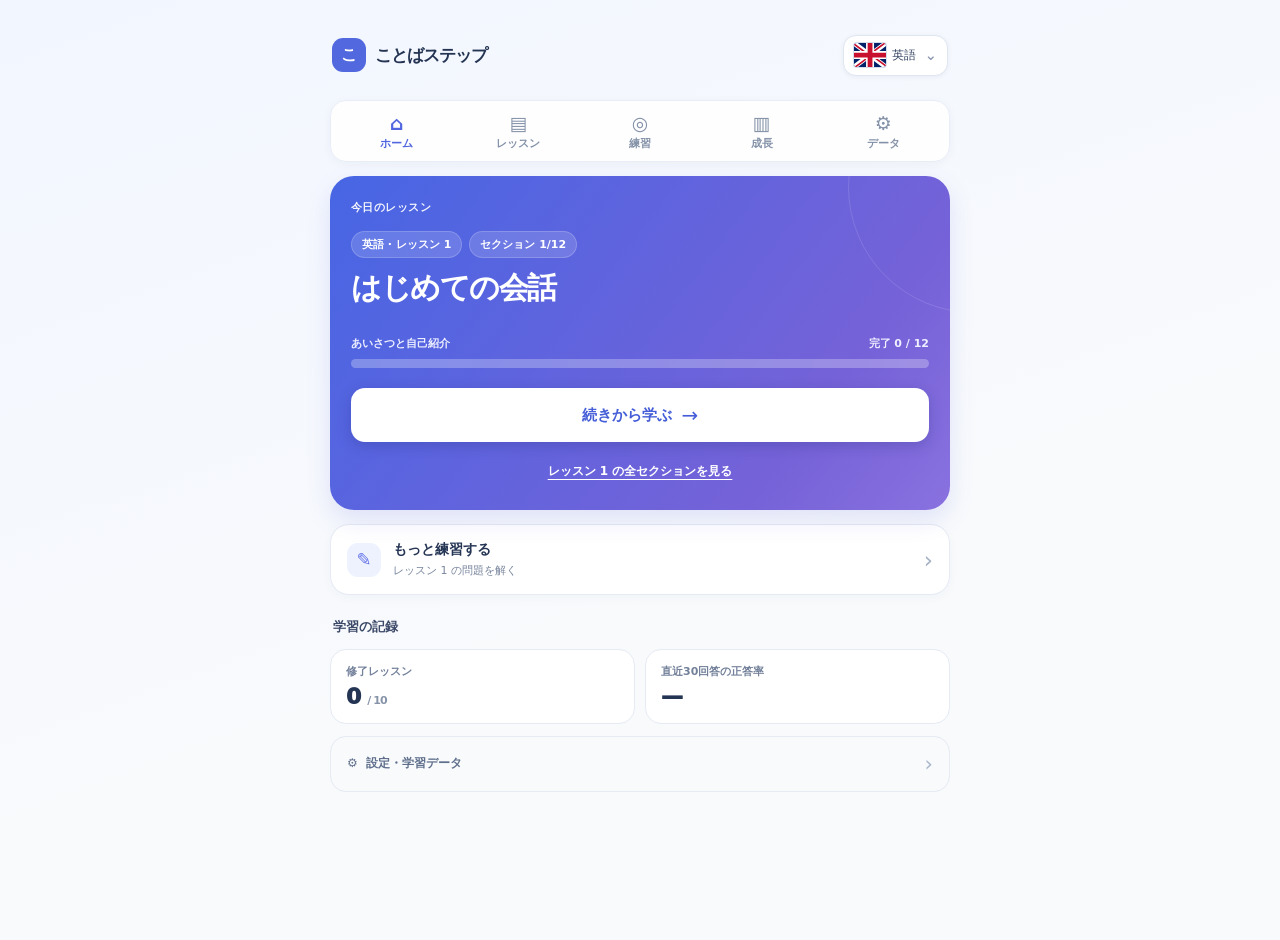
<file: kotoba/v11-2/index.html>
<!DOCTYPE html>
<!-- Flag vector assets: lipis/flag-icons (MIT), Copyright (c) 2013 Panayiotis Lipiridis.
The MIT License (MIT)

Copyright (c) 2013 Panayiotis Lipiridis

Permission is hereby granted, free of charge, to any person obtaining a copy of
this software and associated documentation files (the "Software"), to deal in
the Software without restriction, including without limitation the rights to
use, copy, modify, merge, publish, distribute, sublicense, and/or sell copies
of the Software, and to permit persons to whom the Software is furnished to do
so, subject to the following conditions:

The above copyright notice and this permission notice shall be included in all
copies or substantial portions of the Software.

THE SOFTWARE IS PROVIDED "AS IS", WITHOUT WARRANTY OF ANY KIND, EXPRESS OR
IMPLIED, INCLUDING BUT NOT LIMITED TO THE WARRANTIES OF MERCHANTABILITY,
FITNESS FOR A PARTICULAR PURPOSE AND NONINFRINGEMENT. IN NO EVENT SHALL THE
AUTHORS OR COPYRIGHT HOLDERS BE LIABLE FOR ANY CLAIM, DAMAGES OR OTHER
LIABILITY, WHETHER IN AN ACTION OF CONTRACT, TORT OR OTHERWISE, ARISING FROM,
OUT OF OR IN CONNECTION WITH THE SOFTWARE OR THE USE OR OTHER DEALINGS IN THE
SOFTWARE.
 -->
<html lang="ja"><head><meta charset="UTF-8"><meta name="viewport" content="width=device-width,initial-scale=1"><title>ことばステップ v11.2 ・ 実生活の読解と短時間レッスン</title><style>
.ks-root{font-family:ui-rounded,"Hiragino Kaku Gothic ProN","Noto Sans JP",system-ui,sans-serif;color:#20304d;background:linear-gradient(160deg,#f2f6ff,#f8fafc 60%);padding:16px;border-radius:18px;min-height:620px}.ks-root *{box-sizing:border-box}.ks-root button,.ks-root select,.ks-root textarea{font:inherit}.ks-root button{cursor:pointer}.ks-root button:disabled{opacity:.46;cursor:default}.ks-shell{max-width:920px;margin:auto}.ks-top{display:flex;justify-content:space-between;align-items:center;gap:8px;flex-wrap:wrap;margin-bottom:20px}.ks-logo{font-weight:950;font-size:21px;letter-spacing:-.04em}.ks-logo b{display:inline-grid;place-items:center;background:#4f65e7;color:#fff;border-radius:12px;width:38px;height:38px;margin-right:8px}.ks-tabs{display:flex;gap:6px}.ks-tabs button{padding:9px 13px;border:0;background:#fff;color:#62708b;border-radius:12px;font-size:12px;font-weight:800}.ks-tabs button.ks-active{background:#e2eaff;color:#3651c2}.ks-hero{padding:25px;border-radius:21px;background:linear-gradient(105deg,#4665e5,#8065d7);color:#fff;display:flex;justify-content:space-between;align-items:center;gap:15px}.ks-hero h2{font-size:clamp(22px,4vw,29px);margin:7px 0}.ks-hero p{margin:7px 0;font-size:13px;line-height:1.65;color:#edf0ff}.ks-eyebrow{font-size:11px;letter-spacing:.1em;font-weight:900;opacity:.8}.ks-level{border:2px solid #ffffff6e;background:#ffffff20;border-radius:18px;text-align:center;padding:16px 22px;min-width:107px}.ks-level strong{font-size:32px;display:block}.ks-level span{font-size:10px}.ks-btn{display:inline-flex;align-items:center;justify-content:center;gap:7px;border:none;border-radius:12px;padding:12px 16px;background:#4865e8;color:#fff;font-weight:850;font-size:13px}.ks-btn.ks-main{background:#fff;color:#3b54dc}.ks-btn.ks-secondary{background:#eef1ff;color:#3b56c6}.ks-btn.ks-muted{background:#f0f2f8;color:#5d6b83}.ks-btn.ks-danger{background:#fff0f1;color:#bd3548}.ks-btn.ks-sm{padding:9px 11px;font-size:12px}.ks-grid3{display:grid;grid-template-columns:repeat(3,minmax(0,1fr));gap:11px}.ks-lang{border:2px solid #e4e9f4;text-align:left;background:white;border-radius:17px;padding:16px;min-width:0}.ks-lang.ks-picked{border-color:#6c80ec;background:#f7f8ff}.ks-lang .ks-flag{font-size:28px;display:block}.ks-lang strong{display:block;font-size:17px;margin:8px 0 3px}.ks-lang small{font-size:11px;color:#68758d}.ks-h3{font-size:17px;font-weight:950;margin:22px 0 12px}.ks-cols{display:grid;grid-template-columns:1fr 1fr;gap:13px;margin:13px 0}.ks-panel{background:#fff;border:1px solid #e3e9f2;border-radius:18px;padding:18px;min-width:0}.ks-panel h3{font-size:16px;margin:0 0 8px}.ks-sub{font-size:12px;color:#71809a;line-height:1.7}.ks-field{margin:12px 0;display:flex;justify-content:space-between;align-items:center;gap:8px;flex-wrap:wrap}.ks-field label{font-size:13px;font-weight:850}.ks-field select{border-radius:9px;border:1px solid #dfe5f0;padding:8px;background:#fff;color:#24344e}.ks-check{display:inline-flex;align-items:center;gap:5px;font-size:12px;font-weight:800}.ks-check input{accent-color:#4a65e5;width:16px;height:16px}.ks-progress-row{margin:13px 0}.ks-progress-row .ks-line{display:flex;justify-content:space-between;font-size:12px;margin-bottom:5px}.ks-track{height:8px;border-radius:20px;background:#edf0f7;overflow:hidden}.ks-track i{display:block;height:100%;background:linear-gradient(90deg,#556cf1,#34c5a8)}.ks-statline{display:grid;grid-template-columns:repeat(3,1fr);gap:7px}.ks-stat{background:#f5f7fc;border-radius:11px;padding:11px 8px;text-align:center}.ks-stat strong{font-size:20px;display:block}.ks-stat small{color:#6e7a8d;font-size:10px}.ks-note{background:#edf3ff;color:#596a88;border-radius:11px;padding:11px 13px;line-height:1.7;font-size:11px;margin:13px 0}.ks-section{margin:18px 0}.ks-lesson{max-width:720px;margin:0 auto}.ks-lesson-head{display:flex;gap:10px;align-items:center}.ks-lesson-head .ks-track{flex:1;height:12px}.ks-lesson-head span{font-weight:850;font-size:12px;color:#63718e}.ks-card{border:1px solid #dfe6f1;background:#fff;border-radius:20px;padding:23px;margin:17px 0}.ks-tag{display:inline-block;background:#edf1ff;color:#4c61c7;font-weight:850;font-size:11px;border-radius:8px;padding:7px 9px}.ks-card h2{font-size:21px;line-height:1.5;margin:16px 0}.ks-prompt{font-size:22px;font-weight:800;margin:16px 0;line-height:1.65;white-space:pre-wrap;overflow-wrap:anywhere}.ks-prompt.ks-reading{font-size:18px;border-left:4px solid #7891ee;background:#f7f9ff;padding:14px;border-radius:6px;font-weight:600}.ks-q{font-weight:800;font-size:14px;margin:15px 0}.ks-choices{display:grid;grid-template-columns:1fr 1fr;gap:10px}.ks-choice{border:2px solid #e3e9f2;background:#fff;color:#24344f;text-align:left;border-radius:13px;padding:15px;font-weight:750;min-height:63px}.ks-choice:hover:not(:disabled){border-color:#93a2ed}.ks-choice.ks-selected{border-color:#576fe9;background:#eef1ff}.ks-choice.ks-correct{border-color:#2bc39d;background:#e3fbf4}.ks-choice.ks-wrong{border-color:#e9596b;background:#ffeff0}.ks-tools{display:flex;justify-content:space-between;align-items:center;gap:8px;margin-top:18px;flex-wrap:wrap}.ks-feedback{border-radius:12px;padding:13px;font-size:13px;line-height:1.7;margin-top:15px}.ks-feedback.good{background:#e2faf1;color:#176c52}.ks-feedback.bad{background:#fff0ed;color:#ae394a}.ks-feedback strong{display:block}.ks-tiles{display:flex;gap:7px;flex-wrap:wrap;min-height:55px;padding:10px;border:1px dashed #bec9df;border-radius:12px;margin:13px 0;background:#f9fbff}.ks-tile{border:1px solid #cfd8eb;background:#fff;border-radius:9px;padding:10px;font-weight:800}.ks-tile:disabled{opacity:.3}.ks-stages{display:grid;grid-template-columns:repeat(4,minmax(0,1fr));gap:8px}.ks-stage{border:1px solid #e3e9f3;border-radius:12px;background:white;padding:12px}.ks-stage h4{margin:0 0 7px;font-size:13px}.ks-stage small{font-size:10px;color:#70809a}.ks-stage .ks-track{margin-top:10px}.ks-results{text-align:center;max-width:680px;margin:35px auto}.ks-results .ks-panel{padding:30px}.ks-medal{font-size:49px}.ks-results h2{font-size:27px}.ks-summaries{display:flex;gap:7px;justify-content:center;flex-wrap:wrap;margin:17px 0}.ks-chip{padding:7px 10px;background:#eef2ff;color:#5165aa;font-size:11px;border-radius:99px;font-weight:800}.ks-root textarea{width:100%;min-height:120px;border-radius:12px;border:1px solid #dfe5f0;padding:10px;font-size:11px}.ks-root .ks-hide{display:none}.ks-root button:focus-visible,.ks-root select:focus-visible,.ks-root textarea:focus-visible{outline:3px solid #a5b7ff;outline-offset:2px}@media(max-width:620px){.ks-root{padding:10px}.ks-hero{padding:17px}.ks-level{padding:10px;min-width:80px}.ks-level strong{font-size:26px}.ks-grid3{gap:6px}.ks-lang{padding:11px 7px;border-radius:12px}.ks-lang strong{font-size:13px}.ks-lang small{font-size:10px}.ks-lang .ks-flag{font-size:25px}.ks-cols{grid-template-columns:1fr}.ks-stages{grid-template-columns:1fr 1fr}.ks-choices{grid-template-columns:1fr}.ks-card{padding:16px}.ks-top{flex-direction:column;align-items:stretch}.ks-tabs{justify-content:space-between}.ks-tabs button{flex:1}.ks-statline{gap:5px}}

.ks-version{font-size:10px;color:#8592b4;font-weight:700}.ks-hero h2{font-size:clamp(21px,3.2vw,29px)}.ks-btn.ks-hero-outline{background:transparent;border:1px solid #ffffff8f;color:white}.ks-actions{display:flex;gap:9px;flex-wrap:wrap;margin-top:17px}.ks-heading{padding:4px 0 12px}.ks-heading h2{margin:7px 0;font-size:25px}.ks-eyebrow.ks-dark{color:#6179de}.ks-lvcard{text-align:left;cursor:pointer;color:#223556;min-height:112px}.ks-lvcard b{display:block;margin:7px 0;line-height:1.3;font-size:12px}.ks-lvcard.ks-focus{border:2px solid #627bff;background:#f4f6ff}.ks-lvcard .ks-track{margin:7px 0}.ks-stages{grid-template-columns:repeat(5,minmax(0,1fr))}.ks-focuspanel{margin:19px 0}.ks-focuspanel h2{margin:12px 0 4px}.ks-sectionlist{display:grid;gap:10px;margin-top:17px}.ks-unit{display:flex;align-items:center;gap:15px;padding:15px;background:#f8faff;border:1px solid #e4eafa;border-radius:13px}.ks-num{width:36px;height:36px;display:grid;place-items:center;border-radius:11px;color:#4d67de;background:#e7ebff;font-weight:950;flex:none}.ks-unitbody{flex:1;min-width:0}.ks-unitbody strong{display:block;margin:0 0 4px}.ks-unitbody p{margin:0 0 6px}.ks-study h2{margin:14px 0}.ks-studybadge{display:inline-block;background:#dff7ed;color:#176550;border-radius:9px;padding:7px 11px;margin-top:18px;font-size:12px;font-weight:900}.ks-explain{line-height:2;padding:15px;background:#f8faff;border-radius:13px;font-size:15px;margin:15px 0}.ks-formula{background:#edf1ff;border-left:4px solid #5f79ec;padding:16px;border-radius:10px;margin:16px 0}.ks-formula span{display:block;color:#61719c;font-size:11px;margin-bottom:9px}.ks-formula strong{font-size:19px}.ks-examples{display:grid;gap:9px;margin:17px 0}.ks-example{display:flex;align-items:center;gap:12px;padding:12px;border:1px solid #e0e8f5;border-radius:12px}.ks-example>span{flex:none;border-radius:8px;color:#4b65d8;background:#edf1ff;padding:5px 9px;font-weight:900}.ks-example>div{flex:1}.ks-example strong{font-size:15px}.ks-example p{color:#63738a;font-size:12px;margin:4px 0 0}.ks-answer{width:100%;padding:15px;border:2px solid #dfe6f5;border-radius:12px;color:#22324c;background:white;font:inherit;font-size:17px;margin:10px 0}.ks-answer:focus{outline:2px solid #8d9ffc;border-color:#7187ee}.ks-switch{display:flex;margin:12px 0;cursor:pointer}.ks-mt{margin-top:16px}.ks-center{justify-content:center}.ks-audio{display:flex;gap:11px;align-items:center;flex-wrap:wrap;padding:15px 0}.ks-progress-row{margin:10px 0}.ks-panel>.ks-btn{margin-top:10px}.ks-statline{margin:12px 0}.ks-root textarea{font-size:13px;line-height:1.5}.ks-root button{transition:background .12s,border-color .12s}.ks-stage.ks-lvcard:hover{background:#edf1ff}.ks-root input[type=checkbox]{accent-color:#546bec}.ks-root input:focus-visible{outline:3px solid #b1bffc}.ks-root h2{line-height:1.45}
@media(max-width:820px){.ks-stages{grid-template-columns:repeat(3,minmax(0,1fr))}.ks-tabs{flex-wrap:wrap}.ks-top{align-items:flex-start}.ks-unit{flex-wrap:wrap}.ks-unit .ks-btn{margin-left:51px}}
@media(max-width:620px){.ks-stages{grid-template-columns:repeat(2,minmax(0,1fr))}.ks-hero{align-items:flex-start;flex-direction:column}.ks-level{min-width:130px}.ks-unit{gap:8px}.ks-unit .ks-btn{margin-left:0}.ks-unitbody{min-width:calc(100% - 50px)}.ks-top{gap:13px}.ks-tabs button{padding:8px 7px;font-size:11px}.ks-actions .ks-btn{flex:1}.ks-example>div{min-width:0}.ks-lesson-head{flex-wrap:wrap}.ks-study{padding:14px}}

.ks-tabs button{white-space:nowrap}.ks-switch input{flex:none}.ks-root{word-break:normal}

/* v4: 画面右上の小さな国旗と、言語選択画面 */
.ks-topright{display:flex;align-items:center;gap:10px;min-width:0}
.ks-flagbutton{background:#fff;border:1px solid #dae3f5;border-radius:12px;min-height:39px;padding:5px 8px;display:inline-flex;align-items:center;gap:3px;box-shadow:0 3px 12px #2a46780b;flex:none}
.ks-flagbutton span:first-child{font-size:25px;line-height:1}
.ks-flagchevron{font-size:13px;color:#657694}
.ks-flagbutton:hover{background:#eef3ff;border-color:#7b91e6}
.ks-languagegrid .ks-lang{text-align:center;min-height:190px;padding:20px 12px}
.ks-languagegrid .ks-flag{font-size:48px}
.ks-languagegrid .ks-lang strong{font-size:19px}
.ks-languagegrid .ks-lang em{display:block;font-size:11px;color:#3656bd;margin-top:9px;font-style:normal;font-weight:800}
.ks-featurephrase{font-size:clamp(20px,3.5vw,28px);font-weight:850;color:#20365a;background:#f6f8ff;border:1px solid #e2e8ff;border-radius:16px;padding:24px 18px;line-height:1.6;overflow-wrap:anywhere;margin:19px 0}
.ks-vocbox{border:1px solid #d0e9dd;border-radius:14px;background:#f1fff8;padding:17px;margin-top:22px}
.ks-vocbox h3{margin:0 0 6px;color:#166a50}
.ks-btn.ks-wordbtn{background:#209b79;color:#fff}
.ks-btn.ks-wordbtn:hover{background:#178a69}
@media(max-width:620px){.ks-top{display:flex;flex-direction:column;align-items:stretch}.ks-topright{width:100%;justify-content:space-between;gap:5px}.ks-flagbutton{margin-left:auto;min-width:56px}.ks-languagegrid{grid-template-columns:repeat(3,minmax(0,1fr))}.ks-languagegrid .ks-lang{padding:16px 6px;min-height:168px}.ks-languagegrid .ks-flag{font-size:34px}.ks-languagegrid .ks-lang strong{font-size:14px}.ks-languagegrid .ks-lang small{font-size:10px}.ks-vocbox .ks-btn{width:100%}}
@media(max-width:420px){.ks-topright{flex-wrap:wrap}.ks-tabs{flex:1;min-width:235px}.ks-tabs button{font-size:10px;padding:8px 5px}.ks-flagbutton{min-width:46px}.ks-languagegrid{gap:5px}}

/* v4.1: mobile browser layout and reliable inline flag SVGs */
html{color-scheme:light}
body{margin:0;min-height:100vh;background:#f2f6ff}
.ks-root{border-radius:0;min-height:100vh;min-height:100dvh;padding:20px max(12px,env(safe-area-inset-right)) max(20px,env(safe-area-inset-bottom)) max(12px,env(safe-area-inset-left));overflow-x:clip}
.ks-shell{width:100%}
.ks-flagbutton span:first-child{display:flex;align-items:center}
.ks-flagbutton svg{width:34px;height:23px}
.ks-languagegrid .ks-flag svg{width:57px;height:38px}
.ks-root button,.ks-root select,.ks-root input{touch-action:manipulation}
@media(max-width:620px){
.ks-root{padding-top:max(12px,env(safe-area-inset-top))}
.ks-hero{flex-direction:column;align-items:stretch}
.ks-level{min-width:0;align-self:flex-start}
.ks-lesson-head{flex-wrap:wrap}
.ks-tools{align-items:stretch}
.ks-tools .ks-btn{min-height:42px}
.ks-languagegrid .ks-flag svg{width:52px;height:34px}
.ks-root input,.ks-root textarea{font-size:16px}
}

/* v5 practice selection -> level selection */
.ks-practicegrid{display:grid;grid-template-columns:repeat(2,minmax(0,1fr));gap:14px;margin:12px 0 20px}
.ks-practicecard{display:flex;gap:16px;align-items:center;text-align:left;background:#fff;color:#20304d;border:2px solid #e3e9f5;border-radius:20px;padding:20px 17px;min-height:115px;box-shadow:0 6px 20px #26397408;transition:border-color .15s,transform .15s,box-shadow .15s}
.ks-practicecard:hover,.ks-practicecard:focus-visible{border-color:#7287ec;box-shadow:0 8px 25px #4057bd18;transform:translateY(-1px)}
.ks-practiceicon{width:60px;height:60px;border-radius:17px;flex:none;display:grid;place-items:center;font-size:30px;background:#eef1ff}
.ks-practicebody{display:flex;flex-direction:column;gap:6px;flex:1;min-width:0}
.ks-practicebody strong{font-size:19px;font-weight:900}
.ks-practicebody small{font-size:12px;color:#697895;line-height:1.6}
.ks-practicearrow{font-size:29px;color:#8f9cbb}
.ks-mode-green .ks-practiceicon,.ks-mode-green.ks-modebadge{background:#dcf9ed}
.ks-mode-blue .ks-practiceicon,.ks-mode-blue.ks-modebadge{background:#e1f2ff}
.ks-mode-orange .ks-practiceicon,.ks-mode-orange.ks-modebadge{background:#fff0dc}
.ks-mode-pink .ks-practiceicon,.ks-mode-pink.ks-modebadge{background:#ffe8f1}
.ks-mode-purple .ks-practiceicon,.ks-mode-purple.ks-modebadge{background:#e9e9ff}
.ks-modeheading{display:flex;align-items:center;gap:16px;margin-top:10px}
.ks-modebadge{display:grid;place-items:center;flex:none;width:64px;height:64px;border-radius:17px;font-size:30px}
.ks-backlink{border:none;background:transparent;color:#5069cf;font-weight:850;padding:10px 0;font-size:13px}
.ks-root .ks-practicecard:focus-visible,.ks-backlink:focus-visible{outline:3px solid #8da6ff;outline-offset:2px}
@media(max-width:650px){.ks-practicegrid{grid-template-columns:1fr;gap:10px}.ks-practicecard{min-height:95px;padding:14px}.ks-practiceicon{width:52px;height:52px;font-size:27px}.ks-practicebody strong{font-size:17px}.ks-modeheading{gap:12px}.ks-modebadge{width:52px;height:52px;font-size:26px}}

/* v5.1 | Adopted A homepage only; lesson, practice and progress pages unchanged. */
.ks-home-page{font-family:ui-rounded,"Hiragino Kaku Gothic ProN","Noto Sans JP",system-ui,sans-serif;width:100%;max-width:620px;margin:0 auto;padding:0 0 92px;color:#243453}
.ks-home-page button{cursor:pointer;font:inherit;touch-action:manipulation}
.ks-home-page button:focus-visible{outline:3px solid #9f8aff;outline-offset:3px}
.ks-home-top{height:70px;display:flex;align-items:center;justify-content:space-between;gap:10px;padding:0 2px;margin:0 0 10px}
.ks-home-brand{display:flex;align-items:center;gap:9px;font-size:17px;letter-spacing:-.055em;font-weight:900;white-space:nowrap}
.ks-home-brandmark{display:grid;place-items:center;width:34px;height:34px;background:#5268df;color:#fff;border-radius:11px;font-size:16px;font-weight:950;letter-spacing:0;flex:none}
.ks-home-lang{min-height:41px;display:inline-flex;align-items:center;gap:6px;border:1px solid #dfe6f2;background:white;color:#344361;border-radius:13px;padding:6px 10px;font-size:12px!important;font-weight:850;box-shadow:0 1px 5px #1e315810;white-space:nowrap}
.ks-home-lang svg{width:28px!important;height:19px!important;border-radius:3px;flex:none}
.ks-home-chevron{font-size:15px;color:#8491aa;margin-left:2px}
.ks-home-hero{background:linear-gradient(127deg,#4766e4,#7562d8 76%,#8971df);color:#fff;border-radius:24px;padding:24px 21px 21px;min-height:315px;position:relative;overflow:hidden;box-shadow:0 10px 25px #5f69dc28}
.ks-home-hero::after{content:"";pointer-events:none;position:absolute;right:-150px;top:-115px;width:250px;height:250px;border:1px solid #ffffff20;border-radius:50%}
.ks-home-eyebrow{font-size:11px;font-weight:800;letter-spacing:.04em;opacity:.93;margin-bottom:16px}
.ks-home-tags{display:flex;flex-wrap:wrap;gap:7px;margin-bottom:10px}
.ks-home-tags span{border:1px solid #ffffff2e;background:#ffffff25;border-radius:100px;padding:5px 10px;color:#fff;font-size:11px;font-weight:800}
.ks-home-hero h1{font-size:clamp(23px,6.8vw,30px);line-height:1.3;letter-spacing:-.05em;margin:0 0 14px;font-weight:900;min-height:54px;overflow-wrap:anywhere}
.ks-home-progress{margin:0 0 20px}
.ks-home-progressmeta{display:flex;justify-content:space-between;align-items:baseline;gap:10px;font-size:11px;color:#eef0ff;margin-bottom:8px;font-weight:760}
.ks-home-progressmeta span:first-child{min-width:0;overflow-wrap:anywhere}
.ks-home-progressmeta span:last-child{flex:none}
.ks-home-progressbar{height:7px;border-radius:99px;overflow:hidden;background:#ffffff45}
.ks-home-progressbar i{display:block;height:100%;border-radius:inherit;background:white;transition:width .2s}
.ks-home-cta{width:100%;min-height:54px;display:flex;align-items:center;justify-content:center;gap:10px;border:0;border-radius:14px;background:#fff;color:#455ed8;font-weight:900!important;font-size:15px!important;box-shadow:0 4px 14px #212c7840}
.ks-home-cta span{font-size:20px;font-weight:500}
.ks-home-lower{padding:14px 0 0}
.ks-home-practice{width:100%;display:flex;align-items:center;text-align:left;gap:12px;padding:16px;border-radius:19px;background:white;border:1px solid #e5eaf4;color:#253554;box-shadow:0 3px 12px #2a376108}
.ks-home-practice-icon{width:34px;height:34px;display:grid;place-items:center;flex:none;background:#eef2ff;border-radius:11px;color:#6574e9;font-size:18px}
.ks-home-practice-copy{display:flex;flex-direction:column;gap:4px;flex:1;min-width:0}
.ks-home-practice-copy strong{font-size:14px;font-weight:850}
.ks-home-practice-copy small{color:#78859d;font-size:11px}
.ks-home-next{font-size:23px;font-weight:400;color:#a3afc4}
.ks-home-heading{font-size:13px;font-weight:850;margin:23px 3px 12px;color:#3c4968}
.ks-home-stats{display:grid;grid-template-columns:1fr 1fr;gap:10px}
.ks-home-stat{background:#fff;border:1px solid #e5eaf4;border-radius:16px;padding:14px 15px}
.ks-home-stat small{display:block;color:#73809a;font-weight:650;font-size:11px}
.ks-home-stat strong{display:block;font-size:22px;font-weight:950;letter-spacing:-.04em;margin-top:5px}
.ks-home-stat strong span{font-size:11px;font-weight:750;color:#8793a8}
.ks-home-settings{width:100%;margin-top:12px;display:flex;align-items:center;justify-content:space-between;padding:15px 16px;background:transparent;border:1px solid #e5eaf3;border-radius:16px;color:#60708c;font-size:12px!important;font-weight:850!important;text-align:left}
.ks-home-settings span:last-child{font-size:21px;color:#aab7cb;font-weight:400}
.ks-home-bottom{height:70px;display:flex;align-items:center;justify-content:space-around;gap:4px;background:#ffffffef;border:1px solid #e9edf7;border-radius:20px;margin-top:20px;box-shadow:0 4px 20px #1b2b4c0b;padding:4px 8px}
.ks-home-bottom button{flex:1;display:flex;align-items:center;justify-content:center;flex-direction:column;gap:3px;border:0;background:transparent;color:#8492a8;font-size:10px!important;font-weight:750;min-width:0;padding:5px 1px}
.ks-home-bottom button span{font-size:21px;line-height:22px;font-weight:600}
.ks-home-bottom button.ks-home-nav-active{color:#5166df}
@media(max-width:620px){
 .ks-root:has(.ks-home-page){padding:10px 15px max(16px,env(safe-area-inset-bottom));min-height:100dvh}
 .ks-home-page{padding-bottom:calc(86px + env(safe-area-inset-bottom))}
 .ks-home-top{height:70px;margin-bottom:8px}
 .ks-home-hero{padding:23px 20px 21px;min-height:318px}
 .ks-home-bottom{position:fixed;z-index:20;bottom:0;left:0;right:0;height:calc(72px + env(safe-area-inset-bottom));padding:0 14px env(safe-area-inset-bottom);border-radius:0;border:0;border-top:1px solid #e8ecf4;margin:0;box-shadow:0 -3px 14px #1b2b4c0a;backdrop-filter:blur(12px)}
}
@media(max-width:360px){.ks-home-hero{padding:20px 16px}.ks-home-brand{font-size:15px}.ks-home-lang{padding:6px 8px}.ks-home-hero h1{font-size:24px}}

/* v6 Home: navigation directly below brand, never fixed or out of the first viewport */
.ks-home-page{padding-bottom:24px}
.ks-home-bottom{position:static!important;z-index:auto!important;inset:auto!important;top:auto!important;bottom:auto!important;left:auto!important;right:auto!important;margin:0 0 14px!important;height:62px!important;min-height:62px;box-shadow:0 2px 10px #1b2b4c0b!important;border:1px solid #e9edf7!important;border-radius:16px!important;padding:4px 7px!important;background:#ffffffee}
.ks-home-bottom button{font-size:11px!important;gap:2px!important}
.ks-home-bottom button span{font-size:19px}
.ks-sectionspage .ks-sectionshead{display:flex;justify-content:space-between;gap:10px;align-items:center;flex-wrap:wrap;margin-bottom:12px}
.ks-sectionspage .ks-sectionshead b{font-size:12px;color:#66758e}
.ks-sectionspage .ks-unit{min-width:0;align-items:center;padding:12px;gap:10px}
.ks-sectionspage .ks-unitbody strong{font-size:13px;line-height:1.4}
.ks-sectionspage .ks-unitbody .ks-sub{margin:3px 0 0;display:-webkit-box;-webkit-box-orient:vertical;-webkit-line-clamp:2;overflow:hidden;line-height:1.55}
.ks-sectionspage .ks-unitbody .ks-chip{display:none}
.ks-sectionspage .ks-unit .ks-btn{flex:none;white-space:nowrap}
.ks-heading:has(>.ks-backlink)>.ks-backlink{display:block;width:fit-content;margin:0 0 16px}
.ks-heading:has(>.ks-backlink)>.ks-eyebrow{display:block}
.ks-learnlevel-grid .ks-lvcard{text-align:left}
@media(max-width:620px){
 .ks-home-page{padding-bottom:26px!important}
 .ks-home-bottom{backdrop-filter:none!important}
 .ks-home-hero{min-height:300px}
 .ks-learnlevel-grid{grid-template-columns:repeat(2,minmax(0,1fr))}
 .ks-sectionspage{padding:14px}
 .ks-sectionspage .ks-unit{gap:8px;align-items:flex-start}
 .ks-sectionspage .ks-unitbody{flex:1;min-width:0}
 .ks-sectionspage .ks-unit .ks-btn{padding:9px;font-size:11px}
}


/* ことばステップ v6 UI改善案 | selected states, progress, clarity */
.ks-root{
 --ui-primary:#4866df;--ui-primary-deep:#304fbd;--ui-soft:#eff3ff;
 --ui-success:#12846b;--ui-success-soft:#e7f7f0;
 --ui-warning:#85520d;--ui-warning-soft:#fff4dd;
}
.ks-lvcard{border:2px solid #e2e8f4;border-radius:16px;background:#fff;
 box-shadow:0 2px 7px rgba(42,58,104,.035);
 transition:background-color .18s,border-color .18s,box-shadow .18s,transform .18s;
}
@media(hover:hover){.ks-lvcard:hover{border-color:#adbbef;background:#f9faff;box-shadow:0 6px 18px rgba(50,76,150,.12);transform:translateY(-2px)}}
.ks-lvcard.ks-focus,.ks-lvcard[aria-pressed="true"]{
 border-color:var(--ui-primary);background:linear-gradient(145deg,#f1f4ff,#f9faff);
 box-shadow:0 0 0 3px rgba(72,102,223,.12),0 7px 18px rgba(52,79,181,.11)
}
.ks-lvcard:focus-visible,.ks-unit .ks-btn:focus-visible{outline:3px solid #7594ff;outline-offset:3px}
.ks-track{height:10px;border-radius:99px;background:#e9edf5;overflow:hidden}
.ks-track i{display:block;height:100%;border-radius:99px;background:#4277ed;transition:width .25s ease}
.ks-track .ks-fill-complete{background:linear-gradient(90deg,#15a583,#0e866e)}
.ks-home-progressbar{height:9px}
.ks-home-progressbar i{background:#f3f9ff}
.ks-status{display:inline-flex;align-items:center;gap:4px;align-self:flex-start;
 padding:4px 7px;border-radius:8px;font-size:11px;line-height:1.3;font-weight:800;
 background:#eef1f5;color:#53617a}
.ks-status.ks-unmeasured{background:var(--ui-warning-soft);color:var(--ui-warning)}
.ks-status.ks-measured{background:#eaf4ff;color:#285bb5}
.ks-status.ks-mastered{background:var(--ui-success-soft);color:#0c755d}
.ks-lvcard .ks-cardmeta{display:block;font-size:11px;color:#53627b;margin:7px 0 5px;font-weight:760}
.ks-lvcard .ks-status{margin-top:8px}
.ks-sectionspage .ks-unit.ks-section-done{border-color:#bde9d8;background:#f5fcf8}
.ks-sectionspage .ks-section-done .ks-num{background:#dff5eb;color:#0c775d}
.ks-quick-more{margin-top:12px;display:flex;justify-content:center}
.ks-quick-more button{color:#fff;border:0;background:transparent;font-size:12px;font-weight:800;text-decoration:underline;text-underline-offset:4px;cursor:pointer;padding:9px}
.ks-insights{display:grid;grid-template-columns:repeat(3,minmax(0,1fr));gap:10px;margin:14px 0 15px}
.ks-insight{background:#f6f8ff;border:1px solid #e6ecf6;border-radius:16px;padding:15px 10px;min-width:0}
.ks-insight strong{display:block;font-size:24px;line-height:1.2;color:#223452;letter-spacing:-.04em}
.ks-insight small{display:block;margin-top:7px;font-size:11px;line-height:1.45;color:#5e6e87;font-weight:750}
.ks-insight .ks-insight-unit{font-size:13px;letter-spacing:normal;color:#66738c;margin-left:2px}
.ks-insight.ks-streak strong{color:#9b4c27}
.ks-insight.ks-time strong{color:#2a62c3}
.ks-insight.ks-accuracy strong{color:#14775f}
.ks-data-clarify{font-size:11px;color:#64728b;line-height:1.65;margin:6px 0 0}
.ks-preview-banner{font-size:11px;color:#4458b1;text-align:center;background:#eef2ff;
 border-radius:9px;padding:7px 10px;margin:0 auto 12px;max-width:920px}
@media(max-width:620px){
 .ks-insights{gap:6px}
 .ks-insight{padding:12px 7px;border-radius:13px}
 .ks-insight strong{font-size:21px}
 .ks-insight small{font-size:10px}
 .ks-lvcard{min-height:124px}
}
@media(prefers-reduced-motion:reduce){.ks-lvcard,.ks-track i{transition:none}.ks-lvcard:hover{transform:none}}


/* v8 script-first curriculum + learning cards */
.ks-standard{display:block;font-size:11px;color:#506989;font-weight:800;margin:4px 0 7px}
.ks-root .ks-lesson h2{line-height:1.35}
.ks-foundation-examples{display:grid;grid-template-columns:repeat(2,minmax(0,1fr));gap:9px;margin:18px 0}
.ks-foundation-example{display:grid;grid-template-columns:1fr auto;gap:3px 5px;background:#f6f8ff;border:1px solid #e4ebfa;padding:13px;border-radius:14px;min-width:0}
.ks-foundation-example strong{grid-column:1;font-size:28px;color:#213665;overflow-wrap:anywhere;line-height:1.3}
.ks-foundation-example span{font-size:14px;font-weight:850;color:#3154ba}
.ks-foundation-example small{grid-column:1;font-size:11px;color:#65738c;line-height:1.5}
.ks-foundation-hear{grid-column:2;grid-row:1/4;align-self:center;background:#e7edff;border:none;border-radius:12px;min-width:38px;min-height:42px;cursor:pointer}
.ks-foundation-feature{display:flex;gap:12px;flex-wrap:wrap;margin:18px 0 13px;padding:16px;border-radius:18px;background:#f3f6ff;color:#253e86;align-items:center;justify-content:center;font-size:36px;font-weight:850;line-height:1.5}
.ks-foundation-question{min-height:105px;font-size:clamp(28px,7vw,48px);overflow-wrap:anywhere;text-align:center}
.ks-foundation-input{display:block;width:100%;max-width:580px;padding:16px 18px;font-size:23px;border-radius:14px;border:2px solid #bfcbea;color:#20304d;background:#fff;letter-spacing:.02em}
.ks-foundation-input:focus{outline:3px solid #cbd5ff;outline-offset:2px;border-color:#526ee8}
.ks-field-label{font-weight:820;color:#53617a;display:block;margin:8px 0}
.ks-foundation-score{text-align:center;margin:23px auto;font-size:56px;font-weight:900;color:#415ee2}
.ks-foundation-score span{font-size:16px;color:#606f8b;font-weight:750}
#ks-foundation-canvas{display:block;width:100%;max-width:450px;height:195px;margin:13px auto 15px;border:2px dashed #aebae4;border-radius:18px;background:repeating-linear-gradient(0deg,#fff,#fff 48%,#edf1fa 49%,#edf1fa 50%,#fff 51%);touch-action:none;cursor:crosshair}
.ks-root .ks-study .ks-tools{gap:12px;flex-wrap:wrap}
@media(max-width:460px){.ks-foundation-examples{gap:7px}.ks-foundation-example{padding:10px}.ks-foundation-example strong{font-size:25px}.ks-foundation-score{font-size:48px}}


/* v9: compact level-reference link directly under the navigation */
.ks-country-flag{display:inline-block;object-fit:cover;vertical-align:middle;border-radius:3px;box-shadow:0 0 0 1px #d4ddeb;flex:none}
.ks-flagbutton .ks-country-flag,.ks-home-lang .ks-country-flag{width:32px!important;height:24px!important}
.ks-languagegrid .ks-country-flag{width:62px!important;height:46px!important;border-radius:5px}
.ks-benchmark-link{width:100%;display:flex;align-items:center;gap:12px;min-height:66px;border:1px solid #dce4f5;border-radius:16px;background:#fff;text-align:left;padding:11px 15px;margin:12px 0 17px;box-shadow:0 3px 12px rgba(40,59,110,.045);cursor:pointer;color:#213456}
.ks-benchmark-link:hover{border-color:#a8b7e9;background:#fafbff}
.ks-benchmark-link:focus-visible,.ks-benchmark-item:focus-visible,.ks-backlink:focus-visible{outline:3px solid #7690ec;outline-offset:3px}
.ks-benchmark-symbol{display:grid;place-items:center;flex:none;width:38px;height:38px;border-radius:11px;background:#eef2ff;color:#4964d6;font-size:22px}
.ks-benchmark-copy{display:flex;flex-direction:column;gap:4px;flex:1;min-width:0}
.ks-benchmark-copy strong{font-size:13px;font-weight:850;letter-spacing:.01em}
.ks-benchmark-copy small{font-size:11px;font-weight:600;color:#64748b;overflow:hidden;text-overflow:ellipsis;white-space:nowrap}
.ks-benchmark-arrow{font-size:24px;color:#8e9ab2;font-weight:400}
.ks-benchmark-page{max-width:920px;margin:0 auto 24px}
.ks-benchmark-intro{margin:13px 0 18px}
.ks-benchmark-intro h1{font-size:clamp(24px,5vw,29px);letter-spacing:-.04em;margin:7px 0 8px}
.ks-benchmark-intro p{font-size:13px;line-height:1.7;color:#63718a;margin:0}
.ks-benchmark-list{display:grid;grid-template-columns:repeat(2,minmax(0,1fr));gap:10px}
.ks-benchmark-item{display:flex;gap:10px;text-align:left;align-items:flex-start;padding:13px 14px;background:#fff;border:1px solid #e2e8f4;border-radius:16px;cursor:pointer;color:#283a58;min-width:0}
.ks-benchmark-item:hover{border-color:#b3c1f0;background:#fafbff}
.ks-benchmark-index{display:grid;place-items:center;flex:0 0 30px;height:30px;border-radius:10px;background:#eaf0ff;color:#3553cb;font-weight:900;font-size:13px}
.ks-benchmark-item-body{display:flex;flex-direction:column;min-width:0;gap:8px;flex:1}
.ks-benchmark-item-top{display:flex;flex-direction:column;align-items:flex-start;gap:4px}
.ks-benchmark-item-top strong{font-size:14px;line-height:1.35}
.ks-benchmark-mini{font-size:10px;color:#677793;white-space:nowrap}
.ks-benchmark-level{font-size:12px;font-weight:750;color:#3658c3;background:#edf2ff;padding:5px 8px;border-radius:7px;align-self:flex-start;line-height:1.4}
.ks-benchmark-track{height:6px;width:100%;display:block;border-radius:99px;background:#e9eef7;overflow:hidden}
.ks-benchmark-track i{height:100%;display:block;background:#4277ed;border-radius:99px}
.ks-benchmark-caution{font-size:12px;color:#6b7890;line-height:1.75;padding:12px 4px}
.ks-home-page .ks-benchmark-link{margin-top:10px;margin-bottom:14px}
@media(max-width:650px){.ks-benchmark-list{grid-template-columns:1fr}.ks-benchmark-link{padding:10px 12px}.ks-benchmark-copy small{font-size:10px}.ks-benchmark-item{padding:13px}.ks-home-bottom button{padding:5px 1px}}
@media(prefers-reduced-motion:reduce){.ks-benchmark-link,.ks-benchmark-item{transition:none}}

/* 2026-11: Learning Path UI. Explicit grid placement is essential for PC. */
.ks-path-page{max-width:1000px;margin:0 auto 30px;padding:2px 0 12px}
.ks-path-intro{padding:14px 4px 10px}
.ks-path-eyebrow{font-size:11px;color:#576cdb;font-weight:900;letter-spacing:.12em}
.ks-path-intro h1{font-size:clamp(23px,3vw,31px);margin:8px 0 7px;letter-spacing:-.04em;color:#223451}
.ks-path-intro p{font-size:12px;line-height:1.75;color:#687993;margin:0}
.ks-path-legend{display:flex;flex-wrap:wrap;gap:8px;margin:12px 0 14px}
.ks-path-key{background:#fff;border:1px solid #e1e7f3;color:#596a86;font-weight:800;font-size:11px;border-radius:40px;padding:8px 11px;display:inline-flex;gap:7px;align-items:center}
.ks-path-key-dot{height:10px;width:10px;border-radius:50%;background:#a9b3c8}
.ks-path-key-dot.is-done{background:#26bd8d}.ks-path-key-dot.is-current{background:#6874ef}
.ks-path-container{background:linear-gradient(180deg,#fafbff,#f7f9ff 45%,#f8fafc);border-radius:24px;border:1px solid #e6ecf8;padding:22px 20px 28px;overflow:visible}
.ks-path-steps{position:relative;display:flex;flex-direction:column;gap:24px;padding:18px 8px 14px}
.ks-path-steps::before{content:"";position:absolute;z-index:0;top:2px;bottom:2px;left:50%;transform:translateX(-50%);width:6px;border-radius:20px;background:#cdd7ed;box-shadow:inset 0 0 0 1px #bfcde7}
.ks-path-step{position:relative;display:grid;grid-template-columns:minmax(0,1fr) 106px minmax(0,1fr);align-items:center;min-height:140px;isolation:isolate}
.ks-path-center{grid-row:1;grid-column:2;display:flex;align-items:center;justify-content:center;z-index:2;position:relative}
.ks-path-node{display:flex;align-items:center;justify-content:center;position:relative;width:80px;height:80px;flex:none;border-radius:50%;border:5px solid #fff;cursor:pointer;font-size:29px;font-weight:900;font-family:inherit;transition:transform .18s, box-shadow .18s;line-height:1;touch-action:manipulation}
.ks-path-node:hover{transform:translateY(-3px) scale(1.035)}
.ks-path-node:focus-visible,.ks-path-card-action:focus-visible{outline:3px solid #3759e6;outline-offset:4px}
.ks-path-node.is-done{background:linear-gradient(145deg,#39d7a5,#139e76);color:#fff;box-shadow:0 10px 18px #1caa7b44,0 0 0 5px #d9faed}
.ks-path-node.is-current{background:linear-gradient(145deg,#7989ff,#5569e7);color:#fff;box-shadow:0 12px 24px #4a59bd4d,0 0 0 7px #dfe4ff}
.ks-path-node.is-locked{background:#e7ebf3;color:#8a97ac;box-shadow:0 6px 16px #3646671b,0 0 0 5px #f2f4f8}
.ks-path-node-index{position:absolute;bottom:-6px;right:-7px;display:flex;align-items:center;justify-content:center;height:27px;min-width:27px;padding:0 5px;border-radius:30px;background:#fff;color:#33415d;font-size:11px;box-shadow:0 3px 8px #283e6826;border:1px solid #e5e9f3}
.ks-path-card{grid-row:1;background:#fff;border:1px solid #e1e8f6;border-radius:19px;padding:16px 17px 14px;max-width:390px;width:100%;box-shadow:0 6px 20px #3145670b;position:relative;z-index:1;min-width:0}
.ks-path-step.is-left .ks-path-card{grid-column:1;justify-self:end;margin-right:12px}
.ks-path-step.is-right .ks-path-card{grid-column:3;justify-self:start;margin-left:12px}
.ks-path-card::after{content:"";width:12px;height:2px;background:#cbd5eb;position:absolute;top:50%}
.ks-path-step.is-left .ks-path-card::after{right:-12px}.ks-path-step.is-right .ks-path-card::after{left:-12px}
.ks-path-step.is-current .ks-path-card{border-color:#aab7ff;box-shadow:0 10px 30px #5266d119;background:linear-gradient(160deg,#fff,#fbfbff)}
.ks-path-cardheader{display:flex;align-items:center;justify-content:space-between;gap:8px;margin-bottom:7px}
.ks-path-num{font-size:11px;font-weight:900;color:#7786a2;letter-spacing:.04em}
.ks-path-state{font-size:10px;font-weight:900;white-space:nowrap;display:inline-flex;gap:5px;align-items:center;border-radius:99px;padding:5px 9px;background:#f0f2f6;color:#68758b}
.ks-path-state.is-done{background:#e7f9f1;color:#17815e}.ks-path-state.is-current{background:#ecedff;color:#4c5dde}
.ks-path-title{font-size:16px;color:#233450;font-weight:900;margin:0 0 6px;line-height:1.48;overflow-wrap:anywhere;letter-spacing:-.015em}
.ks-path-standard{color:#6e7b96;font-size:11px;line-height:1.6;margin:0 0 11px}
.ks-path-progressbar{height:7px;border-radius:20px;background:#eaf0f7;overflow:hidden;margin:10px 0 6px}
.ks-path-progressbar i{display:block;height:100%;background:#7185ee;border-radius:20px}
.ks-path-progressbar i.is-done{background:#27bd8c}
.ks-path-progress-text{font-size:11px;color:#73819a;font-weight:750}
.ks-path-card-action{background:#eef1ff;color:#475fd8;border:0;border-radius:10px;padding:10px 12px;font-size:12px;font-weight:900;cursor:pointer;min-height:38px;white-space:nowrap}
.ks-path-card-action:hover{background:#e1e7ff}.ks-path-card-action.is-done{color:#148260;background:#e4f8ee}
.ks-path-cardfooter{display:flex;align-items:center;justify-content:space-between;gap:9px;margin-top:9px}
.ks-path-note{border-radius:14px;background:#fff;border:1px solid #e5eaf6;color:#687993;padding:12px 14px;font-size:11px;line-height:1.7;margin-top:16px}
@media(max-width:700px){
 .ks-path-page{padding:0}
 .ks-path-container{border-radius:18px;padding:13px 10px 22px}
 .ks-path-steps{padding:12px 1px;gap:16px}
 .ks-path-steps::before{left:37px;transform:none;width:5px}
 .ks-path-step{grid-template-columns:74px minmax(0,1fr);align-items:center;min-height:118px}
 .ks-path-center{grid-column:1;grid-row:1;justify-content:flex-start;align-self:start;padding-top:10px;padding-left:2px}
 .ks-path-node{width:70px;height:70px;font-size:25px;border-width:4px}
 .ks-path-card,.ks-path-step.is-left .ks-path-card,.ks-path-step.is-right .ks-path-card{grid-column:2;grid-row:1;justify-self:stretch;max-width:none;margin:0 0 0 8px;padding:13px 12px 12px;border-radius:15px}
 .ks-path-step.is-left .ks-path-card::after,.ks-path-step.is-right .ks-path-card::after{left:-10px;right:auto;width:10px;top:36px}
 .ks-path-cardheader{flex-wrap:wrap;gap:4px}
 .ks-path-title{font-size:14px}
 .ks-path-cardfooter{flex-wrap:wrap}
 .ks-path-legend{gap:5px}
 .ks-path-key{font-size:10px;padding:6px 9px}
}
@media(prefers-reduced-motion:reduce){.ks-path-node{transition:none}}


/* v11: compact reference tools and optional on-screen language keyboard */
.ks-ref-shortcuts{margin:17px 0 20px;padding:18px;border:1px solid #dce4f6;border-radius:19px;background:linear-gradient(135deg,#fff,#f4f7ff)}
.ks-ref-shortcuts h3{font-size:15px;letter-spacing:-.015em;margin:0 0 12px;color:#253957}
.ks-ref-shortcut-grid{display:grid;grid-template-columns:repeat(2,minmax(0,1fr));gap:11px}
.ks-ref-shortcut{display:flex;flex-direction:column;text-align:left;align-items:flex-start;gap:7px;border-radius:15px;border:1px solid #e0e5f5;background:#fff;padding:16px;color:#243b5d;cursor:pointer;min-height:115px;box-shadow:0 4px 15px rgba(50,70,120,.05)}
.ks-ref-shortcut span{font-size:25px}.ks-ref-shortcut strong{font-size:15px;font-weight:850}.ks-ref-shortcut small{font-size:12px;color:#687993}
.ks-ref-shortcut:hover{border-color:#b4c1f6;background:#f9faff}.ks-ref-shortcut:focus-visible,.ks-helper-toggle:focus-visible,.ks-keypad-key:focus-visible,.ks-ref-speak:focus-visible{outline:3px solid #829aff;outline-offset:2px}
.ks-ref-picker{display:grid;gap:8px;max-width:650px;margin:17px 0 22px}.ks-ref-picker label{font-size:13px;font-weight:800}.ks-ref-picker select{width:100%;min-height:46px;font:inherit;font-size:15px;padding:9px 13px;border:1px solid #ccd7ec;border-radius:13px;background:#fff;color:#263b5c}
.ks-ref-grid{display:grid;grid-template-columns:repeat(auto-fill,minmax(170px,1fr));gap:12px;margin-bottom:25px}
.ks-ref-card{border:1px solid #e1e7f3;border-radius:17px;padding:15px;background:#fff;display:flex;flex-direction:column;gap:9px;box-shadow:0 5px 19px rgba(55,72,112,.045)}
.ks-ref-card strong{font-size:21px;color:#22395c;overflow-wrap:anywhere}.ks-ref-card small{font-size:13px;color:#68758b;line-height:1.6}.ks-ref-speak{align-self:flex-start;min-height:40px;border:1px solid #e0e6fb;border-radius:10px;padding:7px 12px;background:#f4f6ff;color:#485fce;font-weight:750;cursor:pointer}
.ks-ref-grammar{display:grid;grid-template-columns:repeat(auto-fit,minmax(min(100%,310px),1fr));gap:14px}
.ks-ref-grammar-card{min-width:0;border:1px solid #e1e7f3;border-radius:18px;padding:18px;background:#fff;box-shadow:0 5px 19px rgba(55,72,112,.05)}
.ks-ref-grammar-top{display:flex;align-items:center;flex-wrap:wrap;gap:9px;margin-bottom:10px}.ks-ref-grammar-top h3{font-size:15px;margin:0}.ks-ref-grammar-card p{font-size:13px;line-height:1.75;color:#536584}
.ks-ref-examples{margin:12px 0;display:grid;gap:8px}.ks-ref-examples>div{padding:10px;border-radius:10px;background:#f5f7fd;display:flex;flex-direction:column;gap:3px}.ks-ref-examples b{font-size:13px;color:#2c4169}.ks-ref-examples small{font-size:12px;color:#687793;line-height:1.5}
.ks-helper-toggle{margin:9px 0;width:100%;min-height:46px;padding:10px 13px;border:1px solid #bac8f0;border-radius:13px;background:#f0f4ff;color:#405ac6;font-size:13px;font-weight:800;text-align:left;cursor:pointer}
.ks-input-helper{padding:13px;border-radius:15px;border:1px solid #d5dff3;background:#f8faff;margin:7px 0 12px}.ks-helper-hint{font-size:12px;color:#60718e;line-height:1.65;margin:0 0 10px}
.ks-keypad{display:flex;flex-wrap:wrap;gap:7px}.ks-keypad-key{flex:0 0 44px;min-width:44px;min-height:44px;font:inherit;font-size:19px;font-weight:750;color:#294069;border:1px solid #dae2f2;background:#fff;border-radius:11px;box-shadow:0 2px 0 rgba(35,51,90,.08);cursor:pointer}.ks-keypad-key:active{transform:translateY(1px)}.ks-keypad-key.is-special{font-size:13px;flex:1 0 68px;background:#eaf0ff;color:#405bc4}
@media(max-width:480px){.ks-ref-shortcuts{padding:13px}.ks-ref-grid{grid-template-columns:repeat(2,minmax(0,1fr));gap:9px}.ks-ref-card{padding:12px}.ks-ref-card strong{font-size:18px}.ks-ref-grammar{grid-template-columns:minmax(0,1fr)}.ks-keypad{gap:6px}.ks-keypad-key{flex-basis:42px;min-width:42px;min-height:46px}}

</style></head><body><div id="kotoba-app" class="ks-root"><div class="ks-shell" id="ks-view"></div></div><script> const LESSONS={
 en:{
 v:[`hello=こんにちは;thank you=ありがとう;water=水;bread=パン;cat=猫;dog=犬;book=本;friend=友達;today=今日;tomorrow=明日;school=学校;coffee=コーヒー`, `station=駅;ticket=切符;breakfast=朝食;dinner=夕食;usually=普段;busy=忙しい;movie=映画;travel=旅行;weekend=週末;weather=天気;question=質問;answer=答え`, `appointment=予約;recommend=おすすめする;improve=改善する;experience=経験;direction=方向;already=すでに;perhaps=おそらく;reason=理由;explain=説明する;borrow=借りる;arrive=到着する;decide=決める`, `although=〜だけれども;unless=〜でない限り;despite=〜にもかかわらず;opportunity=機会;evidence=証拠;benefit=利点;concern=懸念;assumption=仮定;consequence=影響;reliable=信頼できる;efficient=効率的な;perspective=視点`],
 g:[`I ___ a student.~am~is~are~be~I に続くbe動詞は am。;She ___ cats.~likes~like~liking~to like~三人称単数の現在形には -s を付けます。;This is ___ apple.~an~a~the~are~母音で始まる単数名詞には an を使えます。;___ you from Japan?~Are~Is~Am~Be~主語 you には Are。`, `He ___ to work every day.~goes~go~going~gone~he は三人称単数なので goes。;Where ___ you go yesterday?~did~do~does~are~過去の疑問文には did。;I am ___ dinner now.~cooking~cook~cooked~cooks~現在進行形は be + -ing。;She is taller ___ me.~than~then~to~with~比較級には than。`, `I have lived here ___ 2020.~since~for~during~until~開始時点には since。;The letter ___ yesterday.~was sent~sent by~sending~has send~過去の受動態は was + 過去分詞。;This is the person ___ helped me.~who~where~when~whose~人を説明する関係代名詞は who。;Could you tell me where the station ___?~is~does~are~be~間接疑問文では通常の語順になります。`, `If I ___ you, I would apologize.~were~am~will be~be~現実と異なる仮定では If I were you。;Had I known, I ___ helped.~would have~will have~had~have~過去の仮定に反する結果は would have + 過去分詞。;___ the rain, we played.~Despite~Although~Because~Unless~名詞句 the rain の前は前置詞 Despite。;Not only he but also I ___ ready.~am~is~are~be~近い主語 I に一致します。`],
 l:[`Hello, how are you?=こんにちは、お元気ですか？;I like music.=私は音楽が好きです。;Where is my book?=私の本はどこですか？;Thank you very much.=本当にありがとうございます。`, `I take the train every morning.=私は毎朝電車に乗ります。;Are you free tomorrow?=明日は空いていますか？;I watched a movie yesterday.=私は昨日映画を見ました。;The station is near here.=駅はこの近くです。`, `Could you recommend a restaurant?=おすすめのレストランはありますか？;I have already finished my homework.=私はすでに宿題を終えました。;I would like to change my appointment.=予約を変更したいです。;Perhaps we should leave earlier.=もっと早く出発したほうがいいかもしれません。`, `Although it was difficult, we succeeded.=難しかったけれど、私たちは成功しました。;We need more reliable evidence.=もっと信頼できる証拠が必要です。;Unless it rains, the event will take place.=雨が降らない限りイベントは開催されます。;Efficiency is not the only concern.=効率だけが懸念事項ではありません。`],
 r:[`Mia has a dog. The dog is small and friendly.~ミアが飼っているのは？~犬~猫~鳥~魚~has a dog が手がかりです。;Ken lives in Tokyo. He likes reading books.~ケンの趣味は？~読書~水泳~料理~ダンス~likes reading books です。`, `Tom works at a cafe. He starts at nine every morning.~トムが仕事を始める時刻は？~午前9時~午前7時~正午~午後6時~starts at nine every morning に注目。;The library is closed today. It will open again tomorrow.~図書館はいつ再開する？~明日~今日~来週~昨日~tomorrow は明日。`, `We reserved a table for three, but one friend cannot come. I will call the restaurant.~電話する主な理由は？~予約人数の変更~道を尋ねる~料理への苦情~開店時間の確認~1人が来られなくなりました。;The museum is free on Fridays. On other days, adults pay ten dollars.~金曜日の入館料は？~無料~10ドル~5ドル~20ドル~free on Fridays です。`, `The team postponed the launch because tests revealed a safety issue.~発売延期の理由は？~安全上の問題~予算不足~悪天候~人員不足~because 以下が延期の理由です。;The reviewer recommends a different model because the battery is unreliable.~別の機種を勧める理由は？~電池の信頼性が低い~本体が高価~画面が暗い~重すぎる~unreliable は信頼できないという意味です。`],
 o:[`私は音楽が好きです。~I /like /music.~I like music.~主語→動詞→目的語。;これは私の本です。~This /is /my /book.~This is my book.~be動詞と所有格 my。`, `彼女は今勉強しています。~She /is /studying /now.~She is studying now.~be + -ing の現在進行形。;あなたはどこに住んでいますか？~Where /do /you /live?~Where do you live?~疑問詞 + do you + 動詞原形。`, `私は3年間英語を勉強しています。~I /have /studied /English /for /three years.~I have studied English for three years.~継続を表す現在完了。;駅までの行き方を教えてください。~Please /tell /me /how /to /get /to the station.~Please tell me how to get to the station.~how to get to ... は行き方。`, `時間があれば参加するのに。~If /I /had /time, /I /would /join.~If I had time, I would join.~仮定法過去は If + 過去形、would + 原形。;彼女は問題を解決しただけでなく原因も説明した。~She /not only /solved /the problem /but also /explained /the cause.~She not only solved the problem but also explained the cause.~not only ... but also ...。`]
 },
 ko:{
 v:[`안녕하세요=こんにちは;감사합니다=ありがとうございます;물=水;밥=ご飯;책=本;고양이=猫;개=犬;친구=友達;오늘=今日;내일=明日;학교=学校;커피=コーヒー`, `아침=朝;저녁=夕方;지하철=地下鉄;역=駅;표=切符;회사=会社;바쁘다=忙しい;어제=昨日;시간=時間;음식=食べ物;주말=週末;날씨=天気`, `예약=予約;방향=方向;짐=荷物;추천하다=おすすめする;경험=経験;이유=理由;보통=普段;가끔=時々;벌써=すでに;필요하다=必要だ;가능하다=可能だ;도착하다=到着する`, `그러나=しかし;그럼에도=それにもかかわらず;만약=もし;기회=機会;결정=決定;증거=証拠;장점=長所;우려=懸念;가정=仮定;결과=結果;신뢰하다=信頼する;효율적=効率的`],
 g:[`저는 학생___.~입니다~있습니다~갑니다~합니다~学生ですは 학생입니다。;학교___ 가요.~에~를~은~의~移動先は 에。;물___ 마셔요.~을~를~이~가~パッチムのある 물 には 을。;책___ 있어요.~이~가~를~에~パッチムのある 책 には 이。`, `어제 영화를 ___.~봤어요~봐요~볼 거예요~보세요~어제 に合わせて過去形。;내일 학교에 ___.~갈 거예요~갔어요~갑니다만~가던~未来の予定は 갈 거예요。;지금 밥을 ___.~먹고 있어요~먹었어요~먹을 거예요~먹습니다만~動作進行は -고 있어요。;커피를 ___ 않아요.~마시지~마셔서~마시고~마실~-지 않아요 は否定形。`, `비가 오___ 집에 있을 거예요.~면~고~지만~에서~条件は -면。;한국어를 잘하___ 싶어요.~고~서~면~지만~-고 싶어요 は〜したい。;버스가 늦___ 택시를 탔어요.~어서~지만~거나~면~原因の -어서。;선생님께서 지금 ___.~계세요~있어~있니~있는~尊敬の表現で 계세요。`, `아무리 바쁘___ 운동을 해요.~더라도~어서~고~면~譲歩の -더라도。;시간이 있___ 같이 갈 텐데요.~으면~어서~지만~다가~パッチムがある 있다 には -으면。;문제가 해결되___ 알려 주세요.~면~지만~고~기~条件は -면。;그 사실을 알___ 좋았을 텐데요.~았으면~고~는~자~過去の仮定です。`],
 l:[`안녕하세요. 반갑습니다.=こんにちは。お会いできてうれしいです。;저는 학생이에요.=私は学生です。;물을 주세요.=水をください。;책을 읽어요.=本を読みます。`, `내일 시간이 있어요?=明日時間がありますか？;지하철역이 어디예요?=地下鉄の駅はどこですか？;어제 영화를 봤어요.=昨日映画を見ました。;지금 조금 바빠요.=今、少し忙しいです。`, `예약을 변경하고 싶어요.=予約を変更したいです。;이 근처에 호텔이 있나요?=この近くにホテルはありますか？;벌써 숙제를 끝냈어요.=もう宿題を終えました。;시간이 더 필요해요.=もっと時間が必要です。`, `증거가 충분하지 않습니다.=証拠が十分ではありません。;효율적인 방법을 찾아야 해요.=効率的な方法を探す必要があります。;시간이 없다면 내일 해도 돼요.=時間がなければ明日してもいいです。;이 결정에는 장점도 있습니다.=この決定には長所もあります。`],
 r:[`민수는 학생입니다. 매일 학교에 갑니다.~ミンスの職業は？~学生~医師~料理人~運転手~학생 は学生です。;오늘은 월요일입니다. 지수는 책을 읽어요.~ジスは何をしますか？~本を読む~映画を見る~走る~料理する~책을 읽어요 とあります。`, `수진은 아침 일곱 시에 일어납니다. 여덟 시에 학교에 갑니다.~スジンが学校へ行く時刻は？~8時~7時~9時~6時~여덟 시 は8時。;도서관은 오늘 쉽니다. 내일 다시 엽니다.~図書館の再開はいつ？~明日~今日~来週~昨日~내일 は明日。`, `민지는 친구와 식당에 가려고 했지만 친구가 아파서 혼자 갔어요.~ミンジが一人で行った理由は？~友達の体調不良~道が分からない~雨が降った~予約がない~친구가 아파서 とあります。;이번 주 금요일에는 박물관 입장료가 무료입니다.~無料で入れるのは？~金曜日~月曜日~土曜日~水曜日~금요일 は金曜日。`, `회사는 안전 문제를 발견해서 새 제품 출시를 연기했습니다.~新製品を延期した理由は？~安全上の問題~予算不足~祝日~材料不足~안전 문제 は安全問題。;이 제품은 가격이 저렴하지만 배터리 성능이 안정적이지 않습니다.~製品の弱点は？~電池性能が不安定~価格が高い~画面が小さい~重すぎる~안정적이지 않습니다 は安定しないという意味。`],
 o:[`私は学生です。~저는 /학생이에요.~저는 학생이에요.~저는 は「私は」。;水をください。~물을 /주세요.~물을 주세요.~목적격 조사 을。`, `私は昨日映画を見ました。~저는 /어제 /영화를 /봤어요.~저는 어제 영화를 봤어요.~過去形 봤어요。;明日学校へ行きます。~내일 /학교에 /갈 거예요.~내일 학교에 갈 거예요.~未来表現 -ㄹ 거예요。`, `韓国語を勉強したいです。~한국어를 /공부하고 /싶어요.~한국어를 공부하고 싶어요.~動詞 -고 싶어요。;雨が降れば家にいます。~비가 /오면 /집에 /있을 거예요.~비가 오면 집에 있을 거예요.~条件の -면。`, `時間があれば一緒に行けるのに。~시간이 /있으면 /같이 /갈 텐데요.~시간이 있으면 같이 갈 텐데요.~仮定の -으면。;難しくても挑戦します。~어렵더라도 /도전할 거예요.~어렵더라도 도전할 거예요.~譲歩の -더라도。`]
 },
 zh:{
 v:[`你好=こんにちは;谢谢=ありがとう;水=水;米饭=ご飯;书=本;猫=猫;狗=犬;朋友=友達;今天=今日;明天=明日;学校=学校;咖啡=コーヒー`, `早上=朝;晚上=夜;地铁=地下鉄;车站=駅;车票=切符;公司=会社;忙=忙しい;昨天=昨日;时间=時間;食物=食べ物;周末=週末;天气=天気`, `预约=予約;方向=方向;行李=荷物;推荐=おすすめする;经验=経験;原因=理由;通常=普段;有时候=時々;已经=すでに;需要=必要とする;可以=できる;到达=到着する`, `但是=しかし;尽管=〜にもかかわらず;如果=もし;机会=機会;决定=決定;证据=証拠;优点=長所;担忧=懸念;假设=仮定;结果=結果;可靠=信頼できる;效率=効率`],
 g:[`我___学生。~是~有~在~会~AはBだ、には 是。;我___一本书。~有~是~在~会~所有を表す 有。;她___喝茶。~喜欢~是~有~在~好きだには 喜欢。;你___日本人吗？~是~有~会~给~判断文の疑問形は 是 ... 吗。`, `我昨天___电影。~看了~看~要看~正在看~完了動作を示す 了。;他___学习中文。~正在~已经了~还了~过了~進行中は 正在。;明天我___去北京。~要~了~过~着~未来の意図は 要。;这个比那个___。~大~最大~很的~大的~比較文 比 ... 大。`, `我___去过上海。~已经~正在了~会了~得了~経験を示す 过 を伴う表現です。;___下雨，我们就不去了。~如果~虽然~但是~因为~条件は 如果。;我把书___桌子上了。~放在~放得~给~比~把構文で位置を指定する 放在。;你知道他___在哪里吗？~住~住了的~是住~在住了~埋め込み疑問の中で 住在哪里。`, `___天气不好，我们还是出发了。~虽然~因为~如果~为了~逆接の 〜にもかかわらず は 虽然。;我宁愿走路，___坐出租车。~也不~所以~因为~或者~宁愿 A 也不 B は「BよりAしたい」。;只有认真准备，___能成功。~才~就了~得~过~只有 ... 才 ... は必要条件。;这件事值得我们认真___。~考虑~考虑了过~考虑得~考虑在~值得 + 動詞は「〜する価値がある」。`],
 l:[`你好，很高兴认识你。=こんにちは、お会いできてうれしいです。;我是学生。=私は学生です。;请给我一杯水。=水を一杯ください。;我喜欢看书。=私は読書が好きです。`, `你明天有时间吗？=明日は時間がありますか？;地铁站在哪里？=地下鉄の駅はどこですか？;我昨天看了电影。=私は昨日映画を見ました。;我现在有点忙。=今、少し忙しいです。`, `我想更改预约。=予約を変更したいです。;这附近有酒店吗？=この近くにホテルはありますか？;我已经做完作业了。=私はすでに宿題を終えました。;我需要更多时间。=もっと時間が必要です。`, `我们需要更可靠的证据。=もっと信頼できる証拠が必要です。;这个决定可能带来后果。=この決定は影響をもたらす可能性があります。;如果不下雨，活动就会举行。=雨が降らなければイベントは開催されます。;效率并不是唯一的问题。=効率だけが問題なのではありません。`],
 r:[`小明是一名学生。他每天去学校。~小明は何をしていますか？~学生~医者~先生~料理人~学生 とあります。;小丽喜欢猫。她有两只猫。~小丽が飼っている猫は何匹？~2匹~1匹~3匹~4匹~两只 は2匹。`, `我每天七点起床，八点去学校。~学校へ出発する時刻は？~8時~7時~9時~6時~八点 は8時。;图书馆今天不开门，明天再开放。~図書館が再開するのは？~明日~今日~来週~昨日~明天 は明日。`, `我们原来订了三个人的位子，但是一位朋友不能来了。~変更すべき予約人数は？~3人から2人~2人から3人~3人から4人~変更不要~一位朋友不能来了。;这个博物馆每周五免费开放。~無料入館できる曜日は？~金曜日~月曜日~土曜日~火曜日~周五 は金曜日。`, `由于检测发现了安全问题，公司决定推迟产品发布。~発売延期の理由は？~安全上の問題~予算不足~天気~人員不足~安全问题 が原因。;这个设备虽然价格不高，但是电池不太可靠。~この製品の弱点は？~電池の信頼性~価格の高さ~サイズの大きさ~画面の暗さ~电池不太可靠 です。`],
 o:[`私は学生です。~我 /是 /学生。~我是学生。~主語 + 是 + 名詞。;私は水を飲みます。~我 /喝 /水。~我喝水。~主語 + 動詞 + 目的語。`, `私は昨日映画を見ました。~我 /昨天 /看了 /电影。~我昨天看了电影。~时间副词 + 了。;彼女は中国語を勉強しています。~她 /正在 /学习 /中文。~她正在学习中文。~正在 は進行。`, `私はすでに宿題を終えました。~我 /已经 /做完 /作业了。~我已经做完作业了。~已经 ... 了。;雨が降れば行きません。~如果 /下雨，/我 /就不去。~如果下雨，我就不去。~如果 ... 就 ...。`, `天気は悪いけれど私たちは出発しました。~虽然 /天气不好，/我们 /还是 /出发了。~虽然天气不好，我们还是出发了。~虽然 ... 还是 ...。;信頼できる証拠が必要です。~我们 /需要 /可靠的 /证据。~我们需要可靠的证据。~需要 は「必要とする」。`]
 }};

// ことばステップ：各言語10レベル × 2セクション。例文・説明・小テストは独立して編集可能。
const SC=(title,why,pattern,examples,tip,quiz)=>({title,why,pattern,examples,tip,quiz});
const LV=(title,goal,a,b)=>({title,goal,sections:[a,b]});
const COURSE={
 en:[
 LV('あいさつと自己紹介','基本の文と音の構造を知る',
 SC('はじめての会話','英語は相手へのあいさつと自分の名前から始めます。Hello はいつでも使え、Good morning は朝のあいさつです。','Hello. / My name is ...',['Hello.=こんにちは。','My name is Yuki.=私の名前はユキです。','Nice to meet you.=はじめまして。','Thank you.=ありがとう。'],'英語では文の最初を大文字にし、文末に句点や感嘆符を置きます。',['「はじめまして」に合うのは？','Nice to meet you.','I am hungry.','See you yesterday.','初対面の決まったあいさつです。']),
 SC('I am と This is','I は「私」、am は「〜です」を表します。人や物を指して説明するときは This is を使います。','I am + 名詞 / This is + 名詞',['I am a student.=私は学生です。','This is a book.=これは本です。','I am happy.=私はうれしいです。','This is my friend.=こちらは私の友達です。'],'a は「ひとつの」の意味。職業を示す単数名詞の前にも付けます。',['「私は学生です」に合うのは？','I am a student.','I is student.','Me student.','主語 I に対応する be 動詞は am です。'])),
 LV('身近な物と日常','動詞・疑問文・基本の語順',
 SC('英語の基本語順','英語の多くの文は「だれが→何をする→何を」で組み立てます。日本語と語順が異なります。','主語 + 動詞 + 目的語',['I like music.=私は音楽が好きです。','She reads books.=彼女は本を読みます。','We drink water.=私たちは水を飲みます。','He plays tennis.=彼はテニスをします。'],'he / she の現在形では一般に動詞に -s が付きます。',['She の後の自然な動詞は？','likes','like','liking','三人称単数・現在形には -s が付きます。']),
 SC('質問する・否定する','一般動詞の疑問文では Do を前に置きます。he/she では Does。否定は do not / does not を使います。','Do you + 動詞原形 ...?',['Do you like coffee?=コーヒーは好きですか？','I do not eat meat.=私は肉を食べません。','Where do you live?=どこに住んでいますか？','Does she work here?=彼女はここで働いていますか？'],'Does を使う場合、後ろの動詞は原形に戻します。',['正しい疑問文は？','Does he play?','Does he plays?','Do he playing?','Does が三単現を担当するため play は原形です。'])),
 LV('昨日と明日の話','過去・未来と現在進行形',
 SC('過去形で思い出を話す','過去に起きたことは動詞の過去形を使います。規則動詞は -ed、不規則動詞は変化を覚えます。','yesterday + 過去形',['I watched a movie yesterday.=私は昨日映画を見ました。','She went to the station.=彼女は駅へ行きました。','We ate dinner.=私たちは夕食を食べました。','Did you sleep well?=よく眠れましたか？'],'did を使った疑問文の動詞は原形です。',['go の過去形は？','went','goed','going','go は不規則変化で went になります。']),
 SC('今していることと予定','進行中の動作は be + -ing、未来の予定は be going to を使うのが基本です。','am/is/are + -ing / going to + 動詞',['I am studying now.=私は今勉強しています。','They are cooking dinner.=彼らは夕食を作っています。','I am going to travel tomorrow.=私は明日旅行する予定です。','It is raining.=雨が降っています。'],'現在形は習慣、現在進行形は進行中の行動という違いがあります。',['今まさに読んでいる表現は？','I am reading.','I read every day.','I read yesterday.','be + -ing が進行中を表します。'])),
 LV('経験と説明','現在完了・比較・関係詞への入口',
 SC('過去と今をつなぐ現在完了','have/has + 過去分詞は、過去の経験や現在に続く状態を表します。since は開始点、for は期間です。','have + 過去分詞',['I have visited Seoul twice.=私はソウルに2回行ったことがあります。','She has lived here for years.=彼女は長年ここに住んでいます。','I have already finished it.=私はもうそれを終えました。','Have you ever tried it?=試したことはありますか？'],'yesterday のような明確な過去時点とは、通常は単純過去形を使います。',['「2020年から」は？','since 2020','for 2020','during 2020','since は開始時点を示します。']),
 SC('比較と文をつなぐ言葉','比較級は than と組み合わせ、関係代名詞 who/which/that で名詞に説明を加えられます。','比較級 + than / 名詞 + who ...',['This route is faster than that one.=この道はあの道より速いです。','This is the person who helped me.=こちらが私を助けてくれた人です。','The book that I bought was useful.=私が買った本は役立ちました。','This is the most reliable option.=これが最も信頼できる選択肢です。'],'who は人、which は物を説明する場合に使えます。',['人を修飾する語は？','who','where','when','who は人を指す関係代名詞です。'])),
 LV('意図と義務','助動詞・依頼・義務の強さを区別する',
 SC('can / should / must','助動詞は行動に能力・助言・義務などの意味を加えます。後ろには動詞の原形を置きます。','助動詞 + 動詞原形',['You should check the schedule.=予定を確認したほうがいいです。','You must wear a helmet.=ヘルメットを着用しなければなりません。','You do not have to come.=来る必要はありません。','Can you help me?=手伝ってくれますか？'],'must not は禁止、do not have to は不要です。意味が異なります。',['「来る必要はない」に合うのは？','You do not have to come.','You must not come.','You cannot come.','do not have to は義務がないことです。']),
 SC('ていねいなお願い','Would you / Could you は、相手への配慮を示す依頼に使われます。would like to は「〜したい」です。','Could you + 動詞原形 ...?',['Could you repeat that?=もう一度言っていただけますか？','I would like to make a reservation.=予約をしたいです。','Would you mind opening the window?=窓を開けていただけますか？','Could you tell me the price?=値段を教えていただけますか？'],'Would you mind の後ろは -ing。応答の Yes/No に注意します。',['Would you mind の後ろは？','opening','to open','open','mind の後ろは動名詞です。'])),
 LV('原因と条件','because / although / if の論理',
 SC('理由と譲歩を区別','because は理由、although は予想に反する事実、despite は名詞句につなげる前置詞です。','because + 文 / despite + 名詞',['We stayed home because it rained.=雨が降ったので家にいました。','Although it rained, we went out.=雨が降ったけれど外出しました。','Despite the delay, we arrived on time.=遅延にもかかわらず時間どおり到着しました。','I left early because I was tired.=疲れたので早く帰りました。'],'despite の直後に「主語 + 動詞」の文をそのまま置けません。',['空欄を埋める語は？ ___ the rain, we continued.','Despite','Although','Because','the rain は名詞句なので Despite が合います。']),
 SC('条件と結果をつなぐ','現実的な未来条件は if + 現在形、結果は will などで表します。unless は「〜でない限り」です。','If + 現在形, ... will ...',['If it rains, we will cancel the trip.=雨なら旅行を中止します。','Unless you hurry, you will miss the train.=急がないと電車に乗り遅れます。','If I have time, I will call you.=時間があれば電話します。','We will leave unless the weather gets worse.=天候が悪化しなければ出発します。'],'未来の条件節では、普通 will ではなく現在形を使います。',['未来条件の正しい文は？','If it rains, we will stay.','If it will rain, we stay.','If raining, we will staying.','if 節は現在形で表せます。'])),
 LV('過去を具体的に語る','過去完了・受動態を使って経緯を伝える',
 SC('過去の前に起きた出来事','過去完了 had + 過去分詞は、基準となる過去よりも前の出来事を示します。','had + 過去分詞',['When I arrived, the meeting had started.=着いた時には会議は始まっていました。','She had left before I called.=私が電話する前に彼女は出発していました。','I realized I had made a mistake.=自分が間違えていたと気づきました。','We had already eaten when he came.=彼が来た時、私たちは食事を済ませていました。'],'単なる過去の列挙と、時間順序を明示する過去完了の差を意識します。',['基準より前の行為は？','had finished','has finishing','will finished','had + 過去分詞が過去より前です。']),
 SC('行為を受ける側を主語に','受動態は be + 過去分詞。誰が行ったかより、何が行われたかを重視します。','be + 過去分詞',['The report was submitted yesterday.=その報告書は昨日提出されました。','The bridge is being repaired.=その橋は修理されています。','The decision has been announced.=決定が発表されました。','The files were deleted by mistake.=ファイルは誤って削除されました。'],'時制によって be 動詞を変化させます。',['現在進行中の受動態は？','is being repaired','is repairing','has repairing','be being + 過去分詞が進行中の受動態です。'])),
 LV('仮定して考える','現実と異なる条件と推測',
 SC('今と異なる仮定','現実とは違う状況を仮定するとき、if 節は過去形、主節には would などを使います。','If + 過去形, would + 動詞',['If I had more time, I would study more.=時間がもっとあればもっと勉強するのに。','If I were you, I would ask first.=私なら先に尋ねます。','She would join us if she were free.=暇なら彼女も参加するでしょう。','If it were cheaper, I would buy it.=もっと安ければ買うのに。'],'if 節が過去形でも「過去の出来事」とは限りません。',['仮定法の自然な形は？','If I were you','If I am you yesterday','If I will be you','仮定法では If I were you を使えます。']),
 SC('過去の後悔と推論','過去に起きなかったことは if + had + 過去分詞、結果は would have + 過去分詞。','If + had p.p., would have p.p.',['If I had known, I would have helped.=知っていたら手伝ったのに。','She might have forgotten the meeting.=彼女は会議を忘れたのかもしれません。','I should have checked it earlier.=もっと早く確認すべきでした。','If we had left earlier, we would have arrived on time.=早く出ていれば時間どおり着いたのに。'],'should have + 過去分詞は「〜すべきだった」という後悔にも使います。',['過去の後悔は？','should have checked','should check tomorrow','can checking','should have + 過去分詞です。'])),
 LV('論理的に意見を述べる','主張・根拠・反論を一貫して伝える',
 SC('根拠から結論へ','学術的な英文では、事実・解釈・結論を混同しないように語を使い分けます。','evidence → inference → conclusion',['The evidence suggests a possible link.=証拠は関連の可能性を示唆しています。','This conclusion depends on an assumption.=この結論はある仮定に依存します。','The results do not necessarily prove causation.=結果は必ずしも因果関係を証明しません。','We need to distinguish correlation from causation.=相関と因果を区別する必要があります。'],'suggest と prove では主張の確実性が大きく違います。',['証拠が可能性を示唆するだけなら？','suggests','proves conclusively','guarantees','弱い根拠には控えめな動詞を使います。']),
 SC('反論と限定','however / nevertheless / provided that などで、論旨を保ちながら例外や条件を示します。','claim → limitation → response',['The method is efficient; however, it may be biased.=その方法は効率的ですが、偏りがあるかもしれません。','Provided that the data are accurate, the result is reliable.=データが正確なら結果は信頼できます。','Nevertheless, the evidence remains insufficient.=それでも証拠は不十分なままです。','The proposal is feasible to some extent.=その提案はある程度実現可能です。'],'however は接続副詞。2つの独立節を単にカンマでつなげません。',['provided that の意味は？','〜という条件で','〜にもかかわらず','〜した直後','条件を限定する表現です。'])),
 LV('複雑な内容を読み解く','高度な構文と含意を読み取る',
 SC('省略と倒置を見抜く','倒置では通常の語順が入れ替わります。否定的表現の文頭移動は助動詞と主語の倒置を招きます。','Never + 助動詞 + 主語 + 動詞',['Rarely have we seen such a result.=このような結果はめったに見られません。','Not until later did I understand the cause.=後になって初めて原因が分かりました。','Only then did the problem become clear.=そのとき初めて問題が明確になりました。','Had I known, I would have acted differently.=知っていたら違う行動をしていたでしょう。'],'Had I known は If I had known の if を省略した倒置です。',['否定語で始まる倒置として自然なのは？','Rarely have I seen it.','Rarely I have seen it.','Rarely I saw have it.','否定的副詞が文頭にあると助動詞が前に出ます。']),
 SC('含意と文脈の判断','精読では「書かれたこと」「推測できること」「断定できないこと」を分けます。文章の限定表現に着目します。','may / might / likely / not necessarily',['The policy may reduce costs, but the evidence is limited.=その政策は費用を減らすかもしれませんが証拠は限定的です。','This is not necessarily the best solution.=これが必ずしも最良の解決策ではありません。','The findings are consistent with the hypothesis.=結果は仮説と矛盾しません。','An alternative explanation cannot be ruled out.=別の説明も排除できません。'],'consistent with は「証明した」ではなく「矛盾しない」に近い表現です。',['cannot be ruled out は？','排除できない','完全に証明された','あり得ない','否定し切れないという慎重な表現です。'])),
 ],
 ko:[
 LV('ハングルとあいさつ','文字の組み合わせと定型表現を理解する',
 SC('ハングルの読み方','子音と母音をひとつの音節ブロックに組み合わせます。가 は ㄱ + ㅏ、한 は ㅎ + ㅏ + ㄴ です。','子音 + 母音 (+ パッチム)',['가=カ（音節）','나=ナ（音節）','안녕하세요.=こんにちは。','감사합니다.=ありがとうございます。'],'ㄱ・ㄴ・ㄷ は子音、ㅏ・ㅓ・ㅗ は母音。まず形と音を結びつけます。',['가 を構成する母音は？','ㅏ','ㅗ','ㅜ','가 は ㄱ と ㅏ です。']),
 SC('自己紹介をする','丁寧な「〜です」は名詞に 입니다 を付けます。日常会話では 이에요 / 예요 も使います。','저는 + 名詞 + 입니다',['저는 학생입니다.=私は学生です。','제 이름은 유키입니다.=私の名前はユキです。','이것은 책이에요.=これは本です。','반갑습니다.=お会いできてうれしいです。'],'パッチムのある名詞には 이에요、ない名詞には 예요 が基本です。',['학생 に付ける自然な形は？','학생이에요','학생예요','학생아요','학생 にはパッチムがあるため 이에요。'])),
 LV('助詞と基本の動詞','語順、主題、目的語の形を身につける',
 SC('韓国語の基本語順','韓国語は日本語と同じく、述語が基本的に最後に来ます。助詞は単語の役割を示します。','主語/話題 + 目的語 + 動詞',['저는 커피를 마셔요.=私はコーヒーを飲みます。','친구가 학교에 가요.=友達が学校に行きます。','책을 읽어요.=本を読みます。','물이 있어요.=水があります。'],'は/が/を はそれぞれ 은/는、이/가、을/를 に対応。パッチムで形が変わります。',['물 に付く目的格助詞は？','을','를','는','물 はパッチムがあるので 을。']),
 SC('動詞を丁寧に言う','辞書形 다 を取り、語幹に 아요 / 어요 などを付けて会話で使います。','가다 → 가요 / 먹다 → 먹어요',['학교에 가요.=学校へ行きます。','밥을 먹어요.=ご飯を食べます。','한국어를 공부해요.=韓国語を勉強します。','오늘은 바빠요.=今日は忙しいです。'],'하다 は会話体で 해요 になります。',['하다 の丁寧な会話形は？','해요','하아요','하이다','하다 は 해요 と変化します。'])),
 LV('時制と予定','昨日・今・明日を区別する',
 SC('過去と現在進行','過去形は 았어요 / 었어요 を用い、進行中は -고 있어요 を付けます。','보다 → 봤어요 / 먹다 → 먹고 있어요',['어제 영화를 봤어요.=昨日映画を見ました。','지금 공부하고 있어요.=今勉強しています。','아침에 밥을 먹었어요.=朝ご飯を食べました。','친구를 기다리고 있어요.=友達を待っています。'],'지금 は「今」、어제 は「昨日」。時を表す語と時制を一致させましょう。',['「今勉強しています」は？','지금 공부하고 있어요.','지금 공부했어요.','지금 공부할 거예요.','-고 있어요 は進行中です。']),
 SC('未来と予定を話す','-ㄹ/을 거예요 は予定・推量を表します。動詞の語幹末のパッチムで形が変わります。','가다 → 갈 거예요 / 먹다 → 먹을 거예요',['내일 서울에 갈 거예요.=明日ソウルへ行く予定です。','주말에 쉴 거예요.=週末は休むつもりです。','저녁에 공부할 거예요.=夕方勉強する予定です。','친구를 만날 거예요.=友達に会う予定です。'],'내일 は未来。動作を行う意図を表す言い方です。',['가다 の未来表現は？','갈 거예요','갔어요','가고 있어요','가다 の語幹に ㄹ 거예요 が付きます。'])),
 LV('希望と理由','したいこと、理由、依頼を説明する',
 SC('希望と必要性','-고 싶어요 は「〜したい」。-아/어야 해요 は「〜しなければならない」です。','動詞語幹 + 고 싶어요',['한국에 가고 싶어요.=韓国へ行きたいです。','물을 마시고 싶어요.=水を飲みたいです。','일찍 자야 해요.=早く寝なければなりません。','예약을 확인해야 해요.=予約を確認する必要があります。'],'第三者の希望を話すときは -고 싶어하다 などを用いる場合があります。',['「勉強したい」は？','공부하고 싶어요','공부해서 싶어요','공부하고 있어요','-고 싶어요 を使います。']),
 SC('理由と依頼','-아서/어서 は理由を示し、-아/어 주세요 はお願いを表します。','理由 + 아서/어서',['늦어서 죄송해요.=遅れてすみません。','비가 와서 못 갔어요.=雨が降ったので行けませんでした。','다시 말해 주세요.=もう一度言ってください。','천천히 말씀해 주세요.=ゆっくり話してください。'],'理由と後続行動のつながりを意識して読みましょう。',['「もう一度言ってください」は？','다시 말해 주세요','다시 말할 거예요','다시 말했어요','주세요 は依頼の形です。'])),
 LV('条件と禁止','できる、できない、してはいけない',
 SC('条件を作る -면','条件は語幹に -면 / -으면 を付けて表します。「〜なら」を意味します。','가다 → 가면 / 있다 → 있으면',['시간이 있으면 전화해 주세요.=時間があれば電話してください。','비가 오면 집에 있을 거예요.=雨なら家にいます。','괜찮으면 같이 가요.=よければ一緒に行きましょう。','늦으면 먼저 가세요.=遅れるなら先に行ってください。'],'語幹末にパッチムがある場合は通常 -으면 を付けます。',['있다 の条件形は？','있으면','있면','있고','パッチムありは -으면。']),
 SC('可能・禁止・不要','-(으)ㄹ 수 있다 は可能、-(으)면 안 되다 は禁止、-지 않아도 되다 は不要です。','할 수 있어요 / 하면 안 돼요',['한국어를 읽을 수 있어요.=韓国語を読むことができます。','여기에서 사진을 찍으면 안 돼요.=ここでは写真を撮ってはいけません。','내일 오지 않아도 돼요.=明日は来なくても大丈夫です。','지금 가도 돼요.=今行ってもいいです。'],'禁止と義務がないことを混同しないようにしましょう。',['「来なくてもよい」は？','오지 않아도 돼요','오면 안 돼요','꼭 와야 해요','-지 않아도 되다 は不要を表します。'])),
 LV('敬語と引用','相手に合わせた言い方、伝聞',
 SC('尊敬表現 -시-','相手や話題の人物を高めるために、述語に -시- を用います。いらっしゃる/いる は 계시다。','가다 → 가세요 / 있다 → 계세요',['선생님이 오세요.=先生がいらっしゃいます。','할머니께서 집에 계세요.=おばあさんは家にいらっしゃいます。','잠시 기다려 주세요.=少々お待ちください。','어디에 계세요?=どちらにいらっしゃいますか？'],'相手を高める語と、自分をへりくだる語は別です。',['尊敬表現の「いらっしゃいます」は？','계세요','있어','있니','계시다 は 있다 の尊敬語です。']),
 SC('聞いた内容を伝える','発言や情報の引用には -다고 하다 などを使います。品詞・文型で形が変わります。','動詞 + ㄴ/는다고 하다',['친구가 내일 온다고 했어요.=友達が明日来ると言いました。','그 사람이 바쁘다고 해요.=その人は忙しいそうです。','선생님이 공부하라고 했어요.=先生が勉強しなさいと言いました。','비가 온다고 들었어요.=雨が降ると聞きました。'],'「聞いた」と「自分で確かめた」を区別できます。',['「〜だと聞きました」に使うのは？','다고 들었어요','기 때문에','고 싶어요','引用形式に 들었어요 を付けます。'])),
 LV('経験と変化','経験、状態の変化、結果',
 SC('経験 -아/어 본 적 있다','試したことがある経験には -아/어 본 적 있다 を使います。','가다 → 가 본 적 있어요',['한국에 가 본 적 있어요.=韓国に行ったことがあります。','이 음식을 먹어 본 적 없어요.=この料理を食べたことがありません。','그 영화를 본 적 있어요.=その映画を見たことがあります。','직접 해 본 적이 없어요.=自分でやったことがありません。'],'「今している」ことではなく過去の経験を伝えます。',['経験がない表現は？','해 본 적 없어요','하고 있어요','할 거예요','본 적 없어요 は経験がないこと。']),
 SC('状態が変わる -게 되다','自分の意志だけでなく、状況の変化や結果として「〜することになった」を表します。','動詞/形容詞語幹 + 게 되다',['한국에서 일하게 됐어요.=韓国で働くことになりました。','한국어를 이해하게 됐어요.=韓国語が分かるようになりました。','계획이 바뀌게 됐어요.=計画が変わることになりました。','그 소식을 알게 됐어요.=その知らせを知ることになりました。'],'積極的な意志の「〜するつもり」と違う意味合いです。',['「働くことになりました」は？','일하게 됐어요','일하고 싶어요','일하고 있어요','-게 되다 は変化や経緯を表します。'])),
 LV('仮定と譲歩','現実と違う想定、逆接',
 SC('推測と反実仮想','-(으)ㄹ 텐데 は「〜だろうに／〜はずなのに」など文脈で推量・残念さを表します。','-(으)ㄹ 텐데',['시간이 있으면 같이 갈 텐데요.=時間があれば一緒に行けるのに。','조금 일찍 왔으면 좋았을 텐데요.=もう少し早く来ればよかったのに。','많이 피곤할 텐데 쉬세요.=とても疲れているでしょうから休んでください。','그때 알았으면 도왔을 텐데요.=そのとき知っていたら助けたのに。'],'現実と異なる想定か、単なる推量かは文脈によります。',['「〜だったらよかったのに」の語尾に近いのは？','았으면 좋았을 텐데','고 있어요','아야 해요','過去についての残念さを表せます。']),
 SC('逆接 -더라도 / -지만','-더라도 は「たとえ〜しても」、-지만 は「〜だが」。条件の強さに違いがあります。','動詞 + 더라도',['어렵더라도 포기하지 않을 거예요.=難しくても諦めません。','비가 오더라도 출발할 거예요.=たとえ雨でも出発します。','싸지만 품질이 좋아요.=安いけれど品質がいいです。','시간이 없더라도 확인해 주세요.=時間がなくても確認してください。'],'想定した困難を認めても結果が変わらないなら -더라도 が合います。',['「たとえ雨でも」は？','비가 오더라도','비가 오고','비가 와서','-더라도 は譲歩です。'])),
 LV('複雑な説明','情報の根拠や判断を述べる',
 SC('〜という点・はず','-다는 점 は内容を名詞化して「〜という点」、-(으)ㄹ 것이다 は推量・未来を表します。','-다는 점 / -(으)ㄹ 것이다',['문제가 복잡하다는 점을 인정해요.=問題が複雑だという点を認めます。','이 결과는 중요한 의미가 있어요.=この結果には重要な意味があります。','비용이 늘어날 것으로 보여요.=費用は増えると見られます。','시간이 부족하다는 점이 문제예요.=時間が足りない点が問題です。'],'事実、解釈、予測のどれを述べているか明示します。',['「〜という点」に使うのは？','다는 점','고 싶다','지 마세요','内容を名詞化して「点」として扱います。']),
 SC('形式ばった説明と対比','-는 반면에 は「〜する一方」、-에 따르면 は「〜によると」で、文章読解に重要です。','A 는 반면에 B',['자료에 따르면 수요가 증가했습니다.=資料によると需要が増えました。','비용은 줄어든 반면에 시간은 늘었어요.=費用が減った一方で時間は増えました。','결과를 확인할 필요가 있습니다.=結果を確認する必要があります。','근거가 충분하지 않다는 지적이 있어요.=根拠が十分でないとの指摘があります。'],'情報源を示す表現に注目してください。',['「〜によると」は？','에 따르면','고 나서','더라도','資料など情報源を示す表現です。'])),
 LV('高度な文章理解','文脈・含意・慎重な主張を読む',
 SC('確実性の違い','可能性を示す -ㄹ 수 있다、断定を避ける -다고 단정할 수 없다 などを区別します。','〜일 가능성이 있다',['이 결과가 원인을 증명한다고 볼 수는 없어요.=この結果が原因を証明したとはいえません。','다른 설명이 가능할 수도 있습니다.=別の説明も可能かもしれません。','그 주장은 근거가 부족합니다.=その主張は根拠が不足しています。','가능성과 확실성을 구분해야 해요.=可能性と確実性を区別すべきです。'],'「矛盾しない」と「証明された」を取り違えないことが重要です。',['「断定できない」に近いのは？','단정할 수 없어요','반드시 사실이에요','완전히 증명됐어요','단정하다 は断定することです。']),
 SC('長文の論理関係を追う','一方・とはいえ・にもかかわらず、の接続関係を見分けながら筆者の主張を読む練習です。','반면에 / 그럼에도 불구하고',['비용이 낮은 반면에 위험은 커졌습니다.=費用が低い一方で危険は増しました。','그럼에도 불구하고 계획을 유지했습니다.=それにもかかわらず計画を維持しました。','추가적인 검증이 필요하다는 의견이 있습니다.=追加検証が必要との意見があります。','이 자료만으로 결론을 내릴 수는 없습니다.=この資料だけでは結論を出せません。'],'限定表現「〜だけでは」「必ずしも」を読み落とさないこと。',['「それにもかかわらず」は？','그럼에도 불구하고','때문에','만약','譲歩・逆接を表します。'])),
 ],
 zh:[
 LV('発音とあいさつ','ピンイン、声調、自己紹介の入口',
 SC('声調とピンイン','中国語（普通話）は音の高さの動き＝声調で意味が変わります。ピンインは発音を表す補助表記です。','mā / má / mǎ / mà',['你好。=こんにちは。','谢谢。=ありがとう。','我是学生。=私は学生です。','我叫小明。=私はシャオミンといいます。'],'ma の音でも声調が違うと意味が異なります。漢字だけでなく音声も学びましょう。',['普通話の声調の役割は？','意味を区別する','文字数を増やす','必ず語順を変える','声調は単語の区別に重要です。']),
 SC('是 と自己紹介','中国語の典型的な判断文は「主語 + 是 + 名詞」。形容詞述語では通常 是 を使いません。','我 + 是 + 学生',['我是日本人。=私は日本人です。','他是老师。=彼は先生です。','这是一杯茶。=これはお茶一杯です。','我很忙。=私は忙しいです。'],'我很忙 のような形容詞文は 是 が要りません。',['「私は学生です」は？','我是学生。','我是很忙。','我学生是。','主語 + 是 + 名詞です。'])),
 LV('動詞と疑問文','基本語順と疑問の作り方',
 SC('語順は主語・動詞・目的語','中国語は主に SVO（主語→動詞→目的語）。動詞は時制で活用しないため時間語や助詞が重要です。','主語 + 動詞 + 目的語',['我喝水。=私は水を飲みます。','她喜欢音乐。=彼女は音楽が好きです。','我每天学习中文。=私は毎日中国語を勉強します。','他们看电影。=彼らは映画を見ます。'],'動詞の形は主語の人称・数で変わりません。',['正しい基本語順は？','我喝水。','喝我水。','水我喝是。','主語→動詞→目的語が基本です。']),
 SC('吗 と疑問詞','はい/いいえで答える疑問は文末に 吗。どこ・何・誰などは疑問詞を該当位置に置きます。','文 + 吗？',['你喝茶吗？=お茶を飲みますか？','你住在哪里？=どこに住んでいますか？','这是什么？=これは何ですか？','他是谁？=彼は誰ですか？'],'疑問詞がある場合、基本的に 吗 は付けません。',['「どこに住んでいますか」は？','你住在哪里？','你吗住哪里？','在哪里吗你？','疑問詞を答えに相当する位置に置きます。'])),
 LV('時間と進行','時間語と 了 / 在 の違い',
 SC('完了の 了','完了を示す動詞直後の 了 は、行為が実現したことを示します。ただし 了 があれば必ず過去とは限りません。','動詞 + 了 + 目的語',['我昨天买了书。=私は昨日本を買いました。','她吃了早饭。=彼女は朝食を食べました。','我们看了电影。=私たちは映画を見ました。','他去了北京。=彼は北京に行きました。'],'「過去形」を示す語尾ではなく、完了・変化の文脈で理解します。',['行為の完了を示すのは？','了','吗','呢','動詞後の 了 は完了を示すことがあります。']),
 SC('進行中を示す 在 / 正在','まさに行っていることは 在 / 正在 + 動詞で表します。','正在 + 動詞',['我正在学习中文。=私は今中国語を勉強しています。','她在做饭。=彼女は料理をしています。','我们正在等朋友。=私たちは友達を待っています。','你在看什么？=何を見ていますか？'],'時間を表す「今天、明天、昨天」と合わせて読みます。',['進行中の意味は？','正在学习','学了','会学习','正在 + 動詞が進行中です。'])),
 LV('比較と経験','比・过・可能の言い方',
 SC('比較文を作る','比 を使う比較は「A 比 B + 形容詞」。差の程度も述べられます。','A + 比 + B + 形容詞',['今天比昨天冷。=今日は昨日より寒いです。','这个比那个贵。=これはあれより高いです。','他比我高一点儿。=彼は私より少し背が高いです。','坐地铁比开车快。=地下鉄に乗るほうが車より速いです。'],'比 を使うとき、通常「比...很大」のようには言いません。',['比較文の自然な語順は？','这个比那个贵。','这个贵比那个。','比这个那个贵。','A 比 B + 形容詞です。']),
 SC('経験の 过 と可能','動詞に 过 を付けると経験を表します。できる・許可などには 会/能/可以 を使い分けます。','動詞 + 过',['我去过上海。=私は上海に行ったことがあります。','我没去过韩国。=私は韓国に行ったことがありません。','我会说一点儿中文。=私は中国語を少し話せます。','现在可以进去吗？=今入ってもよいですか？'],'没(有) + 動詞 + 过 で経験がないことを表します。',['「行ったことがない」は？','没去过','不去了','没正在去','経験の否定は 没(有) ... 过。'])),
 LV('条件と理由','もし〜なら、なぜなら',
 SC('如果…就…','条件を表す 如果 ... 就 ... は「もし〜なら〜」。条件部分と結果部分の区別が重要です。','如果 + 条件，就 + 結果',['如果下雨，我们就不去了。=雨なら私たちは行きません。','如果有时间，我就给你打电话。=時間があれば電話します。','如果你同意，我们就开始。=賛成なら始めます。','如果太贵，我就不买。=高すぎるなら買いません。'],'如果 は省略可能な場合もありますが、就 は結果との結びつきを示します。',['結果を導く語は？','就','把','过','如果 ... 就 ... の 就 です。']),
 SC('因为…所以… / 虽然…但是…','原因と逆接の接続を区別します。因为...所以 は「〜だから」、虽然...但是 は「〜だけれど」です。','因为 A，所以 B',['因为堵车，所以我迟到了。=渋滞したので遅刻しました。','虽然很忙，但是我会去。=忙しいけれど行きます。','因为生病，我没去学校。=病気なので学校に行きませんでした。','虽然便宜，但是质量很好。=安いけれど品質は良いです。'],'「原因」と「予想と異なる結果」を見分ける練習です。',['「〜だけれども」は？','虽然','因为','为了','虽然 は譲歩です。'])),
 LV('把構文と補語','動作の結果を詳しく説明する',
 SC('把構文で対象を前に','対象に何らかの処置・変化を与えるとき、把 + 目的語 + 動詞 + 結果などを使います。','主語 + 把 + 目的語 + 動詞 + 補語',['请把门关上。=ドアを閉めてください。','我把书放在桌子上了。=私は本を机の上に置きました。','他把问题解决了。=彼は問題を解決しました。','把名字写下来。=名前を書き留めてください。'],'把 の後ろには具体的な対象が来やすく、動詞の後ろに結果・方向などが必要です。',['把構文として自然なのは？','把门关上。','把门关。','关把门。','結果の 关上 が必要です。']),
 SC('結果補語と程度補語','看懂 は「見て理解する」、写完 は「書き終える」。動詞の後ろの結果・程度で内容が変わります。','動詞 + 懂/完/好',['我看懂了这篇文章。=私はこの文章を理解しました。','她写完了报告。=彼女は報告書を書き終えました。','我听不懂。=聞いても分かりません。','他跑得很快。=彼は速く走ります。'],'「動作を行った」と「結果を達成した」を分けて考えます。',['「聞いても理解できない」は？','听不懂','不听见过','听得完','听不懂 は可能補語の否定です。'])),
 LV('推測と伝聞','確実性の程度を表す',
 SC('可能性は 可能 / 应该 / 也许','確実だとは断定できない情報を扱う場合、可能性・予想を表す語を使います。','也许 / 可能 / 应该',['他可能已经走了。=彼はもう出発したかもしれません。','明天应该会下雨。=明日は雨が降るでしょう。','也许我们需要更多数据。=もっとデータが必要かもしれません。','这不一定是正确答案。=これが必ずしも正しい答えとは限りません。'],'不一定 は「必ずしも〜ではない」で、完全否定ではありません。',['「必ずしも〜とは限らない」は？','不一定','一定不','已经','不一定 は断定を避けます。']),
 SC('他者の発言を説明','听说 は「聞くところによると」、据说 は「〜といわれている」。直接経験か伝聞かに注意します。','听说 + 内容',['听说他换工作了。=彼は転職したそうです。','据说这个方法很有效。=この方法は効果的だと言われています。','我亲眼看到了结果。=私は結果を自分の目で見ました。','这个消息还没有得到证实。=このニュースはまだ確認されていません。'],'出所のない噂は断定せず、聞いた情報として伝えられます。',['「聞くところによると」は？','听说','一定','所以','听说 は伝聞を示します。'])),
 LV('譲歩と選択','たとえ〜でも、どちらかと言えば',
 SC('尽管 / 即使','尽管 は実際にある障害、即使 は仮定の障害を表すことが多いです。','尽管 A，还是 B / 即使 A，也 B',['尽管很累，他还是继续工作。=疲れていたけれど彼は仕事を続けました。','即使失败，我也想尝试。=たとえ失敗しても挑戦したいです。','尽管有风险，我们仍然决定试验。=危険があっても試験を決めました。','即使下雨，活动也会举行。=たとえ雨でもイベントは行われます。'],'実際の事実なのか、仮定なのかを読み取ります。',['仮定の「たとえ〜でも」は？','即使','因为','只有','即使 は仮定的な譲歩です。']),
 SC('宁愿 / 与其','好みや意思決定を比較するとき、宁愿 A 也不 B / 与其 B 不如 A を使います。','宁愿 A 也不 B',['我宁愿走路，也不坐出租车。=タクシーより歩きたいです。','与其等，不如现在开始。=待つより今始めたほうがいいです。','我宁愿慢一点，也要保证安全。=少し遅くても安全を優先したいです。','与其猜测，不如核实事实。=推測するより事実を確認したほうがいいです。'],'選択と理由を併せて読み取ります。',['「〜するより...したほうがいい」は？','与其…不如…','虽然…但是…','因为…所以…','与其...不如... は比較選択を表します。'])),
 LV('根拠を述べる','必要条件・原因・結果を分析する',
 SC('只有…才… / 只要…就…','只有 は必要条件、只要 は十分条件を示しやすい表現です。論理的に異なります。','只有 A 才 B / 只要 A 就 B',['只有努力学习，才能掌握。=努力して学んでこそ習得できます。','只要有网络，就能连接。=ネットがあれば接続できます。','只有确认事实，才能作出判断。=事実を確認してこそ判断できます。','只要遵守规则，就可以参加。=規則を守れば参加できます。'],'必要条件と十分条件は同じではありません。',['必要条件を導くのは？','只有…才…','虽然…但是…','因为…所以…','只有...才... は「〜して初めて」です。']),
 SC('依据と结论','依据 は「〜に基づいて」、导致 は「〜を引き起こす」。資料の事実と結論を区別します。','根据 A，可以推断 B',['根据调查结果，需求正在增加。=調査結果によれば需要は増えています。','这个变化可能导致新的问题。=この変化は新たな問題を引き起こすかもしれません。','我们还需要进一步验证。=さらに検証する必要があります。','这个结论缺乏充分依据。=この結論には十分な根拠がありません。'],'可能导致 は因果関係の断定ではありません。',['「根拠が不足している」は？','缺乏充分依据','已经彻底证明','完全没有可能','缺乏充分依据 は根拠が十分でないこと。'])),
 LV('高度な読解','慎重な結論・反証・含意',
 SC('断定と可能性を分ける','不一定・未必・不能排除 などは強い断定を避ける表現です。推論の確実性を読み解きます。','不一定 / 未必 / 不能排除',['结果不一定支持这个假设。=結果は必ずしもこの仮説を支持しません。','我们不能排除其他解释。=別の解釈を排除できません。','相关性并不等于因果关系。=相関は因果関係と同じではありません。','目前的证据还不足以下结论。=現在の証拠ではまだ結論を出すには不十分です。'],'「証拠と整合的である」を「証明された」と解釈しないでください。',['「排除できない」は？','不能排除','完全否定','已经确认','不能排除 は可能性を残します。']),
 SC('譲歩と論証の流れ','しかし／それでも／ただし、にあたる接続や限定で論理構造を理解します。','然而 / 尽管如此 / 除非',['这个方案成本较低，然而风险更高。=この案は低コストですがリスクが高いです。','尽管如此，我们仍需审慎判断。=それでも慎重に判断する必要があります。','除非有新的证据，否则不能修改结论。=新しい証拠がない限り結論を変更できません。','这些发现仍有待进一步研究。=これらの発見はさらなる研究を要します。'],'结论（結論）と 证据（証拠）、反例（反例）の関係を追います。',['「〜でない限り」は？','除非','已经','尽管','除非 ... 否则 ... は例外条件を表します。'])),
 ]
};

// 3言語×10レベル×3追加セクション。編集元は extended_lessons.tsv。
const EXTRA_SECTIONS={"en":[[{"title":"主語と代名詞","why":"英文では「誰について話すか」を先に示すことが基本です。I、you、he、she、we、they を使い分けます。","pattern":"I / you / he / she / we / they","tip":"人名や複数の人を代名詞に置き換えてみましょう。","examples":["I am ready.=私は準備できています。","You are kind.=あなたは親切です。","He is my brother.=彼は私の兄（弟）です。","They are my classmates.=彼らは私のクラスメートです。"]},{"title":"身の回りのもの","why":"身近な名詞を覚えると、This is や That is で簡単な説明ができます。","pattern":"This is a ... / That is a ...","tip":"近くのものには this、離れたものには that を使います。","examples":["This is a pen.=これはペンです。","That is a chair.=あれは椅子です。","I have a phone.=私は電話を持っています。","The door is open.=ドアが開いています。"]},{"title":"短い質問と返事","why":"be 動詞の質問は主語の前に be 動詞を置きます。返事でも同じ be 動詞を使います。","pattern":"Are you ...? / Is this ...?","tip":"Yes と No の返事では主語と動詞も合わせましょう。","examples":["Are you a student?=あなたは学生ですか？","Yes, I am.=はい、そうです。","Is this your bag?=これはあなたのかばんですか？","No, it is not.=いいえ、違います。"]}],[{"title":"家族と所有","why":"「私の」「彼女の」などの所有を表す語を覚えます。名詞の前に置いて使います。","pattern":"my / your / his / her / our / their","tip":"he と his、she と her を混同しないようにします。","examples":["This is my sister.=こちらは私の姉（妹）です。","His father is a doctor.=彼の父は医者です。","Her name is Mina.=彼女の名前はミナです。","Our house is small.=私たちの家は小さいです。"]},{"title":"時間と曜日","why":"時間や曜日を答える練習をします。時刻には at、曜日には on を使うのが基本です。","pattern":"at seven / on Monday","tip":"in the morning、in the afternoon も一緒に覚えましょう。","examples":["It is seven o'clock.=7時です。","I wake up at six.=私は6時に起きます。","We meet on Friday.=私たちは金曜日に会います。","The class starts at nine.=授業は9時に始まります。"]},{"title":"食べ物と買い物","why":"食べ物の名前と、ほしい物を簡単に伝える表現を練習します。","pattern":"I want ... / How much is ...?","tip":"数えられる名詞の単数形には a / an が必要になることがあります。","examples":["I want an apple.=リンゴが1個ほしいです。","We need some bread.=パンが少し必要です。","How much is this?=これはいくらですか？","I would like tea.=紅茶をいただきたいです。"]}],[{"title":"習慣と頻度","why":"現在形は習慣も表します。always、usually、sometimes、never で頻度を調整します。","pattern":"usually + 動詞 / be + often","tip":"一般動詞の前、be 動詞の後に置くことが多いです。","examples":["I usually study at night.=私は普段夜に勉強します。","She always walks to school.=彼女はいつも徒歩で通学します。","We sometimes eat out.=私たちは時々外食します。","He is often busy.=彼はよく忙しくしています。"]},{"title":"予定と約束","why":"日付、曜日、開始時刻を伝えて予定を組み立てます。未来の予定には現在進行形も使えます。","pattern":"I'm meeting ... tomorrow","tip":"進行形を予定に使えるのは、具体的な手配のある場合が多いです。","examples":["I am meeting Tom tomorrow.=私は明日トムに会う予定です。","The train leaves at eight.=列車は8時に出ます。","We have a meeting on Tuesday.=火曜日に会議があります。","Are you free this weekend?=今週末は空いていますか？"]},{"title":"道案内と場所","why":"場所を示す前置詞と命令文で道を説明します。","pattern":"turn left / next to / across from","tip":"go straight は「まっすぐ進む」、turn right は「右に曲がる」です。","examples":["Go straight for two blocks.=2区画まっすぐ進んでください。","Turn left at the bank.=銀行で左に曲がってください。","The shop is next to the station.=店は駅の隣です。","The park is across from the library.=公園は図書館の向かいです。"]}],[{"title":"過去形との違い","why":"過去の一点を述べるときは過去形、今までの経験や結果を述べるときは現在完了形を使い分けます。","pattern":"I went ... yesterday / I have been ...","tip":"yesterday と ever の役割の違いを確認しましょう。","examples":["I went to Kyoto last year.=私は昨年京都へ行きました。","I have been to Kyoto twice.=私は京都へ2回行ったことがあります。","She lost her key yesterday.=彼女は昨日鍵をなくしました。","She has lost her key.=彼女は鍵をなくしてしまいました。"]},{"title":"比較を詳しく話す","why":"比較級や最上級に加え、as ... as を使うと同程度を表せます。","pattern":"as + 形容詞 + as","tip":"less than は「〜ほどではない」という比較に使えます。","examples":["This task is harder than that one.=この課題はあの課題より難しいです。","He runs as fast as I do.=彼は私と同じくらい速く走ります。","This one is less expensive.=こちらの方が安いです。","It is the least risky option.=それは最も危険性が低い選択肢です。"]},{"title":"人と物を説明する","why":"関係代名詞を使うと、人や物をひとつの文で詳しく説明できます。","pattern":"the person who ... / the thing that ...","tip":"説明部分の主語・目的語の位置を確認しましょう。","examples":["The woman who called is my teacher.=電話してきた女性は私の先生です。","This is a tool that saves time.=これは時間を節約できる道具です。","I know the place where he works.=彼の働く場所を知っています。","The laptop I bought is light.=私が買ったノートPCは軽いです。"]}],[{"title":"許可と能力の違い","why":"can は能力にも許可にも使いますが、may はより形式的な許可を求める場面で使われます。","pattern":"Can I ...? / May I ...?","tip":"依頼するときの can と能力を表す can を区別しましょう。","examples":["Can you swim?=あなたは泳げますか？","May I ask a question?=質問してもよろしいでしょうか？","You may leave now.=もう退出しても構いません。","I cannot attend tomorrow.=私は明日出席できません。"]},{"title":"助言を比べる","why":"should、had better、must を使い分けると、助言や義務の強さを伝えられます。","pattern":"should / had better / must","tip":"mustn't は「禁止」、don't have to は「不要」です。","examples":["You should get some rest.=少し休んだほうがいいです。","You had better leave early.=早めに出たほうがいいです。","You must not enter here.=ここに入ってはいけません。","You don't have to wait.=待つ必要はありません。"]},{"title":"希望と計画","why":"want to、plan to、intend to は似ていますが意図の強さや具体性が違います。","pattern":"want to / plan to / intend to","tip":"動詞の後ろに to 不定詞を置きます。","examples":["I want to learn Korean.=韓国語を学びたいです。","We plan to move next year.=私たちは来年引っ越す予定です。","She intends to apply.=彼女は応募するつもりです。","I hope to see you again.=またお会いしたいです。"]}],[{"title":"原因と結果","why":"because、therefore、as a result で理由と結果の関係を説明できます。","pattern":"because + 文 / therefore, + 文","tip":"接続詞と接続副詞は文のつなげ方が異なります。","examples":["The roads were closed because of snow.=雪のため道路が閉鎖されました。","He was ill, so he stayed home.=彼は病気だったので家にいました。","The test failed. Therefore, we repeated it.=実験は失敗したため、やり直しました。","As a result, sales decreased.=その結果、売上が減少しました。"]},{"title":"譲歩と対比","why":"although、however、whereas は、予想に反する事実や二つの事柄の対照を表します。","pattern":"although / whereas / however","tip":"although と but をひとつの従属節構造で重ねないようにします。","examples":["Although it was late, she continued.=遅い時間だったが彼女は続けました。","The first plan is cheap, whereas the second is fast.=第一案は安い一方、第二案は速いです。","However, there is another problem.=しかし別の問題があります。","Even though I was tired, I worked.=疲れていたけれど働きました。"]},{"title":"自分の意見を述べる","why":"意見を述べるときは、主張だけでなく理由や条件も加えると伝わりやすくなります。","pattern":"I think ... because ...","tip":"事実と自分の考えは区別して述べましょう。","examples":["I think this method is useful.=この方法は役立つと思います。","In my opinion, the risk is too high.=私の考えではリスクが高すぎます。","I agree with your point.=あなたの意見に賛成です。","I disagree for two reasons.=二つの理由から反対です。"]}],[{"title":"受動態の時制","why":"受動態は時制に応じて be 動詞などを変化させます。","pattern":"was built / is being built / has been built","tip":"受動態でも「いつ起きたか」を表現できます。","examples":["The bridge was built in 1990.=橋は1990年に建設されました。","The bridge is being repaired.=橋は修理中です。","The bridge has been repaired.=橋の修理は済みました。","The plan will be announced tomorrow.=計画は明日発表されます。"]},{"title":"時間の前後関係","why":"過去完了はある過去時点より前の出来事を示します。before、after、by the time と組み合わせます。","pattern":"by the time + 過去形, had + 過去分詞","tip":"過去の出来事の順番を意識しましょう。","examples":["By the time I arrived, she had left.=私が着いた頃には彼女は去っていました。","He had finished before noon.=彼は正午前に終えていました。","After we had eaten, we left.=食事を終えた後、出発しました。","I had never seen that before.=それ以前には見たことがありませんでした。"]},{"title":"人の発言を伝える","why":"人の言葉を間接話法で伝えるときは、時制や代名詞を調整する場合があります。","pattern":"said that ... / told me that ...","tip":"tell は「誰に」を表す目的語を取りやすいです。","examples":["She said that she was tired.=彼女は疲れていると言いました。","He told me that he was busy.=彼は忙しいと私に言いました。","They asked whether I was ready.=彼らは準備ができたか尋ねました。","She explained why she had left.=彼女はなぜ去ったか説明しました。"]}],[{"title":"仮定法と現実","why":"現実と違う条件を仮定するとき、現在の話でも if 節に過去形を使います。","pattern":"If I were ..., I would ...","tip":"条件の非現実性を表すための過去形です。","examples":["If I were rich, I would travel more.=お金持ちならもっと旅行するのに。","If he knew the answer, he would tell us.=答えを知っていれば彼は教えてくれるでしょうに。","I would buy it if it were cheaper.=もっと安ければ買うのに。","If she had time, she could join us.=時間があれば彼女も参加できるのに。"]},{"title":"過去の条件を考える","why":"起こらなかった過去を振り返り、結果も仮定する表現を練習します。","pattern":"If + had + p.p., would have + p.p.","tip":"現実に起きた出来事とは区別しましょう。","examples":["If I had studied, I would have passed.=勉強していれば合格したのに。","If they had called, we could have helped.=電話してくれれば手伝えたのに。","She would have come if she had known.=知っていれば彼女は来たでしょうに。","We might have missed the train.=私たちは電車に乗り遅れていたかもしれません。"]},{"title":"推量の確かさ","why":"must、might、can't と現在・過去の形で、証拠からの推量の確かさを調整します。","pattern":"must be / might have + p.p.","tip":"推量の must は義務ではなく「きっと〜だ」を示します。","examples":["He must be at home.=彼は家にいるに違いありません。","She might be asleep.=彼女は眠っているかもしれません。","That can't be true.=それが本当のはずはありません。","He must have forgotten.=彼は忘れたに違いありません。"]}],[{"title":"主張と証拠","why":"主張を強くするより、どの程度証拠が支持しているかを示す語の選択が重要です。","pattern":"evidence suggests / data indicate","tip":"indicate や suggest と prove は意味が異なります。","examples":["The data indicate a gradual increase.=データは緩やかな増加を示しています。","The findings suggest a connection.=結果は関連を示唆しています。","The claim lacks sufficient evidence.=その主張には十分な証拠がありません。","A single example cannot establish a trend.=一例だけでは傾向を確立できません。"]},{"title":"反論を公平に扱う","why":"反対意見を理解したうえで、限定や反証を示す言い方を練習します。","pattern":"although / nevertheless / in contrast","tip":"極端な断定よりも根拠に基づく表現を使いましょう。","examples":["Critics argue that the cost is excessive.=批判者は費用が過大だと主張しています。","Nevertheless, the benefits may outweigh it.=それでも利益がそれを上回るかもしれません。","In contrast, the second approach is flexible.=対照的に第二の方法は柔軟です。","This objection deserves consideration.=この反論は検討する価値があります。"]},{"title":"レポートの文章","why":"客観的な文章では、方法・結果・解釈を順番に整理します。","pattern":"method → results → interpretation","tip":"観察結果と、その結果の意味づけを混同しないことが重要です。","examples":["The study examined three groups.=その研究は3群を調べました。","Participants completed a questionnaire.=参加者は質問票に回答しました。","The results differed between groups.=結果は群によって異なりました。","Further analysis is required.=さらなる分析が必要です。"]}],[{"title":"倒置で強調する","why":"否定語や限定語を文頭に置くと、助動詞と主語が倒置することがあります。","pattern":"Never have I ... / Only then did ...","tip":"倒置は強調や文章のリズムのために使われます。","examples":["Never have I faced such a dilemma.=このようなジレンマに直面したことはありません。","Only then did I realize the problem.=その時になって初めて問題に気づきました。","Under no circumstances should you proceed.=いかなる状況でも進めてはいけません。","Seldom do we see this pattern.=このパターンはめったに見られません。"]},{"title":"断定を避ける表現","why":"学術的な文章では、根拠の強さに合わせて可能性や限定を示します。","pattern":"may / appears to / not necessarily","tip":"可能性を述べることと、断定することは異なります。","examples":["This may account for the difference.=これが違いを説明するかもしれません。","The intervention appears to be effective.=その介入は効果的であるように見えます。","The results are not necessarily generalizable.=その結果は必ずしも一般化できません。","The evidence remains inconclusive.=証拠はまだ結論を出すには不十分です。"]},{"title":"高度な読解の論理","why":"文章の主張・制約・推論を分けて読み、書かれていない結論を勝手に加えない練習です。","pattern":"claim → qualification → implication","tip":"可能性を示す文から必然的な結論を導かないようにします。","examples":["The correlation alone does not establish causation.=相関だけでは因果関係を証明しません。","An alternative explanation remains possible.=別の説明があり得ます。","The conclusion holds only under these assumptions.=この結論はこれらの前提の下でのみ成り立ちます。","The passage leaves the question unresolved.=文章はその問題に結論を出していません。"]}]],"ko":[[{"title":"基本子音の形","why":"ハングルは子音と母音を組み合わせて音節を作ります。基本子音の音の違いを意識します。","pattern":"ㄱ / ㄴ / ㄷ / ㄹ / ㅁ","tip":"日本語のカナ表記は近似であり、韓国語の発音と完全には一致しません。","examples":["가=（音節）カに近い音","나=（音節）ナに近い音","다=（音節）タに近い音","마=（音節）マに近い音"]},{"title":"基本母音を覚える","why":"ハングルの母音には口の開き方や唇の形による違いがあります。","pattern":"ㅏ / ㅓ / ㅗ / ㅜ","tip":"ㅓとㅗは日本語の「オ」と同じ音ではありません。","examples":["아=アに近い母音","어=オに近いが唇を丸めない母音","오=唇を丸めるオに近い母音","우=ウに近い母音"]},{"title":"すぐ使える言葉","why":"短い定型表現を使って相手に意思を伝えます。","pattern":"네 / 아니요 / 괜찮아요","tip":"丁寧な会話では表情や声の調子も大切です。","examples":["네, 맞아요.=はい、そうです。","아니요, 아니에요.=いいえ、違います。","괜찮아요.=大丈夫です。","죄송합니다.=申し訳ありません。"]}],[{"title":"主題と主語","why":"은/는 は話題、이/가 は主語を示します。文脈に応じて焦点が変わります。","pattern":"은/는 vs 이/가","tip":"パッチムの有無で助詞の形が変わります。","examples":["저는 학생이에요.=私は学生です。","누가 왔어요?=誰が来ましたか？","친구가 왔어요.=友達が来ました。","오늘은 날씨가 좋아요.=今日は天気がいいです。"]},{"title":"位置と存在","why":"있어요/없어요 と位置の語を使って物の場所を説明します。","pattern":"위에 / 아래에 / 옆에","tip":"場所を表す名詞のあとに 에 を付けることが多いです。","examples":["책이 책상 위에 있어요.=本が机の上にあります。","고양이가 의자 아래에 있어요.=猫が椅子の下にいます。","학교가 집 옆에 있어요.=学校は家の隣にあります。","시간이 없어요.=時間がありません。"]},{"title":"否定の作り方","why":"안 と 못 は、しない意思とできない事情を区別する際によく使われます。","pattern":"안 + 動詞 / 못 + 動詞","tip":"文脈により、안 は単純な否定、못 は能力や状況による不可能を示します。","examples":["저는 커피를 안 마셔요.=私はコーヒーを飲みません。","오늘은 못 가요.=今日は行けません。","그건 제 것이 아니에요.=それは私の物ではありません。","지금 바쁘지 않아요.=今は忙しくありません。"]}],[{"title":"過去の出来事","why":"-았어요/-었어요 は過去を表します。動詞の語幹によって形が変わります。","pattern":"가다→갔어요 / 먹다→먹었어요","tip":"昨日や先週と組み合わせて使います。","examples":["어제 영화를 봤어요.=昨日映画を見ました。","지난주에 친구를 만났어요.=先週友達に会いました。","아침을 먹었어요.=朝食を食べました。","어디에 갔어요?=どこへ行きましたか？"]},{"title":"未来と予定","why":"-(으)ㄹ 거예요 を使って未来や予定を話します。","pattern":"가다→갈 거예요 / 먹다→먹을 거예요","tip":"パッチムの有無によって形が変わります。","examples":["내일 공부할 거예요.=明日勉強するつもりです。","주말에 쉴 거예요.=週末に休むつもりです。","비가 올 거예요.=雨が降るでしょう。","언제 출발할 거예요?=いつ出発する予定ですか？"]},{"title":"数字と時間","why":"漢数詞と固有数詞を使う場面を区別して、時間や数量を伝えます。","pattern":"세 시 / 삼 분","tip":"時刻の「〜時」には固有数詞、「〜分」には漢数詞を使います。","examples":["세 시예요.=3時です。","삼십 분 걸려요.=30分かかります。","사과 두 개 주세요.=リンゴを2個ください。","오늘은 십일월이에요.=今は11月です。"]}],[{"title":"敬語の基本","why":"相手への敬意を表す -(으)세요 や 주무시다 などを覚えます。","pattern":"-(으)세요 / 주무시다","tip":"敬語は相手との関係や場面によって使い分けます。","examples":["여기 앉으세요.=こちらにお座りください。","선생님이 오세요.=先生がいらっしゃいます。","할머니가 주무세요.=祖母はお休みになっています。","천천히 말씀하세요.=ゆっくりお話しください。"]},{"title":"理由をつなぐ","why":"-아서/-어서 と -(으)니까 は理由を表します。命令・勧誘との相性に違いがあります。","pattern":"-아서/-어서 / -(으)니까","tip":"-(으)니까 は理由を説明して依頼する文にも使いやすいです。","examples":["비가 와서 집에 있었어요.=雨が降ったので家にいました。","피곤해서 일찍 잤어요.=疲れて早く寝ました。","늦었으니까 빨리 가세요.=遅れたので急いでください。","배가 고파서 밥을 먹었어요.=お腹が空いたので食事をしました。"]},{"title":"対比と逆接","why":"-지만 や 그런데 を使って、二つの状況を対比させます。","pattern":"-지만 / 그런데","tip":"しかしを示す語でも文中の位置や使い方が違います。","examples":["작지만 편해요.=小さいですが快適です。","비싸지만 맛있어요.=高いけれどおいしいです。","가고 싶지만 시간이 없어요.=行きたいですが時間がありません。","날씨는 좋은데 바람이 강해요.=天気はよいですが風が強いです。"]}],[{"title":"許可と禁止","why":"-아도/-어도 돼요 と -(으)면 안 돼요 を使い分けます。","pattern":"-아도 돼요 / -(으)면 안 돼요","tip":"丁寧な言い方は場面に応じて調整します。","examples":["여기 앉아도 돼요?=ここに座ってもいいですか？","사진을 찍으면 안 돼요.=写真を撮ってはいけません。","지금 들어가도 돼요.=今入ってもいいです。","문을 열어도 돼요?=ドアを開けてもいいですか？"]},{"title":"義務と必要","why":"-아야/-어야 해요 で必要な行動や義務を表します。","pattern":"공부해야 해요 / 가야 해요","tip":"안 해도 돼요 は「しなくてもよい」という意味です。","examples":["숙제를 해야 해요.=宿題をしなければなりません。","지금 출발해야 해요.=今出発しなければなりません。","기다리지 않아도 돼요.=待たなくても大丈夫です。","약을 먹어야 해요.=薬を飲まなければなりません。"]},{"title":"経験を伝える","why":"-(으)ㄴ 적이 있어요 は経験の有無を伝えます。","pattern":"가 본 적이 있어요","tip":"-아/어 보다 と組み合わせて経験を示すことがあります。","examples":["한국에 가 본 적이 있어요.=韓国へ行ったことがあります。","이 음식을 먹어 봤어요.=この料理を食べてみました。","그 사람을 만난 적이 없어요.=その人に会ったことがありません。","영화를 본 적이 있어요?=映画を見たことがありますか？"]}],[{"title":"現実的な条件","why":"-(으)면 は「〜なら」「〜すると」を表します。","pattern":"시간이 있으면 ...","tip":"条件に加えて、意図や結果も一緒に伝えます。","examples":["시간이 있으면 전화하세요.=時間があれば電話してください。","비가 오면 집에 있을 거예요.=雨が降れば家にいるつもりです。","돈이 있으면 살게요.=お金があれば買います。","어려우면 질문하세요.=難しければ質問してください。"]},{"title":"推量と可能性","why":"-(으)ㄹ 것 같아요 は推量や予想をやわらかく述べる表現です。","pattern":"비가 올 것 같아요","tip":"推量を断定と混同しないようにしましょう。","examples":["내일 추울 것 같아요.=明日は寒そうです。","그 사람은 바쁠 것 같아요.=その人は忙しそうです。","조금 늦을 것 같아요.=少し遅れそうです。","문제가 있을 것 같아요.=問題がありそうです。"]},{"title":"順序を説明する","why":"-고 나서 や -기 전에 を使い、行動の順番を伝えます。","pattern":"-고 나서 / -기 전에","tip":"時間順序が意味に影響するため順番を正確に言いましょう。","examples":["밥을 먹고 나서 공부했어요.=食事をしてから勉強しました。","자기 전에 책을 읽어요.=寝る前に本を読みます。","숙제를 끝낸 후에 쉬었어요.=宿題を終えた後に休みました。","출발하기 전에 확인하세요.=出発する前に確認してください。"]}],[{"title":"間接話法の入口","why":"他人の発言を -다고 해요 などで伝えます。","pattern":"바쁘다고 해요 / 간다고 해요","tip":"形容詞と動詞では引用形の作り方が異なります。","examples":["친구가 바쁘다고 해요.=友達は忙しいと言っています。","내일 온다고 했어요.=明日来ると言いました。","좋다고 생각해요.=よいと思います。","비가 온다고 들었어요.=雨が降ると聞きました。"]},{"title":"受動の表現","why":"韓国語にも行為を受ける側から説明する表現があります。すべてが同じ形で作れるわけではありません。","pattern":"열리다 / 닫히다 / 보이다","tip":"受動に対応する動詞は語彙として覚える必要がある場合があります。","examples":["문이 열렸어요.=ドアが開きました。","창문이 닫혔어요.=窓が閉まりました。","산이 보여요.=山が見えます。","이 책은 많이 읽혀요.=この本はよく読まれます。"]},{"title":"名詞化と説明","why":"-는 것 で動作を名詞のように扱い、考えや好みを説明します。","pattern":"동사 + 는 것","tip":"日本語の「〜すること」に近い働きです。","examples":["한국어를 배우는 것이 재미있어요.=韓国語を学ぶことは楽しいです。","운동하는 것을 좋아해요.=運動することが好きです。","일찍 일어나는 게 어려워요.=早起きするのは難しいです。","책 읽는 것을 즐겨요.=本を読むことを楽しみます。"]}],[{"title":"仮定的な想像","why":"-(으)ㄴ다면/-는다면 を使うと仮定を明確に表せます。","pattern":"시간이 있다면 ...","tip":"現実の状況から離れた想像にも使われます。","examples":["시간이 더 있다면 좋겠어요.=もっと時間があればいいのに。","제가 왕이라면 바꾸겠어요.=私が王なら変えるでしょう。","다시 시작한다면 다르게 할 거예요.=やり直すなら違う方法にします。","선택할 수 있다면 이것을 고르겠어요.=選べるならこれを選びます。"]},{"title":"後悔と振り返り","why":"-(으)ㄹ 걸 그랬어요 は、やらなかったことへの後悔を表せます。","pattern":"미리 할 걸 그랬어요","tip":"過去を振り返る時の気持ちを含みます。","examples":["좀 더 공부할 걸 그랬어요.=もっと勉強すればよかったです。","일찍 갈 걸 그랬어요.=早く行けばよかったです。","말하지 말 걸 그랬어요.=言わなければよかったです。","우산을 가져올 걸 그랬어요.=傘を持ってくればよかったです。"]},{"title":"譲歩を伝える","why":"-더라도 は「たとえ〜しても」という意味で使います。","pattern":"비가 오더라도 ...","tip":"ある条件でも結論が変わらないことを表します。","examples":["비가 오더라도 갈 거예요.=雨が降っても行くつもりです。","힘들더라도 포기하지 마세요.=大変でも諦めないでください。","늦더라도 연락하세요.=遅くなっても連絡してください。","실패하더라도 다시 해 볼게요.=失敗してもまた試します。"]}],[{"title":"証拠と解釈","why":"学術的な表現では事実と推論を区別します。","pattern":"결과는 ... 시사합니다","tip":"시사하다 は「示唆する」であり、断定とは異なります。","examples":["결과는 가능성을 시사합니다.=結果は可能性を示唆します。","이 가설에는 근거가 필요합니다.=この仮説には根拠が必要です。","자료가 충분하지 않습니다.=資料は十分ではありません。","상관관계는 인과관계를 의미하지 않습니다.=相関関係は因果関係を意味しません。"]},{"title":"反対意見と限定","why":"見解の相違を丁寧に述べ、主張の範囲を限定します。","pattern":"한편 / 반면에 / 다만","tip":"単純な賛否にせず、条件や例外を示しましょう。","examples":["한편 다른 의견도 있습니다.=一方、別の意見もあります。","첫 번째 방법은 빠른 반면에 비쌉니다.=第一の方法は速い反面高いです。","다만 비용을 고려해야 합니다.=ただし費用を考慮する必要があります。","이 주장에는 한계가 있습니다.=この主張には限界があります。"]},{"title":"文章の構成","why":"報告文で研究の目的・方法・結果・結論を整理します。","pattern":"목적 → 방법 → 결과 → 결론","tip":"論理をつなぐ表現を練習します。","examples":["이 연구의 목적은 비교입니다.=この研究の目的は比較です。","세 가지 방법을 사용했습니다.=三つの方法を用いました。","결과에 차이가 나타났습니다.=結果に差が現れました。","추가 연구가 필요합니다.=追加の研究が必要です。"]}],[{"title":"複雑な条件","why":"-는 한、-에 따라、-에 비추어 などを読み分けます。","pattern":"...는 한 / ...에 따라","tip":"条件の範囲や基準を明示する表現です。","examples":["규칙을 지키는 한 문제없습니다.=規則を守る限り問題ありません。","상황에 따라 판단이 달라집니다.=状況によって判断が変わります。","증거에 비추어 결론을 내립니다.=証拠に照らして結論を出します。","조건이 충족되어야 합니다.=条件が満たされなければなりません。"]},{"title":"慎重な断定","why":"-다고 볼 수 있다、-는 것으로 보인다 で結論の確かさを調整します。","pattern":"...라고 볼 수 있습니다","tip":"推測と証明を区別します。","examples":["그렇게 볼 수 있습니다.=そのように見ることができます。","원인이 복합적인 것으로 보입니다.=原因は複合的とみられます。","반드시 그렇다고 할 수는 없습니다.=必ずしもそうとは言えません。","다른 해석도 가능합니다.=別の解釈も可能です。"]},{"title":"高度な文脈理解","why":"接続表現の論理に注目し、結論がどこまで支持されるか判断します。","pattern":"비록 ...지만 / 그럼에도 불구하고","tip":"接続表現が変われば主張の含意も変わります。","examples":["비록 어렵지만 시도하겠습니다.=難しいですが挑戦します。","그럼에도 불구하고 의문은 남습니다.=それにもかかわらず疑問は残ります。","이 결과만으로는 단정할 수 없습니다.=この結果だけでは断定できません。","맥락을 함께 고려해야 합니다.=文脈も合わせて考慮しなければなりません。"]}]],"zh":[[{"title":"ピンインと声調","why":"中国語の音はピンインで表記できます。同じ音節でも声調によって意味が変わることがあります。","pattern":"mā / má / mǎ / mà","tip":"声調は語の意味を区別する大切な情報です。","examples":["妈妈。=お母さん。","马。=馬。","你好。=こんにちは。","谢谢。=ありがとう。"]},{"title":"人称代名詞","why":"私・あなた・彼らなどを表す語と、簡単な主語述語の文を学びます。","pattern":"我 / 你 / 他 / 她 / 我们","tip":"中国語では動詞が人称によって変化しません。","examples":["我是学生。=私は学生です。","你是老师吗？=あなたは先生ですか？","她是我的朋友。=彼女は私の友達です。","我们是同学。=私たちはクラスメートです。"]},{"title":"質問の作り方","why":"「〜ですか」は文末に 吗 を置くと作れる場合が多いです。","pattern":"文 + 吗？","tip":"疑問詞を使う質問では通常 吗 は必要ありません。","examples":["你好吗？=お元気ですか？","你忙吗？=忙しいですか？","你叫什么名字？=お名前は何ですか？","他是谁？=彼は誰ですか？"]}],[{"title":"是・有・在","why":"是 は判断、有 は所有・存在、在 は場所を表す際に使います。","pattern":"是 / 有 / 在","tip":"それぞれの意味に応じて使い分けます。","examples":["我是日本人。=私は日本人です。","我有一本书。=私は本を1冊持っています。","老师在教室。=先生は教室にいます。","这里有一家店。=ここには店が1軒あります。"]},{"title":"所有を表す 的","why":"「誰の」「何の」を表す際に 的 を使います。","pattern":"我的书 / 你的朋友","tip":"家族関係などで 的 を省略する場合もあります。","examples":["这是我的手机。=これは私の携帯電話です。","那是他的车。=あれは彼の車です。","她的名字很好听。=彼女の名前は響きがよいです。","我们的老师来了。=私たちの先生が来ました。"]},{"title":"数字と量詞","why":"中国語では数と名詞の間に量詞を置くことが一般的です。","pattern":"一 + 个 / 本 / 杯 + 名詞","tip":"本は書籍、杯は飲み物などで使います。","examples":["我有三本书。=私は本を3冊持っています。","请给我一杯水。=水を1杯ください。","这里有两个人。=ここには2人います。","我买了一张票。=私は切符を1枚買いました。"]}],[{"title":"完了を表す 了","why":"動作の完了には動詞の後に 了 を置くことがあります。過去形と完全に同じではありません。","pattern":"动词 + 了","tip":"時間や文脈によって 了 の働きは変化します。","examples":["我买了苹果。=私はリンゴを買いました。","他看了电影。=彼は映画を見ました。","我们吃了饭。=私たちは食事をしました。","她写了信。=彼女は手紙を書きました。"]},{"title":"否定の 不 と 没","why":"不 は一般的な否定、没（有）は行為の未完了や経験の否定などで使います。","pattern":"不 + 動詞 / 没(有) + 動詞","tip":"過去の行為を否定するときに 没 を使う例が多いです。","examples":["我不喝咖啡。=私はコーヒーを飲みません。","我昨天没去学校。=私は昨日学校に行きませんでした。","他还没吃饭。=彼はまだ食事をしていません。","这本书不贵。=この本は高くありません。"]},{"title":"時を表す語","why":"中国語では時間を表す語を文頭や主語の後に置きます。","pattern":"我明天去 / 明天我去","tip":"語順の変化を確認しましょう。","examples":["我明天去北京。=私は明日北京に行きます。","昨天他很忙。=昨日彼はとても忙しかったです。","我们下周见面。=私たちは来週会います。","她每天学习中文。=彼女は毎日中国語を勉強します。"]}],[{"title":"比較の 比","why":"二つのものを比較するとき、A 比 B + 形容詞 の形を使えます。","pattern":"A 比 B + 形容詞","tip":"もっと差を表す場合は 更 などを使います。","examples":["今天比昨天冷。=今日は昨日より寒いです。","我的房间比你的大。=私の部屋はあなたの部屋より大きいです。","坐地铁比打车便宜。=地下鉄はタクシーより安いです。","这个问题比那个难。=この問題はあの問題より難しいです。"]},{"title":"経験の 过","why":"動詞の後の 过 は「〜したことがある」という経験を表します。","pattern":"动词 + 过","tip":"否定は 没(有) + 動詞 + 过 などで作ります。","examples":["我去过上海。=私は上海に行ったことがあります。","你吃过这个吗？=あなたはこれを食べたことがありますか？","我没看过那部电影。=私はその映画を見たことがありません。","她学过法语。=彼女はフランス語を学んだことがあります。"]},{"title":"方向と移動","why":"来・去 と方向補語で、動作の向きや移動を表します。","pattern":"走进来 / 拿出去","tip":"話し手の位置を基準に 来 と 去 を使い分けます。","examples":["请进来。=入ってきてください。","他走出去了。=彼は外へ出ていきました。","把书拿过来。=本をこちらに持ってきてください。","她跑上楼去了。=彼女は階上へ駆け上がっていきました。"]}],[{"title":"会・能・可以","why":"会 は習得能力、能 は可能な状況や能力、可以 は許可などの意味を持ちます。","pattern":"会 / 能 / 可以","tip":"同じ「できる」でも場面によって適切な語が異なります。","examples":["我会说一点中文。=私は少し中国語を話せます。","今天我不能去。=今日は私は行けません。","这里可以拍照吗？=ここで写真を撮ってもいいですか？","他会开车。=彼は車を運転できます。"]},{"title":"義務と助言","why":"应该 は助言、必须 は強い必要、不要 は「〜しないで」を表します。","pattern":"应该 / 必须 / 不要","tip":"不必 は「〜する必要はない」です。","examples":["你应该休息。=あなたは休んだほうがいいです。","我们必须准时到。=私たちは時間どおりに着かなければなりません。","不要在这里吸烟。=ここで喫煙しないでください。","你不必担心。=心配する必要はありません。"]},{"title":"ていねいな依頼","why":"请、帮、麻烦 などを使い、相手への依頼を丁寧に伝えます。","pattern":"请 ... / 能帮我 ... 吗？","tip":"お願いを言うときは語調も大切です。","examples":["请再说一遍。=もう一度言ってください。","能帮我一下吗？=ちょっと手伝ってもらえますか？","麻烦你等一下。=少し待っていただけますか？","请给我看一下。=少し見せてください。"]}],[{"title":"理由と結果","why":"因为 ... 所以 ... を使って理由と結果を明示します。","pattern":"因为 A，所以 B","tip":"会話では片方だけを使うこともあります。","examples":["因为下雨，所以我没出去。=雨だったので外出しませんでした。","因为太累了，我早睡了。=疲れすぎたので早く寝ました。","天气很好，所以我们散步了。=天気がよいので散歩しました。","因为堵车，他迟到了。=渋滞のため彼は遅刻しました。"]},{"title":"条件と結果","why":"如果 ... 就 ... は、条件が満たされたときの結果を示します。","pattern":"如果 A，就 B","tip":"条件を示す文はよく主文の前に置きます。","examples":["如果明天下雨，我们就不去。=明日雨なら私たちは行きません。","如果你有时间，就给我打电话。=時間があれば電話してください。","如果便宜一点，我就买。=もう少し安ければ買います。","如果不懂，就问老师。=分からなければ先生に聞いてください。"]},{"title":"逆接と対照","why":"虽然 ... 但是 ... は「〜だけれども」を表します。","pattern":"虽然 A，但是 B","tip":"話し言葉では 但是 を省略する場合もあります。","examples":["虽然很贵，但是质量很好。=高価ですが品質はよいです。","虽然下雨了，他还是出门了。=雨が降りましたが彼は出かけました。","这个方法简单，但是不够准确。=この方法は簡単ですが十分に正確ではありません。","他很年轻，却很有经验。=彼は若いのに経験豊富です。"]}],[{"title":"把構文の基本","why":"把 を使うと目的語にどう働きかけ、どう変化させたかを示せます。","pattern":"把 + 目的語 + 動詞 + 結果","tip":"動詞の後に結果や方向などを伴うことが多いです。","examples":["请把门关上。=ドアを閉めてください。","我把作业写完了。=私は宿題を書き終えました。","他把杯子放在桌上。=彼はコップを机に置きました。","把名字写在这里。=ここに名前を書いてください。"]},{"title":"被構文の基本","why":"被 を使うと、行為を受けた側から出来事を説明できます。","pattern":"主語 + 被 + 行為者 + 動詞","tip":"被 が省略される受動表現もあります。","examples":["我的自行车被偷了。=私の自転車は盗まれました。","窗户被风吹开了。=窓が風で開きました。","这本书被很多人读过。=この本は多くの人に読まれたことがあります。","计划被取消了。=計画は取り消されました。"]},{"title":"結果補語を理解する","why":"動詞の後の 完、懂、到 などで動作の結果を示します。","pattern":"动词 + 完 / 懂 / 到","tip":"動作したことと、目的を達成したことは区別します。","examples":["我看完了这本书。=私はこの本を読み終えました。","你听懂了吗？=聞いて理解できましたか？","我找到了钥匙。=私は鍵を見つけました。","他没有听清楚。=彼ははっきり聞き取れませんでした。"]}],[{"title":"既然で理由を前提に","why":"既然 は、既に認められている事情を前提として結論を述べます。","pattern":"既然 A，就 B","tip":"単なる理由の 因为 とニュアンスが違います。","examples":["既然你来了，就坐一会儿吧。=せっかく来たのだから少し座っていってください。","既然决定了，就开始吧。=決めたのなら始めましょう。","既然时间不够，我们就简化计划。=時間が足りないのだから計画を簡略化しましょう。","既然如此，我同意。=そういうことなら賛成します。"]},{"title":"譲歩の 即使","why":"即使 ... 也 ... は「たとえ〜でも」を意味します。","pattern":"即使 A，也 B","tip":"条件が変わっても主文が成立することを表します。","examples":["即使下雨，我也要去。=雨でも私は行くつもりです。","即使很难，也不要放弃。=難しくても諦めないでください。","即使失败，我们也会再试。=失敗してももう一度試します。","即使没有帮助，他也能完成。=助けがなくても彼は完成できます。"]},{"title":"仮定の 要是","why":"要是 ... 就 ... は会話でよく使う仮定の表現です。","pattern":"要是 A，就 B","tip":"如果 と似ていますが、やや口語的です。","examples":["要是有空，我就去。=暇なら行きます。","要是早知道就好了。=もっと早く知っていればよかったです。","要是你不舒服，就休息吧。=具合が悪いなら休んでください。","要是能重来，我会换一种方法。=やり直せるなら別の方法を選びます。"]}],[{"title":"根拠のある主張","why":"研究や報告では、根拠に基づいて結論の強さを調整します。","pattern":"数据表明 / 研究显示","tip":"表明 と 证明 は主張の強さが違います。","examples":["数据显示差异很明显。=データは差が明らかであることを示しています。","研究表明存在一定联系。=研究は一定の関連があることを示しています。","证据不足以支持结论。=証拠は結論を支持するには不十分です。","相关性不等于因果性。=相関は因果と同じではありません。"]},{"title":"論点を比較する","why":"一方面 ... 另一方面 ... を使って議論の両面を整理します。","pattern":"一方面 A，另一方面 B","tip":"一面的な主張を避けましょう。","examples":["一方面成本低，另一方面效率不高。=一方で費用は低いものの、他方で効率は高くありません。","与此相比，第二种方案更灵活。=これと比較すると第二案はより柔軟です。","不过，这种解释有局限性。=ただし、この説明には限界があります。","我们还需要考虑风险。=リスクも考慮する必要があります。"]},{"title":"報告の構成","why":"研究の目的・方法・結果を順に伝える文章を練習します。","pattern":"目的 → 方法 → 结果","tip":"結果の記述と解釈を分けます。","examples":["本研究的目的是比较两种方法。=本研究の目的は二つの方法の比較です。","我们收集了三组数据。=私たちは3群のデータを集めました。","结果显示两组存在差异。=結果は2群に差があることを示しました。","还需要进一步分析。=さらに分析する必要があります。"]}],[{"title":"高度な条件表現","why":"只有 ... 才 ...、除非 ... 否则 ... など必要条件を読み分けます。","pattern":"只有 A，才 B / 除非 A，否则 B","tip":"必要条件と十分条件を混同しないようにします。","examples":["只有仔细检查，才能发现问题。=注意深く確認して初めて問題を見つけられます。","除非得到许可，否则不能进入。=許可を得ない限り入れません。","只要努力，就有机会。=努力さえすれば機会があります。","无论结果如何，我们都要负责。=結果がどうであれ、責任を持つべきです。"]},{"title":"確実性を調整する","why":"可能、未必、不能排除 を使って、断定できない内容を慎重に伝えます。","pattern":"可能 / 未必 / 不能排除","tip":"根拠の範囲を超えた断定を避けます。","examples":["这种解释未必正确。=この説明は必ずしも正しいとは限りません。","目前不能排除其他原因。=現時点では別の原因を排除できません。","这一结果可能受到偏差影响。=この結果は偏りの影響を受けた可能性があります。","证据尚不足以得出结论。=証拠はまだ結論を出すには不十分です。"]},{"title":"文章の含意を読み取る","why":"複雑な文章を、根拠・仮定・結論に分解して読む練習をします。","pattern":"前提 → 证据 → 结论","tip":"「示唆される」ことと「証明される」ことは異なります。","examples":["这并不意味着所有情况都相同。=これはすべての状況が同じだという意味ではありません。","结论取决于前提是否成立。=結論は前提が成立するかどうかに依存します。","还存在其他合理解释。=ほかにも合理的な説明が存在します。","作者没有对这个问题作出明确判断。=筆者はこの問題に明確な判断を示していません。"]}]]};
for(const lang of Object.keys(COURSE))for(let li=0;li<COURSE[lang].length;li++){
 const unit=COURSE[lang][li];
 const extra=EXTRA_SECTIONS[lang][li];
 for(const sect of extra){
  const e=sect.examples.map(x=>x.split('='));
  const target=e[0][0],good=e[0][1];
  const wrong=e.slice(1).map(p=>p[1]);
  unit.sections.push(SC(sect.title,sect.why,sect.pattern,sect.examples,sect.tip,[`「${target}」の意味は？`,good,wrong[0],wrong[1],`「${target}」は「${good}」という意味です。` ]));
 }
}

// v6: 追加の学習教材（既存5セクションの後に5件ずつ追加）
// 以前のセクション番号 0〜4 と保存済み学習履歴を維持する。
const EXTRA_V6={"en":[[{"title":"別れ際の一言","why":"別れ際のあいさつは状況や次に会う時期によって変わります。","pattern":"See you ... / Have a ...","tip":"Goodbye は一般的な別れの言葉です。","examples":["See you tomorrow.=また明日会いましょう。","Have a nice day.=良い一日を。"]},{"title":"名前と出身を伝える","why":"出身地と名前を組み合わせると、自己紹介を一歩深められます。","pattern":"I am from ... / I live in ...","tip":"from は出身地、live in は現在住んでいる場所を表します。","examples":["I am from Japan.=私は日本出身です。","I live in Tokyo.=私は東京に住んでいます。"]},{"title":"複数の人を紹介する","why":"人を一人ではなく複数人として紹介する場合は、主語と be 動詞の組を変えます。","pattern":"We are ... / They are ...","tip":"we と they の後には通常 are を使います。","examples":["We are friends.=私たちは友達です。","They are students.=彼らは学生です。"]},{"title":"近くと遠くを区別する","why":"近くのものは this、遠くのものは that。複数なら these と those を使います。","pattern":"this / that / these / those","tip":"these と those は複数を表すので are と組み合わせます。","examples":["These are my keys.=これらは私の鍵です。","Those are your shoes.=あれらはあなたの靴です。"]},{"title":"聞き返して確認する","why":"知らないことを無理に答えず、聞き返したり確認したりする表現を身につけます。","pattern":"Sorry? / What does ... mean?","tip":"丁寧に聞き返すなら Could you repeat that? も使えます。","examples":["Could you repeat that?=もう一度言っていただけますか？","What does this mean?=これはどういう意味ですか？"]}],[{"title":"好き嫌いを広げる","why":"like だけでなく love、prefer、hate で好みの強さを表します。","pattern":"prefer A to B","tip":"prefer A to B は「B より A を好む」です。","examples":["I prefer tea to coffee.=私はコーヒーより紅茶が好きです。","She loves cooking.=彼女は料理が大好きです。"]},{"title":"短い答えの作り方","why":"Do / Does で聞かれた質問には、同じ助動詞で短く答えられます。","pattern":"Yes, I do. / No, she doesn't.","tip":"doesn't の後の動詞は原形にします。","examples":["Do you play tennis?=テニスをしますか？","No, I don't.=いいえ、しません。"]},{"title":"持ち物を説明する","why":"have と has の違いを理解すると所有や関係を説明できます。","pattern":"I have ... / He has ...","tip":"he/she/it の現在形は has を使います。","examples":["My sister has a bicycle.=妹は自転車を持っています。","I have two cats.=私は猫を二匹飼っています。"]},{"title":"前置詞で時を言う","why":"時刻・曜日・月で at、on、in を使い分けます。","pattern":"at 7 / on Monday / in July","tip":"特定の時刻に at、曜日に on、月や季節に in が基本です。","examples":["The shop opens at ten.=その店は10時に開きます。","My birthday is in May.=私の誕生日は5月です。"]},{"title":"数と量を伝える","why":"数えられる名詞の複数形と、数えられない名詞の量を区別します。","pattern":"two apples / some water","tip":"water のような不可算名詞には通常 -s を付けません。","examples":["We need three eggs.=卵が三つ必要です。","Can I have some water?=お水をいただけますか？"]}],[{"title":"過去の質問をする","why":"過去の行動について尋ねるときは Did + 動詞の原形を使います。","pattern":"Did you + 動詞原形 ...?","tip":"過去を示す did があるとき本動詞は原形に戻ります。","examples":["Did you watch the game?=その試合を見ましたか？","I didn't go yesterday.=私は昨日行きませんでした。"]},{"title":"進行中と習慣を比べる","why":"「今していること」と「普段すること」を現在進行形と現在形で分けます。","pattern":"I am doing ... / I do ...","tip":"now は進行形、every day は現在形がよく合います。","examples":["I am reading now.=私は今読書しています。","I read before bed.=私は寝る前に本を読みます。"]},{"title":"一日の流れを語る","why":"習慣の順番を first、then、after that でつなぎます。","pattern":"first / then / finally","tip":"短い接続語で文章の流れが分かりやすくなります。","examples":["First, I make breakfast.=まず朝食を作ります。","Then I take the bus.=それからバスに乗ります。"]},{"title":"誘いを受ける・断る","why":"約束を取り付ける際に、誘いへの自然な返事を学びます。","pattern":"Would you like to ...? / I'd love to.","tip":"断るときは理由を簡単に付けると丁寧です。","examples":["Would you like to join us?=私たちと一緒に参加しませんか？","I'd love to, but I'm busy.=ぜひ参加したいのですが、忙しいです。"]},{"title":"移動手段を説明する","why":"電車や徒歩などの移動手段を by と on foot で示します。","pattern":"by train / on foot","tip":"交通手段の by の後には通常冠詞を置きません。","examples":["I go to work by train.=私は電車で通勤します。","We went there on foot.=私たちはそこへ歩いて行きました。"]}],[{"title":"完了した直後を伝える","why":"現在完了形に just を加えると、直前に終わったことを表します。","pattern":"have just + 過去分詞","tip":"just は通常 have と過去分詞の間に置きます。","examples":["I have just finished lunch.=ちょうど昼食を終えたところです。","She has already left.=彼女はもう出発しました。"]},{"title":"長さと継続を表す","why":"since と for を使い分けて、いつからどのくらい続くかを伝えます。","pattern":"since 2020 / for three years","tip":"since は起点、for は期間を示します。","examples":["I have lived here for five years.=私はここに5年間住んでいます。","He has worked here since April.=彼は4月からここで働いています。"]},{"title":"程度を比べる","why":"much、a little を使うと比較級に差の程度を加えられます。","pattern":"much better / a little harder","tip":"very better とは言わず、much better などを使います。","examples":["This route is much shorter.=この道はずっと短いです。","Today is a little colder.=今日は少し寒いです。"]},{"title":"理由を加えて説明する","why":"関係節により名詞を限定すると、複数の候補から対象を特定できます。","pattern":"the book that I borrowed","tip":"目的語の関係代名詞は省略されることがあります。","examples":["The book I borrowed was interesting.=借りた本は面白かったです。","The man who lives next door is kind.=隣に住む男性は親切です。"]},{"title":"目的を言い表す","why":"to 不定詞を使い「〜するために」という目的を伝えます。","pattern":"to + 動詞原形","tip":"I went to ... to buy ... のように行動と目的を結びます。","examples":["I went out to buy milk.=牛乳を買うために外出しました。","She studies hard to pass the exam.=彼女は試験に合格するために熱心に勉強します。"]}],[{"title":"申し出と依頼の違い","why":"Would you like ...? は申し出、Could you ...? は相手への依頼です。","pattern":"Would you like ...? / Could you ...?","tip":"動詞の原形が続く依頼と名詞が続く申し出を区別します。","examples":["Would you like some tea?=紅茶はいかがですか？","Could you close the window?=窓を閉めていただけますか？"]},{"title":"可能性を表す may と might","why":"may と might で不確かな推測を示せます。","pattern":"may / might + 動詞原形","tip":"文脈により確実性の差は小さい場合もあります。","examples":["It might rain later.=あとで雨が降るかもしれません。","She may be at home.=彼女は家にいるかもしれません。"]},{"title":"禁止と不要を区別する","why":"must not は禁止、do not have to は必要がないことです。","pattern":"mustn't / don't have to","tip":"「しなくてよい」を mustn't にすると意味が変わります。","examples":["You mustn't park here.=ここに駐車してはいけません。","You don't have to hurry.=急ぐ必要はありません。"]},{"title":"助言をやわらかく伝える","why":"If I were you や You could を使い、命令せずに提案できます。","pattern":"If I were you, I'd ...","tip":"仮定の形が助言の強さを和らげます。","examples":["If I were you, I'd rest.=私なら休みます。","You could try another way.=別の方法を試してもよいでしょう。"]},{"title":"計画と意志を分ける","why":"be going to は意図や予測、will はその場の意志や予測によく使います。","pattern":"be going to / will","tip":"どちらも未来を表せますが、話す状況に注目します。","examples":["I'm going to study tonight.=今夜は勉強するつもりです。","I'll help you with that.=それなら私が手伝います。"]}],[{"title":"理由を複数示す","why":"because に加えて since、as を使うと説明の流れを変えられます。","pattern":"since / as + 文","tip":"since には「〜以来」の意味もあるため文脈が大切です。","examples":["Since it was late, we left.=遅かったので帰りました。","As the road was closed, we walked.=道路が閉鎖されていたので歩きました。"]},{"title":"例外条件を付ける","why":"unless は「〜でない限り」を一語で表します。","pattern":"unless + 文","tip":"unless は if ... not と近い意味です。","examples":["Unless it rains, we'll go.=雨が降らない限り行きます。","You can't enter unless you have a ticket.=チケットがなければ入れません。"]},{"title":"結果をはっきり示す","why":"so ... that 構文で程度と結果をつなぎます。","pattern":"so + 形容詞 + that ...","tip":"that 以下で何が起こったかを伝えます。","examples":["It was so cold that we stayed home.=とても寒かったので家にいました。","She was so tired that she fell asleep.=彼女はとても疲れて眠ってしまいました。"]},{"title":"対比を整理する","why":"on the other hand と whereas は対比する二つの事実を結びます。","pattern":"whereas / on the other hand","tip":"同じ側面を比較すると違いが伝わりやすくなります。","examples":["I prefer tea, whereas he prefers coffee.=私は紅茶が好きですが彼はコーヒーが好きです。","This plan is cheaper; on the other hand, it takes longer.=この案は安い一方で時間がかかります。"]},{"title":"意見の強さを調整する","why":"I believe と I suppose で確信の強さを調整します。","pattern":"I believe ... / I suppose ...","tip":"客観的事実と自分の推測を区別して話しましょう。","examples":["I believe the plan will work.=この計画はうまくいくと思います。","I suppose we could wait.=待ってもよいのではないかと思います。"]}],[{"title":"過去の時点より前","why":"by the time や before によって、過去の二つの出来事の順序を明確にします。","pattern":"had + 過去分詞 / by the time","tip":"過去完了は過去の基準点より前の出来事を表せます。","examples":["By the time I arrived, the movie had started.=私が着いた時には映画が始まっていました。","She had left before I called.=私が電話する前に彼女は出かけていました。"]},{"title":"受動態と行為者","why":"by を使うと受動態でも行為をした人を伝えられます。","pattern":"be + 過去分詞 + by ...","tip":"誰がしたかが不要なら by 以下は省けます。","examples":["The bridge was built by local workers.=その橋は地元の作業員によって建設されました。","The report was written yesterday.=その報告書は昨日書かれました。"]},{"title":"完了の受動態","why":"過去から今までの変化を受動態の現在完了で伝えます。","pattern":"have been + 過去分詞","tip":"has と have は主語に合わせます。","examples":["The files have been updated.=ファイルは更新されています。","A new rule has been introduced.=新しい規則が導入されました。"]},{"title":"時間の接続詞","why":"after、until、as soon as で出来事のタイミングをつなげます。","pattern":"as soon as + 文","tip":"未来のことでも時間の副詞節では現在形を使うことが多いです。","examples":["Call me as soon as you arrive.=着いたらすぐ電話してください。","We waited until the rain stopped.=雨がやむまで待ちました。"]},{"title":"間接話法の時制","why":"過去の発言を伝える際には、文脈により時制が一段過去に移ることがあります。","pattern":"said (that) ...","tip":"現在でも変わらない事実なら時制を維持することもあります。","examples":["He said that he was busy.=彼は忙しいと言いました。","She told me she had finished.=彼女は終わらせたと私に伝えました。"]}],[{"title":"非現実の願い","why":"I wish を使い、現実と違う状況への願いを表します。","pattern":"I wish + 過去形","tip":"現在の願いでも過去形で距離を表します。","examples":["I wish I knew the answer.=答えを知っていればなあ。","I wish I had more time.=もっと時間があればなあ。"]},{"title":"可能だったはずを話す","why":"could have は過去に可能だったこと、might have は過去の不確かな推測を表します。","pattern":"could have / might have + 過去分詞","tip":"過去の事実だと決めつける表現ではありません。","examples":["We could have taken a taxi.=私たちはタクシーに乗ることもできたはずです。","He might have forgotten.=彼は忘れたのかもしれません。"]},{"title":"混合仮定法","why":"過去の出来事が現在に及ぼす仮の影響を表します。","pattern":"If + 過去完了, would + 動詞原形","tip":"条件は過去、結果は現在という時間のずれがあります。","examples":["If I had slept well, I would feel better now.=よく眠っていたら今もっと体調がいいでしょう。","If she had studied abroad, she might speak French now.=留学していたら今フランス語を話せたかもしれません。"]},{"title":"条件と譲歩を合わせる","why":"even if は「たとえ〜でも」で、条件に左右されないことを表します。","pattern":"even if + 文","tip":"even though は既知の事実との対比に使われることが多いです。","examples":["Even if it rains, I'll go.=たとえ雨でも行きます。","Even though it rained, we went.=雨が降ったのに私たちは行きました。"]},{"title":"推論の確実度","why":"must have と can't have で過去について強い推論を表します。","pattern":"must have / can't have + 過去分詞","tip":"must have は過去の義務ではなく推論の意味になることがあります。","examples":["She must have been tired.=彼女は疲れていたに違いありません。","He can't have seen it.=彼がそれを見たはずがありません。"]}],[{"title":"結論への道筋","why":"therefore と consequently は根拠から結論を示す接続語です。","pattern":"therefore / consequently","tip":"接続副詞の前後の文のつながりを確認しましょう。","examples":["The data were incomplete; therefore, we delayed the decision.=データが不完全だったため決定を延期しました。","Costs increased; consequently, profits fell.=費用が増加し、その結果利益が減りました。"]},{"title":"範囲を限定する","why":"in some cases や to some extent により、主張を必要以上に広げない表現を学びます。","pattern":"in some cases / to some extent","tip":"all や always の強い断定との違いが大切です。","examples":["This is true in some cases.=これは一部の場合に当てはまります。","I agree to some extent.=ある程度は賛成です。"]},{"title":"相関と因果","why":"correlation と causation は異なります。文章で因果を断定していないか検討します。","pattern":"be associated with / cause","tip":"associated with だけでは因果は証明されません。","examples":["Sleep is associated with memory performance.=睡眠は記憶の成績と関連しています。","This does not prove that stress caused the change.=これはストレスが変化を引き起こした証明にはなりません。"]},{"title":"反例を扱う","why":"however や nevertheless を使って、予想に反する例を公正に示します。","pattern":"however / nevertheless","tip":"反例を無視せず、主張の条件を見直しましょう。","examples":["The method is fast; however, it is less accurate.=その方法は速いですが精度は低めです。","The sample was small; nevertheless, the pattern was consistent.=標本は小さかったものの傾向は一貫していました。"]},{"title":"読み手を意識した説明","why":"in contrast や for example を使い、主張の構造を読み手に示します。","pattern":"for example / in contrast","tip":"実例と比較を組み合わせると説明が具体化します。","examples":["For example, smaller groups responded differently.=例えば小さな集団は異なる反応を示しました。","In contrast, the control group showed no change.=対照群には対照的に変化が見られませんでした。"]}],[{"title":"省略の復元","why":"複雑な文章では繰り返しを避けるために文の一部が省略されます。","pattern":"although + 形容詞 / when + 過去分詞","tip":"省略した主語を補うと構造が分かりやすくなります。","examples":["Although difficult, the task is possible.=難しいものの、その課題は可能です。","When asked, she declined to comment.=尋ねられたとき彼女はコメントを控えました。"]},{"title":"強調構文を読み取る","why":"It is ... that 構文は文中の特定の要素を強調します。","pattern":"It is ... that ...","tip":"強調されていない基本文に戻して意味を確認します。","examples":["It was the timing that caused the problem.=問題を引き起こしたのはタイミングでした。","It is this distinction that matters.=重要なのはこの区別です。"]},{"title":"婉曲的な否定","why":"not necessarily や far from で強い肯定を避けたり見直したりできます。","pattern":"not necessarily / far from","tip":"not necessarily は「必ずしも〜ない」であり完全な否定ではありません。","examples":["This is not necessarily a mistake.=これは必ずしも間違いではありません。","The issue is far from resolved.=問題は解決にはほど遠い状態です。"]},{"title":"根拠の限界を述べる","why":"データの制約を示し、主張の確実性を慎重に評価します。","pattern":"the evidence suggests / cannot rule out","tip":"suggests は proves より弱い主張です。","examples":["The evidence suggests a possible link.=証拠は関連の可能性を示唆します。","We cannot rule out other explanations.=別の説明の可能性も否定できません。"]},{"title":"条件付きの結論","why":"前提を明示した上で結論を述べると誤解を減らせます。","pattern":"provided that / assuming that","tip":"仮定が満たされない場合、結論も変わり得ます。","examples":["The plan works provided that costs remain stable.=費用が安定していれば計画は機能します。","Assuming the estimate is correct, we have enough time.=推定が正しければ時間は十分あります。"]}]],"ko":[[{"title":"別れのあいさつ","why":"韓国語では相手が去るのか自分が去るのかによって別れの言葉が変わります。","pattern":"안녕히 가세요 / 안녕히 계세요","tip":"가세요 は去る相手に、계세요 は残る相手に使います。","examples":["안녕히 가세요.=さようなら（去る人へ）。","안녕히 계세요.=さようなら（残る人へ）。"]},{"title":"自己紹介の一歩先","why":"名前に加え出身地も伝える練習をします。","pattern":"저는 ... 출신이에요","tip":"저 は丁寧な「私」、출신 は出身です。","examples":["저는 일본 출신이에요.=私は日本出身です。","저는 도쿄에서 왔어요.=私は東京から来ました。"]},{"title":"パッチムに慣れる","why":"ハングルの音節の下に付く子音をパッチムと呼びます。読み方を例で覚えましょう。","pattern":"밥 / 책 / 집","tip":"パッチムでは子音の発音が単純化されることがあります。","examples":["밥을 먹어요.=ご飯を食べます。","책이 있어요.=本があります。"]},{"title":"母音の組み合わせ","why":"ㅏ と ㅓ、ㅗ と ㅜ の音を区別して単語に結びつけます。","pattern":"아 / 어 / 오 / 우","tip":"日本語の母音と完全に同じとは限りません。","examples":["어디예요?=どこですか？","우유를 마셔요.=牛乳を飲みます。"]},{"title":"初対面で尋ねる","why":"名前や国を聞く質問を身につけます。","pattern":"이름이 뭐예요?","tip":"뭐예요 は「何ですか」を表します。","examples":["이름이 뭐예요?=お名前は何ですか？","어느 나라 사람이에요?=どこの国の人ですか？"]}],[{"title":"目的語の助詞","why":"을/를 は動作の対象を示します。語末のパッチムで形が変わります。","pattern":"명사 + 을/를","tip":"パッチムありは 을、なしは 를 が基本です。","examples":["물을 마셔요.=水を飲みます。","책을 읽어요.=本を読みます。"]},{"title":"動詞の語幹","why":"辞書形の 다 を取った語幹に語尾を付けて活用します。","pattern":"먹다 → 먹어요","tip":"母音によって 아요 と 어요 が使い分けられます。","examples":["공부해요.=勉強します。","친구를 만나요.=友達に会います。"]},{"title":"主題を切り替える","why":"은/는 は話の話題を示します。이/가 と比べて使い方を見てみます。","pattern":"저는 / 제가","tip":"対比や話題提示には 은/는 がよく使われます。","examples":["저는 커피를 마셔요.=私はコーヒーを飲みます。","제가 할게요.=私がやります。"]},{"title":"どこにあるか尋ねる","why":"場所を表す 에 と存在を表す 있어요/없어요 を組み合わせます。","pattern":"...에 있어요?","tip":"場所を尋ねるときは 어디에 を使います。","examples":["화장실이 어디에 있어요?=トイレはどこにありますか？","책상 위에 있어요.=机の上にあります。"]},{"title":"できないことを伝える","why":"안 は一般的な否定、못 は能力や事情でできないことを示します。","pattern":"안 / 못 + 動詞","tip":"안 と 못 では理由やニュアンスが異なります。","examples":["오늘은 못 가요.=今日は行けません。","저는 고기를 안 먹어요.=私は肉を食べません。"]}],[{"title":"昨日の行動を詳しく","why":"過去形 -았어요/-었어요 を使って過去の動作を説明します。","pattern":"어제 + 過去形","tip":"하다 は 했어요 に変わります。","examples":["어제 영화를 봤어요.=昨日映画を見ました。","집에서 쉬었어요.=家で休みました。"]},{"title":"今していること","why":" -고 있어요 は進行中の動作を表します。","pattern":"동사 + 고 있어요","tip":"習慣は普通 -아요/-어요 で話すことが多いです。","examples":["지금 숙제를 하고 있어요.=今宿題をしています。","버스를 기다리고 있어요.=バスを待っています。"]},{"title":"明日の予定を話す","why":" -려고 해요 は「〜しようと思います」という意図を表します。","pattern":"동사 + (으)려고 해요","tip":"予定の意図を述べるときに便利です。","examples":["내일 일찍 일어나려고 해요.=明日は早起きしようと思います。","주말에 여행하려고 해요.=週末に旅行しようと思います。"]},{"title":"数字を数え分ける","why":"韓国語には固有数詞と漢数詞があり、数えるものによって使い分けます。","pattern":"한 개 / 두 명 / 삼 분","tip":"時刻の「時」は固有数詞、「分」は漢数詞が基本です。","examples":["사과 두 개 주세요.=リンゴを二個ください。","지금 세 시예요.=今3時です。"]},{"title":"日付と時刻を指定する","why":"월、일、요일 を使い、日にちと曜日を区別します。","pattern":"월 / 일 / 요일","tip":"날짜 は日付、시간 は時間です。","examples":["회의는 월요일이에요.=会議は月曜日です。","수업은 아홉 시에 시작해요.=授業は9時に始まります。"]}],[{"title":"希望の理由を加える","why":" -고 싶어요 に理由を続けると希望が具体的になります。","pattern":"...고 싶어서 ...","tip":"싶다 は希望、-아서/-어서 は理由にも使われます。","examples":["한국어를 배우고 싶어요.=韓国語を学びたいです。","쉬고 싶어서 집에 왔어요.=休みたくて家に帰りました。"]},{"title":"お願いを柔らかく","why":" -아/어 주세요 と -아/어 주시겠어요? でお願いの丁寧さを調整します。","pattern":"...해 주세요 / ...주시겠어요?","tip":"주세요 は日常的、주시겠어요 はより丁寧な依頼です。","examples":["천천히 말해 주세요.=ゆっくり話してください。","문을 닫아 주시겠어요?=ドアを閉めていただけますか？"]},{"title":"丁寧な主語と動詞","why":"年長者や目上の人について話すとき尊敬形を使います。","pattern":"계세요 / 드세요","tip":"있어요 の尊敬形が 계세요 です。","examples":["선생님이 교실에 계세요.=先生は教室にいらっしゃいます。","할머니가 식사하세요.=祖母が食事をなさいます。"]},{"title":"理由の言い換え","why":" -기 때문에 は理由を説明する表現です。","pattern":"...기 때문에 ...","tip":"だからという結論はその後で述べます。","examples":["비가 오기 때문에 집에 있어요.=雨が降るので家にいます。","시간이 없기 때문에 택시를 탔어요.=時間がないのでタクシーに乗りました。"]},{"title":"しかしを自然につなぐ","why":"그런데 と 그렇지만 のニュアンスを確認し、文をつなぎます。","pattern":"그런데 / 그렇지만","tip":"그런데 は話題を切り替えるときにも使います。","examples":["날씨는 좋아요. 그런데 바람이 세요.=天気はいいです。でも風が強いです。","비싸지만 품질이 좋아요.=高いですが品質が良いです。"]}],[{"title":"条件のある約束","why":" -(으)면 を使って、実現する条件と結果を述べます。","pattern":"시간이 있으면 ...","tip":"語幹のパッチムで 으면/면 が変わります。","examples":["시간이 있으면 전화해 주세요.=時間があれば電話してください。","비가 오면 안 갈 거예요.=雨が降ったら行きません。"]},{"title":"可能性の話し方","why":" -(으)ㄹ 수 있어요 で能力や可能性を表します。","pattern":"할 수 있어요","tip":"できない場合は 할 수 없어요 です。","examples":["저는 운전할 수 있어요.=私は運転できます。","이 문제를 풀 수 없어요.=この問題を解けません。"]},{"title":"許可を尋ねる","why":" -아/어도 돼요? で「〜してもよいですか」を尋ねます。","pattern":"...아/어도 돼요?","tip":"許可と能力の意味を混同しないようにします。","examples":["여기 앉아도 돼요?=ここに座ってもいいですか？","사진을 찍어도 돼요?=写真を撮ってもいいですか？"]},{"title":"義務を丁寧に伝える","why":" -아/어야 해요 は「〜しなければならない」です。","pattern":"...아/어야 해요","tip":"禁止とは違い、行う必要を表します。","examples":["약을 먹어야 해요.=薬を飲まなければなりません。","오늘 보고서를 내야 해요.=今日報告書を出さなければなりません。"]},{"title":"経験したことを尋ねる","why":" -아/어 본 적 있어요? で経験の有無を尋ねます。","pattern":"...본 적 있어요?","tip":"過去に一度でも経験したかが焦点です。","examples":["제주도에 가 본 적 있어요?=済州島に行ったことがありますか？","이 음식을 먹어 본 적 없어요.=この料理を食べたことがありません。"]}],[{"title":"尊敬表現の聞き方","why":"尊敬語でも相手の予定や行動を尋ねられます。","pattern":"언제 오세요? / 무엇을 하세요?","tip":"場面に応じて 높임말 の丁寧さを選びます。","examples":["사장님은 언제 오세요?=社長はいついらっしゃいますか？","어머님은 무엇을 하세요?=お母様は何をなさいますか？"]},{"title":"伝聞の短縮形","why":" -대요 は人から聞いた話を日常的に伝える形です。","pattern":"...대요 / ...래요","tip":"原形 -다고 해요 と話し言葉の -대요 を比較します。","examples":["내일 비가 온대요.=明日は雨が降るそうです。","친구가 학생이래요.=友達は学生だそうです。"]},{"title":"もし時間があれば","why":"条件節と提案を組み合わせ、具体的な行動につなげます。","pattern":"...으면 같이 ...","tip":"一つの文で条件と依頼を表せます。","examples":["시간이 나면 같이 점심 먹어요.=時間ができたら一緒に昼食を食べましょう。","괜찮으면 내일 만나요.=よければ明日会いましょう。"]},{"title":"推測をやわらかくする","why":" -것 같아요 は断定を避けた推測・感想を示します。","pattern":"...것 같아요","tip":"動詞・形容詞で前の形が変わります。","examples":["오늘은 추울 것 같아요.=今日は寒そうです。","그 사람이 맞는 것 같아요.=その人で合っているようです。"]},{"title":"動作の順番を示す","why":" -고 나서 は一つの動作を終えたあとに次の動作をします。","pattern":"...고 나서 ...","tip":"順序に意味がある行動に使います。","examples":["밥을 먹고 나서 공부해요.=ご飯を食べてから勉強します。","숙제를 끝내고 나서 쉬었어요.=宿題を終えてから休みました。"]}],[{"title":"失敗と経験を区別する","why":" -아/어 버리다 は行為が完了したことや話し手の感情を表せます。","pattern":"...아/어 버렸어요","tip":"残念さやすっきりした気持ちは文脈で決まります。","examples":["휴대폰을 잃어버렸어요.=携帯電話をなくしてしまいました。","숙제를 다 해 버렸어요.=宿題を全部終えてしまいました。"]},{"title":"自然に変わる状況","why":" -아/어지다 で状態の変化を表します。","pattern":"...아/어지다","tip":"形容詞の語幹に付くと「〜くなる」です。","examples":["날씨가 따뜻해졌어요.=天気が暖かくなりました。","한국어가 쉬워졌어요.=韓国語が簡単になりました。"]},{"title":"他人の話を間接的に","why":" -냐고 하다 は疑問文を間接的に引用するときに使います。","pattern":"...냐고 물었어요","tip":"直接引用と間接引用では文の形が変わります。","examples":["친구가 어디 가냐고 물었어요.=友達がどこへ行くのか尋ねました。","선생님이 숙제를 했냐고 물으셨어요.=先生が宿題をしたか尋ねられました。"]},{"title":"受け身と自然な出来事","why":" -이/히/리/기 が動詞に付く受動表現を観察します。","pattern":"문이 열리다 / 길이 보이다","tip":"すべての動詞が同じ形になるわけではありません。","examples":["문이 열렸어요.=ドアが開きました。","산이 멀리 보여요.=山が遠くに見えます。"]},{"title":"行動を名詞にする","why":" -는 것 で行動そのものを名詞として扱えます。","pattern":"동사 + 는 것","tip":"好きなこと・難しいことを説明できます。","examples":["책을 읽는 것을 좋아해요.=本を読むのが好きです。","일찍 일어나는 게 어려워요.=早起きするのが難しいです。"]}],[{"title":"もし〜だったら","why":" -았/었으면 좋겠어요 は実際と違う願望を表します。","pattern":"...았/었으면 좋겠어요","tip":"過去形の形でも願いの対象が現在・未来の場合があります。","examples":["시간이 더 많았으면 좋겠어요.=もっと時間があればいいのに。","내일 날씨가 좋았으면 좋겠어요.=明日は天気が良いといいな。"]},{"title":"過去の別の選択","why":" -(으)ㄹ 걸 그랬어요 は「〜すればよかった」と後悔する表現です。","pattern":"...ㄹ 걸 그랬어요","tip":"実際にしなかった行動への後悔です。","examples":["우산을 가져올 걸 그랬어요.=傘を持ってくればよかったです。","좀 더 일찍 갈 걸 그랬어요.=もう少し早く行けばよかったです。"]},{"title":"予想が外れたとき","why":" -(으)ㄹ 줄 알았어요 は予想・認識の違いを表せます。","pattern":"...ㄹ 줄 알았어요","tip":"後ろに 하지만 を置けば現実との差を伝えられます。","examples":["시험이 쉬울 줄 알았어요.=試験は簡単だと思っていました。","벌써 끝났을 줄 알았어요.=もう終わったと思っていました。"]},{"title":"困難でも続ける","why":" -는데도 は「〜なのに」と予想外の結果を表します。","pattern":"...는데도 ...","tip":"逆接と譲歩の関係を確認します。","examples":["비가 오는데도 뛰었어요.=雨が降っているのに走りました。","바쁜데도 도와줬어요.=忙しいのに手伝ってくれました。"]},{"title":"譲歩と強い決意","why":" -더라도 は「たとえ〜しても」です。","pattern":"...더라도 ...","tip":"仮定の条件にかかわらず結果が続きます。","examples":["늦더라도 꼭 갈게요.=遅れても必ず行きます。","어렵더라도 포기하지 마세요.=難しくても諦めないでください。"]}],[{"title":"論点を一つに絞る","why":" -다는 점에서 は特定の観点や理由を述べます。","pattern":"...다는 점에서","tip":"一般論とこの観点での評価を分けます。","examples":["비용이 적다는 점에서 유리해요.=費用が少ないという点で有利です。","시간이 걸린다는 점이 문제예요.=時間がかかるという点が問題です。"]},{"title":"見込みと証拠","why":" -(으)ㄹ 가능성이 있다 で「可能性がある」と示します。","pattern":"...가능성이 있어요","tip":"事実確定と可能性の区別が大切です。","examples":["가격이 오를 가능성이 있어요.=価格が上がる可能性があります。","오류가 발생할 가능성이 낮아요.=エラーが発生する可能性は低いです。"]},{"title":"情報の出典を示す","why":" -에 따르면 は何を根拠としているか示す表現です。","pattern":"...에 따르면 ...","tip":"自分の意見と資料の記述を区別します。","examples":["보고서에 따르면 비용이 줄었어요.=報告書によれば費用は減りました。","조사 결과에 따르면 차이가 작아요.=調査結果によれば差は小さいです。"]},{"title":"反論を整理して述べる","why":" -기는 하지만 は一部を認めてから別の判断を述べます。","pattern":"...기는 하지만 ...","tip":"相手の指摘を全部否定しない言い方です。","examples":["좋기는 하지만 너무 비싸요.=良いことは良いですが高すぎます。","필요하기는 하지만 서두를 이유는 없어요.=必要ではありますが急ぐ理由はありません。"]},{"title":"文章をまとめる","why":"따라서 と 반면에 は結論と対比をつなぎます。","pattern":"따라서 / 반면에","tip":"前後の関係を見て適切に選びます。","examples":["자료가 부족합니다. 따라서 결론을 내리기 어렵습니다.=資料が不足しています。したがって結論を出すのは難しいです。","비용은 줄었지만 반면에 시간이 더 들었습니다.=費用は減りましたが、一方で時間は余計にかかりました。"]}],[{"title":"必ずとは限らない","why":"반드시 ... 것은 아니다 で断定を弱めます。","pattern":"반드시 ... 것은 아니다","tip":"一部の反例があることと完全な否定は異なります。","examples":["빠르다고 반드시 좋은 것은 아니에요.=速いからといって必ず良いわけではありません。","모든 변화가 나쁜 것은 아니에요.=すべての変化が悪いわけではありません。"]},{"title":"条件付きの判断","why":" -는 한 は「〜する限り」という条件や範囲を示します。","pattern":"...는 한 ...","tip":"条件が変われば判断も変わり得ます。","examples":["문제가 없는 한 계속하겠습니다.=問題がない限り続けます。","이 조건이 유지되는 한 결과는 같아요.=この条件が維持される限り結果は同じです。"]},{"title":"研究から読み取れること","why":"시사하다 は示唆する意味で、証明と区別します。","pattern":"...시사합니다","tip":"断定し過ぎない学術的表現に注意します。","examples":["이 결과는 연관성을 시사합니다.=この結果は関連性を示唆しています。","증거만으로는 원인을 확정할 수 없습니다.=証拠だけでは原因を確定できません。"]},{"title":"言い換えて明確にする","why":"다시 말해 は内容を言い換えて整理します。","pattern":"다시 말해 / 즉","tip":"同じ意味をより短く伝えるときに使います。","examples":["다시 말해, 시간이 더 필요합니다.=言い換えると、さらに時間が必要です。","즉, 두 결과는 같지 않습니다.=つまり二つの結果は同じではありません。"]},{"title":"異なる解釈を示す","why":"한편 と 다만 で別の視点と留保を提示します。","pattern":"한편 / 다만","tip":"単純な賛否で終わらず条件や例外を示します。","examples":["한편 다른 해석도 가능합니다.=一方、別の解釈も可能です。","다만 표본이 작다는 한계가 있습니다.=ただし標本が小さいという限界があります。"]}]],"zh":[[{"title":"別れとお礼","why":"別れ際と感謝の基本表現を学び、短い会話をつなぎます。","pattern":"再见 / 谢谢 / 不客气","tip":"不客气 は感謝されたときの返事です。","examples":["明天见！=また明日！","不用谢。=どういたしまして。"]},{"title":"名前と国を伝える","why":"自己紹介に名前と出身地を加えて伝えます。","pattern":"我叫 ... / 我来自 ...","tip":"叫 は名前を名乗るとき、来自 は出身を表すときに使います。","examples":["我叫小林。=私は小林といいます。","我来自日本。=私は日本出身です。"]},{"title":"四声の違いを聞く","why":"声調の違いは語の意味に関わります。代表的な音を整理します。","pattern":"mā / má / mǎ / mà","tip":"同じ ma でも声調が変われば意味が変わります。","examples":["妈妈在家。=母は家にいます。","我想买书。=私は本を買いたいです。"]},{"title":"人を呼びかける","why":"我、你、他、她 と、複数形の 们 を使い分けます。","pattern":"我们 / 你们 / 他们","tip":"人称代名詞の複数形には 们 が付きます。","examples":["你们好吗？=皆さんお元気ですか？","我们是朋友。=私たちは友達です。"]},{"title":"簡単に聞き返す","why":"分からない内容を聞き返す表現を身につけます。","pattern":"请再说一遍 / 什么意思?","tip":"请 を付けると丁寧な依頼になります。","examples":["请再说一遍。=もう一度言ってください。","这个词是什么意思？=この単語はどういう意味ですか？"]}],[{"title":"何をするか伝える","why":"中国語の基本語順は主語・動詞・目的語です。場所・時の語句にも注目します。","pattern":"我 + 动词 + 宾语","tip":"動詞は原則として主語によって活用しません。","examples":["我每天喝茶。=私は毎日お茶を飲みます。","她喜欢音乐。=彼女は音楽が好きです。"]},{"title":"選択式の疑問文","why":"还是 を使えば二つの選択肢から尋ねることができます。","pattern":"A 还是 B?","tip":"肯定の「または」は 或者 を使います。","examples":["你喝茶还是咖啡？=お茶とコーヒーのどちらを飲みますか？","你坐车还是走路？=車に乗りますか、それとも歩きますか？"]},{"title":"場所を示す","why":"在 の後に場所を置き、いる場所や行為の場所を表します。","pattern":"在 + 場所","tip":"有 は存在、在 は位置に焦点を当てます。","examples":["我在图书馆。=私は図書館にいます。","他在家学习。=彼は家で勉強しています。"]},{"title":"家族を紹介する","why":"所有を表す 的 を使い、家族や持ち物を説明します。","pattern":"我的 / 你的 / 他的","tip":"親族のような近しい関係では 的 を省くことも多いです。","examples":["这是我的姐姐。=こちらは私の姉です。","他的书在桌子上。=彼の本は机の上にあります。"]},{"title":"数と量詞を組み合わせる","why":"中国語では数詞と名詞の間に量詞を置きます。","pattern":"数字 + 量词 + 名词","tip":"本には 本、人には 个 や 位 などを使います。","examples":["我有三本书。=私は本を三冊持っています。","这里有两个人。=ここに二人います。"]}],[{"title":"完了と状態の変化","why":"了 は出来事の完了だけでなく状態の変化も示すことがあります。","pattern":"动词 + 了 / ...了","tip":"了 が必ず過去形を意味するわけではありません。","examples":["我买了一张票。=私はチケットを一枚買いました。","天黑了。=暗くなりました。"]},{"title":"いま行っている動作","why":"正在 は進行中の行動を明示します。","pattern":"正在 + 动词","tip":"着 は状態の持続を表すことがあります。","examples":["他们正在开会。=彼らは会議中です。","我正在做饭。=私は料理を作っています。"]},{"title":"もう終わったかを聞く","why":"動作の完了について 了吗 と 还没 で質問・回答します。","pattern":"...了吗? / 还没...","tip":"否定の完了は 没（有）を使うのが一般的です。","examples":["你吃饭了吗？=もう食事をしましたか？","我还没吃。=私はまだ食べていません。"]},{"title":"まだしない・しなかった","why":"不 は習慣や意志の否定、没 は起きなかった出来事にも使います。","pattern":"不 + 动词 / 没 + 动词","tip":"否定の対象が習慣か過去の出来事かに注目します。","examples":["我不喝咖啡。=私はコーヒーを飲みません。","昨天我没去学校。=昨日私は学校に行きませんでした。"]},{"title":"時間の位置を覚える","why":"時間を表す語句は主語の後、動詞の前に置くのが基本です。","pattern":"我明天去...","tip":"時間語は文頭に置くこともできます。","examples":["我明天去北京。=私は明日北京へ行きます。","他晚上八点回来。=彼は夜8時に戻ります。"]}],[{"title":"より大きい・小さい","why":"比 の後に比較対象を置いて差を表します。","pattern":"A 比 B + 形容词","tip":"比較の形容詞に通常 很 は付けません。","examples":["这条路比那条路短。=この道はあの道より短いです。","今天比昨天热。=今日は昨日より暑いです。"]},{"title":"したことがある","why":"过 は経験を表します。回数を表す語と組み合わせられます。","pattern":"动词 + 过","tip":"以前経験があっても現在は違う場合があります。","examples":["我去过上海两次。=私は上海に二回行ったことがあります。","她没吃过这个菜。=彼女はこの料理を食べたことがありません。"]},{"title":"差の程度を示す","why":"比 と 多了、一点儿 などを組み合わせて差の大きさを伝えます。","pattern":"比 ... 多了 / 一点儿","tip":"差の程度は形容詞の後に置きます。","examples":["今天比昨天冷一点儿。=今日は昨日より少し寒いです。","这本书比那本贵多了。=この本はあの本よりずっと高いです。"]},{"title":"移動方向を具体的に","why":"来 と 去 で話し手から見た移動方向を表します。","pattern":"进来 / 出去","tip":"来 は話し手に近づく方向、去 は遠ざかる方向です。","examples":["请进来。=入ってきてください。","他走出去了。=彼は外へ出ていきました。"]},{"title":"できることの違い","why":"会 は習得した技能、能 は条件・能力、可以 は許可を表せます。","pattern":"会 / 能 / 可以","tip":"日本語の「できる」だけで同じと考えないようにします。","examples":["我会说一点儿中文。=私は中国語を少し話せます。","这里可以拍照吗？=ここで写真を撮ってもいいですか？"]}],[{"title":"仮定の条件を追加する","why":"要是 は If に近い口語的な仮定の条件です。","pattern":"要是 ... 就 ...","tip":"もし〜なら、という条件を結果の前に置きます。","examples":["要是下雨，我们就不去。=雨が降ったら私たちは行きません。","要是有时间，我就帮你。=時間があれば手伝います。"]},{"title":"理由を丁寧に述べる","why":"由于 は文章で理由を示すときによく使われます。","pattern":"由于 ... 因此 ...","tip":"原因と結果の関係を整理して読みます。","examples":["由于天气不好，比赛取消了。=天候が悪いため試合は中止になりました。","由于时间有限，我们提前出发。=時間が限られているので早めに出発します。"]},{"title":"依頼に応じる","why":"麻烦你 を使うと相手に何かをお願いする表現になります。","pattern":"麻烦你 ...","tip":"命令より柔らかな依頼になります。","examples":["麻烦你开一下门。=すみませんがドアを開けてください。","请帮我看一下。=少し見てもらえますか？"]},{"title":"義務の強さを示す","why":"应该 は助言、必须 は強い義務を表します。","pattern":"应该 / 必须","tip":"禁止には 不许 や 不能 を使うことがあります。","examples":["你应该休息。=あなたは休んだほうがいいです。","进入这里必须登记。=ここに入るには登録が必要です。"]},{"title":"選択を提案する","why":"不如 や 最好 で助言や提案を表します。","pattern":"不如 ... / 最好 ...","tip":"状況を見て押しつけにならない形を選びます。","examples":["我们不如坐地铁吧。=地下鉄に乗るほうがよさそうです。","你最好早点出门。=早めに出発したほうがいいですよ。"]}],[{"title":"目的語を前に出す","why":"把 は行為の対象を動詞の前に置き、処理の結果を説明します。","pattern":"把 + 目的语 + 动词 + 结果","tip":"具体的な対象をどうしたかが中心です。","examples":["请把门关上。=ドアを閉めてください。","我把手机放在桌子上了。=携帯電話を机の上に置きました。"]},{"title":"終わった結果を示す","why":"動詞の後に 完、好 などを置いて結果を伝えます。","pattern":"做完 / 准备好","tip":"動作と結果をセットで理解しましょう。","examples":["我做完作业了。=宿題を終えました。","饭已经做好了。=ご飯はもうできています。"]},{"title":"結果として起きたこと","why":"因此 と 结果 は結果を導く言葉ですが、文章や口語で使い方が異なります。","pattern":"因此 / 结果","tip":"接続語がつなぐ因果関係に注目します。","examples":["路上堵车，因此我们迟到了。=渋滞したため私たちは遅刻しました。","他没带钥匙，结果进不了门。=彼は鍵を持っておらず、結局中に入れませんでした。"]},{"title":"条件が整ったとき","why":"只要 ... 就 ... は条件が満たされれば可能になることを表します。","pattern":"只要 ... 就 ...","tip":"「〜さえすれば」という十分条件の意味です。","examples":["只要努力，就有机会。=努力さえすればチャンスがあります。","只要你同意，我们就开始。=あなたが賛成すれば始めます。"]},{"title":"対立しながら認める","why":"尽管 は現実の事柄を認めながら、逆の結果を述べられます。","pattern":"尽管 ... 但是 ...","tip":"逆接と譲歩の関係を整理しましょう。","examples":["尽管很累，他还是来了。=とても疲れていたのに彼は来ました。","尽管下雨，我们仍然出发。=雨にもかかわらず出発しました。"]}],[{"title":"確かさの異なる推量","why":"大概 と 恐怕 などで推測の確信や懸念を表します。","pattern":"大概 / 恐怕","tip":"恐怕 には望ましくない予測のニュアンスがあります。","examples":["他大概已经到了。=彼はおそらくもう到着しています。","恐怕今天来不及了。=残念ながら今日は間に合わなさそうです。"]},{"title":"人の発言を間接に述べる","why":"据说 は「〜だそうだ」、听说 は聞いた話を表します。","pattern":"据说 / 听说","tip":"伝聞は自分が確認した事実とは違います。","examples":["听说你要搬家。=引っ越すそうですね。","据说明天会下雪。=明日は雪が降るそうです。"]},{"title":"対象を指定して片づける","why":"把 と場所補語の組み合わせで「何をどこへ」を表します。","pattern":"把 ... 放在 ...","tip":"処理される対象は把 の後に置きます。","examples":["请把书放回书架。=本を本棚に戻してください。","他把照片贴在墙上。=彼は写真を壁に貼りました。"]},{"title":"受け身の被構文","why":"被 は誰かによる行為を受けたことを表します。","pattern":"被 + 行為者 + 動詞","tip":"行為者を省略することもできます。","examples":["我的包被人拿走了。=私のかばんは誰かに持ち去られました。","窗户被风吹开了。=窓が風で開きました。"]},{"title":"気づいた結果を話す","why":"看见、听懂 などは動作の達成を表す結果補語です。","pattern":"看见 / 听懂","tip":"単に見る・聞くことと理解・認知の結果を区別します。","examples":["我听懂了老师的话。=先生の言葉が聞いて理解できました。","你看见那个人了吗？=あの人を見かけましたか？"]}],[{"title":"前提が分かったら","why":"既然 ... 就 ... は既に認めた前提から結論を導きます。","pattern":"既然 ... 就 ...","tip":"もしの話ではなく、前提を受けた判断です。","examples":["既然你同意，我们就开始。=あなたが賛成しているのだから始めましょう。","既然已经来了，就进去看看吧。=せっかく来たのだから入って見てみましょう。"]},{"title":"よりよい選択を示す","why":"宁可 ... 也不 ... で選好を強く表します。","pattern":"宁可 ... 也不 ...","tip":"どちらを避けたいかが文の焦点です。","examples":["我宁可走路，也不坐出租车。=私はタクシーに乗るくらいなら歩きます。","他宁可等，也不改变计划。=彼は計画を変えるより待つほうを選びます。"]},{"title":"不利な条件を踏まえる","why":"即便 は「たとえ〜でも」という仮定の譲歩を示します。","pattern":"即便 ... 也 ...","tip":"否定的な条件でも結果は変わらないと述べます。","examples":["即便失败，我也想再试一次。=たとえ失敗してももう一度試したいです。","即便时间很短，也要认真准备。=時間が短くても真剣に準備しなければなりません。"]},{"title":"予想と違っても続ける","why":"哪怕 ... 也 ... は極端な条件でも判断を変えない表現です。","pattern":"哪怕 ... 也 ...","tip":"仮の譲歩を強調します。","examples":["哪怕只有一天，我也要参加。=たとえ一日だけでも参加したいです。","哪怕下大雨，他也会去。=大雨でも彼は行くでしょう。"]},{"title":"仮定と注意を結びつける","why":"万一 は万が一の事態を想定して備える表現です。","pattern":"万一 ... 就 ...","tip":"起こる確率が低くても備えたい状況に使います。","examples":["万一迟到了，请给我打电话。=万一遅刻したら電話してください。","万一出问题，我们就暂停。=万一問題が起きたら一時停止します。"]}],[{"title":"必要条件を理解する","why":"只有 ... 才 ... は条件がなければ結果が成立しないことを表します。","pattern":"只有 ... 才 ...","tip":"只要 ... 就 ... の十分条件との違いが重要です。","examples":["只有通过考试，才能毕业。=試験に合格して初めて卒業できます。","只有仔细检查，才会发现问题。=慎重に確認して初めて問題を発見できます。"]},{"title":"根拠の出典を示す","why":"根据 ... で判断の根拠を明示します。","pattern":"根据 + 资料 / 数据","tip":"データの記述と自分の解釈を分けましょう。","examples":["根据调查，人数有所增加。=調査によると人数がやや増えました。","根据现有证据，原因还不明确。=現在の証拠では原因はまだ不明です。"]},{"title":"主張を限定する","why":"在一定程度上 を使い、当てはまる範囲を限定します。","pattern":"在一定程度上 ...","tip":"一部で真実であっても常に正しいとは限りません。","examples":["这个办法在一定程度上有效。=この方法はある程度有効です。","这一结论并非适用于所有情况。=この結論はすべての場合に当てはまるわけではありません。"]},{"title":"比較して違いを説明する","why":"相比之下 は比較から目立つ違いを示します。","pattern":"相比之下 ...","tip":"比 と異なり前の文全体を対比することができます。","examples":["相比之下，第二种方法更稳定。=それに比べて二つ目の方法はより安定しています。","前者成本低，后者效率高。=前者は費用が低く、後者は効率が高いです。"]},{"title":"結果をまとめる","why":"综上所述 と 因此 で論旨をまとめます。","pattern":"综上所述 / 因此","tip":"文書の結論部で根拠から判断につなげます。","examples":["综上所述，这个方案值得考虑。=以上をまとめると、この案は検討する価値があります。","因此，我们暂时保留原计划。=したがって、しばらく元の計画を維持します。"]}],[{"title":"単なる一致と因果","why":"并不意味着 は表面的な事実から過剰な結論を導かない表現です。","pattern":"...并不意味着 ...","tip":"A と B が同時に起こっても A が B の原因とは限りません。","examples":["同时发生并不意味着存在因果关系。=同時に起きたからといって因果関係があるわけではありません。","相关并不等于因果。=相関は因果と同じではありません。"]},{"title":"例外を明示する","why":"除非 ... 否则 ... で例外の条件を示します。","pattern":"除非 ... 否则 ...","tip":"禁止や条件付きの主張で使われます。","examples":["除非有新的证据，否则不能下结论。=新しい証拠がない限り結論は出せません。","除非天气恶化，否则计划不变。=天候が悪化しない限り計画は変えません。"]},{"title":"確実性を慎重に述べる","why":"似乎 と 未必 で断定を避け、可能性を示します。","pattern":"似乎 / 未必","tip":"未必 は「必ずしも〜とは限らない」です。","examples":["结果似乎支持这一假设。=結果はこの仮説を支持しているようです。","这种方法未必适合所有人。=この方法がすべての人に合うとは限りません。"]},{"title":"条件付きで結論を出す","why":"在 ... 前提下 で判断が成立する条件を示します。","pattern":"在 ... 的前提下 ...","tip":"前提が変わると判断も変わり得ます。","examples":["在数据可靠的前提下，这个结论成立。=データが信頼できるという前提ならこの結論は成立します。","在资源有限的情况下，我们需要排序。=資源が限られる状況では優先順位が必要です。"]},{"title":"視点の違いを読み解く","why":"从 ... 角度来看 で、どの観点で評価しているかを明らかにします。","pattern":"从 ... 角度来看 ...","tip":"一つの観点で優れていても全体では異なる場合があります。","examples":["从成本的角度来看，这个选择合理。=費用の観点から見ればこの選択は合理的です。","从长期来看，还需要更多证据。=長期的に見ればさらに証拠が必要です。"]}]]};
for(const lang of Object.keys(COURSE))for(let lv=0;lv<10;lv++){
 const unit=COURSE[lang][lv];
 if(unit.sections.length!==5)throw new Error('Expected five previous sections for '+lang+' Lv.'+(lv+1));
 for(let j=0;j<5;j++){
  const item=EXTRA_V6[lang][lv][j];
  const old=unit.sections[j];
  // このセクションの2例文だけを使って「学ぶ→復習→最後に自力入力」にする。
  // 他セクションからの例文流用は学習目標と修了問題がずれるため禁止。
  const examples=[...item.examples]; // セクション固有の表現だけを使う。固定数に合わせて複製しない。
  if(!examples.length)throw new Error('No examples for '+lang+' lesson '+(lv+1));
  const e=examples.map(v=>v.split('='));
  const explanation=`${item.title}：${item.why}`;
  const alternatives=unit.sections.slice(0,5).flatMap(sec=>sec.examples.map(raw=>raw.split('=')[1])).filter(Boolean);
  const wrong=[...new Set([e[1][1],...alternatives].filter(jp=>jp!==e[0][1]))];
  const quiz=[`「${e[0][0]}」の意味は？`,e[0][1],wrong[0],wrong[1],explanation];
  unit.sections.push(SC(item.title,item.why,item.pattern,examples,item.tip,quiz));
 }
}

// 単語専用トレーニング。編集元は vocabulary.tsv。
const WORD_SETS={"en":[[["hello","こんにちは"],["goodbye","さようなら"],["name","名前"],["student","学生"],["teacher","先生"],["friend","友達"],["book","本"],["water","水"],["morning","朝"],["thank you","ありがとう"],["yes","はい"],["no","いいえ"],["chair","椅子"],["door","ドア"]],[["family","家族"],["sister","姉または妹"],["brother","兄または弟"],["father","父"],["mother","母"],["Friday","金曜日"],["morning","朝"],["apple","リンゴ"],["bread","パン"],["coffee","コーヒー"],["price","値段"],["shop","店"],["doctor","医者"],["hour","時間"]],[["yesterday","昨日"],["tomorrow","明日"],["usually","普段は"],["sometimes","時々"],["never","決してない"],["station","駅"],["library","図書館"],["meeting","会議"],["travel","旅行"],["left","左"],["right","右"],["weekend","週末"],["direction","方向"],["appointment","約束"]],[["experience","経験"],["already","すでに"],["since","以来"],["during","〜の間に"],["faster","より速い"],["reliable","信頼できる"],["relative","関係のある"],["comparison","比較"],["expensive","高価な"],["route","道筋"],["recently","最近"],["improve","改善する"],["describe","説明する"],["difference","違い"]],[["permission","許可"],["obligation","義務"],["advice","助言"],["necessary","必要な"],["forbidden","禁止された"],["attend","出席する"],["reservation","予約"],["repeat","繰り返す"],["helmet","ヘルメット"],["intend","意図する"],["offer","申し出る"],["request","依頼"],["apply","応募する"],["require","要求する"]],[["because","なぜなら"],["although","〜だけれども"],["despite","〜にもかかわらず"],["unless","〜でない限り"],["therefore","したがって"],["consequence","結果"],["assumption","仮定"],["condition","条件"],["opinion","意見"],["contrast","対照"],["however","しかし"],["result","結果"],["argue","主張する"],["reason","理由"]],[["passive","受動の"],["previous","以前の"],["reported","伝えられた"],["announce","発表する"],["submit","提出する"],["repair","修理する"],["decision","決定"],["document","文書"],["sequence","順序"],["explain","説明する"],["complete","完了する"],["mistake","間違い"],["statement","発言"],["deadline","締切"]],[["hypothetical","仮定上の"],["regret","後悔"],["deduction","推論"],["possibility","可能性"],["unlikely","ありそうにない"],["assume","仮定する"],["alternative","代替の"],["circumstance","状況"],["consequence","結果"],["realistic","現実的な"],["imagine","想像する"],["probability","確率"],["estimate","推定する"],["uncertain","不確かな"]],[["evidence","証拠"],["inference","推論"],["conclusion","結論"],["correlation","相関"],["causation","因果関係"],["hypothesis","仮説"],["bias","偏り"],["participant","参加者"],["questionnaire","質問票"],["objection","反論"],["limitation","限界"],["feasible","実現可能な"],["interpretation","解釈"],["sufficient","十分な"]],[["inconclusive","決定的でない"],["qualification","限定条件"],["implication","含意"],["generalizable","一般化できる"],["ambiguity","曖昧さ"],["intervention","介入"],["underlying","根底にある"],["premise","前提"],["counterexample","反例"],["nevertheless","それにもかかわらず"],["inevitable","不可避の"],["nuance","微妙な意味の違い"],["assumption","仮定"],["dilemma","ジレンマ"]]],"ko":[[["안녕하세요","こんにちは"],["감사합니다","ありがとうございます"],["안녕히 가세요","さようなら（相手が去る）"],["네","はい"],["아니요","いいえ"],["이름","名前"],["학생","学生"],["선생님","先生"],["친구","友達"],["책","本"],["물","水"],["학교","学校"],["가","音節「ガ」に近い"],["나","音節「ナ」に近い"]],[["가족","家族"],["집","家"],["아버지","父"],["어머니","母"],["커피","コーヒー"],["책상","机"],["의자","椅子"],["옆","隣"],["위","上"],["아래","下"],["시간","時間"],["없어요","ありません"],["있어요","あります"],["지금","今"]],[["어제","昨日"],["내일","明日"],["주말","週末"],["지난주","先週"],["영화","映画"],["아침","朝"],["점심","昼食"],["저녁","夕食"],["언제","いつ"],["출발","出発"],["기다리다","待つ"],["날씨","天気"],["공부하다","勉強する"],["쉬다","休む"]],[["비싸다","高価だ"],["편하다","快適だ"],["하지만","しかし"],["그래서","それで"],["비가 오다","雨が降る"],["피곤하다","疲れる"],["늦다","遅い"],["선생님","先生"],["할머니","祖母"],["말씀","お言葉"],["이유","理由"],["바람","風"],["강하다","強い"],["천천히","ゆっくり"]],[["허락","許可"],["금지","禁止"],["필요","必要"],["약","薬"],["숙제","宿題"],["질문","質問"],["사진","写真"],["기다리다","待つ"],["경험","経験"],["한국","韓国"],["음식","食べ物"],["가능하다","可能だ"],["시작하다","始める"],["반드시","必ず"]],[["조건","条件"],["가능성","可能性"],["순서","順序"],["만약","もし"],["그러면","それなら"],["왜냐하면","なぜなら"],["문제","問題"],["연락하다","連絡する"],["출발하다","出発する"],["확인하다","確認する"],["끝내다","終える"],["예상하다","予想する"],["어렵다","難しい"],["포기하다","諦める"]],[["전달하다","伝える"],["간접","間接"],["수동","受動"],["설명하다","説明する"],["열리다","開く（自動詞）"],["닫히다","閉まる"],["보이다","見える"],["읽히다","読まれる"],["생각","考え"],["의견","意見"],["기억","記憶"],["발언","発言"],["즐기다","楽しむ"],["내용","内容"]],[["가정","仮定"],["후회","後悔"],["가능하다","可能だ"],["선택하다","選ぶ"],["실패하다","失敗する"],["시도하다","試みる"],["포기하다","諦める"],["만약","もし"],["다시","再び"],["다르게","違って"],["시간","時間"],["상황","状況"],["우산","傘"],["그럼에도","それにもかかわらず"]],[["증거","証拠"],["근거","根拠"],["가설","仮説"],["결론","結論"],["자료","資料"],["연구","研究"],["결과","結果"],["비교","比較"],["차이","差"],["분석","分析"],["상관관계","相関関係"],["인과관계","因果関係"],["한계","限界"],["추가","追加"]],[["전제","前提"],["가정","仮定"],["해석","解釈"],["추론","推論"],["맥락","文脈"],["단정하다","断定する"],["불충분하다","不十分だ"],["판단","判断"],["충족하다","満たす"],["복합적","複合的"],["의문","疑問"],["가능성","可能性"],["조건","条件"],["기준","基準"]]],"zh":[[["你好","こんにちは"],["谢谢","ありがとう"],["再见","さようなら"],["我","私"],["你","あなた"],["他","彼"],["她","彼女"],["学生","学生"],["老师","先生"],["朋友","友達"],["名字","名前"],["妈妈","母"],["好","よい"],["忙","忙しい"]],[["家","家"],["手机","携帯電話"],["书","本"],["水","水"],["杯","杯（量詞）"],["本","本（量詞）"],["个","個（量詞）"],["钱","お金"],["有","持っている"],["在","〜にいる"],["教室","教室"],["车","車"],["票","切符"],["两","二（量に使う）"]],[["昨天","昨日"],["明天","明日"],["下周","来週"],["现在","今"],["每天","毎日"],["已经","すでに"],["还没","まだ〜していない"],["看","見る"],["写","書く"],["买","買う"],["去","行く"],["吃","食べる"],["学习","勉強する"],["时间","時間"]],[["比较","比較する"],["便宜","安い"],["贵","高い"],["以前","以前"],["经验","経験"],["旅行","旅行"],["上海","上海"],["电影","映画"],["法语","フランス語"],["过","経験の助詞"],["进来","入ってくる"],["出去","出ていく"],["拿","持つ"],["发现","発見する"]],[["应该","〜すべき"],["必须","〜しなければならない"],["可以","〜してもよい"],["能够","〜できる"],["可能","可能性"],["休息","休む"],["准时","時間どおりに"],["需要","必要とする"],["帮忙","手伝う"],["麻烦","お手数ですが"],["问题","問題"],["请","どうぞ"],["允许","許可する"],["担心","心配する"]],[["原因","原因"],["结果","結果"],["因为","〜なので"],["所以","だから"],["如果","もし"],["就","そこで"],["虽然","〜だけれども"],["但是","しかし"],["堵车","渋滞"],["迟到","遅刻する"],["效率","効率"],["准确","正確な"],["条件","条件"],["方法","方法"]],[["把","目的語を示す構文標識"],["被","受動を示す語"],["完成","完成する"],["取消","取り消す"],["关上","閉める"],["写完","書き終える"],["放在","〜に置く"],["听懂","聞いて理解する"],["找到","探し当てる"],["清楚","はっきり"],["结果","結果"],["方向","方向"],["处理","処理する"],["计划","計画"]],[["既然","〜なのだから"],["即使","たとえ〜でも"],["要是","もし"],["假设","仮定する"],["机会","機会"],["放弃","諦める"],["简化","簡略化する"],["决定","決める"],["失败","失敗"],["重来","やり直す"],["无论","〜にかかわらず"],["如此","このように"],["选择","選択する"],["责任","責任"]],[["证据","証拠"],["数据","データ"],["研究","研究"],["表明","示す"],["证明","証明する"],["相关性","相関性"],["因果性","因果性"],["结论","結論"],["分析","分析"],["比较","比較する"],["局限性","限界"],["风险","リスク"],["效率","効率"],["进一步","さらに"]],[["前提","前提"],["推论","推論"],["解释","解釈"],["假设","仮定"],["未必","必ずしも〜とは限らない"],["排除","排除する"],["偏差","偏り"],["成立","成立する"],["条件","条件"],["责任","責任"],["意味着","意味する"],["无论","〜にかかわらず"],["明确","明確な"],["谨慎","慎重な"]]]};

// F: 入力型文法、R: 推論を伴う読解（選択肢は意味が近いものを配置）
const ADV={
 en:{
 4:[
 'F|If I ___ more time, I would join you.|had|仮定法過去は、現実と異なる今の条件を過去形で表します。',
 'F|The documents ___ checked before they were sent.|were|過去の受動態は were + 過去分詞です。',
 'R|The proposal may be affordable, but there is insufficient evidence that it would work in practice. The team therefore chose not to adopt it yet.|なぜ採用を見送った？|実際に機能する根拠が足りないため|費用が高すぎたため|法律で禁止されたため|提案の内容を知らなかったため|affordable と effective は別です。',
 'R|A reviewer said the device was easy to use but unreliable during long trips. She recommended it only to people who rarely travel.|どんな人向けという限定が付いた？|旅行が少ない人|毎週旅行する人|操作が複雑でもよい人|長時間の外出が多い人|評価は使いやすさと信頼性の両面から読みます。'
 ],
 5:[
 'F|You ___ not have to attend; it is optional.|do|不要は do not have to、禁止は must not。',
 'F|Would you mind ___ the window?|opening|mind の後ろは動名詞。',
 'R|Attendance is voluntary, but anyone who joins must complete the safety briefing first.|参加しない人にも説明会が必須？|いいえ、参加する人だけ必須|全員必須|参加者も任意|説明会は廃止された|voluntary と must の範囲を区別します。',
 'R|The team could have finished sooner, but the manager insisted on double-checking all measurements.|マネージャーが優先したのは？|測定値の確認|作業速度|経費の削減|作業人数の増員|insisted on が判断の中心です。'
 ],
 6:[
 'F|___ the unexpected costs, the plan continued.|Despite|名詞句を続ける場合は Despite。',
 'F|Unless you ___ the form today, your registration will be canceled.|submit|unless 節は通常現在形です。',
 'R|The experiment worked under controlled conditions; however, the authors warned that the outcome might differ outside the lab.|研究者が慎重だった理由は？|実環境でも同じ結果とは限らない|実験室でも失敗した|結果が完全に証明された|実験を実施していない|controlled conditions という制限に注目。',
 'R|Unless the supplier confirms delivery by Friday, the event will be postponed. No confirmation has arrived yet.|現時点で確実に言えることは？|期日までの確認が必要|延期が確定した|予定通りの開催が確定した|仕入先が拒否した|まだ金曜日前なら結論は出ません。'
 ],
 7:[
 'F|By the time we got there, the lecture ___ already started.|had|過去の時点より前なので過去完了。',
 'F|The issue ___ being investigated when the report was leaked.|was|過去進行の受動態は was being + 過去分詞。',
 'R|The company announced its policy after employees had already changed their schedules to meet the old rules.|社員が予定を変えたのは発表より前？|はい|いいえ|同時|判断できない|had changed が発表より前の出来事を示します。',
 'R|The system was said to have been repaired, but the same fault appeared again during testing.|報告と試験で食い違っているのは？|修理完了と不具合の再発|試験を実施したか|誰が修理したか|修理費の額|受動態と but の対比。'
 ],
 8:[
 'F|If she ___ known about the risk, she would have canceled the test.|had|過去の反実仮想は if + had + 過去分詞。',
 'F|I should ___ verified the data before publishing.|have|後悔の should have + 過去分詞。',
 'R|If the sensors had been calibrated properly, the data would probably have been usable. In fact, they were not calibrated.|実際に起きたこととして最も妥当なのは？|センサー調整が不十分だった|データは必ず使えた|調整は完璧だった|試験は行われなかった|反実仮想から実際と異なる条件を読み取れます。',
 'R|He said he might have misunderstood the instructions, not that the instructions were definitely wrong.|発言の確実性は？|自分の誤解の可能性を示した|指示の誤りを断定した|誤解はあり得ない|確認を完了した|might have は可能性です。'
 ],
 9:[
 'F|The data suggest a relationship but do not ___ causation.|prove|相関があるだけで因果関係を証明しません。',
 'F|Provided ___ all requirements are met, approval will be granted.|that|provided that は条件を示す接続詞。',
 'R|The researchers found a correlation between screen time and stress, but the study did not control for sleep quality.|慎重な結論はどれ？|交絡要因が残っており因果は確定しない|画面時間がストレスの唯一の原因|睡眠の影響が完全に除かれた|関連すら観測されなかった|交絡要因に注意。',
 'R|A proposal would lower initial costs, whereas long-term maintenance could be substantially higher. No total-cost estimate was provided.|提案の限界は？|長期の総費用が比較できない|初期費用が不明|保守費用が必ず安い|維持費が存在しない|初期費用だけでは判断できません。'
 ],
 10:[
 'F|Rarely ___ such a disagreement been reported.|has|否定的副詞文頭の倒置は助動詞を主語より前に置きます。',
 'F|Not until the data were reviewed ___ the error become clear.|did|Not until ... did + 主語 + 動詞原形。',
 'R|The findings are consistent with the model, although alternative mechanisms have not been excluded. Replication with a larger sample is needed.|どこまで結論できる？|モデルと矛盾しないが確定はできない|モデルが唯一の説明と証明された|再現研究は不要|代替説明は全否定された|consistent with と proved を区別。',
 'R|The policy may be effective only where enforcement is strong. Therefore a national rollout could fail even if the initial pilot succeeds.|試験と全国展開が異なる可能性の理由は？|施行環境が場所によって違うため|試験は必ず失敗するため|費用が明記されているため|規則が同一だから|only where は条件の限定です。'
 ]
 },
 ko:{
 4:[
 'F|한국어를 공부하___ 싶어요.|고|-고 싶다 は希望を表します。',
 'F|비가 오___ 집에 있을 거예요.|면|動詞語幹に -면 を付けた条件形です。',
 'R|민지는 일찍 출발했지만 사고 때문에 약속 장소에 늦게 도착했어요. 친구에게 사과했어요.|遅刻した原因は？|事故のため|寝坊したため|忘れ物をしたため|友達が遅れたため|하지만 前後の関係を読めます。',
 'R|가게 문은 열려 있지만 오늘은 현금으로 결제할 수 없대요.|今できないことは？|現金で支払うこと|店に入ること|商品の確認|店員に質問|現金払いへの制限です。'
 ],
 5:[
 'F|시간이 있___ 전화해 주세요.|으면|있다 の語幹にはパッチムがあるので -으면。',
 'F|여기에서 사진을 찍___ 안 돼요.|으면|禁止の -(으)면 안 되다。',
 'R|행사에 참가하지 않아도 되지만, 참가하는 사람은 미리 신청해야 합니다.|事前申請が必要なのは？|参加する人|参加しない人|全員|誰も必要ない|義務の対象を見分けます。',
 'R|버스를 탈 수는 있지만 시간이 너무 오래 걸려서 저는 지하철을 택했어요.|地下鉄を選んだ理由は？|バスは時間がかかりすぎる|バスには乗れない|地下鉄は禁止|運賃は無料|可能だが選ばなかったという対比です。'
 ],
 6:[
 'F|선생님께서 학교에 ___ .|계세요|尊敬の存在表現 계시다。',
 'F|친구가 내일 온___ 했어요.|다고|来ると伝聞する形で 온다고。',
 'R|선생님께서 다음 주에 시험이 있다고 말씀하셨어요. 학생들은 시험 날짜를 확인했어요.|試験の日程情報はどこから？|先生の発言|学生の推測|ニュース記事|宿題の結果|말씀하셨어요 は尊敬表現。',
 'R|친구에게서 기차가 지연된다고 들었지만 아직 공식 발표는 없어요.|情報について言えることは？|友人からの伝聞で公式未確認|公式に確定済み|列車は定刻|運行が中止された|伝聞と公式確認を分けます。'
 ],
 7:[
 'F|한국에 가 ___ 적이 있어요.|본|経験の 가 본 적 が自然です。',
 'F|새 회사에서 일하___ 됐어요.|게|新しい状況への変化は -게 되다。',
 'R|그는 처음에는 한국어를 잘 못했지만 매일 연습해서 이제는 뉴스를 이해하게 됐어요.|変化を示す内容は？|ニュースを理解できるようになった|すでに流暢だった|練習をやめた|ニュースに興味がない|-게 되다 は変化。',
 'R|그 음식은 먹어 본 적이 있지만 만드는 방법은 몰라요.|正しい理解は？|食べた経験はあるが作り方は知らない|作る経験がある|食べたこともない|作り方も知っている|経験の範囲を区別します。'
 ],
 8:[
 'F|아무리 바쁘___ 운동할 거예요.|더라도|譲歩の -더라도。',
 'F|그때 알았___ 도와줬을 텐데요.|으면|過去の反実仮想の条件形。',
 'R|그는 시간이 있었으면 참가했을 텐데 실제로는 일이 너무 많아서 집에 있었어요.|実際に参加した？|いいえ|はい|半分だけ|文章から判断できない|反実仮想が参加しなかった事実を示します。',
 'R|비가 오더라도 행사는 취소하지 않겠다고 했는데, 태풍이 오면 안전 때문에 중단할 수도 있대요.|主張は無条件？|いいえ、安全上の例外がある|はい、あらゆる天候で開催|台風で必ず開催|雨では必ず中止|譲歩に例外条件が付きます。'
 ],
 9:[
 'F|비용이 줄어든 ___ 시간이 늘었어요.|반면에|対比の 반면에。',
 'F|자료에 ___ 수요가 증가했어요.|따르면|情報源を示す 에 따르면。',
 'R|설문 결과 만족도가 상승했지만 응답자의 수가 적어 일반화하기는 어렵다고 연구진이 설명했어요.|研究者が慎重な理由は？|回答者数が少ない|満足度が下がった|研究をしていない|質問が一つもない|小標本の一般化限界です。',
 'R|새 시스템은 처리 속도가 빠른 반면에 오류를 발견하기 어려울 수 있어요.|適切な評価は？|速さの利点と発見しにくさが共存する|速いので弱点はない|必ず停止する|処理が遅くなった|반면에 は対照を示します。'
 ],
 10:[
 'F|이 결과만으로 원인을 증명했다고 ___ 수 없어요.|볼|「証明したとはみなせない」볼 수 없다。',
 'F|다른 설명을 ___ 수는 없어요.|배제할|排除できないは 배제할 수 없다。',
 'R|실험 결과가 가설과 일치했지만 자료가 제한적이어서 다른 설명도 가능하다고 연구자는 말했어요.|妥当な結論は？|仮説を支持するが唯一の原因とは言えない|仮説が完全に証明された|別の説明は排除済み|実験結果が出ていない|整合と証明は違います。',
 'R|비용이 낮아졌음에도 불구하고 부작용에 관한 자료가 부족하다는 점 때문에 도입을 보류했어요.|導入見送りの主要な理由は？|副作用データの不足|費用の上昇|試験の中止|人員不足|理由の焦点は資料不足です。'
 ]
 },
 zh:{
 4:[
 'F|我___去过上海。|已经|已经 は経験の完了などと結びつきます。',
 'F|他比我___。|高|A 比 B + 形容詞。',
 'R|他去过北京三次，却从来没有去过上海。朋友邀请他下个月一起去上海。|確実に言えることは？|上海に行った経験はない|北京には行ったことがない|来月の旅は確定|北京へは一度だけ|却 と 从来没有 に注目。',
 'R|这家店的东西比以前便宜，不过送货时间更长了。|変化の正しい説明は？|価格は下がり配送は遅くなった|価格も配送も改善|価格は上がった|配送は速くなった|不过 が逆接です。'
 ],
 5:[
 'F|如果明天下雨，我们___不去。|就|如果 ... 就 ... の呼応。',
 'F|___他很忙，但是他还是来了。|虽然|譲歩の 虽然 ... 但是 ...。',
 'R|因为道路封闭，原定上午到达的货物要推迟到下午，不过会议照常举行。|延期されたのは？|荷物の到着|会議そのもの|道路工事|午後の作業すべて|会議は予定どおりです。',
 'R|如果天气没有好转，比赛就改到室内进行，而不是直接取消。|天候悪化時の対応は？|屋内に変更する|中止する|翌月に延期する|屋外のまま|改到室内 と 取消 を区別。'
 ],
 6:[
 'F|请___门关上。|把|把構文は対象を前に置きます。',
 'F|我已经___完作业了。|做|結果補語は 做完。',
 'R|工作人员把入口关上了，但已经买票的游客可以从侧门进去。|入場について正しいのは？|購入済みの人は側面の入口から入れる|全員入場禁止|通常入口は開いている|切符は無効|关上 の結果と例外を読みます。',
 'R|他看了文章三遍，最后还是没看懂其中的关键论点。|正しい内容は？|繰り返し読んでも要点を理解できなかった|読まなかった|一度で理解した|文章が短すぎた|看 と 看懂 の差。'
 ],
 7:[
 'F|他___已经离开了。|可能|推測は 可能。',
 'F|听___他换工作了。|说|听说 は伝聞。',
 'R|有人说这个产品很安全，但目前还没有独立机构发布检测报告。|慎重な判断は？|安全という主張は未検証|安全が独立検証済み|製品は必ず危険|検査は不要|情報源の確認が重要です。',
 'R|我听说会议改到了周五，但日程表上还写着周四。|日程は確定した？|いいえ、情報が食い違う|金曜に確定した|木曜に確定した|開催中止が確定した|伝聞と公式表が矛盾しています。'
 ],
 8:[
 'F|___失败，我也不会放弃。|即使|仮定の譲歩 即使。',
 'F|与其猜测，___核实事实。|不如|与其 ... 不如 ... です。',
 'R|尽管培训费用较高，公司还是决定实施，因为长期来看可以减少重大失误。|導入理由として妥当なのは？|長期的なミス削減を重視|費用が無料になった|研修時間をゼロにした|重大ミスを増やすため|短期費用と長期効果を比べます。',
 'R|即使调查结果与预测一致，研究者也表示还需要重复验证。|研究者の態度は？|予測と一致しても再検証が必要|一致したため検証は不要|予測は必ず誤り|検証が禁止された|即使 ... 也 ... です。'
 ],
 9:[
 'F|只有确认事实，___能作出判断。|才|必要条件 只有...才...。',
 'F|这个结论___充分的证据。|缺乏|根拠が不足するとき 缺乏。',
 'R|只有完成安全测试，产品才能上市。测试正在进行，因此发布日期尚未确定。|最も妥当な理解は？|発売前に安全試験完了が必要|発売日は確定済み|試験なしで発売できる|試験は失敗確定|必要条件と未完了を読みます。',
 'R|报告指出两组数据有明显相关性，但无法排除年龄造成的影响。|因果関係については？|年齢の影響が残り断定できない|因果関係を完全に証明した|相関も存在しない|年齢は全く関係しない|交絡の可能性があります。'
 ],
 10:[
 'F|相关性并不___因果关系。|等于|相関は因果と同一ではありません。',
 'F|除非有新的证据，___不能修改结论。|否则|除非 ... 否则 ...。',
 'R|研究表明新方法可能提高效率，但样本规模有限，且没有对照组。因此作者没有声称因果关系已经得到证明。|筆者の結論に近いのは？|可能性はあるが証明には不足|有効性は完全に証明された|効果は存在しないと確定|対照群が十分ある|サンプルと対照群の限界です。',
 'R|政策实施后事故减少了，但同期交通量也明显下降，研究人员认为不能只据此推断政策有效。|推論が慎重な理由は？|交通量減少も事故減少を説明できる|事故は増えた|政策は実施されていない|交通量は不変|他の原因候補があるためです。'
 ]
 }
};

(()=>{
 'use strict';
 const host=document.getElementById('kotoba-app');
 if(!host)return;
 const root=host.querySelector('#ks-view');
 // Faithful country flag SVGs from lipis/flag-icons (MIT licensed; full notice in HTML header and LICENSE-flags.txt).
const FLAG={
 en:'<img class="ks-country-flag" src="[data-uri]" alt="" width="42" height="28">',
 ko:'<img class="ks-country-flag" src="[data-uri]" alt="" width="42" height="28">',
 zh:'<img class="ks-country-flag" src="[data-uri]" alt="" width="42" height="28">'
};

// v8: 明示的な文字・発音入門。英語/韓国語/中国語でレッスン数は揃えない。
// editable raw records also included as kotoba_v8_foundations.json in ZIP.
const FOUNDATIONS_V8={"ko":[{"title":"ハングル入門Ⅰ","goal":"母音と子音を組み立て、ハングルの一文字を読んで書く","standard":"文字・発音入門（試験級なし）","sections":[{"title":"ハングルの組み立て","why":"韓国語の文字は子音と母音の部品を四角い1文字に組みます。「가」は ㄱ と ㅏ を組んだ1音節です。","pattern":"가 = ga ・ 나 = na ・ 다 = da ・ 마 = ma","tip":"一つの四角が一つの音節。文字の形と音を結びつけて覚えます。","examples":[{"script":"가","reading":"ga","meaning":"ガの音"},{"script":"나","reading":"na","meaning":"ナの音"},{"script":"다","reading":"da","meaning":"ダの音"},{"script":"마","reading":"ma","meaning":"マの音"},{"script":"바","reading":"ba","meaning":"バの音"},{"script":"사","reading":"sa","meaning":"サの音"}],"kind":"script","drills":[{"mode":"read","question":"「가」の読みをローマ字で入力","prompt":"가","correct":"ga","explain":"가 → ga（ガの音）"},{"mode":"read","question":"「나」の読みをローマ字で入力","prompt":"나","correct":"na","explain":"나 → na（ナの音）"},{"mode":"read","question":"「다」の読みをローマ字で入力","prompt":"다","correct":"da","explain":"다 → da（ダの音）"},{"mode":"read","question":"「마」の読みをローマ字で入力","prompt":"마","correct":"ma","explain":"마 → ma（マの音）"},{"mode":"write","question":"次の読みをハングルで入力","prompt":"da","correct":"다","explain":"다 → da（ダの音）"},{"mode":"write","question":"次の読みをハングルで入力","prompt":"ma","correct":"마","explain":"마 → ma（マの音）"},{"mode":"write","question":"次の読みをハングルで入力","prompt":"ba","correct":"바","explain":"바 → ba（バの音）"},{"mode":"write","question":"次の読みをハングルで入力","prompt":"sa","correct":"사","explain":"사 → sa（サの音）"}]},{"title":"母音 ㅏ と ㅓ","why":"ㅏ は a、ㅓ は eo と表記します。どちらも口の開き方が違います。","pattern":"가 = ga ・ 거 = geo ・ 나 = na ・ 너 = neo","tip":"ㅓ を日本語の「オ」と全く同じと考えず、音声でも確認しましょう。","examples":[{"script":"가","reading":"ga","meaning":"ガの音"},{"script":"거","reading":"geo","meaning":"ゴに近いオの音"},{"script":"나","reading":"na","meaning":"ナの音"},{"script":"너","reading":"neo","meaning":"ノに近いオの音"},{"script":"다","reading":"da","meaning":"ダの音"},{"script":"더","reading":"deo","meaning":"ドに近いオの音"}],"kind":"script","drills":[{"mode":"read","question":"「가」の読みをローマ字で入力","prompt":"가","correct":"ga","explain":"가 → ga（ガの音）"},{"mode":"read","question":"「거」の読みをローマ字で入力","prompt":"거","correct":"geo","explain":"거 → geo（ゴに近いオの音）"},{"mode":"read","question":"「나」の読みをローマ字で入力","prompt":"나","correct":"na","explain":"나 → na（ナの音）"},{"mode":"read","question":"「너」の読みをローマ字で入力","prompt":"너","correct":"neo","explain":"너 → neo（ノに近いオの音）"},{"mode":"write","question":"次の読みをハングルで入力","prompt":"na","correct":"나","explain":"나 → na（ナの音）"},{"mode":"write","question":"次の読みをハングルで入力","prompt":"neo","correct":"너","explain":"너 → neo（ノに近いオの音）"},{"mode":"write","question":"次の読みをハングルで入力","prompt":"da","correct":"다","explain":"다 → da（ダの音）"},{"mode":"write","question":"次の読みをハングルで入力","prompt":"deo","correct":"더","explain":"더 → deo（ドに近いオの音）"}]},{"title":"母音 ㅗ と ㅜ","why":"ㅗ は o、ㅜ は u。どちらも口を丸める母音です。","pattern":"고 = go ・ 구 = gu ・ 노 = no ・ 누 = nu","tip":"読めたと思ったら、文字を隠して読みを入力しましょう。","examples":[{"script":"고","reading":"go","meaning":"ゴの音"},{"script":"구","reading":"gu","meaning":"グの音"},{"script":"노","reading":"no","meaning":"ノの音"},{"script":"누","reading":"nu","meaning":"ヌの音"},{"script":"도","reading":"do","meaning":"ドの音"},{"script":"두","reading":"du","meaning":"ドゥの音"}],"kind":"script","drills":[{"mode":"read","question":"「고」の読みをローマ字で入力","prompt":"고","correct":"go","explain":"고 → go（ゴの音）"},{"mode":"read","question":"「구」の読みをローマ字で入力","prompt":"구","correct":"gu","explain":"구 → gu（グの音）"},{"mode":"read","question":"「노」の読みをローマ字で入力","prompt":"노","correct":"no","explain":"노 → no（ノの音）"},{"mode":"read","question":"「누」の読みをローマ字で入力","prompt":"누","correct":"nu","explain":"누 → nu（ヌの音）"},{"mode":"write","question":"次の読みをハングルで入力","prompt":"no","correct":"노","explain":"노 → no（ノの音）"},{"mode":"write","question":"次の読みをハングルで入力","prompt":"nu","correct":"누","explain":"누 → nu（ヌの音）"},{"mode":"write","question":"次の読みをハングルで入力","prompt":"do","correct":"도","explain":"도 → do（ドの音）"},{"mode":"write","question":"次の読みをハングルで入力","prompt":"du","correct":"두","explain":"두 → du（ドゥの音）"}]},{"title":"母音 ㅡ と ㅣ","why":"ㅡ は eu、ㅣ は i。ㅡ は日本語の「ウ」と異なり唇を丸めません。","pattern":"그 = geu ・ 기 = gi ・ 느 = neu ・ 니 = ni","tip":"시 の実際の音は「シ」に近くなりますが、ローマ字表記では si と書きます。","examples":[{"script":"그","reading":"geu","meaning":"グに近い音"},{"script":"기","reading":"gi","meaning":"ギの音"},{"script":"느","reading":"neu","meaning":"ヌに近い音"},{"script":"니","reading":"ni","meaning":"ニの音"},{"script":"스","reading":"seu","meaning":"スに近い音"},{"script":"시","reading":"si","meaning":"シの音"}],"kind":"script","drills":[{"mode":"read","question":"「그」の読みをローマ字で入力","prompt":"그","correct":"geu","explain":"그 → geu（グに近い音）"},{"mode":"read","question":"「기」の読みをローマ字で入力","prompt":"기","correct":"gi","explain":"기 → gi（ギの音）"},{"mode":"read","question":"「느」の読みをローマ字で入力","prompt":"느","correct":"neu","explain":"느 → neu（ヌに近い音）"},{"mode":"read","question":"「니」の読みをローマ字で入力","prompt":"니","correct":"ni","explain":"니 → ni（ニの音）"},{"mode":"write","question":"次の読みをハングルで入力","prompt":"neu","correct":"느","explain":"느 → neu（ヌに近い音）"},{"mode":"write","question":"次の読みをハングルで入力","prompt":"ni","correct":"니","explain":"니 → ni（ニの音）"},{"mode":"write","question":"次の読みをハングルで入力","prompt":"seu","correct":"스","explain":"스 → seu（スに近い音）"},{"mode":"write","question":"次の読みをハングルで入力","prompt":"si","correct":"시","explain":"시 → si（シの音）"}]},{"title":"母音 ㅑ・ㅕ","why":"ㅑ は ya、ㅕ は yeo。母音の前に y の音が加わります。","pattern":"야 = ya ・ 여 = yeo ・ 갸 = gya ・ 겨 = gyeo","tip":"読めたと思ったら、文字を隠して読みを入力しましょう。","examples":[{"script":"야","reading":"ya","meaning":"ヤの音"},{"script":"여","reading":"yeo","meaning":"ヨに近い音"},{"script":"갸","reading":"gya","meaning":"ギャの音"},{"script":"겨","reading":"gyeo","meaning":"ギョに近い音"},{"script":"냐","reading":"nya","meaning":"ニャの音"},{"script":"녀","reading":"nyeo","meaning":"ニョに近い音"}],"kind":"script","drills":[{"mode":"read","question":"「야」の読みをローマ字で入力","prompt":"야","correct":"ya","explain":"야 → ya（ヤの音）"},{"mode":"read","question":"「여」の読みをローマ字で入力","prompt":"여","correct":"yeo","explain":"여 → yeo（ヨに近い音）"},{"mode":"read","question":"「갸」の読みをローマ字で入力","prompt":"갸","correct":"gya","explain":"갸 → gya（ギャの音）"},{"mode":"read","question":"「겨」の読みをローマ字で入力","prompt":"겨","correct":"gyeo","explain":"겨 → gyeo（ギョに近い音）"},{"mode":"write","question":"次の読みをハングルで入力","prompt":"gya","correct":"갸","explain":"갸 → gya（ギャの音）"},{"mode":"write","question":"次の読みをハングルで入力","prompt":"gyeo","correct":"겨","explain":"겨 → gyeo（ギョに近い音）"},{"mode":"write","question":"次の読みをハングルで入力","prompt":"nya","correct":"냐","explain":"냐 → nya（ニャの音）"},{"mode":"write","question":"次の読みをハングルで入力","prompt":"nyeo","correct":"녀","explain":"녀 → nyeo（ニョに近い音）"}]},{"title":"母音 ㅛ・ㅠ","why":"ㅛ は yo、ㅠ は yu。母音の位置と組み合わせ方に注目します。","pattern":"요 = yo ・ 유 = yu ・ 교 = gyo ・ 규 = gyu","tip":"読めたと思ったら、文字を隠して読みを入力しましょう。","examples":[{"script":"요","reading":"yo","meaning":"ヨの音"},{"script":"유","reading":"yu","meaning":"ユの音"},{"script":"교","reading":"gyo","meaning":"ギョの音"},{"script":"규","reading":"gyu","meaning":"ギュの音"},{"script":"뇨","reading":"nyo","meaning":"ニョの音"},{"script":"뉴","reading":"nyu","meaning":"ニュの音"}],"kind":"script","drills":[{"mode":"read","question":"「요」の読みをローマ字で入力","prompt":"요","correct":"yo","explain":"요 → yo（ヨの音）"},{"mode":"read","question":"「유」の読みをローマ字で入力","prompt":"유","correct":"yu","explain":"유 → yu（ユの音）"},{"mode":"read","question":"「교」の読みをローマ字で入力","prompt":"교","correct":"gyo","explain":"교 → gyo（ギョの音）"},{"mode":"read","question":"「규」の読みをローマ字で入力","prompt":"규","correct":"gyu","explain":"규 → gyu（ギュの音）"},{"mode":"write","question":"次の読みをハングルで入力","prompt":"gyo","correct":"교","explain":"교 → gyo（ギョの音）"},{"mode":"write","question":"次の読みをハングルで入力","prompt":"gyu","correct":"규","explain":"규 → gyu（ギュの音）"},{"mode":"write","question":"次の読みをハングルで入力","prompt":"nyo","correct":"뇨","explain":"뇨 → nyo（ニョの音）"},{"mode":"write","question":"次の読みをハングルで入力","prompt":"nyu","correct":"뉴","explain":"뉴 → nyu（ニュの音）"}]},{"title":"子音 ㄱ・ㄴ・ㄷ","why":"同じ母音 ㅏ を付けると、先頭の子音だけが変化します。","pattern":"가 = ga ・ 나 = na ・ 다 = da ・ 고 = go","tip":"読めたと思ったら、文字を隠して読みを入力しましょう。","examples":[{"script":"가","reading":"ga","meaning":"ガの音"},{"script":"나","reading":"na","meaning":"ナの音"},{"script":"다","reading":"da","meaning":"ダの音"},{"script":"고","reading":"go","meaning":"ゴの音"},{"script":"노","reading":"no","meaning":"ノの音"},{"script":"도","reading":"do","meaning":"ドの音"}],"kind":"script","drills":[{"mode":"read","question":"「가」の読みをローマ字で入力","prompt":"가","correct":"ga","explain":"가 → ga（ガの音）"},{"mode":"read","question":"「나」の読みをローマ字で入力","prompt":"나","correct":"na","explain":"나 → na（ナの音）"},{"mode":"read","question":"「다」の読みをローマ字で入力","prompt":"다","correct":"da","explain":"다 → da（ダの音）"},{"mode":"read","question":"「고」の読みをローマ字で入力","prompt":"고","correct":"go","explain":"고 → go（ゴの音）"},{"mode":"write","question":"次の読みをハングルで入力","prompt":"da","correct":"다","explain":"다 → da（ダの音）"},{"mode":"write","question":"次の読みをハングルで入力","prompt":"go","correct":"고","explain":"고 → go（ゴの音）"},{"mode":"write","question":"次の読みをハングルで入力","prompt":"no","correct":"노","explain":"노 → no（ノの音）"},{"mode":"write","question":"次の読みをハングルで入力","prompt":"do","correct":"도","explain":"도 → do（ドの音）"}]},{"title":"子音 ㄹ・ㅁ・ㅂ","why":"ㄹ は語の位置によって r / l の音になり、ㅁ は m、ㅂ は b / p に近い音です。","pattern":"라 = ra ・ 마 = ma ・ 바 = ba ・ 로 = ro","tip":"読めたと思ったら、文字を隠して読みを入力しましょう。","examples":[{"script":"라","reading":"ra","meaning":"ラの音"},{"script":"마","reading":"ma","meaning":"マの音"},{"script":"바","reading":"ba","meaning":"バの音"},{"script":"로","reading":"ro","meaning":"ロの音"},{"script":"모","reading":"mo","meaning":"モの音"},{"script":"보","reading":"bo","meaning":"ボの音"}],"kind":"script","drills":[{"mode":"read","question":"「라」の読みをローマ字で入力","prompt":"라","correct":"ra","explain":"라 → ra（ラの音）"},{"mode":"read","question":"「마」の読みをローマ字で入力","prompt":"마","correct":"ma","explain":"마 → ma（マの音）"},{"mode":"read","question":"「바」の読みをローマ字で入力","prompt":"바","correct":"ba","explain":"바 → ba（バの音）"},{"mode":"read","question":"「로」の読みをローマ字で入力","prompt":"로","correct":"ro","explain":"로 → ro（ロの音）"},{"mode":"write","question":"次の読みをハングルで入力","prompt":"ba","correct":"바","explain":"바 → ba（バの音）"},{"mode":"write","question":"次の読みをハングルで入力","prompt":"ro","correct":"로","explain":"로 → ro（ロの音）"},{"mode":"write","question":"次の読みをハングルで入力","prompt":"mo","correct":"모","explain":"모 → mo（モの音）"},{"mode":"write","question":"次の読みをハングルで入力","prompt":"bo","correct":"보","explain":"보 → bo（ボの音）"}]},{"title":"子音 ㅅ・ㅇ・ㅈ","why":"ㅅ は s、ㅈ は j。ㅇ は母音で始まる音節の最初では音を出しません。","pattern":"사 = sa ・ 아 = a ・ 자 = ja ・ 소 = so","tip":"読めたと思ったら、文字を隠して読みを入力しましょう。","examples":[{"script":"사","reading":"sa","meaning":"サの音"},{"script":"아","reading":"a","meaning":"アの音"},{"script":"자","reading":"ja","meaning":"ジャの音"},{"script":"소","reading":"so","meaning":"ソの音"},{"script":"오","reading":"o","meaning":"オの音"},{"script":"조","reading":"jo","meaning":"ジョの音"}],"kind":"script","drills":[{"mode":"read","question":"「사」の読みをローマ字で入力","prompt":"사","correct":"sa","explain":"사 → sa（サの音）"},{"mode":"read","question":"「아」の読みをローマ字で入力","prompt":"아","correct":"a","explain":"아 → a（アの音）"},{"mode":"read","question":"「자」の読みをローマ字で入力","prompt":"자","correct":"ja","explain":"자 → ja（ジャの音）"},{"mode":"read","question":"「소」の読みをローマ字で入力","prompt":"소","correct":"so","explain":"소 → so（ソの音）"},{"mode":"write","question":"次の読みをハングルで入力","prompt":"ja","correct":"자","explain":"자 → ja（ジャの音）"},{"mode":"write","question":"次の読みをハングルで入力","prompt":"so","correct":"소","explain":"소 → so（ソの音）"},{"mode":"write","question":"次の読みをハングルで入力","prompt":"o","correct":"오","explain":"오 → o（オの音）"},{"mode":"write","question":"次の読みをハングルで入力","prompt":"jo","correct":"조","explain":"조 → jo（ジョの音）"}]},{"title":"激音 ㅊ・ㅋ・ㅌ・ㅍ・ㅎ","why":"息を強く出す子音も区別できるようにしましょう。音節を見て読みを思い出します。","pattern":"차 = cha ・ 카 = ka ・ 타 = ta ・ 파 = pa","tip":"ローマ字は韓国語の発音を完全には表せません。音声でも確認しましょう。","examples":[{"script":"차","reading":"cha","meaning":"チャの音"},{"script":"카","reading":"ka","meaning":"カの音"},{"script":"타","reading":"ta","meaning":"タの音"},{"script":"파","reading":"pa","meaning":"パの音"},{"script":"하","reading":"ha","meaning":"ハの音"},{"script":"호","reading":"ho","meaning":"ホの音"}],"kind":"script","drills":[{"mode":"read","question":"「차」の読みをローマ字で入力","prompt":"차","correct":"cha","explain":"차 → cha（チャの音）"},{"mode":"read","question":"「카」の読みをローマ字で入力","prompt":"카","correct":"ka","explain":"카 → ka（カの音）"},{"mode":"read","question":"「타」の読みをローマ字で入力","prompt":"타","correct":"ta","explain":"타 → ta（タの音）"},{"mode":"read","question":"「파」の読みをローマ字で入力","prompt":"파","correct":"pa","explain":"파 → pa（パの音）"},{"mode":"write","question":"次の読みをハングルで入力","prompt":"ta","correct":"타","explain":"타 → ta（タの音）"},{"mode":"write","question":"次の読みをハングルで入力","prompt":"pa","correct":"파","explain":"파 → pa（パの音）"},{"mode":"write","question":"次の読みをハングルで入力","prompt":"ha","correct":"하","explain":"하 → ha（ハの音）"},{"mode":"write","question":"次の読みをハングルで入力","prompt":"ho","correct":"호","explain":"호 → ho（ホの音）"}]}],"foundation":true},{"title":"ハングル入門Ⅱ","goal":"パッチム・二重母音から身近な単語の読み書きへ","standard":"文字・発音入門（試験級なし）","sections":[{"title":"パッチム ㄴ","why":"子音が文字の下に付くと、音節の終わりの音（パッチム）になります。","pattern":"산 = san ・ 안 = an ・ 문 = mun ・ 눈 = nun","tip":"ㄴ の終わりの音は n です。","examples":[{"script":"산","reading":"san","meaning":"山"},{"script":"안","reading":"an","meaning":"内側・安らか"},{"script":"문","reading":"mun","meaning":"ドア"},{"script":"눈","reading":"nun","meaning":"目・雪"},{"script":"돈","reading":"don","meaning":"お金"},{"script":"손","reading":"son","meaning":"手"}],"kind":"script","drills":[{"mode":"read","question":"「산」の読みをローマ字で入力","prompt":"산","correct":"san","explain":"산 → san（山）"},{"mode":"read","question":"「안」の読みをローマ字で入力","prompt":"안","correct":"an","explain":"안 → an（内側・安らか）"},{"mode":"read","question":"「문」の読みをローマ字で入力","prompt":"문","correct":"mun","explain":"문 → mun（ドア）"},{"mode":"read","question":"「눈」の読みをローマ字で入力","prompt":"눈","correct":"nun","explain":"눈 → nun（目・雪）"},{"mode":"write","question":"次の読みをハングルで入力","prompt":"mun","correct":"문","explain":"문 → mun（ドア）"},{"mode":"write","question":"次の読みをハングルで入力","prompt":"nun","correct":"눈","explain":"눈 → nun（目・雪）"},{"mode":"write","question":"次の読みをハングルで入力","prompt":"don","correct":"돈","explain":"돈 → don（お金）"},{"mode":"write","question":"次の読みをハングルで入力","prompt":"son","correct":"손","explain":"손 → son（手）"}]},{"title":"パッチム ㅁ・ㅇ","why":"語末の ㅁ は m、ㅇ は ng の鼻音です。","pattern":"밤 = bam ・ 몸 = mom ・ 봄 = bom ・ 강 = gang","tip":"ㄴ / ㅁ / ㅇ の鼻音は日本語話者には区別が難しいので音で確認しましょう。","examples":[{"script":"밤","reading":"bam","meaning":"夜"},{"script":"몸","reading":"mom","meaning":"体"},{"script":"봄","reading":"bom","meaning":"春"},{"script":"강","reading":"gang","meaning":"川"},{"script":"방","reading":"bang","meaning":"部屋"},{"script":"공","reading":"gong","meaning":"ボール"}],"kind":"script","drills":[{"mode":"read","question":"「밤」の読みをローマ字で入力","prompt":"밤","correct":"bam","explain":"밤 → bam（夜）"},{"mode":"read","question":"「몸」の読みをローマ字で入力","prompt":"몸","correct":"mom","explain":"몸 → mom（体）"},{"mode":"read","question":"「봄」の読みをローマ字で入力","prompt":"봄","correct":"bom","explain":"봄 → bom（春）"},{"mode":"read","question":"「강」の読みをローマ字で入力","prompt":"강","correct":"gang","explain":"강 → gang（川）"},{"mode":"write","question":"次の読みをハングルで入力","prompt":"bom","correct":"봄","explain":"봄 → bom（春）"},{"mode":"write","question":"次の読みをハングルで入力","prompt":"gang","correct":"강","explain":"강 → gang（川）"},{"mode":"write","question":"次の読みをハングルで入力","prompt":"bang","correct":"방","explain":"방 → bang（部屋）"},{"mode":"write","question":"次の読みをハングルで入力","prompt":"gong","correct":"공","explain":"공 → gong（ボール）"}]},{"title":"パッチム ㄹ・ㄱ","why":"ㄹ は l、ㄱ は終わりでは k に近い音です。","pattern":"물 = mul ・ 달 = dal ・ 말 = mal ・ 국 = guk","tip":"語末では息を強く吐き出さない終わりの子音にも注意します。","examples":[{"script":"물","reading":"mul","meaning":"水"},{"script":"달","reading":"dal","meaning":"月"},{"script":"말","reading":"mal","meaning":"言葉・馬"},{"script":"국","reading":"guk","meaning":"国・スープ"},{"script":"목","reading":"mok","meaning":"首"},{"script":"책","reading":"chaek","meaning":"本"}],"kind":"script","drills":[{"mode":"read","question":"「물」の読みをローマ字で入力","prompt":"물","correct":"mul","explain":"물 → mul（水）"},{"mode":"read","question":"「달」の読みをローマ字で入力","prompt":"달","correct":"dal","explain":"달 → dal（月）"},{"mode":"read","question":"「말」の読みをローマ字で入力","prompt":"말","correct":"mal","explain":"말 → mal（言葉・馬）"},{"mode":"read","question":"「국」の読みをローマ字で入力","prompt":"국","correct":"guk","explain":"국 → guk（国・スープ）"},{"mode":"write","question":"次の読みをハングルで入力","prompt":"mal","correct":"말","explain":"말 → mal（言葉・馬）"},{"mode":"write","question":"次の読みをハングルで入力","prompt":"guk","correct":"국","explain":"국 → guk（国・スープ）"},{"mode":"write","question":"次の読みをハングルで入力","prompt":"mok","correct":"목","explain":"목 → mok（首）"},{"mode":"write","question":"次の読みをハングルで入力","prompt":"chaek","correct":"책","explain":"책 → chaek（本）"}]},{"title":"パッチム ㅂ・ㄷ","why":"パッチムの ㅂ は p、ㄷ は t に近い音です。","pattern":"밥 = bap ・ 입 = ip ・ 집 = jip ・ 앞 = ap","tip":"낮 は標準的な発音で 낟 と同じ終わりの音になります。ローマ字は発音を基準に示しています。","examples":[{"script":"밥","reading":"bap","meaning":"ご飯"},{"script":"입","reading":"ip","meaning":"口"},{"script":"집","reading":"jip","meaning":"家"},{"script":"앞","reading":"ap","meaning":"前"},{"script":"옷","reading":"ot","meaning":"服"},{"script":"낮","reading":"nat","meaning":"昼"}],"kind":"script","drills":[{"mode":"read","question":"「밥」の読みをローマ字で入力","prompt":"밥","correct":"bap","explain":"밥 → bap（ご飯）"},{"mode":"read","question":"「입」の読みをローマ字で入力","prompt":"입","correct":"ip","explain":"입 → ip（口）"},{"mode":"read","question":"「집」の読みをローマ字で入力","prompt":"집","correct":"jip","explain":"집 → jip（家）"},{"mode":"read","question":"「앞」の読みをローマ字で入力","prompt":"앞","correct":"ap","explain":"앞 → ap（前）"},{"mode":"write","question":"次の読みをハングルで入力","prompt":"jip","correct":"집","explain":"집 → jip（家）"},{"mode":"write","question":"次の読みをハングルで入力","prompt":"ap","correct":"앞","explain":"앞 → ap（前）"},{"mode":"write","question":"次の読みをハングルで入力","prompt":"ot","correct":"옷","explain":"옷 → ot（服）"},{"mode":"write","question":"次の読みをハングルで入力","prompt":"nat","correct":"낮","explain":"낮 → nat（昼）"}]},{"title":"母音 ㅐ・ㅔ","why":"ㅐ は ae、ㅔ は e と綴ります。現代の標準韓国語では音が近くなることが多いです。","pattern":"내 = nae ・ 네 = ne ・ 개 = gae ・ 게 = ge","tip":"発音が似ていても文字の綴りを区別して覚えます。","examples":[{"script":"내","reading":"nae","meaning":"私の"},{"script":"네","reading":"ne","meaning":"はい"},{"script":"개","reading":"gae","meaning":"犬"},{"script":"게","reading":"ge","meaning":"カニ"},{"script":"배","reading":"bae","meaning":"船・梨"},{"script":"세","reading":"se","meaning":"三（漢字数詞の語幹）"}],"kind":"script","drills":[{"mode":"read","question":"「내」の読みをローマ字で入力","prompt":"내","correct":"nae","explain":"내 → nae（私の）"},{"mode":"read","question":"「네」の読みをローマ字で入力","prompt":"네","correct":"ne","explain":"네 → ne（はい）"},{"mode":"read","question":"「개」の読みをローマ字で入力","prompt":"개","correct":"gae","explain":"개 → gae（犬）"},{"mode":"read","question":"「게」の読みをローマ字で入力","prompt":"게","correct":"ge","explain":"게 → ge（カニ）"},{"mode":"write","question":"次の読みをハングルで入力","prompt":"gae","correct":"개","explain":"개 → gae（犬）"},{"mode":"write","question":"次の読みをハングルで入力","prompt":"ge","correct":"게","explain":"게 → ge（カニ）"},{"mode":"write","question":"次の読みをハングルで入力","prompt":"bae","correct":"배","explain":"배 → bae（船・梨）"},{"mode":"write","question":"次の読みをハングルで入力","prompt":"se","correct":"세","explain":"세 → se（三（漢字数詞の語幹））"}]},{"title":"合成母音 ㅘ・ㅝ","why":"ㅘ は wa、ㅝ は wo。二つの母音が一つの音節に収まります。","pattern":"와 = wa ・ 워 = wo ・ 과 = gwa ・ 궈 = gwo","tip":"存在しない単語も音節の読みの練習として扱います。","examples":[{"script":"와","reading":"wa","meaning":"来て（오다の活用）"},{"script":"워","reading":"wo","meaning":"ウォの音"},{"script":"과","reading":"gwa","meaning":"科・課"},{"script":"궈","reading":"gwo","meaning":"グォの音"},{"script":"봐","reading":"bwa","meaning":"見て"},{"script":"줘","reading":"jwo","meaning":"ちょうだい"}],"kind":"script","drills":[{"mode":"read","question":"「와」の読みをローマ字で入力","prompt":"와","correct":"wa","explain":"와 → wa（来て（오다の活用））"},{"mode":"read","question":"「워」の読みをローマ字で入力","prompt":"워","correct":"wo","explain":"워 → wo（ウォの音）"},{"mode":"read","question":"「과」の読みをローマ字で入力","prompt":"과","correct":"gwa","explain":"과 → gwa（科・課）"},{"mode":"read","question":"「궈」の読みをローマ字で入力","prompt":"궈","correct":"gwo","explain":"궈 → gwo（グォの音）"},{"mode":"write","question":"次の読みをハングルで入力","prompt":"gwa","correct":"과","explain":"과 → gwa（科・課）"},{"mode":"write","question":"次の読みをハングルで入力","prompt":"gwo","correct":"궈","explain":"궈 → gwo（グォの音）"},{"mode":"write","question":"次の読みをハングルで入力","prompt":"bwa","correct":"봐","explain":"봐 → bwa（見て）"},{"mode":"write","question":"次の読みをハングルで入力","prompt":"jwo","correct":"줘","explain":"줘 → jwo（ちょうだい）"}]},{"title":"濃音 ㄲ・ㄸ・ㅃ","why":"似た音の子音は平音・激音・濃音に分かれます。濃音は pp / tt のように書きます。","pattern":"까 = kka ・ 따 = tta ・ 빠 = ppa ・ 꼬 = kko","tip":"濃音と激音は音の高さや発声も異なるため音声確認が重要です。","examples":[{"script":"까","reading":"kka","meaning":"ッカに近い音"},{"script":"따","reading":"tta","meaning":"ッタに近い音"},{"script":"빠","reading":"ppa","meaning":"ッパに近い音"},{"script":"꼬","reading":"kko","meaning":"ッコに近い音"},{"script":"또","reading":"tto","meaning":"また"},{"script":"빵","reading":"ppang","meaning":"パン"}],"kind":"script","drills":[{"mode":"read","question":"「까」の読みをローマ字で入力","prompt":"까","correct":"kka","explain":"까 → kka（ッカに近い音）"},{"mode":"read","question":"「따」の読みをローマ字で入力","prompt":"따","correct":"tta","explain":"따 → tta（ッタに近い音）"},{"mode":"read","question":"「빠」の読みをローマ字で入力","prompt":"빠","correct":"ppa","explain":"빠 → ppa（ッパに近い音）"},{"mode":"read","question":"「꼬」の読みをローマ字で入力","prompt":"꼬","correct":"kko","explain":"꼬 → kko（ッコに近い音）"},{"mode":"write","question":"次の読みをハングルで入力","prompt":"ppa","correct":"빠","explain":"빠 → ppa（ッパに近い音）"},{"mode":"write","question":"次の読みをハングルで入力","prompt":"kko","correct":"꼬","explain":"꼬 → kko（ッコに近い音）"},{"mode":"write","question":"次の読みをハングルで入力","prompt":"tto","correct":"또","explain":"또 → tto（また）"},{"mode":"write","question":"次の読みをハングルで入力","prompt":"ppang","correct":"빵","explain":"빵 → ppang（パン）"}]},{"title":"身近な単語を読む","why":"一字ずつ音節を分解して読めることが、単語を増やす土台になります。","pattern":"나라 = nara ・ 나무 = namu ・ 바다 = bada ・ 사람 = saram","tip":"読めたと思ったら、文字を隠して読みを入力しましょう。","examples":[{"script":"나라","reading":"nara","meaning":"国"},{"script":"나무","reading":"namu","meaning":"木"},{"script":"바다","reading":"bada","meaning":"海"},{"script":"사람","reading":"saram","meaning":"人"},{"script":"가방","reading":"gabang","meaning":"かばん"},{"script":"사과","reading":"sagwa","meaning":"りんご"}],"kind":"script","drills":[{"mode":"read","question":"「나라」の読みをローマ字で入力","prompt":"나라","correct":"nara","explain":"나라 → nara（国）"},{"mode":"read","question":"「나무」の読みをローマ字で入力","prompt":"나무","correct":"namu","explain":"나무 → namu（木）"},{"mode":"read","question":"「바다」の読みをローマ字で入力","prompt":"바다","correct":"bada","explain":"바다 → bada（海）"},{"mode":"read","question":"「사람」の読みをローマ字で入力","prompt":"사람","correct":"saram","explain":"사람 → saram（人）"},{"mode":"write","question":"次の読みをハングルで入力","prompt":"bada","correct":"바다","explain":"바다 → bada（海）"},{"mode":"write","question":"次の読みをハングルで入力","prompt":"saram","correct":"사람","explain":"사람 → saram（人）"},{"mode":"write","question":"次の読みをハングルで入力","prompt":"gabang","correct":"가방","explain":"가방 → gabang（かばん）"},{"mode":"write","question":"次の読みをハングルで入力","prompt":"sagwa","correct":"사과","explain":"사과 → sagwa（りんご）"}]},{"title":"学校と生活の単語","why":"子音やパッチムを含んだ二字以上の単語を読んで入力します。","pattern":"학교 = hakgyo ・ 친구 = chingu ・ 이름 = ireum ・ 음악 = eumak","tip":"読めたと思ったら、文字を隠して読みを入力しましょう。","examples":[{"script":"학교","reading":"hakgyo","meaning":"学校"},{"script":"친구","reading":"chingu","meaning":"友達"},{"script":"이름","reading":"ireum","meaning":"名前"},{"script":"음악","reading":"eumak","meaning":"音楽"},{"script":"시간","reading":"sigan","meaning":"時間"},{"script":"시장","reading":"sijang","meaning":"市場"}],"kind":"script","drills":[{"mode":"read","question":"「학교」の読みをローマ字で入力","prompt":"학교","correct":"hakgyo","explain":"학교 → hakgyo（学校）"},{"mode":"read","question":"「친구」の読みをローマ字で入力","prompt":"친구","correct":"chingu","explain":"친구 → chingu（友達）"},{"mode":"read","question":"「이름」の読みをローマ字で入力","prompt":"이름","correct":"ireum","explain":"이름 → ireum（名前）"},{"mode":"read","question":"「음악」の読みをローマ字で入力","prompt":"음악","correct":"eumak","explain":"음악 → eumak（音楽）"},{"mode":"write","question":"次の読みをハングルで入力","prompt":"ireum","correct":"이름","explain":"이름 → ireum（名前）"},{"mode":"write","question":"次の読みをハングルで入力","prompt":"eumak","correct":"음악","explain":"음악 → eumak（音楽）"},{"mode":"write","question":"次の読みをハングルで入力","prompt":"sigan","correct":"시간","explain":"시간 → sigan（時間）"},{"mode":"write","question":"次の読みをハングルで入力","prompt":"sijang","correct":"시장","explain":"시장 → sijang（市場）"}]},{"title":"ハングルをまとめて読む","why":"習った子音・母音・パッチムを使う単語を最後に総復習します。","pattern":"한국 = hanguk ・ 사랑 = sarang ・ 한글 = hangeul ・ 안녕 = annyeong","tip":"完了しても発音・綴りの定着は繰り返し確認しましょう。","examples":[{"script":"한국","reading":"hanguk","meaning":"韓国"},{"script":"사랑","reading":"sarang","meaning":"愛"},{"script":"한글","reading":"hangeul","meaning":"ハングル"},{"script":"안녕","reading":"annyeong","meaning":"こんにちは・さようなら（くだけた形）"},{"script":"오늘","reading":"oneul","meaning":"今日"},{"script":"내일","reading":"naeil","meaning":"明日"}],"kind":"script","drills":[{"mode":"read","question":"「한국」の読みをローマ字で入力","prompt":"한국","correct":"hanguk","explain":"한국 → hanguk（韓国）"},{"mode":"read","question":"「사랑」の読みをローマ字で入力","prompt":"사랑","correct":"sarang","explain":"사랑 → sarang（愛）"},{"mode":"read","question":"「한글」の読みをローマ字で入力","prompt":"한글","correct":"hangeul","explain":"한글 → hangeul（ハングル）"},{"mode":"read","question":"「안녕」の読みをローマ字で入力","prompt":"안녕","correct":"annyeong","explain":"안녕 → annyeong（こんにちは・さようなら（くだけた形））"},{"mode":"write","question":"次の読みをハングルで入力","prompt":"hangeul","correct":"한글","explain":"한글 → hangeul（ハングル）"},{"mode":"write","question":"次の読みをハングルで入力","prompt":"annyeong","correct":"안녕","explain":"안녕 → annyeong（こんにちは・さようなら（くだけた形））"},{"mode":"write","question":"次の読みをハングルで入力","prompt":"oneul","correct":"오늘","explain":"오늘 → oneul（今日）"},{"mode":"write","question":"次の読みをハングルで入力","prompt":"naeil","correct":"내일","explain":"내일 → naeil（明日）"}]}],"foundation":true}],"zh":[{"title":"ピンインと声調","goal":"ピンインの綴りと第1〜4声を区別し、発音を表記する","standard":"文字・発音入門（試験級なし）","sections":[{"title":"ピンインと第1声","why":"ピンインは中国語の発音を表すアルファベット表記です。横棒（ˉ）は高く平らな第1声。","pattern":"妈 = ma1 ・ 八 = ba1 ・ 他 = ta1 ・ 书 = shu1","tip":"1は第1声。音声で高さを確かめます。","examples":[{"script":"妈","reading":"ma1","meaning":"お母さん"},{"script":"八","reading":"ba1","meaning":"八"},{"script":"他","reading":"ta1","meaning":"彼"},{"script":"书","reading":"shu1","meaning":"本"},{"script":"山","reading":"shan1","meaning":"山"},{"script":"花","reading":"hua1","meaning":"花"}],"kind":"tone","drills":[{"mode":"read","question":"「妈」のピンインを声調番号で入力（例：ni3）","prompt":"妈","correct":"ma1","explain":"妈 → ma1（お母さん）"},{"mode":"read","question":"「八」のピンインを声調番号で入力（例：ni3）","prompt":"八","correct":"ba1","explain":"八 → ba1（八）"},{"mode":"read","question":"「他」のピンインを声調番号で入力（例：ni3）","prompt":"他","correct":"ta1","explain":"他 → ta1（彼）"},{"mode":"read","question":"「书」のピンインを声調番号で入力（例：ni3）","prompt":"书","correct":"shu1","explain":"书 → shu1（本）"},{"mode":"write","question":"次の意味を表す漢字を入力","prompt":"彼","correct":"他","explain":"他 → ta1（彼）"},{"mode":"write","question":"次の意味を表す漢字を入力","prompt":"本","correct":"书","explain":"书 → shu1（本）"},{"mode":"write","question":"次の意味を表す漢字を入力","prompt":"山","correct":"山","explain":"山 → shan1（山）"},{"mode":"write","question":"次の意味を表す漢字を入力","prompt":"花","correct":"花","explain":"花 → hua1（花）"}]},{"title":"上がる第2声","why":"アクセント記号（´）は第2声。低いところから上がります。","pattern":"麻 = ma2 ・ 十 = shi2 ・ 人 = ren2 ・ 学 = xue2","tip":"2は第2声。","examples":[{"script":"麻","reading":"ma2","meaning":"麻"},{"script":"十","reading":"shi2","meaning":"十"},{"script":"人","reading":"ren2","meaning":"人"},{"script":"学","reading":"xue2","meaning":"学ぶ"},{"script":"来","reading":"lai2","meaning":"来る"},{"script":"茶","reading":"cha2","meaning":"お茶"}],"kind":"tone","drills":[{"mode":"read","question":"「麻」のピンインを声調番号で入力（例：ni3）","prompt":"麻","correct":"ma2","explain":"麻 → ma2（麻）"},{"mode":"read","question":"「十」のピンインを声調番号で入力（例：ni3）","prompt":"十","correct":"shi2","explain":"十 → shi2（十）"},{"mode":"read","question":"「人」のピンインを声調番号で入力（例：ni3）","prompt":"人","correct":"ren2","explain":"人 → ren2（人）"},{"mode":"read","question":"「学」のピンインを声調番号で入力（例：ni3）","prompt":"学","correct":"xue2","explain":"学 → xue2（学ぶ）"},{"mode":"write","question":"次の意味を表す漢字を入力","prompt":"人","correct":"人","explain":"人 → ren2（人）"},{"mode":"write","question":"次の意味を表す漢字を入力","prompt":"学ぶ","correct":"学","explain":"学 → xue2（学ぶ）"},{"mode":"write","question":"次の意味を表す漢字を入力","prompt":"来る","correct":"来","explain":"来 → lai2（来る）"},{"mode":"write","question":"次の意味を表す漢字を入力","prompt":"お茶","correct":"茶","explain":"茶 → cha2（お茶）"}]},{"title":"下がって上がる第3声","why":"vのような記号（ˇ）は第3声。実際の会話では発音が変わることもあります。","pattern":"马 = ma3 ・ 你 = ni3 ・ 我 = wo3 ・ 好 = hao3","tip":"3は第3声。","examples":[{"script":"马","reading":"ma3","meaning":"馬"},{"script":"你","reading":"ni3","meaning":"あなた"},{"script":"我","reading":"wo3","meaning":"私"},{"script":"好","reading":"hao3","meaning":"よい"},{"script":"五","reading":"wu3","meaning":"五"},{"script":"水","reading":"shui3","meaning":"水"}],"kind":"tone","drills":[{"mode":"read","question":"「马」のピンインを声調番号で入力（例：ni3）","prompt":"马","correct":"ma3","explain":"马 → ma3（馬）"},{"mode":"read","question":"「你」のピンインを声調番号で入力（例：ni3）","prompt":"你","correct":"ni3","explain":"你 → ni3（あなた）"},{"mode":"read","question":"「我」のピンインを声調番号で入力（例：ni3）","prompt":"我","correct":"wo3","explain":"我 → wo3（私）"},{"mode":"read","question":"「好」のピンインを声調番号で入力（例：ni3）","prompt":"好","correct":"hao3","explain":"好 → hao3（よい）"},{"mode":"write","question":"次の意味を表す漢字を入力","prompt":"私","correct":"我","explain":"我 → wo3（私）"},{"mode":"write","question":"次の意味を表す漢字を入力","prompt":"よい","correct":"好","explain":"好 → hao3（よい）"},{"mode":"write","question":"次の意味を表す漢字を入力","prompt":"五","correct":"五","explain":"五 → wu3（五）"},{"mode":"write","question":"次の意味を表す漢字を入力","prompt":"水","correct":"水","explain":"水 → shui3（水）"}]},{"title":"鋭く下がる第4声","why":"右下がりの記号（`）は第4声。高いところから急に下がります。","pattern":"骂 = ma4 ・ 大 = da4 ・ 四 = si4 ・ 是 = shi4","tip":"4は第4声。","examples":[{"script":"骂","reading":"ma4","meaning":"ののしる"},{"script":"大","reading":"da4","meaning":"大きい"},{"script":"四","reading":"si4","meaning":"四"},{"script":"是","reading":"shi4","meaning":"〜である"},{"script":"看","reading":"kan4","meaning":"見る"},{"script":"去","reading":"qu4","meaning":"行く"}],"kind":"tone","drills":[{"mode":"read","question":"「骂」のピンインを声調番号で入力（例：ni3）","prompt":"骂","correct":"ma4","explain":"骂 → ma4（ののしる）"},{"mode":"read","question":"「大」のピンインを声調番号で入力（例：ni3）","prompt":"大","correct":"da4","explain":"大 → da4（大きい）"},{"mode":"read","question":"「四」のピンインを声調番号で入力（例：ni3）","prompt":"四","correct":"si4","explain":"四 → si4（四）"},{"mode":"read","question":"「是」のピンインを声調番号で入力（例：ni3）","prompt":"是","correct":"shi4","explain":"是 → shi4（〜である）"},{"mode":"write","question":"次の意味を表す漢字を入力","prompt":"四","correct":"四","explain":"四 → si4（四）"},{"mode":"write","question":"次の意味を表す漢字を入力","prompt":"〜である","correct":"是","explain":"是 → shi4（〜である）"},{"mode":"write","question":"次の意味を表す漢字を入力","prompt":"見る","correct":"看","explain":"看 → kan4（見る）"},{"mode":"write","question":"次の意味を表す漢字を入力","prompt":"行く","correct":"去","explain":"去 → qu4（行く）"}]},{"title":"無声音と母音の組み合わせ","why":"同じ韻母でも声母が変わると別の音になります。","pattern":"八 = ba1 ・ 怕 = pa4 ・ 妈 = ma1 ・ 他 = ta1","tip":"b と p、d と t は息の出し方に注意。","examples":[{"script":"八","reading":"ba1","meaning":"八"},{"script":"怕","reading":"pa4","meaning":"怖い"},{"script":"妈","reading":"ma1","meaning":"お母さん"},{"script":"他","reading":"ta1","meaning":"彼"},{"script":"大","reading":"da4","meaning":"大きい"},{"script":"拿","reading":"na2","meaning":"持つ"}],"kind":"tone","drills":[{"mode":"read","question":"「八」のピンインを声調番号で入力（例：ni3）","prompt":"八","correct":"ba1","explain":"八 → ba1（八）"},{"mode":"read","question":"「怕」のピンインを声調番号で入力（例：ni3）","prompt":"怕","correct":"pa4","explain":"怕 → pa4（怖い）"},{"mode":"read","question":"「妈」のピンインを声調番号で入力（例：ni3）","prompt":"妈","correct":"ma1","explain":"妈 → ma1（お母さん）"},{"mode":"read","question":"「他」のピンインを声調番号で入力（例：ni3）","prompt":"他","correct":"ta1","explain":"他 → ta1（彼）"},{"mode":"write","question":"次の意味を表す漢字を入力","prompt":"お母さん","correct":"妈","explain":"妈 → ma1（お母さん）"},{"mode":"write","question":"次の意味を表す漢字を入力","prompt":"彼","correct":"他","explain":"他 → ta1（彼）"},{"mode":"write","question":"次の意味を表す漢字を入力","prompt":"大きい","correct":"大","explain":"大 → da4（大きい）"},{"mode":"write","question":"次の意味を表す漢字を入力","prompt":"持つ","correct":"拿","explain":"拿 → na2（持つ）"}]},{"title":"ピンイン zh / ch / sh","why":"舌を巻く音は日本語の「シ」「チ」と完全には一致しません。","pattern":"中 = zhong1 ・ 吃 = chi1 ・ 书 = shu1 ・ 日 = ri4","tip":"音声で舌の位置の違いを確かめます。","examples":[{"script":"中","reading":"zhong1","meaning":"中央"},{"script":"吃","reading":"chi1","meaning":"食べる"},{"script":"书","reading":"shu1","meaning":"本"},{"script":"日","reading":"ri4","meaning":"日"},{"script":"知","reading":"zhi1","meaning":"知る"},{"script":"十","reading":"shi2","meaning":"十"}],"kind":"tone","drills":[{"mode":"read","question":"「中」のピンインを声調番号で入力（例：ni3）","prompt":"中","correct":"zhong1","explain":"中 → zhong1（中央）"},{"mode":"read","question":"「吃」のピンインを声調番号で入力（例：ni3）","prompt":"吃","correct":"chi1","explain":"吃 → chi1（食べる）"},{"mode":"read","question":"「书」のピンインを声調番号で入力（例：ni3）","prompt":"书","correct":"shu1","explain":"书 → shu1（本）"},{"mode":"read","question":"「日」のピンインを声調番号で入力（例：ni3）","prompt":"日","correct":"ri4","explain":"日 → ri4（日）"},{"mode":"write","question":"次の意味を表す漢字を入力","prompt":"本","correct":"书","explain":"书 → shu1（本）"},{"mode":"write","question":"次の意味を表す漢字を入力","prompt":"日","correct":"日","explain":"日 → ri4（日）"},{"mode":"write","question":"次の意味を表す漢字を入力","prompt":"知る","correct":"知","explain":"知 → zhi1（知る）"},{"mode":"write","question":"次の意味を表す漢字を入力","prompt":"十","correct":"十","explain":"十 → shi2（十）"}]},{"title":"ピンイン j / q / x","why":"j・q・x は日本語にそのまま対応する音がありません。","pattern":"鸡 = ji1 ・ 七 = qi1 ・ 西 = xi1 ・ 家 = jia1","tip":"q は強く息が出る音です。","examples":[{"script":"鸡","reading":"ji1","meaning":"鶏"},{"script":"七","reading":"qi1","meaning":"七"},{"script":"西","reading":"xi1","meaning":"西"},{"script":"家","reading":"jia1","meaning":"家"},{"script":"去","reading":"qu4","meaning":"行く"},{"script":"学","reading":"xue2","meaning":"学ぶ"}],"kind":"tone","drills":[{"mode":"read","question":"「鸡」のピンインを声調番号で入力（例：ni3）","prompt":"鸡","correct":"ji1","explain":"鸡 → ji1（鶏）"},{"mode":"read","question":"「七」のピンインを声調番号で入力（例：ni3）","prompt":"七","correct":"qi1","explain":"七 → qi1（七）"},{"mode":"read","question":"「西」のピンインを声調番号で入力（例：ni3）","prompt":"西","correct":"xi1","explain":"西 → xi1（西）"},{"mode":"read","question":"「家」のピンインを声調番号で入力（例：ni3）","prompt":"家","correct":"jia1","explain":"家 → jia1（家）"},{"mode":"write","question":"次の意味を表す漢字を入力","prompt":"西","correct":"西","explain":"西 → xi1（西）"},{"mode":"write","question":"次の意味を表す漢字を入力","prompt":"家","correct":"家","explain":"家 → jia1（家）"},{"mode":"write","question":"次の意味を表す漢字を入力","prompt":"行く","correct":"去","explain":"去 → qu4（行く）"},{"mode":"write","question":"次の意味を表す漢字を入力","prompt":"学ぶ","correct":"学","explain":"学 → xue2（学ぶ）"}]},{"title":"ピンインと声調の総復習","why":"アルファベットだけでなく声調を組み合わせて読みます。","pattern":"你 = ni3 ・ 好 = hao3 ・ 茶 = cha2 ・ 书 = shu1","tip":"第1〜4声を正しく書き分けてください。","examples":[{"script":"你","reading":"ni3","meaning":"あなた"},{"script":"好","reading":"hao3","meaning":"よい"},{"script":"茶","reading":"cha2","meaning":"お茶"},{"script":"书","reading":"shu1","meaning":"本"},{"script":"水","reading":"shui3","meaning":"水"},{"script":"四","reading":"si4","meaning":"四"}],"kind":"tone","drills":[{"mode":"read","question":"「你」のピンインを声調番号で入力（例：ni3）","prompt":"你","correct":"ni3","explain":"你 → ni3（あなた）"},{"mode":"read","question":"「好」のピンインを声調番号で入力（例：ni3）","prompt":"好","correct":"hao3","explain":"好 → hao3（よい）"},{"mode":"read","question":"「茶」のピンインを声調番号で入力（例：ni3）","prompt":"茶","correct":"cha2","explain":"茶 → cha2（お茶）"},{"mode":"read","question":"「书」のピンインを声調番号で入力（例：ni3）","prompt":"书","correct":"shu1","explain":"书 → shu1（本）"},{"mode":"write","question":"次の意味を表す漢字を入力","prompt":"お茶","correct":"茶","explain":"茶 → cha2（お茶）"},{"mode":"write","question":"次の意味を表す漢字を入力","prompt":"本","correct":"书","explain":"书 → shu1（本）"},{"mode":"write","question":"次の意味を表す漢字を入力","prompt":"水","correct":"水","explain":"水 → shui3（水）"},{"mode":"write","question":"次の意味を表す漢字を入力","prompt":"四","correct":"四","explain":"四 → si4（四）"}]}],"foundation":true},{"title":"漢字の形と読み","goal":"基本漢字を見て読み・意味・字形を自力で入力する","standard":"HSK学習前の文字入門","sections":[{"title":"漢字 一・二・三","why":"横線の数と意味を結びつけます。形だけでなく、読みの声調を確認します。","pattern":"一 = yi1 ・ 二 = er4 ・ 三 = san1 ・ 十 = shi2","tip":"読めたと思ったら、文字を隠して読みを入力しましょう。","examples":[{"script":"一","reading":"yi1","meaning":"一"},{"script":"二","reading":"er4","meaning":"二"},{"script":"三","reading":"san1","meaning":"三"},{"script":"十","reading":"shi2","meaning":"十"},{"script":"四","reading":"si4","meaning":"四"},{"script":"五","reading":"wu3","meaning":"五"}],"kind":"hanzi","drills":[{"mode":"read","question":"「一」のピンインを声調番号で入力（例：ni3）","prompt":"一","correct":"yi1","explain":"一 → yi1（一）"},{"mode":"read","question":"「二」のピンインを声調番号で入力（例：ni3）","prompt":"二","correct":"er4","explain":"二 → er4（二）"},{"mode":"read","question":"「三」のピンインを声調番号で入力（例：ni3）","prompt":"三","correct":"san1","explain":"三 → san1（三）"},{"mode":"read","question":"「十」のピンインを声調番号で入力（例：ni3）","prompt":"十","correct":"shi2","explain":"十 → shi2（十）"},{"mode":"write","question":"次の意味を表す漢字を入力","prompt":"三","correct":"三","explain":"三 → san1（三）"},{"mode":"write","question":"次の意味を表す漢字を入力","prompt":"十","correct":"十","explain":"十 → shi2（十）"},{"mode":"write","question":"次の意味を表す漢字を入力","prompt":"四","correct":"四","explain":"四 → si4（四）"},{"mode":"write","question":"次の意味を表す漢字を入力","prompt":"五","correct":"五","explain":"五 → wu3（五）"}]},{"title":"人と大きさ","why":"少ない画数の漢字から、形・意味・音を学びます。","pattern":"人 = ren2 ・ 大 = da4 ・ 小 = xiao3 ・ 个 = ge4","tip":"読めたと思ったら、文字を隠して読みを入力しましょう。","examples":[{"script":"人","reading":"ren2","meaning":"人"},{"script":"大","reading":"da4","meaning":"大きい"},{"script":"小","reading":"xiao3","meaning":"小さい"},{"script":"个","reading":"ge4","meaning":"個（量詞）"},{"script":"女","reading":"nv3","meaning":"女"},{"script":"子","reading":"zi3","meaning":"子"}],"kind":"hanzi","drills":[{"mode":"read","question":"「人」のピンインを声調番号で入力（例：ni3）","prompt":"人","correct":"ren2","explain":"人 → ren2（人）"},{"mode":"read","question":"「大」のピンインを声調番号で入力（例：ni3）","prompt":"大","correct":"da4","explain":"大 → da4（大きい）"},{"mode":"read","question":"「小」のピンインを声調番号で入力（例：ni3）","prompt":"小","correct":"xiao3","explain":"小 → xiao3（小さい）"},{"mode":"read","question":"「个」のピンインを声調番号で入力（例：ni3）","prompt":"个","correct":"ge4","explain":"个 → ge4（個（量詞））"},{"mode":"write","question":"次の意味を表す漢字を入力","prompt":"小さい","correct":"小","explain":"小 → xiao3（小さい）"},{"mode":"write","question":"次の意味を表す漢字を入力","prompt":"個（量詞）","correct":"个","explain":"个 → ge4（個（量詞））"},{"mode":"write","question":"次の意味を表す漢字を入力","prompt":"女","correct":"女","explain":"女 → nv3（女）"},{"mode":"write","question":"次の意味を表す漢字を入力","prompt":"子","correct":"子","explain":"子 → zi3（子）"}]},{"title":"口・日・目","why":"似た形の四角い漢字を見分け、読めるようにします。","pattern":"口 = kou3 ・ 日 = ri4 ・ 目 = mu4 ・ 中 = zhong1","tip":"読めたと思ったら、文字を隠して読みを入力しましょう。","examples":[{"script":"口","reading":"kou3","meaning":"口"},{"script":"日","reading":"ri4","meaning":"日"},{"script":"目","reading":"mu4","meaning":"目"},{"script":"中","reading":"zhong1","meaning":"中"},{"script":"田","reading":"tian2","meaning":"田"},{"script":"白","reading":"bai2","meaning":"白"}],"kind":"hanzi","drills":[{"mode":"read","question":"「口」のピンインを声調番号で入力（例：ni3）","prompt":"口","correct":"kou3","explain":"口 → kou3（口）"},{"mode":"read","question":"「日」のピンインを声調番号で入力（例：ni3）","prompt":"日","correct":"ri4","explain":"日 → ri4（日）"},{"mode":"read","question":"「目」のピンインを声調番号で入力（例：ni3）","prompt":"目","correct":"mu4","explain":"目 → mu4（目）"},{"mode":"read","question":"「中」のピンインを声調番号で入力（例：ni3）","prompt":"中","correct":"zhong1","explain":"中 → zhong1（中）"},{"mode":"write","question":"次の意味を表す漢字を入力","prompt":"目","correct":"目","explain":"目 → mu4（目）"},{"mode":"write","question":"次の意味を表す漢字を入力","prompt":"中","correct":"中","explain":"中 → zhong1（中）"},{"mode":"write","question":"次の意味を表す漢字を入力","prompt":"田","correct":"田","explain":"田 → tian2（田）"},{"mode":"write","question":"次の意味を表す漢字を入力","prompt":"白","correct":"白","explain":"白 → bai2（白）"}]},{"title":"水・火・木","why":"自然に関する基礎漢字の字形と読みを覚えます。","pattern":"水 = shui3 ・ 火 = huo3 ・ 木 = mu4 ・ 山 = shan1","tip":"読めたと思ったら、文字を隠して読みを入力しましょう。","examples":[{"script":"水","reading":"shui3","meaning":"水"},{"script":"火","reading":"huo3","meaning":"火"},{"script":"木","reading":"mu4","meaning":"木"},{"script":"山","reading":"shan1","meaning":"山"},{"script":"土","reading":"tu3","meaning":"土"},{"script":"石","reading":"shi2","meaning":"石"}],"kind":"hanzi","drills":[{"mode":"read","question":"「水」のピンインを声調番号で入力（例：ni3）","prompt":"水","correct":"shui3","explain":"水 → shui3（水）"},{"mode":"read","question":"「火」のピンインを声調番号で入力（例：ni3）","prompt":"火","correct":"huo3","explain":"火 → huo3（火）"},{"mode":"read","question":"「木」のピンインを声調番号で入力（例：ni3）","prompt":"木","correct":"mu4","explain":"木 → mu4（木）"},{"mode":"read","question":"「山」のピンインを声調番号で入力（例：ni3）","prompt":"山","correct":"shan1","explain":"山 → shan1（山）"},{"mode":"write","question":"次の意味を表す漢字を入力","prompt":"木","correct":"木","explain":"木 → mu4（木）"},{"mode":"write","question":"次の意味を表す漢字を入力","prompt":"山","correct":"山","explain":"山 → shan1（山）"},{"mode":"write","question":"次の意味を表す漢字を入力","prompt":"土","correct":"土","explain":"土 → tu3（土）"},{"mode":"write","question":"次の意味を表す漢字を入力","prompt":"石","correct":"石","explain":"石 → shi2（石）"}]},{"title":"位置を表す漢字","why":"位置や方向の漢字は文章の中でも頻出します。","pattern":"上 = shang4 ・ 下 = xia4 ・ 左 = zuo3 ・ 右 = you4","tip":"読めたと思ったら、文字を隠して読みを入力しましょう。","examples":[{"script":"上","reading":"shang4","meaning":"上"},{"script":"下","reading":"xia4","meaning":"下"},{"script":"左","reading":"zuo3","meaning":"左"},{"script":"右","reading":"you4","meaning":"右"},{"script":"东","reading":"dong1","meaning":"東"},{"script":"西","reading":"xi1","meaning":"西"}],"kind":"hanzi","drills":[{"mode":"read","question":"「上」のピンインを声調番号で入力（例：ni3）","prompt":"上","correct":"shang4","explain":"上 → shang4（上）"},{"mode":"read","question":"「下」のピンインを声調番号で入力（例：ni3）","prompt":"下","correct":"xia4","explain":"下 → xia4（下）"},{"mode":"read","question":"「左」のピンインを声調番号で入力（例：ni3）","prompt":"左","correct":"zuo3","explain":"左 → zuo3（左）"},{"mode":"read","question":"「右」のピンインを声調番号で入力（例：ni3）","prompt":"右","correct":"you4","explain":"右 → you4（右）"},{"mode":"write","question":"次の意味を表す漢字を入力","prompt":"左","correct":"左","explain":"左 → zuo3（左）"},{"mode":"write","question":"次の意味を表す漢字を入力","prompt":"右","correct":"右","explain":"右 → you4（右）"},{"mode":"write","question":"次の意味を表す漢字を入力","prompt":"東","correct":"东","explain":"东 → dong1（東）"},{"mode":"write","question":"次の意味を表す漢字を入力","prompt":"西","correct":"西","explain":"西 → xi1（西）"}]},{"title":"時と天気の漢字","why":"日常の短い語句を見て意味をつなげます。","pattern":"月 = yue4 ・ 年 = nian2 ・ 天 = tian1 ・ 雨 = yu3","tip":"読めたと思ったら、文字を隠して読みを入力しましょう。","examples":[{"script":"月","reading":"yue4","meaning":"月"},{"script":"年","reading":"nian2","meaning":"年"},{"script":"天","reading":"tian1","meaning":"空・日"},{"script":"雨","reading":"yu3","meaning":"雨"},{"script":"风","reading":"feng1","meaning":"風"},{"script":"云","reading":"yun2","meaning":"雲"}],"kind":"hanzi","drills":[{"mode":"read","question":"「月」のピンインを声調番号で入力（例：ni3）","prompt":"月","correct":"yue4","explain":"月 → yue4（月）"},{"mode":"read","question":"「年」のピンインを声調番号で入力（例：ni3）","prompt":"年","correct":"nian2","explain":"年 → nian2（年）"},{"mode":"read","question":"「天」のピンインを声調番号で入力（例：ni3）","prompt":"天","correct":"tian1","explain":"天 → tian1（空・日）"},{"mode":"read","question":"「雨」のピンインを声調番号で入力（例：ni3）","prompt":"雨","correct":"yu3","explain":"雨 → yu3（雨）"},{"mode":"write","question":"次の意味を表す漢字を入力","prompt":"空・日","correct":"天","explain":"天 → tian1（空・日）"},{"mode":"write","question":"次の意味を表す漢字を入力","prompt":"雨","correct":"雨","explain":"雨 → yu3（雨）"},{"mode":"write","question":"次の意味を表す漢字を入力","prompt":"風","correct":"风","explain":"风 → feng1（風）"},{"mode":"write","question":"次の意味を表す漢字を入力","prompt":"雲","correct":"云","explain":"云 → yun2（雲）"}]},{"title":"人を指す漢字","why":"会話によく使う人称を、文字の形・意味・発音で関連付けます。","pattern":"我 = wo3 ・ 你 = ni3 ・ 他 = ta1 ・ 她 = ta1","tip":"men5 は軽声の表記です。","examples":[{"script":"我","reading":"wo3","meaning":"私"},{"script":"你","reading":"ni3","meaning":"あなた"},{"script":"他","reading":"ta1","meaning":"彼"},{"script":"她","reading":"ta1","meaning":"彼女"},{"script":"们","reading":"men5","meaning":"複数を表す字"},{"script":"谁","reading":"shei2","meaning":"誰"}],"kind":"hanzi","drills":[{"mode":"read","question":"「我」のピンインを声調番号で入力（例：ni3）","prompt":"我","correct":"wo3","explain":"我 → wo3（私）"},{"mode":"read","question":"「你」のピンインを声調番号で入力（例：ni3）","prompt":"你","correct":"ni3","explain":"你 → ni3（あなた）"},{"mode":"read","question":"「他」のピンインを声調番号で入力（例：ni3）","prompt":"他","correct":"ta1","explain":"他 → ta1（彼）"},{"mode":"read","question":"「她」のピンインを声調番号で入力（例：ni3）","prompt":"她","correct":"ta1","explain":"她 → ta1（彼女）"},{"mode":"write","question":"次の意味を表す漢字を入力","prompt":"彼","correct":"他","explain":"他 → ta1（彼）"},{"mode":"write","question":"次の意味を表す漢字を入力","prompt":"彼女","correct":"她","explain":"她 → ta1（彼女）"},{"mode":"write","question":"次の意味を表す漢字を入力","prompt":"複数を表す字","correct":"们","explain":"们 → men5（複数を表す字）"},{"mode":"write","question":"次の意味を表す漢字を入力","prompt":"誰","correct":"谁","explain":"谁 → shei2（誰）"}]},{"title":"漢字の形を見分ける","why":"似た字に引っ張られず、正確に読みと入力ができるか確認します。","pattern":"日 = ri4 ・ 目 = mu4 ・ 人 = ren2 ・ 入 = ru4","tip":"読めたと思ったら、文字を隠して読みを入力しましょう。","examples":[{"script":"日","reading":"ri4","meaning":"日"},{"script":"目","reading":"mu4","meaning":"目"},{"script":"人","reading":"ren2","meaning":"人"},{"script":"入","reading":"ru4","meaning":"入る"},{"script":"大","reading":"da4","meaning":"大きい"},{"script":"太","reading":"tai4","meaning":"とても"}],"kind":"hanzi","drills":[{"mode":"read","question":"「日」のピンインを声調番号で入力（例：ni3）","prompt":"日","correct":"ri4","explain":"日 → ri4（日）"},{"mode":"read","question":"「目」のピンインを声調番号で入力（例：ni3）","prompt":"目","correct":"mu4","explain":"目 → mu4（目）"},{"mode":"read","question":"「人」のピンインを声調番号で入力（例：ni3）","prompt":"人","correct":"ren2","explain":"人 → ren2（人）"},{"mode":"read","question":"「入」のピンインを声調番号で入力（例：ni3）","prompt":"入","correct":"ru4","explain":"入 → ru4（入る）"},{"mode":"write","question":"次の意味を表す漢字を入力","prompt":"人","correct":"人","explain":"人 → ren2（人）"},{"mode":"write","question":"次の意味を表す漢字を入力","prompt":"入る","correct":"入","explain":"入 → ru4（入る）"},{"mode":"write","question":"次の意味を表す漢字を入力","prompt":"大きい","correct":"大","explain":"大 → da4（大きい）"},{"mode":"write","question":"次の意味を表す漢字を入力","prompt":"とても","correct":"太","explain":"太 → tai4（とても）"}]}],"foundation":true},{"title":"漢字と最初の単語","goal":"一字から二字以上へ、発音と意味を結びつける","standard":"HSK初級に向けた導入","sections":[{"title":"あいさつ 你好","why":"二字を一語として読み、文字ごとの意味も確認します。","pattern":"你 = ni3 ・ 好 = hao3 ・ 你好 = ni3hao3 ・ 谢谢 = xie4xie5","tip":"読めたと思ったら、文字を隠して読みを入力しましょう。","examples":[{"script":"你","reading":"ni3","meaning":"あなた"},{"script":"好","reading":"hao3","meaning":"よい"},{"script":"你好","reading":"ni3hao3","meaning":"こんにちは"},{"script":"谢谢","reading":"xie4xie5","meaning":"ありがとう"},{"script":"再见","reading":"zai4jian4","meaning":"さようなら"},{"script":"请","reading":"qing3","meaning":"どうぞ"}],"kind":"hanzi","drills":[{"mode":"read","question":"「你」のピンインを声調番号で入力（例：ni3）","prompt":"你","correct":"ni3","explain":"你 → ni3（あなた）"},{"mode":"read","question":"「好」のピンインを声調番号で入力（例：ni3）","prompt":"好","correct":"hao3","explain":"好 → hao3（よい）"},{"mode":"read","question":"「你好」のピンインを声調番号で入力（例：ni3）","prompt":"你好","correct":"ni3hao3","explain":"你好 → ni3hao3（こんにちは）"},{"mode":"read","question":"「谢谢」のピンインを声調番号で入力（例：ni3）","prompt":"谢谢","correct":"xie4xie5","explain":"谢谢 → xie4xie5（ありがとう）"},{"mode":"write","question":"次の意味を表す漢字を入力","prompt":"こんにちは","correct":"你好","explain":"你好 → ni3hao3（こんにちは）"},{"mode":"write","question":"次の意味を表す漢字を入力","prompt":"ありがとう","correct":"谢谢","explain":"谢谢 → xie4xie5（ありがとう）"},{"mode":"write","question":"次の意味を表す漢字を入力","prompt":"さようなら","correct":"再见","explain":"再见 → zai4jian4（さようなら）"},{"mode":"write","question":"次の意味を表す漢字を入力","prompt":"どうぞ","correct":"请","explain":"请 → qing3（どうぞ）"}]},{"title":"自己紹介する","why":"誰について話すかを漢字で読んで理解します。","pattern":"我 = wo3 ・ 你 = ni3 ・ 他 = ta1 ・ 是 = shi4","tip":"読めたと思ったら、文字を隠して読みを入力しましょう。","examples":[{"script":"我","reading":"wo3","meaning":"私"},{"script":"你","reading":"ni3","meaning":"あなた"},{"script":"他","reading":"ta1","meaning":"彼"},{"script":"是","reading":"shi4","meaning":"〜である"},{"script":"人","reading":"ren2","meaning":"人"},{"script":"日本","reading":"ri4ben3","meaning":"日本"}],"kind":"hanzi","drills":[{"mode":"read","question":"「我」のピンインを声調番号で入力（例：ni3）","prompt":"我","correct":"wo3","explain":"我 → wo3（私）"},{"mode":"read","question":"「你」のピンインを声調番号で入力（例：ni3）","prompt":"你","correct":"ni3","explain":"你 → ni3（あなた）"},{"mode":"read","question":"「他」のピンインを声調番号で入力（例：ni3）","prompt":"他","correct":"ta1","explain":"他 → ta1（彼）"},{"mode":"read","question":"「是」のピンインを声調番号で入力（例：ni3）","prompt":"是","correct":"shi4","explain":"是 → shi4（〜である）"},{"mode":"write","question":"次の意味を表す漢字を入力","prompt":"彼","correct":"他","explain":"他 → ta1（彼）"},{"mode":"write","question":"次の意味を表す漢字を入力","prompt":"〜である","correct":"是","explain":"是 → shi4（〜である）"},{"mode":"write","question":"次の意味を表す漢字を入力","prompt":"人","correct":"人","explain":"人 → ren2（人）"},{"mode":"write","question":"次の意味を表す漢字を入力","prompt":"日本","correct":"日本","explain":"日本 → ri4ben3（日本）"}]},{"title":"肯定と否定","why":"是・不・有・没有を学び、短い表現を読めるようにします。","pattern":"是 = shi4 ・ 不 = bu4 ・ 有 = you3 ・ 没有 = mei2you3","tip":"読めたと思ったら、文字を隠して読みを入力しましょう。","examples":[{"script":"是","reading":"shi4","meaning":"〜である"},{"script":"不","reading":"bu4","meaning":"〜ではない"},{"script":"有","reading":"you3","meaning":"ある・持つ"},{"script":"没有","reading":"mei2you3","meaning":"ない"},{"script":"对","reading":"dui4","meaning":"正しい"},{"script":"错","reading":"cuo4","meaning":"間違い"}],"kind":"hanzi","drills":[{"mode":"read","question":"「是」のピンインを声調番号で入力（例：ni3）","prompt":"是","correct":"shi4","explain":"是 → shi4（〜である）"},{"mode":"read","question":"「不」のピンインを声調番号で入力（例：ni3）","prompt":"不","correct":"bu4","explain":"不 → bu4（〜ではない）"},{"mode":"read","question":"「有」のピンインを声調番号で入力（例：ni3）","prompt":"有","correct":"you3","explain":"有 → you3（ある・持つ）"},{"mode":"read","question":"「没有」のピンインを声調番号で入力（例：ni3）","prompt":"没有","correct":"mei2you3","explain":"没有 → mei2you3（ない）"},{"mode":"write","question":"次の意味を表す漢字を入力","prompt":"ある・持つ","correct":"有","explain":"有 → you3（ある・持つ）"},{"mode":"write","question":"次の意味を表す漢字を入力","prompt":"ない","correct":"没有","explain":"没有 → mei2you3（ない）"},{"mode":"write","question":"次の意味を表す漢字を入力","prompt":"正しい","correct":"对","explain":"对 → dui4（正しい）"},{"mode":"write","question":"次の意味を表す漢字を入力","prompt":"間違い","correct":"错","explain":"错 → cuo4（間違い）"}]},{"title":"数を読む","why":"一字の数と十以上の組み立て方を確認します。","pattern":"一 = yi1 ・ 二 = er4 ・ 三 = san1 ・ 十 = shi2","tip":"読めたと思ったら、文字を隠して読みを入力しましょう。","examples":[{"script":"一","reading":"yi1","meaning":"一"},{"script":"二","reading":"er4","meaning":"二"},{"script":"三","reading":"san1","meaning":"三"},{"script":"十","reading":"shi2","meaning":"十"},{"script":"百","reading":"bai3","meaning":"百"},{"script":"零","reading":"ling2","meaning":"ゼロ"}],"kind":"hanzi","drills":[{"mode":"read","question":"「一」のピンインを声調番号で入力（例：ni3）","prompt":"一","correct":"yi1","explain":"一 → yi1（一）"},{"mode":"read","question":"「二」のピンインを声調番号で入力（例：ni3）","prompt":"二","correct":"er4","explain":"二 → er4（二）"},{"mode":"read","question":"「三」のピンインを声調番号で入力（例：ni3）","prompt":"三","correct":"san1","explain":"三 → san1（三）"},{"mode":"read","question":"「十」のピンインを声調番号で入力（例：ni3）","prompt":"十","correct":"shi2","explain":"十 → shi2（十）"},{"mode":"write","question":"次の意味を表す漢字を入力","prompt":"三","correct":"三","explain":"三 → san1（三）"},{"mode":"write","question":"次の意味を表す漢字を入力","prompt":"十","correct":"十","explain":"十 → shi2（十）"},{"mode":"write","question":"次の意味を表す漢字を入力","prompt":"百","correct":"百","explain":"百 → bai3（百）"},{"mode":"write","question":"次の意味を表す漢字を入力","prompt":"ゼロ","correct":"零","explain":"零 → ling2（ゼロ）"}]},{"title":"学ぶ・読む・書く","why":"学習で頻出する動詞を認識し、読みを書きます。","pattern":"学 = xue2 ・ 读 = du2 ・ 写 = xie3 ・ 说 = shuo1","tip":"読めたと思ったら、文字を隠して読みを入力しましょう。","examples":[{"script":"学","reading":"xue2","meaning":"学ぶ"},{"script":"读","reading":"du2","meaning":"読む"},{"script":"写","reading":"xie3","meaning":"書く"},{"script":"说","reading":"shuo1","meaning":"話す"},{"script":"听","reading":"ting1","meaning":"聞く"},{"script":"看","reading":"kan4","meaning":"見る"}],"kind":"hanzi","drills":[{"mode":"read","question":"「学」のピンインを声調番号で入力（例：ni3）","prompt":"学","correct":"xue2","explain":"学 → xue2（学ぶ）"},{"mode":"read","question":"「读」のピンインを声調番号で入力（例：ni3）","prompt":"读","correct":"du2","explain":"读 → du2（読む）"},{"mode":"read","question":"「写」のピンインを声調番号で入力（例：ni3）","prompt":"写","correct":"xie3","explain":"写 → xie3（書く）"},{"mode":"read","question":"「说」のピンインを声調番号で入力（例：ni3）","prompt":"说","correct":"shuo1","explain":"说 → shuo1（話す）"},{"mode":"write","question":"次の意味を表す漢字を入力","prompt":"書く","correct":"写","explain":"写 → xie3（書く）"},{"mode":"write","question":"次の意味を表す漢字を入力","prompt":"話す","correct":"说","explain":"说 → shuo1（話す）"},{"mode":"write","question":"次の意味を表す漢字を入力","prompt":"聞く","correct":"听","explain":"听 → ting1（聞く）"},{"mode":"write","question":"次の意味を表す漢字を入力","prompt":"見る","correct":"看","explain":"看 → kan4（見る）"}]},{"title":"言語と人","why":"二字以上の組み合わせを字単位で読めるようにします。","pattern":"中文 = zhong1wen2 ・ 汉字 = han4zi4 ・ 学生 = xue2sheng1 ・ 老师 = lao3shi1","tip":"読めたと思ったら、文字を隠して読みを入力しましょう。","examples":[{"script":"中文","reading":"zhong1wen2","meaning":"中国語"},{"script":"汉字","reading":"han4zi4","meaning":"漢字"},{"script":"学生","reading":"xue2sheng1","meaning":"学生"},{"script":"老师","reading":"lao3shi1","meaning":"先生"},{"script":"朋友","reading":"peng2you5","meaning":"友達"},{"script":"学校","reading":"xue2xiao4","meaning":"学校"}],"kind":"hanzi","drills":[{"mode":"read","question":"「中文」のピンインを声調番号で入力（例：ni3）","prompt":"中文","correct":"zhong1wen2","explain":"中文 → zhong1wen2（中国語）"},{"mode":"read","question":"「汉字」のピンインを声調番号で入力（例：ni3）","prompt":"汉字","correct":"han4zi4","explain":"汉字 → han4zi4（漢字）"},{"mode":"read","question":"「学生」のピンインを声調番号で入力（例：ni3）","prompt":"学生","correct":"xue2sheng1","explain":"学生 → xue2sheng1（学生）"},{"mode":"read","question":"「老师」のピンインを声調番号で入力（例：ni3）","prompt":"老师","correct":"lao3shi1","explain":"老师 → lao3shi1（先生）"},{"mode":"write","question":"次の意味を表す漢字を入力","prompt":"学生","correct":"学生","explain":"学生 → xue2sheng1（学生）"},{"mode":"write","question":"次の意味を表す漢字を入力","prompt":"先生","correct":"老师","explain":"老师 → lao3shi1（先生）"},{"mode":"write","question":"次の意味を表す漢字を入力","prompt":"友達","correct":"朋友","explain":"朋友 → peng2you5（友達）"},{"mode":"write","question":"次の意味を表す漢字を入力","prompt":"学校","correct":"学校","explain":"学校 → xue2xiao4（学校）"}]},{"title":"身近なもの","why":"意味が予想できる場合でも、中国語の音と字形を確認します。","pattern":"书 = shu1 ・ 水 = shui3 ・ 茶 = cha2 ・ 饭 = fan4","tip":"読めたと思ったら、文字を隠して読みを入力しましょう。","examples":[{"script":"书","reading":"shu1","meaning":"本"},{"script":"水","reading":"shui3","meaning":"水"},{"script":"茶","reading":"cha2","meaning":"お茶"},{"script":"饭","reading":"fan4","meaning":"ご飯"},{"script":"钱","reading":"qian2","meaning":"お金"},{"script":"车","reading":"che1","meaning":"車"}],"kind":"hanzi","drills":[{"mode":"read","question":"「书」のピンインを声調番号で入力（例：ni3）","prompt":"书","correct":"shu1","explain":"书 → shu1（本）"},{"mode":"read","question":"「水」のピンインを声調番号で入力（例：ni3）","prompt":"水","correct":"shui3","explain":"水 → shui3（水）"},{"mode":"read","question":"「茶」のピンインを声調番号で入力（例：ni3）","prompt":"茶","correct":"cha2","explain":"茶 → cha2（お茶）"},{"mode":"read","question":"「饭」のピンインを声調番号で入力（例：ni3）","prompt":"饭","correct":"fan4","explain":"饭 → fan4（ご飯）"},{"mode":"write","question":"次の意味を表す漢字を入力","prompt":"お茶","correct":"茶","explain":"茶 → cha2（お茶）"},{"mode":"write","question":"次の意味を表す漢字を入力","prompt":"ご飯","correct":"饭","explain":"饭 → fan4（ご飯）"},{"mode":"write","question":"次の意味を表す漢字を入力","prompt":"お金","correct":"钱","explain":"钱 → qian2（お金）"},{"mode":"write","question":"次の意味を表す漢字を入力","prompt":"車","correct":"车","explain":"车 → che1（車）"}]},{"title":"文字入門の最終確認","why":"習った漢字を見て、ローマ字と漢字の両方向に書けるか確認します。","pattern":"中国 = zhong1guo2 ・ 你好 = ni3hao3 ・ 学习 = xue2xi2 ・ 认识 = ren4shi5","tip":"読めたと思ったら、文字を隠して読みを入力しましょう。","examples":[{"script":"中国","reading":"zhong1guo2","meaning":"中国"},{"script":"你好","reading":"ni3hao3","meaning":"こんにちは"},{"script":"学习","reading":"xue2xi2","meaning":"学習する"},{"script":"认识","reading":"ren4shi5","meaning":"知っている"},{"script":"天气","reading":"tian1qi4","meaning":"天気"},{"script":"名字","reading":"ming2zi5","meaning":"名前"}],"kind":"hanzi","drills":[{"mode":"read","question":"「中国」のピンインを声調番号で入力（例：ni3）","prompt":"中国","correct":"zhong1guo2","explain":"中国 → zhong1guo2（中国）"},{"mode":"read","question":"「你好」のピンインを声調番号で入力（例：ni3）","prompt":"你好","correct":"ni3hao3","explain":"你好 → ni3hao3（こんにちは）"},{"mode":"read","question":"「学习」のピンインを声調番号で入力（例：ni3）","prompt":"学习","correct":"xue2xi2","explain":"学习 → xue2xi2（学習する）"},{"mode":"read","question":"「认识」のピンインを声調番号で入力（例：ni3）","prompt":"认识","correct":"ren4shi5","explain":"认识 → ren4shi5（知っている）"},{"mode":"write","question":"次の意味を表す漢字を入力","prompt":"学習する","correct":"学习","explain":"学习 → xue2xi2（学習する）"},{"mode":"write","question":"次の意味を表す漢字を入力","prompt":"知っている","correct":"认识","explain":"认识 → ren4shi5（知っている）"},{"mode":"write","question":"次の意味を表す漢字を入力","prompt":"天気","correct":"天气","explain":"天气 → tian1qi4（天気）"},{"mode":"write","question":"次の意味を表す漢字を入力","prompt":"名前","correct":"名字","explain":"名字 → ming2zi5（名前）"}]}],"foundation":true}]};
const INTRO_SHIFT={en:0,ko:FOUNDATIONS_V8.ko.length,zh:FOUNDATIONS_V8.zh.length};
for(const lang of ['ko','zh']){
 for(const unit of FOUNDATIONS_V8[lang])for(const section of unit.sections){
  section.characters=section.examples;
  section.examples=section.characters.map(x=>x.script+'='+x.meaning);
  const a=section.characters;
  section.quiz=['「'+a[0].script+'」の意味は？',a[0].meaning,a[1].meaning,a[2].meaning,'意味だけでなく、読みと字形を自由入力で確認しましょう。'];
 }
 COURSE[lang].unshift(...FOUNDATIONS_V8[lang]);
}
// 公的指標の記述子を参考に教材の位置づけを付ける。公式の級・認定ではない。
COURSE.en.forEach((u,i)=>u.standard=i===0?'CEFR Pre-A1を参考':i<=2?'CEFR A1の話題を参考':i<=5?'CEFR A2の話題を参考':'CEFR B1以上の話題を参考');
COURSE.ko.forEach((u,i)=>u.standard||=(i<5?'TOPIK 1級の話題を参考':i<9?'TOPIK 2級の話題を参考':'TOPIK中級領域の話題を参考'));
COURSE.zh.forEach((u,i)=>u.standard||=(i<6?'HSK初級領域の話題を参考':i<10?'HSK初中級領域の話題を参考':'HSK中級領域の話題を参考'));

const LANG={en:[FLAG.en,'英語','en-US'],ko:[FLAG.ko,'韓国語','ko-KR'],zh:[FLAG.zh,'中国語','zh-CN']};
 const SK={v:['🧩','意味・単語'],g:['✍️','文法'],w:['🖊️','英作文・作文'],l:['🎧','リスニング'],r:['📖','読解'],o:['🧱','語順'],s:['🎙️','スピーキング']};
 const KEY='kotoba_web_v11_trial'; // 試作版専用。公開版 v10 の学習データには書き込まない。
 const supportsSpeech=!!(window.SpeechRecognition||window.webkitSpeechRecognition);
 let data;
 const fresh=()=>({lang:'en',count:10,audio:true,reading:true,speaking:false,focusLevel:1,learned:{en:{},ko:{},zh:{}},history:[],complete:0,activeMs:{en:0,ko:0,zh:0},lastStudy:{},curriculumVersion:8});
 try{data={...fresh(),...JSON.parse(localStorage.getItem(KEY)||'{}')};}catch(_){data=fresh();}
 // 試作版は独立した保存領域から始めます。公開版の保存内容は読み書きしません。
 if(!data.migrated)data.migrated=true;
 if(!LANG[data.lang])data.lang='en';if(![5,10,15,20].includes(+data.count))data.count=10;
 if(!data.learned||typeof data.learned!=='object')data.learned={en:{},ko:{},zh:{}};
 if(!Array.isArray(data.history))data.history=[];if(!data.activeMs||typeof data.activeMs!=='object')data.activeMs={en:0,ko:0,zh:0};if(!data.lastStudy||typeof data.lastStudy!=='object')data.lastStudy={};if(!Number.isInteger(+data.focusLevel))data.focusLevel=1;
 // 以前の韓国語/中国語コースの進捗を、新しい文字入門の後に移動する。
 function migrateCurriculum(){
  if(+data.curriculumVersion>=8)return;
  for(const lang of ['ko','zh']){
   const shift=INTRO_SHIFT[lang];
   const old=data.learned?.[lang]||{};
   data.learned[lang]=Object.fromEntries(Object.entries(old).map(([lev,record])=>[String(+lev+shift),record]));
   for(const item of data.history||[]){
    if(item.lang!==lang)continue;
    if(Number.isFinite(+item.level))item.level=+item.level+shift;
    if(typeof item.id==='string')item.id=item.id.replace(new RegExp('^('+lang+'-(?:advanced-[fr]|word-(?:pick|type)|write|meaning|dict|say|check|listenplus|speakplus|readingplus|[vglrosw]))-(\\d+)(-.+)$'),(match,p,n,suffix)=>p+'-'+(+n+shift)+suffix);
   }
   const recent=data.lastStudy?.[lang];if(recent&&Number.isFinite(+recent.level))recent.level=+recent.level+shift;
  }
  if(['ko','zh'].includes(data.lang))data.focusLevel=1;
  data.curriculumVersion=8;
 }
 migrateCurriculum();

 let page='home',session=null,quiz=null,note='',recognition=null,microphoneActive=false,trainingMode='mixed';
 let clockStart=null,lastTouch=Date.now();
 const activePage=()=>page==='study'||page==='quiz';
 function clockCheckpoint(){
  const now=Date.now();
  if(clockStart!==null){
   const countedUntil=Math.min(now,lastTouch+120000);
   const increment=Math.max(0,countedUntil-clockStart);
   if(increment){data.activeMs[data.lang]=(Number(data.activeMs[data.lang])||0)+increment;}
  }
  clockStart=activePage()&&!document.hidden?now:null;
 }
 function touchActivity(){clockCheckpoint();lastTouch=Date.now();}
 document.addEventListener('visibilitychange',()=>{clockCheckpoint();save();});
 window.setInterval(()=>{if(clockStart!==null){clockCheckpoint();save();}},15000);

 const esc=s=>String(s??'').replace(/[&<>"']/g,c=>({'&':'&amp;','<':'&lt;','>':'&gt;','"':'&quot;',"'":'&#39;'}[c]));
 const shuffle=a=>{const b=[...a];for(let i=b.length-1;i>0;i--){let j=Math.floor(Math.random()*(i+1));[b[i],b[j]]=[b[j],b[i]];}return b;};
 function save(){try{localStorage.setItem(KEY,JSON.stringify(data));}catch(_){note='学習記録を保存できませんでした。空き容量やブラウザ設定を確認し、必要ならバックアップしてください。';}}
 function safeStop(){try{recognition?.abort();}catch(_){}recognition=null;microphoneActive=false;try{window.speechSynthesis?.cancel();}catch(_){} }
 function normalize(s){return String(s??'').normalize('NFKC').toLowerCase().replace(/[\s\u200b.,!?，。？！、．・。'"“”‘’;:：；()（）\-–—]/g,'');}
 function distance(a,b){const x=normalize(a),y=normalize(b);if(!x||!y)return 0;let prev=Array.from({length:y.length+1},(_,i)=>i);for(let i=1;i<=x.length;i++){let cur=[i];for(let j=1;j<=y.length;j++)cur[j]=Math.min(cur[j-1]+1,prev[j]+1,prev[j-1]+(x[i-1]===y[j-1]?0:1));prev=cur;}return 1-prev[y.length]/Math.max(x.length,y.length);}
 const EN_SHORT_FORMS=[
  [/\bi['’]m\b/gi,'i am'],[/\byou['’]re\b/gi,'you are'],[/\bwe['’]re\b/gi,'we are'],[/\bthey['’]re\b/gi,'they are'],
  [/\bhe['’]s\b/gi,'he is'],[/\bshe['’]s\b/gi,'she is'],[/\bit['’]s\b/gi,'it is'],
  [/\bi['’]ll\b/gi,'i will'],[/\byou['’]ll\b/gi,'you will'],[/\bwe['’]ll\b/gi,'we will'],
  [/\bcan['’]t\b/gi,'cannot'],[/\bcannot\b/gi,'cannot'],[/\bcan not\b/gi,'cannot'],
  [/\bdon['’]t\b/gi,'do not'],[/\bdoesn['’]t\b/gi,'does not'],[/\bdidn['’]t\b/gi,'did not'],
  [/\bisn['’]t\b/gi,'is not'],[/\baren['’]t\b/gi,'are not'],[/\bwasn['’]t\b/gi,'was not'],
  [/\bweren['’]t\b/gi,'were not'],[/\bwon['’]t\b/gi,'will not'],[/\bhaven['’]t\b/gi,'have not']
 ];
 function canonicalAnswer(value,lang){
  let v=String(value??'').normalize('NFKC').toLowerCase();
  if(lang==='en')for(const [a,b] of EN_SHORT_FORMS)v=v.replace(a,b);
  return normalize(v);
 }
 function matchesAccepted(input,expected,lang,variants=[]){
  return [expected,...variants].some(v=>canonicalAnswer(input,lang)===canonicalAnswer(v,lang));
 }
 function isCorrect(q,reply){
  const options=Array.isArray(q.accept)?q.accept:[q.correct];
  // Speech recognition reports transcription, NOT pronunciation quality. Never accept close but meaning-changing words.
  return options.some(o=>matchesAccepted(reply,o,q.lang));
 }
 function formatExample(v){let a=v.indexOf('=');return a===-1?[v,'']:[v.slice(0,a),v.slice(a+1)];}

 // v11.2: Small practical reading microsections. Never move/reindex completed sections.
 const PRACTICAL_MICRO_SECTIONS = {"en":[[{"title":"メニューの基本表示","why":"メニューや値札を見て品名と金額を結びつけます。","pattern":"item : price","examples":["Tea: $3.=お茶は3ドルです。","Coffee: $4.=コーヒーは4ドルです。","Juice: $5.=ジュースは5ドルです。"],"tip":"コロンの後の数字が値段です。"},{"title":"店の短い表示","why":"買い物でよく見る営業表示を理解します。","pattern":"Open / Closed","examples":["Open today.=今日は営業しています。","Closed on Monday.=月曜日は休業です。"],"tip":"on Monday は月曜日にという意味です。"}],[{"title":"移動と時刻表","why":"時刻と行き先の情報を読み取ります。","pattern":"time / destination","examples":["The bus leaves at nine.=バスは9時に出発します。","Platform two.=2番ホームです。","The station is near here.=駅はこの近くにあります。"],"tip":"leaves は出発する、near は近いという意味です。"}],[{"title":"予約の確認","why":"予約メールに書かれた日時・人数を読み取ります。","pattern":"date / time / guests","examples":["Your booking is confirmed.=予約が確定しました。","Two guests.=2名です。","See you at six.=6時にお会いしましょう。"],"tip":"confirmed は確定した、guests は利用人数です。"}],[{"title":"商品レビューの要点","why":"商品の長所・短所を表す一文を読みます。","pattern":"good / but / after","examples":["The bag is light.=そのバッグは軽いです。","The zipper broke.=ファスナーが壊れました。","It works well, but it is heavy.=よく動きますが、重いです。"],"tip":"but の後には対照的な情報が来ます。"}],[{"title":"ルールと条件","why":"公共施設の利用条件を読み取ります。","pattern":"must / may / by","examples":["You must show your ticket.=チケットを見せなければなりません。","You may enter after ten.=10時以降に入場できます。","Return it by Friday.=金曜日までに返してください。"],"tip":"must は義務、may は許可、by は期限を示します。"}],[{"title":"条件付きのお知らせ","why":"もし〜ならの文から行動を判断します。","pattern":"if / because","examples":["If it rains, we will stay inside.=雨なら屋内にいます。","The event moved because of rain.=雨のためイベントが移動しました。","Please call us if you are late.=遅れるなら連絡してください。"],"tip":"if は条件、because は理由です。"}],[{"title":"変更と結果","why":"過去に起きた変更とその結果を読みます。","pattern":"was / had / before","examples":["The train was delayed.=列車は遅延しました。","The event was canceled.=イベントは中止されました。","We had left before it started.=それが始まる前に私たちは出発していました。"],"tip":"was + 過去分詞 は受け身の形です。"}],[{"title":"現実と仮定を見分ける","why":"仮定の文と実際の情報を区別して読みます。","pattern":"if / would / actually","examples":["If the room were quieter, I would stay longer.=部屋がもっと静かなら、もう少し長く滞在するでしょう。","Actually, it is expensive.=実際には高価です。","If I had known, I would have called.=知っていたら電話していたでしょう。"],"tip":"仮定法の内容が現実の事実とは限りません。"}],[{"title":"主張とデータ","why":"数字の根拠と筆者の判断を分けます。","pattern":"according to / however","examples":["According to the survey, 60% agreed.=調査によると60%が賛成しました。","However, the sample was small.=しかし標本は少数でした。","More evidence is needed.=さらに証拠が必要です。"],"tip":"according to は情報源、however は対比を示します。"}],[{"title":"断定を避ける文章","why":"調査記事が言えること・言えないことを区別します。","pattern":"suggest / not prove","examples":["The results suggest a link.=結果は関連を示唆しています。","This does not prove causation.=これは因果関係を証明しません。"],"tip":"suggest は示唆、prove は証明です。"}]],"ko":[[{"title":"身近な単語を読む","why":"学んだハングルを使った身近な単語を識別します。","pattern":"글자와 뜻","examples":["우유=牛乳","오이=きゅうり","나무=木"],"tip":"ローマ字ではなくハングルの形を見て意味と結びつけます。"}],[{"title":"パッチムの応用語彙","why":"既習の文字を組み合わせて新しい単語を読みます。","pattern":"받침 읽기","examples":["길=道","별=星","연필=鉛筆"],"tip":"最後の子音も文字の一部です。音声と合わせて確認します。"}],[{"title":"買い物で見かける言葉","why":"値段や簡単なお願いを読めるようにします。","pattern":"얼마예요? / 주세요","examples":["물 주세요.=水をください。","이거 얼마예요?=これはいくらですか？","잠시만요.=少々お待ちください。"],"tip":"주세요 は「ください」、얼마예요 は「いくらですか」です。"},{"title":"場所と案内","why":"街で見る行き先の語彙を覚えます。","pattern":"학교 / 집 / 가요","examples":["학교에 가요.=学校に行きます。","집에 있어요.=家にいます。"],"tip":"에 は行き先や場所を表します。"}],[{"title":"時間と場所の表示","why":"時間・場所が載った短い案内を読みます。","pattern":"언제 / 어디","examples":["오후 두 시에 만나요.=午後2時に会います。","여기는 도서관이에요.=ここは図書館です。","오늘은 쉬어요.=今日は休みます。"],"tip":"오후 は午後、여기 はここです。"}],[{"title":"予定のメッセージ","why":"昨日・今日・明日の違いを読む練習です。","pattern":"어제 / 오늘 / 내일","examples":["어제는 비가 왔어요.=昨日は雨が降りました。","오늘은 맑아요.=今日は晴れています。","내일은 일할 거예요.=明日は働くつもりです。"],"tip":"왔어요 は過去形、-ㄹ 거예요 は未来の予定です。"}],[{"title":"理由とお願い","why":"短い連絡で理由と依頼を読み取ります。","pattern":"-아서/어서 / 주세요","examples":["길이 막혀서 늦어요.=道が混んでいるので遅れます。","다시 보내 주세요.=もう一度送ってください。"],"tip":"-어서 は理由につながる形です。"}],[{"title":"利用ルール","why":"公共施設の禁止・許可を読めるようにします。","pattern":"-면 안 되다 / -수 있다","examples":["사진을 찍으면 안 됩니다.=写真を撮ってはいけません。","여기서 책을 읽을 수 있어요.=ここで本を読むことができます。"],"tip":"안 됩니다 は禁止、수 있어요 は可能です。"}],[{"title":"お知らせの敬語","why":"お知らせの丁寧な形から予定を読み取ります。","pattern":"-시- / 안내","examples":["선생님께서 오십니다.=先生がいらっしゃいます。","내일 휴관합니다.=明日は休館します。"],"tip":"-시- は尊敬を表すことがあります。"}],[{"title":"レビューの変化","why":"使用前後の変化を含む文章を読みます。","pattern":"-아/어 보다 / 바뀌다","examples":["이 제품을 써 봤어요.=この製品を使ってみました。","시간이 바뀌었어요.=時間が変更されました。"],"tip":"-아/어 보다 は経験、바뀌다 は変わるです。"}],[{"title":"例外を含む案内","why":"原則と例外の違いを読み取ります。","pattern":"-더라도 / 다만","examples":["비가 오더라도 진행합니다.=雨が降っても実施します。","다만 강풍이면 취소됩니다.=ただし強風の場合は中止されます。"],"tip":"다만 は「ただし」として例外を示します。"}],[{"title":"調査記事の注意書き","why":"調査結果に付いた留保を読みます。","pattern":"결과 / 그러나","examples":["응답자의 절반이 동의했습니다.=回答者の半数が同意しました。","그러나 표본은 적었습니다.=しかし標本は少数でした。"],"tip":"그러나 は逆接で、前の内容に制限を加えます。"}],[{"title":"関連と因果","why":"調査記事の結論を慎重に読み取ります。","pattern":"관련성 / 인과관계","examples":["두 요인 사이에 관련성이 있습니다.=2つの要因に関連があります。","인과관계는 입증되지 않았습니다.=因果関係は証明されていません。"],"tip":"관련성 と 인과관계 は同じ意味ではありません。"}]],"zh":[[],[],[{"title":"日常の短い単語","why":"基本の漢字で短い情報を読み取ります。","pattern":"学生 / 老师 / 中文","examples":["我是学生。=私は学生です。","他是老师。=彼は先生です。","我学中文。=私は中国語を学びます。"],"tip":"是 は名詞を述べる文、学 は学ぶという動詞です。"}],[{"title":"値段と品物","why":"商品と価格を短い文章から読み取ります。","pattern":"多少钱 / 元","examples":["茶五元。=お茶は5元です。","水两元。=水は2元です。","我要咖啡。=コーヒーが欲しいです。"],"tip":"元 は中国の通貨単位です。"},{"title":"場所の表示","why":"行き先と場所の基本語彙を確認します。","pattern":"去 / 在","examples":["去学校。=学校に行きます。","我在家。=私は家にいます。"],"tip":"去 は行く、在 は場所や存在を示します。"}],[{"title":"店の在庫表示","why":"ある・ないを読み取り買い物に応用します。","pattern":"有 / 没有","examples":["我们有苹果。=リンゴがあります。","没有香蕉。=バナナはありません。","今天有面条。=今日は麺料理があります。"],"tip":"有 はある、没有 はないです。"}],[{"title":"予定を読む","why":"過去・現在進行・これからの予定を見分けます。","pattern":"昨天 / 正在 / 明天","examples":["昨天我去了公园。=昨日、公園に行きました。","我正在学习。=今勉強しています。","明天去学校。=明日は学校に行きます。"],"tip":"正在 は動作の進行を示します。"}],[{"title":"比較広告","why":"商品の比較表現を読み取ります。","pattern":"比 / 更","examples":["这个比那个便宜。=これはあれより安いです。","这个电池用得更久。=この電池はより長持ちします。"],"tip":"比 は比較、 更 はよりいっそうです。"}],[{"title":"条件付きのお知らせ","why":"天候や条件による予定の違いを読み取ります。","pattern":"如果 / 因为","examples":["如果下雨，就在室内举行。=雨なら屋内で実施します。","因为维修，今天休息。=修理のため今日は休業します。"],"tip":"如果 は条件、因为 は理由です。"}],[{"title":"返品の順序","why":"何を先にするかを表す文章を読みます。","pattern":"先 / 再 / 然后","examples":["请先填写表格。=まず用紙に記入してください。","然后等待确认。=その後確認を待ってください。","收到邮件后再寄出。=メールを受け取った後で発送してください。"],"tip":"先・再・然后 は手順の理解に役立ちます。"}],[{"title":"確定と推測","why":"お知らせの確定情報と予想を区別します。","pattern":"可能 / 应该","examples":["他可能会迟到。=彼は遅れるかもしれません。","时间还没有确定。=時間はまだ決まっていません。"],"tip":"可能 は可能性であり、確定ではありません。"}],[{"title":"逆接の読み取り","why":"良い点と悪い点が並ぶレビューを読みます。","pattern":"尽管 / 但是","examples":["尽管很贵，我还是买了。=高価でしたが私はそれでも買いました。","但是有一些问题。=しかしいくつか問題があります。"],"tip":"尽管 は譲歩、但是 は逆接に使います。"}],[{"title":"調査の限界","why":"データとそれに付随する条件を読みます。","pattern":"调查 / 结果","examples":["调查结果显示六成同意。=調査結果は6割が賛成と示しています。","但样本数量有限。=ただし標本数には限りがあります。"],"tip":"有限 は有限・限られているという意味です。"}],[{"title":"証拠と結論","why":"記事の結論がどこまで述べているか確認します。","pattern":"相关 / 证明","examples":["数据显示存在一定关联。=データは一定の関連があると示しています。","尚不足以证明因果关系。=因果関係を証明するにはまだ不十分です。"],"tip":"关联 と 因果关系 を区別して読みます。"}]]};
 for(const [language,units] of Object.entries(PRACTICAL_MICRO_SECTIONS)){
  units.forEach((newUnits,levelIndex)=>{
   const unit=COURSE[language][levelIndex];
   for(const entry of newUnits){
    const pairs=entry.examples.map(x=>x.split('='));
    if(pairs.some(x=>x.length!==2))throw new Error('Invalid mini-section examples: '+entry.title);
    const a=pairs[0],other=pairs.slice(1).map(x=>x[1]);
    const quiz=['「'+a[0]+'」はどんな意味？',a[1],...other.slice(0,2),'表示や文脈から意味を読み取ります。'];
    const section=SC(entry.title,entry.why,entry.pattern,entry.examples,entry.tip,quiz);
    section.practical=true;
    unit.sections.push(section);
   }
  });
 }

 // 旧トレーニング問題を読込み。レッスン4以上は安易に推測できる選択式を減らす。
 const BANK=[];
 Object.entries(LESSONS).forEach(([lang,gr])=>Object.entries(gr).forEach(([type,levels])=>levels.forEach((string,i)=>string.split(';').filter(Boolean).forEach((raw,j)=>{
   const level=i+1+INTRO_SHIFT[lang];if(i+1>3&&type!=='o')return;
   let q={id:`${lang}-${type}-${level}-${j}`,lang,type,level};
   if(type==='v'||type==='l'){const a=raw.indexOf('=');q.prompt=raw.slice(0,a);q.correct=raw.slice(a+1);q.explain=type==='v'?`${q.prompt} は「${q.correct}」です。`:'音声を再生し、意味を確認しましょう。';q.mode='pick';}
   else{const p=raw.split('~');if(type==='g'){Object.assign(q,{prompt:p[0],correct:p[1],options:p.slice(1,5),explain:p[5],mode:'pick'});}else if(type==='r'){Object.assign(q,{prompt:p[0],question:p[1],correct:p[2],options:p.slice(2,6),explain:p[6],mode:'pick'});}else{Object.assign(q,{prompt:p[0],tiles:p[1].split(' /'),correct:p[2],explain:p[3],mode:'order'});}}
   BANK.push(q);
 }))));
 // 教材に出てきた例文をそのままトレーニングの対象にする（学習内容と評価の整合性）。
 Object.entries(COURSE).forEach(([lang,levels])=>levels.forEach((levelObj,index)=>{
  const level=index+1;
  const all=levelObj.sections.flatMap(s=>s.examples.map(formatExample));
  levelObj.sections.forEach((section,si)=>{
   section.examples.forEach((e,ei)=>{const [target,ja]=formatExample(e);if(!ja)return;
    BANK.push({id:`${lang}-write-${level}-${si}-${ei}`,lang,level,type:'w',mode:'type',prompt:ja,correct:target,explain:`${section.title}：${section.why}`,section:si});
    const alternatives=[...new Set(all.filter(p=>p[1]!==ja).map(p=>p[1]))].slice(0,7);
    const distractors=shuffle(alternatives).slice(0,3);
    if(distractors.length>=3)BANK.push({id:`${lang}-meaning-${level}-${si}-${ei}`,lang,level,type:'v',mode:'pick',prompt:target,correct:ja,options:[ja,...distractors],explain:`${target} = ${ja}`});
    if(ei<2&&target.length>=4){BANK.push({id:`${lang}-dict-${level}-${si}-${ei}`,lang,level,type:'l',mode:'type',prompt:target,question:'聞こえた文をその言語で入力してください',correct:target,explain:`聞き取り：${target} = ${ja}`});}
    if(ei===0||ei===2){BANK.push({id:`${lang}-say-${level}-${si}-${ei}`,lang,level,type:'s',mode:'type',prompt:target,correct:target,explain:`読み上げる文：${target} = ${ja}`});}
   });
   const z=section.quiz;
   BANK.push({id:`${lang}-check-${level}-${si}`,lang,level,type:'g',mode:'pick',prompt:z[0],correct:z[1],options:z.slice(1,4),explain:z[4]});
  });
 }));
  // 5種類から独立した練習ができるよう、各レッスンに音声・発話・読解の課題を用意する。
  // 読解の本文は同じセクションの2文を組み合わせ、内容を確認する。
  Object.entries(COURSE).forEach(([lang,levels])=>levels.forEach((levelObj,li)=>{
   const level=li+1;
   const translations=levelObj.sections.flatMap(sec=>sec.examples.map(e=>formatExample(e)[1])).filter(Boolean);
   levelObj.sections.forEach((sec,si)=>sec.examples.forEach((raw,ei)=>{
    const [target,ja]=formatExample(raw),[follow]=formatExample(sec.examples[(ei+1)%sec.examples.length]);
    if(!target||!ja)return;
    if(ei>=2||target.length<4)BANK.push({id:`${lang}-listenplus-${level}-${si}-${ei}`,lang,level,type:'l',mode:'type',prompt:target,question:'聞こえた言葉や文を、その言語で入力してください',correct:target,explain:`${target} = ${ja}`});
    if(ei===1||ei===3)BANK.push({id:`${lang}-speakplus-${level}-${si}-${ei}`,lang,level,type:'s',mode:'type',prompt:target,correct:target,explain:`${target} = ${ja}`});
    const alternatives=[...new Set(translations.filter(t=>t!==ja))];
    const options=[ja,...shuffle(alternatives).slice(0,3)];
    if(options.length===4)BANK.push({id:`${lang}-readingplus-${level}-${si}-${ei}`,lang,level,type:'r',mode:level>=4?'type':'pick',prompt:`${target} ${follow}`,question:level>=4?'本文の最初の文を日本語に訳してください':'本文の最初の文はどんな意味ですか？',correct:ja,options:level>=4?undefined:options,explain:`最初の文：${target} = ${ja}`});
   }));
  }));
 const FOUNDATION_WORD_SETS={"ko":[[["나","私（親しい間柄）"],["아이","子ども"],["오이","きゅうり"],["우유","牛乳"],["나무","木"],["바다","海"],["나라","国"],["모자","帽子"],["고기","肉"],["사과","りんご"],["아기","赤ちゃん"],["바나나","バナナ"]],[["산","山"],["문","ドア"],["밤","夜"],["몸","体"],["봄","春"],["물","水"],["달","月"],["밥","ご飯"],["입","口"],["집","家"],["개","犬"],["학교","学校"],["친구","友達"],["이름","名前"],["한국","韓国"],["한글","ハングル"]]],"zh":[[["妈","お母さん"],["他","彼"],["你","あなた"],["我","私"],["马","馬"],["骂","ののしる"],["大","大きい"],["怕","怖がる"],["吃","食べる"],["书","本"],["鸡","ニワトリ"],["西","西"],["好","よい"],["茶","お茶"]],[["人","人間"],["大","大きい"],["小","小さい"],["口","くち"],["日","太陽"],["目","め"],["水","みず"],["火","炎"],["木","樹木"],["上","うえ"],["下","した"],["左","ひだり"],["右","みぎ"],["月","つき"],["年","とし"]],[["你好","こんにちは"],["谢谢","ありがとう"],["再见","さようなら"],["中国","中国"],["中文","中国語"],["学习","学習する"],["学生","学生"],["老师","先生"],["天气","天気"],["名字","名前"],["汉字","漢字"],["朋友","友達"],["没有","ない・持っていない"],["对","正しい"],["错","間違っている"]]]};
 // センテンスではなく単語・短語句のみを練習する専用問題。
 Object.entries(WORD_SETS).forEach(([lang,levels])=>levels.forEach((pairs,li)=>pairs.forEach(([word,jp],wi)=>{
   const level=li+1+INTRO_SHIFT[lang];
   // 対訳選択と、日本語から外国語を思い出す入力式の両方向を用意。
   const others=[...new Set(pairs.filter(([w,j])=>w!==word&&j!==jp).map(([w,j])=>j))];
   if(others.length>=2)BANK.push({id:`${lang}-word-pick-${level}-${wi}`,lang,level,type:'v',category:'word',mode:'pick',prompt:word,correct:jp,options:[jp,...others.slice(0,3)],explain:`${word} = ${jp}`});
   BANK.push({id:`${lang}-word-type-${level}-${wi}`,lang,level,type:'v',category:'word',mode:'type',prompt:jp,correct:word,explain:`${word} = ${jp}`});
 })));
 // 文字入門にも単語トレーニングを用意。最初のレッスンで急に試験級の語彙は要求しない。
 Object.entries(FOUNDATION_WORD_SETS).forEach(([lang,levels])=>levels.forEach((pairs,li)=>pairs.forEach(([word,jp],wi)=>{
   const level=li+1;
   const others=[...new Set(pairs.filter(([w,j])=>w!==word&&j!==jp).map(([,j])=>j))];
   if(others.length>=2)BANK.push({id:`${lang}-foundationword-pick-${level}-${wi}`,lang,level,type:'v',category:'word',mode:'pick',prompt:word,correct:jp,options:[jp,...others.slice(0,3)],explain:`${word} = ${jp}`});
   BANK.push({id:`${lang}-foundationword-type-${level}-${wi}`,lang,level,type:'v',category:'word',mode:'type',prompt:jp,correct:word,explain:`${word} = ${jp}`});
 })));
 // 入門段階では字形から読みを再生する問題も用意。既出の文字だけを使う。
 ['ko','zh'].forEach(lang=>COURSE[lang].slice(0,INTRO_SHIFT[lang]).forEach((unit,li)=>{
   const seen=new Set();let n=0;
   unit.sections.forEach(sec=>(sec.characters||[]).forEach(ch=>{
     const script=String(ch.script||'').trim(),reading=String(ch.reading||'').trim();
     if(!script||!reading||seen.has(script))return;
     seen.add(script);
     BANK.push({id:`${lang}-foundationread-${li+1}-${n++}`,lang,level:li+1,type:'v',category:'word',mode:'type',answerType:lang==='zh'?'pinyin':'reading',prompt:`「${script}」の読みを${lang==='zh'?'ピンイン（声調番号）':'ローマ字'}で入力`,correct:reading,explain:`${script} = ${reading}（${ch.meaning}）`});
   }));
 }));
 // 同一レッスンで、問題文・回答・技能が同一の問題は1件だけ残す。過去の回答履歴IDは変更しない。
 const questionKeys=new Set(),uniqueQuestions=[];
 for(const q of BANK){
   const key=JSON.stringify([q.lang,q.level,q.category||'general',q.type,q.mode,q.prompt,q.correct]);
   if(questionKeys.has(key))continue;
   questionKeys.add(key);
   if(q.mode==='pick'&&Array.isArray(q.options)){
     q.options=[...new Set(q.options)];
     // 選択肢の重複で実質二択にならないようにする。2択未満は別形式を検討。
     if(q.options.length<3)continue;
   }
   uniqueQuestions.push(q);
 }
 BANK.splice(0,BANK.length,...uniqueQuestions);
 Object.entries(ADV).forEach(([lang,lvls])=>Object.entries(lvls).forEach(([level,items])=>items.forEach((raw,i)=>{
   const a=raw.split('|');const p=+level+INTRO_SHIFT[lang];
   if(a[0]==='F')BANK.push({id:`${lang}-advanced-f-${p}-${i}`,lang,level:p,type:'g',mode:'type',prompt:a[1],correct:a[2],explain:a[3]});
   else if(a[0]==='R')BANK.push({id:`${lang}-advanced-r-${p}-${i}`,lang,level:p,type:'r',mode:'pick',prompt:a[1],question:a[2],correct:a[3],options:a.slice(3,7),explain:a[7]});
 })));
 // レベル4以上は作問型を優先し、推測だけで突破できないようにする。

 // v11.2: Real-world reading, localized and difficulty-scoped. All questions authored for an explicit task.
 const PRACTICAL_READINGS = {"en":[[{"scene":"カフェのメニュー","passage":"MENU\nTea — $3\nCoffee — $4\nJuice — $5\nCustomer: One tea and one juice, please.","question":"お客さんが注文した商品の合計金額は？","correct":"$8","wrong":["$3","$4","$9"],"explain":"Tea $3 と Juice $5 を足して $8 です。"},{"scene":"店の営業時間","passage":"BAKERY\nOPEN 8:00–17:00\nCLOSED ON MONDAYS","question":"この店が休みなのは何曜日？","correct":"月曜日","wrong":["日曜日","土曜日","金曜日"],"explain":"CLOSED ON MONDAYS は「月曜定休」です。"},{"scene":"案内表示","passage":"LIBRARY\nPlease be quiet.\nNo food or drinks.","question":"図書館でしてはいけないことは？","correct":"飲食","wrong":["読書","静かにすること","本を借りること"],"explain":"No food or drinks は「飲食禁止」です。"}],[{"scene":"バスの時刻表","passage":"BUS 12\nStation 9:10\nMuseum 9:25\nPark 9:40","question":"バスが博物館に着くのは何時？","correct":"9:25","wrong":["9:10","9:40","10:25"],"explain":"Museum の行の時刻を読みます。"},{"scene":"レストランの注文","passage":"MENU\nSoup $4\nSandwich $6\nSalad $5\nCustomer: I want a sandwich and soup.","question":"合計金額はいくら？","correct":"$10","wrong":["$9","$6","$11"],"explain":"サンドイッチ $6 とスープ $4 で $10 です。"},{"scene":"お店の案内","passage":"SHOE STORE\nToday only: 20% off all shoes.\nOpen until 7 p.m.","question":"この店では今日、靴がどうなっている？","correct":"全品20%引き","wrong":["全品20ドル","午後7時に開店","靴だけ販売終了"],"explain":"20% off は20%割引です。"},{"scene":"メール","passage":"Hi Mika,\nOur English class starts at 6 p.m. on Friday.\nPlease bring a notebook.","question":"授業に持っていくものは？","correct":"ノート","wrong":["飲み物","身分証","教科書2冊"],"explain":"bring a notebook は「ノートを持参する」です。"}],[{"scene":"予約確認メール","passage":"Booking confirmed\nName: Yuki\nDate: Saturday, May 12\nTime: 6:30 p.m.\nGuests: 2","question":"予約した人数は何人？","correct":"2人","wrong":["1人","3人","6人"],"explain":"Guests: 2 は2名です。"},{"scene":"駅の電光掲示板","passage":"TRAIN INFORMATION\n10:15 Express to Central — Platform 3\n10:40 Local to North — Platform 1","question":"Central 行きの急行は何番ホーム？","correct":"3番","wrong":["1番","2番","10番"],"explain":"Express to Central の Platform 3 を確認します。"},{"scene":"天気予報","passage":"Weather today\nMorning: rain, 14°C\nAfternoon: sunny, 20°C\nTake an umbrella in the morning.","question":"雨が予想されているのはいつ？","correct":"午前","wrong":["午後","夜だけ","終日晴れ"],"explain":"Morning: rain なので午前に雨が降ります。"}],[{"scene":"商品レビュー","passage":"Review: The bag looks nice, but the zipper broke after two weeks. I would not buy it again.","question":"書き手が不満に思っていることは？","correct":"ファスナーがすぐ壊れた","wrong":["色が写真と違った","商品が届かなかった","大きすぎた"],"explain":"but 以下に不満の理由が書かれています。"},{"scene":"施設のお知らせ","passage":"MUSEUM NOTICE\nThe second floor is closed for repairs. Visitors can still see the first-floor exhibition.","question":"今見学できる場所は？","correct":"1階の展示","wrong":["2階の展示","修理中の部屋","すべての展示"],"explain":"still see the first-floor exhibition が根拠です。"},{"scene":"通販ページ","passage":"Price: $48\nShipping: free on orders over $50\nDelivery: 3–5 business days","question":"この商品のみを買った場合、送料無料の条件を満たす？","correct":"満たさない","wrong":["満たす","送料は必ず無料","翌日配送になる"],"explain":"$48 は送料無料の基準 over $50 に達していません。"}],[{"scene":"注意書き","passage":"Hotel notice\nGuests must check out by 11 a.m. You may leave your luggage at reception after checkout.","question":"チェックアウト後にできることは？","correct":"荷物を受付に預ける","wrong":["追加料金なしで部屋に泊まる","部屋で昼食を取る","11時までにチェックインする"],"explain":"may leave your luggage は荷物を預けてもよいという意味です。"},{"scene":"利用条件","passage":"Library rules\nYou can borrow up to five books. Books must be returned within 14 days.","question":"同時に借りられる本の最大冊数は？","correct":"5冊","wrong":["14冊","4冊","無制限"],"explain":"up to five books は最大5冊です。"},{"scene":"旅行案内","passage":"To visit the castle, you should book a ticket online. Tickets are cheaper on weekdays.","question":"安く入場券を買いやすいのはいつ？","correct":"平日","wrong":["週末","祝日だけ","日時によらない"],"explain":"cheaper on weekdays は平日の方が安いという意味です。"},{"scene":"メニューの注意","passage":"Lunch set: $12\nIncludes soup and rice. Drinks are not included.\nTea: $3","question":"ランチセットとお茶を注文すると合計は？","correct":"$15","wrong":["$12","$9","$18"],"explain":"Drinks are not included なのでお茶の $3 を追加します。"}],[{"scene":"返金の条件","passage":"Return policy\nIf the product is damaged, contact us within seven days. We will replace it or offer a refund.","question":"商品の破損に気づいたらいつまでに連絡する？","correct":"7日以内","wrong":["30日以内","購入前","期限はない"],"explain":"within seven days は7日以内です。"},{"scene":"イベント変更案内","passage":"Because of heavy rain, the outdoor concert will move to the school gym. The starting time has not changed.","question":"変更されたのは何？","correct":"会場","wrong":["開始時間","演奏者","入場料金"],"explain":"move to the school gym は会場変更を表します。"},{"scene":"会議のお知らせ","passage":"If you cannot attend Friday’s meeting, please send your comments by Thursday evening.","question":"金曜の会議に出席できない人はどうする？","correct":"木曜の夕方までに意見を送る","wrong":["金曜の夜に意見を送る","土曜の会議に出席する","何もしなくてよい"],"explain":"If you cannot attend と by Thursday evening に注目します。"}],[{"scene":"過去の予定変更","passage":"The gallery was supposed to open on Monday, but the opening was delayed until Wednesday due to a power outage.","question":"ギャラリーが実際に開く予定なのは？","correct":"水曜日","wrong":["月曜日","火曜日","日曜日"],"explain":"was delayed until Wednesday から水曜日と分かります。"},{"scene":"旅行者の口コミ","passage":"We had reserved a sea-view room, but the hotel gave us a room facing the street. Staff offered another room later.","question":"最初に案内された部屋の問題は？","correct":"海が見えなかった","wrong":["ベッドがなかった","予約日が違った","ホテルが閉まっていた"],"explain":"facing the street は通りに面した部屋です。"},{"scene":"業務連絡","passage":"The report was sent to all team members yesterday. The updated chart will be shared tomorrow.","question":"まだ共有されていないものは？","correct":"更新されたグラフ","wrong":["昨日送った報告書","チーム全員への連絡","すべて共有済み"],"explain":"will be shared tomorrow は今後の予定です。"}],[{"scene":"架空の条件と現実","passage":"If the town had a train station, more tourists would visit. However, the nearest station is 20 km away.","question":"現在の町について正しいのは？","correct":"町内に駅がない","wrong":["町内に大きな駅がある","観光客は一人もいない","駅は徒歩2分の場所にある"],"explain":"If ... had は現実とは異なる仮定で、実際の最寄り駅は20km先です。"},{"scene":"計画の再検討","passage":"Had the tickets been available earlier, we might have chosen the morning train. In fact, we took the evening train.","question":"実際に利用した電車は？","correct":"夕方の電車","wrong":["朝の電車","深夜の電車","乗らなかった"],"explain":"In fact 以下が実際に起きたことです。"},{"scene":"レビューの仮定","passage":"I would recommend this device if it were lighter. It works well, but carrying it every day is tiring.","question":"筆者が改善してほしい点は？","correct":"本体の重さ","wrong":["動作速度","画面の色","値段の表示"],"explain":"if it were lighter とあります。"}],[{"scene":"アンケート結果","passage":"Survey: 60% of respondents preferred digital tickets, while 25% chose paper tickets. The rest had no preference.","question":"紙のチケットを選んだ人の割合は？","correct":"25%","wrong":["60%","15%","75%"],"explain":"while 25% chose paper tickets とあります。"},{"scene":"記事の論点","passage":"Although online classes save travel time, they do not always improve learning outcomes. The result depends on course design.","question":"本文の主張に近いのは？","correct":"オンライン授業の効果は設計にも左右される","wrong":["オンライン授業は必ず成績が上がる","対面授業は時間の無駄である","移動時間は必ず増える"],"explain":"Although で利点を認めつつ、効果には条件があると述べています。"},{"scene":"店の比較表","passage":"Plan A: $20/month, 5 GB\nPlan B: $30/month, 15 GB\nPlan C: $45/month, unlimited data","question":"月額30ドルで利用できる通信量は？","correct":"15 GB","wrong":["5 GB","無制限","30 GB"],"explain":"Plan B の条件を読み取ります。"}],[{"scene":"調査記事の限定","passage":"The study found a correlation between sleep duration and test performance. It did not establish that longer sleep directly caused higher scores.","question":"研究で明らかになっていないことは？","correct":"睡眠時間が成績を直接上げるという因果関係","wrong":["睡眠時間と成績の関連","テストの得点が測定されたこと","睡眠時間が調べられたこと"],"explain":"correlation と causation を区別します。"},{"scene":"サービス利用規約","passage":"Customers may cancel without a fee up to 24 hours before the appointment; cancellations made later may incur a charge.","question":"手数料なしでキャンセルできる期限は？","correct":"予約時刻の24時間前まで","wrong":["予約時刻の1時間前まで","当日ならいつでも","予約後24時間以内のみ"],"explain":"up to 24 hours before the appointment が条件です。"}]],"ko":[[{"scene":"商品ラベル","passage":"우유 2,000원\n오이 1,000원\n바나나 3,000원","question":"「우유（牛乳）」の値段はいくら？","correct":"2,000원","wrong":["1,000원","3,000원","5,000원"],"explain":"우유 と書かれた行の値段を読みます。"},{"scene":"単語の看板","passage":"나무\n바다\n나라","question":"「海」を表す語はどれ？","correct":"바다","wrong":["나무","나라","나"],"explain":"바다 は海です。"}],[{"scene":"場所の表示","passage":"문\n물\n산\n집","question":"「ドア」を表すのは？","correct":"문","wrong":["물","산","집"],"explain":"문 はドアを意味します。"},{"scene":"単語の表示","passage":"밤\n봄\n밥\n몸","question":"「ご飯」を表す語はどれ？","correct":"밥","wrong":["밤","봄","몸"],"explain":"받침を含む 밥 はご飯です。"}],[{"scene":"カフェの表示","passage":"메뉴\n물 1,000원\n커피 3,000원\n차 2,000원\n손님: 차 주세요.","question":"お客さんが注文したものはいくら？","correct":"2,000원","wrong":["1,000원","3,000원","4,000원"],"explain":"차 주세요 はお茶をくださいという意味です。"},{"scene":"自己紹介のメッセージ","passage":"안녕하세요. 저는 민수예요. 학생이에요.","question":"ミンスさんは何をしている人？","correct":"学生","wrong":["先生","店員","医者"],"explain":"학생이에요 は学生です。"},{"scene":"あいさつ","passage":"가: 감사합니다.\n나: 아니에요.","question":"最初の人が伝えたことは？","correct":"感謝","wrong":["謝罪","予定","値段"],"explain":"감사합니다 はありがとうございますです。"},{"scene":"商品の価格","passage":"빵 2,000원\n물 1,000원\n손님: 빵하고 물 주세요.","question":"お客さんが頼んだ合計金額は？","correct":"3,000원","wrong":["1,000원","2,000원","4,000원"],"explain":"빵 と 물 の合計は3,000ウォンです。"}],[{"scene":"地下鉄の案内","passage":"지하철 안내\n1번 출구: 은행\n2번 출구: 도서관\n3번 출구: 학교","question":"図書館へ行くには何番出口？","correct":"2번","wrong":["1번","3번","4번"],"explain":"도서관 は図書館で、2번 출구 は2番出口です。"},{"scene":"店の営業時間","passage":"가게 안내\n월요일 휴무\n화요일~토요일 09:00~18:00","question":"お店が休みなのは何曜日？","correct":"月曜日","wrong":["火曜日","金曜日","土曜日"],"explain":"월요일 휴무 は月曜休業です。"},{"scene":"レストランの注文","passage":"메뉴\n김밥 4,000원\n라면 5,000원\n물 1,000원\n손님: 김밥 두 개 주세요.","question":"キンパを2つ頼むといくら？","correct":"8,000원","wrong":["4,000원","5,000원","9,000원"],"explain":"두 개 は2個、4,000×2 = 8,000ウォンです。"},{"scene":"簡単なSNS","passage":"오늘은 학교에 가요. 친구를 만나요. 오후에는 집에 있어요.","question":"午後はどこにいる？","correct":"家","wrong":["学校","病院","駅"],"explain":"오후에는 집에 있어요 は午後は家にいますという意味です。"}],[{"scene":"予約メッセージ","passage":"예약 안내\n날짜: 금요일\n시간: 오후 6시\n인원: 3명","question":"予約した人数は？","correct":"3人","wrong":["2人","6人","5人"],"explain":"인원: 3명 は3名です。"},{"scene":"日記","passage":"어제는 비가 왔어요. 오늘은 맑아요. 내일은 친구를 만날 거예요.","question":"友達に会う予定なのは？","correct":"明日","wrong":["昨日","今日","来週"],"explain":"내일은 ... 거예요 は明日の予定です。"},{"scene":"時間の案内","passage":"수업 안내\n월요일 10:00\n수요일 14:00\n금요일 16:00","question":"水曜日の授業は何時？","correct":"14:00","wrong":["10:00","16:00","12:00"],"explain":"수요일 は水曜日です。"}],[{"scene":"お願いの文章","passage":"배송이 늦어져서 죄송합니다. 주소를 다시 확인해 주세요.","question":"送り手が依頼していることは？","correct":"住所の再確認","wrong":["支払いの取り消し","商品レビューの投稿","電話番号の変更"],"explain":"주소를 다시 확인해 주세요 は住所を再確認してくださいです。"},{"scene":"理由の説明","passage":"오늘은 몸이 아파서 학교에 못 가요. 내일은 갈 수 있을 것 같아요.","question":"今日学校に行けない理由は？","correct":"体調が悪いから","wrong":["雨が降ったから","学校が休みだから","電車がないから"],"explain":"몸이 아파서 は体調が悪いのでという意味です。"},{"scene":"施設の案内","passage":"도서관에 오시면 학생증을 보여 주세요. 책은 세 권까지 빌릴 수 있어요.","question":"同時に借りられる本の上限は？","correct":"3冊","wrong":["2冊","4冊","5冊"],"explain":"세 권까지 が3冊までを示します。"}],[{"scene":"禁止の案内","passage":"안내\n이곳에서는 사진을 찍으면 안 됩니다.\n음식은 먹을 수 있습니다.","question":"ここで禁止されていることは？","correct":"写真を撮ること","wrong":["食事","歩くこと","会話"],"explain":"사진을 찍으면 안 됩니다 は撮影禁止です。"},{"scene":"申込条件","passage":"신청하려면 금요일까지 서류를 보내세요. 늦으면 신청할 수 없습니다.","question":"申請に必要なことは？","correct":"金曜までに書類を送る","wrong":["土曜に電話する","書類を送らない","来月まで待つ"],"explain":"-려면 は条件、금요일까지 は金曜までです。"},{"scene":"利用ルール","passage":"표를 사면 바로 들어갈 수 있습니다. 표가 없으면 입장할 수 없습니다.","question":"入場するために必要なものは？","correct":"チケット","wrong":["水","本","身分証のみ"],"explain":"표가 없으면 입장할 수 없습니다 と書かれています。"}],[{"scene":"敬語のメール","passage":"교수님께서 내일 오후에 연구실에 오신다고 하셨습니다. 오늘은 회의 중이십니다.","question":"教授が研究室に来る予定なのは？","correct":"明日の午後","wrong":["今日の午前","今日の午後","来週の朝"],"explain":"내일 오후에 と 오신다고 하셨습니다 を確認します。"},{"scene":"施設のお知らせ","passage":"고객님께 안내드립니다. 이번 주 토요일에는 점검으로 인해 서비스가 중단됩니다.","question":"サービスが停止するのはいつ？","correct":"今週の土曜日","wrong":["今週の月曜日","来週の金曜日","毎日"],"explain":"이번 주 토요일 は今週の土曜日です。"},{"scene":"会議の予定","passage":"팀장이 회의는 오후 3시에 시작한다고 했어요. 하지만 장소는 아직 정해지지 않았어요.","question":"まだ決まっていないことは？","correct":"会議の場所","wrong":["開始時間","会議をすること","参加者全員"],"explain":"장소는 아직 정해지지 않았어요 とあります。"}],[{"scene":"商品レビュー","passage":"이 가방을 한 달 동안 사용해 봤어요. 가볍고 편하지만 비가 오면 안쪽이 젖어요.","question":"商品についての不満は？","correct":"雨で中が濡れる","wrong":["重すぎる","色が違う","持ち手がない"],"explain":"비가 오면 안쪽이 젖어요 が問題点です。"},{"scene":"受付の注意","passage":"예약이 변경되었습니다. 원래 오후 2시였지만 오후 4시로 바뀌었습니다.","question":"新しい予約時間は？","correct":"午後4時","wrong":["午後2時","午前4時","午前2時"],"explain":"오후 4시로 바뀌었습니다 は午後4時に変更です。"},{"scene":"レビューの経験","passage":"지난주에 그 식당에 가 본 적이 있어요. 음식은 맛있었지만 서비스가 조금 느렸어요.","question":"書き手の評価は？","correct":"料理は良いが接客はやや遅い","wrong":["料理も接客も最悪","まだ行ったことがない","価格だけ不満"],"explain":"맛있었지만 서비스가 조금 느렸어요 を読み取ります。"}],[{"scene":"仮定の案内","passage":"비가 오더라도 행사는 예정대로 진행됩니다. 단, 바람이 매우 강하면 취소될 수 있습니다.","question":"中止になる可能性がある条件は？","correct":"風が非常に強いとき","wrong":["少し雨が降るとき","天気が良いとき","参加者が多いとき"],"explain":"단 以下の強風が中止条件です。"},{"scene":"比較記事","passage":"가격은 비싸지만 사용하기 편리합니다. 다만 오래 사용할수록 배터리가 빨리 닳는 편입니다.","question":"長期間使用したときの欠点は？","correct":"電池の減りが早い","wrong":["操作が複雑","値段が下がる","音が出ない"],"explain":"배터리가 빨리 닳는 편 はバッテリー消耗が早い傾向です。"},{"scene":"公式のお知らせ","passage":"신청자가 많더라도 선착순이 아니라 추첨으로 참가자를 선정합니다.","question":"参加者の選び方は？","correct":"抽選","wrong":["先着順","全員参加","電話予約のみ"],"explain":"선착순이 아니라 추첨으로 とあります。"}],[{"scene":"報告の要約","passage":"설문 결과에 따르면 응답자의 65%가 온라인 서비스를 선호했습니다. 그러나 연령대에 따라 차이가 있었습니다.","question":"本文の説明に合うものは？","correct":"オンライン希望者は多いが年齢差がある","wrong":["全員がオンラインを希望した","年齢による差はない","調査は実施されていない"],"explain":"65%という結果と 그러나 以降の留保を読みます。"},{"scene":"利用規約","passage":"환불은 구매 후 7일 이내에만 가능합니다. 다만 상품을 사용한 경우에는 제한될 수 있습니다.","question":"返金について正しいのは？","correct":"7日以内でも使用済みだと制限され得る","wrong":["いつでも必ず返金される","購入前なら返金される","使用後は必ず全額返金される"],"explain":"다만 以下が例外条件です。"},{"scene":"説明文","passage":"이번 조사는 표본의 수가 적다는 한계가 있습니다. 따라서 결과를 모든 사람에게 적용하기는 어렵습니다.","question":"調査結果についての注意は？","correct":"全体へ一般化しにくい","wrong":["必ず全員に当てはまる","標本が非常に多い","調査結果は存在しない"],"explain":"표본의 수가 적다 と 일반화 の限界です。"}],[{"scene":"研究記事","passage":"연구에서는 두 요인 사이의 관련성이 관찰되었지만, 한 요인이 다른 요인의 직접적인 원인이라고 결론 내릴 수는 없었습니다.","question":"研究について断定できないことは？","correct":"直接的な因果関係","wrong":["何らかの関連性","観察が行われたこと","要因が2つあること"],"explain":"관련성 と 직접적인 원인 を区別します。"},{"scene":"ニュースの見出し","passage":"정부는 정책 시행을 검토하고 있으나, 구체적인 일정은 아직 발표하지 않았다고 밝혔습니다.","question":"現時点で未発表なのは？","correct":"具体的な実施日程","wrong":["検討している事実","発表があった事実","政府が存在すること"],"explain":"구체적인 일정은 아직 발표하지 않았다 とあります。"}]],"zh":[[{"scene":"単語ラベル","passage":"茶 ¥5\n书 ¥12\n鸡 ¥20","question":"「茶」の値段はいくら？","correct":"¥5","wrong":["¥12","¥20","¥10"],"explain":"茶 はお茶です。字と値段を結びつけましょう。"},{"scene":"文字の区別","passage":"妈 mā\n马 mǎ\n骂 mà","question":"第3声で読む「馬」はどれ？","correct":"马 mǎ","wrong":["妈 mā","骂 mà","茶 chá"],"explain":"马 のピンインは mǎ（第3声）です。"}],[{"scene":"簡単な案内","passage":"上 ↑\n下 ↓\n左 ←\n右 →","question":"左方向を表す漢字は？","correct":"左","wrong":["右","上","下"],"explain":"左 が左方向です。"},{"scene":"商品の表示","passage":"水 ¥2\n木 ¥4\n火 ¥6","question":"「水」の値段はいくら？","correct":"¥2","wrong":["¥4","¥6","¥8"],"explain":"水 は水です。文字と数字を読み取ります。"}],[{"scene":"あいさつ","passage":"甲：你好！\n乙：你好！\n甲：我是学生。","question":"甲について正しいことは？","correct":"学生である","wrong":["先生である","中国人である","名前は小李である"],"explain":"我是学生 は私は学生です。"},{"scene":"学習のお知らせ","passage":"今天学习中文。\n老师说：“明天见！”","question":"先生が伝えたことは？","correct":"また明日","wrong":["今すぐ帰る","毎週休み","昨日会おう"],"explain":"明天见 はまた明日という意味です。"}],[{"scene":"飲み物のメニュー","passage":"菜单\n茶 5元\n咖啡 8元\n水 2元\n顾客：我要茶和水。","question":"お客さんが頼んだものの合計は？","correct":"7元","wrong":["5元","8元","10元"],"explain":"我要茶和水 はお茶と水をくださいです。5+2=7元。"},{"scene":"店の表示","passage":"营业时间\n周一至周五 9:00–18:00\n周六 10:00–16:00\n周日休息","question":"休業日はいつ？","correct":"日曜日","wrong":["月曜日","土曜日","金曜日"],"explain":"周日休息 は日曜休業です。"},{"scene":"自己紹介","passage":"你好！我叫小林。我是学生。我学习中文。","question":"この人が学んでいる言語は？","correct":"中国語","wrong":["英語","韓国語","フランス語"],"explain":"我学习中文 は私は中国語を学んでいます。"},{"scene":"交通案内","passage":"公交车\n去学校：2路\n去医院：3路\n去公园：5路","question":"病院に行くバスは何番？","correct":"3路","wrong":["2路","5路","1路"],"explain":"医院 は病院です。"}],[{"scene":"飲食店の注文","passage":"菜单\n米饭 3元\n面条 12元\n鸡蛋 2元\n顾客：我要面条和一个鸡蛋。","question":"注文の合計金額はいくら？","correct":"14元","wrong":["12元","15元","17元"],"explain":"面条 は12元、鸡蛋 は2元です。"},{"scene":"商品レビュー","passage":"这家店有苹果，但是没有香蕉。苹果一斤六元。","question":"この店で売っていないものは？","correct":"バナナ","wrong":["リンゴ","水","お茶"],"explain":"没有香蕉 はバナナがありません。"},{"scene":"駅の時刻表","passage":"列车时间\n去北京 8:30\n去上海 9:15\n去南京 10:00","question":"上海行きの出発時刻は？","correct":"9:15","wrong":["8:30","10:00","9:30"],"explain":"上海 の行の時刻を読みます。"},{"scene":"メッセージ","passage":"你好，今天下午三点我们在图书馆见面，好吗？","question":"会う予定の場所は？","correct":"図書館","wrong":["駅","学校","空港"],"explain":"图书馆 は図書館です。"}],[{"scene":"予約確認","passage":"预订信息\n日期：星期五\n时间：下午六点\n人数：两人","question":"予約した人数は？","correct":"2人","wrong":["3人","1人","6人"],"explain":"人数：两人 は2名です。"},{"scene":"近況メッセージ","passage":"昨天我去了公园。今天我正在家里学习。明天要去学校。","question":"今勉強している場所は？","correct":"家","wrong":["公園","学校","図書館"],"explain":"今天我正在家里学习 は今日は家で勉強中です。"},{"scene":"配送案内","passage":"您的包裹已经发出，预计明天下午到达。如果地址有问题，请联系我们。","question":"荷物の到着予定はいつ？","correct":"明日の午後","wrong":["今日の午前","明後日の夜","来週の月曜"],"explain":"预计明天下午到达 は明日の午後到着予定です。"}],[{"scene":"比較広告","passage":"A手机比B手机便宜200元，但是B手机的电池可以用得更久。","question":"Aと比べてBの長所は？","correct":"電池がより長持ちする","wrong":["200元安い","本体が小さい","画面が白い"],"explain":"B手机的电池可以用得更久 とあります。"},{"scene":"経験談","passage":"我去过那家餐厅两次。第一次服务很好，第二次等了一个小时。","question":"2回目の訪問で起きたことは？","correct":"1時間待った","wrong":["料理を無料でもらった","予約できなかった","店が閉まっていた"],"explain":"第二次等了一个小时 が根拠です。"},{"scene":"配送状況","passage":"您的订单已发货。预计三天后送达。如果需要改地址，请今天联系客服。","question":"住所変更を希望するならいつ連絡する？","correct":"今日","wrong":["3日後","明日以降","到着後"],"explain":"请今天联系客服 は本日中に連絡してくださいです。"}],[{"scene":"イベントの条件","passage":"如果下雨，活动就在室内举行；如果天气好，我们就在公园集合。","question":"雨の場合、活動はどこで行う？","correct":"屋内","wrong":["公園","駅","学校の外"],"explain":"如果下雨...就在室内举行 という条件文です。"},{"scene":"休業のお知らせ","passage":"因为设备需要维修，所以图书馆周三不开放。周四恢复正常营业。","question":"図書館が再開するのは？","correct":"木曜日","wrong":["水曜日","火曜日","金曜日"],"explain":"周四恢复正常营业 は木曜から通常営業です。"},{"scene":"受付案内","passage":"虽然可以网上申请，但是第一次使用服务的人必须到现场确认身份。","question":"初回利用者に必要なことは？","correct":"現地で本人確認する","wrong":["オンライン申請だけで完結する","電話でのみ申し込む","本人確認は不要"],"explain":"但是 以降の条件が重要です。"}],[{"scene":"返品手順","passage":"请先把商品放回包装盒，再填写退货单。收到确认邮件后才能寄出。","question":"商品を発送できるのはいつ？","correct":"確認メールを受け取った後","wrong":["申し込み前","箱に入れる前","返品票を書く前"],"explain":"收到确认邮件后才能寄出 は確認メールの後に発送可能です。"},{"scene":"作業報告","passage":"工作人员已经把旧设备搬走了，但是新的设备还没有安装好。","question":"まだ完了していない作業は？","correct":"新しい設備の設置","wrong":["古い設備の撤去","設備の購入","スタッフの出勤"],"explain":"还没有安装好 はまだ設置完了していません。"},{"scene":"飲食店レビュー","passage":"虽然价格不低，但店员把每一道菜都介绍得很清楚，所以我觉得值得再来。","question":"また来たいと思った主な理由は？","correct":"店員の説明が丁寧だった","wrong":["料理が無料だった","店が空いていた","予約不要だった"],"explain":"把每一道菜都介绍得很清楚 と評価しています。"}],[{"scene":"予定と推測","passage":"会议原定九点开始，不过听说主讲人可能会晚到。最终时间还没有确定。","question":"現時点で未確定なことは？","correct":"会議の最終開始時刻","wrong":["当初の開始予定","会議の存在","主講演者の存在"],"explain":"最终时间还没有确定 に注目します。"},{"scene":"商品説明","passage":"卖家表示这款产品应该支持无线充电，但没有公布兼容机型名单。","question":"購入前に確認が必要なのは？","correct":"対応する機種","wrong":["販売者の名前","商品名","ワイヤレス充電という概念"],"explain":"没有公布兼容机型名单 は互換機種一覧が未公表です。"},{"scene":"聞いた話","passage":"他说这家店周末可能关门，但官方网站显示星期六照常营业。","question":"公式サイトの情報は？","correct":"土曜日は通常営業","wrong":["土曜日は必ず休業","店は閉店済み","日曜の営業は確定"],"explain":"官方网站显示星期六照常营业 が公式情報です。"}],[{"scene":"サービス変更","passage":"尽管新版应用增加了很多功能，一些旧设备仍然无法使用。因此，公司决定继续提供旧版本。","question":"会社が旧版を提供し続ける理由は？","correct":"新しい版を使えない端末があるから","wrong":["新版に機能がないから","旧版の利用者がゼロだから","全端末で新版が動くから"],"explain":"一些旧设备仍然无法使用 とあります。"},{"scene":"選択理由","passage":"与其购买更贵的套餐，我宁愿选择速度稍慢、但每月费用更低的方案。","question":"筆者が優先する条件は？","correct":"月額料金が低いこと","wrong":["最大速度だけ","最も高価なプラン","契約期間の長さだけ"],"explain":"宁愿选择...费用更低 と述べています。"},{"scene":"募集の条件","passage":"即使报名人数超过预计规模，主办方也不会按先后顺序录取，而是通过抽签决定名额。","question":"参加者を決める方法は？","correct":"抽選","wrong":["先着順","全員参加","推薦のみ"],"explain":"不是先后顺序，而是抽签 という対比です。"}],[{"scene":"調査報告","passage":"调查显示，约六成受访者喜欢电子票。然而，这项调查只在一个城市进行，结果未必适用于全国。","question":"この記事が示す注意点は？","correct":"全国に一般化できるとは限らない","wrong":["必ず全国でも同じ結果になる","電子チケットを全員が選んだ","調査は複数国で行われた"],"explain":"只在一个城市 和 未必适用于全国 に着目します。"},{"scene":"利用規約","passage":"只要在出发前四十八小时取消，就可以获得全额退款；超过时限则只能退还部分费用。","question":"全額返金される条件は？","correct":"出発48時間前までにキャンセル","wrong":["出発24時間後まで","いつでも全額返金","無断キャンセルすること"],"explain":"只要...就... が全額返金の条件です。"},{"scene":"実績の比較","passage":"甲店上个月卖出120件，乙店卖出90件。虽然甲店销量更高，但乙店利润率较高。","question":"利益率が高いのはどちら？","correct":"乙店","wrong":["甲店","同じ","不明で比較不可能"],"explain":"乙店利润率较高 と明記されています。"}],[{"scene":"研究ニュース","passage":"研究发现睡眠时长与成绩存在一定关联，但由于样本规模有限，目前尚不足以证明两者具有直接的因果关系。","question":"この記事から断定できないのは？","correct":"睡眠時間が成績を直接改善するという因果関係","wrong":["睡眠と成績に関連が観察されたこと","調査でデータが集められたこと","標本規模が限られていること"],"explain":"存在关联 と 不足以证明因果关系 を区別します。"},{"scene":"政策に関する発表","passage":"有关部门表示，相关措施仍在评估阶段，最终实施时间将视进一步调查结果而定。","question":"まだ決まっていないのは？","correct":"最終的な実施時期","wrong":["評価が進行中であること","追加調査を行う方針","担当部門があること"],"explain":"仍在评估阶段 と 实施时间将视...而定 から未確定と分かります。"}]]};
 for(const [language,levels] of Object.entries(PRACTICAL_READINGS)){
  levels.forEach((scenes,index)=>scenes.forEach((entry,si)=>{
   BANK.push({id:`${language}-practical-${index+1}-${si}`,lang:language,level:index+1,type:'r',category:'practical',mode:'pick',scene:entry.scene,
     prompt:entry.passage,question:entry.question,correct:entry.correct,
     options:[entry.correct,...entry.wrong],explain:entry.explain});
  }));
 }

 function score(lang=data.lang){
   const hist=data.history.filter(h=>h.lang===lang&&!h.skipped&&h.category!=='word');
   const wordHist=data.history.filter(h=>h.lang===lang&&!h.skipped&&h.category==='word');
   const perLevel=COURSE[lang].map((unit,i)=>{
    const lev=i+1,arr=hist.filter(h=>h.level===lev),latest=arr.slice(-20),recent=latest.length?latest.filter(h=>h.correct).length/latest.length:null;
    const unique=new Set(arr.map(h=>h.id)).size,skills=new Set(arr.map(h=>h.type)).size;
    const productive=new Set(arr.filter(h=>h.type==='w'||(h.type==='g'&&h.mode==='type')||h.type==='s').map(h=>h.id)).size;
    const sec=data.learned?.[lang]?.[lev]||{};
    const sections=Object.values(sec).filter(v=>v?.passed).length;
    const mastered=sections===unit.sections.length; // 教材修了。練習正答率は判定条件にしない。
    const progress=Math.round(100*sections/Math.max(1,unit.sections.length));
    return{lev,unit,attempts:arr.length,unique,skills,productive,sections,totalSections:unit.sections.length,recent,mastered,progress};
   });
   let current=perLevel.find(p=>!p.mastered)?.lev||COURSE[lang].length;
   const bySkill=Object.fromEntries(Object.keys(SK).map(k=>{const items=hist.filter(h=>h.type===k),tail=items.slice(-20);return[k,{count:items.length,unique:new Set(items.map(h=>h.id)).size,accuracy:tail.length?tail.filter(h=>h.correct).length/tail.length:null}];}));
   return{perLevel,current,bySkill,attempts:hist.length,unique:new Set(hist.map(h=>h.id)).size,overall:hist.length?hist.slice(-30).filter(h=>h.correct).length/Math.min(30,hist.length):null,words:{attempts:wordHist.length,unique:new Set(wordHist.map(h=>h.id)).size,accuracy:wordHist.length?wordHist.slice(-30).filter(h=>h.correct).length/Math.min(30,wordHist.length):null}};
 }
 const bar=n=>`<div class="ks-track" role="progressbar" aria-label="教材・練習の進行率" aria-valuemin="0" aria-valuemax="100" aria-valuenow="${Math.round(Math.max(0,Math.min(100,n||0)))}"><i class="${n>=100?'ks-fill-complete':'ks-fill-active'}" style="width:${Math.max(0,Math.min(100,n||0))}%"></i></div>`;

 // 学習内容と公的指標の「参考範囲」を対応づける。合格や習得を認定する機能ではない。
 const benchmarkName={en:'CEFR',ko:'TOPIK',zh:'HSK'};
 const benchmarkRange=(u)=>{
  const raw=String(u?.standard||'');
  if(!raw||raw.includes('試験級なし')||raw.includes('受験前')||raw.includes('学習前'))return '文字・発音入門（試験級なし）';
  return raw.replace('の話題を参考','の学習範囲（参考）').replace('を参考','（参考）');
 };
 const benchmarkBar=()=>{
   const s=score(),loc=Math.max(1,Math.min(COURSE[data.lang].length,+s.current||1)),u=COURSE[data.lang][loc-1];
   return `<button type="button" class="ks-benchmark-link" data-act="benchmark" aria-label="レッスンと${benchmarkName[data.lang]}の対応表を表示">
    <span class="ks-benchmark-symbol" aria-hidden="true">▤</span>
    <span class="ks-benchmark-copy"><strong>レッスンと習熟度の目安</strong><small>${LANG[data.lang][1]} ・ レッスン ${loc}/${COURSE[data.lang].length}　${esc(benchmarkRange(u))}</small></span>
    <span class="ks-benchmark-arrow" aria-hidden="true">›</span>
   </button>`;
 };
 function benchmarkView(){
  const stats=score(), lang=LANG[data.lang][1], standard=benchmarkName[data.lang];
  const active=getNextLesson(data.lang).level;
  const ordered=COURSE[data.lang];
  return h('benchmark')+`<main class="ks-path-page">
    <button type="button" class="ks-backlink" data-act="benchmarkBack">← レッスンへ戻る</button>
    <header class="ks-path-intro"><span class="ks-path-eyebrow">LEARNING PATH</span><h1>${lang}の学習パス</h1>
     <p>レッスンの進み具合と、${standard}を参考にした学習範囲を確認できます。</p></header>
    <div class="ks-path-legend" aria-label="パスの状態"><span class="ks-path-key"><i class="ks-path-key-dot is-done"></i>完了済み</span><span class="ks-path-key"><i class="ks-path-key-dot is-current"></i>学習中</span><span class="ks-path-key"><i class="ks-path-key-dot"></i>未解放</span></div>
    <div class="ks-path-container"><div class="ks-path-steps">${ordered.map((unit,i)=>{
      const summary=stats.perLevel[i];
      const total=unit.sections.length;
      const done=summary.sections;
      const pct=Math.min(100,Math.round(100*done/total));
      const current=i+1===active;
      const isComplete=done===total;
      const state=isComplete?'done':current?'current':'locked';
      const status=state==='done'?'完了済み':state==='current'?'学習中':'未解放';
      const mark=state==='done'?'✓':state==='current'?'▶':'🔒';
      const side=i%2===0?'left':'right';
      return `<article class="ks-path-step is-${side} is-${state}">
       <div class="ks-path-center"><button type="button" class="ks-path-node is-${state}" data-act="openLessonSections" data-level="${i+1}" aria-label="レッスン${i+1}・${esc(unit.title)}のセクションへ"><span aria-hidden="true">${mark}</span><span class="ks-path-node-index" aria-hidden="true">${i+1}</span></button></div>
       <section class="ks-path-card"><div class="ks-path-cardheader"><span class="ks-path-num">LESSON ${String(i+1).padStart(2,'0')}</span><span class="ks-path-state is-${state}">${status}</span></div>
        <h2 class="ks-path-title">${esc(unit.title)}</h2><p class="ks-path-standard">${esc(benchmarkRange(unit))}</p>
        <div class="ks-path-progressbar" role="progressbar" aria-label="レッスン${i+1}の進捗" aria-valuenow="${pct}" aria-valuemin="0" aria-valuemax="100"><i class="is-${state}" style="width:${pct}%"></i></div>
        <div class="ks-path-cardfooter"><span class="ks-path-progress-text">${done}/${total} セクション完了</span><button type="button" class="ks-path-card-action ${state==='done'?'is-done':''}" data-act="openLessonSections" data-level="${i+1}">${state==='done'?'復習する':state==='current'?'続きから学ぶ':'内容を見る'} →</button></div>
       </section></article>`;
     }).join('')}</div></div>
    <p class="ks-path-note">※ パスの色分けは教材セクションの完了状況に基づく目安です。「未解放」はパス上の次の学習候補を示す表示で、レッスン一覧からはいつでも自由に学べます。${standard}の公式試験への合格・習熟度を保証するものではありません。</p>
  </main>`;
 }
 const h=(name)=>`<div class="ks-top"><div class="ks-logo"><b>こ</b> ことばステップ <small class="ks-version">v11.2 試作</small></div><div class="ks-topright"><nav class="ks-tabs">${[['home','ホーム'],['learn','レッスン'],['train','練習'],['stats','成長'],['data','データ']].map(([a,b])=>`<button type="button" data-act="nav" data-page="${a}" class="${name===a?'ks-active':''}">${b}</button>`).join('')}</nav><button type="button" class="ks-flagbutton" data-act="languages" aria-label="学ぶ言語を切り替え" title="言語を切り替える"><span aria-hidden="true">${LANG[data.lang][0]}</span><span class="ks-flagchevron">⌄</span></button></div></div>`;

 const langCards=()=>`<div class="ks-grid3 ks-languagegrid">${Object.entries(LANG).map(([k,v])=>{let s=score(k);return`<button type="button" class="ks-lang ${k===data.lang?'ks-picked':''}" data-act="lang" data-lang="${k}"><span class="ks-flag">${v[0]}</span><strong>${v[1]}</strong><small>レッスン ${s.current}/${COURSE[k].length} ・ ${s.perLevel.filter(x=>x.mastered).length}レッスン修了</small>${k===data.lang?'<em>現在学習中 ✓</em>':''}</button>`}).join('')}</div>`;
 function languageView(){return h('language')+`<div class="ks-heading"><span class="ks-eyebrow ks-dark">LANGUAGE</span><h2>🌏 学習する言語を選ぶ</h2><p class="ks-sub">国旗を押すと言語を切り替えます。言語ごとに学習記録を保存します。</p></div>${langCards()}<div class="ks-actions"><button class="ks-btn ks-muted" data-act="nav" data-page="home">← ホームへ戻る</button></div>`;}

 function smallProgress(level,stat){
  const s=stat.perLevel[level-1],u=COURSE[data.lang][level-1];
  const pct=Math.round(100*s.sections/Math.max(1,s.totalSections));
  const selected=+data.focusLevel===level;
  const status=s.mastered?'<span class="ks-status ks-mastered">✓ 教材修了</span>':s.recent===null?`<span class="ks-status ${selected?'ks-unmeasured':''}">◌ 練習未測定</span>`:`<span class="ks-status ks-measured">直近正答 ${Math.round(s.recent*100)}%</span>`;
  return `<button type="button" class="ks-stage ks-lvcard ${selected?'ks-focus':''}" data-act="focus" data-level="${level}" aria-pressed="${selected}" aria-label="レッスン${level} ${esc(u.title)}、${s.sections}/${s.totalSections}セクション完了、${s.recent===null?'練習未測定':`直近正答${Math.round(s.recent*100)}%`}">
   <span class="ks-leveltext">レッスン ${level}</span><b>${esc(u.title)}</b>
   <span class="ks-cardmeta">教材 ${s.sections}/${s.totalSections}</span>
   ${bar(pct)}${status}</button>`;
 }

 function getNextLesson(lang=data.lang){
  const courses=COURSE[lang];
  const passed=(lev,sec)=>!!data.learned?.[lang]?.[lev]?.[sec]?.passed;
  const search=(lev,sec)=>{
   for(let l=lev;l<=courses.length;l++){
    const from=l===lev?sec:0;
    for(let j=from;j<courses[l-1].sections.length;j++)if(!passed(l,j))return {level:l,section:j};
   }
   return null;
  };
  // 未学習の文字入門が残っている場合は、直近の応用教材より先に提案する。
  for(let l=1;l<=INTRO_SHIFT[lang];l++){
   for(let j=0;j<courses[l-1].sections.length;j++)if(!passed(l,j))return {level:l,section:j};
  }
  const recent=data.lastStudy?.[lang];
  if(recent&&courses[recent.level-1]?.sections?.[recent.section]){
   return search(recent.level,passed(recent.level,recent.section)?recent.section+1:recent.section)
    || search(1,0)||{level:recent.level,section:recent.section};
  }
  let latest=null;
  for(const [level,sections] of Object.entries(data.learned?.[lang]||{})){
   for(const [section,rec] of Object.entries(sections||{})){
    if(rec?.passed&&Number.isFinite(+rec.time)&&+rec.time>0&&(!latest||rec.time>latest.time))latest={level:+level,section:+section,time:+rec.time};
   }
  }
  if(latest)return search(latest.level,latest.section+1)||search(1,0)||{level:latest.level,section:latest.section};
  const f=Math.max(1,Math.min(COURSE[lang].length,Number(data.focusLevel)||1));
  return search(f,0)||search(1,0)||{level:f,section:0};
 }
 const localDay=stamp=>{const d=new Date(stamp);return `${d.getFullYear()}-${String(d.getMonth()+1).padStart(2,'0')}-${String(d.getDate()).padStart(2,'0')}`;};
 function streakDays(lang=data.lang){
  const active=new Set();
  for(const a of data.history){if(a.lang===lang&&!a.skipped&&a.time)active.add(localDay(a.time));}
  for(const sections of Object.values(data.learned?.[lang]||{})){
   for(const x of Object.values(sections||{})){if(x?.passed&&x.time)active.add(localDay(x.time));}
  }
  const d=new Date();d.setHours(12,0,0,0);
  if(!active.has(localDay(d))){d.setDate(d.getDate()-1);if(!active.has(localDay(d)))return 0;}
  let length=0;while(active.has(localDay(d))&&length<10000){length++;d.setDate(d.getDate()-1);}
  return length;
 }
 const measuredMinutes=lang=>Math.floor(Math.max(0,Number(data.activeMs?.[lang])||0)/60000);
 function home(){
  const stat=score();
  const target=getNextLesson(data.lang);
  const lv=target.level,section=target.section,unit=COURSE[data.lang][lv-1];
  const done=unit.sections.filter((_,i)=>!!data.learned?.[data.lang]?.[lv]?.[i]?.passed).length;
  const total=unit.sections.length;
  const part=unit.sections[section];
  const percent=Math.round(done/total*100);
  const mastered=stat.perLevel.filter(x=>x.mastered).length;
  const overall=stat.overall===null?'—':Math.round(stat.overall*100)+'%';
  const flag=LANG[data.lang][0];
  const language=LANG[data.lang][1];
  return `<div class="ks-home-page">
   <header class="ks-home-top">
    <div class="ks-home-brand"><span class="ks-home-brandmark">こ</span><span>ことばステップ</span></div>
    <button type="button" class="ks-home-lang" data-act="languages" aria-label="学習言語を切り替える：現在${language}"><span aria-hidden="true">${flag}</span><span>${language}</span><span class="ks-home-chevron" aria-hidden="true">⌄</span></button>
   </header>
   <nav class="ks-home-bottom" aria-label="メインメニュー">
    <button type="button" data-act="nav" data-page="home" class="ks-home-nav-active" aria-current="page"><span aria-hidden="true">⌂</span>ホーム</button>
    <button type="button" data-act="nav" data-page="learn"><span aria-hidden="true">▤</span>レッスン</button>
    <button type="button" data-act="nav" data-page="train"><span aria-hidden="true">◎</span>練習</button>
    <button type="button" data-act="nav" data-page="stats"><span aria-hidden="true">▥</span>成長</button>
    <button type="button" data-act="nav" data-page="data"><span aria-hidden="true">⚙</span>データ</button>
   </nav>
   <section class="ks-home-hero" aria-labelledby="ks-home-lesson-title">
     <div class="ks-home-eyebrow">今日のレッスン</div>
     <div class="ks-home-tags"><span>${language} · レッスン ${lv}</span><span>セクション ${section+1}/${total}</span></div>
     <h1 id="ks-home-lesson-title">${esc(part.title)}</h1>
     <div class="ks-home-progress" aria-label="${esc(unit.title)}の進捗、${done} / ${total} セクション完了">
       <div class="ks-home-progressmeta"><span>${esc(unit.title)}</span><span>完了 ${done} / ${total}</span></div>
       <div class="ks-home-progressbar"><i style="width:${percent}%"></i></div>
     </div>
     <button type="button" class="ks-home-cta" data-act="study" data-level="${lv}" data-sec="${section}">${done===total?'復習する':'続きから学ぶ'}<span aria-hidden="true">→</span></button>
     <div class="ks-quick-more"><button type="button" data-act="openLessonSections" data-level="${lv}">レッスン ${lv} の全セクションを見る</button></div>
   </section>
   <div class="ks-home-lower">
    <button type="button" class="ks-home-practice" data-act="nav" data-page="train"><span class="ks-home-practice-icon" aria-hidden="true">✎</span><span class="ks-home-practice-copy"><strong>もっと練習する</strong><small>レッスン ${lv} の問題を解く</small></span><span class="ks-home-next" aria-hidden="true">›</span></button>
    <h2 class="ks-home-heading">学習の記録</h2>
    <div class="ks-home-stats">
     <div class="ks-home-stat"><small>修了レッスン</small><strong>${mastered} <span>/ ${COURSE[data.lang].length}</span></strong></div>
     <div class="ks-home-stat"><small>直近30回答の正答率</small><strong>${overall}</strong></div>
    </div>
    <button type="button" class="ks-home-settings" data-act="nav" data-page="data"><span>⚙ &nbsp;設定・学習データ</span><span aria-hidden="true">›</span></button>
   </div>

  </div>`;
 }
 function learn(){
  let s=score();
  return h('learn')+benchmarkBar()+`<div class="ks-heading"><span class="ks-eyebrow ks-dark">LESSONS / ${LANG[data.lang][1]}</span><h2>📚 レッスンを選ぶ</h2><p class="ks-sub">学びたいレッスンを選ぶと、そのレッスンのセクション一覧が開きます。</p></div><div class="ks-stages ks-learnlevel-grid">${s.perLevel.map(x=>smallProgress(x.lev,s)).join('')}</div>`;
 }
 function lessonSections(){
  const s=score(),f=Math.max(1,Math.min(COURSE[data.lang].length,+data.focusLevel||s.current));
  const unit=COURSE[data.lang][f-1],state=data.learned?.[data.lang]?.[f]||{};
  const done=unit.sections.filter((_,i)=>!!state[i]?.passed).length;
  const pct=Math.round(done/unit.sections.length*100);
  return h('learn')+`<div class="ks-heading"><button type="button" class="ks-backlink" data-act="nav" data-page="learn">← レッスン一覧へ戻る</button><span class="ks-eyebrow ks-dark">LESSONS / ${LANG[data.lang][1]} / LESSON ${f}</span><h2>${esc(unit.title)}</h2><p class="ks-sub">${esc(unit.goal)}</p></div><section class="ks-panel ks-focuspanel ks-sectionspage"><div class="ks-sectionshead"><span class="ks-tag">レッスン ${f} / ${COURSE[data.lang].length}</span><b>${done} / ${unit.sections.length} セクション完了</b></div>${bar(pct)}<h3 class="ks-h3">セクションを選ぶ</h3><p class="ks-sub">1セクション約2分を目安に、内容ごとに問題数は異なります。個人差があります。</p><div class="ks-sectionlist">${unit.sections.map((part,i)=>{let passed=!!state[i]?.passed;return`<div class="ks-unit ${passed?'ks-section-done':''}"><div class="ks-num">${passed?'✓':i+1}</div><div class="ks-unitbody"><strong>セクション ${i+1}：${esc(part.title)}</strong><p class="ks-sub">${esc(part.why.slice(0,68))}${part.why.length>68?'…':''}</p><span class="ks-chip">${passed?'理解チェック合格':'これから学ぶ'}</span></div><button type="button" class="ks-btn ks-secondary" data-act="study" data-level="${f}" data-sec="${i}">${passed?'復習する':'学ぶ →'}</button></div>`;}).join('')}</div><div class="ks-actions"><button class="ks-btn ks-secondary" data-act="fromlevel" data-level="${f}">レッスン ${f} のトレーニングへ →</button><button class="ks-btn ks-muted" data-act="nav" data-page="learn">← 別のレッスンを選ぶ</button></div></section>`;
 }

 function chooseFoundationDrills(section){
  const ids=[...Array(section.drills?.length||0).keys()],wanted=Math.min(5,ids.length);
  const read=shuffle(ids.filter(i=>section.drills[i].mode==='read')).slice(0,Math.min(2,wanted));
  const write=shuffle(ids.filter(i=>section.drills[i].mode==='write')).slice(0,Math.min(2,wanted));
  const selected=[...new Set([...read,...write])];
  for(const i of shuffle(ids))if(selected.length<wanted&&!selected.includes(i))selected.push(i);
  return shuffle(selected);
 }

 function studyStart(level,section){safeStop();data.focusLevel=level;data.lastStudy[data.lang]={level,section,time:Date.now()};session={level,section,step:0,selected:null,checked:false,correct:false,revealed:false,practiceSelected:null,practiceChecked:false,options:shuffle([...new Set(COURSE[data.lang][level-1].sections[section].quiz.slice(1,4))]),typedCorrect:false,typedChecked:false,typedAnswer:'',order:chooseFoundationDrills(COURSE[data.lang][level-1].sections[section]),firstTry:{},didCheck:false,lastAnswer:'',drillCorrect:false};page='study';save();render();}

 function readPinyinNumber(value){
  const source=String(value||'').normalize('NFKC').toLowerCase().trim();
  const vowelMarks={
   'ā':['a',1],'á':['a',2],'ǎ':['a',3],'à':['a',4],
   'ē':['e',1],'é':['e',2],'ě':['e',3],'è':['e',4],
   'ī':['i',1],'í':['i',2],'ǐ':['i',3],'ì':['i',4],
   'ō':['o',1],'ó':['o',2],'ǒ':['o',3],'ò':['o',4],
   'ū':['u',1],'ú':['u',2],'ǔ':['u',3],'ù':['u',4],
   'ǖ':['v',1],'ǘ':['v',2],'ǚ':['v',3],'ǜ':['v',4]
  };
  // Numbers already present? e.g. ni3hao3; canonicalize separators and ü but preserve tone numbers.
  if(!/[āáǎàēéěèīíǐìōóǒòūúǔùǖǘǚǜ]/.test(source))return source.replace(/ü/g,'v').replace(/[\s'’\-]/g,'');
  let transformed='',tone=0,segment='';
  function pushSegment(){if(segment){transformed+=segment+(tone||5);segment='';tone=0;}}
  for(let i=0;i<source.length;i++){
   const ch=source[i];
   if(/[\s'’\-]/.test(ch)){pushSegment();continue;}
   const mark=vowelMarks[ch];
   const base=mark?mark[0]:ch==='ü'?'v':ch;
   // A new onset begins after a tone-bearing nucleus; n/g/r can be codas unless followed by another onset.
   const prev=segment.slice(-2),last=segment.slice(-1);
   const isVowel=/[aeiouv]/.test(base);
   if(tone && segment && !isVowel){
    const hasVowel=/[aeiouv]/.test(segment);
    const coda=base==='n'||base==='g'||base==='r';
    const next=source[i+1]||'';
    const followingVowel=/[aeiouvāáǎàēéěèīíǐìōóǒòūúǔùǖǘǚǜü]/.test(next);
    if(hasVowel && (!coda || (followingVowel && (last==='n'||last==='g'||base==='r'))))pushSegment();
    // For zhongguo, split after ng before next g + u. Avoid 'zhongg' coda.
    if(base==='g' && last==='g' && prev==='ng')pushSegment();
   }
   segment+=base;
   if(mark)tone=mark[1];
  }
  pushSegment();
  return transformed;
 }
 function matchFoundationAnswer(input,expected){
  const clean=v=>normalize(readPinyinNumber(v)).replace(/[^\p{L}\p{N}\uac00-\ud7a3]/gu,'');
  // Preserve Hangul and Hanzi; romanized syllables and tone numbers are exact.
  return clean(input)===clean(expected);
 }
 const KO_LEADS=['ㄱ','ㄲ','ㄴ','ㄷ','ㄸ','ㄹ','ㅁ','ㅂ','ㅃ','ㅅ','ㅆ','ㅇ','ㅈ','ㅉ','ㅊ','ㅋ','ㅌ','ㅍ','ㅎ'];
 const KO_VOWELS=['ㅏ','ㅐ','ㅑ','ㅒ','ㅓ','ㅔ','ㅕ','ㅖ','ㅗ','ㅘ','ㅙ','ㅚ','ㅛ','ㅜ','ㅝ','ㅞ','ㅟ','ㅠ','ㅡ','ㅢ','ㅣ'];
 const KO_TAILS=['','ㄱ','ㄲ','ㄳ','ㄴ','ㄵ','ㄶ','ㄷ','ㄹ','ㄺ','ㄻ','ㄼ','ㄽ','ㄾ','ㄿ','ㅀ','ㅁ','ㅂ','ㅄ','ㅅ','ㅆ','ㅇ','ㅈ','ㅊ','ㅋ','ㅌ','ㅍ','ㅎ'];
 function pushVirtualKorean(text,jamo){
  const chars=Array.from(String(text||''));const last=chars.pop()||'';const code=last.codePointAt(0)||0;
  if(KO_VOWELS.includes(jamo)){
   const lead=KO_LEADS.indexOf(last),vowel=KO_VOWELS.indexOf(jamo);
   if(lead>=0)return chars.join('')+String.fromCharCode(0xac00+lead*588+vowel*28);
   if(code>=0xac00&&code<=0xd7a3){
    const base=code-0xac00,tail=base%28;
    const nextLead=KO_LEADS.indexOf(KO_TAILS[tail]);
    if(tail>0&&nextLead>=0)return chars.join('')+String.fromCharCode(code-tail)+String.fromCharCode(0xac00+nextLead*588+vowel*28);
   }
   return chars.join('')+last+jamo;
  }
  if(KO_LEADS.includes(jamo)&&code>=0xac00&&code<=0xd7a3){
   const base=code-0xac00;
   if(base%28===0){const tail=KO_TAILS.indexOf(jamo);if(tail>0)return chars.join('')+String.fromCharCode(code+tail);}
  }
  return chars.join('')+last+jamo;
 }
 function getChinesePadChars(sec){
  const currentLevel=quiz?.level||session?.level||data.focusLevel||1;
  const vocabIndex=currentLevel-1-INTRO_SHIFT.zh;
  const vocab=vocabIndex>=0?(WORD_SETS.zh[vocabIndex]||[]):(FOUNDATION_WORD_SETS.zh[currentLevel-1]||[]);
  const source=[...vocab.map(([word])=>word),...(sec?.characters||[]).map(x=>x.script),...(sec?.examples||[]).map(x=>formatExample(x)[0]),
   ...COURSE.zh[Math.max(0,currentLevel-1)].sections.flatMap(x=>(x.characters||[]).map(y=>y.script))];
  return [...new Set(source.join('').replace(/[\p{Script=Latin}\p{N}\p{P}\p{Z}\p{S}]/gu,'').split(''))].slice(0,80);
 }
 function typingHelper(id,section){
  if(data.lang!=='ko'&&data.lang!=='zh')return '';
  const open=id==='ks-answer'?!!quiz?.padOpen:!!session?.padOpen;
  const button=`<button type="button" class="ks-helper-toggle" data-act="togglePad" data-target="${id}" aria-expanded="${open}">${open?'⌨ 入力補助を閉じる':'⌨ 外国語キーボードがない場合の入力補助'}</button>`;
  if(!open)return button;
  const chars=data.lang==='ko'?[...KO_LEADS,...KO_VOWELS]:getChinesePadChars(section);
  const tiles=chars.map(v=>`<button type="button" class="ks-keypad-key" data-act="virtualChar" data-target="${id}" data-char="${esc(v)}" aria-label="${esc(v)}を入力">${esc(v)}</button>`).join('');
  return button+`<div class="ks-input-helper"><p class="ks-helper-hint">${data.lang==='ko'?'子音→母音の順にタップすると 가 のような文字を組み立てられます。':'漢字をタップして入力欄に追加できます。見本から探す入力補助のため、自力で書けたかとは区別して復習しましょう。'}</p><div class="ks-keypad" role="group" aria-label="外国語文字入力補助">${tiles}<button type="button" class="ks-keypad-key is-special" data-act="virtualSpace" data-target="${id}">空白</button><button type="button" class="ks-keypad-key is-special" data-act="virtualErase" data-target="${id}">⌫</button></div></div>`;
 }
 function insertIntoInput(id,ch,mode='insert'){
  const el=root.querySelector('#'+id);
  if(!el||el.readOnly)return;
  const start=el.selectionStart??el.value.length,end=el.selectionEnd??start;
  const before=el.value.slice(0,start),after=el.value.slice(end);
  let updated=before;
  if(mode==='erase')updated=Array.from(before).slice(0,-1).join('');
  else if(mode==='space')updated+=' ';
  else updated=data.lang==='ko'?pushVirtualKorean(before,ch):before+ch;
  el.value=updated+after;
  el.setSelectionRange(updated.length,updated.length);
  if(id==='ks-foundation-answer'&&session)session.lastAnswer=el.value;
  if(id==='ks-study-typed'&&session)session.typedAnswer=el.value;
  if(id==='ks-answer'&&quiz)quiz.chosen=el.value;
  el.focus();
 }

 function foundationView(){
  const u=COURSE[data.lang][session.level-1],sec=u.sections[session.section];
  const k=session.step,drills=sec.drills,total=session.order.length+4,last=total-1;
  const first=session.firstTry||{},right=Object.values(first).filter(v=>v===true).length;
  let content='';
  if(k===0){content=`<span class="ks-studybadge">文字から学ぶ / 01</span><h2>${esc(sec.title)}</h2><p class="ks-sub">このレッスンで覚えること</p><div class="ks-explain">${esc(sec.why)}</div><div class="ks-note">「読める」「文字を入力できる」を、選択式ではなく後半の入力問題で確認します（今回は${session.order.length}問）。</div>`;}
  else if(k===1){content=`<span class="ks-studybadge">お手本と音 / 02</span><h2>文字・読み・意味をつなげる</h2><div class="ks-foundation-examples">${sec.characters.map(x=>`<div class="ks-foundation-example"><strong>${esc(x.script)}</strong><span>${esc(x.reading)}</span><small>${esc(x.meaning)}</small><button type="button" class="ks-foundation-hear" data-act="hear" data-text="${esc(x.script)}" aria-label="${esc(x.script)}を音声で再生">🔊</button></div>`).join('')}</div><p class="ks-data-clarify">中国語の声調は数字の1〜4（軽声は5）で入力します。韓国語のローマ字は学習用の表記で、実際の音は音声で確認します。</p>`;}
  else if(k===2){content=`<span class="ks-studybadge">字形を覚える / 03</span><h2>指でなぞって書く</h2><p class="ks-sub">見本を見ながら指・マウスで書き、書き終わったら文字を隠してもう一度書いてみましょう。</p><div class="ks-foundation-feature">${sec.characters.slice(0,4).map(x=>`<span>${esc(x.script)}</span>`).join('')}</div><canvas id="ks-foundation-canvas" width="330" height="185" aria-label="自由に文字を書く練習用スペース"></canvas><button type="button" class="ks-btn ks-secondary ks-sm" data-act="clearCanvas">消してやり直す</button><p class="ks-data-clarify">ここは手書きの練習欄です。筆順や字形の正誤を自動採点する機能はまだありません。</p>`;}
  else if(k<last){
   const idx=session.order[k-3],q=drills[idx],given=session.didCheck;
   content=`<span class="ks-studybadge">読み書きの確認 ${k-2} / ${session.order.length}</span><h2>${q.mode==='read'?'文字を読んで入力':'文字を思い出して入力'}</h2><p class="ks-sub">${esc(q.question)}</p><div class="ks-foundation-feature ks-foundation-question">${esc(q.prompt)}</div><label class="ks-field-label" for="ks-foundation-answer">自分の答え</label><input id="ks-foundation-answer" class="ks-foundation-input" type="text" inputmode="text" autocomplete="off" autocapitalize="off" spellcheck="false" placeholder="${q.mode==='read'?(data.lang==='ko'?'例：ga':'例：ni3'):'学習した文字を入力'}" value="${esc(session.lastAnswer||'')}" ${given?'readonly':''} />${q.mode==='write'?`<p class="ks-data-clarify">端末の外国語キーボードでも入力できます。利用できない場合は下の入力補助を開いてください。</p>${given?'':typingHelper('ks-foundation-answer',sec)}`:''}${given?`<div class="ks-feedback ${session.drillCorrect?'good':'bad'}">${session.drillCorrect?'✓ 正解':'今回の答え：'+esc(q.correct)}<p>${esc(q.explain)}</p>${session.drillCorrect?'':'正解を確認してから次に進めます。この問題は一発正解に含まれません。'}</div>`:''}`;
  }else{
    const needed=Math.max(1,Math.ceil(session.order.length*.8)),passed=right>=needed;
    session.correct=passed;
    content=`<span class="ks-studybadge">文字の確認結果</span><h2>${passed?'✓ このセクションを修了！':'もう一度、文字から思い出そう'}</h2><div class="ks-foundation-score">${right}<span> / ${session.order.length} 問 一発正解</span></div><p class="ks-sub">${passed?'理解チェックに合格しました。読みと文字入力の両方を継続して練習しましょう。':'セクション修了には${session.order.length}問中${needed}問以上の一発正解が必要です。解説を見た問題を復習したら再挑戦してください。'}</p><div class="ks-note">練習タブは任意です。レッスンの中だけで文字の読みと入力を確認できます。</div>`;
  }
  const button=k<3?`<button class="ks-btn" data-act="foundationNext">次へ →</button>`:k<last?session.didCheck?`<button class="ks-btn" data-act="foundationNext">${k===last-1?'結果を見る':'次の問題へ'} →</button>`:`<button class="ks-btn" data-act="foundationCheck">答え合わせ</button>`:session.correct?`<button class="ks-btn" data-act="studyFinish">学習完了 ✓</button>`:`<button class="ks-btn" data-act="foundationRetry">別の問題でもう一度挑戦</button>`;
  return h('learn')+`<div class="ks-lesson"><div class="ks-lesson-head"><button class="ks-btn ks-muted ks-sm" data-act="nav" data-page="home">⌂ ホーム</button><button class="ks-btn ks-muted ks-sm" data-act="nav" data-page="learnsections">× 中断</button>${bar((k+1)/total*100)}<span>${k+1} / ${total}</span></div><div class="ks-card ks-study"><span class="ks-tag">${LANG[data.lang][0]} レッスン ${session.level} / セクション ${session.section+1} · 文字入門</span>${content}<div class="ks-tools"><button class="ks-btn ks-muted" data-act="foundationBack">← 戻る</button><div>${button}</div></div></div></div>`;
 }
 function attachFoundationCanvas(){
  const el=root.querySelector('#ks-foundation-canvas');if(!el)return;
  const ctx=el.getContext('2d');ctx.lineCap='round';ctx.lineJoin='round';ctx.strokeStyle='#304bc7';ctx.lineWidth=6;
  let down=false;
  const pos=e=>{const box=el.getBoundingClientRect();return[(e.clientX-box.left)*el.width/box.width,(e.clientY-box.top)*el.height/box.height];};
  el.addEventListener('pointerdown',e=>{e.preventDefault();down=true;el.setPointerCapture(e.pointerId);const [x,y]=pos(e);ctx.beginPath();ctx.moveTo(x,y);});
  el.addEventListener('pointermove',e=>{if(!down)return;e.preventDefault();const [x,y]=pos(e);ctx.lineTo(x,y);ctx.stroke();});
  for(const type of ['pointerup','pointercancel','lostpointercapture'])el.addEventListener(type,()=>{down=false;});
 }

 function lessonSequence(section){
  const n=section.examples.length;
  // Aim at roughly 2 minutes. Never repeat an example to make up a fixed page count.
  const steps=[{type:'goal',label:'学習目標とルール'},
   ...section.examples.map((_,i)=>({type:'example',index:i,label:`例文${i+1}`}))];
  const variants=[...new Set((section.quiz||[]).slice(1,4))];
  if(n>=3&&variants.length>=3)steps.push({type:'quiz',label:'理解チェック'});
  steps.push({type:'typed',label:'自分で確認'});
  return steps;
 }
 function studyView(){
  if(!session)return learn();
  const u=COURSE[data.lang][session.level-1],s=u.sections[session.section];
  if(s.drills)return foundationView();
  const examples=s.examples.map(formatExample),steps=lessonSequence(s),k=session.step,step=steps[k];
  if(!step){session.step=0;return studyView();}
  const total=steps.length,n=examples.length;
  const idxLabel=String(k+1).padStart(2,'0')+' / '+total;
  let content='';
  if(step.type==='goal') content=`<div class="ks-studybadge">${idxLabel} · 約2分の学習（目安）</div><h2>${esc(s.title)}</h2><p class="ks-sub">今回覚えること</p><div class="ks-explain">${esc(s.why)}</div><div class="ks-formula"><span>重要な形・表現</span><strong>${esc(s.pattern)}</strong></div><div class="ks-note">${esc(s.tip)}</div>`;
  else if(step.type==='pattern') content=`<div class="ks-studybadge">${idxLabel} · 形をつかむ</div><h2>重要な表現・ルール</h2><div class="ks-formula"><span>今回覚えたい形</span><strong>${esc(s.pattern)}</strong></div><div class="ks-explain">${esc(s.why)}</div><div class="ks-note">${esc(s.tip)}</div>`;
  else if(step.type==='example'){
   const [target,jp]=examples[step.index];
   content=`<div class="ks-studybadge">${idxLabel} · 例文を学ぶ</div><h2>例文 ${step.index+1} / ${n}</h2><p class="ks-sub">外国語の表現を見て、意味と発音を確認しましょう。</p><div class="ks-featurephrase">${esc(target)}</div><div class="ks-actions"><button class="ks-btn ks-secondary" data-act="studyReveal">${session.revealed?'訳を隠す':'日本語訳を見る'}</button><button class="ks-btn ks-muted" data-act="hear" data-text="${esc(target)}">🔊 発音を聞く</button></div>${session.revealed?`<div class="ks-feedback good">${esc(jp)}</div>`:''}<div class="ks-note">今回の基本形：${esc(s.pattern)}</div>`;
  }else if(step.type==='practice'){
   const pickIndex=Math.min(1,n-1),[target,jp]=examples[pickIndex];
   const others=[...new Set(examples.filter((_,i)=>i!==pickIndex).map(x=>x[1]))].filter(v=>v!==jp);
   const options=session.practiceOptions||(session.practiceOptions=shuffle([jp,...others]));
   content=`<div class="ks-studybadge">${idxLabel} · ミニ練習</div><h2>次の文の意味を選ぼう</h2><div class="ks-featurephrase">${esc(target)}</div><div class="ks-choices">${options.map((v,i)=>`<button class="ks-choice ${session.practiceSelected===i?'ks-selected':''} ${session.practiceChecked&&v===jp?'ks-correct':''} ${session.practiceChecked&&session.practiceSelected===i&&v!==jp?'ks-wrong':''}" data-act="studyPracticePick" data-idx="${i}" ${session.practiceChecked?'disabled':''}>${esc(v)}</button>`).join('')}</div>${session.practiceChecked?`<div class="ks-feedback ${options[session.practiceSelected]===jp?'good':'bad'}">正しい意味：${esc(jp)}</div>`:''}`;
  }else if(step.type==='recall'){
   const [target,jp]=examples[Math.min(2,n-1)];
   content=`<div class="ks-studybadge">${idxLabel} · アウトプット練習</div><h2>日本語から自分で考える</h2><div class="ks-explain">${esc(jp)}</div><p class="ks-sub">この日本語を学習中の言語でどう表すか、先に頭で組み立ててみましょう。</p><button class="ks-btn ks-secondary" data-act="studyReveal">${session.revealed?'答えを隠す':'模範解答を見る'}</button>${session.revealed?`<div class="ks-feedback good"><b>${esc(target)}</b><div class="ks-actions"><button class="ks-btn ks-muted ks-sm" data-act="hear" data-text="${esc(target)}">🔊 音声</button></div></div>`:''}`;
  }else if(step.type==='summary'){
   content=`<div class="ks-studybadge">${idxLabel} · まとめ</div><h2>ここまでのポイントを整理</h2><div class="ks-formula"><span>身につけたい形</span><strong>${esc(s.pattern)}</strong></div><div class="ks-note">${esc(s.tip)}</div><p class="ks-sub">${n}つの表現を確認しました。次は解説を見ずに、自分で思い出せるか確かめます。</p>`;
  }else if(step.type==='quiz'){
   content=`<div class="ks-studybadge">${idxLabel} · 理解チェック</div><h2>${esc(s.quiz[0])}</h2><div class="ks-choices">${session.options.map((v,i)=>`<button class="ks-choice ${session.selected===i?'ks-selected':''} ${session.checked&&v===s.quiz[1]?'ks-correct':''} ${session.checked&&session.selected===i&&v!==s.quiz[1]?'ks-wrong':''}" data-act="studyChoice" data-idx="${i}" ${session.checked?'disabled':''}>${esc(v)}</button>`).join('')}</div>${session.checked?`<div class="ks-feedback ${session.correct?'good':'bad'}"><strong>${session.correct?'✓ 理解チェック合格':'× もう一度確認しよう'}</strong>${esc(s.quiz[4])}</div>`:''}`;
  }else if(step.type==='typed'){
   const [target,jp]=examples[n-1];
   content=`<div class="ks-studybadge">${idxLabel} · 最後の自由入力</div><h2>次の日本語を外国語で書いてください</h2><p class="ks-sub"><b>今回の確認：</b>${esc(s.title)}。日本語の意味に合う文章を、このセクションで学んだ表現を使って入力してください。英語では短縮形も使えます。</p><div class="ks-explain" aria-label="翻訳する日本語の文">問題：${esc(jp)}</div><label class="ks-field-label" for="ks-study-typed">自分の答え</label><input id="ks-study-typed" class="ks-foundation-input" type="text" autocomplete="off" spellcheck="false" autocapitalize="off" placeholder="外国語で入力" value="${esc(session.typedAnswer||'')}" ${session.typedCorrect?'readonly':''}/>${session.typedCorrect?'':typingHelper('ks-study-typed',s)}${session.typedChecked?`<div class="ks-feedback ${session.typedCorrect?'good':'bad'}">${session.typedCorrect?'✓ 自分で書けました！':'語順・文字をもう一度確認して入力してください。'}${session.typedCorrect?'':'<p>ヒントは前の学習ページにあります。自力で思い出せるまで確認しましょう。</p>'}</div>`:''}<p class="ks-data-clarify">模範解答と許可した別表現で採点します。意味の異なる表現は正解になりません。</p>`;
  }
  const button=step.type==='typed'?(session.typedCorrect?`<button class="ks-btn" data-act="studyFinish">教材を修了 ✓</button>`:`<button class="ks-btn" data-act="studyTypeCheck">自分の答えを確認</button>`):step.type==='quiz'&&!session.checked?`<button class="ks-btn" data-act="studyCheck" ${session.selected===null?'disabled':''}>答えを確認</button>`:step.type==='quiz'?session.correct?`<button class="ks-btn" data-act="studyNext">最後の自由入力へ →</button>`:`<button class="ks-btn ks-secondary" data-act="studyRetry">もう一度答える</button>`:`<button class="ks-btn" data-act="studyNext">${k===total-2?'最後の自由入力へ':'次へ'} →</button>`;
  return h('learn')+`<div class="ks-lesson"><div class="ks-lesson-head"><button class="ks-btn ks-muted ks-sm" data-act="nav" data-page="home">⌂ ホーム</button><button class="ks-btn ks-muted ks-sm" data-act="nav" data-page="learn">× 中断</button>${bar((k+1)/total*100)}<span>${k+1} / ${total}</span></div><div class="ks-card ks-study"><span class="ks-tag">${LANG[data.lang][0]} レッスン ${session.level} / セクション ${session.section+1}　${step.label}</span>${content}<div class="ks-tools"><button class="ks-btn ks-muted" data-act="studyBack">← ${k===0?'セクション一覧':'戻る'}</button><div>${button}</div></div></div></div>`;
 }

 const PRACTICE_MODES={
  mixed:{icon:'🧠',title:'総合問題',short:'総合',desc:'単語・文法・聞き取り・読解・作文などを組み合わせて確認',accent:'purple'},
  words:{icon:'🧩',title:'単語',short:'単語',desc:'単語と短い表現の意味・書き取りに集中',accent:'green'},
  listening:{icon:'🎧',title:'リスニング',short:'聞き取り',desc:'音声を聞いて、聞こえた言葉や文を入力',accent:'blue'},
  reading:{icon:'📖',title:'リーディング',short:'読解',desc:'文章の内容を読み取り、意味を答える',accent:'orange'},
  speaking:{icon:'🎙️',title:'スピーキング',short:'発話',desc:'マイクに向かって発話し、音声認識で確認',accent:'pink'}
 };
 const practiceAvailable=(mode,level=data.focusLevel)=>BANK.filter(q=>q.lang===data.lang&&q.level===+level&&(mode==='words'?q.category==='word':mode==='mixed'?q.category!=='word':q.type===({listening:'l',reading:'r',speaking:'s'}[mode]))).length;
 function refLevelSelector(){
  const lev=Math.max(1,Math.min(COURSE[data.lang].length,+data.focusLevel||1));
  return `<div class="ks-ref-picker"><label for="ks-ref-level">表示するレッスン</label><select id="ks-ref-level">${COURSE[data.lang].map((u,i)=>`<option value="${i+1}" ${lev===i+1?'selected':''}>レッスン ${i+1}：${esc(u.title)}</option>`).join('')}</select></div>`;
 }
 function notebookView(){
  const lev=Math.max(1,Math.min(COURSE[data.lang].length,+data.focusLevel||1)),u=COURSE[data.lang][lev-1];
  const offset=lev-1-INTRO_SHIFT[data.lang];
  const vocab=offset>=0?(WORD_SETS[data.lang]?.[offset]||[]):(FOUNDATION_WORD_SETS[data.lang]?.[lev-1]||[]);
  const sample=vocab.length?vocab.map(([foreign,jp])=>[foreign,jp]):u.sections.flatMap(x=>x.drills?x.characters?.map(t=>[t.script,t.meaning]):x.examples?.map(formatExample)||[]);
  const seen=new Set();const entries=sample.filter(a=>{const k=a[0]+'|'+a[1];if(!a[0]||seen.has(k))return false;seen.add(k);return true;}).slice(0,70);
  return h('train')+`<div class="ks-heading"><button class="ks-backlink" data-act="nav" data-page="train">← 練習へ戻る</button><span class="ks-eyebrow ks-dark">STUDY NOTES</span><h2>📒 単語帳</h2><p class="ks-sub">学習中の教材に含まれる単語・表現の一覧です。音を聞いてから日本語訳を確認できます。</p></div>${refLevelSelector()}
  <div class="ks-ref-grid">${entries.map(([foreign,jp])=>`<article class="ks-ref-card"><strong>${esc(foreign)}</strong><small>${esc(jp)}</small><button type="button" class="ks-ref-speak" data-act="hear" data-text="${esc(foreign)}">🔊 音声</button></article>`).join('')}</div><p class="ks-data-clarify">文字入門では、単語ではなく学習する文字が表示される場合があります。音声は端末の音声合成機能を使用します。</p>`;
 }
 function grammarView(){
  const lev=Math.max(1,Math.min(COURSE[data.lang].length,+data.focusLevel||1)),u=COURSE[data.lang][lev-1];
  return h('train')+`<div class="ks-heading"><button class="ks-backlink" data-act="nav" data-page="train">← 練習へ戻る</button><span class="ks-eyebrow ks-dark">GRAMMAR NOTES</span><h2>📚 文法・表現まとめ</h2><p class="ks-sub">各セクションの重要な形・説明・例文をまとめました。内容を見直してから問題に戻れます。</p></div>${refLevelSelector()}
  <div class="ks-ref-grammar">${u.sections.map((part,i)=>`<article class="ks-ref-grammar-card"><div class="ks-ref-grammar-top"><span class="ks-chip">セクション ${i+1}</span><h3>${esc(part.title)}</h3></div><div class="ks-formula"><span>重要な形・表現</span><strong>${esc(part.pattern||'文字と発音を確認')}</strong></div><p>${esc(part.why)}</p><div class="ks-note">${esc(part.tip||'見本の文字と音を確認し、繰り返し練習しましょう。')}</div><div class="ks-ref-examples">${(part.examples||[]).slice(0,2).map(raw=>{const [foreign,jp]=formatExample(raw);return `<div><b>${esc(foreign)}</b><small>${esc(jp)}</small></div>`;}).join('')}</div><button type="button" class="ks-btn ks-secondary ks-sm" data-act="study" data-level="${lev}" data-sec="${i}">このセクションで学ぶ →</button></article>`).join('')}</div>`;
 }

 function trainingMenu(){const s=score();return h('train')+`<div class="ks-heading"><span class="ks-eyebrow ks-dark">PRACTICE / ${LANG[data.lang][1]}</span><h2>🧠 練習する</h2><p class="ks-sub">まず練習する内容を選んでください。次の画面でレッスンを選びます。</p></div><div class="ks-practicegrid">${Object.entries(PRACTICE_MODES).map(([k,v])=>`<button class="ks-practicecard ks-mode-${v.accent}" data-act="practiceMode" data-mode="${k}" type="button"><span class="ks-practiceicon">${v.icon}</span><span class="ks-practicebody"><strong>${v.title}</strong><small>${v.desc}</small></span><span class="ks-practicearrow">›</span></button>`).join('')}</div><section class="ks-ref-shortcuts" aria-label="復習用の資料"><h3>学んだ内容を見返す</h3><div class="ks-ref-shortcut-grid"><button type="button" class="ks-ref-shortcut" data-act="nav" data-page="notebook"><span>📒</span><strong>単語帳</strong><small>単語・文字と意味を復習</small></button><button type="button" class="ks-ref-shortcut" data-act="nav" data-page="grammar"><span>📚</span><strong>文法まとめ</strong><small>セクションの説明と例文を確認</small></button></div></section><div class="ks-note">各練習は選んだレッスンに対応。1回5〜20問で、何度でも挑戦できます。マイクが使えない場合はスピーキングの開始前にご案内します。</div>`;}
 function training(){let s=score(),f=Math.max(1,Math.min(COURSE[data.lang].length,+data.focusLevel||1)),u=COURSE[data.lang][f-1],info=PRACTICE_MODES[trainingMode],available=practiceAvailable(trainingMode,f),history=data.history.filter(q=>q.lang===data.lang&&q.level===f&&!q.skipped&&(trainingMode==='words'?q.category==='word':trainingMode==='mixed'?q.category!=='word':q.type===({listening:'l',reading:'r',speaking:'s'}[trainingMode]))),last=history.slice(-20),accuracy=last.length?Math.round(last.filter(x=>x.correct).length/last.length*100):null,unsupported=trainingMode==='speaking'&&!supportsSpeech;
 return h('train')+`<div class="ks-heading"><button class="ks-backlink" data-act="nav" data-page="train">← 練習の種類を選び直す</button><div class="ks-modeheading"><div class="ks-modebadge ks-mode-${info.accent}">${info.icon}</div><div><span class="ks-eyebrow ks-dark">${LANG[data.lang][1]} / ${info.short.toUpperCase()}</span><h2>${info.title} トレーニング</h2><p class="ks-sub">${info.desc}</p></div></div></div><h3 class="ks-h3">① レッスンを選ぶ</h3><div class="ks-stages">${s.perLevel.map(x=>smallProgress(x.lev,s)).join('')}</div><div class="ks-cols"><section class="ks-panel"><h3>レッスン ${f} ${esc(u.title)}</h3><p class="ks-sub">${esc(u.goal)}</p><div class="ks-statline"><div class="ks-stat"><strong>${available}</strong><small>この種類の問題</small></div><div class="ks-stat"><strong>${history.length}</strong><small>回答数</small></div><div class="ks-stat"><strong>${accuracy===null?'—':accuracy+'%'}</strong><small>直近の正答率</small></div></div><button class="ks-btn ks-secondary" data-act="nav" data-page="learn">← このレッスンの教材を見る</button></section><section class="ks-panel"><h3>② 出題設定</h3><div class="ks-field"><label for="ks-count">1回の問題数（最大20問）</label><select id="ks-count">${[5,10,15,20].map(v=>`<option value="${v}" ${+data.count===v?'selected':''}>${v}問</option>`).join('')}</select></div>${trainingMode==='mixed'?`<p class="ks-sub">総合問題に含める分野を選んでください。</p><label class="ks-check ks-switch"><input type="checkbox" id="ks-audio" ${data.audio?'checked':''}> 🎧 リスニングを出す</label><label class="ks-check ks-switch"><input type="checkbox" id="ks-reading" ${data.reading?'checked':''}> 📖 リーディングを出す</label><label class="ks-check ks-switch"><input type="checkbox" id="ks-speaking" ${data.speaking?'checked':''} ${supportsSpeech?'':'disabled'}> 🎙️ スピーキングを出す</label>`:`<div class="ks-note">${info.icon} ${info.title}の問題だけを出題します。総合問題のON/OFF設定には影響されません。</div>`}${note?`<div class="ks-note" role="status">${esc(note)}</div>`:''}${unsupported?'<div class="ks-note" role="status">このブラウザは音声認識に対応していないため、スピーキングを開始できません。対応ブラウザとマイク権限をご確認ください。</div>':''}${available===0?'<div class="ks-note">このレッスンの問題は準備中です。</div>':''}${trainingMode==='words'&&f<=INTRO_SHIFT[data.lang]?'<p class="ks-sub">文字入門には読みの入力と、単語帳に掲載した初心者向け語彙の練習が含まれます。初めて見る単語は先に単語帳で意味と音を確認してください。</p>':''}<div class="ks-actions"><button class="ks-btn" data-act="startQuiz" ${available===0||unsupported?'disabled':''}>▶ ${info.title}を始める</button><button class="ks-btn ks-secondary" data-act="reviewQuiz" ${available===0||unsupported?'disabled':''}>↺ この種類の苦手を復習</button></div><p class="ks-sub">間違えた問題を優先して出題。対象が少ないときは選んだ問題数より少なくなります。</p></section></div><div class="ks-note">音声・読解・発話の問題は途中でスキップ可能。スキップは採点対象外です。スピーキングは文字起こしの照合であり、発音の正確さの認定ではありません。</div>`;}
 function pick(review=false,mode=trainingMode){const level=Math.max(1,Math.min(COURSE[data.lang].length,+data.focusLevel||1));const selected={listening:'l',reading:'r',speaking:'s'}[mode];let pool=BANK.filter(q=>q.lang===data.lang&&q.level===level&&(mode==='words'?q.category==='word':mode==='mixed'?q.category!=='word':q.type===selected)&&(mode!=='mixed'||((data.audio||q.type!=='l')&&(data.reading||q.type!=='r')&&(data.speaking&&supportsSpeech||q.type!=='s'))));
  const byId={};data.history.filter(h=>h.lang===data.lang).forEach(h=>(byId[h.id]??=[]).push(h));
  if(review)pool=pool.filter(q=>byId[q.id]?.some(h=>!h.correct));
  if(!pool.length){note=review?'このレッスンにはまだ、この種類の復習対象がありません。':'この条件で出題できる問題がありません。';page='trainlevel';render();return null;}
  pool=shuffle(pool).map(q=>{const hist=byId[q.id]||[],wrong=hist.slice(-2).filter(h=>!h.correct).length;const newQ=hist.length===0;const free=q.mode==='type'&&(q.type==='g'||q.type==='w');return{q,w:(newQ?3:1)+(wrong*3)+(level>=4&&free?2:0)+Math.random()*2};}).sort((a,b)=>b.w-a.w).map(x=>x.q);
  let chosen=[],used=new Set();const kinds=mode==='words'?['v']:mode!=='mixed'?[selected]:level>=4?['w','g','r','l','s','v','o']:['v','g','w','l','r','o','s'];
  if(mode==='reading'){
   const scenes=pool.filter(q=>q.category==='practical');
   for(const q of scenes.slice(0,Math.min(scenes.length,Math.ceil(data.count*.65)))){
    if(chosen.length>=data.count)break;
    chosen.push(q);used.add(q.id);
   }
  }
  for(const t of kinds){const q=pool.find(q=>q.type===t&&!used.has(q.id)&&(t!=='r'||q.category==='practical'))||pool.find(q=>q.type===t&&!used.has(q.id));if(q&&chosen.length<data.count){chosen.push(q);used.add(q.id);}}
  for(const q of pool){if(chosen.length>=data.count)break;if(used.has(q.id))continue;if(mode==='mixed'&&level>=4&&q.mode==='pick'&&chosen.filter(x=>x.mode==='pick').length>=Math.max(2,Math.floor(data.count*.4)))continue;chosen.push(q);used.add(q.id);}
  if(chosen.length<data.count){for(const q of pool){if(chosen.length>=data.count)break;if(!used.has(q.id)){chosen.push(q);used.add(q.id);}}}
  return mode==='reading'?[...chosen.filter(q=>q.category==='practical'),...shuffle(chosen.filter(q=>q.category!=='practical'))]:shuffle(chosen);
 }
 function startQuiz(review=false){safeStop();note='';if(trainingMode==='speaking'&&!supportsSpeech){note='このブラウザでは音声認識を利用できません。';page='trainlevel';render();return;}let qs=pick(review);if(!qs)return;quiz={kind:trainingMode,level:+data.focusLevel,qs,idx:0,results:[],phase:'question',chosen:null,order:[],options:[],tiles:[],feedback:null,recognized:'',speechCaptured:false};page='quiz';prep();render();}
 function prep(){let q=quiz.qs[quiz.idx];quiz.phase='question';quiz.chosen=null;quiz.feedback=null;quiz.order=[];quiz.recognized='';quiz.speechCaptured=false;quiz.padOpen=false;microphoneActive=false;quiz.tiles=shuffle((q.tiles||[]).map((x,i)=>({t:x,i})));let opts=q.options;if(!opts&&q.mode==='pick'){opts=[q.correct,...shuffle(BANK.filter(x=>x.lang===q.lang&&x.level===q.level&&x.type===q.type&&x.correct!==q.correct).map(x=>x.correct)).slice(0,3)];opts=[...new Set(opts)];}quiz.options=shuffle(opts||[]);}
 function quizView(){if(!quiz)return training();let q=quiz.qs[quiz.idx],type=SK[q.type],end=quiz.phase!=='question',canSkip=['l','r','s'].includes(q.type);
  const title=quiz.kind==='words'?(q.answerType?'文字の読みを入力しよう':q.mode==='type'?'日本語から単語を入力しよう':'単語の意味を選ぼう'):q.type==='v'?'意味を考えよう':q.type==='g'?'文法・表現を完成させよう':q.type==='w'?'日本語から文章を作ろう':q.type==='l'?'音を聞いて答えよう':q.type==='r'?'文章を読み取ろう':q.type==='s'?'文章を声に出そう':'語順を整えよう';
  const prompt=q.type==='l'?`<div class="ks-audio"><button class="ks-btn ks-secondary" data-act="hear" data-text="${esc(q.prompt)}">🔊 音声を再生</button><span class="ks-sub">読み上げ内容は回答後に表示されます</span></div>`:q.type==='s'?`<div class="ks-prompt">${esc(q.prompt)}</div><button class="ks-btn ks-secondary" data-act="record" ${end?'disabled':''}>🎙️ ${microphoneActive?'録音中…':'話して認識する'}</button><p class="ks-sub" id="ks-micnote">話した内容を文字として認識します。マイクを使えない場合はスキップしてください。</p>`:`${q.scene?`<div class="ks-tag">📍 実生活の読解：${esc(q.scene)}</div>`:''}<div class="ks-prompt ${q.type==='r'?'ks-reading':''}">${esc(q.prompt)}</div>`;
  let body='';if(q.mode==='pick')body=`<div class="ks-choices">${quiz.options.map((a,i)=>{let cl=quiz.chosen===a?'ks-selected':'';if(end){if(a===q.correct)cl='ks-correct';else if(quiz.chosen===a)cl='ks-wrong';}return`<button class="ks-choice ${cl}" data-act="pick" data-idx="${i}" ${end?'disabled':''}>${esc(a)}</button>`}).join('')}</div>`;
  else if(q.mode==='order')body=`<div class="ks-q">上段に単語を並べる</div><div class="ks-tiles">${quiz.order.map((v,i)=>`<button class="ks-tile" data-act="untile" data-idx="${i}" ${end?'disabled':''}>${esc(quiz.tiles[v].t)} ×</button>`).join('')||'<span class="ks-sub">下の単語を順に選択</span>'}</div><div class="ks-tiles">${quiz.tiles.map((v,i)=>`<button class="ks-tile" data-act="tile" data-idx="${i}" ${end||quiz.order.includes(i)?'disabled':''}>${esc(v.t)}</button>`).join('')}</div>`;
  else body=`<label class="ks-q" for="ks-answer">${q.type==='l'?'聞こえた内容を文字で入力':q.type==='s'?'音声認識の結果（編集可）':q.type==='g'?'空欄に入る語句を入力':'自分の言葉で入力（選択肢なし）'}</label><input class="ks-answer" id="ks-answer" autocomplete="off" spellcheck="false" placeholder="${q.type==='s'?'マイクを押して話してください':'ここに回答を入力'}" value="${esc(quiz.chosen||'')}" ${q.type==='s'?'readonly':''} ${end?'disabled':''}>${!end&&quiz.kind==='words'&&!q.answerType&&(data.lang==='ko'||data.lang==='zh')?typingHelper('ks-answer',null):''}<p class="ks-sub">${q.type==='s'?'マイクで認識した言葉だけを採点します（発音の精密判定ではありません）。':'入力式は教材の模範解答を基準に機械判定します。別の自然な言い方が不正解になる場合があります。'}</p>`;
  const fb=end?`<div class="ks-feedback ${quiz.feedback.correct?'good':'bad'}"><strong>${quiz.feedback.skipped?'⏭ スキップ（採点対象外）':quiz.feedback.correct?'✓ 正解！':'× もう少し！'}</strong><div>模範解答：<b>${esc(q.correct)}</b></div><div>${esc(q.explain||'')}</div></div>`:'';
  return h('train')+`<div class="ks-lesson"><div class="ks-lesson-head"><button class="ks-btn ks-muted ks-sm" data-act="nav" data-page="home">⌂ ホーム</button><button class="ks-btn ks-muted ks-sm" data-act="nav" data-page="trainlevel">× 中断</button>${bar(quiz.idx/quiz.qs.length*100)}<span>${quiz.idx+1}/${quiz.qs.length}</span></div><section class="ks-card"><span class="ks-tag">${type[0]} ${type[1]} ・ レッスン ${q.level} ${q.mode==='type'?'・入力式':''}</span><h2>${title}</h2>${prompt}${q.type==='r'?`<button class="ks-btn ks-muted ks-sm" data-act="hear" data-text="${esc(q.prompt)}">🔊 文章を読み上げる（任意）</button>`:''}${q.question?`<div class="ks-q">${esc(q.question)}</div>`:''}${body}${fb}${note?`<p class="ks-sub">${esc(note)}</p>`:''}<div class="ks-tools"><div>${!end&&canSkip?`<button class="ks-btn ks-muted" data-act="skip">⏭ スキップ</button>`:''}</div><div>${end?`<button class="ks-btn" data-act="next">${quiz.idx+1===quiz.qs.length?'結果を見る →':'次の問題 →'}</button>`:q.mode==='pick'?'<span class="ks-sub">選択肢を選ぶと採点されます</span>':`<button class="ks-btn" data-act="check" ${q.type==='s'&&!quiz.speechCaptured?'disabled':''}>回答する ✓</button>`}</div></div></section></div>`;
 }
 function recordAnswer(value,skipped=false){if(!quiz||quiz.phase!=='question')return;safeStop();const q=quiz.qs[quiz.idx];if(q.type==='s'&&!skipped&&!quiz.speechCaptured)return;const correct=!skipped&&(q.answerType==='pinyin'?matchFoundationAnswer(value,q.correct):isCorrect(q,value));quiz.chosen=value;quiz.phase='feedback';quiz.feedback={correct,skipped};quiz.results.push({type:q.type,correct,skipped});if(!skipped){data.history.push({id:q.id,lang:q.lang,level:q.level,type:q.type,mode:q.mode,category:q.category||'mixed',correct,time:Date.now()});data.history=data.history.slice(-15000);save();}render();}
 function next(){if(!quiz)return;safeStop();if(quiz.idx+1>=quiz.qs.length){data.complete++;save();page='result';render();}else{quiz.idx++;prep();render();}}
 function results(){let a=quiz?.results||[],correct=a.filter(x=>x.correct).length,skipped=a.filter(x=>x.skipped).length,incorrect=a.length-correct-skipped,pct=correct+incorrect?Math.round(100*correct/(correct+incorrect)):null;
 return h('train')+`<div class="ks-results"><section class="ks-panel"><div class="ks-medal">${pct===null?'📘':pct>=80?'🏆':'🌱'}</div><h2>${PRACTICE_MODES[quiz.kind].title}トレーニング完了！</h2><p class="ks-sub">レッスン ${quiz.level} の成績を記録しました。間違えた問題は「苦手を復習」に出やすくなります。</p><div class="ks-statline"><div class="ks-stat"><strong>${pct===null?'—':pct+'%'}</strong><small>採点対象の正答率</small></div><div class="ks-stat"><strong>${correct}</strong><small>正解</small></div><div class="ks-stat"><strong>${incorrect}</strong><small>不正解</small></div></div><div class="ks-summaries"><span class="ks-chip">スキップ ${skipped}問</span><span class="ks-chip">${a.length}問出題</span></div><div class="ks-actions ks-center"><button class="ks-btn" data-act="startQuiz">もう一度 ▶</button><button class="ks-btn ks-secondary" data-act="nav" data-page="stats">成長記録</button><button class="ks-btn ks-muted" data-act="nav" data-page="trainlevel">レッスン選択へ</button><button class="ks-btn ks-muted" data-act="nav" data-page="train">練習の種類へ</button></div></section></div>`;}
 function statsView(){
  clockCheckpoint();save();
  const s=score(),streak=streakDays(),mins=measuredMinutes(data.lang),acc=s.overall===null?'—':Math.round(s.overall*100)+'%';
  return h('stats')+`<h2>📈 ${LANG[data.lang][1]}の成長記録</h2>
  <div class="ks-insights" aria-label="学習の主な指標">
   <div class="ks-insight ks-streak"><strong>${streak}<span class="ks-insight-unit">日</span></strong><small>連続学習日数</small></div>
   <div class="ks-insight ks-time"><strong>${mins}<span class="ks-insight-unit">分</span></strong><small>計測した学習時間</small></div>
   <div class="ks-insight ks-accuracy"><strong>${acc}</strong><small>直近30回答の正答率</small></div>
  </div>
  <p class="ks-data-clarify">学習時間はこの改善版で教材・問題を開いている間だけ計測します（無操作が長い時間・バックグラウンドは除外）。旧版の時間は不明のため加算していません。連続日数は教材合格または問題回答があった日で集計しています。</p>
  <div class="ks-cols"><section class="ks-panel"><h3>現在 レッスン ${s.current} / ${COURSE[data.lang].length}</h3><div class="ks-statline"><div class="ks-stat"><strong>${s.attempts}</strong><small>回答した問題数</small></div><div class="ks-stat"><strong>${s.unique}</strong><small>異なる問題</small></div><div class="ks-stat"><strong>${s.overall===null?'—':Math.round(s.overall*100)+'%'}</strong><small>直近30回答</small></div></div><p class="ks-sub">レッスン内の全セクションを修了すると、そのレッスンを教材修了として表示します。練習の正答率は参考情報であり修了に必須ではありません。未測定は未測定のままです。</p></section><section class="ks-panel"><h3>分野別の最近の正答率</h3>${Object.entries(SK).map(([key,t])=>{let c=s.bySkill[key],pct=c.accuracy===null?0:Math.round(c.accuracy*100);return`<div class="ks-progress-row"><div class="ks-line"><b>${t[0]} ${t[1]}</b><span>${c.accuracy===null?'未測定':pct+'%'}・${c.unique}種類</span></div>${bar(pct)}</div>`;}).join('')}</section></div><div class="ks-panel ks-mt"><h3>🧩 単語トレーニングの記録</h3><div class="ks-statline"><div class="ks-stat"><strong>${s.words.attempts}</strong><small>単語の回答数</small></div><div class="ks-stat"><strong>${s.words.unique}</strong><small>異なる単語問題</small></div><div class="ks-stat"><strong>${s.words.accuracy===null?'—':Math.round(s.words.accuracy*100)+'%'}</strong><small>直近30回答の正答率</small></div></div><p class="ks-sub">単語だけの正答率では文法・会話などの総合的な習得度は上がりません。</p></div><h3 class="ks-h3">レッスン別の達成状況</h3><div class="ks-stages">${s.perLevel.map(x=>smallProgress(x.lev,s)).join('')}</div><div class="ks-panel ks-mt"><h3>選択中 レッスン ${data.focusLevel}：${esc(COURSE[data.lang][data.focusLevel-1].title)}</h3>${(()=>{const x=s.perLevel[data.focusLevel-1];return`<div class="ks-statline"><div class="ks-stat"><strong>${x.sections}/${x.totalSections}</strong><small>教材セクション</small></div><div class="ks-stat"><strong>${x.unique}/10</strong><small>異なる問題</small></div><div class="ks-stat"><strong>${x.recent===null?'—':Math.round(x.recent*100)+'%'}</strong><small>直近正答率</small></div></div><p class="ks-sub">問題形式：${x.skills}/3 ・ 入力/発話した異なる問題：${x.productive}/${x.lev>=4?4:2}</p>`;})()}</div><div class="ks-note">この数値はアプリの収録教材に対する理解度・運用の推定であり、CEFR・TOPIK・HSKなどの正式な習熟度認定ではありません。話す力や実際の聞き取り能力まで、問題数だけで正確に断定することはできません。</div>`;}
 function dataView(){return h('data')+`<h2>📦 学習データ</h2><section class="ks-panel"><p class="ks-sub">v11.1から引き続き学習記録を使用します（公開版v10とは別保存）。追加したセクションは未修了として表示されます。ブラウザ・端末を変えると自動同期されません。必要に応じてJSONでバックアップしてください。</p><div class="ks-actions"><button class="ks-btn ks-secondary" data-act="export">バックアップを表示</button><button class="ks-btn ks-muted" data-act="copy">コピーする</button></div><label class="ks-q" for="ks-backup">保存する文字列（JSON形式）</label><textarea id="ks-backup" rows="5" placeholder="上のボタンで表示します"></textarea><h3>バックアップを読み込む</h3><textarea id="ks-restore" rows="5" placeholder="以前コピーしたJSONを貼り付け"></textarea><div class="ks-actions"><button class="ks-btn" data-act="restore">復元する</button><button class="ks-btn ks-danger" data-act="resetAsk">学習記録を初期化</button></div><div class="ks-note" id="ks-data-note">${esc(note||'読み込み時は現在の学習履歴を上書きします。')}</div><p class="ks-sub">収録トレーニング問題：${BANK.length}問（3言語合計）。費用・ライフ・広告・回数制限なし。</p></section>`;}
 function render(){if(!root)return;clockCheckpoint();save();let html=page==='home'?home():page==='language'?languageView():page==='learn'?learn():page==='learnsections'?lessonSections():page==='study'?studyView():page==='train'?trainingMenu():page==='trainlevel'?training():page==='quiz'?quizView():page==='result'?results():page==='stats'?statsView():page==='benchmark'?benchmarkView():page==='notebook'?notebookView():page==='grammar'?grammarView():dataView();root.innerHTML=html;attachFoundationCanvas();}
 function navigate(nextPage){safeStop();if(!['home','language','learn','learnsections','train','trainlevel','stats','data','benchmark','notebook','grammar'].includes(nextPage))nextPage='home';page=nextPage;session=null;quiz=null;render();}
 function speak(text){if(!('speechSynthesis' in window)){note='この環境では音声再生できません。スキップできます。';render();return;}try{window.speechSynthesis.cancel();let msg=new SpeechSynthesisUtterance(text);msg.lang=LANG[data.lang][2];msg.rate=.84;window.speechSynthesis.speak(msg);}catch(_){note='この環境で音声を再生できません。';render();}}
 function listenMic(){if(!quiz||quiz.phase!=='question')return;const SR=window.SpeechRecognition||window.webkitSpeechRecognition;if(!SR){note='音声認識に対応していません。スキップしてください。';render();return;}safeStop();try{recognition=new SR();recognition.lang=LANG[data.lang][2];recognition.interimResults=false;recognition.maxAlternatives=1;recognition.onresult=(event)=>{let txt=event.results?.[0]?.[0]?.transcript||'';quiz.chosen=txt;quiz.speechCaptured=!!txt;microphoneActive=false;const el=root.querySelector('#ks-answer');if(el)el.value=txt;const submit=root.querySelector('[data-act="check"]');if(submit)submit.disabled=!quiz.speechCaptured;const status=root.querySelector('#ks-micnote');if(status)status.textContent='認識しました。確認して回答してください。';};recognition.onerror=(e)=>{microphoneActive=false;note=`マイクを利用できません（${e.error||'権限/通信'}）。スキップできます。`;const el=root.querySelector('#ks-micnote');if(el)el.textContent=note;};recognition.onend=()=>{microphoneActive=false;};recognition.start();microphoneActive=true;const el=root.querySelector('#ks-micnote');if(el)el.textContent='聞き取っています…';}catch(_){note='音声認識を開始できません。ブラウザの権限をご確認ください。';render();}}
 function finishStudy(){if(!session)return;const l=session.level,i=session.section;if(!data.learned[data.lang])data.learned[data.lang]={};if(!data.learned[data.lang][l])data.learned[data.lang][l]={};const prev=data.learned[data.lang][l][i]||{};data.learned[data.lang][l][i]={...prev,seen:true,passed:!!((session.correct&&(COURSE[data.lang][l-1].sections[i].drills||session.typedCorrect))||prev.passed),time:Date.now()};save();navigate('learnsections');}
 root.addEventListener('pointerdown',touchActivity,{capture:true});
 root.addEventListener('keydown',touchActivity,{capture:true});
 root.addEventListener('input',e=>{if(!session)return;if(e.target.id==='ks-study-typed')session.typedAnswer=e.target.value;if(e.target.id==='ks-foundation-answer')session.lastAnswer=e.target.value;});
 root.addEventListener('change',e=>{const id=e.target.id;if(id==='ks-count'){data.count=+e.target.value;save();}if(id==='ks-audio'){data.audio=e.target.checked;save();}if(id==='ks-reading'){data.reading=e.target.checked;save();}if(id==='ks-speaking'){data.speaking=e.target.checked&&supportsSpeech;save();}if(id==='ks-ref-level'){data.focusLevel=+e.target.value;save();render();}});
 let benchmarkFromPage='home';
 root.addEventListener('click',async e=>{let b=e.target.closest('[data-act]');if(!b||!root.contains(b))return;e.preventDefault();let act=b.dataset.act;
  try{
   if(act==='nav'){navigate(b.dataset.page);}
   else if(act==='benchmark'){benchmarkFromPage=page==='benchmark'?'home':page;navigate('benchmark');}
   else if(act==='benchmarkBack'){navigate(benchmarkFromPage);}
   else if(act==='languages'){navigate('language');}
   else if(act==='lang'){safeStop();data.lang=b.dataset.lang;data.focusLevel=score().current;save();navigate('home');}
   else if(act==='focus'){data.focusLevel=+b.dataset.level;save();if(page==='learn')navigate('learnsections');else render();}
   else if(act==='study'){studyStart(+b.dataset.level,+b.dataset.sec);}
   else if(act==='openLessonSections'){data.focusLevel=+b.dataset.level;save();navigate('learnsections');}

   else if(act==='foundationNext'){
    if(!session)return;
    const sec=COURSE[data.lang][session.level-1]?.sections[session.section];
    if(!sec?.drills)return;
    if(session.step>=3&&session.step<3+sec.drills.length&&!session.didCheck)return;
    session.step=Math.min(sec.drills.length+3,session.step+1);
    session.didCheck=false;session.lastAnswer='';session.drillCorrect=false;session.padOpen=false;render();
   }
   else if(act==='foundationBack'){
    if(!session)return;
    if(session.step===0)navigate('learnsections');
    else{session.step--;session.didCheck=false;session.lastAnswer='';session.drillCorrect=false;session.padOpen=false;render();}
   }
   else if(act==='foundationCheck'){
    if(!session)return;
    const section=COURSE[data.lang][session.level-1].sections[session.section];
    const idx=session.order[session.step-3];
    const q=section?.drills?.[idx];
    const value=root.querySelector('#ks-foundation-answer')?.value?.trim()||'';
    if(!q||!value){root.querySelector('#ks-foundation-answer')?.focus();return;}
    const ok=matchFoundationAnswer(value,q.correct);
    if(session.firstTry[idx]===undefined)session.firstTry[idx]=ok;
    session.drillCorrect=ok;session.didCheck=true;session.lastAnswer=value;session.padOpen=false;render();
   }
   else if(act==='foundationRetry'){
    if(!session)return;
    const section=COURSE[data.lang][session.level-1].sections[session.section];
    session.step=3;session.order=chooseFoundationDrills(section);session.firstTry={};session.lastAnswer='';session.didCheck=false;session.drillCorrect=false;session.correct=false;render();
   }
   else if(act==='togglePad'){
     const id=b.dataset.target,el=root.querySelector('#'+id);
     if(id==='ks-answer'&&quiz?.phase==='question'){
       quiz.chosen=el?.value||'';quiz.padOpen=!quiz.padOpen;render();
     }else if(session){
       if(id==='ks-foundation-answer')session.lastAnswer=el?.value||'';
       else if(id==='ks-study-typed')session.typedAnswer=el?.value||'';
       session.padOpen=!session.padOpen;render();
     }
   }
   else if(act==='virtualChar'){if(session||quiz?.phase==='question'){if(session)session.usedPad=true;insertIntoInput(b.dataset.target,b.dataset.char);}}
   else if(act==='virtualSpace'){if(session||quiz?.phase==='question')insertIntoInput(b.dataset.target,' ','space');}
   else if(act==='virtualErase'){if(session||quiz?.phase==='question')insertIntoInput(b.dataset.target,'','erase');}
   else if(act==='clearCanvas'){const c=root.querySelector('#ks-foundation-canvas');if(c)c.getContext('2d').clearRect(0,0,c.width,c.height);}
   else if(act==='studyTypeCheck'){if(!session)return;const sec=COURSE[data.lang][session.level-1].sections[session.section];if(sec.drills||lessonSequence(sec)[session.step]?.type!=='typed'||(lessonSequence(sec).some(x=>x.type==='quiz')&&!session.correct))return;const expected=formatExample(sec.examples[sec.examples.length-1])[0];const value=root.querySelector('#ks-study-typed')?.value?.trim()||'';if(!value){root.querySelector('#ks-study-typed')?.focus();return;}session.typedAnswer=value;session.typedCorrect=matchesAccepted(value,expected,data.lang,sec.accept||[]);session.typedChecked=true;if(!lessonSequence(sec).some(x=>x.type==='quiz'))session.correct=session.typedCorrect;session.padOpen=false;render();}
   else if(act==='studyNext'){if(!session)return;const sec=COURSE[data.lang][session.level-1].sections[session.section],sequence=lessonSequence(sec);if(sequence[session.step]?.type==='quiz'&&!session.correct)return;session.step=Math.min(sequence.length-1,session.step+1);session.revealed=false;render();}
   else if(act==='studyBack'){if(session.step===0)navigate('learnsections');else{session.step--;session.checked=false;session.revealed=false;render();}}
   else if(act==='studyReveal'){session.revealed=!session.revealed;render();}
   else if(act==='studyPracticePick'){if(session&&lessonSequence(COURSE[data.lang][session.level-1].sections[session.section])[session.step]?.type==='practice'&&!session.practiceChecked){session.practiceSelected=+b.dataset.idx;session.practiceChecked=true;render();}}
   else if(act==='studyChoice'){if(session&&!session.checked){session.selected=+b.dataset.idx;render();}}
   else if(act==='studyCheck'){if(session&&session.selected!==null){session.checked=true;session.correct=session.options[session.selected]===COURSE[data.lang][session.level-1].sections[session.section].quiz[1];render();}}
   else if(act==='studyRetry'){session.selected=null;session.checked=false;render();}
   else if(act==='studyFinish'){if(!session)return;const sec=COURSE[data.lang][session.level-1].sections[session.section];if(session.correct&&(sec.drills||session.typedCorrect))finishStudy();}
   else if(act==='fromlevel'){data.focusLevel=+b.dataset.level;trainingMode='mixed';save();navigate('trainlevel');}
    else if(act==='practiceMode'){if(PRACTICE_MODES[b.dataset.mode]){trainingMode=b.dataset.mode;note='';navigate('trainlevel');}}
   else if(act==='startQuiz'){startQuiz(false);}
   else if(act==='startWords'){trainingMode='words';startQuiz(false);}
   else if(act==='reviewWords'){trainingMode='words';startQuiz(true);}
   else if(act==='reviewQuiz'){startQuiz(true);}
   else if(act==='pick'){if(quiz?.phase==='question')recordAnswer(quiz.options[+b.dataset.idx]);}
   else if(act==='tile'){if(quiz?.phase==='question'){let idx=+b.dataset.idx;if(!quiz.order.includes(idx))quiz.order.push(idx);render();}}
   else if(act==='untile'){if(quiz?.phase==='question'){quiz.order.splice(+b.dataset.idx,1);render();}}
   else if(act==='check'){if(!quiz||quiz.phase!=='question')return;let q=quiz.qs[quiz.idx];if(q.type==='s'&&!quiz.speechCaptured)return;if(q.mode==='order'){if(quiz.order.length!==quiz.tiles.length){note='すべての単語を並べてください。';return;}recordAnswer(quiz.order.map(i=>quiz.tiles[i].t).join(' '));}else{let input=root.querySelector('#ks-answer');const v=input?.value?.trim()||'';if(!v){input?.focus();return;}recordAnswer(v);}}
   else if(act==='skip'){recordAnswer('',true);}
   else if(act==='next'){next();}
   else if(act==='hear'){speak(b.dataset.text);}
   else if(act==='record'){listenMic();}
   else if(act==='export'){root.querySelector('#ks-backup').value=JSON.stringify(data);}
   else if(act==='copy'){let area=root.querySelector('#ks-backup');if(!area.value)area.value=JSON.stringify(data);area.select();try{await navigator.clipboard.writeText(area.value);note='コピーしました。';}catch(_){note='コピーできない場合は選択中の文字列を手動でコピーしてください。';}root.querySelector('#ks-data-note').textContent=note;}
   else if(act==='restore'){try{const obj=JSON.parse(root.querySelector('#ks-restore').value);if(!obj||!LANG[obj.lang]||!Array.isArray(obj.history)||!obj.learned||typeof obj.learned!=='object'||obj.history.length>20000)throw Error('bad');data={...fresh(),...obj};migrateCurriculum();save();note='読み込みが完了しました。';navigate('home');}catch(_){note='形式が違うため読み込めませんでした。';root.querySelector('#ks-data-note').textContent=note;}}
   else if(act==='resetAsk'){root.querySelector('#ks-data-note').innerHTML='<strong>本当に全言語の学習データを消去しますか？</strong> <button class="ks-btn ks-danger ks-sm" data-act="resetFinal">削除を確定する</button>';}
   else if(act==='resetFinal'){data=fresh();save();note='学習履歴を初期化しました。';navigate('home');}
  }catch(error){note='操作中に問題が発生しました。ホームへ戻って続けられます。';try{console.error('Kotoba Step error',error);}catch(_){}if(page==='quiz'||page==='study'){const el=root.querySelector('.ks-tools');if(el)el.insertAdjacentHTML('beforeend',`<div class="ks-note">${esc(note)}</div>`);}else render();}
 });
 root.addEventListener('keydown',e=>{if(e.key==='Enter'&&e.target.id==='ks-study-typed'){e.preventDefault();root.querySelector('[data-act="studyTypeCheck"]')?.click();}if(e.key==='Enter'&&e.target.id==='ks-foundation-answer'){e.preventDefault();root.querySelector('[data-act="foundationCheck"]')?.click();}if(e.key==='Enter'&&e.target.id==='ks-answer'&&quiz?.phase==='question'){e.preventDefault();const v=e.target.value?.trim();if(v)recordAnswer(v);}});
 save();render();
})();
</script></body></html>
</file>
<file: style.css>
body { font-family: sans-serif; background: #f0f2f5; display: flex; justify-content: center; align-items: center; height: 100vh; }
.container { text-align: center; background: white; padding: 2rem; border-radius: 12px; shadow: 0 4px 6px rgba(0,0,0,0.1); }
.chord-display { margin-top: 20px; font-size: 2rem; font-weight: bold; color: #007bff; }
button { padding: 10px 20px; font-size: 1rem; cursor: pointer; background: #007bff; color: white; border: none; border-radius: 5px; }
</file>
